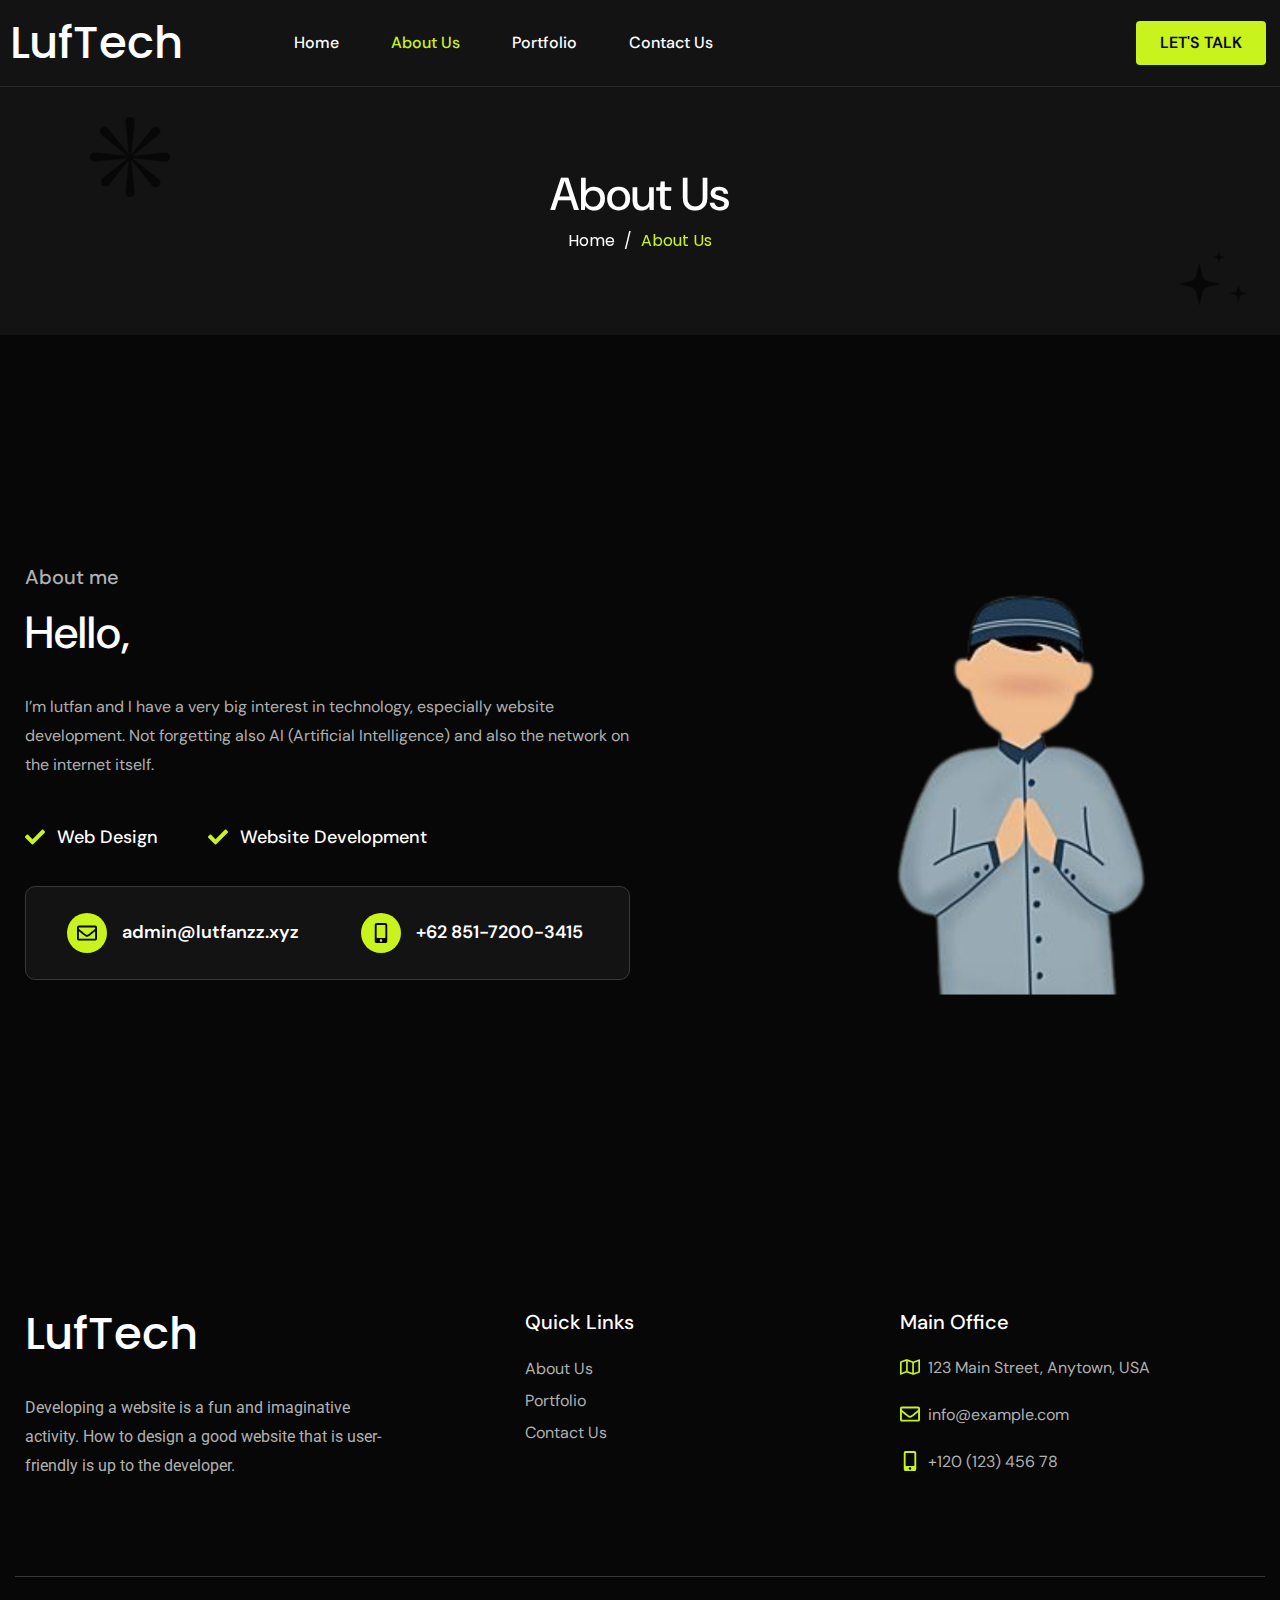
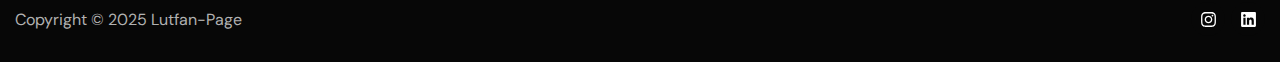
<file: about-us/index.html>
<!DOCTYPE html>
<html lang="en-US">
<head>
	<meta charset="UTF-8">
	<meta name="viewport" content="width=device-width, initial-scale=1.0, viewport-fit=cover">
		<title>About Us &#8211; Lutfan-Page</title>
<meta name="robots" content="max-image-preview:large">
<link rel="dns-prefetch" href="//fonts.googleapis.com">
<link rel="preconnect" href="https://fonts.gstatic.com/" crossorigin>
<link rel="alternate" type="application/rss+xml" title="Lutfan-Page &raquo; Feed" href="/feed/">
<link rel="alternate" type="application/rss+xml" title="Lutfan-Page &raquo; Comments Feed" href="/comments/feed/">
<script>
window._wpemojiSettings = {"baseUrl":"https:\/\/s.w.org\/images\/core\/emoji\/15.0.3\/72x72\/","ext":".png","svgUrl":"https:\/\/s.w.org\/images\/core\/emoji\/15.0.3\/svg\/","svgExt":".svg","source":{"concatemoji":"http:\/\/lfnprojek.xyz\/wp-includes\/js\/wp-emoji-release.min.js?ver=6.7.2"}};
/*! This file is auto-generated */
!function(i,n){var o,s,e;function c(e){try{var t={supportTests:e,timestamp:(new Date).valueOf()};sessionStorage.setItem(o,JSON.stringify(t))}catch(e){}}function p(e,t,n){e.clearRect(0,0,e.canvas.width,e.canvas.height),e.fillText(t,0,0);var t=new Uint32Array(e.getImageData(0,0,e.canvas.width,e.canvas.height).data),r=(e.clearRect(0,0,e.canvas.width,e.canvas.height),e.fillText(n,0,0),new Uint32Array(e.getImageData(0,0,e.canvas.width,e.canvas.height).data));return t.every(function(e,t){return e===r[t]})}function u(e,t,n){switch(t){case"flag":return n(e,"🏳️‍⚧️","🏳️​⚧️")?!1:!n(e,"🇺🇳","🇺​🇳")&&!n(e,"🏴󠁧󠁢󠁥󠁮󠁧󠁿","🏴​󠁧​󠁢​󠁥​󠁮​󠁧​󠁿");case"emoji":return!n(e,"🐦‍⬛","🐦​⬛")}return!1}function f(e,t,n){var r="undefined"!=typeof WorkerGlobalScope&&self instanceof WorkerGlobalScope?new OffscreenCanvas(300,150):i.createElement("canvas"),a=r.getContext("2d",{willReadFrequently:!0}),o=(a.textBaseline="top",a.font="600 32px Arial",{});return e.forEach(function(e){o[e]=t(a,e,n)}),o}function t(e){var t=i.createElement("script");t.src=e,t.defer=!0,i.head.appendChild(t)}"undefined"!=typeof Promise&&(o="wpEmojiSettingsSupports",s=["flag","emoji"],n.supports={everything:!0,everythingExceptFlag:!0},e=new Promise(function(e){i.addEventListener("DOMContentLoaded",e,{once:!0})}),new Promise(function(t){var n=function(){try{var e=JSON.parse(sessionStorage.getItem(o));if("object"==typeof e&&"number"==typeof e.timestamp&&(new Date).valueOf()<e.timestamp+604800&&"object"==typeof e.supportTests)return e.supportTests}catch(e){}return null}();if(!n){if("undefined"!=typeof Worker&&"undefined"!=typeof OffscreenCanvas&&"undefined"!=typeof URL&&URL.createObjectURL&&"undefined"!=typeof Blob)try{var e="postMessage("+f.toString()+"("+[JSON.stringify(s),u.toString(),p.toString()].join(",")+"));",r=new Blob([e],{type:"text/javascript"}),a=new Worker(URL.createObjectURL(r),{name:"wpTestEmojiSupports"});return void(a.onmessage=function(e){c(n=e.data),a.terminate(),t(n)})}catch(e){}c(n=f(s,u,p))}t(n)}).then(function(e){for(var t in e)n.supports[t]=e[t],n.supports.everything=n.supports.everything&&n.supports[t],"flag"!==t&&(n.supports.everythingExceptFlag=n.supports.everythingExceptFlag&&n.supports[t]);n.supports.everythingExceptFlag=n.supports.everythingExceptFlag&&!n.supports.flag,n.DOMReady=!1,n.readyCallback=function(){n.DOMReady=!0}}).then(function(){return e}).then(function(){var e;n.supports.everything||(n.readyCallback(),(e=n.source||{}).concatemoji?t(e.concatemoji):e.wpemoji&&e.twemoji&&(t(e.twemoji),t(e.wpemoji)))}))}((window,document),window._wpemojiSettings);
</script>
<style id="wp-emoji-styles-inline-css">img.wp-smiley, img.emoji {
		display: inline !important;
		border: none !important;
		box-shadow: none !important;
		height: 1em !important;
		width: 1em !important;
		margin: 0 0.07em !important;
		vertical-align: -0.1em !important;
		background: none !important;
		padding: 0 !important;
	}</style>
<link rel="stylesheet" id="contact-form-7-css" href="/wp-content/plugins/contact-form-7/includes/css/styles.css?ver=6.0.5" media="all">
<link rel="stylesheet" id="elementor-frontend-css" href="/wp-content/plugins/elementor/assets/css/frontend.min.css?ver=3.28.3" media="all">
<link rel="stylesheet" id="elementor-post-10-css" href="/wp-content/uploads/elementor/css/post-10.css?ver=1744357369" media="all">
<link rel="stylesheet" id="e-animation-fadeInUp-css" href="/wp-content/plugins/elementor/assets/lib/animations/styles/fadeInUp.min.css?ver=3.28.3" media="all">
<link rel="stylesheet" id="widget-heading-css" href="/wp-content/plugins/elementor/assets/css/widget-heading.min.css?ver=3.28.3" media="all">
<link rel="stylesheet" id="widget-icon-list-css" href="/wp-content/plugins/elementor/assets/css/widget-icon-list.min.css?ver=3.28.3" media="all">
<link rel="stylesheet" id="widget-icon-box-css" href="/wp-content/plugins/elementor/assets/css/widget-icon-box.min.css?ver=3.28.3" media="all">
<link rel="stylesheet" id="e-animation-fadeInLeft-css" href="/wp-content/plugins/elementor/assets/lib/animations/styles/fadeInLeft.min.css?ver=3.28.3" media="all">
<link rel="stylesheet" id="widget-image-css" href="/wp-content/plugins/elementor/assets/css/widget-image.min.css?ver=3.28.3" media="all">
<link rel="stylesheet" id="elementor-post-26-css" href="/wp-content/uploads/elementor/css/post-26.css?ver=1744357963" media="all">
<link rel="stylesheet" id="elementor-post-1365-css" href="/wp-content/uploads/elementor/css/post-1365.css?ver=1744357370" media="all">
<link rel="stylesheet" id="spexo-elementor-addons-1365-css" href="/wp-content/uploads/spexo-addons/css/tmpcoder-1365.css?ver=1.0.20.1744290618" media="all">
<link rel="stylesheet" id="widget-social-icons-css" href="/wp-content/plugins/elementor/assets/css/widget-social-icons.min.css?ver=3.28.3" media="all">
<link rel="stylesheet" id="e-apple-webkit-css" href="/wp-content/plugins/elementor/assets/css/conditionals/apple-webkit.min.css?ver=3.28.3" media="all">
<link rel="stylesheet" id="elementor-post-869-css" href="/wp-content/uploads/elementor/css/post-869.css?ver=1744357370" media="all">
<link rel="stylesheet" id="spexo-elementor-addons-869-css" href="/wp-content/uploads/spexo-addons/css/tmpcoder-869.css?ver=1.0.20.1744290618" media="all">
<link rel="stylesheet" id="tmpcoder-theme-css" href="/wp-content/themes/spexo/assets/css/tmpcoder-theme.min.css?ver=2.0.2" media="">
<link rel="stylesheet" id="tmpcoder-style-css" href="/wp-content/themes/spexo/assets/css/style.min.css?ver=2.0.2" media="all">
<link rel="stylesheet" id="tmpcoder-wc-style-css" href="/wp-content/themes/spexo/assets/css/tmpcoder-wc-style.min.css?ver=2.0.2" media="">
<link rel="preload" as="style" href="https://fonts.googleapis.com/css?family=DM%20Sans:100,200,300,400,500,600,700,800,900,100italic,200italic,300italic,400italic,500italic,600italic,700italic,800italic,900italic&#038;display=swap&#038;ver=1744252875">
<link rel="stylesheet" href="https://fonts.googleapis.com/css?family=DM%20Sans:100,200,300,400,500,600,700,800,900,100italic,200italic,300italic,400italic,500italic,600italic,700italic,800italic,900italic&#038;display=swap&#038;ver=1744252875" media="print" onload="this.media='all'">
<noscript><link rel="stylesheet" href="https://fonts.googleapis.com/css?family=DM%20Sans:100,200,300,400,500,600,700,800,900,100italic,200italic,300italic,400italic,500italic,600italic,700italic,800italic,900italic&#038;display=swap&#038;ver=1744252875"></noscript>
<link rel="stylesheet" id="elementor-icons-css" href="/wp-content/plugins/elementor/assets/lib/eicons/css/elementor-icons.min.css?ver=5.36.0" media="all">
<link rel="stylesheet" id="tmpcoder-woo-grid-css-css" href="/wp-content/plugins/sastra-essential-addons-for-elementor/assets/grid-widgets/frontend.min.css?ver=1.0.20" media="all">
<link rel="stylesheet" id="tmpcoder-link-animations-css-css" href="/wp-content/plugins/sastra-essential-addons-for-elementor/assets/grid-widgets/lib/tmpcoder-link-animations.min.css?ver=1.0.20" media="all">
<link rel="stylesheet" id="font-awesome-5-all-css" href="/wp-content/plugins/elementor/assets/lib/font-awesome/css/all.min.css?ver=1.0.20" media="all">
<link rel="stylesheet" id="animations-css" href="/wp-content/plugins/elementor/assets/lib/animations/animations.min.css?ver=1.0.20" media="all">
<link rel="stylesheet" id="tmpcoder-frontend-style-css" href="/wp-content/plugins/sastra-essential-addons-for-elementor/assets/css/frontend.min.css?ver=1.0.20" media="">
<style id="tmpcoder-frontend-global-options-inline-css">h1,.entry-content h1,h1.elementor-heading-title {font-size: var(--heading1-font-size);font-family: var(--heading1-font-family);font-weight: var(--heading1-font-weight);color: var(--heading1-text-color);line-height: var(--heading1-line-height);text-transform: var(--heading1-text-transform); letter-spacing: var(--heading1-letter-spacing); }h2,.entry-content h2,h2.elementor-heading-title {font-size: var(--heading2-font-size); font-family: var(--heading2-font-family);font-weight: var(--heading2-font-weight);color: var(--heading2-text-color);line-height: var(--heading2-line-height);text-transform: var(--heading2-text-transform); letter-spacing: var(--heading2-letter-spacing); }h3,.entry-content h3,h3.elementor-heading-title {font-size: var(--heading3-font-size); font-family: var(--heading3-font-family);font-weight: var(--heading3-font-weight);color: var(--heading3-text-color);line-height: var(--heading3-line-height);text-transform: var(--heading3-text-transform); letter-spacing: var(--heading3-letter-spacing); }h4,.entry-content h4,h4.elementor-heading-title {font-size: var(--heading4-font-size); font-family: var(--heading4-font-family);font-weight: var(--heading4-font-weight);color: var(--heading4-text-color);line-height: var(--heading4-line-height);text-transform: var(--heading4-text-transform); letter-spacing: var(--heading4-letter-spacing); }h5,.entry-content h5,h5.elementor-heading-title {font-size: var(--heading5-font-size); font-family: var(--heading5-font-family);font-weight: var(--heading5-font-weight);color: var(--heading5-text-color);line-height: var(--heading5-line-height);text-transform: var(--heading5-text-transform); letter-spacing: var(--heading5-letter-spacing); }h6,.entry-content h6,h6.elementor-heading-title {font-size: var(--heading6-font-size); font-family: var(--heading6-font-family);font-weight: var(--heading6-font-weight);color: var(--heading6-text-color);line-height: var(--heading6-line-height);text-transform: var(--heading6-text-transform); letter-spacing: var(--heading6-letter-spacing); }.elementor-button-wrapper .elementor-button,.elementor-widget-tmpcoder-button .tmpcoder-button,.elementor-widget-tmpcoder-dual-button .tmpcoder-dual-button .tmpcoder-button-a,.elementor-widget-tmpcoder-dual-button .tmpcoder-dual-button .tmpcoder-button-b {color:var(--button-text-color); background-color:var(--theme-button-background);border-color:var(--button-border-color);border-style:var(--button-border-type);border-top-width: var(--button-border-top);border-right-width:var(--button-border-right);border-bottom-width:var(--button-border-bottom);border-left-width:var(--button-border-left);font-family:var(--button-font-family); font-weight:var(--button-font-weight); text-align:var(--button-text-align); text-transform:var(--button-text-transform); font-size:var(--button-font-size); line-height:var(--button-line-height); letter-spacing:var(--button-letter-spacing); border-radius:var(--button-border-radius); padding-top:var(--button-padding-top);padding-right:var(--button-padding-right);padding-left:var(--button-padding-left);padding-bottom:var(--button-padding-bottom);}.elementor-widget-tmpcoder-button .tmpcoder-button:after{padding-top:var(--button-padding-top);padding-right:var(--button-padding-right);padding-left:var(--button-padding-left);padding-bottom:var(--button-padding-bottom);}.elementor-widget-tmpcoder-button .tmpcoder-button .tmpcoder-button-icon{fill:var(--button-text-color);}.elementor .elementor-widget-tmpcoder-button .tmpcoder-button-text,.elementor-widget-tmpcoder-dual-button .tmpcoder-dual-button .tmpcoder-button-a .tmpcoder-button-text-a,.elementor-widget-tmpcoder-dual-button .tmpcoder-dual-button .tmpcoder-button-b .tmpcoder-button-text-b {font-size: unset;font-weight: unset;}.elementor-widget-tmpcoder-button .tmpcoder-button-none:hover,.elementor-widget-tmpcoder-button [class*="elementor-animation"]:hover,.elementor-widget-tmpcoder-button .tmpcoder-button::before,.elementor-widget-tmpcoder-button .tmpcoder-button::after,.elementor-widget-tmpcoder-dual-button .tmpcoder-dual-button .tmpcoder-button-none:hover,.elementor-widget-tmpcoder-dual-button .tmpcoder-dual-button [class*="elementor-animation"]:hover,.elementor-widget-tmpcoder-dual-button .tmpcoder-dual-button .tmpcoder-button-effect::before,.elementor-widget-tmpcoder-dual-button .tmpcoder-dual-button .tmpcoder-button-effect::after {background-color: unset;}.elementor-button-wrapper .elementor-button:hover,.elementor-widget-tmpcoder-button .tmpcoder-button:hover {background-color:var(--theme-button-background-hover);border-color:var(--button-border-hover-color);color: var(--button-text-hover-color);border-style:var(--button-border-hover-type);border-top-width: var(--button-border-hover-top);border-right-width:var(--button-border-hover-right);border-bottom-width:var(--button-border-hover-bottom);border-left-width:var(--button-border-hover-left);}.elementor-widget-tmpcoder-button .tmpcoder-button:hover:after{}.elementor-widget-tmpcoder-button .tmpcoder-button:hover .tmpcoder-button-icon{fill:var(--button-text-hover-color);}@media (max-width: 1025px) {body {font-size: var(--theme-font-size-tablet);line-height: var(--theme-line-height-tablet);letter-spacing: var(--theme-letter-spacing-tablet)}h1,.entry-content h1,h1.elementor-heading-title {font-size: var(--heading1-font-size-tablet);line-height: var(--heading1-line-height-tablet);letter-spacing: var(--heading1-letter-spacing-tablet); }h2,.entry-content h2,h2.elementor-heading-title {font-size: var(--heading2-font-size-tablet);line-height: var(--heading2-line-height-tablet);letter-spacing: var(--heading2-letter-spacing-tablet); }h3,.entry-content h3,h3.elementor-heading-title {font-size: var(--heading3-font-size-tablet);line-height: var(--heading3-line-height-tablet);letter-spacing: var(--heading3-letter-spacing-tablet); }h4,.entry-content h4,h4.elementor-heading-title {font-size: var(--heading4-font-size-tablet);line-height: var(--heading4-line-height-tablet);letter-spacing: var(--heading4-letter-spacing-tablet); }h5,.entry-content h5,h5.elementor-heading-title {font-size: var(--heading5-font-size-tablet);line-height: var(--heading5-line-height-tablet);letter-spacing: var(--heading5-letter-spacing-tablet); }h6,.entry-content h6,h6.elementor-heading-title {font-size: var(--heading6-font-size-tablet);line-height: var(--heading6-line-height-tablet);letter-spacing: var(--heading6-letter-spacing-tablet); }button,.elementor-button-wrapper .elementor-button,.elementor-widget-tmpcoder-button .tmpcoder-button,.elementor-widget-tmpcoder-dual-button .tmpcoder-dual-button .tmpcoder-button-a,.elementor-widget-tmpcoder-dual-button .tmpcoder-dual-button .tmpcoder-button-b { font-size:var(--button-font-size-tablet); line-height:var(--button-line-height-tablet); letter-spacing:var(--button-letter-spacing-tablet); padding-top:var(--button-tablet-padding-top);padding-right:var(--button-tablet-padding-right);padding-left:var(--button-tablet-padding-left);padding-bottom:var(--button-tablet-padding-bottom);}.tmpcoder-navigation-menu__align-tablet-center nav ul {display: grid;text-align: center;align-items: center;justify-content: center!important;}.tmpcoder-navigation-menu__align-tablet-right nav ul {display: grid;text-align: right;align-items: right;justify-content: right!important;}.tmpcoder-navigation-menu__align-tablet-left nav ul {display: grid;text-align: left;align-items: left;justify-content: left!important;}}@media (max-width: 768px) {body {font-size: var(--theme-font-size-mobile);line-height: var(--theme-line-height-mobile);letter-spacing: var(--theme-letter-spacing-mobile)}h1,.entry-content h1,h1.elementor-heading-title {font-size: var(--heading1-font-size-mobile);line-height: var(--heading1-line-height-mobile);letter-spacing: var(--heading1-letter-spacing-mobile); }h2,.entry-content h2,h2.elementor-heading-title {font-size: var(--heading2-font-size-mobile);line-height: var(--heading2-line-height-mobile);letter-spacing: var(--heading2-letter-spacing-mobile); }h3,.entry-content h3,h3.elementor-heading-title {font-size: var(--heading3-font-size-mobile);line-height: var(--heading3-line-height-mobile);letter-spacing: var(--heading3-letter-spacing-mobile); }h4,.entry-content h4,h4.elementor-heading-title {font-size: var(--heading4-font-size-mobile);line-height: var(--heading4-line-height-mobile);letter-spacing: var(--heading4-letter-spacing-mobile); }h5,.entry-content h5,h5.elementor-heading-title {font-size: var(--heading5-font-size-mobile);line-height: var(--heading5-line-height-mobile);letter-spacing: var(--heading5-letter-spacing-mobile); }h6,.entry-content h6,h6.elementor-heading-title {font-size: var(--heading6-font-size-mobile);line-height: var(--heading6-line-height-mobile);letter-spacing: var(--heading6-letter-spacing-mobile); }button,.elementor-button-wrapper .elementor-button,.elementor-widget-tmpcoder-button .tmpcoder-button,.elementor-widget-tmpcoder-dual-button .tmpcoder-dual-button .tmpcoder-button-a,.elementor-widget-tmpcoder-dual-button .tmpcoder-dual-button .tmpcoder-button-b { font-size:var(--button-font-size-mobile); line-height:var(--button-line-height-mobile); letter-spacing:var(--button-letter-spacing-mobile); padding-top:var(--button-mobile-padding-top);padding-right:var(--button-mobile-padding-right);padding-left:var(--button-mobile-padding-left);padding-bottom:var(--button-mobile-padding-bottom);}.tmpcoder-navigation-menu__align-mobile-center nav ul {display: grid;text-align: center;align-items: center;justify-content: center!important;}.tmpcoder-navigation-menu__align-mobile-right nav ul {display: grid;text-align: right;align-items: right;justify-content: right!important;}.tmpcoder-navigation-menu__align-mobile-left nav ul {display: grid;text-align: left;align-items: left;justify-content: left!important;}}.wp-block-button .wp-block-button__link,.elementor-button-wrapper .elementor-button,.elementor-button-wrapper .elementor-button:visited {color:var(--button-text-color);fill:var(--button-text-color);},.elementor-button:hover{color:var(--button-text-hover-color);fill:var(--button-text-hover-color);}</style>
<style id="tmpcoder-theme-variable-inline-css">:root, .editor-styles-wrapper {
--tmpcoder-container-width: 1200px;
--tmpcoder-tablet-container-width: 1024px;
--tmpcoder-mobile-container-width: 767px;
--theme-primary-color:#131313;
--theme-secondary-color:#070707;
--theme-accent-color:#FFFFFF;
--theme-background-color:#131313;
--theme-button-background:#C9F31D;
--theme-button-background-hover:#070707;
--theme-link-color:#B1B1B1;
--theme-link-hover-color:#C9F31D;
--theme-global-border-color:#393939;
--theme-global-color-1:#FFFFFF;
--theme-global-color-2:#FFFFFF;
--theme-global-color-3:#FFFFFF;
--theme-global-color-4:#ffffff;
--theme-font-family:DM Sans;
--theme-font-weight:400;
--theme-font-size:16px;
--theme-line-height:29px;
--theme-letter-spacing:0px;
--theme-font-size-tablet:16px;
--theme-line-height-tablet:29px;
--theme-letter-spacing-tablet:0px;
--theme-font-size-mobile:14px;
--theme-line-height-mobile:24px;
--theme-letter-spacing-mobile:0px;
--theme-text-color:#b1b1b1;
--heading1-font-family:DM Sans;
--heading1-font-weight:500;
--heading1-font-style: normal;
--heading1-text-align: initial;
--heading1-text-transform: initial;
--heading1-font-size:60px;
--heading1-line-height:54px;
--heading1-letter-spacing:0px;
--heading1-text-color:#ffffff;
--heading2-font-family:DM Sans;
--heading2-font-weight:500;
--heading2-font-style: normal;
--heading2-text-align: initial;
--heading2-text-transform: initial;
--heading2-font-size:45px;
--heading2-line-height:50px;
--heading2-letter-spacing:0px;
--heading2-text-color:#ffffff;
--heading3-font-family:DM Sans;
--heading3-font-weight:500;
--heading3-font-style: normal;
--heading3-text-align: initial;
--heading3-text-transform: initial;
--heading3-font-size:40px;
--heading3-line-height:46px;
--heading3-letter-spacing:0px;
--heading3-text-color:#ffffff;
--heading4-font-family:DM Sans;
--heading4-font-weight:500;
--heading4-font-style: normal;
--heading4-text-align: initial;
--heading4-text-transform: initial;
--heading4-font-size:35px;
--heading4-line-height:40px;
--heading4-letter-spacing:0px;
--heading4-text-color:#ffffff;
--heading5-font-family:DM Sans;
--heading5-font-weight:500;
--heading5-font-style: normal;
--heading5-text-align: initial;
--heading5-text-transform: initial;
--heading5-font-size:30px;
--heading5-line-height:36px;
--heading5-letter-spacing:0px;
--heading5-text-color:#ffffff;
--heading6-font-family:DM Sans;
--heading6-font-weight:500;
--heading6-font-style: normal;
--heading6-text-align: initial;
--heading6-text-transform: initial;
--heading6-font-size:20px;
--heading6-line-height:26px;
--heading6-letter-spacing:0px;
--heading6-text-color:#ffffff;
--heading1-font-size-tablet:46px;
--heading1-line-height-tablet:50px;
--heading1-letter-spacing-tablet:0px;
--heading2-font-size-tablet:38px;
--heading2-line-height-tablet:45px;
--heading2-letter-spacing-tablet:0px;
--heading3-font-size-tablet:36px;
--heading3-line-height-tablet:41px;
--heading3-letter-spacing-tablet:0px;
--heading4-font-size-tablet:32px;
--heading4-line-height-tablet:36px;
--heading4-letter-spacing-tablet:0px;
--heading5-font-size-tablet:26px;
--heading5-line-height-tablet:30px;
--heading5-letter-spacing-tablet:0px;
--heading6-font-size-tablet:20px;
--heading6-line-height-tablet:26px;
--heading6-letter-spacing-tablet:0px;
--heading1-font-size-mobile:38px;
--heading1-line-height-mobile:44px;
--heading1-letter-spacing-mobile:0px;
--heading2-font-size-mobile:30px;
--heading2-line-height-mobile:40px;
--heading2-letter-spacing-mobile:0px;
--heading3-font-size-mobile:26px;
--heading3-line-height-mobile:29px;
--heading3-letter-spacing-mobile:0px;
--heading4-font-size-mobile:24px;
--heading4-line-height-mobile:27px;
--heading4-letter-spacing-mobile:0px;
--heading5-font-size-mobile:22px;
--heading5-line-height-mobile:27px;
--heading5-letter-spacing-mobile:0px;
--heading6-font-size-mobile:18px;
--heading6-line-height-mobile:22px;
--heading6-letter-spacing-mobile:0px;
--button-font-family:DM Sans;
--button-font-weight:600;
--button-text-align: initial;
--button-text-transform:uppercase;
--button-font-size:16px;
--button-line-height:20px;
--button-letter-spacing:0px;
--button-text-color:#070707;
--button-text-hover-color:#C9F31D;
--button-border-radius:4px;
--button-padding-top:11px;
--button-padding-right:25px;
--button-padding-bottom:11px;
--button-padding-left:25px;
--button-border-color:#c9f31d;
--button-border-hover-color:#c9f31d;
--button-border-type:solid;
--button-border-top:2px;
--button-border-right:2px;
--button-border-bottom:2px;
--button-border-left:2px;
--button-border-hover-type:solid;
--button-border-hover-top:2px;
--button-border-hover-right:2px;
--button-border-hover-bottom:2px;
--button-border-hover-left:2px;
--button-font-size-tablet:16px;
--button-line-height-tablet:20px;
--button-letter-spacing-tablet:0px;
--button-tablet-padding-top:11px;
--button-tablet-padding-right:25px;
--button-tablet-padding-bottom:11px;
--button-tablet-padding-left:25px;
--button-font-size-mobile:16px;
--button-line-height-mobile:20px;
--button-letter-spacing-mobile:0px;
--button-mobile-padding-top:11px;
--button-mobile-padding-right:25px;
--button-mobile-padding-bottom:11px;
--button-mobile-padding-left:25px;
}</style>
<style id="tmpcoder-elementor-globle-variables-inline-css">:root{--e-global-color-tmpcoderprimarycolor:#131313;--e-global-color-tmpcodersecondarycolor:#070707;--e-global-color-tmpcoderaccentcolor:#FFFFFF;--e-global-color-tmpcoderbodybackgroundcolor:#FFFFFF;--e-global-color-tmpcoderthemecolor1:#FFFFFF;--e-global-color-tmpcoderthemecolor2:#FFFFFF;--e-global-color-tmpcoderthemecolor4:#131313;--e-global-color-tmpcoderlinkcolor:#B1B1B1;--e-global-color-tmpcoderlinkhovercolor:#C9F31D;--e-global-color-tmpcoderglobalbordercolor:#393939;--e-global-color-tmpcodersitefontscolor:#b1b1b1;--e-global-color-tmpcoderbuttonfontscolor:#070707;--e-global-color-tmpcoderbuttonfontshovercolor:#C9F31D;--e-global-color-tmpcoderbuttonbackgroundcolor:#C9F31D;--e-global-color-tmpcoderbuttonbackgroundhovercolor:#070707;--e-global-color-tmpcoderbuttonbordercolor:#c9f31d;--e-global-color-tmpcoderbuttonborderhovercolor:#c9f31d;}</style>
<link rel="stylesheet" id="elementor-gf-local-roboto-css" href="/wp-content/uploads/elementor/google-fonts/css/roboto.css?ver=1744251928" media="all">
<link rel="stylesheet" id="elementor-gf-local-robotoslab-css" href="/wp-content/uploads/elementor/google-fonts/css/robotoslab.css?ver=1744251940" media="all">
<link rel="stylesheet" id="elementor-gf-local-poppins-css" href="/wp-content/uploads/elementor/google-fonts/css/poppins.css?ver=1744254148" media="all">
<script src="/wp-includes/js/jquery/jquery.min.js?ver=3.7.1" id="jquery-core-js"></script>
<script src="/wp-includes/js/jquery/jquery-migrate.min.js?ver=3.4.1" id="jquery-migrate-js"></script>
<script src="/wp-content/plugins/sastra-essential-addons-for-elementor/assets/js/utils.min.js?ver=1.0.20" id="tmpcoder-redirect-url-utils-script-js"></script>
<link rel="https://api.w.org/" href="/wp-json/">
<link rel="alternate" title="JSON" type="application/json" href="/wp-json/wp/v2/pages/26">
<link rel="EditURI" type="application/rsd+xml" title="RSD" href="/xmlrpc.php?rsd">
<meta name="generator" content="WordPress 6.7.2">
<link rel="canonical" href="/about-us/">
<link rel="shortlink" href="/?p=26">
<link rel="alternate" title="oEmbed (JSON)" type="application/json+oembed" href="/wp-json/oembed/1.0/embed?url=https%3A%2F%2F%2Fabout-us%2F">
<link rel="alternate" title="oEmbed (XML)" type="text/xml+oembed" href="/wp-json/oembed/1.0/embed?url=https%3A%2F%2F%2Fabout-us%2F#038;format=xml">
<meta name="generator" content="Redux 4.5.7">
<meta name="generator" content="Elementor 3.28.3; features: e_font_icon_svg, additional_custom_breakpoints, e_local_google_fonts, e_element_cache; settings: css_print_method-external, google_font-enabled, font_display-swap">
			<style>.e-con.e-parent:nth-of-type(n+4):not(.e-lazyloaded):not(.e-no-lazyload),
				.e-con.e-parent:nth-of-type(n+4):not(.e-lazyloaded):not(.e-no-lazyload) * {
					background-image: none !important;
				}
				@media screen and (max-height: 1024px) {
					.e-con.e-parent:nth-of-type(n+3):not(.e-lazyloaded):not(.e-no-lazyload),
					.e-con.e-parent:nth-of-type(n+3):not(.e-lazyloaded):not(.e-no-lazyload) * {
						background-image: none !important;
					}
				}
				@media screen and (max-height: 640px) {
					.e-con.e-parent:nth-of-type(n+2):not(.e-lazyloaded):not(.e-no-lazyload),
					.e-con.e-parent:nth-of-type(n+2):not(.e-lazyloaded):not(.e-no-lazyload) * {
						background-image: none !important;
					}
				}</style>
			<link rel="icon" href="/wp-content/uploads/2024/01/favicon.png" sizes="32x32">
<link rel="icon" href="/wp-content/uploads/2024/01/favicon.png" sizes="192x192">
<link rel="apple-touch-icon" href="/wp-content/uploads/2024/01/favicon.png">
<meta name="msapplication-TileImage" content="/wp-content/uploads/2024/01/favicon.png">
</head>

<body class="page-template page-template-elementor_header_footer page page-id-26 wp-embed-responsive demo-03 no-sidebar elementor-default elementor-template-full-width elementor-kit-10 elementor-page elementor-page-26">

 <div class="tmpcoder-video-popup"></div> <div id="page-wrap">		<div data-elementor-type="wp-post" data-elementor-id="1365" class="elementor elementor-1365">
						<section data-tmpcoder-sticky-section="yes" data-tmpcoder-position-type="sticky" data-tmpcoder-position-offset="0" data-tmpcoder-position-location="top" data-tmpcoder-sticky-devices="mobile_sticky tablet_sticky desktop_sticky" data-tmpcoder-custom-breakpoints="" data-tmpcoder-active-breakpoints="mobile_sticky tablet_sticky desktop_sticky" data-tmpcoder-z-index="" data-tmpcoder-sticky-hide="" data-tmpcoder-replace-header="" data-tmpcoder-animation-duration="" data-tmpcoder-sticky-type="fixed" class="elementor-section elementor-top-section elementor-element elementor-element-2b3e6e4 elementor-section-content-middle tmpcoder-sticky-section-yes elementor-section-boxed elementor-section-height-default elementor-section-height-default tmpcoder-jarallax-no tmpcoder-parallax-no tmpcoder-particle-no" data-id="2b3e6e4" data-element_type="section" data-settings="{&quot;background_background&quot;:&quot;classic&quot;,&quot;position_offset&quot;:0,&quot;position_offset_tablet&quot;:0,&quot;position_offset_mobile&quot;:0}">
						<div class="elementor-container elementor-column-gap-default">
					<div class="elementor-column elementor-col-33 elementor-top-column elementor-element elementor-element-a116ba3" data-id="a116ba3" data-element_type="column">
			<div class="elementor-widget-wrap elementor-element-populated">
						<div class="elementor-element elementor-element-421fb97 elementor-widget elementor-widget-heading" data-id="421fb97" data-element_type="widget" data-widget_type="heading.default">
				<div class="elementor-widget-container">
					<h2 class="elementor-heading-title elementor-size-default"><a href="/">LufTech</a></h2>				</div>
				</div>
					</div>
		</div>
				<div class="elementor-column elementor-col-33 elementor-top-column elementor-element elementor-element-9ef249e" data-id="9ef249e" data-element_type="column">
			<div class="elementor-widget-wrap elementor-element-populated">
						<div class="elementor-element elementor-element-abff71f tmpcoder-main-nav-menu-align-center tmpcoder-main-nav-menu-align--tabletright elementor-widget__width-initial tmpcoder-main-nav-menu-align--mobileleft tmpcoder-pointer-underline tmpcoder-pointer-line-fx tmpcoder-pointer-fx-fade tmpcoder-sub-icon-caret-down tmpcoder-sub-menu-fx-fade tmpcoder-nav-menu-bp-mobile tmpcoder-mobile-menu-full-width tmpcoder-mobile-menu-item-align-center tmpcoder-mobile-toggle-v1 tmpcoder-sub-divider-yes tmpcoder-mobile-divider-yes elementor-widget elementor-widget-tmpcoder-nav-menu" data-id="abff71f" data-element_type="widget" data-settings="{&quot;menu_layout&quot;:&quot;horizontal&quot;}" data-widget_type="tmpcoder-nav-menu.default">
				<div class="elementor-widget-container">
					<nav class="tmpcoder-nav-menu-container tmpcoder-nav-menu-horizontal" data-trigger="hover"><ul id="menu-1-abff71f" class="tmpcoder-nav-menu">
<li class="menu-item menu-item-type-post_type menu-item-object-page menu-item-home menu-item-41"><a href="/" class="tmpcoder-menu-item tmpcoder-pointer-item">Home</a></li>
<li class="menu-item menu-item-type-post_type menu-item-object-page current-menu-item page_item page-item-26 current_page_item menu-item-40"><a href="/about-us/" aria-current="page" class="tmpcoder-menu-item tmpcoder-pointer-item tmpcoder-active-menu-item">About Us</a></li>
<li class="menu-item menu-item-type-post_type menu-item-object-page menu-item-38"><a href="/portfolio/" class="tmpcoder-menu-item tmpcoder-pointer-item">Portfolio</a></li>
<li class="menu-item menu-item-type-post_type menu-item-object-page menu-item-527"><a href="/contact-us/" class="tmpcoder-menu-item tmpcoder-pointer-item">Contact Us</a></li>
</ul></nav><nav class="tmpcoder-mobile-nav-menu-container"><div class="tmpcoder-mobile-toggle-wrap"><div class="tmpcoder-mobile-toggle">
<span class="tmpcoder-mobile-toggle-line"></span><span class="tmpcoder-mobile-toggle-line"></span><span class="tmpcoder-mobile-toggle-line"></span>
</div></div>
<ul id="mobile-menu-2-abff71f" class="tmpcoder-mobile-nav-menu">
<li class="menu-item menu-item-type-post_type menu-item-object-page menu-item-home menu-item-41"><a href="/" class="tmpcoder-mobile-menu-item">Home</a></li>
<li class="menu-item menu-item-type-post_type menu-item-object-page current-menu-item page_item page-item-26 current_page_item menu-item-40"><a href="/about-us/" aria-current="page" class="tmpcoder-mobile-menu-item tmpcoder-active-menu-item">About Us</a></li>
<li class="menu-item menu-item-type-post_type menu-item-object-page menu-item-38"><a href="/portfolio/" class="tmpcoder-mobile-menu-item">Portfolio</a></li>
<li class="menu-item menu-item-type-post_type menu-item-object-page menu-item-527"><a href="/contact-us/" class="tmpcoder-mobile-menu-item">Contact Us</a></li>
</ul></nav>				</div>
				</div>
					</div>
		</div>
				<div class="elementor-column elementor-col-33 elementor-top-column elementor-element elementor-element-52c036c" data-id="52c036c" data-element_type="column">
			<div class="elementor-widget-wrap elementor-element-populated">
						<div class="elementor-element elementor-element-29fd0dd tmpcoder-offcanvas-align-right elementor-hidden-tablet elementor-hidden-mobile tmpcoder-offcanvas-entrance-animation-fade elementor-widget elementor-widget-tmpcoder-offcanvas" data-id="29fd0dd" data-element_type="widget" data-widget_type="tmpcoder-offcanvas.default">
				<div class="elementor-widget-container">
					
		<div class="tmpcoder-offcanvas-container" data-offcanvas-open="no">			<button class="tmpcoder-offcanvas-trigger">
													<span>Let&#039;s Talk</span>
							</button>

			<div class="tmpcoder-offcanvas-wrap tmpcoder-offcanvas-wrap-right">
				<div class="tmpcoder-offcanvas-content tmpcoder-offcanvas-content-right">
					<div class="tmpcoder-offcanvas-header">
						<span class="tmpcoder-close-offcanvas">
							<i class="fa fa-times" aria-hidden="true"></i>
						</span>
											</div>
							<div data-elementor-type="page" data-elementor-id="102" class="elementor elementor-102">
						<section class="elementor-section elementor-top-section elementor-element elementor-element-4e41236 elementor-section-content-middle elementor-section-boxed elementor-section-height-default elementor-section-height-default tmpcoder-jarallax-no tmpcoder-parallax-no tmpcoder-particle-no" data-id="4e41236" data-element_type="section" data-settings="{&quot;background_background&quot;:&quot;classic&quot;}">
						<div class="elementor-container elementor-column-gap-default">
					<div class="elementor-column elementor-col-100 elementor-top-column elementor-element elementor-element-83e7caa" data-id="83e7caa" data-element_type="column" data-settings="{&quot;background_background&quot;:&quot;classic&quot;}">
			<div class="elementor-widget-wrap elementor-element-populated">
						<div class="elementor-element elementor-element-274117b elementor-widget elementor-widget-image" data-id="274117b" data-element_type="widget" data-widget_type="image.default">
				<div class="elementor-widget-container">
															<img width="167" height="32" src="/wp-content/uploads/2024/01/logo.png" class="attachment-full size-full wp-image-8" alt="">															</div>
				</div>
				<div class="elementor-element elementor-element-7a740dd elementor-widget elementor-widget-heading" data-id="7a740dd" data-element_type="widget" data-widget_type="heading.default">
				<div class="elementor-widget-container">
					<h3 class="elementor-heading-title elementor-size-default">Unique Digital Ideas for Business
</h3>				</div>
				</div>
				<div class="elementor-element elementor-element-b52feca elementor-widget elementor-widget-text-editor" data-id="b52feca" data-element_type="widget" data-widget_type="text-editor.default">
				<div class="elementor-widget-container">
									Develop a blockchain-based loyalty program that offers secure and transparent rewards, fostering customer trust and creating a competitive edge in the market.								</div>
				</div>
				<div class="elementor-element elementor-element-b3130e8 elementor-widget elementor-widget-heading" data-id="b3130e8" data-element_type="widget" data-widget_type="heading.default">
				<div class="elementor-widget-container">
					<h3 class="elementor-heading-title elementor-size-default">Main Office</h3>				</div>
				</div>
				<div class="elementor-element elementor-element-82be69a elementor-position-left elementor-vertical-align-middle elementor-view-default elementor-mobile-position-top elementor-widget elementor-widget-icon-box" data-id="82be69a" data-element_type="widget" data-widget_type="icon-box.default">
				<div class="elementor-widget-container">
							<div class="elementor-icon-box-wrapper">

						<div class="elementor-icon-box-icon">
				<span class="elementor-icon">
				<svg aria-hidden="true" class="e-font-icon-svg e-far-map" viewbox="0 0 576 512" xmlns="http://www.w3.org/2000/svg"><path d="M560.02 32c-1.96 0-3.98.37-5.96 1.16L384.01 96H384L212 35.28A64.252 64.252 0 0 0 191.76 32c-6.69 0-13.37 1.05-19.81 3.14L20.12 87.95A32.006 32.006 0 0 0 0 117.66v346.32C0 473.17 7.53 480 15.99 480c1.96 0 3.97-.37 5.96-1.16L192 416l172 60.71a63.98 63.98 0 0 0 40.05.15l151.83-52.81A31.996 31.996 0 0 0 576 394.34V48.02c0-9.19-7.53-16.02-15.98-16.02zM224 90.42l128 45.19v285.97l-128-45.19V90.42zM48 418.05V129.07l128-44.53v286.2l-.64.23L48 418.05zm480-35.13l-128 44.53V141.26l.64-.24L528 93.95v288.97z"></path></svg>				</span>
			</div>
			
						<div class="elementor-icon-box-content">

									<span class="elementor-icon-box-title">
						<span>
							123 Main Street, Anytown, USA 						</span>
					</span>
				
				
			</div>
			
		</div>
						</div>
				</div>
				<div class="elementor-element elementor-element-b36d189 elementor-position-left elementor-vertical-align-middle elementor-view-default elementor-mobile-position-top elementor-widget elementor-widget-icon-box" data-id="b36d189" data-element_type="widget" data-widget_type="icon-box.default">
				<div class="elementor-widget-container">
							<div class="elementor-icon-box-wrapper">

						<div class="elementor-icon-box-icon">
				<a href="mailto:info@example.com" class="elementor-icon" aria-label="info@example.com">
				<svg aria-hidden="true" class="e-font-icon-svg e-far-envelope" viewbox="0 0 512 512" xmlns="http://www.w3.org/2000/svg"><path d="M464 64H48C21.49 64 0 85.49 0 112v288c0 26.51 21.49 48 48 48h416c26.51 0 48-21.49 48-48V112c0-26.51-21.49-48-48-48zm0 48v40.805c-22.422 18.259-58.168 46.651-134.587 106.49-16.841 13.247-50.201 45.072-73.413 44.701-23.208.375-56.579-31.459-73.413-44.701C106.18 199.465 70.425 171.067 48 152.805V112h416zM48 400V214.398c22.914 18.251 55.409 43.862 104.938 82.646 21.857 17.205 60.134 55.186 103.062 54.955 42.717.231 80.509-37.199 103.053-54.947 49.528-38.783 82.032-64.401 104.947-82.653V400H48z"></path></svg>				</a>
			</div>
			
						<div class="elementor-icon-box-content">

									<span class="elementor-icon-box-title">
						<a href="mailto:info@example.com">
							info@example.com						</a>
					</span>
				
				
			</div>
			
		</div>
						</div>
				</div>
				<div class="elementor-element elementor-element-51a4c5b elementor-position-left elementor-vertical-align-middle elementor-view-default elementor-mobile-position-top elementor-widget elementor-widget-icon-box" data-id="51a4c5b" data-element_type="widget" data-widget_type="icon-box.default">
				<div class="elementor-widget-container">
							<div class="elementor-icon-box-wrapper">

						<div class="elementor-icon-box-icon">
				<a href="tel:+12012345678" class="elementor-icon" aria-label="+120 (123) 456 78">
				<svg aria-hidden="true" class="e-font-icon-svg e-fas-mobile-alt" viewbox="0 0 320 512" xmlns="http://www.w3.org/2000/svg"><path d="M272 0H48C21.5 0 0 21.5 0 48v416c0 26.5 21.5 48 48 48h224c26.5 0 48-21.5 48-48V48c0-26.5-21.5-48-48-48zM160 480c-17.7 0-32-14.3-32-32s14.3-32 32-32 32 14.3 32 32-14.3 32-32 32zm112-108c0 6.6-5.4 12-12 12H60c-6.6 0-12-5.4-12-12V60c0-6.6 5.4-12 12-12h200c6.6 0 12 5.4 12 12v312z"></path></svg>				</a>
			</div>
			
						<div class="elementor-icon-box-content">

									<span class="elementor-icon-box-title">
						<a href="tel:+12012345678">
							+120 (123) 456 78						</a>
					</span>
				
				
			</div>
			
		</div>
						</div>
				</div>
				<div class="elementor-element elementor-element-960e520 elementor-widget elementor-widget-heading" data-id="960e520" data-element_type="widget" data-widget_type="heading.default">
				<div class="elementor-widget-container">
					<h3 class="elementor-heading-title elementor-size-default">Follow Us</h3>				</div>
				</div>
				<div class="elementor-element elementor-element-50b18b7 elementor-shape-circle e-grid-align-left elementor-grid-0 elementor-widget elementor-widget-social-icons" data-id="50b18b7" data-element_type="widget" data-widget_type="social-icons.default">
				<div class="elementor-widget-container">
							<div class="elementor-social-icons-wrapper elementor-grid">
							<span class="elementor-grid-item">
					<a class="elementor-icon elementor-social-icon elementor-social-icon-facebook elementor-repeater-item-1cfdef5" target="_blank">
						<span class="elementor-screen-only">Facebook</span>
						<svg class="e-font-icon-svg e-fab-facebook" viewbox="0 0 512 512" xmlns="http://www.w3.org/2000/svg"><path d="M504 256C504 119 393 8 256 8S8 119 8 256c0 123.78 90.69 226.38 209.25 245V327.69h-63V256h63v-54.64c0-62.15 37-96.48 93.67-96.48 27.14 0 55.52 4.84 55.52 4.84v61h-31.28c-30.8 0-40.41 19.12-40.41 38.73V256h68.78l-11 71.69h-57.78V501C413.31 482.38 504 379.78 504 256z"></path></svg>					</a>
				</span>
							<span class="elementor-grid-item">
					<a class="elementor-icon elementor-social-icon elementor-social-icon-twitter elementor-repeater-item-c020a71" target="_blank">
						<span class="elementor-screen-only">Twitter</span>
						<svg class="e-font-icon-svg e-fab-twitter" viewbox="0 0 512 512" xmlns="http://www.w3.org/2000/svg"><path d="M459.37 151.716c.325 4.548.325 9.097.325 13.645 0 138.72-105.583 298.558-298.558 298.558-59.452 0-114.68-17.219-161.137-47.106 8.447.974 16.568 1.299 25.34 1.299 49.055 0 94.213-16.568 130.274-44.832-46.132-.975-84.792-31.188-98.112-72.772 6.498.974 12.995 1.624 19.818 1.624 9.421 0 18.843-1.3 27.614-3.573-48.081-9.747-84.143-51.98-84.143-102.985v-1.299c13.969 7.797 30.214 12.67 47.431 13.319-28.264-18.843-46.781-51.005-46.781-87.391 0-19.492 5.197-37.36 14.294-52.954 51.655 63.675 129.3 105.258 216.365 109.807-1.624-7.797-2.599-15.918-2.599-24.04 0-57.828 46.782-104.934 104.934-104.934 30.213 0 57.502 12.67 76.67 33.137 23.715-4.548 46.456-13.32 66.599-25.34-7.798 24.366-24.366 44.833-46.132 57.827 21.117-2.273 41.584-8.122 60.426-16.243-14.292 20.791-32.161 39.308-52.628 54.253z"></path></svg>					</a>
				</span>
							<span class="elementor-grid-item">
					<a class="elementor-icon elementor-social-icon elementor-social-icon-youtube elementor-repeater-item-ebe3fc6" target="_blank">
						<span class="elementor-screen-only">Youtube</span>
						<svg class="e-font-icon-svg e-fab-youtube" viewbox="0 0 576 512" xmlns="http://www.w3.org/2000/svg"><path d="M549.655 124.083c-6.281-23.65-24.787-42.276-48.284-48.597C458.781 64 288 64 288 64S117.22 64 74.629 75.486c-23.497 6.322-42.003 24.947-48.284 48.597-11.412 42.867-11.412 132.305-11.412 132.305s0 89.438 11.412 132.305c6.281 23.65 24.787 41.5 48.284 47.821C117.22 448 288 448 288 448s170.78 0 213.371-11.486c23.497-6.321 42.003-24.171 48.284-47.821 11.412-42.867 11.412-132.305 11.412-132.305s0-89.438-11.412-132.305zm-317.51 213.508V175.185l142.739 81.205-142.739 81.201z"></path></svg>					</a>
				</span>
							<span class="elementor-grid-item">
					<a class="elementor-icon elementor-social-icon elementor-social-icon-instagram elementor-repeater-item-b417253" target="_blank">
						<span class="elementor-screen-only">Instagram</span>
						<svg class="e-font-icon-svg e-fab-instagram" viewbox="0 0 448 512" xmlns="http://www.w3.org/2000/svg"><path d="M224.1 141c-63.6 0-114.9 51.3-114.9 114.9s51.3 114.9 114.9 114.9S339 319.5 339 255.9 287.7 141 224.1 141zm0 189.6c-41.1 0-74.7-33.5-74.7-74.7s33.5-74.7 74.7-74.7 74.7 33.5 74.7 74.7-33.6 74.7-74.7 74.7zm146.4-194.3c0 14.9-12 26.8-26.8 26.8-14.9 0-26.8-12-26.8-26.8s12-26.8 26.8-26.8 26.8 12 26.8 26.8zm76.1 27.2c-1.7-35.9-9.9-67.7-36.2-93.9-26.2-26.2-58-34.4-93.9-36.2-37-2.1-147.9-2.1-184.9 0-35.8 1.7-67.6 9.9-93.9 36.1s-34.4 58-36.2 93.9c-2.1 37-2.1 147.9 0 184.9 1.7 35.9 9.9 67.7 36.2 93.9s58 34.4 93.9 36.2c37 2.1 147.9 2.1 184.9 0 35.9-1.7 67.7-9.9 93.9-36.2 26.2-26.2 34.4-58 36.2-93.9 2.1-37 2.1-147.8 0-184.8zM398.8 388c-7.8 19.6-22.9 34.7-42.6 42.6-29.5 11.7-99.5 9-132.1 9s-102.7 2.6-132.1-9c-19.6-7.8-34.7-22.9-42.6-42.6-11.7-29.5-9-99.5-9-132.1s-2.6-102.7 9-132.1c7.8-19.6 22.9-34.7 42.6-42.6 29.5-11.7 99.5-9 132.1-9s102.7-2.6 132.1 9c19.6 7.8 34.7 22.9 42.6 42.6 11.7 29.5 9 99.5 9 132.1s2.7 102.7-9 132.1z"></path></svg>					</a>
				</span>
					</div>
						</div>
				</div>
					</div>
		</div>
					</div>
		</section>
				</div>
		<span class="tmpcoder-template-edit-btn" data-permalink="/?elementor_library=sidebar">Edit Template</span>				</div>
			</div>
		</div>
        
    				</div>
				</div>
					</div>
		</div>
					</div>
		</section>
				</div>
		<div class="page-content">		<div data-elementor-type="wp-page" data-elementor-id="26" class="elementor elementor-26">
				<div class="tmpcoder-parallax-multi-layer" scalar-speed="5" direction="no" style="overflow: hidden;">
<div data-depth="0.4" style-top="12%" style-left="7%" class="tmpcoder-parallax-ml-children elementor-repeater-item-8bbdfb5"><img decoding="async" src="/wp-content/uploads/2024/01/p2.png"></div>
<div data-depth="0.4" style-top="66%" style-left="92%" class="tmpcoder-parallax-ml-children elementor-repeater-item-c99f4b0"><img decoding="async" src="/wp-content/uploads/2024/01/p1.png"></div>
</div>		<section class="elementor-section elementor-top-section elementor-element elementor-element-1bc5e53 tmpcoder-parallax-yes elementor-section-boxed elementor-section-height-default elementor-section-height-default tmpcoder-particle-no tmpcoder-sticky-section-no" data-id="1bc5e53" data-element_type="section" data-settings="{&quot;background_background&quot;:&quot;classic&quot;}">
						<div class="elementor-container elementor-column-gap-default">
					<div class="elementor-column elementor-col-100 elementor-top-column elementor-element elementor-element-3b0d6bb elementor-invisible" data-id="3b0d6bb" data-element_type="column" data-settings="{&quot;animation&quot;:&quot;fadeInUp&quot;}">
			<div class="elementor-widget-wrap elementor-element-populated">
						<div class="elementor-element elementor-element-9ee5bd7 elementor-widget-tablet__width-inherit elementor-widget elementor-widget-tmpcoder_breadcrumb" data-id="9ee5bd7" data-element_type="widget" data-widget_type="tmpcoder_breadcrumb.default">
				<div class="elementor-widget-container">
					
        <div class="row">
            <div class="col-md-12">
                <div class="page-banner">
                    <h1 class="sub-banner-title yes">About Us</h1>
<label><a href="/">Home</a></label><span class="custom-delimiter">  /  </span><label class="current-item-name">About Us</label>
                </div>
            </div>
        </div>

        				</div>
				</div>
					</div>
		</div>
					</div>
		</section>
				<section class="elementor-section elementor-top-section elementor-element elementor-element-de43210 elementor-section-content-middle elementor-section-boxed elementor-section-height-default elementor-section-height-default tmpcoder-sticky-section-no" data-id="de43210" data-element_type="section" data-settings="{&quot;background_background&quot;:&quot;classic&quot;}">
						<div class="elementor-container elementor-column-gap-default">
					<div class="elementor-column elementor-col-50 elementor-top-column elementor-element elementor-element-da70c1b elementor-invisible" data-id="da70c1b" data-element_type="column" data-settings="{&quot;animation&quot;:&quot;fadeInLeft&quot;}">
			<div class="elementor-widget-wrap elementor-element-populated">
						<div class="elementor-element elementor-element-7d3ca6f elementor-widget elementor-widget-heading" data-id="7d3ca6f" data-element_type="widget" data-widget_type="heading.default">
				<div class="elementor-widget-container">
					<h6 class="elementor-heading-title elementor-size-default">About me</h6>				</div>
				</div>
				<div class="elementor-element elementor-element-e610648 elementor-widget elementor-widget-heading" data-id="e610648" data-element_type="widget" data-widget_type="heading.default">
				<div class="elementor-widget-container">
					<h2 class="elementor-heading-title elementor-size-default">Hello,</h2>				</div>
				</div>
				<div class="elementor-element elementor-element-dfda208 elementor-widget elementor-widget-text-editor" data-id="dfda208" data-element_type="widget" data-widget_type="text-editor.default">
				<div class="elementor-widget-container">
									<p>I&#8217;m lutfan and I have a very big interest in technology, especially website development. Not forgetting also AI (Artificial Intelligence) and also the network on the internet itself. </p>								</div>
				</div>
				<div class="elementor-element elementor-element-f831158 elementor-icon-list--layout-inline elementor-list-item-link-full_width elementor-widget elementor-widget-icon-list" data-id="f831158" data-element_type="widget" data-widget_type="icon-list.default">
				<div class="elementor-widget-container">
							<ul class="elementor-icon-list-items elementor-inline-items">
							<li class="elementor-icon-list-item elementor-inline-item">
											<span class="elementor-icon-list-icon">
							<svg aria-hidden="true" class="e-font-icon-svg e-fas-check" viewbox="0 0 512 512" xmlns="http://www.w3.org/2000/svg"><path d="M173.898 439.404l-166.4-166.4c-9.997-9.997-9.997-26.206 0-36.204l36.203-36.204c9.997-9.998 26.207-9.998 36.204 0L192 312.69 432.095 72.596c9.997-9.997 26.207-9.997 36.204 0l36.203 36.204c9.997 9.997 9.997 26.206 0 36.204l-294.4 294.401c-9.998 9.997-26.207 9.997-36.204-.001z"></path></svg>						</span>
										<span class="elementor-icon-list-text">Web Design</span>
									</li>
								<li class="elementor-icon-list-item elementor-inline-item">
											<span class="elementor-icon-list-icon">
							<svg aria-hidden="true" class="e-font-icon-svg e-fas-check" viewbox="0 0 512 512" xmlns="http://www.w3.org/2000/svg"><path d="M173.898 439.404l-166.4-166.4c-9.997-9.997-9.997-26.206 0-36.204l36.203-36.204c9.997-9.998 26.207-9.998 36.204 0L192 312.69 432.095 72.596c9.997-9.997 26.207-9.997 36.204 0l36.203 36.204c9.997 9.997 9.997 26.206 0 36.204l-294.4 294.401c-9.998 9.997-26.207 9.997-36.204-.001z"></path></svg>						</span>
										<span class="elementor-icon-list-text">Website Development</span>
									</li>
						</ul>
						</div>
				</div>
				<section class="elementor-section elementor-inner-section elementor-element elementor-element-29f2961 elementor-section-boxed elementor-section-height-default elementor-section-height-default tmpcoder-jarallax-no tmpcoder-parallax-no tmpcoder-particle-no tmpcoder-sticky-section-no" data-id="29f2961" data-element_type="section" data-settings="{&quot;background_background&quot;:&quot;classic&quot;}">
						<div class="elementor-container elementor-column-gap-default">
					<div class="elementor-column elementor-col-50 elementor-inner-column elementor-element elementor-element-405d192" data-id="405d192" data-element_type="column">
			<div class="elementor-widget-wrap elementor-element-populated">
						<div class="elementor-element elementor-element-5a1ae46 elementor-position-left elementor-vertical-align-middle elementor-widget__width-initial elementor-mobile-position-left elementor-view-stacked elementor-shape-circle elementor-widget elementor-widget-icon-box" data-id="5a1ae46" data-element_type="widget" data-widget_type="icon-box.default">
				<div class="elementor-widget-container">
							<div class="elementor-icon-box-wrapper">

						<div class="elementor-icon-box-icon">
				<a href="mailto:info@example.com" class="elementor-icon" tabindex="-1" aria-label="admin@lutfanzz.xyz">
				<svg aria-hidden="true" class="e-font-icon-svg e-far-envelope" viewbox="0 0 512 512" xmlns="http://www.w3.org/2000/svg"><path d="M464 64H48C21.49 64 0 85.49 0 112v288c0 26.51 21.49 48 48 48h416c26.51 0 48-21.49 48-48V112c0-26.51-21.49-48-48-48zm0 48v40.805c-22.422 18.259-58.168 46.651-134.587 106.49-16.841 13.247-50.201 45.072-73.413 44.701-23.208.375-56.579-31.459-73.413-44.701C106.18 199.465 70.425 171.067 48 152.805V112h416zM48 400V214.398c22.914 18.251 55.409 43.862 104.938 82.646 21.857 17.205 60.134 55.186 103.062 54.955 42.717.231 80.509-37.199 103.053-54.947 49.528-38.783 82.032-64.401 104.947-82.653V400H48z"></path></svg>				</a>
			</div>
			
						<div class="elementor-icon-box-content">

									<span class="elementor-icon-box-title">
						<a href="mailto:info@example.com">
							admin@lutfanzz.xyz						</a>
					</span>
				
				
			</div>
			
		</div>
						</div>
				</div>
					</div>
		</div>
				<div class="elementor-column elementor-col-50 elementor-inner-column elementor-element elementor-element-a5f11d7" data-id="a5f11d7" data-element_type="column">
			<div class="elementor-widget-wrap elementor-element-populated">
						<div class="elementor-element elementor-element-95bc26d elementor-position-left elementor-vertical-align-middle elementor-widget__width-initial elementor-mobile-position-left elementor-view-stacked elementor-shape-circle elementor-widget elementor-widget-icon-box" data-id="95bc26d" data-element_type="widget" data-widget_type="icon-box.default">
				<div class="elementor-widget-container">
							<div class="elementor-icon-box-wrapper">

						<div class="elementor-icon-box-icon">
				<a href="tel:+12012345678" class="elementor-icon" tabindex="-1" aria-label="+62 851-7200-3415">
				<svg aria-hidden="true" class="e-font-icon-svg e-fas-mobile-alt" viewbox="0 0 320 512" xmlns="http://www.w3.org/2000/svg"><path d="M272 0H48C21.5 0 0 21.5 0 48v416c0 26.5 21.5 48 48 48h224c26.5 0 48-21.5 48-48V48c0-26.5-21.5-48-48-48zM160 480c-17.7 0-32-14.3-32-32s14.3-32 32-32 32 14.3 32 32-14.3 32-32 32zm112-108c0 6.6-5.4 12-12 12H60c-6.6 0-12-5.4-12-12V60c0-6.6 5.4-12 12-12h200c6.6 0 12 5.4 12 12v312z"></path></svg>				</a>
			</div>
			
						<div class="elementor-icon-box-content">

									<span class="elementor-icon-box-title">
						<a href="tel:+12012345678">
							+62 851-7200-3415						</a>
					</span>
				
				
			</div>
			
		</div>
						</div>
				</div>
					</div>
		</div>
					</div>
		</section>
					</div>
		</div>
				<div class="elementor-column elementor-col-50 elementor-top-column elementor-element elementor-element-01b8806 elementor-invisible" data-id="01b8806" data-element_type="column" data-settings="{&quot;animation&quot;:&quot;fadeInUp&quot;}">
			<div class="elementor-widget-wrap elementor-element-populated">
						<div class="elementor-element elementor-element-8efbd23 elementor-widget__width-initial elementor-widget elementor-widget-image" data-id="8efbd23" data-element_type="widget" data-widget_type="image.default">
				<div class="elementor-widget-container">
															<img fetchpriority="high" decoding="async" width="854" height="1177" src="/wp-content/uploads/2025/04/Untitled-design-2.png" class="attachment-full size-full wp-image-1394" alt="" srcset="/wp-content/uploads/2025/04/Untitled-design-2.png 854w, /wp-content/uploads/2025/04/Untitled-design-2-218x300.png 218w, /wp-content/uploads/2025/04/Untitled-design-2-743x1024.png 743w, /wp-content/uploads/2025/04/Untitled-design-2-768x1058.png 768w" sizes="(max-width: 854px) 100vw, 854px">															</div>
				</div>
					</div>
		</div>
					</div>
		</section>
				</div>
		<div class="footer-width-fixer">		<div data-elementor-type="wp-post" data-elementor-id="869" class="elementor elementor-869">
						<section class="elementor-section elementor-top-section elementor-element elementor-element-2cb24c0 elementor-section-content-top elementor-section-boxed elementor-section-height-default elementor-section-height-default tmpcoder-particle-no tmpcoder-sticky-section-no" data-id="2cb24c0" data-element_type="section" data-settings="{&quot;background_background&quot;:&quot;classic&quot;}">
							<div class="elementor-background-overlay"></div>
							<div class="elementor-container elementor-column-gap-default">
					<div class="elementor-column elementor-col-100 elementor-top-column elementor-element elementor-element-a00068f" data-id="a00068f" data-element_type="column" data-settings="{&quot;animation&quot;:&quot;none&quot;}">
			<div class="elementor-widget-wrap elementor-element-populated">
						<section class="elementor-section elementor-inner-section elementor-element elementor-element-ad54fa4 elementor-section-boxed elementor-section-height-default elementor-section-height-default tmpcoder-jarallax-no tmpcoder-parallax-no tmpcoder-particle-no tmpcoder-sticky-section-no" data-id="ad54fa4" data-element_type="section">
						<div class="elementor-container elementor-column-gap-default">
					<div class="elementor-column elementor-col-33 elementor-inner-column elementor-element elementor-element-353fca7" data-id="353fca7" data-element_type="column" data-settings="{&quot;animation&quot;:&quot;none&quot;}">
			<div class="elementor-widget-wrap elementor-element-populated">
						<div class="elementor-element elementor-element-c1291b0 elementor-widget elementor-widget-heading" data-id="c1291b0" data-element_type="widget" data-widget_type="heading.default">
				<div class="elementor-widget-container">
					<h2 class="elementor-heading-title elementor-size-default">LufTech</h2>				</div>
				</div>
				<div class="elementor-element elementor-element-71345e2 elementor-widget__width-initial elementor-widget elementor-widget-text-editor" data-id="71345e2" data-element_type="widget" data-widget_type="text-editor.default">
				<div class="elementor-widget-container">
									<p>Developing a website is a fun and imaginative activity. How to design a good website that is user-friendly is up to the developer.</p>								</div>
				</div>
					</div>
		</div>
				<div class="elementor-column elementor-col-33 elementor-inner-column elementor-element elementor-element-e019082" data-id="e019082" data-element_type="column" data-settings="{&quot;animation&quot;:&quot;none&quot;}">
			<div class="elementor-widget-wrap elementor-element-populated">
						<div class="elementor-element elementor-element-2805f27 elementor-widget elementor-widget-heading" data-id="2805f27" data-element_type="widget" data-widget_type="heading.default">
				<div class="elementor-widget-container">
					<h6 class="elementor-heading-title elementor-size-default">Quick Links</h6>				</div>
				</div>
				<div class="elementor-element elementor-element-038ac42 tmpcoder-page-list-vertical tmpcoder-pl-badge-center tmpcoder-pl-icon-center elementor-widget elementor-widget-tmpcoder-page-list" data-id="038ac42" data-element_type="widget" data-widget_type="tmpcoder-page-list.default">
				<div class="elementor-widget-container">
					<div class="tmpcoder-page-list-wrap"><ul class="tmpcoder-page-list">
<li class="tmpcoder-page-list-item elementor-repeater-item-09335e9 tmpcoder-pointer-none tmpcoder-pointer-line-fx tmpcoder-pointer-fx-fade"><div><a href="/about-us" target="_blank" rel="nofollow" class="tmpcoder-no-pointer">About Us</a></div></li>
<li class="tmpcoder-page-list-item elementor-repeater-item-de492bf tmpcoder-pointer-none tmpcoder-pointer-line-fx tmpcoder-pointer-fx-fade"><div><a href="/portfolio/" target="_blank" rel="nofollow" class="tmpcoder-no-pointer">Portfolio</a></div></li>
<li class="tmpcoder-page-list-item elementor-repeater-item-52dbe86 tmpcoder-pointer-none tmpcoder-pointer-line-fx tmpcoder-pointer-fx-fade"><div><a href="/contact-us" target="_blank" rel="nofollow" class="tmpcoder-no-pointer">Contact Us</a></div></li>
</ul></div>				</div>
				</div>
					</div>
		</div>
				<div class="elementor-column elementor-col-33 elementor-inner-column elementor-element elementor-element-c57444a" data-id="c57444a" data-element_type="column" data-settings="{&quot;animation&quot;:&quot;none&quot;}">
			<div class="elementor-widget-wrap elementor-element-populated">
						<div class="elementor-element elementor-element-04ae1c4 elementor-widget elementor-widget-heading" data-id="04ae1c4" data-element_type="widget" data-widget_type="heading.default">
				<div class="elementor-widget-container">
					<h6 class="elementor-heading-title elementor-size-default">Main Office</h6>				</div>
				</div>
				<div class="elementor-element elementor-element-d60703f elementor-position-left elementor-mobile-position-left elementor-vertical-align-middle elementor-view-default elementor-widget elementor-widget-icon-box" data-id="d60703f" data-element_type="widget" data-widget_type="icon-box.default">
				<div class="elementor-widget-container">
							<div class="elementor-icon-box-wrapper">

						<div class="elementor-icon-box-icon">
				<span class="elementor-icon">
				<svg aria-hidden="true" class="e-font-icon-svg e-far-map" viewbox="0 0 576 512" xmlns="http://www.w3.org/2000/svg"><path d="M560.02 32c-1.96 0-3.98.37-5.96 1.16L384.01 96H384L212 35.28A64.252 64.252 0 0 0 191.76 32c-6.69 0-13.37 1.05-19.81 3.14L20.12 87.95A32.006 32.006 0 0 0 0 117.66v346.32C0 473.17 7.53 480 15.99 480c1.96 0 3.97-.37 5.96-1.16L192 416l172 60.71a63.98 63.98 0 0 0 40.05.15l151.83-52.81A31.996 31.996 0 0 0 576 394.34V48.02c0-9.19-7.53-16.02-15.98-16.02zM224 90.42l128 45.19v285.97l-128-45.19V90.42zM48 418.05V129.07l128-44.53v286.2l-.64.23L48 418.05zm480-35.13l-128 44.53V141.26l.64-.24L528 93.95v288.97z"></path></svg>				</span>
			</div>
			
						<div class="elementor-icon-box-content">

									<span class="elementor-icon-box-title">
						<span>
							123 Main Street, Anytown, USA 						</span>
					</span>
				
				
			</div>
			
		</div>
						</div>
				</div>
				<div class="elementor-element elementor-element-051ce5d elementor-position-left elementor-mobile-position-left elementor-vertical-align-middle elementor-view-default elementor-widget elementor-widget-icon-box" data-id="051ce5d" data-element_type="widget" data-widget_type="icon-box.default">
				<div class="elementor-widget-container">
							<div class="elementor-icon-box-wrapper">

						<div class="elementor-icon-box-icon">
				<a href="mailto:info@example.com" class="elementor-icon" aria-label="info@example.com">
				<svg aria-hidden="true" class="e-font-icon-svg e-far-envelope" viewbox="0 0 512 512" xmlns="http://www.w3.org/2000/svg"><path d="M464 64H48C21.49 64 0 85.49 0 112v288c0 26.51 21.49 48 48 48h416c26.51 0 48-21.49 48-48V112c0-26.51-21.49-48-48-48zm0 48v40.805c-22.422 18.259-58.168 46.651-134.587 106.49-16.841 13.247-50.201 45.072-73.413 44.701-23.208.375-56.579-31.459-73.413-44.701C106.18 199.465 70.425 171.067 48 152.805V112h416zM48 400V214.398c22.914 18.251 55.409 43.862 104.938 82.646 21.857 17.205 60.134 55.186 103.062 54.955 42.717.231 80.509-37.199 103.053-54.947 49.528-38.783 82.032-64.401 104.947-82.653V400H48z"></path></svg>				</a>
			</div>
			
						<div class="elementor-icon-box-content">

									<span class="elementor-icon-box-title">
						<a href="mailto:info@example.com">
							info@example.com						</a>
					</span>
				
				
			</div>
			
		</div>
						</div>
				</div>
				<div class="elementor-element elementor-element-0491241 elementor-position-left elementor-mobile-position-left elementor-vertical-align-middle elementor-view-default elementor-widget elementor-widget-icon-box" data-id="0491241" data-element_type="widget" data-widget_type="icon-box.default">
				<div class="elementor-widget-container">
							<div class="elementor-icon-box-wrapper">

						<div class="elementor-icon-box-icon">
				<a href="tel:+12012345678" class="elementor-icon" aria-label="+120 (123) 456 78">
				<svg aria-hidden="true" class="e-font-icon-svg e-fas-mobile-alt" viewbox="0 0 320 512" xmlns="http://www.w3.org/2000/svg"><path d="M272 0H48C21.5 0 0 21.5 0 48v416c0 26.5 21.5 48 48 48h224c26.5 0 48-21.5 48-48V48c0-26.5-21.5-48-48-48zM160 480c-17.7 0-32-14.3-32-32s14.3-32 32-32 32 14.3 32 32-14.3 32-32 32zm112-108c0 6.6-5.4 12-12 12H60c-6.6 0-12-5.4-12-12V60c0-6.6 5.4-12 12-12h200c6.6 0 12 5.4 12 12v312z"></path></svg>				</a>
			</div>
			
						<div class="elementor-icon-box-content">

									<span class="elementor-icon-box-title">
						<a href="tel:+12012345678">
							+120 (123) 456 78						</a>
					</span>
				
				
			</div>
			
		</div>
						</div>
				</div>
					</div>
		</div>
					</div>
		</section>
				<section class="elementor-section elementor-inner-section elementor-element elementor-element-f717aea elementor-section-content-middle elementor-section-boxed elementor-section-height-default elementor-section-height-default tmpcoder-jarallax-no tmpcoder-parallax-no tmpcoder-particle-no tmpcoder-sticky-section-no" data-id="f717aea" data-element_type="section">
						<div class="elementor-container elementor-column-gap-default">
					<div class="elementor-column elementor-col-50 elementor-inner-column elementor-element elementor-element-8360fdf" data-id="8360fdf" data-element_type="column" data-settings="{&quot;animation&quot;:&quot;none&quot;}">
			<div class="elementor-widget-wrap elementor-element-populated">
						<div class="elementor-element elementor-element-c2f1136 elementor-widget__width-inherit elementor-widget elementor-widget-text-editor" data-id="c2f1136" data-element_type="widget" data-widget_type="text-editor.default">
				<div class="elementor-widget-container">
									<p>Copyright &copy; 2025 Lutfan-Page</p>								</div>
				</div>
					</div>
		</div>
				<div class="elementor-column elementor-col-50 elementor-inner-column elementor-element elementor-element-af9d04e" data-id="af9d04e" data-element_type="column" data-settings="{&quot;animation&quot;:&quot;none&quot;}">
			<div class="elementor-widget-wrap elementor-element-populated">
						<div class="elementor-element elementor-element-6af9165 elementor-shape-circle e-grid-align-right e-grid-align-mobile-center elementor-grid-0 elementor-widget elementor-widget-social-icons" data-id="6af9165" data-element_type="widget" data-widget_type="social-icons.default">
				<div class="elementor-widget-container">
							<div class="elementor-social-icons-wrapper elementor-grid">
							<span class="elementor-grid-item">
					<a class="elementor-icon elementor-social-icon elementor-social-icon-instagram elementor-repeater-item-b417253" href="http://instagram.com/lutfan_017" target="_blank">
						<span class="elementor-screen-only">Instagram</span>
						<svg class="e-font-icon-svg e-fab-instagram" viewbox="0 0 448 512" xmlns="http://www.w3.org/2000/svg"><path d="M224.1 141c-63.6 0-114.9 51.3-114.9 114.9s51.3 114.9 114.9 114.9S339 319.5 339 255.9 287.7 141 224.1 141zm0 189.6c-41.1 0-74.7-33.5-74.7-74.7s33.5-74.7 74.7-74.7 74.7 33.5 74.7 74.7-33.6 74.7-74.7 74.7zm146.4-194.3c0 14.9-12 26.8-26.8 26.8-14.9 0-26.8-12-26.8-26.8s12-26.8 26.8-26.8 26.8 12 26.8 26.8zm76.1 27.2c-1.7-35.9-9.9-67.7-36.2-93.9-26.2-26.2-58-34.4-93.9-36.2-37-2.1-147.9-2.1-184.9 0-35.8 1.7-67.6 9.9-93.9 36.1s-34.4 58-36.2 93.9c-2.1 37-2.1 147.9 0 184.9 1.7 35.9 9.9 67.7 36.2 93.9s58 34.4 93.9 36.2c37 2.1 147.9 2.1 184.9 0 35.9-1.7 67.7-9.9 93.9-36.2 26.2-26.2 34.4-58 36.2-93.9 2.1-37 2.1-147.8 0-184.8zM398.8 388c-7.8 19.6-22.9 34.7-42.6 42.6-29.5 11.7-99.5 9-132.1 9s-102.7 2.6-132.1-9c-19.6-7.8-34.7-22.9-42.6-42.6-11.7-29.5-9-99.5-9-132.1s-2.6-102.7 9-132.1c7.8-19.6 22.9-34.7 42.6-42.6 29.5-11.7 99.5-9 132.1-9s102.7-2.6 132.1 9c19.6 7.8 34.7 22.9 42.6 42.6 11.7 29.5 9 99.5 9 132.1s2.7 102.7-9 132.1z"></path></svg>					</a>
				</span>
							<span class="elementor-grid-item">
					<a class="elementor-icon elementor-social-icon elementor-social-icon-linkedin elementor-repeater-item-b7979f5" href="http://linkedin.com/in/lutfanzz/" target="_blank">
						<span class="elementor-screen-only">Linkedin</span>
						<svg class="e-font-icon-svg e-fab-linkedin" viewbox="0 0 448 512" xmlns="http://www.w3.org/2000/svg"><path d="M416 32H31.9C14.3 32 0 46.5 0 64.3v383.4C0 465.5 14.3 480 31.9 480H416c17.6 0 32-14.5 32-32.3V64.3c0-17.8-14.4-32.3-32-32.3zM135.4 416H69V202.2h66.5V416zm-33.2-243c-21.3 0-38.5-17.3-38.5-38.5S80.9 96 102.2 96c21.2 0 38.5 17.3 38.5 38.5 0 21.3-17.2 38.5-38.5 38.5zm282.1 243h-66.4V312c0-24.8-.5-56.7-34.5-56.7-34.6 0-39.9 27-39.9 54.9V416h-66.4V202.2h63.7v29.2h.9c8.9-16.8 30.6-34.5 62.9-34.5 67.2 0 79.7 44.3 79.7 101.9V416z"></path></svg>					</a>
				</span>
					</div>
						</div>
				</div>
					</div>
		</div>
					</div>
		</section>
					</div>
		</div>
					</div>
		</section>
				</div>
		</div>			<script>const lazyloadRunObserver = () => {
					const lazyloadBackgrounds = document.querySelectorAll( `.e-con.e-parent:not(.e-lazyloaded)` );
					const lazyloadBackgroundObserver = new IntersectionObserver( ( entries ) => {
						entries.forEach( ( entry ) => {
							if ( entry.isIntersecting ) {
								let lazyloadBackground = entry.target;
								if( lazyloadBackground ) {
									lazyloadBackground.classList.add( 'e-lazyloaded' );
								}
								lazyloadBackgroundObserver.unobserve( entry.target );
							}
						});
					}, { rootMargin: '200px 0px 200px 0px' } );
					lazyloadBackgrounds.forEach( ( lazyloadBackground ) => {
						lazyloadBackgroundObserver.observe( lazyloadBackground );
					} );
				};
				const events = [
					'DOMContentLoaded',
					'elementor/lazyload/observe',
				];
				events.forEach( ( event ) => {
					document.addEventListener( event, lazyloadRunObserver );
				} );</script>
			<link rel="stylesheet" id="elementor-post-102-css" href="/wp-content/uploads/elementor/css/post-102.css?ver=1744357370" media="all">
<script src="/wp-includes/js/dist/hooks.min.js?ver=4d63a3d491d11ffd8ac6" id="wp-hooks-js"></script>
<script src="/wp-includes/js/dist/i18n.min.js?ver=5e580eb46a90c2b997e6" id="wp-i18n-js"></script>
<script id="wp-i18n-js-after">
wp.i18n.setLocaleData( { 'text directionltr': [ 'ltr' ] } );
</script>
<script src="/wp-content/plugins/contact-form-7/includes/swv/js/index.js?ver=6.0.5" id="swv-js"></script>
<script id="contact-form-7-js-before">var wpcf7 = {
    "api": {
        "root": "\/wp-json\/",
        "namespace": "contact-form-7\/v1"
    }
};</script>
<script src="/wp-content/plugins/contact-form-7/includes/js/index.js?ver=6.0.5" id="contact-form-7-js"></script>
<script src="/wp-content/plugins/sastra-essential-addons-for-elementor/assets/js/widgets/nav-menu.min.js?ver=1.0.20" id="tmpcoder-nav-menu-js"></script>
<script src="/wp-content/plugins/sastra-essential-addons-for-elementor/assets/js/widgets/offcanvas.min.js?ver=1.0.20" id="tmpcoder-offcanvas-js"></script>
<script id="tmpcoder-theme-script-js-js-extra">var tmpcoderAjaxObject = {"ajax_url":"\/wp-admin\/admin-ajax.php"};</script>
<script src="/wp-content/themes/spexo/assets/js/tmpcoder-theme-script.min.js?ver=2.0.2" id="tmpcoder-theme-script-js-js"></script>
<script src="/wp-content/plugins/sastra-essential-addons-for-elementor/assets/js/lib/jarallax/jarallax.min.js?ver=1.0.20" id="tmpcoder-jarallax-js"></script>
<script src="/wp-content/plugins/sastra-essential-addons-for-elementor/assets/js/lib/parallax/parallax.min.js?ver=1.0.20" id="tmpcoder-parallax-hover-js"></script>
<script src="/wp-content/plugins/elementor/assets/js/webpack.runtime.min.js?ver=3.28.3" id="elementor-webpack-runtime-js"></script>
<script src="/wp-content/plugins/elementor/assets/js/frontend-modules.min.js?ver=3.28.3" id="elementor-frontend-modules-js"></script>
<script src="/wp-includes/js/jquery/ui/core.min.js?ver=1.13.3" id="jquery-ui-core-js"></script>
<script id="elementor-frontend-js-before">var elementorFrontendConfig = {"environmentMode":{"edit":false,"wpPreview":false,"isScriptDebug":false},"i18n":{"shareOnFacebook":"Share on Facebook","shareOnTwitter":"Share on Twitter","pinIt":"Pin it","download":"Download","downloadImage":"Download image","fullscreen":"Fullscreen","zoom":"Zoom","share":"Share","playVideo":"Play Video","previous":"Previous","next":"Next","close":"Close","a11yCarouselPrevSlideMessage":"Previous slide","a11yCarouselNextSlideMessage":"Next slide","a11yCarouselFirstSlideMessage":"This is the first slide","a11yCarouselLastSlideMessage":"This is the last slide","a11yCarouselPaginationBulletMessage":"Go to slide"},"is_rtl":false,"breakpoints":{"xs":0,"sm":480,"md":768,"lg":1025,"xl":1440,"xxl":1600},"responsive":{"breakpoints":{"mobile":{"label":"Mobile Portrait","value":767,"default_value":767,"direction":"max","is_enabled":true},"mobile_extra":{"label":"Mobile Landscape","value":880,"default_value":880,"direction":"max","is_enabled":false},"tablet":{"label":"Tablet Portrait","value":1024,"default_value":1024,"direction":"max","is_enabled":true},"tablet_extra":{"label":"Tablet Landscape","value":1200,"default_value":1200,"direction":"max","is_enabled":false},"laptop":{"label":"Laptop","value":1366,"default_value":1366,"direction":"max","is_enabled":false},"widescreen":{"label":"Widescreen","value":2400,"default_value":2400,"direction":"min","is_enabled":false}},"hasCustomBreakpoints":false},"version":"3.28.3","is_static":false,"experimentalFeatures":{"e_font_icon_svg":true,"additional_custom_breakpoints":true,"container":true,"e_local_google_fonts":true,"nested-elements":true,"editor_v2":true,"e_element_cache":true,"home_screen":true,"launchpad-checklist":true},"urls":{"assets":"http:\/\/lfnprojek.xyz\/wp-content\/plugins\/elementor\/assets\/","ajaxurl":"\/wp-admin\/admin-ajax.php","uploadUrl":"\/wp-content\/uploads"},"nonces":{"floatingButtonsClickTracking":"7a7287ad31"},"swiperClass":"swiper","settings":{"page":[],"editorPreferences":[]},"kit":{"active_breakpoints":["viewport_mobile","viewport_tablet"],"global_image_lightbox":"yes","lightbox_enable_counter":"yes","lightbox_enable_fullscreen":"yes","lightbox_enable_zoom":"yes","lightbox_enable_share":"yes","lightbox_title_src":"title","lightbox_description_src":"description"},"post":{"id":26,"title":"About%20Us%20%E2%80%93%20Lutfan-Page","excerpt":"","featuredImage":"\/wp-content\/uploads\/2024\/01\/home-personal-portfolio-about-011-1-893x1024.jpg"}};</script>
<script src="/wp-content/plugins/elementor/assets/js/frontend.min.js?ver=3.28.3" id="elementor-frontend-js"></script>
<script id="tmpcoder-script-js-js-extra">
var tmpcoder_plugin_script = {"ajax_url":"\/wp-admin\/admin-ajax.php","resturl":"\/wp-json\/tmpcoderaddons\/v1","nonce":"4208d23d30","addedToCartText":"was added to cart","viewCart":"View Cart","comparePageID":"","comparePageURL":"\/about-us\/","wishlistPageID":"","wishlistPageURL":"\/about-us\/","chooseQuantityText":"Please select the required number of items.","site_key":"","is_admin":"","input_empty":"Please fill out this field","select_empty":"Nothing selected","file_empty":"Please upload a file","recaptcha_error":"Recaptcha Error","tmpcoder_site_settings":{"last_tab":"","primany_color":"#131313","secondary_color":"#070707","accent_color":"#FFFFFF","theme_color_1":"#FFFFFF","theme_color_2":"#FFFFFF","theme_color_3":"#FFFFFF","theme_color_4":{"color":"","alpha":"1","rgba":""},"site_background_color":{"background-color":"#131313"},"link_color":"#B1B1B1","link_hover_color":"#C9F31D","global_border_color":"#393939","button_style":{"font-family":"DM Sans","font-options":"","google":"1","font-weight":"600","font-style":"","text-transform":"uppercase","font-size":"16px","line-height":"20px","letter-spacing":"0px","color":"#070707"},"site_button_text_hover":"#C9F31D","site_button_color":"#C9F31D","site_button_color_hover":"#070707","button_border":{"border-top":"2px","border-right":"2px","border-bottom":"2px","border-left":"2px","border-style":"solid","border-color":"#c9f31d"},"button_border_hover":{"border-top":"2px","border-right":"2px","border-bottom":"2px","border-left":"2px","border-style":"solid","border-color":"#c9f31d"},"button_border_radius":"4","button_padding":{"border-top":"11px","border-right":"25px","border-bottom":"11px","border-left":"25px","border-style":"","border-color":""},"button_style_tablet":{"font-size":"16px","line-height":"20px","letter-spacing":"0px"},"button_padding_tablet":{"border-top":"11px","border-right":"25px","border-bottom":"11px","border-left":"25px","border-style":"","border-color":""},"button_style_mobile":{"font-size":"16px","line-height":"20px","letter-spacing":"0px"},"button_padding_mobile":{"border-top":"11px","border-right":"25px","border-bottom":"11px","border-left":"25px","border-style":"","border-color":""},"site_fonts_options":{"font-family":"DM Sans","font-options":"","google":"1","font-weight":"400","font-style":"","font-size":"16px","line-height":"29px","letter-spacing":"0px","color":"#b1b1b1"},"heading_1":{"font-family":"DM Sans","font-options":"","google":"1","font-weight":"500","font-style":"","text-transform":"","font-size":"60px","line-height":"54px","letter-spacing":"0px","color":"#ffffff"},"heading_2":{"font-family":"DM Sans","font-options":"","google":"1","font-weight":"500","font-style":"","text-transform":"","font-size":"45px","line-height":"50px","letter-spacing":"0px","color":"#ffffff"},"heading_3":{"font-family":"DM Sans","font-options":"","google":"1","font-weight":"500","font-style":"","text-transform":"","font-size":"40px","line-height":"46px","letter-spacing":"0px","color":"#ffffff"},"heading_4":{"font-family":"DM Sans","font-options":"","google":"1","font-weight":"500","font-style":"","text-transform":"","font-size":"35px","line-height":"40px","letter-spacing":"0px","color":"#ffffff"},"heading_5":{"font-family":"DM Sans","font-options":"","google":"1","font-weight":"500","font-style":"","text-transform":"","font-size":"30px","line-height":"36px","letter-spacing":"0px","color":"#ffffff"},"heading_6":{"font-family":"DM Sans","font-options":"","google":"1","font-weight":"500","font-style":"","text-transform":"","font-size":"20px","line-height":"26px","letter-spacing":"0px","color":"#ffffff"},"site_fonts_options_tablet":{"font-size":"16px","line-height":"29px","letter-spacing":"0px"},"heading_1_tablet":{"font-size":"46px","line-height":"50px","letter-spacing":"0px"},"heading_2_tablet":{"font-size":"38px","line-height":"45px","letter-spacing":"0px"},"heading_3_tablet":{"font-size":"36px","line-height":"41px","letter-spacing":"0px"},"heading_4_tablet":{"font-size":"32px","line-height":"36px","letter-spacing":"0px"},"heading_5_tablet":{"font-size":"26px","line-height":"30px","letter-spacing":"0px"},"heading_6_tablet":{"font-size":"20px","line-height":"26px","letter-spacing":"0px"},"site_fonts_options_mobile":{"font-size":"14px","line-height":"24px","letter-spacing":"0px"},"heading_1_mobile":{"font-size":"38px","line-height":"44px","letter-spacing":"0px"},"heading_2_mobile":{"font-size":"30px","line-height":"40px","letter-spacing":"0px"},"heading_3_mobile":{"font-size":"26px","line-height":"29px","letter-spacing":"0px"},"heading_4_mobile":{"font-size":"24px","line-height":"27px","letter-spacing":"0px"},"heading_5_mobile":{"font-size":"22px","line-height":"27px","letter-spacing":"0px"},"heading_6_mobile":{"font-size":"18px","line-height":"22px","letter-spacing":"0px"},"tmpcoder_logo_image":{"url":"\/wp-content\/uploads\/2024\/06\/logo-1.png","id":"1363","height":"32","width":"167","thumbnail":"\/wp-content\/uploads\/2024\/06\/logo-1-150x32.png"},"tmpcoder_logo_text":"Michal","tmpcoder_fav_site_icon":{"url":"\/wp-content\/uploads\/2024\/01\/favicon.png","id":"9","height":"44","width":"44","thumbnail":"\/wp-content\/uploads\/2024\/01\/favicon.png"},"tmpcoder_pre_loder":"","tmpcoder_preloder_custom_html":"","tmpcoder_footer_copyright_text":"Copyright [COPYRIGHT] [CURRENT_YEAR] [SITE_TITLE] | Powered by <a href=\"https:\/\/spexoaddons.com\/\" target=\"_blank\" rel=\"noopener\">Spexo WordPress Theme<\/a>","tmpcoder_custom_css":""}};
</script>
<script src="/wp-content/plugins/sastra-essential-addons-for-elementor/assets/js/script.min.js?ver=1.0.20" id="tmpcoder-script-js-js"></script>
</div>
</div>
</body>
</html>
</file>
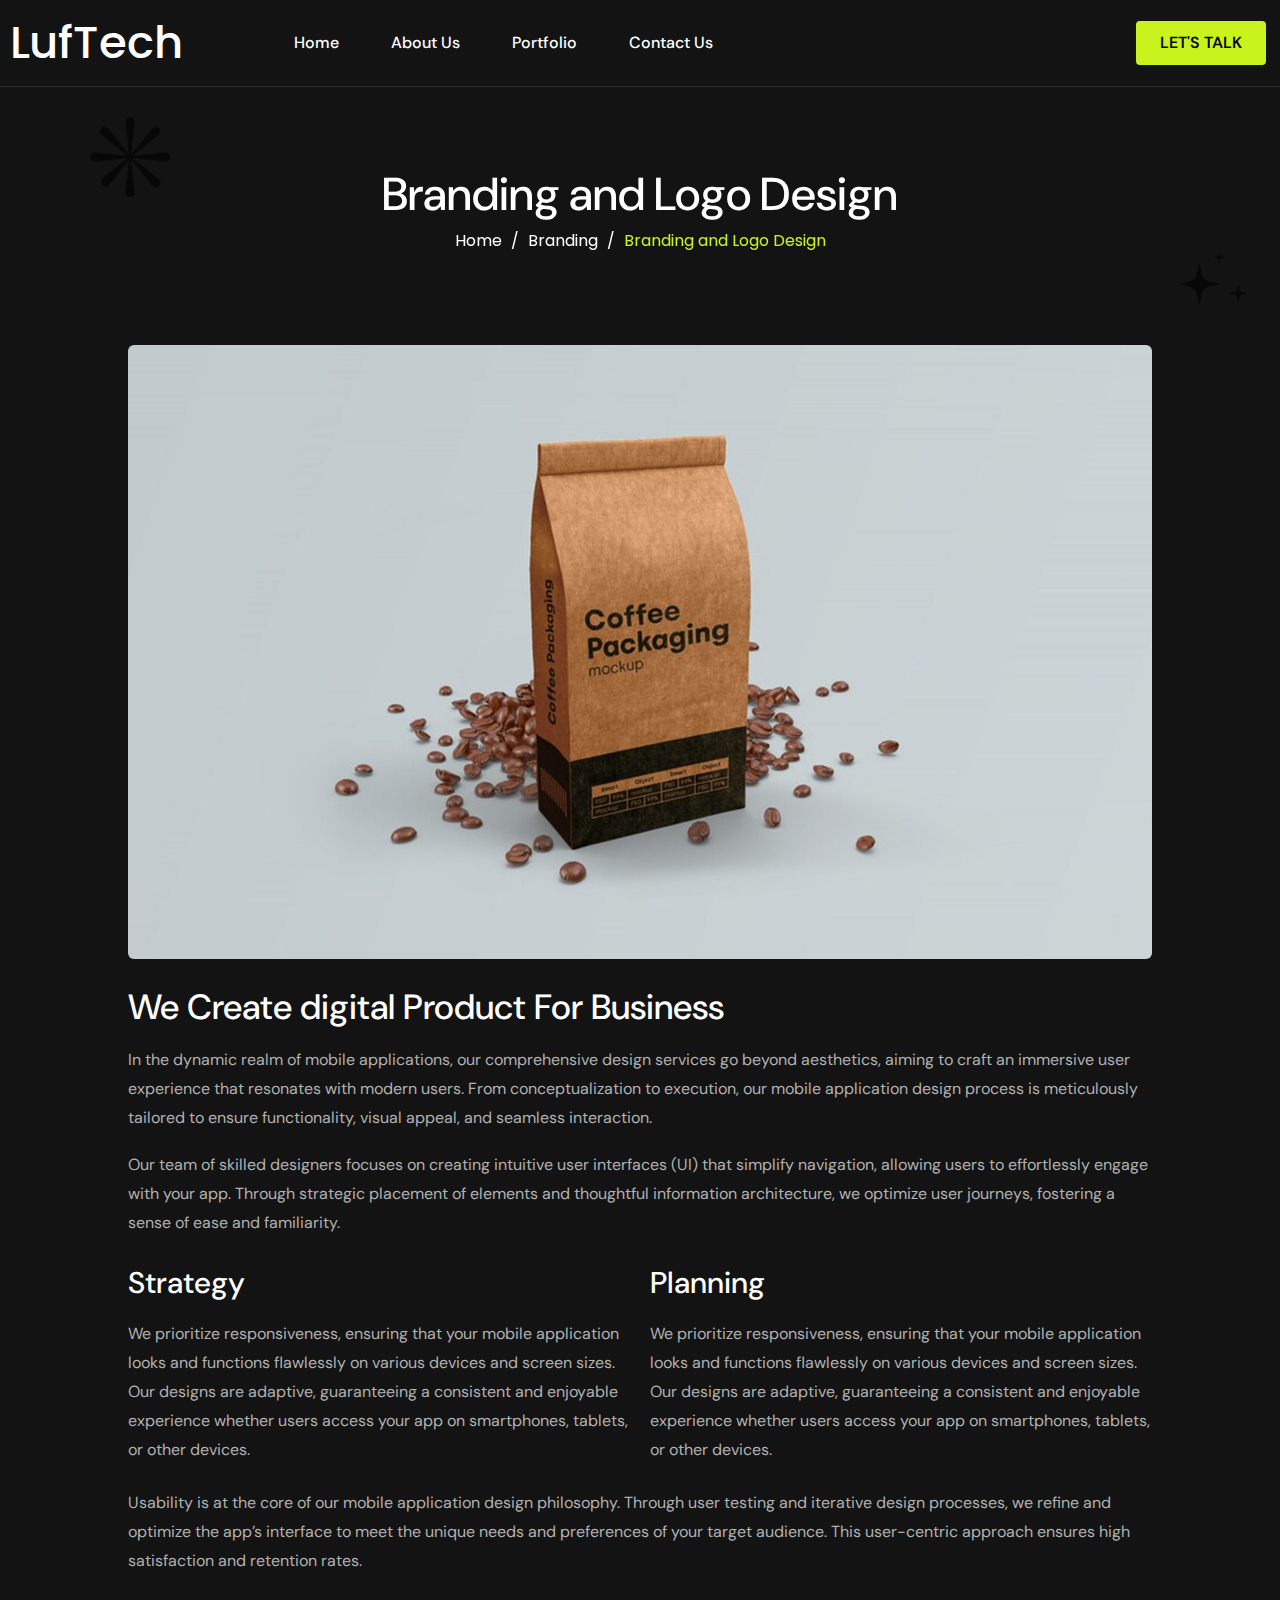
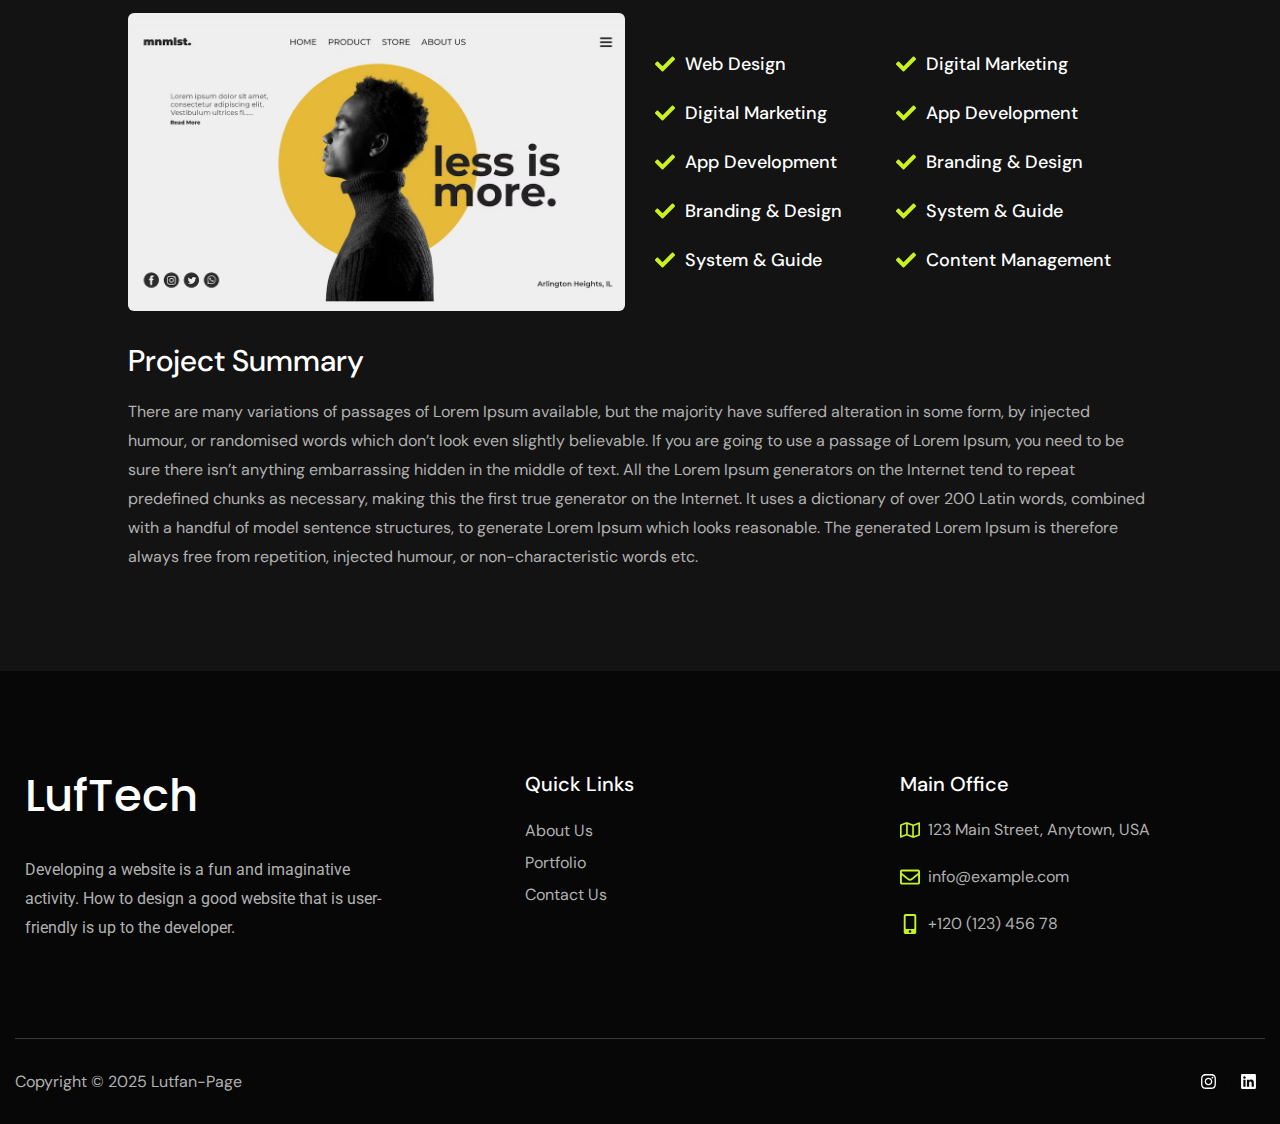
<file: branding-and-logo-design/index.html>
<!DOCTYPE html>
<html lang="en-US">
<head>
	<meta charset="UTF-8">
		<title>Branding and Logo Design &#8211; Lutfan-Page</title>
<meta name="robots" content="max-image-preview:large">
<link rel="dns-prefetch" href="//fonts.googleapis.com">
<link rel="preconnect" href="https://fonts.gstatic.com/" crossorigin>
<link rel="alternate" type="application/rss+xml" title="Lutfan-Page &raquo; Feed" href="/feed/">
<link rel="alternate" type="application/rss+xml" title="Lutfan-Page &raquo; Comments Feed" href="/comments/feed/">
<link rel="alternate" type="application/rss+xml" title="Lutfan-Page &raquo; Branding and Logo Design Comments Feed" href="/branding-and-logo-design/feed/">
<script>
window._wpemojiSettings = {"baseUrl":"https:\/\/s.w.org\/images\/core\/emoji\/15.0.3\/72x72\/","ext":".png","svgUrl":"https:\/\/s.w.org\/images\/core\/emoji\/15.0.3\/svg\/","svgExt":".svg","source":{"concatemoji":"\/wp-includes\/js\/wp-emoji-release.min.js?ver=6.7.2"}};
/*! This file is auto-generated */
!function(i,n){var o,s,e;function c(e){try{var t={supportTests:e,timestamp:(new Date).valueOf()};sessionStorage.setItem(o,JSON.stringify(t))}catch(e){}}function p(e,t,n){e.clearRect(0,0,e.canvas.width,e.canvas.height),e.fillText(t,0,0);var t=new Uint32Array(e.getImageData(0,0,e.canvas.width,e.canvas.height).data),r=(e.clearRect(0,0,e.canvas.width,e.canvas.height),e.fillText(n,0,0),new Uint32Array(e.getImageData(0,0,e.canvas.width,e.canvas.height).data));return t.every(function(e,t){return e===r[t]})}function u(e,t,n){switch(t){case"flag":return n(e,"🏳️‍⚧️","🏳️​⚧️")?!1:!n(e,"🇺🇳","🇺​🇳")&&!n(e,"🏴󠁧󠁢󠁥󠁮󠁧󠁿","🏴​󠁧​󠁢​󠁥​󠁮​󠁧​󠁿");case"emoji":return!n(e,"🐦‍⬛","🐦​⬛")}return!1}function f(e,t,n){var r="undefined"!=typeof WorkerGlobalScope&&self instanceof WorkerGlobalScope?new OffscreenCanvas(300,150):i.createElement("canvas"),a=r.getContext("2d",{willReadFrequently:!0}),o=(a.textBaseline="top",a.font="600 32px Arial",{});return e.forEach(function(e){o[e]=t(a,e,n)}),o}function t(e){var t=i.createElement("script");t.src=e,t.defer=!0,i.head.appendChild(t)}"undefined"!=typeof Promise&&(o="wpEmojiSettingsSupports",s=["flag","emoji"],n.supports={everything:!0,everythingExceptFlag:!0},e=new Promise(function(e){i.addEventListener("DOMContentLoaded",e,{once:!0})}),new Promise(function(t){var n=function(){try{var e=JSON.parse(sessionStorage.getItem(o));if("object"==typeof e&&"number"==typeof e.timestamp&&(new Date).valueOf()<e.timestamp+604800&&"object"==typeof e.supportTests)return e.supportTests}catch(e){}return null}();if(!n){if("undefined"!=typeof Worker&&"undefined"!=typeof OffscreenCanvas&&"undefined"!=typeof URL&&URL.createObjectURL&&"undefined"!=typeof Blob)try{var e="postMessage("+f.toString()+"("+[JSON.stringify(s),u.toString(),p.toString()].join(",")+"));",r=new Blob([e],{type:"text/javascript"}),a=new Worker(URL.createObjectURL(r),{name:"wpTestEmojiSupports"});return void(a.onmessage=function(e){c(n=e.data),a.terminate(),t(n)})}catch(e){}c(n=f(s,u,p))}t(n)}).then(function(e){for(var t in e)n.supports[t]=e[t],n.supports.everything=n.supports.everything&&n.supports[t],"flag"!==t&&(n.supports.everythingExceptFlag=n.supports.everythingExceptFlag&&n.supports[t]);n.supports.everythingExceptFlag=n.supports.everythingExceptFlag&&!n.supports.flag,n.DOMReady=!1,n.readyCallback=function(){n.DOMReady=!0}}).then(function(){return e}).then(function(){var e;n.supports.everything||(n.readyCallback(),(e=n.source||{}).concatemoji?t(e.concatemoji):e.wpemoji&&e.twemoji&&(t(e.twemoji),t(e.wpemoji)))}))}((window,document),window._wpemojiSettings);
</script>
<style id="wp-emoji-styles-inline-css">img.wp-smiley, img.emoji {
		display: inline !important;
		border: none !important;
		box-shadow: none !important;
		height: 1em !important;
		width: 1em !important;
		margin: 0 0.07em !important;
		vertical-align: -0.1em !important;
		background: none !important;
		padding: 0 !important;
	}</style>
<link rel="stylesheet" id="contact-form-7-css" href="/wp-content/plugins/contact-form-7/includes/css/styles.css?ver=6.0.5" media="all">
<link rel="stylesheet" id="elementor-frontend-css" href="/wp-content/plugins/elementor/assets/css/frontend.min.css?ver=3.28.3" media="all">
<link rel="stylesheet" id="elementor-post-10-css" href="/wp-content/uploads/elementor/css/post-10.css?ver=1744357369" media="all">
<link rel="stylesheet" id="widget-heading-css" href="/wp-content/plugins/elementor/assets/css/widget-heading.min.css?ver=3.28.3" media="all">
<link rel="stylesheet" id="widget-image-css" href="/wp-content/plugins/elementor/assets/css/widget-image.min.css?ver=3.28.3" media="all">
<link rel="stylesheet" id="widget-icon-list-css" href="/wp-content/plugins/elementor/assets/css/widget-icon-list.min.css?ver=3.28.3" media="all">
<link rel="stylesheet" id="elementor-post-543-css" href="/wp-content/uploads/elementor/css/post-543.css?ver=1744357967" media="all">
<link rel="stylesheet" id="elementor-post-1365-css" href="/wp-content/uploads/elementor/css/post-1365.css?ver=1744357370" media="all">
<link rel="stylesheet" id="spexo-elementor-addons-1365-css" href="/wp-content/uploads/spexo-addons/css/tmpcoder-1365.css?ver=1.0.20.1704192121" media="all">
<link rel="stylesheet" id="widget-icon-box-css" href="/wp-content/plugins/elementor/assets/css/widget-icon-box.min.css?ver=3.28.3" media="all">
<link rel="stylesheet" id="widget-social-icons-css" href="/wp-content/plugins/elementor/assets/css/widget-social-icons.min.css?ver=3.28.3" media="all">
<link rel="stylesheet" id="e-apple-webkit-css" href="/wp-content/plugins/elementor/assets/css/conditionals/apple-webkit.min.css?ver=3.28.3" media="all">
<link rel="stylesheet" id="elementor-post-869-css" href="/wp-content/uploads/elementor/css/post-869.css?ver=1744357370" media="all">
<link rel="stylesheet" id="spexo-elementor-addons-869-css" href="/wp-content/uploads/spexo-addons/css/tmpcoder-869.css?ver=1.0.20.1704192121" media="all">
<link rel="stylesheet" id="elementor-post-1123-css" href="/wp-content/uploads/elementor/css/post-1123.css?ver=1744357965" media="all">
<link rel="stylesheet" id="tmpcoder-theme-css" href="/wp-content/themes/spexo/assets/css/tmpcoder-theme.min.css?ver=2.0.2" media="">
<link rel="stylesheet" id="tmpcoder-style-css" href="/wp-content/themes/spexo/assets/css/style.min.css?ver=2.0.2" media="all">
<link rel="stylesheet" id="tmpcoder-wc-style-css" href="/wp-content/themes/spexo/assets/css/tmpcoder-wc-style.min.css?ver=2.0.2" media="">
<link rel="preload" as="style" href="https://fonts.googleapis.com/css?family=DM%20Sans:100,200,300,400,500,600,700,800,900,100italic,200italic,300italic,400italic,500italic,600italic,700italic,800italic,900italic&#038;display=swap&#038;ver=1744252875">
<link rel="stylesheet" href="https://fonts.googleapis.com/css?family=DM%20Sans:100,200,300,400,500,600,700,800,900,100italic,200italic,300italic,400italic,500italic,600italic,700italic,800italic,900italic&#038;display=swap&#038;ver=1744252875" media="print" onload="this.media='all'">
<noscript><link rel="stylesheet" href="https://fonts.googleapis.com/css?family=DM%20Sans:100,200,300,400,500,600,700,800,900,100italic,200italic,300italic,400italic,500italic,600italic,700italic,800italic,900italic&#038;display=swap&#038;ver=1744252875"></noscript>
<link rel="stylesheet" id="elementor-icons-css" href="/wp-content/plugins/elementor/assets/lib/eicons/css/elementor-icons.min.css?ver=5.36.0" media="all">
<link rel="stylesheet" id="tmpcoder-woo-grid-css-css" href="/wp-content/plugins/sastra-essential-addons-for-elementor/assets/grid-widgets/frontend.min.css?ver=1.0.20" media="all">
<link rel="stylesheet" id="tmpcoder-link-animations-css-css" href="/wp-content/plugins/sastra-essential-addons-for-elementor/assets/grid-widgets/lib/tmpcoder-link-animations.min.css?ver=1.0.20" media="all">
<link rel="stylesheet" id="font-awesome-5-all-css" href="/wp-content/plugins/elementor/assets/lib/font-awesome/css/all.min.css?ver=1.0.20" media="all">
<link rel="stylesheet" id="animations-css" href="/wp-content/plugins/elementor/assets/lib/animations/animations.min.css?ver=1.0.20" media="all">
<link rel="stylesheet" id="tmpcoder-frontend-style-css" href="/wp-content/plugins/sastra-essential-addons-for-elementor/assets/css/frontend.min.css?ver=1.0.20" media="">
<style id="tmpcoder-frontend-global-options-inline-css">h1,.entry-content h1,h1.elementor-heading-title {font-size: var(--heading1-font-size);font-family: var(--heading1-font-family);font-weight: var(--heading1-font-weight);color: var(--heading1-text-color);line-height: var(--heading1-line-height);text-transform: var(--heading1-text-transform); letter-spacing: var(--heading1-letter-spacing); }h2,.entry-content h2,h2.elementor-heading-title {font-size: var(--heading2-font-size); font-family: var(--heading2-font-family);font-weight: var(--heading2-font-weight);color: var(--heading2-text-color);line-height: var(--heading2-line-height);text-transform: var(--heading2-text-transform); letter-spacing: var(--heading2-letter-spacing); }h3,.entry-content h3,h3.elementor-heading-title {font-size: var(--heading3-font-size); font-family: var(--heading3-font-family);font-weight: var(--heading3-font-weight);color: var(--heading3-text-color);line-height: var(--heading3-line-height);text-transform: var(--heading3-text-transform); letter-spacing: var(--heading3-letter-spacing); }h4,.entry-content h4,h4.elementor-heading-title {font-size: var(--heading4-font-size); font-family: var(--heading4-font-family);font-weight: var(--heading4-font-weight);color: var(--heading4-text-color);line-height: var(--heading4-line-height);text-transform: var(--heading4-text-transform); letter-spacing: var(--heading4-letter-spacing); }h5,.entry-content h5,h5.elementor-heading-title {font-size: var(--heading5-font-size); font-family: var(--heading5-font-family);font-weight: var(--heading5-font-weight);color: var(--heading5-text-color);line-height: var(--heading5-line-height);text-transform: var(--heading5-text-transform); letter-spacing: var(--heading5-letter-spacing); }h6,.entry-content h6,h6.elementor-heading-title {font-size: var(--heading6-font-size); font-family: var(--heading6-font-family);font-weight: var(--heading6-font-weight);color: var(--heading6-text-color);line-height: var(--heading6-line-height);text-transform: var(--heading6-text-transform); letter-spacing: var(--heading6-letter-spacing); }.elementor-button-wrapper .elementor-button,.elementor-widget-tmpcoder-button .tmpcoder-button,.elementor-widget-tmpcoder-dual-button .tmpcoder-dual-button .tmpcoder-button-a,.elementor-widget-tmpcoder-dual-button .tmpcoder-dual-button .tmpcoder-button-b {color:var(--button-text-color); background-color:var(--theme-button-background);border-color:var(--button-border-color);border-style:var(--button-border-type);border-top-width: var(--button-border-top);border-right-width:var(--button-border-right);border-bottom-width:var(--button-border-bottom);border-left-width:var(--button-border-left);font-family:var(--button-font-family); font-weight:var(--button-font-weight); text-align:var(--button-text-align); text-transform:var(--button-text-transform); font-size:var(--button-font-size); line-height:var(--button-line-height); letter-spacing:var(--button-letter-spacing); border-radius:var(--button-border-radius); padding-top:var(--button-padding-top);padding-right:var(--button-padding-right);padding-left:var(--button-padding-left);padding-bottom:var(--button-padding-bottom);}.elementor-widget-tmpcoder-button .tmpcoder-button:after{padding-top:var(--button-padding-top);padding-right:var(--button-padding-right);padding-left:var(--button-padding-left);padding-bottom:var(--button-padding-bottom);}.elementor-widget-tmpcoder-button .tmpcoder-button .tmpcoder-button-icon{fill:var(--button-text-color);}.elementor .elementor-widget-tmpcoder-button .tmpcoder-button-text,.elementor-widget-tmpcoder-dual-button .tmpcoder-dual-button .tmpcoder-button-a .tmpcoder-button-text-a,.elementor-widget-tmpcoder-dual-button .tmpcoder-dual-button .tmpcoder-button-b .tmpcoder-button-text-b {font-size: unset;font-weight: unset;}.elementor-widget-tmpcoder-button .tmpcoder-button-none:hover,.elementor-widget-tmpcoder-button [class*="elementor-animation"]:hover,.elementor-widget-tmpcoder-button .tmpcoder-button::before,.elementor-widget-tmpcoder-button .tmpcoder-button::after,.elementor-widget-tmpcoder-dual-button .tmpcoder-dual-button .tmpcoder-button-none:hover,.elementor-widget-tmpcoder-dual-button .tmpcoder-dual-button [class*="elementor-animation"]:hover,.elementor-widget-tmpcoder-dual-button .tmpcoder-dual-button .tmpcoder-button-effect::before,.elementor-widget-tmpcoder-dual-button .tmpcoder-dual-button .tmpcoder-button-effect::after {background-color: unset;}.elementor-button-wrapper .elementor-button:hover,.elementor-widget-tmpcoder-button .tmpcoder-button:hover {background-color:var(--theme-button-background-hover);border-color:var(--button-border-hover-color);color: var(--button-text-hover-color);border-style:var(--button-border-hover-type);border-top-width: var(--button-border-hover-top);border-right-width:var(--button-border-hover-right);border-bottom-width:var(--button-border-hover-bottom);border-left-width:var(--button-border-hover-left);}.elementor-widget-tmpcoder-button .tmpcoder-button:hover:after{}.elementor-widget-tmpcoder-button .tmpcoder-button:hover .tmpcoder-button-icon{fill:var(--button-text-hover-color);}@media (max-width: 1025px) {body {font-size: var(--theme-font-size-tablet);line-height: var(--theme-line-height-tablet);letter-spacing: var(--theme-letter-spacing-tablet)}h1,.entry-content h1,h1.elementor-heading-title {font-size: var(--heading1-font-size-tablet);line-height: var(--heading1-line-height-tablet);letter-spacing: var(--heading1-letter-spacing-tablet); }h2,.entry-content h2,h2.elementor-heading-title {font-size: var(--heading2-font-size-tablet);line-height: var(--heading2-line-height-tablet);letter-spacing: var(--heading2-letter-spacing-tablet); }h3,.entry-content h3,h3.elementor-heading-title {font-size: var(--heading3-font-size-tablet);line-height: var(--heading3-line-height-tablet);letter-spacing: var(--heading3-letter-spacing-tablet); }h4,.entry-content h4,h4.elementor-heading-title {font-size: var(--heading4-font-size-tablet);line-height: var(--heading4-line-height-tablet);letter-spacing: var(--heading4-letter-spacing-tablet); }h5,.entry-content h5,h5.elementor-heading-title {font-size: var(--heading5-font-size-tablet);line-height: var(--heading5-line-height-tablet);letter-spacing: var(--heading5-letter-spacing-tablet); }h6,.entry-content h6,h6.elementor-heading-title {font-size: var(--heading6-font-size-tablet);line-height: var(--heading6-line-height-tablet);letter-spacing: var(--heading6-letter-spacing-tablet); }button,.elementor-button-wrapper .elementor-button,.elementor-widget-tmpcoder-button .tmpcoder-button,.elementor-widget-tmpcoder-dual-button .tmpcoder-dual-button .tmpcoder-button-a,.elementor-widget-tmpcoder-dual-button .tmpcoder-dual-button .tmpcoder-button-b { font-size:var(--button-font-size-tablet); line-height:var(--button-line-height-tablet); letter-spacing:var(--button-letter-spacing-tablet); padding-top:var(--button-tablet-padding-top);padding-right:var(--button-tablet-padding-right);padding-left:var(--button-tablet-padding-left);padding-bottom:var(--button-tablet-padding-bottom);}.tmpcoder-navigation-menu__align-tablet-center nav ul {display: grid;text-align: center;align-items: center;justify-content: center!important;}.tmpcoder-navigation-menu__align-tablet-right nav ul {display: grid;text-align: right;align-items: right;justify-content: right!important;}.tmpcoder-navigation-menu__align-tablet-left nav ul {display: grid;text-align: left;align-items: left;justify-content: left!important;}}@media (max-width: 768px) {body {font-size: var(--theme-font-size-mobile);line-height: var(--theme-line-height-mobile);letter-spacing: var(--theme-letter-spacing-mobile)}h1,.entry-content h1,h1.elementor-heading-title {font-size: var(--heading1-font-size-mobile);line-height: var(--heading1-line-height-mobile);letter-spacing: var(--heading1-letter-spacing-mobile); }h2,.entry-content h2,h2.elementor-heading-title {font-size: var(--heading2-font-size-mobile);line-height: var(--heading2-line-height-mobile);letter-spacing: var(--heading2-letter-spacing-mobile); }h3,.entry-content h3,h3.elementor-heading-title {font-size: var(--heading3-font-size-mobile);line-height: var(--heading3-line-height-mobile);letter-spacing: var(--heading3-letter-spacing-mobile); }h4,.entry-content h4,h4.elementor-heading-title {font-size: var(--heading4-font-size-mobile);line-height: var(--heading4-line-height-mobile);letter-spacing: var(--heading4-letter-spacing-mobile); }h5,.entry-content h5,h5.elementor-heading-title {font-size: var(--heading5-font-size-mobile);line-height: var(--heading5-line-height-mobile);letter-spacing: var(--heading5-letter-spacing-mobile); }h6,.entry-content h6,h6.elementor-heading-title {font-size: var(--heading6-font-size-mobile);line-height: var(--heading6-line-height-mobile);letter-spacing: var(--heading6-letter-spacing-mobile); }button,.elementor-button-wrapper .elementor-button,.elementor-widget-tmpcoder-button .tmpcoder-button,.elementor-widget-tmpcoder-dual-button .tmpcoder-dual-button .tmpcoder-button-a,.elementor-widget-tmpcoder-dual-button .tmpcoder-dual-button .tmpcoder-button-b { font-size:var(--button-font-size-mobile); line-height:var(--button-line-height-mobile); letter-spacing:var(--button-letter-spacing-mobile); padding-top:var(--button-mobile-padding-top);padding-right:var(--button-mobile-padding-right);padding-left:var(--button-mobile-padding-left);padding-bottom:var(--button-mobile-padding-bottom);}.tmpcoder-navigation-menu__align-mobile-center nav ul {display: grid;text-align: center;align-items: center;justify-content: center!important;}.tmpcoder-navigation-menu__align-mobile-right nav ul {display: grid;text-align: right;align-items: right;justify-content: right!important;}.tmpcoder-navigation-menu__align-mobile-left nav ul {display: grid;text-align: left;align-items: left;justify-content: left!important;}}.wp-block-button .wp-block-button__link,.elementor-button-wrapper .elementor-button,.elementor-button-wrapper .elementor-button:visited {color:var(--button-text-color);fill:var(--button-text-color);},.elementor-button:hover{color:var(--button-text-hover-color);fill:var(--button-text-hover-color);}</style>
<style id="tmpcoder-theme-variable-inline-css">:root, .editor-styles-wrapper {
--tmpcoder-container-width: 1200px;
--tmpcoder-tablet-container-width: 1024px;
--tmpcoder-mobile-container-width: 767px;
--theme-primary-color:#131313;
--theme-secondary-color:#070707;
--theme-accent-color:#FFFFFF;
--theme-background-color:#131313;
--theme-button-background:#C9F31D;
--theme-button-background-hover:#070707;
--theme-link-color:#B1B1B1;
--theme-link-hover-color:#C9F31D;
--theme-global-border-color:#393939;
--theme-global-color-1:#FFFFFF;
--theme-global-color-2:#FFFFFF;
--theme-global-color-3:#FFFFFF;
--theme-global-color-4:#ffffff;
--theme-font-family:DM Sans;
--theme-font-weight:400;
--theme-font-size:16px;
--theme-line-height:29px;
--theme-letter-spacing:0px;
--theme-font-size-tablet:16px;
--theme-line-height-tablet:29px;
--theme-letter-spacing-tablet:0px;
--theme-font-size-mobile:14px;
--theme-line-height-mobile:24px;
--theme-letter-spacing-mobile:0px;
--theme-text-color:#b1b1b1;
--heading1-font-family:DM Sans;
--heading1-font-weight:500;
--heading1-font-style: normal;
--heading1-text-align: initial;
--heading1-text-transform: initial;
--heading1-font-size:60px;
--heading1-line-height:54px;
--heading1-letter-spacing:0px;
--heading1-text-color:#ffffff;
--heading2-font-family:DM Sans;
--heading2-font-weight:500;
--heading2-font-style: normal;
--heading2-text-align: initial;
--heading2-text-transform: initial;
--heading2-font-size:45px;
--heading2-line-height:50px;
--heading2-letter-spacing:0px;
--heading2-text-color:#ffffff;
--heading3-font-family:DM Sans;
--heading3-font-weight:500;
--heading3-font-style: normal;
--heading3-text-align: initial;
--heading3-text-transform: initial;
--heading3-font-size:40px;
--heading3-line-height:46px;
--heading3-letter-spacing:0px;
--heading3-text-color:#ffffff;
--heading4-font-family:DM Sans;
--heading4-font-weight:500;
--heading4-font-style: normal;
--heading4-text-align: initial;
--heading4-text-transform: initial;
--heading4-font-size:35px;
--heading4-line-height:40px;
--heading4-letter-spacing:0px;
--heading4-text-color:#ffffff;
--heading5-font-family:DM Sans;
--heading5-font-weight:500;
--heading5-font-style: normal;
--heading5-text-align: initial;
--heading5-text-transform: initial;
--heading5-font-size:30px;
--heading5-line-height:36px;
--heading5-letter-spacing:0px;
--heading5-text-color:#ffffff;
--heading6-font-family:DM Sans;
--heading6-font-weight:500;
--heading6-font-style: normal;
--heading6-text-align: initial;
--heading6-text-transform: initial;
--heading6-font-size:20px;
--heading6-line-height:26px;
--heading6-letter-spacing:0px;
--heading6-text-color:#ffffff;
--heading1-font-size-tablet:46px;
--heading1-line-height-tablet:50px;
--heading1-letter-spacing-tablet:0px;
--heading2-font-size-tablet:38px;
--heading2-line-height-tablet:45px;
--heading2-letter-spacing-tablet:0px;
--heading3-font-size-tablet:36px;
--heading3-line-height-tablet:41px;
--heading3-letter-spacing-tablet:0px;
--heading4-font-size-tablet:32px;
--heading4-line-height-tablet:36px;
--heading4-letter-spacing-tablet:0px;
--heading5-font-size-tablet:26px;
--heading5-line-height-tablet:30px;
--heading5-letter-spacing-tablet:0px;
--heading6-font-size-tablet:20px;
--heading6-line-height-tablet:26px;
--heading6-letter-spacing-tablet:0px;
--heading1-font-size-mobile:38px;
--heading1-line-height-mobile:44px;
--heading1-letter-spacing-mobile:0px;
--heading2-font-size-mobile:30px;
--heading2-line-height-mobile:40px;
--heading2-letter-spacing-mobile:0px;
--heading3-font-size-mobile:26px;
--heading3-line-height-mobile:29px;
--heading3-letter-spacing-mobile:0px;
--heading4-font-size-mobile:24px;
--heading4-line-height-mobile:27px;
--heading4-letter-spacing-mobile:0px;
--heading5-font-size-mobile:22px;
--heading5-line-height-mobile:27px;
--heading5-letter-spacing-mobile:0px;
--heading6-font-size-mobile:18px;
--heading6-line-height-mobile:22px;
--heading6-letter-spacing-mobile:0px;
--button-font-family:DM Sans;
--button-font-weight:600;
--button-text-align: initial;
--button-text-transform:uppercase;
--button-font-size:16px;
--button-line-height:20px;
--button-letter-spacing:0px;
--button-text-color:#070707;
--button-text-hover-color:#C9F31D;
--button-border-radius:4px;
--button-padding-top:11px;
--button-padding-right:25px;
--button-padding-bottom:11px;
--button-padding-left:25px;
--button-border-color:#c9f31d;
--button-border-hover-color:#c9f31d;
--button-border-type:solid;
--button-border-top:2px;
--button-border-right:2px;
--button-border-bottom:2px;
--button-border-left:2px;
--button-border-hover-type:solid;
--button-border-hover-top:2px;
--button-border-hover-right:2px;
--button-border-hover-bottom:2px;
--button-border-hover-left:2px;
--button-font-size-tablet:16px;
--button-line-height-tablet:20px;
--button-letter-spacing-tablet:0px;
--button-tablet-padding-top:11px;
--button-tablet-padding-right:25px;
--button-tablet-padding-bottom:11px;
--button-tablet-padding-left:25px;
--button-font-size-mobile:16px;
--button-line-height-mobile:20px;
--button-letter-spacing-mobile:0px;
--button-mobile-padding-top:11px;
--button-mobile-padding-right:25px;
--button-mobile-padding-bottom:11px;
--button-mobile-padding-left:25px;
}</style>
<style id="tmpcoder-elementor-globle-variables-inline-css">:root{--e-global-color-tmpcoderprimarycolor:#131313;--e-global-color-tmpcodersecondarycolor:#070707;--e-global-color-tmpcoderaccentcolor:#FFFFFF;--e-global-color-tmpcoderbodybackgroundcolor:#FFFFFF;--e-global-color-tmpcoderthemecolor1:#FFFFFF;--e-global-color-tmpcoderthemecolor2:#FFFFFF;--e-global-color-tmpcoderthemecolor4:#131313;--e-global-color-tmpcoderlinkcolor:#B1B1B1;--e-global-color-tmpcoderlinkhovercolor:#C9F31D;--e-global-color-tmpcoderglobalbordercolor:#393939;--e-global-color-tmpcodersitefontscolor:#b1b1b1;--e-global-color-tmpcoderbuttonfontscolor:#070707;--e-global-color-tmpcoderbuttonfontshovercolor:#C9F31D;--e-global-color-tmpcoderbuttonbackgroundcolor:#C9F31D;--e-global-color-tmpcoderbuttonbackgroundhovercolor:#070707;--e-global-color-tmpcoderbuttonbordercolor:#c9f31d;--e-global-color-tmpcoderbuttonborderhovercolor:#c9f31d;}</style>
<link rel="stylesheet" id="elementor-gf-local-roboto-css" href="/wp-content/uploads/elementor/google-fonts/css/roboto.css?ver=1744251928" media="all">
<link rel="stylesheet" id="elementor-gf-local-robotoslab-css" href="/wp-content/uploads/elementor/google-fonts/css/robotoslab.css?ver=1744251940" media="all">
<link rel="stylesheet" id="elementor-gf-local-poppins-css" href="/wp-content/uploads/elementor/google-fonts/css/poppins.css?ver=1744254148" media="all">
<script src="/wp-includes/js/jquery/jquery.min.js?ver=3.7.1" id="jquery-core-js"></script>
<script src="/wp-includes/js/jquery/jquery-migrate.min.js?ver=3.4.1" id="jquery-migrate-js"></script>
<script src="/wp-content/plugins/sastra-essential-addons-for-elementor/assets/js/utils.min.js?ver=1.0.20" id="tmpcoder-redirect-url-utils-script-js"></script>
<link rel="https://api.w.org/" href="/wp-json/">
<link rel="alternate" title="JSON" type="application/json" href="/wp-json/wp/v2/posts/543">
<link rel="EditURI" type="application/rsd+xml" title="RSD" href="/xmlrpc.php?rsd">
<meta name="generator" content="WordPress 6.7.2">
<link rel="canonical" href="/branding-and-logo-design/">
<link rel="shortlink" href="/?p=543">
<link rel="alternate" title="oEmbed (JSON)" type="application/json+oembed" href="/wp-json/oembed/1.0/embed?url=https%3A%2F%2F%2Fbranding-and-logo-design%2F">
<link rel="alternate" title="oEmbed (XML)" type="text/xml+oembed" href="/wp-json/oembed/1.0/embed?url=https%3A%2F%2F%2Fbranding-and-logo-design%2F#038;format=xml">
<meta name="generator" content="Redux 4.5.7">
<link rel="pingback" href="/xmlrpc.php">
<meta name="generator" content="Elementor 3.28.3; features: e_font_icon_svg, additional_custom_breakpoints, e_local_google_fonts, e_element_cache; settings: css_print_method-external, google_font-enabled, font_display-swap">
			<style>.e-con.e-parent:nth-of-type(n+4):not(.e-lazyloaded):not(.e-no-lazyload),
				.e-con.e-parent:nth-of-type(n+4):not(.e-lazyloaded):not(.e-no-lazyload) * {
					background-image: none !important;
				}
				@media screen and (max-height: 1024px) {
					.e-con.e-parent:nth-of-type(n+3):not(.e-lazyloaded):not(.e-no-lazyload),
					.e-con.e-parent:nth-of-type(n+3):not(.e-lazyloaded):not(.e-no-lazyload) * {
						background-image: none !important;
					}
				}
				@media screen and (max-height: 640px) {
					.e-con.e-parent:nth-of-type(n+2):not(.e-lazyloaded):not(.e-no-lazyload),
					.e-con.e-parent:nth-of-type(n+2):not(.e-lazyloaded):not(.e-no-lazyload) * {
						background-image: none !important;
					}
				}</style>
			<link rel="icon" href="/wp-content/uploads/2024/01/favicon.png" sizes="32x32">
<link rel="icon" href="/wp-content/uploads/2024/01/favicon.png" sizes="192x192">
<link rel="apple-touch-icon" href="/wp-content/uploads/2024/01/favicon.png">
<meta name="msapplication-TileImage" content="/wp-content/uploads/2024/01/favicon.png">
	<meta name="viewport" content="width=device-width, initial-scale=1.0, viewport-fit=cover">
</head>

<body class="post-template post-template-elementor_header_footer single single-post postid-543 single-format-standard wp-embed-responsive demo-03 no-sidebar elementor-default elementor-template-canvas elementor-kit-10 elementor-page elementor-page-543">
	 <div class="tmpcoder-video-popup"></div>  <div class="tmpcoder-video-popup"></div> 		<div data-elementor-type="wp-post" data-elementor-id="1365" class="elementor elementor-1365">
						<section data-tmpcoder-sticky-section="yes" data-tmpcoder-position-type="sticky" data-tmpcoder-position-offset="0" data-tmpcoder-position-location="top" data-tmpcoder-sticky-devices="mobile_sticky tablet_sticky desktop_sticky" data-tmpcoder-custom-breakpoints="" data-tmpcoder-active-breakpoints="mobile_sticky tablet_sticky desktop_sticky" data-tmpcoder-z-index="" data-tmpcoder-sticky-hide="" data-tmpcoder-replace-header="" data-tmpcoder-animation-duration="" data-tmpcoder-sticky-type="fixed" class="elementor-section elementor-top-section elementor-element elementor-element-2b3e6e4 elementor-section-content-middle tmpcoder-sticky-section-yes elementor-section-boxed elementor-section-height-default elementor-section-height-default tmpcoder-jarallax-no tmpcoder-parallax-no tmpcoder-particle-no" data-id="2b3e6e4" data-element_type="section" data-settings="{&quot;background_background&quot;:&quot;classic&quot;,&quot;position_offset&quot;:0,&quot;position_offset_tablet&quot;:0,&quot;position_offset_mobile&quot;:0}">
						<div class="elementor-container elementor-column-gap-default">
					<div class="elementor-column elementor-col-33 elementor-top-column elementor-element elementor-element-a116ba3" data-id="a116ba3" data-element_type="column">
			<div class="elementor-widget-wrap elementor-element-populated">
						<div class="elementor-element elementor-element-421fb97 elementor-widget elementor-widget-heading" data-id="421fb97" data-element_type="widget" data-widget_type="heading.default">
				<div class="elementor-widget-container">
					<h2 class="elementor-heading-title elementor-size-default"><a href="/">LufTech</a></h2>				</div>
				</div>
					</div>
		</div>
				<div class="elementor-column elementor-col-33 elementor-top-column elementor-element elementor-element-9ef249e" data-id="9ef249e" data-element_type="column">
			<div class="elementor-widget-wrap elementor-element-populated">
						<div class="elementor-element elementor-element-abff71f tmpcoder-main-nav-menu-align-center tmpcoder-main-nav-menu-align--tabletright elementor-widget__width-initial tmpcoder-main-nav-menu-align--mobileleft tmpcoder-pointer-underline tmpcoder-pointer-line-fx tmpcoder-pointer-fx-fade tmpcoder-sub-icon-caret-down tmpcoder-sub-menu-fx-fade tmpcoder-nav-menu-bp-mobile tmpcoder-mobile-menu-full-width tmpcoder-mobile-menu-item-align-center tmpcoder-mobile-toggle-v1 tmpcoder-sub-divider-yes tmpcoder-mobile-divider-yes elementor-widget elementor-widget-tmpcoder-nav-menu" data-id="abff71f" data-element_type="widget" data-settings="{&quot;menu_layout&quot;:&quot;horizontal&quot;}" data-widget_type="tmpcoder-nav-menu.default">
				<div class="elementor-widget-container">
					<nav class="tmpcoder-nav-menu-container tmpcoder-nav-menu-horizontal" data-trigger="hover"><ul id="menu-1-abff71f" class="tmpcoder-nav-menu">
<li class="menu-item menu-item-type-post_type menu-item-object-page menu-item-home menu-item-41"><a href="/" class="tmpcoder-menu-item tmpcoder-pointer-item">Home</a></li>
<li class="menu-item menu-item-type-post_type menu-item-object-page menu-item-40"><a href="/about-us/" class="tmpcoder-menu-item tmpcoder-pointer-item">About Us</a></li>
<li class="menu-item menu-item-type-post_type menu-item-object-page menu-item-38"><a href="/portfolio/" class="tmpcoder-menu-item tmpcoder-pointer-item">Portfolio</a></li>
<li class="menu-item menu-item-type-post_type menu-item-object-page menu-item-527"><a href="/contact-us/" class="tmpcoder-menu-item tmpcoder-pointer-item">Contact Us</a></li>
</ul></nav><nav class="tmpcoder-mobile-nav-menu-container"><div class="tmpcoder-mobile-toggle-wrap"><div class="tmpcoder-mobile-toggle">
<span class="tmpcoder-mobile-toggle-line"></span><span class="tmpcoder-mobile-toggle-line"></span><span class="tmpcoder-mobile-toggle-line"></span>
</div></div>
<ul id="mobile-menu-2-abff71f" class="tmpcoder-mobile-nav-menu">
<li class="menu-item menu-item-type-post_type menu-item-object-page menu-item-home menu-item-41"><a href="/" class="tmpcoder-mobile-menu-item">Home</a></li>
<li class="menu-item menu-item-type-post_type menu-item-object-page menu-item-40"><a href="/about-us/" class="tmpcoder-mobile-menu-item">About Us</a></li>
<li class="menu-item menu-item-type-post_type menu-item-object-page menu-item-38"><a href="/portfolio/" class="tmpcoder-mobile-menu-item">Portfolio</a></li>
<li class="menu-item menu-item-type-post_type menu-item-object-page menu-item-527"><a href="/contact-us/" class="tmpcoder-mobile-menu-item">Contact Us</a></li>
</ul></nav>				</div>
				</div>
					</div>
		</div>
				<div class="elementor-column elementor-col-33 elementor-top-column elementor-element elementor-element-52c036c" data-id="52c036c" data-element_type="column">
			<div class="elementor-widget-wrap elementor-element-populated">
						<div class="elementor-element elementor-element-29fd0dd tmpcoder-offcanvas-align-right elementor-hidden-tablet elementor-hidden-mobile tmpcoder-offcanvas-entrance-animation-fade elementor-widget elementor-widget-tmpcoder-offcanvas" data-id="29fd0dd" data-element_type="widget" data-widget_type="tmpcoder-offcanvas.default">
				<div class="elementor-widget-container">
					
		<div class="tmpcoder-offcanvas-container" data-offcanvas-open="no">			<button class="tmpcoder-offcanvas-trigger">
													<span>Let&#039;s Talk</span>
							</button>

			<div class="tmpcoder-offcanvas-wrap tmpcoder-offcanvas-wrap-right">
				<div class="tmpcoder-offcanvas-content tmpcoder-offcanvas-content-right">
					<div class="tmpcoder-offcanvas-header">
						<span class="tmpcoder-close-offcanvas">
							<i class="fa fa-times" aria-hidden="true"></i>
						</span>
											</div>
							<div data-elementor-type="page" data-elementor-id="102" class="elementor elementor-102">
						<section class="elementor-section elementor-top-section elementor-element elementor-element-4e41236 elementor-section-content-middle elementor-section-boxed elementor-section-height-default elementor-section-height-default tmpcoder-jarallax-no tmpcoder-parallax-no tmpcoder-particle-no" data-id="4e41236" data-element_type="section" data-settings="{&quot;background_background&quot;:&quot;classic&quot;}">
						<div class="elementor-container elementor-column-gap-default">
					<div class="elementor-column elementor-col-100 elementor-top-column elementor-element elementor-element-83e7caa" data-id="83e7caa" data-element_type="column" data-settings="{&quot;background_background&quot;:&quot;classic&quot;}">
			<div class="elementor-widget-wrap elementor-element-populated">
						<div class="elementor-element elementor-element-274117b elementor-widget elementor-widget-image" data-id="274117b" data-element_type="widget" data-widget_type="image.default">
				<div class="elementor-widget-container">
															<img width="167" height="32" src="/wp-content/uploads/2024/01/logo.png" class="attachment-full size-full wp-image-8" alt="">															</div>
				</div>
				<div class="elementor-element elementor-element-7a740dd elementor-widget elementor-widget-heading" data-id="7a740dd" data-element_type="widget" data-widget_type="heading.default">
				<div class="elementor-widget-container">
					<h3 class="elementor-heading-title elementor-size-default">Unique Digital Ideas for Business
</h3>				</div>
				</div>
				<div class="elementor-element elementor-element-b52feca elementor-widget elementor-widget-text-editor" data-id="b52feca" data-element_type="widget" data-widget_type="text-editor.default">
				<div class="elementor-widget-container">
									Develop a blockchain-based loyalty program that offers secure and transparent rewards, fostering customer trust and creating a competitive edge in the market.								</div>
				</div>
				<div class="elementor-element elementor-element-b3130e8 elementor-widget elementor-widget-heading" data-id="b3130e8" data-element_type="widget" data-widget_type="heading.default">
				<div class="elementor-widget-container">
					<h3 class="elementor-heading-title elementor-size-default">Main Office</h3>				</div>
				</div>
				<div class="elementor-element elementor-element-82be69a elementor-position-left elementor-vertical-align-middle elementor-view-default elementor-mobile-position-top elementor-widget elementor-widget-icon-box" data-id="82be69a" data-element_type="widget" data-widget_type="icon-box.default">
				<div class="elementor-widget-container">
							<div class="elementor-icon-box-wrapper">

						<div class="elementor-icon-box-icon">
				<span class="elementor-icon">
				<svg aria-hidden="true" class="e-font-icon-svg e-far-map" viewbox="0 0 576 512" xmlns="http://www.w3.org/2000/svg"><path d="M560.02 32c-1.96 0-3.98.37-5.96 1.16L384.01 96H384L212 35.28A64.252 64.252 0 0 0 191.76 32c-6.69 0-13.37 1.05-19.81 3.14L20.12 87.95A32.006 32.006 0 0 0 0 117.66v346.32C0 473.17 7.53 480 15.99 480c1.96 0 3.97-.37 5.96-1.16L192 416l172 60.71a63.98 63.98 0 0 0 40.05.15l151.83-52.81A31.996 31.996 0 0 0 576 394.34V48.02c0-9.19-7.53-16.02-15.98-16.02zM224 90.42l128 45.19v285.97l-128-45.19V90.42zM48 418.05V129.07l128-44.53v286.2l-.64.23L48 418.05zm480-35.13l-128 44.53V141.26l.64-.24L528 93.95v288.97z"></path></svg>				</span>
			</div>
			
						<div class="elementor-icon-box-content">

									<span class="elementor-icon-box-title">
						<span>
							123 Main Street, Anytown, USA 						</span>
					</span>
				
				
			</div>
			
		</div>
						</div>
				</div>
				<div class="elementor-element elementor-element-b36d189 elementor-position-left elementor-vertical-align-middle elementor-view-default elementor-mobile-position-top elementor-widget elementor-widget-icon-box" data-id="b36d189" data-element_type="widget" data-widget_type="icon-box.default">
				<div class="elementor-widget-container">
							<div class="elementor-icon-box-wrapper">

						<div class="elementor-icon-box-icon">
				<a href="mailto:info@example.com" class="elementor-icon" aria-label="info@example.com">
				<svg aria-hidden="true" class="e-font-icon-svg e-far-envelope" viewbox="0 0 512 512" xmlns="http://www.w3.org/2000/svg"><path d="M464 64H48C21.49 64 0 85.49 0 112v288c0 26.51 21.49 48 48 48h416c26.51 0 48-21.49 48-48V112c0-26.51-21.49-48-48-48zm0 48v40.805c-22.422 18.259-58.168 46.651-134.587 106.49-16.841 13.247-50.201 45.072-73.413 44.701-23.208.375-56.579-31.459-73.413-44.701C106.18 199.465 70.425 171.067 48 152.805V112h416zM48 400V214.398c22.914 18.251 55.409 43.862 104.938 82.646 21.857 17.205 60.134 55.186 103.062 54.955 42.717.231 80.509-37.199 103.053-54.947 49.528-38.783 82.032-64.401 104.947-82.653V400H48z"></path></svg>				</a>
			</div>
			
						<div class="elementor-icon-box-content">

									<span class="elementor-icon-box-title">
						<a href="mailto:info@example.com">
							info@example.com						</a>
					</span>
				
				
			</div>
			
		</div>
						</div>
				</div>
				<div class="elementor-element elementor-element-51a4c5b elementor-position-left elementor-vertical-align-middle elementor-view-default elementor-mobile-position-top elementor-widget elementor-widget-icon-box" data-id="51a4c5b" data-element_type="widget" data-widget_type="icon-box.default">
				<div class="elementor-widget-container">
							<div class="elementor-icon-box-wrapper">

						<div class="elementor-icon-box-icon">
				<a href="tel:+12012345678" class="elementor-icon" aria-label="+120 (123) 456 78">
				<svg aria-hidden="true" class="e-font-icon-svg e-fas-mobile-alt" viewbox="0 0 320 512" xmlns="http://www.w3.org/2000/svg"><path d="M272 0H48C21.5 0 0 21.5 0 48v416c0 26.5 21.5 48 48 48h224c26.5 0 48-21.5 48-48V48c0-26.5-21.5-48-48-48zM160 480c-17.7 0-32-14.3-32-32s14.3-32 32-32 32 14.3 32 32-14.3 32-32 32zm112-108c0 6.6-5.4 12-12 12H60c-6.6 0-12-5.4-12-12V60c0-6.6 5.4-12 12-12h200c6.6 0 12 5.4 12 12v312z"></path></svg>				</a>
			</div>
			
						<div class="elementor-icon-box-content">

									<span class="elementor-icon-box-title">
						<a href="tel:+12012345678">
							+120 (123) 456 78						</a>
					</span>
				
				
			</div>
			
		</div>
						</div>
				</div>
				<div class="elementor-element elementor-element-960e520 elementor-widget elementor-widget-heading" data-id="960e520" data-element_type="widget" data-widget_type="heading.default">
				<div class="elementor-widget-container">
					<h3 class="elementor-heading-title elementor-size-default">Follow Us</h3>				</div>
				</div>
				<div class="elementor-element elementor-element-50b18b7 elementor-shape-circle e-grid-align-left elementor-grid-0 elementor-widget elementor-widget-social-icons" data-id="50b18b7" data-element_type="widget" data-widget_type="social-icons.default">
				<div class="elementor-widget-container">
							<div class="elementor-social-icons-wrapper elementor-grid">
							<span class="elementor-grid-item">
					<a class="elementor-icon elementor-social-icon elementor-social-icon-facebook elementor-repeater-item-1cfdef5" target="_blank">
						<span class="elementor-screen-only">Facebook</span>
						<svg class="e-font-icon-svg e-fab-facebook" viewbox="0 0 512 512" xmlns="http://www.w3.org/2000/svg"><path d="M504 256C504 119 393 8 256 8S8 119 8 256c0 123.78 90.69 226.38 209.25 245V327.69h-63V256h63v-54.64c0-62.15 37-96.48 93.67-96.48 27.14 0 55.52 4.84 55.52 4.84v61h-31.28c-30.8 0-40.41 19.12-40.41 38.73V256h68.78l-11 71.69h-57.78V501C413.31 482.38 504 379.78 504 256z"></path></svg>					</a>
				</span>
							<span class="elementor-grid-item">
					<a class="elementor-icon elementor-social-icon elementor-social-icon-twitter elementor-repeater-item-c020a71" target="_blank">
						<span class="elementor-screen-only">Twitter</span>
						<svg class="e-font-icon-svg e-fab-twitter" viewbox="0 0 512 512" xmlns="http://www.w3.org/2000/svg"><path d="M459.37 151.716c.325 4.548.325 9.097.325 13.645 0 138.72-105.583 298.558-298.558 298.558-59.452 0-114.68-17.219-161.137-47.106 8.447.974 16.568 1.299 25.34 1.299 49.055 0 94.213-16.568 130.274-44.832-46.132-.975-84.792-31.188-98.112-72.772 6.498.974 12.995 1.624 19.818 1.624 9.421 0 18.843-1.3 27.614-3.573-48.081-9.747-84.143-51.98-84.143-102.985v-1.299c13.969 7.797 30.214 12.67 47.431 13.319-28.264-18.843-46.781-51.005-46.781-87.391 0-19.492 5.197-37.36 14.294-52.954 51.655 63.675 129.3 105.258 216.365 109.807-1.624-7.797-2.599-15.918-2.599-24.04 0-57.828 46.782-104.934 104.934-104.934 30.213 0 57.502 12.67 76.67 33.137 23.715-4.548 46.456-13.32 66.599-25.34-7.798 24.366-24.366 44.833-46.132 57.827 21.117-2.273 41.584-8.122 60.426-16.243-14.292 20.791-32.161 39.308-52.628 54.253z"></path></svg>					</a>
				</span>
							<span class="elementor-grid-item">
					<a class="elementor-icon elementor-social-icon elementor-social-icon-youtube elementor-repeater-item-ebe3fc6" target="_blank">
						<span class="elementor-screen-only">Youtube</span>
						<svg class="e-font-icon-svg e-fab-youtube" viewbox="0 0 576 512" xmlns="http://www.w3.org/2000/svg"><path d="M549.655 124.083c-6.281-23.65-24.787-42.276-48.284-48.597C458.781 64 288 64 288 64S117.22 64 74.629 75.486c-23.497 6.322-42.003 24.947-48.284 48.597-11.412 42.867-11.412 132.305-11.412 132.305s0 89.438 11.412 132.305c6.281 23.65 24.787 41.5 48.284 47.821C117.22 448 288 448 288 448s170.78 0 213.371-11.486c23.497-6.321 42.003-24.171 48.284-47.821 11.412-42.867 11.412-132.305 11.412-132.305s0-89.438-11.412-132.305zm-317.51 213.508V175.185l142.739 81.205-142.739 81.201z"></path></svg>					</a>
				</span>
							<span class="elementor-grid-item">
					<a class="elementor-icon elementor-social-icon elementor-social-icon-instagram elementor-repeater-item-b417253" target="_blank">
						<span class="elementor-screen-only">Instagram</span>
						<svg class="e-font-icon-svg e-fab-instagram" viewbox="0 0 448 512" xmlns="http://www.w3.org/2000/svg"><path d="M224.1 141c-63.6 0-114.9 51.3-114.9 114.9s51.3 114.9 114.9 114.9S339 319.5 339 255.9 287.7 141 224.1 141zm0 189.6c-41.1 0-74.7-33.5-74.7-74.7s33.5-74.7 74.7-74.7 74.7 33.5 74.7 74.7-33.6 74.7-74.7 74.7zm146.4-194.3c0 14.9-12 26.8-26.8 26.8-14.9 0-26.8-12-26.8-26.8s12-26.8 26.8-26.8 26.8 12 26.8 26.8zm76.1 27.2c-1.7-35.9-9.9-67.7-36.2-93.9-26.2-26.2-58-34.4-93.9-36.2-37-2.1-147.9-2.1-184.9 0-35.8 1.7-67.6 9.9-93.9 36.1s-34.4 58-36.2 93.9c-2.1 37-2.1 147.9 0 184.9 1.7 35.9 9.9 67.7 36.2 93.9s58 34.4 93.9 36.2c37 2.1 147.9 2.1 184.9 0 35.9-1.7 67.7-9.9 93.9-36.2 26.2-26.2 34.4-58 36.2-93.9 2.1-37 2.1-147.8 0-184.8zM398.8 388c-7.8 19.6-22.9 34.7-42.6 42.6-29.5 11.7-99.5 9-132.1 9s-102.7 2.6-132.1-9c-19.6-7.8-34.7-22.9-42.6-42.6-11.7-29.5-9-99.5-9-132.1s-2.6-102.7 9-132.1c7.8-19.6 22.9-34.7 42.6-42.6 29.5-11.7 99.5-9 132.1-9s102.7-2.6 132.1 9c19.6 7.8 34.7 22.9 42.6 42.6 11.7 29.5 9 99.5 9 132.1s2.7 102.7-9 132.1z"></path></svg>					</a>
				</span>
					</div>
						</div>
				</div>
					</div>
		</div>
					</div>
		</section>
				</div>
		<span class="tmpcoder-template-edit-btn" data-permalink="/?elementor_library=sidebar">Edit Template</span>				</div>
			</div>
		</div>
        
    				</div>
				</div>
					</div>
		</div>
					</div>
		</section>
				</div>
				<div data-elementor-type="wp-post" data-elementor-id="1123" class="elementor elementor-1123">
				<div class="tmpcoder-parallax-multi-layer" scalar-speed="5" direction="no" style="overflow: hidden">
<div data-depth="0.4" style-top="12%" style-left="7%" class="tmpcoder-parallax-ml-children elementor-repeater-item-8bbdfb5"><img src="/wp-content/uploads/2024/01/p2.png"></div>
<div data-depth="0.4" style-top="66%" style-left="92%" class="tmpcoder-parallax-ml-children elementor-repeater-item-c99f4b0"><img src="/wp-content/uploads/2024/01/p1.png"></div>
</div>		<section class="elementor-section elementor-top-section elementor-element elementor-element-e687c68 tmpcoder-parallax-yes elementor-section-boxed elementor-section-height-default elementor-section-height-default tmpcoder-particle-no tmpcoder-sticky-section-no" data-id="e687c68" data-element_type="section" data-settings="{&quot;background_background&quot;:&quot;classic&quot;}">
						<div class="elementor-container elementor-column-gap-default">
					<div class="elementor-column elementor-col-100 elementor-top-column elementor-element elementor-element-4dd3dc1 elementor-invisible" data-id="4dd3dc1" data-element_type="column" data-settings="{&quot;animation&quot;:&quot;fadeInUp&quot;}">
			<div class="elementor-widget-wrap elementor-element-populated">
						<div class="elementor-element elementor-element-49b44dc elementor-widget-tablet__width-inherit elementor-widget elementor-widget-tmpcoder_breadcrumb" data-id="49b44dc" data-element_type="widget" data-widget_type="tmpcoder_breadcrumb.default">
				<div class="elementor-widget-container">
					
        <div class="row">
            <div class="col-md-12">
                <div class="page-banner">
                    <h1 class="sub-banner-title yes">Branding and Logo Design</h1>
<label><a href="/">Home</a></label><span class="custom-delimiter">  /  </span><label><a href="/category/branding/">Branding</a></label><span class="custom-delimiter">  /  </span><label class="current-item-name">Branding and Logo Design</label>
                </div>
            </div>
        </div>

        				</div>
				</div>
					</div>
		</div>
					</div>
		</section>
				<section class="elementor-section elementor-top-section elementor-element elementor-element-73b649f elementor-section-content-middle elementor-section-boxed elementor-section-height-default elementor-section-height-default tmpcoder-sticky-section-no" data-id="73b649f" data-element_type="section" data-settings="{&quot;background_background&quot;:&quot;classic&quot;}">
						<div class="elementor-container elementor-column-gap-default">
					<div class="elementor-column elementor-col-100 elementor-top-column elementor-element elementor-element-dbed0ed" data-id="dbed0ed" data-element_type="column" data-settings="{&quot;animation&quot;:&quot;none&quot;}">
			<div class="elementor-widget-wrap elementor-element-populated">
						<div class="elementor-element elementor-element-496af77 elementor-widget elementor-widget-tmpcoder-post-media" data-id="496af77" data-element_type="widget" data-widget_type="tmpcoder-post-media.default">
				<div class="elementor-widget-container">
					<div class="tmpcoder-featured-media-wrap" data-caption="standard"><div class="tmpcoder-featured-media-image " data-src="/wp-content/uploads/2024/01/pro-3.jpg"><img width="1024" height="614" src="/wp-content/uploads/2024/01/pro-3.jpg" class="attachment-full size-full wp-image-539" alt=""></div></div>				</div>
				</div>
				<div class="elementor-element elementor-element-e3d5a58 elementor-widget__width-initial elementor-widget elementor-widget-tmpcoder-post-content" data-id="e3d5a58" data-element_type="widget" data-widget_type="tmpcoder-post-content.default">
				<div class="elementor-widget-container">
					<div class="tmpcoder-post-content">		<div data-elementor-type="wp-post" data-elementor-id="543" class="elementor elementor-543">
						<section class="elementor-section elementor-top-section elementor-element elementor-element-8c55afe elementor-section-content-middle elementor-section-boxed elementor-section-height-default elementor-section-height-default tmpcoder-sticky-section-no" data-id="8c55afe" data-element_type="section" data-settings="{&quot;background_background&quot;:&quot;classic&quot;}">
						<div class="elementor-container elementor-column-gap-default">
					<div class="elementor-column elementor-col-100 elementor-top-column elementor-element elementor-element-655942d" data-id="655942d" data-element_type="column" data-settings="{&quot;animation&quot;:&quot;none&quot;}">
			<div class="elementor-widget-wrap elementor-element-populated">
						<div class="elementor-element elementor-element-625da71 elementor-widget elementor-widget-heading" data-id="625da71" data-element_type="widget" data-widget_type="heading.default">
				<div class="elementor-widget-container">
					<h4 class="elementor-heading-title elementor-size-default">We Create digital Product For Business</h4>				</div>
				</div>
				<div class="elementor-element elementor-element-a445114 elementor-widget elementor-widget-text-editor" data-id="a445114" data-element_type="widget" data-widget_type="text-editor.default">
				<div class="elementor-widget-container">
									In the dynamic realm of mobile applications, our comprehensive design services go beyond aesthetics, aiming to craft an immersive user experience that resonates with modern users. From conceptualization to execution, our mobile application design process is meticulously tailored to ensure functionality, visual appeal, and seamless interaction.								</div>
				</div>
				<div class="elementor-element elementor-element-15fc63a elementor-widget elementor-widget-text-editor" data-id="15fc63a" data-element_type="widget" data-widget_type="text-editor.default">
				<div class="elementor-widget-container">
									Our team of skilled designers focuses on creating intuitive user interfaces (UI) that simplify navigation, allowing users to effortlessly engage with your app. Through strategic placement of elements and thoughtful information architecture, we optimize user journeys, fostering a sense of ease and familiarity.								</div>
				</div>
				<section class="elementor-section elementor-inner-section elementor-element elementor-element-65d869a elementor-section-boxed elementor-section-height-default elementor-section-height-default tmpcoder-jarallax-no tmpcoder-parallax-no tmpcoder-particle-no tmpcoder-sticky-section-no" data-id="65d869a" data-element_type="section">
						<div class="elementor-container elementor-column-gap-default">
					<div class="elementor-column elementor-col-50 elementor-inner-column elementor-element elementor-element-c57c8b6" data-id="c57c8b6" data-element_type="column">
			<div class="elementor-widget-wrap elementor-element-populated">
						<div class="elementor-element elementor-element-175e716 elementor-widget elementor-widget-heading" data-id="175e716" data-element_type="widget" data-widget_type="heading.default">
				<div class="elementor-widget-container">
					<h5 class="elementor-heading-title elementor-size-default">Strategy</h5>				</div>
				</div>
				<div class="elementor-element elementor-element-274663e elementor-widget elementor-widget-text-editor" data-id="274663e" data-element_type="widget" data-widget_type="text-editor.default">
				<div class="elementor-widget-container">
									We prioritize responsiveness, ensuring that your mobile application looks and functions flawlessly on various devices and screen sizes. Our designs are adaptive, guaranteeing a consistent and enjoyable experience whether users access your app on smartphones, tablets, or other devices.								</div>
				</div>
					</div>
		</div>
				<div class="elementor-column elementor-col-50 elementor-inner-column elementor-element elementor-element-c91e95f" data-id="c91e95f" data-element_type="column">
			<div class="elementor-widget-wrap elementor-element-populated">
						<div class="elementor-element elementor-element-2e9dfd8 elementor-widget elementor-widget-heading" data-id="2e9dfd8" data-element_type="widget" data-widget_type="heading.default">
				<div class="elementor-widget-container">
					<h5 class="elementor-heading-title elementor-size-default">Planning</h5>				</div>
				</div>
				<div class="elementor-element elementor-element-2c37e99 elementor-widget elementor-widget-text-editor" data-id="2c37e99" data-element_type="widget" data-widget_type="text-editor.default">
				<div class="elementor-widget-container">
									We prioritize responsiveness, ensuring that your mobile application looks and functions flawlessly on various devices and screen sizes. Our designs are adaptive, guaranteeing a consistent and enjoyable experience whether users access your app on smartphones, tablets, or other devices.								</div>
				</div>
					</div>
		</div>
					</div>
		</section>
				<div class="elementor-element elementor-element-77e034e elementor-widget elementor-widget-text-editor" data-id="77e034e" data-element_type="widget" data-widget_type="text-editor.default">
				<div class="elementor-widget-container">
									Usability is at the core of our mobile application design philosophy. Through user testing and iterative design processes, we refine and optimize the app&#8217;s interface to meet the unique needs and preferences of your target audience. This user-centric approach ensures high satisfaction and retention rates.								</div>
				</div>
				<section class="elementor-section elementor-inner-section elementor-element elementor-element-e967c76 elementor-section-content-middle elementor-section-boxed elementor-section-height-default elementor-section-height-default tmpcoder-jarallax-no tmpcoder-parallax-no tmpcoder-particle-no tmpcoder-sticky-section-no" data-id="e967c76" data-element_type="section">
						<div class="elementor-container elementor-column-gap-default">
					<div class="elementor-column elementor-col-33 elementor-inner-column elementor-element elementor-element-7bea6fc" data-id="7bea6fc" data-element_type="column">
			<div class="elementor-widget-wrap elementor-element-populated">
						<div class="elementor-element elementor-element-0ad7753 elementor-widget-mobile__width-inherit elementor-widget elementor-widget-image" data-id="0ad7753" data-element_type="widget" data-widget_type="image.default">
				<div class="elementor-widget-container">
															<img width="1024" height="614" src="/wp-content/uploads/2024/01/web.jpg" class="attachment-full size-full wp-image-1168" alt="">															</div>
				</div>
					</div>
		</div>
				<div class="elementor-column elementor-col-33 elementor-inner-column elementor-element elementor-element-258912a" data-id="258912a" data-element_type="column">
			<div class="elementor-widget-wrap elementor-element-populated">
						<div class="elementor-element elementor-element-eefa798 elementor-icon-list--layout-traditional elementor-list-item-link-full_width elementor-widget elementor-widget-icon-list" data-id="eefa798" data-element_type="widget" data-widget_type="icon-list.default">
				<div class="elementor-widget-container">
							<ul class="elementor-icon-list-items">
							<li class="elementor-icon-list-item">
											<span class="elementor-icon-list-icon">
							<svg aria-hidden="true" class="e-font-icon-svg e-fas-check" viewbox="0 0 512 512" xmlns="http://www.w3.org/2000/svg"><path d="M173.898 439.404l-166.4-166.4c-9.997-9.997-9.997-26.206 0-36.204l36.203-36.204c9.997-9.998 26.207-9.998 36.204 0L192 312.69 432.095 72.596c9.997-9.997 26.207-9.997 36.204 0l36.203 36.204c9.997 9.997 9.997 26.206 0 36.204l-294.4 294.401c-9.998 9.997-26.207 9.997-36.204-.001z"></path></svg>						</span>
										<span class="elementor-icon-list-text">Web Design</span>
									</li>
								<li class="elementor-icon-list-item">
											<span class="elementor-icon-list-icon">
							<svg aria-hidden="true" class="e-font-icon-svg e-fas-check" viewbox="0 0 512 512" xmlns="http://www.w3.org/2000/svg"><path d="M173.898 439.404l-166.4-166.4c-9.997-9.997-9.997-26.206 0-36.204l36.203-36.204c9.997-9.998 26.207-9.998 36.204 0L192 312.69 432.095 72.596c9.997-9.997 26.207-9.997 36.204 0l36.203 36.204c9.997 9.997 9.997 26.206 0 36.204l-294.4 294.401c-9.998 9.997-26.207 9.997-36.204-.001z"></path></svg>						</span>
										<span class="elementor-icon-list-text">Digital Marketing</span>
									</li>
								<li class="elementor-icon-list-item">
											<span class="elementor-icon-list-icon">
							<svg aria-hidden="true" class="e-font-icon-svg e-fas-check" viewbox="0 0 512 512" xmlns="http://www.w3.org/2000/svg"><path d="M173.898 439.404l-166.4-166.4c-9.997-9.997-9.997-26.206 0-36.204l36.203-36.204c9.997-9.998 26.207-9.998 36.204 0L192 312.69 432.095 72.596c9.997-9.997 26.207-9.997 36.204 0l36.203 36.204c9.997 9.997 9.997 26.206 0 36.204l-294.4 294.401c-9.998 9.997-26.207 9.997-36.204-.001z"></path></svg>						</span>
										<span class="elementor-icon-list-text">App Development</span>
									</li>
								<li class="elementor-icon-list-item">
											<span class="elementor-icon-list-icon">
							<svg aria-hidden="true" class="e-font-icon-svg e-fas-check" viewbox="0 0 512 512" xmlns="http://www.w3.org/2000/svg"><path d="M173.898 439.404l-166.4-166.4c-9.997-9.997-9.997-26.206 0-36.204l36.203-36.204c9.997-9.998 26.207-9.998 36.204 0L192 312.69 432.095 72.596c9.997-9.997 26.207-9.997 36.204 0l36.203 36.204c9.997 9.997 9.997 26.206 0 36.204l-294.4 294.401c-9.998 9.997-26.207 9.997-36.204-.001z"></path></svg>						</span>
										<span class="elementor-icon-list-text">Branding &amp; Design</span>
									</li>
								<li class="elementor-icon-list-item">
											<span class="elementor-icon-list-icon">
							<svg aria-hidden="true" class="e-font-icon-svg e-fas-check" viewbox="0 0 512 512" xmlns="http://www.w3.org/2000/svg"><path d="M173.898 439.404l-166.4-166.4c-9.997-9.997-9.997-26.206 0-36.204l36.203-36.204c9.997-9.998 26.207-9.998 36.204 0L192 312.69 432.095 72.596c9.997-9.997 26.207-9.997 36.204 0l36.203 36.204c9.997 9.997 9.997 26.206 0 36.204l-294.4 294.401c-9.998 9.997-26.207 9.997-36.204-.001z"></path></svg>						</span>
										<span class="elementor-icon-list-text">System &amp; Guide</span>
									</li>
						</ul>
						</div>
				</div>
					</div>
		</div>
				<div class="elementor-column elementor-col-33 elementor-inner-column elementor-element elementor-element-bd8ad2e" data-id="bd8ad2e" data-element_type="column">
			<div class="elementor-widget-wrap elementor-element-populated">
						<div class="elementor-element elementor-element-cefd733 elementor-icon-list--layout-traditional elementor-list-item-link-full_width elementor-widget elementor-widget-icon-list" data-id="cefd733" data-element_type="widget" data-widget_type="icon-list.default">
				<div class="elementor-widget-container">
							<ul class="elementor-icon-list-items">
							<li class="elementor-icon-list-item">
											<span class="elementor-icon-list-icon">
							<svg aria-hidden="true" class="e-font-icon-svg e-fas-check" viewbox="0 0 512 512" xmlns="http://www.w3.org/2000/svg"><path d="M173.898 439.404l-166.4-166.4c-9.997-9.997-9.997-26.206 0-36.204l36.203-36.204c9.997-9.998 26.207-9.998 36.204 0L192 312.69 432.095 72.596c9.997-9.997 26.207-9.997 36.204 0l36.203 36.204c9.997 9.997 9.997 26.206 0 36.204l-294.4 294.401c-9.998 9.997-26.207 9.997-36.204-.001z"></path></svg>						</span>
										<span class="elementor-icon-list-text">Digital Marketing</span>
									</li>
								<li class="elementor-icon-list-item">
											<span class="elementor-icon-list-icon">
							<svg aria-hidden="true" class="e-font-icon-svg e-fas-check" viewbox="0 0 512 512" xmlns="http://www.w3.org/2000/svg"><path d="M173.898 439.404l-166.4-166.4c-9.997-9.997-9.997-26.206 0-36.204l36.203-36.204c9.997-9.998 26.207-9.998 36.204 0L192 312.69 432.095 72.596c9.997-9.997 26.207-9.997 36.204 0l36.203 36.204c9.997 9.997 9.997 26.206 0 36.204l-294.4 294.401c-9.998 9.997-26.207 9.997-36.204-.001z"></path></svg>						</span>
										<span class="elementor-icon-list-text">App Development</span>
									</li>
								<li class="elementor-icon-list-item">
											<span class="elementor-icon-list-icon">
							<svg aria-hidden="true" class="e-font-icon-svg e-fas-check" viewbox="0 0 512 512" xmlns="http://www.w3.org/2000/svg"><path d="M173.898 439.404l-166.4-166.4c-9.997-9.997-9.997-26.206 0-36.204l36.203-36.204c9.997-9.998 26.207-9.998 36.204 0L192 312.69 432.095 72.596c9.997-9.997 26.207-9.997 36.204 0l36.203 36.204c9.997 9.997 9.997 26.206 0 36.204l-294.4 294.401c-9.998 9.997-26.207 9.997-36.204-.001z"></path></svg>						</span>
										<span class="elementor-icon-list-text">Branding &amp; Design</span>
									</li>
								<li class="elementor-icon-list-item">
											<span class="elementor-icon-list-icon">
							<svg aria-hidden="true" class="e-font-icon-svg e-fas-check" viewbox="0 0 512 512" xmlns="http://www.w3.org/2000/svg"><path d="M173.898 439.404l-166.4-166.4c-9.997-9.997-9.997-26.206 0-36.204l36.203-36.204c9.997-9.998 26.207-9.998 36.204 0L192 312.69 432.095 72.596c9.997-9.997 26.207-9.997 36.204 0l36.203 36.204c9.997 9.997 9.997 26.206 0 36.204l-294.4 294.401c-9.998 9.997-26.207 9.997-36.204-.001z"></path></svg>						</span>
										<span class="elementor-icon-list-text">System &amp; Guide</span>
									</li>
								<li class="elementor-icon-list-item">
											<span class="elementor-icon-list-icon">
							<svg aria-hidden="true" class="e-font-icon-svg e-fas-check" viewbox="0 0 512 512" xmlns="http://www.w3.org/2000/svg"><path d="M173.898 439.404l-166.4-166.4c-9.997-9.997-9.997-26.206 0-36.204l36.203-36.204c9.997-9.998 26.207-9.998 36.204 0L192 312.69 432.095 72.596c9.997-9.997 26.207-9.997 36.204 0l36.203 36.204c9.997 9.997 9.997 26.206 0 36.204l-294.4 294.401c-9.998 9.997-26.207 9.997-36.204-.001z"></path></svg>						</span>
										<span class="elementor-icon-list-text">Content Management</span>
									</li>
						</ul>
						</div>
				</div>
					</div>
		</div>
					</div>
		</section>
				<div class="elementor-element elementor-element-7f5a4c1 elementor-widget elementor-widget-heading" data-id="7f5a4c1" data-element_type="widget" data-widget_type="heading.default">
				<div class="elementor-widget-container">
					<h5 class="elementor-heading-title elementor-size-default">Project Summary</h5>				</div>
				</div>
				<div class="elementor-element elementor-element-a134302 elementor-widget elementor-widget-text-editor" data-id="a134302" data-element_type="widget" data-widget_type="text-editor.default">
				<div class="elementor-widget-container">
									There are many variations of passages of Lorem Ipsum available, but the majority have suffered alteration in some form, by injected humour, or randomised words which don’t look even slightly believable. If you are going to use a passage of Lorem Ipsum, you need to be sure there isn’t anything embarrassing hidden in the middle of text. All the Lorem Ipsum generators on the Internet tend to repeat predefined chunks as necessary, making this the first true generator on the Internet. It uses a dictionary of over 200 Latin words, combined with a handful of model sentence structures, to generate Lorem Ipsum which looks reasonable. The generated Lorem Ipsum is therefore always free from repetition, injected humour, or non-characteristic words etc.								</div>
				</div>
					</div>
		</div>
					</div>
		</section>
				</div>
		</div>				</div>
				</div>
					</div>
		</div>
					</div>
		</section>
				</div>
		<div class="footer-width-fixer">		<div data-elementor-type="wp-post" data-elementor-id="869" class="elementor elementor-869">
						<section class="elementor-section elementor-top-section elementor-element elementor-element-2cb24c0 elementor-section-content-top elementor-section-boxed elementor-section-height-default elementor-section-height-default tmpcoder-particle-no tmpcoder-sticky-section-no" data-id="2cb24c0" data-element_type="section" data-settings="{&quot;background_background&quot;:&quot;classic&quot;}">
							<div class="elementor-background-overlay"></div>
							<div class="elementor-container elementor-column-gap-default">
					<div class="elementor-column elementor-col-100 elementor-top-column elementor-element elementor-element-a00068f" data-id="a00068f" data-element_type="column" data-settings="{&quot;animation&quot;:&quot;none&quot;}">
			<div class="elementor-widget-wrap elementor-element-populated">
						<section class="elementor-section elementor-inner-section elementor-element elementor-element-ad54fa4 elementor-section-boxed elementor-section-height-default elementor-section-height-default tmpcoder-jarallax-no tmpcoder-parallax-no tmpcoder-particle-no tmpcoder-sticky-section-no" data-id="ad54fa4" data-element_type="section">
						<div class="elementor-container elementor-column-gap-default">
					<div class="elementor-column elementor-col-33 elementor-inner-column elementor-element elementor-element-353fca7" data-id="353fca7" data-element_type="column" data-settings="{&quot;animation&quot;:&quot;none&quot;}">
			<div class="elementor-widget-wrap elementor-element-populated">
						<div class="elementor-element elementor-element-c1291b0 elementor-widget elementor-widget-heading" data-id="c1291b0" data-element_type="widget" data-widget_type="heading.default">
				<div class="elementor-widget-container">
					<h2 class="elementor-heading-title elementor-size-default">LufTech</h2>				</div>
				</div>
				<div class="elementor-element elementor-element-71345e2 elementor-widget__width-initial elementor-widget elementor-widget-text-editor" data-id="71345e2" data-element_type="widget" data-widget_type="text-editor.default">
				<div class="elementor-widget-container">
									<p>Developing a website is a fun and imaginative activity. How to design a good website that is user-friendly is up to the developer.</p>								</div>
				</div>
					</div>
		</div>
				<div class="elementor-column elementor-col-33 elementor-inner-column elementor-element elementor-element-e019082" data-id="e019082" data-element_type="column" data-settings="{&quot;animation&quot;:&quot;none&quot;}">
			<div class="elementor-widget-wrap elementor-element-populated">
						<div class="elementor-element elementor-element-2805f27 elementor-widget elementor-widget-heading" data-id="2805f27" data-element_type="widget" data-widget_type="heading.default">
				<div class="elementor-widget-container">
					<h6 class="elementor-heading-title elementor-size-default">Quick Links</h6>				</div>
				</div>
				<div class="elementor-element elementor-element-038ac42 tmpcoder-page-list-vertical tmpcoder-pl-badge-center tmpcoder-pl-icon-center elementor-widget elementor-widget-tmpcoder-page-list" data-id="038ac42" data-element_type="widget" data-widget_type="tmpcoder-page-list.default">
				<div class="elementor-widget-container">
					<div class="tmpcoder-page-list-wrap"><ul class="tmpcoder-page-list">
<li class="tmpcoder-page-list-item elementor-repeater-item-09335e9 tmpcoder-pointer-none tmpcoder-pointer-line-fx tmpcoder-pointer-fx-fade"><div><a href="/about-us" target="_blank" rel="nofollow" class="tmpcoder-no-pointer">About Us</a></div></li>
<li class="tmpcoder-page-list-item elementor-repeater-item-de492bf tmpcoder-pointer-none tmpcoder-pointer-line-fx tmpcoder-pointer-fx-fade"><div><a href="/portfolio/" target="_blank" rel="nofollow" class="tmpcoder-no-pointer">Portfolio</a></div></li>
<li class="tmpcoder-page-list-item elementor-repeater-item-52dbe86 tmpcoder-pointer-none tmpcoder-pointer-line-fx tmpcoder-pointer-fx-fade"><div><a href="/contact-us" target="_blank" rel="nofollow" class="tmpcoder-no-pointer">Contact Us</a></div></li>
</ul></div>				</div>
				</div>
					</div>
		</div>
				<div class="elementor-column elementor-col-33 elementor-inner-column elementor-element elementor-element-c57444a" data-id="c57444a" data-element_type="column" data-settings="{&quot;animation&quot;:&quot;none&quot;}">
			<div class="elementor-widget-wrap elementor-element-populated">
						<div class="elementor-element elementor-element-04ae1c4 elementor-widget elementor-widget-heading" data-id="04ae1c4" data-element_type="widget" data-widget_type="heading.default">
				<div class="elementor-widget-container">
					<h6 class="elementor-heading-title elementor-size-default">Main Office</h6>				</div>
				</div>
				<div class="elementor-element elementor-element-d60703f elementor-position-left elementor-mobile-position-left elementor-vertical-align-middle elementor-view-default elementor-widget elementor-widget-icon-box" data-id="d60703f" data-element_type="widget" data-widget_type="icon-box.default">
				<div class="elementor-widget-container">
							<div class="elementor-icon-box-wrapper">

						<div class="elementor-icon-box-icon">
				<span class="elementor-icon">
				<svg aria-hidden="true" class="e-font-icon-svg e-far-map" viewbox="0 0 576 512" xmlns="http://www.w3.org/2000/svg"><path d="M560.02 32c-1.96 0-3.98.37-5.96 1.16L384.01 96H384L212 35.28A64.252 64.252 0 0 0 191.76 32c-6.69 0-13.37 1.05-19.81 3.14L20.12 87.95A32.006 32.006 0 0 0 0 117.66v346.32C0 473.17 7.53 480 15.99 480c1.96 0 3.97-.37 5.96-1.16L192 416l172 60.71a63.98 63.98 0 0 0 40.05.15l151.83-52.81A31.996 31.996 0 0 0 576 394.34V48.02c0-9.19-7.53-16.02-15.98-16.02zM224 90.42l128 45.19v285.97l-128-45.19V90.42zM48 418.05V129.07l128-44.53v286.2l-.64.23L48 418.05zm480-35.13l-128 44.53V141.26l.64-.24L528 93.95v288.97z"></path></svg>				</span>
			</div>
			
						<div class="elementor-icon-box-content">

									<span class="elementor-icon-box-title">
						<span>
							123 Main Street, Anytown, USA 						</span>
					</span>
				
				
			</div>
			
		</div>
						</div>
				</div>
				<div class="elementor-element elementor-element-051ce5d elementor-position-left elementor-mobile-position-left elementor-vertical-align-middle elementor-view-default elementor-widget elementor-widget-icon-box" data-id="051ce5d" data-element_type="widget" data-widget_type="icon-box.default">
				<div class="elementor-widget-container">
							<div class="elementor-icon-box-wrapper">

						<div class="elementor-icon-box-icon">
				<a href="mailto:info@example.com" class="elementor-icon" aria-label="info@example.com">
				<svg aria-hidden="true" class="e-font-icon-svg e-far-envelope" viewbox="0 0 512 512" xmlns="http://www.w3.org/2000/svg"><path d="M464 64H48C21.49 64 0 85.49 0 112v288c0 26.51 21.49 48 48 48h416c26.51 0 48-21.49 48-48V112c0-26.51-21.49-48-48-48zm0 48v40.805c-22.422 18.259-58.168 46.651-134.587 106.49-16.841 13.247-50.201 45.072-73.413 44.701-23.208.375-56.579-31.459-73.413-44.701C106.18 199.465 70.425 171.067 48 152.805V112h416zM48 400V214.398c22.914 18.251 55.409 43.862 104.938 82.646 21.857 17.205 60.134 55.186 103.062 54.955 42.717.231 80.509-37.199 103.053-54.947 49.528-38.783 82.032-64.401 104.947-82.653V400H48z"></path></svg>				</a>
			</div>
			
						<div class="elementor-icon-box-content">

									<span class="elementor-icon-box-title">
						<a href="mailto:info@example.com">
							info@example.com						</a>
					</span>
				
				
			</div>
			
		</div>
						</div>
				</div>
				<div class="elementor-element elementor-element-0491241 elementor-position-left elementor-mobile-position-left elementor-vertical-align-middle elementor-view-default elementor-widget elementor-widget-icon-box" data-id="0491241" data-element_type="widget" data-widget_type="icon-box.default">
				<div class="elementor-widget-container">
							<div class="elementor-icon-box-wrapper">

						<div class="elementor-icon-box-icon">
				<a href="tel:+12012345678" class="elementor-icon" aria-label="+120 (123) 456 78">
				<svg aria-hidden="true" class="e-font-icon-svg e-fas-mobile-alt" viewbox="0 0 320 512" xmlns="http://www.w3.org/2000/svg"><path d="M272 0H48C21.5 0 0 21.5 0 48v416c0 26.5 21.5 48 48 48h224c26.5 0 48-21.5 48-48V48c0-26.5-21.5-48-48-48zM160 480c-17.7 0-32-14.3-32-32s14.3-32 32-32 32 14.3 32 32-14.3 32-32 32zm112-108c0 6.6-5.4 12-12 12H60c-6.6 0-12-5.4-12-12V60c0-6.6 5.4-12 12-12h200c6.6 0 12 5.4 12 12v312z"></path></svg>				</a>
			</div>
			
						<div class="elementor-icon-box-content">

									<span class="elementor-icon-box-title">
						<a href="tel:+12012345678">
							+120 (123) 456 78						</a>
					</span>
				
				
			</div>
			
		</div>
						</div>
				</div>
					</div>
		</div>
					</div>
		</section>
				<section class="elementor-section elementor-inner-section elementor-element elementor-element-f717aea elementor-section-content-middle elementor-section-boxed elementor-section-height-default elementor-section-height-default tmpcoder-jarallax-no tmpcoder-parallax-no tmpcoder-particle-no tmpcoder-sticky-section-no" data-id="f717aea" data-element_type="section">
						<div class="elementor-container elementor-column-gap-default">
					<div class="elementor-column elementor-col-50 elementor-inner-column elementor-element elementor-element-8360fdf" data-id="8360fdf" data-element_type="column" data-settings="{&quot;animation&quot;:&quot;none&quot;}">
			<div class="elementor-widget-wrap elementor-element-populated">
						<div class="elementor-element elementor-element-c2f1136 elementor-widget__width-inherit elementor-widget elementor-widget-text-editor" data-id="c2f1136" data-element_type="widget" data-widget_type="text-editor.default">
				<div class="elementor-widget-container">
									<p>Copyright &copy; 2025 Lutfan-Page</p>								</div>
				</div>
					</div>
		</div>
				<div class="elementor-column elementor-col-50 elementor-inner-column elementor-element elementor-element-af9d04e" data-id="af9d04e" data-element_type="column" data-settings="{&quot;animation&quot;:&quot;none&quot;}">
			<div class="elementor-widget-wrap elementor-element-populated">
						<div class="elementor-element elementor-element-6af9165 elementor-shape-circle e-grid-align-right e-grid-align-mobile-center elementor-grid-0 elementor-widget elementor-widget-social-icons" data-id="6af9165" data-element_type="widget" data-widget_type="social-icons.default">
				<div class="elementor-widget-container">
							<div class="elementor-social-icons-wrapper elementor-grid">
							<span class="elementor-grid-item">
					<a class="elementor-icon elementor-social-icon elementor-social-icon-instagram elementor-repeater-item-b417253" href="http://instagram.com/lutfan_017" target="_blank">
						<span class="elementor-screen-only">Instagram</span>
						<svg class="e-font-icon-svg e-fab-instagram" viewbox="0 0 448 512" xmlns="http://www.w3.org/2000/svg"><path d="M224.1 141c-63.6 0-114.9 51.3-114.9 114.9s51.3 114.9 114.9 114.9S339 319.5 339 255.9 287.7 141 224.1 141zm0 189.6c-41.1 0-74.7-33.5-74.7-74.7s33.5-74.7 74.7-74.7 74.7 33.5 74.7 74.7-33.6 74.7-74.7 74.7zm146.4-194.3c0 14.9-12 26.8-26.8 26.8-14.9 0-26.8-12-26.8-26.8s12-26.8 26.8-26.8 26.8 12 26.8 26.8zm76.1 27.2c-1.7-35.9-9.9-67.7-36.2-93.9-26.2-26.2-58-34.4-93.9-36.2-37-2.1-147.9-2.1-184.9 0-35.8 1.7-67.6 9.9-93.9 36.1s-34.4 58-36.2 93.9c-2.1 37-2.1 147.9 0 184.9 1.7 35.9 9.9 67.7 36.2 93.9s58 34.4 93.9 36.2c37 2.1 147.9 2.1 184.9 0 35.9-1.7 67.7-9.9 93.9-36.2 26.2-26.2 34.4-58 36.2-93.9 2.1-37 2.1-147.8 0-184.8zM398.8 388c-7.8 19.6-22.9 34.7-42.6 42.6-29.5 11.7-99.5 9-132.1 9s-102.7 2.6-132.1-9c-19.6-7.8-34.7-22.9-42.6-42.6-11.7-29.5-9-99.5-9-132.1s-2.6-102.7 9-132.1c7.8-19.6 22.9-34.7 42.6-42.6 29.5-11.7 99.5-9 132.1-9s102.7-2.6 132.1 9c19.6 7.8 34.7 22.9 42.6 42.6 11.7 29.5 9 99.5 9 132.1s2.7 102.7-9 132.1z"></path></svg>					</a>
				</span>
							<span class="elementor-grid-item">
					<a class="elementor-icon elementor-social-icon elementor-social-icon-linkedin elementor-repeater-item-b7979f5" href="http://linkedin.com/in/lutfanzz/" target="_blank">
						<span class="elementor-screen-only">Linkedin</span>
						<svg class="e-font-icon-svg e-fab-linkedin" viewbox="0 0 448 512" xmlns="http://www.w3.org/2000/svg"><path d="M416 32H31.9C14.3 32 0 46.5 0 64.3v383.4C0 465.5 14.3 480 31.9 480H416c17.6 0 32-14.5 32-32.3V64.3c0-17.8-14.4-32.3-32-32.3zM135.4 416H69V202.2h66.5V416zm-33.2-243c-21.3 0-38.5-17.3-38.5-38.5S80.9 96 102.2 96c21.2 0 38.5 17.3 38.5 38.5 0 21.3-17.2 38.5-38.5 38.5zm282.1 243h-66.4V312c0-24.8-.5-56.7-34.5-56.7-34.6 0-39.9 27-39.9 54.9V416h-66.4V202.2h63.7v29.2h.9c8.9-16.8 30.6-34.5 62.9-34.5 67.2 0 79.7 44.3 79.7 101.9V416z"></path></svg>					</a>
				</span>
					</div>
						</div>
				</div>
					</div>
		</div>
					</div>
		</section>
					</div>
		</div>
					</div>
		</section>
				</div>
		</div>			<script>const lazyloadRunObserver = () => {
					const lazyloadBackgrounds = document.querySelectorAll( `.e-con.e-parent:not(.e-lazyloaded)` );
					const lazyloadBackgroundObserver = new IntersectionObserver( ( entries ) => {
						entries.forEach( ( entry ) => {
							if ( entry.isIntersecting ) {
								let lazyloadBackground = entry.target;
								if( lazyloadBackground ) {
									lazyloadBackground.classList.add( 'e-lazyloaded' );
								}
								lazyloadBackgroundObserver.unobserve( entry.target );
							}
						});
					}, { rootMargin: '200px 0px 200px 0px' } );
					lazyloadBackgrounds.forEach( ( lazyloadBackground ) => {
						lazyloadBackgroundObserver.observe( lazyloadBackground );
					} );
				};
				const events = [
					'DOMContentLoaded',
					'elementor/lazyload/observe',
				];
				events.forEach( ( event ) => {
					document.addEventListener( event, lazyloadRunObserver );
				} );</script>
			<link rel="stylesheet" id="elementor-post-102-css" href="/wp-content/uploads/elementor/css/post-102.css?ver=1744357370" media="all">
<link rel="stylesheet" id="e-animation-fadeInUp-css" href="/wp-content/plugins/elementor/assets/lib/animations/styles/fadeInUp.min.css?ver=3.28.3" media="all">
<script src="/wp-includes/js/dist/hooks.min.js?ver=4d63a3d491d11ffd8ac6" id="wp-hooks-js"></script>
<script src="/wp-includes/js/dist/i18n.min.js?ver=5e580eb46a90c2b997e6" id="wp-i18n-js"></script>
<script id="wp-i18n-js-after">
wp.i18n.setLocaleData( { 'text directionltr': [ 'ltr' ] } );
</script>
<script src="/wp-content/plugins/contact-form-7/includes/swv/js/index.js?ver=6.0.5" id="swv-js"></script>
<script id="contact-form-7-js-before">var wpcf7 = {
    "api": {
        "root": "\/wp-json\/",
        "namespace": "contact-form-7\/v1"
    }
};</script>
<script src="/wp-content/plugins/contact-form-7/includes/js/index.js?ver=6.0.5" id="contact-form-7-js"></script>
<script src="/wp-content/plugins/sastra-essential-addons-for-elementor/assets/js/widgets/nav-menu.min.js?ver=1.0.20" id="tmpcoder-nav-menu-js"></script>
<script src="/wp-content/plugins/sastra-essential-addons-for-elementor/assets/js/widgets/offcanvas.min.js?ver=1.0.20" id="tmpcoder-offcanvas-js"></script>
<script id="tmpcoder-theme-script-js-js-extra">var tmpcoderAjaxObject = {"ajax_url":"\/wp-admin\/admin-ajax.php"};</script>
<script src="/wp-content/themes/spexo/assets/js/tmpcoder-theme-script.min.js?ver=2.0.2" id="tmpcoder-theme-script-js-js"></script>
<script src="/wp-includes/js/comment-reply.min.js?ver=6.7.2" id="comment-reply-js" async data-wp-strategy="async"></script>
<script src="/wp-content/plugins/sastra-essential-addons-for-elementor/assets/js/lib/jarallax/jarallax.min.js?ver=1.0.20" id="tmpcoder-jarallax-js"></script>
<script src="/wp-content/plugins/sastra-essential-addons-for-elementor/assets/js/lib/parallax/parallax.min.js?ver=1.0.20" id="tmpcoder-parallax-hover-js"></script>
<script src="/wp-content/plugins/elementor/assets/js/webpack.runtime.min.js?ver=3.28.3" id="elementor-webpack-runtime-js"></script>
<script src="/wp-content/plugins/elementor/assets/js/frontend-modules.min.js?ver=3.28.3" id="elementor-frontend-modules-js"></script>
<script src="/wp-includes/js/jquery/ui/core.min.js?ver=1.13.3" id="jquery-ui-core-js"></script>
<script id="elementor-frontend-js-before">var elementorFrontendConfig = {"environmentMode":{"edit":false,"wpPreview":false,"isScriptDebug":false},"i18n":{"shareOnFacebook":"Share on Facebook","shareOnTwitter":"Share on Twitter","pinIt":"Pin it","download":"Download","downloadImage":"Download image","fullscreen":"Fullscreen","zoom":"Zoom","share":"Share","playVideo":"Play Video","previous":"Previous","next":"Next","close":"Close","a11yCarouselPrevSlideMessage":"Previous slide","a11yCarouselNextSlideMessage":"Next slide","a11yCarouselFirstSlideMessage":"This is the first slide","a11yCarouselLastSlideMessage":"This is the last slide","a11yCarouselPaginationBulletMessage":"Go to slide"},"is_rtl":false,"breakpoints":{"xs":0,"sm":480,"md":768,"lg":1025,"xl":1440,"xxl":1600},"responsive":{"breakpoints":{"mobile":{"label":"Mobile Portrait","value":767,"default_value":767,"direction":"max","is_enabled":true},"mobile_extra":{"label":"Mobile Landscape","value":880,"default_value":880,"direction":"max","is_enabled":false},"tablet":{"label":"Tablet Portrait","value":1024,"default_value":1024,"direction":"max","is_enabled":true},"tablet_extra":{"label":"Tablet Landscape","value":1200,"default_value":1200,"direction":"max","is_enabled":false},"laptop":{"label":"Laptop","value":1366,"default_value":1366,"direction":"max","is_enabled":false},"widescreen":{"label":"Widescreen","value":2400,"default_value":2400,"direction":"min","is_enabled":false}},"hasCustomBreakpoints":false},"version":"3.28.3","is_static":false,"experimentalFeatures":{"e_font_icon_svg":true,"additional_custom_breakpoints":true,"container":true,"e_local_google_fonts":true,"nested-elements":true,"editor_v2":true,"e_element_cache":true,"home_screen":true,"launchpad-checklist":true},"urls":{"assets":"\/wp-content\/plugins\/elementor\/assets\/","ajaxurl":"\/wp-admin\/admin-ajax.php","uploadUrl":"\/wp-content\/uploads"},"nonces":{"floatingButtonsClickTracking":"7a7287ad31"},"swiperClass":"swiper","settings":{"page":[],"editorPreferences":[]},"kit":{"active_breakpoints":["viewport_mobile","viewport_tablet"],"global_image_lightbox":"yes","lightbox_enable_counter":"yes","lightbox_enable_fullscreen":"yes","lightbox_enable_zoom":"yes","lightbox_enable_share":"yes","lightbox_title_src":"title","lightbox_description_src":"description"},"post":{"id":543,"title":"Branding%20and%20Logo%20Design%20%E2%80%93%20Lutfan-Page","excerpt":"","featuredImage":"\/wp-content\/uploads\/2024\/01\/pro-3.jpg"}};</script>
<script src="/wp-content/plugins/elementor/assets/js/frontend.min.js?ver=3.28.3" id="elementor-frontend-js"></script>
<script id="tmpcoder-script-js-js-extra">
var tmpcoder_plugin_script = {"ajax_url":"\/wp-admin\/admin-ajax.php","resturl":"\/wp-json\/tmpcoderaddons\/v1","nonce":"4208d23d30","addedToCartText":"was added to cart","viewCart":"View Cart","comparePageID":"","comparePageURL":"\/branding-and-logo-design\/","wishlistPageID":"","wishlistPageURL":"\/branding-and-logo-design\/","chooseQuantityText":"Please select the required number of items.","site_key":"","is_admin":"","input_empty":"Please fill out this field","select_empty":"Nothing selected","file_empty":"Please upload a file","recaptcha_error":"Recaptcha Error","tmpcoder_site_settings":{"last_tab":"","primany_color":"#131313","secondary_color":"#070707","accent_color":"#FFFFFF","theme_color_1":"#FFFFFF","theme_color_2":"#FFFFFF","theme_color_3":"#FFFFFF","theme_color_4":{"color":"","alpha":"1","rgba":""},"site_background_color":{"background-color":"#131313"},"link_color":"#B1B1B1","link_hover_color":"#C9F31D","global_border_color":"#393939","button_style":{"font-family":"DM Sans","font-options":"","google":"1","font-weight":"600","font-style":"","text-transform":"uppercase","font-size":"16px","line-height":"20px","letter-spacing":"0px","color":"#070707"},"site_button_text_hover":"#C9F31D","site_button_color":"#C9F31D","site_button_color_hover":"#070707","button_border":{"border-top":"2px","border-right":"2px","border-bottom":"2px","border-left":"2px","border-style":"solid","border-color":"#c9f31d"},"button_border_hover":{"border-top":"2px","border-right":"2px","border-bottom":"2px","border-left":"2px","border-style":"solid","border-color":"#c9f31d"},"button_border_radius":"4","button_padding":{"border-top":"11px","border-right":"25px","border-bottom":"11px","border-left":"25px","border-style":"","border-color":""},"button_style_tablet":{"font-size":"16px","line-height":"20px","letter-spacing":"0px"},"button_padding_tablet":{"border-top":"11px","border-right":"25px","border-bottom":"11px","border-left":"25px","border-style":"","border-color":""},"button_style_mobile":{"font-size":"16px","line-height":"20px","letter-spacing":"0px"},"button_padding_mobile":{"border-top":"11px","border-right":"25px","border-bottom":"11px","border-left":"25px","border-style":"","border-color":""},"site_fonts_options":{"font-family":"DM Sans","font-options":"","google":"1","font-weight":"400","font-style":"","font-size":"16px","line-height":"29px","letter-spacing":"0px","color":"#b1b1b1"},"heading_1":{"font-family":"DM Sans","font-options":"","google":"1","font-weight":"500","font-style":"","text-transform":"","font-size":"60px","line-height":"54px","letter-spacing":"0px","color":"#ffffff"},"heading_2":{"font-family":"DM Sans","font-options":"","google":"1","font-weight":"500","font-style":"","text-transform":"","font-size":"45px","line-height":"50px","letter-spacing":"0px","color":"#ffffff"},"heading_3":{"font-family":"DM Sans","font-options":"","google":"1","font-weight":"500","font-style":"","text-transform":"","font-size":"40px","line-height":"46px","letter-spacing":"0px","color":"#ffffff"},"heading_4":{"font-family":"DM Sans","font-options":"","google":"1","font-weight":"500","font-style":"","text-transform":"","font-size":"35px","line-height":"40px","letter-spacing":"0px","color":"#ffffff"},"heading_5":{"font-family":"DM Sans","font-options":"","google":"1","font-weight":"500","font-style":"","text-transform":"","font-size":"30px","line-height":"36px","letter-spacing":"0px","color":"#ffffff"},"heading_6":{"font-family":"DM Sans","font-options":"","google":"1","font-weight":"500","font-style":"","text-transform":"","font-size":"20px","line-height":"26px","letter-spacing":"0px","color":"#ffffff"},"site_fonts_options_tablet":{"font-size":"16px","line-height":"29px","letter-spacing":"0px"},"heading_1_tablet":{"font-size":"46px","line-height":"50px","letter-spacing":"0px"},"heading_2_tablet":{"font-size":"38px","line-height":"45px","letter-spacing":"0px"},"heading_3_tablet":{"font-size":"36px","line-height":"41px","letter-spacing":"0px"},"heading_4_tablet":{"font-size":"32px","line-height":"36px","letter-spacing":"0px"},"heading_5_tablet":{"font-size":"26px","line-height":"30px","letter-spacing":"0px"},"heading_6_tablet":{"font-size":"20px","line-height":"26px","letter-spacing":"0px"},"site_fonts_options_mobile":{"font-size":"14px","line-height":"24px","letter-spacing":"0px"},"heading_1_mobile":{"font-size":"38px","line-height":"44px","letter-spacing":"0px"},"heading_2_mobile":{"font-size":"30px","line-height":"40px","letter-spacing":"0px"},"heading_3_mobile":{"font-size":"26px","line-height":"29px","letter-spacing":"0px"},"heading_4_mobile":{"font-size":"24px","line-height":"27px","letter-spacing":"0px"},"heading_5_mobile":{"font-size":"22px","line-height":"27px","letter-spacing":"0px"},"heading_6_mobile":{"font-size":"18px","line-height":"22px","letter-spacing":"0px"},"tmpcoder_logo_image":{"url":"\/wp-content\/uploads\/2024\/06\/logo-1.png","id":"1363","height":"32","width":"167","thumbnail":"\/wp-content\/uploads\/2024\/06\/logo-1-150x32.png"},"tmpcoder_logo_text":"Michal","tmpcoder_fav_site_icon":{"url":"\/wp-content\/uploads\/2024\/01\/favicon.png","id":"9","height":"44","width":"44","thumbnail":"\/wp-content\/uploads\/2024\/01\/favicon.png"},"tmpcoder_pre_loder":"","tmpcoder_preloder_custom_html":"","tmpcoder_footer_copyright_text":"Copyright [COPYRIGHT] [CURRENT_YEAR] [SITE_TITLE] | Powered by <a href=\"https:\/\/spexoaddons.com\/\" target=\"_blank\" rel=\"noopener\">Spexo WordPress Theme<\/a>","tmpcoder_custom_css":""}};
</script>
<script src="/wp-content/plugins/sastra-essential-addons-for-elementor/assets/js/script.min.js?ver=1.0.20" id="tmpcoder-script-js-js"></script>
	</body>
</html>
</file>
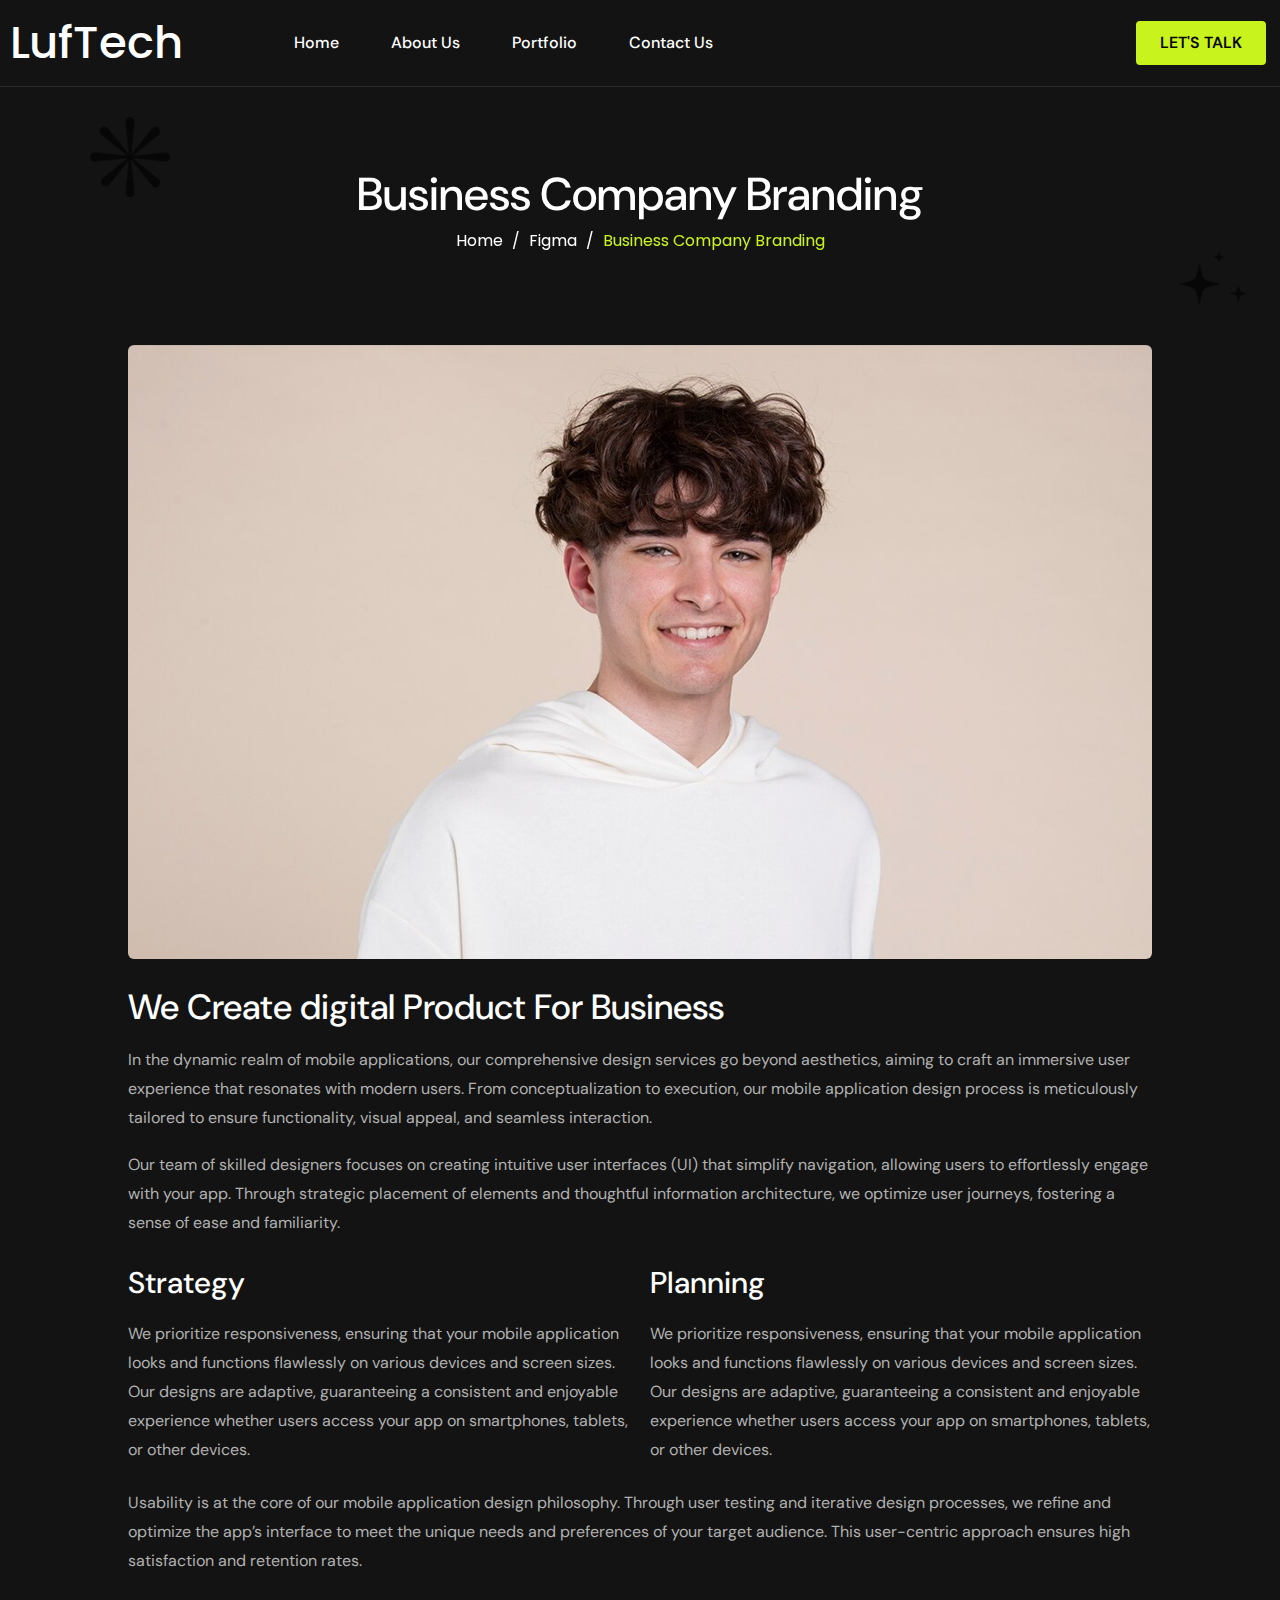
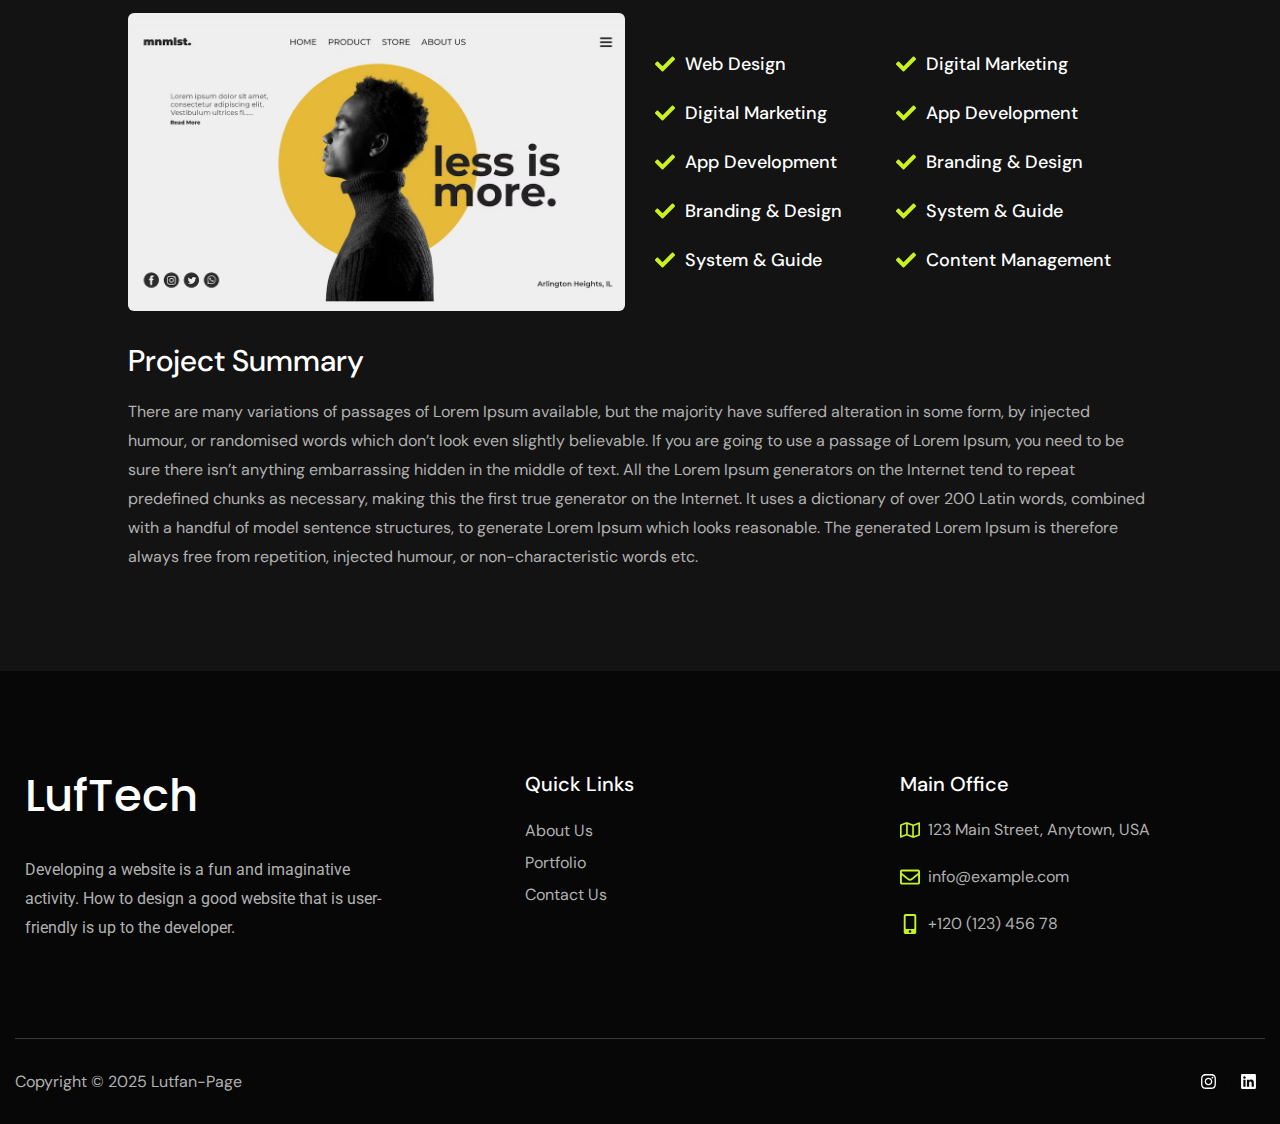
<file: business-company-branding/index.html>
<!DOCTYPE html>
<html lang="en-US">
<head>
	<meta charset="UTF-8">
		<title>Business Company Branding &#8211; Lutfan-Page</title>
<meta name="robots" content="max-image-preview:large">
<link rel="dns-prefetch" href="//fonts.googleapis.com">
<link rel="preconnect" href="https://fonts.gstatic.com/" crossorigin>
<link rel="alternate" type="application/rss+xml" title="Lutfan-Page &raquo; Feed" href="/feed/">
<link rel="alternate" type="application/rss+xml" title="Lutfan-Page &raquo; Comments Feed" href="/comments/feed/">
<link rel="alternate" type="application/rss+xml" title="Lutfan-Page &raquo; Business Company Branding Comments Feed" href="/business-company-branding/feed/">
<script>
window._wpemojiSettings = {"baseUrl":"https:\/\/s.w.org\/images\/core\/emoji\/15.0.3\/72x72\/","ext":".png","svgUrl":"https:\/\/s.w.org\/images\/core\/emoji\/15.0.3\/svg\/","svgExt":".svg","source":{"concatemoji":"\/wp-includes\/js\/wp-emoji-release.min.js?ver=6.7.2"}};
/*! This file is auto-generated */
!function(i,n){var o,s,e;function c(e){try{var t={supportTests:e,timestamp:(new Date).valueOf()};sessionStorage.setItem(o,JSON.stringify(t))}catch(e){}}function p(e,t,n){e.clearRect(0,0,e.canvas.width,e.canvas.height),e.fillText(t,0,0);var t=new Uint32Array(e.getImageData(0,0,e.canvas.width,e.canvas.height).data),r=(e.clearRect(0,0,e.canvas.width,e.canvas.height),e.fillText(n,0,0),new Uint32Array(e.getImageData(0,0,e.canvas.width,e.canvas.height).data));return t.every(function(e,t){return e===r[t]})}function u(e,t,n){switch(t){case"flag":return n(e,"🏳️‍⚧️","🏳️​⚧️")?!1:!n(e,"🇺🇳","🇺​🇳")&&!n(e,"🏴󠁧󠁢󠁥󠁮󠁧󠁿","🏴​󠁧​󠁢​󠁥​󠁮​󠁧​󠁿");case"emoji":return!n(e,"🐦‍⬛","🐦​⬛")}return!1}function f(e,t,n){var r="undefined"!=typeof WorkerGlobalScope&&self instanceof WorkerGlobalScope?new OffscreenCanvas(300,150):i.createElement("canvas"),a=r.getContext("2d",{willReadFrequently:!0}),o=(a.textBaseline="top",a.font="600 32px Arial",{});return e.forEach(function(e){o[e]=t(a,e,n)}),o}function t(e){var t=i.createElement("script");t.src=e,t.defer=!0,i.head.appendChild(t)}"undefined"!=typeof Promise&&(o="wpEmojiSettingsSupports",s=["flag","emoji"],n.supports={everything:!0,everythingExceptFlag:!0},e=new Promise(function(e){i.addEventListener("DOMContentLoaded",e,{once:!0})}),new Promise(function(t){var n=function(){try{var e=JSON.parse(sessionStorage.getItem(o));if("object"==typeof e&&"number"==typeof e.timestamp&&(new Date).valueOf()<e.timestamp+604800&&"object"==typeof e.supportTests)return e.supportTests}catch(e){}return null}();if(!n){if("undefined"!=typeof Worker&&"undefined"!=typeof OffscreenCanvas&&"undefined"!=typeof URL&&URL.createObjectURL&&"undefined"!=typeof Blob)try{var e="postMessage("+f.toString()+"("+[JSON.stringify(s),u.toString(),p.toString()].join(",")+"));",r=new Blob([e],{type:"text/javascript"}),a=new Worker(URL.createObjectURL(r),{name:"wpTestEmojiSupports"});return void(a.onmessage=function(e){c(n=e.data),a.terminate(),t(n)})}catch(e){}c(n=f(s,u,p))}t(n)}).then(function(e){for(var t in e)n.supports[t]=e[t],n.supports.everything=n.supports.everything&&n.supports[t],"flag"!==t&&(n.supports.everythingExceptFlag=n.supports.everythingExceptFlag&&n.supports[t]);n.supports.everythingExceptFlag=n.supports.everythingExceptFlag&&!n.supports.flag,n.DOMReady=!1,n.readyCallback=function(){n.DOMReady=!0}}).then(function(){return e}).then(function(){var e;n.supports.everything||(n.readyCallback(),(e=n.source||{}).concatemoji?t(e.concatemoji):e.wpemoji&&e.twemoji&&(t(e.twemoji),t(e.wpemoji)))}))}((window,document),window._wpemojiSettings);
</script>
<style id="wp-emoji-styles-inline-css">img.wp-smiley, img.emoji {
		display: inline !important;
		border: none !important;
		box-shadow: none !important;
		height: 1em !important;
		width: 1em !important;
		margin: 0 0.07em !important;
		vertical-align: -0.1em !important;
		background: none !important;
		padding: 0 !important;
	}</style>
<link rel="stylesheet" id="contact-form-7-css" href="/wp-content/plugins/contact-form-7/includes/css/styles.css?ver=6.0.5" media="all">
<link rel="stylesheet" id="elementor-frontend-css" href="/wp-content/plugins/elementor/assets/css/frontend.min.css?ver=3.28.3" media="all">
<link rel="stylesheet" id="elementor-post-10-css" href="/wp-content/uploads/elementor/css/post-10.css?ver=1744357369" media="all">
<link rel="stylesheet" id="widget-heading-css" href="/wp-content/plugins/elementor/assets/css/widget-heading.min.css?ver=3.28.3" media="all">
<link rel="stylesheet" id="widget-image-css" href="/wp-content/plugins/elementor/assets/css/widget-image.min.css?ver=3.28.3" media="all">
<link rel="stylesheet" id="widget-icon-list-css" href="/wp-content/plugins/elementor/assets/css/widget-icon-list.min.css?ver=3.28.3" media="all">
<link rel="stylesheet" id="elementor-post-549-css" href="/wp-content/uploads/elementor/css/post-549.css?ver=1744357965" media="all">
<link rel="stylesheet" id="elementor-post-1365-css" href="/wp-content/uploads/elementor/css/post-1365.css?ver=1744357370" media="all">
<link rel="stylesheet" id="spexo-elementor-addons-1365-css" href="/wp-content/uploads/spexo-addons/css/tmpcoder-1365.css?ver=1.0.20.1704192325" media="all">
<link rel="stylesheet" id="widget-icon-box-css" href="/wp-content/plugins/elementor/assets/css/widget-icon-box.min.css?ver=3.28.3" media="all">
<link rel="stylesheet" id="widget-social-icons-css" href="/wp-content/plugins/elementor/assets/css/widget-social-icons.min.css?ver=3.28.3" media="all">
<link rel="stylesheet" id="e-apple-webkit-css" href="/wp-content/plugins/elementor/assets/css/conditionals/apple-webkit.min.css?ver=3.28.3" media="all">
<link rel="stylesheet" id="elementor-post-869-css" href="/wp-content/uploads/elementor/css/post-869.css?ver=1744357370" media="all">
<link rel="stylesheet" id="spexo-elementor-addons-869-css" href="/wp-content/uploads/spexo-addons/css/tmpcoder-869.css?ver=1.0.20.1704192325" media="all">
<link rel="stylesheet" id="elementor-post-1123-css" href="/wp-content/uploads/elementor/css/post-1123.css?ver=1744357965" media="all">
<link rel="stylesheet" id="tmpcoder-theme-css" href="/wp-content/themes/spexo/assets/css/tmpcoder-theme.min.css?ver=2.0.2" media="">
<link rel="stylesheet" id="tmpcoder-style-css" href="/wp-content/themes/spexo/assets/css/style.min.css?ver=2.0.2" media="all">
<link rel="stylesheet" id="tmpcoder-wc-style-css" href="/wp-content/themes/spexo/assets/css/tmpcoder-wc-style.min.css?ver=2.0.2" media="">
<link rel="preload" as="style" href="https://fonts.googleapis.com/css?family=DM%20Sans:100,200,300,400,500,600,700,800,900,100italic,200italic,300italic,400italic,500italic,600italic,700italic,800italic,900italic&#038;display=swap&#038;ver=1744252875">
<link rel="stylesheet" href="https://fonts.googleapis.com/css?family=DM%20Sans:100,200,300,400,500,600,700,800,900,100italic,200italic,300italic,400italic,500italic,600italic,700italic,800italic,900italic&#038;display=swap&#038;ver=1744252875" media="print" onload="this.media='all'">
<noscript><link rel="stylesheet" href="https://fonts.googleapis.com/css?family=DM%20Sans:100,200,300,400,500,600,700,800,900,100italic,200italic,300italic,400italic,500italic,600italic,700italic,800italic,900italic&#038;display=swap&#038;ver=1744252875"></noscript>
<link rel="stylesheet" id="elementor-icons-css" href="/wp-content/plugins/elementor/assets/lib/eicons/css/elementor-icons.min.css?ver=5.36.0" media="all">
<link rel="stylesheet" id="tmpcoder-woo-grid-css-css" href="/wp-content/plugins/sastra-essential-addons-for-elementor/assets/grid-widgets/frontend.min.css?ver=1.0.20" media="all">
<link rel="stylesheet" id="tmpcoder-link-animations-css-css" href="/wp-content/plugins/sastra-essential-addons-for-elementor/assets/grid-widgets/lib/tmpcoder-link-animations.min.css?ver=1.0.20" media="all">
<link rel="stylesheet" id="font-awesome-5-all-css" href="/wp-content/plugins/elementor/assets/lib/font-awesome/css/all.min.css?ver=1.0.20" media="all">
<link rel="stylesheet" id="animations-css" href="/wp-content/plugins/elementor/assets/lib/animations/animations.min.css?ver=1.0.20" media="all">
<link rel="stylesheet" id="tmpcoder-frontend-style-css" href="/wp-content/plugins/sastra-essential-addons-for-elementor/assets/css/frontend.min.css?ver=1.0.20" media="">
<style id="tmpcoder-frontend-global-options-inline-css">h1,.entry-content h1,h1.elementor-heading-title {font-size: var(--heading1-font-size);font-family: var(--heading1-font-family);font-weight: var(--heading1-font-weight);color: var(--heading1-text-color);line-height: var(--heading1-line-height);text-transform: var(--heading1-text-transform); letter-spacing: var(--heading1-letter-spacing); }h2,.entry-content h2,h2.elementor-heading-title {font-size: var(--heading2-font-size); font-family: var(--heading2-font-family);font-weight: var(--heading2-font-weight);color: var(--heading2-text-color);line-height: var(--heading2-line-height);text-transform: var(--heading2-text-transform); letter-spacing: var(--heading2-letter-spacing); }h3,.entry-content h3,h3.elementor-heading-title {font-size: var(--heading3-font-size); font-family: var(--heading3-font-family);font-weight: var(--heading3-font-weight);color: var(--heading3-text-color);line-height: var(--heading3-line-height);text-transform: var(--heading3-text-transform); letter-spacing: var(--heading3-letter-spacing); }h4,.entry-content h4,h4.elementor-heading-title {font-size: var(--heading4-font-size); font-family: var(--heading4-font-family);font-weight: var(--heading4-font-weight);color: var(--heading4-text-color);line-height: var(--heading4-line-height);text-transform: var(--heading4-text-transform); letter-spacing: var(--heading4-letter-spacing); }h5,.entry-content h5,h5.elementor-heading-title {font-size: var(--heading5-font-size); font-family: var(--heading5-font-family);font-weight: var(--heading5-font-weight);color: var(--heading5-text-color);line-height: var(--heading5-line-height);text-transform: var(--heading5-text-transform); letter-spacing: var(--heading5-letter-spacing); }h6,.entry-content h6,h6.elementor-heading-title {font-size: var(--heading6-font-size); font-family: var(--heading6-font-family);font-weight: var(--heading6-font-weight);color: var(--heading6-text-color);line-height: var(--heading6-line-height);text-transform: var(--heading6-text-transform); letter-spacing: var(--heading6-letter-spacing); }.elementor-button-wrapper .elementor-button,.elementor-widget-tmpcoder-button .tmpcoder-button,.elementor-widget-tmpcoder-dual-button .tmpcoder-dual-button .tmpcoder-button-a,.elementor-widget-tmpcoder-dual-button .tmpcoder-dual-button .tmpcoder-button-b {color:var(--button-text-color); background-color:var(--theme-button-background);border-color:var(--button-border-color);border-style:var(--button-border-type);border-top-width: var(--button-border-top);border-right-width:var(--button-border-right);border-bottom-width:var(--button-border-bottom);border-left-width:var(--button-border-left);font-family:var(--button-font-family); font-weight:var(--button-font-weight); text-align:var(--button-text-align); text-transform:var(--button-text-transform); font-size:var(--button-font-size); line-height:var(--button-line-height); letter-spacing:var(--button-letter-spacing); border-radius:var(--button-border-radius); padding-top:var(--button-padding-top);padding-right:var(--button-padding-right);padding-left:var(--button-padding-left);padding-bottom:var(--button-padding-bottom);}.elementor-widget-tmpcoder-button .tmpcoder-button:after{padding-top:var(--button-padding-top);padding-right:var(--button-padding-right);padding-left:var(--button-padding-left);padding-bottom:var(--button-padding-bottom);}.elementor-widget-tmpcoder-button .tmpcoder-button .tmpcoder-button-icon{fill:var(--button-text-color);}.elementor .elementor-widget-tmpcoder-button .tmpcoder-button-text,.elementor-widget-tmpcoder-dual-button .tmpcoder-dual-button .tmpcoder-button-a .tmpcoder-button-text-a,.elementor-widget-tmpcoder-dual-button .tmpcoder-dual-button .tmpcoder-button-b .tmpcoder-button-text-b {font-size: unset;font-weight: unset;}.elementor-widget-tmpcoder-button .tmpcoder-button-none:hover,.elementor-widget-tmpcoder-button [class*="elementor-animation"]:hover,.elementor-widget-tmpcoder-button .tmpcoder-button::before,.elementor-widget-tmpcoder-button .tmpcoder-button::after,.elementor-widget-tmpcoder-dual-button .tmpcoder-dual-button .tmpcoder-button-none:hover,.elementor-widget-tmpcoder-dual-button .tmpcoder-dual-button [class*="elementor-animation"]:hover,.elementor-widget-tmpcoder-dual-button .tmpcoder-dual-button .tmpcoder-button-effect::before,.elementor-widget-tmpcoder-dual-button .tmpcoder-dual-button .tmpcoder-button-effect::after {background-color: unset;}.elementor-button-wrapper .elementor-button:hover,.elementor-widget-tmpcoder-button .tmpcoder-button:hover {background-color:var(--theme-button-background-hover);border-color:var(--button-border-hover-color);color: var(--button-text-hover-color);border-style:var(--button-border-hover-type);border-top-width: var(--button-border-hover-top);border-right-width:var(--button-border-hover-right);border-bottom-width:var(--button-border-hover-bottom);border-left-width:var(--button-border-hover-left);}.elementor-widget-tmpcoder-button .tmpcoder-button:hover:after{}.elementor-widget-tmpcoder-button .tmpcoder-button:hover .tmpcoder-button-icon{fill:var(--button-text-hover-color);}@media (max-width: 1025px) {body {font-size: var(--theme-font-size-tablet);line-height: var(--theme-line-height-tablet);letter-spacing: var(--theme-letter-spacing-tablet)}h1,.entry-content h1,h1.elementor-heading-title {font-size: var(--heading1-font-size-tablet);line-height: var(--heading1-line-height-tablet);letter-spacing: var(--heading1-letter-spacing-tablet); }h2,.entry-content h2,h2.elementor-heading-title {font-size: var(--heading2-font-size-tablet);line-height: var(--heading2-line-height-tablet);letter-spacing: var(--heading2-letter-spacing-tablet); }h3,.entry-content h3,h3.elementor-heading-title {font-size: var(--heading3-font-size-tablet);line-height: var(--heading3-line-height-tablet);letter-spacing: var(--heading3-letter-spacing-tablet); }h4,.entry-content h4,h4.elementor-heading-title {font-size: var(--heading4-font-size-tablet);line-height: var(--heading4-line-height-tablet);letter-spacing: var(--heading4-letter-spacing-tablet); }h5,.entry-content h5,h5.elementor-heading-title {font-size: var(--heading5-font-size-tablet);line-height: var(--heading5-line-height-tablet);letter-spacing: var(--heading5-letter-spacing-tablet); }h6,.entry-content h6,h6.elementor-heading-title {font-size: var(--heading6-font-size-tablet);line-height: var(--heading6-line-height-tablet);letter-spacing: var(--heading6-letter-spacing-tablet); }button,.elementor-button-wrapper .elementor-button,.elementor-widget-tmpcoder-button .tmpcoder-button,.elementor-widget-tmpcoder-dual-button .tmpcoder-dual-button .tmpcoder-button-a,.elementor-widget-tmpcoder-dual-button .tmpcoder-dual-button .tmpcoder-button-b { font-size:var(--button-font-size-tablet); line-height:var(--button-line-height-tablet); letter-spacing:var(--button-letter-spacing-tablet); padding-top:var(--button-tablet-padding-top);padding-right:var(--button-tablet-padding-right);padding-left:var(--button-tablet-padding-left);padding-bottom:var(--button-tablet-padding-bottom);}.tmpcoder-navigation-menu__align-tablet-center nav ul {display: grid;text-align: center;align-items: center;justify-content: center!important;}.tmpcoder-navigation-menu__align-tablet-right nav ul {display: grid;text-align: right;align-items: right;justify-content: right!important;}.tmpcoder-navigation-menu__align-tablet-left nav ul {display: grid;text-align: left;align-items: left;justify-content: left!important;}}@media (max-width: 768px) {body {font-size: var(--theme-font-size-mobile);line-height: var(--theme-line-height-mobile);letter-spacing: var(--theme-letter-spacing-mobile)}h1,.entry-content h1,h1.elementor-heading-title {font-size: var(--heading1-font-size-mobile);line-height: var(--heading1-line-height-mobile);letter-spacing: var(--heading1-letter-spacing-mobile); }h2,.entry-content h2,h2.elementor-heading-title {font-size: var(--heading2-font-size-mobile);line-height: var(--heading2-line-height-mobile);letter-spacing: var(--heading2-letter-spacing-mobile); }h3,.entry-content h3,h3.elementor-heading-title {font-size: var(--heading3-font-size-mobile);line-height: var(--heading3-line-height-mobile);letter-spacing: var(--heading3-letter-spacing-mobile); }h4,.entry-content h4,h4.elementor-heading-title {font-size: var(--heading4-font-size-mobile);line-height: var(--heading4-line-height-mobile);letter-spacing: var(--heading4-letter-spacing-mobile); }h5,.entry-content h5,h5.elementor-heading-title {font-size: var(--heading5-font-size-mobile);line-height: var(--heading5-line-height-mobile);letter-spacing: var(--heading5-letter-spacing-mobile); }h6,.entry-content h6,h6.elementor-heading-title {font-size: var(--heading6-font-size-mobile);line-height: var(--heading6-line-height-mobile);letter-spacing: var(--heading6-letter-spacing-mobile); }button,.elementor-button-wrapper .elementor-button,.elementor-widget-tmpcoder-button .tmpcoder-button,.elementor-widget-tmpcoder-dual-button .tmpcoder-dual-button .tmpcoder-button-a,.elementor-widget-tmpcoder-dual-button .tmpcoder-dual-button .tmpcoder-button-b { font-size:var(--button-font-size-mobile); line-height:var(--button-line-height-mobile); letter-spacing:var(--button-letter-spacing-mobile); padding-top:var(--button-mobile-padding-top);padding-right:var(--button-mobile-padding-right);padding-left:var(--button-mobile-padding-left);padding-bottom:var(--button-mobile-padding-bottom);}.tmpcoder-navigation-menu__align-mobile-center nav ul {display: grid;text-align: center;align-items: center;justify-content: center!important;}.tmpcoder-navigation-menu__align-mobile-right nav ul {display: grid;text-align: right;align-items: right;justify-content: right!important;}.tmpcoder-navigation-menu__align-mobile-left nav ul {display: grid;text-align: left;align-items: left;justify-content: left!important;}}.wp-block-button .wp-block-button__link,.elementor-button-wrapper .elementor-button,.elementor-button-wrapper .elementor-button:visited {color:var(--button-text-color);fill:var(--button-text-color);},.elementor-button:hover{color:var(--button-text-hover-color);fill:var(--button-text-hover-color);}</style>
<style id="tmpcoder-theme-variable-inline-css">:root, .editor-styles-wrapper {
--tmpcoder-container-width: 1200px;
--tmpcoder-tablet-container-width: 1024px;
--tmpcoder-mobile-container-width: 767px;
--theme-primary-color:#131313;
--theme-secondary-color:#070707;
--theme-accent-color:#FFFFFF;
--theme-background-color:#131313;
--theme-button-background:#C9F31D;
--theme-button-background-hover:#070707;
--theme-link-color:#B1B1B1;
--theme-link-hover-color:#C9F31D;
--theme-global-border-color:#393939;
--theme-global-color-1:#FFFFFF;
--theme-global-color-2:#FFFFFF;
--theme-global-color-3:#FFFFFF;
--theme-global-color-4:#ffffff;
--theme-font-family:DM Sans;
--theme-font-weight:400;
--theme-font-size:16px;
--theme-line-height:29px;
--theme-letter-spacing:0px;
--theme-font-size-tablet:16px;
--theme-line-height-tablet:29px;
--theme-letter-spacing-tablet:0px;
--theme-font-size-mobile:14px;
--theme-line-height-mobile:24px;
--theme-letter-spacing-mobile:0px;
--theme-text-color:#b1b1b1;
--heading1-font-family:DM Sans;
--heading1-font-weight:500;
--heading1-font-style: normal;
--heading1-text-align: initial;
--heading1-text-transform: initial;
--heading1-font-size:60px;
--heading1-line-height:54px;
--heading1-letter-spacing:0px;
--heading1-text-color:#ffffff;
--heading2-font-family:DM Sans;
--heading2-font-weight:500;
--heading2-font-style: normal;
--heading2-text-align: initial;
--heading2-text-transform: initial;
--heading2-font-size:45px;
--heading2-line-height:50px;
--heading2-letter-spacing:0px;
--heading2-text-color:#ffffff;
--heading3-font-family:DM Sans;
--heading3-font-weight:500;
--heading3-font-style: normal;
--heading3-text-align: initial;
--heading3-text-transform: initial;
--heading3-font-size:40px;
--heading3-line-height:46px;
--heading3-letter-spacing:0px;
--heading3-text-color:#ffffff;
--heading4-font-family:DM Sans;
--heading4-font-weight:500;
--heading4-font-style: normal;
--heading4-text-align: initial;
--heading4-text-transform: initial;
--heading4-font-size:35px;
--heading4-line-height:40px;
--heading4-letter-spacing:0px;
--heading4-text-color:#ffffff;
--heading5-font-family:DM Sans;
--heading5-font-weight:500;
--heading5-font-style: normal;
--heading5-text-align: initial;
--heading5-text-transform: initial;
--heading5-font-size:30px;
--heading5-line-height:36px;
--heading5-letter-spacing:0px;
--heading5-text-color:#ffffff;
--heading6-font-family:DM Sans;
--heading6-font-weight:500;
--heading6-font-style: normal;
--heading6-text-align: initial;
--heading6-text-transform: initial;
--heading6-font-size:20px;
--heading6-line-height:26px;
--heading6-letter-spacing:0px;
--heading6-text-color:#ffffff;
--heading1-font-size-tablet:46px;
--heading1-line-height-tablet:50px;
--heading1-letter-spacing-tablet:0px;
--heading2-font-size-tablet:38px;
--heading2-line-height-tablet:45px;
--heading2-letter-spacing-tablet:0px;
--heading3-font-size-tablet:36px;
--heading3-line-height-tablet:41px;
--heading3-letter-spacing-tablet:0px;
--heading4-font-size-tablet:32px;
--heading4-line-height-tablet:36px;
--heading4-letter-spacing-tablet:0px;
--heading5-font-size-tablet:26px;
--heading5-line-height-tablet:30px;
--heading5-letter-spacing-tablet:0px;
--heading6-font-size-tablet:20px;
--heading6-line-height-tablet:26px;
--heading6-letter-spacing-tablet:0px;
--heading1-font-size-mobile:38px;
--heading1-line-height-mobile:44px;
--heading1-letter-spacing-mobile:0px;
--heading2-font-size-mobile:30px;
--heading2-line-height-mobile:40px;
--heading2-letter-spacing-mobile:0px;
--heading3-font-size-mobile:26px;
--heading3-line-height-mobile:29px;
--heading3-letter-spacing-mobile:0px;
--heading4-font-size-mobile:24px;
--heading4-line-height-mobile:27px;
--heading4-letter-spacing-mobile:0px;
--heading5-font-size-mobile:22px;
--heading5-line-height-mobile:27px;
--heading5-letter-spacing-mobile:0px;
--heading6-font-size-mobile:18px;
--heading6-line-height-mobile:22px;
--heading6-letter-spacing-mobile:0px;
--button-font-family:DM Sans;
--button-font-weight:600;
--button-text-align: initial;
--button-text-transform:uppercase;
--button-font-size:16px;
--button-line-height:20px;
--button-letter-spacing:0px;
--button-text-color:#070707;
--button-text-hover-color:#C9F31D;
--button-border-radius:4px;
--button-padding-top:11px;
--button-padding-right:25px;
--button-padding-bottom:11px;
--button-padding-left:25px;
--button-border-color:#c9f31d;
--button-border-hover-color:#c9f31d;
--button-border-type:solid;
--button-border-top:2px;
--button-border-right:2px;
--button-border-bottom:2px;
--button-border-left:2px;
--button-border-hover-type:solid;
--button-border-hover-top:2px;
--button-border-hover-right:2px;
--button-border-hover-bottom:2px;
--button-border-hover-left:2px;
--button-font-size-tablet:16px;
--button-line-height-tablet:20px;
--button-letter-spacing-tablet:0px;
--button-tablet-padding-top:11px;
--button-tablet-padding-right:25px;
--button-tablet-padding-bottom:11px;
--button-tablet-padding-left:25px;
--button-font-size-mobile:16px;
--button-line-height-mobile:20px;
--button-letter-spacing-mobile:0px;
--button-mobile-padding-top:11px;
--button-mobile-padding-right:25px;
--button-mobile-padding-bottom:11px;
--button-mobile-padding-left:25px;
}</style>
<style id="tmpcoder-elementor-globle-variables-inline-css">:root{--e-global-color-tmpcoderprimarycolor:#131313;--e-global-color-tmpcodersecondarycolor:#070707;--e-global-color-tmpcoderaccentcolor:#FFFFFF;--e-global-color-tmpcoderbodybackgroundcolor:#FFFFFF;--e-global-color-tmpcoderthemecolor1:#FFFFFF;--e-global-color-tmpcoderthemecolor2:#FFFFFF;--e-global-color-tmpcoderthemecolor4:#131313;--e-global-color-tmpcoderlinkcolor:#B1B1B1;--e-global-color-tmpcoderlinkhovercolor:#C9F31D;--e-global-color-tmpcoderglobalbordercolor:#393939;--e-global-color-tmpcodersitefontscolor:#b1b1b1;--e-global-color-tmpcoderbuttonfontscolor:#070707;--e-global-color-tmpcoderbuttonfontshovercolor:#C9F31D;--e-global-color-tmpcoderbuttonbackgroundcolor:#C9F31D;--e-global-color-tmpcoderbuttonbackgroundhovercolor:#070707;--e-global-color-tmpcoderbuttonbordercolor:#c9f31d;--e-global-color-tmpcoderbuttonborderhovercolor:#c9f31d;}</style>
<link rel="stylesheet" id="elementor-gf-local-roboto-css" href="/wp-content/uploads/elementor/google-fonts/css/roboto.css?ver=1744251928" media="all">
<link rel="stylesheet" id="elementor-gf-local-robotoslab-css" href="/wp-content/uploads/elementor/google-fonts/css/robotoslab.css?ver=1744251940" media="all">
<link rel="stylesheet" id="elementor-gf-local-poppins-css" href="/wp-content/uploads/elementor/google-fonts/css/poppins.css?ver=1744254148" media="all">
<script src="/wp-includes/js/jquery/jquery.min.js?ver=3.7.1" id="jquery-core-js"></script>
<script src="/wp-includes/js/jquery/jquery-migrate.min.js?ver=3.4.1" id="jquery-migrate-js"></script>
<script src="/wp-content/plugins/sastra-essential-addons-for-elementor/assets/js/utils.min.js?ver=1.0.20" id="tmpcoder-redirect-url-utils-script-js"></script>
<link rel="https://api.w.org/" href="/wp-json/">
<link rel="alternate" title="JSON" type="application/json" href="/wp-json/wp/v2/posts/549">
<link rel="EditURI" type="application/rsd+xml" title="RSD" href="/xmlrpc.php?rsd">
<meta name="generator" content="WordPress 6.7.2">
<link rel="canonical" href="/business-company-branding/">
<link rel="shortlink" href="/?p=549">
<link rel="alternate" title="oEmbed (JSON)" type="application/json+oembed" href="/wp-json/oembed/1.0/embed?url=https%3A%2F%2F%2Fbusiness-company-branding%2F">
<link rel="alternate" title="oEmbed (XML)" type="text/xml+oembed" href="/wp-json/oembed/1.0/embed?url=https%3A%2F%2F%2Fbusiness-company-branding%2F#038;format=xml">
<meta name="generator" content="Redux 4.5.7">
<link rel="pingback" href="/xmlrpc.php">
<meta name="generator" content="Elementor 3.28.3; features: e_font_icon_svg, additional_custom_breakpoints, e_local_google_fonts, e_element_cache; settings: css_print_method-external, google_font-enabled, font_display-swap">
			<style>.e-con.e-parent:nth-of-type(n+4):not(.e-lazyloaded):not(.e-no-lazyload),
				.e-con.e-parent:nth-of-type(n+4):not(.e-lazyloaded):not(.e-no-lazyload) * {
					background-image: none !important;
				}
				@media screen and (max-height: 1024px) {
					.e-con.e-parent:nth-of-type(n+3):not(.e-lazyloaded):not(.e-no-lazyload),
					.e-con.e-parent:nth-of-type(n+3):not(.e-lazyloaded):not(.e-no-lazyload) * {
						background-image: none !important;
					}
				}
				@media screen and (max-height: 640px) {
					.e-con.e-parent:nth-of-type(n+2):not(.e-lazyloaded):not(.e-no-lazyload),
					.e-con.e-parent:nth-of-type(n+2):not(.e-lazyloaded):not(.e-no-lazyload) * {
						background-image: none !important;
					}
				}</style>
			<link rel="icon" href="/wp-content/uploads/2024/01/favicon.png" sizes="32x32">
<link rel="icon" href="/wp-content/uploads/2024/01/favicon.png" sizes="192x192">
<link rel="apple-touch-icon" href="/wp-content/uploads/2024/01/favicon.png">
<meta name="msapplication-TileImage" content="/wp-content/uploads/2024/01/favicon.png">
	<meta name="viewport" content="width=device-width, initial-scale=1.0, viewport-fit=cover">
</head>

<body class="post-template post-template-elementor_header_footer single single-post postid-549 single-format-standard wp-embed-responsive demo-03 no-sidebar elementor-default elementor-template-canvas elementor-kit-10 elementor-page elementor-page-549">
	 <div class="tmpcoder-video-popup"></div>  <div class="tmpcoder-video-popup"></div> 		<div data-elementor-type="wp-post" data-elementor-id="1365" class="elementor elementor-1365">
						<section data-tmpcoder-sticky-section="yes" data-tmpcoder-position-type="sticky" data-tmpcoder-position-offset="0" data-tmpcoder-position-location="top" data-tmpcoder-sticky-devices="mobile_sticky tablet_sticky desktop_sticky" data-tmpcoder-custom-breakpoints="" data-tmpcoder-active-breakpoints="mobile_sticky tablet_sticky desktop_sticky" data-tmpcoder-z-index="" data-tmpcoder-sticky-hide="" data-tmpcoder-replace-header="" data-tmpcoder-animation-duration="" data-tmpcoder-sticky-type="fixed" class="elementor-section elementor-top-section elementor-element elementor-element-2b3e6e4 elementor-section-content-middle tmpcoder-sticky-section-yes elementor-section-boxed elementor-section-height-default elementor-section-height-default tmpcoder-jarallax-no tmpcoder-parallax-no tmpcoder-particle-no" data-id="2b3e6e4" data-element_type="section" data-settings="{&quot;background_background&quot;:&quot;classic&quot;,&quot;position_offset&quot;:0,&quot;position_offset_tablet&quot;:0,&quot;position_offset_mobile&quot;:0}">
						<div class="elementor-container elementor-column-gap-default">
					<div class="elementor-column elementor-col-33 elementor-top-column elementor-element elementor-element-a116ba3" data-id="a116ba3" data-element_type="column">
			<div class="elementor-widget-wrap elementor-element-populated">
						<div class="elementor-element elementor-element-421fb97 elementor-widget elementor-widget-heading" data-id="421fb97" data-element_type="widget" data-widget_type="heading.default">
				<div class="elementor-widget-container">
					<h2 class="elementor-heading-title elementor-size-default"><a href="/">LufTech</a></h2>				</div>
				</div>
					</div>
		</div>
				<div class="elementor-column elementor-col-33 elementor-top-column elementor-element elementor-element-9ef249e" data-id="9ef249e" data-element_type="column">
			<div class="elementor-widget-wrap elementor-element-populated">
						<div class="elementor-element elementor-element-abff71f tmpcoder-main-nav-menu-align-center tmpcoder-main-nav-menu-align--tabletright elementor-widget__width-initial tmpcoder-main-nav-menu-align--mobileleft tmpcoder-pointer-underline tmpcoder-pointer-line-fx tmpcoder-pointer-fx-fade tmpcoder-sub-icon-caret-down tmpcoder-sub-menu-fx-fade tmpcoder-nav-menu-bp-mobile tmpcoder-mobile-menu-full-width tmpcoder-mobile-menu-item-align-center tmpcoder-mobile-toggle-v1 tmpcoder-sub-divider-yes tmpcoder-mobile-divider-yes elementor-widget elementor-widget-tmpcoder-nav-menu" data-id="abff71f" data-element_type="widget" data-settings="{&quot;menu_layout&quot;:&quot;horizontal&quot;}" data-widget_type="tmpcoder-nav-menu.default">
				<div class="elementor-widget-container">
					<nav class="tmpcoder-nav-menu-container tmpcoder-nav-menu-horizontal" data-trigger="hover"><ul id="menu-1-abff71f" class="tmpcoder-nav-menu">
<li class="menu-item menu-item-type-post_type menu-item-object-page menu-item-home menu-item-41"><a href="/" class="tmpcoder-menu-item tmpcoder-pointer-item">Home</a></li>
<li class="menu-item menu-item-type-post_type menu-item-object-page menu-item-40"><a href="/about-us/" class="tmpcoder-menu-item tmpcoder-pointer-item">About Us</a></li>
<li class="menu-item menu-item-type-post_type menu-item-object-page menu-item-38"><a href="/portfolio/" class="tmpcoder-menu-item tmpcoder-pointer-item">Portfolio</a></li>
<li class="menu-item menu-item-type-post_type menu-item-object-page menu-item-527"><a href="/contact-us/" class="tmpcoder-menu-item tmpcoder-pointer-item">Contact Us</a></li>
</ul></nav><nav class="tmpcoder-mobile-nav-menu-container"><div class="tmpcoder-mobile-toggle-wrap"><div class="tmpcoder-mobile-toggle">
<span class="tmpcoder-mobile-toggle-line"></span><span class="tmpcoder-mobile-toggle-line"></span><span class="tmpcoder-mobile-toggle-line"></span>
</div></div>
<ul id="mobile-menu-2-abff71f" class="tmpcoder-mobile-nav-menu">
<li class="menu-item menu-item-type-post_type menu-item-object-page menu-item-home menu-item-41"><a href="/" class="tmpcoder-mobile-menu-item">Home</a></li>
<li class="menu-item menu-item-type-post_type menu-item-object-page menu-item-40"><a href="/about-us/" class="tmpcoder-mobile-menu-item">About Us</a></li>
<li class="menu-item menu-item-type-post_type menu-item-object-page menu-item-38"><a href="/portfolio/" class="tmpcoder-mobile-menu-item">Portfolio</a></li>
<li class="menu-item menu-item-type-post_type menu-item-object-page menu-item-527"><a href="/contact-us/" class="tmpcoder-mobile-menu-item">Contact Us</a></li>
</ul></nav>				</div>
				</div>
					</div>
		</div>
				<div class="elementor-column elementor-col-33 elementor-top-column elementor-element elementor-element-52c036c" data-id="52c036c" data-element_type="column">
			<div class="elementor-widget-wrap elementor-element-populated">
						<div class="elementor-element elementor-element-29fd0dd tmpcoder-offcanvas-align-right elementor-hidden-tablet elementor-hidden-mobile tmpcoder-offcanvas-entrance-animation-fade elementor-widget elementor-widget-tmpcoder-offcanvas" data-id="29fd0dd" data-element_type="widget" data-widget_type="tmpcoder-offcanvas.default">
				<div class="elementor-widget-container">
					
		<div class="tmpcoder-offcanvas-container" data-offcanvas-open="no">			<button class="tmpcoder-offcanvas-trigger">
													<span>Let&#039;s Talk</span>
							</button>

			<div class="tmpcoder-offcanvas-wrap tmpcoder-offcanvas-wrap-right">
				<div class="tmpcoder-offcanvas-content tmpcoder-offcanvas-content-right">
					<div class="tmpcoder-offcanvas-header">
						<span class="tmpcoder-close-offcanvas">
							<i class="fa fa-times" aria-hidden="true"></i>
						</span>
											</div>
							<div data-elementor-type="page" data-elementor-id="102" class="elementor elementor-102">
						<section class="elementor-section elementor-top-section elementor-element elementor-element-4e41236 elementor-section-content-middle elementor-section-boxed elementor-section-height-default elementor-section-height-default tmpcoder-jarallax-no tmpcoder-parallax-no tmpcoder-particle-no" data-id="4e41236" data-element_type="section" data-settings="{&quot;background_background&quot;:&quot;classic&quot;}">
						<div class="elementor-container elementor-column-gap-default">
					<div class="elementor-column elementor-col-100 elementor-top-column elementor-element elementor-element-83e7caa" data-id="83e7caa" data-element_type="column" data-settings="{&quot;background_background&quot;:&quot;classic&quot;}">
			<div class="elementor-widget-wrap elementor-element-populated">
						<div class="elementor-element elementor-element-274117b elementor-widget elementor-widget-image" data-id="274117b" data-element_type="widget" data-widget_type="image.default">
				<div class="elementor-widget-container">
															<img width="167" height="32" src="/wp-content/uploads/2024/01/logo.png" class="attachment-full size-full wp-image-8" alt="">															</div>
				</div>
				<div class="elementor-element elementor-element-7a740dd elementor-widget elementor-widget-heading" data-id="7a740dd" data-element_type="widget" data-widget_type="heading.default">
				<div class="elementor-widget-container">
					<h3 class="elementor-heading-title elementor-size-default">Unique Digital Ideas for Business
</h3>				</div>
				</div>
				<div class="elementor-element elementor-element-b52feca elementor-widget elementor-widget-text-editor" data-id="b52feca" data-element_type="widget" data-widget_type="text-editor.default">
				<div class="elementor-widget-container">
									Develop a blockchain-based loyalty program that offers secure and transparent rewards, fostering customer trust and creating a competitive edge in the market.								</div>
				</div>
				<div class="elementor-element elementor-element-b3130e8 elementor-widget elementor-widget-heading" data-id="b3130e8" data-element_type="widget" data-widget_type="heading.default">
				<div class="elementor-widget-container">
					<h3 class="elementor-heading-title elementor-size-default">Main Office</h3>				</div>
				</div>
				<div class="elementor-element elementor-element-82be69a elementor-position-left elementor-vertical-align-middle elementor-view-default elementor-mobile-position-top elementor-widget elementor-widget-icon-box" data-id="82be69a" data-element_type="widget" data-widget_type="icon-box.default">
				<div class="elementor-widget-container">
							<div class="elementor-icon-box-wrapper">

						<div class="elementor-icon-box-icon">
				<span class="elementor-icon">
				<svg aria-hidden="true" class="e-font-icon-svg e-far-map" viewbox="0 0 576 512" xmlns="http://www.w3.org/2000/svg"><path d="M560.02 32c-1.96 0-3.98.37-5.96 1.16L384.01 96H384L212 35.28A64.252 64.252 0 0 0 191.76 32c-6.69 0-13.37 1.05-19.81 3.14L20.12 87.95A32.006 32.006 0 0 0 0 117.66v346.32C0 473.17 7.53 480 15.99 480c1.96 0 3.97-.37 5.96-1.16L192 416l172 60.71a63.98 63.98 0 0 0 40.05.15l151.83-52.81A31.996 31.996 0 0 0 576 394.34V48.02c0-9.19-7.53-16.02-15.98-16.02zM224 90.42l128 45.19v285.97l-128-45.19V90.42zM48 418.05V129.07l128-44.53v286.2l-.64.23L48 418.05zm480-35.13l-128 44.53V141.26l.64-.24L528 93.95v288.97z"></path></svg>				</span>
			</div>
			
						<div class="elementor-icon-box-content">

									<span class="elementor-icon-box-title">
						<span>
							123 Main Street, Anytown, USA 						</span>
					</span>
				
				
			</div>
			
		</div>
						</div>
				</div>
				<div class="elementor-element elementor-element-b36d189 elementor-position-left elementor-vertical-align-middle elementor-view-default elementor-mobile-position-top elementor-widget elementor-widget-icon-box" data-id="b36d189" data-element_type="widget" data-widget_type="icon-box.default">
				<div class="elementor-widget-container">
							<div class="elementor-icon-box-wrapper">

						<div class="elementor-icon-box-icon">
				<a href="mailto:info@example.com" class="elementor-icon" aria-label="info@example.com">
				<svg aria-hidden="true" class="e-font-icon-svg e-far-envelope" viewbox="0 0 512 512" xmlns="http://www.w3.org/2000/svg"><path d="M464 64H48C21.49 64 0 85.49 0 112v288c0 26.51 21.49 48 48 48h416c26.51 0 48-21.49 48-48V112c0-26.51-21.49-48-48-48zm0 48v40.805c-22.422 18.259-58.168 46.651-134.587 106.49-16.841 13.247-50.201 45.072-73.413 44.701-23.208.375-56.579-31.459-73.413-44.701C106.18 199.465 70.425 171.067 48 152.805V112h416zM48 400V214.398c22.914 18.251 55.409 43.862 104.938 82.646 21.857 17.205 60.134 55.186 103.062 54.955 42.717.231 80.509-37.199 103.053-54.947 49.528-38.783 82.032-64.401 104.947-82.653V400H48z"></path></svg>				</a>
			</div>
			
						<div class="elementor-icon-box-content">

									<span class="elementor-icon-box-title">
						<a href="mailto:info@example.com">
							info@example.com						</a>
					</span>
				
				
			</div>
			
		</div>
						</div>
				</div>
				<div class="elementor-element elementor-element-51a4c5b elementor-position-left elementor-vertical-align-middle elementor-view-default elementor-mobile-position-top elementor-widget elementor-widget-icon-box" data-id="51a4c5b" data-element_type="widget" data-widget_type="icon-box.default">
				<div class="elementor-widget-container">
							<div class="elementor-icon-box-wrapper">

						<div class="elementor-icon-box-icon">
				<a href="tel:+12012345678" class="elementor-icon" aria-label="+120 (123) 456 78">
				<svg aria-hidden="true" class="e-font-icon-svg e-fas-mobile-alt" viewbox="0 0 320 512" xmlns="http://www.w3.org/2000/svg"><path d="M272 0H48C21.5 0 0 21.5 0 48v416c0 26.5 21.5 48 48 48h224c26.5 0 48-21.5 48-48V48c0-26.5-21.5-48-48-48zM160 480c-17.7 0-32-14.3-32-32s14.3-32 32-32 32 14.3 32 32-14.3 32-32 32zm112-108c0 6.6-5.4 12-12 12H60c-6.6 0-12-5.4-12-12V60c0-6.6 5.4-12 12-12h200c6.6 0 12 5.4 12 12v312z"></path></svg>				</a>
			</div>
			
						<div class="elementor-icon-box-content">

									<span class="elementor-icon-box-title">
						<a href="tel:+12012345678">
							+120 (123) 456 78						</a>
					</span>
				
				
			</div>
			
		</div>
						</div>
				</div>
				<div class="elementor-element elementor-element-960e520 elementor-widget elementor-widget-heading" data-id="960e520" data-element_type="widget" data-widget_type="heading.default">
				<div class="elementor-widget-container">
					<h3 class="elementor-heading-title elementor-size-default">Follow Us</h3>				</div>
				</div>
				<div class="elementor-element elementor-element-50b18b7 elementor-shape-circle e-grid-align-left elementor-grid-0 elementor-widget elementor-widget-social-icons" data-id="50b18b7" data-element_type="widget" data-widget_type="social-icons.default">
				<div class="elementor-widget-container">
							<div class="elementor-social-icons-wrapper elementor-grid">
							<span class="elementor-grid-item">
					<a class="elementor-icon elementor-social-icon elementor-social-icon-facebook elementor-repeater-item-1cfdef5" target="_blank">
						<span class="elementor-screen-only">Facebook</span>
						<svg class="e-font-icon-svg e-fab-facebook" viewbox="0 0 512 512" xmlns="http://www.w3.org/2000/svg"><path d="M504 256C504 119 393 8 256 8S8 119 8 256c0 123.78 90.69 226.38 209.25 245V327.69h-63V256h63v-54.64c0-62.15 37-96.48 93.67-96.48 27.14 0 55.52 4.84 55.52 4.84v61h-31.28c-30.8 0-40.41 19.12-40.41 38.73V256h68.78l-11 71.69h-57.78V501C413.31 482.38 504 379.78 504 256z"></path></svg>					</a>
				</span>
							<span class="elementor-grid-item">
					<a class="elementor-icon elementor-social-icon elementor-social-icon-twitter elementor-repeater-item-c020a71" target="_blank">
						<span class="elementor-screen-only">Twitter</span>
						<svg class="e-font-icon-svg e-fab-twitter" viewbox="0 0 512 512" xmlns="http://www.w3.org/2000/svg"><path d="M459.37 151.716c.325 4.548.325 9.097.325 13.645 0 138.72-105.583 298.558-298.558 298.558-59.452 0-114.68-17.219-161.137-47.106 8.447.974 16.568 1.299 25.34 1.299 49.055 0 94.213-16.568 130.274-44.832-46.132-.975-84.792-31.188-98.112-72.772 6.498.974 12.995 1.624 19.818 1.624 9.421 0 18.843-1.3 27.614-3.573-48.081-9.747-84.143-51.98-84.143-102.985v-1.299c13.969 7.797 30.214 12.67 47.431 13.319-28.264-18.843-46.781-51.005-46.781-87.391 0-19.492 5.197-37.36 14.294-52.954 51.655 63.675 129.3 105.258 216.365 109.807-1.624-7.797-2.599-15.918-2.599-24.04 0-57.828 46.782-104.934 104.934-104.934 30.213 0 57.502 12.67 76.67 33.137 23.715-4.548 46.456-13.32 66.599-25.34-7.798 24.366-24.366 44.833-46.132 57.827 21.117-2.273 41.584-8.122 60.426-16.243-14.292 20.791-32.161 39.308-52.628 54.253z"></path></svg>					</a>
				</span>
							<span class="elementor-grid-item">
					<a class="elementor-icon elementor-social-icon elementor-social-icon-youtube elementor-repeater-item-ebe3fc6" target="_blank">
						<span class="elementor-screen-only">Youtube</span>
						<svg class="e-font-icon-svg e-fab-youtube" viewbox="0 0 576 512" xmlns="http://www.w3.org/2000/svg"><path d="M549.655 124.083c-6.281-23.65-24.787-42.276-48.284-48.597C458.781 64 288 64 288 64S117.22 64 74.629 75.486c-23.497 6.322-42.003 24.947-48.284 48.597-11.412 42.867-11.412 132.305-11.412 132.305s0 89.438 11.412 132.305c6.281 23.65 24.787 41.5 48.284 47.821C117.22 448 288 448 288 448s170.78 0 213.371-11.486c23.497-6.321 42.003-24.171 48.284-47.821 11.412-42.867 11.412-132.305 11.412-132.305s0-89.438-11.412-132.305zm-317.51 213.508V175.185l142.739 81.205-142.739 81.201z"></path></svg>					</a>
				</span>
							<span class="elementor-grid-item">
					<a class="elementor-icon elementor-social-icon elementor-social-icon-instagram elementor-repeater-item-b417253" target="_blank">
						<span class="elementor-screen-only">Instagram</span>
						<svg class="e-font-icon-svg e-fab-instagram" viewbox="0 0 448 512" xmlns="http://www.w3.org/2000/svg"><path d="M224.1 141c-63.6 0-114.9 51.3-114.9 114.9s51.3 114.9 114.9 114.9S339 319.5 339 255.9 287.7 141 224.1 141zm0 189.6c-41.1 0-74.7-33.5-74.7-74.7s33.5-74.7 74.7-74.7 74.7 33.5 74.7 74.7-33.6 74.7-74.7 74.7zm146.4-194.3c0 14.9-12 26.8-26.8 26.8-14.9 0-26.8-12-26.8-26.8s12-26.8 26.8-26.8 26.8 12 26.8 26.8zm76.1 27.2c-1.7-35.9-9.9-67.7-36.2-93.9-26.2-26.2-58-34.4-93.9-36.2-37-2.1-147.9-2.1-184.9 0-35.8 1.7-67.6 9.9-93.9 36.1s-34.4 58-36.2 93.9c-2.1 37-2.1 147.9 0 184.9 1.7 35.9 9.9 67.7 36.2 93.9s58 34.4 93.9 36.2c37 2.1 147.9 2.1 184.9 0 35.9-1.7 67.7-9.9 93.9-36.2 26.2-26.2 34.4-58 36.2-93.9 2.1-37 2.1-147.8 0-184.8zM398.8 388c-7.8 19.6-22.9 34.7-42.6 42.6-29.5 11.7-99.5 9-132.1 9s-102.7 2.6-132.1-9c-19.6-7.8-34.7-22.9-42.6-42.6-11.7-29.5-9-99.5-9-132.1s-2.6-102.7 9-132.1c7.8-19.6 22.9-34.7 42.6-42.6 29.5-11.7 99.5-9 132.1-9s102.7-2.6 132.1 9c19.6 7.8 34.7 22.9 42.6 42.6 11.7 29.5 9 99.5 9 132.1s2.7 102.7-9 132.1z"></path></svg>					</a>
				</span>
					</div>
						</div>
				</div>
					</div>
		</div>
					</div>
		</section>
				</div>
		<span class="tmpcoder-template-edit-btn" data-permalink="/?elementor_library=sidebar">Edit Template</span>				</div>
			</div>
		</div>
        
    				</div>
				</div>
					</div>
		</div>
					</div>
		</section>
				</div>
				<div data-elementor-type="wp-post" data-elementor-id="1123" class="elementor elementor-1123">
				<div class="tmpcoder-parallax-multi-layer" scalar-speed="5" direction="no" style="overflow: hidden">
<div data-depth="0.4" style-top="12%" style-left="7%" class="tmpcoder-parallax-ml-children elementor-repeater-item-8bbdfb5"><img src="/wp-content/uploads/2024/01/p2.png"></div>
<div data-depth="0.4" style-top="66%" style-left="92%" class="tmpcoder-parallax-ml-children elementor-repeater-item-c99f4b0"><img src="/wp-content/uploads/2024/01/p1.png"></div>
</div>		<section class="elementor-section elementor-top-section elementor-element elementor-element-e687c68 tmpcoder-parallax-yes elementor-section-boxed elementor-section-height-default elementor-section-height-default tmpcoder-particle-no tmpcoder-sticky-section-no" data-id="e687c68" data-element_type="section" data-settings="{&quot;background_background&quot;:&quot;classic&quot;}">
						<div class="elementor-container elementor-column-gap-default">
					<div class="elementor-column elementor-col-100 elementor-top-column elementor-element elementor-element-4dd3dc1 elementor-invisible" data-id="4dd3dc1" data-element_type="column" data-settings="{&quot;animation&quot;:&quot;fadeInUp&quot;}">
			<div class="elementor-widget-wrap elementor-element-populated">
						<div class="elementor-element elementor-element-49b44dc elementor-widget-tablet__width-inherit elementor-widget elementor-widget-tmpcoder_breadcrumb" data-id="49b44dc" data-element_type="widget" data-widget_type="tmpcoder_breadcrumb.default">
				<div class="elementor-widget-container">
					
        <div class="row">
            <div class="col-md-12">
                <div class="page-banner">
                    <h1 class="sub-banner-title yes">Business Company Branding</h1>
<label><a href="/">Home</a></label><span class="custom-delimiter">  /  </span><label><a href="/category/figma/">Figma</a></label><span class="custom-delimiter">  /  </span><label class="current-item-name">Business Company Branding</label>
                </div>
            </div>
        </div>

        				</div>
				</div>
					</div>
		</div>
					</div>
		</section>
				<section class="elementor-section elementor-top-section elementor-element elementor-element-73b649f elementor-section-content-middle elementor-section-boxed elementor-section-height-default elementor-section-height-default tmpcoder-sticky-section-no" data-id="73b649f" data-element_type="section" data-settings="{&quot;background_background&quot;:&quot;classic&quot;}">
						<div class="elementor-container elementor-column-gap-default">
					<div class="elementor-column elementor-col-100 elementor-top-column elementor-element elementor-element-dbed0ed" data-id="dbed0ed" data-element_type="column" data-settings="{&quot;animation&quot;:&quot;none&quot;}">
			<div class="elementor-widget-wrap elementor-element-populated">
						<div class="elementor-element elementor-element-496af77 elementor-widget elementor-widget-tmpcoder-post-media" data-id="496af77" data-element_type="widget" data-widget_type="tmpcoder-post-media.default">
				<div class="elementor-widget-container">
					<div class="tmpcoder-featured-media-wrap" data-caption="standard"><div class="tmpcoder-featured-media-image " data-src="/wp-content/uploads/2024/01/pro-6.jpg"><img width="1024" height="614" src="/wp-content/uploads/2024/01/pro-6.jpg" class="attachment-full size-full wp-image-536" alt=""></div></div>				</div>
				</div>
				<div class="elementor-element elementor-element-e3d5a58 elementor-widget__width-initial elementor-widget elementor-widget-tmpcoder-post-content" data-id="e3d5a58" data-element_type="widget" data-widget_type="tmpcoder-post-content.default">
				<div class="elementor-widget-container">
					<div class="tmpcoder-post-content">		<div data-elementor-type="wp-post" data-elementor-id="549" class="elementor elementor-549">
						<section class="elementor-section elementor-top-section elementor-element elementor-element-bcfdee3 elementor-section-content-middle elementor-section-boxed elementor-section-height-default elementor-section-height-default tmpcoder-sticky-section-no" data-id="bcfdee3" data-element_type="section" data-settings="{&quot;background_background&quot;:&quot;classic&quot;}">
						<div class="elementor-container elementor-column-gap-default">
					<div class="elementor-column elementor-col-100 elementor-top-column elementor-element elementor-element-5ed2053" data-id="5ed2053" data-element_type="column" data-settings="{&quot;animation&quot;:&quot;none&quot;}">
			<div class="elementor-widget-wrap elementor-element-populated">
						<div class="elementor-element elementor-element-b96c5f2 elementor-widget elementor-widget-heading" data-id="b96c5f2" data-element_type="widget" data-widget_type="heading.default">
				<div class="elementor-widget-container">
					<h4 class="elementor-heading-title elementor-size-default">We Create digital Product For Business</h4>				</div>
				</div>
				<div class="elementor-element elementor-element-5de97e6 elementor-widget elementor-widget-text-editor" data-id="5de97e6" data-element_type="widget" data-widget_type="text-editor.default">
				<div class="elementor-widget-container">
									In the dynamic realm of mobile applications, our comprehensive design services go beyond aesthetics, aiming to craft an immersive user experience that resonates with modern users. From conceptualization to execution, our mobile application design process is meticulously tailored to ensure functionality, visual appeal, and seamless interaction.								</div>
				</div>
				<div class="elementor-element elementor-element-bd6844a elementor-widget elementor-widget-text-editor" data-id="bd6844a" data-element_type="widget" data-widget_type="text-editor.default">
				<div class="elementor-widget-container">
									Our team of skilled designers focuses on creating intuitive user interfaces (UI) that simplify navigation, allowing users to effortlessly engage with your app. Through strategic placement of elements and thoughtful information architecture, we optimize user journeys, fostering a sense of ease and familiarity.								</div>
				</div>
				<section class="elementor-section elementor-inner-section elementor-element elementor-element-6f83cdb elementor-section-boxed elementor-section-height-default elementor-section-height-default tmpcoder-jarallax-no tmpcoder-parallax-no tmpcoder-particle-no tmpcoder-sticky-section-no" data-id="6f83cdb" data-element_type="section">
						<div class="elementor-container elementor-column-gap-default">
					<div class="elementor-column elementor-col-50 elementor-inner-column elementor-element elementor-element-84ed68b" data-id="84ed68b" data-element_type="column">
			<div class="elementor-widget-wrap elementor-element-populated">
						<div class="elementor-element elementor-element-0b245aa elementor-widget elementor-widget-heading" data-id="0b245aa" data-element_type="widget" data-widget_type="heading.default">
				<div class="elementor-widget-container">
					<h5 class="elementor-heading-title elementor-size-default">Strategy</h5>				</div>
				</div>
				<div class="elementor-element elementor-element-f7a6349 elementor-widget elementor-widget-text-editor" data-id="f7a6349" data-element_type="widget" data-widget_type="text-editor.default">
				<div class="elementor-widget-container">
									We prioritize responsiveness, ensuring that your mobile application looks and functions flawlessly on various devices and screen sizes. Our designs are adaptive, guaranteeing a consistent and enjoyable experience whether users access your app on smartphones, tablets, or other devices.								</div>
				</div>
					</div>
		</div>
				<div class="elementor-column elementor-col-50 elementor-inner-column elementor-element elementor-element-9a99c76" data-id="9a99c76" data-element_type="column">
			<div class="elementor-widget-wrap elementor-element-populated">
						<div class="elementor-element elementor-element-534f0b8 elementor-widget elementor-widget-heading" data-id="534f0b8" data-element_type="widget" data-widget_type="heading.default">
				<div class="elementor-widget-container">
					<h5 class="elementor-heading-title elementor-size-default">Planning</h5>				</div>
				</div>
				<div class="elementor-element elementor-element-3a17d7b elementor-widget elementor-widget-text-editor" data-id="3a17d7b" data-element_type="widget" data-widget_type="text-editor.default">
				<div class="elementor-widget-container">
									We prioritize responsiveness, ensuring that your mobile application looks and functions flawlessly on various devices and screen sizes. Our designs are adaptive, guaranteeing a consistent and enjoyable experience whether users access your app on smartphones, tablets, or other devices.								</div>
				</div>
					</div>
		</div>
					</div>
		</section>
				<div class="elementor-element elementor-element-8d1b548 elementor-widget elementor-widget-text-editor" data-id="8d1b548" data-element_type="widget" data-widget_type="text-editor.default">
				<div class="elementor-widget-container">
									Usability is at the core of our mobile application design philosophy. Through user testing and iterative design processes, we refine and optimize the app&#8217;s interface to meet the unique needs and preferences of your target audience. This user-centric approach ensures high satisfaction and retention rates.								</div>
				</div>
				<section class="elementor-section elementor-inner-section elementor-element elementor-element-d17d7dd elementor-section-content-middle elementor-section-boxed elementor-section-height-default elementor-section-height-default tmpcoder-jarallax-no tmpcoder-parallax-no tmpcoder-particle-no tmpcoder-sticky-section-no" data-id="d17d7dd" data-element_type="section">
						<div class="elementor-container elementor-column-gap-default">
					<div class="elementor-column elementor-col-33 elementor-inner-column elementor-element elementor-element-01b57fe" data-id="01b57fe" data-element_type="column">
			<div class="elementor-widget-wrap elementor-element-populated">
						<div class="elementor-element elementor-element-fb91f10 elementor-widget-mobile__width-inherit elementor-widget elementor-widget-image" data-id="fb91f10" data-element_type="widget" data-widget_type="image.default">
				<div class="elementor-widget-container">
															<img width="1024" height="614" src="/wp-content/uploads/2024/01/web.jpg" class="attachment-full size-full wp-image-1168" alt="">															</div>
				</div>
					</div>
		</div>
				<div class="elementor-column elementor-col-33 elementor-inner-column elementor-element elementor-element-d338e1a" data-id="d338e1a" data-element_type="column">
			<div class="elementor-widget-wrap elementor-element-populated">
						<div class="elementor-element elementor-element-cf06dd5 elementor-icon-list--layout-traditional elementor-list-item-link-full_width elementor-widget elementor-widget-icon-list" data-id="cf06dd5" data-element_type="widget" data-widget_type="icon-list.default">
				<div class="elementor-widget-container">
							<ul class="elementor-icon-list-items">
							<li class="elementor-icon-list-item">
											<span class="elementor-icon-list-icon">
							<svg aria-hidden="true" class="e-font-icon-svg e-fas-check" viewbox="0 0 512 512" xmlns="http://www.w3.org/2000/svg"><path d="M173.898 439.404l-166.4-166.4c-9.997-9.997-9.997-26.206 0-36.204l36.203-36.204c9.997-9.998 26.207-9.998 36.204 0L192 312.69 432.095 72.596c9.997-9.997 26.207-9.997 36.204 0l36.203 36.204c9.997 9.997 9.997 26.206 0 36.204l-294.4 294.401c-9.998 9.997-26.207 9.997-36.204-.001z"></path></svg>						</span>
										<span class="elementor-icon-list-text">Web Design</span>
									</li>
								<li class="elementor-icon-list-item">
											<span class="elementor-icon-list-icon">
							<svg aria-hidden="true" class="e-font-icon-svg e-fas-check" viewbox="0 0 512 512" xmlns="http://www.w3.org/2000/svg"><path d="M173.898 439.404l-166.4-166.4c-9.997-9.997-9.997-26.206 0-36.204l36.203-36.204c9.997-9.998 26.207-9.998 36.204 0L192 312.69 432.095 72.596c9.997-9.997 26.207-9.997 36.204 0l36.203 36.204c9.997 9.997 9.997 26.206 0 36.204l-294.4 294.401c-9.998 9.997-26.207 9.997-36.204-.001z"></path></svg>						</span>
										<span class="elementor-icon-list-text">Digital Marketing</span>
									</li>
								<li class="elementor-icon-list-item">
											<span class="elementor-icon-list-icon">
							<svg aria-hidden="true" class="e-font-icon-svg e-fas-check" viewbox="0 0 512 512" xmlns="http://www.w3.org/2000/svg"><path d="M173.898 439.404l-166.4-166.4c-9.997-9.997-9.997-26.206 0-36.204l36.203-36.204c9.997-9.998 26.207-9.998 36.204 0L192 312.69 432.095 72.596c9.997-9.997 26.207-9.997 36.204 0l36.203 36.204c9.997 9.997 9.997 26.206 0 36.204l-294.4 294.401c-9.998 9.997-26.207 9.997-36.204-.001z"></path></svg>						</span>
										<span class="elementor-icon-list-text">App Development</span>
									</li>
								<li class="elementor-icon-list-item">
											<span class="elementor-icon-list-icon">
							<svg aria-hidden="true" class="e-font-icon-svg e-fas-check" viewbox="0 0 512 512" xmlns="http://www.w3.org/2000/svg"><path d="M173.898 439.404l-166.4-166.4c-9.997-9.997-9.997-26.206 0-36.204l36.203-36.204c9.997-9.998 26.207-9.998 36.204 0L192 312.69 432.095 72.596c9.997-9.997 26.207-9.997 36.204 0l36.203 36.204c9.997 9.997 9.997 26.206 0 36.204l-294.4 294.401c-9.998 9.997-26.207 9.997-36.204-.001z"></path></svg>						</span>
										<span class="elementor-icon-list-text">Branding &amp; Design</span>
									</li>
								<li class="elementor-icon-list-item">
											<span class="elementor-icon-list-icon">
							<svg aria-hidden="true" class="e-font-icon-svg e-fas-check" viewbox="0 0 512 512" xmlns="http://www.w3.org/2000/svg"><path d="M173.898 439.404l-166.4-166.4c-9.997-9.997-9.997-26.206 0-36.204l36.203-36.204c9.997-9.998 26.207-9.998 36.204 0L192 312.69 432.095 72.596c9.997-9.997 26.207-9.997 36.204 0l36.203 36.204c9.997 9.997 9.997 26.206 0 36.204l-294.4 294.401c-9.998 9.997-26.207 9.997-36.204-.001z"></path></svg>						</span>
										<span class="elementor-icon-list-text">System &amp; Guide</span>
									</li>
						</ul>
						</div>
				</div>
					</div>
		</div>
				<div class="elementor-column elementor-col-33 elementor-inner-column elementor-element elementor-element-1e02d88" data-id="1e02d88" data-element_type="column">
			<div class="elementor-widget-wrap elementor-element-populated">
						<div class="elementor-element elementor-element-8d92deb elementor-icon-list--layout-traditional elementor-list-item-link-full_width elementor-widget elementor-widget-icon-list" data-id="8d92deb" data-element_type="widget" data-widget_type="icon-list.default">
				<div class="elementor-widget-container">
							<ul class="elementor-icon-list-items">
							<li class="elementor-icon-list-item">
											<span class="elementor-icon-list-icon">
							<svg aria-hidden="true" class="e-font-icon-svg e-fas-check" viewbox="0 0 512 512" xmlns="http://www.w3.org/2000/svg"><path d="M173.898 439.404l-166.4-166.4c-9.997-9.997-9.997-26.206 0-36.204l36.203-36.204c9.997-9.998 26.207-9.998 36.204 0L192 312.69 432.095 72.596c9.997-9.997 26.207-9.997 36.204 0l36.203 36.204c9.997 9.997 9.997 26.206 0 36.204l-294.4 294.401c-9.998 9.997-26.207 9.997-36.204-.001z"></path></svg>						</span>
										<span class="elementor-icon-list-text">Digital Marketing</span>
									</li>
								<li class="elementor-icon-list-item">
											<span class="elementor-icon-list-icon">
							<svg aria-hidden="true" class="e-font-icon-svg e-fas-check" viewbox="0 0 512 512" xmlns="http://www.w3.org/2000/svg"><path d="M173.898 439.404l-166.4-166.4c-9.997-9.997-9.997-26.206 0-36.204l36.203-36.204c9.997-9.998 26.207-9.998 36.204 0L192 312.69 432.095 72.596c9.997-9.997 26.207-9.997 36.204 0l36.203 36.204c9.997 9.997 9.997 26.206 0 36.204l-294.4 294.401c-9.998 9.997-26.207 9.997-36.204-.001z"></path></svg>						</span>
										<span class="elementor-icon-list-text">App Development</span>
									</li>
								<li class="elementor-icon-list-item">
											<span class="elementor-icon-list-icon">
							<svg aria-hidden="true" class="e-font-icon-svg e-fas-check" viewbox="0 0 512 512" xmlns="http://www.w3.org/2000/svg"><path d="M173.898 439.404l-166.4-166.4c-9.997-9.997-9.997-26.206 0-36.204l36.203-36.204c9.997-9.998 26.207-9.998 36.204 0L192 312.69 432.095 72.596c9.997-9.997 26.207-9.997 36.204 0l36.203 36.204c9.997 9.997 9.997 26.206 0 36.204l-294.4 294.401c-9.998 9.997-26.207 9.997-36.204-.001z"></path></svg>						</span>
										<span class="elementor-icon-list-text">Branding &amp; Design</span>
									</li>
								<li class="elementor-icon-list-item">
											<span class="elementor-icon-list-icon">
							<svg aria-hidden="true" class="e-font-icon-svg e-fas-check" viewbox="0 0 512 512" xmlns="http://www.w3.org/2000/svg"><path d="M173.898 439.404l-166.4-166.4c-9.997-9.997-9.997-26.206 0-36.204l36.203-36.204c9.997-9.998 26.207-9.998 36.204 0L192 312.69 432.095 72.596c9.997-9.997 26.207-9.997 36.204 0l36.203 36.204c9.997 9.997 9.997 26.206 0 36.204l-294.4 294.401c-9.998 9.997-26.207 9.997-36.204-.001z"></path></svg>						</span>
										<span class="elementor-icon-list-text">System &amp; Guide</span>
									</li>
								<li class="elementor-icon-list-item">
											<span class="elementor-icon-list-icon">
							<svg aria-hidden="true" class="e-font-icon-svg e-fas-check" viewbox="0 0 512 512" xmlns="http://www.w3.org/2000/svg"><path d="M173.898 439.404l-166.4-166.4c-9.997-9.997-9.997-26.206 0-36.204l36.203-36.204c9.997-9.998 26.207-9.998 36.204 0L192 312.69 432.095 72.596c9.997-9.997 26.207-9.997 36.204 0l36.203 36.204c9.997 9.997 9.997 26.206 0 36.204l-294.4 294.401c-9.998 9.997-26.207 9.997-36.204-.001z"></path></svg>						</span>
										<span class="elementor-icon-list-text">Content Management</span>
									</li>
						</ul>
						</div>
				</div>
					</div>
		</div>
					</div>
		</section>
				<div class="elementor-element elementor-element-fe7b46a elementor-widget elementor-widget-heading" data-id="fe7b46a" data-element_type="widget" data-widget_type="heading.default">
				<div class="elementor-widget-container">
					<h5 class="elementor-heading-title elementor-size-default">Project Summary</h5>				</div>
				</div>
				<div class="elementor-element elementor-element-597eebb elementor-widget elementor-widget-text-editor" data-id="597eebb" data-element_type="widget" data-widget_type="text-editor.default">
				<div class="elementor-widget-container">
									There are many variations of passages of Lorem Ipsum available, but the majority have suffered alteration in some form, by injected humour, or randomised words which don’t look even slightly believable. If you are going to use a passage of Lorem Ipsum, you need to be sure there isn’t anything embarrassing hidden in the middle of text. All the Lorem Ipsum generators on the Internet tend to repeat predefined chunks as necessary, making this the first true generator on the Internet. It uses a dictionary of over 200 Latin words, combined with a handful of model sentence structures, to generate Lorem Ipsum which looks reasonable. The generated Lorem Ipsum is therefore always free from repetition, injected humour, or non-characteristic words etc.								</div>
				</div>
					</div>
		</div>
					</div>
		</section>
				</div>
		</div>				</div>
				</div>
					</div>
		</div>
					</div>
		</section>
				</div>
		<div class="footer-width-fixer">		<div data-elementor-type="wp-post" data-elementor-id="869" class="elementor elementor-869">
						<section class="elementor-section elementor-top-section elementor-element elementor-element-2cb24c0 elementor-section-content-top elementor-section-boxed elementor-section-height-default elementor-section-height-default tmpcoder-particle-no tmpcoder-sticky-section-no" data-id="2cb24c0" data-element_type="section" data-settings="{&quot;background_background&quot;:&quot;classic&quot;}">
							<div class="elementor-background-overlay"></div>
							<div class="elementor-container elementor-column-gap-default">
					<div class="elementor-column elementor-col-100 elementor-top-column elementor-element elementor-element-a00068f" data-id="a00068f" data-element_type="column" data-settings="{&quot;animation&quot;:&quot;none&quot;}">
			<div class="elementor-widget-wrap elementor-element-populated">
						<section class="elementor-section elementor-inner-section elementor-element elementor-element-ad54fa4 elementor-section-boxed elementor-section-height-default elementor-section-height-default tmpcoder-jarallax-no tmpcoder-parallax-no tmpcoder-particle-no tmpcoder-sticky-section-no" data-id="ad54fa4" data-element_type="section">
						<div class="elementor-container elementor-column-gap-default">
					<div class="elementor-column elementor-col-33 elementor-inner-column elementor-element elementor-element-353fca7" data-id="353fca7" data-element_type="column" data-settings="{&quot;animation&quot;:&quot;none&quot;}">
			<div class="elementor-widget-wrap elementor-element-populated">
						<div class="elementor-element elementor-element-c1291b0 elementor-widget elementor-widget-heading" data-id="c1291b0" data-element_type="widget" data-widget_type="heading.default">
				<div class="elementor-widget-container">
					<h2 class="elementor-heading-title elementor-size-default">LufTech</h2>				</div>
				</div>
				<div class="elementor-element elementor-element-71345e2 elementor-widget__width-initial elementor-widget elementor-widget-text-editor" data-id="71345e2" data-element_type="widget" data-widget_type="text-editor.default">
				<div class="elementor-widget-container">
									<p>Developing a website is a fun and imaginative activity. How to design a good website that is user-friendly is up to the developer.</p>								</div>
				</div>
					</div>
		</div>
				<div class="elementor-column elementor-col-33 elementor-inner-column elementor-element elementor-element-e019082" data-id="e019082" data-element_type="column" data-settings="{&quot;animation&quot;:&quot;none&quot;}">
			<div class="elementor-widget-wrap elementor-element-populated">
						<div class="elementor-element elementor-element-2805f27 elementor-widget elementor-widget-heading" data-id="2805f27" data-element_type="widget" data-widget_type="heading.default">
				<div class="elementor-widget-container">
					<h6 class="elementor-heading-title elementor-size-default">Quick Links</h6>				</div>
				</div>
				<div class="elementor-element elementor-element-038ac42 tmpcoder-page-list-vertical tmpcoder-pl-badge-center tmpcoder-pl-icon-center elementor-widget elementor-widget-tmpcoder-page-list" data-id="038ac42" data-element_type="widget" data-widget_type="tmpcoder-page-list.default">
				<div class="elementor-widget-container">
					<div class="tmpcoder-page-list-wrap"><ul class="tmpcoder-page-list">
<li class="tmpcoder-page-list-item elementor-repeater-item-09335e9 tmpcoder-pointer-none tmpcoder-pointer-line-fx tmpcoder-pointer-fx-fade"><div><a href="/about-us" target="_blank" rel="nofollow" class="tmpcoder-no-pointer">About Us</a></div></li>
<li class="tmpcoder-page-list-item elementor-repeater-item-de492bf tmpcoder-pointer-none tmpcoder-pointer-line-fx tmpcoder-pointer-fx-fade"><div><a href="/portfolio/" target="_blank" rel="nofollow" class="tmpcoder-no-pointer">Portfolio</a></div></li>
<li class="tmpcoder-page-list-item elementor-repeater-item-52dbe86 tmpcoder-pointer-none tmpcoder-pointer-line-fx tmpcoder-pointer-fx-fade"><div><a href="/contact-us" target="_blank" rel="nofollow" class="tmpcoder-no-pointer">Contact Us</a></div></li>
</ul></div>				</div>
				</div>
					</div>
		</div>
				<div class="elementor-column elementor-col-33 elementor-inner-column elementor-element elementor-element-c57444a" data-id="c57444a" data-element_type="column" data-settings="{&quot;animation&quot;:&quot;none&quot;}">
			<div class="elementor-widget-wrap elementor-element-populated">
						<div class="elementor-element elementor-element-04ae1c4 elementor-widget elementor-widget-heading" data-id="04ae1c4" data-element_type="widget" data-widget_type="heading.default">
				<div class="elementor-widget-container">
					<h6 class="elementor-heading-title elementor-size-default">Main Office</h6>				</div>
				</div>
				<div class="elementor-element elementor-element-d60703f elementor-position-left elementor-mobile-position-left elementor-vertical-align-middle elementor-view-default elementor-widget elementor-widget-icon-box" data-id="d60703f" data-element_type="widget" data-widget_type="icon-box.default">
				<div class="elementor-widget-container">
							<div class="elementor-icon-box-wrapper">

						<div class="elementor-icon-box-icon">
				<span class="elementor-icon">
				<svg aria-hidden="true" class="e-font-icon-svg e-far-map" viewbox="0 0 576 512" xmlns="http://www.w3.org/2000/svg"><path d="M560.02 32c-1.96 0-3.98.37-5.96 1.16L384.01 96H384L212 35.28A64.252 64.252 0 0 0 191.76 32c-6.69 0-13.37 1.05-19.81 3.14L20.12 87.95A32.006 32.006 0 0 0 0 117.66v346.32C0 473.17 7.53 480 15.99 480c1.96 0 3.97-.37 5.96-1.16L192 416l172 60.71a63.98 63.98 0 0 0 40.05.15l151.83-52.81A31.996 31.996 0 0 0 576 394.34V48.02c0-9.19-7.53-16.02-15.98-16.02zM224 90.42l128 45.19v285.97l-128-45.19V90.42zM48 418.05V129.07l128-44.53v286.2l-.64.23L48 418.05zm480-35.13l-128 44.53V141.26l.64-.24L528 93.95v288.97z"></path></svg>				</span>
			</div>
			
						<div class="elementor-icon-box-content">

									<span class="elementor-icon-box-title">
						<span>
							123 Main Street, Anytown, USA 						</span>
					</span>
				
				
			</div>
			
		</div>
						</div>
				</div>
				<div class="elementor-element elementor-element-051ce5d elementor-position-left elementor-mobile-position-left elementor-vertical-align-middle elementor-view-default elementor-widget elementor-widget-icon-box" data-id="051ce5d" data-element_type="widget" data-widget_type="icon-box.default">
				<div class="elementor-widget-container">
							<div class="elementor-icon-box-wrapper">

						<div class="elementor-icon-box-icon">
				<a href="mailto:info@example.com" class="elementor-icon" aria-label="info@example.com">
				<svg aria-hidden="true" class="e-font-icon-svg e-far-envelope" viewbox="0 0 512 512" xmlns="http://www.w3.org/2000/svg"><path d="M464 64H48C21.49 64 0 85.49 0 112v288c0 26.51 21.49 48 48 48h416c26.51 0 48-21.49 48-48V112c0-26.51-21.49-48-48-48zm0 48v40.805c-22.422 18.259-58.168 46.651-134.587 106.49-16.841 13.247-50.201 45.072-73.413 44.701-23.208.375-56.579-31.459-73.413-44.701C106.18 199.465 70.425 171.067 48 152.805V112h416zM48 400V214.398c22.914 18.251 55.409 43.862 104.938 82.646 21.857 17.205 60.134 55.186 103.062 54.955 42.717.231 80.509-37.199 103.053-54.947 49.528-38.783 82.032-64.401 104.947-82.653V400H48z"></path></svg>				</a>
			</div>
			
						<div class="elementor-icon-box-content">

									<span class="elementor-icon-box-title">
						<a href="mailto:info@example.com">
							info@example.com						</a>
					</span>
				
				
			</div>
			
		</div>
						</div>
				</div>
				<div class="elementor-element elementor-element-0491241 elementor-position-left elementor-mobile-position-left elementor-vertical-align-middle elementor-view-default elementor-widget elementor-widget-icon-box" data-id="0491241" data-element_type="widget" data-widget_type="icon-box.default">
				<div class="elementor-widget-container">
							<div class="elementor-icon-box-wrapper">

						<div class="elementor-icon-box-icon">
				<a href="tel:+12012345678" class="elementor-icon" aria-label="+120 (123) 456 78">
				<svg aria-hidden="true" class="e-font-icon-svg e-fas-mobile-alt" viewbox="0 0 320 512" xmlns="http://www.w3.org/2000/svg"><path d="M272 0H48C21.5 0 0 21.5 0 48v416c0 26.5 21.5 48 48 48h224c26.5 0 48-21.5 48-48V48c0-26.5-21.5-48-48-48zM160 480c-17.7 0-32-14.3-32-32s14.3-32 32-32 32 14.3 32 32-14.3 32-32 32zm112-108c0 6.6-5.4 12-12 12H60c-6.6 0-12-5.4-12-12V60c0-6.6 5.4-12 12-12h200c6.6 0 12 5.4 12 12v312z"></path></svg>				</a>
			</div>
			
						<div class="elementor-icon-box-content">

									<span class="elementor-icon-box-title">
						<a href="tel:+12012345678">
							+120 (123) 456 78						</a>
					</span>
				
				
			</div>
			
		</div>
						</div>
				</div>
					</div>
		</div>
					</div>
		</section>
				<section class="elementor-section elementor-inner-section elementor-element elementor-element-f717aea elementor-section-content-middle elementor-section-boxed elementor-section-height-default elementor-section-height-default tmpcoder-jarallax-no tmpcoder-parallax-no tmpcoder-particle-no tmpcoder-sticky-section-no" data-id="f717aea" data-element_type="section">
						<div class="elementor-container elementor-column-gap-default">
					<div class="elementor-column elementor-col-50 elementor-inner-column elementor-element elementor-element-8360fdf" data-id="8360fdf" data-element_type="column" data-settings="{&quot;animation&quot;:&quot;none&quot;}">
			<div class="elementor-widget-wrap elementor-element-populated">
						<div class="elementor-element elementor-element-c2f1136 elementor-widget__width-inherit elementor-widget elementor-widget-text-editor" data-id="c2f1136" data-element_type="widget" data-widget_type="text-editor.default">
				<div class="elementor-widget-container">
									<p>Copyright &copy; 2025 Lutfan-Page</p>								</div>
				</div>
					</div>
		</div>
				<div class="elementor-column elementor-col-50 elementor-inner-column elementor-element elementor-element-af9d04e" data-id="af9d04e" data-element_type="column" data-settings="{&quot;animation&quot;:&quot;none&quot;}">
			<div class="elementor-widget-wrap elementor-element-populated">
						<div class="elementor-element elementor-element-6af9165 elementor-shape-circle e-grid-align-right e-grid-align-mobile-center elementor-grid-0 elementor-widget elementor-widget-social-icons" data-id="6af9165" data-element_type="widget" data-widget_type="social-icons.default">
				<div class="elementor-widget-container">
							<div class="elementor-social-icons-wrapper elementor-grid">
							<span class="elementor-grid-item">
					<a class="elementor-icon elementor-social-icon elementor-social-icon-instagram elementor-repeater-item-b417253" href="http://instagram.com/lutfan_017" target="_blank">
						<span class="elementor-screen-only">Instagram</span>
						<svg class="e-font-icon-svg e-fab-instagram" viewbox="0 0 448 512" xmlns="http://www.w3.org/2000/svg"><path d="M224.1 141c-63.6 0-114.9 51.3-114.9 114.9s51.3 114.9 114.9 114.9S339 319.5 339 255.9 287.7 141 224.1 141zm0 189.6c-41.1 0-74.7-33.5-74.7-74.7s33.5-74.7 74.7-74.7 74.7 33.5 74.7 74.7-33.6 74.7-74.7 74.7zm146.4-194.3c0 14.9-12 26.8-26.8 26.8-14.9 0-26.8-12-26.8-26.8s12-26.8 26.8-26.8 26.8 12 26.8 26.8zm76.1 27.2c-1.7-35.9-9.9-67.7-36.2-93.9-26.2-26.2-58-34.4-93.9-36.2-37-2.1-147.9-2.1-184.9 0-35.8 1.7-67.6 9.9-93.9 36.1s-34.4 58-36.2 93.9c-2.1 37-2.1 147.9 0 184.9 1.7 35.9 9.9 67.7 36.2 93.9s58 34.4 93.9 36.2c37 2.1 147.9 2.1 184.9 0 35.9-1.7 67.7-9.9 93.9-36.2 26.2-26.2 34.4-58 36.2-93.9 2.1-37 2.1-147.8 0-184.8zM398.8 388c-7.8 19.6-22.9 34.7-42.6 42.6-29.5 11.7-99.5 9-132.1 9s-102.7 2.6-132.1-9c-19.6-7.8-34.7-22.9-42.6-42.6-11.7-29.5-9-99.5-9-132.1s-2.6-102.7 9-132.1c7.8-19.6 22.9-34.7 42.6-42.6 29.5-11.7 99.5-9 132.1-9s102.7-2.6 132.1 9c19.6 7.8 34.7 22.9 42.6 42.6 11.7 29.5 9 99.5 9 132.1s2.7 102.7-9 132.1z"></path></svg>					</a>
				</span>
							<span class="elementor-grid-item">
					<a class="elementor-icon elementor-social-icon elementor-social-icon-linkedin elementor-repeater-item-b7979f5" href="http://linkedin.com/in/lutfanzz/" target="_blank">
						<span class="elementor-screen-only">Linkedin</span>
						<svg class="e-font-icon-svg e-fab-linkedin" viewbox="0 0 448 512" xmlns="http://www.w3.org/2000/svg"><path d="M416 32H31.9C14.3 32 0 46.5 0 64.3v383.4C0 465.5 14.3 480 31.9 480H416c17.6 0 32-14.5 32-32.3V64.3c0-17.8-14.4-32.3-32-32.3zM135.4 416H69V202.2h66.5V416zm-33.2-243c-21.3 0-38.5-17.3-38.5-38.5S80.9 96 102.2 96c21.2 0 38.5 17.3 38.5 38.5 0 21.3-17.2 38.5-38.5 38.5zm282.1 243h-66.4V312c0-24.8-.5-56.7-34.5-56.7-34.6 0-39.9 27-39.9 54.9V416h-66.4V202.2h63.7v29.2h.9c8.9-16.8 30.6-34.5 62.9-34.5 67.2 0 79.7 44.3 79.7 101.9V416z"></path></svg>					</a>
				</span>
					</div>
						</div>
				</div>
					</div>
		</div>
					</div>
		</section>
					</div>
		</div>
					</div>
		</section>
				</div>
		</div>			<script>const lazyloadRunObserver = () => {
					const lazyloadBackgrounds = document.querySelectorAll( `.e-con.e-parent:not(.e-lazyloaded)` );
					const lazyloadBackgroundObserver = new IntersectionObserver( ( entries ) => {
						entries.forEach( ( entry ) => {
							if ( entry.isIntersecting ) {
								let lazyloadBackground = entry.target;
								if( lazyloadBackground ) {
									lazyloadBackground.classList.add( 'e-lazyloaded' );
								}
								lazyloadBackgroundObserver.unobserve( entry.target );
							}
						});
					}, { rootMargin: '200px 0px 200px 0px' } );
					lazyloadBackgrounds.forEach( ( lazyloadBackground ) => {
						lazyloadBackgroundObserver.observe( lazyloadBackground );
					} );
				};
				const events = [
					'DOMContentLoaded',
					'elementor/lazyload/observe',
				];
				events.forEach( ( event ) => {
					document.addEventListener( event, lazyloadRunObserver );
				} );</script>
			<link rel="stylesheet" id="elementor-post-102-css" href="/wp-content/uploads/elementor/css/post-102.css?ver=1744357370" media="all">
<link rel="stylesheet" id="e-animation-fadeInUp-css" href="/wp-content/plugins/elementor/assets/lib/animations/styles/fadeInUp.min.css?ver=3.28.3" media="all">
<script src="/wp-includes/js/dist/hooks.min.js?ver=4d63a3d491d11ffd8ac6" id="wp-hooks-js"></script>
<script src="/wp-includes/js/dist/i18n.min.js?ver=5e580eb46a90c2b997e6" id="wp-i18n-js"></script>
<script id="wp-i18n-js-after">
wp.i18n.setLocaleData( { 'text directionltr': [ 'ltr' ] } );
</script>
<script src="/wp-content/plugins/contact-form-7/includes/swv/js/index.js?ver=6.0.5" id="swv-js"></script>
<script id="contact-form-7-js-before">var wpcf7 = {
    "api": {
        "root": "\/wp-json\/",
        "namespace": "contact-form-7\/v1"
    }
};</script>
<script src="/wp-content/plugins/contact-form-7/includes/js/index.js?ver=6.0.5" id="contact-form-7-js"></script>
<script src="/wp-content/plugins/sastra-essential-addons-for-elementor/assets/js/widgets/nav-menu.min.js?ver=1.0.20" id="tmpcoder-nav-menu-js"></script>
<script src="/wp-content/plugins/sastra-essential-addons-for-elementor/assets/js/widgets/offcanvas.min.js?ver=1.0.20" id="tmpcoder-offcanvas-js"></script>
<script id="tmpcoder-theme-script-js-js-extra">var tmpcoderAjaxObject = {"ajax_url":"\/wp-admin\/admin-ajax.php"};</script>
<script src="/wp-content/themes/spexo/assets/js/tmpcoder-theme-script.min.js?ver=2.0.2" id="tmpcoder-theme-script-js-js"></script>
<script src="/wp-includes/js/comment-reply.min.js?ver=6.7.2" id="comment-reply-js" async data-wp-strategy="async"></script>
<script src="/wp-content/plugins/sastra-essential-addons-for-elementor/assets/js/lib/jarallax/jarallax.min.js?ver=1.0.20" id="tmpcoder-jarallax-js"></script>
<script src="/wp-content/plugins/sastra-essential-addons-for-elementor/assets/js/lib/parallax/parallax.min.js?ver=1.0.20" id="tmpcoder-parallax-hover-js"></script>
<script src="/wp-content/plugins/elementor/assets/js/webpack.runtime.min.js?ver=3.28.3" id="elementor-webpack-runtime-js"></script>
<script src="/wp-content/plugins/elementor/assets/js/frontend-modules.min.js?ver=3.28.3" id="elementor-frontend-modules-js"></script>
<script src="/wp-includes/js/jquery/ui/core.min.js?ver=1.13.3" id="jquery-ui-core-js"></script>
<script id="elementor-frontend-js-before">var elementorFrontendConfig = {"environmentMode":{"edit":false,"wpPreview":false,"isScriptDebug":false},"i18n":{"shareOnFacebook":"Share on Facebook","shareOnTwitter":"Share on Twitter","pinIt":"Pin it","download":"Download","downloadImage":"Download image","fullscreen":"Fullscreen","zoom":"Zoom","share":"Share","playVideo":"Play Video","previous":"Previous","next":"Next","close":"Close","a11yCarouselPrevSlideMessage":"Previous slide","a11yCarouselNextSlideMessage":"Next slide","a11yCarouselFirstSlideMessage":"This is the first slide","a11yCarouselLastSlideMessage":"This is the last slide","a11yCarouselPaginationBulletMessage":"Go to slide"},"is_rtl":false,"breakpoints":{"xs":0,"sm":480,"md":768,"lg":1025,"xl":1440,"xxl":1600},"responsive":{"breakpoints":{"mobile":{"label":"Mobile Portrait","value":767,"default_value":767,"direction":"max","is_enabled":true},"mobile_extra":{"label":"Mobile Landscape","value":880,"default_value":880,"direction":"max","is_enabled":false},"tablet":{"label":"Tablet Portrait","value":1024,"default_value":1024,"direction":"max","is_enabled":true},"tablet_extra":{"label":"Tablet Landscape","value":1200,"default_value":1200,"direction":"max","is_enabled":false},"laptop":{"label":"Laptop","value":1366,"default_value":1366,"direction":"max","is_enabled":false},"widescreen":{"label":"Widescreen","value":2400,"default_value":2400,"direction":"min","is_enabled":false}},"hasCustomBreakpoints":false},"version":"3.28.3","is_static":false,"experimentalFeatures":{"e_font_icon_svg":true,"additional_custom_breakpoints":true,"container":true,"e_local_google_fonts":true,"nested-elements":true,"editor_v2":true,"e_element_cache":true,"home_screen":true,"launchpad-checklist":true},"urls":{"assets":"\/wp-content\/plugins\/elementor\/assets\/","ajaxurl":"\/wp-admin\/admin-ajax.php","uploadUrl":"\/wp-content\/uploads"},"nonces":{"floatingButtonsClickTracking":"7a7287ad31"},"swiperClass":"swiper","settings":{"page":[],"editorPreferences":[]},"kit":{"active_breakpoints":["viewport_mobile","viewport_tablet"],"global_image_lightbox":"yes","lightbox_enable_counter":"yes","lightbox_enable_fullscreen":"yes","lightbox_enable_zoom":"yes","lightbox_enable_share":"yes","lightbox_title_src":"title","lightbox_description_src":"description"},"post":{"id":549,"title":"Business%20Company%20Branding%20%E2%80%93%20Lutfan-Page","excerpt":"","featuredImage":"\/wp-content\/uploads\/2024\/01\/pro-6.jpg"}};</script>
<script src="/wp-content/plugins/elementor/assets/js/frontend.min.js?ver=3.28.3" id="elementor-frontend-js"></script>
<script id="tmpcoder-script-js-js-extra">
var tmpcoder_plugin_script = {"ajax_url":"\/wp-admin\/admin-ajax.php","resturl":"\/wp-json\/tmpcoderaddons\/v1","nonce":"4208d23d30","addedToCartText":"was added to cart","viewCart":"View Cart","comparePageID":"","comparePageURL":"\/business-company-branding\/","wishlistPageID":"","wishlistPageURL":"\/business-company-branding\/","chooseQuantityText":"Please select the required number of items.","site_key":"","is_admin":"","input_empty":"Please fill out this field","select_empty":"Nothing selected","file_empty":"Please upload a file","recaptcha_error":"Recaptcha Error","tmpcoder_site_settings":{"last_tab":"","primany_color":"#131313","secondary_color":"#070707","accent_color":"#FFFFFF","theme_color_1":"#FFFFFF","theme_color_2":"#FFFFFF","theme_color_3":"#FFFFFF","theme_color_4":{"color":"","alpha":"1","rgba":""},"site_background_color":{"background-color":"#131313"},"link_color":"#B1B1B1","link_hover_color":"#C9F31D","global_border_color":"#393939","button_style":{"font-family":"DM Sans","font-options":"","google":"1","font-weight":"600","font-style":"","text-transform":"uppercase","font-size":"16px","line-height":"20px","letter-spacing":"0px","color":"#070707"},"site_button_text_hover":"#C9F31D","site_button_color":"#C9F31D","site_button_color_hover":"#070707","button_border":{"border-top":"2px","border-right":"2px","border-bottom":"2px","border-left":"2px","border-style":"solid","border-color":"#c9f31d"},"button_border_hover":{"border-top":"2px","border-right":"2px","border-bottom":"2px","border-left":"2px","border-style":"solid","border-color":"#c9f31d"},"button_border_radius":"4","button_padding":{"border-top":"11px","border-right":"25px","border-bottom":"11px","border-left":"25px","border-style":"","border-color":""},"button_style_tablet":{"font-size":"16px","line-height":"20px","letter-spacing":"0px"},"button_padding_tablet":{"border-top":"11px","border-right":"25px","border-bottom":"11px","border-left":"25px","border-style":"","border-color":""},"button_style_mobile":{"font-size":"16px","line-height":"20px","letter-spacing":"0px"},"button_padding_mobile":{"border-top":"11px","border-right":"25px","border-bottom":"11px","border-left":"25px","border-style":"","border-color":""},"site_fonts_options":{"font-family":"DM Sans","font-options":"","google":"1","font-weight":"400","font-style":"","font-size":"16px","line-height":"29px","letter-spacing":"0px","color":"#b1b1b1"},"heading_1":{"font-family":"DM Sans","font-options":"","google":"1","font-weight":"500","font-style":"","text-transform":"","font-size":"60px","line-height":"54px","letter-spacing":"0px","color":"#ffffff"},"heading_2":{"font-family":"DM Sans","font-options":"","google":"1","font-weight":"500","font-style":"","text-transform":"","font-size":"45px","line-height":"50px","letter-spacing":"0px","color":"#ffffff"},"heading_3":{"font-family":"DM Sans","font-options":"","google":"1","font-weight":"500","font-style":"","text-transform":"","font-size":"40px","line-height":"46px","letter-spacing":"0px","color":"#ffffff"},"heading_4":{"font-family":"DM Sans","font-options":"","google":"1","font-weight":"500","font-style":"","text-transform":"","font-size":"35px","line-height":"40px","letter-spacing":"0px","color":"#ffffff"},"heading_5":{"font-family":"DM Sans","font-options":"","google":"1","font-weight":"500","font-style":"","text-transform":"","font-size":"30px","line-height":"36px","letter-spacing":"0px","color":"#ffffff"},"heading_6":{"font-family":"DM Sans","font-options":"","google":"1","font-weight":"500","font-style":"","text-transform":"","font-size":"20px","line-height":"26px","letter-spacing":"0px","color":"#ffffff"},"site_fonts_options_tablet":{"font-size":"16px","line-height":"29px","letter-spacing":"0px"},"heading_1_tablet":{"font-size":"46px","line-height":"50px","letter-spacing":"0px"},"heading_2_tablet":{"font-size":"38px","line-height":"45px","letter-spacing":"0px"},"heading_3_tablet":{"font-size":"36px","line-height":"41px","letter-spacing":"0px"},"heading_4_tablet":{"font-size":"32px","line-height":"36px","letter-spacing":"0px"},"heading_5_tablet":{"font-size":"26px","line-height":"30px","letter-spacing":"0px"},"heading_6_tablet":{"font-size":"20px","line-height":"26px","letter-spacing":"0px"},"site_fonts_options_mobile":{"font-size":"14px","line-height":"24px","letter-spacing":"0px"},"heading_1_mobile":{"font-size":"38px","line-height":"44px","letter-spacing":"0px"},"heading_2_mobile":{"font-size":"30px","line-height":"40px","letter-spacing":"0px"},"heading_3_mobile":{"font-size":"26px","line-height":"29px","letter-spacing":"0px"},"heading_4_mobile":{"font-size":"24px","line-height":"27px","letter-spacing":"0px"},"heading_5_mobile":{"font-size":"22px","line-height":"27px","letter-spacing":"0px"},"heading_6_mobile":{"font-size":"18px","line-height":"22px","letter-spacing":"0px"},"tmpcoder_logo_image":{"url":"\/wp-content\/uploads\/2024\/06\/logo-1.png","id":"1363","height":"32","width":"167","thumbnail":"\/wp-content\/uploads\/2024\/06\/logo-1-150x32.png"},"tmpcoder_logo_text":"Michal","tmpcoder_fav_site_icon":{"url":"\/wp-content\/uploads\/2024\/01\/favicon.png","id":"9","height":"44","width":"44","thumbnail":"\/wp-content\/uploads\/2024\/01\/favicon.png"},"tmpcoder_pre_loder":"","tmpcoder_preloder_custom_html":"","tmpcoder_footer_copyright_text":"Copyright [COPYRIGHT] [CURRENT_YEAR] [SITE_TITLE] | Powered by <a href=\"https:\/\/spexoaddons.com\/\" target=\"_blank\" rel=\"noopener\">Spexo WordPress Theme<\/a>","tmpcoder_custom_css":""}};
</script>
<script src="/wp-content/plugins/sastra-essential-addons-for-elementor/assets/js/script.min.js?ver=1.0.20" id="tmpcoder-script-js-js"></script>
	</body>
</html>
</file>
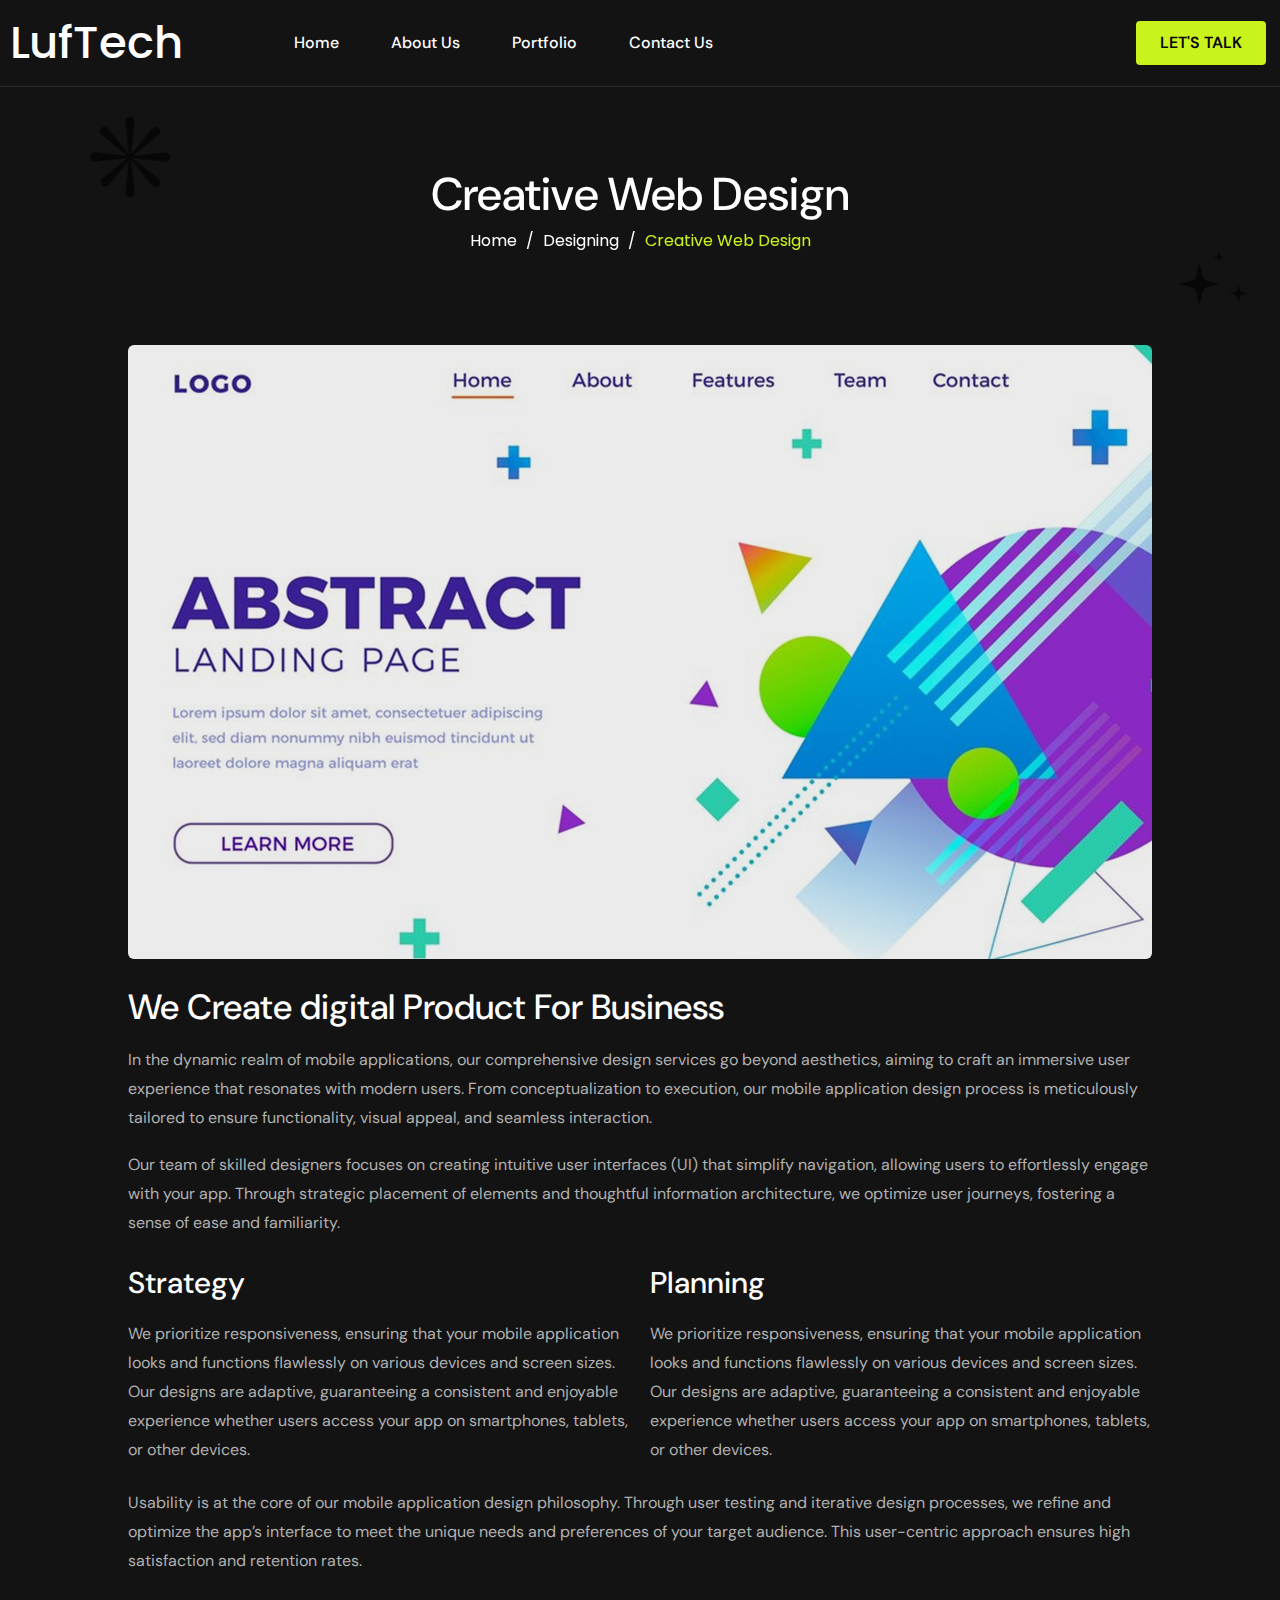
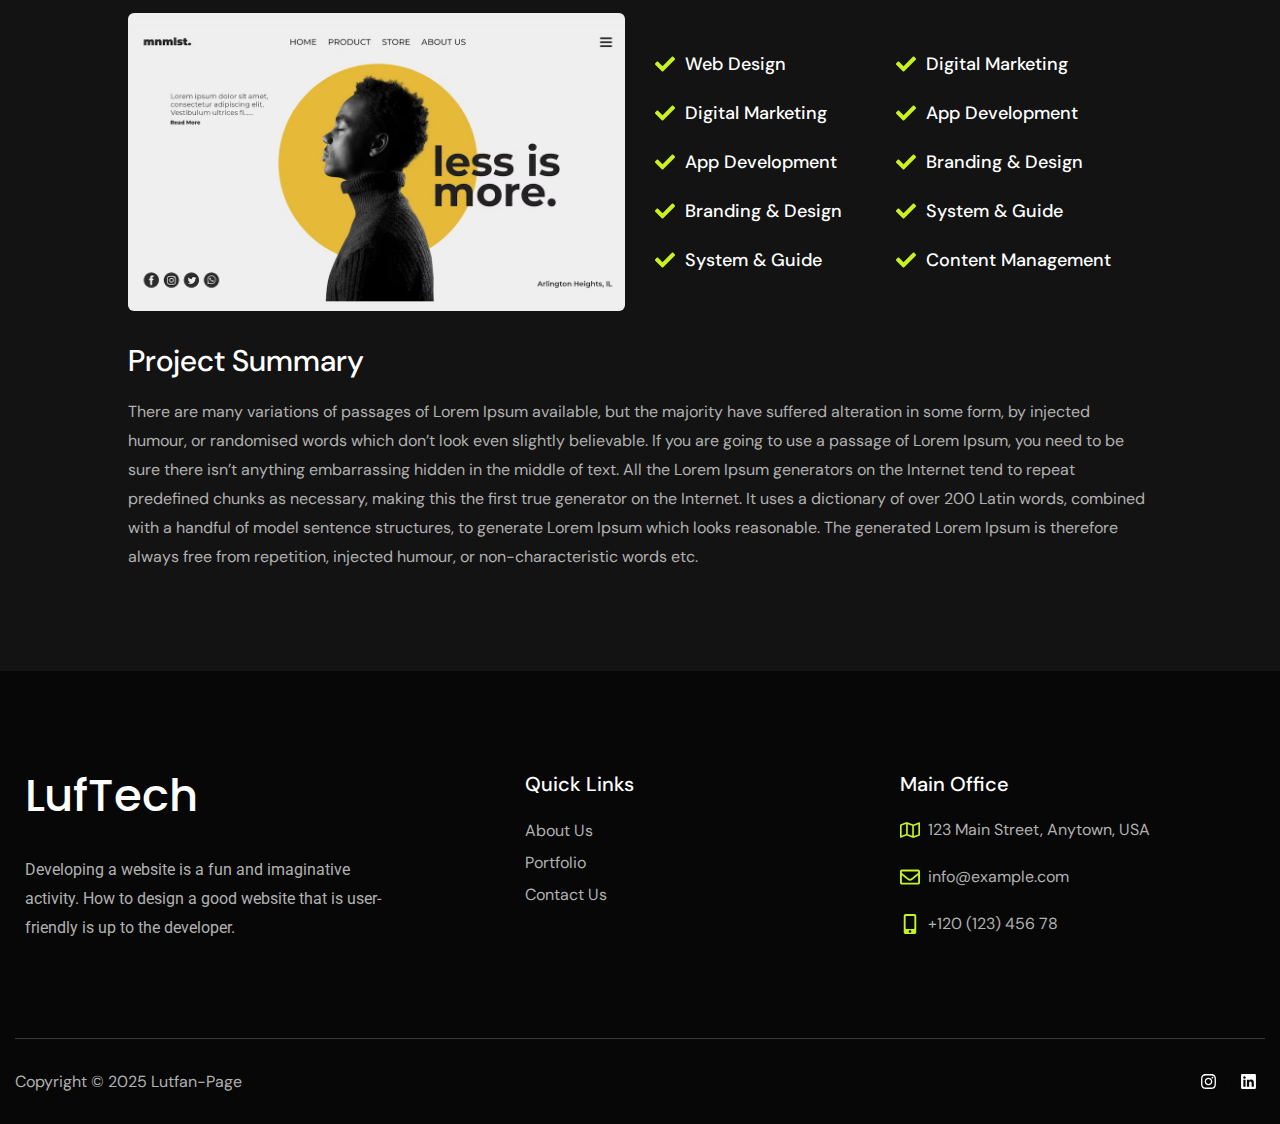
<file: creative-web-design/index.html>
<!DOCTYPE html>
<html lang="en-US">
<head>
	<meta charset="UTF-8">
		<title>Creative Web Design &#8211; Lutfan-Page</title>
<meta name="robots" content="max-image-preview:large">
<link rel="dns-prefetch" href="//fonts.googleapis.com">
<link rel="preconnect" href="https://fonts.gstatic.com/" crossorigin>
<link rel="alternate" type="application/rss+xml" title="Lutfan-Page &raquo; Feed" href="/feed/">
<link rel="alternate" type="application/rss+xml" title="Lutfan-Page &raquo; Comments Feed" href="/comments/feed/">
<link rel="alternate" type="application/rss+xml" title="Lutfan-Page &raquo; Creative Web Design Comments Feed" href="/creative-web-design/feed/">
<script>
window._wpemojiSettings = {"baseUrl":"https:\/\/s.w.org\/images\/core\/emoji\/15.0.3\/72x72\/","ext":".png","svgUrl":"https:\/\/s.w.org\/images\/core\/emoji\/15.0.3\/svg\/","svgExt":".svg","source":{"concatemoji":"\/wp-includes\/js\/wp-emoji-release.min.js?ver=6.7.2"}};
/*! This file is auto-generated */
!function(i,n){var o,s,e;function c(e){try{var t={supportTests:e,timestamp:(new Date).valueOf()};sessionStorage.setItem(o,JSON.stringify(t))}catch(e){}}function p(e,t,n){e.clearRect(0,0,e.canvas.width,e.canvas.height),e.fillText(t,0,0);var t=new Uint32Array(e.getImageData(0,0,e.canvas.width,e.canvas.height).data),r=(e.clearRect(0,0,e.canvas.width,e.canvas.height),e.fillText(n,0,0),new Uint32Array(e.getImageData(0,0,e.canvas.width,e.canvas.height).data));return t.every(function(e,t){return e===r[t]})}function u(e,t,n){switch(t){case"flag":return n(e,"🏳️‍⚧️","🏳️​⚧️")?!1:!n(e,"🇺🇳","🇺​🇳")&&!n(e,"🏴󠁧󠁢󠁥󠁮󠁧󠁿","🏴​󠁧​󠁢​󠁥​󠁮​󠁧​󠁿");case"emoji":return!n(e,"🐦‍⬛","🐦​⬛")}return!1}function f(e,t,n){var r="undefined"!=typeof WorkerGlobalScope&&self instanceof WorkerGlobalScope?new OffscreenCanvas(300,150):i.createElement("canvas"),a=r.getContext("2d",{willReadFrequently:!0}),o=(a.textBaseline="top",a.font="600 32px Arial",{});return e.forEach(function(e){o[e]=t(a,e,n)}),o}function t(e){var t=i.createElement("script");t.src=e,t.defer=!0,i.head.appendChild(t)}"undefined"!=typeof Promise&&(o="wpEmojiSettingsSupports",s=["flag","emoji"],n.supports={everything:!0,everythingExceptFlag:!0},e=new Promise(function(e){i.addEventListener("DOMContentLoaded",e,{once:!0})}),new Promise(function(t){var n=function(){try{var e=JSON.parse(sessionStorage.getItem(o));if("object"==typeof e&&"number"==typeof e.timestamp&&(new Date).valueOf()<e.timestamp+604800&&"object"==typeof e.supportTests)return e.supportTests}catch(e){}return null}();if(!n){if("undefined"!=typeof Worker&&"undefined"!=typeof OffscreenCanvas&&"undefined"!=typeof URL&&URL.createObjectURL&&"undefined"!=typeof Blob)try{var e="postMessage("+f.toString()+"("+[JSON.stringify(s),u.toString(),p.toString()].join(",")+"));",r=new Blob([e],{type:"text/javascript"}),a=new Worker(URL.createObjectURL(r),{name:"wpTestEmojiSupports"});return void(a.onmessage=function(e){c(n=e.data),a.terminate(),t(n)})}catch(e){}c(n=f(s,u,p))}t(n)}).then(function(e){for(var t in e)n.supports[t]=e[t],n.supports.everything=n.supports.everything&&n.supports[t],"flag"!==t&&(n.supports.everythingExceptFlag=n.supports.everythingExceptFlag&&n.supports[t]);n.supports.everythingExceptFlag=n.supports.everythingExceptFlag&&!n.supports.flag,n.DOMReady=!1,n.readyCallback=function(){n.DOMReady=!0}}).then(function(){return e}).then(function(){var e;n.supports.everything||(n.readyCallback(),(e=n.source||{}).concatemoji?t(e.concatemoji):e.wpemoji&&e.twemoji&&(t(e.twemoji),t(e.wpemoji)))}))}((window,document),window._wpemojiSettings);
</script>
<style id="wp-emoji-styles-inline-css">img.wp-smiley, img.emoji {
		display: inline !important;
		border: none !important;
		box-shadow: none !important;
		height: 1em !important;
		width: 1em !important;
		margin: 0 0.07em !important;
		vertical-align: -0.1em !important;
		background: none !important;
		padding: 0 !important;
	}</style>
<link rel="stylesheet" id="contact-form-7-css" href="/wp-content/plugins/contact-form-7/includes/css/styles.css?ver=6.0.5" media="all">
<link rel="stylesheet" id="elementor-frontend-css" href="/wp-content/plugins/elementor/assets/css/frontend.min.css?ver=3.28.3" media="all">
<link rel="stylesheet" id="elementor-post-10-css" href="/wp-content/uploads/elementor/css/post-10.css?ver=1744357369" media="all">
<link rel="stylesheet" id="widget-heading-css" href="/wp-content/plugins/elementor/assets/css/widget-heading.min.css?ver=3.28.3" media="all">
<link rel="stylesheet" id="widget-image-css" href="/wp-content/plugins/elementor/assets/css/widget-image.min.css?ver=3.28.3" media="all">
<link rel="stylesheet" id="widget-icon-list-css" href="/wp-content/plugins/elementor/assets/css/widget-icon-list.min.css?ver=3.28.3" media="all">
<link rel="stylesheet" id="elementor-post-531-css" href="/wp-content/uploads/elementor/css/post-531.css?ver=1744357969" media="all">
<link rel="stylesheet" id="elementor-post-1365-css" href="/wp-content/uploads/elementor/css/post-1365.css?ver=1744357370" media="all">
<link rel="stylesheet" id="spexo-elementor-addons-1365-css" href="/wp-content/uploads/spexo-addons/css/tmpcoder-1365.css?ver=1.0.20.1704191440" media="all">
<link rel="stylesheet" id="widget-icon-box-css" href="/wp-content/plugins/elementor/assets/css/widget-icon-box.min.css?ver=3.28.3" media="all">
<link rel="stylesheet" id="widget-social-icons-css" href="/wp-content/plugins/elementor/assets/css/widget-social-icons.min.css?ver=3.28.3" media="all">
<link rel="stylesheet" id="e-apple-webkit-css" href="/wp-content/plugins/elementor/assets/css/conditionals/apple-webkit.min.css?ver=3.28.3" media="all">
<link rel="stylesheet" id="elementor-post-869-css" href="/wp-content/uploads/elementor/css/post-869.css?ver=1744357370" media="all">
<link rel="stylesheet" id="spexo-elementor-addons-869-css" href="/wp-content/uploads/spexo-addons/css/tmpcoder-869.css?ver=1.0.20.1704191440" media="all">
<link rel="stylesheet" id="elementor-post-1123-css" href="/wp-content/uploads/elementor/css/post-1123.css?ver=1744357965" media="all">
<link rel="stylesheet" id="tmpcoder-theme-css" href="/wp-content/themes/spexo/assets/css/tmpcoder-theme.min.css?ver=2.0.2" media="">
<link rel="stylesheet" id="tmpcoder-style-css" href="/wp-content/themes/spexo/assets/css/style.min.css?ver=2.0.2" media="all">
<link rel="stylesheet" id="tmpcoder-wc-style-css" href="/wp-content/themes/spexo/assets/css/tmpcoder-wc-style.min.css?ver=2.0.2" media="">
<link rel="preload" as="style" href="https://fonts.googleapis.com/css?family=DM%20Sans:100,200,300,400,500,600,700,800,900,100italic,200italic,300italic,400italic,500italic,600italic,700italic,800italic,900italic&#038;display=swap&#038;ver=1744252875">
<link rel="stylesheet" href="https://fonts.googleapis.com/css?family=DM%20Sans:100,200,300,400,500,600,700,800,900,100italic,200italic,300italic,400italic,500italic,600italic,700italic,800italic,900italic&#038;display=swap&#038;ver=1744252875" media="print" onload="this.media='all'">
<noscript><link rel="stylesheet" href="https://fonts.googleapis.com/css?family=DM%20Sans:100,200,300,400,500,600,700,800,900,100italic,200italic,300italic,400italic,500italic,600italic,700italic,800italic,900italic&#038;display=swap&#038;ver=1744252875"></noscript>
<link rel="stylesheet" id="elementor-icons-css" href="/wp-content/plugins/elementor/assets/lib/eicons/css/elementor-icons.min.css?ver=5.36.0" media="all">
<link rel="stylesheet" id="tmpcoder-woo-grid-css-css" href="/wp-content/plugins/sastra-essential-addons-for-elementor/assets/grid-widgets/frontend.min.css?ver=1.0.20" media="all">
<link rel="stylesheet" id="tmpcoder-link-animations-css-css" href="/wp-content/plugins/sastra-essential-addons-for-elementor/assets/grid-widgets/lib/tmpcoder-link-animations.min.css?ver=1.0.20" media="all">
<link rel="stylesheet" id="font-awesome-5-all-css" href="/wp-content/plugins/elementor/assets/lib/font-awesome/css/all.min.css?ver=1.0.20" media="all">
<link rel="stylesheet" id="animations-css" href="/wp-content/plugins/elementor/assets/lib/animations/animations.min.css?ver=1.0.20" media="all">
<link rel="stylesheet" id="tmpcoder-frontend-style-css" href="/wp-content/plugins/sastra-essential-addons-for-elementor/assets/css/frontend.min.css?ver=1.0.20" media="">
<style id="tmpcoder-frontend-global-options-inline-css">h1,.entry-content h1,h1.elementor-heading-title {font-size: var(--heading1-font-size);font-family: var(--heading1-font-family);font-weight: var(--heading1-font-weight);color: var(--heading1-text-color);line-height: var(--heading1-line-height);text-transform: var(--heading1-text-transform); letter-spacing: var(--heading1-letter-spacing); }h2,.entry-content h2,h2.elementor-heading-title {font-size: var(--heading2-font-size); font-family: var(--heading2-font-family);font-weight: var(--heading2-font-weight);color: var(--heading2-text-color);line-height: var(--heading2-line-height);text-transform: var(--heading2-text-transform); letter-spacing: var(--heading2-letter-spacing); }h3,.entry-content h3,h3.elementor-heading-title {font-size: var(--heading3-font-size); font-family: var(--heading3-font-family);font-weight: var(--heading3-font-weight);color: var(--heading3-text-color);line-height: var(--heading3-line-height);text-transform: var(--heading3-text-transform); letter-spacing: var(--heading3-letter-spacing); }h4,.entry-content h4,h4.elementor-heading-title {font-size: var(--heading4-font-size); font-family: var(--heading4-font-family);font-weight: var(--heading4-font-weight);color: var(--heading4-text-color);line-height: var(--heading4-line-height);text-transform: var(--heading4-text-transform); letter-spacing: var(--heading4-letter-spacing); }h5,.entry-content h5,h5.elementor-heading-title {font-size: var(--heading5-font-size); font-family: var(--heading5-font-family);font-weight: var(--heading5-font-weight);color: var(--heading5-text-color);line-height: var(--heading5-line-height);text-transform: var(--heading5-text-transform); letter-spacing: var(--heading5-letter-spacing); }h6,.entry-content h6,h6.elementor-heading-title {font-size: var(--heading6-font-size); font-family: var(--heading6-font-family);font-weight: var(--heading6-font-weight);color: var(--heading6-text-color);line-height: var(--heading6-line-height);text-transform: var(--heading6-text-transform); letter-spacing: var(--heading6-letter-spacing); }.elementor-button-wrapper .elementor-button,.elementor-widget-tmpcoder-button .tmpcoder-button,.elementor-widget-tmpcoder-dual-button .tmpcoder-dual-button .tmpcoder-button-a,.elementor-widget-tmpcoder-dual-button .tmpcoder-dual-button .tmpcoder-button-b {color:var(--button-text-color); background-color:var(--theme-button-background);border-color:var(--button-border-color);border-style:var(--button-border-type);border-top-width: var(--button-border-top);border-right-width:var(--button-border-right);border-bottom-width:var(--button-border-bottom);border-left-width:var(--button-border-left);font-family:var(--button-font-family); font-weight:var(--button-font-weight); text-align:var(--button-text-align); text-transform:var(--button-text-transform); font-size:var(--button-font-size); line-height:var(--button-line-height); letter-spacing:var(--button-letter-spacing); border-radius:var(--button-border-radius); padding-top:var(--button-padding-top);padding-right:var(--button-padding-right);padding-left:var(--button-padding-left);padding-bottom:var(--button-padding-bottom);}.elementor-widget-tmpcoder-button .tmpcoder-button:after{padding-top:var(--button-padding-top);padding-right:var(--button-padding-right);padding-left:var(--button-padding-left);padding-bottom:var(--button-padding-bottom);}.elementor-widget-tmpcoder-button .tmpcoder-button .tmpcoder-button-icon{fill:var(--button-text-color);}.elementor .elementor-widget-tmpcoder-button .tmpcoder-button-text,.elementor-widget-tmpcoder-dual-button .tmpcoder-dual-button .tmpcoder-button-a .tmpcoder-button-text-a,.elementor-widget-tmpcoder-dual-button .tmpcoder-dual-button .tmpcoder-button-b .tmpcoder-button-text-b {font-size: unset;font-weight: unset;}.elementor-widget-tmpcoder-button .tmpcoder-button-none:hover,.elementor-widget-tmpcoder-button [class*="elementor-animation"]:hover,.elementor-widget-tmpcoder-button .tmpcoder-button::before,.elementor-widget-tmpcoder-button .tmpcoder-button::after,.elementor-widget-tmpcoder-dual-button .tmpcoder-dual-button .tmpcoder-button-none:hover,.elementor-widget-tmpcoder-dual-button .tmpcoder-dual-button [class*="elementor-animation"]:hover,.elementor-widget-tmpcoder-dual-button .tmpcoder-dual-button .tmpcoder-button-effect::before,.elementor-widget-tmpcoder-dual-button .tmpcoder-dual-button .tmpcoder-button-effect::after {background-color: unset;}.elementor-button-wrapper .elementor-button:hover,.elementor-widget-tmpcoder-button .tmpcoder-button:hover {background-color:var(--theme-button-background-hover);border-color:var(--button-border-hover-color);color: var(--button-text-hover-color);border-style:var(--button-border-hover-type);border-top-width: var(--button-border-hover-top);border-right-width:var(--button-border-hover-right);border-bottom-width:var(--button-border-hover-bottom);border-left-width:var(--button-border-hover-left);}.elementor-widget-tmpcoder-button .tmpcoder-button:hover:after{}.elementor-widget-tmpcoder-button .tmpcoder-button:hover .tmpcoder-button-icon{fill:var(--button-text-hover-color);}@media (max-width: 1025px) {body {font-size: var(--theme-font-size-tablet);line-height: var(--theme-line-height-tablet);letter-spacing: var(--theme-letter-spacing-tablet)}h1,.entry-content h1,h1.elementor-heading-title {font-size: var(--heading1-font-size-tablet);line-height: var(--heading1-line-height-tablet);letter-spacing: var(--heading1-letter-spacing-tablet); }h2,.entry-content h2,h2.elementor-heading-title {font-size: var(--heading2-font-size-tablet);line-height: var(--heading2-line-height-tablet);letter-spacing: var(--heading2-letter-spacing-tablet); }h3,.entry-content h3,h3.elementor-heading-title {font-size: var(--heading3-font-size-tablet);line-height: var(--heading3-line-height-tablet);letter-spacing: var(--heading3-letter-spacing-tablet); }h4,.entry-content h4,h4.elementor-heading-title {font-size: var(--heading4-font-size-tablet);line-height: var(--heading4-line-height-tablet);letter-spacing: var(--heading4-letter-spacing-tablet); }h5,.entry-content h5,h5.elementor-heading-title {font-size: var(--heading5-font-size-tablet);line-height: var(--heading5-line-height-tablet);letter-spacing: var(--heading5-letter-spacing-tablet); }h6,.entry-content h6,h6.elementor-heading-title {font-size: var(--heading6-font-size-tablet);line-height: var(--heading6-line-height-tablet);letter-spacing: var(--heading6-letter-spacing-tablet); }button,.elementor-button-wrapper .elementor-button,.elementor-widget-tmpcoder-button .tmpcoder-button,.elementor-widget-tmpcoder-dual-button .tmpcoder-dual-button .tmpcoder-button-a,.elementor-widget-tmpcoder-dual-button .tmpcoder-dual-button .tmpcoder-button-b { font-size:var(--button-font-size-tablet); line-height:var(--button-line-height-tablet); letter-spacing:var(--button-letter-spacing-tablet); padding-top:var(--button-tablet-padding-top);padding-right:var(--button-tablet-padding-right);padding-left:var(--button-tablet-padding-left);padding-bottom:var(--button-tablet-padding-bottom);}.tmpcoder-navigation-menu__align-tablet-center nav ul {display: grid;text-align: center;align-items: center;justify-content: center!important;}.tmpcoder-navigation-menu__align-tablet-right nav ul {display: grid;text-align: right;align-items: right;justify-content: right!important;}.tmpcoder-navigation-menu__align-tablet-left nav ul {display: grid;text-align: left;align-items: left;justify-content: left!important;}}@media (max-width: 768px) {body {font-size: var(--theme-font-size-mobile);line-height: var(--theme-line-height-mobile);letter-spacing: var(--theme-letter-spacing-mobile)}h1,.entry-content h1,h1.elementor-heading-title {font-size: var(--heading1-font-size-mobile);line-height: var(--heading1-line-height-mobile);letter-spacing: var(--heading1-letter-spacing-mobile); }h2,.entry-content h2,h2.elementor-heading-title {font-size: var(--heading2-font-size-mobile);line-height: var(--heading2-line-height-mobile);letter-spacing: var(--heading2-letter-spacing-mobile); }h3,.entry-content h3,h3.elementor-heading-title {font-size: var(--heading3-font-size-mobile);line-height: var(--heading3-line-height-mobile);letter-spacing: var(--heading3-letter-spacing-mobile); }h4,.entry-content h4,h4.elementor-heading-title {font-size: var(--heading4-font-size-mobile);line-height: var(--heading4-line-height-mobile);letter-spacing: var(--heading4-letter-spacing-mobile); }h5,.entry-content h5,h5.elementor-heading-title {font-size: var(--heading5-font-size-mobile);line-height: var(--heading5-line-height-mobile);letter-spacing: var(--heading5-letter-spacing-mobile); }h6,.entry-content h6,h6.elementor-heading-title {font-size: var(--heading6-font-size-mobile);line-height: var(--heading6-line-height-mobile);letter-spacing: var(--heading6-letter-spacing-mobile); }button,.elementor-button-wrapper .elementor-button,.elementor-widget-tmpcoder-button .tmpcoder-button,.elementor-widget-tmpcoder-dual-button .tmpcoder-dual-button .tmpcoder-button-a,.elementor-widget-tmpcoder-dual-button .tmpcoder-dual-button .tmpcoder-button-b { font-size:var(--button-font-size-mobile); line-height:var(--button-line-height-mobile); letter-spacing:var(--button-letter-spacing-mobile); padding-top:var(--button-mobile-padding-top);padding-right:var(--button-mobile-padding-right);padding-left:var(--button-mobile-padding-left);padding-bottom:var(--button-mobile-padding-bottom);}.tmpcoder-navigation-menu__align-mobile-center nav ul {display: grid;text-align: center;align-items: center;justify-content: center!important;}.tmpcoder-navigation-menu__align-mobile-right nav ul {display: grid;text-align: right;align-items: right;justify-content: right!important;}.tmpcoder-navigation-menu__align-mobile-left nav ul {display: grid;text-align: left;align-items: left;justify-content: left!important;}}.wp-block-button .wp-block-button__link,.elementor-button-wrapper .elementor-button,.elementor-button-wrapper .elementor-button:visited {color:var(--button-text-color);fill:var(--button-text-color);},.elementor-button:hover{color:var(--button-text-hover-color);fill:var(--button-text-hover-color);}</style>
<style id="tmpcoder-theme-variable-inline-css">:root, .editor-styles-wrapper {
--tmpcoder-container-width: 1200px;
--tmpcoder-tablet-container-width: 1024px;
--tmpcoder-mobile-container-width: 767px;
--theme-primary-color:#131313;
--theme-secondary-color:#070707;
--theme-accent-color:#FFFFFF;
--theme-background-color:#131313;
--theme-button-background:#C9F31D;
--theme-button-background-hover:#070707;
--theme-link-color:#B1B1B1;
--theme-link-hover-color:#C9F31D;
--theme-global-border-color:#393939;
--theme-global-color-1:#FFFFFF;
--theme-global-color-2:#FFFFFF;
--theme-global-color-3:#FFFFFF;
--theme-global-color-4:#ffffff;
--theme-font-family:DM Sans;
--theme-font-weight:400;
--theme-font-size:16px;
--theme-line-height:29px;
--theme-letter-spacing:0px;
--theme-font-size-tablet:16px;
--theme-line-height-tablet:29px;
--theme-letter-spacing-tablet:0px;
--theme-font-size-mobile:14px;
--theme-line-height-mobile:24px;
--theme-letter-spacing-mobile:0px;
--theme-text-color:#b1b1b1;
--heading1-font-family:DM Sans;
--heading1-font-weight:500;
--heading1-font-style: normal;
--heading1-text-align: initial;
--heading1-text-transform: initial;
--heading1-font-size:60px;
--heading1-line-height:54px;
--heading1-letter-spacing:0px;
--heading1-text-color:#ffffff;
--heading2-font-family:DM Sans;
--heading2-font-weight:500;
--heading2-font-style: normal;
--heading2-text-align: initial;
--heading2-text-transform: initial;
--heading2-font-size:45px;
--heading2-line-height:50px;
--heading2-letter-spacing:0px;
--heading2-text-color:#ffffff;
--heading3-font-family:DM Sans;
--heading3-font-weight:500;
--heading3-font-style: normal;
--heading3-text-align: initial;
--heading3-text-transform: initial;
--heading3-font-size:40px;
--heading3-line-height:46px;
--heading3-letter-spacing:0px;
--heading3-text-color:#ffffff;
--heading4-font-family:DM Sans;
--heading4-font-weight:500;
--heading4-font-style: normal;
--heading4-text-align: initial;
--heading4-text-transform: initial;
--heading4-font-size:35px;
--heading4-line-height:40px;
--heading4-letter-spacing:0px;
--heading4-text-color:#ffffff;
--heading5-font-family:DM Sans;
--heading5-font-weight:500;
--heading5-font-style: normal;
--heading5-text-align: initial;
--heading5-text-transform: initial;
--heading5-font-size:30px;
--heading5-line-height:36px;
--heading5-letter-spacing:0px;
--heading5-text-color:#ffffff;
--heading6-font-family:DM Sans;
--heading6-font-weight:500;
--heading6-font-style: normal;
--heading6-text-align: initial;
--heading6-text-transform: initial;
--heading6-font-size:20px;
--heading6-line-height:26px;
--heading6-letter-spacing:0px;
--heading6-text-color:#ffffff;
--heading1-font-size-tablet:46px;
--heading1-line-height-tablet:50px;
--heading1-letter-spacing-tablet:0px;
--heading2-font-size-tablet:38px;
--heading2-line-height-tablet:45px;
--heading2-letter-spacing-tablet:0px;
--heading3-font-size-tablet:36px;
--heading3-line-height-tablet:41px;
--heading3-letter-spacing-tablet:0px;
--heading4-font-size-tablet:32px;
--heading4-line-height-tablet:36px;
--heading4-letter-spacing-tablet:0px;
--heading5-font-size-tablet:26px;
--heading5-line-height-tablet:30px;
--heading5-letter-spacing-tablet:0px;
--heading6-font-size-tablet:20px;
--heading6-line-height-tablet:26px;
--heading6-letter-spacing-tablet:0px;
--heading1-font-size-mobile:38px;
--heading1-line-height-mobile:44px;
--heading1-letter-spacing-mobile:0px;
--heading2-font-size-mobile:30px;
--heading2-line-height-mobile:40px;
--heading2-letter-spacing-mobile:0px;
--heading3-font-size-mobile:26px;
--heading3-line-height-mobile:29px;
--heading3-letter-spacing-mobile:0px;
--heading4-font-size-mobile:24px;
--heading4-line-height-mobile:27px;
--heading4-letter-spacing-mobile:0px;
--heading5-font-size-mobile:22px;
--heading5-line-height-mobile:27px;
--heading5-letter-spacing-mobile:0px;
--heading6-font-size-mobile:18px;
--heading6-line-height-mobile:22px;
--heading6-letter-spacing-mobile:0px;
--button-font-family:DM Sans;
--button-font-weight:600;
--button-text-align: initial;
--button-text-transform:uppercase;
--button-font-size:16px;
--button-line-height:20px;
--button-letter-spacing:0px;
--button-text-color:#070707;
--button-text-hover-color:#C9F31D;
--button-border-radius:4px;
--button-padding-top:11px;
--button-padding-right:25px;
--button-padding-bottom:11px;
--button-padding-left:25px;
--button-border-color:#c9f31d;
--button-border-hover-color:#c9f31d;
--button-border-type:solid;
--button-border-top:2px;
--button-border-right:2px;
--button-border-bottom:2px;
--button-border-left:2px;
--button-border-hover-type:solid;
--button-border-hover-top:2px;
--button-border-hover-right:2px;
--button-border-hover-bottom:2px;
--button-border-hover-left:2px;
--button-font-size-tablet:16px;
--button-line-height-tablet:20px;
--button-letter-spacing-tablet:0px;
--button-tablet-padding-top:11px;
--button-tablet-padding-right:25px;
--button-tablet-padding-bottom:11px;
--button-tablet-padding-left:25px;
--button-font-size-mobile:16px;
--button-line-height-mobile:20px;
--button-letter-spacing-mobile:0px;
--button-mobile-padding-top:11px;
--button-mobile-padding-right:25px;
--button-mobile-padding-bottom:11px;
--button-mobile-padding-left:25px;
}</style>
<style id="tmpcoder-elementor-globle-variables-inline-css">:root{--e-global-color-tmpcoderprimarycolor:#131313;--e-global-color-tmpcodersecondarycolor:#070707;--e-global-color-tmpcoderaccentcolor:#FFFFFF;--e-global-color-tmpcoderbodybackgroundcolor:#FFFFFF;--e-global-color-tmpcoderthemecolor1:#FFFFFF;--e-global-color-tmpcoderthemecolor2:#FFFFFF;--e-global-color-tmpcoderthemecolor4:#131313;--e-global-color-tmpcoderlinkcolor:#B1B1B1;--e-global-color-tmpcoderlinkhovercolor:#C9F31D;--e-global-color-tmpcoderglobalbordercolor:#393939;--e-global-color-tmpcodersitefontscolor:#b1b1b1;--e-global-color-tmpcoderbuttonfontscolor:#070707;--e-global-color-tmpcoderbuttonfontshovercolor:#C9F31D;--e-global-color-tmpcoderbuttonbackgroundcolor:#C9F31D;--e-global-color-tmpcoderbuttonbackgroundhovercolor:#070707;--e-global-color-tmpcoderbuttonbordercolor:#c9f31d;--e-global-color-tmpcoderbuttonborderhovercolor:#c9f31d;}</style>
<link rel="stylesheet" id="elementor-gf-local-roboto-css" href="/wp-content/uploads/elementor/google-fonts/css/roboto.css?ver=1744251928" media="all">
<link rel="stylesheet" id="elementor-gf-local-robotoslab-css" href="/wp-content/uploads/elementor/google-fonts/css/robotoslab.css?ver=1744251940" media="all">
<link rel="stylesheet" id="elementor-gf-local-poppins-css" href="/wp-content/uploads/elementor/google-fonts/css/poppins.css?ver=1744254148" media="all">
<script src="/wp-includes/js/jquery/jquery.min.js?ver=3.7.1" id="jquery-core-js"></script>
<script src="/wp-includes/js/jquery/jquery-migrate.min.js?ver=3.4.1" id="jquery-migrate-js"></script>
<script src="/wp-content/plugins/sastra-essential-addons-for-elementor/assets/js/utils.min.js?ver=1.0.20" id="tmpcoder-redirect-url-utils-script-js"></script>
<link rel="https://api.w.org/" href="/wp-json/">
<link rel="alternate" title="JSON" type="application/json" href="/wp-json/wp/v2/posts/531">
<link rel="EditURI" type="application/rsd+xml" title="RSD" href="/xmlrpc.php?rsd">
<meta name="generator" content="WordPress 6.7.2">
<link rel="canonical" href="/creative-web-design/">
<link rel="shortlink" href="/?p=531">
<link rel="alternate" title="oEmbed (JSON)" type="application/json+oembed" href="/wp-json/oembed/1.0/embed?url=https%3A%2F%2F%2Fcreative-web-design%2F">
<link rel="alternate" title="oEmbed (XML)" type="text/xml+oembed" href="/wp-json/oembed/1.0/embed?url=https%3A%2F%2F%2Fcreative-web-design%2F#038;format=xml">
<meta name="generator" content="Redux 4.5.7">
<link rel="pingback" href="/xmlrpc.php">
<meta name="generator" content="Elementor 3.28.3; features: e_font_icon_svg, additional_custom_breakpoints, e_local_google_fonts, e_element_cache; settings: css_print_method-external, google_font-enabled, font_display-swap">
			<style>.e-con.e-parent:nth-of-type(n+4):not(.e-lazyloaded):not(.e-no-lazyload),
				.e-con.e-parent:nth-of-type(n+4):not(.e-lazyloaded):not(.e-no-lazyload) * {
					background-image: none !important;
				}
				@media screen and (max-height: 1024px) {
					.e-con.e-parent:nth-of-type(n+3):not(.e-lazyloaded):not(.e-no-lazyload),
					.e-con.e-parent:nth-of-type(n+3):not(.e-lazyloaded):not(.e-no-lazyload) * {
						background-image: none !important;
					}
				}
				@media screen and (max-height: 640px) {
					.e-con.e-parent:nth-of-type(n+2):not(.e-lazyloaded):not(.e-no-lazyload),
					.e-con.e-parent:nth-of-type(n+2):not(.e-lazyloaded):not(.e-no-lazyload) * {
						background-image: none !important;
					}
				}</style>
			<link rel="icon" href="/wp-content/uploads/2024/01/favicon.png" sizes="32x32">
<link rel="icon" href="/wp-content/uploads/2024/01/favicon.png" sizes="192x192">
<link rel="apple-touch-icon" href="/wp-content/uploads/2024/01/favicon.png">
<meta name="msapplication-TileImage" content="/wp-content/uploads/2024/01/favicon.png">
	<meta name="viewport" content="width=device-width, initial-scale=1.0, viewport-fit=cover">
</head>

<body class="post-template post-template-elementor_header_footer single single-post postid-531 single-format-standard wp-embed-responsive demo-03 no-sidebar elementor-default elementor-template-canvas elementor-kit-10 elementor-page elementor-page-531">
	 <div class="tmpcoder-video-popup"></div>  <div class="tmpcoder-video-popup"></div> 		<div data-elementor-type="wp-post" data-elementor-id="1365" class="elementor elementor-1365">
						<section data-tmpcoder-sticky-section="yes" data-tmpcoder-position-type="sticky" data-tmpcoder-position-offset="0" data-tmpcoder-position-location="top" data-tmpcoder-sticky-devices="mobile_sticky tablet_sticky desktop_sticky" data-tmpcoder-custom-breakpoints="" data-tmpcoder-active-breakpoints="mobile_sticky tablet_sticky desktop_sticky" data-tmpcoder-z-index="" data-tmpcoder-sticky-hide="" data-tmpcoder-replace-header="" data-tmpcoder-animation-duration="" data-tmpcoder-sticky-type="fixed" class="elementor-section elementor-top-section elementor-element elementor-element-2b3e6e4 elementor-section-content-middle tmpcoder-sticky-section-yes elementor-section-boxed elementor-section-height-default elementor-section-height-default tmpcoder-jarallax-no tmpcoder-parallax-no tmpcoder-particle-no" data-id="2b3e6e4" data-element_type="section" data-settings="{&quot;background_background&quot;:&quot;classic&quot;,&quot;position_offset&quot;:0,&quot;position_offset_tablet&quot;:0,&quot;position_offset_mobile&quot;:0}">
						<div class="elementor-container elementor-column-gap-default">
					<div class="elementor-column elementor-col-33 elementor-top-column elementor-element elementor-element-a116ba3" data-id="a116ba3" data-element_type="column">
			<div class="elementor-widget-wrap elementor-element-populated">
						<div class="elementor-element elementor-element-421fb97 elementor-widget elementor-widget-heading" data-id="421fb97" data-element_type="widget" data-widget_type="heading.default">
				<div class="elementor-widget-container">
					<h2 class="elementor-heading-title elementor-size-default"><a href="/">LufTech</a></h2>				</div>
				</div>
					</div>
		</div>
				<div class="elementor-column elementor-col-33 elementor-top-column elementor-element elementor-element-9ef249e" data-id="9ef249e" data-element_type="column">
			<div class="elementor-widget-wrap elementor-element-populated">
						<div class="elementor-element elementor-element-abff71f tmpcoder-main-nav-menu-align-center tmpcoder-main-nav-menu-align--tabletright elementor-widget__width-initial tmpcoder-main-nav-menu-align--mobileleft tmpcoder-pointer-underline tmpcoder-pointer-line-fx tmpcoder-pointer-fx-fade tmpcoder-sub-icon-caret-down tmpcoder-sub-menu-fx-fade tmpcoder-nav-menu-bp-mobile tmpcoder-mobile-menu-full-width tmpcoder-mobile-menu-item-align-center tmpcoder-mobile-toggle-v1 tmpcoder-sub-divider-yes tmpcoder-mobile-divider-yes elementor-widget elementor-widget-tmpcoder-nav-menu" data-id="abff71f" data-element_type="widget" data-settings="{&quot;menu_layout&quot;:&quot;horizontal&quot;}" data-widget_type="tmpcoder-nav-menu.default">
				<div class="elementor-widget-container">
					<nav class="tmpcoder-nav-menu-container tmpcoder-nav-menu-horizontal" data-trigger="hover"><ul id="menu-1-abff71f" class="tmpcoder-nav-menu">
<li class="menu-item menu-item-type-post_type menu-item-object-page menu-item-home menu-item-41"><a href="/" class="tmpcoder-menu-item tmpcoder-pointer-item">Home</a></li>
<li class="menu-item menu-item-type-post_type menu-item-object-page menu-item-40"><a href="/about-us/" class="tmpcoder-menu-item tmpcoder-pointer-item">About Us</a></li>
<li class="menu-item menu-item-type-post_type menu-item-object-page menu-item-38"><a href="/portfolio/" class="tmpcoder-menu-item tmpcoder-pointer-item">Portfolio</a></li>
<li class="menu-item menu-item-type-post_type menu-item-object-page menu-item-527"><a href="/contact-us/" class="tmpcoder-menu-item tmpcoder-pointer-item">Contact Us</a></li>
</ul></nav><nav class="tmpcoder-mobile-nav-menu-container"><div class="tmpcoder-mobile-toggle-wrap"><div class="tmpcoder-mobile-toggle">
<span class="tmpcoder-mobile-toggle-line"></span><span class="tmpcoder-mobile-toggle-line"></span><span class="tmpcoder-mobile-toggle-line"></span>
</div></div>
<ul id="mobile-menu-2-abff71f" class="tmpcoder-mobile-nav-menu">
<li class="menu-item menu-item-type-post_type menu-item-object-page menu-item-home menu-item-41"><a href="/" class="tmpcoder-mobile-menu-item">Home</a></li>
<li class="menu-item menu-item-type-post_type menu-item-object-page menu-item-40"><a href="/about-us/" class="tmpcoder-mobile-menu-item">About Us</a></li>
<li class="menu-item menu-item-type-post_type menu-item-object-page menu-item-38"><a href="/portfolio/" class="tmpcoder-mobile-menu-item">Portfolio</a></li>
<li class="menu-item menu-item-type-post_type menu-item-object-page menu-item-527"><a href="/contact-us/" class="tmpcoder-mobile-menu-item">Contact Us</a></li>
</ul></nav>				</div>
				</div>
					</div>
		</div>
				<div class="elementor-column elementor-col-33 elementor-top-column elementor-element elementor-element-52c036c" data-id="52c036c" data-element_type="column">
			<div class="elementor-widget-wrap elementor-element-populated">
						<div class="elementor-element elementor-element-29fd0dd tmpcoder-offcanvas-align-right elementor-hidden-tablet elementor-hidden-mobile tmpcoder-offcanvas-entrance-animation-fade elementor-widget elementor-widget-tmpcoder-offcanvas" data-id="29fd0dd" data-element_type="widget" data-widget_type="tmpcoder-offcanvas.default">
				<div class="elementor-widget-container">
					
		<div class="tmpcoder-offcanvas-container" data-offcanvas-open="no">			<button class="tmpcoder-offcanvas-trigger">
													<span>Let&#039;s Talk</span>
							</button>

			<div class="tmpcoder-offcanvas-wrap tmpcoder-offcanvas-wrap-right">
				<div class="tmpcoder-offcanvas-content tmpcoder-offcanvas-content-right">
					<div class="tmpcoder-offcanvas-header">
						<span class="tmpcoder-close-offcanvas">
							<i class="fa fa-times" aria-hidden="true"></i>
						</span>
											</div>
							<div data-elementor-type="page" data-elementor-id="102" class="elementor elementor-102">
						<section class="elementor-section elementor-top-section elementor-element elementor-element-4e41236 elementor-section-content-middle elementor-section-boxed elementor-section-height-default elementor-section-height-default tmpcoder-jarallax-no tmpcoder-parallax-no tmpcoder-particle-no" data-id="4e41236" data-element_type="section" data-settings="{&quot;background_background&quot;:&quot;classic&quot;}">
						<div class="elementor-container elementor-column-gap-default">
					<div class="elementor-column elementor-col-100 elementor-top-column elementor-element elementor-element-83e7caa" data-id="83e7caa" data-element_type="column" data-settings="{&quot;background_background&quot;:&quot;classic&quot;}">
			<div class="elementor-widget-wrap elementor-element-populated">
						<div class="elementor-element elementor-element-274117b elementor-widget elementor-widget-image" data-id="274117b" data-element_type="widget" data-widget_type="image.default">
				<div class="elementor-widget-container">
															<img width="167" height="32" src="/wp-content/uploads/2024/01/logo.png" class="attachment-full size-full wp-image-8" alt="">															</div>
				</div>
				<div class="elementor-element elementor-element-7a740dd elementor-widget elementor-widget-heading" data-id="7a740dd" data-element_type="widget" data-widget_type="heading.default">
				<div class="elementor-widget-container">
					<h3 class="elementor-heading-title elementor-size-default">Unique Digital Ideas for Business
</h3>				</div>
				</div>
				<div class="elementor-element elementor-element-b52feca elementor-widget elementor-widget-text-editor" data-id="b52feca" data-element_type="widget" data-widget_type="text-editor.default">
				<div class="elementor-widget-container">
									Develop a blockchain-based loyalty program that offers secure and transparent rewards, fostering customer trust and creating a competitive edge in the market.								</div>
				</div>
				<div class="elementor-element elementor-element-b3130e8 elementor-widget elementor-widget-heading" data-id="b3130e8" data-element_type="widget" data-widget_type="heading.default">
				<div class="elementor-widget-container">
					<h3 class="elementor-heading-title elementor-size-default">Main Office</h3>				</div>
				</div>
				<div class="elementor-element elementor-element-82be69a elementor-position-left elementor-vertical-align-middle elementor-view-default elementor-mobile-position-top elementor-widget elementor-widget-icon-box" data-id="82be69a" data-element_type="widget" data-widget_type="icon-box.default">
				<div class="elementor-widget-container">
							<div class="elementor-icon-box-wrapper">

						<div class="elementor-icon-box-icon">
				<span class="elementor-icon">
				<svg aria-hidden="true" class="e-font-icon-svg e-far-map" viewbox="0 0 576 512" xmlns="http://www.w3.org/2000/svg"><path d="M560.02 32c-1.96 0-3.98.37-5.96 1.16L384.01 96H384L212 35.28A64.252 64.252 0 0 0 191.76 32c-6.69 0-13.37 1.05-19.81 3.14L20.12 87.95A32.006 32.006 0 0 0 0 117.66v346.32C0 473.17 7.53 480 15.99 480c1.96 0 3.97-.37 5.96-1.16L192 416l172 60.71a63.98 63.98 0 0 0 40.05.15l151.83-52.81A31.996 31.996 0 0 0 576 394.34V48.02c0-9.19-7.53-16.02-15.98-16.02zM224 90.42l128 45.19v285.97l-128-45.19V90.42zM48 418.05V129.07l128-44.53v286.2l-.64.23L48 418.05zm480-35.13l-128 44.53V141.26l.64-.24L528 93.95v288.97z"></path></svg>				</span>
			</div>
			
						<div class="elementor-icon-box-content">

									<span class="elementor-icon-box-title">
						<span>
							123 Main Street, Anytown, USA 						</span>
					</span>
				
				
			</div>
			
		</div>
						</div>
				</div>
				<div class="elementor-element elementor-element-b36d189 elementor-position-left elementor-vertical-align-middle elementor-view-default elementor-mobile-position-top elementor-widget elementor-widget-icon-box" data-id="b36d189" data-element_type="widget" data-widget_type="icon-box.default">
				<div class="elementor-widget-container">
							<div class="elementor-icon-box-wrapper">

						<div class="elementor-icon-box-icon">
				<a href="mailto:info@example.com" class="elementor-icon" aria-label="info@example.com">
				<svg aria-hidden="true" class="e-font-icon-svg e-far-envelope" viewbox="0 0 512 512" xmlns="http://www.w3.org/2000/svg"><path d="M464 64H48C21.49 64 0 85.49 0 112v288c0 26.51 21.49 48 48 48h416c26.51 0 48-21.49 48-48V112c0-26.51-21.49-48-48-48zm0 48v40.805c-22.422 18.259-58.168 46.651-134.587 106.49-16.841 13.247-50.201 45.072-73.413 44.701-23.208.375-56.579-31.459-73.413-44.701C106.18 199.465 70.425 171.067 48 152.805V112h416zM48 400V214.398c22.914 18.251 55.409 43.862 104.938 82.646 21.857 17.205 60.134 55.186 103.062 54.955 42.717.231 80.509-37.199 103.053-54.947 49.528-38.783 82.032-64.401 104.947-82.653V400H48z"></path></svg>				</a>
			</div>
			
						<div class="elementor-icon-box-content">

									<span class="elementor-icon-box-title">
						<a href="mailto:info@example.com">
							info@example.com						</a>
					</span>
				
				
			</div>
			
		</div>
						</div>
				</div>
				<div class="elementor-element elementor-element-51a4c5b elementor-position-left elementor-vertical-align-middle elementor-view-default elementor-mobile-position-top elementor-widget elementor-widget-icon-box" data-id="51a4c5b" data-element_type="widget" data-widget_type="icon-box.default">
				<div class="elementor-widget-container">
							<div class="elementor-icon-box-wrapper">

						<div class="elementor-icon-box-icon">
				<a href="tel:+12012345678" class="elementor-icon" aria-label="+120 (123) 456 78">
				<svg aria-hidden="true" class="e-font-icon-svg e-fas-mobile-alt" viewbox="0 0 320 512" xmlns="http://www.w3.org/2000/svg"><path d="M272 0H48C21.5 0 0 21.5 0 48v416c0 26.5 21.5 48 48 48h224c26.5 0 48-21.5 48-48V48c0-26.5-21.5-48-48-48zM160 480c-17.7 0-32-14.3-32-32s14.3-32 32-32 32 14.3 32 32-14.3 32-32 32zm112-108c0 6.6-5.4 12-12 12H60c-6.6 0-12-5.4-12-12V60c0-6.6 5.4-12 12-12h200c6.6 0 12 5.4 12 12v312z"></path></svg>				</a>
			</div>
			
						<div class="elementor-icon-box-content">

									<span class="elementor-icon-box-title">
						<a href="tel:+12012345678">
							+120 (123) 456 78						</a>
					</span>
				
				
			</div>
			
		</div>
						</div>
				</div>
				<div class="elementor-element elementor-element-960e520 elementor-widget elementor-widget-heading" data-id="960e520" data-element_type="widget" data-widget_type="heading.default">
				<div class="elementor-widget-container">
					<h3 class="elementor-heading-title elementor-size-default">Follow Us</h3>				</div>
				</div>
				<div class="elementor-element elementor-element-50b18b7 elementor-shape-circle e-grid-align-left elementor-grid-0 elementor-widget elementor-widget-social-icons" data-id="50b18b7" data-element_type="widget" data-widget_type="social-icons.default">
				<div class="elementor-widget-container">
							<div class="elementor-social-icons-wrapper elementor-grid">
							<span class="elementor-grid-item">
					<a class="elementor-icon elementor-social-icon elementor-social-icon-facebook elementor-repeater-item-1cfdef5" target="_blank">
						<span class="elementor-screen-only">Facebook</span>
						<svg class="e-font-icon-svg e-fab-facebook" viewbox="0 0 512 512" xmlns="http://www.w3.org/2000/svg"><path d="M504 256C504 119 393 8 256 8S8 119 8 256c0 123.78 90.69 226.38 209.25 245V327.69h-63V256h63v-54.64c0-62.15 37-96.48 93.67-96.48 27.14 0 55.52 4.84 55.52 4.84v61h-31.28c-30.8 0-40.41 19.12-40.41 38.73V256h68.78l-11 71.69h-57.78V501C413.31 482.38 504 379.78 504 256z"></path></svg>					</a>
				</span>
							<span class="elementor-grid-item">
					<a class="elementor-icon elementor-social-icon elementor-social-icon-twitter elementor-repeater-item-c020a71" target="_blank">
						<span class="elementor-screen-only">Twitter</span>
						<svg class="e-font-icon-svg e-fab-twitter" viewbox="0 0 512 512" xmlns="http://www.w3.org/2000/svg"><path d="M459.37 151.716c.325 4.548.325 9.097.325 13.645 0 138.72-105.583 298.558-298.558 298.558-59.452 0-114.68-17.219-161.137-47.106 8.447.974 16.568 1.299 25.34 1.299 49.055 0 94.213-16.568 130.274-44.832-46.132-.975-84.792-31.188-98.112-72.772 6.498.974 12.995 1.624 19.818 1.624 9.421 0 18.843-1.3 27.614-3.573-48.081-9.747-84.143-51.98-84.143-102.985v-1.299c13.969 7.797 30.214 12.67 47.431 13.319-28.264-18.843-46.781-51.005-46.781-87.391 0-19.492 5.197-37.36 14.294-52.954 51.655 63.675 129.3 105.258 216.365 109.807-1.624-7.797-2.599-15.918-2.599-24.04 0-57.828 46.782-104.934 104.934-104.934 30.213 0 57.502 12.67 76.67 33.137 23.715-4.548 46.456-13.32 66.599-25.34-7.798 24.366-24.366 44.833-46.132 57.827 21.117-2.273 41.584-8.122 60.426-16.243-14.292 20.791-32.161 39.308-52.628 54.253z"></path></svg>					</a>
				</span>
							<span class="elementor-grid-item">
					<a class="elementor-icon elementor-social-icon elementor-social-icon-youtube elementor-repeater-item-ebe3fc6" target="_blank">
						<span class="elementor-screen-only">Youtube</span>
						<svg class="e-font-icon-svg e-fab-youtube" viewbox="0 0 576 512" xmlns="http://www.w3.org/2000/svg"><path d="M549.655 124.083c-6.281-23.65-24.787-42.276-48.284-48.597C458.781 64 288 64 288 64S117.22 64 74.629 75.486c-23.497 6.322-42.003 24.947-48.284 48.597-11.412 42.867-11.412 132.305-11.412 132.305s0 89.438 11.412 132.305c6.281 23.65 24.787 41.5 48.284 47.821C117.22 448 288 448 288 448s170.78 0 213.371-11.486c23.497-6.321 42.003-24.171 48.284-47.821 11.412-42.867 11.412-132.305 11.412-132.305s0-89.438-11.412-132.305zm-317.51 213.508V175.185l142.739 81.205-142.739 81.201z"></path></svg>					</a>
				</span>
							<span class="elementor-grid-item">
					<a class="elementor-icon elementor-social-icon elementor-social-icon-instagram elementor-repeater-item-b417253" target="_blank">
						<span class="elementor-screen-only">Instagram</span>
						<svg class="e-font-icon-svg e-fab-instagram" viewbox="0 0 448 512" xmlns="http://www.w3.org/2000/svg"><path d="M224.1 141c-63.6 0-114.9 51.3-114.9 114.9s51.3 114.9 114.9 114.9S339 319.5 339 255.9 287.7 141 224.1 141zm0 189.6c-41.1 0-74.7-33.5-74.7-74.7s33.5-74.7 74.7-74.7 74.7 33.5 74.7 74.7-33.6 74.7-74.7 74.7zm146.4-194.3c0 14.9-12 26.8-26.8 26.8-14.9 0-26.8-12-26.8-26.8s12-26.8 26.8-26.8 26.8 12 26.8 26.8zm76.1 27.2c-1.7-35.9-9.9-67.7-36.2-93.9-26.2-26.2-58-34.4-93.9-36.2-37-2.1-147.9-2.1-184.9 0-35.8 1.7-67.6 9.9-93.9 36.1s-34.4 58-36.2 93.9c-2.1 37-2.1 147.9 0 184.9 1.7 35.9 9.9 67.7 36.2 93.9s58 34.4 93.9 36.2c37 2.1 147.9 2.1 184.9 0 35.9-1.7 67.7-9.9 93.9-36.2 26.2-26.2 34.4-58 36.2-93.9 2.1-37 2.1-147.8 0-184.8zM398.8 388c-7.8 19.6-22.9 34.7-42.6 42.6-29.5 11.7-99.5 9-132.1 9s-102.7 2.6-132.1-9c-19.6-7.8-34.7-22.9-42.6-42.6-11.7-29.5-9-99.5-9-132.1s-2.6-102.7 9-132.1c7.8-19.6 22.9-34.7 42.6-42.6 29.5-11.7 99.5-9 132.1-9s102.7-2.6 132.1 9c19.6 7.8 34.7 22.9 42.6 42.6 11.7 29.5 9 99.5 9 132.1s2.7 102.7-9 132.1z"></path></svg>					</a>
				</span>
					</div>
						</div>
				</div>
					</div>
		</div>
					</div>
		</section>
				</div>
		<span class="tmpcoder-template-edit-btn" data-permalink="/?elementor_library=sidebar">Edit Template</span>				</div>
			</div>
		</div>
        
    				</div>
				</div>
					</div>
		</div>
					</div>
		</section>
				</div>
				<div data-elementor-type="wp-post" data-elementor-id="1123" class="elementor elementor-1123">
				<div class="tmpcoder-parallax-multi-layer" scalar-speed="5" direction="no" style="overflow: hidden">
<div data-depth="0.4" style-top="12%" style-left="7%" class="tmpcoder-parallax-ml-children elementor-repeater-item-8bbdfb5"><img src="/wp-content/uploads/2024/01/p2.png"></div>
<div data-depth="0.4" style-top="66%" style-left="92%" class="tmpcoder-parallax-ml-children elementor-repeater-item-c99f4b0"><img src="/wp-content/uploads/2024/01/p1.png"></div>
</div>		<section class="elementor-section elementor-top-section elementor-element elementor-element-e687c68 tmpcoder-parallax-yes elementor-section-boxed elementor-section-height-default elementor-section-height-default tmpcoder-particle-no tmpcoder-sticky-section-no" data-id="e687c68" data-element_type="section" data-settings="{&quot;background_background&quot;:&quot;classic&quot;}">
						<div class="elementor-container elementor-column-gap-default">
					<div class="elementor-column elementor-col-100 elementor-top-column elementor-element elementor-element-4dd3dc1 elementor-invisible" data-id="4dd3dc1" data-element_type="column" data-settings="{&quot;animation&quot;:&quot;fadeInUp&quot;}">
			<div class="elementor-widget-wrap elementor-element-populated">
						<div class="elementor-element elementor-element-49b44dc elementor-widget-tablet__width-inherit elementor-widget elementor-widget-tmpcoder_breadcrumb" data-id="49b44dc" data-element_type="widget" data-widget_type="tmpcoder_breadcrumb.default">
				<div class="elementor-widget-container">
					
        <div class="row">
            <div class="col-md-12">
                <div class="page-banner">
                    <h1 class="sub-banner-title yes">Creative Web Design</h1>
<label><a href="/">Home</a></label><span class="custom-delimiter">  /  </span><label><a href="/category/designing/">Designing</a></label><span class="custom-delimiter">  /  </span><label class="current-item-name">Creative Web Design</label>
                </div>
            </div>
        </div>

        				</div>
				</div>
					</div>
		</div>
					</div>
		</section>
				<section class="elementor-section elementor-top-section elementor-element elementor-element-73b649f elementor-section-content-middle elementor-section-boxed elementor-section-height-default elementor-section-height-default tmpcoder-sticky-section-no" data-id="73b649f" data-element_type="section" data-settings="{&quot;background_background&quot;:&quot;classic&quot;}">
						<div class="elementor-container elementor-column-gap-default">
					<div class="elementor-column elementor-col-100 elementor-top-column elementor-element elementor-element-dbed0ed" data-id="dbed0ed" data-element_type="column" data-settings="{&quot;animation&quot;:&quot;none&quot;}">
			<div class="elementor-widget-wrap elementor-element-populated">
						<div class="elementor-element elementor-element-496af77 elementor-widget elementor-widget-tmpcoder-post-media" data-id="496af77" data-element_type="widget" data-widget_type="tmpcoder-post-media.default">
				<div class="elementor-widget-container">
					<div class="tmpcoder-featured-media-wrap" data-caption="standard"><div class="tmpcoder-featured-media-image " data-src="/wp-content/uploads/2024/01/pro-1.jpg"><img width="1024" height="614" src="/wp-content/uploads/2024/01/pro-1.jpg" class="attachment-full size-full wp-image-537" alt=""></div></div>				</div>
				</div>
				<div class="elementor-element elementor-element-e3d5a58 elementor-widget__width-initial elementor-widget elementor-widget-tmpcoder-post-content" data-id="e3d5a58" data-element_type="widget" data-widget_type="tmpcoder-post-content.default">
				<div class="elementor-widget-container">
					<div class="tmpcoder-post-content">		<div data-elementor-type="wp-post" data-elementor-id="531" class="elementor elementor-531">
						<section class="elementor-section elementor-top-section elementor-element elementor-element-84006ce elementor-section-content-middle elementor-section-boxed elementor-section-height-default elementor-section-height-default tmpcoder-sticky-section-no" data-id="84006ce" data-element_type="section" data-settings="{&quot;background_background&quot;:&quot;classic&quot;}">
						<div class="elementor-container elementor-column-gap-default">
					<div class="elementor-column elementor-col-100 elementor-top-column elementor-element elementor-element-d438435" data-id="d438435" data-element_type="column" data-settings="{&quot;animation&quot;:&quot;none&quot;}">
			<div class="elementor-widget-wrap elementor-element-populated">
						<div class="elementor-element elementor-element-a8f007f elementor-widget elementor-widget-heading" data-id="a8f007f" data-element_type="widget" data-widget_type="heading.default">
				<div class="elementor-widget-container">
					<h4 class="elementor-heading-title elementor-size-default">We Create digital Product For Business</h4>				</div>
				</div>
				<div class="elementor-element elementor-element-48b99e6 elementor-widget elementor-widget-text-editor" data-id="48b99e6" data-element_type="widget" data-widget_type="text-editor.default">
				<div class="elementor-widget-container">
									In the dynamic realm of mobile applications, our comprehensive design services go beyond aesthetics, aiming to craft an immersive user experience that resonates with modern users. From conceptualization to execution, our mobile application design process is meticulously tailored to ensure functionality, visual appeal, and seamless interaction.								</div>
				</div>
				<div class="elementor-element elementor-element-55c0156 elementor-widget elementor-widget-text-editor" data-id="55c0156" data-element_type="widget" data-widget_type="text-editor.default">
				<div class="elementor-widget-container">
									Our team of skilled designers focuses on creating intuitive user interfaces (UI) that simplify navigation, allowing users to effortlessly engage with your app. Through strategic placement of elements and thoughtful information architecture, we optimize user journeys, fostering a sense of ease and familiarity.								</div>
				</div>
				<section class="elementor-section elementor-inner-section elementor-element elementor-element-f7b335d elementor-section-boxed elementor-section-height-default elementor-section-height-default tmpcoder-jarallax-no tmpcoder-parallax-no tmpcoder-particle-no tmpcoder-sticky-section-no" data-id="f7b335d" data-element_type="section">
						<div class="elementor-container elementor-column-gap-default">
					<div class="elementor-column elementor-col-50 elementor-inner-column elementor-element elementor-element-25a4f50" data-id="25a4f50" data-element_type="column">
			<div class="elementor-widget-wrap elementor-element-populated">
						<div class="elementor-element elementor-element-1b0cb59 elementor-widget elementor-widget-heading" data-id="1b0cb59" data-element_type="widget" data-widget_type="heading.default">
				<div class="elementor-widget-container">
					<h5 class="elementor-heading-title elementor-size-default">Strategy</h5>				</div>
				</div>
				<div class="elementor-element elementor-element-1168a25 elementor-widget elementor-widget-text-editor" data-id="1168a25" data-element_type="widget" data-widget_type="text-editor.default">
				<div class="elementor-widget-container">
									We prioritize responsiveness, ensuring that your mobile application looks and functions flawlessly on various devices and screen sizes. Our designs are adaptive, guaranteeing a consistent and enjoyable experience whether users access your app on smartphones, tablets, or other devices.								</div>
				</div>
					</div>
		</div>
				<div class="elementor-column elementor-col-50 elementor-inner-column elementor-element elementor-element-c3de599" data-id="c3de599" data-element_type="column">
			<div class="elementor-widget-wrap elementor-element-populated">
						<div class="elementor-element elementor-element-8d6306b elementor-widget elementor-widget-heading" data-id="8d6306b" data-element_type="widget" data-widget_type="heading.default">
				<div class="elementor-widget-container">
					<h5 class="elementor-heading-title elementor-size-default">Planning</h5>				</div>
				</div>
				<div class="elementor-element elementor-element-9288d3b elementor-widget elementor-widget-text-editor" data-id="9288d3b" data-element_type="widget" data-widget_type="text-editor.default">
				<div class="elementor-widget-container">
									We prioritize responsiveness, ensuring that your mobile application looks and functions flawlessly on various devices and screen sizes. Our designs are adaptive, guaranteeing a consistent and enjoyable experience whether users access your app on smartphones, tablets, or other devices.								</div>
				</div>
					</div>
		</div>
					</div>
		</section>
				<div class="elementor-element elementor-element-66168af elementor-widget elementor-widget-text-editor" data-id="66168af" data-element_type="widget" data-widget_type="text-editor.default">
				<div class="elementor-widget-container">
									Usability is at the core of our mobile application design philosophy. Through user testing and iterative design processes, we refine and optimize the app&#8217;s interface to meet the unique needs and preferences of your target audience. This user-centric approach ensures high satisfaction and retention rates.								</div>
				</div>
				<section class="elementor-section elementor-inner-section elementor-element elementor-element-938acec elementor-section-content-middle elementor-section-boxed elementor-section-height-default elementor-section-height-default tmpcoder-jarallax-no tmpcoder-parallax-no tmpcoder-particle-no tmpcoder-sticky-section-no" data-id="938acec" data-element_type="section">
						<div class="elementor-container elementor-column-gap-default">
					<div class="elementor-column elementor-col-33 elementor-inner-column elementor-element elementor-element-6c116f3" data-id="6c116f3" data-element_type="column">
			<div class="elementor-widget-wrap elementor-element-populated">
						<div class="elementor-element elementor-element-79cc850 elementor-widget-mobile__width-inherit elementor-widget elementor-widget-image" data-id="79cc850" data-element_type="widget" data-widget_type="image.default">
				<div class="elementor-widget-container">
															<img width="1024" height="614" src="/wp-content/uploads/2024/01/web.jpg" class="attachment-full size-full wp-image-1168" alt="">															</div>
				</div>
					</div>
		</div>
				<div class="elementor-column elementor-col-33 elementor-inner-column elementor-element elementor-element-a5c7896" data-id="a5c7896" data-element_type="column">
			<div class="elementor-widget-wrap elementor-element-populated">
						<div class="elementor-element elementor-element-254b31f elementor-icon-list--layout-traditional elementor-list-item-link-full_width elementor-widget elementor-widget-icon-list" data-id="254b31f" data-element_type="widget" data-widget_type="icon-list.default">
				<div class="elementor-widget-container">
							<ul class="elementor-icon-list-items">
							<li class="elementor-icon-list-item">
											<span class="elementor-icon-list-icon">
							<svg aria-hidden="true" class="e-font-icon-svg e-fas-check" viewbox="0 0 512 512" xmlns="http://www.w3.org/2000/svg"><path d="M173.898 439.404l-166.4-166.4c-9.997-9.997-9.997-26.206 0-36.204l36.203-36.204c9.997-9.998 26.207-9.998 36.204 0L192 312.69 432.095 72.596c9.997-9.997 26.207-9.997 36.204 0l36.203 36.204c9.997 9.997 9.997 26.206 0 36.204l-294.4 294.401c-9.998 9.997-26.207 9.997-36.204-.001z"></path></svg>						</span>
										<span class="elementor-icon-list-text">Web Design</span>
									</li>
								<li class="elementor-icon-list-item">
											<span class="elementor-icon-list-icon">
							<svg aria-hidden="true" class="e-font-icon-svg e-fas-check" viewbox="0 0 512 512" xmlns="http://www.w3.org/2000/svg"><path d="M173.898 439.404l-166.4-166.4c-9.997-9.997-9.997-26.206 0-36.204l36.203-36.204c9.997-9.998 26.207-9.998 36.204 0L192 312.69 432.095 72.596c9.997-9.997 26.207-9.997 36.204 0l36.203 36.204c9.997 9.997 9.997 26.206 0 36.204l-294.4 294.401c-9.998 9.997-26.207 9.997-36.204-.001z"></path></svg>						</span>
										<span class="elementor-icon-list-text">Digital Marketing</span>
									</li>
								<li class="elementor-icon-list-item">
											<span class="elementor-icon-list-icon">
							<svg aria-hidden="true" class="e-font-icon-svg e-fas-check" viewbox="0 0 512 512" xmlns="http://www.w3.org/2000/svg"><path d="M173.898 439.404l-166.4-166.4c-9.997-9.997-9.997-26.206 0-36.204l36.203-36.204c9.997-9.998 26.207-9.998 36.204 0L192 312.69 432.095 72.596c9.997-9.997 26.207-9.997 36.204 0l36.203 36.204c9.997 9.997 9.997 26.206 0 36.204l-294.4 294.401c-9.998 9.997-26.207 9.997-36.204-.001z"></path></svg>						</span>
										<span class="elementor-icon-list-text">App Development</span>
									</li>
								<li class="elementor-icon-list-item">
											<span class="elementor-icon-list-icon">
							<svg aria-hidden="true" class="e-font-icon-svg e-fas-check" viewbox="0 0 512 512" xmlns="http://www.w3.org/2000/svg"><path d="M173.898 439.404l-166.4-166.4c-9.997-9.997-9.997-26.206 0-36.204l36.203-36.204c9.997-9.998 26.207-9.998 36.204 0L192 312.69 432.095 72.596c9.997-9.997 26.207-9.997 36.204 0l36.203 36.204c9.997 9.997 9.997 26.206 0 36.204l-294.4 294.401c-9.998 9.997-26.207 9.997-36.204-.001z"></path></svg>						</span>
										<span class="elementor-icon-list-text">Branding &amp; Design</span>
									</li>
								<li class="elementor-icon-list-item">
											<span class="elementor-icon-list-icon">
							<svg aria-hidden="true" class="e-font-icon-svg e-fas-check" viewbox="0 0 512 512" xmlns="http://www.w3.org/2000/svg"><path d="M173.898 439.404l-166.4-166.4c-9.997-9.997-9.997-26.206 0-36.204l36.203-36.204c9.997-9.998 26.207-9.998 36.204 0L192 312.69 432.095 72.596c9.997-9.997 26.207-9.997 36.204 0l36.203 36.204c9.997 9.997 9.997 26.206 0 36.204l-294.4 294.401c-9.998 9.997-26.207 9.997-36.204-.001z"></path></svg>						</span>
										<span class="elementor-icon-list-text">System &amp; Guide</span>
									</li>
						</ul>
						</div>
				</div>
					</div>
		</div>
				<div class="elementor-column elementor-col-33 elementor-inner-column elementor-element elementor-element-4cdf939" data-id="4cdf939" data-element_type="column">
			<div class="elementor-widget-wrap elementor-element-populated">
						<div class="elementor-element elementor-element-191930e elementor-icon-list--layout-traditional elementor-list-item-link-full_width elementor-widget elementor-widget-icon-list" data-id="191930e" data-element_type="widget" data-widget_type="icon-list.default">
				<div class="elementor-widget-container">
							<ul class="elementor-icon-list-items">
							<li class="elementor-icon-list-item">
											<span class="elementor-icon-list-icon">
							<svg aria-hidden="true" class="e-font-icon-svg e-fas-check" viewbox="0 0 512 512" xmlns="http://www.w3.org/2000/svg"><path d="M173.898 439.404l-166.4-166.4c-9.997-9.997-9.997-26.206 0-36.204l36.203-36.204c9.997-9.998 26.207-9.998 36.204 0L192 312.69 432.095 72.596c9.997-9.997 26.207-9.997 36.204 0l36.203 36.204c9.997 9.997 9.997 26.206 0 36.204l-294.4 294.401c-9.998 9.997-26.207 9.997-36.204-.001z"></path></svg>						</span>
										<span class="elementor-icon-list-text">Digital Marketing</span>
									</li>
								<li class="elementor-icon-list-item">
											<span class="elementor-icon-list-icon">
							<svg aria-hidden="true" class="e-font-icon-svg e-fas-check" viewbox="0 0 512 512" xmlns="http://www.w3.org/2000/svg"><path d="M173.898 439.404l-166.4-166.4c-9.997-9.997-9.997-26.206 0-36.204l36.203-36.204c9.997-9.998 26.207-9.998 36.204 0L192 312.69 432.095 72.596c9.997-9.997 26.207-9.997 36.204 0l36.203 36.204c9.997 9.997 9.997 26.206 0 36.204l-294.4 294.401c-9.998 9.997-26.207 9.997-36.204-.001z"></path></svg>						</span>
										<span class="elementor-icon-list-text">App Development</span>
									</li>
								<li class="elementor-icon-list-item">
											<span class="elementor-icon-list-icon">
							<svg aria-hidden="true" class="e-font-icon-svg e-fas-check" viewbox="0 0 512 512" xmlns="http://www.w3.org/2000/svg"><path d="M173.898 439.404l-166.4-166.4c-9.997-9.997-9.997-26.206 0-36.204l36.203-36.204c9.997-9.998 26.207-9.998 36.204 0L192 312.69 432.095 72.596c9.997-9.997 26.207-9.997 36.204 0l36.203 36.204c9.997 9.997 9.997 26.206 0 36.204l-294.4 294.401c-9.998 9.997-26.207 9.997-36.204-.001z"></path></svg>						</span>
										<span class="elementor-icon-list-text">Branding &amp; Design</span>
									</li>
								<li class="elementor-icon-list-item">
											<span class="elementor-icon-list-icon">
							<svg aria-hidden="true" class="e-font-icon-svg e-fas-check" viewbox="0 0 512 512" xmlns="http://www.w3.org/2000/svg"><path d="M173.898 439.404l-166.4-166.4c-9.997-9.997-9.997-26.206 0-36.204l36.203-36.204c9.997-9.998 26.207-9.998 36.204 0L192 312.69 432.095 72.596c9.997-9.997 26.207-9.997 36.204 0l36.203 36.204c9.997 9.997 9.997 26.206 0 36.204l-294.4 294.401c-9.998 9.997-26.207 9.997-36.204-.001z"></path></svg>						</span>
										<span class="elementor-icon-list-text">System &amp; Guide</span>
									</li>
								<li class="elementor-icon-list-item">
											<span class="elementor-icon-list-icon">
							<svg aria-hidden="true" class="e-font-icon-svg e-fas-check" viewbox="0 0 512 512" xmlns="http://www.w3.org/2000/svg"><path d="M173.898 439.404l-166.4-166.4c-9.997-9.997-9.997-26.206 0-36.204l36.203-36.204c9.997-9.998 26.207-9.998 36.204 0L192 312.69 432.095 72.596c9.997-9.997 26.207-9.997 36.204 0l36.203 36.204c9.997 9.997 9.997 26.206 0 36.204l-294.4 294.401c-9.998 9.997-26.207 9.997-36.204-.001z"></path></svg>						</span>
										<span class="elementor-icon-list-text">Content Management</span>
									</li>
						</ul>
						</div>
				</div>
					</div>
		</div>
					</div>
		</section>
				<div class="elementor-element elementor-element-89d545b elementor-widget elementor-widget-heading" data-id="89d545b" data-element_type="widget" data-widget_type="heading.default">
				<div class="elementor-widget-container">
					<h5 class="elementor-heading-title elementor-size-default">Project Summary</h5>				</div>
				</div>
				<div class="elementor-element elementor-element-d468388 elementor-widget elementor-widget-text-editor" data-id="d468388" data-element_type="widget" data-widget_type="text-editor.default">
				<div class="elementor-widget-container">
									There are many variations of passages of Lorem Ipsum available, but the majority have suffered alteration in some form, by injected humour, or randomised words which don’t look even slightly believable. If you are going to use a passage of Lorem Ipsum, you need to be sure there isn’t anything embarrassing hidden in the middle of text. All the Lorem Ipsum generators on the Internet tend to repeat predefined chunks as necessary, making this the first true generator on the Internet. It uses a dictionary of over 200 Latin words, combined with a handful of model sentence structures, to generate Lorem Ipsum which looks reasonable. The generated Lorem Ipsum is therefore always free from repetition, injected humour, or non-characteristic words etc.								</div>
				</div>
					</div>
		</div>
					</div>
		</section>
				</div>
		</div>				</div>
				</div>
					</div>
		</div>
					</div>
		</section>
				</div>
		<div class="footer-width-fixer">		<div data-elementor-type="wp-post" data-elementor-id="869" class="elementor elementor-869">
						<section class="elementor-section elementor-top-section elementor-element elementor-element-2cb24c0 elementor-section-content-top elementor-section-boxed elementor-section-height-default elementor-section-height-default tmpcoder-particle-no tmpcoder-sticky-section-no" data-id="2cb24c0" data-element_type="section" data-settings="{&quot;background_background&quot;:&quot;classic&quot;}">
							<div class="elementor-background-overlay"></div>
							<div class="elementor-container elementor-column-gap-default">
					<div class="elementor-column elementor-col-100 elementor-top-column elementor-element elementor-element-a00068f" data-id="a00068f" data-element_type="column" data-settings="{&quot;animation&quot;:&quot;none&quot;}">
			<div class="elementor-widget-wrap elementor-element-populated">
						<section class="elementor-section elementor-inner-section elementor-element elementor-element-ad54fa4 elementor-section-boxed elementor-section-height-default elementor-section-height-default tmpcoder-jarallax-no tmpcoder-parallax-no tmpcoder-particle-no tmpcoder-sticky-section-no" data-id="ad54fa4" data-element_type="section">
						<div class="elementor-container elementor-column-gap-default">
					<div class="elementor-column elementor-col-33 elementor-inner-column elementor-element elementor-element-353fca7" data-id="353fca7" data-element_type="column" data-settings="{&quot;animation&quot;:&quot;none&quot;}">
			<div class="elementor-widget-wrap elementor-element-populated">
						<div class="elementor-element elementor-element-c1291b0 elementor-widget elementor-widget-heading" data-id="c1291b0" data-element_type="widget" data-widget_type="heading.default">
				<div class="elementor-widget-container">
					<h2 class="elementor-heading-title elementor-size-default">LufTech</h2>				</div>
				</div>
				<div class="elementor-element elementor-element-71345e2 elementor-widget__width-initial elementor-widget elementor-widget-text-editor" data-id="71345e2" data-element_type="widget" data-widget_type="text-editor.default">
				<div class="elementor-widget-container">
									<p>Developing a website is a fun and imaginative activity. How to design a good website that is user-friendly is up to the developer.</p>								</div>
				</div>
					</div>
		</div>
				<div class="elementor-column elementor-col-33 elementor-inner-column elementor-element elementor-element-e019082" data-id="e019082" data-element_type="column" data-settings="{&quot;animation&quot;:&quot;none&quot;}">
			<div class="elementor-widget-wrap elementor-element-populated">
						<div class="elementor-element elementor-element-2805f27 elementor-widget elementor-widget-heading" data-id="2805f27" data-element_type="widget" data-widget_type="heading.default">
				<div class="elementor-widget-container">
					<h6 class="elementor-heading-title elementor-size-default">Quick Links</h6>				</div>
				</div>
				<div class="elementor-element elementor-element-038ac42 tmpcoder-page-list-vertical tmpcoder-pl-badge-center tmpcoder-pl-icon-center elementor-widget elementor-widget-tmpcoder-page-list" data-id="038ac42" data-element_type="widget" data-widget_type="tmpcoder-page-list.default">
				<div class="elementor-widget-container">
					<div class="tmpcoder-page-list-wrap"><ul class="tmpcoder-page-list">
<li class="tmpcoder-page-list-item elementor-repeater-item-09335e9 tmpcoder-pointer-none tmpcoder-pointer-line-fx tmpcoder-pointer-fx-fade"><div><a href="/about-us" target="_blank" rel="nofollow" class="tmpcoder-no-pointer">About Us</a></div></li>
<li class="tmpcoder-page-list-item elementor-repeater-item-de492bf tmpcoder-pointer-none tmpcoder-pointer-line-fx tmpcoder-pointer-fx-fade"><div><a href="/portfolio/" target="_blank" rel="nofollow" class="tmpcoder-no-pointer">Portfolio</a></div></li>
<li class="tmpcoder-page-list-item elementor-repeater-item-52dbe86 tmpcoder-pointer-none tmpcoder-pointer-line-fx tmpcoder-pointer-fx-fade"><div><a href="/contact-us" target="_blank" rel="nofollow" class="tmpcoder-no-pointer">Contact Us</a></div></li>
</ul></div>				</div>
				</div>
					</div>
		</div>
				<div class="elementor-column elementor-col-33 elementor-inner-column elementor-element elementor-element-c57444a" data-id="c57444a" data-element_type="column" data-settings="{&quot;animation&quot;:&quot;none&quot;}">
			<div class="elementor-widget-wrap elementor-element-populated">
						<div class="elementor-element elementor-element-04ae1c4 elementor-widget elementor-widget-heading" data-id="04ae1c4" data-element_type="widget" data-widget_type="heading.default">
				<div class="elementor-widget-container">
					<h6 class="elementor-heading-title elementor-size-default">Main Office</h6>				</div>
				</div>
				<div class="elementor-element elementor-element-d60703f elementor-position-left elementor-mobile-position-left elementor-vertical-align-middle elementor-view-default elementor-widget elementor-widget-icon-box" data-id="d60703f" data-element_type="widget" data-widget_type="icon-box.default">
				<div class="elementor-widget-container">
							<div class="elementor-icon-box-wrapper">

						<div class="elementor-icon-box-icon">
				<span class="elementor-icon">
				<svg aria-hidden="true" class="e-font-icon-svg e-far-map" viewbox="0 0 576 512" xmlns="http://www.w3.org/2000/svg"><path d="M560.02 32c-1.96 0-3.98.37-5.96 1.16L384.01 96H384L212 35.28A64.252 64.252 0 0 0 191.76 32c-6.69 0-13.37 1.05-19.81 3.14L20.12 87.95A32.006 32.006 0 0 0 0 117.66v346.32C0 473.17 7.53 480 15.99 480c1.96 0 3.97-.37 5.96-1.16L192 416l172 60.71a63.98 63.98 0 0 0 40.05.15l151.83-52.81A31.996 31.996 0 0 0 576 394.34V48.02c0-9.19-7.53-16.02-15.98-16.02zM224 90.42l128 45.19v285.97l-128-45.19V90.42zM48 418.05V129.07l128-44.53v286.2l-.64.23L48 418.05zm480-35.13l-128 44.53V141.26l.64-.24L528 93.95v288.97z"></path></svg>				</span>
			</div>
			
						<div class="elementor-icon-box-content">

									<span class="elementor-icon-box-title">
						<span>
							123 Main Street, Anytown, USA 						</span>
					</span>
				
				
			</div>
			
		</div>
						</div>
				</div>
				<div class="elementor-element elementor-element-051ce5d elementor-position-left elementor-mobile-position-left elementor-vertical-align-middle elementor-view-default elementor-widget elementor-widget-icon-box" data-id="051ce5d" data-element_type="widget" data-widget_type="icon-box.default">
				<div class="elementor-widget-container">
							<div class="elementor-icon-box-wrapper">

						<div class="elementor-icon-box-icon">
				<a href="mailto:info@example.com" class="elementor-icon" aria-label="info@example.com">
				<svg aria-hidden="true" class="e-font-icon-svg e-far-envelope" viewbox="0 0 512 512" xmlns="http://www.w3.org/2000/svg"><path d="M464 64H48C21.49 64 0 85.49 0 112v288c0 26.51 21.49 48 48 48h416c26.51 0 48-21.49 48-48V112c0-26.51-21.49-48-48-48zm0 48v40.805c-22.422 18.259-58.168 46.651-134.587 106.49-16.841 13.247-50.201 45.072-73.413 44.701-23.208.375-56.579-31.459-73.413-44.701C106.18 199.465 70.425 171.067 48 152.805V112h416zM48 400V214.398c22.914 18.251 55.409 43.862 104.938 82.646 21.857 17.205 60.134 55.186 103.062 54.955 42.717.231 80.509-37.199 103.053-54.947 49.528-38.783 82.032-64.401 104.947-82.653V400H48z"></path></svg>				</a>
			</div>
			
						<div class="elementor-icon-box-content">

									<span class="elementor-icon-box-title">
						<a href="mailto:info@example.com">
							info@example.com						</a>
					</span>
				
				
			</div>
			
		</div>
						</div>
				</div>
				<div class="elementor-element elementor-element-0491241 elementor-position-left elementor-mobile-position-left elementor-vertical-align-middle elementor-view-default elementor-widget elementor-widget-icon-box" data-id="0491241" data-element_type="widget" data-widget_type="icon-box.default">
				<div class="elementor-widget-container">
							<div class="elementor-icon-box-wrapper">

						<div class="elementor-icon-box-icon">
				<a href="tel:+12012345678" class="elementor-icon" aria-label="+120 (123) 456 78">
				<svg aria-hidden="true" class="e-font-icon-svg e-fas-mobile-alt" viewbox="0 0 320 512" xmlns="http://www.w3.org/2000/svg"><path d="M272 0H48C21.5 0 0 21.5 0 48v416c0 26.5 21.5 48 48 48h224c26.5 0 48-21.5 48-48V48c0-26.5-21.5-48-48-48zM160 480c-17.7 0-32-14.3-32-32s14.3-32 32-32 32 14.3 32 32-14.3 32-32 32zm112-108c0 6.6-5.4 12-12 12H60c-6.6 0-12-5.4-12-12V60c0-6.6 5.4-12 12-12h200c6.6 0 12 5.4 12 12v312z"></path></svg>				</a>
			</div>
			
						<div class="elementor-icon-box-content">

									<span class="elementor-icon-box-title">
						<a href="tel:+12012345678">
							+120 (123) 456 78						</a>
					</span>
				
				
			</div>
			
		</div>
						</div>
				</div>
					</div>
		</div>
					</div>
		</section>
				<section class="elementor-section elementor-inner-section elementor-element elementor-element-f717aea elementor-section-content-middle elementor-section-boxed elementor-section-height-default elementor-section-height-default tmpcoder-jarallax-no tmpcoder-parallax-no tmpcoder-particle-no tmpcoder-sticky-section-no" data-id="f717aea" data-element_type="section">
						<div class="elementor-container elementor-column-gap-default">
					<div class="elementor-column elementor-col-50 elementor-inner-column elementor-element elementor-element-8360fdf" data-id="8360fdf" data-element_type="column" data-settings="{&quot;animation&quot;:&quot;none&quot;}">
			<div class="elementor-widget-wrap elementor-element-populated">
						<div class="elementor-element elementor-element-c2f1136 elementor-widget__width-inherit elementor-widget elementor-widget-text-editor" data-id="c2f1136" data-element_type="widget" data-widget_type="text-editor.default">
				<div class="elementor-widget-container">
									<p>Copyright &copy; 2025 Lutfan-Page</p>								</div>
				</div>
					</div>
		</div>
				<div class="elementor-column elementor-col-50 elementor-inner-column elementor-element elementor-element-af9d04e" data-id="af9d04e" data-element_type="column" data-settings="{&quot;animation&quot;:&quot;none&quot;}">
			<div class="elementor-widget-wrap elementor-element-populated">
						<div class="elementor-element elementor-element-6af9165 elementor-shape-circle e-grid-align-right e-grid-align-mobile-center elementor-grid-0 elementor-widget elementor-widget-social-icons" data-id="6af9165" data-element_type="widget" data-widget_type="social-icons.default">
				<div class="elementor-widget-container">
							<div class="elementor-social-icons-wrapper elementor-grid">
							<span class="elementor-grid-item">
					<a class="elementor-icon elementor-social-icon elementor-social-icon-instagram elementor-repeater-item-b417253" href="http://instagram.com/lutfan_017" target="_blank">
						<span class="elementor-screen-only">Instagram</span>
						<svg class="e-font-icon-svg e-fab-instagram" viewbox="0 0 448 512" xmlns="http://www.w3.org/2000/svg"><path d="M224.1 141c-63.6 0-114.9 51.3-114.9 114.9s51.3 114.9 114.9 114.9S339 319.5 339 255.9 287.7 141 224.1 141zm0 189.6c-41.1 0-74.7-33.5-74.7-74.7s33.5-74.7 74.7-74.7 74.7 33.5 74.7 74.7-33.6 74.7-74.7 74.7zm146.4-194.3c0 14.9-12 26.8-26.8 26.8-14.9 0-26.8-12-26.8-26.8s12-26.8 26.8-26.8 26.8 12 26.8 26.8zm76.1 27.2c-1.7-35.9-9.9-67.7-36.2-93.9-26.2-26.2-58-34.4-93.9-36.2-37-2.1-147.9-2.1-184.9 0-35.8 1.7-67.6 9.9-93.9 36.1s-34.4 58-36.2 93.9c-2.1 37-2.1 147.9 0 184.9 1.7 35.9 9.9 67.7 36.2 93.9s58 34.4 93.9 36.2c37 2.1 147.9 2.1 184.9 0 35.9-1.7 67.7-9.9 93.9-36.2 26.2-26.2 34.4-58 36.2-93.9 2.1-37 2.1-147.8 0-184.8zM398.8 388c-7.8 19.6-22.9 34.7-42.6 42.6-29.5 11.7-99.5 9-132.1 9s-102.7 2.6-132.1-9c-19.6-7.8-34.7-22.9-42.6-42.6-11.7-29.5-9-99.5-9-132.1s-2.6-102.7 9-132.1c7.8-19.6 22.9-34.7 42.6-42.6 29.5-11.7 99.5-9 132.1-9s102.7-2.6 132.1 9c19.6 7.8 34.7 22.9 42.6 42.6 11.7 29.5 9 99.5 9 132.1s2.7 102.7-9 132.1z"></path></svg>					</a>
				</span>
							<span class="elementor-grid-item">
					<a class="elementor-icon elementor-social-icon elementor-social-icon-linkedin elementor-repeater-item-b7979f5" href="http://linkedin.com/in/lutfanzz/" target="_blank">
						<span class="elementor-screen-only">Linkedin</span>
						<svg class="e-font-icon-svg e-fab-linkedin" viewbox="0 0 448 512" xmlns="http://www.w3.org/2000/svg"><path d="M416 32H31.9C14.3 32 0 46.5 0 64.3v383.4C0 465.5 14.3 480 31.9 480H416c17.6 0 32-14.5 32-32.3V64.3c0-17.8-14.4-32.3-32-32.3zM135.4 416H69V202.2h66.5V416zm-33.2-243c-21.3 0-38.5-17.3-38.5-38.5S80.9 96 102.2 96c21.2 0 38.5 17.3 38.5 38.5 0 21.3-17.2 38.5-38.5 38.5zm282.1 243h-66.4V312c0-24.8-.5-56.7-34.5-56.7-34.6 0-39.9 27-39.9 54.9V416h-66.4V202.2h63.7v29.2h.9c8.9-16.8 30.6-34.5 62.9-34.5 67.2 0 79.7 44.3 79.7 101.9V416z"></path></svg>					</a>
				</span>
					</div>
						</div>
				</div>
					</div>
		</div>
					</div>
		</section>
					</div>
		</div>
					</div>
		</section>
				</div>
		</div>			<script>const lazyloadRunObserver = () => {
					const lazyloadBackgrounds = document.querySelectorAll( `.e-con.e-parent:not(.e-lazyloaded)` );
					const lazyloadBackgroundObserver = new IntersectionObserver( ( entries ) => {
						entries.forEach( ( entry ) => {
							if ( entry.isIntersecting ) {
								let lazyloadBackground = entry.target;
								if( lazyloadBackground ) {
									lazyloadBackground.classList.add( 'e-lazyloaded' );
								}
								lazyloadBackgroundObserver.unobserve( entry.target );
							}
						});
					}, { rootMargin: '200px 0px 200px 0px' } );
					lazyloadBackgrounds.forEach( ( lazyloadBackground ) => {
						lazyloadBackgroundObserver.observe( lazyloadBackground );
					} );
				};
				const events = [
					'DOMContentLoaded',
					'elementor/lazyload/observe',
				];
				events.forEach( ( event ) => {
					document.addEventListener( event, lazyloadRunObserver );
				} );</script>
			<link rel="stylesheet" id="elementor-post-102-css" href="/wp-content/uploads/elementor/css/post-102.css?ver=1744357370" media="all">
<link rel="stylesheet" id="e-animation-fadeInUp-css" href="/wp-content/plugins/elementor/assets/lib/animations/styles/fadeInUp.min.css?ver=3.28.3" media="all">
<script src="/wp-includes/js/dist/hooks.min.js?ver=4d63a3d491d11ffd8ac6" id="wp-hooks-js"></script>
<script src="/wp-includes/js/dist/i18n.min.js?ver=5e580eb46a90c2b997e6" id="wp-i18n-js"></script>
<script id="wp-i18n-js-after">
wp.i18n.setLocaleData( { 'text directionltr': [ 'ltr' ] } );
</script>
<script src="/wp-content/plugins/contact-form-7/includes/swv/js/index.js?ver=6.0.5" id="swv-js"></script>
<script id="contact-form-7-js-before">var wpcf7 = {
    "api": {
        "root": "\/wp-json\/",
        "namespace": "contact-form-7\/v1"
    }
};</script>
<script src="/wp-content/plugins/contact-form-7/includes/js/index.js?ver=6.0.5" id="contact-form-7-js"></script>
<script src="/wp-content/plugins/sastra-essential-addons-for-elementor/assets/js/widgets/nav-menu.min.js?ver=1.0.20" id="tmpcoder-nav-menu-js"></script>
<script src="/wp-content/plugins/sastra-essential-addons-for-elementor/assets/js/widgets/offcanvas.min.js?ver=1.0.20" id="tmpcoder-offcanvas-js"></script>
<script id="tmpcoder-theme-script-js-js-extra">var tmpcoderAjaxObject = {"ajax_url":"\/wp-admin\/admin-ajax.php"};</script>
<script src="/wp-content/themes/spexo/assets/js/tmpcoder-theme-script.min.js?ver=2.0.2" id="tmpcoder-theme-script-js-js"></script>
<script src="/wp-includes/js/comment-reply.min.js?ver=6.7.2" id="comment-reply-js" async data-wp-strategy="async"></script>
<script src="/wp-content/plugins/sastra-essential-addons-for-elementor/assets/js/lib/jarallax/jarallax.min.js?ver=1.0.20" id="tmpcoder-jarallax-js"></script>
<script src="/wp-content/plugins/sastra-essential-addons-for-elementor/assets/js/lib/parallax/parallax.min.js?ver=1.0.20" id="tmpcoder-parallax-hover-js"></script>
<script src="/wp-content/plugins/elementor/assets/js/webpack.runtime.min.js?ver=3.28.3" id="elementor-webpack-runtime-js"></script>
<script src="/wp-content/plugins/elementor/assets/js/frontend-modules.min.js?ver=3.28.3" id="elementor-frontend-modules-js"></script>
<script src="/wp-includes/js/jquery/ui/core.min.js?ver=1.13.3" id="jquery-ui-core-js"></script>
<script id="elementor-frontend-js-before">var elementorFrontendConfig = {"environmentMode":{"edit":false,"wpPreview":false,"isScriptDebug":false},"i18n":{"shareOnFacebook":"Share on Facebook","shareOnTwitter":"Share on Twitter","pinIt":"Pin it","download":"Download","downloadImage":"Download image","fullscreen":"Fullscreen","zoom":"Zoom","share":"Share","playVideo":"Play Video","previous":"Previous","next":"Next","close":"Close","a11yCarouselPrevSlideMessage":"Previous slide","a11yCarouselNextSlideMessage":"Next slide","a11yCarouselFirstSlideMessage":"This is the first slide","a11yCarouselLastSlideMessage":"This is the last slide","a11yCarouselPaginationBulletMessage":"Go to slide"},"is_rtl":false,"breakpoints":{"xs":0,"sm":480,"md":768,"lg":1025,"xl":1440,"xxl":1600},"responsive":{"breakpoints":{"mobile":{"label":"Mobile Portrait","value":767,"default_value":767,"direction":"max","is_enabled":true},"mobile_extra":{"label":"Mobile Landscape","value":880,"default_value":880,"direction":"max","is_enabled":false},"tablet":{"label":"Tablet Portrait","value":1024,"default_value":1024,"direction":"max","is_enabled":true},"tablet_extra":{"label":"Tablet Landscape","value":1200,"default_value":1200,"direction":"max","is_enabled":false},"laptop":{"label":"Laptop","value":1366,"default_value":1366,"direction":"max","is_enabled":false},"widescreen":{"label":"Widescreen","value":2400,"default_value":2400,"direction":"min","is_enabled":false}},"hasCustomBreakpoints":false},"version":"3.28.3","is_static":false,"experimentalFeatures":{"e_font_icon_svg":true,"additional_custom_breakpoints":true,"container":true,"e_local_google_fonts":true,"nested-elements":true,"editor_v2":true,"e_element_cache":true,"home_screen":true,"launchpad-checklist":true},"urls":{"assets":"\/wp-content\/plugins\/elementor\/assets\/","ajaxurl":"\/wp-admin\/admin-ajax.php","uploadUrl":"\/wp-content\/uploads"},"nonces":{"floatingButtonsClickTracking":"7a7287ad31"},"swiperClass":"swiper","settings":{"page":[],"editorPreferences":[]},"kit":{"active_breakpoints":["viewport_mobile","viewport_tablet"],"global_image_lightbox":"yes","lightbox_enable_counter":"yes","lightbox_enable_fullscreen":"yes","lightbox_enable_zoom":"yes","lightbox_enable_share":"yes","lightbox_title_src":"title","lightbox_description_src":"description"},"post":{"id":531,"title":"Creative%20Web%20Design%20%E2%80%93%20Lutfan-Page","excerpt":"","featuredImage":"\/wp-content\/uploads\/2024\/01\/pro-1.jpg"}};</script>
<script src="/wp-content/plugins/elementor/assets/js/frontend.min.js?ver=3.28.3" id="elementor-frontend-js"></script>
<script id="tmpcoder-script-js-js-extra">
var tmpcoder_plugin_script = {"ajax_url":"\/wp-admin\/admin-ajax.php","resturl":"\/wp-json\/tmpcoderaddons\/v1","nonce":"4208d23d30","addedToCartText":"was added to cart","viewCart":"View Cart","comparePageID":"","comparePageURL":"\/creative-web-design\/","wishlistPageID":"","wishlistPageURL":"\/creative-web-design\/","chooseQuantityText":"Please select the required number of items.","site_key":"","is_admin":"","input_empty":"Please fill out this field","select_empty":"Nothing selected","file_empty":"Please upload a file","recaptcha_error":"Recaptcha Error","tmpcoder_site_settings":{"last_tab":"","primany_color":"#131313","secondary_color":"#070707","accent_color":"#FFFFFF","theme_color_1":"#FFFFFF","theme_color_2":"#FFFFFF","theme_color_3":"#FFFFFF","theme_color_4":{"color":"","alpha":"1","rgba":""},"site_background_color":{"background-color":"#131313"},"link_color":"#B1B1B1","link_hover_color":"#C9F31D","global_border_color":"#393939","button_style":{"font-family":"DM Sans","font-options":"","google":"1","font-weight":"600","font-style":"","text-transform":"uppercase","font-size":"16px","line-height":"20px","letter-spacing":"0px","color":"#070707"},"site_button_text_hover":"#C9F31D","site_button_color":"#C9F31D","site_button_color_hover":"#070707","button_border":{"border-top":"2px","border-right":"2px","border-bottom":"2px","border-left":"2px","border-style":"solid","border-color":"#c9f31d"},"button_border_hover":{"border-top":"2px","border-right":"2px","border-bottom":"2px","border-left":"2px","border-style":"solid","border-color":"#c9f31d"},"button_border_radius":"4","button_padding":{"border-top":"11px","border-right":"25px","border-bottom":"11px","border-left":"25px","border-style":"","border-color":""},"button_style_tablet":{"font-size":"16px","line-height":"20px","letter-spacing":"0px"},"button_padding_tablet":{"border-top":"11px","border-right":"25px","border-bottom":"11px","border-left":"25px","border-style":"","border-color":""},"button_style_mobile":{"font-size":"16px","line-height":"20px","letter-spacing":"0px"},"button_padding_mobile":{"border-top":"11px","border-right":"25px","border-bottom":"11px","border-left":"25px","border-style":"","border-color":""},"site_fonts_options":{"font-family":"DM Sans","font-options":"","google":"1","font-weight":"400","font-style":"","font-size":"16px","line-height":"29px","letter-spacing":"0px","color":"#b1b1b1"},"heading_1":{"font-family":"DM Sans","font-options":"","google":"1","font-weight":"500","font-style":"","text-transform":"","font-size":"60px","line-height":"54px","letter-spacing":"0px","color":"#ffffff"},"heading_2":{"font-family":"DM Sans","font-options":"","google":"1","font-weight":"500","font-style":"","text-transform":"","font-size":"45px","line-height":"50px","letter-spacing":"0px","color":"#ffffff"},"heading_3":{"font-family":"DM Sans","font-options":"","google":"1","font-weight":"500","font-style":"","text-transform":"","font-size":"40px","line-height":"46px","letter-spacing":"0px","color":"#ffffff"},"heading_4":{"font-family":"DM Sans","font-options":"","google":"1","font-weight":"500","font-style":"","text-transform":"","font-size":"35px","line-height":"40px","letter-spacing":"0px","color":"#ffffff"},"heading_5":{"font-family":"DM Sans","font-options":"","google":"1","font-weight":"500","font-style":"","text-transform":"","font-size":"30px","line-height":"36px","letter-spacing":"0px","color":"#ffffff"},"heading_6":{"font-family":"DM Sans","font-options":"","google":"1","font-weight":"500","font-style":"","text-transform":"","font-size":"20px","line-height":"26px","letter-spacing":"0px","color":"#ffffff"},"site_fonts_options_tablet":{"font-size":"16px","line-height":"29px","letter-spacing":"0px"},"heading_1_tablet":{"font-size":"46px","line-height":"50px","letter-spacing":"0px"},"heading_2_tablet":{"font-size":"38px","line-height":"45px","letter-spacing":"0px"},"heading_3_tablet":{"font-size":"36px","line-height":"41px","letter-spacing":"0px"},"heading_4_tablet":{"font-size":"32px","line-height":"36px","letter-spacing":"0px"},"heading_5_tablet":{"font-size":"26px","line-height":"30px","letter-spacing":"0px"},"heading_6_tablet":{"font-size":"20px","line-height":"26px","letter-spacing":"0px"},"site_fonts_options_mobile":{"font-size":"14px","line-height":"24px","letter-spacing":"0px"},"heading_1_mobile":{"font-size":"38px","line-height":"44px","letter-spacing":"0px"},"heading_2_mobile":{"font-size":"30px","line-height":"40px","letter-spacing":"0px"},"heading_3_mobile":{"font-size":"26px","line-height":"29px","letter-spacing":"0px"},"heading_4_mobile":{"font-size":"24px","line-height":"27px","letter-spacing":"0px"},"heading_5_mobile":{"font-size":"22px","line-height":"27px","letter-spacing":"0px"},"heading_6_mobile":{"font-size":"18px","line-height":"22px","letter-spacing":"0px"},"tmpcoder_logo_image":{"url":"\/wp-content\/uploads\/2024\/06\/logo-1.png","id":"1363","height":"32","width":"167","thumbnail":"\/wp-content\/uploads\/2024\/06\/logo-1-150x32.png"},"tmpcoder_logo_text":"Michal","tmpcoder_fav_site_icon":{"url":"\/wp-content\/uploads\/2024\/01\/favicon.png","id":"9","height":"44","width":"44","thumbnail":"\/wp-content\/uploads\/2024\/01\/favicon.png"},"tmpcoder_pre_loder":"","tmpcoder_preloder_custom_html":"","tmpcoder_footer_copyright_text":"Copyright [COPYRIGHT] [CURRENT_YEAR] [SITE_TITLE] | Powered by <a href=\"https:\/\/spexoaddons.com\/\" target=\"_blank\" rel=\"noopener\">Spexo WordPress Theme<\/a>","tmpcoder_custom_css":""}};
</script>
<script src="/wp-content/plugins/sastra-essential-addons-for-elementor/assets/js/script.min.js?ver=1.0.20" id="tmpcoder-script-js-js"></script>
	</body>
</html>
</file>
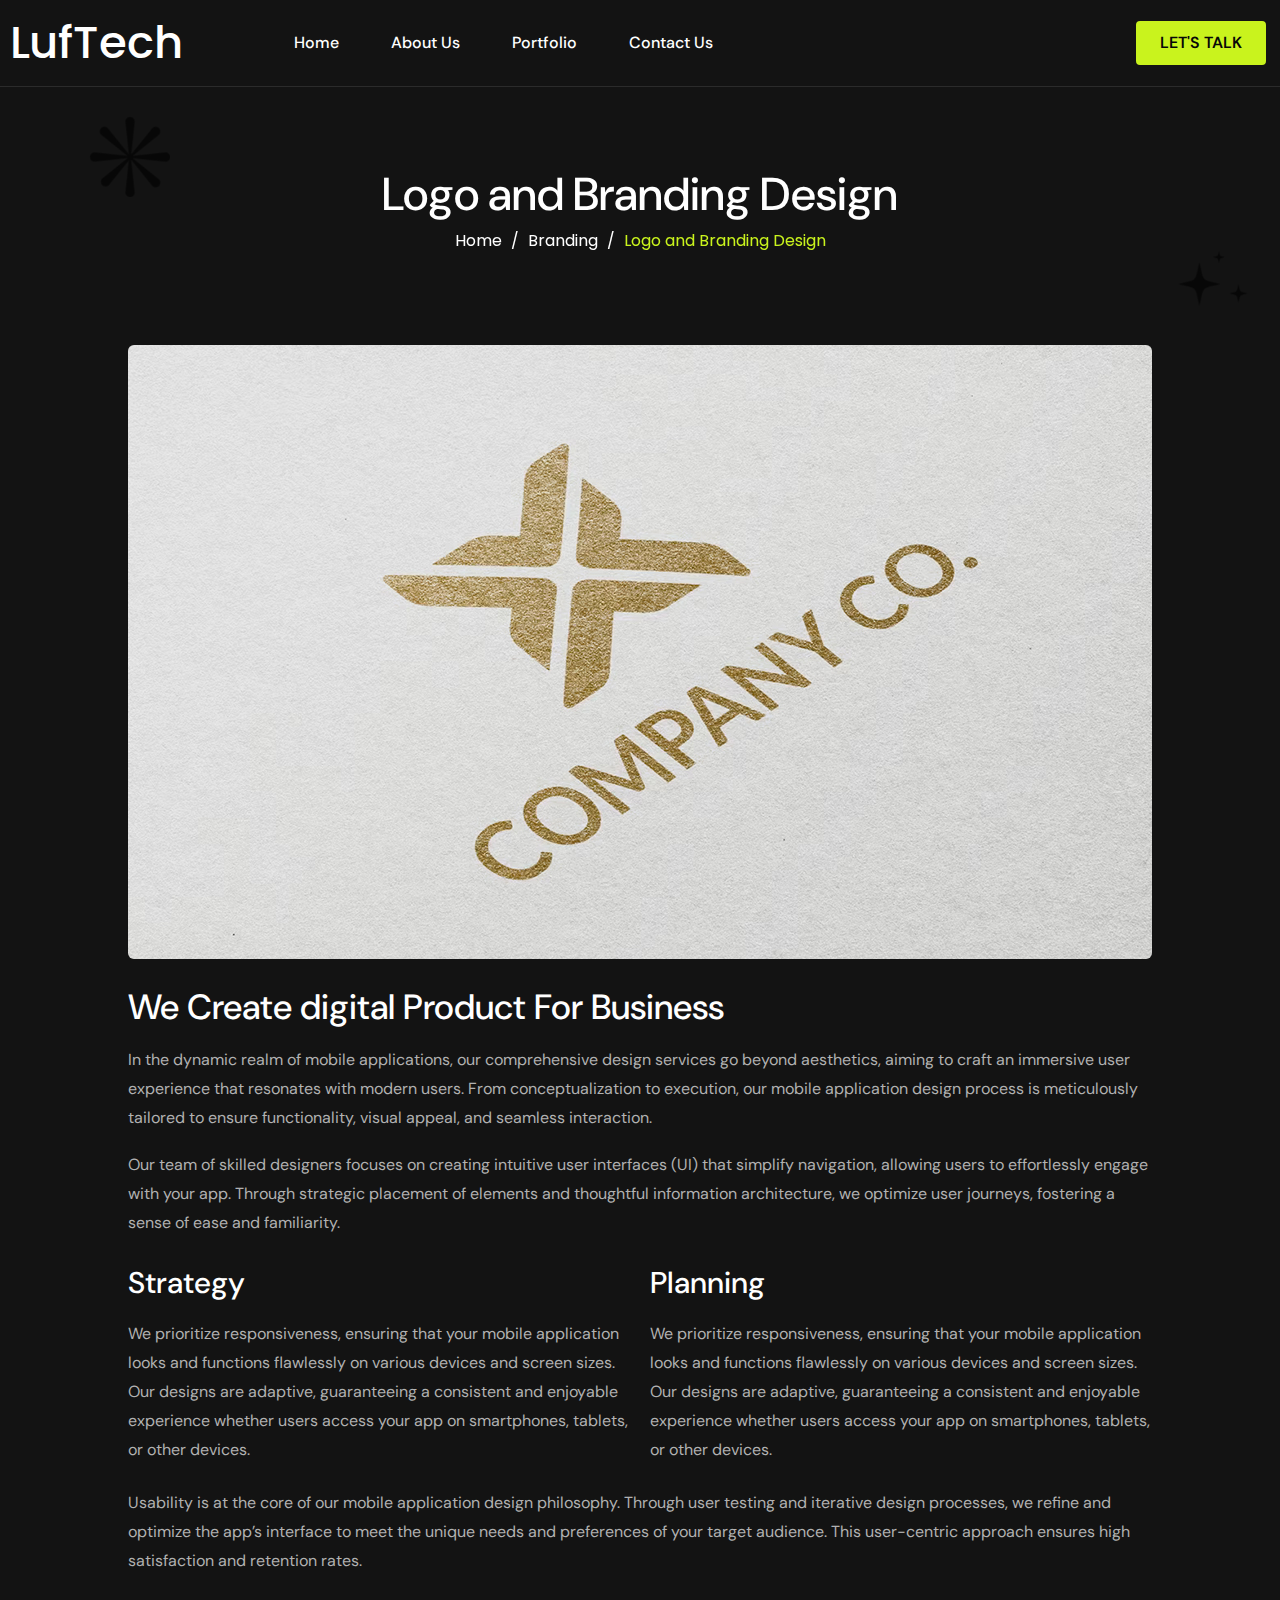
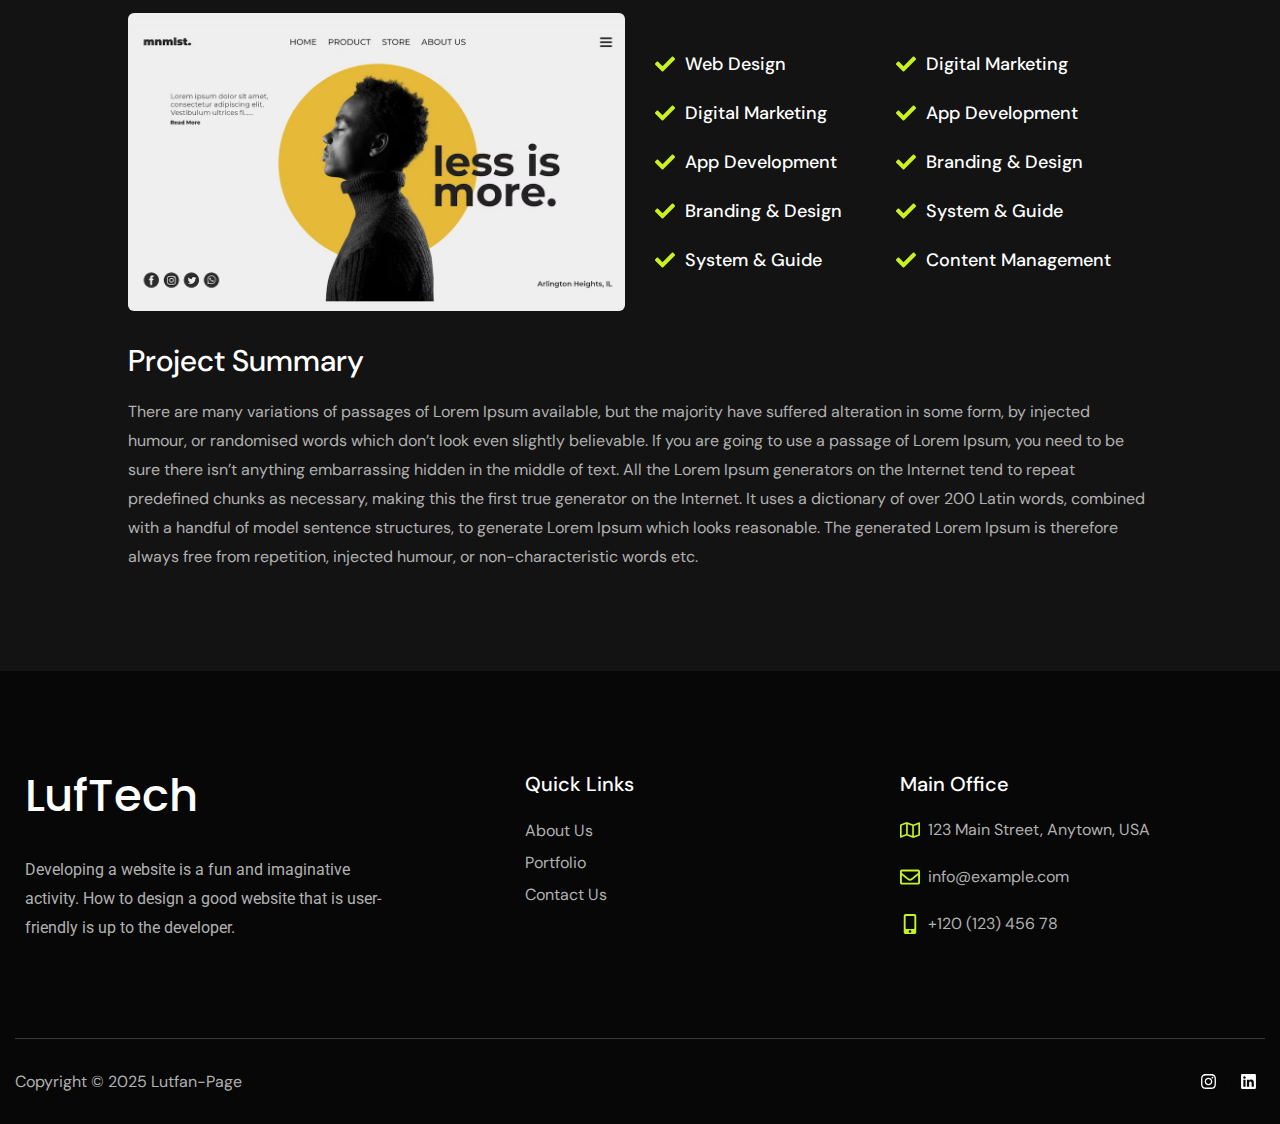
<file: logo-and-branding-design/index.html>
<!DOCTYPE html>
<html lang="en-US">
<head>
	<meta charset="UTF-8">
		<title>Logo and Branding Design &#8211; Lutfan-Page</title>
<meta name="robots" content="max-image-preview:large">
<link rel="dns-prefetch" href="//fonts.googleapis.com">
<link rel="preconnect" href="https://fonts.gstatic.com/" crossorigin>
<link rel="alternate" type="application/rss+xml" title="Lutfan-Page &raquo; Feed" href="/feed/">
<link rel="alternate" type="application/rss+xml" title="Lutfan-Page &raquo; Comments Feed" href="/comments/feed/">
<link rel="alternate" type="application/rss+xml" title="Lutfan-Page &raquo; Logo and Branding Design Comments Feed" href="/logo-and-branding-design/feed/">
<script>
window._wpemojiSettings = {"baseUrl":"https:\/\/s.w.org\/images\/core\/emoji\/15.0.3\/72x72\/","ext":".png","svgUrl":"https:\/\/s.w.org\/images\/core\/emoji\/15.0.3\/svg\/","svgExt":".svg","source":{"concatemoji":"\/wp-includes\/js\/wp-emoji-release.min.js?ver=6.7.2"}};
/*! This file is auto-generated */
!function(i,n){var o,s,e;function c(e){try{var t={supportTests:e,timestamp:(new Date).valueOf()};sessionStorage.setItem(o,JSON.stringify(t))}catch(e){}}function p(e,t,n){e.clearRect(0,0,e.canvas.width,e.canvas.height),e.fillText(t,0,0);var t=new Uint32Array(e.getImageData(0,0,e.canvas.width,e.canvas.height).data),r=(e.clearRect(0,0,e.canvas.width,e.canvas.height),e.fillText(n,0,0),new Uint32Array(e.getImageData(0,0,e.canvas.width,e.canvas.height).data));return t.every(function(e,t){return e===r[t]})}function u(e,t,n){switch(t){case"flag":return n(e,"🏳️‍⚧️","🏳️​⚧️")?!1:!n(e,"🇺🇳","🇺​🇳")&&!n(e,"🏴󠁧󠁢󠁥󠁮󠁧󠁿","🏴​󠁧​󠁢​󠁥​󠁮​󠁧​󠁿");case"emoji":return!n(e,"🐦‍⬛","🐦​⬛")}return!1}function f(e,t,n){var r="undefined"!=typeof WorkerGlobalScope&&self instanceof WorkerGlobalScope?new OffscreenCanvas(300,150):i.createElement("canvas"),a=r.getContext("2d",{willReadFrequently:!0}),o=(a.textBaseline="top",a.font="600 32px Arial",{});return e.forEach(function(e){o[e]=t(a,e,n)}),o}function t(e){var t=i.createElement("script");t.src=e,t.defer=!0,i.head.appendChild(t)}"undefined"!=typeof Promise&&(o="wpEmojiSettingsSupports",s=["flag","emoji"],n.supports={everything:!0,everythingExceptFlag:!0},e=new Promise(function(e){i.addEventListener("DOMContentLoaded",e,{once:!0})}),new Promise(function(t){var n=function(){try{var e=JSON.parse(sessionStorage.getItem(o));if("object"==typeof e&&"number"==typeof e.timestamp&&(new Date).valueOf()<e.timestamp+604800&&"object"==typeof e.supportTests)return e.supportTests}catch(e){}return null}();if(!n){if("undefined"!=typeof Worker&&"undefined"!=typeof OffscreenCanvas&&"undefined"!=typeof URL&&URL.createObjectURL&&"undefined"!=typeof Blob)try{var e="postMessage("+f.toString()+"("+[JSON.stringify(s),u.toString(),p.toString()].join(",")+"));",r=new Blob([e],{type:"text/javascript"}),a=new Worker(URL.createObjectURL(r),{name:"wpTestEmojiSupports"});return void(a.onmessage=function(e){c(n=e.data),a.terminate(),t(n)})}catch(e){}c(n=f(s,u,p))}t(n)}).then(function(e){for(var t in e)n.supports[t]=e[t],n.supports.everything=n.supports.everything&&n.supports[t],"flag"!==t&&(n.supports.everythingExceptFlag=n.supports.everythingExceptFlag&&n.supports[t]);n.supports.everythingExceptFlag=n.supports.everythingExceptFlag&&!n.supports.flag,n.DOMReady=!1,n.readyCallback=function(){n.DOMReady=!0}}).then(function(){return e}).then(function(){var e;n.supports.everything||(n.readyCallback(),(e=n.source||{}).concatemoji?t(e.concatemoji):e.wpemoji&&e.twemoji&&(t(e.twemoji),t(e.wpemoji)))}))}((window,document),window._wpemojiSettings);
</script>
<style id="wp-emoji-styles-inline-css">img.wp-smiley, img.emoji {
		display: inline !important;
		border: none !important;
		box-shadow: none !important;
		height: 1em !important;
		width: 1em !important;
		margin: 0 0.07em !important;
		vertical-align: -0.1em !important;
		background: none !important;
		padding: 0 !important;
	}</style>
<link rel="stylesheet" id="contact-form-7-css" href="/wp-content/plugins/contact-form-7/includes/css/styles.css?ver=6.0.5" media="all">
<link rel="stylesheet" id="elementor-frontend-css" href="/wp-content/plugins/elementor/assets/css/frontend.min.css?ver=3.28.3" media="all">
<link rel="stylesheet" id="elementor-post-10-css" href="/wp-content/uploads/elementor/css/post-10.css?ver=1744357369" media="all">
<link rel="stylesheet" id="widget-heading-css" href="/wp-content/plugins/elementor/assets/css/widget-heading.min.css?ver=3.28.3" media="all">
<link rel="stylesheet" id="widget-image-css" href="/wp-content/plugins/elementor/assets/css/widget-image.min.css?ver=3.28.3" media="all">
<link rel="stylesheet" id="widget-icon-list-css" href="/wp-content/plugins/elementor/assets/css/widget-icon-list.min.css?ver=3.28.3" media="all">
<link rel="stylesheet" id="elementor-post-547-css" href="/wp-content/uploads/elementor/css/post-547.css?ver=1744357966" media="all">
<link rel="stylesheet" id="elementor-post-1365-css" href="/wp-content/uploads/elementor/css/post-1365.css?ver=1744357370" media="all">
<link rel="stylesheet" id="spexo-elementor-addons-1365-css" href="/wp-content/uploads/spexo-addons/css/tmpcoder-1365.css?ver=1.0.20.1704192260" media="all">
<link rel="stylesheet" id="widget-icon-box-css" href="/wp-content/plugins/elementor/assets/css/widget-icon-box.min.css?ver=3.28.3" media="all">
<link rel="stylesheet" id="widget-social-icons-css" href="/wp-content/plugins/elementor/assets/css/widget-social-icons.min.css?ver=3.28.3" media="all">
<link rel="stylesheet" id="e-apple-webkit-css" href="/wp-content/plugins/elementor/assets/css/conditionals/apple-webkit.min.css?ver=3.28.3" media="all">
<link rel="stylesheet" id="elementor-post-869-css" href="/wp-content/uploads/elementor/css/post-869.css?ver=1744357370" media="all">
<link rel="stylesheet" id="spexo-elementor-addons-869-css" href="/wp-content/uploads/spexo-addons/css/tmpcoder-869.css?ver=1.0.20.1704192260" media="all">
<link rel="stylesheet" id="elementor-post-1123-css" href="/wp-content/uploads/elementor/css/post-1123.css?ver=1744357965" media="all">
<link rel="stylesheet" id="tmpcoder-theme-css" href="/wp-content/themes/spexo/assets/css/tmpcoder-theme.min.css?ver=2.0.2" media="">
<link rel="stylesheet" id="tmpcoder-style-css" href="/wp-content/themes/spexo/assets/css/style.min.css?ver=2.0.2" media="all">
<link rel="stylesheet" id="tmpcoder-wc-style-css" href="/wp-content/themes/spexo/assets/css/tmpcoder-wc-style.min.css?ver=2.0.2" media="">
<link rel="preload" as="style" href="https://fonts.googleapis.com/css?family=DM%20Sans:100,200,300,400,500,600,700,800,900,100italic,200italic,300italic,400italic,500italic,600italic,700italic,800italic,900italic&#038;display=swap&#038;ver=1744252875">
<link rel="stylesheet" href="https://fonts.googleapis.com/css?family=DM%20Sans:100,200,300,400,500,600,700,800,900,100italic,200italic,300italic,400italic,500italic,600italic,700italic,800italic,900italic&#038;display=swap&#038;ver=1744252875" media="print" onload="this.media='all'">
<noscript><link rel="stylesheet" href="https://fonts.googleapis.com/css?family=DM%20Sans:100,200,300,400,500,600,700,800,900,100italic,200italic,300italic,400italic,500italic,600italic,700italic,800italic,900italic&#038;display=swap&#038;ver=1744252875"></noscript>
<link rel="stylesheet" id="elementor-icons-css" href="/wp-content/plugins/elementor/assets/lib/eicons/css/elementor-icons.min.css?ver=5.36.0" media="all">
<link rel="stylesheet" id="tmpcoder-woo-grid-css-css" href="/wp-content/plugins/sastra-essential-addons-for-elementor/assets/grid-widgets/frontend.min.css?ver=1.0.20" media="all">
<link rel="stylesheet" id="tmpcoder-link-animations-css-css" href="/wp-content/plugins/sastra-essential-addons-for-elementor/assets/grid-widgets/lib/tmpcoder-link-animations.min.css?ver=1.0.20" media="all">
<link rel="stylesheet" id="font-awesome-5-all-css" href="/wp-content/plugins/elementor/assets/lib/font-awesome/css/all.min.css?ver=1.0.20" media="all">
<link rel="stylesheet" id="animations-css" href="/wp-content/plugins/elementor/assets/lib/animations/animations.min.css?ver=1.0.20" media="all">
<link rel="stylesheet" id="tmpcoder-frontend-style-css" href="/wp-content/plugins/sastra-essential-addons-for-elementor/assets/css/frontend.min.css?ver=1.0.20" media="">
<style id="tmpcoder-frontend-global-options-inline-css">h1,.entry-content h1,h1.elementor-heading-title {font-size: var(--heading1-font-size);font-family: var(--heading1-font-family);font-weight: var(--heading1-font-weight);color: var(--heading1-text-color);line-height: var(--heading1-line-height);text-transform: var(--heading1-text-transform); letter-spacing: var(--heading1-letter-spacing); }h2,.entry-content h2,h2.elementor-heading-title {font-size: var(--heading2-font-size); font-family: var(--heading2-font-family);font-weight: var(--heading2-font-weight);color: var(--heading2-text-color);line-height: var(--heading2-line-height);text-transform: var(--heading2-text-transform); letter-spacing: var(--heading2-letter-spacing); }h3,.entry-content h3,h3.elementor-heading-title {font-size: var(--heading3-font-size); font-family: var(--heading3-font-family);font-weight: var(--heading3-font-weight);color: var(--heading3-text-color);line-height: var(--heading3-line-height);text-transform: var(--heading3-text-transform); letter-spacing: var(--heading3-letter-spacing); }h4,.entry-content h4,h4.elementor-heading-title {font-size: var(--heading4-font-size); font-family: var(--heading4-font-family);font-weight: var(--heading4-font-weight);color: var(--heading4-text-color);line-height: var(--heading4-line-height);text-transform: var(--heading4-text-transform); letter-spacing: var(--heading4-letter-spacing); }h5,.entry-content h5,h5.elementor-heading-title {font-size: var(--heading5-font-size); font-family: var(--heading5-font-family);font-weight: var(--heading5-font-weight);color: var(--heading5-text-color);line-height: var(--heading5-line-height);text-transform: var(--heading5-text-transform); letter-spacing: var(--heading5-letter-spacing); }h6,.entry-content h6,h6.elementor-heading-title {font-size: var(--heading6-font-size); font-family: var(--heading6-font-family);font-weight: var(--heading6-font-weight);color: var(--heading6-text-color);line-height: var(--heading6-line-height);text-transform: var(--heading6-text-transform); letter-spacing: var(--heading6-letter-spacing); }.elementor-button-wrapper .elementor-button,.elementor-widget-tmpcoder-button .tmpcoder-button,.elementor-widget-tmpcoder-dual-button .tmpcoder-dual-button .tmpcoder-button-a,.elementor-widget-tmpcoder-dual-button .tmpcoder-dual-button .tmpcoder-button-b {color:var(--button-text-color); background-color:var(--theme-button-background);border-color:var(--button-border-color);border-style:var(--button-border-type);border-top-width: var(--button-border-top);border-right-width:var(--button-border-right);border-bottom-width:var(--button-border-bottom);border-left-width:var(--button-border-left);font-family:var(--button-font-family); font-weight:var(--button-font-weight); text-align:var(--button-text-align); text-transform:var(--button-text-transform); font-size:var(--button-font-size); line-height:var(--button-line-height); letter-spacing:var(--button-letter-spacing); border-radius:var(--button-border-radius); padding-top:var(--button-padding-top);padding-right:var(--button-padding-right);padding-left:var(--button-padding-left);padding-bottom:var(--button-padding-bottom);}.elementor-widget-tmpcoder-button .tmpcoder-button:after{padding-top:var(--button-padding-top);padding-right:var(--button-padding-right);padding-left:var(--button-padding-left);padding-bottom:var(--button-padding-bottom);}.elementor-widget-tmpcoder-button .tmpcoder-button .tmpcoder-button-icon{fill:var(--button-text-color);}.elementor .elementor-widget-tmpcoder-button .tmpcoder-button-text,.elementor-widget-tmpcoder-dual-button .tmpcoder-dual-button .tmpcoder-button-a .tmpcoder-button-text-a,.elementor-widget-tmpcoder-dual-button .tmpcoder-dual-button .tmpcoder-button-b .tmpcoder-button-text-b {font-size: unset;font-weight: unset;}.elementor-widget-tmpcoder-button .tmpcoder-button-none:hover,.elementor-widget-tmpcoder-button [class*="elementor-animation"]:hover,.elementor-widget-tmpcoder-button .tmpcoder-button::before,.elementor-widget-tmpcoder-button .tmpcoder-button::after,.elementor-widget-tmpcoder-dual-button .tmpcoder-dual-button .tmpcoder-button-none:hover,.elementor-widget-tmpcoder-dual-button .tmpcoder-dual-button [class*="elementor-animation"]:hover,.elementor-widget-tmpcoder-dual-button .tmpcoder-dual-button .tmpcoder-button-effect::before,.elementor-widget-tmpcoder-dual-button .tmpcoder-dual-button .tmpcoder-button-effect::after {background-color: unset;}.elementor-button-wrapper .elementor-button:hover,.elementor-widget-tmpcoder-button .tmpcoder-button:hover {background-color:var(--theme-button-background-hover);border-color:var(--button-border-hover-color);color: var(--button-text-hover-color);border-style:var(--button-border-hover-type);border-top-width: var(--button-border-hover-top);border-right-width:var(--button-border-hover-right);border-bottom-width:var(--button-border-hover-bottom);border-left-width:var(--button-border-hover-left);}.elementor-widget-tmpcoder-button .tmpcoder-button:hover:after{}.elementor-widget-tmpcoder-button .tmpcoder-button:hover .tmpcoder-button-icon{fill:var(--button-text-hover-color);}@media (max-width: 1025px) {body {font-size: var(--theme-font-size-tablet);line-height: var(--theme-line-height-tablet);letter-spacing: var(--theme-letter-spacing-tablet)}h1,.entry-content h1,h1.elementor-heading-title {font-size: var(--heading1-font-size-tablet);line-height: var(--heading1-line-height-tablet);letter-spacing: var(--heading1-letter-spacing-tablet); }h2,.entry-content h2,h2.elementor-heading-title {font-size: var(--heading2-font-size-tablet);line-height: var(--heading2-line-height-tablet);letter-spacing: var(--heading2-letter-spacing-tablet); }h3,.entry-content h3,h3.elementor-heading-title {font-size: var(--heading3-font-size-tablet);line-height: var(--heading3-line-height-tablet);letter-spacing: var(--heading3-letter-spacing-tablet); }h4,.entry-content h4,h4.elementor-heading-title {font-size: var(--heading4-font-size-tablet);line-height: var(--heading4-line-height-tablet);letter-spacing: var(--heading4-letter-spacing-tablet); }h5,.entry-content h5,h5.elementor-heading-title {font-size: var(--heading5-font-size-tablet);line-height: var(--heading5-line-height-tablet);letter-spacing: var(--heading5-letter-spacing-tablet); }h6,.entry-content h6,h6.elementor-heading-title {font-size: var(--heading6-font-size-tablet);line-height: var(--heading6-line-height-tablet);letter-spacing: var(--heading6-letter-spacing-tablet); }button,.elementor-button-wrapper .elementor-button,.elementor-widget-tmpcoder-button .tmpcoder-button,.elementor-widget-tmpcoder-dual-button .tmpcoder-dual-button .tmpcoder-button-a,.elementor-widget-tmpcoder-dual-button .tmpcoder-dual-button .tmpcoder-button-b { font-size:var(--button-font-size-tablet); line-height:var(--button-line-height-tablet); letter-spacing:var(--button-letter-spacing-tablet); padding-top:var(--button-tablet-padding-top);padding-right:var(--button-tablet-padding-right);padding-left:var(--button-tablet-padding-left);padding-bottom:var(--button-tablet-padding-bottom);}.tmpcoder-navigation-menu__align-tablet-center nav ul {display: grid;text-align: center;align-items: center;justify-content: center!important;}.tmpcoder-navigation-menu__align-tablet-right nav ul {display: grid;text-align: right;align-items: right;justify-content: right!important;}.tmpcoder-navigation-menu__align-tablet-left nav ul {display: grid;text-align: left;align-items: left;justify-content: left!important;}}@media (max-width: 768px) {body {font-size: var(--theme-font-size-mobile);line-height: var(--theme-line-height-mobile);letter-spacing: var(--theme-letter-spacing-mobile)}h1,.entry-content h1,h1.elementor-heading-title {font-size: var(--heading1-font-size-mobile);line-height: var(--heading1-line-height-mobile);letter-spacing: var(--heading1-letter-spacing-mobile); }h2,.entry-content h2,h2.elementor-heading-title {font-size: var(--heading2-font-size-mobile);line-height: var(--heading2-line-height-mobile);letter-spacing: var(--heading2-letter-spacing-mobile); }h3,.entry-content h3,h3.elementor-heading-title {font-size: var(--heading3-font-size-mobile);line-height: var(--heading3-line-height-mobile);letter-spacing: var(--heading3-letter-spacing-mobile); }h4,.entry-content h4,h4.elementor-heading-title {font-size: var(--heading4-font-size-mobile);line-height: var(--heading4-line-height-mobile);letter-spacing: var(--heading4-letter-spacing-mobile); }h5,.entry-content h5,h5.elementor-heading-title {font-size: var(--heading5-font-size-mobile);line-height: var(--heading5-line-height-mobile);letter-spacing: var(--heading5-letter-spacing-mobile); }h6,.entry-content h6,h6.elementor-heading-title {font-size: var(--heading6-font-size-mobile);line-height: var(--heading6-line-height-mobile);letter-spacing: var(--heading6-letter-spacing-mobile); }button,.elementor-button-wrapper .elementor-button,.elementor-widget-tmpcoder-button .tmpcoder-button,.elementor-widget-tmpcoder-dual-button .tmpcoder-dual-button .tmpcoder-button-a,.elementor-widget-tmpcoder-dual-button .tmpcoder-dual-button .tmpcoder-button-b { font-size:var(--button-font-size-mobile); line-height:var(--button-line-height-mobile); letter-spacing:var(--button-letter-spacing-mobile); padding-top:var(--button-mobile-padding-top);padding-right:var(--button-mobile-padding-right);padding-left:var(--button-mobile-padding-left);padding-bottom:var(--button-mobile-padding-bottom);}.tmpcoder-navigation-menu__align-mobile-center nav ul {display: grid;text-align: center;align-items: center;justify-content: center!important;}.tmpcoder-navigation-menu__align-mobile-right nav ul {display: grid;text-align: right;align-items: right;justify-content: right!important;}.tmpcoder-navigation-menu__align-mobile-left nav ul {display: grid;text-align: left;align-items: left;justify-content: left!important;}}.wp-block-button .wp-block-button__link,.elementor-button-wrapper .elementor-button,.elementor-button-wrapper .elementor-button:visited {color:var(--button-text-color);fill:var(--button-text-color);},.elementor-button:hover{color:var(--button-text-hover-color);fill:var(--button-text-hover-color);}</style>
<style id="tmpcoder-theme-variable-inline-css">:root, .editor-styles-wrapper {
--tmpcoder-container-width: 1200px;
--tmpcoder-tablet-container-width: 1024px;
--tmpcoder-mobile-container-width: 767px;
--theme-primary-color:#131313;
--theme-secondary-color:#070707;
--theme-accent-color:#FFFFFF;
--theme-background-color:#131313;
--theme-button-background:#C9F31D;
--theme-button-background-hover:#070707;
--theme-link-color:#B1B1B1;
--theme-link-hover-color:#C9F31D;
--theme-global-border-color:#393939;
--theme-global-color-1:#FFFFFF;
--theme-global-color-2:#FFFFFF;
--theme-global-color-3:#FFFFFF;
--theme-global-color-4:#ffffff;
--theme-font-family:DM Sans;
--theme-font-weight:400;
--theme-font-size:16px;
--theme-line-height:29px;
--theme-letter-spacing:0px;
--theme-font-size-tablet:16px;
--theme-line-height-tablet:29px;
--theme-letter-spacing-tablet:0px;
--theme-font-size-mobile:14px;
--theme-line-height-mobile:24px;
--theme-letter-spacing-mobile:0px;
--theme-text-color:#b1b1b1;
--heading1-font-family:DM Sans;
--heading1-font-weight:500;
--heading1-font-style: normal;
--heading1-text-align: initial;
--heading1-text-transform: initial;
--heading1-font-size:60px;
--heading1-line-height:54px;
--heading1-letter-spacing:0px;
--heading1-text-color:#ffffff;
--heading2-font-family:DM Sans;
--heading2-font-weight:500;
--heading2-font-style: normal;
--heading2-text-align: initial;
--heading2-text-transform: initial;
--heading2-font-size:45px;
--heading2-line-height:50px;
--heading2-letter-spacing:0px;
--heading2-text-color:#ffffff;
--heading3-font-family:DM Sans;
--heading3-font-weight:500;
--heading3-font-style: normal;
--heading3-text-align: initial;
--heading3-text-transform: initial;
--heading3-font-size:40px;
--heading3-line-height:46px;
--heading3-letter-spacing:0px;
--heading3-text-color:#ffffff;
--heading4-font-family:DM Sans;
--heading4-font-weight:500;
--heading4-font-style: normal;
--heading4-text-align: initial;
--heading4-text-transform: initial;
--heading4-font-size:35px;
--heading4-line-height:40px;
--heading4-letter-spacing:0px;
--heading4-text-color:#ffffff;
--heading5-font-family:DM Sans;
--heading5-font-weight:500;
--heading5-font-style: normal;
--heading5-text-align: initial;
--heading5-text-transform: initial;
--heading5-font-size:30px;
--heading5-line-height:36px;
--heading5-letter-spacing:0px;
--heading5-text-color:#ffffff;
--heading6-font-family:DM Sans;
--heading6-font-weight:500;
--heading6-font-style: normal;
--heading6-text-align: initial;
--heading6-text-transform: initial;
--heading6-font-size:20px;
--heading6-line-height:26px;
--heading6-letter-spacing:0px;
--heading6-text-color:#ffffff;
--heading1-font-size-tablet:46px;
--heading1-line-height-tablet:50px;
--heading1-letter-spacing-tablet:0px;
--heading2-font-size-tablet:38px;
--heading2-line-height-tablet:45px;
--heading2-letter-spacing-tablet:0px;
--heading3-font-size-tablet:36px;
--heading3-line-height-tablet:41px;
--heading3-letter-spacing-tablet:0px;
--heading4-font-size-tablet:32px;
--heading4-line-height-tablet:36px;
--heading4-letter-spacing-tablet:0px;
--heading5-font-size-tablet:26px;
--heading5-line-height-tablet:30px;
--heading5-letter-spacing-tablet:0px;
--heading6-font-size-tablet:20px;
--heading6-line-height-tablet:26px;
--heading6-letter-spacing-tablet:0px;
--heading1-font-size-mobile:38px;
--heading1-line-height-mobile:44px;
--heading1-letter-spacing-mobile:0px;
--heading2-font-size-mobile:30px;
--heading2-line-height-mobile:40px;
--heading2-letter-spacing-mobile:0px;
--heading3-font-size-mobile:26px;
--heading3-line-height-mobile:29px;
--heading3-letter-spacing-mobile:0px;
--heading4-font-size-mobile:24px;
--heading4-line-height-mobile:27px;
--heading4-letter-spacing-mobile:0px;
--heading5-font-size-mobile:22px;
--heading5-line-height-mobile:27px;
--heading5-letter-spacing-mobile:0px;
--heading6-font-size-mobile:18px;
--heading6-line-height-mobile:22px;
--heading6-letter-spacing-mobile:0px;
--button-font-family:DM Sans;
--button-font-weight:600;
--button-text-align: initial;
--button-text-transform:uppercase;
--button-font-size:16px;
--button-line-height:20px;
--button-letter-spacing:0px;
--button-text-color:#070707;
--button-text-hover-color:#C9F31D;
--button-border-radius:4px;
--button-padding-top:11px;
--button-padding-right:25px;
--button-padding-bottom:11px;
--button-padding-left:25px;
--button-border-color:#c9f31d;
--button-border-hover-color:#c9f31d;
--button-border-type:solid;
--button-border-top:2px;
--button-border-right:2px;
--button-border-bottom:2px;
--button-border-left:2px;
--button-border-hover-type:solid;
--button-border-hover-top:2px;
--button-border-hover-right:2px;
--button-border-hover-bottom:2px;
--button-border-hover-left:2px;
--button-font-size-tablet:16px;
--button-line-height-tablet:20px;
--button-letter-spacing-tablet:0px;
--button-tablet-padding-top:11px;
--button-tablet-padding-right:25px;
--button-tablet-padding-bottom:11px;
--button-tablet-padding-left:25px;
--button-font-size-mobile:16px;
--button-line-height-mobile:20px;
--button-letter-spacing-mobile:0px;
--button-mobile-padding-top:11px;
--button-mobile-padding-right:25px;
--button-mobile-padding-bottom:11px;
--button-mobile-padding-left:25px;
}</style>
<style id="tmpcoder-elementor-globle-variables-inline-css">:root{--e-global-color-tmpcoderprimarycolor:#131313;--e-global-color-tmpcodersecondarycolor:#070707;--e-global-color-tmpcoderaccentcolor:#FFFFFF;--e-global-color-tmpcoderbodybackgroundcolor:#FFFFFF;--e-global-color-tmpcoderthemecolor1:#FFFFFF;--e-global-color-tmpcoderthemecolor2:#FFFFFF;--e-global-color-tmpcoderthemecolor4:#131313;--e-global-color-tmpcoderlinkcolor:#B1B1B1;--e-global-color-tmpcoderlinkhovercolor:#C9F31D;--e-global-color-tmpcoderglobalbordercolor:#393939;--e-global-color-tmpcodersitefontscolor:#b1b1b1;--e-global-color-tmpcoderbuttonfontscolor:#070707;--e-global-color-tmpcoderbuttonfontshovercolor:#C9F31D;--e-global-color-tmpcoderbuttonbackgroundcolor:#C9F31D;--e-global-color-tmpcoderbuttonbackgroundhovercolor:#070707;--e-global-color-tmpcoderbuttonbordercolor:#c9f31d;--e-global-color-tmpcoderbuttonborderhovercolor:#c9f31d;}</style>
<link rel="stylesheet" id="elementor-gf-local-roboto-css" href="/wp-content/uploads/elementor/google-fonts/css/roboto.css?ver=1744251928" media="all">
<link rel="stylesheet" id="elementor-gf-local-robotoslab-css" href="/wp-content/uploads/elementor/google-fonts/css/robotoslab.css?ver=1744251940" media="all">
<link rel="stylesheet" id="elementor-gf-local-poppins-css" href="/wp-content/uploads/elementor/google-fonts/css/poppins.css?ver=1744254148" media="all">
<script src="/wp-includes/js/jquery/jquery.min.js?ver=3.7.1" id="jquery-core-js"></script>
<script src="/wp-includes/js/jquery/jquery-migrate.min.js?ver=3.4.1" id="jquery-migrate-js"></script>
<script src="/wp-content/plugins/sastra-essential-addons-for-elementor/assets/js/utils.min.js?ver=1.0.20" id="tmpcoder-redirect-url-utils-script-js"></script>
<link rel="https://api.w.org/" href="/wp-json/">
<link rel="alternate" title="JSON" type="application/json" href="/wp-json/wp/v2/posts/547">
<link rel="EditURI" type="application/rsd+xml" title="RSD" href="/xmlrpc.php?rsd">
<meta name="generator" content="WordPress 6.7.2">
<link rel="canonical" href="/logo-and-branding-design/">
<link rel="shortlink" href="/?p=547">
<link rel="alternate" title="oEmbed (JSON)" type="application/json+oembed" href="/wp-json/oembed/1.0/embed?url=https%3A%2F%2F%2Flogo-and-branding-design%2F">
<link rel="alternate" title="oEmbed (XML)" type="text/xml+oembed" href="/wp-json/oembed/1.0/embed?url=https%3A%2F%2F%2Flogo-and-branding-design%2F#038;format=xml">
<meta name="generator" content="Redux 4.5.7">
<link rel="pingback" href="/xmlrpc.php">
<meta name="generator" content="Elementor 3.28.3; features: e_font_icon_svg, additional_custom_breakpoints, e_local_google_fonts, e_element_cache; settings: css_print_method-external, google_font-enabled, font_display-swap">
			<style>.e-con.e-parent:nth-of-type(n+4):not(.e-lazyloaded):not(.e-no-lazyload),
				.e-con.e-parent:nth-of-type(n+4):not(.e-lazyloaded):not(.e-no-lazyload) * {
					background-image: none !important;
				}
				@media screen and (max-height: 1024px) {
					.e-con.e-parent:nth-of-type(n+3):not(.e-lazyloaded):not(.e-no-lazyload),
					.e-con.e-parent:nth-of-type(n+3):not(.e-lazyloaded):not(.e-no-lazyload) * {
						background-image: none !important;
					}
				}
				@media screen and (max-height: 640px) {
					.e-con.e-parent:nth-of-type(n+2):not(.e-lazyloaded):not(.e-no-lazyload),
					.e-con.e-parent:nth-of-type(n+2):not(.e-lazyloaded):not(.e-no-lazyload) * {
						background-image: none !important;
					}
				}</style>
			<link rel="icon" href="/wp-content/uploads/2024/01/favicon.png" sizes="32x32">
<link rel="icon" href="/wp-content/uploads/2024/01/favicon.png" sizes="192x192">
<link rel="apple-touch-icon" href="/wp-content/uploads/2024/01/favicon.png">
<meta name="msapplication-TileImage" content="/wp-content/uploads/2024/01/favicon.png">
	<meta name="viewport" content="width=device-width, initial-scale=1.0, viewport-fit=cover">
</head>

<body class="post-template post-template-elementor_header_footer single single-post postid-547 single-format-standard wp-embed-responsive demo-03 no-sidebar elementor-default elementor-template-canvas elementor-kit-10 elementor-page elementor-page-547">
	 <div class="tmpcoder-video-popup"></div>  <div class="tmpcoder-video-popup"></div> 		<div data-elementor-type="wp-post" data-elementor-id="1365" class="elementor elementor-1365">
						<section data-tmpcoder-sticky-section="yes" data-tmpcoder-position-type="sticky" data-tmpcoder-position-offset="0" data-tmpcoder-position-location="top" data-tmpcoder-sticky-devices="mobile_sticky tablet_sticky desktop_sticky" data-tmpcoder-custom-breakpoints="" data-tmpcoder-active-breakpoints="mobile_sticky tablet_sticky desktop_sticky" data-tmpcoder-z-index="" data-tmpcoder-sticky-hide="" data-tmpcoder-replace-header="" data-tmpcoder-animation-duration="" data-tmpcoder-sticky-type="fixed" class="elementor-section elementor-top-section elementor-element elementor-element-2b3e6e4 elementor-section-content-middle tmpcoder-sticky-section-yes elementor-section-boxed elementor-section-height-default elementor-section-height-default tmpcoder-jarallax-no tmpcoder-parallax-no tmpcoder-particle-no" data-id="2b3e6e4" data-element_type="section" data-settings="{&quot;background_background&quot;:&quot;classic&quot;,&quot;position_offset&quot;:0,&quot;position_offset_tablet&quot;:0,&quot;position_offset_mobile&quot;:0}">
						<div class="elementor-container elementor-column-gap-default">
					<div class="elementor-column elementor-col-33 elementor-top-column elementor-element elementor-element-a116ba3" data-id="a116ba3" data-element_type="column">
			<div class="elementor-widget-wrap elementor-element-populated">
						<div class="elementor-element elementor-element-421fb97 elementor-widget elementor-widget-heading" data-id="421fb97" data-element_type="widget" data-widget_type="heading.default">
				<div class="elementor-widget-container">
					<h2 class="elementor-heading-title elementor-size-default"><a href="/">LufTech</a></h2>				</div>
				</div>
					</div>
		</div>
				<div class="elementor-column elementor-col-33 elementor-top-column elementor-element elementor-element-9ef249e" data-id="9ef249e" data-element_type="column">
			<div class="elementor-widget-wrap elementor-element-populated">
						<div class="elementor-element elementor-element-abff71f tmpcoder-main-nav-menu-align-center tmpcoder-main-nav-menu-align--tabletright elementor-widget__width-initial tmpcoder-main-nav-menu-align--mobileleft tmpcoder-pointer-underline tmpcoder-pointer-line-fx tmpcoder-pointer-fx-fade tmpcoder-sub-icon-caret-down tmpcoder-sub-menu-fx-fade tmpcoder-nav-menu-bp-mobile tmpcoder-mobile-menu-full-width tmpcoder-mobile-menu-item-align-center tmpcoder-mobile-toggle-v1 tmpcoder-sub-divider-yes tmpcoder-mobile-divider-yes elementor-widget elementor-widget-tmpcoder-nav-menu" data-id="abff71f" data-element_type="widget" data-settings="{&quot;menu_layout&quot;:&quot;horizontal&quot;}" data-widget_type="tmpcoder-nav-menu.default">
				<div class="elementor-widget-container">
					<nav class="tmpcoder-nav-menu-container tmpcoder-nav-menu-horizontal" data-trigger="hover"><ul id="menu-1-abff71f" class="tmpcoder-nav-menu">
<li class="menu-item menu-item-type-post_type menu-item-object-page menu-item-home menu-item-41"><a href="/" class="tmpcoder-menu-item tmpcoder-pointer-item">Home</a></li>
<li class="menu-item menu-item-type-post_type menu-item-object-page menu-item-40"><a href="/about-us/" class="tmpcoder-menu-item tmpcoder-pointer-item">About Us</a></li>
<li class="menu-item menu-item-type-post_type menu-item-object-page menu-item-38"><a href="/portfolio/" class="tmpcoder-menu-item tmpcoder-pointer-item">Portfolio</a></li>
<li class="menu-item menu-item-type-post_type menu-item-object-page menu-item-527"><a href="/contact-us/" class="tmpcoder-menu-item tmpcoder-pointer-item">Contact Us</a></li>
</ul></nav><nav class="tmpcoder-mobile-nav-menu-container"><div class="tmpcoder-mobile-toggle-wrap"><div class="tmpcoder-mobile-toggle">
<span class="tmpcoder-mobile-toggle-line"></span><span class="tmpcoder-mobile-toggle-line"></span><span class="tmpcoder-mobile-toggle-line"></span>
</div></div>
<ul id="mobile-menu-2-abff71f" class="tmpcoder-mobile-nav-menu">
<li class="menu-item menu-item-type-post_type menu-item-object-page menu-item-home menu-item-41"><a href="/" class="tmpcoder-mobile-menu-item">Home</a></li>
<li class="menu-item menu-item-type-post_type menu-item-object-page menu-item-40"><a href="/about-us/" class="tmpcoder-mobile-menu-item">About Us</a></li>
<li class="menu-item menu-item-type-post_type menu-item-object-page menu-item-38"><a href="/portfolio/" class="tmpcoder-mobile-menu-item">Portfolio</a></li>
<li class="menu-item menu-item-type-post_type menu-item-object-page menu-item-527"><a href="/contact-us/" class="tmpcoder-mobile-menu-item">Contact Us</a></li>
</ul></nav>				</div>
				</div>
					</div>
		</div>
				<div class="elementor-column elementor-col-33 elementor-top-column elementor-element elementor-element-52c036c" data-id="52c036c" data-element_type="column">
			<div class="elementor-widget-wrap elementor-element-populated">
						<div class="elementor-element elementor-element-29fd0dd tmpcoder-offcanvas-align-right elementor-hidden-tablet elementor-hidden-mobile tmpcoder-offcanvas-entrance-animation-fade elementor-widget elementor-widget-tmpcoder-offcanvas" data-id="29fd0dd" data-element_type="widget" data-widget_type="tmpcoder-offcanvas.default">
				<div class="elementor-widget-container">
					
		<div class="tmpcoder-offcanvas-container" data-offcanvas-open="no">			<button class="tmpcoder-offcanvas-trigger">
													<span>Let&#039;s Talk</span>
							</button>

			<div class="tmpcoder-offcanvas-wrap tmpcoder-offcanvas-wrap-right">
				<div class="tmpcoder-offcanvas-content tmpcoder-offcanvas-content-right">
					<div class="tmpcoder-offcanvas-header">
						<span class="tmpcoder-close-offcanvas">
							<i class="fa fa-times" aria-hidden="true"></i>
						</span>
											</div>
							<div data-elementor-type="page" data-elementor-id="102" class="elementor elementor-102">
						<section class="elementor-section elementor-top-section elementor-element elementor-element-4e41236 elementor-section-content-middle elementor-section-boxed elementor-section-height-default elementor-section-height-default tmpcoder-jarallax-no tmpcoder-parallax-no tmpcoder-particle-no" data-id="4e41236" data-element_type="section" data-settings="{&quot;background_background&quot;:&quot;classic&quot;}">
						<div class="elementor-container elementor-column-gap-default">
					<div class="elementor-column elementor-col-100 elementor-top-column elementor-element elementor-element-83e7caa" data-id="83e7caa" data-element_type="column" data-settings="{&quot;background_background&quot;:&quot;classic&quot;}">
			<div class="elementor-widget-wrap elementor-element-populated">
						<div class="elementor-element elementor-element-274117b elementor-widget elementor-widget-image" data-id="274117b" data-element_type="widget" data-widget_type="image.default">
				<div class="elementor-widget-container">
															<img width="167" height="32" src="/wp-content/uploads/2024/01/logo.png" class="attachment-full size-full wp-image-8" alt="">															</div>
				</div>
				<div class="elementor-element elementor-element-7a740dd elementor-widget elementor-widget-heading" data-id="7a740dd" data-element_type="widget" data-widget_type="heading.default">
				<div class="elementor-widget-container">
					<h3 class="elementor-heading-title elementor-size-default">Unique Digital Ideas for Business
</h3>				</div>
				</div>
				<div class="elementor-element elementor-element-b52feca elementor-widget elementor-widget-text-editor" data-id="b52feca" data-element_type="widget" data-widget_type="text-editor.default">
				<div class="elementor-widget-container">
									Develop a blockchain-based loyalty program that offers secure and transparent rewards, fostering customer trust and creating a competitive edge in the market.								</div>
				</div>
				<div class="elementor-element elementor-element-b3130e8 elementor-widget elementor-widget-heading" data-id="b3130e8" data-element_type="widget" data-widget_type="heading.default">
				<div class="elementor-widget-container">
					<h3 class="elementor-heading-title elementor-size-default">Main Office</h3>				</div>
				</div>
				<div class="elementor-element elementor-element-82be69a elementor-position-left elementor-vertical-align-middle elementor-view-default elementor-mobile-position-top elementor-widget elementor-widget-icon-box" data-id="82be69a" data-element_type="widget" data-widget_type="icon-box.default">
				<div class="elementor-widget-container">
							<div class="elementor-icon-box-wrapper">

						<div class="elementor-icon-box-icon">
				<span class="elementor-icon">
				<svg aria-hidden="true" class="e-font-icon-svg e-far-map" viewbox="0 0 576 512" xmlns="http://www.w3.org/2000/svg"><path d="M560.02 32c-1.96 0-3.98.37-5.96 1.16L384.01 96H384L212 35.28A64.252 64.252 0 0 0 191.76 32c-6.69 0-13.37 1.05-19.81 3.14L20.12 87.95A32.006 32.006 0 0 0 0 117.66v346.32C0 473.17 7.53 480 15.99 480c1.96 0 3.97-.37 5.96-1.16L192 416l172 60.71a63.98 63.98 0 0 0 40.05.15l151.83-52.81A31.996 31.996 0 0 0 576 394.34V48.02c0-9.19-7.53-16.02-15.98-16.02zM224 90.42l128 45.19v285.97l-128-45.19V90.42zM48 418.05V129.07l128-44.53v286.2l-.64.23L48 418.05zm480-35.13l-128 44.53V141.26l.64-.24L528 93.95v288.97z"></path></svg>				</span>
			</div>
			
						<div class="elementor-icon-box-content">

									<span class="elementor-icon-box-title">
						<span>
							123 Main Street, Anytown, USA 						</span>
					</span>
				
				
			</div>
			
		</div>
						</div>
				</div>
				<div class="elementor-element elementor-element-b36d189 elementor-position-left elementor-vertical-align-middle elementor-view-default elementor-mobile-position-top elementor-widget elementor-widget-icon-box" data-id="b36d189" data-element_type="widget" data-widget_type="icon-box.default">
				<div class="elementor-widget-container">
							<div class="elementor-icon-box-wrapper">

						<div class="elementor-icon-box-icon">
				<a href="mailto:info@example.com" class="elementor-icon" aria-label="info@example.com">
				<svg aria-hidden="true" class="e-font-icon-svg e-far-envelope" viewbox="0 0 512 512" xmlns="http://www.w3.org/2000/svg"><path d="M464 64H48C21.49 64 0 85.49 0 112v288c0 26.51 21.49 48 48 48h416c26.51 0 48-21.49 48-48V112c0-26.51-21.49-48-48-48zm0 48v40.805c-22.422 18.259-58.168 46.651-134.587 106.49-16.841 13.247-50.201 45.072-73.413 44.701-23.208.375-56.579-31.459-73.413-44.701C106.18 199.465 70.425 171.067 48 152.805V112h416zM48 400V214.398c22.914 18.251 55.409 43.862 104.938 82.646 21.857 17.205 60.134 55.186 103.062 54.955 42.717.231 80.509-37.199 103.053-54.947 49.528-38.783 82.032-64.401 104.947-82.653V400H48z"></path></svg>				</a>
			</div>
			
						<div class="elementor-icon-box-content">

									<span class="elementor-icon-box-title">
						<a href="mailto:info@example.com">
							info@example.com						</a>
					</span>
				
				
			</div>
			
		</div>
						</div>
				</div>
				<div class="elementor-element elementor-element-51a4c5b elementor-position-left elementor-vertical-align-middle elementor-view-default elementor-mobile-position-top elementor-widget elementor-widget-icon-box" data-id="51a4c5b" data-element_type="widget" data-widget_type="icon-box.default">
				<div class="elementor-widget-container">
							<div class="elementor-icon-box-wrapper">

						<div class="elementor-icon-box-icon">
				<a href="tel:+12012345678" class="elementor-icon" aria-label="+120 (123) 456 78">
				<svg aria-hidden="true" class="e-font-icon-svg e-fas-mobile-alt" viewbox="0 0 320 512" xmlns="http://www.w3.org/2000/svg"><path d="M272 0H48C21.5 0 0 21.5 0 48v416c0 26.5 21.5 48 48 48h224c26.5 0 48-21.5 48-48V48c0-26.5-21.5-48-48-48zM160 480c-17.7 0-32-14.3-32-32s14.3-32 32-32 32 14.3 32 32-14.3 32-32 32zm112-108c0 6.6-5.4 12-12 12H60c-6.6 0-12-5.4-12-12V60c0-6.6 5.4-12 12-12h200c6.6 0 12 5.4 12 12v312z"></path></svg>				</a>
			</div>
			
						<div class="elementor-icon-box-content">

									<span class="elementor-icon-box-title">
						<a href="tel:+12012345678">
							+120 (123) 456 78						</a>
					</span>
				
				
			</div>
			
		</div>
						</div>
				</div>
				<div class="elementor-element elementor-element-960e520 elementor-widget elementor-widget-heading" data-id="960e520" data-element_type="widget" data-widget_type="heading.default">
				<div class="elementor-widget-container">
					<h3 class="elementor-heading-title elementor-size-default">Follow Us</h3>				</div>
				</div>
				<div class="elementor-element elementor-element-50b18b7 elementor-shape-circle e-grid-align-left elementor-grid-0 elementor-widget elementor-widget-social-icons" data-id="50b18b7" data-element_type="widget" data-widget_type="social-icons.default">
				<div class="elementor-widget-container">
							<div class="elementor-social-icons-wrapper elementor-grid">
							<span class="elementor-grid-item">
					<a class="elementor-icon elementor-social-icon elementor-social-icon-facebook elementor-repeater-item-1cfdef5" target="_blank">
						<span class="elementor-screen-only">Facebook</span>
						<svg class="e-font-icon-svg e-fab-facebook" viewbox="0 0 512 512" xmlns="http://www.w3.org/2000/svg"><path d="M504 256C504 119 393 8 256 8S8 119 8 256c0 123.78 90.69 226.38 209.25 245V327.69h-63V256h63v-54.64c0-62.15 37-96.48 93.67-96.48 27.14 0 55.52 4.84 55.52 4.84v61h-31.28c-30.8 0-40.41 19.12-40.41 38.73V256h68.78l-11 71.69h-57.78V501C413.31 482.38 504 379.78 504 256z"></path></svg>					</a>
				</span>
							<span class="elementor-grid-item">
					<a class="elementor-icon elementor-social-icon elementor-social-icon-twitter elementor-repeater-item-c020a71" target="_blank">
						<span class="elementor-screen-only">Twitter</span>
						<svg class="e-font-icon-svg e-fab-twitter" viewbox="0 0 512 512" xmlns="http://www.w3.org/2000/svg"><path d="M459.37 151.716c.325 4.548.325 9.097.325 13.645 0 138.72-105.583 298.558-298.558 298.558-59.452 0-114.68-17.219-161.137-47.106 8.447.974 16.568 1.299 25.34 1.299 49.055 0 94.213-16.568 130.274-44.832-46.132-.975-84.792-31.188-98.112-72.772 6.498.974 12.995 1.624 19.818 1.624 9.421 0 18.843-1.3 27.614-3.573-48.081-9.747-84.143-51.98-84.143-102.985v-1.299c13.969 7.797 30.214 12.67 47.431 13.319-28.264-18.843-46.781-51.005-46.781-87.391 0-19.492 5.197-37.36 14.294-52.954 51.655 63.675 129.3 105.258 216.365 109.807-1.624-7.797-2.599-15.918-2.599-24.04 0-57.828 46.782-104.934 104.934-104.934 30.213 0 57.502 12.67 76.67 33.137 23.715-4.548 46.456-13.32 66.599-25.34-7.798 24.366-24.366 44.833-46.132 57.827 21.117-2.273 41.584-8.122 60.426-16.243-14.292 20.791-32.161 39.308-52.628 54.253z"></path></svg>					</a>
				</span>
							<span class="elementor-grid-item">
					<a class="elementor-icon elementor-social-icon elementor-social-icon-youtube elementor-repeater-item-ebe3fc6" target="_blank">
						<span class="elementor-screen-only">Youtube</span>
						<svg class="e-font-icon-svg e-fab-youtube" viewbox="0 0 576 512" xmlns="http://www.w3.org/2000/svg"><path d="M549.655 124.083c-6.281-23.65-24.787-42.276-48.284-48.597C458.781 64 288 64 288 64S117.22 64 74.629 75.486c-23.497 6.322-42.003 24.947-48.284 48.597-11.412 42.867-11.412 132.305-11.412 132.305s0 89.438 11.412 132.305c6.281 23.65 24.787 41.5 48.284 47.821C117.22 448 288 448 288 448s170.78 0 213.371-11.486c23.497-6.321 42.003-24.171 48.284-47.821 11.412-42.867 11.412-132.305 11.412-132.305s0-89.438-11.412-132.305zm-317.51 213.508V175.185l142.739 81.205-142.739 81.201z"></path></svg>					</a>
				</span>
							<span class="elementor-grid-item">
					<a class="elementor-icon elementor-social-icon elementor-social-icon-instagram elementor-repeater-item-b417253" target="_blank">
						<span class="elementor-screen-only">Instagram</span>
						<svg class="e-font-icon-svg e-fab-instagram" viewbox="0 0 448 512" xmlns="http://www.w3.org/2000/svg"><path d="M224.1 141c-63.6 0-114.9 51.3-114.9 114.9s51.3 114.9 114.9 114.9S339 319.5 339 255.9 287.7 141 224.1 141zm0 189.6c-41.1 0-74.7-33.5-74.7-74.7s33.5-74.7 74.7-74.7 74.7 33.5 74.7 74.7-33.6 74.7-74.7 74.7zm146.4-194.3c0 14.9-12 26.8-26.8 26.8-14.9 0-26.8-12-26.8-26.8s12-26.8 26.8-26.8 26.8 12 26.8 26.8zm76.1 27.2c-1.7-35.9-9.9-67.7-36.2-93.9-26.2-26.2-58-34.4-93.9-36.2-37-2.1-147.9-2.1-184.9 0-35.8 1.7-67.6 9.9-93.9 36.1s-34.4 58-36.2 93.9c-2.1 37-2.1 147.9 0 184.9 1.7 35.9 9.9 67.7 36.2 93.9s58 34.4 93.9 36.2c37 2.1 147.9 2.1 184.9 0 35.9-1.7 67.7-9.9 93.9-36.2 26.2-26.2 34.4-58 36.2-93.9 2.1-37 2.1-147.8 0-184.8zM398.8 388c-7.8 19.6-22.9 34.7-42.6 42.6-29.5 11.7-99.5 9-132.1 9s-102.7 2.6-132.1-9c-19.6-7.8-34.7-22.9-42.6-42.6-11.7-29.5-9-99.5-9-132.1s-2.6-102.7 9-132.1c7.8-19.6 22.9-34.7 42.6-42.6 29.5-11.7 99.5-9 132.1-9s102.7-2.6 132.1 9c19.6 7.8 34.7 22.9 42.6 42.6 11.7 29.5 9 99.5 9 132.1s2.7 102.7-9 132.1z"></path></svg>					</a>
				</span>
					</div>
						</div>
				</div>
					</div>
		</div>
					</div>
		</section>
				</div>
		<span class="tmpcoder-template-edit-btn" data-permalink="/?elementor_library=sidebar">Edit Template</span>				</div>
			</div>
		</div>
        
    				</div>
				</div>
					</div>
		</div>
					</div>
		</section>
				</div>
				<div data-elementor-type="wp-post" data-elementor-id="1123" class="elementor elementor-1123">
				<div class="tmpcoder-parallax-multi-layer" scalar-speed="5" direction="no" style="overflow: hidden">
<div data-depth="0.4" style-top="12%" style-left="7%" class="tmpcoder-parallax-ml-children elementor-repeater-item-8bbdfb5"><img src="/wp-content/uploads/2024/01/p2.png"></div>
<div data-depth="0.4" style-top="66%" style-left="92%" class="tmpcoder-parallax-ml-children elementor-repeater-item-c99f4b0"><img src="/wp-content/uploads/2024/01/p1.png"></div>
</div>		<section class="elementor-section elementor-top-section elementor-element elementor-element-e687c68 tmpcoder-parallax-yes elementor-section-boxed elementor-section-height-default elementor-section-height-default tmpcoder-particle-no tmpcoder-sticky-section-no" data-id="e687c68" data-element_type="section" data-settings="{&quot;background_background&quot;:&quot;classic&quot;}">
						<div class="elementor-container elementor-column-gap-default">
					<div class="elementor-column elementor-col-100 elementor-top-column elementor-element elementor-element-4dd3dc1 elementor-invisible" data-id="4dd3dc1" data-element_type="column" data-settings="{&quot;animation&quot;:&quot;fadeInUp&quot;}">
			<div class="elementor-widget-wrap elementor-element-populated">
						<div class="elementor-element elementor-element-49b44dc elementor-widget-tablet__width-inherit elementor-widget elementor-widget-tmpcoder_breadcrumb" data-id="49b44dc" data-element_type="widget" data-widget_type="tmpcoder_breadcrumb.default">
				<div class="elementor-widget-container">
					
        <div class="row">
            <div class="col-md-12">
                <div class="page-banner">
                    <h1 class="sub-banner-title yes">Logo and Branding Design</h1>
<label><a href="/">Home</a></label><span class="custom-delimiter">  /  </span><label><a href="/category/branding/">Branding</a></label><span class="custom-delimiter">  /  </span><label class="current-item-name">Logo and Branding Design</label>
                </div>
            </div>
        </div>

        				</div>
				</div>
					</div>
		</div>
					</div>
		</section>
				<section class="elementor-section elementor-top-section elementor-element elementor-element-73b649f elementor-section-content-middle elementor-section-boxed elementor-section-height-default elementor-section-height-default tmpcoder-sticky-section-no" data-id="73b649f" data-element_type="section" data-settings="{&quot;background_background&quot;:&quot;classic&quot;}">
						<div class="elementor-container elementor-column-gap-default">
					<div class="elementor-column elementor-col-100 elementor-top-column elementor-element elementor-element-dbed0ed" data-id="dbed0ed" data-element_type="column" data-settings="{&quot;animation&quot;:&quot;none&quot;}">
			<div class="elementor-widget-wrap elementor-element-populated">
						<div class="elementor-element elementor-element-496af77 elementor-widget elementor-widget-tmpcoder-post-media" data-id="496af77" data-element_type="widget" data-widget_type="tmpcoder-post-media.default">
				<div class="elementor-widget-container">
					<div class="tmpcoder-featured-media-wrap" data-caption="standard"><div class="tmpcoder-featured-media-image " data-src="/wp-content/uploads/2024/01/pro-5.jpg"><img width="1024" height="614" src="/wp-content/uploads/2024/01/pro-5.jpg" class="attachment-full size-full wp-image-541" alt=""></div></div>				</div>
				</div>
				<div class="elementor-element elementor-element-e3d5a58 elementor-widget__width-initial elementor-widget elementor-widget-tmpcoder-post-content" data-id="e3d5a58" data-element_type="widget" data-widget_type="tmpcoder-post-content.default">
				<div class="elementor-widget-container">
					<div class="tmpcoder-post-content">		<div data-elementor-type="wp-post" data-elementor-id="547" class="elementor elementor-547">
						<section class="elementor-section elementor-top-section elementor-element elementor-element-496cd58 elementor-section-content-middle elementor-section-boxed elementor-section-height-default elementor-section-height-default tmpcoder-sticky-section-no" data-id="496cd58" data-element_type="section" data-settings="{&quot;background_background&quot;:&quot;classic&quot;}">
						<div class="elementor-container elementor-column-gap-default">
					<div class="elementor-column elementor-col-100 elementor-top-column elementor-element elementor-element-c8da941" data-id="c8da941" data-element_type="column" data-settings="{&quot;animation&quot;:&quot;none&quot;}">
			<div class="elementor-widget-wrap elementor-element-populated">
						<div class="elementor-element elementor-element-861e5a0 elementor-widget elementor-widget-heading" data-id="861e5a0" data-element_type="widget" data-widget_type="heading.default">
				<div class="elementor-widget-container">
					<h4 class="elementor-heading-title elementor-size-default">We Create digital Product For Business</h4>				</div>
				</div>
				<div class="elementor-element elementor-element-b9e53de elementor-widget elementor-widget-text-editor" data-id="b9e53de" data-element_type="widget" data-widget_type="text-editor.default">
				<div class="elementor-widget-container">
									In the dynamic realm of mobile applications, our comprehensive design services go beyond aesthetics, aiming to craft an immersive user experience that resonates with modern users. From conceptualization to execution, our mobile application design process is meticulously tailored to ensure functionality, visual appeal, and seamless interaction.								</div>
				</div>
				<div class="elementor-element elementor-element-427c9cf elementor-widget elementor-widget-text-editor" data-id="427c9cf" data-element_type="widget" data-widget_type="text-editor.default">
				<div class="elementor-widget-container">
									Our team of skilled designers focuses on creating intuitive user interfaces (UI) that simplify navigation, allowing users to effortlessly engage with your app. Through strategic placement of elements and thoughtful information architecture, we optimize user journeys, fostering a sense of ease and familiarity.								</div>
				</div>
				<section class="elementor-section elementor-inner-section elementor-element elementor-element-4fe84d6 elementor-section-boxed elementor-section-height-default elementor-section-height-default tmpcoder-jarallax-no tmpcoder-parallax-no tmpcoder-particle-no tmpcoder-sticky-section-no" data-id="4fe84d6" data-element_type="section">
						<div class="elementor-container elementor-column-gap-default">
					<div class="elementor-column elementor-col-50 elementor-inner-column elementor-element elementor-element-858c391" data-id="858c391" data-element_type="column">
			<div class="elementor-widget-wrap elementor-element-populated">
						<div class="elementor-element elementor-element-645a735 elementor-widget elementor-widget-heading" data-id="645a735" data-element_type="widget" data-widget_type="heading.default">
				<div class="elementor-widget-container">
					<h5 class="elementor-heading-title elementor-size-default">Strategy</h5>				</div>
				</div>
				<div class="elementor-element elementor-element-752d572 elementor-widget elementor-widget-text-editor" data-id="752d572" data-element_type="widget" data-widget_type="text-editor.default">
				<div class="elementor-widget-container">
									We prioritize responsiveness, ensuring that your mobile application looks and functions flawlessly on various devices and screen sizes. Our designs are adaptive, guaranteeing a consistent and enjoyable experience whether users access your app on smartphones, tablets, or other devices.								</div>
				</div>
					</div>
		</div>
				<div class="elementor-column elementor-col-50 elementor-inner-column elementor-element elementor-element-b09d7d4" data-id="b09d7d4" data-element_type="column">
			<div class="elementor-widget-wrap elementor-element-populated">
						<div class="elementor-element elementor-element-99297cb elementor-widget elementor-widget-heading" data-id="99297cb" data-element_type="widget" data-widget_type="heading.default">
				<div class="elementor-widget-container">
					<h5 class="elementor-heading-title elementor-size-default">Planning</h5>				</div>
				</div>
				<div class="elementor-element elementor-element-6e7e9e8 elementor-widget elementor-widget-text-editor" data-id="6e7e9e8" data-element_type="widget" data-widget_type="text-editor.default">
				<div class="elementor-widget-container">
									We prioritize responsiveness, ensuring that your mobile application looks and functions flawlessly on various devices and screen sizes. Our designs are adaptive, guaranteeing a consistent and enjoyable experience whether users access your app on smartphones, tablets, or other devices.								</div>
				</div>
					</div>
		</div>
					</div>
		</section>
				<div class="elementor-element elementor-element-d547944 elementor-widget elementor-widget-text-editor" data-id="d547944" data-element_type="widget" data-widget_type="text-editor.default">
				<div class="elementor-widget-container">
									Usability is at the core of our mobile application design philosophy. Through user testing and iterative design processes, we refine and optimize the app&#8217;s interface to meet the unique needs and preferences of your target audience. This user-centric approach ensures high satisfaction and retention rates.								</div>
				</div>
				<section class="elementor-section elementor-inner-section elementor-element elementor-element-22447b3 elementor-section-content-middle elementor-section-boxed elementor-section-height-default elementor-section-height-default tmpcoder-jarallax-no tmpcoder-parallax-no tmpcoder-particle-no tmpcoder-sticky-section-no" data-id="22447b3" data-element_type="section">
						<div class="elementor-container elementor-column-gap-default">
					<div class="elementor-column elementor-col-33 elementor-inner-column elementor-element elementor-element-02f845e" data-id="02f845e" data-element_type="column">
			<div class="elementor-widget-wrap elementor-element-populated">
						<div class="elementor-element elementor-element-6b25fa9 elementor-widget-mobile__width-inherit elementor-widget elementor-widget-image" data-id="6b25fa9" data-element_type="widget" data-widget_type="image.default">
				<div class="elementor-widget-container">
															<img width="1024" height="614" src="/wp-content/uploads/2024/01/web.jpg" class="attachment-full size-full wp-image-1168" alt="">															</div>
				</div>
					</div>
		</div>
				<div class="elementor-column elementor-col-33 elementor-inner-column elementor-element elementor-element-9fac13e" data-id="9fac13e" data-element_type="column">
			<div class="elementor-widget-wrap elementor-element-populated">
						<div class="elementor-element elementor-element-6222db2 elementor-icon-list--layout-traditional elementor-list-item-link-full_width elementor-widget elementor-widget-icon-list" data-id="6222db2" data-element_type="widget" data-widget_type="icon-list.default">
				<div class="elementor-widget-container">
							<ul class="elementor-icon-list-items">
							<li class="elementor-icon-list-item">
											<span class="elementor-icon-list-icon">
							<svg aria-hidden="true" class="e-font-icon-svg e-fas-check" viewbox="0 0 512 512" xmlns="http://www.w3.org/2000/svg"><path d="M173.898 439.404l-166.4-166.4c-9.997-9.997-9.997-26.206 0-36.204l36.203-36.204c9.997-9.998 26.207-9.998 36.204 0L192 312.69 432.095 72.596c9.997-9.997 26.207-9.997 36.204 0l36.203 36.204c9.997 9.997 9.997 26.206 0 36.204l-294.4 294.401c-9.998 9.997-26.207 9.997-36.204-.001z"></path></svg>						</span>
										<span class="elementor-icon-list-text">Web Design</span>
									</li>
								<li class="elementor-icon-list-item">
											<span class="elementor-icon-list-icon">
							<svg aria-hidden="true" class="e-font-icon-svg e-fas-check" viewbox="0 0 512 512" xmlns="http://www.w3.org/2000/svg"><path d="M173.898 439.404l-166.4-166.4c-9.997-9.997-9.997-26.206 0-36.204l36.203-36.204c9.997-9.998 26.207-9.998 36.204 0L192 312.69 432.095 72.596c9.997-9.997 26.207-9.997 36.204 0l36.203 36.204c9.997 9.997 9.997 26.206 0 36.204l-294.4 294.401c-9.998 9.997-26.207 9.997-36.204-.001z"></path></svg>						</span>
										<span class="elementor-icon-list-text">Digital Marketing</span>
									</li>
								<li class="elementor-icon-list-item">
											<span class="elementor-icon-list-icon">
							<svg aria-hidden="true" class="e-font-icon-svg e-fas-check" viewbox="0 0 512 512" xmlns="http://www.w3.org/2000/svg"><path d="M173.898 439.404l-166.4-166.4c-9.997-9.997-9.997-26.206 0-36.204l36.203-36.204c9.997-9.998 26.207-9.998 36.204 0L192 312.69 432.095 72.596c9.997-9.997 26.207-9.997 36.204 0l36.203 36.204c9.997 9.997 9.997 26.206 0 36.204l-294.4 294.401c-9.998 9.997-26.207 9.997-36.204-.001z"></path></svg>						</span>
										<span class="elementor-icon-list-text">App Development</span>
									</li>
								<li class="elementor-icon-list-item">
											<span class="elementor-icon-list-icon">
							<svg aria-hidden="true" class="e-font-icon-svg e-fas-check" viewbox="0 0 512 512" xmlns="http://www.w3.org/2000/svg"><path d="M173.898 439.404l-166.4-166.4c-9.997-9.997-9.997-26.206 0-36.204l36.203-36.204c9.997-9.998 26.207-9.998 36.204 0L192 312.69 432.095 72.596c9.997-9.997 26.207-9.997 36.204 0l36.203 36.204c9.997 9.997 9.997 26.206 0 36.204l-294.4 294.401c-9.998 9.997-26.207 9.997-36.204-.001z"></path></svg>						</span>
										<span class="elementor-icon-list-text">Branding &amp; Design</span>
									</li>
								<li class="elementor-icon-list-item">
											<span class="elementor-icon-list-icon">
							<svg aria-hidden="true" class="e-font-icon-svg e-fas-check" viewbox="0 0 512 512" xmlns="http://www.w3.org/2000/svg"><path d="M173.898 439.404l-166.4-166.4c-9.997-9.997-9.997-26.206 0-36.204l36.203-36.204c9.997-9.998 26.207-9.998 36.204 0L192 312.69 432.095 72.596c9.997-9.997 26.207-9.997 36.204 0l36.203 36.204c9.997 9.997 9.997 26.206 0 36.204l-294.4 294.401c-9.998 9.997-26.207 9.997-36.204-.001z"></path></svg>						</span>
										<span class="elementor-icon-list-text">System &amp; Guide</span>
									</li>
						</ul>
						</div>
				</div>
					</div>
		</div>
				<div class="elementor-column elementor-col-33 elementor-inner-column elementor-element elementor-element-a46c7ab" data-id="a46c7ab" data-element_type="column">
			<div class="elementor-widget-wrap elementor-element-populated">
						<div class="elementor-element elementor-element-742e6d6 elementor-icon-list--layout-traditional elementor-list-item-link-full_width elementor-widget elementor-widget-icon-list" data-id="742e6d6" data-element_type="widget" data-widget_type="icon-list.default">
				<div class="elementor-widget-container">
							<ul class="elementor-icon-list-items">
							<li class="elementor-icon-list-item">
											<span class="elementor-icon-list-icon">
							<svg aria-hidden="true" class="e-font-icon-svg e-fas-check" viewbox="0 0 512 512" xmlns="http://www.w3.org/2000/svg"><path d="M173.898 439.404l-166.4-166.4c-9.997-9.997-9.997-26.206 0-36.204l36.203-36.204c9.997-9.998 26.207-9.998 36.204 0L192 312.69 432.095 72.596c9.997-9.997 26.207-9.997 36.204 0l36.203 36.204c9.997 9.997 9.997 26.206 0 36.204l-294.4 294.401c-9.998 9.997-26.207 9.997-36.204-.001z"></path></svg>						</span>
										<span class="elementor-icon-list-text">Digital Marketing</span>
									</li>
								<li class="elementor-icon-list-item">
											<span class="elementor-icon-list-icon">
							<svg aria-hidden="true" class="e-font-icon-svg e-fas-check" viewbox="0 0 512 512" xmlns="http://www.w3.org/2000/svg"><path d="M173.898 439.404l-166.4-166.4c-9.997-9.997-9.997-26.206 0-36.204l36.203-36.204c9.997-9.998 26.207-9.998 36.204 0L192 312.69 432.095 72.596c9.997-9.997 26.207-9.997 36.204 0l36.203 36.204c9.997 9.997 9.997 26.206 0 36.204l-294.4 294.401c-9.998 9.997-26.207 9.997-36.204-.001z"></path></svg>						</span>
										<span class="elementor-icon-list-text">App Development</span>
									</li>
								<li class="elementor-icon-list-item">
											<span class="elementor-icon-list-icon">
							<svg aria-hidden="true" class="e-font-icon-svg e-fas-check" viewbox="0 0 512 512" xmlns="http://www.w3.org/2000/svg"><path d="M173.898 439.404l-166.4-166.4c-9.997-9.997-9.997-26.206 0-36.204l36.203-36.204c9.997-9.998 26.207-9.998 36.204 0L192 312.69 432.095 72.596c9.997-9.997 26.207-9.997 36.204 0l36.203 36.204c9.997 9.997 9.997 26.206 0 36.204l-294.4 294.401c-9.998 9.997-26.207 9.997-36.204-.001z"></path></svg>						</span>
										<span class="elementor-icon-list-text">Branding &amp; Design</span>
									</li>
								<li class="elementor-icon-list-item">
											<span class="elementor-icon-list-icon">
							<svg aria-hidden="true" class="e-font-icon-svg e-fas-check" viewbox="0 0 512 512" xmlns="http://www.w3.org/2000/svg"><path d="M173.898 439.404l-166.4-166.4c-9.997-9.997-9.997-26.206 0-36.204l36.203-36.204c9.997-9.998 26.207-9.998 36.204 0L192 312.69 432.095 72.596c9.997-9.997 26.207-9.997 36.204 0l36.203 36.204c9.997 9.997 9.997 26.206 0 36.204l-294.4 294.401c-9.998 9.997-26.207 9.997-36.204-.001z"></path></svg>						</span>
										<span class="elementor-icon-list-text">System &amp; Guide</span>
									</li>
								<li class="elementor-icon-list-item">
											<span class="elementor-icon-list-icon">
							<svg aria-hidden="true" class="e-font-icon-svg e-fas-check" viewbox="0 0 512 512" xmlns="http://www.w3.org/2000/svg"><path d="M173.898 439.404l-166.4-166.4c-9.997-9.997-9.997-26.206 0-36.204l36.203-36.204c9.997-9.998 26.207-9.998 36.204 0L192 312.69 432.095 72.596c9.997-9.997 26.207-9.997 36.204 0l36.203 36.204c9.997 9.997 9.997 26.206 0 36.204l-294.4 294.401c-9.998 9.997-26.207 9.997-36.204-.001z"></path></svg>						</span>
										<span class="elementor-icon-list-text">Content Management</span>
									</li>
						</ul>
						</div>
				</div>
					</div>
		</div>
					</div>
		</section>
				<div class="elementor-element elementor-element-3946ebd elementor-widget elementor-widget-heading" data-id="3946ebd" data-element_type="widget" data-widget_type="heading.default">
				<div class="elementor-widget-container">
					<h5 class="elementor-heading-title elementor-size-default">Project Summary</h5>				</div>
				</div>
				<div class="elementor-element elementor-element-899d458 elementor-widget elementor-widget-text-editor" data-id="899d458" data-element_type="widget" data-widget_type="text-editor.default">
				<div class="elementor-widget-container">
									There are many variations of passages of Lorem Ipsum available, but the majority have suffered alteration in some form, by injected humour, or randomised words which don’t look even slightly believable. If you are going to use a passage of Lorem Ipsum, you need to be sure there isn’t anything embarrassing hidden in the middle of text. All the Lorem Ipsum generators on the Internet tend to repeat predefined chunks as necessary, making this the first true generator on the Internet. It uses a dictionary of over 200 Latin words, combined with a handful of model sentence structures, to generate Lorem Ipsum which looks reasonable. The generated Lorem Ipsum is therefore always free from repetition, injected humour, or non-characteristic words etc.								</div>
				</div>
					</div>
		</div>
					</div>
		</section>
				</div>
		</div>				</div>
				</div>
					</div>
		</div>
					</div>
		</section>
				</div>
		<div class="footer-width-fixer">		<div data-elementor-type="wp-post" data-elementor-id="869" class="elementor elementor-869">
						<section class="elementor-section elementor-top-section elementor-element elementor-element-2cb24c0 elementor-section-content-top elementor-section-boxed elementor-section-height-default elementor-section-height-default tmpcoder-particle-no tmpcoder-sticky-section-no" data-id="2cb24c0" data-element_type="section" data-settings="{&quot;background_background&quot;:&quot;classic&quot;}">
							<div class="elementor-background-overlay"></div>
							<div class="elementor-container elementor-column-gap-default">
					<div class="elementor-column elementor-col-100 elementor-top-column elementor-element elementor-element-a00068f" data-id="a00068f" data-element_type="column" data-settings="{&quot;animation&quot;:&quot;none&quot;}">
			<div class="elementor-widget-wrap elementor-element-populated">
						<section class="elementor-section elementor-inner-section elementor-element elementor-element-ad54fa4 elementor-section-boxed elementor-section-height-default elementor-section-height-default tmpcoder-jarallax-no tmpcoder-parallax-no tmpcoder-particle-no tmpcoder-sticky-section-no" data-id="ad54fa4" data-element_type="section">
						<div class="elementor-container elementor-column-gap-default">
					<div class="elementor-column elementor-col-33 elementor-inner-column elementor-element elementor-element-353fca7" data-id="353fca7" data-element_type="column" data-settings="{&quot;animation&quot;:&quot;none&quot;}">
			<div class="elementor-widget-wrap elementor-element-populated">
						<div class="elementor-element elementor-element-c1291b0 elementor-widget elementor-widget-heading" data-id="c1291b0" data-element_type="widget" data-widget_type="heading.default">
				<div class="elementor-widget-container">
					<h2 class="elementor-heading-title elementor-size-default">LufTech</h2>				</div>
				</div>
				<div class="elementor-element elementor-element-71345e2 elementor-widget__width-initial elementor-widget elementor-widget-text-editor" data-id="71345e2" data-element_type="widget" data-widget_type="text-editor.default">
				<div class="elementor-widget-container">
									<p>Developing a website is a fun and imaginative activity. How to design a good website that is user-friendly is up to the developer.</p>								</div>
				</div>
					</div>
		</div>
				<div class="elementor-column elementor-col-33 elementor-inner-column elementor-element elementor-element-e019082" data-id="e019082" data-element_type="column" data-settings="{&quot;animation&quot;:&quot;none&quot;}">
			<div class="elementor-widget-wrap elementor-element-populated">
						<div class="elementor-element elementor-element-2805f27 elementor-widget elementor-widget-heading" data-id="2805f27" data-element_type="widget" data-widget_type="heading.default">
				<div class="elementor-widget-container">
					<h6 class="elementor-heading-title elementor-size-default">Quick Links</h6>				</div>
				</div>
				<div class="elementor-element elementor-element-038ac42 tmpcoder-page-list-vertical tmpcoder-pl-badge-center tmpcoder-pl-icon-center elementor-widget elementor-widget-tmpcoder-page-list" data-id="038ac42" data-element_type="widget" data-widget_type="tmpcoder-page-list.default">
				<div class="elementor-widget-container">
					<div class="tmpcoder-page-list-wrap"><ul class="tmpcoder-page-list">
<li class="tmpcoder-page-list-item elementor-repeater-item-09335e9 tmpcoder-pointer-none tmpcoder-pointer-line-fx tmpcoder-pointer-fx-fade"><div><a href="/about-us" target="_blank" rel="nofollow" class="tmpcoder-no-pointer">About Us</a></div></li>
<li class="tmpcoder-page-list-item elementor-repeater-item-de492bf tmpcoder-pointer-none tmpcoder-pointer-line-fx tmpcoder-pointer-fx-fade"><div><a href="/portfolio/" target="_blank" rel="nofollow" class="tmpcoder-no-pointer">Portfolio</a></div></li>
<li class="tmpcoder-page-list-item elementor-repeater-item-52dbe86 tmpcoder-pointer-none tmpcoder-pointer-line-fx tmpcoder-pointer-fx-fade"><div><a href="/contact-us" target="_blank" rel="nofollow" class="tmpcoder-no-pointer">Contact Us</a></div></li>
</ul></div>				</div>
				</div>
					</div>
		</div>
				<div class="elementor-column elementor-col-33 elementor-inner-column elementor-element elementor-element-c57444a" data-id="c57444a" data-element_type="column" data-settings="{&quot;animation&quot;:&quot;none&quot;}">
			<div class="elementor-widget-wrap elementor-element-populated">
						<div class="elementor-element elementor-element-04ae1c4 elementor-widget elementor-widget-heading" data-id="04ae1c4" data-element_type="widget" data-widget_type="heading.default">
				<div class="elementor-widget-container">
					<h6 class="elementor-heading-title elementor-size-default">Main Office</h6>				</div>
				</div>
				<div class="elementor-element elementor-element-d60703f elementor-position-left elementor-mobile-position-left elementor-vertical-align-middle elementor-view-default elementor-widget elementor-widget-icon-box" data-id="d60703f" data-element_type="widget" data-widget_type="icon-box.default">
				<div class="elementor-widget-container">
							<div class="elementor-icon-box-wrapper">

						<div class="elementor-icon-box-icon">
				<span class="elementor-icon">
				<svg aria-hidden="true" class="e-font-icon-svg e-far-map" viewbox="0 0 576 512" xmlns="http://www.w3.org/2000/svg"><path d="M560.02 32c-1.96 0-3.98.37-5.96 1.16L384.01 96H384L212 35.28A64.252 64.252 0 0 0 191.76 32c-6.69 0-13.37 1.05-19.81 3.14L20.12 87.95A32.006 32.006 0 0 0 0 117.66v346.32C0 473.17 7.53 480 15.99 480c1.96 0 3.97-.37 5.96-1.16L192 416l172 60.71a63.98 63.98 0 0 0 40.05.15l151.83-52.81A31.996 31.996 0 0 0 576 394.34V48.02c0-9.19-7.53-16.02-15.98-16.02zM224 90.42l128 45.19v285.97l-128-45.19V90.42zM48 418.05V129.07l128-44.53v286.2l-.64.23L48 418.05zm480-35.13l-128 44.53V141.26l.64-.24L528 93.95v288.97z"></path></svg>				</span>
			</div>
			
						<div class="elementor-icon-box-content">

									<span class="elementor-icon-box-title">
						<span>
							123 Main Street, Anytown, USA 						</span>
					</span>
				
				
			</div>
			
		</div>
						</div>
				</div>
				<div class="elementor-element elementor-element-051ce5d elementor-position-left elementor-mobile-position-left elementor-vertical-align-middle elementor-view-default elementor-widget elementor-widget-icon-box" data-id="051ce5d" data-element_type="widget" data-widget_type="icon-box.default">
				<div class="elementor-widget-container">
							<div class="elementor-icon-box-wrapper">

						<div class="elementor-icon-box-icon">
				<a href="mailto:info@example.com" class="elementor-icon" aria-label="info@example.com">
				<svg aria-hidden="true" class="e-font-icon-svg e-far-envelope" viewbox="0 0 512 512" xmlns="http://www.w3.org/2000/svg"><path d="M464 64H48C21.49 64 0 85.49 0 112v288c0 26.51 21.49 48 48 48h416c26.51 0 48-21.49 48-48V112c0-26.51-21.49-48-48-48zm0 48v40.805c-22.422 18.259-58.168 46.651-134.587 106.49-16.841 13.247-50.201 45.072-73.413 44.701-23.208.375-56.579-31.459-73.413-44.701C106.18 199.465 70.425 171.067 48 152.805V112h416zM48 400V214.398c22.914 18.251 55.409 43.862 104.938 82.646 21.857 17.205 60.134 55.186 103.062 54.955 42.717.231 80.509-37.199 103.053-54.947 49.528-38.783 82.032-64.401 104.947-82.653V400H48z"></path></svg>				</a>
			</div>
			
						<div class="elementor-icon-box-content">

									<span class="elementor-icon-box-title">
						<a href="mailto:info@example.com">
							info@example.com						</a>
					</span>
				
				
			</div>
			
		</div>
						</div>
				</div>
				<div class="elementor-element elementor-element-0491241 elementor-position-left elementor-mobile-position-left elementor-vertical-align-middle elementor-view-default elementor-widget elementor-widget-icon-box" data-id="0491241" data-element_type="widget" data-widget_type="icon-box.default">
				<div class="elementor-widget-container">
							<div class="elementor-icon-box-wrapper">

						<div class="elementor-icon-box-icon">
				<a href="tel:+12012345678" class="elementor-icon" aria-label="+120 (123) 456 78">
				<svg aria-hidden="true" class="e-font-icon-svg e-fas-mobile-alt" viewbox="0 0 320 512" xmlns="http://www.w3.org/2000/svg"><path d="M272 0H48C21.5 0 0 21.5 0 48v416c0 26.5 21.5 48 48 48h224c26.5 0 48-21.5 48-48V48c0-26.5-21.5-48-48-48zM160 480c-17.7 0-32-14.3-32-32s14.3-32 32-32 32 14.3 32 32-14.3 32-32 32zm112-108c0 6.6-5.4 12-12 12H60c-6.6 0-12-5.4-12-12V60c0-6.6 5.4-12 12-12h200c6.6 0 12 5.4 12 12v312z"></path></svg>				</a>
			</div>
			
						<div class="elementor-icon-box-content">

									<span class="elementor-icon-box-title">
						<a href="tel:+12012345678">
							+120 (123) 456 78						</a>
					</span>
				
				
			</div>
			
		</div>
						</div>
				</div>
					</div>
		</div>
					</div>
		</section>
				<section class="elementor-section elementor-inner-section elementor-element elementor-element-f717aea elementor-section-content-middle elementor-section-boxed elementor-section-height-default elementor-section-height-default tmpcoder-jarallax-no tmpcoder-parallax-no tmpcoder-particle-no tmpcoder-sticky-section-no" data-id="f717aea" data-element_type="section">
						<div class="elementor-container elementor-column-gap-default">
					<div class="elementor-column elementor-col-50 elementor-inner-column elementor-element elementor-element-8360fdf" data-id="8360fdf" data-element_type="column" data-settings="{&quot;animation&quot;:&quot;none&quot;}">
			<div class="elementor-widget-wrap elementor-element-populated">
						<div class="elementor-element elementor-element-c2f1136 elementor-widget__width-inherit elementor-widget elementor-widget-text-editor" data-id="c2f1136" data-element_type="widget" data-widget_type="text-editor.default">
				<div class="elementor-widget-container">
									<p>Copyright &copy; 2025 Lutfan-Page</p>								</div>
				</div>
					</div>
		</div>
				<div class="elementor-column elementor-col-50 elementor-inner-column elementor-element elementor-element-af9d04e" data-id="af9d04e" data-element_type="column" data-settings="{&quot;animation&quot;:&quot;none&quot;}">
			<div class="elementor-widget-wrap elementor-element-populated">
						<div class="elementor-element elementor-element-6af9165 elementor-shape-circle e-grid-align-right e-grid-align-mobile-center elementor-grid-0 elementor-widget elementor-widget-social-icons" data-id="6af9165" data-element_type="widget" data-widget_type="social-icons.default">
				<div class="elementor-widget-container">
							<div class="elementor-social-icons-wrapper elementor-grid">
							<span class="elementor-grid-item">
					<a class="elementor-icon elementor-social-icon elementor-social-icon-instagram elementor-repeater-item-b417253" href="http://instagram.com/lutfan_017" target="_blank">
						<span class="elementor-screen-only">Instagram</span>
						<svg class="e-font-icon-svg e-fab-instagram" viewbox="0 0 448 512" xmlns="http://www.w3.org/2000/svg"><path d="M224.1 141c-63.6 0-114.9 51.3-114.9 114.9s51.3 114.9 114.9 114.9S339 319.5 339 255.9 287.7 141 224.1 141zm0 189.6c-41.1 0-74.7-33.5-74.7-74.7s33.5-74.7 74.7-74.7 74.7 33.5 74.7 74.7-33.6 74.7-74.7 74.7zm146.4-194.3c0 14.9-12 26.8-26.8 26.8-14.9 0-26.8-12-26.8-26.8s12-26.8 26.8-26.8 26.8 12 26.8 26.8zm76.1 27.2c-1.7-35.9-9.9-67.7-36.2-93.9-26.2-26.2-58-34.4-93.9-36.2-37-2.1-147.9-2.1-184.9 0-35.8 1.7-67.6 9.9-93.9 36.1s-34.4 58-36.2 93.9c-2.1 37-2.1 147.9 0 184.9 1.7 35.9 9.9 67.7 36.2 93.9s58 34.4 93.9 36.2c37 2.1 147.9 2.1 184.9 0 35.9-1.7 67.7-9.9 93.9-36.2 26.2-26.2 34.4-58 36.2-93.9 2.1-37 2.1-147.8 0-184.8zM398.8 388c-7.8 19.6-22.9 34.7-42.6 42.6-29.5 11.7-99.5 9-132.1 9s-102.7 2.6-132.1-9c-19.6-7.8-34.7-22.9-42.6-42.6-11.7-29.5-9-99.5-9-132.1s-2.6-102.7 9-132.1c7.8-19.6 22.9-34.7 42.6-42.6 29.5-11.7 99.5-9 132.1-9s102.7-2.6 132.1 9c19.6 7.8 34.7 22.9 42.6 42.6 11.7 29.5 9 99.5 9 132.1s2.7 102.7-9 132.1z"></path></svg>					</a>
				</span>
							<span class="elementor-grid-item">
					<a class="elementor-icon elementor-social-icon elementor-social-icon-linkedin elementor-repeater-item-b7979f5" href="http://linkedin.com/in/lutfanzz/" target="_blank">
						<span class="elementor-screen-only">Linkedin</span>
						<svg class="e-font-icon-svg e-fab-linkedin" viewbox="0 0 448 512" xmlns="http://www.w3.org/2000/svg"><path d="M416 32H31.9C14.3 32 0 46.5 0 64.3v383.4C0 465.5 14.3 480 31.9 480H416c17.6 0 32-14.5 32-32.3V64.3c0-17.8-14.4-32.3-32-32.3zM135.4 416H69V202.2h66.5V416zm-33.2-243c-21.3 0-38.5-17.3-38.5-38.5S80.9 96 102.2 96c21.2 0 38.5 17.3 38.5 38.5 0 21.3-17.2 38.5-38.5 38.5zm282.1 243h-66.4V312c0-24.8-.5-56.7-34.5-56.7-34.6 0-39.9 27-39.9 54.9V416h-66.4V202.2h63.7v29.2h.9c8.9-16.8 30.6-34.5 62.9-34.5 67.2 0 79.7 44.3 79.7 101.9V416z"></path></svg>					</a>
				</span>
					</div>
						</div>
				</div>
					</div>
		</div>
					</div>
		</section>
					</div>
		</div>
					</div>
		</section>
				</div>
		</div>			<script>const lazyloadRunObserver = () => {
					const lazyloadBackgrounds = document.querySelectorAll( `.e-con.e-parent:not(.e-lazyloaded)` );
					const lazyloadBackgroundObserver = new IntersectionObserver( ( entries ) => {
						entries.forEach( ( entry ) => {
							if ( entry.isIntersecting ) {
								let lazyloadBackground = entry.target;
								if( lazyloadBackground ) {
									lazyloadBackground.classList.add( 'e-lazyloaded' );
								}
								lazyloadBackgroundObserver.unobserve( entry.target );
							}
						});
					}, { rootMargin: '200px 0px 200px 0px' } );
					lazyloadBackgrounds.forEach( ( lazyloadBackground ) => {
						lazyloadBackgroundObserver.observe( lazyloadBackground );
					} );
				};
				const events = [
					'DOMContentLoaded',
					'elementor/lazyload/observe',
				];
				events.forEach( ( event ) => {
					document.addEventListener( event, lazyloadRunObserver );
				} );</script>
			<link rel="stylesheet" id="elementor-post-102-css" href="/wp-content/uploads/elementor/css/post-102.css?ver=1744357370" media="all">
<link rel="stylesheet" id="e-animation-fadeInUp-css" href="/wp-content/plugins/elementor/assets/lib/animations/styles/fadeInUp.min.css?ver=3.28.3" media="all">
<script src="/wp-includes/js/dist/hooks.min.js?ver=4d63a3d491d11ffd8ac6" id="wp-hooks-js"></script>
<script src="/wp-includes/js/dist/i18n.min.js?ver=5e580eb46a90c2b997e6" id="wp-i18n-js"></script>
<script id="wp-i18n-js-after">
wp.i18n.setLocaleData( { 'text directionltr': [ 'ltr' ] } );
</script>
<script src="/wp-content/plugins/contact-form-7/includes/swv/js/index.js?ver=6.0.5" id="swv-js"></script>
<script id="contact-form-7-js-before">var wpcf7 = {
    "api": {
        "root": "\/wp-json\/",
        "namespace": "contact-form-7\/v1"
    }
};</script>
<script src="/wp-content/plugins/contact-form-7/includes/js/index.js?ver=6.0.5" id="contact-form-7-js"></script>
<script src="/wp-content/plugins/sastra-essential-addons-for-elementor/assets/js/widgets/nav-menu.min.js?ver=1.0.20" id="tmpcoder-nav-menu-js"></script>
<script src="/wp-content/plugins/sastra-essential-addons-for-elementor/assets/js/widgets/offcanvas.min.js?ver=1.0.20" id="tmpcoder-offcanvas-js"></script>
<script id="tmpcoder-theme-script-js-js-extra">var tmpcoderAjaxObject = {"ajax_url":"\/wp-admin\/admin-ajax.php"};</script>
<script src="/wp-content/themes/spexo/assets/js/tmpcoder-theme-script.min.js?ver=2.0.2" id="tmpcoder-theme-script-js-js"></script>
<script src="/wp-includes/js/comment-reply.min.js?ver=6.7.2" id="comment-reply-js" async data-wp-strategy="async"></script>
<script src="/wp-content/plugins/sastra-essential-addons-for-elementor/assets/js/lib/jarallax/jarallax.min.js?ver=1.0.20" id="tmpcoder-jarallax-js"></script>
<script src="/wp-content/plugins/sastra-essential-addons-for-elementor/assets/js/lib/parallax/parallax.min.js?ver=1.0.20" id="tmpcoder-parallax-hover-js"></script>
<script src="/wp-content/plugins/elementor/assets/js/webpack.runtime.min.js?ver=3.28.3" id="elementor-webpack-runtime-js"></script>
<script src="/wp-content/plugins/elementor/assets/js/frontend-modules.min.js?ver=3.28.3" id="elementor-frontend-modules-js"></script>
<script src="/wp-includes/js/jquery/ui/core.min.js?ver=1.13.3" id="jquery-ui-core-js"></script>
<script id="elementor-frontend-js-before">var elementorFrontendConfig = {"environmentMode":{"edit":false,"wpPreview":false,"isScriptDebug":false},"i18n":{"shareOnFacebook":"Share on Facebook","shareOnTwitter":"Share on Twitter","pinIt":"Pin it","download":"Download","downloadImage":"Download image","fullscreen":"Fullscreen","zoom":"Zoom","share":"Share","playVideo":"Play Video","previous":"Previous","next":"Next","close":"Close","a11yCarouselPrevSlideMessage":"Previous slide","a11yCarouselNextSlideMessage":"Next slide","a11yCarouselFirstSlideMessage":"This is the first slide","a11yCarouselLastSlideMessage":"This is the last slide","a11yCarouselPaginationBulletMessage":"Go to slide"},"is_rtl":false,"breakpoints":{"xs":0,"sm":480,"md":768,"lg":1025,"xl":1440,"xxl":1600},"responsive":{"breakpoints":{"mobile":{"label":"Mobile Portrait","value":767,"default_value":767,"direction":"max","is_enabled":true},"mobile_extra":{"label":"Mobile Landscape","value":880,"default_value":880,"direction":"max","is_enabled":false},"tablet":{"label":"Tablet Portrait","value":1024,"default_value":1024,"direction":"max","is_enabled":true},"tablet_extra":{"label":"Tablet Landscape","value":1200,"default_value":1200,"direction":"max","is_enabled":false},"laptop":{"label":"Laptop","value":1366,"default_value":1366,"direction":"max","is_enabled":false},"widescreen":{"label":"Widescreen","value":2400,"default_value":2400,"direction":"min","is_enabled":false}},"hasCustomBreakpoints":false},"version":"3.28.3","is_static":false,"experimentalFeatures":{"e_font_icon_svg":true,"additional_custom_breakpoints":true,"container":true,"e_local_google_fonts":true,"nested-elements":true,"editor_v2":true,"e_element_cache":true,"home_screen":true,"launchpad-checklist":true},"urls":{"assets":"\/wp-content\/plugins\/elementor\/assets\/","ajaxurl":"\/wp-admin\/admin-ajax.php","uploadUrl":"\/wp-content\/uploads"},"nonces":{"floatingButtonsClickTracking":"7a7287ad31"},"swiperClass":"swiper","settings":{"page":[],"editorPreferences":[]},"kit":{"active_breakpoints":["viewport_mobile","viewport_tablet"],"global_image_lightbox":"yes","lightbox_enable_counter":"yes","lightbox_enable_fullscreen":"yes","lightbox_enable_zoom":"yes","lightbox_enable_share":"yes","lightbox_title_src":"title","lightbox_description_src":"description"},"post":{"id":547,"title":"Logo%20and%20Branding%20Design%20%E2%80%93%20Lutfan-Page","excerpt":"","featuredImage":"\/wp-content\/uploads\/2024\/01\/pro-5.jpg"}};</script>
<script src="/wp-content/plugins/elementor/assets/js/frontend.min.js?ver=3.28.3" id="elementor-frontend-js"></script>
<script id="tmpcoder-script-js-js-extra">
var tmpcoder_plugin_script = {"ajax_url":"\/wp-admin\/admin-ajax.php","resturl":"\/wp-json\/tmpcoderaddons\/v1","nonce":"4208d23d30","addedToCartText":"was added to cart","viewCart":"View Cart","comparePageID":"","comparePageURL":"\/logo-and-branding-design\/","wishlistPageID":"","wishlistPageURL":"\/logo-and-branding-design\/","chooseQuantityText":"Please select the required number of items.","site_key":"","is_admin":"","input_empty":"Please fill out this field","select_empty":"Nothing selected","file_empty":"Please upload a file","recaptcha_error":"Recaptcha Error","tmpcoder_site_settings":{"last_tab":"","primany_color":"#131313","secondary_color":"#070707","accent_color":"#FFFFFF","theme_color_1":"#FFFFFF","theme_color_2":"#FFFFFF","theme_color_3":"#FFFFFF","theme_color_4":{"color":"","alpha":"1","rgba":""},"site_background_color":{"background-color":"#131313"},"link_color":"#B1B1B1","link_hover_color":"#C9F31D","global_border_color":"#393939","button_style":{"font-family":"DM Sans","font-options":"","google":"1","font-weight":"600","font-style":"","text-transform":"uppercase","font-size":"16px","line-height":"20px","letter-spacing":"0px","color":"#070707"},"site_button_text_hover":"#C9F31D","site_button_color":"#C9F31D","site_button_color_hover":"#070707","button_border":{"border-top":"2px","border-right":"2px","border-bottom":"2px","border-left":"2px","border-style":"solid","border-color":"#c9f31d"},"button_border_hover":{"border-top":"2px","border-right":"2px","border-bottom":"2px","border-left":"2px","border-style":"solid","border-color":"#c9f31d"},"button_border_radius":"4","button_padding":{"border-top":"11px","border-right":"25px","border-bottom":"11px","border-left":"25px","border-style":"","border-color":""},"button_style_tablet":{"font-size":"16px","line-height":"20px","letter-spacing":"0px"},"button_padding_tablet":{"border-top":"11px","border-right":"25px","border-bottom":"11px","border-left":"25px","border-style":"","border-color":""},"button_style_mobile":{"font-size":"16px","line-height":"20px","letter-spacing":"0px"},"button_padding_mobile":{"border-top":"11px","border-right":"25px","border-bottom":"11px","border-left":"25px","border-style":"","border-color":""},"site_fonts_options":{"font-family":"DM Sans","font-options":"","google":"1","font-weight":"400","font-style":"","font-size":"16px","line-height":"29px","letter-spacing":"0px","color":"#b1b1b1"},"heading_1":{"font-family":"DM Sans","font-options":"","google":"1","font-weight":"500","font-style":"","text-transform":"","font-size":"60px","line-height":"54px","letter-spacing":"0px","color":"#ffffff"},"heading_2":{"font-family":"DM Sans","font-options":"","google":"1","font-weight":"500","font-style":"","text-transform":"","font-size":"45px","line-height":"50px","letter-spacing":"0px","color":"#ffffff"},"heading_3":{"font-family":"DM Sans","font-options":"","google":"1","font-weight":"500","font-style":"","text-transform":"","font-size":"40px","line-height":"46px","letter-spacing":"0px","color":"#ffffff"},"heading_4":{"font-family":"DM Sans","font-options":"","google":"1","font-weight":"500","font-style":"","text-transform":"","font-size":"35px","line-height":"40px","letter-spacing":"0px","color":"#ffffff"},"heading_5":{"font-family":"DM Sans","font-options":"","google":"1","font-weight":"500","font-style":"","text-transform":"","font-size":"30px","line-height":"36px","letter-spacing":"0px","color":"#ffffff"},"heading_6":{"font-family":"DM Sans","font-options":"","google":"1","font-weight":"500","font-style":"","text-transform":"","font-size":"20px","line-height":"26px","letter-spacing":"0px","color":"#ffffff"},"site_fonts_options_tablet":{"font-size":"16px","line-height":"29px","letter-spacing":"0px"},"heading_1_tablet":{"font-size":"46px","line-height":"50px","letter-spacing":"0px"},"heading_2_tablet":{"font-size":"38px","line-height":"45px","letter-spacing":"0px"},"heading_3_tablet":{"font-size":"36px","line-height":"41px","letter-spacing":"0px"},"heading_4_tablet":{"font-size":"32px","line-height":"36px","letter-spacing":"0px"},"heading_5_tablet":{"font-size":"26px","line-height":"30px","letter-spacing":"0px"},"heading_6_tablet":{"font-size":"20px","line-height":"26px","letter-spacing":"0px"},"site_fonts_options_mobile":{"font-size":"14px","line-height":"24px","letter-spacing":"0px"},"heading_1_mobile":{"font-size":"38px","line-height":"44px","letter-spacing":"0px"},"heading_2_mobile":{"font-size":"30px","line-height":"40px","letter-spacing":"0px"},"heading_3_mobile":{"font-size":"26px","line-height":"29px","letter-spacing":"0px"},"heading_4_mobile":{"font-size":"24px","line-height":"27px","letter-spacing":"0px"},"heading_5_mobile":{"font-size":"22px","line-height":"27px","letter-spacing":"0px"},"heading_6_mobile":{"font-size":"18px","line-height":"22px","letter-spacing":"0px"},"tmpcoder_logo_image":{"url":"\/wp-content\/uploads\/2024\/06\/logo-1.png","id":"1363","height":"32","width":"167","thumbnail":"\/wp-content\/uploads\/2024\/06\/logo-1-150x32.png"},"tmpcoder_logo_text":"Michal","tmpcoder_fav_site_icon":{"url":"\/wp-content\/uploads\/2024\/01\/favicon.png","id":"9","height":"44","width":"44","thumbnail":"\/wp-content\/uploads\/2024\/01\/favicon.png"},"tmpcoder_pre_loder":"","tmpcoder_preloder_custom_html":"","tmpcoder_footer_copyright_text":"Copyright [COPYRIGHT] [CURRENT_YEAR] [SITE_TITLE] | Powered by <a href=\"https:\/\/spexoaddons.com\/\" target=\"_blank\" rel=\"noopener\">Spexo WordPress Theme<\/a>","tmpcoder_custom_css":""}};
</script>
<script src="/wp-content/plugins/sastra-essential-addons-for-elementor/assets/js/script.min.js?ver=1.0.20" id="tmpcoder-script-js-js"></script>
	</body>
</html>
</file>
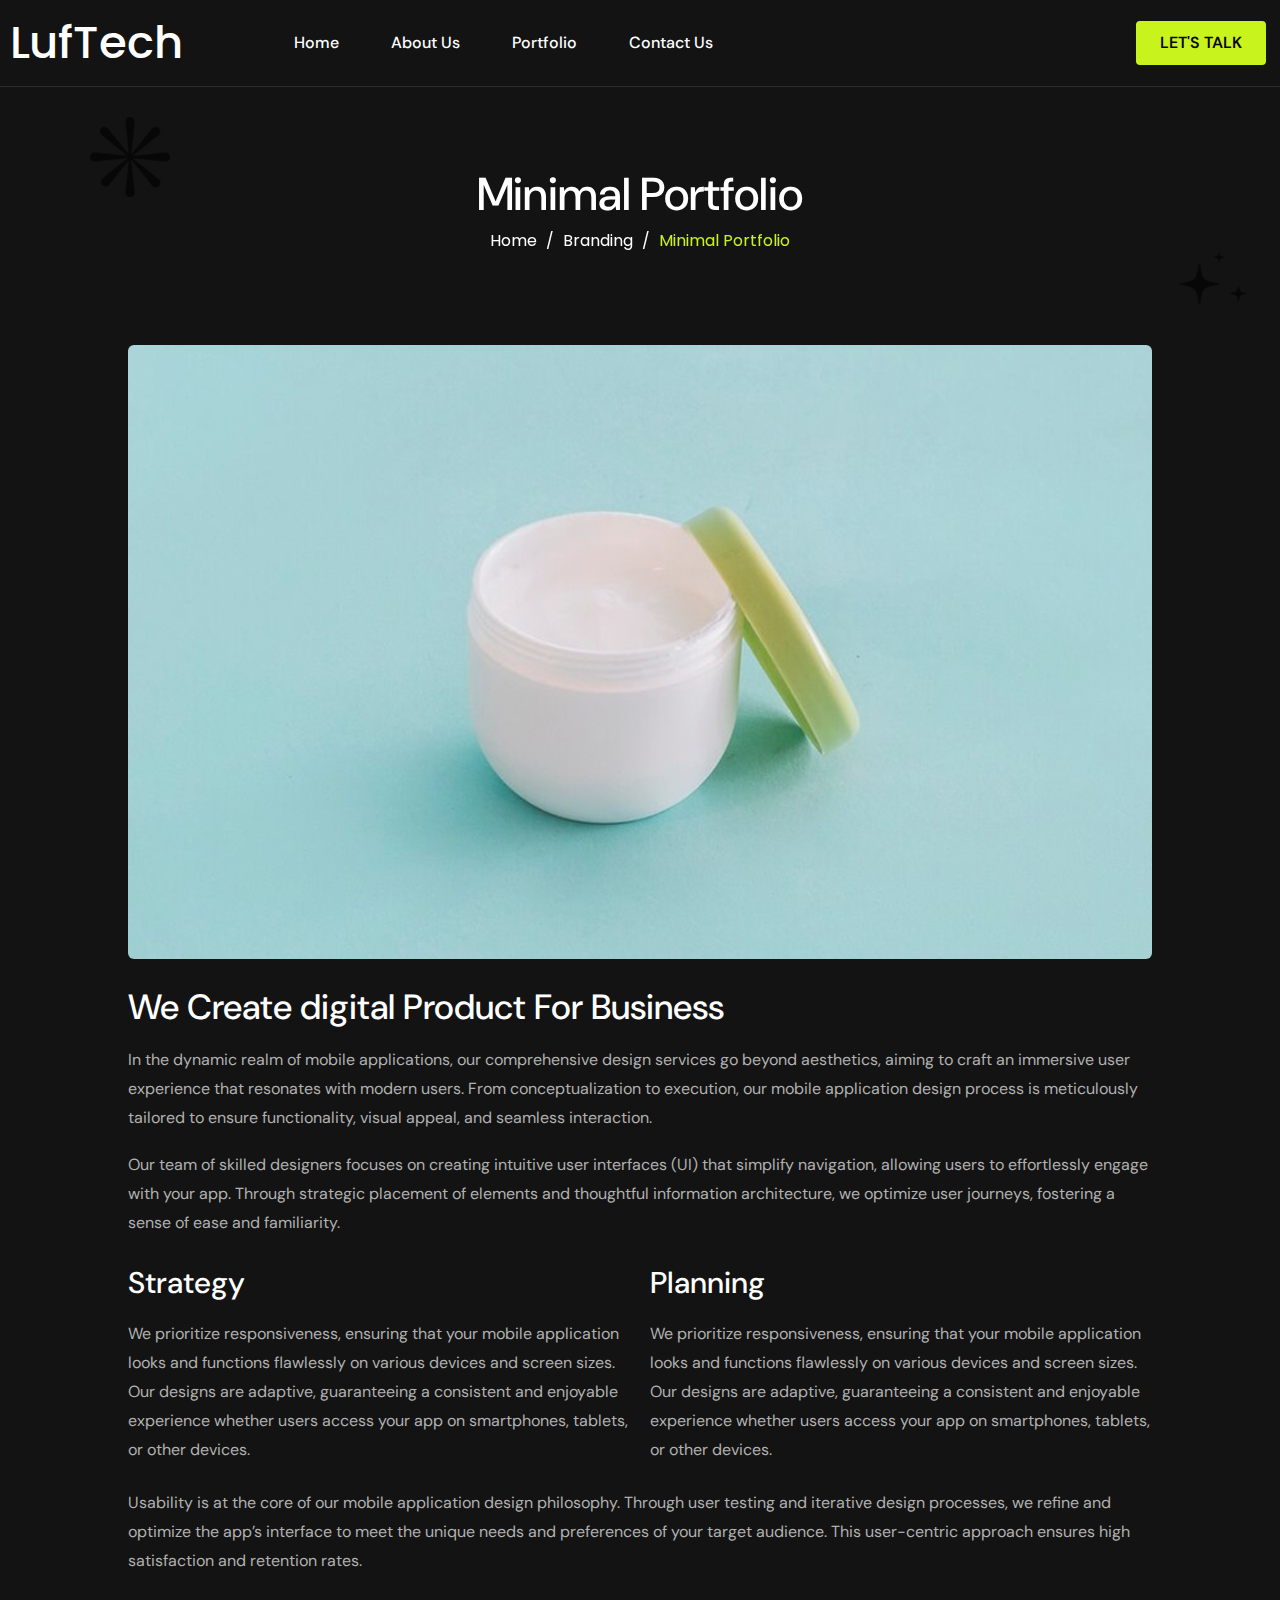
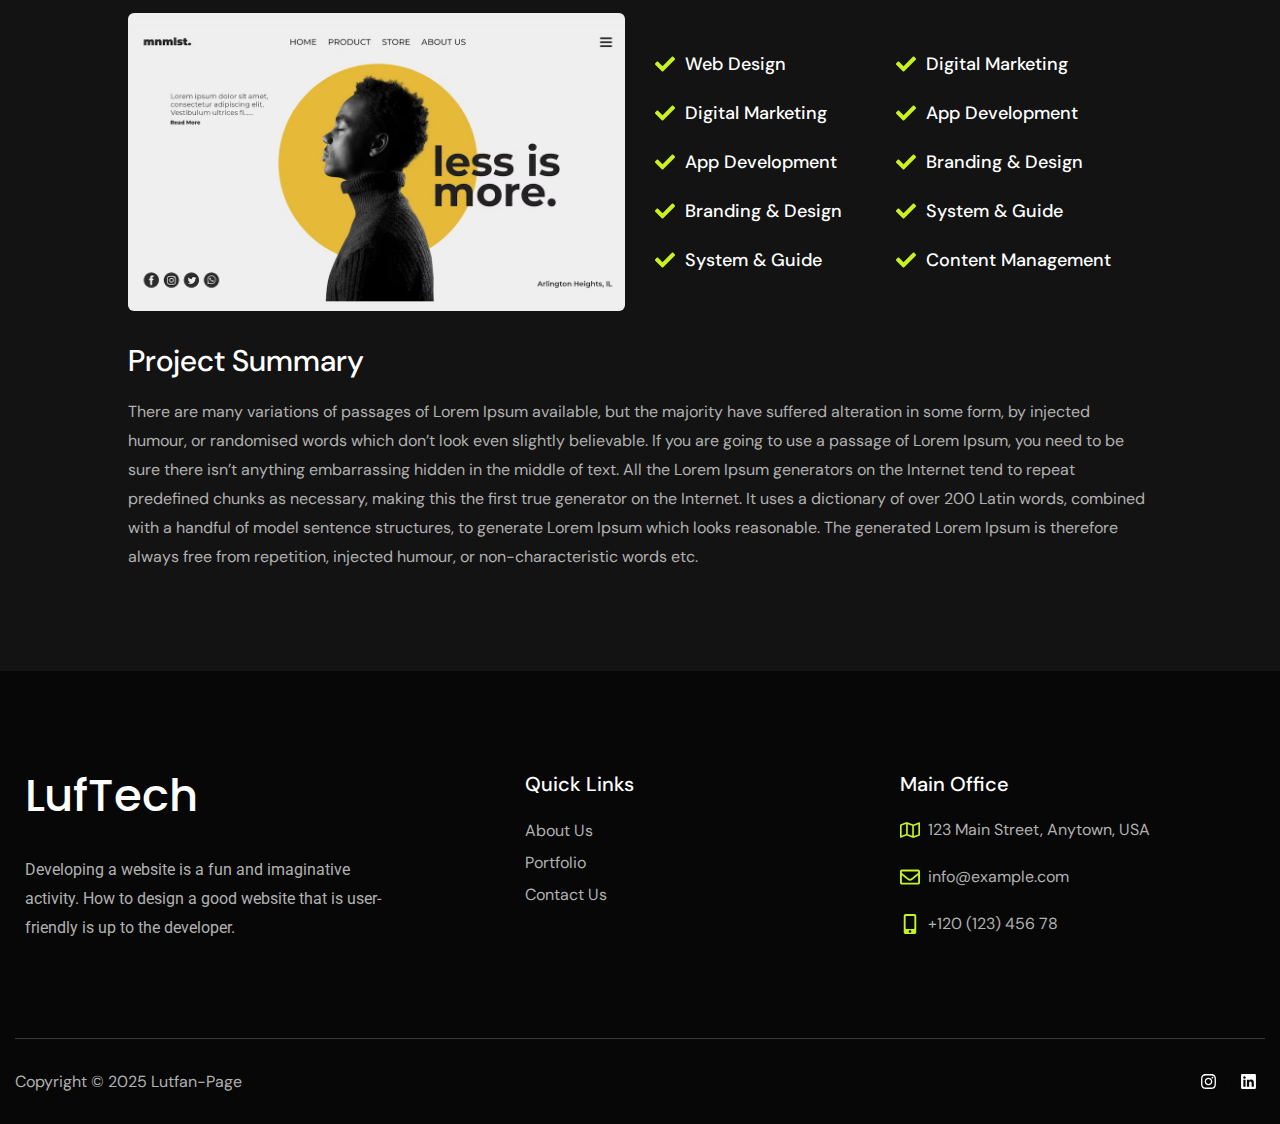
<file: minimal-portfolio/index.html>
<!DOCTYPE html>
<html lang="en-US">
<head>
	<meta charset="UTF-8">
		<title>Minimal Portfolio &#8211; Lutfan-Page</title>
<meta name="robots" content="max-image-preview:large">
<link rel="dns-prefetch" href="//fonts.googleapis.com">
<link rel="preconnect" href="https://fonts.gstatic.com/" crossorigin>
<link rel="alternate" type="application/rss+xml" title="Lutfan-Page &raquo; Feed" href="/feed/">
<link rel="alternate" type="application/rss+xml" title="Lutfan-Page &raquo; Comments Feed" href="/comments/feed/">
<link rel="alternate" type="application/rss+xml" title="Lutfan-Page &raquo; Minimal Portfolio Comments Feed" href="/minimal-portfolio/feed/">
<script>
window._wpemojiSettings = {"baseUrl":"https:\/\/s.w.org\/images\/core\/emoji\/15.0.3\/72x72\/","ext":".png","svgUrl":"https:\/\/s.w.org\/images\/core\/emoji\/15.0.3\/svg\/","svgExt":".svg","source":{"concatemoji":"\/wp-includes\/js\/wp-emoji-release.min.js?ver=6.7.2"}};
/*! This file is auto-generated */
!function(i,n){var o,s,e;function c(e){try{var t={supportTests:e,timestamp:(new Date).valueOf()};sessionStorage.setItem(o,JSON.stringify(t))}catch(e){}}function p(e,t,n){e.clearRect(0,0,e.canvas.width,e.canvas.height),e.fillText(t,0,0);var t=new Uint32Array(e.getImageData(0,0,e.canvas.width,e.canvas.height).data),r=(e.clearRect(0,0,e.canvas.width,e.canvas.height),e.fillText(n,0,0),new Uint32Array(e.getImageData(0,0,e.canvas.width,e.canvas.height).data));return t.every(function(e,t){return e===r[t]})}function u(e,t,n){switch(t){case"flag":return n(e,"🏳️‍⚧️","🏳️​⚧️")?!1:!n(e,"🇺🇳","🇺​🇳")&&!n(e,"🏴󠁧󠁢󠁥󠁮󠁧󠁿","🏴​󠁧​󠁢​󠁥​󠁮​󠁧​󠁿");case"emoji":return!n(e,"🐦‍⬛","🐦​⬛")}return!1}function f(e,t,n){var r="undefined"!=typeof WorkerGlobalScope&&self instanceof WorkerGlobalScope?new OffscreenCanvas(300,150):i.createElement("canvas"),a=r.getContext("2d",{willReadFrequently:!0}),o=(a.textBaseline="top",a.font="600 32px Arial",{});return e.forEach(function(e){o[e]=t(a,e,n)}),o}function t(e){var t=i.createElement("script");t.src=e,t.defer=!0,i.head.appendChild(t)}"undefined"!=typeof Promise&&(o="wpEmojiSettingsSupports",s=["flag","emoji"],n.supports={everything:!0,everythingExceptFlag:!0},e=new Promise(function(e){i.addEventListener("DOMContentLoaded",e,{once:!0})}),new Promise(function(t){var n=function(){try{var e=JSON.parse(sessionStorage.getItem(o));if("object"==typeof e&&"number"==typeof e.timestamp&&(new Date).valueOf()<e.timestamp+604800&&"object"==typeof e.supportTests)return e.supportTests}catch(e){}return null}();if(!n){if("undefined"!=typeof Worker&&"undefined"!=typeof OffscreenCanvas&&"undefined"!=typeof URL&&URL.createObjectURL&&"undefined"!=typeof Blob)try{var e="postMessage("+f.toString()+"("+[JSON.stringify(s),u.toString(),p.toString()].join(",")+"));",r=new Blob([e],{type:"text/javascript"}),a=new Worker(URL.createObjectURL(r),{name:"wpTestEmojiSupports"});return void(a.onmessage=function(e){c(n=e.data),a.terminate(),t(n)})}catch(e){}c(n=f(s,u,p))}t(n)}).then(function(e){for(var t in e)n.supports[t]=e[t],n.supports.everything=n.supports.everything&&n.supports[t],"flag"!==t&&(n.supports.everythingExceptFlag=n.supports.everythingExceptFlag&&n.supports[t]);n.supports.everythingExceptFlag=n.supports.everythingExceptFlag&&!n.supports.flag,n.DOMReady=!1,n.readyCallback=function(){n.DOMReady=!0}}).then(function(){return e}).then(function(){var e;n.supports.everything||(n.readyCallback(),(e=n.source||{}).concatemoji?t(e.concatemoji):e.wpemoji&&e.twemoji&&(t(e.twemoji),t(e.wpemoji)))}))}((window,document),window._wpemojiSettings);
</script>
<style id="wp-emoji-styles-inline-css">img.wp-smiley, img.emoji {
		display: inline !important;
		border: none !important;
		box-shadow: none !important;
		height: 1em !important;
		width: 1em !important;
		margin: 0 0.07em !important;
		vertical-align: -0.1em !important;
		background: none !important;
		padding: 0 !important;
	}</style>
<link rel="stylesheet" id="contact-form-7-css" href="/wp-content/plugins/contact-form-7/includes/css/styles.css?ver=6.0.5" media="all">
<link rel="stylesheet" id="elementor-frontend-css" href="/wp-content/plugins/elementor/assets/css/frontend.min.css?ver=3.28.3" media="all">
<link rel="stylesheet" id="elementor-post-10-css" href="/wp-content/uploads/elementor/css/post-10.css?ver=1744357369" media="all">
<link rel="stylesheet" id="widget-heading-css" href="/wp-content/plugins/elementor/assets/css/widget-heading.min.css?ver=3.28.3" media="all">
<link rel="stylesheet" id="widget-image-css" href="/wp-content/plugins/elementor/assets/css/widget-image.min.css?ver=3.28.3" media="all">
<link rel="stylesheet" id="widget-icon-list-css" href="/wp-content/plugins/elementor/assets/css/widget-icon-list.min.css?ver=3.28.3" media="all">
<link rel="stylesheet" id="elementor-post-545-css" href="/wp-content/uploads/elementor/css/post-545.css?ver=1744357967" media="all">
<link rel="stylesheet" id="elementor-post-1365-css" href="/wp-content/uploads/elementor/css/post-1365.css?ver=1744357370" media="all">
<link rel="stylesheet" id="spexo-elementor-addons-1365-css" href="/wp-content/uploads/spexo-addons/css/tmpcoder-1365.css?ver=1.0.20.1704192204" media="all">
<link rel="stylesheet" id="widget-icon-box-css" href="/wp-content/plugins/elementor/assets/css/widget-icon-box.min.css?ver=3.28.3" media="all">
<link rel="stylesheet" id="widget-social-icons-css" href="/wp-content/plugins/elementor/assets/css/widget-social-icons.min.css?ver=3.28.3" media="all">
<link rel="stylesheet" id="e-apple-webkit-css" href="/wp-content/plugins/elementor/assets/css/conditionals/apple-webkit.min.css?ver=3.28.3" media="all">
<link rel="stylesheet" id="elementor-post-869-css" href="/wp-content/uploads/elementor/css/post-869.css?ver=1744357370" media="all">
<link rel="stylesheet" id="spexo-elementor-addons-869-css" href="/wp-content/uploads/spexo-addons/css/tmpcoder-869.css?ver=1.0.20.1704192204" media="all">
<link rel="stylesheet" id="elementor-post-1123-css" href="/wp-content/uploads/elementor/css/post-1123.css?ver=1744357965" media="all">
<link rel="stylesheet" id="tmpcoder-theme-css" href="/wp-content/themes/spexo/assets/css/tmpcoder-theme.min.css?ver=2.0.2" media="">
<link rel="stylesheet" id="tmpcoder-style-css" href="/wp-content/themes/spexo/assets/css/style.min.css?ver=2.0.2" media="all">
<link rel="stylesheet" id="tmpcoder-wc-style-css" href="/wp-content/themes/spexo/assets/css/tmpcoder-wc-style.min.css?ver=2.0.2" media="">
<link rel="preload" as="style" href="https://fonts.googleapis.com/css?family=DM%20Sans:100,200,300,400,500,600,700,800,900,100italic,200italic,300italic,400italic,500italic,600italic,700italic,800italic,900italic&#038;display=swap&#038;ver=1744252875">
<link rel="stylesheet" href="https://fonts.googleapis.com/css?family=DM%20Sans:100,200,300,400,500,600,700,800,900,100italic,200italic,300italic,400italic,500italic,600italic,700italic,800italic,900italic&#038;display=swap&#038;ver=1744252875" media="print" onload="this.media='all'">
<noscript><link rel="stylesheet" href="https://fonts.googleapis.com/css?family=DM%20Sans:100,200,300,400,500,600,700,800,900,100italic,200italic,300italic,400italic,500italic,600italic,700italic,800italic,900italic&#038;display=swap&#038;ver=1744252875"></noscript>
<link rel="stylesheet" id="elementor-icons-css" href="/wp-content/plugins/elementor/assets/lib/eicons/css/elementor-icons.min.css?ver=5.36.0" media="all">
<link rel="stylesheet" id="tmpcoder-woo-grid-css-css" href="/wp-content/plugins/sastra-essential-addons-for-elementor/assets/grid-widgets/frontend.min.css?ver=1.0.20" media="all">
<link rel="stylesheet" id="tmpcoder-link-animations-css-css" href="/wp-content/plugins/sastra-essential-addons-for-elementor/assets/grid-widgets/lib/tmpcoder-link-animations.min.css?ver=1.0.20" media="all">
<link rel="stylesheet" id="font-awesome-5-all-css" href="/wp-content/plugins/elementor/assets/lib/font-awesome/css/all.min.css?ver=1.0.20" media="all">
<link rel="stylesheet" id="animations-css" href="/wp-content/plugins/elementor/assets/lib/animations/animations.min.css?ver=1.0.20" media="all">
<link rel="stylesheet" id="tmpcoder-frontend-style-css" href="/wp-content/plugins/sastra-essential-addons-for-elementor/assets/css/frontend.min.css?ver=1.0.20" media="">
<style id="tmpcoder-frontend-global-options-inline-css">h1,.entry-content h1,h1.elementor-heading-title {font-size: var(--heading1-font-size);font-family: var(--heading1-font-family);font-weight: var(--heading1-font-weight);color: var(--heading1-text-color);line-height: var(--heading1-line-height);text-transform: var(--heading1-text-transform); letter-spacing: var(--heading1-letter-spacing); }h2,.entry-content h2,h2.elementor-heading-title {font-size: var(--heading2-font-size); font-family: var(--heading2-font-family);font-weight: var(--heading2-font-weight);color: var(--heading2-text-color);line-height: var(--heading2-line-height);text-transform: var(--heading2-text-transform); letter-spacing: var(--heading2-letter-spacing); }h3,.entry-content h3,h3.elementor-heading-title {font-size: var(--heading3-font-size); font-family: var(--heading3-font-family);font-weight: var(--heading3-font-weight);color: var(--heading3-text-color);line-height: var(--heading3-line-height);text-transform: var(--heading3-text-transform); letter-spacing: var(--heading3-letter-spacing); }h4,.entry-content h4,h4.elementor-heading-title {font-size: var(--heading4-font-size); font-family: var(--heading4-font-family);font-weight: var(--heading4-font-weight);color: var(--heading4-text-color);line-height: var(--heading4-line-height);text-transform: var(--heading4-text-transform); letter-spacing: var(--heading4-letter-spacing); }h5,.entry-content h5,h5.elementor-heading-title {font-size: var(--heading5-font-size); font-family: var(--heading5-font-family);font-weight: var(--heading5-font-weight);color: var(--heading5-text-color);line-height: var(--heading5-line-height);text-transform: var(--heading5-text-transform); letter-spacing: var(--heading5-letter-spacing); }h6,.entry-content h6,h6.elementor-heading-title {font-size: var(--heading6-font-size); font-family: var(--heading6-font-family);font-weight: var(--heading6-font-weight);color: var(--heading6-text-color);line-height: var(--heading6-line-height);text-transform: var(--heading6-text-transform); letter-spacing: var(--heading6-letter-spacing); }.elementor-button-wrapper .elementor-button,.elementor-widget-tmpcoder-button .tmpcoder-button,.elementor-widget-tmpcoder-dual-button .tmpcoder-dual-button .tmpcoder-button-a,.elementor-widget-tmpcoder-dual-button .tmpcoder-dual-button .tmpcoder-button-b {color:var(--button-text-color); background-color:var(--theme-button-background);border-color:var(--button-border-color);border-style:var(--button-border-type);border-top-width: var(--button-border-top);border-right-width:var(--button-border-right);border-bottom-width:var(--button-border-bottom);border-left-width:var(--button-border-left);font-family:var(--button-font-family); font-weight:var(--button-font-weight); text-align:var(--button-text-align); text-transform:var(--button-text-transform); font-size:var(--button-font-size); line-height:var(--button-line-height); letter-spacing:var(--button-letter-spacing); border-radius:var(--button-border-radius); padding-top:var(--button-padding-top);padding-right:var(--button-padding-right);padding-left:var(--button-padding-left);padding-bottom:var(--button-padding-bottom);}.elementor-widget-tmpcoder-button .tmpcoder-button:after{padding-top:var(--button-padding-top);padding-right:var(--button-padding-right);padding-left:var(--button-padding-left);padding-bottom:var(--button-padding-bottom);}.elementor-widget-tmpcoder-button .tmpcoder-button .tmpcoder-button-icon{fill:var(--button-text-color);}.elementor .elementor-widget-tmpcoder-button .tmpcoder-button-text,.elementor-widget-tmpcoder-dual-button .tmpcoder-dual-button .tmpcoder-button-a .tmpcoder-button-text-a,.elementor-widget-tmpcoder-dual-button .tmpcoder-dual-button .tmpcoder-button-b .tmpcoder-button-text-b {font-size: unset;font-weight: unset;}.elementor-widget-tmpcoder-button .tmpcoder-button-none:hover,.elementor-widget-tmpcoder-button [class*="elementor-animation"]:hover,.elementor-widget-tmpcoder-button .tmpcoder-button::before,.elementor-widget-tmpcoder-button .tmpcoder-button::after,.elementor-widget-tmpcoder-dual-button .tmpcoder-dual-button .tmpcoder-button-none:hover,.elementor-widget-tmpcoder-dual-button .tmpcoder-dual-button [class*="elementor-animation"]:hover,.elementor-widget-tmpcoder-dual-button .tmpcoder-dual-button .tmpcoder-button-effect::before,.elementor-widget-tmpcoder-dual-button .tmpcoder-dual-button .tmpcoder-button-effect::after {background-color: unset;}.elementor-button-wrapper .elementor-button:hover,.elementor-widget-tmpcoder-button .tmpcoder-button:hover {background-color:var(--theme-button-background-hover);border-color:var(--button-border-hover-color);color: var(--button-text-hover-color);border-style:var(--button-border-hover-type);border-top-width: var(--button-border-hover-top);border-right-width:var(--button-border-hover-right);border-bottom-width:var(--button-border-hover-bottom);border-left-width:var(--button-border-hover-left);}.elementor-widget-tmpcoder-button .tmpcoder-button:hover:after{}.elementor-widget-tmpcoder-button .tmpcoder-button:hover .tmpcoder-button-icon{fill:var(--button-text-hover-color);}@media (max-width: 1025px) {body {font-size: var(--theme-font-size-tablet);line-height: var(--theme-line-height-tablet);letter-spacing: var(--theme-letter-spacing-tablet)}h1,.entry-content h1,h1.elementor-heading-title {font-size: var(--heading1-font-size-tablet);line-height: var(--heading1-line-height-tablet);letter-spacing: var(--heading1-letter-spacing-tablet); }h2,.entry-content h2,h2.elementor-heading-title {font-size: var(--heading2-font-size-tablet);line-height: var(--heading2-line-height-tablet);letter-spacing: var(--heading2-letter-spacing-tablet); }h3,.entry-content h3,h3.elementor-heading-title {font-size: var(--heading3-font-size-tablet);line-height: var(--heading3-line-height-tablet);letter-spacing: var(--heading3-letter-spacing-tablet); }h4,.entry-content h4,h4.elementor-heading-title {font-size: var(--heading4-font-size-tablet);line-height: var(--heading4-line-height-tablet);letter-spacing: var(--heading4-letter-spacing-tablet); }h5,.entry-content h5,h5.elementor-heading-title {font-size: var(--heading5-font-size-tablet);line-height: var(--heading5-line-height-tablet);letter-spacing: var(--heading5-letter-spacing-tablet); }h6,.entry-content h6,h6.elementor-heading-title {font-size: var(--heading6-font-size-tablet);line-height: var(--heading6-line-height-tablet);letter-spacing: var(--heading6-letter-spacing-tablet); }button,.elementor-button-wrapper .elementor-button,.elementor-widget-tmpcoder-button .tmpcoder-button,.elementor-widget-tmpcoder-dual-button .tmpcoder-dual-button .tmpcoder-button-a,.elementor-widget-tmpcoder-dual-button .tmpcoder-dual-button .tmpcoder-button-b { font-size:var(--button-font-size-tablet); line-height:var(--button-line-height-tablet); letter-spacing:var(--button-letter-spacing-tablet); padding-top:var(--button-tablet-padding-top);padding-right:var(--button-tablet-padding-right);padding-left:var(--button-tablet-padding-left);padding-bottom:var(--button-tablet-padding-bottom);}.tmpcoder-navigation-menu__align-tablet-center nav ul {display: grid;text-align: center;align-items: center;justify-content: center!important;}.tmpcoder-navigation-menu__align-tablet-right nav ul {display: grid;text-align: right;align-items: right;justify-content: right!important;}.tmpcoder-navigation-menu__align-tablet-left nav ul {display: grid;text-align: left;align-items: left;justify-content: left!important;}}@media (max-width: 768px) {body {font-size: var(--theme-font-size-mobile);line-height: var(--theme-line-height-mobile);letter-spacing: var(--theme-letter-spacing-mobile)}h1,.entry-content h1,h1.elementor-heading-title {font-size: var(--heading1-font-size-mobile);line-height: var(--heading1-line-height-mobile);letter-spacing: var(--heading1-letter-spacing-mobile); }h2,.entry-content h2,h2.elementor-heading-title {font-size: var(--heading2-font-size-mobile);line-height: var(--heading2-line-height-mobile);letter-spacing: var(--heading2-letter-spacing-mobile); }h3,.entry-content h3,h3.elementor-heading-title {font-size: var(--heading3-font-size-mobile);line-height: var(--heading3-line-height-mobile);letter-spacing: var(--heading3-letter-spacing-mobile); }h4,.entry-content h4,h4.elementor-heading-title {font-size: var(--heading4-font-size-mobile);line-height: var(--heading4-line-height-mobile);letter-spacing: var(--heading4-letter-spacing-mobile); }h5,.entry-content h5,h5.elementor-heading-title {font-size: var(--heading5-font-size-mobile);line-height: var(--heading5-line-height-mobile);letter-spacing: var(--heading5-letter-spacing-mobile); }h6,.entry-content h6,h6.elementor-heading-title {font-size: var(--heading6-font-size-mobile);line-height: var(--heading6-line-height-mobile);letter-spacing: var(--heading6-letter-spacing-mobile); }button,.elementor-button-wrapper .elementor-button,.elementor-widget-tmpcoder-button .tmpcoder-button,.elementor-widget-tmpcoder-dual-button .tmpcoder-dual-button .tmpcoder-button-a,.elementor-widget-tmpcoder-dual-button .tmpcoder-dual-button .tmpcoder-button-b { font-size:var(--button-font-size-mobile); line-height:var(--button-line-height-mobile); letter-spacing:var(--button-letter-spacing-mobile); padding-top:var(--button-mobile-padding-top);padding-right:var(--button-mobile-padding-right);padding-left:var(--button-mobile-padding-left);padding-bottom:var(--button-mobile-padding-bottom);}.tmpcoder-navigation-menu__align-mobile-center nav ul {display: grid;text-align: center;align-items: center;justify-content: center!important;}.tmpcoder-navigation-menu__align-mobile-right nav ul {display: grid;text-align: right;align-items: right;justify-content: right!important;}.tmpcoder-navigation-menu__align-mobile-left nav ul {display: grid;text-align: left;align-items: left;justify-content: left!important;}}.wp-block-button .wp-block-button__link,.elementor-button-wrapper .elementor-button,.elementor-button-wrapper .elementor-button:visited {color:var(--button-text-color);fill:var(--button-text-color);},.elementor-button:hover{color:var(--button-text-hover-color);fill:var(--button-text-hover-color);}</style>
<style id="tmpcoder-theme-variable-inline-css">:root, .editor-styles-wrapper {
--tmpcoder-container-width: 1200px;
--tmpcoder-tablet-container-width: 1024px;
--tmpcoder-mobile-container-width: 767px;
--theme-primary-color:#131313;
--theme-secondary-color:#070707;
--theme-accent-color:#FFFFFF;
--theme-background-color:#131313;
--theme-button-background:#C9F31D;
--theme-button-background-hover:#070707;
--theme-link-color:#B1B1B1;
--theme-link-hover-color:#C9F31D;
--theme-global-border-color:#393939;
--theme-global-color-1:#FFFFFF;
--theme-global-color-2:#FFFFFF;
--theme-global-color-3:#FFFFFF;
--theme-global-color-4:#ffffff;
--theme-font-family:DM Sans;
--theme-font-weight:400;
--theme-font-size:16px;
--theme-line-height:29px;
--theme-letter-spacing:0px;
--theme-font-size-tablet:16px;
--theme-line-height-tablet:29px;
--theme-letter-spacing-tablet:0px;
--theme-font-size-mobile:14px;
--theme-line-height-mobile:24px;
--theme-letter-spacing-mobile:0px;
--theme-text-color:#b1b1b1;
--heading1-font-family:DM Sans;
--heading1-font-weight:500;
--heading1-font-style: normal;
--heading1-text-align: initial;
--heading1-text-transform: initial;
--heading1-font-size:60px;
--heading1-line-height:54px;
--heading1-letter-spacing:0px;
--heading1-text-color:#ffffff;
--heading2-font-family:DM Sans;
--heading2-font-weight:500;
--heading2-font-style: normal;
--heading2-text-align: initial;
--heading2-text-transform: initial;
--heading2-font-size:45px;
--heading2-line-height:50px;
--heading2-letter-spacing:0px;
--heading2-text-color:#ffffff;
--heading3-font-family:DM Sans;
--heading3-font-weight:500;
--heading3-font-style: normal;
--heading3-text-align: initial;
--heading3-text-transform: initial;
--heading3-font-size:40px;
--heading3-line-height:46px;
--heading3-letter-spacing:0px;
--heading3-text-color:#ffffff;
--heading4-font-family:DM Sans;
--heading4-font-weight:500;
--heading4-font-style: normal;
--heading4-text-align: initial;
--heading4-text-transform: initial;
--heading4-font-size:35px;
--heading4-line-height:40px;
--heading4-letter-spacing:0px;
--heading4-text-color:#ffffff;
--heading5-font-family:DM Sans;
--heading5-font-weight:500;
--heading5-font-style: normal;
--heading5-text-align: initial;
--heading5-text-transform: initial;
--heading5-font-size:30px;
--heading5-line-height:36px;
--heading5-letter-spacing:0px;
--heading5-text-color:#ffffff;
--heading6-font-family:DM Sans;
--heading6-font-weight:500;
--heading6-font-style: normal;
--heading6-text-align: initial;
--heading6-text-transform: initial;
--heading6-font-size:20px;
--heading6-line-height:26px;
--heading6-letter-spacing:0px;
--heading6-text-color:#ffffff;
--heading1-font-size-tablet:46px;
--heading1-line-height-tablet:50px;
--heading1-letter-spacing-tablet:0px;
--heading2-font-size-tablet:38px;
--heading2-line-height-tablet:45px;
--heading2-letter-spacing-tablet:0px;
--heading3-font-size-tablet:36px;
--heading3-line-height-tablet:41px;
--heading3-letter-spacing-tablet:0px;
--heading4-font-size-tablet:32px;
--heading4-line-height-tablet:36px;
--heading4-letter-spacing-tablet:0px;
--heading5-font-size-tablet:26px;
--heading5-line-height-tablet:30px;
--heading5-letter-spacing-tablet:0px;
--heading6-font-size-tablet:20px;
--heading6-line-height-tablet:26px;
--heading6-letter-spacing-tablet:0px;
--heading1-font-size-mobile:38px;
--heading1-line-height-mobile:44px;
--heading1-letter-spacing-mobile:0px;
--heading2-font-size-mobile:30px;
--heading2-line-height-mobile:40px;
--heading2-letter-spacing-mobile:0px;
--heading3-font-size-mobile:26px;
--heading3-line-height-mobile:29px;
--heading3-letter-spacing-mobile:0px;
--heading4-font-size-mobile:24px;
--heading4-line-height-mobile:27px;
--heading4-letter-spacing-mobile:0px;
--heading5-font-size-mobile:22px;
--heading5-line-height-mobile:27px;
--heading5-letter-spacing-mobile:0px;
--heading6-font-size-mobile:18px;
--heading6-line-height-mobile:22px;
--heading6-letter-spacing-mobile:0px;
--button-font-family:DM Sans;
--button-font-weight:600;
--button-text-align: initial;
--button-text-transform:uppercase;
--button-font-size:16px;
--button-line-height:20px;
--button-letter-spacing:0px;
--button-text-color:#070707;
--button-text-hover-color:#C9F31D;
--button-border-radius:4px;
--button-padding-top:11px;
--button-padding-right:25px;
--button-padding-bottom:11px;
--button-padding-left:25px;
--button-border-color:#c9f31d;
--button-border-hover-color:#c9f31d;
--button-border-type:solid;
--button-border-top:2px;
--button-border-right:2px;
--button-border-bottom:2px;
--button-border-left:2px;
--button-border-hover-type:solid;
--button-border-hover-top:2px;
--button-border-hover-right:2px;
--button-border-hover-bottom:2px;
--button-border-hover-left:2px;
--button-font-size-tablet:16px;
--button-line-height-tablet:20px;
--button-letter-spacing-tablet:0px;
--button-tablet-padding-top:11px;
--button-tablet-padding-right:25px;
--button-tablet-padding-bottom:11px;
--button-tablet-padding-left:25px;
--button-font-size-mobile:16px;
--button-line-height-mobile:20px;
--button-letter-spacing-mobile:0px;
--button-mobile-padding-top:11px;
--button-mobile-padding-right:25px;
--button-mobile-padding-bottom:11px;
--button-mobile-padding-left:25px;
}</style>
<style id="tmpcoder-elementor-globle-variables-inline-css">:root{--e-global-color-tmpcoderprimarycolor:#131313;--e-global-color-tmpcodersecondarycolor:#070707;--e-global-color-tmpcoderaccentcolor:#FFFFFF;--e-global-color-tmpcoderbodybackgroundcolor:#FFFFFF;--e-global-color-tmpcoderthemecolor1:#FFFFFF;--e-global-color-tmpcoderthemecolor2:#FFFFFF;--e-global-color-tmpcoderthemecolor4:#131313;--e-global-color-tmpcoderlinkcolor:#B1B1B1;--e-global-color-tmpcoderlinkhovercolor:#C9F31D;--e-global-color-tmpcoderglobalbordercolor:#393939;--e-global-color-tmpcodersitefontscolor:#b1b1b1;--e-global-color-tmpcoderbuttonfontscolor:#070707;--e-global-color-tmpcoderbuttonfontshovercolor:#C9F31D;--e-global-color-tmpcoderbuttonbackgroundcolor:#C9F31D;--e-global-color-tmpcoderbuttonbackgroundhovercolor:#070707;--e-global-color-tmpcoderbuttonbordercolor:#c9f31d;--e-global-color-tmpcoderbuttonborderhovercolor:#c9f31d;}</style>
<link rel="stylesheet" id="elementor-gf-local-roboto-css" href="/wp-content/uploads/elementor/google-fonts/css/roboto.css?ver=1744251928" media="all">
<link rel="stylesheet" id="elementor-gf-local-robotoslab-css" href="/wp-content/uploads/elementor/google-fonts/css/robotoslab.css?ver=1744251940" media="all">
<link rel="stylesheet" id="elementor-gf-local-poppins-css" href="/wp-content/uploads/elementor/google-fonts/css/poppins.css?ver=1744254148" media="all">
<script src="/wp-includes/js/jquery/jquery.min.js?ver=3.7.1" id="jquery-core-js"></script>
<script src="/wp-includes/js/jquery/jquery-migrate.min.js?ver=3.4.1" id="jquery-migrate-js"></script>
<script src="/wp-content/plugins/sastra-essential-addons-for-elementor/assets/js/utils.min.js?ver=1.0.20" id="tmpcoder-redirect-url-utils-script-js"></script>
<link rel="https://api.w.org/" href="/wp-json/">
<link rel="alternate" title="JSON" type="application/json" href="/wp-json/wp/v2/posts/545">
<link rel="EditURI" type="application/rsd+xml" title="RSD" href="/xmlrpc.php?rsd">
<meta name="generator" content="WordPress 6.7.2">
<link rel="canonical" href="/minimal-portfolio/">
<link rel="shortlink" href="/?p=545">
<link rel="alternate" title="oEmbed (JSON)" type="application/json+oembed" href="/wp-json/oembed/1.0/embed?url=https%3A%2F%2F%2Fminimal-portfolio%2F">
<link rel="alternate" title="oEmbed (XML)" type="text/xml+oembed" href="/wp-json/oembed/1.0/embed?url=https%3A%2F%2F%2Fminimal-portfolio%2F#038;format=xml">
<meta name="generator" content="Redux 4.5.7">
<link rel="pingback" href="/xmlrpc.php">
<meta name="generator" content="Elementor 3.28.3; features: e_font_icon_svg, additional_custom_breakpoints, e_local_google_fonts, e_element_cache; settings: css_print_method-external, google_font-enabled, font_display-swap">
			<style>.e-con.e-parent:nth-of-type(n+4):not(.e-lazyloaded):not(.e-no-lazyload),
				.e-con.e-parent:nth-of-type(n+4):not(.e-lazyloaded):not(.e-no-lazyload) * {
					background-image: none !important;
				}
				@media screen and (max-height: 1024px) {
					.e-con.e-parent:nth-of-type(n+3):not(.e-lazyloaded):not(.e-no-lazyload),
					.e-con.e-parent:nth-of-type(n+3):not(.e-lazyloaded):not(.e-no-lazyload) * {
						background-image: none !important;
					}
				}
				@media screen and (max-height: 640px) {
					.e-con.e-parent:nth-of-type(n+2):not(.e-lazyloaded):not(.e-no-lazyload),
					.e-con.e-parent:nth-of-type(n+2):not(.e-lazyloaded):not(.e-no-lazyload) * {
						background-image: none !important;
					}
				}</style>
			<link rel="icon" href="/wp-content/uploads/2024/01/favicon.png" sizes="32x32">
<link rel="icon" href="/wp-content/uploads/2024/01/favicon.png" sizes="192x192">
<link rel="apple-touch-icon" href="/wp-content/uploads/2024/01/favicon.png">
<meta name="msapplication-TileImage" content="/wp-content/uploads/2024/01/favicon.png">
	<meta name="viewport" content="width=device-width, initial-scale=1.0, viewport-fit=cover">
</head>

<body class="post-template post-template-elementor_header_footer single single-post postid-545 single-format-standard wp-embed-responsive demo-03 no-sidebar elementor-default elementor-template-canvas elementor-kit-10 elementor-page elementor-page-545">
	 <div class="tmpcoder-video-popup"></div>  <div class="tmpcoder-video-popup"></div> 		<div data-elementor-type="wp-post" data-elementor-id="1365" class="elementor elementor-1365">
						<section data-tmpcoder-sticky-section="yes" data-tmpcoder-position-type="sticky" data-tmpcoder-position-offset="0" data-tmpcoder-position-location="top" data-tmpcoder-sticky-devices="mobile_sticky tablet_sticky desktop_sticky" data-tmpcoder-custom-breakpoints="" data-tmpcoder-active-breakpoints="mobile_sticky tablet_sticky desktop_sticky" data-tmpcoder-z-index="" data-tmpcoder-sticky-hide="" data-tmpcoder-replace-header="" data-tmpcoder-animation-duration="" data-tmpcoder-sticky-type="fixed" class="elementor-section elementor-top-section elementor-element elementor-element-2b3e6e4 elementor-section-content-middle tmpcoder-sticky-section-yes elementor-section-boxed elementor-section-height-default elementor-section-height-default tmpcoder-jarallax-no tmpcoder-parallax-no tmpcoder-particle-no" data-id="2b3e6e4" data-element_type="section" data-settings="{&quot;background_background&quot;:&quot;classic&quot;,&quot;position_offset&quot;:0,&quot;position_offset_tablet&quot;:0,&quot;position_offset_mobile&quot;:0}">
						<div class="elementor-container elementor-column-gap-default">
					<div class="elementor-column elementor-col-33 elementor-top-column elementor-element elementor-element-a116ba3" data-id="a116ba3" data-element_type="column">
			<div class="elementor-widget-wrap elementor-element-populated">
						<div class="elementor-element elementor-element-421fb97 elementor-widget elementor-widget-heading" data-id="421fb97" data-element_type="widget" data-widget_type="heading.default">
				<div class="elementor-widget-container">
					<h2 class="elementor-heading-title elementor-size-default"><a href="/">LufTech</a></h2>				</div>
				</div>
					</div>
		</div>
				<div class="elementor-column elementor-col-33 elementor-top-column elementor-element elementor-element-9ef249e" data-id="9ef249e" data-element_type="column">
			<div class="elementor-widget-wrap elementor-element-populated">
						<div class="elementor-element elementor-element-abff71f tmpcoder-main-nav-menu-align-center tmpcoder-main-nav-menu-align--tabletright elementor-widget__width-initial tmpcoder-main-nav-menu-align--mobileleft tmpcoder-pointer-underline tmpcoder-pointer-line-fx tmpcoder-pointer-fx-fade tmpcoder-sub-icon-caret-down tmpcoder-sub-menu-fx-fade tmpcoder-nav-menu-bp-mobile tmpcoder-mobile-menu-full-width tmpcoder-mobile-menu-item-align-center tmpcoder-mobile-toggle-v1 tmpcoder-sub-divider-yes tmpcoder-mobile-divider-yes elementor-widget elementor-widget-tmpcoder-nav-menu" data-id="abff71f" data-element_type="widget" data-settings="{&quot;menu_layout&quot;:&quot;horizontal&quot;}" data-widget_type="tmpcoder-nav-menu.default">
				<div class="elementor-widget-container">
					<nav class="tmpcoder-nav-menu-container tmpcoder-nav-menu-horizontal" data-trigger="hover"><ul id="menu-1-abff71f" class="tmpcoder-nav-menu">
<li class="menu-item menu-item-type-post_type menu-item-object-page menu-item-home menu-item-41"><a href="/" class="tmpcoder-menu-item tmpcoder-pointer-item">Home</a></li>
<li class="menu-item menu-item-type-post_type menu-item-object-page menu-item-40"><a href="/about-us/" class="tmpcoder-menu-item tmpcoder-pointer-item">About Us</a></li>
<li class="menu-item menu-item-type-post_type menu-item-object-page menu-item-38"><a href="/portfolio/" class="tmpcoder-menu-item tmpcoder-pointer-item">Portfolio</a></li>
<li class="menu-item menu-item-type-post_type menu-item-object-page menu-item-527"><a href="/contact-us/" class="tmpcoder-menu-item tmpcoder-pointer-item">Contact Us</a></li>
</ul></nav><nav class="tmpcoder-mobile-nav-menu-container"><div class="tmpcoder-mobile-toggle-wrap"><div class="tmpcoder-mobile-toggle">
<span class="tmpcoder-mobile-toggle-line"></span><span class="tmpcoder-mobile-toggle-line"></span><span class="tmpcoder-mobile-toggle-line"></span>
</div></div>
<ul id="mobile-menu-2-abff71f" class="tmpcoder-mobile-nav-menu">
<li class="menu-item menu-item-type-post_type menu-item-object-page menu-item-home menu-item-41"><a href="/" class="tmpcoder-mobile-menu-item">Home</a></li>
<li class="menu-item menu-item-type-post_type menu-item-object-page menu-item-40"><a href="/about-us/" class="tmpcoder-mobile-menu-item">About Us</a></li>
<li class="menu-item menu-item-type-post_type menu-item-object-page menu-item-38"><a href="/portfolio/" class="tmpcoder-mobile-menu-item">Portfolio</a></li>
<li class="menu-item menu-item-type-post_type menu-item-object-page menu-item-527"><a href="/contact-us/" class="tmpcoder-mobile-menu-item">Contact Us</a></li>
</ul></nav>				</div>
				</div>
					</div>
		</div>
				<div class="elementor-column elementor-col-33 elementor-top-column elementor-element elementor-element-52c036c" data-id="52c036c" data-element_type="column">
			<div class="elementor-widget-wrap elementor-element-populated">
						<div class="elementor-element elementor-element-29fd0dd tmpcoder-offcanvas-align-right elementor-hidden-tablet elementor-hidden-mobile tmpcoder-offcanvas-entrance-animation-fade elementor-widget elementor-widget-tmpcoder-offcanvas" data-id="29fd0dd" data-element_type="widget" data-widget_type="tmpcoder-offcanvas.default">
				<div class="elementor-widget-container">
					
		<div class="tmpcoder-offcanvas-container" data-offcanvas-open="no">			<button class="tmpcoder-offcanvas-trigger">
													<span>Let&#039;s Talk</span>
							</button>

			<div class="tmpcoder-offcanvas-wrap tmpcoder-offcanvas-wrap-right">
				<div class="tmpcoder-offcanvas-content tmpcoder-offcanvas-content-right">
					<div class="tmpcoder-offcanvas-header">
						<span class="tmpcoder-close-offcanvas">
							<i class="fa fa-times" aria-hidden="true"></i>
						</span>
											</div>
							<div data-elementor-type="page" data-elementor-id="102" class="elementor elementor-102">
						<section class="elementor-section elementor-top-section elementor-element elementor-element-4e41236 elementor-section-content-middle elementor-section-boxed elementor-section-height-default elementor-section-height-default tmpcoder-jarallax-no tmpcoder-parallax-no tmpcoder-particle-no" data-id="4e41236" data-element_type="section" data-settings="{&quot;background_background&quot;:&quot;classic&quot;}">
						<div class="elementor-container elementor-column-gap-default">
					<div class="elementor-column elementor-col-100 elementor-top-column elementor-element elementor-element-83e7caa" data-id="83e7caa" data-element_type="column" data-settings="{&quot;background_background&quot;:&quot;classic&quot;}">
			<div class="elementor-widget-wrap elementor-element-populated">
						<div class="elementor-element elementor-element-274117b elementor-widget elementor-widget-image" data-id="274117b" data-element_type="widget" data-widget_type="image.default">
				<div class="elementor-widget-container">
															<img width="167" height="32" src="/wp-content/uploads/2024/01/logo.png" class="attachment-full size-full wp-image-8" alt="">															</div>
				</div>
				<div class="elementor-element elementor-element-7a740dd elementor-widget elementor-widget-heading" data-id="7a740dd" data-element_type="widget" data-widget_type="heading.default">
				<div class="elementor-widget-container">
					<h3 class="elementor-heading-title elementor-size-default">Unique Digital Ideas for Business
</h3>				</div>
				</div>
				<div class="elementor-element elementor-element-b52feca elementor-widget elementor-widget-text-editor" data-id="b52feca" data-element_type="widget" data-widget_type="text-editor.default">
				<div class="elementor-widget-container">
									Develop a blockchain-based loyalty program that offers secure and transparent rewards, fostering customer trust and creating a competitive edge in the market.								</div>
				</div>
				<div class="elementor-element elementor-element-b3130e8 elementor-widget elementor-widget-heading" data-id="b3130e8" data-element_type="widget" data-widget_type="heading.default">
				<div class="elementor-widget-container">
					<h3 class="elementor-heading-title elementor-size-default">Main Office</h3>				</div>
				</div>
				<div class="elementor-element elementor-element-82be69a elementor-position-left elementor-vertical-align-middle elementor-view-default elementor-mobile-position-top elementor-widget elementor-widget-icon-box" data-id="82be69a" data-element_type="widget" data-widget_type="icon-box.default">
				<div class="elementor-widget-container">
							<div class="elementor-icon-box-wrapper">

						<div class="elementor-icon-box-icon">
				<span class="elementor-icon">
				<svg aria-hidden="true" class="e-font-icon-svg e-far-map" viewbox="0 0 576 512" xmlns="http://www.w3.org/2000/svg"><path d="M560.02 32c-1.96 0-3.98.37-5.96 1.16L384.01 96H384L212 35.28A64.252 64.252 0 0 0 191.76 32c-6.69 0-13.37 1.05-19.81 3.14L20.12 87.95A32.006 32.006 0 0 0 0 117.66v346.32C0 473.17 7.53 480 15.99 480c1.96 0 3.97-.37 5.96-1.16L192 416l172 60.71a63.98 63.98 0 0 0 40.05.15l151.83-52.81A31.996 31.996 0 0 0 576 394.34V48.02c0-9.19-7.53-16.02-15.98-16.02zM224 90.42l128 45.19v285.97l-128-45.19V90.42zM48 418.05V129.07l128-44.53v286.2l-.64.23L48 418.05zm480-35.13l-128 44.53V141.26l.64-.24L528 93.95v288.97z"></path></svg>				</span>
			</div>
			
						<div class="elementor-icon-box-content">

									<span class="elementor-icon-box-title">
						<span>
							123 Main Street, Anytown, USA 						</span>
					</span>
				
				
			</div>
			
		</div>
						</div>
				</div>
				<div class="elementor-element elementor-element-b36d189 elementor-position-left elementor-vertical-align-middle elementor-view-default elementor-mobile-position-top elementor-widget elementor-widget-icon-box" data-id="b36d189" data-element_type="widget" data-widget_type="icon-box.default">
				<div class="elementor-widget-container">
							<div class="elementor-icon-box-wrapper">

						<div class="elementor-icon-box-icon">
				<a href="mailto:info@example.com" class="elementor-icon" aria-label="info@example.com">
				<svg aria-hidden="true" class="e-font-icon-svg e-far-envelope" viewbox="0 0 512 512" xmlns="http://www.w3.org/2000/svg"><path d="M464 64H48C21.49 64 0 85.49 0 112v288c0 26.51 21.49 48 48 48h416c26.51 0 48-21.49 48-48V112c0-26.51-21.49-48-48-48zm0 48v40.805c-22.422 18.259-58.168 46.651-134.587 106.49-16.841 13.247-50.201 45.072-73.413 44.701-23.208.375-56.579-31.459-73.413-44.701C106.18 199.465 70.425 171.067 48 152.805V112h416zM48 400V214.398c22.914 18.251 55.409 43.862 104.938 82.646 21.857 17.205 60.134 55.186 103.062 54.955 42.717.231 80.509-37.199 103.053-54.947 49.528-38.783 82.032-64.401 104.947-82.653V400H48z"></path></svg>				</a>
			</div>
			
						<div class="elementor-icon-box-content">

									<span class="elementor-icon-box-title">
						<a href="mailto:info@example.com">
							info@example.com						</a>
					</span>
				
				
			</div>
			
		</div>
						</div>
				</div>
				<div class="elementor-element elementor-element-51a4c5b elementor-position-left elementor-vertical-align-middle elementor-view-default elementor-mobile-position-top elementor-widget elementor-widget-icon-box" data-id="51a4c5b" data-element_type="widget" data-widget_type="icon-box.default">
				<div class="elementor-widget-container">
							<div class="elementor-icon-box-wrapper">

						<div class="elementor-icon-box-icon">
				<a href="tel:+12012345678" class="elementor-icon" aria-label="+120 (123) 456 78">
				<svg aria-hidden="true" class="e-font-icon-svg e-fas-mobile-alt" viewbox="0 0 320 512" xmlns="http://www.w3.org/2000/svg"><path d="M272 0H48C21.5 0 0 21.5 0 48v416c0 26.5 21.5 48 48 48h224c26.5 0 48-21.5 48-48V48c0-26.5-21.5-48-48-48zM160 480c-17.7 0-32-14.3-32-32s14.3-32 32-32 32 14.3 32 32-14.3 32-32 32zm112-108c0 6.6-5.4 12-12 12H60c-6.6 0-12-5.4-12-12V60c0-6.6 5.4-12 12-12h200c6.6 0 12 5.4 12 12v312z"></path></svg>				</a>
			</div>
			
						<div class="elementor-icon-box-content">

									<span class="elementor-icon-box-title">
						<a href="tel:+12012345678">
							+120 (123) 456 78						</a>
					</span>
				
				
			</div>
			
		</div>
						</div>
				</div>
				<div class="elementor-element elementor-element-960e520 elementor-widget elementor-widget-heading" data-id="960e520" data-element_type="widget" data-widget_type="heading.default">
				<div class="elementor-widget-container">
					<h3 class="elementor-heading-title elementor-size-default">Follow Us</h3>				</div>
				</div>
				<div class="elementor-element elementor-element-50b18b7 elementor-shape-circle e-grid-align-left elementor-grid-0 elementor-widget elementor-widget-social-icons" data-id="50b18b7" data-element_type="widget" data-widget_type="social-icons.default">
				<div class="elementor-widget-container">
							<div class="elementor-social-icons-wrapper elementor-grid">
							<span class="elementor-grid-item">
					<a class="elementor-icon elementor-social-icon elementor-social-icon-facebook elementor-repeater-item-1cfdef5" target="_blank">
						<span class="elementor-screen-only">Facebook</span>
						<svg class="e-font-icon-svg e-fab-facebook" viewbox="0 0 512 512" xmlns="http://www.w3.org/2000/svg"><path d="M504 256C504 119 393 8 256 8S8 119 8 256c0 123.78 90.69 226.38 209.25 245V327.69h-63V256h63v-54.64c0-62.15 37-96.48 93.67-96.48 27.14 0 55.52 4.84 55.52 4.84v61h-31.28c-30.8 0-40.41 19.12-40.41 38.73V256h68.78l-11 71.69h-57.78V501C413.31 482.38 504 379.78 504 256z"></path></svg>					</a>
				</span>
							<span class="elementor-grid-item">
					<a class="elementor-icon elementor-social-icon elementor-social-icon-twitter elementor-repeater-item-c020a71" target="_blank">
						<span class="elementor-screen-only">Twitter</span>
						<svg class="e-font-icon-svg e-fab-twitter" viewbox="0 0 512 512" xmlns="http://www.w3.org/2000/svg"><path d="M459.37 151.716c.325 4.548.325 9.097.325 13.645 0 138.72-105.583 298.558-298.558 298.558-59.452 0-114.68-17.219-161.137-47.106 8.447.974 16.568 1.299 25.34 1.299 49.055 0 94.213-16.568 130.274-44.832-46.132-.975-84.792-31.188-98.112-72.772 6.498.974 12.995 1.624 19.818 1.624 9.421 0 18.843-1.3 27.614-3.573-48.081-9.747-84.143-51.98-84.143-102.985v-1.299c13.969 7.797 30.214 12.67 47.431 13.319-28.264-18.843-46.781-51.005-46.781-87.391 0-19.492 5.197-37.36 14.294-52.954 51.655 63.675 129.3 105.258 216.365 109.807-1.624-7.797-2.599-15.918-2.599-24.04 0-57.828 46.782-104.934 104.934-104.934 30.213 0 57.502 12.67 76.67 33.137 23.715-4.548 46.456-13.32 66.599-25.34-7.798 24.366-24.366 44.833-46.132 57.827 21.117-2.273 41.584-8.122 60.426-16.243-14.292 20.791-32.161 39.308-52.628 54.253z"></path></svg>					</a>
				</span>
							<span class="elementor-grid-item">
					<a class="elementor-icon elementor-social-icon elementor-social-icon-youtube elementor-repeater-item-ebe3fc6" target="_blank">
						<span class="elementor-screen-only">Youtube</span>
						<svg class="e-font-icon-svg e-fab-youtube" viewbox="0 0 576 512" xmlns="http://www.w3.org/2000/svg"><path d="M549.655 124.083c-6.281-23.65-24.787-42.276-48.284-48.597C458.781 64 288 64 288 64S117.22 64 74.629 75.486c-23.497 6.322-42.003 24.947-48.284 48.597-11.412 42.867-11.412 132.305-11.412 132.305s0 89.438 11.412 132.305c6.281 23.65 24.787 41.5 48.284 47.821C117.22 448 288 448 288 448s170.78 0 213.371-11.486c23.497-6.321 42.003-24.171 48.284-47.821 11.412-42.867 11.412-132.305 11.412-132.305s0-89.438-11.412-132.305zm-317.51 213.508V175.185l142.739 81.205-142.739 81.201z"></path></svg>					</a>
				</span>
							<span class="elementor-grid-item">
					<a class="elementor-icon elementor-social-icon elementor-social-icon-instagram elementor-repeater-item-b417253" target="_blank">
						<span class="elementor-screen-only">Instagram</span>
						<svg class="e-font-icon-svg e-fab-instagram" viewbox="0 0 448 512" xmlns="http://www.w3.org/2000/svg"><path d="M224.1 141c-63.6 0-114.9 51.3-114.9 114.9s51.3 114.9 114.9 114.9S339 319.5 339 255.9 287.7 141 224.1 141zm0 189.6c-41.1 0-74.7-33.5-74.7-74.7s33.5-74.7 74.7-74.7 74.7 33.5 74.7 74.7-33.6 74.7-74.7 74.7zm146.4-194.3c0 14.9-12 26.8-26.8 26.8-14.9 0-26.8-12-26.8-26.8s12-26.8 26.8-26.8 26.8 12 26.8 26.8zm76.1 27.2c-1.7-35.9-9.9-67.7-36.2-93.9-26.2-26.2-58-34.4-93.9-36.2-37-2.1-147.9-2.1-184.9 0-35.8 1.7-67.6 9.9-93.9 36.1s-34.4 58-36.2 93.9c-2.1 37-2.1 147.9 0 184.9 1.7 35.9 9.9 67.7 36.2 93.9s58 34.4 93.9 36.2c37 2.1 147.9 2.1 184.9 0 35.9-1.7 67.7-9.9 93.9-36.2 26.2-26.2 34.4-58 36.2-93.9 2.1-37 2.1-147.8 0-184.8zM398.8 388c-7.8 19.6-22.9 34.7-42.6 42.6-29.5 11.7-99.5 9-132.1 9s-102.7 2.6-132.1-9c-19.6-7.8-34.7-22.9-42.6-42.6-11.7-29.5-9-99.5-9-132.1s-2.6-102.7 9-132.1c7.8-19.6 22.9-34.7 42.6-42.6 29.5-11.7 99.5-9 132.1-9s102.7-2.6 132.1 9c19.6 7.8 34.7 22.9 42.6 42.6 11.7 29.5 9 99.5 9 132.1s2.7 102.7-9 132.1z"></path></svg>					</a>
				</span>
					</div>
						</div>
				</div>
					</div>
		</div>
					</div>
		</section>
				</div>
		<span class="tmpcoder-template-edit-btn" data-permalink="/?elementor_library=sidebar">Edit Template</span>				</div>
			</div>
		</div>
        
    				</div>
				</div>
					</div>
		</div>
					</div>
		</section>
				</div>
				<div data-elementor-type="wp-post" data-elementor-id="1123" class="elementor elementor-1123">
				<div class="tmpcoder-parallax-multi-layer" scalar-speed="5" direction="no" style="overflow: hidden">
<div data-depth="0.4" style-top="12%" style-left="7%" class="tmpcoder-parallax-ml-children elementor-repeater-item-8bbdfb5"><img src="/wp-content/uploads/2024/01/p2.png"></div>
<div data-depth="0.4" style-top="66%" style-left="92%" class="tmpcoder-parallax-ml-children elementor-repeater-item-c99f4b0"><img src="/wp-content/uploads/2024/01/p1.png"></div>
</div>		<section class="elementor-section elementor-top-section elementor-element elementor-element-e687c68 tmpcoder-parallax-yes elementor-section-boxed elementor-section-height-default elementor-section-height-default tmpcoder-particle-no tmpcoder-sticky-section-no" data-id="e687c68" data-element_type="section" data-settings="{&quot;background_background&quot;:&quot;classic&quot;}">
						<div class="elementor-container elementor-column-gap-default">
					<div class="elementor-column elementor-col-100 elementor-top-column elementor-element elementor-element-4dd3dc1 elementor-invisible" data-id="4dd3dc1" data-element_type="column" data-settings="{&quot;animation&quot;:&quot;fadeInUp&quot;}">
			<div class="elementor-widget-wrap elementor-element-populated">
						<div class="elementor-element elementor-element-49b44dc elementor-widget-tablet__width-inherit elementor-widget elementor-widget-tmpcoder_breadcrumb" data-id="49b44dc" data-element_type="widget" data-widget_type="tmpcoder_breadcrumb.default">
				<div class="elementor-widget-container">
					
        <div class="row">
            <div class="col-md-12">
                <div class="page-banner">
                    <h1 class="sub-banner-title yes">Minimal Portfolio</h1>
<label><a href="/">Home</a></label><span class="custom-delimiter">  /  </span><label><a href="/category/branding/">Branding</a></label><span class="custom-delimiter">  /  </span><label class="current-item-name">Minimal Portfolio</label>
                </div>
            </div>
        </div>

        				</div>
				</div>
					</div>
		</div>
					</div>
		</section>
				<section class="elementor-section elementor-top-section elementor-element elementor-element-73b649f elementor-section-content-middle elementor-section-boxed elementor-section-height-default elementor-section-height-default tmpcoder-sticky-section-no" data-id="73b649f" data-element_type="section" data-settings="{&quot;background_background&quot;:&quot;classic&quot;}">
						<div class="elementor-container elementor-column-gap-default">
					<div class="elementor-column elementor-col-100 elementor-top-column elementor-element elementor-element-dbed0ed" data-id="dbed0ed" data-element_type="column" data-settings="{&quot;animation&quot;:&quot;none&quot;}">
			<div class="elementor-widget-wrap elementor-element-populated">
						<div class="elementor-element elementor-element-496af77 elementor-widget elementor-widget-tmpcoder-post-media" data-id="496af77" data-element_type="widget" data-widget_type="tmpcoder-post-media.default">
				<div class="elementor-widget-container">
					<div class="tmpcoder-featured-media-wrap" data-caption="standard"><div class="tmpcoder-featured-media-image " data-src="/wp-content/uploads/2024/01/pro-4.jpg"><img width="1024" height="614" src="/wp-content/uploads/2024/01/pro-4.jpg" class="attachment-full size-full wp-image-540" alt=""></div></div>				</div>
				</div>
				<div class="elementor-element elementor-element-e3d5a58 elementor-widget__width-initial elementor-widget elementor-widget-tmpcoder-post-content" data-id="e3d5a58" data-element_type="widget" data-widget_type="tmpcoder-post-content.default">
				<div class="elementor-widget-container">
					<div class="tmpcoder-post-content">		<div data-elementor-type="wp-post" data-elementor-id="545" class="elementor elementor-545">
						<section class="elementor-section elementor-top-section elementor-element elementor-element-da2ae9c elementor-section-content-middle elementor-section-boxed elementor-section-height-default elementor-section-height-default tmpcoder-sticky-section-no" data-id="da2ae9c" data-element_type="section" data-settings="{&quot;background_background&quot;:&quot;classic&quot;}">
						<div class="elementor-container elementor-column-gap-default">
					<div class="elementor-column elementor-col-100 elementor-top-column elementor-element elementor-element-b316847" data-id="b316847" data-element_type="column" data-settings="{&quot;animation&quot;:&quot;none&quot;}">
			<div class="elementor-widget-wrap elementor-element-populated">
						<div class="elementor-element elementor-element-6356221 elementor-widget elementor-widget-heading" data-id="6356221" data-element_type="widget" data-widget_type="heading.default">
				<div class="elementor-widget-container">
					<h4 class="elementor-heading-title elementor-size-default">We Create digital Product For Business</h4>				</div>
				</div>
				<div class="elementor-element elementor-element-f32e804 elementor-widget elementor-widget-text-editor" data-id="f32e804" data-element_type="widget" data-widget_type="text-editor.default">
				<div class="elementor-widget-container">
									In the dynamic realm of mobile applications, our comprehensive design services go beyond aesthetics, aiming to craft an immersive user experience that resonates with modern users. From conceptualization to execution, our mobile application design process is meticulously tailored to ensure functionality, visual appeal, and seamless interaction.								</div>
				</div>
				<div class="elementor-element elementor-element-68fe9bf elementor-widget elementor-widget-text-editor" data-id="68fe9bf" data-element_type="widget" data-widget_type="text-editor.default">
				<div class="elementor-widget-container">
									Our team of skilled designers focuses on creating intuitive user interfaces (UI) that simplify navigation, allowing users to effortlessly engage with your app. Through strategic placement of elements and thoughtful information architecture, we optimize user journeys, fostering a sense of ease and familiarity.								</div>
				</div>
				<section class="elementor-section elementor-inner-section elementor-element elementor-element-62a22bf elementor-section-boxed elementor-section-height-default elementor-section-height-default tmpcoder-jarallax-no tmpcoder-parallax-no tmpcoder-particle-no tmpcoder-sticky-section-no" data-id="62a22bf" data-element_type="section">
						<div class="elementor-container elementor-column-gap-default">
					<div class="elementor-column elementor-col-50 elementor-inner-column elementor-element elementor-element-86f3f11" data-id="86f3f11" data-element_type="column">
			<div class="elementor-widget-wrap elementor-element-populated">
						<div class="elementor-element elementor-element-134097e elementor-widget elementor-widget-heading" data-id="134097e" data-element_type="widget" data-widget_type="heading.default">
				<div class="elementor-widget-container">
					<h5 class="elementor-heading-title elementor-size-default">Strategy</h5>				</div>
				</div>
				<div class="elementor-element elementor-element-294e8f7 elementor-widget elementor-widget-text-editor" data-id="294e8f7" data-element_type="widget" data-widget_type="text-editor.default">
				<div class="elementor-widget-container">
									We prioritize responsiveness, ensuring that your mobile application looks and functions flawlessly on various devices and screen sizes. Our designs are adaptive, guaranteeing a consistent and enjoyable experience whether users access your app on smartphones, tablets, or other devices.								</div>
				</div>
					</div>
		</div>
				<div class="elementor-column elementor-col-50 elementor-inner-column elementor-element elementor-element-7e47ee8" data-id="7e47ee8" data-element_type="column">
			<div class="elementor-widget-wrap elementor-element-populated">
						<div class="elementor-element elementor-element-e1c8a56 elementor-widget elementor-widget-heading" data-id="e1c8a56" data-element_type="widget" data-widget_type="heading.default">
				<div class="elementor-widget-container">
					<h5 class="elementor-heading-title elementor-size-default">Planning</h5>				</div>
				</div>
				<div class="elementor-element elementor-element-92c0921 elementor-widget elementor-widget-text-editor" data-id="92c0921" data-element_type="widget" data-widget_type="text-editor.default">
				<div class="elementor-widget-container">
									We prioritize responsiveness, ensuring that your mobile application looks and functions flawlessly on various devices and screen sizes. Our designs are adaptive, guaranteeing a consistent and enjoyable experience whether users access your app on smartphones, tablets, or other devices.								</div>
				</div>
					</div>
		</div>
					</div>
		</section>
				<div class="elementor-element elementor-element-4fd3d07 elementor-widget elementor-widget-text-editor" data-id="4fd3d07" data-element_type="widget" data-widget_type="text-editor.default">
				<div class="elementor-widget-container">
									Usability is at the core of our mobile application design philosophy. Through user testing and iterative design processes, we refine and optimize the app&#8217;s interface to meet the unique needs and preferences of your target audience. This user-centric approach ensures high satisfaction and retention rates.								</div>
				</div>
				<section class="elementor-section elementor-inner-section elementor-element elementor-element-d85fe00 elementor-section-content-middle elementor-section-boxed elementor-section-height-default elementor-section-height-default tmpcoder-jarallax-no tmpcoder-parallax-no tmpcoder-particle-no tmpcoder-sticky-section-no" data-id="d85fe00" data-element_type="section">
						<div class="elementor-container elementor-column-gap-default">
					<div class="elementor-column elementor-col-33 elementor-inner-column elementor-element elementor-element-18c3b51" data-id="18c3b51" data-element_type="column">
			<div class="elementor-widget-wrap elementor-element-populated">
						<div class="elementor-element elementor-element-8dcf169 elementor-widget-mobile__width-inherit elementor-widget elementor-widget-image" data-id="8dcf169" data-element_type="widget" data-widget_type="image.default">
				<div class="elementor-widget-container">
															<img width="1024" height="614" src="/wp-content/uploads/2024/01/web.jpg" class="attachment-full size-full wp-image-1168" alt="">															</div>
				</div>
					</div>
		</div>
				<div class="elementor-column elementor-col-33 elementor-inner-column elementor-element elementor-element-e660eee" data-id="e660eee" data-element_type="column">
			<div class="elementor-widget-wrap elementor-element-populated">
						<div class="elementor-element elementor-element-0c6310c elementor-icon-list--layout-traditional elementor-list-item-link-full_width elementor-widget elementor-widget-icon-list" data-id="0c6310c" data-element_type="widget" data-widget_type="icon-list.default">
				<div class="elementor-widget-container">
							<ul class="elementor-icon-list-items">
							<li class="elementor-icon-list-item">
											<span class="elementor-icon-list-icon">
							<svg aria-hidden="true" class="e-font-icon-svg e-fas-check" viewbox="0 0 512 512" xmlns="http://www.w3.org/2000/svg"><path d="M173.898 439.404l-166.4-166.4c-9.997-9.997-9.997-26.206 0-36.204l36.203-36.204c9.997-9.998 26.207-9.998 36.204 0L192 312.69 432.095 72.596c9.997-9.997 26.207-9.997 36.204 0l36.203 36.204c9.997 9.997 9.997 26.206 0 36.204l-294.4 294.401c-9.998 9.997-26.207 9.997-36.204-.001z"></path></svg>						</span>
										<span class="elementor-icon-list-text">Web Design</span>
									</li>
								<li class="elementor-icon-list-item">
											<span class="elementor-icon-list-icon">
							<svg aria-hidden="true" class="e-font-icon-svg e-fas-check" viewbox="0 0 512 512" xmlns="http://www.w3.org/2000/svg"><path d="M173.898 439.404l-166.4-166.4c-9.997-9.997-9.997-26.206 0-36.204l36.203-36.204c9.997-9.998 26.207-9.998 36.204 0L192 312.69 432.095 72.596c9.997-9.997 26.207-9.997 36.204 0l36.203 36.204c9.997 9.997 9.997 26.206 0 36.204l-294.4 294.401c-9.998 9.997-26.207 9.997-36.204-.001z"></path></svg>						</span>
										<span class="elementor-icon-list-text">Digital Marketing</span>
									</li>
								<li class="elementor-icon-list-item">
											<span class="elementor-icon-list-icon">
							<svg aria-hidden="true" class="e-font-icon-svg e-fas-check" viewbox="0 0 512 512" xmlns="http://www.w3.org/2000/svg"><path d="M173.898 439.404l-166.4-166.4c-9.997-9.997-9.997-26.206 0-36.204l36.203-36.204c9.997-9.998 26.207-9.998 36.204 0L192 312.69 432.095 72.596c9.997-9.997 26.207-9.997 36.204 0l36.203 36.204c9.997 9.997 9.997 26.206 0 36.204l-294.4 294.401c-9.998 9.997-26.207 9.997-36.204-.001z"></path></svg>						</span>
										<span class="elementor-icon-list-text">App Development</span>
									</li>
								<li class="elementor-icon-list-item">
											<span class="elementor-icon-list-icon">
							<svg aria-hidden="true" class="e-font-icon-svg e-fas-check" viewbox="0 0 512 512" xmlns="http://www.w3.org/2000/svg"><path d="M173.898 439.404l-166.4-166.4c-9.997-9.997-9.997-26.206 0-36.204l36.203-36.204c9.997-9.998 26.207-9.998 36.204 0L192 312.69 432.095 72.596c9.997-9.997 26.207-9.997 36.204 0l36.203 36.204c9.997 9.997 9.997 26.206 0 36.204l-294.4 294.401c-9.998 9.997-26.207 9.997-36.204-.001z"></path></svg>						</span>
										<span class="elementor-icon-list-text">Branding &amp; Design</span>
									</li>
								<li class="elementor-icon-list-item">
											<span class="elementor-icon-list-icon">
							<svg aria-hidden="true" class="e-font-icon-svg e-fas-check" viewbox="0 0 512 512" xmlns="http://www.w3.org/2000/svg"><path d="M173.898 439.404l-166.4-166.4c-9.997-9.997-9.997-26.206 0-36.204l36.203-36.204c9.997-9.998 26.207-9.998 36.204 0L192 312.69 432.095 72.596c9.997-9.997 26.207-9.997 36.204 0l36.203 36.204c9.997 9.997 9.997 26.206 0 36.204l-294.4 294.401c-9.998 9.997-26.207 9.997-36.204-.001z"></path></svg>						</span>
										<span class="elementor-icon-list-text">System &amp; Guide</span>
									</li>
						</ul>
						</div>
				</div>
					</div>
		</div>
				<div class="elementor-column elementor-col-33 elementor-inner-column elementor-element elementor-element-4d97394" data-id="4d97394" data-element_type="column">
			<div class="elementor-widget-wrap elementor-element-populated">
						<div class="elementor-element elementor-element-c74c9b0 elementor-icon-list--layout-traditional elementor-list-item-link-full_width elementor-widget elementor-widget-icon-list" data-id="c74c9b0" data-element_type="widget" data-widget_type="icon-list.default">
				<div class="elementor-widget-container">
							<ul class="elementor-icon-list-items">
							<li class="elementor-icon-list-item">
											<span class="elementor-icon-list-icon">
							<svg aria-hidden="true" class="e-font-icon-svg e-fas-check" viewbox="0 0 512 512" xmlns="http://www.w3.org/2000/svg"><path d="M173.898 439.404l-166.4-166.4c-9.997-9.997-9.997-26.206 0-36.204l36.203-36.204c9.997-9.998 26.207-9.998 36.204 0L192 312.69 432.095 72.596c9.997-9.997 26.207-9.997 36.204 0l36.203 36.204c9.997 9.997 9.997 26.206 0 36.204l-294.4 294.401c-9.998 9.997-26.207 9.997-36.204-.001z"></path></svg>						</span>
										<span class="elementor-icon-list-text">Digital Marketing</span>
									</li>
								<li class="elementor-icon-list-item">
											<span class="elementor-icon-list-icon">
							<svg aria-hidden="true" class="e-font-icon-svg e-fas-check" viewbox="0 0 512 512" xmlns="http://www.w3.org/2000/svg"><path d="M173.898 439.404l-166.4-166.4c-9.997-9.997-9.997-26.206 0-36.204l36.203-36.204c9.997-9.998 26.207-9.998 36.204 0L192 312.69 432.095 72.596c9.997-9.997 26.207-9.997 36.204 0l36.203 36.204c9.997 9.997 9.997 26.206 0 36.204l-294.4 294.401c-9.998 9.997-26.207 9.997-36.204-.001z"></path></svg>						</span>
										<span class="elementor-icon-list-text">App Development</span>
									</li>
								<li class="elementor-icon-list-item">
											<span class="elementor-icon-list-icon">
							<svg aria-hidden="true" class="e-font-icon-svg e-fas-check" viewbox="0 0 512 512" xmlns="http://www.w3.org/2000/svg"><path d="M173.898 439.404l-166.4-166.4c-9.997-9.997-9.997-26.206 0-36.204l36.203-36.204c9.997-9.998 26.207-9.998 36.204 0L192 312.69 432.095 72.596c9.997-9.997 26.207-9.997 36.204 0l36.203 36.204c9.997 9.997 9.997 26.206 0 36.204l-294.4 294.401c-9.998 9.997-26.207 9.997-36.204-.001z"></path></svg>						</span>
										<span class="elementor-icon-list-text">Branding &amp; Design</span>
									</li>
								<li class="elementor-icon-list-item">
											<span class="elementor-icon-list-icon">
							<svg aria-hidden="true" class="e-font-icon-svg e-fas-check" viewbox="0 0 512 512" xmlns="http://www.w3.org/2000/svg"><path d="M173.898 439.404l-166.4-166.4c-9.997-9.997-9.997-26.206 0-36.204l36.203-36.204c9.997-9.998 26.207-9.998 36.204 0L192 312.69 432.095 72.596c9.997-9.997 26.207-9.997 36.204 0l36.203 36.204c9.997 9.997 9.997 26.206 0 36.204l-294.4 294.401c-9.998 9.997-26.207 9.997-36.204-.001z"></path></svg>						</span>
										<span class="elementor-icon-list-text">System &amp; Guide</span>
									</li>
								<li class="elementor-icon-list-item">
											<span class="elementor-icon-list-icon">
							<svg aria-hidden="true" class="e-font-icon-svg e-fas-check" viewbox="0 0 512 512" xmlns="http://www.w3.org/2000/svg"><path d="M173.898 439.404l-166.4-166.4c-9.997-9.997-9.997-26.206 0-36.204l36.203-36.204c9.997-9.998 26.207-9.998 36.204 0L192 312.69 432.095 72.596c9.997-9.997 26.207-9.997 36.204 0l36.203 36.204c9.997 9.997 9.997 26.206 0 36.204l-294.4 294.401c-9.998 9.997-26.207 9.997-36.204-.001z"></path></svg>						</span>
										<span class="elementor-icon-list-text">Content Management</span>
									</li>
						</ul>
						</div>
				</div>
					</div>
		</div>
					</div>
		</section>
				<div class="elementor-element elementor-element-7a2713e elementor-widget elementor-widget-heading" data-id="7a2713e" data-element_type="widget" data-widget_type="heading.default">
				<div class="elementor-widget-container">
					<h5 class="elementor-heading-title elementor-size-default">Project Summary</h5>				</div>
				</div>
				<div class="elementor-element elementor-element-1054c35 elementor-widget elementor-widget-text-editor" data-id="1054c35" data-element_type="widget" data-widget_type="text-editor.default">
				<div class="elementor-widget-container">
									There are many variations of passages of Lorem Ipsum available, but the majority have suffered alteration in some form, by injected humour, or randomised words which don’t look even slightly believable. If you are going to use a passage of Lorem Ipsum, you need to be sure there isn’t anything embarrassing hidden in the middle of text. All the Lorem Ipsum generators on the Internet tend to repeat predefined chunks as necessary, making this the first true generator on the Internet. It uses a dictionary of over 200 Latin words, combined with a handful of model sentence structures, to generate Lorem Ipsum which looks reasonable. The generated Lorem Ipsum is therefore always free from repetition, injected humour, or non-characteristic words etc.								</div>
				</div>
					</div>
		</div>
					</div>
		</section>
				</div>
		</div>				</div>
				</div>
					</div>
		</div>
					</div>
		</section>
				</div>
		<div class="footer-width-fixer">		<div data-elementor-type="wp-post" data-elementor-id="869" class="elementor elementor-869">
						<section class="elementor-section elementor-top-section elementor-element elementor-element-2cb24c0 elementor-section-content-top elementor-section-boxed elementor-section-height-default elementor-section-height-default tmpcoder-particle-no tmpcoder-sticky-section-no" data-id="2cb24c0" data-element_type="section" data-settings="{&quot;background_background&quot;:&quot;classic&quot;}">
							<div class="elementor-background-overlay"></div>
							<div class="elementor-container elementor-column-gap-default">
					<div class="elementor-column elementor-col-100 elementor-top-column elementor-element elementor-element-a00068f" data-id="a00068f" data-element_type="column" data-settings="{&quot;animation&quot;:&quot;none&quot;}">
			<div class="elementor-widget-wrap elementor-element-populated">
						<section class="elementor-section elementor-inner-section elementor-element elementor-element-ad54fa4 elementor-section-boxed elementor-section-height-default elementor-section-height-default tmpcoder-jarallax-no tmpcoder-parallax-no tmpcoder-particle-no tmpcoder-sticky-section-no" data-id="ad54fa4" data-element_type="section">
						<div class="elementor-container elementor-column-gap-default">
					<div class="elementor-column elementor-col-33 elementor-inner-column elementor-element elementor-element-353fca7" data-id="353fca7" data-element_type="column" data-settings="{&quot;animation&quot;:&quot;none&quot;}">
			<div class="elementor-widget-wrap elementor-element-populated">
						<div class="elementor-element elementor-element-c1291b0 elementor-widget elementor-widget-heading" data-id="c1291b0" data-element_type="widget" data-widget_type="heading.default">
				<div class="elementor-widget-container">
					<h2 class="elementor-heading-title elementor-size-default">LufTech</h2>				</div>
				</div>
				<div class="elementor-element elementor-element-71345e2 elementor-widget__width-initial elementor-widget elementor-widget-text-editor" data-id="71345e2" data-element_type="widget" data-widget_type="text-editor.default">
				<div class="elementor-widget-container">
									<p>Developing a website is a fun and imaginative activity. How to design a good website that is user-friendly is up to the developer.</p>								</div>
				</div>
					</div>
		</div>
				<div class="elementor-column elementor-col-33 elementor-inner-column elementor-element elementor-element-e019082" data-id="e019082" data-element_type="column" data-settings="{&quot;animation&quot;:&quot;none&quot;}">
			<div class="elementor-widget-wrap elementor-element-populated">
						<div class="elementor-element elementor-element-2805f27 elementor-widget elementor-widget-heading" data-id="2805f27" data-element_type="widget" data-widget_type="heading.default">
				<div class="elementor-widget-container">
					<h6 class="elementor-heading-title elementor-size-default">Quick Links</h6>				</div>
				</div>
				<div class="elementor-element elementor-element-038ac42 tmpcoder-page-list-vertical tmpcoder-pl-badge-center tmpcoder-pl-icon-center elementor-widget elementor-widget-tmpcoder-page-list" data-id="038ac42" data-element_type="widget" data-widget_type="tmpcoder-page-list.default">
				<div class="elementor-widget-container">
					<div class="tmpcoder-page-list-wrap"><ul class="tmpcoder-page-list">
<li class="tmpcoder-page-list-item elementor-repeater-item-09335e9 tmpcoder-pointer-none tmpcoder-pointer-line-fx tmpcoder-pointer-fx-fade"><div><a href="/about-us" target="_blank" rel="nofollow" class="tmpcoder-no-pointer">About Us</a></div></li>
<li class="tmpcoder-page-list-item elementor-repeater-item-de492bf tmpcoder-pointer-none tmpcoder-pointer-line-fx tmpcoder-pointer-fx-fade"><div><a href="/portfolio/" target="_blank" rel="nofollow" class="tmpcoder-no-pointer">Portfolio</a></div></li>
<li class="tmpcoder-page-list-item elementor-repeater-item-52dbe86 tmpcoder-pointer-none tmpcoder-pointer-line-fx tmpcoder-pointer-fx-fade"><div><a href="/contact-us" target="_blank" rel="nofollow" class="tmpcoder-no-pointer">Contact Us</a></div></li>
</ul></div>				</div>
				</div>
					</div>
		</div>
				<div class="elementor-column elementor-col-33 elementor-inner-column elementor-element elementor-element-c57444a" data-id="c57444a" data-element_type="column" data-settings="{&quot;animation&quot;:&quot;none&quot;}">
			<div class="elementor-widget-wrap elementor-element-populated">
						<div class="elementor-element elementor-element-04ae1c4 elementor-widget elementor-widget-heading" data-id="04ae1c4" data-element_type="widget" data-widget_type="heading.default">
				<div class="elementor-widget-container">
					<h6 class="elementor-heading-title elementor-size-default">Main Office</h6>				</div>
				</div>
				<div class="elementor-element elementor-element-d60703f elementor-position-left elementor-mobile-position-left elementor-vertical-align-middle elementor-view-default elementor-widget elementor-widget-icon-box" data-id="d60703f" data-element_type="widget" data-widget_type="icon-box.default">
				<div class="elementor-widget-container">
							<div class="elementor-icon-box-wrapper">

						<div class="elementor-icon-box-icon">
				<span class="elementor-icon">
				<svg aria-hidden="true" class="e-font-icon-svg e-far-map" viewbox="0 0 576 512" xmlns="http://www.w3.org/2000/svg"><path d="M560.02 32c-1.96 0-3.98.37-5.96 1.16L384.01 96H384L212 35.28A64.252 64.252 0 0 0 191.76 32c-6.69 0-13.37 1.05-19.81 3.14L20.12 87.95A32.006 32.006 0 0 0 0 117.66v346.32C0 473.17 7.53 480 15.99 480c1.96 0 3.97-.37 5.96-1.16L192 416l172 60.71a63.98 63.98 0 0 0 40.05.15l151.83-52.81A31.996 31.996 0 0 0 576 394.34V48.02c0-9.19-7.53-16.02-15.98-16.02zM224 90.42l128 45.19v285.97l-128-45.19V90.42zM48 418.05V129.07l128-44.53v286.2l-.64.23L48 418.05zm480-35.13l-128 44.53V141.26l.64-.24L528 93.95v288.97z"></path></svg>				</span>
			</div>
			
						<div class="elementor-icon-box-content">

									<span class="elementor-icon-box-title">
						<span>
							123 Main Street, Anytown, USA 						</span>
					</span>
				
				
			</div>
			
		</div>
						</div>
				</div>
				<div class="elementor-element elementor-element-051ce5d elementor-position-left elementor-mobile-position-left elementor-vertical-align-middle elementor-view-default elementor-widget elementor-widget-icon-box" data-id="051ce5d" data-element_type="widget" data-widget_type="icon-box.default">
				<div class="elementor-widget-container">
							<div class="elementor-icon-box-wrapper">

						<div class="elementor-icon-box-icon">
				<a href="mailto:info@example.com" class="elementor-icon" aria-label="info@example.com">
				<svg aria-hidden="true" class="e-font-icon-svg e-far-envelope" viewbox="0 0 512 512" xmlns="http://www.w3.org/2000/svg"><path d="M464 64H48C21.49 64 0 85.49 0 112v288c0 26.51 21.49 48 48 48h416c26.51 0 48-21.49 48-48V112c0-26.51-21.49-48-48-48zm0 48v40.805c-22.422 18.259-58.168 46.651-134.587 106.49-16.841 13.247-50.201 45.072-73.413 44.701-23.208.375-56.579-31.459-73.413-44.701C106.18 199.465 70.425 171.067 48 152.805V112h416zM48 400V214.398c22.914 18.251 55.409 43.862 104.938 82.646 21.857 17.205 60.134 55.186 103.062 54.955 42.717.231 80.509-37.199 103.053-54.947 49.528-38.783 82.032-64.401 104.947-82.653V400H48z"></path></svg>				</a>
			</div>
			
						<div class="elementor-icon-box-content">

									<span class="elementor-icon-box-title">
						<a href="mailto:info@example.com">
							info@example.com						</a>
					</span>
				
				
			</div>
			
		</div>
						</div>
				</div>
				<div class="elementor-element elementor-element-0491241 elementor-position-left elementor-mobile-position-left elementor-vertical-align-middle elementor-view-default elementor-widget elementor-widget-icon-box" data-id="0491241" data-element_type="widget" data-widget_type="icon-box.default">
				<div class="elementor-widget-container">
							<div class="elementor-icon-box-wrapper">

						<div class="elementor-icon-box-icon">
				<a href="tel:+12012345678" class="elementor-icon" aria-label="+120 (123) 456 78">
				<svg aria-hidden="true" class="e-font-icon-svg e-fas-mobile-alt" viewbox="0 0 320 512" xmlns="http://www.w3.org/2000/svg"><path d="M272 0H48C21.5 0 0 21.5 0 48v416c0 26.5 21.5 48 48 48h224c26.5 0 48-21.5 48-48V48c0-26.5-21.5-48-48-48zM160 480c-17.7 0-32-14.3-32-32s14.3-32 32-32 32 14.3 32 32-14.3 32-32 32zm112-108c0 6.6-5.4 12-12 12H60c-6.6 0-12-5.4-12-12V60c0-6.6 5.4-12 12-12h200c6.6 0 12 5.4 12 12v312z"></path></svg>				</a>
			</div>
			
						<div class="elementor-icon-box-content">

									<span class="elementor-icon-box-title">
						<a href="tel:+12012345678">
							+120 (123) 456 78						</a>
					</span>
				
				
			</div>
			
		</div>
						</div>
				</div>
					</div>
		</div>
					</div>
		</section>
				<section class="elementor-section elementor-inner-section elementor-element elementor-element-f717aea elementor-section-content-middle elementor-section-boxed elementor-section-height-default elementor-section-height-default tmpcoder-jarallax-no tmpcoder-parallax-no tmpcoder-particle-no tmpcoder-sticky-section-no" data-id="f717aea" data-element_type="section">
						<div class="elementor-container elementor-column-gap-default">
					<div class="elementor-column elementor-col-50 elementor-inner-column elementor-element elementor-element-8360fdf" data-id="8360fdf" data-element_type="column" data-settings="{&quot;animation&quot;:&quot;none&quot;}">
			<div class="elementor-widget-wrap elementor-element-populated">
						<div class="elementor-element elementor-element-c2f1136 elementor-widget__width-inherit elementor-widget elementor-widget-text-editor" data-id="c2f1136" data-element_type="widget" data-widget_type="text-editor.default">
				<div class="elementor-widget-container">
									<p>Copyright &copy; 2025 Lutfan-Page</p>								</div>
				</div>
					</div>
		</div>
				<div class="elementor-column elementor-col-50 elementor-inner-column elementor-element elementor-element-af9d04e" data-id="af9d04e" data-element_type="column" data-settings="{&quot;animation&quot;:&quot;none&quot;}">
			<div class="elementor-widget-wrap elementor-element-populated">
						<div class="elementor-element elementor-element-6af9165 elementor-shape-circle e-grid-align-right e-grid-align-mobile-center elementor-grid-0 elementor-widget elementor-widget-social-icons" data-id="6af9165" data-element_type="widget" data-widget_type="social-icons.default">
				<div class="elementor-widget-container">
							<div class="elementor-social-icons-wrapper elementor-grid">
							<span class="elementor-grid-item">
					<a class="elementor-icon elementor-social-icon elementor-social-icon-instagram elementor-repeater-item-b417253" href="http://instagram.com/lutfan_017" target="_blank">
						<span class="elementor-screen-only">Instagram</span>
						<svg class="e-font-icon-svg e-fab-instagram" viewbox="0 0 448 512" xmlns="http://www.w3.org/2000/svg"><path d="M224.1 141c-63.6 0-114.9 51.3-114.9 114.9s51.3 114.9 114.9 114.9S339 319.5 339 255.9 287.7 141 224.1 141zm0 189.6c-41.1 0-74.7-33.5-74.7-74.7s33.5-74.7 74.7-74.7 74.7 33.5 74.7 74.7-33.6 74.7-74.7 74.7zm146.4-194.3c0 14.9-12 26.8-26.8 26.8-14.9 0-26.8-12-26.8-26.8s12-26.8 26.8-26.8 26.8 12 26.8 26.8zm76.1 27.2c-1.7-35.9-9.9-67.7-36.2-93.9-26.2-26.2-58-34.4-93.9-36.2-37-2.1-147.9-2.1-184.9 0-35.8 1.7-67.6 9.9-93.9 36.1s-34.4 58-36.2 93.9c-2.1 37-2.1 147.9 0 184.9 1.7 35.9 9.9 67.7 36.2 93.9s58 34.4 93.9 36.2c37 2.1 147.9 2.1 184.9 0 35.9-1.7 67.7-9.9 93.9-36.2 26.2-26.2 34.4-58 36.2-93.9 2.1-37 2.1-147.8 0-184.8zM398.8 388c-7.8 19.6-22.9 34.7-42.6 42.6-29.5 11.7-99.5 9-132.1 9s-102.7 2.6-132.1-9c-19.6-7.8-34.7-22.9-42.6-42.6-11.7-29.5-9-99.5-9-132.1s-2.6-102.7 9-132.1c7.8-19.6 22.9-34.7 42.6-42.6 29.5-11.7 99.5-9 132.1-9s102.7-2.6 132.1 9c19.6 7.8 34.7 22.9 42.6 42.6 11.7 29.5 9 99.5 9 132.1s2.7 102.7-9 132.1z"></path></svg>					</a>
				</span>
							<span class="elementor-grid-item">
					<a class="elementor-icon elementor-social-icon elementor-social-icon-linkedin elementor-repeater-item-b7979f5" href="http://linkedin.com/in/lutfanzz/" target="_blank">
						<span class="elementor-screen-only">Linkedin</span>
						<svg class="e-font-icon-svg e-fab-linkedin" viewbox="0 0 448 512" xmlns="http://www.w3.org/2000/svg"><path d="M416 32H31.9C14.3 32 0 46.5 0 64.3v383.4C0 465.5 14.3 480 31.9 480H416c17.6 0 32-14.5 32-32.3V64.3c0-17.8-14.4-32.3-32-32.3zM135.4 416H69V202.2h66.5V416zm-33.2-243c-21.3 0-38.5-17.3-38.5-38.5S80.9 96 102.2 96c21.2 0 38.5 17.3 38.5 38.5 0 21.3-17.2 38.5-38.5 38.5zm282.1 243h-66.4V312c0-24.8-.5-56.7-34.5-56.7-34.6 0-39.9 27-39.9 54.9V416h-66.4V202.2h63.7v29.2h.9c8.9-16.8 30.6-34.5 62.9-34.5 67.2 0 79.7 44.3 79.7 101.9V416z"></path></svg>					</a>
				</span>
					</div>
						</div>
				</div>
					</div>
		</div>
					</div>
		</section>
					</div>
		</div>
					</div>
		</section>
				</div>
		</div>			<script>const lazyloadRunObserver = () => {
					const lazyloadBackgrounds = document.querySelectorAll( `.e-con.e-parent:not(.e-lazyloaded)` );
					const lazyloadBackgroundObserver = new IntersectionObserver( ( entries ) => {
						entries.forEach( ( entry ) => {
							if ( entry.isIntersecting ) {
								let lazyloadBackground = entry.target;
								if( lazyloadBackground ) {
									lazyloadBackground.classList.add( 'e-lazyloaded' );
								}
								lazyloadBackgroundObserver.unobserve( entry.target );
							}
						});
					}, { rootMargin: '200px 0px 200px 0px' } );
					lazyloadBackgrounds.forEach( ( lazyloadBackground ) => {
						lazyloadBackgroundObserver.observe( lazyloadBackground );
					} );
				};
				const events = [
					'DOMContentLoaded',
					'elementor/lazyload/observe',
				];
				events.forEach( ( event ) => {
					document.addEventListener( event, lazyloadRunObserver );
				} );</script>
			<link rel="stylesheet" id="elementor-post-102-css" href="/wp-content/uploads/elementor/css/post-102.css?ver=1744357370" media="all">
<link rel="stylesheet" id="e-animation-fadeInUp-css" href="/wp-content/plugins/elementor/assets/lib/animations/styles/fadeInUp.min.css?ver=3.28.3" media="all">
<script src="/wp-includes/js/dist/hooks.min.js?ver=4d63a3d491d11ffd8ac6" id="wp-hooks-js"></script>
<script src="/wp-includes/js/dist/i18n.min.js?ver=5e580eb46a90c2b997e6" id="wp-i18n-js"></script>
<script id="wp-i18n-js-after">
wp.i18n.setLocaleData( { 'text directionltr': [ 'ltr' ] } );
</script>
<script src="/wp-content/plugins/contact-form-7/includes/swv/js/index.js?ver=6.0.5" id="swv-js"></script>
<script id="contact-form-7-js-before">var wpcf7 = {
    "api": {
        "root": "\/wp-json\/",
        "namespace": "contact-form-7\/v1"
    }
};</script>
<script src="/wp-content/plugins/contact-form-7/includes/js/index.js?ver=6.0.5" id="contact-form-7-js"></script>
<script src="/wp-content/plugins/sastra-essential-addons-for-elementor/assets/js/widgets/nav-menu.min.js?ver=1.0.20" id="tmpcoder-nav-menu-js"></script>
<script src="/wp-content/plugins/sastra-essential-addons-for-elementor/assets/js/widgets/offcanvas.min.js?ver=1.0.20" id="tmpcoder-offcanvas-js"></script>
<script id="tmpcoder-theme-script-js-js-extra">var tmpcoderAjaxObject = {"ajax_url":"\/wp-admin\/admin-ajax.php"};</script>
<script src="/wp-content/themes/spexo/assets/js/tmpcoder-theme-script.min.js?ver=2.0.2" id="tmpcoder-theme-script-js-js"></script>
<script src="/wp-includes/js/comment-reply.min.js?ver=6.7.2" id="comment-reply-js" async data-wp-strategy="async"></script>
<script src="/wp-content/plugins/sastra-essential-addons-for-elementor/assets/js/lib/jarallax/jarallax.min.js?ver=1.0.20" id="tmpcoder-jarallax-js"></script>
<script src="/wp-content/plugins/sastra-essential-addons-for-elementor/assets/js/lib/parallax/parallax.min.js?ver=1.0.20" id="tmpcoder-parallax-hover-js"></script>
<script src="/wp-content/plugins/elementor/assets/js/webpack.runtime.min.js?ver=3.28.3" id="elementor-webpack-runtime-js"></script>
<script src="/wp-content/plugins/elementor/assets/js/frontend-modules.min.js?ver=3.28.3" id="elementor-frontend-modules-js"></script>
<script src="/wp-includes/js/jquery/ui/core.min.js?ver=1.13.3" id="jquery-ui-core-js"></script>
<script id="elementor-frontend-js-before">var elementorFrontendConfig = {"environmentMode":{"edit":false,"wpPreview":false,"isScriptDebug":false},"i18n":{"shareOnFacebook":"Share on Facebook","shareOnTwitter":"Share on Twitter","pinIt":"Pin it","download":"Download","downloadImage":"Download image","fullscreen":"Fullscreen","zoom":"Zoom","share":"Share","playVideo":"Play Video","previous":"Previous","next":"Next","close":"Close","a11yCarouselPrevSlideMessage":"Previous slide","a11yCarouselNextSlideMessage":"Next slide","a11yCarouselFirstSlideMessage":"This is the first slide","a11yCarouselLastSlideMessage":"This is the last slide","a11yCarouselPaginationBulletMessage":"Go to slide"},"is_rtl":false,"breakpoints":{"xs":0,"sm":480,"md":768,"lg":1025,"xl":1440,"xxl":1600},"responsive":{"breakpoints":{"mobile":{"label":"Mobile Portrait","value":767,"default_value":767,"direction":"max","is_enabled":true},"mobile_extra":{"label":"Mobile Landscape","value":880,"default_value":880,"direction":"max","is_enabled":false},"tablet":{"label":"Tablet Portrait","value":1024,"default_value":1024,"direction":"max","is_enabled":true},"tablet_extra":{"label":"Tablet Landscape","value":1200,"default_value":1200,"direction":"max","is_enabled":false},"laptop":{"label":"Laptop","value":1366,"default_value":1366,"direction":"max","is_enabled":false},"widescreen":{"label":"Widescreen","value":2400,"default_value":2400,"direction":"min","is_enabled":false}},"hasCustomBreakpoints":false},"version":"3.28.3","is_static":false,"experimentalFeatures":{"e_font_icon_svg":true,"additional_custom_breakpoints":true,"container":true,"e_local_google_fonts":true,"nested-elements":true,"editor_v2":true,"e_element_cache":true,"home_screen":true,"launchpad-checklist":true},"urls":{"assets":"\/wp-content\/plugins\/elementor\/assets\/","ajaxurl":"\/wp-admin\/admin-ajax.php","uploadUrl":"\/wp-content\/uploads"},"nonces":{"floatingButtonsClickTracking":"7a7287ad31"},"swiperClass":"swiper","settings":{"page":[],"editorPreferences":[]},"kit":{"active_breakpoints":["viewport_mobile","viewport_tablet"],"global_image_lightbox":"yes","lightbox_enable_counter":"yes","lightbox_enable_fullscreen":"yes","lightbox_enable_zoom":"yes","lightbox_enable_share":"yes","lightbox_title_src":"title","lightbox_description_src":"description"},"post":{"id":545,"title":"Minimal%20Portfolio%20%E2%80%93%20Lutfan-Page","excerpt":"","featuredImage":"\/wp-content\/uploads\/2024\/01\/pro-4.jpg"}};</script>
<script src="/wp-content/plugins/elementor/assets/js/frontend.min.js?ver=3.28.3" id="elementor-frontend-js"></script>
<script id="tmpcoder-script-js-js-extra">
var tmpcoder_plugin_script = {"ajax_url":"\/wp-admin\/admin-ajax.php","resturl":"\/wp-json\/tmpcoderaddons\/v1","nonce":"4208d23d30","addedToCartText":"was added to cart","viewCart":"View Cart","comparePageID":"","comparePageURL":"\/minimal-portfolio\/","wishlistPageID":"","wishlistPageURL":"\/minimal-portfolio\/","chooseQuantityText":"Please select the required number of items.","site_key":"","is_admin":"","input_empty":"Please fill out this field","select_empty":"Nothing selected","file_empty":"Please upload a file","recaptcha_error":"Recaptcha Error","tmpcoder_site_settings":{"last_tab":"","primany_color":"#131313","secondary_color":"#070707","accent_color":"#FFFFFF","theme_color_1":"#FFFFFF","theme_color_2":"#FFFFFF","theme_color_3":"#FFFFFF","theme_color_4":{"color":"","alpha":"1","rgba":""},"site_background_color":{"background-color":"#131313"},"link_color":"#B1B1B1","link_hover_color":"#C9F31D","global_border_color":"#393939","button_style":{"font-family":"DM Sans","font-options":"","google":"1","font-weight":"600","font-style":"","text-transform":"uppercase","font-size":"16px","line-height":"20px","letter-spacing":"0px","color":"#070707"},"site_button_text_hover":"#C9F31D","site_button_color":"#C9F31D","site_button_color_hover":"#070707","button_border":{"border-top":"2px","border-right":"2px","border-bottom":"2px","border-left":"2px","border-style":"solid","border-color":"#c9f31d"},"button_border_hover":{"border-top":"2px","border-right":"2px","border-bottom":"2px","border-left":"2px","border-style":"solid","border-color":"#c9f31d"},"button_border_radius":"4","button_padding":{"border-top":"11px","border-right":"25px","border-bottom":"11px","border-left":"25px","border-style":"","border-color":""},"button_style_tablet":{"font-size":"16px","line-height":"20px","letter-spacing":"0px"},"button_padding_tablet":{"border-top":"11px","border-right":"25px","border-bottom":"11px","border-left":"25px","border-style":"","border-color":""},"button_style_mobile":{"font-size":"16px","line-height":"20px","letter-spacing":"0px"},"button_padding_mobile":{"border-top":"11px","border-right":"25px","border-bottom":"11px","border-left":"25px","border-style":"","border-color":""},"site_fonts_options":{"font-family":"DM Sans","font-options":"","google":"1","font-weight":"400","font-style":"","font-size":"16px","line-height":"29px","letter-spacing":"0px","color":"#b1b1b1"},"heading_1":{"font-family":"DM Sans","font-options":"","google":"1","font-weight":"500","font-style":"","text-transform":"","font-size":"60px","line-height":"54px","letter-spacing":"0px","color":"#ffffff"},"heading_2":{"font-family":"DM Sans","font-options":"","google":"1","font-weight":"500","font-style":"","text-transform":"","font-size":"45px","line-height":"50px","letter-spacing":"0px","color":"#ffffff"},"heading_3":{"font-family":"DM Sans","font-options":"","google":"1","font-weight":"500","font-style":"","text-transform":"","font-size":"40px","line-height":"46px","letter-spacing":"0px","color":"#ffffff"},"heading_4":{"font-family":"DM Sans","font-options":"","google":"1","font-weight":"500","font-style":"","text-transform":"","font-size":"35px","line-height":"40px","letter-spacing":"0px","color":"#ffffff"},"heading_5":{"font-family":"DM Sans","font-options":"","google":"1","font-weight":"500","font-style":"","text-transform":"","font-size":"30px","line-height":"36px","letter-spacing":"0px","color":"#ffffff"},"heading_6":{"font-family":"DM Sans","font-options":"","google":"1","font-weight":"500","font-style":"","text-transform":"","font-size":"20px","line-height":"26px","letter-spacing":"0px","color":"#ffffff"},"site_fonts_options_tablet":{"font-size":"16px","line-height":"29px","letter-spacing":"0px"},"heading_1_tablet":{"font-size":"46px","line-height":"50px","letter-spacing":"0px"},"heading_2_tablet":{"font-size":"38px","line-height":"45px","letter-spacing":"0px"},"heading_3_tablet":{"font-size":"36px","line-height":"41px","letter-spacing":"0px"},"heading_4_tablet":{"font-size":"32px","line-height":"36px","letter-spacing":"0px"},"heading_5_tablet":{"font-size":"26px","line-height":"30px","letter-spacing":"0px"},"heading_6_tablet":{"font-size":"20px","line-height":"26px","letter-spacing":"0px"},"site_fonts_options_mobile":{"font-size":"14px","line-height":"24px","letter-spacing":"0px"},"heading_1_mobile":{"font-size":"38px","line-height":"44px","letter-spacing":"0px"},"heading_2_mobile":{"font-size":"30px","line-height":"40px","letter-spacing":"0px"},"heading_3_mobile":{"font-size":"26px","line-height":"29px","letter-spacing":"0px"},"heading_4_mobile":{"font-size":"24px","line-height":"27px","letter-spacing":"0px"},"heading_5_mobile":{"font-size":"22px","line-height":"27px","letter-spacing":"0px"},"heading_6_mobile":{"font-size":"18px","line-height":"22px","letter-spacing":"0px"},"tmpcoder_logo_image":{"url":"\/wp-content\/uploads\/2024\/06\/logo-1.png","id":"1363","height":"32","width":"167","thumbnail":"\/wp-content\/uploads\/2024\/06\/logo-1-150x32.png"},"tmpcoder_logo_text":"Michal","tmpcoder_fav_site_icon":{"url":"\/wp-content\/uploads\/2024\/01\/favicon.png","id":"9","height":"44","width":"44","thumbnail":"\/wp-content\/uploads\/2024\/01\/favicon.png"},"tmpcoder_pre_loder":"","tmpcoder_preloder_custom_html":"","tmpcoder_footer_copyright_text":"Copyright [COPYRIGHT] [CURRENT_YEAR] [SITE_TITLE] | Powered by <a href=\"https:\/\/spexoaddons.com\/\" target=\"_blank\" rel=\"noopener\">Spexo WordPress Theme<\/a>","tmpcoder_custom_css":""}};
</script>
<script src="/wp-content/plugins/sastra-essential-addons-for-elementor/assets/js/script.min.js?ver=1.0.20" id="tmpcoder-script-js-js"></script>
	</body>
</html>
</file>
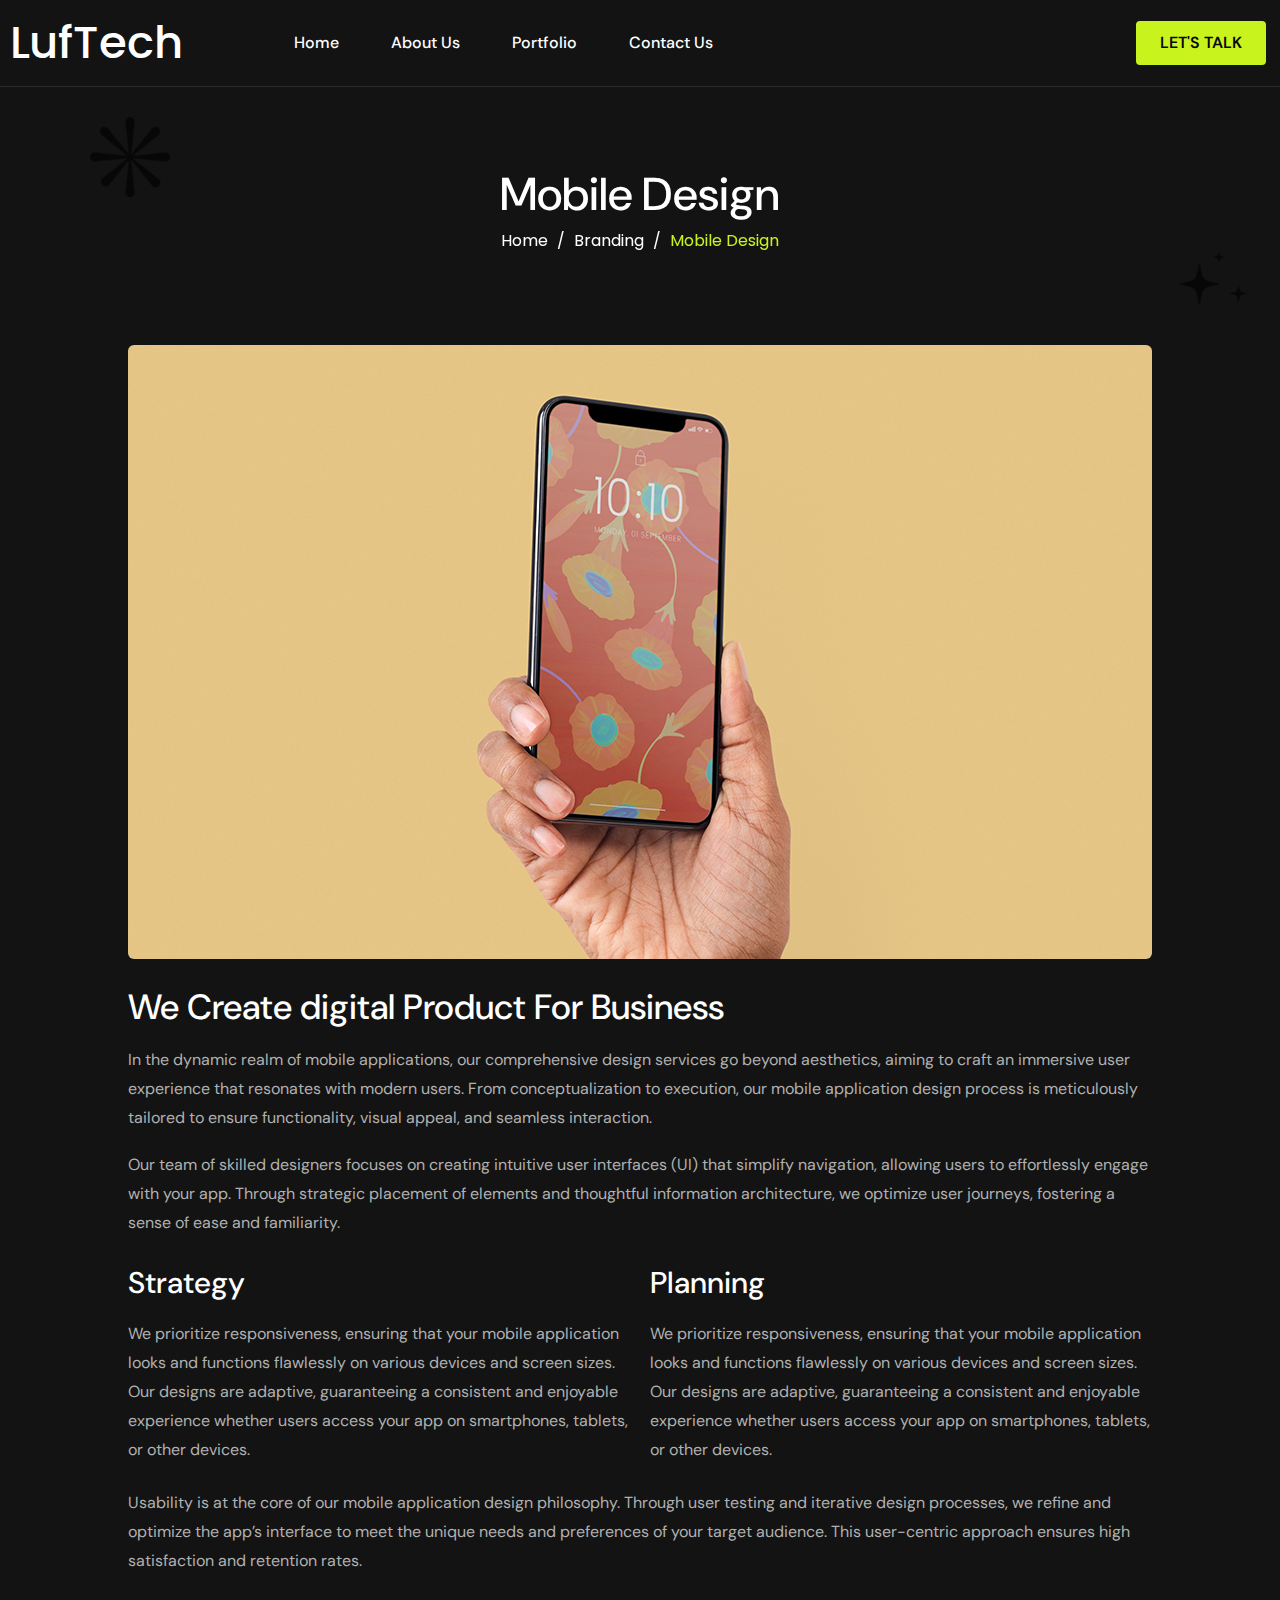
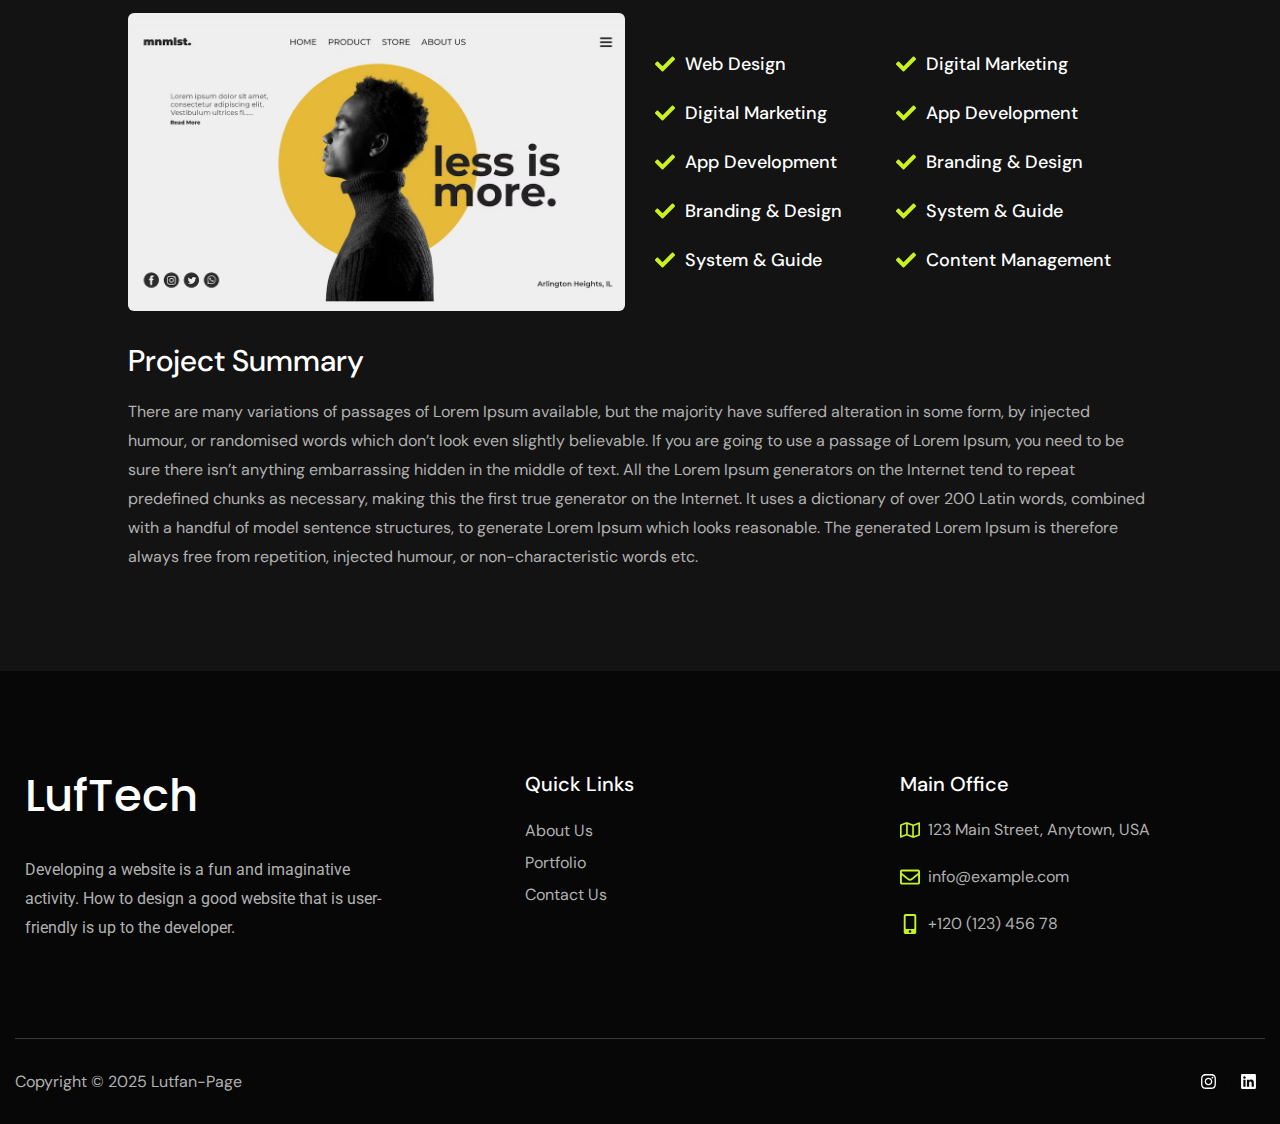
<file: mobile-design/index.html>
<!DOCTYPE html>
<html lang="en-US">
<head>
	<meta charset="UTF-8">
		<title>Mobile Design &#8211; Lutfan-Page</title>
<meta name="robots" content="max-image-preview:large">
<link rel="dns-prefetch" href="//fonts.googleapis.com">
<link rel="preconnect" href="https://fonts.gstatic.com/" crossorigin>
<link rel="alternate" type="application/rss+xml" title="Lutfan-Page &raquo; Feed" href="/feed/">
<link rel="alternate" type="application/rss+xml" title="Lutfan-Page &raquo; Comments Feed" href="/comments/feed/">
<link rel="alternate" type="application/rss+xml" title="Lutfan-Page &raquo; Mobile Design Comments Feed" href="/mobile-design/feed/">
<script>
window._wpemojiSettings = {"baseUrl":"https:\/\/s.w.org\/images\/core\/emoji\/15.0.3\/72x72\/","ext":".png","svgUrl":"https:\/\/s.w.org\/images\/core\/emoji\/15.0.3\/svg\/","svgExt":".svg","source":{"concatemoji":"\/wp-includes\/js\/wp-emoji-release.min.js?ver=6.7.2"}};
/*! This file is auto-generated */
!function(i,n){var o,s,e;function c(e){try{var t={supportTests:e,timestamp:(new Date).valueOf()};sessionStorage.setItem(o,JSON.stringify(t))}catch(e){}}function p(e,t,n){e.clearRect(0,0,e.canvas.width,e.canvas.height),e.fillText(t,0,0);var t=new Uint32Array(e.getImageData(0,0,e.canvas.width,e.canvas.height).data),r=(e.clearRect(0,0,e.canvas.width,e.canvas.height),e.fillText(n,0,0),new Uint32Array(e.getImageData(0,0,e.canvas.width,e.canvas.height).data));return t.every(function(e,t){return e===r[t]})}function u(e,t,n){switch(t){case"flag":return n(e,"🏳️‍⚧️","🏳️​⚧️")?!1:!n(e,"🇺🇳","🇺​🇳")&&!n(e,"🏴󠁧󠁢󠁥󠁮󠁧󠁿","🏴​󠁧​󠁢​󠁥​󠁮​󠁧​󠁿");case"emoji":return!n(e,"🐦‍⬛","🐦​⬛")}return!1}function f(e,t,n){var r="undefined"!=typeof WorkerGlobalScope&&self instanceof WorkerGlobalScope?new OffscreenCanvas(300,150):i.createElement("canvas"),a=r.getContext("2d",{willReadFrequently:!0}),o=(a.textBaseline="top",a.font="600 32px Arial",{});return e.forEach(function(e){o[e]=t(a,e,n)}),o}function t(e){var t=i.createElement("script");t.src=e,t.defer=!0,i.head.appendChild(t)}"undefined"!=typeof Promise&&(o="wpEmojiSettingsSupports",s=["flag","emoji"],n.supports={everything:!0,everythingExceptFlag:!0},e=new Promise(function(e){i.addEventListener("DOMContentLoaded",e,{once:!0})}),new Promise(function(t){var n=function(){try{var e=JSON.parse(sessionStorage.getItem(o));if("object"==typeof e&&"number"==typeof e.timestamp&&(new Date).valueOf()<e.timestamp+604800&&"object"==typeof e.supportTests)return e.supportTests}catch(e){}return null}();if(!n){if("undefined"!=typeof Worker&&"undefined"!=typeof OffscreenCanvas&&"undefined"!=typeof URL&&URL.createObjectURL&&"undefined"!=typeof Blob)try{var e="postMessage("+f.toString()+"("+[JSON.stringify(s),u.toString(),p.toString()].join(",")+"));",r=new Blob([e],{type:"text/javascript"}),a=new Worker(URL.createObjectURL(r),{name:"wpTestEmojiSupports"});return void(a.onmessage=function(e){c(n=e.data),a.terminate(),t(n)})}catch(e){}c(n=f(s,u,p))}t(n)}).then(function(e){for(var t in e)n.supports[t]=e[t],n.supports.everything=n.supports.everything&&n.supports[t],"flag"!==t&&(n.supports.everythingExceptFlag=n.supports.everythingExceptFlag&&n.supports[t]);n.supports.everythingExceptFlag=n.supports.everythingExceptFlag&&!n.supports.flag,n.DOMReady=!1,n.readyCallback=function(){n.DOMReady=!0}}).then(function(){return e}).then(function(){var e;n.supports.everything||(n.readyCallback(),(e=n.source||{}).concatemoji?t(e.concatemoji):e.wpemoji&&e.twemoji&&(t(e.twemoji),t(e.wpemoji)))}))}((window,document),window._wpemojiSettings);
</script>
<style id="wp-emoji-styles-inline-css">img.wp-smiley, img.emoji {
		display: inline !important;
		border: none !important;
		box-shadow: none !important;
		height: 1em !important;
		width: 1em !important;
		margin: 0 0.07em !important;
		vertical-align: -0.1em !important;
		background: none !important;
		padding: 0 !important;
	}</style>
<link rel="stylesheet" id="contact-form-7-css" href="/wp-content/plugins/contact-form-7/includes/css/styles.css?ver=6.0.5" media="all">
<link rel="stylesheet" id="elementor-frontend-css" href="/wp-content/plugins/elementor/assets/css/frontend.min.css?ver=3.28.3" media="all">
<link rel="stylesheet" id="elementor-post-10-css" href="/wp-content/uploads/elementor/css/post-10.css?ver=1744357369" media="all">
<link rel="stylesheet" id="widget-heading-css" href="/wp-content/plugins/elementor/assets/css/widget-heading.min.css?ver=3.28.3" media="all">
<link rel="stylesheet" id="widget-image-css" href="/wp-content/plugins/elementor/assets/css/widget-image.min.css?ver=3.28.3" media="all">
<link rel="stylesheet" id="widget-icon-list-css" href="/wp-content/plugins/elementor/assets/css/widget-icon-list.min.css?ver=3.28.3" media="all">
<link rel="stylesheet" id="elementor-post-535-css" href="/wp-content/uploads/elementor/css/post-535.css?ver=1744357968" media="all">
<link rel="stylesheet" id="elementor-post-1365-css" href="/wp-content/uploads/elementor/css/post-1365.css?ver=1744357370" media="all">
<link rel="stylesheet" id="spexo-elementor-addons-1365-css" href="/wp-content/uploads/spexo-addons/css/tmpcoder-1365.css?ver=1.0.20.1704192069" media="all">
<link rel="stylesheet" id="widget-icon-box-css" href="/wp-content/plugins/elementor/assets/css/widget-icon-box.min.css?ver=3.28.3" media="all">
<link rel="stylesheet" id="widget-social-icons-css" href="/wp-content/plugins/elementor/assets/css/widget-social-icons.min.css?ver=3.28.3" media="all">
<link rel="stylesheet" id="e-apple-webkit-css" href="/wp-content/plugins/elementor/assets/css/conditionals/apple-webkit.min.css?ver=3.28.3" media="all">
<link rel="stylesheet" id="elementor-post-869-css" href="/wp-content/uploads/elementor/css/post-869.css?ver=1744357370" media="all">
<link rel="stylesheet" id="spexo-elementor-addons-869-css" href="/wp-content/uploads/spexo-addons/css/tmpcoder-869.css?ver=1.0.20.1704192069" media="all">
<link rel="stylesheet" id="elementor-post-1123-css" href="/wp-content/uploads/elementor/css/post-1123.css?ver=1744357965" media="all">
<link rel="stylesheet" id="tmpcoder-theme-css" href="/wp-content/themes/spexo/assets/css/tmpcoder-theme.min.css?ver=2.0.2" media="">
<link rel="stylesheet" id="tmpcoder-style-css" href="/wp-content/themes/spexo/assets/css/style.min.css?ver=2.0.2" media="all">
<link rel="stylesheet" id="tmpcoder-wc-style-css" href="/wp-content/themes/spexo/assets/css/tmpcoder-wc-style.min.css?ver=2.0.2" media="">
<link rel="preload" as="style" href="https://fonts.googleapis.com/css?family=DM%20Sans:100,200,300,400,500,600,700,800,900,100italic,200italic,300italic,400italic,500italic,600italic,700italic,800italic,900italic&#038;display=swap&#038;ver=1744252875">
<link rel="stylesheet" href="https://fonts.googleapis.com/css?family=DM%20Sans:100,200,300,400,500,600,700,800,900,100italic,200italic,300italic,400italic,500italic,600italic,700italic,800italic,900italic&#038;display=swap&#038;ver=1744252875" media="print" onload="this.media='all'">
<noscript><link rel="stylesheet" href="https://fonts.googleapis.com/css?family=DM%20Sans:100,200,300,400,500,600,700,800,900,100italic,200italic,300italic,400italic,500italic,600italic,700italic,800italic,900italic&#038;display=swap&#038;ver=1744252875"></noscript>
<link rel="stylesheet" id="elementor-icons-css" href="/wp-content/plugins/elementor/assets/lib/eicons/css/elementor-icons.min.css?ver=5.36.0" media="all">
<link rel="stylesheet" id="tmpcoder-woo-grid-css-css" href="/wp-content/plugins/sastra-essential-addons-for-elementor/assets/grid-widgets/frontend.min.css?ver=1.0.20" media="all">
<link rel="stylesheet" id="tmpcoder-link-animations-css-css" href="/wp-content/plugins/sastra-essential-addons-for-elementor/assets/grid-widgets/lib/tmpcoder-link-animations.min.css?ver=1.0.20" media="all">
<link rel="stylesheet" id="font-awesome-5-all-css" href="/wp-content/plugins/elementor/assets/lib/font-awesome/css/all.min.css?ver=1.0.20" media="all">
<link rel="stylesheet" id="animations-css" href="/wp-content/plugins/elementor/assets/lib/animations/animations.min.css?ver=1.0.20" media="all">
<link rel="stylesheet" id="tmpcoder-frontend-style-css" href="/wp-content/plugins/sastra-essential-addons-for-elementor/assets/css/frontend.min.css?ver=1.0.20" media="">
<style id="tmpcoder-frontend-global-options-inline-css">h1,.entry-content h1,h1.elementor-heading-title {font-size: var(--heading1-font-size);font-family: var(--heading1-font-family);font-weight: var(--heading1-font-weight);color: var(--heading1-text-color);line-height: var(--heading1-line-height);text-transform: var(--heading1-text-transform); letter-spacing: var(--heading1-letter-spacing); }h2,.entry-content h2,h2.elementor-heading-title {font-size: var(--heading2-font-size); font-family: var(--heading2-font-family);font-weight: var(--heading2-font-weight);color: var(--heading2-text-color);line-height: var(--heading2-line-height);text-transform: var(--heading2-text-transform); letter-spacing: var(--heading2-letter-spacing); }h3,.entry-content h3,h3.elementor-heading-title {font-size: var(--heading3-font-size); font-family: var(--heading3-font-family);font-weight: var(--heading3-font-weight);color: var(--heading3-text-color);line-height: var(--heading3-line-height);text-transform: var(--heading3-text-transform); letter-spacing: var(--heading3-letter-spacing); }h4,.entry-content h4,h4.elementor-heading-title {font-size: var(--heading4-font-size); font-family: var(--heading4-font-family);font-weight: var(--heading4-font-weight);color: var(--heading4-text-color);line-height: var(--heading4-line-height);text-transform: var(--heading4-text-transform); letter-spacing: var(--heading4-letter-spacing); }h5,.entry-content h5,h5.elementor-heading-title {font-size: var(--heading5-font-size); font-family: var(--heading5-font-family);font-weight: var(--heading5-font-weight);color: var(--heading5-text-color);line-height: var(--heading5-line-height);text-transform: var(--heading5-text-transform); letter-spacing: var(--heading5-letter-spacing); }h6,.entry-content h6,h6.elementor-heading-title {font-size: var(--heading6-font-size); font-family: var(--heading6-font-family);font-weight: var(--heading6-font-weight);color: var(--heading6-text-color);line-height: var(--heading6-line-height);text-transform: var(--heading6-text-transform); letter-spacing: var(--heading6-letter-spacing); }.elementor-button-wrapper .elementor-button,.elementor-widget-tmpcoder-button .tmpcoder-button,.elementor-widget-tmpcoder-dual-button .tmpcoder-dual-button .tmpcoder-button-a,.elementor-widget-tmpcoder-dual-button .tmpcoder-dual-button .tmpcoder-button-b {color:var(--button-text-color); background-color:var(--theme-button-background);border-color:var(--button-border-color);border-style:var(--button-border-type);border-top-width: var(--button-border-top);border-right-width:var(--button-border-right);border-bottom-width:var(--button-border-bottom);border-left-width:var(--button-border-left);font-family:var(--button-font-family); font-weight:var(--button-font-weight); text-align:var(--button-text-align); text-transform:var(--button-text-transform); font-size:var(--button-font-size); line-height:var(--button-line-height); letter-spacing:var(--button-letter-spacing); border-radius:var(--button-border-radius); padding-top:var(--button-padding-top);padding-right:var(--button-padding-right);padding-left:var(--button-padding-left);padding-bottom:var(--button-padding-bottom);}.elementor-widget-tmpcoder-button .tmpcoder-button:after{padding-top:var(--button-padding-top);padding-right:var(--button-padding-right);padding-left:var(--button-padding-left);padding-bottom:var(--button-padding-bottom);}.elementor-widget-tmpcoder-button .tmpcoder-button .tmpcoder-button-icon{fill:var(--button-text-color);}.elementor .elementor-widget-tmpcoder-button .tmpcoder-button-text,.elementor-widget-tmpcoder-dual-button .tmpcoder-dual-button .tmpcoder-button-a .tmpcoder-button-text-a,.elementor-widget-tmpcoder-dual-button .tmpcoder-dual-button .tmpcoder-button-b .tmpcoder-button-text-b {font-size: unset;font-weight: unset;}.elementor-widget-tmpcoder-button .tmpcoder-button-none:hover,.elementor-widget-tmpcoder-button [class*="elementor-animation"]:hover,.elementor-widget-tmpcoder-button .tmpcoder-button::before,.elementor-widget-tmpcoder-button .tmpcoder-button::after,.elementor-widget-tmpcoder-dual-button .tmpcoder-dual-button .tmpcoder-button-none:hover,.elementor-widget-tmpcoder-dual-button .tmpcoder-dual-button [class*="elementor-animation"]:hover,.elementor-widget-tmpcoder-dual-button .tmpcoder-dual-button .tmpcoder-button-effect::before,.elementor-widget-tmpcoder-dual-button .tmpcoder-dual-button .tmpcoder-button-effect::after {background-color: unset;}.elementor-button-wrapper .elementor-button:hover,.elementor-widget-tmpcoder-button .tmpcoder-button:hover {background-color:var(--theme-button-background-hover);border-color:var(--button-border-hover-color);color: var(--button-text-hover-color);border-style:var(--button-border-hover-type);border-top-width: var(--button-border-hover-top);border-right-width:var(--button-border-hover-right);border-bottom-width:var(--button-border-hover-bottom);border-left-width:var(--button-border-hover-left);}.elementor-widget-tmpcoder-button .tmpcoder-button:hover:after{}.elementor-widget-tmpcoder-button .tmpcoder-button:hover .tmpcoder-button-icon{fill:var(--button-text-hover-color);}@media (max-width: 1025px) {body {font-size: var(--theme-font-size-tablet);line-height: var(--theme-line-height-tablet);letter-spacing: var(--theme-letter-spacing-tablet)}h1,.entry-content h1,h1.elementor-heading-title {font-size: var(--heading1-font-size-tablet);line-height: var(--heading1-line-height-tablet);letter-spacing: var(--heading1-letter-spacing-tablet); }h2,.entry-content h2,h2.elementor-heading-title {font-size: var(--heading2-font-size-tablet);line-height: var(--heading2-line-height-tablet);letter-spacing: var(--heading2-letter-spacing-tablet); }h3,.entry-content h3,h3.elementor-heading-title {font-size: var(--heading3-font-size-tablet);line-height: var(--heading3-line-height-tablet);letter-spacing: var(--heading3-letter-spacing-tablet); }h4,.entry-content h4,h4.elementor-heading-title {font-size: var(--heading4-font-size-tablet);line-height: var(--heading4-line-height-tablet);letter-spacing: var(--heading4-letter-spacing-tablet); }h5,.entry-content h5,h5.elementor-heading-title {font-size: var(--heading5-font-size-tablet);line-height: var(--heading5-line-height-tablet);letter-spacing: var(--heading5-letter-spacing-tablet); }h6,.entry-content h6,h6.elementor-heading-title {font-size: var(--heading6-font-size-tablet);line-height: var(--heading6-line-height-tablet);letter-spacing: var(--heading6-letter-spacing-tablet); }button,.elementor-button-wrapper .elementor-button,.elementor-widget-tmpcoder-button .tmpcoder-button,.elementor-widget-tmpcoder-dual-button .tmpcoder-dual-button .tmpcoder-button-a,.elementor-widget-tmpcoder-dual-button .tmpcoder-dual-button .tmpcoder-button-b { font-size:var(--button-font-size-tablet); line-height:var(--button-line-height-tablet); letter-spacing:var(--button-letter-spacing-tablet); padding-top:var(--button-tablet-padding-top);padding-right:var(--button-tablet-padding-right);padding-left:var(--button-tablet-padding-left);padding-bottom:var(--button-tablet-padding-bottom);}.tmpcoder-navigation-menu__align-tablet-center nav ul {display: grid;text-align: center;align-items: center;justify-content: center!important;}.tmpcoder-navigation-menu__align-tablet-right nav ul {display: grid;text-align: right;align-items: right;justify-content: right!important;}.tmpcoder-navigation-menu__align-tablet-left nav ul {display: grid;text-align: left;align-items: left;justify-content: left!important;}}@media (max-width: 768px) {body {font-size: var(--theme-font-size-mobile);line-height: var(--theme-line-height-mobile);letter-spacing: var(--theme-letter-spacing-mobile)}h1,.entry-content h1,h1.elementor-heading-title {font-size: var(--heading1-font-size-mobile);line-height: var(--heading1-line-height-mobile);letter-spacing: var(--heading1-letter-spacing-mobile); }h2,.entry-content h2,h2.elementor-heading-title {font-size: var(--heading2-font-size-mobile);line-height: var(--heading2-line-height-mobile);letter-spacing: var(--heading2-letter-spacing-mobile); }h3,.entry-content h3,h3.elementor-heading-title {font-size: var(--heading3-font-size-mobile);line-height: var(--heading3-line-height-mobile);letter-spacing: var(--heading3-letter-spacing-mobile); }h4,.entry-content h4,h4.elementor-heading-title {font-size: var(--heading4-font-size-mobile);line-height: var(--heading4-line-height-mobile);letter-spacing: var(--heading4-letter-spacing-mobile); }h5,.entry-content h5,h5.elementor-heading-title {font-size: var(--heading5-font-size-mobile);line-height: var(--heading5-line-height-mobile);letter-spacing: var(--heading5-letter-spacing-mobile); }h6,.entry-content h6,h6.elementor-heading-title {font-size: var(--heading6-font-size-mobile);line-height: var(--heading6-line-height-mobile);letter-spacing: var(--heading6-letter-spacing-mobile); }button,.elementor-button-wrapper .elementor-button,.elementor-widget-tmpcoder-button .tmpcoder-button,.elementor-widget-tmpcoder-dual-button .tmpcoder-dual-button .tmpcoder-button-a,.elementor-widget-tmpcoder-dual-button .tmpcoder-dual-button .tmpcoder-button-b { font-size:var(--button-font-size-mobile); line-height:var(--button-line-height-mobile); letter-spacing:var(--button-letter-spacing-mobile); padding-top:var(--button-mobile-padding-top);padding-right:var(--button-mobile-padding-right);padding-left:var(--button-mobile-padding-left);padding-bottom:var(--button-mobile-padding-bottom);}.tmpcoder-navigation-menu__align-mobile-center nav ul {display: grid;text-align: center;align-items: center;justify-content: center!important;}.tmpcoder-navigation-menu__align-mobile-right nav ul {display: grid;text-align: right;align-items: right;justify-content: right!important;}.tmpcoder-navigation-menu__align-mobile-left nav ul {display: grid;text-align: left;align-items: left;justify-content: left!important;}}.wp-block-button .wp-block-button__link,.elementor-button-wrapper .elementor-button,.elementor-button-wrapper .elementor-button:visited {color:var(--button-text-color);fill:var(--button-text-color);},.elementor-button:hover{color:var(--button-text-hover-color);fill:var(--button-text-hover-color);}</style>
<style id="tmpcoder-theme-variable-inline-css">:root, .editor-styles-wrapper {
--tmpcoder-container-width: 1200px;
--tmpcoder-tablet-container-width: 1024px;
--tmpcoder-mobile-container-width: 767px;
--theme-primary-color:#131313;
--theme-secondary-color:#070707;
--theme-accent-color:#FFFFFF;
--theme-background-color:#131313;
--theme-button-background:#C9F31D;
--theme-button-background-hover:#070707;
--theme-link-color:#B1B1B1;
--theme-link-hover-color:#C9F31D;
--theme-global-border-color:#393939;
--theme-global-color-1:#FFFFFF;
--theme-global-color-2:#FFFFFF;
--theme-global-color-3:#FFFFFF;
--theme-global-color-4:#ffffff;
--theme-font-family:DM Sans;
--theme-font-weight:400;
--theme-font-size:16px;
--theme-line-height:29px;
--theme-letter-spacing:0px;
--theme-font-size-tablet:16px;
--theme-line-height-tablet:29px;
--theme-letter-spacing-tablet:0px;
--theme-font-size-mobile:14px;
--theme-line-height-mobile:24px;
--theme-letter-spacing-mobile:0px;
--theme-text-color:#b1b1b1;
--heading1-font-family:DM Sans;
--heading1-font-weight:500;
--heading1-font-style: normal;
--heading1-text-align: initial;
--heading1-text-transform: initial;
--heading1-font-size:60px;
--heading1-line-height:54px;
--heading1-letter-spacing:0px;
--heading1-text-color:#ffffff;
--heading2-font-family:DM Sans;
--heading2-font-weight:500;
--heading2-font-style: normal;
--heading2-text-align: initial;
--heading2-text-transform: initial;
--heading2-font-size:45px;
--heading2-line-height:50px;
--heading2-letter-spacing:0px;
--heading2-text-color:#ffffff;
--heading3-font-family:DM Sans;
--heading3-font-weight:500;
--heading3-font-style: normal;
--heading3-text-align: initial;
--heading3-text-transform: initial;
--heading3-font-size:40px;
--heading3-line-height:46px;
--heading3-letter-spacing:0px;
--heading3-text-color:#ffffff;
--heading4-font-family:DM Sans;
--heading4-font-weight:500;
--heading4-font-style: normal;
--heading4-text-align: initial;
--heading4-text-transform: initial;
--heading4-font-size:35px;
--heading4-line-height:40px;
--heading4-letter-spacing:0px;
--heading4-text-color:#ffffff;
--heading5-font-family:DM Sans;
--heading5-font-weight:500;
--heading5-font-style: normal;
--heading5-text-align: initial;
--heading5-text-transform: initial;
--heading5-font-size:30px;
--heading5-line-height:36px;
--heading5-letter-spacing:0px;
--heading5-text-color:#ffffff;
--heading6-font-family:DM Sans;
--heading6-font-weight:500;
--heading6-font-style: normal;
--heading6-text-align: initial;
--heading6-text-transform: initial;
--heading6-font-size:20px;
--heading6-line-height:26px;
--heading6-letter-spacing:0px;
--heading6-text-color:#ffffff;
--heading1-font-size-tablet:46px;
--heading1-line-height-tablet:50px;
--heading1-letter-spacing-tablet:0px;
--heading2-font-size-tablet:38px;
--heading2-line-height-tablet:45px;
--heading2-letter-spacing-tablet:0px;
--heading3-font-size-tablet:36px;
--heading3-line-height-tablet:41px;
--heading3-letter-spacing-tablet:0px;
--heading4-font-size-tablet:32px;
--heading4-line-height-tablet:36px;
--heading4-letter-spacing-tablet:0px;
--heading5-font-size-tablet:26px;
--heading5-line-height-tablet:30px;
--heading5-letter-spacing-tablet:0px;
--heading6-font-size-tablet:20px;
--heading6-line-height-tablet:26px;
--heading6-letter-spacing-tablet:0px;
--heading1-font-size-mobile:38px;
--heading1-line-height-mobile:44px;
--heading1-letter-spacing-mobile:0px;
--heading2-font-size-mobile:30px;
--heading2-line-height-mobile:40px;
--heading2-letter-spacing-mobile:0px;
--heading3-font-size-mobile:26px;
--heading3-line-height-mobile:29px;
--heading3-letter-spacing-mobile:0px;
--heading4-font-size-mobile:24px;
--heading4-line-height-mobile:27px;
--heading4-letter-spacing-mobile:0px;
--heading5-font-size-mobile:22px;
--heading5-line-height-mobile:27px;
--heading5-letter-spacing-mobile:0px;
--heading6-font-size-mobile:18px;
--heading6-line-height-mobile:22px;
--heading6-letter-spacing-mobile:0px;
--button-font-family:DM Sans;
--button-font-weight:600;
--button-text-align: initial;
--button-text-transform:uppercase;
--button-font-size:16px;
--button-line-height:20px;
--button-letter-spacing:0px;
--button-text-color:#070707;
--button-text-hover-color:#C9F31D;
--button-border-radius:4px;
--button-padding-top:11px;
--button-padding-right:25px;
--button-padding-bottom:11px;
--button-padding-left:25px;
--button-border-color:#c9f31d;
--button-border-hover-color:#c9f31d;
--button-border-type:solid;
--button-border-top:2px;
--button-border-right:2px;
--button-border-bottom:2px;
--button-border-left:2px;
--button-border-hover-type:solid;
--button-border-hover-top:2px;
--button-border-hover-right:2px;
--button-border-hover-bottom:2px;
--button-border-hover-left:2px;
--button-font-size-tablet:16px;
--button-line-height-tablet:20px;
--button-letter-spacing-tablet:0px;
--button-tablet-padding-top:11px;
--button-tablet-padding-right:25px;
--button-tablet-padding-bottom:11px;
--button-tablet-padding-left:25px;
--button-font-size-mobile:16px;
--button-line-height-mobile:20px;
--button-letter-spacing-mobile:0px;
--button-mobile-padding-top:11px;
--button-mobile-padding-right:25px;
--button-mobile-padding-bottom:11px;
--button-mobile-padding-left:25px;
}</style>
<style id="tmpcoder-elementor-globle-variables-inline-css">:root{--e-global-color-tmpcoderprimarycolor:#131313;--e-global-color-tmpcodersecondarycolor:#070707;--e-global-color-tmpcoderaccentcolor:#FFFFFF;--e-global-color-tmpcoderbodybackgroundcolor:#FFFFFF;--e-global-color-tmpcoderthemecolor1:#FFFFFF;--e-global-color-tmpcoderthemecolor2:#FFFFFF;--e-global-color-tmpcoderthemecolor4:#131313;--e-global-color-tmpcoderlinkcolor:#B1B1B1;--e-global-color-tmpcoderlinkhovercolor:#C9F31D;--e-global-color-tmpcoderglobalbordercolor:#393939;--e-global-color-tmpcodersitefontscolor:#b1b1b1;--e-global-color-tmpcoderbuttonfontscolor:#070707;--e-global-color-tmpcoderbuttonfontshovercolor:#C9F31D;--e-global-color-tmpcoderbuttonbackgroundcolor:#C9F31D;--e-global-color-tmpcoderbuttonbackgroundhovercolor:#070707;--e-global-color-tmpcoderbuttonbordercolor:#c9f31d;--e-global-color-tmpcoderbuttonborderhovercolor:#c9f31d;}</style>
<link rel="stylesheet" id="elementor-gf-local-roboto-css" href="/wp-content/uploads/elementor/google-fonts/css/roboto.css?ver=1744251928" media="all">
<link rel="stylesheet" id="elementor-gf-local-robotoslab-css" href="/wp-content/uploads/elementor/google-fonts/css/robotoslab.css?ver=1744251940" media="all">
<link rel="stylesheet" id="elementor-gf-local-poppins-css" href="/wp-content/uploads/elementor/google-fonts/css/poppins.css?ver=1744254148" media="all">
<script src="/wp-includes/js/jquery/jquery.min.js?ver=3.7.1" id="jquery-core-js"></script>
<script src="/wp-includes/js/jquery/jquery-migrate.min.js?ver=3.4.1" id="jquery-migrate-js"></script>
<script src="/wp-content/plugins/sastra-essential-addons-for-elementor/assets/js/utils.min.js?ver=1.0.20" id="tmpcoder-redirect-url-utils-script-js"></script>
<link rel="https://api.w.org/" href="/wp-json/">
<link rel="alternate" title="JSON" type="application/json" href="/wp-json/wp/v2/posts/535">
<link rel="EditURI" type="application/rsd+xml" title="RSD" href="/xmlrpc.php?rsd">
<meta name="generator" content="WordPress 6.7.2">
<link rel="canonical" href="/mobile-design/">
<link rel="shortlink" href="/?p=535">
<link rel="alternate" title="oEmbed (JSON)" type="application/json+oembed" href="/wp-json/oembed/1.0/embed?url=https%3A%2F%2F%2Fmobile-design%2F">
<link rel="alternate" title="oEmbed (XML)" type="text/xml+oembed" href="/wp-json/oembed/1.0/embed?url=https%3A%2F%2F%2Fmobile-design%2F#038;format=xml">
<meta name="generator" content="Redux 4.5.7">
<link rel="pingback" href="/xmlrpc.php">
<meta name="generator" content="Elementor 3.28.3; features: e_font_icon_svg, additional_custom_breakpoints, e_local_google_fonts, e_element_cache; settings: css_print_method-external, google_font-enabled, font_display-swap">
			<style>.e-con.e-parent:nth-of-type(n+4):not(.e-lazyloaded):not(.e-no-lazyload),
				.e-con.e-parent:nth-of-type(n+4):not(.e-lazyloaded):not(.e-no-lazyload) * {
					background-image: none !important;
				}
				@media screen and (max-height: 1024px) {
					.e-con.e-parent:nth-of-type(n+3):not(.e-lazyloaded):not(.e-no-lazyload),
					.e-con.e-parent:nth-of-type(n+3):not(.e-lazyloaded):not(.e-no-lazyload) * {
						background-image: none !important;
					}
				}
				@media screen and (max-height: 640px) {
					.e-con.e-parent:nth-of-type(n+2):not(.e-lazyloaded):not(.e-no-lazyload),
					.e-con.e-parent:nth-of-type(n+2):not(.e-lazyloaded):not(.e-no-lazyload) * {
						background-image: none !important;
					}
				}</style>
			<link rel="icon" href="/wp-content/uploads/2024/01/favicon.png" sizes="32x32">
<link rel="icon" href="/wp-content/uploads/2024/01/favicon.png" sizes="192x192">
<link rel="apple-touch-icon" href="/wp-content/uploads/2024/01/favicon.png">
<meta name="msapplication-TileImage" content="/wp-content/uploads/2024/01/favicon.png">
	<meta name="viewport" content="width=device-width, initial-scale=1.0, viewport-fit=cover">
</head>

<body class="post-template post-template-elementor_header_footer single single-post postid-535 single-format-standard wp-embed-responsive demo-03 no-sidebar elementor-default elementor-template-canvas elementor-kit-10 elementor-page elementor-page-535">
	 <div class="tmpcoder-video-popup"></div>  <div class="tmpcoder-video-popup"></div> 		<div data-elementor-type="wp-post" data-elementor-id="1365" class="elementor elementor-1365">
						<section data-tmpcoder-sticky-section="yes" data-tmpcoder-position-type="sticky" data-tmpcoder-position-offset="0" data-tmpcoder-position-location="top" data-tmpcoder-sticky-devices="mobile_sticky tablet_sticky desktop_sticky" data-tmpcoder-custom-breakpoints="" data-tmpcoder-active-breakpoints="mobile_sticky tablet_sticky desktop_sticky" data-tmpcoder-z-index="" data-tmpcoder-sticky-hide="" data-tmpcoder-replace-header="" data-tmpcoder-animation-duration="" data-tmpcoder-sticky-type="fixed" class="elementor-section elementor-top-section elementor-element elementor-element-2b3e6e4 elementor-section-content-middle tmpcoder-sticky-section-yes elementor-section-boxed elementor-section-height-default elementor-section-height-default tmpcoder-jarallax-no tmpcoder-parallax-no tmpcoder-particle-no" data-id="2b3e6e4" data-element_type="section" data-settings="{&quot;background_background&quot;:&quot;classic&quot;,&quot;position_offset&quot;:0,&quot;position_offset_tablet&quot;:0,&quot;position_offset_mobile&quot;:0}">
						<div class="elementor-container elementor-column-gap-default">
					<div class="elementor-column elementor-col-33 elementor-top-column elementor-element elementor-element-a116ba3" data-id="a116ba3" data-element_type="column">
			<div class="elementor-widget-wrap elementor-element-populated">
						<div class="elementor-element elementor-element-421fb97 elementor-widget elementor-widget-heading" data-id="421fb97" data-element_type="widget" data-widget_type="heading.default">
				<div class="elementor-widget-container">
					<h2 class="elementor-heading-title elementor-size-default"><a href="/">LufTech</a></h2>				</div>
				</div>
					</div>
		</div>
				<div class="elementor-column elementor-col-33 elementor-top-column elementor-element elementor-element-9ef249e" data-id="9ef249e" data-element_type="column">
			<div class="elementor-widget-wrap elementor-element-populated">
						<div class="elementor-element elementor-element-abff71f tmpcoder-main-nav-menu-align-center tmpcoder-main-nav-menu-align--tabletright elementor-widget__width-initial tmpcoder-main-nav-menu-align--mobileleft tmpcoder-pointer-underline tmpcoder-pointer-line-fx tmpcoder-pointer-fx-fade tmpcoder-sub-icon-caret-down tmpcoder-sub-menu-fx-fade tmpcoder-nav-menu-bp-mobile tmpcoder-mobile-menu-full-width tmpcoder-mobile-menu-item-align-center tmpcoder-mobile-toggle-v1 tmpcoder-sub-divider-yes tmpcoder-mobile-divider-yes elementor-widget elementor-widget-tmpcoder-nav-menu" data-id="abff71f" data-element_type="widget" data-settings="{&quot;menu_layout&quot;:&quot;horizontal&quot;}" data-widget_type="tmpcoder-nav-menu.default">
				<div class="elementor-widget-container">
					<nav class="tmpcoder-nav-menu-container tmpcoder-nav-menu-horizontal" data-trigger="hover"><ul id="menu-1-abff71f" class="tmpcoder-nav-menu">
<li class="menu-item menu-item-type-post_type menu-item-object-page menu-item-home menu-item-41"><a href="/" class="tmpcoder-menu-item tmpcoder-pointer-item">Home</a></li>
<li class="menu-item menu-item-type-post_type menu-item-object-page menu-item-40"><a href="/about-us/" class="tmpcoder-menu-item tmpcoder-pointer-item">About Us</a></li>
<li class="menu-item menu-item-type-post_type menu-item-object-page menu-item-38"><a href="/portfolio/" class="tmpcoder-menu-item tmpcoder-pointer-item">Portfolio</a></li>
<li class="menu-item menu-item-type-post_type menu-item-object-page menu-item-527"><a href="/contact-us/" class="tmpcoder-menu-item tmpcoder-pointer-item">Contact Us</a></li>
</ul></nav><nav class="tmpcoder-mobile-nav-menu-container"><div class="tmpcoder-mobile-toggle-wrap"><div class="tmpcoder-mobile-toggle">
<span class="tmpcoder-mobile-toggle-line"></span><span class="tmpcoder-mobile-toggle-line"></span><span class="tmpcoder-mobile-toggle-line"></span>
</div></div>
<ul id="mobile-menu-2-abff71f" class="tmpcoder-mobile-nav-menu">
<li class="menu-item menu-item-type-post_type menu-item-object-page menu-item-home menu-item-41"><a href="/" class="tmpcoder-mobile-menu-item">Home</a></li>
<li class="menu-item menu-item-type-post_type menu-item-object-page menu-item-40"><a href="/about-us/" class="tmpcoder-mobile-menu-item">About Us</a></li>
<li class="menu-item menu-item-type-post_type menu-item-object-page menu-item-38"><a href="/portfolio/" class="tmpcoder-mobile-menu-item">Portfolio</a></li>
<li class="menu-item menu-item-type-post_type menu-item-object-page menu-item-527"><a href="/contact-us/" class="tmpcoder-mobile-menu-item">Contact Us</a></li>
</ul></nav>				</div>
				</div>
					</div>
		</div>
				<div class="elementor-column elementor-col-33 elementor-top-column elementor-element elementor-element-52c036c" data-id="52c036c" data-element_type="column">
			<div class="elementor-widget-wrap elementor-element-populated">
						<div class="elementor-element elementor-element-29fd0dd tmpcoder-offcanvas-align-right elementor-hidden-tablet elementor-hidden-mobile tmpcoder-offcanvas-entrance-animation-fade elementor-widget elementor-widget-tmpcoder-offcanvas" data-id="29fd0dd" data-element_type="widget" data-widget_type="tmpcoder-offcanvas.default">
				<div class="elementor-widget-container">
					
		<div class="tmpcoder-offcanvas-container" data-offcanvas-open="no">			<button class="tmpcoder-offcanvas-trigger">
													<span>Let&#039;s Talk</span>
							</button>

			<div class="tmpcoder-offcanvas-wrap tmpcoder-offcanvas-wrap-right">
				<div class="tmpcoder-offcanvas-content tmpcoder-offcanvas-content-right">
					<div class="tmpcoder-offcanvas-header">
						<span class="tmpcoder-close-offcanvas">
							<i class="fa fa-times" aria-hidden="true"></i>
						</span>
											</div>
							<div data-elementor-type="page" data-elementor-id="102" class="elementor elementor-102">
						<section class="elementor-section elementor-top-section elementor-element elementor-element-4e41236 elementor-section-content-middle elementor-section-boxed elementor-section-height-default elementor-section-height-default tmpcoder-jarallax-no tmpcoder-parallax-no tmpcoder-particle-no" data-id="4e41236" data-element_type="section" data-settings="{&quot;background_background&quot;:&quot;classic&quot;}">
						<div class="elementor-container elementor-column-gap-default">
					<div class="elementor-column elementor-col-100 elementor-top-column elementor-element elementor-element-83e7caa" data-id="83e7caa" data-element_type="column" data-settings="{&quot;background_background&quot;:&quot;classic&quot;}">
			<div class="elementor-widget-wrap elementor-element-populated">
						<div class="elementor-element elementor-element-274117b elementor-widget elementor-widget-image" data-id="274117b" data-element_type="widget" data-widget_type="image.default">
				<div class="elementor-widget-container">
															<img width="167" height="32" src="/wp-content/uploads/2024/01/logo.png" class="attachment-full size-full wp-image-8" alt="">															</div>
				</div>
				<div class="elementor-element elementor-element-7a740dd elementor-widget elementor-widget-heading" data-id="7a740dd" data-element_type="widget" data-widget_type="heading.default">
				<div class="elementor-widget-container">
					<h3 class="elementor-heading-title elementor-size-default">Unique Digital Ideas for Business
</h3>				</div>
				</div>
				<div class="elementor-element elementor-element-b52feca elementor-widget elementor-widget-text-editor" data-id="b52feca" data-element_type="widget" data-widget_type="text-editor.default">
				<div class="elementor-widget-container">
									Develop a blockchain-based loyalty program that offers secure and transparent rewards, fostering customer trust and creating a competitive edge in the market.								</div>
				</div>
				<div class="elementor-element elementor-element-b3130e8 elementor-widget elementor-widget-heading" data-id="b3130e8" data-element_type="widget" data-widget_type="heading.default">
				<div class="elementor-widget-container">
					<h3 class="elementor-heading-title elementor-size-default">Main Office</h3>				</div>
				</div>
				<div class="elementor-element elementor-element-82be69a elementor-position-left elementor-vertical-align-middle elementor-view-default elementor-mobile-position-top elementor-widget elementor-widget-icon-box" data-id="82be69a" data-element_type="widget" data-widget_type="icon-box.default">
				<div class="elementor-widget-container">
							<div class="elementor-icon-box-wrapper">

						<div class="elementor-icon-box-icon">
				<span class="elementor-icon">
				<svg aria-hidden="true" class="e-font-icon-svg e-far-map" viewbox="0 0 576 512" xmlns="http://www.w3.org/2000/svg"><path d="M560.02 32c-1.96 0-3.98.37-5.96 1.16L384.01 96H384L212 35.28A64.252 64.252 0 0 0 191.76 32c-6.69 0-13.37 1.05-19.81 3.14L20.12 87.95A32.006 32.006 0 0 0 0 117.66v346.32C0 473.17 7.53 480 15.99 480c1.96 0 3.97-.37 5.96-1.16L192 416l172 60.71a63.98 63.98 0 0 0 40.05.15l151.83-52.81A31.996 31.996 0 0 0 576 394.34V48.02c0-9.19-7.53-16.02-15.98-16.02zM224 90.42l128 45.19v285.97l-128-45.19V90.42zM48 418.05V129.07l128-44.53v286.2l-.64.23L48 418.05zm480-35.13l-128 44.53V141.26l.64-.24L528 93.95v288.97z"></path></svg>				</span>
			</div>
			
						<div class="elementor-icon-box-content">

									<span class="elementor-icon-box-title">
						<span>
							123 Main Street, Anytown, USA 						</span>
					</span>
				
				
			</div>
			
		</div>
						</div>
				</div>
				<div class="elementor-element elementor-element-b36d189 elementor-position-left elementor-vertical-align-middle elementor-view-default elementor-mobile-position-top elementor-widget elementor-widget-icon-box" data-id="b36d189" data-element_type="widget" data-widget_type="icon-box.default">
				<div class="elementor-widget-container">
							<div class="elementor-icon-box-wrapper">

						<div class="elementor-icon-box-icon">
				<a href="mailto:info@example.com" class="elementor-icon" aria-label="info@example.com">
				<svg aria-hidden="true" class="e-font-icon-svg e-far-envelope" viewbox="0 0 512 512" xmlns="http://www.w3.org/2000/svg"><path d="M464 64H48C21.49 64 0 85.49 0 112v288c0 26.51 21.49 48 48 48h416c26.51 0 48-21.49 48-48V112c0-26.51-21.49-48-48-48zm0 48v40.805c-22.422 18.259-58.168 46.651-134.587 106.49-16.841 13.247-50.201 45.072-73.413 44.701-23.208.375-56.579-31.459-73.413-44.701C106.18 199.465 70.425 171.067 48 152.805V112h416zM48 400V214.398c22.914 18.251 55.409 43.862 104.938 82.646 21.857 17.205 60.134 55.186 103.062 54.955 42.717.231 80.509-37.199 103.053-54.947 49.528-38.783 82.032-64.401 104.947-82.653V400H48z"></path></svg>				</a>
			</div>
			
						<div class="elementor-icon-box-content">

									<span class="elementor-icon-box-title">
						<a href="mailto:info@example.com">
							info@example.com						</a>
					</span>
				
				
			</div>
			
		</div>
						</div>
				</div>
				<div class="elementor-element elementor-element-51a4c5b elementor-position-left elementor-vertical-align-middle elementor-view-default elementor-mobile-position-top elementor-widget elementor-widget-icon-box" data-id="51a4c5b" data-element_type="widget" data-widget_type="icon-box.default">
				<div class="elementor-widget-container">
							<div class="elementor-icon-box-wrapper">

						<div class="elementor-icon-box-icon">
				<a href="tel:+12012345678" class="elementor-icon" aria-label="+120 (123) 456 78">
				<svg aria-hidden="true" class="e-font-icon-svg e-fas-mobile-alt" viewbox="0 0 320 512" xmlns="http://www.w3.org/2000/svg"><path d="M272 0H48C21.5 0 0 21.5 0 48v416c0 26.5 21.5 48 48 48h224c26.5 0 48-21.5 48-48V48c0-26.5-21.5-48-48-48zM160 480c-17.7 0-32-14.3-32-32s14.3-32 32-32 32 14.3 32 32-14.3 32-32 32zm112-108c0 6.6-5.4 12-12 12H60c-6.6 0-12-5.4-12-12V60c0-6.6 5.4-12 12-12h200c6.6 0 12 5.4 12 12v312z"></path></svg>				</a>
			</div>
			
						<div class="elementor-icon-box-content">

									<span class="elementor-icon-box-title">
						<a href="tel:+12012345678">
							+120 (123) 456 78						</a>
					</span>
				
				
			</div>
			
		</div>
						</div>
				</div>
				<div class="elementor-element elementor-element-960e520 elementor-widget elementor-widget-heading" data-id="960e520" data-element_type="widget" data-widget_type="heading.default">
				<div class="elementor-widget-container">
					<h3 class="elementor-heading-title elementor-size-default">Follow Us</h3>				</div>
				</div>
				<div class="elementor-element elementor-element-50b18b7 elementor-shape-circle e-grid-align-left elementor-grid-0 elementor-widget elementor-widget-social-icons" data-id="50b18b7" data-element_type="widget" data-widget_type="social-icons.default">
				<div class="elementor-widget-container">
							<div class="elementor-social-icons-wrapper elementor-grid">
							<span class="elementor-grid-item">
					<a class="elementor-icon elementor-social-icon elementor-social-icon-facebook elementor-repeater-item-1cfdef5" target="_blank">
						<span class="elementor-screen-only">Facebook</span>
						<svg class="e-font-icon-svg e-fab-facebook" viewbox="0 0 512 512" xmlns="http://www.w3.org/2000/svg"><path d="M504 256C504 119 393 8 256 8S8 119 8 256c0 123.78 90.69 226.38 209.25 245V327.69h-63V256h63v-54.64c0-62.15 37-96.48 93.67-96.48 27.14 0 55.52 4.84 55.52 4.84v61h-31.28c-30.8 0-40.41 19.12-40.41 38.73V256h68.78l-11 71.69h-57.78V501C413.31 482.38 504 379.78 504 256z"></path></svg>					</a>
				</span>
							<span class="elementor-grid-item">
					<a class="elementor-icon elementor-social-icon elementor-social-icon-twitter elementor-repeater-item-c020a71" target="_blank">
						<span class="elementor-screen-only">Twitter</span>
						<svg class="e-font-icon-svg e-fab-twitter" viewbox="0 0 512 512" xmlns="http://www.w3.org/2000/svg"><path d="M459.37 151.716c.325 4.548.325 9.097.325 13.645 0 138.72-105.583 298.558-298.558 298.558-59.452 0-114.68-17.219-161.137-47.106 8.447.974 16.568 1.299 25.34 1.299 49.055 0 94.213-16.568 130.274-44.832-46.132-.975-84.792-31.188-98.112-72.772 6.498.974 12.995 1.624 19.818 1.624 9.421 0 18.843-1.3 27.614-3.573-48.081-9.747-84.143-51.98-84.143-102.985v-1.299c13.969 7.797 30.214 12.67 47.431 13.319-28.264-18.843-46.781-51.005-46.781-87.391 0-19.492 5.197-37.36 14.294-52.954 51.655 63.675 129.3 105.258 216.365 109.807-1.624-7.797-2.599-15.918-2.599-24.04 0-57.828 46.782-104.934 104.934-104.934 30.213 0 57.502 12.67 76.67 33.137 23.715-4.548 46.456-13.32 66.599-25.34-7.798 24.366-24.366 44.833-46.132 57.827 21.117-2.273 41.584-8.122 60.426-16.243-14.292 20.791-32.161 39.308-52.628 54.253z"></path></svg>					</a>
				</span>
							<span class="elementor-grid-item">
					<a class="elementor-icon elementor-social-icon elementor-social-icon-youtube elementor-repeater-item-ebe3fc6" target="_blank">
						<span class="elementor-screen-only">Youtube</span>
						<svg class="e-font-icon-svg e-fab-youtube" viewbox="0 0 576 512" xmlns="http://www.w3.org/2000/svg"><path d="M549.655 124.083c-6.281-23.65-24.787-42.276-48.284-48.597C458.781 64 288 64 288 64S117.22 64 74.629 75.486c-23.497 6.322-42.003 24.947-48.284 48.597-11.412 42.867-11.412 132.305-11.412 132.305s0 89.438 11.412 132.305c6.281 23.65 24.787 41.5 48.284 47.821C117.22 448 288 448 288 448s170.78 0 213.371-11.486c23.497-6.321 42.003-24.171 48.284-47.821 11.412-42.867 11.412-132.305 11.412-132.305s0-89.438-11.412-132.305zm-317.51 213.508V175.185l142.739 81.205-142.739 81.201z"></path></svg>					</a>
				</span>
							<span class="elementor-grid-item">
					<a class="elementor-icon elementor-social-icon elementor-social-icon-instagram elementor-repeater-item-b417253" target="_blank">
						<span class="elementor-screen-only">Instagram</span>
						<svg class="e-font-icon-svg e-fab-instagram" viewbox="0 0 448 512" xmlns="http://www.w3.org/2000/svg"><path d="M224.1 141c-63.6 0-114.9 51.3-114.9 114.9s51.3 114.9 114.9 114.9S339 319.5 339 255.9 287.7 141 224.1 141zm0 189.6c-41.1 0-74.7-33.5-74.7-74.7s33.5-74.7 74.7-74.7 74.7 33.5 74.7 74.7-33.6 74.7-74.7 74.7zm146.4-194.3c0 14.9-12 26.8-26.8 26.8-14.9 0-26.8-12-26.8-26.8s12-26.8 26.8-26.8 26.8 12 26.8 26.8zm76.1 27.2c-1.7-35.9-9.9-67.7-36.2-93.9-26.2-26.2-58-34.4-93.9-36.2-37-2.1-147.9-2.1-184.9 0-35.8 1.7-67.6 9.9-93.9 36.1s-34.4 58-36.2 93.9c-2.1 37-2.1 147.9 0 184.9 1.7 35.9 9.9 67.7 36.2 93.9s58 34.4 93.9 36.2c37 2.1 147.9 2.1 184.9 0 35.9-1.7 67.7-9.9 93.9-36.2 26.2-26.2 34.4-58 36.2-93.9 2.1-37 2.1-147.8 0-184.8zM398.8 388c-7.8 19.6-22.9 34.7-42.6 42.6-29.5 11.7-99.5 9-132.1 9s-102.7 2.6-132.1-9c-19.6-7.8-34.7-22.9-42.6-42.6-11.7-29.5-9-99.5-9-132.1s-2.6-102.7 9-132.1c7.8-19.6 22.9-34.7 42.6-42.6 29.5-11.7 99.5-9 132.1-9s102.7-2.6 132.1 9c19.6 7.8 34.7 22.9 42.6 42.6 11.7 29.5 9 99.5 9 132.1s2.7 102.7-9 132.1z"></path></svg>					</a>
				</span>
					</div>
						</div>
				</div>
					</div>
		</div>
					</div>
		</section>
				</div>
		<span class="tmpcoder-template-edit-btn" data-permalink="/?elementor_library=sidebar">Edit Template</span>				</div>
			</div>
		</div>
        
    				</div>
				</div>
					</div>
		</div>
					</div>
		</section>
				</div>
				<div data-elementor-type="wp-post" data-elementor-id="1123" class="elementor elementor-1123">
				<div class="tmpcoder-parallax-multi-layer" scalar-speed="5" direction="no" style="overflow: hidden">
<div data-depth="0.4" style-top="12%" style-left="7%" class="tmpcoder-parallax-ml-children elementor-repeater-item-8bbdfb5"><img src="/wp-content/uploads/2024/01/p2.png"></div>
<div data-depth="0.4" style-top="66%" style-left="92%" class="tmpcoder-parallax-ml-children elementor-repeater-item-c99f4b0"><img src="/wp-content/uploads/2024/01/p1.png"></div>
</div>		<section class="elementor-section elementor-top-section elementor-element elementor-element-e687c68 tmpcoder-parallax-yes elementor-section-boxed elementor-section-height-default elementor-section-height-default tmpcoder-particle-no tmpcoder-sticky-section-no" data-id="e687c68" data-element_type="section" data-settings="{&quot;background_background&quot;:&quot;classic&quot;}">
						<div class="elementor-container elementor-column-gap-default">
					<div class="elementor-column elementor-col-100 elementor-top-column elementor-element elementor-element-4dd3dc1 elementor-invisible" data-id="4dd3dc1" data-element_type="column" data-settings="{&quot;animation&quot;:&quot;fadeInUp&quot;}">
			<div class="elementor-widget-wrap elementor-element-populated">
						<div class="elementor-element elementor-element-49b44dc elementor-widget-tablet__width-inherit elementor-widget elementor-widget-tmpcoder_breadcrumb" data-id="49b44dc" data-element_type="widget" data-widget_type="tmpcoder_breadcrumb.default">
				<div class="elementor-widget-container">
					
        <div class="row">
            <div class="col-md-12">
                <div class="page-banner">
                    <h1 class="sub-banner-title yes">Mobile Design</h1>
<label><a href="/">Home</a></label><span class="custom-delimiter">  /  </span><label><a href="/category/branding/">Branding</a></label><span class="custom-delimiter">  /  </span><label class="current-item-name">Mobile Design</label>
                </div>
            </div>
        </div>

        				</div>
				</div>
					</div>
		</div>
					</div>
		</section>
				<section class="elementor-section elementor-top-section elementor-element elementor-element-73b649f elementor-section-content-middle elementor-section-boxed elementor-section-height-default elementor-section-height-default tmpcoder-sticky-section-no" data-id="73b649f" data-element_type="section" data-settings="{&quot;background_background&quot;:&quot;classic&quot;}">
						<div class="elementor-container elementor-column-gap-default">
					<div class="elementor-column elementor-col-100 elementor-top-column elementor-element elementor-element-dbed0ed" data-id="dbed0ed" data-element_type="column" data-settings="{&quot;animation&quot;:&quot;none&quot;}">
			<div class="elementor-widget-wrap elementor-element-populated">
						<div class="elementor-element elementor-element-496af77 elementor-widget elementor-widget-tmpcoder-post-media" data-id="496af77" data-element_type="widget" data-widget_type="tmpcoder-post-media.default">
				<div class="elementor-widget-container">
					<div class="tmpcoder-featured-media-wrap" data-caption="standard"><div class="tmpcoder-featured-media-image " data-src="/wp-content/uploads/2024/01/pro-2.jpg"><img width="1024" height="614" src="/wp-content/uploads/2024/01/pro-2.jpg" class="attachment-full size-full wp-image-538" alt=""></div></div>				</div>
				</div>
				<div class="elementor-element elementor-element-e3d5a58 elementor-widget__width-initial elementor-widget elementor-widget-tmpcoder-post-content" data-id="e3d5a58" data-element_type="widget" data-widget_type="tmpcoder-post-content.default">
				<div class="elementor-widget-container">
					<div class="tmpcoder-post-content">		<div data-elementor-type="wp-post" data-elementor-id="535" class="elementor elementor-535">
						<section class="elementor-section elementor-top-section elementor-element elementor-element-5c9c36f elementor-section-content-middle elementor-section-boxed elementor-section-height-default elementor-section-height-default tmpcoder-sticky-section-no" data-id="5c9c36f" data-element_type="section" data-settings="{&quot;background_background&quot;:&quot;classic&quot;}">
						<div class="elementor-container elementor-column-gap-default">
					<div class="elementor-column elementor-col-100 elementor-top-column elementor-element elementor-element-93bf05a" data-id="93bf05a" data-element_type="column" data-settings="{&quot;animation&quot;:&quot;none&quot;}">
			<div class="elementor-widget-wrap elementor-element-populated">
						<div class="elementor-element elementor-element-6881a54 elementor-widget elementor-widget-heading" data-id="6881a54" data-element_type="widget" data-widget_type="heading.default">
				<div class="elementor-widget-container">
					<h4 class="elementor-heading-title elementor-size-default">We Create digital Product For Business</h4>				</div>
				</div>
				<div class="elementor-element elementor-element-a31b3eb elementor-widget elementor-widget-text-editor" data-id="a31b3eb" data-element_type="widget" data-widget_type="text-editor.default">
				<div class="elementor-widget-container">
									In the dynamic realm of mobile applications, our comprehensive design services go beyond aesthetics, aiming to craft an immersive user experience that resonates with modern users. From conceptualization to execution, our mobile application design process is meticulously tailored to ensure functionality, visual appeal, and seamless interaction.								</div>
				</div>
				<div class="elementor-element elementor-element-462e0d1 elementor-widget elementor-widget-text-editor" data-id="462e0d1" data-element_type="widget" data-widget_type="text-editor.default">
				<div class="elementor-widget-container">
									Our team of skilled designers focuses on creating intuitive user interfaces (UI) that simplify navigation, allowing users to effortlessly engage with your app. Through strategic placement of elements and thoughtful information architecture, we optimize user journeys, fostering a sense of ease and familiarity.								</div>
				</div>
				<section class="elementor-section elementor-inner-section elementor-element elementor-element-cba3185 elementor-section-boxed elementor-section-height-default elementor-section-height-default tmpcoder-jarallax-no tmpcoder-parallax-no tmpcoder-particle-no tmpcoder-sticky-section-no" data-id="cba3185" data-element_type="section">
						<div class="elementor-container elementor-column-gap-default">
					<div class="elementor-column elementor-col-50 elementor-inner-column elementor-element elementor-element-afa9364" data-id="afa9364" data-element_type="column">
			<div class="elementor-widget-wrap elementor-element-populated">
						<div class="elementor-element elementor-element-ae3fcb9 elementor-widget elementor-widget-heading" data-id="ae3fcb9" data-element_type="widget" data-widget_type="heading.default">
				<div class="elementor-widget-container">
					<h5 class="elementor-heading-title elementor-size-default">Strategy</h5>				</div>
				</div>
				<div class="elementor-element elementor-element-102b3a2 elementor-widget elementor-widget-text-editor" data-id="102b3a2" data-element_type="widget" data-widget_type="text-editor.default">
				<div class="elementor-widget-container">
									We prioritize responsiveness, ensuring that your mobile application looks and functions flawlessly on various devices and screen sizes. Our designs are adaptive, guaranteeing a consistent and enjoyable experience whether users access your app on smartphones, tablets, or other devices.								</div>
				</div>
					</div>
		</div>
				<div class="elementor-column elementor-col-50 elementor-inner-column elementor-element elementor-element-3112b71" data-id="3112b71" data-element_type="column">
			<div class="elementor-widget-wrap elementor-element-populated">
						<div class="elementor-element elementor-element-63eb7e8 elementor-widget elementor-widget-heading" data-id="63eb7e8" data-element_type="widget" data-widget_type="heading.default">
				<div class="elementor-widget-container">
					<h5 class="elementor-heading-title elementor-size-default">Planning</h5>				</div>
				</div>
				<div class="elementor-element elementor-element-76944a4 elementor-widget elementor-widget-text-editor" data-id="76944a4" data-element_type="widget" data-widget_type="text-editor.default">
				<div class="elementor-widget-container">
									We prioritize responsiveness, ensuring that your mobile application looks and functions flawlessly on various devices and screen sizes. Our designs are adaptive, guaranteeing a consistent and enjoyable experience whether users access your app on smartphones, tablets, or other devices.								</div>
				</div>
					</div>
		</div>
					</div>
		</section>
				<div class="elementor-element elementor-element-a156256 elementor-widget elementor-widget-text-editor" data-id="a156256" data-element_type="widget" data-widget_type="text-editor.default">
				<div class="elementor-widget-container">
									Usability is at the core of our mobile application design philosophy. Through user testing and iterative design processes, we refine and optimize the app&#8217;s interface to meet the unique needs and preferences of your target audience. This user-centric approach ensures high satisfaction and retention rates.								</div>
				</div>
				<section class="elementor-section elementor-inner-section elementor-element elementor-element-164ccb8 elementor-section-content-middle elementor-section-boxed elementor-section-height-default elementor-section-height-default tmpcoder-jarallax-no tmpcoder-parallax-no tmpcoder-particle-no tmpcoder-sticky-section-no" data-id="164ccb8" data-element_type="section">
						<div class="elementor-container elementor-column-gap-default">
					<div class="elementor-column elementor-col-33 elementor-inner-column elementor-element elementor-element-f8c7e09" data-id="f8c7e09" data-element_type="column">
			<div class="elementor-widget-wrap elementor-element-populated">
						<div class="elementor-element elementor-element-788ca32 elementor-widget-mobile__width-inherit elementor-widget elementor-widget-image" data-id="788ca32" data-element_type="widget" data-widget_type="image.default">
				<div class="elementor-widget-container">
															<img width="1024" height="614" src="/wp-content/uploads/2024/01/web.jpg" class="attachment-full size-full wp-image-1168" alt="">															</div>
				</div>
					</div>
		</div>
				<div class="elementor-column elementor-col-33 elementor-inner-column elementor-element elementor-element-2ff2df5" data-id="2ff2df5" data-element_type="column">
			<div class="elementor-widget-wrap elementor-element-populated">
						<div class="elementor-element elementor-element-7a171e5 elementor-icon-list--layout-traditional elementor-list-item-link-full_width elementor-widget elementor-widget-icon-list" data-id="7a171e5" data-element_type="widget" data-widget_type="icon-list.default">
				<div class="elementor-widget-container">
							<ul class="elementor-icon-list-items">
							<li class="elementor-icon-list-item">
											<span class="elementor-icon-list-icon">
							<svg aria-hidden="true" class="e-font-icon-svg e-fas-check" viewbox="0 0 512 512" xmlns="http://www.w3.org/2000/svg"><path d="M173.898 439.404l-166.4-166.4c-9.997-9.997-9.997-26.206 0-36.204l36.203-36.204c9.997-9.998 26.207-9.998 36.204 0L192 312.69 432.095 72.596c9.997-9.997 26.207-9.997 36.204 0l36.203 36.204c9.997 9.997 9.997 26.206 0 36.204l-294.4 294.401c-9.998 9.997-26.207 9.997-36.204-.001z"></path></svg>						</span>
										<span class="elementor-icon-list-text">Web Design</span>
									</li>
								<li class="elementor-icon-list-item">
											<span class="elementor-icon-list-icon">
							<svg aria-hidden="true" class="e-font-icon-svg e-fas-check" viewbox="0 0 512 512" xmlns="http://www.w3.org/2000/svg"><path d="M173.898 439.404l-166.4-166.4c-9.997-9.997-9.997-26.206 0-36.204l36.203-36.204c9.997-9.998 26.207-9.998 36.204 0L192 312.69 432.095 72.596c9.997-9.997 26.207-9.997 36.204 0l36.203 36.204c9.997 9.997 9.997 26.206 0 36.204l-294.4 294.401c-9.998 9.997-26.207 9.997-36.204-.001z"></path></svg>						</span>
										<span class="elementor-icon-list-text">Digital Marketing</span>
									</li>
								<li class="elementor-icon-list-item">
											<span class="elementor-icon-list-icon">
							<svg aria-hidden="true" class="e-font-icon-svg e-fas-check" viewbox="0 0 512 512" xmlns="http://www.w3.org/2000/svg"><path d="M173.898 439.404l-166.4-166.4c-9.997-9.997-9.997-26.206 0-36.204l36.203-36.204c9.997-9.998 26.207-9.998 36.204 0L192 312.69 432.095 72.596c9.997-9.997 26.207-9.997 36.204 0l36.203 36.204c9.997 9.997 9.997 26.206 0 36.204l-294.4 294.401c-9.998 9.997-26.207 9.997-36.204-.001z"></path></svg>						</span>
										<span class="elementor-icon-list-text">App Development</span>
									</li>
								<li class="elementor-icon-list-item">
											<span class="elementor-icon-list-icon">
							<svg aria-hidden="true" class="e-font-icon-svg e-fas-check" viewbox="0 0 512 512" xmlns="http://www.w3.org/2000/svg"><path d="M173.898 439.404l-166.4-166.4c-9.997-9.997-9.997-26.206 0-36.204l36.203-36.204c9.997-9.998 26.207-9.998 36.204 0L192 312.69 432.095 72.596c9.997-9.997 26.207-9.997 36.204 0l36.203 36.204c9.997 9.997 9.997 26.206 0 36.204l-294.4 294.401c-9.998 9.997-26.207 9.997-36.204-.001z"></path></svg>						</span>
										<span class="elementor-icon-list-text">Branding &amp; Design</span>
									</li>
								<li class="elementor-icon-list-item">
											<span class="elementor-icon-list-icon">
							<svg aria-hidden="true" class="e-font-icon-svg e-fas-check" viewbox="0 0 512 512" xmlns="http://www.w3.org/2000/svg"><path d="M173.898 439.404l-166.4-166.4c-9.997-9.997-9.997-26.206 0-36.204l36.203-36.204c9.997-9.998 26.207-9.998 36.204 0L192 312.69 432.095 72.596c9.997-9.997 26.207-9.997 36.204 0l36.203 36.204c9.997 9.997 9.997 26.206 0 36.204l-294.4 294.401c-9.998 9.997-26.207 9.997-36.204-.001z"></path></svg>						</span>
										<span class="elementor-icon-list-text">System &amp; Guide</span>
									</li>
						</ul>
						</div>
				</div>
					</div>
		</div>
				<div class="elementor-column elementor-col-33 elementor-inner-column elementor-element elementor-element-db8da71" data-id="db8da71" data-element_type="column">
			<div class="elementor-widget-wrap elementor-element-populated">
						<div class="elementor-element elementor-element-0816b75 elementor-icon-list--layout-traditional elementor-list-item-link-full_width elementor-widget elementor-widget-icon-list" data-id="0816b75" data-element_type="widget" data-widget_type="icon-list.default">
				<div class="elementor-widget-container">
							<ul class="elementor-icon-list-items">
							<li class="elementor-icon-list-item">
											<span class="elementor-icon-list-icon">
							<svg aria-hidden="true" class="e-font-icon-svg e-fas-check" viewbox="0 0 512 512" xmlns="http://www.w3.org/2000/svg"><path d="M173.898 439.404l-166.4-166.4c-9.997-9.997-9.997-26.206 0-36.204l36.203-36.204c9.997-9.998 26.207-9.998 36.204 0L192 312.69 432.095 72.596c9.997-9.997 26.207-9.997 36.204 0l36.203 36.204c9.997 9.997 9.997 26.206 0 36.204l-294.4 294.401c-9.998 9.997-26.207 9.997-36.204-.001z"></path></svg>						</span>
										<span class="elementor-icon-list-text">Digital Marketing</span>
									</li>
								<li class="elementor-icon-list-item">
											<span class="elementor-icon-list-icon">
							<svg aria-hidden="true" class="e-font-icon-svg e-fas-check" viewbox="0 0 512 512" xmlns="http://www.w3.org/2000/svg"><path d="M173.898 439.404l-166.4-166.4c-9.997-9.997-9.997-26.206 0-36.204l36.203-36.204c9.997-9.998 26.207-9.998 36.204 0L192 312.69 432.095 72.596c9.997-9.997 26.207-9.997 36.204 0l36.203 36.204c9.997 9.997 9.997 26.206 0 36.204l-294.4 294.401c-9.998 9.997-26.207 9.997-36.204-.001z"></path></svg>						</span>
										<span class="elementor-icon-list-text">App Development</span>
									</li>
								<li class="elementor-icon-list-item">
											<span class="elementor-icon-list-icon">
							<svg aria-hidden="true" class="e-font-icon-svg e-fas-check" viewbox="0 0 512 512" xmlns="http://www.w3.org/2000/svg"><path d="M173.898 439.404l-166.4-166.4c-9.997-9.997-9.997-26.206 0-36.204l36.203-36.204c9.997-9.998 26.207-9.998 36.204 0L192 312.69 432.095 72.596c9.997-9.997 26.207-9.997 36.204 0l36.203 36.204c9.997 9.997 9.997 26.206 0 36.204l-294.4 294.401c-9.998 9.997-26.207 9.997-36.204-.001z"></path></svg>						</span>
										<span class="elementor-icon-list-text">Branding &amp; Design</span>
									</li>
								<li class="elementor-icon-list-item">
											<span class="elementor-icon-list-icon">
							<svg aria-hidden="true" class="e-font-icon-svg e-fas-check" viewbox="0 0 512 512" xmlns="http://www.w3.org/2000/svg"><path d="M173.898 439.404l-166.4-166.4c-9.997-9.997-9.997-26.206 0-36.204l36.203-36.204c9.997-9.998 26.207-9.998 36.204 0L192 312.69 432.095 72.596c9.997-9.997 26.207-9.997 36.204 0l36.203 36.204c9.997 9.997 9.997 26.206 0 36.204l-294.4 294.401c-9.998 9.997-26.207 9.997-36.204-.001z"></path></svg>						</span>
										<span class="elementor-icon-list-text">System &amp; Guide</span>
									</li>
								<li class="elementor-icon-list-item">
											<span class="elementor-icon-list-icon">
							<svg aria-hidden="true" class="e-font-icon-svg e-fas-check" viewbox="0 0 512 512" xmlns="http://www.w3.org/2000/svg"><path d="M173.898 439.404l-166.4-166.4c-9.997-9.997-9.997-26.206 0-36.204l36.203-36.204c9.997-9.998 26.207-9.998 36.204 0L192 312.69 432.095 72.596c9.997-9.997 26.207-9.997 36.204 0l36.203 36.204c9.997 9.997 9.997 26.206 0 36.204l-294.4 294.401c-9.998 9.997-26.207 9.997-36.204-.001z"></path></svg>						</span>
										<span class="elementor-icon-list-text">Content Management</span>
									</li>
						</ul>
						</div>
				</div>
					</div>
		</div>
					</div>
		</section>
				<div class="elementor-element elementor-element-657d1d6 elementor-widget elementor-widget-heading" data-id="657d1d6" data-element_type="widget" data-widget_type="heading.default">
				<div class="elementor-widget-container">
					<h5 class="elementor-heading-title elementor-size-default">Project Summary</h5>				</div>
				</div>
				<div class="elementor-element elementor-element-bba2e1a elementor-widget elementor-widget-text-editor" data-id="bba2e1a" data-element_type="widget" data-widget_type="text-editor.default">
				<div class="elementor-widget-container">
									There are many variations of passages of Lorem Ipsum available, but the majority have suffered alteration in some form, by injected humour, or randomised words which don’t look even slightly believable. If you are going to use a passage of Lorem Ipsum, you need to be sure there isn’t anything embarrassing hidden in the middle of text. All the Lorem Ipsum generators on the Internet tend to repeat predefined chunks as necessary, making this the first true generator on the Internet. It uses a dictionary of over 200 Latin words, combined with a handful of model sentence structures, to generate Lorem Ipsum which looks reasonable. The generated Lorem Ipsum is therefore always free from repetition, injected humour, or non-characteristic words etc.								</div>
				</div>
					</div>
		</div>
					</div>
		</section>
				</div>
		</div>				</div>
				</div>
					</div>
		</div>
					</div>
		</section>
				</div>
		<div class="footer-width-fixer">		<div data-elementor-type="wp-post" data-elementor-id="869" class="elementor elementor-869">
						<section class="elementor-section elementor-top-section elementor-element elementor-element-2cb24c0 elementor-section-content-top elementor-section-boxed elementor-section-height-default elementor-section-height-default tmpcoder-particle-no tmpcoder-sticky-section-no" data-id="2cb24c0" data-element_type="section" data-settings="{&quot;background_background&quot;:&quot;classic&quot;}">
							<div class="elementor-background-overlay"></div>
							<div class="elementor-container elementor-column-gap-default">
					<div class="elementor-column elementor-col-100 elementor-top-column elementor-element elementor-element-a00068f" data-id="a00068f" data-element_type="column" data-settings="{&quot;animation&quot;:&quot;none&quot;}">
			<div class="elementor-widget-wrap elementor-element-populated">
						<section class="elementor-section elementor-inner-section elementor-element elementor-element-ad54fa4 elementor-section-boxed elementor-section-height-default elementor-section-height-default tmpcoder-jarallax-no tmpcoder-parallax-no tmpcoder-particle-no tmpcoder-sticky-section-no" data-id="ad54fa4" data-element_type="section">
						<div class="elementor-container elementor-column-gap-default">
					<div class="elementor-column elementor-col-33 elementor-inner-column elementor-element elementor-element-353fca7" data-id="353fca7" data-element_type="column" data-settings="{&quot;animation&quot;:&quot;none&quot;}">
			<div class="elementor-widget-wrap elementor-element-populated">
						<div class="elementor-element elementor-element-c1291b0 elementor-widget elementor-widget-heading" data-id="c1291b0" data-element_type="widget" data-widget_type="heading.default">
				<div class="elementor-widget-container">
					<h2 class="elementor-heading-title elementor-size-default">LufTech</h2>				</div>
				</div>
				<div class="elementor-element elementor-element-71345e2 elementor-widget__width-initial elementor-widget elementor-widget-text-editor" data-id="71345e2" data-element_type="widget" data-widget_type="text-editor.default">
				<div class="elementor-widget-container">
									<p>Developing a website is a fun and imaginative activity. How to design a good website that is user-friendly is up to the developer.</p>								</div>
				</div>
					</div>
		</div>
				<div class="elementor-column elementor-col-33 elementor-inner-column elementor-element elementor-element-e019082" data-id="e019082" data-element_type="column" data-settings="{&quot;animation&quot;:&quot;none&quot;}">
			<div class="elementor-widget-wrap elementor-element-populated">
						<div class="elementor-element elementor-element-2805f27 elementor-widget elementor-widget-heading" data-id="2805f27" data-element_type="widget" data-widget_type="heading.default">
				<div class="elementor-widget-container">
					<h6 class="elementor-heading-title elementor-size-default">Quick Links</h6>				</div>
				</div>
				<div class="elementor-element elementor-element-038ac42 tmpcoder-page-list-vertical tmpcoder-pl-badge-center tmpcoder-pl-icon-center elementor-widget elementor-widget-tmpcoder-page-list" data-id="038ac42" data-element_type="widget" data-widget_type="tmpcoder-page-list.default">
				<div class="elementor-widget-container">
					<div class="tmpcoder-page-list-wrap"><ul class="tmpcoder-page-list">
<li class="tmpcoder-page-list-item elementor-repeater-item-09335e9 tmpcoder-pointer-none tmpcoder-pointer-line-fx tmpcoder-pointer-fx-fade"><div><a href="/about-us" target="_blank" rel="nofollow" class="tmpcoder-no-pointer">About Us</a></div></li>
<li class="tmpcoder-page-list-item elementor-repeater-item-de492bf tmpcoder-pointer-none tmpcoder-pointer-line-fx tmpcoder-pointer-fx-fade"><div><a href="/portfolio/" target="_blank" rel="nofollow" class="tmpcoder-no-pointer">Portfolio</a></div></li>
<li class="tmpcoder-page-list-item elementor-repeater-item-52dbe86 tmpcoder-pointer-none tmpcoder-pointer-line-fx tmpcoder-pointer-fx-fade"><div><a href="/contact-us" target="_blank" rel="nofollow" class="tmpcoder-no-pointer">Contact Us</a></div></li>
</ul></div>				</div>
				</div>
					</div>
		</div>
				<div class="elementor-column elementor-col-33 elementor-inner-column elementor-element elementor-element-c57444a" data-id="c57444a" data-element_type="column" data-settings="{&quot;animation&quot;:&quot;none&quot;}">
			<div class="elementor-widget-wrap elementor-element-populated">
						<div class="elementor-element elementor-element-04ae1c4 elementor-widget elementor-widget-heading" data-id="04ae1c4" data-element_type="widget" data-widget_type="heading.default">
				<div class="elementor-widget-container">
					<h6 class="elementor-heading-title elementor-size-default">Main Office</h6>				</div>
				</div>
				<div class="elementor-element elementor-element-d60703f elementor-position-left elementor-mobile-position-left elementor-vertical-align-middle elementor-view-default elementor-widget elementor-widget-icon-box" data-id="d60703f" data-element_type="widget" data-widget_type="icon-box.default">
				<div class="elementor-widget-container">
							<div class="elementor-icon-box-wrapper">

						<div class="elementor-icon-box-icon">
				<span class="elementor-icon">
				<svg aria-hidden="true" class="e-font-icon-svg e-far-map" viewbox="0 0 576 512" xmlns="http://www.w3.org/2000/svg"><path d="M560.02 32c-1.96 0-3.98.37-5.96 1.16L384.01 96H384L212 35.28A64.252 64.252 0 0 0 191.76 32c-6.69 0-13.37 1.05-19.81 3.14L20.12 87.95A32.006 32.006 0 0 0 0 117.66v346.32C0 473.17 7.53 480 15.99 480c1.96 0 3.97-.37 5.96-1.16L192 416l172 60.71a63.98 63.98 0 0 0 40.05.15l151.83-52.81A31.996 31.996 0 0 0 576 394.34V48.02c0-9.19-7.53-16.02-15.98-16.02zM224 90.42l128 45.19v285.97l-128-45.19V90.42zM48 418.05V129.07l128-44.53v286.2l-.64.23L48 418.05zm480-35.13l-128 44.53V141.26l.64-.24L528 93.95v288.97z"></path></svg>				</span>
			</div>
			
						<div class="elementor-icon-box-content">

									<span class="elementor-icon-box-title">
						<span>
							123 Main Street, Anytown, USA 						</span>
					</span>
				
				
			</div>
			
		</div>
						</div>
				</div>
				<div class="elementor-element elementor-element-051ce5d elementor-position-left elementor-mobile-position-left elementor-vertical-align-middle elementor-view-default elementor-widget elementor-widget-icon-box" data-id="051ce5d" data-element_type="widget" data-widget_type="icon-box.default">
				<div class="elementor-widget-container">
							<div class="elementor-icon-box-wrapper">

						<div class="elementor-icon-box-icon">
				<a href="mailto:info@example.com" class="elementor-icon" aria-label="info@example.com">
				<svg aria-hidden="true" class="e-font-icon-svg e-far-envelope" viewbox="0 0 512 512" xmlns="http://www.w3.org/2000/svg"><path d="M464 64H48C21.49 64 0 85.49 0 112v288c0 26.51 21.49 48 48 48h416c26.51 0 48-21.49 48-48V112c0-26.51-21.49-48-48-48zm0 48v40.805c-22.422 18.259-58.168 46.651-134.587 106.49-16.841 13.247-50.201 45.072-73.413 44.701-23.208.375-56.579-31.459-73.413-44.701C106.18 199.465 70.425 171.067 48 152.805V112h416zM48 400V214.398c22.914 18.251 55.409 43.862 104.938 82.646 21.857 17.205 60.134 55.186 103.062 54.955 42.717.231 80.509-37.199 103.053-54.947 49.528-38.783 82.032-64.401 104.947-82.653V400H48z"></path></svg>				</a>
			</div>
			
						<div class="elementor-icon-box-content">

									<span class="elementor-icon-box-title">
						<a href="mailto:info@example.com">
							info@example.com						</a>
					</span>
				
				
			</div>
			
		</div>
						</div>
				</div>
				<div class="elementor-element elementor-element-0491241 elementor-position-left elementor-mobile-position-left elementor-vertical-align-middle elementor-view-default elementor-widget elementor-widget-icon-box" data-id="0491241" data-element_type="widget" data-widget_type="icon-box.default">
				<div class="elementor-widget-container">
							<div class="elementor-icon-box-wrapper">

						<div class="elementor-icon-box-icon">
				<a href="tel:+12012345678" class="elementor-icon" aria-label="+120 (123) 456 78">
				<svg aria-hidden="true" class="e-font-icon-svg e-fas-mobile-alt" viewbox="0 0 320 512" xmlns="http://www.w3.org/2000/svg"><path d="M272 0H48C21.5 0 0 21.5 0 48v416c0 26.5 21.5 48 48 48h224c26.5 0 48-21.5 48-48V48c0-26.5-21.5-48-48-48zM160 480c-17.7 0-32-14.3-32-32s14.3-32 32-32 32 14.3 32 32-14.3 32-32 32zm112-108c0 6.6-5.4 12-12 12H60c-6.6 0-12-5.4-12-12V60c0-6.6 5.4-12 12-12h200c6.6 0 12 5.4 12 12v312z"></path></svg>				</a>
			</div>
			
						<div class="elementor-icon-box-content">

									<span class="elementor-icon-box-title">
						<a href="tel:+12012345678">
							+120 (123) 456 78						</a>
					</span>
				
				
			</div>
			
		</div>
						</div>
				</div>
					</div>
		</div>
					</div>
		</section>
				<section class="elementor-section elementor-inner-section elementor-element elementor-element-f717aea elementor-section-content-middle elementor-section-boxed elementor-section-height-default elementor-section-height-default tmpcoder-jarallax-no tmpcoder-parallax-no tmpcoder-particle-no tmpcoder-sticky-section-no" data-id="f717aea" data-element_type="section">
						<div class="elementor-container elementor-column-gap-default">
					<div class="elementor-column elementor-col-50 elementor-inner-column elementor-element elementor-element-8360fdf" data-id="8360fdf" data-element_type="column" data-settings="{&quot;animation&quot;:&quot;none&quot;}">
			<div class="elementor-widget-wrap elementor-element-populated">
						<div class="elementor-element elementor-element-c2f1136 elementor-widget__width-inherit elementor-widget elementor-widget-text-editor" data-id="c2f1136" data-element_type="widget" data-widget_type="text-editor.default">
				<div class="elementor-widget-container">
									<p>Copyright &copy; 2025 Lutfan-Page</p>								</div>
				</div>
					</div>
		</div>
				<div class="elementor-column elementor-col-50 elementor-inner-column elementor-element elementor-element-af9d04e" data-id="af9d04e" data-element_type="column" data-settings="{&quot;animation&quot;:&quot;none&quot;}">
			<div class="elementor-widget-wrap elementor-element-populated">
						<div class="elementor-element elementor-element-6af9165 elementor-shape-circle e-grid-align-right e-grid-align-mobile-center elementor-grid-0 elementor-widget elementor-widget-social-icons" data-id="6af9165" data-element_type="widget" data-widget_type="social-icons.default">
				<div class="elementor-widget-container">
							<div class="elementor-social-icons-wrapper elementor-grid">
							<span class="elementor-grid-item">
					<a class="elementor-icon elementor-social-icon elementor-social-icon-instagram elementor-repeater-item-b417253" href="http://instagram.com/lutfan_017" target="_blank">
						<span class="elementor-screen-only">Instagram</span>
						<svg class="e-font-icon-svg e-fab-instagram" viewbox="0 0 448 512" xmlns="http://www.w3.org/2000/svg"><path d="M224.1 141c-63.6 0-114.9 51.3-114.9 114.9s51.3 114.9 114.9 114.9S339 319.5 339 255.9 287.7 141 224.1 141zm0 189.6c-41.1 0-74.7-33.5-74.7-74.7s33.5-74.7 74.7-74.7 74.7 33.5 74.7 74.7-33.6 74.7-74.7 74.7zm146.4-194.3c0 14.9-12 26.8-26.8 26.8-14.9 0-26.8-12-26.8-26.8s12-26.8 26.8-26.8 26.8 12 26.8 26.8zm76.1 27.2c-1.7-35.9-9.9-67.7-36.2-93.9-26.2-26.2-58-34.4-93.9-36.2-37-2.1-147.9-2.1-184.9 0-35.8 1.7-67.6 9.9-93.9 36.1s-34.4 58-36.2 93.9c-2.1 37-2.1 147.9 0 184.9 1.7 35.9 9.9 67.7 36.2 93.9s58 34.4 93.9 36.2c37 2.1 147.9 2.1 184.9 0 35.9-1.7 67.7-9.9 93.9-36.2 26.2-26.2 34.4-58 36.2-93.9 2.1-37 2.1-147.8 0-184.8zM398.8 388c-7.8 19.6-22.9 34.7-42.6 42.6-29.5 11.7-99.5 9-132.1 9s-102.7 2.6-132.1-9c-19.6-7.8-34.7-22.9-42.6-42.6-11.7-29.5-9-99.5-9-132.1s-2.6-102.7 9-132.1c7.8-19.6 22.9-34.7 42.6-42.6 29.5-11.7 99.5-9 132.1-9s102.7-2.6 132.1 9c19.6 7.8 34.7 22.9 42.6 42.6 11.7 29.5 9 99.5 9 132.1s2.7 102.7-9 132.1z"></path></svg>					</a>
				</span>
							<span class="elementor-grid-item">
					<a class="elementor-icon elementor-social-icon elementor-social-icon-linkedin elementor-repeater-item-b7979f5" href="http://linkedin.com/in/lutfanzz/" target="_blank">
						<span class="elementor-screen-only">Linkedin</span>
						<svg class="e-font-icon-svg e-fab-linkedin" viewbox="0 0 448 512" xmlns="http://www.w3.org/2000/svg"><path d="M416 32H31.9C14.3 32 0 46.5 0 64.3v383.4C0 465.5 14.3 480 31.9 480H416c17.6 0 32-14.5 32-32.3V64.3c0-17.8-14.4-32.3-32-32.3zM135.4 416H69V202.2h66.5V416zm-33.2-243c-21.3 0-38.5-17.3-38.5-38.5S80.9 96 102.2 96c21.2 0 38.5 17.3 38.5 38.5 0 21.3-17.2 38.5-38.5 38.5zm282.1 243h-66.4V312c0-24.8-.5-56.7-34.5-56.7-34.6 0-39.9 27-39.9 54.9V416h-66.4V202.2h63.7v29.2h.9c8.9-16.8 30.6-34.5 62.9-34.5 67.2 0 79.7 44.3 79.7 101.9V416z"></path></svg>					</a>
				</span>
					</div>
						</div>
				</div>
					</div>
		</div>
					</div>
		</section>
					</div>
		</div>
					</div>
		</section>
				</div>
		</div>			<script>const lazyloadRunObserver = () => {
					const lazyloadBackgrounds = document.querySelectorAll( `.e-con.e-parent:not(.e-lazyloaded)` );
					const lazyloadBackgroundObserver = new IntersectionObserver( ( entries ) => {
						entries.forEach( ( entry ) => {
							if ( entry.isIntersecting ) {
								let lazyloadBackground = entry.target;
								if( lazyloadBackground ) {
									lazyloadBackground.classList.add( 'e-lazyloaded' );
								}
								lazyloadBackgroundObserver.unobserve( entry.target );
							}
						});
					}, { rootMargin: '200px 0px 200px 0px' } );
					lazyloadBackgrounds.forEach( ( lazyloadBackground ) => {
						lazyloadBackgroundObserver.observe( lazyloadBackground );
					} );
				};
				const events = [
					'DOMContentLoaded',
					'elementor/lazyload/observe',
				];
				events.forEach( ( event ) => {
					document.addEventListener( event, lazyloadRunObserver );
				} );</script>
			<link rel="stylesheet" id="elementor-post-102-css" href="/wp-content/uploads/elementor/css/post-102.css?ver=1744357370" media="all">
<link rel="stylesheet" id="e-animation-fadeInUp-css" href="/wp-content/plugins/elementor/assets/lib/animations/styles/fadeInUp.min.css?ver=3.28.3" media="all">
<script src="/wp-includes/js/dist/hooks.min.js?ver=4d63a3d491d11ffd8ac6" id="wp-hooks-js"></script>
<script src="/wp-includes/js/dist/i18n.min.js?ver=5e580eb46a90c2b997e6" id="wp-i18n-js"></script>
<script id="wp-i18n-js-after">
wp.i18n.setLocaleData( { 'text directionltr': [ 'ltr' ] } );
</script>
<script src="/wp-content/plugins/contact-form-7/includes/swv/js/index.js?ver=6.0.5" id="swv-js"></script>
<script id="contact-form-7-js-before">var wpcf7 = {
    "api": {
        "root": "\/wp-json\/",
        "namespace": "contact-form-7\/v1"
    }
};</script>
<script src="/wp-content/plugins/contact-form-7/includes/js/index.js?ver=6.0.5" id="contact-form-7-js"></script>
<script src="/wp-content/plugins/sastra-essential-addons-for-elementor/assets/js/widgets/nav-menu.min.js?ver=1.0.20" id="tmpcoder-nav-menu-js"></script>
<script src="/wp-content/plugins/sastra-essential-addons-for-elementor/assets/js/widgets/offcanvas.min.js?ver=1.0.20" id="tmpcoder-offcanvas-js"></script>
<script id="tmpcoder-theme-script-js-js-extra">var tmpcoderAjaxObject = {"ajax_url":"\/wp-admin\/admin-ajax.php"};</script>
<script src="/wp-content/themes/spexo/assets/js/tmpcoder-theme-script.min.js?ver=2.0.2" id="tmpcoder-theme-script-js-js"></script>
<script src="/wp-includes/js/comment-reply.min.js?ver=6.7.2" id="comment-reply-js" async data-wp-strategy="async"></script>
<script src="/wp-content/plugins/sastra-essential-addons-for-elementor/assets/js/lib/jarallax/jarallax.min.js?ver=1.0.20" id="tmpcoder-jarallax-js"></script>
<script src="/wp-content/plugins/sastra-essential-addons-for-elementor/assets/js/lib/parallax/parallax.min.js?ver=1.0.20" id="tmpcoder-parallax-hover-js"></script>
<script src="/wp-content/plugins/elementor/assets/js/webpack.runtime.min.js?ver=3.28.3" id="elementor-webpack-runtime-js"></script>
<script src="/wp-content/plugins/elementor/assets/js/frontend-modules.min.js?ver=3.28.3" id="elementor-frontend-modules-js"></script>
<script src="/wp-includes/js/jquery/ui/core.min.js?ver=1.13.3" id="jquery-ui-core-js"></script>
<script id="elementor-frontend-js-before">var elementorFrontendConfig = {"environmentMode":{"edit":false,"wpPreview":false,"isScriptDebug":false},"i18n":{"shareOnFacebook":"Share on Facebook","shareOnTwitter":"Share on Twitter","pinIt":"Pin it","download":"Download","downloadImage":"Download image","fullscreen":"Fullscreen","zoom":"Zoom","share":"Share","playVideo":"Play Video","previous":"Previous","next":"Next","close":"Close","a11yCarouselPrevSlideMessage":"Previous slide","a11yCarouselNextSlideMessage":"Next slide","a11yCarouselFirstSlideMessage":"This is the first slide","a11yCarouselLastSlideMessage":"This is the last slide","a11yCarouselPaginationBulletMessage":"Go to slide"},"is_rtl":false,"breakpoints":{"xs":0,"sm":480,"md":768,"lg":1025,"xl":1440,"xxl":1600},"responsive":{"breakpoints":{"mobile":{"label":"Mobile Portrait","value":767,"default_value":767,"direction":"max","is_enabled":true},"mobile_extra":{"label":"Mobile Landscape","value":880,"default_value":880,"direction":"max","is_enabled":false},"tablet":{"label":"Tablet Portrait","value":1024,"default_value":1024,"direction":"max","is_enabled":true},"tablet_extra":{"label":"Tablet Landscape","value":1200,"default_value":1200,"direction":"max","is_enabled":false},"laptop":{"label":"Laptop","value":1366,"default_value":1366,"direction":"max","is_enabled":false},"widescreen":{"label":"Widescreen","value":2400,"default_value":2400,"direction":"min","is_enabled":false}},"hasCustomBreakpoints":false},"version":"3.28.3","is_static":false,"experimentalFeatures":{"e_font_icon_svg":true,"additional_custom_breakpoints":true,"container":true,"e_local_google_fonts":true,"nested-elements":true,"editor_v2":true,"e_element_cache":true,"home_screen":true,"launchpad-checklist":true},"urls":{"assets":"\/wp-content\/plugins\/elementor\/assets\/","ajaxurl":"\/wp-admin\/admin-ajax.php","uploadUrl":"\/wp-content\/uploads"},"nonces":{"floatingButtonsClickTracking":"7a7287ad31"},"swiperClass":"swiper","settings":{"page":[],"editorPreferences":[]},"kit":{"active_breakpoints":["viewport_mobile","viewport_tablet"],"global_image_lightbox":"yes","lightbox_enable_counter":"yes","lightbox_enable_fullscreen":"yes","lightbox_enable_zoom":"yes","lightbox_enable_share":"yes","lightbox_title_src":"title","lightbox_description_src":"description"},"post":{"id":535,"title":"Mobile%20Design%20%E2%80%93%20Lutfan-Page","excerpt":"","featuredImage":"\/wp-content\/uploads\/2024\/01\/pro-2.jpg"}};</script>
<script src="/wp-content/plugins/elementor/assets/js/frontend.min.js?ver=3.28.3" id="elementor-frontend-js"></script>
<script id="tmpcoder-script-js-js-extra">
var tmpcoder_plugin_script = {"ajax_url":"\/wp-admin\/admin-ajax.php","resturl":"\/wp-json\/tmpcoderaddons\/v1","nonce":"4208d23d30","addedToCartText":"was added to cart","viewCart":"View Cart","comparePageID":"","comparePageURL":"\/mobile-design\/","wishlistPageID":"","wishlistPageURL":"\/mobile-design\/","chooseQuantityText":"Please select the required number of items.","site_key":"","is_admin":"","input_empty":"Please fill out this field","select_empty":"Nothing selected","file_empty":"Please upload a file","recaptcha_error":"Recaptcha Error","tmpcoder_site_settings":{"last_tab":"","primany_color":"#131313","secondary_color":"#070707","accent_color":"#FFFFFF","theme_color_1":"#FFFFFF","theme_color_2":"#FFFFFF","theme_color_3":"#FFFFFF","theme_color_4":{"color":"","alpha":"1","rgba":""},"site_background_color":{"background-color":"#131313"},"link_color":"#B1B1B1","link_hover_color":"#C9F31D","global_border_color":"#393939","button_style":{"font-family":"DM Sans","font-options":"","google":"1","font-weight":"600","font-style":"","text-transform":"uppercase","font-size":"16px","line-height":"20px","letter-spacing":"0px","color":"#070707"},"site_button_text_hover":"#C9F31D","site_button_color":"#C9F31D","site_button_color_hover":"#070707","button_border":{"border-top":"2px","border-right":"2px","border-bottom":"2px","border-left":"2px","border-style":"solid","border-color":"#c9f31d"},"button_border_hover":{"border-top":"2px","border-right":"2px","border-bottom":"2px","border-left":"2px","border-style":"solid","border-color":"#c9f31d"},"button_border_radius":"4","button_padding":{"border-top":"11px","border-right":"25px","border-bottom":"11px","border-left":"25px","border-style":"","border-color":""},"button_style_tablet":{"font-size":"16px","line-height":"20px","letter-spacing":"0px"},"button_padding_tablet":{"border-top":"11px","border-right":"25px","border-bottom":"11px","border-left":"25px","border-style":"","border-color":""},"button_style_mobile":{"font-size":"16px","line-height":"20px","letter-spacing":"0px"},"button_padding_mobile":{"border-top":"11px","border-right":"25px","border-bottom":"11px","border-left":"25px","border-style":"","border-color":""},"site_fonts_options":{"font-family":"DM Sans","font-options":"","google":"1","font-weight":"400","font-style":"","font-size":"16px","line-height":"29px","letter-spacing":"0px","color":"#b1b1b1"},"heading_1":{"font-family":"DM Sans","font-options":"","google":"1","font-weight":"500","font-style":"","text-transform":"","font-size":"60px","line-height":"54px","letter-spacing":"0px","color":"#ffffff"},"heading_2":{"font-family":"DM Sans","font-options":"","google":"1","font-weight":"500","font-style":"","text-transform":"","font-size":"45px","line-height":"50px","letter-spacing":"0px","color":"#ffffff"},"heading_3":{"font-family":"DM Sans","font-options":"","google":"1","font-weight":"500","font-style":"","text-transform":"","font-size":"40px","line-height":"46px","letter-spacing":"0px","color":"#ffffff"},"heading_4":{"font-family":"DM Sans","font-options":"","google":"1","font-weight":"500","font-style":"","text-transform":"","font-size":"35px","line-height":"40px","letter-spacing":"0px","color":"#ffffff"},"heading_5":{"font-family":"DM Sans","font-options":"","google":"1","font-weight":"500","font-style":"","text-transform":"","font-size":"30px","line-height":"36px","letter-spacing":"0px","color":"#ffffff"},"heading_6":{"font-family":"DM Sans","font-options":"","google":"1","font-weight":"500","font-style":"","text-transform":"","font-size":"20px","line-height":"26px","letter-spacing":"0px","color":"#ffffff"},"site_fonts_options_tablet":{"font-size":"16px","line-height":"29px","letter-spacing":"0px"},"heading_1_tablet":{"font-size":"46px","line-height":"50px","letter-spacing":"0px"},"heading_2_tablet":{"font-size":"38px","line-height":"45px","letter-spacing":"0px"},"heading_3_tablet":{"font-size":"36px","line-height":"41px","letter-spacing":"0px"},"heading_4_tablet":{"font-size":"32px","line-height":"36px","letter-spacing":"0px"},"heading_5_tablet":{"font-size":"26px","line-height":"30px","letter-spacing":"0px"},"heading_6_tablet":{"font-size":"20px","line-height":"26px","letter-spacing":"0px"},"site_fonts_options_mobile":{"font-size":"14px","line-height":"24px","letter-spacing":"0px"},"heading_1_mobile":{"font-size":"38px","line-height":"44px","letter-spacing":"0px"},"heading_2_mobile":{"font-size":"30px","line-height":"40px","letter-spacing":"0px"},"heading_3_mobile":{"font-size":"26px","line-height":"29px","letter-spacing":"0px"},"heading_4_mobile":{"font-size":"24px","line-height":"27px","letter-spacing":"0px"},"heading_5_mobile":{"font-size":"22px","line-height":"27px","letter-spacing":"0px"},"heading_6_mobile":{"font-size":"18px","line-height":"22px","letter-spacing":"0px"},"tmpcoder_logo_image":{"url":"\/wp-content\/uploads\/2024\/06\/logo-1.png","id":"1363","height":"32","width":"167","thumbnail":"\/wp-content\/uploads\/2024\/06\/logo-1-150x32.png"},"tmpcoder_logo_text":"Michal","tmpcoder_fav_site_icon":{"url":"\/wp-content\/uploads\/2024\/01\/favicon.png","id":"9","height":"44","width":"44","thumbnail":"\/wp-content\/uploads\/2024\/01\/favicon.png"},"tmpcoder_pre_loder":"","tmpcoder_preloder_custom_html":"","tmpcoder_footer_copyright_text":"Copyright [COPYRIGHT] [CURRENT_YEAR] [SITE_TITLE] | Powered by <a href=\"https:\/\/spexoaddons.com\/\" target=\"_blank\" rel=\"noopener\">Spexo WordPress Theme<\/a>","tmpcoder_custom_css":""}};
</script>
<script src="/wp-content/plugins/sastra-essential-addons-for-elementor/assets/js/script.min.js?ver=1.0.20" id="tmpcoder-script-js-js"></script>
	</body>
</html>
</file>
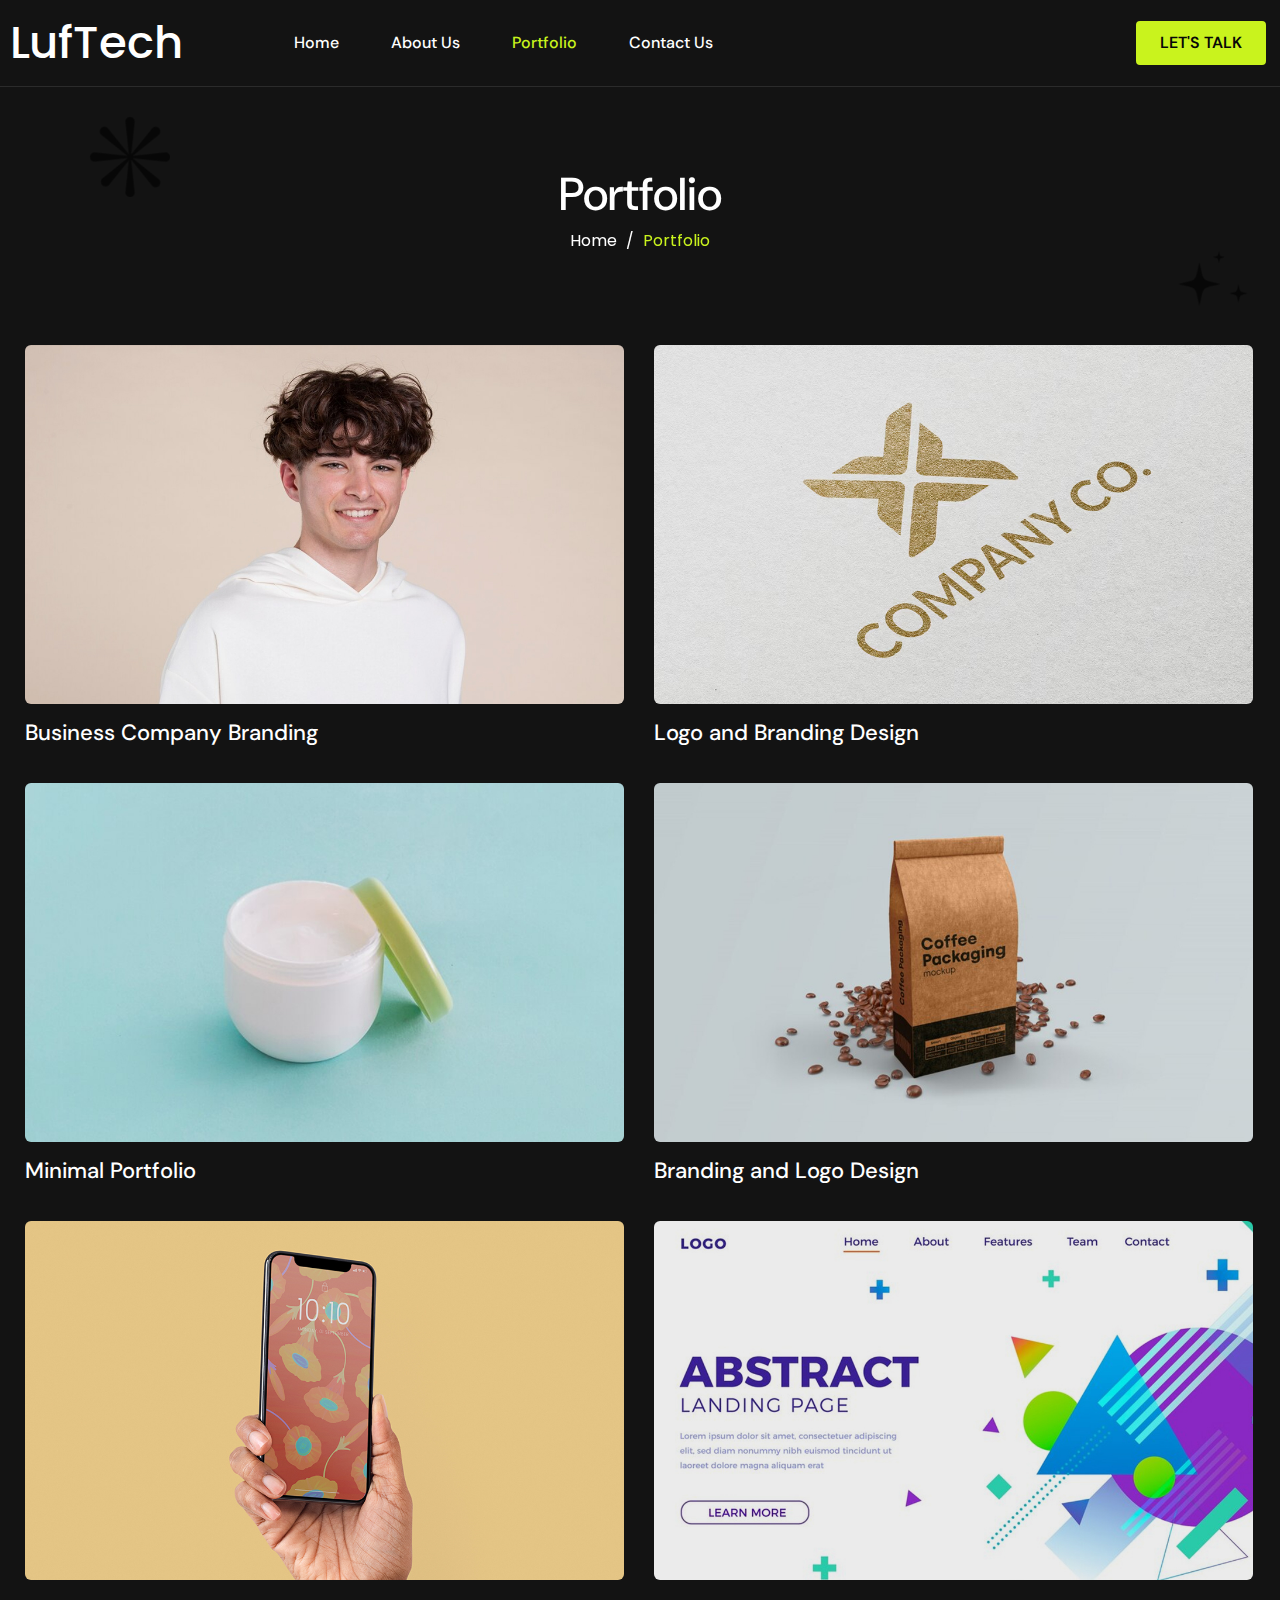
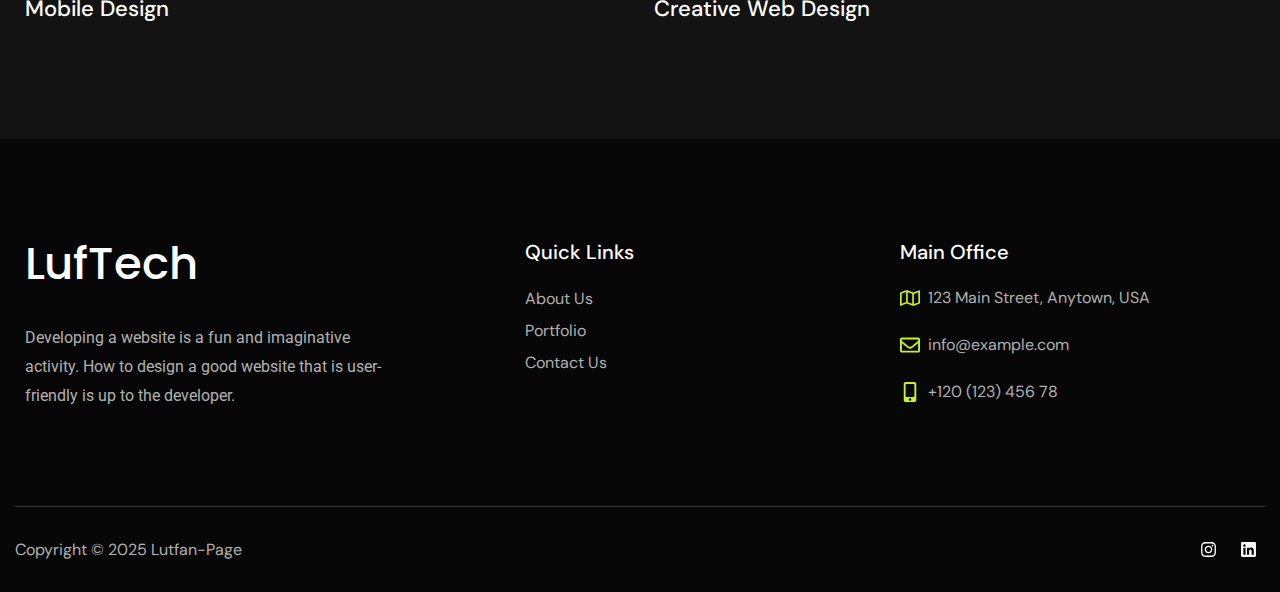
<file: portfolio/index.html>
<!DOCTYPE html>
<html lang="en-US">
<head>
	<meta charset="UTF-8">
	<meta name="viewport" content="width=device-width, initial-scale=1.0, viewport-fit=cover">
		<title>Portfolio &#8211; Lutfan-Page</title>
<meta name="robots" content="max-image-preview:large">
<link rel="dns-prefetch" href="//fonts.googleapis.com">
<link rel="preconnect" href="https://fonts.gstatic.com/" crossorigin>
<link rel="alternate" type="application/rss+xml" title="Lutfan-Page &raquo; Feed" href="/feed/">
<link rel="alternate" type="application/rss+xml" title="Lutfan-Page &raquo; Comments Feed" href="/comments/feed/">
<script>
window._wpemojiSettings = {"baseUrl":"https:\/\/s.w.org\/images\/core\/emoji\/15.0.3\/72x72\/","ext":".png","svgUrl":"https:\/\/s.w.org\/images\/core\/emoji\/15.0.3\/svg\/","svgExt":".svg","source":{"concatemoji":"http:\/\/lfnprojek.xyz\/wp-includes\/js\/wp-emoji-release.min.js?ver=6.7.2"}};
/*! This file is auto-generated */
!function(i,n){var o,s,e;function c(e){try{var t={supportTests:e,timestamp:(new Date).valueOf()};sessionStorage.setItem(o,JSON.stringify(t))}catch(e){}}function p(e,t,n){e.clearRect(0,0,e.canvas.width,e.canvas.height),e.fillText(t,0,0);var t=new Uint32Array(e.getImageData(0,0,e.canvas.width,e.canvas.height).data),r=(e.clearRect(0,0,e.canvas.width,e.canvas.height),e.fillText(n,0,0),new Uint32Array(e.getImageData(0,0,e.canvas.width,e.canvas.height).data));return t.every(function(e,t){return e===r[t]})}function u(e,t,n){switch(t){case"flag":return n(e,"🏳️‍⚧️","🏳️​⚧️")?!1:!n(e,"🇺🇳","🇺​🇳")&&!n(e,"🏴󠁧󠁢󠁥󠁮󠁧󠁿","🏴​󠁧​󠁢​󠁥​󠁮​󠁧​󠁿");case"emoji":return!n(e,"🐦‍⬛","🐦​⬛")}return!1}function f(e,t,n){var r="undefined"!=typeof WorkerGlobalScope&&self instanceof WorkerGlobalScope?new OffscreenCanvas(300,150):i.createElement("canvas"),a=r.getContext("2d",{willReadFrequently:!0}),o=(a.textBaseline="top",a.font="600 32px Arial",{});return e.forEach(function(e){o[e]=t(a,e,n)}),o}function t(e){var t=i.createElement("script");t.src=e,t.defer=!0,i.head.appendChild(t)}"undefined"!=typeof Promise&&(o="wpEmojiSettingsSupports",s=["flag","emoji"],n.supports={everything:!0,everythingExceptFlag:!0},e=new Promise(function(e){i.addEventListener("DOMContentLoaded",e,{once:!0})}),new Promise(function(t){var n=function(){try{var e=JSON.parse(sessionStorage.getItem(o));if("object"==typeof e&&"number"==typeof e.timestamp&&(new Date).valueOf()<e.timestamp+604800&&"object"==typeof e.supportTests)return e.supportTests}catch(e){}return null}();if(!n){if("undefined"!=typeof Worker&&"undefined"!=typeof OffscreenCanvas&&"undefined"!=typeof URL&&URL.createObjectURL&&"undefined"!=typeof Blob)try{var e="postMessage("+f.toString()+"("+[JSON.stringify(s),u.toString(),p.toString()].join(",")+"));",r=new Blob([e],{type:"text/javascript"}),a=new Worker(URL.createObjectURL(r),{name:"wpTestEmojiSupports"});return void(a.onmessage=function(e){c(n=e.data),a.terminate(),t(n)})}catch(e){}c(n=f(s,u,p))}t(n)}).then(function(e){for(var t in e)n.supports[t]=e[t],n.supports.everything=n.supports.everything&&n.supports[t],"flag"!==t&&(n.supports.everythingExceptFlag=n.supports.everythingExceptFlag&&n.supports[t]);n.supports.everythingExceptFlag=n.supports.everythingExceptFlag&&!n.supports.flag,n.DOMReady=!1,n.readyCallback=function(){n.DOMReady=!0}}).then(function(){return e}).then(function(){var e;n.supports.everything||(n.readyCallback(),(e=n.source||{}).concatemoji?t(e.concatemoji):e.wpemoji&&e.twemoji&&(t(e.twemoji),t(e.wpemoji)))}))}((window,document),window._wpemojiSettings);
</script>
<style id="wp-emoji-styles-inline-css">img.wp-smiley, img.emoji {
		display: inline !important;
		border: none !important;
		box-shadow: none !important;
		height: 1em !important;
		width: 1em !important;
		margin: 0 0.07em !important;
		vertical-align: -0.1em !important;
		background: none !important;
		padding: 0 !important;
	}</style>
<link rel="stylesheet" id="contact-form-7-css" href="/wp-content/plugins/contact-form-7/includes/css/styles.css?ver=6.0.5" media="all">
<link rel="stylesheet" id="elementor-frontend-css" href="/wp-content/plugins/elementor/assets/css/frontend.min.css?ver=3.28.3" media="all">
<link rel="stylesheet" id="elementor-post-10-css" href="/wp-content/uploads/elementor/css/post-10.css?ver=1744357369" media="all">
<link rel="stylesheet" id="e-animation-fadeInUp-css" href="/wp-content/plugins/elementor/assets/lib/animations/styles/fadeInUp.min.css?ver=3.28.3" media="all">
<link rel="stylesheet" id="elementor-post-30-css" href="/wp-content/uploads/elementor/css/post-30.css?ver=1744357964" media="all">
<link rel="stylesheet" id="widget-heading-css" href="/wp-content/plugins/elementor/assets/css/widget-heading.min.css?ver=3.28.3" media="all">
<link rel="stylesheet" id="elementor-post-1365-css" href="/wp-content/uploads/elementor/css/post-1365.css?ver=1744357370" media="all">
<link rel="stylesheet" id="spexo-elementor-addons-1365-css" href="/wp-content/uploads/spexo-addons/css/tmpcoder-1365.css?ver=1.0.20.1744319375" media="all">
<link rel="stylesheet" id="widget-icon-box-css" href="/wp-content/plugins/elementor/assets/css/widget-icon-box.min.css?ver=3.28.3" media="all">
<link rel="stylesheet" id="widget-social-icons-css" href="/wp-content/plugins/elementor/assets/css/widget-social-icons.min.css?ver=3.28.3" media="all">
<link rel="stylesheet" id="e-apple-webkit-css" href="/wp-content/plugins/elementor/assets/css/conditionals/apple-webkit.min.css?ver=3.28.3" media="all">
<link rel="stylesheet" id="elementor-post-869-css" href="/wp-content/uploads/elementor/css/post-869.css?ver=1744357370" media="all">
<link rel="stylesheet" id="spexo-elementor-addons-869-css" href="/wp-content/uploads/spexo-addons/css/tmpcoder-869.css?ver=1.0.20.1744319375" media="all">
<link rel="stylesheet" id="tmpcoder-theme-css" href="/wp-content/themes/spexo/assets/css/tmpcoder-theme.min.css?ver=2.0.2" media="">
<link rel="stylesheet" id="tmpcoder-style-css" href="/wp-content/themes/spexo/assets/css/style.min.css?ver=2.0.2" media="all">
<link rel="stylesheet" id="tmpcoder-wc-style-css" href="/wp-content/themes/spexo/assets/css/tmpcoder-wc-style.min.css?ver=2.0.2" media="">
<link rel="preload" as="style" href="https://fonts.googleapis.com/css?family=DM%20Sans:100,200,300,400,500,600,700,800,900,100italic,200italic,300italic,400italic,500italic,600italic,700italic,800italic,900italic&#038;display=swap&#038;ver=1744252875">
<link rel="stylesheet" href="https://fonts.googleapis.com/css?family=DM%20Sans:100,200,300,400,500,600,700,800,900,100italic,200italic,300italic,400italic,500italic,600italic,700italic,800italic,900italic&#038;display=swap&#038;ver=1744252875" media="print" onload="this.media='all'">
<noscript><link rel="stylesheet" href="https://fonts.googleapis.com/css?family=DM%20Sans:100,200,300,400,500,600,700,800,900,100italic,200italic,300italic,400italic,500italic,600italic,700italic,800italic,900italic&#038;display=swap&#038;ver=1744252875"></noscript>
<link rel="stylesheet" id="spexo-elementor-addons-30-css" href="/wp-content/uploads/spexo-addons/css/tmpcoder-30.css?ver=1.0.20.1744319375" media="all">
<link rel="stylesheet" id="tmpcoder-animations-css-css" href="/wp-content/plugins/sastra-essential-addons-for-elementor/assets/css/lib/animations/tmpcoder-animations.min.css?ver=1.0.20" media="all">
<link rel="stylesheet" id="elementor-icons-css" href="/wp-content/plugins/elementor/assets/lib/eicons/css/elementor-icons.min.css?ver=5.36.0" media="all">
<link rel="stylesheet" id="tmpcoder-woo-grid-css-css" href="/wp-content/plugins/sastra-essential-addons-for-elementor/assets/grid-widgets/frontend.min.css?ver=1.0.20" media="all">
<link rel="stylesheet" id="tmpcoder-link-animations-css-css" href="/wp-content/plugins/sastra-essential-addons-for-elementor/assets/grid-widgets/lib/tmpcoder-link-animations.min.css?ver=1.0.20" media="all">
<link rel="stylesheet" id="tmpcoder-button-animations-css-css" href="/wp-content/plugins/sastra-essential-addons-for-elementor/assets/grid-widgets/lib/button-animations.min.css?ver=1.0.20" media="all">
<link rel="stylesheet" id="tmpcoder-loading-animations-css-css" href="/wp-content/plugins/sastra-essential-addons-for-elementor/assets/grid-widgets/lib/loading-animations.min.css?ver=1.0.20" media="all">
<link rel="stylesheet" id="font-awesome-5-all-css" href="/wp-content/plugins/elementor/assets/lib/font-awesome/css/all.min.css?ver=1.0.20" media="all">
<link rel="stylesheet" id="animations-css" href="/wp-content/plugins/elementor/assets/lib/animations/animations.min.css?ver=1.0.20" media="all">
<link rel="stylesheet" id="tmpcoder-frontend-style-css" href="/wp-content/plugins/sastra-essential-addons-for-elementor/assets/css/frontend.min.css?ver=1.0.20" media="">
<style id="tmpcoder-frontend-global-options-inline-css">h1,.entry-content h1,h1.elementor-heading-title {font-size: var(--heading1-font-size);font-family: var(--heading1-font-family);font-weight: var(--heading1-font-weight);color: var(--heading1-text-color);line-height: var(--heading1-line-height);text-transform: var(--heading1-text-transform); letter-spacing: var(--heading1-letter-spacing); }h2,.entry-content h2,h2.elementor-heading-title {font-size: var(--heading2-font-size); font-family: var(--heading2-font-family);font-weight: var(--heading2-font-weight);color: var(--heading2-text-color);line-height: var(--heading2-line-height);text-transform: var(--heading2-text-transform); letter-spacing: var(--heading2-letter-spacing); }h3,.entry-content h3,h3.elementor-heading-title {font-size: var(--heading3-font-size); font-family: var(--heading3-font-family);font-weight: var(--heading3-font-weight);color: var(--heading3-text-color);line-height: var(--heading3-line-height);text-transform: var(--heading3-text-transform); letter-spacing: var(--heading3-letter-spacing); }h4,.entry-content h4,h4.elementor-heading-title {font-size: var(--heading4-font-size); font-family: var(--heading4-font-family);font-weight: var(--heading4-font-weight);color: var(--heading4-text-color);line-height: var(--heading4-line-height);text-transform: var(--heading4-text-transform); letter-spacing: var(--heading4-letter-spacing); }h5,.entry-content h5,h5.elementor-heading-title {font-size: var(--heading5-font-size); font-family: var(--heading5-font-family);font-weight: var(--heading5-font-weight);color: var(--heading5-text-color);line-height: var(--heading5-line-height);text-transform: var(--heading5-text-transform); letter-spacing: var(--heading5-letter-spacing); }h6,.entry-content h6,h6.elementor-heading-title {font-size: var(--heading6-font-size); font-family: var(--heading6-font-family);font-weight: var(--heading6-font-weight);color: var(--heading6-text-color);line-height: var(--heading6-line-height);text-transform: var(--heading6-text-transform); letter-spacing: var(--heading6-letter-spacing); }.elementor-button-wrapper .elementor-button,.elementor-widget-tmpcoder-button .tmpcoder-button,.elementor-widget-tmpcoder-dual-button .tmpcoder-dual-button .tmpcoder-button-a,.elementor-widget-tmpcoder-dual-button .tmpcoder-dual-button .tmpcoder-button-b {color:var(--button-text-color); background-color:var(--theme-button-background);border-color:var(--button-border-color);border-style:var(--button-border-type);border-top-width: var(--button-border-top);border-right-width:var(--button-border-right);border-bottom-width:var(--button-border-bottom);border-left-width:var(--button-border-left);font-family:var(--button-font-family); font-weight:var(--button-font-weight); text-align:var(--button-text-align); text-transform:var(--button-text-transform); font-size:var(--button-font-size); line-height:var(--button-line-height); letter-spacing:var(--button-letter-spacing); border-radius:var(--button-border-radius); padding-top:var(--button-padding-top);padding-right:var(--button-padding-right);padding-left:var(--button-padding-left);padding-bottom:var(--button-padding-bottom);}.elementor-widget-tmpcoder-button .tmpcoder-button:after{padding-top:var(--button-padding-top);padding-right:var(--button-padding-right);padding-left:var(--button-padding-left);padding-bottom:var(--button-padding-bottom);}.elementor-widget-tmpcoder-button .tmpcoder-button .tmpcoder-button-icon{fill:var(--button-text-color);}.elementor .elementor-widget-tmpcoder-button .tmpcoder-button-text,.elementor-widget-tmpcoder-dual-button .tmpcoder-dual-button .tmpcoder-button-a .tmpcoder-button-text-a,.elementor-widget-tmpcoder-dual-button .tmpcoder-dual-button .tmpcoder-button-b .tmpcoder-button-text-b {font-size: unset;font-weight: unset;}.elementor-widget-tmpcoder-button .tmpcoder-button-none:hover,.elementor-widget-tmpcoder-button [class*="elementor-animation"]:hover,.elementor-widget-tmpcoder-button .tmpcoder-button::before,.elementor-widget-tmpcoder-button .tmpcoder-button::after,.elementor-widget-tmpcoder-dual-button .tmpcoder-dual-button .tmpcoder-button-none:hover,.elementor-widget-tmpcoder-dual-button .tmpcoder-dual-button [class*="elementor-animation"]:hover,.elementor-widget-tmpcoder-dual-button .tmpcoder-dual-button .tmpcoder-button-effect::before,.elementor-widget-tmpcoder-dual-button .tmpcoder-dual-button .tmpcoder-button-effect::after {background-color: unset;}.elementor-button-wrapper .elementor-button:hover,.elementor-widget-tmpcoder-button .tmpcoder-button:hover {background-color:var(--theme-button-background-hover);border-color:var(--button-border-hover-color);color: var(--button-text-hover-color);border-style:var(--button-border-hover-type);border-top-width: var(--button-border-hover-top);border-right-width:var(--button-border-hover-right);border-bottom-width:var(--button-border-hover-bottom);border-left-width:var(--button-border-hover-left);}.elementor-widget-tmpcoder-button .tmpcoder-button:hover:after{}.elementor-widget-tmpcoder-button .tmpcoder-button:hover .tmpcoder-button-icon{fill:var(--button-text-hover-color);}@media (max-width: 1025px) {body {font-size: var(--theme-font-size-tablet);line-height: var(--theme-line-height-tablet);letter-spacing: var(--theme-letter-spacing-tablet)}h1,.entry-content h1,h1.elementor-heading-title {font-size: var(--heading1-font-size-tablet);line-height: var(--heading1-line-height-tablet);letter-spacing: var(--heading1-letter-spacing-tablet); }h2,.entry-content h2,h2.elementor-heading-title {font-size: var(--heading2-font-size-tablet);line-height: var(--heading2-line-height-tablet);letter-spacing: var(--heading2-letter-spacing-tablet); }h3,.entry-content h3,h3.elementor-heading-title {font-size: var(--heading3-font-size-tablet);line-height: var(--heading3-line-height-tablet);letter-spacing: var(--heading3-letter-spacing-tablet); }h4,.entry-content h4,h4.elementor-heading-title {font-size: var(--heading4-font-size-tablet);line-height: var(--heading4-line-height-tablet);letter-spacing: var(--heading4-letter-spacing-tablet); }h5,.entry-content h5,h5.elementor-heading-title {font-size: var(--heading5-font-size-tablet);line-height: var(--heading5-line-height-tablet);letter-spacing: var(--heading5-letter-spacing-tablet); }h6,.entry-content h6,h6.elementor-heading-title {font-size: var(--heading6-font-size-tablet);line-height: var(--heading6-line-height-tablet);letter-spacing: var(--heading6-letter-spacing-tablet); }button,.elementor-button-wrapper .elementor-button,.elementor-widget-tmpcoder-button .tmpcoder-button,.elementor-widget-tmpcoder-dual-button .tmpcoder-dual-button .tmpcoder-button-a,.elementor-widget-tmpcoder-dual-button .tmpcoder-dual-button .tmpcoder-button-b { font-size:var(--button-font-size-tablet); line-height:var(--button-line-height-tablet); letter-spacing:var(--button-letter-spacing-tablet); padding-top:var(--button-tablet-padding-top);padding-right:var(--button-tablet-padding-right);padding-left:var(--button-tablet-padding-left);padding-bottom:var(--button-tablet-padding-bottom);}.tmpcoder-navigation-menu__align-tablet-center nav ul {display: grid;text-align: center;align-items: center;justify-content: center!important;}.tmpcoder-navigation-menu__align-tablet-right nav ul {display: grid;text-align: right;align-items: right;justify-content: right!important;}.tmpcoder-navigation-menu__align-tablet-left nav ul {display: grid;text-align: left;align-items: left;justify-content: left!important;}}@media (max-width: 768px) {body {font-size: var(--theme-font-size-mobile);line-height: var(--theme-line-height-mobile);letter-spacing: var(--theme-letter-spacing-mobile)}h1,.entry-content h1,h1.elementor-heading-title {font-size: var(--heading1-font-size-mobile);line-height: var(--heading1-line-height-mobile);letter-spacing: var(--heading1-letter-spacing-mobile); }h2,.entry-content h2,h2.elementor-heading-title {font-size: var(--heading2-font-size-mobile);line-height: var(--heading2-line-height-mobile);letter-spacing: var(--heading2-letter-spacing-mobile); }h3,.entry-content h3,h3.elementor-heading-title {font-size: var(--heading3-font-size-mobile);line-height: var(--heading3-line-height-mobile);letter-spacing: var(--heading3-letter-spacing-mobile); }h4,.entry-content h4,h4.elementor-heading-title {font-size: var(--heading4-font-size-mobile);line-height: var(--heading4-line-height-mobile);letter-spacing: var(--heading4-letter-spacing-mobile); }h5,.entry-content h5,h5.elementor-heading-title {font-size: var(--heading5-font-size-mobile);line-height: var(--heading5-line-height-mobile);letter-spacing: var(--heading5-letter-spacing-mobile); }h6,.entry-content h6,h6.elementor-heading-title {font-size: var(--heading6-font-size-mobile);line-height: var(--heading6-line-height-mobile);letter-spacing: var(--heading6-letter-spacing-mobile); }button,.elementor-button-wrapper .elementor-button,.elementor-widget-tmpcoder-button .tmpcoder-button,.elementor-widget-tmpcoder-dual-button .tmpcoder-dual-button .tmpcoder-button-a,.elementor-widget-tmpcoder-dual-button .tmpcoder-dual-button .tmpcoder-button-b { font-size:var(--button-font-size-mobile); line-height:var(--button-line-height-mobile); letter-spacing:var(--button-letter-spacing-mobile); padding-top:var(--button-mobile-padding-top);padding-right:var(--button-mobile-padding-right);padding-left:var(--button-mobile-padding-left);padding-bottom:var(--button-mobile-padding-bottom);}.tmpcoder-navigation-menu__align-mobile-center nav ul {display: grid;text-align: center;align-items: center;justify-content: center!important;}.tmpcoder-navigation-menu__align-mobile-right nav ul {display: grid;text-align: right;align-items: right;justify-content: right!important;}.tmpcoder-navigation-menu__align-mobile-left nav ul {display: grid;text-align: left;align-items: left;justify-content: left!important;}}.wp-block-button .wp-block-button__link,.elementor-button-wrapper .elementor-button,.elementor-button-wrapper .elementor-button:visited {color:var(--button-text-color);fill:var(--button-text-color);},.elementor-button:hover{color:var(--button-text-hover-color);fill:var(--button-text-hover-color);}</style>
<style id="tmpcoder-theme-variable-inline-css">:root, .editor-styles-wrapper {
--tmpcoder-container-width: 1200px;
--tmpcoder-tablet-container-width: 1024px;
--tmpcoder-mobile-container-width: 767px;
--theme-primary-color:#131313;
--theme-secondary-color:#070707;
--theme-accent-color:#FFFFFF;
--theme-background-color:#131313;
--theme-button-background:#C9F31D;
--theme-button-background-hover:#070707;
--theme-link-color:#B1B1B1;
--theme-link-hover-color:#C9F31D;
--theme-global-border-color:#393939;
--theme-global-color-1:#FFFFFF;
--theme-global-color-2:#FFFFFF;
--theme-global-color-3:#FFFFFF;
--theme-global-color-4:#ffffff;
--theme-font-family:DM Sans;
--theme-font-weight:400;
--theme-font-size:16px;
--theme-line-height:29px;
--theme-letter-spacing:0px;
--theme-font-size-tablet:16px;
--theme-line-height-tablet:29px;
--theme-letter-spacing-tablet:0px;
--theme-font-size-mobile:14px;
--theme-line-height-mobile:24px;
--theme-letter-spacing-mobile:0px;
--theme-text-color:#b1b1b1;
--heading1-font-family:DM Sans;
--heading1-font-weight:500;
--heading1-font-style: normal;
--heading1-text-align: initial;
--heading1-text-transform: initial;
--heading1-font-size:60px;
--heading1-line-height:54px;
--heading1-letter-spacing:0px;
--heading1-text-color:#ffffff;
--heading2-font-family:DM Sans;
--heading2-font-weight:500;
--heading2-font-style: normal;
--heading2-text-align: initial;
--heading2-text-transform: initial;
--heading2-font-size:45px;
--heading2-line-height:50px;
--heading2-letter-spacing:0px;
--heading2-text-color:#ffffff;
--heading3-font-family:DM Sans;
--heading3-font-weight:500;
--heading3-font-style: normal;
--heading3-text-align: initial;
--heading3-text-transform: initial;
--heading3-font-size:40px;
--heading3-line-height:46px;
--heading3-letter-spacing:0px;
--heading3-text-color:#ffffff;
--heading4-font-family:DM Sans;
--heading4-font-weight:500;
--heading4-font-style: normal;
--heading4-text-align: initial;
--heading4-text-transform: initial;
--heading4-font-size:35px;
--heading4-line-height:40px;
--heading4-letter-spacing:0px;
--heading4-text-color:#ffffff;
--heading5-font-family:DM Sans;
--heading5-font-weight:500;
--heading5-font-style: normal;
--heading5-text-align: initial;
--heading5-text-transform: initial;
--heading5-font-size:30px;
--heading5-line-height:36px;
--heading5-letter-spacing:0px;
--heading5-text-color:#ffffff;
--heading6-font-family:DM Sans;
--heading6-font-weight:500;
--heading6-font-style: normal;
--heading6-text-align: initial;
--heading6-text-transform: initial;
--heading6-font-size:20px;
--heading6-line-height:26px;
--heading6-letter-spacing:0px;
--heading6-text-color:#ffffff;
--heading1-font-size-tablet:46px;
--heading1-line-height-tablet:50px;
--heading1-letter-spacing-tablet:0px;
--heading2-font-size-tablet:38px;
--heading2-line-height-tablet:45px;
--heading2-letter-spacing-tablet:0px;
--heading3-font-size-tablet:36px;
--heading3-line-height-tablet:41px;
--heading3-letter-spacing-tablet:0px;
--heading4-font-size-tablet:32px;
--heading4-line-height-tablet:36px;
--heading4-letter-spacing-tablet:0px;
--heading5-font-size-tablet:26px;
--heading5-line-height-tablet:30px;
--heading5-letter-spacing-tablet:0px;
--heading6-font-size-tablet:20px;
--heading6-line-height-tablet:26px;
--heading6-letter-spacing-tablet:0px;
--heading1-font-size-mobile:38px;
--heading1-line-height-mobile:44px;
--heading1-letter-spacing-mobile:0px;
--heading2-font-size-mobile:30px;
--heading2-line-height-mobile:40px;
--heading2-letter-spacing-mobile:0px;
--heading3-font-size-mobile:26px;
--heading3-line-height-mobile:29px;
--heading3-letter-spacing-mobile:0px;
--heading4-font-size-mobile:24px;
--heading4-line-height-mobile:27px;
--heading4-letter-spacing-mobile:0px;
--heading5-font-size-mobile:22px;
--heading5-line-height-mobile:27px;
--heading5-letter-spacing-mobile:0px;
--heading6-font-size-mobile:18px;
--heading6-line-height-mobile:22px;
--heading6-letter-spacing-mobile:0px;
--button-font-family:DM Sans;
--button-font-weight:600;
--button-text-align: initial;
--button-text-transform:uppercase;
--button-font-size:16px;
--button-line-height:20px;
--button-letter-spacing:0px;
--button-text-color:#070707;
--button-text-hover-color:#C9F31D;
--button-border-radius:4px;
--button-padding-top:11px;
--button-padding-right:25px;
--button-padding-bottom:11px;
--button-padding-left:25px;
--button-border-color:#c9f31d;
--button-border-hover-color:#c9f31d;
--button-border-type:solid;
--button-border-top:2px;
--button-border-right:2px;
--button-border-bottom:2px;
--button-border-left:2px;
--button-border-hover-type:solid;
--button-border-hover-top:2px;
--button-border-hover-right:2px;
--button-border-hover-bottom:2px;
--button-border-hover-left:2px;
--button-font-size-tablet:16px;
--button-line-height-tablet:20px;
--button-letter-spacing-tablet:0px;
--button-tablet-padding-top:11px;
--button-tablet-padding-right:25px;
--button-tablet-padding-bottom:11px;
--button-tablet-padding-left:25px;
--button-font-size-mobile:16px;
--button-line-height-mobile:20px;
--button-letter-spacing-mobile:0px;
--button-mobile-padding-top:11px;
--button-mobile-padding-right:25px;
--button-mobile-padding-bottom:11px;
--button-mobile-padding-left:25px;
}</style>
<style id="tmpcoder-elementor-globle-variables-inline-css">:root{--e-global-color-tmpcoderprimarycolor:#131313;--e-global-color-tmpcodersecondarycolor:#070707;--e-global-color-tmpcoderaccentcolor:#FFFFFF;--e-global-color-tmpcoderbodybackgroundcolor:#FFFFFF;--e-global-color-tmpcoderthemecolor1:#FFFFFF;--e-global-color-tmpcoderthemecolor2:#FFFFFF;--e-global-color-tmpcoderthemecolor4:#131313;--e-global-color-tmpcoderlinkcolor:#B1B1B1;--e-global-color-tmpcoderlinkhovercolor:#C9F31D;--e-global-color-tmpcoderglobalbordercolor:#393939;--e-global-color-tmpcodersitefontscolor:#b1b1b1;--e-global-color-tmpcoderbuttonfontscolor:#070707;--e-global-color-tmpcoderbuttonfontshovercolor:#C9F31D;--e-global-color-tmpcoderbuttonbackgroundcolor:#C9F31D;--e-global-color-tmpcoderbuttonbackgroundhovercolor:#070707;--e-global-color-tmpcoderbuttonbordercolor:#c9f31d;--e-global-color-tmpcoderbuttonborderhovercolor:#c9f31d;}</style>
<link rel="stylesheet" id="elementor-gf-local-roboto-css" href="/wp-content/uploads/elementor/google-fonts/css/roboto.css?ver=1744251928" media="all">
<link rel="stylesheet" id="elementor-gf-local-robotoslab-css" href="/wp-content/uploads/elementor/google-fonts/css/robotoslab.css?ver=1744251940" media="all">
<link rel="stylesheet" id="elementor-gf-local-poppins-css" href="/wp-content/uploads/elementor/google-fonts/css/poppins.css?ver=1744254148" media="all">
<script src="/wp-includes/js/jquery/jquery.min.js?ver=3.7.1" id="jquery-core-js"></script>
<script src="/wp-includes/js/jquery/jquery-migrate.min.js?ver=3.4.1" id="jquery-migrate-js"></script>
<script src="/wp-content/plugins/sastra-essential-addons-for-elementor/assets/js/utils.min.js?ver=1.0.20" id="tmpcoder-redirect-url-utils-script-js"></script>
<link rel="https://api.w.org/" href="/wp-json/">
<link rel="alternate" title="JSON" type="application/json" href="/wp-json/wp/v2/pages/30">
<link rel="EditURI" type="application/rsd+xml" title="RSD" href="/xmlrpc.php?rsd">
<meta name="generator" content="WordPress 6.7.2">
<link rel="canonical" href="/portfolio/">
<link rel="shortlink" href="/?p=30">
<link rel="alternate" title="oEmbed (JSON)" type="application/json+oembed" href="/wp-json/oembed/1.0/embed?url=https%3A%2F%2F%2Fportfolio%2F">
<link rel="alternate" title="oEmbed (XML)" type="text/xml+oembed" href="/wp-json/oembed/1.0/embed?url=https%3A%2F%2F%2Fportfolio%2F#038;format=xml">
<meta name="generator" content="Redux 4.5.7">
<meta name="generator" content="Elementor 3.28.3; features: e_font_icon_svg, additional_custom_breakpoints, e_local_google_fonts, e_element_cache; settings: css_print_method-external, google_font-enabled, font_display-swap">
			<style>.e-con.e-parent:nth-of-type(n+4):not(.e-lazyloaded):not(.e-no-lazyload),
				.e-con.e-parent:nth-of-type(n+4):not(.e-lazyloaded):not(.e-no-lazyload) * {
					background-image: none !important;
				}
				@media screen and (max-height: 1024px) {
					.e-con.e-parent:nth-of-type(n+3):not(.e-lazyloaded):not(.e-no-lazyload),
					.e-con.e-parent:nth-of-type(n+3):not(.e-lazyloaded):not(.e-no-lazyload) * {
						background-image: none !important;
					}
				}
				@media screen and (max-height: 640px) {
					.e-con.e-parent:nth-of-type(n+2):not(.e-lazyloaded):not(.e-no-lazyload),
					.e-con.e-parent:nth-of-type(n+2):not(.e-lazyloaded):not(.e-no-lazyload) * {
						background-image: none !important;
					}
				}</style>
			<link rel="icon" href="/wp-content/uploads/2024/01/favicon.png" sizes="32x32">
<link rel="icon" href="/wp-content/uploads/2024/01/favicon.png" sizes="192x192">
<link rel="apple-touch-icon" href="/wp-content/uploads/2024/01/favicon.png">
<meta name="msapplication-TileImage" content="/wp-content/uploads/2024/01/favicon.png">
</head>

<body class="page-template page-template-elementor_header_footer page page-id-30 wp-embed-responsive demo-03 no-sidebar elementor-default elementor-template-full-width elementor-kit-10 elementor-page elementor-page-30">

 <div class="tmpcoder-video-popup"></div> <div id="page-wrap">		<div data-elementor-type="wp-post" data-elementor-id="1365" class="elementor elementor-1365">
						<section data-tmpcoder-sticky-section="yes" data-tmpcoder-position-type="sticky" data-tmpcoder-position-offset="0" data-tmpcoder-position-location="top" data-tmpcoder-sticky-devices="mobile_sticky tablet_sticky desktop_sticky" data-tmpcoder-custom-breakpoints="" data-tmpcoder-active-breakpoints="mobile_sticky tablet_sticky desktop_sticky" data-tmpcoder-z-index="" data-tmpcoder-sticky-hide="" data-tmpcoder-replace-header="" data-tmpcoder-animation-duration="" data-tmpcoder-sticky-type="fixed" class="elementor-section elementor-top-section elementor-element elementor-element-2b3e6e4 elementor-section-content-middle tmpcoder-sticky-section-yes elementor-section-boxed elementor-section-height-default elementor-section-height-default tmpcoder-jarallax-no tmpcoder-parallax-no tmpcoder-particle-no" data-id="2b3e6e4" data-element_type="section" data-settings="{&quot;background_background&quot;:&quot;classic&quot;,&quot;position_offset&quot;:0,&quot;position_offset_tablet&quot;:0,&quot;position_offset_mobile&quot;:0}">
						<div class="elementor-container elementor-column-gap-default">
					<div class="elementor-column elementor-col-33 elementor-top-column elementor-element elementor-element-a116ba3" data-id="a116ba3" data-element_type="column">
			<div class="elementor-widget-wrap elementor-element-populated">
						<div class="elementor-element elementor-element-421fb97 elementor-widget elementor-widget-heading" data-id="421fb97" data-element_type="widget" data-widget_type="heading.default">
				<div class="elementor-widget-container">
					<h2 class="elementor-heading-title elementor-size-default"><a href="/">LufTech</a></h2>				</div>
				</div>
					</div>
		</div>
				<div class="elementor-column elementor-col-33 elementor-top-column elementor-element elementor-element-9ef249e" data-id="9ef249e" data-element_type="column">
			<div class="elementor-widget-wrap elementor-element-populated">
						<div class="elementor-element elementor-element-abff71f tmpcoder-main-nav-menu-align-center tmpcoder-main-nav-menu-align--tabletright elementor-widget__width-initial tmpcoder-main-nav-menu-align--mobileleft tmpcoder-pointer-underline tmpcoder-pointer-line-fx tmpcoder-pointer-fx-fade tmpcoder-sub-icon-caret-down tmpcoder-sub-menu-fx-fade tmpcoder-nav-menu-bp-mobile tmpcoder-mobile-menu-full-width tmpcoder-mobile-menu-item-align-center tmpcoder-mobile-toggle-v1 tmpcoder-sub-divider-yes tmpcoder-mobile-divider-yes elementor-widget elementor-widget-tmpcoder-nav-menu" data-id="abff71f" data-element_type="widget" data-settings="{&quot;menu_layout&quot;:&quot;horizontal&quot;}" data-widget_type="tmpcoder-nav-menu.default">
				<div class="elementor-widget-container">
					<nav class="tmpcoder-nav-menu-container tmpcoder-nav-menu-horizontal" data-trigger="hover"><ul id="menu-1-abff71f" class="tmpcoder-nav-menu">
<li class="menu-item menu-item-type-post_type menu-item-object-page menu-item-home menu-item-41"><a href="/" class="tmpcoder-menu-item tmpcoder-pointer-item">Home</a></li>
<li class="menu-item menu-item-type-post_type menu-item-object-page menu-item-40"><a href="/about-us/" class="tmpcoder-menu-item tmpcoder-pointer-item">About Us</a></li>
<li class="menu-item menu-item-type-post_type menu-item-object-page current-menu-item page_item page-item-30 current_page_item menu-item-38"><a href="/portfolio/" aria-current="page" class="tmpcoder-menu-item tmpcoder-pointer-item tmpcoder-active-menu-item">Portfolio</a></li>
<li class="menu-item menu-item-type-post_type menu-item-object-page menu-item-527"><a href="/contact-us/" class="tmpcoder-menu-item tmpcoder-pointer-item">Contact Us</a></li>
</ul></nav><nav class="tmpcoder-mobile-nav-menu-container"><div class="tmpcoder-mobile-toggle-wrap"><div class="tmpcoder-mobile-toggle">
<span class="tmpcoder-mobile-toggle-line"></span><span class="tmpcoder-mobile-toggle-line"></span><span class="tmpcoder-mobile-toggle-line"></span>
</div></div>
<ul id="mobile-menu-2-abff71f" class="tmpcoder-mobile-nav-menu">
<li class="menu-item menu-item-type-post_type menu-item-object-page menu-item-home menu-item-41"><a href="/" class="tmpcoder-mobile-menu-item">Home</a></li>
<li class="menu-item menu-item-type-post_type menu-item-object-page menu-item-40"><a href="/about-us/" class="tmpcoder-mobile-menu-item">About Us</a></li>
<li class="menu-item menu-item-type-post_type menu-item-object-page current-menu-item page_item page-item-30 current_page_item menu-item-38"><a href="/portfolio/" aria-current="page" class="tmpcoder-mobile-menu-item tmpcoder-active-menu-item">Portfolio</a></li>
<li class="menu-item menu-item-type-post_type menu-item-object-page menu-item-527"><a href="/contact-us/" class="tmpcoder-mobile-menu-item">Contact Us</a></li>
</ul></nav>				</div>
				</div>
					</div>
		</div>
				<div class="elementor-column elementor-col-33 elementor-top-column elementor-element elementor-element-52c036c" data-id="52c036c" data-element_type="column">
			<div class="elementor-widget-wrap elementor-element-populated">
						<div class="elementor-element elementor-element-29fd0dd tmpcoder-offcanvas-align-right elementor-hidden-tablet elementor-hidden-mobile tmpcoder-offcanvas-entrance-animation-fade elementor-widget elementor-widget-tmpcoder-offcanvas" data-id="29fd0dd" data-element_type="widget" data-widget_type="tmpcoder-offcanvas.default">
				<div class="elementor-widget-container">
					
		<div class="tmpcoder-offcanvas-container" data-offcanvas-open="no">			<button class="tmpcoder-offcanvas-trigger">
													<span>Let&#039;s Talk</span>
							</button>

			<div class="tmpcoder-offcanvas-wrap tmpcoder-offcanvas-wrap-right">
				<div class="tmpcoder-offcanvas-content tmpcoder-offcanvas-content-right">
					<div class="tmpcoder-offcanvas-header">
						<span class="tmpcoder-close-offcanvas">
							<i class="fa fa-times" aria-hidden="true"></i>
						</span>
											</div>
							<div data-elementor-type="page" data-elementor-id="102" class="elementor elementor-102">
						<section class="elementor-section elementor-top-section elementor-element elementor-element-4e41236 elementor-section-content-middle elementor-section-boxed elementor-section-height-default elementor-section-height-default tmpcoder-jarallax-no tmpcoder-parallax-no tmpcoder-particle-no" data-id="4e41236" data-element_type="section" data-settings="{&quot;background_background&quot;:&quot;classic&quot;}">
						<div class="elementor-container elementor-column-gap-default">
					<div class="elementor-column elementor-col-100 elementor-top-column elementor-element elementor-element-83e7caa" data-id="83e7caa" data-element_type="column" data-settings="{&quot;background_background&quot;:&quot;classic&quot;}">
			<div class="elementor-widget-wrap elementor-element-populated">
						<div class="elementor-element elementor-element-274117b elementor-widget elementor-widget-image" data-id="274117b" data-element_type="widget" data-widget_type="image.default">
				<div class="elementor-widget-container">
															<img width="167" height="32" src="/wp-content/uploads/2024/01/logo.png" class="attachment-full size-full wp-image-8" alt="">															</div>
				</div>
				<div class="elementor-element elementor-element-7a740dd elementor-widget elementor-widget-heading" data-id="7a740dd" data-element_type="widget" data-widget_type="heading.default">
				<div class="elementor-widget-container">
					<h3 class="elementor-heading-title elementor-size-default">Unique Digital Ideas for Business
</h3>				</div>
				</div>
				<div class="elementor-element elementor-element-b52feca elementor-widget elementor-widget-text-editor" data-id="b52feca" data-element_type="widget" data-widget_type="text-editor.default">
				<div class="elementor-widget-container">
									Develop a blockchain-based loyalty program that offers secure and transparent rewards, fostering customer trust and creating a competitive edge in the market.								</div>
				</div>
				<div class="elementor-element elementor-element-b3130e8 elementor-widget elementor-widget-heading" data-id="b3130e8" data-element_type="widget" data-widget_type="heading.default">
				<div class="elementor-widget-container">
					<h3 class="elementor-heading-title elementor-size-default">Main Office</h3>				</div>
				</div>
				<div class="elementor-element elementor-element-82be69a elementor-position-left elementor-vertical-align-middle elementor-view-default elementor-mobile-position-top elementor-widget elementor-widget-icon-box" data-id="82be69a" data-element_type="widget" data-widget_type="icon-box.default">
				<div class="elementor-widget-container">
							<div class="elementor-icon-box-wrapper">

						<div class="elementor-icon-box-icon">
				<span class="elementor-icon">
				<svg aria-hidden="true" class="e-font-icon-svg e-far-map" viewbox="0 0 576 512" xmlns="http://www.w3.org/2000/svg"><path d="M560.02 32c-1.96 0-3.98.37-5.96 1.16L384.01 96H384L212 35.28A64.252 64.252 0 0 0 191.76 32c-6.69 0-13.37 1.05-19.81 3.14L20.12 87.95A32.006 32.006 0 0 0 0 117.66v346.32C0 473.17 7.53 480 15.99 480c1.96 0 3.97-.37 5.96-1.16L192 416l172 60.71a63.98 63.98 0 0 0 40.05.15l151.83-52.81A31.996 31.996 0 0 0 576 394.34V48.02c0-9.19-7.53-16.02-15.98-16.02zM224 90.42l128 45.19v285.97l-128-45.19V90.42zM48 418.05V129.07l128-44.53v286.2l-.64.23L48 418.05zm480-35.13l-128 44.53V141.26l.64-.24L528 93.95v288.97z"></path></svg>				</span>
			</div>
			
						<div class="elementor-icon-box-content">

									<span class="elementor-icon-box-title">
						<span>
							123 Main Street, Anytown, USA 						</span>
					</span>
				
				
			</div>
			
		</div>
						</div>
				</div>
				<div class="elementor-element elementor-element-b36d189 elementor-position-left elementor-vertical-align-middle elementor-view-default elementor-mobile-position-top elementor-widget elementor-widget-icon-box" data-id="b36d189" data-element_type="widget" data-widget_type="icon-box.default">
				<div class="elementor-widget-container">
							<div class="elementor-icon-box-wrapper">

						<div class="elementor-icon-box-icon">
				<a href="mailto:info@example.com" class="elementor-icon" aria-label="info@example.com">
				<svg aria-hidden="true" class="e-font-icon-svg e-far-envelope" viewbox="0 0 512 512" xmlns="http://www.w3.org/2000/svg"><path d="M464 64H48C21.49 64 0 85.49 0 112v288c0 26.51 21.49 48 48 48h416c26.51 0 48-21.49 48-48V112c0-26.51-21.49-48-48-48zm0 48v40.805c-22.422 18.259-58.168 46.651-134.587 106.49-16.841 13.247-50.201 45.072-73.413 44.701-23.208.375-56.579-31.459-73.413-44.701C106.18 199.465 70.425 171.067 48 152.805V112h416zM48 400V214.398c22.914 18.251 55.409 43.862 104.938 82.646 21.857 17.205 60.134 55.186 103.062 54.955 42.717.231 80.509-37.199 103.053-54.947 49.528-38.783 82.032-64.401 104.947-82.653V400H48z"></path></svg>				</a>
			</div>
			
						<div class="elementor-icon-box-content">

									<span class="elementor-icon-box-title">
						<a href="mailto:info@example.com">
							info@example.com						</a>
					</span>
				
				
			</div>
			
		</div>
						</div>
				</div>
				<div class="elementor-element elementor-element-51a4c5b elementor-position-left elementor-vertical-align-middle elementor-view-default elementor-mobile-position-top elementor-widget elementor-widget-icon-box" data-id="51a4c5b" data-element_type="widget" data-widget_type="icon-box.default">
				<div class="elementor-widget-container">
							<div class="elementor-icon-box-wrapper">

						<div class="elementor-icon-box-icon">
				<a href="tel:+12012345678" class="elementor-icon" aria-label="+120 (123) 456 78">
				<svg aria-hidden="true" class="e-font-icon-svg e-fas-mobile-alt" viewbox="0 0 320 512" xmlns="http://www.w3.org/2000/svg"><path d="M272 0H48C21.5 0 0 21.5 0 48v416c0 26.5 21.5 48 48 48h224c26.5 0 48-21.5 48-48V48c0-26.5-21.5-48-48-48zM160 480c-17.7 0-32-14.3-32-32s14.3-32 32-32 32 14.3 32 32-14.3 32-32 32zm112-108c0 6.6-5.4 12-12 12H60c-6.6 0-12-5.4-12-12V60c0-6.6 5.4-12 12-12h200c6.6 0 12 5.4 12 12v312z"></path></svg>				</a>
			</div>
			
						<div class="elementor-icon-box-content">

									<span class="elementor-icon-box-title">
						<a href="tel:+12012345678">
							+120 (123) 456 78						</a>
					</span>
				
				
			</div>
			
		</div>
						</div>
				</div>
				<div class="elementor-element elementor-element-960e520 elementor-widget elementor-widget-heading" data-id="960e520" data-element_type="widget" data-widget_type="heading.default">
				<div class="elementor-widget-container">
					<h3 class="elementor-heading-title elementor-size-default">Follow Us</h3>				</div>
				</div>
				<div class="elementor-element elementor-element-50b18b7 elementor-shape-circle e-grid-align-left elementor-grid-0 elementor-widget elementor-widget-social-icons" data-id="50b18b7" data-element_type="widget" data-widget_type="social-icons.default">
				<div class="elementor-widget-container">
							<div class="elementor-social-icons-wrapper elementor-grid">
							<span class="elementor-grid-item">
					<a class="elementor-icon elementor-social-icon elementor-social-icon-facebook elementor-repeater-item-1cfdef5" target="_blank">
						<span class="elementor-screen-only">Facebook</span>
						<svg class="e-font-icon-svg e-fab-facebook" viewbox="0 0 512 512" xmlns="http://www.w3.org/2000/svg"><path d="M504 256C504 119 393 8 256 8S8 119 8 256c0 123.78 90.69 226.38 209.25 245V327.69h-63V256h63v-54.64c0-62.15 37-96.48 93.67-96.48 27.14 0 55.52 4.84 55.52 4.84v61h-31.28c-30.8 0-40.41 19.12-40.41 38.73V256h68.78l-11 71.69h-57.78V501C413.31 482.38 504 379.78 504 256z"></path></svg>					</a>
				</span>
							<span class="elementor-grid-item">
					<a class="elementor-icon elementor-social-icon elementor-social-icon-twitter elementor-repeater-item-c020a71" target="_blank">
						<span class="elementor-screen-only">Twitter</span>
						<svg class="e-font-icon-svg e-fab-twitter" viewbox="0 0 512 512" xmlns="http://www.w3.org/2000/svg"><path d="M459.37 151.716c.325 4.548.325 9.097.325 13.645 0 138.72-105.583 298.558-298.558 298.558-59.452 0-114.68-17.219-161.137-47.106 8.447.974 16.568 1.299 25.34 1.299 49.055 0 94.213-16.568 130.274-44.832-46.132-.975-84.792-31.188-98.112-72.772 6.498.974 12.995 1.624 19.818 1.624 9.421 0 18.843-1.3 27.614-3.573-48.081-9.747-84.143-51.98-84.143-102.985v-1.299c13.969 7.797 30.214 12.67 47.431 13.319-28.264-18.843-46.781-51.005-46.781-87.391 0-19.492 5.197-37.36 14.294-52.954 51.655 63.675 129.3 105.258 216.365 109.807-1.624-7.797-2.599-15.918-2.599-24.04 0-57.828 46.782-104.934 104.934-104.934 30.213 0 57.502 12.67 76.67 33.137 23.715-4.548 46.456-13.32 66.599-25.34-7.798 24.366-24.366 44.833-46.132 57.827 21.117-2.273 41.584-8.122 60.426-16.243-14.292 20.791-32.161 39.308-52.628 54.253z"></path></svg>					</a>
				</span>
							<span class="elementor-grid-item">
					<a class="elementor-icon elementor-social-icon elementor-social-icon-youtube elementor-repeater-item-ebe3fc6" target="_blank">
						<span class="elementor-screen-only">Youtube</span>
						<svg class="e-font-icon-svg e-fab-youtube" viewbox="0 0 576 512" xmlns="http://www.w3.org/2000/svg"><path d="M549.655 124.083c-6.281-23.65-24.787-42.276-48.284-48.597C458.781 64 288 64 288 64S117.22 64 74.629 75.486c-23.497 6.322-42.003 24.947-48.284 48.597-11.412 42.867-11.412 132.305-11.412 132.305s0 89.438 11.412 132.305c6.281 23.65 24.787 41.5 48.284 47.821C117.22 448 288 448 288 448s170.78 0 213.371-11.486c23.497-6.321 42.003-24.171 48.284-47.821 11.412-42.867 11.412-132.305 11.412-132.305s0-89.438-11.412-132.305zm-317.51 213.508V175.185l142.739 81.205-142.739 81.201z"></path></svg>					</a>
				</span>
							<span class="elementor-grid-item">
					<a class="elementor-icon elementor-social-icon elementor-social-icon-instagram elementor-repeater-item-b417253" target="_blank">
						<span class="elementor-screen-only">Instagram</span>
						<svg class="e-font-icon-svg e-fab-instagram" viewbox="0 0 448 512" xmlns="http://www.w3.org/2000/svg"><path d="M224.1 141c-63.6 0-114.9 51.3-114.9 114.9s51.3 114.9 114.9 114.9S339 319.5 339 255.9 287.7 141 224.1 141zm0 189.6c-41.1 0-74.7-33.5-74.7-74.7s33.5-74.7 74.7-74.7 74.7 33.5 74.7 74.7-33.6 74.7-74.7 74.7zm146.4-194.3c0 14.9-12 26.8-26.8 26.8-14.9 0-26.8-12-26.8-26.8s12-26.8 26.8-26.8 26.8 12 26.8 26.8zm76.1 27.2c-1.7-35.9-9.9-67.7-36.2-93.9-26.2-26.2-58-34.4-93.9-36.2-37-2.1-147.9-2.1-184.9 0-35.8 1.7-67.6 9.9-93.9 36.1s-34.4 58-36.2 93.9c-2.1 37-2.1 147.9 0 184.9 1.7 35.9 9.9 67.7 36.2 93.9s58 34.4 93.9 36.2c37 2.1 147.9 2.1 184.9 0 35.9-1.7 67.7-9.9 93.9-36.2 26.2-26.2 34.4-58 36.2-93.9 2.1-37 2.1-147.8 0-184.8zM398.8 388c-7.8 19.6-22.9 34.7-42.6 42.6-29.5 11.7-99.5 9-132.1 9s-102.7 2.6-132.1-9c-19.6-7.8-34.7-22.9-42.6-42.6-11.7-29.5-9-99.5-9-132.1s-2.6-102.7 9-132.1c7.8-19.6 22.9-34.7 42.6-42.6 29.5-11.7 99.5-9 132.1-9s102.7-2.6 132.1 9c19.6 7.8 34.7 22.9 42.6 42.6 11.7 29.5 9 99.5 9 132.1s2.7 102.7-9 132.1z"></path></svg>					</a>
				</span>
					</div>
						</div>
				</div>
					</div>
		</div>
					</div>
		</section>
				</div>
		<span class="tmpcoder-template-edit-btn" data-permalink="/?elementor_library=sidebar">Edit Template</span>				</div>
			</div>
		</div>
        
    				</div>
				</div>
					</div>
		</div>
					</div>
		</section>
				</div>
		<div class="page-content">		<div data-elementor-type="wp-page" data-elementor-id="30" class="elementor elementor-30">
				<div class="tmpcoder-parallax-multi-layer" scalar-speed="5" direction="no" style="overflow: hidden;">
<div data-depth="0.4" style-top="12%" style-left="7%" class="tmpcoder-parallax-ml-children elementor-repeater-item-8bbdfb5"><img decoding="async" src="/wp-content/uploads/2024/01/p2.png"></div>
<div data-depth="0.4" style-top="66%" style-left="92%" class="tmpcoder-parallax-ml-children elementor-repeater-item-c99f4b0"><img decoding="async" src="/wp-content/uploads/2024/01/p1.png"></div>
</div>		<section class="elementor-section elementor-top-section elementor-element elementor-element-b83d103 tmpcoder-parallax-yes elementor-section-boxed elementor-section-height-default elementor-section-height-default tmpcoder-particle-no tmpcoder-sticky-section-no" data-id="b83d103" data-element_type="section" data-settings="{&quot;background_background&quot;:&quot;classic&quot;}">
						<div class="elementor-container elementor-column-gap-default">
					<div class="elementor-column elementor-col-100 elementor-top-column elementor-element elementor-element-7a4fe44 elementor-invisible" data-id="7a4fe44" data-element_type="column" data-settings="{&quot;animation&quot;:&quot;fadeInUp&quot;}">
			<div class="elementor-widget-wrap elementor-element-populated">
						<div class="elementor-element elementor-element-34b5d5e elementor-widget-tablet__width-inherit elementor-widget elementor-widget-tmpcoder_breadcrumb" data-id="34b5d5e" data-element_type="widget" data-widget_type="tmpcoder_breadcrumb.default">
				<div class="elementor-widget-container">
					
        <div class="row">
            <div class="col-md-12">
                <div class="page-banner">
                    <h1 class="sub-banner-title yes">Portfolio</h1>
<label><a href="/">Home</a></label><span class="custom-delimiter">  /  </span><label class="current-item-name">Portfolio</label>
                </div>
            </div>
        </div>

        				</div>
				</div>
					</div>
		</div>
					</div>
		</section>
				<section class="elementor-section elementor-top-section elementor-element elementor-element-66fecd9 elementor-section-content-middle elementor-section-boxed elementor-section-height-default elementor-section-height-default tmpcoder-sticky-section-no" data-id="66fecd9" data-element_type="section" data-settings="{&quot;background_background&quot;:&quot;classic&quot;}">
						<div class="elementor-container elementor-column-gap-default">
					<div class="elementor-column elementor-col-100 elementor-top-column elementor-element elementor-element-1a25f3c elementor-invisible" data-id="1a25f3c" data-element_type="column" data-settings="{&quot;animation&quot;:&quot;fadeInUp&quot;}">
			<div class="elementor-widget-wrap elementor-element-populated">
						<div class="elementor-element elementor-element-6675a70 tmpcoder-grid-columns-2 tmpcoder-grid-columns--tablet2 tmpcoder-grid-columns--mobile1 tmpcoder-grid-pagination-center tmpcoder-item-styles-inner elementor-widget elementor-widget-tmpcoder-post-grid" data-id="6675a70" data-element_type="widget" data-settings="{&quot;layout_gutter_vr&quot;:{&quot;unit&quot;:&quot;px&quot;,&quot;size&quot;:34,&quot;sizes&quot;:[]},&quot;layout_gutter_vr_tablet&quot;:{&quot;unit&quot;:&quot;px&quot;,&quot;size&quot;:35,&quot;sizes&quot;:[]},&quot;layout_columns&quot;:&quot;2&quot;,&quot;layout_select&quot;:&quot;fitRows&quot;,&quot;layout_columns_tablet&quot;:2,&quot;layout_columns_mobile&quot;:1,&quot;layout_gutter_vr_mobile&quot;:{&quot;unit&quot;:&quot;px&quot;,&quot;size&quot;:&quot;&quot;,&quot;sizes&quot;:[]}}" data-widget_type="tmpcoder-post-grid.default">
				<div class="elementor-widget-container">
					<ul class="tmpcoder-grid-filters elementor-clearfix tmpcoder-grid-filters-sep-right">
<li class=" tmpcoder-pointer-none tmpcoder-pointer-line-fx tmpcoder-pointer-fx-none">
<span data-filter="*" class="tmpcoder-active-filter ">All Posts</span><em class="tmpcoder-grid-filters-sep"></em>
</li>
<li class=" tmpcoder-pointer-none tmpcoder-pointer-line-fx tmpcoder-pointer-fx-none">
<span data-filter=".category-branding">Branding</span><em class="tmpcoder-grid-filters-sep"></em>
</li>
<li class=" tmpcoder-pointer-none tmpcoder-pointer-line-fx tmpcoder-pointer-fx-none">
<span data-filter=".category-designing">Designing</span><em class="tmpcoder-grid-filters-sep"></em>
</li>
<li class=" tmpcoder-pointer-none tmpcoder-pointer-line-fx tmpcoder-pointer-fx-none">
<span data-filter=".category-figma">Figma</span><em class="tmpcoder-grid-filters-sep"></em>
</li>
<li class=" tmpcoder-pointer-none tmpcoder-pointer-line-fx tmpcoder-pointer-fx-none">
<span data-filter=".category-wordpress">WordPress</span><em class="tmpcoder-grid-filters-sep"></em>
</li>
</ul>
<section class="tmpcoder-grid elementor-clearfix" data-settings="{&quot;layout&quot;:&quot;fitRows&quot;,&quot;stick_last_element_to_bottom&quot;:&quot;&quot;,&quot;columns_desktop&quot;:&quot;2&quot;,&quot;gutter_hr&quot;:30,&quot;gutter_hr_mobile&quot;:24,&quot;gutter_hr_mobile_extra&quot;:24,&quot;gutter_hr_tablet&quot;:24,&quot;gutter_hr_tablet_extra&quot;:30,&quot;gutter_hr_laptop&quot;:30,&quot;gutter_hr_widescreen&quot;:30,&quot;gutter_vr&quot;:34,&quot;gutter_vr_mobile&quot;:&quot;&quot;,&quot;gutter_vr_mobile_extra&quot;:35,&quot;gutter_vr_tablet&quot;:35,&quot;gutter_vr_tablet_extra&quot;:34,&quot;gutter_vr_laptop&quot;:34,&quot;gutter_vr_widescreen&quot;:34,&quot;animation&quot;:&quot;default&quot;,&quot;animation_duration&quot;:0.299999999999999988897769753748434595763683319091796875,&quot;animation_delay&quot;:0.1000000000000000055511151231257827021181583404541015625,&quot;deeplinking&quot;:&quot;&quot;,&quot;filters_linkable&quot;:&quot;no&quot;,&quot;filters_default_filter&quot;:&quot;&quot;,&quot;filters_count&quot;:&quot;&quot;,&quot;filters_hide_empty&quot;:&quot;no&quot;,&quot;filters_animation&quot;:&quot;default&quot;,&quot;filters_animation_duration&quot;:0.299999999999999988897769753748434595763683319091796875,&quot;filters_animation_delay&quot;:0.1000000000000000055511151231257827021181583404541015625,&quot;pagination_type&quot;:&quot;load-more&quot;,&quot;pagination_max_pages&quot;:1,&quot;lightbox&quot;:{&quot;selector&quot;:&quot;.tmpcoder-grid-image-wrap&quot;,&quot;iframeMaxWidth&quot;:&quot;60%&quot;,&quot;hash&quot;:false,&quot;autoplay&quot;:&quot;true&quot;,&quot;pause&quot;:5000,&quot;progressBar&quot;:&quot;true&quot;,&quot;counter&quot;:&quot;true&quot;,&quot;controls&quot;:&quot;true&quot;,&quot;getCaptionFromTitleOrAlt&quot;:&quot;true&quot;,&quot;thumbnail&quot;:&quot;&quot;,&quot;showThumbByDefault&quot;:&quot;&quot;,&quot;share&quot;:&quot;&quot;,&quot;zoom&quot;:&quot;true&quot;,&quot;fullScreen&quot;:&quot;true&quot;,&quot;download&quot;:&quot;true&quot;},&quot;query&quot;:{&quot;query_source&quot;:&quot;post&quot;,&quot;query_selection&quot;:&quot;dynamic&quot;,&quot;order_posts&quot;:&quot;date&quot;,&quot;order_direction&quot;:&quot;DESC&quot;,&quot;query_posts_per_page&quot;:6,&quot;query_offset&quot;:0}}"><article class="tmpcoder-grid-item elementor-clearfix post-549 post type-post status-publish format-standard has-post-thumbnail hentry category-figma category-wordpress"><div class="tmpcoder-grid-item-inner">
<div class="tmpcoder-grid-media-wrap tmpcoder-effect-size-medium " data-overlay-link="yes">
<a target="_self" class="tmpcoder-grid-media-link" href="/business-company-branding/"></a><div class="tmpcoder-grid-image-wrap" data-src="/wp-content/uploads/2024/01/pro-6.jpg" data-img-on-hover="" data-src-secondary=""><img fetchpriority="high" decoding="async" width="1024" height="614" src="/wp-content/uploads/2024/01/pro-6.jpg" class="attachment-full size-full wp-image-536 grid-main-image tmpcoder-anim-timing-ease-default" alt="" srcset="/wp-content/uploads/2024/01/pro-6.jpg 1024w, /wp-content/uploads/2024/01/pro-6-300x180.jpg 300w, /wp-content/uploads/2024/01/pro-6-768x461.jpg 768w" sizes="(max-width: 1024px) 100vw, 1024px"></div>
<div class="tmpcoder-grid-media-hover tmpcoder-animation-wrap"><div class="tmpcoder-grid-media-hover-bg  tmpcoder-overlay-fade-in tmpcoder-anim-size-large tmpcoder-anim-timing-ease-default tmpcoder-anim-transparency" data-url="/business-company-branding/"></div></div>
</div>
<div class="tmpcoder-grid-item-below-content elementor-clearfix"><div class="tmpcoder-grid-item-title elementor-repeater-item-52cc2dc tmpcoder-grid-item-display-block tmpcoder-grid-item-align-left tmpcoder-pointer-none tmpcoder-pointer-line-fx tmpcoder-pointer-fx-fade"><div class="inner-block"><a target="_self" href="/business-company-branding/">Business Company Branding</a></div></div></div>
</div></article><article class="tmpcoder-grid-item elementor-clearfix post-547 post type-post status-publish format-standard has-post-thumbnail hentry category-branding category-figma"><div class="tmpcoder-grid-item-inner">
<div class="tmpcoder-grid-media-wrap tmpcoder-effect-size-medium " data-overlay-link="yes">
<a target="_self" class="tmpcoder-grid-media-link" href="/logo-and-branding-design/"></a><div class="tmpcoder-grid-image-wrap" data-src="/wp-content/uploads/2024/01/pro-5.jpg" data-img-on-hover="" data-src-secondary=""><img decoding="async" width="1024" height="614" src="/wp-content/uploads/2024/01/pro-5.jpg" class="attachment-full size-full wp-image-541 grid-main-image tmpcoder-anim-timing-ease-default" alt="" srcset="/wp-content/uploads/2024/01/pro-5.jpg 1024w, /wp-content/uploads/2024/01/pro-5-300x180.jpg 300w, /wp-content/uploads/2024/01/pro-5-768x461.jpg 768w" sizes="(max-width: 1024px) 100vw, 1024px"></div>
<div class="tmpcoder-grid-media-hover tmpcoder-animation-wrap"><div class="tmpcoder-grid-media-hover-bg  tmpcoder-overlay-fade-in tmpcoder-anim-size-large tmpcoder-anim-timing-ease-default tmpcoder-anim-transparency" data-url="/logo-and-branding-design/"></div></div>
</div>
<div class="tmpcoder-grid-item-below-content elementor-clearfix"><div class="tmpcoder-grid-item-title elementor-repeater-item-52cc2dc tmpcoder-grid-item-display-block tmpcoder-grid-item-align-left tmpcoder-pointer-none tmpcoder-pointer-line-fx tmpcoder-pointer-fx-fade"><div class="inner-block"><a target="_self" href="/logo-and-branding-design/">Logo and Branding Design</a></div></div></div>
</div></article><article class="tmpcoder-grid-item elementor-clearfix post-545 post type-post status-publish format-standard has-post-thumbnail hentry category-branding category-figma"><div class="tmpcoder-grid-item-inner">
<div class="tmpcoder-grid-media-wrap tmpcoder-effect-size-medium " data-overlay-link="yes">
<a target="_self" class="tmpcoder-grid-media-link" href="/minimal-portfolio/"></a><div class="tmpcoder-grid-image-wrap" data-src="/wp-content/uploads/2024/01/pro-4.jpg" data-img-on-hover="" data-src-secondary=""><img loading="lazy" decoding="async" width="1024" height="614" src="/wp-content/uploads/2024/01/pro-4.jpg" class="attachment-full size-full wp-image-540 grid-main-image tmpcoder-anim-timing-ease-default" alt="" srcset="/wp-content/uploads/2024/01/pro-4.jpg 1024w, /wp-content/uploads/2024/01/pro-4-300x180.jpg 300w, /wp-content/uploads/2024/01/pro-4-768x461.jpg 768w" sizes="(max-width: 1024px) 100vw, 1024px"></div>
<div class="tmpcoder-grid-media-hover tmpcoder-animation-wrap"><div class="tmpcoder-grid-media-hover-bg  tmpcoder-overlay-fade-in tmpcoder-anim-size-large tmpcoder-anim-timing-ease-default tmpcoder-anim-transparency" data-url="/minimal-portfolio/"></div></div>
</div>
<div class="tmpcoder-grid-item-below-content elementor-clearfix"><div class="tmpcoder-grid-item-title elementor-repeater-item-52cc2dc tmpcoder-grid-item-display-block tmpcoder-grid-item-align-left tmpcoder-pointer-none tmpcoder-pointer-line-fx tmpcoder-pointer-fx-fade"><div class="inner-block"><a target="_self" href="/minimal-portfolio/">Minimal Portfolio</a></div></div></div>
</div></article><article class="tmpcoder-grid-item elementor-clearfix post-543 post type-post status-publish format-standard has-post-thumbnail hentry category-branding category-designing"><div class="tmpcoder-grid-item-inner">
<div class="tmpcoder-grid-media-wrap tmpcoder-effect-size-medium " data-overlay-link="yes">
<a target="_self" class="tmpcoder-grid-media-link" href="/branding-and-logo-design/"></a><div class="tmpcoder-grid-image-wrap" data-src="/wp-content/uploads/2024/01/pro-3.jpg" data-img-on-hover="" data-src-secondary=""><img loading="lazy" decoding="async" width="1024" height="614" src="/wp-content/uploads/2024/01/pro-3.jpg" class="attachment-full size-full wp-image-539 grid-main-image tmpcoder-anim-timing-ease-default" alt="" srcset="/wp-content/uploads/2024/01/pro-3.jpg 1024w, /wp-content/uploads/2024/01/pro-3-300x180.jpg 300w, /wp-content/uploads/2024/01/pro-3-768x461.jpg 768w" sizes="(max-width: 1024px) 100vw, 1024px"></div>
<div class="tmpcoder-grid-media-hover tmpcoder-animation-wrap"><div class="tmpcoder-grid-media-hover-bg  tmpcoder-overlay-fade-in tmpcoder-anim-size-large tmpcoder-anim-timing-ease-default tmpcoder-anim-transparency" data-url="/branding-and-logo-design/"></div></div>
</div>
<div class="tmpcoder-grid-item-below-content elementor-clearfix"><div class="tmpcoder-grid-item-title elementor-repeater-item-52cc2dc tmpcoder-grid-item-display-block tmpcoder-grid-item-align-left tmpcoder-pointer-none tmpcoder-pointer-line-fx tmpcoder-pointer-fx-fade"><div class="inner-block"><a target="_self" href="/branding-and-logo-design/">Branding and Logo Design</a></div></div></div>
</div></article><article class="tmpcoder-grid-item elementor-clearfix post-535 post type-post status-publish format-standard has-post-thumbnail hentry category-branding category-figma"><div class="tmpcoder-grid-item-inner">
<div class="tmpcoder-grid-media-wrap tmpcoder-effect-size-medium " data-overlay-link="yes">
<a target="_self" class="tmpcoder-grid-media-link" href="/mobile-design/"></a><div class="tmpcoder-grid-image-wrap" data-src="/wp-content/uploads/2024/01/pro-2.jpg" data-img-on-hover="" data-src-secondary=""><img loading="lazy" decoding="async" width="1024" height="614" src="/wp-content/uploads/2024/01/pro-2.jpg" class="attachment-full size-full wp-image-538 grid-main-image tmpcoder-anim-timing-ease-default" alt="" srcset="/wp-content/uploads/2024/01/pro-2.jpg 1024w, /wp-content/uploads/2024/01/pro-2-300x180.jpg 300w, /wp-content/uploads/2024/01/pro-2-768x461.jpg 768w" sizes="(max-width: 1024px) 100vw, 1024px"></div>
<div class="tmpcoder-grid-media-hover tmpcoder-animation-wrap"><div class="tmpcoder-grid-media-hover-bg  tmpcoder-overlay-fade-in tmpcoder-anim-size-large tmpcoder-anim-timing-ease-default tmpcoder-anim-transparency" data-url="/mobile-design/"></div></div>
</div>
<div class="tmpcoder-grid-item-below-content elementor-clearfix"><div class="tmpcoder-grid-item-title elementor-repeater-item-52cc2dc tmpcoder-grid-item-display-block tmpcoder-grid-item-align-left tmpcoder-pointer-none tmpcoder-pointer-line-fx tmpcoder-pointer-fx-fade"><div class="inner-block"><a target="_self" href="/mobile-design/">Mobile Design</a></div></div></div>
</div></article><article class="tmpcoder-grid-item elementor-clearfix post-531 post type-post status-publish format-standard has-post-thumbnail hentry category-designing category-wordpress"><div class="tmpcoder-grid-item-inner">
<div class="tmpcoder-grid-media-wrap tmpcoder-effect-size-medium " data-overlay-link="yes">
<a target="_self" class="tmpcoder-grid-media-link" href="/creative-web-design/"></a><div class="tmpcoder-grid-image-wrap" data-src="/wp-content/uploads/2024/01/pro-1.jpg" data-img-on-hover="" data-src-secondary=""><img loading="lazy" decoding="async" width="1024" height="614" src="/wp-content/uploads/2024/01/pro-1.jpg" class="attachment-full size-full wp-image-537 grid-main-image tmpcoder-anim-timing-ease-default" alt="" srcset="/wp-content/uploads/2024/01/pro-1.jpg 1024w, /wp-content/uploads/2024/01/pro-1-300x180.jpg 300w, /wp-content/uploads/2024/01/pro-1-768x461.jpg 768w" sizes="(max-width: 1024px) 100vw, 1024px"></div>
<div class="tmpcoder-grid-media-hover tmpcoder-animation-wrap"><div class="tmpcoder-grid-media-hover-bg  tmpcoder-overlay-fade-in tmpcoder-anim-size-large tmpcoder-anim-timing-ease-default tmpcoder-anim-transparency" data-url="/creative-web-design/"></div></div>
</div>
<div class="tmpcoder-grid-item-below-content elementor-clearfix"><div class="tmpcoder-grid-item-title elementor-repeater-item-52cc2dc tmpcoder-grid-item-display-block tmpcoder-grid-item-align-left tmpcoder-pointer-none tmpcoder-pointer-line-fx tmpcoder-pointer-fx-fade"><div class="inner-block"><a target="_self" href="/creative-web-design/">Creative Web Design</a></div></div></div>
</div></article></section>				</div>
				</div>
					</div>
		</div>
					</div>
		</section>
				</div>
		<div class="footer-width-fixer">		<div data-elementor-type="wp-post" data-elementor-id="869" class="elementor elementor-869">
						<section class="elementor-section elementor-top-section elementor-element elementor-element-2cb24c0 elementor-section-content-top elementor-section-boxed elementor-section-height-default elementor-section-height-default tmpcoder-particle-no tmpcoder-sticky-section-no" data-id="2cb24c0" data-element_type="section" data-settings="{&quot;background_background&quot;:&quot;classic&quot;}">
							<div class="elementor-background-overlay"></div>
							<div class="elementor-container elementor-column-gap-default">
					<div class="elementor-column elementor-col-100 elementor-top-column elementor-element elementor-element-a00068f" data-id="a00068f" data-element_type="column" data-settings="{&quot;animation&quot;:&quot;none&quot;}">
			<div class="elementor-widget-wrap elementor-element-populated">
						<section class="elementor-section elementor-inner-section elementor-element elementor-element-ad54fa4 elementor-section-boxed elementor-section-height-default elementor-section-height-default tmpcoder-jarallax-no tmpcoder-parallax-no tmpcoder-particle-no tmpcoder-sticky-section-no" data-id="ad54fa4" data-element_type="section">
						<div class="elementor-container elementor-column-gap-default">
					<div class="elementor-column elementor-col-33 elementor-inner-column elementor-element elementor-element-353fca7" data-id="353fca7" data-element_type="column" data-settings="{&quot;animation&quot;:&quot;none&quot;}">
			<div class="elementor-widget-wrap elementor-element-populated">
						<div class="elementor-element elementor-element-c1291b0 elementor-widget elementor-widget-heading" data-id="c1291b0" data-element_type="widget" data-widget_type="heading.default">
				<div class="elementor-widget-container">
					<h2 class="elementor-heading-title elementor-size-default">LufTech</h2>				</div>
				</div>
				<div class="elementor-element elementor-element-71345e2 elementor-widget__width-initial elementor-widget elementor-widget-text-editor" data-id="71345e2" data-element_type="widget" data-widget_type="text-editor.default">
				<div class="elementor-widget-container">
									<p>Developing a website is a fun and imaginative activity. How to design a good website that is user-friendly is up to the developer.</p>								</div>
				</div>
					</div>
		</div>
				<div class="elementor-column elementor-col-33 elementor-inner-column elementor-element elementor-element-e019082" data-id="e019082" data-element_type="column" data-settings="{&quot;animation&quot;:&quot;none&quot;}">
			<div class="elementor-widget-wrap elementor-element-populated">
						<div class="elementor-element elementor-element-2805f27 elementor-widget elementor-widget-heading" data-id="2805f27" data-element_type="widget" data-widget_type="heading.default">
				<div class="elementor-widget-container">
					<h6 class="elementor-heading-title elementor-size-default">Quick Links</h6>				</div>
				</div>
				<div class="elementor-element elementor-element-038ac42 tmpcoder-page-list-vertical tmpcoder-pl-badge-center tmpcoder-pl-icon-center elementor-widget elementor-widget-tmpcoder-page-list" data-id="038ac42" data-element_type="widget" data-widget_type="tmpcoder-page-list.default">
				<div class="elementor-widget-container">
					<div class="tmpcoder-page-list-wrap"><ul class="tmpcoder-page-list">
<li class="tmpcoder-page-list-item elementor-repeater-item-09335e9 tmpcoder-pointer-none tmpcoder-pointer-line-fx tmpcoder-pointer-fx-fade"><div><a href="/about-us" target="_blank" rel="nofollow" class="tmpcoder-no-pointer">About Us</a></div></li>
<li class="tmpcoder-page-list-item elementor-repeater-item-de492bf tmpcoder-pointer-none tmpcoder-pointer-line-fx tmpcoder-pointer-fx-fade"><div><a href="/portfolio/" target="_blank" rel="nofollow" class="tmpcoder-no-pointer">Portfolio</a></div></li>
<li class="tmpcoder-page-list-item elementor-repeater-item-52dbe86 tmpcoder-pointer-none tmpcoder-pointer-line-fx tmpcoder-pointer-fx-fade"><div><a href="/contact-us" target="_blank" rel="nofollow" class="tmpcoder-no-pointer">Contact Us</a></div></li>
</ul></div>				</div>
				</div>
					</div>
		</div>
				<div class="elementor-column elementor-col-33 elementor-inner-column elementor-element elementor-element-c57444a" data-id="c57444a" data-element_type="column" data-settings="{&quot;animation&quot;:&quot;none&quot;}">
			<div class="elementor-widget-wrap elementor-element-populated">
						<div class="elementor-element elementor-element-04ae1c4 elementor-widget elementor-widget-heading" data-id="04ae1c4" data-element_type="widget" data-widget_type="heading.default">
				<div class="elementor-widget-container">
					<h6 class="elementor-heading-title elementor-size-default">Main Office</h6>				</div>
				</div>
				<div class="elementor-element elementor-element-d60703f elementor-position-left elementor-mobile-position-left elementor-vertical-align-middle elementor-view-default elementor-widget elementor-widget-icon-box" data-id="d60703f" data-element_type="widget" data-widget_type="icon-box.default">
				<div class="elementor-widget-container">
							<div class="elementor-icon-box-wrapper">

						<div class="elementor-icon-box-icon">
				<span class="elementor-icon">
				<svg aria-hidden="true" class="e-font-icon-svg e-far-map" viewbox="0 0 576 512" xmlns="http://www.w3.org/2000/svg"><path d="M560.02 32c-1.96 0-3.98.37-5.96 1.16L384.01 96H384L212 35.28A64.252 64.252 0 0 0 191.76 32c-6.69 0-13.37 1.05-19.81 3.14L20.12 87.95A32.006 32.006 0 0 0 0 117.66v346.32C0 473.17 7.53 480 15.99 480c1.96 0 3.97-.37 5.96-1.16L192 416l172 60.71a63.98 63.98 0 0 0 40.05.15l151.83-52.81A31.996 31.996 0 0 0 576 394.34V48.02c0-9.19-7.53-16.02-15.98-16.02zM224 90.42l128 45.19v285.97l-128-45.19V90.42zM48 418.05V129.07l128-44.53v286.2l-.64.23L48 418.05zm480-35.13l-128 44.53V141.26l.64-.24L528 93.95v288.97z"></path></svg>				</span>
			</div>
			
						<div class="elementor-icon-box-content">

									<span class="elementor-icon-box-title">
						<span>
							123 Main Street, Anytown, USA 						</span>
					</span>
				
				
			</div>
			
		</div>
						</div>
				</div>
				<div class="elementor-element elementor-element-051ce5d elementor-position-left elementor-mobile-position-left elementor-vertical-align-middle elementor-view-default elementor-widget elementor-widget-icon-box" data-id="051ce5d" data-element_type="widget" data-widget_type="icon-box.default">
				<div class="elementor-widget-container">
							<div class="elementor-icon-box-wrapper">

						<div class="elementor-icon-box-icon">
				<a href="mailto:info@example.com" class="elementor-icon" aria-label="info@example.com">
				<svg aria-hidden="true" class="e-font-icon-svg e-far-envelope" viewbox="0 0 512 512" xmlns="http://www.w3.org/2000/svg"><path d="M464 64H48C21.49 64 0 85.49 0 112v288c0 26.51 21.49 48 48 48h416c26.51 0 48-21.49 48-48V112c0-26.51-21.49-48-48-48zm0 48v40.805c-22.422 18.259-58.168 46.651-134.587 106.49-16.841 13.247-50.201 45.072-73.413 44.701-23.208.375-56.579-31.459-73.413-44.701C106.18 199.465 70.425 171.067 48 152.805V112h416zM48 400V214.398c22.914 18.251 55.409 43.862 104.938 82.646 21.857 17.205 60.134 55.186 103.062 54.955 42.717.231 80.509-37.199 103.053-54.947 49.528-38.783 82.032-64.401 104.947-82.653V400H48z"></path></svg>				</a>
			</div>
			
						<div class="elementor-icon-box-content">

									<span class="elementor-icon-box-title">
						<a href="mailto:info@example.com">
							info@example.com						</a>
					</span>
				
				
			</div>
			
		</div>
						</div>
				</div>
				<div class="elementor-element elementor-element-0491241 elementor-position-left elementor-mobile-position-left elementor-vertical-align-middle elementor-view-default elementor-widget elementor-widget-icon-box" data-id="0491241" data-element_type="widget" data-widget_type="icon-box.default">
				<div class="elementor-widget-container">
							<div class="elementor-icon-box-wrapper">

						<div class="elementor-icon-box-icon">
				<a href="tel:+12012345678" class="elementor-icon" aria-label="+120 (123) 456 78">
				<svg aria-hidden="true" class="e-font-icon-svg e-fas-mobile-alt" viewbox="0 0 320 512" xmlns="http://www.w3.org/2000/svg"><path d="M272 0H48C21.5 0 0 21.5 0 48v416c0 26.5 21.5 48 48 48h224c26.5 0 48-21.5 48-48V48c0-26.5-21.5-48-48-48zM160 480c-17.7 0-32-14.3-32-32s14.3-32 32-32 32 14.3 32 32-14.3 32-32 32zm112-108c0 6.6-5.4 12-12 12H60c-6.6 0-12-5.4-12-12V60c0-6.6 5.4-12 12-12h200c6.6 0 12 5.4 12 12v312z"></path></svg>				</a>
			</div>
			
						<div class="elementor-icon-box-content">

									<span class="elementor-icon-box-title">
						<a href="tel:+12012345678">
							+120 (123) 456 78						</a>
					</span>
				
				
			</div>
			
		</div>
						</div>
				</div>
					</div>
		</div>
					</div>
		</section>
				<section class="elementor-section elementor-inner-section elementor-element elementor-element-f717aea elementor-section-content-middle elementor-section-boxed elementor-section-height-default elementor-section-height-default tmpcoder-jarallax-no tmpcoder-parallax-no tmpcoder-particle-no tmpcoder-sticky-section-no" data-id="f717aea" data-element_type="section">
						<div class="elementor-container elementor-column-gap-default">
					<div class="elementor-column elementor-col-50 elementor-inner-column elementor-element elementor-element-8360fdf" data-id="8360fdf" data-element_type="column" data-settings="{&quot;animation&quot;:&quot;none&quot;}">
			<div class="elementor-widget-wrap elementor-element-populated">
						<div class="elementor-element elementor-element-c2f1136 elementor-widget__width-inherit elementor-widget elementor-widget-text-editor" data-id="c2f1136" data-element_type="widget" data-widget_type="text-editor.default">
				<div class="elementor-widget-container">
									<p>Copyright &copy; 2025 Lutfan-Page</p>								</div>
				</div>
					</div>
		</div>
				<div class="elementor-column elementor-col-50 elementor-inner-column elementor-element elementor-element-af9d04e" data-id="af9d04e" data-element_type="column" data-settings="{&quot;animation&quot;:&quot;none&quot;}">
			<div class="elementor-widget-wrap elementor-element-populated">
						<div class="elementor-element elementor-element-6af9165 elementor-shape-circle e-grid-align-right e-grid-align-mobile-center elementor-grid-0 elementor-widget elementor-widget-social-icons" data-id="6af9165" data-element_type="widget" data-widget_type="social-icons.default">
				<div class="elementor-widget-container">
							<div class="elementor-social-icons-wrapper elementor-grid">
							<span class="elementor-grid-item">
					<a class="elementor-icon elementor-social-icon elementor-social-icon-instagram elementor-repeater-item-b417253" href="http://instagram.com/lutfan_017" target="_blank">
						<span class="elementor-screen-only">Instagram</span>
						<svg class="e-font-icon-svg e-fab-instagram" viewbox="0 0 448 512" xmlns="http://www.w3.org/2000/svg"><path d="M224.1 141c-63.6 0-114.9 51.3-114.9 114.9s51.3 114.9 114.9 114.9S339 319.5 339 255.9 287.7 141 224.1 141zm0 189.6c-41.1 0-74.7-33.5-74.7-74.7s33.5-74.7 74.7-74.7 74.7 33.5 74.7 74.7-33.6 74.7-74.7 74.7zm146.4-194.3c0 14.9-12 26.8-26.8 26.8-14.9 0-26.8-12-26.8-26.8s12-26.8 26.8-26.8 26.8 12 26.8 26.8zm76.1 27.2c-1.7-35.9-9.9-67.7-36.2-93.9-26.2-26.2-58-34.4-93.9-36.2-37-2.1-147.9-2.1-184.9 0-35.8 1.7-67.6 9.9-93.9 36.1s-34.4 58-36.2 93.9c-2.1 37-2.1 147.9 0 184.9 1.7 35.9 9.9 67.7 36.2 93.9s58 34.4 93.9 36.2c37 2.1 147.9 2.1 184.9 0 35.9-1.7 67.7-9.9 93.9-36.2 26.2-26.2 34.4-58 36.2-93.9 2.1-37 2.1-147.8 0-184.8zM398.8 388c-7.8 19.6-22.9 34.7-42.6 42.6-29.5 11.7-99.5 9-132.1 9s-102.7 2.6-132.1-9c-19.6-7.8-34.7-22.9-42.6-42.6-11.7-29.5-9-99.5-9-132.1s-2.6-102.7 9-132.1c7.8-19.6 22.9-34.7 42.6-42.6 29.5-11.7 99.5-9 132.1-9s102.7-2.6 132.1 9c19.6 7.8 34.7 22.9 42.6 42.6 11.7 29.5 9 99.5 9 132.1s2.7 102.7-9 132.1z"></path></svg>					</a>
				</span>
							<span class="elementor-grid-item">
					<a class="elementor-icon elementor-social-icon elementor-social-icon-linkedin elementor-repeater-item-b7979f5" href="http://linkedin.com/in/lutfanzz/" target="_blank">
						<span class="elementor-screen-only">Linkedin</span>
						<svg class="e-font-icon-svg e-fab-linkedin" viewbox="0 0 448 512" xmlns="http://www.w3.org/2000/svg"><path d="M416 32H31.9C14.3 32 0 46.5 0 64.3v383.4C0 465.5 14.3 480 31.9 480H416c17.6 0 32-14.5 32-32.3V64.3c0-17.8-14.4-32.3-32-32.3zM135.4 416H69V202.2h66.5V416zm-33.2-243c-21.3 0-38.5-17.3-38.5-38.5S80.9 96 102.2 96c21.2 0 38.5 17.3 38.5 38.5 0 21.3-17.2 38.5-38.5 38.5zm282.1 243h-66.4V312c0-24.8-.5-56.7-34.5-56.7-34.6 0-39.9 27-39.9 54.9V416h-66.4V202.2h63.7v29.2h.9c8.9-16.8 30.6-34.5 62.9-34.5 67.2 0 79.7 44.3 79.7 101.9V416z"></path></svg>					</a>
				</span>
					</div>
						</div>
				</div>
					</div>
		</div>
					</div>
		</section>
					</div>
		</div>
					</div>
		</section>
				</div>
		</div>			<script>const lazyloadRunObserver = () => {
					const lazyloadBackgrounds = document.querySelectorAll( `.e-con.e-parent:not(.e-lazyloaded)` );
					const lazyloadBackgroundObserver = new IntersectionObserver( ( entries ) => {
						entries.forEach( ( entry ) => {
							if ( entry.isIntersecting ) {
								let lazyloadBackground = entry.target;
								if( lazyloadBackground ) {
									lazyloadBackground.classList.add( 'e-lazyloaded' );
								}
								lazyloadBackgroundObserver.unobserve( entry.target );
							}
						});
					}, { rootMargin: '200px 0px 200px 0px' } );
					lazyloadBackgrounds.forEach( ( lazyloadBackground ) => {
						lazyloadBackgroundObserver.observe( lazyloadBackground );
					} );
				};
				const events = [
					'DOMContentLoaded',
					'elementor/lazyload/observe',
				];
				events.forEach( ( event ) => {
					document.addEventListener( event, lazyloadRunObserver );
				} );</script>
			<link rel="stylesheet" id="elementor-post-102-css" href="/wp-content/uploads/elementor/css/post-102.css?ver=1744357370" media="all">
<link rel="stylesheet" id="widget-image-css" href="/wp-content/plugins/elementor/assets/css/widget-image.min.css?ver=3.28.3" media="all">
<script src="/wp-includes/js/dist/hooks.min.js?ver=4d63a3d491d11ffd8ac6" id="wp-hooks-js"></script>
<script src="/wp-includes/js/dist/i18n.min.js?ver=5e580eb46a90c2b997e6" id="wp-i18n-js"></script>
<script id="wp-i18n-js-after">
wp.i18n.setLocaleData( { 'text directionltr': [ 'ltr' ] } );
</script>
<script src="/wp-content/plugins/contact-form-7/includes/swv/js/index.js?ver=6.0.5" id="swv-js"></script>
<script id="contact-form-7-js-before">var wpcf7 = {
    "api": {
        "root": "\/wp-json\/",
        "namespace": "contact-form-7\/v1"
    }
};</script>
<script src="/wp-content/plugins/contact-form-7/includes/js/index.js?ver=6.0.5" id="contact-form-7-js"></script>
<script src="/wp-content/plugins/sastra-essential-addons-for-elementor/assets/grid-widgets/lib/isotope/isotope.min.js?ver=1.0.20" id="tmpcoder-isotope-js"></script>
<script src="/wp-content/plugins/sastra-essential-addons-for-elementor/assets/js/widgets/grid-widgets.min.js?ver=1.0.20" id="tmpcoder-grid-widgets-js"></script>
<script src="/wp-content/plugins/sastra-essential-addons-for-elementor/assets/js/widgets/nav-menu.min.js?ver=1.0.20" id="tmpcoder-nav-menu-js"></script>
<script src="/wp-content/plugins/sastra-essential-addons-for-elementor/assets/js/widgets/offcanvas.min.js?ver=1.0.20" id="tmpcoder-offcanvas-js"></script>
<script id="tmpcoder-theme-script-js-js-extra">var tmpcoderAjaxObject = {"ajax_url":"\/wp-admin\/admin-ajax.php"};</script>
<script src="/wp-content/themes/spexo/assets/js/tmpcoder-theme-script.min.js?ver=2.0.2" id="tmpcoder-theme-script-js-js"></script>
<script src="/wp-content/plugins/sastra-essential-addons-for-elementor/assets/js/lib/jarallax/jarallax.min.js?ver=1.0.20" id="tmpcoder-jarallax-js"></script>
<script src="/wp-content/plugins/sastra-essential-addons-for-elementor/assets/js/lib/parallax/parallax.min.js?ver=1.0.20" id="tmpcoder-parallax-hover-js"></script>
<script src="/wp-content/plugins/elementor/assets/js/webpack.runtime.min.js?ver=3.28.3" id="elementor-webpack-runtime-js"></script>
<script src="/wp-content/plugins/elementor/assets/js/frontend-modules.min.js?ver=3.28.3" id="elementor-frontend-modules-js"></script>
<script src="/wp-includes/js/jquery/ui/core.min.js?ver=1.13.3" id="jquery-ui-core-js"></script>
<script id="elementor-frontend-js-before">var elementorFrontendConfig = {"environmentMode":{"edit":false,"wpPreview":false,"isScriptDebug":false},"i18n":{"shareOnFacebook":"Share on Facebook","shareOnTwitter":"Share on Twitter","pinIt":"Pin it","download":"Download","downloadImage":"Download image","fullscreen":"Fullscreen","zoom":"Zoom","share":"Share","playVideo":"Play Video","previous":"Previous","next":"Next","close":"Close","a11yCarouselPrevSlideMessage":"Previous slide","a11yCarouselNextSlideMessage":"Next slide","a11yCarouselFirstSlideMessage":"This is the first slide","a11yCarouselLastSlideMessage":"This is the last slide","a11yCarouselPaginationBulletMessage":"Go to slide"},"is_rtl":false,"breakpoints":{"xs":0,"sm":480,"md":768,"lg":1025,"xl":1440,"xxl":1600},"responsive":{"breakpoints":{"mobile":{"label":"Mobile Portrait","value":767,"default_value":767,"direction":"max","is_enabled":true},"mobile_extra":{"label":"Mobile Landscape","value":880,"default_value":880,"direction":"max","is_enabled":false},"tablet":{"label":"Tablet Portrait","value":1024,"default_value":1024,"direction":"max","is_enabled":true},"tablet_extra":{"label":"Tablet Landscape","value":1200,"default_value":1200,"direction":"max","is_enabled":false},"laptop":{"label":"Laptop","value":1366,"default_value":1366,"direction":"max","is_enabled":false},"widescreen":{"label":"Widescreen","value":2400,"default_value":2400,"direction":"min","is_enabled":false}},"hasCustomBreakpoints":false},"version":"3.28.3","is_static":false,"experimentalFeatures":{"e_font_icon_svg":true,"additional_custom_breakpoints":true,"container":true,"e_local_google_fonts":true,"nested-elements":true,"editor_v2":true,"e_element_cache":true,"home_screen":true,"launchpad-checklist":true},"urls":{"assets":"http:\/\/lfnprojek.xyz\/wp-content\/plugins\/elementor\/assets\/","ajaxurl":"\/wp-admin\/admin-ajax.php","uploadUrl":"\/wp-content\/uploads"},"nonces":{"floatingButtonsClickTracking":"7a7287ad31"},"swiperClass":"swiper","settings":{"page":[],"editorPreferences":[]},"kit":{"active_breakpoints":["viewport_mobile","viewport_tablet"],"global_image_lightbox":"yes","lightbox_enable_counter":"yes","lightbox_enable_fullscreen":"yes","lightbox_enable_zoom":"yes","lightbox_enable_share":"yes","lightbox_title_src":"title","lightbox_description_src":"description"},"post":{"id":30,"title":"Portfolio%20%E2%80%93%20Lutfan-Page","excerpt":"","featuredImage":"\/wp-content\/uploads\/2024\/01\/home-personal-portfolio-portfoilio-013-1-1-893x1024.jpg"}};</script>
<script src="/wp-content/plugins/elementor/assets/js/frontend.min.js?ver=3.28.3" id="elementor-frontend-js"></script>
<script id="tmpcoder-script-js-js-extra">
var tmpcoder_plugin_script = {"ajax_url":"\/wp-admin\/admin-ajax.php","resturl":"\/wp-json\/tmpcoderaddons\/v1","nonce":"4208d23d30","addedToCartText":"was added to cart","viewCart":"View Cart","comparePageID":"","comparePageURL":"\/portfolio\/","wishlistPageID":"","wishlistPageURL":"\/portfolio\/","chooseQuantityText":"Please select the required number of items.","site_key":"","is_admin":"","input_empty":"Please fill out this field","select_empty":"Nothing selected","file_empty":"Please upload a file","recaptcha_error":"Recaptcha Error","tmpcoder_site_settings":{"last_tab":"","primany_color":"#131313","secondary_color":"#070707","accent_color":"#FFFFFF","theme_color_1":"#FFFFFF","theme_color_2":"#FFFFFF","theme_color_3":"#FFFFFF","theme_color_4":{"color":"","alpha":"1","rgba":""},"site_background_color":{"background-color":"#131313"},"link_color":"#B1B1B1","link_hover_color":"#C9F31D","global_border_color":"#393939","button_style":{"font-family":"DM Sans","font-options":"","google":"1","font-weight":"600","font-style":"","text-transform":"uppercase","font-size":"16px","line-height":"20px","letter-spacing":"0px","color":"#070707"},"site_button_text_hover":"#C9F31D","site_button_color":"#C9F31D","site_button_color_hover":"#070707","button_border":{"border-top":"2px","border-right":"2px","border-bottom":"2px","border-left":"2px","border-style":"solid","border-color":"#c9f31d"},"button_border_hover":{"border-top":"2px","border-right":"2px","border-bottom":"2px","border-left":"2px","border-style":"solid","border-color":"#c9f31d"},"button_border_radius":"4","button_padding":{"border-top":"11px","border-right":"25px","border-bottom":"11px","border-left":"25px","border-style":"","border-color":""},"button_style_tablet":{"font-size":"16px","line-height":"20px","letter-spacing":"0px"},"button_padding_tablet":{"border-top":"11px","border-right":"25px","border-bottom":"11px","border-left":"25px","border-style":"","border-color":""},"button_style_mobile":{"font-size":"16px","line-height":"20px","letter-spacing":"0px"},"button_padding_mobile":{"border-top":"11px","border-right":"25px","border-bottom":"11px","border-left":"25px","border-style":"","border-color":""},"site_fonts_options":{"font-family":"DM Sans","font-options":"","google":"1","font-weight":"400","font-style":"","font-size":"16px","line-height":"29px","letter-spacing":"0px","color":"#b1b1b1"},"heading_1":{"font-family":"DM Sans","font-options":"","google":"1","font-weight":"500","font-style":"","text-transform":"","font-size":"60px","line-height":"54px","letter-spacing":"0px","color":"#ffffff"},"heading_2":{"font-family":"DM Sans","font-options":"","google":"1","font-weight":"500","font-style":"","text-transform":"","font-size":"45px","line-height":"50px","letter-spacing":"0px","color":"#ffffff"},"heading_3":{"font-family":"DM Sans","font-options":"","google":"1","font-weight":"500","font-style":"","text-transform":"","font-size":"40px","line-height":"46px","letter-spacing":"0px","color":"#ffffff"},"heading_4":{"font-family":"DM Sans","font-options":"","google":"1","font-weight":"500","font-style":"","text-transform":"","font-size":"35px","line-height":"40px","letter-spacing":"0px","color":"#ffffff"},"heading_5":{"font-family":"DM Sans","font-options":"","google":"1","font-weight":"500","font-style":"","text-transform":"","font-size":"30px","line-height":"36px","letter-spacing":"0px","color":"#ffffff"},"heading_6":{"font-family":"DM Sans","font-options":"","google":"1","font-weight":"500","font-style":"","text-transform":"","font-size":"20px","line-height":"26px","letter-spacing":"0px","color":"#ffffff"},"site_fonts_options_tablet":{"font-size":"16px","line-height":"29px","letter-spacing":"0px"},"heading_1_tablet":{"font-size":"46px","line-height":"50px","letter-spacing":"0px"},"heading_2_tablet":{"font-size":"38px","line-height":"45px","letter-spacing":"0px"},"heading_3_tablet":{"font-size":"36px","line-height":"41px","letter-spacing":"0px"},"heading_4_tablet":{"font-size":"32px","line-height":"36px","letter-spacing":"0px"},"heading_5_tablet":{"font-size":"26px","line-height":"30px","letter-spacing":"0px"},"heading_6_tablet":{"font-size":"20px","line-height":"26px","letter-spacing":"0px"},"site_fonts_options_mobile":{"font-size":"14px","line-height":"24px","letter-spacing":"0px"},"heading_1_mobile":{"font-size":"38px","line-height":"44px","letter-spacing":"0px"},"heading_2_mobile":{"font-size":"30px","line-height":"40px","letter-spacing":"0px"},"heading_3_mobile":{"font-size":"26px","line-height":"29px","letter-spacing":"0px"},"heading_4_mobile":{"font-size":"24px","line-height":"27px","letter-spacing":"0px"},"heading_5_mobile":{"font-size":"22px","line-height":"27px","letter-spacing":"0px"},"heading_6_mobile":{"font-size":"18px","line-height":"22px","letter-spacing":"0px"},"tmpcoder_logo_image":{"url":"\/wp-content\/uploads\/2024\/06\/logo-1.png","id":"1363","height":"32","width":"167","thumbnail":"\/wp-content\/uploads\/2024\/06\/logo-1-150x32.png"},"tmpcoder_logo_text":"Michal","tmpcoder_fav_site_icon":{"url":"\/wp-content\/uploads\/2024\/01\/favicon.png","id":"9","height":"44","width":"44","thumbnail":"\/wp-content\/uploads\/2024\/01\/favicon.png"},"tmpcoder_pre_loder":"","tmpcoder_preloder_custom_html":"","tmpcoder_footer_copyright_text":"Copyright [COPYRIGHT] [CURRENT_YEAR] [SITE_TITLE] | Powered by <a href=\"https:\/\/spexoaddons.com\/\" target=\"_blank\" rel=\"noopener\">Spexo WordPress Theme<\/a>","tmpcoder_custom_css":""}};
</script>
<script src="/wp-content/plugins/sastra-essential-addons-for-elementor/assets/js/script.min.js?ver=1.0.20" id="tmpcoder-script-js-js"></script>
</div>
</div>
</body>
</html>
</file>
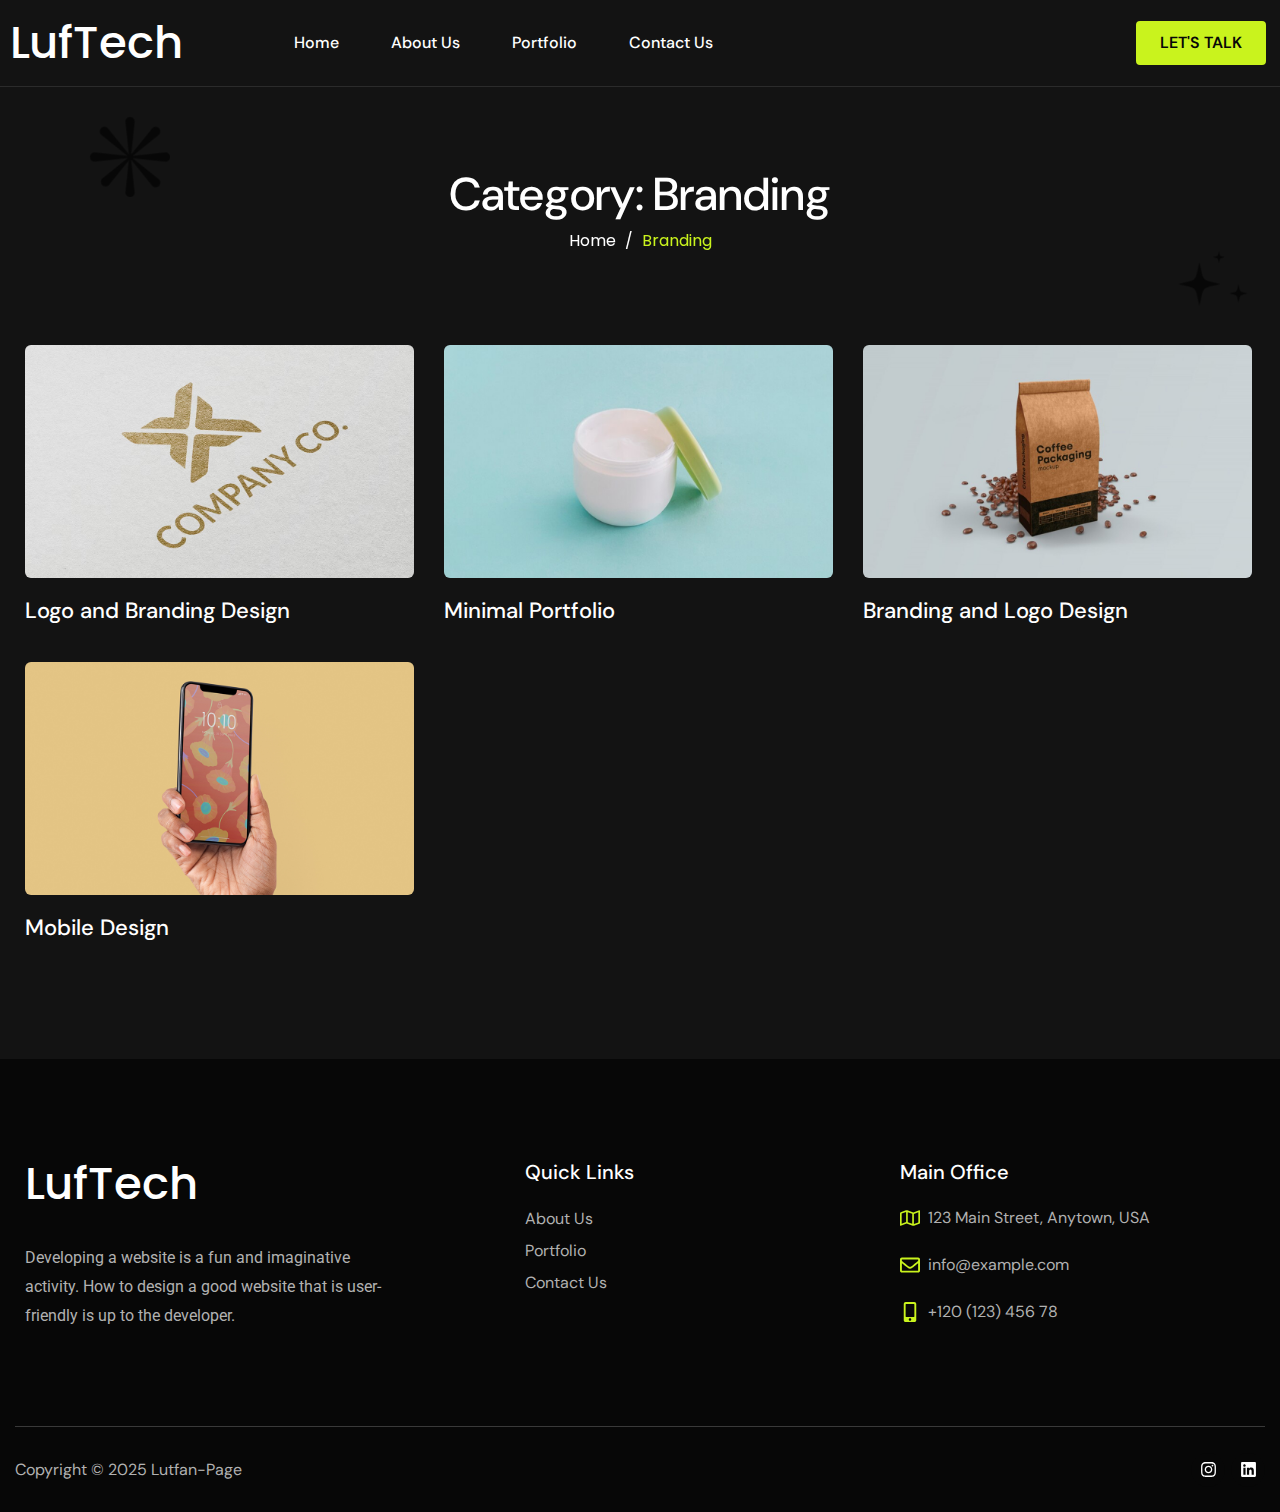
<file: category/branding/index.html>
<!DOCTYPE html>
<html lang="en-US">
<head>
	<meta charset="UTF-8">
		<title>Branding &#8211; Lutfan-Page</title>
<meta name="robots" content="max-image-preview:large">
<link rel="dns-prefetch" href="//fonts.googleapis.com">
<link rel="preconnect" href="https://fonts.gstatic.com/" crossorigin>
<link rel="alternate" type="application/rss+xml" title="Lutfan-Page &raquo; Feed" href="/feed/">
<link rel="alternate" type="application/rss+xml" title="Lutfan-Page &raquo; Comments Feed" href="/comments/feed/">
<link rel="alternate" type="application/rss+xml" title="Lutfan-Page &raquo; Branding Category Feed" href="/category/branding/feed/">
<script>
window._wpemojiSettings = {"baseUrl":"https:\/\/s.w.org\/images\/core\/emoji\/15.0.3\/72x72\/","ext":".png","svgUrl":"https:\/\/s.w.org\/images\/core\/emoji\/15.0.3\/svg\/","svgExt":".svg","source":{"concatemoji":"\/wp-includes\/js\/wp-emoji-release.min.js?ver=6.7.2"}};
/*! This file is auto-generated */
!function(i,n){var o,s,e;function c(e){try{var t={supportTests:e,timestamp:(new Date).valueOf()};sessionStorage.setItem(o,JSON.stringify(t))}catch(e){}}function p(e,t,n){e.clearRect(0,0,e.canvas.width,e.canvas.height),e.fillText(t,0,0);var t=new Uint32Array(e.getImageData(0,0,e.canvas.width,e.canvas.height).data),r=(e.clearRect(0,0,e.canvas.width,e.canvas.height),e.fillText(n,0,0),new Uint32Array(e.getImageData(0,0,e.canvas.width,e.canvas.height).data));return t.every(function(e,t){return e===r[t]})}function u(e,t,n){switch(t){case"flag":return n(e,"🏳️‍⚧️","🏳️​⚧️")?!1:!n(e,"🇺🇳","🇺​🇳")&&!n(e,"🏴󠁧󠁢󠁥󠁮󠁧󠁿","🏴​󠁧​󠁢​󠁥​󠁮​󠁧​󠁿");case"emoji":return!n(e,"🐦‍⬛","🐦​⬛")}return!1}function f(e,t,n){var r="undefined"!=typeof WorkerGlobalScope&&self instanceof WorkerGlobalScope?new OffscreenCanvas(300,150):i.createElement("canvas"),a=r.getContext("2d",{willReadFrequently:!0}),o=(a.textBaseline="top",a.font="600 32px Arial",{});return e.forEach(function(e){o[e]=t(a,e,n)}),o}function t(e){var t=i.createElement("script");t.src=e,t.defer=!0,i.head.appendChild(t)}"undefined"!=typeof Promise&&(o="wpEmojiSettingsSupports",s=["flag","emoji"],n.supports={everything:!0,everythingExceptFlag:!0},e=new Promise(function(e){i.addEventListener("DOMContentLoaded",e,{once:!0})}),new Promise(function(t){var n=function(){try{var e=JSON.parse(sessionStorage.getItem(o));if("object"==typeof e&&"number"==typeof e.timestamp&&(new Date).valueOf()<e.timestamp+604800&&"object"==typeof e.supportTests)return e.supportTests}catch(e){}return null}();if(!n){if("undefined"!=typeof Worker&&"undefined"!=typeof OffscreenCanvas&&"undefined"!=typeof URL&&URL.createObjectURL&&"undefined"!=typeof Blob)try{var e="postMessage("+f.toString()+"("+[JSON.stringify(s),u.toString(),p.toString()].join(",")+"));",r=new Blob([e],{type:"text/javascript"}),a=new Worker(URL.createObjectURL(r),{name:"wpTestEmojiSupports"});return void(a.onmessage=function(e){c(n=e.data),a.terminate(),t(n)})}catch(e){}c(n=f(s,u,p))}t(n)}).then(function(e){for(var t in e)n.supports[t]=e[t],n.supports.everything=n.supports.everything&&n.supports[t],"flag"!==t&&(n.supports.everythingExceptFlag=n.supports.everythingExceptFlag&&n.supports[t]);n.supports.everythingExceptFlag=n.supports.everythingExceptFlag&&!n.supports.flag,n.DOMReady=!1,n.readyCallback=function(){n.DOMReady=!0}}).then(function(){return e}).then(function(){var e;n.supports.everything||(n.readyCallback(),(e=n.source||{}).concatemoji?t(e.concatemoji):e.wpemoji&&e.twemoji&&(t(e.twemoji),t(e.wpemoji)))}))}((window,document),window._wpemojiSettings);
</script>
<style id="wp-emoji-styles-inline-css">img.wp-smiley, img.emoji {
		display: inline !important;
		border: none !important;
		box-shadow: none !important;
		height: 1em !important;
		width: 1em !important;
		margin: 0 0.07em !important;
		vertical-align: -0.1em !important;
		background: none !important;
		padding: 0 !important;
	}</style>
<link rel="stylesheet" id="contact-form-7-css" href="/wp-content/plugins/contact-form-7/includes/css/styles.css?ver=6.0.5" media="all">
<link rel="stylesheet" id="elementor-frontend-css" href="/wp-content/plugins/elementor/assets/css/frontend.min.css?ver=3.28.3" media="all">
<link rel="stylesheet" id="elementor-post-10-css" href="/wp-content/uploads/elementor/css/post-10.css?ver=1744357369" media="all">
<link rel="stylesheet" id="widget-heading-css" href="/wp-content/plugins/elementor/assets/css/widget-heading.min.css?ver=3.28.3" media="all">
<link rel="stylesheet" id="elementor-post-547-css" href="/wp-content/uploads/elementor/css/post-547.css?ver=1744357966" media="all">
<link rel="stylesheet" id="elementor-post-1365-css" href="/wp-content/uploads/elementor/css/post-1365.css?ver=1744357370" media="all">
<link rel="stylesheet" id="spexo-elementor-addons-1365-css" href="/wp-content/uploads/spexo-addons/css/tmpcoder-1365.css?ver=1.0.20.1704192260" media="all">
<link rel="stylesheet" id="widget-icon-box-css" href="/wp-content/plugins/elementor/assets/css/widget-icon-box.min.css?ver=3.28.3" media="all">
<link rel="stylesheet" id="widget-social-icons-css" href="/wp-content/plugins/elementor/assets/css/widget-social-icons.min.css?ver=3.28.3" media="all">
<link rel="stylesheet" id="e-apple-webkit-css" href="/wp-content/plugins/elementor/assets/css/conditionals/apple-webkit.min.css?ver=3.28.3" media="all">
<link rel="stylesheet" id="elementor-post-869-css" href="/wp-content/uploads/elementor/css/post-869.css?ver=1744357370" media="all">
<link rel="stylesheet" id="spexo-elementor-addons-869-css" href="/wp-content/uploads/spexo-addons/css/tmpcoder-869.css?ver=1.0.20.1704192260" media="all">
<link rel="stylesheet" id="elementor-post-1246-css" href="/wp-content/uploads/elementor/css/post-1246.css?ver=1744357980" media="all">
<link rel="stylesheet" id="spexo-elementor-addons-1246-css" href="/wp-content/uploads/spexo-addons/css/tmpcoder-1246.css?ver=1.0.20.1704192260" media="all">
<link rel="stylesheet" id="tmpcoder-theme-css" href="/wp-content/themes/spexo/assets/css/tmpcoder-theme.min.css?ver=2.0.2" media="">
<link rel="stylesheet" id="tmpcoder-style-css" href="/wp-content/themes/spexo/assets/css/style.min.css?ver=2.0.2" media="all">
<link rel="stylesheet" id="tmpcoder-wc-style-css" href="/wp-content/themes/spexo/assets/css/tmpcoder-wc-style.min.css?ver=2.0.2" media="">
<link rel="preload" as="style" href="https://fonts.googleapis.com/css?family=DM%20Sans:100,200,300,400,500,600,700,800,900,100italic,200italic,300italic,400italic,500italic,600italic,700italic,800italic,900italic&#038;display=swap&#038;ver=1744252875">
<link rel="stylesheet" href="https://fonts.googleapis.com/css?family=DM%20Sans:100,200,300,400,500,600,700,800,900,100italic,200italic,300italic,400italic,500italic,600italic,700italic,800italic,900italic&#038;display=swap&#038;ver=1744252875" media="print" onload="this.media='all'">
<noscript><link rel="stylesheet" href="https://fonts.googleapis.com/css?family=DM%20Sans:100,200,300,400,500,600,700,800,900,100italic,200italic,300italic,400italic,500italic,600italic,700italic,800italic,900italic&#038;display=swap&#038;ver=1744252875"></noscript>
<link rel="stylesheet" id="elementor-icons-css" href="/wp-content/plugins/elementor/assets/lib/eicons/css/elementor-icons.min.css?ver=5.36.0" media="all">
<link rel="stylesheet" id="tmpcoder-woo-grid-css-css" href="/wp-content/plugins/sastra-essential-addons-for-elementor/assets/grid-widgets/frontend.min.css?ver=1.0.20" media="all">
<link rel="stylesheet" id="tmpcoder-link-animations-css-css" href="/wp-content/plugins/sastra-essential-addons-for-elementor/assets/grid-widgets/lib/tmpcoder-link-animations.min.css?ver=1.0.20" media="all">
<link rel="stylesheet" id="font-awesome-5-all-css" href="/wp-content/plugins/elementor/assets/lib/font-awesome/css/all.min.css?ver=1.0.20" media="all">
<link rel="stylesheet" id="animations-css" href="/wp-content/plugins/elementor/assets/lib/animations/animations.min.css?ver=1.0.20" media="all">
<link rel="stylesheet" id="tmpcoder-frontend-style-css" href="/wp-content/plugins/sastra-essential-addons-for-elementor/assets/css/frontend.min.css?ver=1.0.20" media="">
<style id="tmpcoder-frontend-global-options-inline-css">h1,.entry-content h1,h1.elementor-heading-title {font-size: var(--heading1-font-size);font-family: var(--heading1-font-family);font-weight: var(--heading1-font-weight);color: var(--heading1-text-color);line-height: var(--heading1-line-height);text-transform: var(--heading1-text-transform); letter-spacing: var(--heading1-letter-spacing); }h2,.entry-content h2,h2.elementor-heading-title {font-size: var(--heading2-font-size); font-family: var(--heading2-font-family);font-weight: var(--heading2-font-weight);color: var(--heading2-text-color);line-height: var(--heading2-line-height);text-transform: var(--heading2-text-transform); letter-spacing: var(--heading2-letter-spacing); }h3,.entry-content h3,h3.elementor-heading-title {font-size: var(--heading3-font-size); font-family: var(--heading3-font-family);font-weight: var(--heading3-font-weight);color: var(--heading3-text-color);line-height: var(--heading3-line-height);text-transform: var(--heading3-text-transform); letter-spacing: var(--heading3-letter-spacing); }h4,.entry-content h4,h4.elementor-heading-title {font-size: var(--heading4-font-size); font-family: var(--heading4-font-family);font-weight: var(--heading4-font-weight);color: var(--heading4-text-color);line-height: var(--heading4-line-height);text-transform: var(--heading4-text-transform); letter-spacing: var(--heading4-letter-spacing); }h5,.entry-content h5,h5.elementor-heading-title {font-size: var(--heading5-font-size); font-family: var(--heading5-font-family);font-weight: var(--heading5-font-weight);color: var(--heading5-text-color);line-height: var(--heading5-line-height);text-transform: var(--heading5-text-transform); letter-spacing: var(--heading5-letter-spacing); }h6,.entry-content h6,h6.elementor-heading-title {font-size: var(--heading6-font-size); font-family: var(--heading6-font-family);font-weight: var(--heading6-font-weight);color: var(--heading6-text-color);line-height: var(--heading6-line-height);text-transform: var(--heading6-text-transform); letter-spacing: var(--heading6-letter-spacing); }.elementor-button-wrapper .elementor-button,.elementor-widget-tmpcoder-button .tmpcoder-button,.elementor-widget-tmpcoder-dual-button .tmpcoder-dual-button .tmpcoder-button-a,.elementor-widget-tmpcoder-dual-button .tmpcoder-dual-button .tmpcoder-button-b {color:var(--button-text-color); background-color:var(--theme-button-background);border-color:var(--button-border-color);border-style:var(--button-border-type);border-top-width: var(--button-border-top);border-right-width:var(--button-border-right);border-bottom-width:var(--button-border-bottom);border-left-width:var(--button-border-left);font-family:var(--button-font-family); font-weight:var(--button-font-weight); text-align:var(--button-text-align); text-transform:var(--button-text-transform); font-size:var(--button-font-size); line-height:var(--button-line-height); letter-spacing:var(--button-letter-spacing); border-radius:var(--button-border-radius); padding-top:var(--button-padding-top);padding-right:var(--button-padding-right);padding-left:var(--button-padding-left);padding-bottom:var(--button-padding-bottom);}.elementor-widget-tmpcoder-button .tmpcoder-button:after{padding-top:var(--button-padding-top);padding-right:var(--button-padding-right);padding-left:var(--button-padding-left);padding-bottom:var(--button-padding-bottom);}.elementor-widget-tmpcoder-button .tmpcoder-button .tmpcoder-button-icon{fill:var(--button-text-color);}.elementor .elementor-widget-tmpcoder-button .tmpcoder-button-text,.elementor-widget-tmpcoder-dual-button .tmpcoder-dual-button .tmpcoder-button-a .tmpcoder-button-text-a,.elementor-widget-tmpcoder-dual-button .tmpcoder-dual-button .tmpcoder-button-b .tmpcoder-button-text-b {font-size: unset;font-weight: unset;}.elementor-widget-tmpcoder-button .tmpcoder-button-none:hover,.elementor-widget-tmpcoder-button [class*="elementor-animation"]:hover,.elementor-widget-tmpcoder-button .tmpcoder-button::before,.elementor-widget-tmpcoder-button .tmpcoder-button::after,.elementor-widget-tmpcoder-dual-button .tmpcoder-dual-button .tmpcoder-button-none:hover,.elementor-widget-tmpcoder-dual-button .tmpcoder-dual-button [class*="elementor-animation"]:hover,.elementor-widget-tmpcoder-dual-button .tmpcoder-dual-button .tmpcoder-button-effect::before,.elementor-widget-tmpcoder-dual-button .tmpcoder-dual-button .tmpcoder-button-effect::after {background-color: unset;}.elementor-button-wrapper .elementor-button:hover,.elementor-widget-tmpcoder-button .tmpcoder-button:hover {background-color:var(--theme-button-background-hover);border-color:var(--button-border-hover-color);color: var(--button-text-hover-color);border-style:var(--button-border-hover-type);border-top-width: var(--button-border-hover-top);border-right-width:var(--button-border-hover-right);border-bottom-width:var(--button-border-hover-bottom);border-left-width:var(--button-border-hover-left);}.elementor-widget-tmpcoder-button .tmpcoder-button:hover:after{}.elementor-widget-tmpcoder-button .tmpcoder-button:hover .tmpcoder-button-icon{fill:var(--button-text-hover-color);}@media (max-width: 1025px) {body {font-size: var(--theme-font-size-tablet);line-height: var(--theme-line-height-tablet);letter-spacing: var(--theme-letter-spacing-tablet)}h1,.entry-content h1,h1.elementor-heading-title {font-size: var(--heading1-font-size-tablet);line-height: var(--heading1-line-height-tablet);letter-spacing: var(--heading1-letter-spacing-tablet); }h2,.entry-content h2,h2.elementor-heading-title {font-size: var(--heading2-font-size-tablet);line-height: var(--heading2-line-height-tablet);letter-spacing: var(--heading2-letter-spacing-tablet); }h3,.entry-content h3,h3.elementor-heading-title {font-size: var(--heading3-font-size-tablet);line-height: var(--heading3-line-height-tablet);letter-spacing: var(--heading3-letter-spacing-tablet); }h4,.entry-content h4,h4.elementor-heading-title {font-size: var(--heading4-font-size-tablet);line-height: var(--heading4-line-height-tablet);letter-spacing: var(--heading4-letter-spacing-tablet); }h5,.entry-content h5,h5.elementor-heading-title {font-size: var(--heading5-font-size-tablet);line-height: var(--heading5-line-height-tablet);letter-spacing: var(--heading5-letter-spacing-tablet); }h6,.entry-content h6,h6.elementor-heading-title {font-size: var(--heading6-font-size-tablet);line-height: var(--heading6-line-height-tablet);letter-spacing: var(--heading6-letter-spacing-tablet); }button,.elementor-button-wrapper .elementor-button,.elementor-widget-tmpcoder-button .tmpcoder-button,.elementor-widget-tmpcoder-dual-button .tmpcoder-dual-button .tmpcoder-button-a,.elementor-widget-tmpcoder-dual-button .tmpcoder-dual-button .tmpcoder-button-b { font-size:var(--button-font-size-tablet); line-height:var(--button-line-height-tablet); letter-spacing:var(--button-letter-spacing-tablet); padding-top:var(--button-tablet-padding-top);padding-right:var(--button-tablet-padding-right);padding-left:var(--button-tablet-padding-left);padding-bottom:var(--button-tablet-padding-bottom);}.tmpcoder-navigation-menu__align-tablet-center nav ul {display: grid;text-align: center;align-items: center;justify-content: center!important;}.tmpcoder-navigation-menu__align-tablet-right nav ul {display: grid;text-align: right;align-items: right;justify-content: right!important;}.tmpcoder-navigation-menu__align-tablet-left nav ul {display: grid;text-align: left;align-items: left;justify-content: left!important;}}@media (max-width: 768px) {body {font-size: var(--theme-font-size-mobile);line-height: var(--theme-line-height-mobile);letter-spacing: var(--theme-letter-spacing-mobile)}h1,.entry-content h1,h1.elementor-heading-title {font-size: var(--heading1-font-size-mobile);line-height: var(--heading1-line-height-mobile);letter-spacing: var(--heading1-letter-spacing-mobile); }h2,.entry-content h2,h2.elementor-heading-title {font-size: var(--heading2-font-size-mobile);line-height: var(--heading2-line-height-mobile);letter-spacing: var(--heading2-letter-spacing-mobile); }h3,.entry-content h3,h3.elementor-heading-title {font-size: var(--heading3-font-size-mobile);line-height: var(--heading3-line-height-mobile);letter-spacing: var(--heading3-letter-spacing-mobile); }h4,.entry-content h4,h4.elementor-heading-title {font-size: var(--heading4-font-size-mobile);line-height: var(--heading4-line-height-mobile);letter-spacing: var(--heading4-letter-spacing-mobile); }h5,.entry-content h5,h5.elementor-heading-title {font-size: var(--heading5-font-size-mobile);line-height: var(--heading5-line-height-mobile);letter-spacing: var(--heading5-letter-spacing-mobile); }h6,.entry-content h6,h6.elementor-heading-title {font-size: var(--heading6-font-size-mobile);line-height: var(--heading6-line-height-mobile);letter-spacing: var(--heading6-letter-spacing-mobile); }button,.elementor-button-wrapper .elementor-button,.elementor-widget-tmpcoder-button .tmpcoder-button,.elementor-widget-tmpcoder-dual-button .tmpcoder-dual-button .tmpcoder-button-a,.elementor-widget-tmpcoder-dual-button .tmpcoder-dual-button .tmpcoder-button-b { font-size:var(--button-font-size-mobile); line-height:var(--button-line-height-mobile); letter-spacing:var(--button-letter-spacing-mobile); padding-top:var(--button-mobile-padding-top);padding-right:var(--button-mobile-padding-right);padding-left:var(--button-mobile-padding-left);padding-bottom:var(--button-mobile-padding-bottom);}.tmpcoder-navigation-menu__align-mobile-center nav ul {display: grid;text-align: center;align-items: center;justify-content: center!important;}.tmpcoder-navigation-menu__align-mobile-right nav ul {display: grid;text-align: right;align-items: right;justify-content: right!important;}.tmpcoder-navigation-menu__align-mobile-left nav ul {display: grid;text-align: left;align-items: left;justify-content: left!important;}}.wp-block-button .wp-block-button__link,.elementor-button-wrapper .elementor-button,.elementor-button-wrapper .elementor-button:visited {color:var(--button-text-color);fill:var(--button-text-color);},.elementor-button:hover{color:var(--button-text-hover-color);fill:var(--button-text-hover-color);}</style>
<style id="tmpcoder-theme-variable-inline-css">:root, .editor-styles-wrapper {
--tmpcoder-container-width: 1200px;
--tmpcoder-tablet-container-width: 1024px;
--tmpcoder-mobile-container-width: 767px;
--theme-primary-color:#131313;
--theme-secondary-color:#070707;
--theme-accent-color:#FFFFFF;
--theme-background-color:#131313;
--theme-button-background:#C9F31D;
--theme-button-background-hover:#070707;
--theme-link-color:#B1B1B1;
--theme-link-hover-color:#C9F31D;
--theme-global-border-color:#393939;
--theme-global-color-1:#FFFFFF;
--theme-global-color-2:#FFFFFF;
--theme-global-color-3:#FFFFFF;
--theme-global-color-4:#ffffff;
--theme-font-family:DM Sans;
--theme-font-weight:400;
--theme-font-size:16px;
--theme-line-height:29px;
--theme-letter-spacing:0px;
--theme-font-size-tablet:16px;
--theme-line-height-tablet:29px;
--theme-letter-spacing-tablet:0px;
--theme-font-size-mobile:14px;
--theme-line-height-mobile:24px;
--theme-letter-spacing-mobile:0px;
--theme-text-color:#b1b1b1;
--heading1-font-family:DM Sans;
--heading1-font-weight:500;
--heading1-font-style: normal;
--heading1-text-align: initial;
--heading1-text-transform: initial;
--heading1-font-size:60px;
--heading1-line-height:54px;
--heading1-letter-spacing:0px;
--heading1-text-color:#ffffff;
--heading2-font-family:DM Sans;
--heading2-font-weight:500;
--heading2-font-style: normal;
--heading2-text-align: initial;
--heading2-text-transform: initial;
--heading2-font-size:45px;
--heading2-line-height:50px;
--heading2-letter-spacing:0px;
--heading2-text-color:#ffffff;
--heading3-font-family:DM Sans;
--heading3-font-weight:500;
--heading3-font-style: normal;
--heading3-text-align: initial;
--heading3-text-transform: initial;
--heading3-font-size:40px;
--heading3-line-height:46px;
--heading3-letter-spacing:0px;
--heading3-text-color:#ffffff;
--heading4-font-family:DM Sans;
--heading4-font-weight:500;
--heading4-font-style: normal;
--heading4-text-align: initial;
--heading4-text-transform: initial;
--heading4-font-size:35px;
--heading4-line-height:40px;
--heading4-letter-spacing:0px;
--heading4-text-color:#ffffff;
--heading5-font-family:DM Sans;
--heading5-font-weight:500;
--heading5-font-style: normal;
--heading5-text-align: initial;
--heading5-text-transform: initial;
--heading5-font-size:30px;
--heading5-line-height:36px;
--heading5-letter-spacing:0px;
--heading5-text-color:#ffffff;
--heading6-font-family:DM Sans;
--heading6-font-weight:500;
--heading6-font-style: normal;
--heading6-text-align: initial;
--heading6-text-transform: initial;
--heading6-font-size:20px;
--heading6-line-height:26px;
--heading6-letter-spacing:0px;
--heading6-text-color:#ffffff;
--heading1-font-size-tablet:46px;
--heading1-line-height-tablet:50px;
--heading1-letter-spacing-tablet:0px;
--heading2-font-size-tablet:38px;
--heading2-line-height-tablet:45px;
--heading2-letter-spacing-tablet:0px;
--heading3-font-size-tablet:36px;
--heading3-line-height-tablet:41px;
--heading3-letter-spacing-tablet:0px;
--heading4-font-size-tablet:32px;
--heading4-line-height-tablet:36px;
--heading4-letter-spacing-tablet:0px;
--heading5-font-size-tablet:26px;
--heading5-line-height-tablet:30px;
--heading5-letter-spacing-tablet:0px;
--heading6-font-size-tablet:20px;
--heading6-line-height-tablet:26px;
--heading6-letter-spacing-tablet:0px;
--heading1-font-size-mobile:38px;
--heading1-line-height-mobile:44px;
--heading1-letter-spacing-mobile:0px;
--heading2-font-size-mobile:30px;
--heading2-line-height-mobile:40px;
--heading2-letter-spacing-mobile:0px;
--heading3-font-size-mobile:26px;
--heading3-line-height-mobile:29px;
--heading3-letter-spacing-mobile:0px;
--heading4-font-size-mobile:24px;
--heading4-line-height-mobile:27px;
--heading4-letter-spacing-mobile:0px;
--heading5-font-size-mobile:22px;
--heading5-line-height-mobile:27px;
--heading5-letter-spacing-mobile:0px;
--heading6-font-size-mobile:18px;
--heading6-line-height-mobile:22px;
--heading6-letter-spacing-mobile:0px;
--button-font-family:DM Sans;
--button-font-weight:600;
--button-text-align: initial;
--button-text-transform:uppercase;
--button-font-size:16px;
--button-line-height:20px;
--button-letter-spacing:0px;
--button-text-color:#070707;
--button-text-hover-color:#C9F31D;
--button-border-radius:4px;
--button-padding-top:11px;
--button-padding-right:25px;
--button-padding-bottom:11px;
--button-padding-left:25px;
--button-border-color:#c9f31d;
--button-border-hover-color:#c9f31d;
--button-border-type:solid;
--button-border-top:2px;
--button-border-right:2px;
--button-border-bottom:2px;
--button-border-left:2px;
--button-border-hover-type:solid;
--button-border-hover-top:2px;
--button-border-hover-right:2px;
--button-border-hover-bottom:2px;
--button-border-hover-left:2px;
--button-font-size-tablet:16px;
--button-line-height-tablet:20px;
--button-letter-spacing-tablet:0px;
--button-tablet-padding-top:11px;
--button-tablet-padding-right:25px;
--button-tablet-padding-bottom:11px;
--button-tablet-padding-left:25px;
--button-font-size-mobile:16px;
--button-line-height-mobile:20px;
--button-letter-spacing-mobile:0px;
--button-mobile-padding-top:11px;
--button-mobile-padding-right:25px;
--button-mobile-padding-bottom:11px;
--button-mobile-padding-left:25px;
}</style>
<style id="tmpcoder-elementor-globle-variables-inline-css">:root{--e-global-color-tmpcoderprimarycolor:#131313;--e-global-color-tmpcodersecondarycolor:#070707;--e-global-color-tmpcoderaccentcolor:#FFFFFF;--e-global-color-tmpcoderbodybackgroundcolor:#FFFFFF;--e-global-color-tmpcoderthemecolor1:#FFFFFF;--e-global-color-tmpcoderthemecolor2:#FFFFFF;--e-global-color-tmpcoderthemecolor4:#131313;--e-global-color-tmpcoderlinkcolor:#B1B1B1;--e-global-color-tmpcoderlinkhovercolor:#C9F31D;--e-global-color-tmpcoderglobalbordercolor:#393939;--e-global-color-tmpcodersitefontscolor:#b1b1b1;--e-global-color-tmpcoderbuttonfontscolor:#070707;--e-global-color-tmpcoderbuttonfontshovercolor:#C9F31D;--e-global-color-tmpcoderbuttonbackgroundcolor:#C9F31D;--e-global-color-tmpcoderbuttonbackgroundhovercolor:#070707;--e-global-color-tmpcoderbuttonbordercolor:#c9f31d;--e-global-color-tmpcoderbuttonborderhovercolor:#c9f31d;}</style>
<link rel="stylesheet" id="elementor-gf-local-roboto-css" href="/wp-content/uploads/elementor/google-fonts/css/roboto.css?ver=1744251928" media="all">
<link rel="stylesheet" id="elementor-gf-local-robotoslab-css" href="/wp-content/uploads/elementor/google-fonts/css/robotoslab.css?ver=1744251940" media="all">
<link rel="stylesheet" id="elementor-gf-local-poppins-css" href="/wp-content/uploads/elementor/google-fonts/css/poppins.css?ver=1744254148" media="all">
<script src="/wp-includes/js/jquery/jquery.min.js?ver=3.7.1" id="jquery-core-js"></script>
<script src="/wp-includes/js/jquery/jquery-migrate.min.js?ver=3.4.1" id="jquery-migrate-js"></script>
<script src="/wp-content/plugins/sastra-essential-addons-for-elementor/assets/js/utils.min.js?ver=1.0.20" id="tmpcoder-redirect-url-utils-script-js"></script>
<link rel="https://api.w.org/" href="/wp-json/">
<link rel="alternate" title="JSON" type="application/json" href="/wp-json/wp/v2/categories/2">
<link rel="EditURI" type="application/rsd+xml" title="RSD" href="/xmlrpc.php?rsd">
<meta name="generator" content="WordPress 6.7.2">
<meta name="generator" content="Redux 4.5.7">
<meta name="generator" content="Elementor 3.28.3; features: e_font_icon_svg, additional_custom_breakpoints, e_local_google_fonts, e_element_cache; settings: css_print_method-external, google_font-enabled, font_display-swap">
			<style>.e-con.e-parent:nth-of-type(n+4):not(.e-lazyloaded):not(.e-no-lazyload),
				.e-con.e-parent:nth-of-type(n+4):not(.e-lazyloaded):not(.e-no-lazyload) * {
					background-image: none !important;
				}
				@media screen and (max-height: 1024px) {
					.e-con.e-parent:nth-of-type(n+3):not(.e-lazyloaded):not(.e-no-lazyload),
					.e-con.e-parent:nth-of-type(n+3):not(.e-lazyloaded):not(.e-no-lazyload) * {
						background-image: none !important;
					}
				}
				@media screen and (max-height: 640px) {
					.e-con.e-parent:nth-of-type(n+2):not(.e-lazyloaded):not(.e-no-lazyload),
					.e-con.e-parent:nth-of-type(n+2):not(.e-lazyloaded):not(.e-no-lazyload) * {
						background-image: none !important;
					}
				}</style>
			<link rel="icon" href="/wp-content/uploads/2024/01/favicon.png" sizes="32x32">
<link rel="icon" href="/wp-content/uploads/2024/01/favicon.png" sizes="192x192">
<link rel="apple-touch-icon" href="/wp-content/uploads/2024/01/favicon.png">
<meta name="msapplication-TileImage" content="/wp-content/uploads/2024/01/favicon.png">
	<meta name="viewport" content="width=device-width, initial-scale=1.0, viewport-fit=cover">
</head>

<body class="archive category category-branding category-2 wp-embed-responsive demo-03 hfeed no-sidebar elementor-default elementor-template-canvas elementor-kit-10">
	 <div class="tmpcoder-video-popup"></div>  <div class="tmpcoder-video-popup"></div> 		<div data-elementor-type="wp-post" data-elementor-id="1365" class="elementor elementor-1365">
						<section data-tmpcoder-sticky-section="yes" data-tmpcoder-position-type="sticky" data-tmpcoder-position-offset="0" data-tmpcoder-position-location="top" data-tmpcoder-sticky-devices="mobile_sticky tablet_sticky desktop_sticky" data-tmpcoder-custom-breakpoints="" data-tmpcoder-active-breakpoints="mobile_sticky tablet_sticky desktop_sticky" data-tmpcoder-z-index="" data-tmpcoder-sticky-hide="" data-tmpcoder-replace-header="" data-tmpcoder-animation-duration="" data-tmpcoder-sticky-type="fixed" class="elementor-section elementor-top-section elementor-element elementor-element-2b3e6e4 elementor-section-content-middle tmpcoder-sticky-section-yes elementor-section-boxed elementor-section-height-default elementor-section-height-default tmpcoder-jarallax-no tmpcoder-parallax-no tmpcoder-particle-no" data-id="2b3e6e4" data-element_type="section" data-settings="{&quot;background_background&quot;:&quot;classic&quot;,&quot;position_offset&quot;:0,&quot;position_offset_tablet&quot;:0,&quot;position_offset_mobile&quot;:0}">
						<div class="elementor-container elementor-column-gap-default">
					<div class="elementor-column elementor-col-33 elementor-top-column elementor-element elementor-element-a116ba3" data-id="a116ba3" data-element_type="column">
			<div class="elementor-widget-wrap elementor-element-populated">
						<div class="elementor-element elementor-element-421fb97 elementor-widget elementor-widget-heading" data-id="421fb97" data-element_type="widget" data-widget_type="heading.default">
				<div class="elementor-widget-container">
					<h2 class="elementor-heading-title elementor-size-default"><a href="/">LufTech</a></h2>				</div>
				</div>
					</div>
		</div>
				<div class="elementor-column elementor-col-33 elementor-top-column elementor-element elementor-element-9ef249e" data-id="9ef249e" data-element_type="column">
			<div class="elementor-widget-wrap elementor-element-populated">
						<div class="elementor-element elementor-element-abff71f tmpcoder-main-nav-menu-align-center tmpcoder-main-nav-menu-align--tabletright elementor-widget__width-initial tmpcoder-main-nav-menu-align--mobileleft tmpcoder-pointer-underline tmpcoder-pointer-line-fx tmpcoder-pointer-fx-fade tmpcoder-sub-icon-caret-down tmpcoder-sub-menu-fx-fade tmpcoder-nav-menu-bp-mobile tmpcoder-mobile-menu-full-width tmpcoder-mobile-menu-item-align-center tmpcoder-mobile-toggle-v1 tmpcoder-sub-divider-yes tmpcoder-mobile-divider-yes elementor-widget elementor-widget-tmpcoder-nav-menu" data-id="abff71f" data-element_type="widget" data-settings="{&quot;menu_layout&quot;:&quot;horizontal&quot;}" data-widget_type="tmpcoder-nav-menu.default">
				<div class="elementor-widget-container">
					<nav class="tmpcoder-nav-menu-container tmpcoder-nav-menu-horizontal" data-trigger="hover"><ul id="menu-1-abff71f" class="tmpcoder-nav-menu">
<li class="menu-item menu-item-type-post_type menu-item-object-page menu-item-home menu-item-41"><a href="/" class="tmpcoder-menu-item tmpcoder-pointer-item">Home</a></li>
<li class="menu-item menu-item-type-post_type menu-item-object-page menu-item-40"><a href="/about-us/" class="tmpcoder-menu-item tmpcoder-pointer-item">About Us</a></li>
<li class="menu-item menu-item-type-post_type menu-item-object-page menu-item-38"><a href="/portfolio/" class="tmpcoder-menu-item tmpcoder-pointer-item">Portfolio</a></li>
<li class="menu-item menu-item-type-post_type menu-item-object-page menu-item-527"><a href="/contact-us/" class="tmpcoder-menu-item tmpcoder-pointer-item">Contact Us</a></li>
</ul></nav><nav class="tmpcoder-mobile-nav-menu-container"><div class="tmpcoder-mobile-toggle-wrap"><div class="tmpcoder-mobile-toggle">
<span class="tmpcoder-mobile-toggle-line"></span><span class="tmpcoder-mobile-toggle-line"></span><span class="tmpcoder-mobile-toggle-line"></span>
</div></div>
<ul id="mobile-menu-2-abff71f" class="tmpcoder-mobile-nav-menu">
<li class="menu-item menu-item-type-post_type menu-item-object-page menu-item-home menu-item-41"><a href="/" class="tmpcoder-mobile-menu-item">Home</a></li>
<li class="menu-item menu-item-type-post_type menu-item-object-page menu-item-40"><a href="/about-us/" class="tmpcoder-mobile-menu-item">About Us</a></li>
<li class="menu-item menu-item-type-post_type menu-item-object-page menu-item-38"><a href="/portfolio/" class="tmpcoder-mobile-menu-item">Portfolio</a></li>
<li class="menu-item menu-item-type-post_type menu-item-object-page menu-item-527"><a href="/contact-us/" class="tmpcoder-mobile-menu-item">Contact Us</a></li>
</ul></nav>				</div>
				</div>
					</div>
		</div>
				<div class="elementor-column elementor-col-33 elementor-top-column elementor-element elementor-element-52c036c" data-id="52c036c" data-element_type="column">
			<div class="elementor-widget-wrap elementor-element-populated">
						<div class="elementor-element elementor-element-29fd0dd tmpcoder-offcanvas-align-right elementor-hidden-tablet elementor-hidden-mobile tmpcoder-offcanvas-entrance-animation-fade elementor-widget elementor-widget-tmpcoder-offcanvas" data-id="29fd0dd" data-element_type="widget" data-widget_type="tmpcoder-offcanvas.default">
				<div class="elementor-widget-container">
					
		<div class="tmpcoder-offcanvas-container" data-offcanvas-open="no">			<button class="tmpcoder-offcanvas-trigger">
													<span>Let&#039;s Talk</span>
							</button>

			<div class="tmpcoder-offcanvas-wrap tmpcoder-offcanvas-wrap-right">
				<div class="tmpcoder-offcanvas-content tmpcoder-offcanvas-content-right">
					<div class="tmpcoder-offcanvas-header">
						<span class="tmpcoder-close-offcanvas">
							<i class="fa fa-times" aria-hidden="true"></i>
						</span>
											</div>
							<div data-elementor-type="page" data-elementor-id="102" class="elementor elementor-102">
						<section class="elementor-section elementor-top-section elementor-element elementor-element-4e41236 elementor-section-content-middle elementor-section-boxed elementor-section-height-default elementor-section-height-default tmpcoder-jarallax-no tmpcoder-parallax-no tmpcoder-particle-no" data-id="4e41236" data-element_type="section" data-settings="{&quot;background_background&quot;:&quot;classic&quot;}">
						<div class="elementor-container elementor-column-gap-default">
					<div class="elementor-column elementor-col-100 elementor-top-column elementor-element elementor-element-83e7caa" data-id="83e7caa" data-element_type="column" data-settings="{&quot;background_background&quot;:&quot;classic&quot;}">
			<div class="elementor-widget-wrap elementor-element-populated">
						<div class="elementor-element elementor-element-274117b elementor-widget elementor-widget-image" data-id="274117b" data-element_type="widget" data-widget_type="image.default">
				<div class="elementor-widget-container">
															<img width="167" height="32" src="/wp-content/uploads/2024/01/logo.png" class="attachment-full size-full wp-image-8" alt="">															</div>
				</div>
				<div class="elementor-element elementor-element-7a740dd elementor-widget elementor-widget-heading" data-id="7a740dd" data-element_type="widget" data-widget_type="heading.default">
				<div class="elementor-widget-container">
					<h3 class="elementor-heading-title elementor-size-default">Unique Digital Ideas for Business
</h3>				</div>
				</div>
				<div class="elementor-element elementor-element-b52feca elementor-widget elementor-widget-text-editor" data-id="b52feca" data-element_type="widget" data-widget_type="text-editor.default">
				<div class="elementor-widget-container">
									Develop a blockchain-based loyalty program that offers secure and transparent rewards, fostering customer trust and creating a competitive edge in the market.								</div>
				</div>
				<div class="elementor-element elementor-element-b3130e8 elementor-widget elementor-widget-heading" data-id="b3130e8" data-element_type="widget" data-widget_type="heading.default">
				<div class="elementor-widget-container">
					<h3 class="elementor-heading-title elementor-size-default">Main Office</h3>				</div>
				</div>
				<div class="elementor-element elementor-element-82be69a elementor-position-left elementor-vertical-align-middle elementor-view-default elementor-mobile-position-top elementor-widget elementor-widget-icon-box" data-id="82be69a" data-element_type="widget" data-widget_type="icon-box.default">
				<div class="elementor-widget-container">
							<div class="elementor-icon-box-wrapper">

						<div class="elementor-icon-box-icon">
				<span class="elementor-icon">
				<svg aria-hidden="true" class="e-font-icon-svg e-far-map" viewbox="0 0 576 512" xmlns="http://www.w3.org/2000/svg"><path d="M560.02 32c-1.96 0-3.98.37-5.96 1.16L384.01 96H384L212 35.28A64.252 64.252 0 0 0 191.76 32c-6.69 0-13.37 1.05-19.81 3.14L20.12 87.95A32.006 32.006 0 0 0 0 117.66v346.32C0 473.17 7.53 480 15.99 480c1.96 0 3.97-.37 5.96-1.16L192 416l172 60.71a63.98 63.98 0 0 0 40.05.15l151.83-52.81A31.996 31.996 0 0 0 576 394.34V48.02c0-9.19-7.53-16.02-15.98-16.02zM224 90.42l128 45.19v285.97l-128-45.19V90.42zM48 418.05V129.07l128-44.53v286.2l-.64.23L48 418.05zm480-35.13l-128 44.53V141.26l.64-.24L528 93.95v288.97z"></path></svg>				</span>
			</div>
			
						<div class="elementor-icon-box-content">

									<span class="elementor-icon-box-title">
						<span>
							123 Main Street, Anytown, USA 						</span>
					</span>
				
				
			</div>
			
		</div>
						</div>
				</div>
				<div class="elementor-element elementor-element-b36d189 elementor-position-left elementor-vertical-align-middle elementor-view-default elementor-mobile-position-top elementor-widget elementor-widget-icon-box" data-id="b36d189" data-element_type="widget" data-widget_type="icon-box.default">
				<div class="elementor-widget-container">
							<div class="elementor-icon-box-wrapper">

						<div class="elementor-icon-box-icon">
				<a href="mailto:info@example.com" class="elementor-icon" aria-label="info@example.com">
				<svg aria-hidden="true" class="e-font-icon-svg e-far-envelope" viewbox="0 0 512 512" xmlns="http://www.w3.org/2000/svg"><path d="M464 64H48C21.49 64 0 85.49 0 112v288c0 26.51 21.49 48 48 48h416c26.51 0 48-21.49 48-48V112c0-26.51-21.49-48-48-48zm0 48v40.805c-22.422 18.259-58.168 46.651-134.587 106.49-16.841 13.247-50.201 45.072-73.413 44.701-23.208.375-56.579-31.459-73.413-44.701C106.18 199.465 70.425 171.067 48 152.805V112h416zM48 400V214.398c22.914 18.251 55.409 43.862 104.938 82.646 21.857 17.205 60.134 55.186 103.062 54.955 42.717.231 80.509-37.199 103.053-54.947 49.528-38.783 82.032-64.401 104.947-82.653V400H48z"></path></svg>				</a>
			</div>
			
						<div class="elementor-icon-box-content">

									<span class="elementor-icon-box-title">
						<a href="mailto:info@example.com">
							info@example.com						</a>
					</span>
				
				
			</div>
			
		</div>
						</div>
				</div>
				<div class="elementor-element elementor-element-51a4c5b elementor-position-left elementor-vertical-align-middle elementor-view-default elementor-mobile-position-top elementor-widget elementor-widget-icon-box" data-id="51a4c5b" data-element_type="widget" data-widget_type="icon-box.default">
				<div class="elementor-widget-container">
							<div class="elementor-icon-box-wrapper">

						<div class="elementor-icon-box-icon">
				<a href="tel:+12012345678" class="elementor-icon" aria-label="+120 (123) 456 78">
				<svg aria-hidden="true" class="e-font-icon-svg e-fas-mobile-alt" viewbox="0 0 320 512" xmlns="http://www.w3.org/2000/svg"><path d="M272 0H48C21.5 0 0 21.5 0 48v416c0 26.5 21.5 48 48 48h224c26.5 0 48-21.5 48-48V48c0-26.5-21.5-48-48-48zM160 480c-17.7 0-32-14.3-32-32s14.3-32 32-32 32 14.3 32 32-14.3 32-32 32zm112-108c0 6.6-5.4 12-12 12H60c-6.6 0-12-5.4-12-12V60c0-6.6 5.4-12 12-12h200c6.6 0 12 5.4 12 12v312z"></path></svg>				</a>
			</div>
			
						<div class="elementor-icon-box-content">

									<span class="elementor-icon-box-title">
						<a href="tel:+12012345678">
							+120 (123) 456 78						</a>
					</span>
				
				
			</div>
			
		</div>
						</div>
				</div>
				<div class="elementor-element elementor-element-960e520 elementor-widget elementor-widget-heading" data-id="960e520" data-element_type="widget" data-widget_type="heading.default">
				<div class="elementor-widget-container">
					<h3 class="elementor-heading-title elementor-size-default">Follow Us</h3>				</div>
				</div>
				<div class="elementor-element elementor-element-50b18b7 elementor-shape-circle e-grid-align-left elementor-grid-0 elementor-widget elementor-widget-social-icons" data-id="50b18b7" data-element_type="widget" data-widget_type="social-icons.default">
				<div class="elementor-widget-container">
							<div class="elementor-social-icons-wrapper elementor-grid">
							<span class="elementor-grid-item">
					<a class="elementor-icon elementor-social-icon elementor-social-icon-facebook elementor-repeater-item-1cfdef5" target="_blank">
						<span class="elementor-screen-only">Facebook</span>
						<svg class="e-font-icon-svg e-fab-facebook" viewbox="0 0 512 512" xmlns="http://www.w3.org/2000/svg"><path d="M504 256C504 119 393 8 256 8S8 119 8 256c0 123.78 90.69 226.38 209.25 245V327.69h-63V256h63v-54.64c0-62.15 37-96.48 93.67-96.48 27.14 0 55.52 4.84 55.52 4.84v61h-31.28c-30.8 0-40.41 19.12-40.41 38.73V256h68.78l-11 71.69h-57.78V501C413.31 482.38 504 379.78 504 256z"></path></svg>					</a>
				</span>
							<span class="elementor-grid-item">
					<a class="elementor-icon elementor-social-icon elementor-social-icon-twitter elementor-repeater-item-c020a71" target="_blank">
						<span class="elementor-screen-only">Twitter</span>
						<svg class="e-font-icon-svg e-fab-twitter" viewbox="0 0 512 512" xmlns="http://www.w3.org/2000/svg"><path d="M459.37 151.716c.325 4.548.325 9.097.325 13.645 0 138.72-105.583 298.558-298.558 298.558-59.452 0-114.68-17.219-161.137-47.106 8.447.974 16.568 1.299 25.34 1.299 49.055 0 94.213-16.568 130.274-44.832-46.132-.975-84.792-31.188-98.112-72.772 6.498.974 12.995 1.624 19.818 1.624 9.421 0 18.843-1.3 27.614-3.573-48.081-9.747-84.143-51.98-84.143-102.985v-1.299c13.969 7.797 30.214 12.67 47.431 13.319-28.264-18.843-46.781-51.005-46.781-87.391 0-19.492 5.197-37.36 14.294-52.954 51.655 63.675 129.3 105.258 216.365 109.807-1.624-7.797-2.599-15.918-2.599-24.04 0-57.828 46.782-104.934 104.934-104.934 30.213 0 57.502 12.67 76.67 33.137 23.715-4.548 46.456-13.32 66.599-25.34-7.798 24.366-24.366 44.833-46.132 57.827 21.117-2.273 41.584-8.122 60.426-16.243-14.292 20.791-32.161 39.308-52.628 54.253z"></path></svg>					</a>
				</span>
							<span class="elementor-grid-item">
					<a class="elementor-icon elementor-social-icon elementor-social-icon-youtube elementor-repeater-item-ebe3fc6" target="_blank">
						<span class="elementor-screen-only">Youtube</span>
						<svg class="e-font-icon-svg e-fab-youtube" viewbox="0 0 576 512" xmlns="http://www.w3.org/2000/svg"><path d="M549.655 124.083c-6.281-23.65-24.787-42.276-48.284-48.597C458.781 64 288 64 288 64S117.22 64 74.629 75.486c-23.497 6.322-42.003 24.947-48.284 48.597-11.412 42.867-11.412 132.305-11.412 132.305s0 89.438 11.412 132.305c6.281 23.65 24.787 41.5 48.284 47.821C117.22 448 288 448 288 448s170.78 0 213.371-11.486c23.497-6.321 42.003-24.171 48.284-47.821 11.412-42.867 11.412-132.305 11.412-132.305s0-89.438-11.412-132.305zm-317.51 213.508V175.185l142.739 81.205-142.739 81.201z"></path></svg>					</a>
				</span>
							<span class="elementor-grid-item">
					<a class="elementor-icon elementor-social-icon elementor-social-icon-instagram elementor-repeater-item-b417253" target="_blank">
						<span class="elementor-screen-only">Instagram</span>
						<svg class="e-font-icon-svg e-fab-instagram" viewbox="0 0 448 512" xmlns="http://www.w3.org/2000/svg"><path d="M224.1 141c-63.6 0-114.9 51.3-114.9 114.9s51.3 114.9 114.9 114.9S339 319.5 339 255.9 287.7 141 224.1 141zm0 189.6c-41.1 0-74.7-33.5-74.7-74.7s33.5-74.7 74.7-74.7 74.7 33.5 74.7 74.7-33.6 74.7-74.7 74.7zm146.4-194.3c0 14.9-12 26.8-26.8 26.8-14.9 0-26.8-12-26.8-26.8s12-26.8 26.8-26.8 26.8 12 26.8 26.8zm76.1 27.2c-1.7-35.9-9.9-67.7-36.2-93.9-26.2-26.2-58-34.4-93.9-36.2-37-2.1-147.9-2.1-184.9 0-35.8 1.7-67.6 9.9-93.9 36.1s-34.4 58-36.2 93.9c-2.1 37-2.1 147.9 0 184.9 1.7 35.9 9.9 67.7 36.2 93.9s58 34.4 93.9 36.2c37 2.1 147.9 2.1 184.9 0 35.9-1.7 67.7-9.9 93.9-36.2 26.2-26.2 34.4-58 36.2-93.9 2.1-37 2.1-147.8 0-184.8zM398.8 388c-7.8 19.6-22.9 34.7-42.6 42.6-29.5 11.7-99.5 9-132.1 9s-102.7 2.6-132.1-9c-19.6-7.8-34.7-22.9-42.6-42.6-11.7-29.5-9-99.5-9-132.1s-2.6-102.7 9-132.1c7.8-19.6 22.9-34.7 42.6-42.6 29.5-11.7 99.5-9 132.1-9s102.7-2.6 132.1 9c19.6 7.8 34.7 22.9 42.6 42.6 11.7 29.5 9 99.5 9 132.1s2.7 102.7-9 132.1z"></path></svg>					</a>
				</span>
					</div>
						</div>
				</div>
					</div>
		</div>
					</div>
		</section>
				</div>
		<span class="tmpcoder-template-edit-btn" data-permalink="/?elementor_library=sidebar">Edit Template</span>				</div>
			</div>
		</div>
        
    				</div>
				</div>
					</div>
		</div>
					</div>
		</section>
				</div>
				<div data-elementor-type="wp-post" data-elementor-id="1246" class="elementor elementor-1246">
				<div class="tmpcoder-parallax-multi-layer" scalar-speed="5" direction="no" style="overflow: hidden">
<div data-depth="0.4" style-top="12%" style-left="7%" class="tmpcoder-parallax-ml-children elementor-repeater-item-8bbdfb5"><img src="/wp-content/uploads/2024/01/p2.png"></div>
<div data-depth="0.4" style-top="66%" style-left="92%" class="tmpcoder-parallax-ml-children elementor-repeater-item-c99f4b0"><img src="/wp-content/uploads/2024/01/p1.png"></div>
</div>		<section class="elementor-section elementor-top-section elementor-element elementor-element-618f143 tmpcoder-parallax-yes elementor-section-boxed elementor-section-height-default elementor-section-height-default tmpcoder-particle-no tmpcoder-sticky-section-no" data-id="618f143" data-element_type="section" data-settings="{&quot;background_background&quot;:&quot;classic&quot;}">
						<div class="elementor-container elementor-column-gap-default">
					<div class="elementor-column elementor-col-100 elementor-top-column elementor-element elementor-element-96842e5 elementor-invisible" data-id="96842e5" data-element_type="column" data-settings="{&quot;animation&quot;:&quot;fadeInUp&quot;}">
			<div class="elementor-widget-wrap elementor-element-populated">
						<div class="elementor-element elementor-element-cd36a47 elementor-widget-tablet__width-inherit elementor-widget elementor-widget-tmpcoder_breadcrumb" data-id="cd36a47" data-element_type="widget" data-widget_type="tmpcoder_breadcrumb.default">
				<div class="elementor-widget-container">
					
        <div class="row">
            <div class="col-md-12">
                <div class="page-banner">
                    <h1 class="sub-banner-title yes">Category: Branding</h1>
<label><a href="/">Home</a></label><span class="custom-delimiter">  /  </span><label class="current-item-name">Branding</label>
                </div>
            </div>
        </div>

        				</div>
				</div>
					</div>
		</div>
					</div>
		</section>
				<section class="elementor-section elementor-top-section elementor-element elementor-element-3792409 elementor-section-content-middle elementor-section-boxed elementor-section-height-default elementor-section-height-default tmpcoder-sticky-section-no" data-id="3792409" data-element_type="section" data-settings="{&quot;background_background&quot;:&quot;classic&quot;}">
						<div class="elementor-container elementor-column-gap-default">
					<div class="elementor-column elementor-col-100 elementor-top-column elementor-element elementor-element-a26dca7 elementor-invisible" data-id="a26dca7" data-element_type="column" data-settings="{&quot;animation&quot;:&quot;fadeInUp&quot;}">
			<div class="elementor-widget-wrap elementor-element-populated">
						<div class="elementor-element elementor-element-c016e3d tmpcoder-grid-columns-3 tmpcoder-grid-columns--tablet2 tmpcoder-grid-columns--mobile1 tmpcoder-grid-pagination-center tmpcoder-item-styles-inner elementor-widget elementor-widget-tmpcoder-post-grid" data-id="c016e3d" data-element_type="widget" data-settings="{&quot;layout_gutter_vr&quot;:{&quot;unit&quot;:&quot;px&quot;,&quot;size&quot;:34,&quot;sizes&quot;:[]},&quot;layout_gutter_vr_tablet&quot;:{&quot;unit&quot;:&quot;px&quot;,&quot;size&quot;:35,&quot;sizes&quot;:[]},&quot;layout_select&quot;:&quot;fitRows&quot;,&quot;layout_columns&quot;:3,&quot;layout_columns_tablet&quot;:2,&quot;layout_columns_mobile&quot;:1,&quot;layout_gutter_vr_mobile&quot;:{&quot;unit&quot;:&quot;px&quot;,&quot;size&quot;:&quot;&quot;,&quot;sizes&quot;:[]}}" data-widget_type="tmpcoder-post-grid.default">
				<div class="elementor-widget-container">
					<ul class="tmpcoder-grid-filters elementor-clearfix tmpcoder-grid-filters-sep-right">
<li class=" tmpcoder-pointer-none tmpcoder-pointer-line-fx tmpcoder-pointer-fx-none">
<span data-filter="*" class="tmpcoder-active-filter ">All Posts</span><em class="tmpcoder-grid-filters-sep"></em>
</li>
<li class=" tmpcoder-pointer-none tmpcoder-pointer-line-fx tmpcoder-pointer-fx-none">
<span data-filter=".category-branding">Branding</span><em class="tmpcoder-grid-filters-sep"></em>
</li>
<li class=" tmpcoder-pointer-none tmpcoder-pointer-line-fx tmpcoder-pointer-fx-none">
<span data-filter=".category-designing">Designing</span><em class="tmpcoder-grid-filters-sep"></em>
</li>
<li class=" tmpcoder-pointer-none tmpcoder-pointer-line-fx tmpcoder-pointer-fx-none">
<span data-filter=".category-figma">Figma</span><em class="tmpcoder-grid-filters-sep"></em>
</li>
<li class=" tmpcoder-pointer-none tmpcoder-pointer-line-fx tmpcoder-pointer-fx-none">
<span data-filter=".category-wordpress">Wordpress</span><em class="tmpcoder-grid-filters-sep"></em>
</li>
</ul>
<section class="tmpcoder-grid elementor-clearfix" data-settings="{&quot;layout&quot;:&quot;fitRows&quot;,&quot;stick_last_element_to_bottom&quot;:&quot;&quot;,&quot;columns_desktop&quot;:3,&quot;gutter_hr&quot;:30,&quot;gutter_hr_mobile&quot;:24,&quot;gutter_hr_mobile_extra&quot;:24,&quot;gutter_hr_tablet&quot;:24,&quot;gutter_hr_tablet_extra&quot;:30,&quot;gutter_hr_laptop&quot;:30,&quot;gutter_hr_widescreen&quot;:30,&quot;gutter_vr&quot;:34,&quot;gutter_vr_mobile&quot;:&quot;&quot;,&quot;gutter_vr_mobile_extra&quot;:35,&quot;gutter_vr_tablet&quot;:35,&quot;gutter_vr_tablet_extra&quot;:34,&quot;gutter_vr_laptop&quot;:34,&quot;gutter_vr_widescreen&quot;:34,&quot;animation&quot;:&quot;default&quot;,&quot;animation_duration&quot;:0.299999999999999988897769753748434595763683319091796875,&quot;animation_delay&quot;:0.1000000000000000055511151231257827021181583404541015625,&quot;deeplinking&quot;:&quot;&quot;,&quot;filters_linkable&quot;:&quot;no&quot;,&quot;filters_default_filter&quot;:&quot;&quot;,&quot;filters_count&quot;:&quot;&quot;,&quot;filters_hide_empty&quot;:&quot;no&quot;,&quot;filters_animation&quot;:&quot;default&quot;,&quot;filters_animation_duration&quot;:0.299999999999999988897769753748434595763683319091796875,&quot;filters_animation_delay&quot;:0.1000000000000000055511151231257827021181583404541015625,&quot;pagination_type&quot;:&quot;load-more&quot;,&quot;pagination_max_pages&quot;:1,&quot;lightbox&quot;:{&quot;selector&quot;:&quot;.tmpcoder-grid-image-wrap&quot;,&quot;iframeMaxWidth&quot;:&quot;60%&quot;,&quot;hash&quot;:false,&quot;autoplay&quot;:&quot;true&quot;,&quot;pause&quot;:5000,&quot;progressBar&quot;:&quot;true&quot;,&quot;counter&quot;:&quot;true&quot;,&quot;controls&quot;:&quot;true&quot;,&quot;getCaptionFromTitleOrAlt&quot;:&quot;true&quot;,&quot;thumbnail&quot;:&quot;&quot;,&quot;showThumbByDefault&quot;:&quot;&quot;,&quot;share&quot;:&quot;&quot;,&quot;zoom&quot;:&quot;true&quot;,&quot;fullScreen&quot;:&quot;true&quot;,&quot;download&quot;:&quot;true&quot;},&quot;query&quot;:{&quot;query_source&quot;:&quot;current&quot;,&quot;query_selection&quot;:&quot;dynamic&quot;,&quot;order_posts&quot;:&quot;date&quot;,&quot;order_direction&quot;:&quot;DESC&quot;,&quot;query_posts_per_page&quot;:9,&quot;query_offset&quot;:0}}"><article class="tmpcoder-grid-item elementor-clearfix post-547 post type-post status-publish format-standard has-post-thumbnail hentry category-branding category-figma"><div class="tmpcoder-grid-item-inner">
<div class="tmpcoder-grid-media-wrap tmpcoder-effect-size-medium " data-overlay-link="yes">
<a target="_self" class="tmpcoder-grid-media-link" href="/logo-and-branding-design/"></a><div class="tmpcoder-grid-image-wrap" data-src="/wp-content/uploads/2024/01/pro-5.jpg" data-img-on-hover="" data-src-secondary=""><img width="1024" height="614" src="/wp-content/uploads/2024/01/pro-5.jpg" class="attachment-full size-full wp-image-541 grid-main-image tmpcoder-anim-timing-ease-default" alt=""></div>
<div class="tmpcoder-grid-media-hover tmpcoder-animation-wrap"><div class="tmpcoder-grid-media-hover-bg  tmpcoder-overlay-fade-in tmpcoder-anim-size-large tmpcoder-anim-timing-ease-default tmpcoder-anim-transparency" data-url="/logo-and-branding-design/"></div></div>
</div>
<div class="tmpcoder-grid-item-below-content elementor-clearfix"><h2 class="tmpcoder-grid-item-title elementor-repeater-item-52cc2dc tmpcoder-grid-item-display-block tmpcoder-grid-item-align-left tmpcoder-pointer-none tmpcoder-pointer-line-fx tmpcoder-pointer-fx-fade"><div class="inner-block"><a target="_self" href="/logo-and-branding-design/">Logo and Branding Design</a></div></h2></div>
</div></article><article class="tmpcoder-grid-item elementor-clearfix post-545 post type-post status-publish format-standard has-post-thumbnail hentry category-branding category-figma"><div class="tmpcoder-grid-item-inner">
<div class="tmpcoder-grid-media-wrap tmpcoder-effect-size-medium " data-overlay-link="yes">
<a target="_self" class="tmpcoder-grid-media-link" href="/minimal-portfolio/"></a><div class="tmpcoder-grid-image-wrap" data-src="/wp-content/uploads/2024/01/pro-4.jpg" data-img-on-hover="" data-src-secondary=""><img width="1024" height="614" src="/wp-content/uploads/2024/01/pro-4.jpg" class="attachment-full size-full wp-image-540 grid-main-image tmpcoder-anim-timing-ease-default" alt=""></div>
<div class="tmpcoder-grid-media-hover tmpcoder-animation-wrap"><div class="tmpcoder-grid-media-hover-bg  tmpcoder-overlay-fade-in tmpcoder-anim-size-large tmpcoder-anim-timing-ease-default tmpcoder-anim-transparency" data-url="/minimal-portfolio/"></div></div>
</div>
<div class="tmpcoder-grid-item-below-content elementor-clearfix"><h2 class="tmpcoder-grid-item-title elementor-repeater-item-52cc2dc tmpcoder-grid-item-display-block tmpcoder-grid-item-align-left tmpcoder-pointer-none tmpcoder-pointer-line-fx tmpcoder-pointer-fx-fade"><div class="inner-block"><a target="_self" href="/minimal-portfolio/">Minimal Portfolio</a></div></h2></div>
</div></article><article class="tmpcoder-grid-item elementor-clearfix post-543 post type-post status-publish format-standard has-post-thumbnail hentry category-branding category-designing"><div class="tmpcoder-grid-item-inner">
<div class="tmpcoder-grid-media-wrap tmpcoder-effect-size-medium " data-overlay-link="yes">
<a target="_self" class="tmpcoder-grid-media-link" href="/branding-and-logo-design/"></a><div class="tmpcoder-grid-image-wrap" data-src="/wp-content/uploads/2024/01/pro-3.jpg" data-img-on-hover="" data-src-secondary=""><img width="1024" height="614" src="/wp-content/uploads/2024/01/pro-3.jpg" class="attachment-full size-full wp-image-539 grid-main-image tmpcoder-anim-timing-ease-default" alt=""></div>
<div class="tmpcoder-grid-media-hover tmpcoder-animation-wrap"><div class="tmpcoder-grid-media-hover-bg  tmpcoder-overlay-fade-in tmpcoder-anim-size-large tmpcoder-anim-timing-ease-default tmpcoder-anim-transparency" data-url="/branding-and-logo-design/"></div></div>
</div>
<div class="tmpcoder-grid-item-below-content elementor-clearfix"><h2 class="tmpcoder-grid-item-title elementor-repeater-item-52cc2dc tmpcoder-grid-item-display-block tmpcoder-grid-item-align-left tmpcoder-pointer-none tmpcoder-pointer-line-fx tmpcoder-pointer-fx-fade"><div class="inner-block"><a target="_self" href="/branding-and-logo-design/">Branding and Logo Design</a></div></h2></div>
</div></article><article class="tmpcoder-grid-item elementor-clearfix post-535 post type-post status-publish format-standard has-post-thumbnail hentry category-branding category-figma"><div class="tmpcoder-grid-item-inner">
<div class="tmpcoder-grid-media-wrap tmpcoder-effect-size-medium " data-overlay-link="yes">
<a target="_self" class="tmpcoder-grid-media-link" href="/mobile-design/"></a><div class="tmpcoder-grid-image-wrap" data-src="/wp-content/uploads/2024/01/pro-2.jpg" data-img-on-hover="" data-src-secondary=""><img width="1024" height="614" src="/wp-content/uploads/2024/01/pro-2.jpg" class="attachment-full size-full wp-image-538 grid-main-image tmpcoder-anim-timing-ease-default" alt=""></div>
<div class="tmpcoder-grid-media-hover tmpcoder-animation-wrap"><div class="tmpcoder-grid-media-hover-bg  tmpcoder-overlay-fade-in tmpcoder-anim-size-large tmpcoder-anim-timing-ease-default tmpcoder-anim-transparency" data-url="/mobile-design/"></div></div>
</div>
<div class="tmpcoder-grid-item-below-content elementor-clearfix"><h2 class="tmpcoder-grid-item-title elementor-repeater-item-52cc2dc tmpcoder-grid-item-display-block tmpcoder-grid-item-align-left tmpcoder-pointer-none tmpcoder-pointer-line-fx tmpcoder-pointer-fx-fade"><div class="inner-block"><a target="_self" href="/mobile-design/">Mobile Design</a></div></h2></div>
</div></article></section>				</div>
				</div>
					</div>
		</div>
					</div>
		</section>
				</div>
		<div class="footer-width-fixer">		<div data-elementor-type="wp-post" data-elementor-id="869" class="elementor elementor-869">
						<section class="elementor-section elementor-top-section elementor-element elementor-element-2cb24c0 elementor-section-content-top elementor-section-boxed elementor-section-height-default elementor-section-height-default tmpcoder-particle-no tmpcoder-sticky-section-no" data-id="2cb24c0" data-element_type="section" data-settings="{&quot;background_background&quot;:&quot;classic&quot;}">
							<div class="elementor-background-overlay"></div>
							<div class="elementor-container elementor-column-gap-default">
					<div class="elementor-column elementor-col-100 elementor-top-column elementor-element elementor-element-a00068f" data-id="a00068f" data-element_type="column" data-settings="{&quot;animation&quot;:&quot;none&quot;}">
			<div class="elementor-widget-wrap elementor-element-populated">
						<section class="elementor-section elementor-inner-section elementor-element elementor-element-ad54fa4 elementor-section-boxed elementor-section-height-default elementor-section-height-default tmpcoder-jarallax-no tmpcoder-parallax-no tmpcoder-particle-no tmpcoder-sticky-section-no" data-id="ad54fa4" data-element_type="section">
						<div class="elementor-container elementor-column-gap-default">
					<div class="elementor-column elementor-col-33 elementor-inner-column elementor-element elementor-element-353fca7" data-id="353fca7" data-element_type="column" data-settings="{&quot;animation&quot;:&quot;none&quot;}">
			<div class="elementor-widget-wrap elementor-element-populated">
						<div class="elementor-element elementor-element-c1291b0 elementor-widget elementor-widget-heading" data-id="c1291b0" data-element_type="widget" data-widget_type="heading.default">
				<div class="elementor-widget-container">
					<h2 class="elementor-heading-title elementor-size-default">LufTech</h2>				</div>
				</div>
				<div class="elementor-element elementor-element-71345e2 elementor-widget__width-initial elementor-widget elementor-widget-text-editor" data-id="71345e2" data-element_type="widget" data-widget_type="text-editor.default">
				<div class="elementor-widget-container">
									<p>Developing a website is a fun and imaginative activity. How to design a good website that is user-friendly is up to the developer.</p>								</div>
				</div>
					</div>
		</div>
				<div class="elementor-column elementor-col-33 elementor-inner-column elementor-element elementor-element-e019082" data-id="e019082" data-element_type="column" data-settings="{&quot;animation&quot;:&quot;none&quot;}">
			<div class="elementor-widget-wrap elementor-element-populated">
						<div class="elementor-element elementor-element-2805f27 elementor-widget elementor-widget-heading" data-id="2805f27" data-element_type="widget" data-widget_type="heading.default">
				<div class="elementor-widget-container">
					<h6 class="elementor-heading-title elementor-size-default">Quick Links</h6>				</div>
				</div>
				<div class="elementor-element elementor-element-038ac42 tmpcoder-page-list-vertical tmpcoder-pl-badge-center tmpcoder-pl-icon-center elementor-widget elementor-widget-tmpcoder-page-list" data-id="038ac42" data-element_type="widget" data-widget_type="tmpcoder-page-list.default">
				<div class="elementor-widget-container">
					<div class="tmpcoder-page-list-wrap"><ul class="tmpcoder-page-list">
<li class="tmpcoder-page-list-item elementor-repeater-item-09335e9 tmpcoder-pointer-none tmpcoder-pointer-line-fx tmpcoder-pointer-fx-fade"><div><a href="/about-us" target="_blank" rel="nofollow" class="tmpcoder-no-pointer">About Us</a></div></li>
<li class="tmpcoder-page-list-item elementor-repeater-item-de492bf tmpcoder-pointer-none tmpcoder-pointer-line-fx tmpcoder-pointer-fx-fade"><div><a href="/portfolio/" target="_blank" rel="nofollow" class="tmpcoder-no-pointer">Portfolio</a></div></li>
<li class="tmpcoder-page-list-item elementor-repeater-item-52dbe86 tmpcoder-pointer-none tmpcoder-pointer-line-fx tmpcoder-pointer-fx-fade"><div><a href="/contact-us" target="_blank" rel="nofollow" class="tmpcoder-no-pointer">Contact Us</a></div></li>
</ul></div>				</div>
				</div>
					</div>
		</div>
				<div class="elementor-column elementor-col-33 elementor-inner-column elementor-element elementor-element-c57444a" data-id="c57444a" data-element_type="column" data-settings="{&quot;animation&quot;:&quot;none&quot;}">
			<div class="elementor-widget-wrap elementor-element-populated">
						<div class="elementor-element elementor-element-04ae1c4 elementor-widget elementor-widget-heading" data-id="04ae1c4" data-element_type="widget" data-widget_type="heading.default">
				<div class="elementor-widget-container">
					<h6 class="elementor-heading-title elementor-size-default">Main Office</h6>				</div>
				</div>
				<div class="elementor-element elementor-element-d60703f elementor-position-left elementor-mobile-position-left elementor-vertical-align-middle elementor-view-default elementor-widget elementor-widget-icon-box" data-id="d60703f" data-element_type="widget" data-widget_type="icon-box.default">
				<div class="elementor-widget-container">
							<div class="elementor-icon-box-wrapper">

						<div class="elementor-icon-box-icon">
				<span class="elementor-icon">
				<svg aria-hidden="true" class="e-font-icon-svg e-far-map" viewbox="0 0 576 512" xmlns="http://www.w3.org/2000/svg"><path d="M560.02 32c-1.96 0-3.98.37-5.96 1.16L384.01 96H384L212 35.28A64.252 64.252 0 0 0 191.76 32c-6.69 0-13.37 1.05-19.81 3.14L20.12 87.95A32.006 32.006 0 0 0 0 117.66v346.32C0 473.17 7.53 480 15.99 480c1.96 0 3.97-.37 5.96-1.16L192 416l172 60.71a63.98 63.98 0 0 0 40.05.15l151.83-52.81A31.996 31.996 0 0 0 576 394.34V48.02c0-9.19-7.53-16.02-15.98-16.02zM224 90.42l128 45.19v285.97l-128-45.19V90.42zM48 418.05V129.07l128-44.53v286.2l-.64.23L48 418.05zm480-35.13l-128 44.53V141.26l.64-.24L528 93.95v288.97z"></path></svg>				</span>
			</div>
			
						<div class="elementor-icon-box-content">

									<span class="elementor-icon-box-title">
						<span>
							123 Main Street, Anytown, USA 						</span>
					</span>
				
				
			</div>
			
		</div>
						</div>
				</div>
				<div class="elementor-element elementor-element-051ce5d elementor-position-left elementor-mobile-position-left elementor-vertical-align-middle elementor-view-default elementor-widget elementor-widget-icon-box" data-id="051ce5d" data-element_type="widget" data-widget_type="icon-box.default">
				<div class="elementor-widget-container">
							<div class="elementor-icon-box-wrapper">

						<div class="elementor-icon-box-icon">
				<a href="mailto:info@example.com" class="elementor-icon" aria-label="info@example.com">
				<svg aria-hidden="true" class="e-font-icon-svg e-far-envelope" viewbox="0 0 512 512" xmlns="http://www.w3.org/2000/svg"><path d="M464 64H48C21.49 64 0 85.49 0 112v288c0 26.51 21.49 48 48 48h416c26.51 0 48-21.49 48-48V112c0-26.51-21.49-48-48-48zm0 48v40.805c-22.422 18.259-58.168 46.651-134.587 106.49-16.841 13.247-50.201 45.072-73.413 44.701-23.208.375-56.579-31.459-73.413-44.701C106.18 199.465 70.425 171.067 48 152.805V112h416zM48 400V214.398c22.914 18.251 55.409 43.862 104.938 82.646 21.857 17.205 60.134 55.186 103.062 54.955 42.717.231 80.509-37.199 103.053-54.947 49.528-38.783 82.032-64.401 104.947-82.653V400H48z"></path></svg>				</a>
			</div>
			
						<div class="elementor-icon-box-content">

									<span class="elementor-icon-box-title">
						<a href="mailto:info@example.com">
							info@example.com						</a>
					</span>
				
				
			</div>
			
		</div>
						</div>
				</div>
				<div class="elementor-element elementor-element-0491241 elementor-position-left elementor-mobile-position-left elementor-vertical-align-middle elementor-view-default elementor-widget elementor-widget-icon-box" data-id="0491241" data-element_type="widget" data-widget_type="icon-box.default">
				<div class="elementor-widget-container">
							<div class="elementor-icon-box-wrapper">

						<div class="elementor-icon-box-icon">
				<a href="tel:+12012345678" class="elementor-icon" aria-label="+120 (123) 456 78">
				<svg aria-hidden="true" class="e-font-icon-svg e-fas-mobile-alt" viewbox="0 0 320 512" xmlns="http://www.w3.org/2000/svg"><path d="M272 0H48C21.5 0 0 21.5 0 48v416c0 26.5 21.5 48 48 48h224c26.5 0 48-21.5 48-48V48c0-26.5-21.5-48-48-48zM160 480c-17.7 0-32-14.3-32-32s14.3-32 32-32 32 14.3 32 32-14.3 32-32 32zm112-108c0 6.6-5.4 12-12 12H60c-6.6 0-12-5.4-12-12V60c0-6.6 5.4-12 12-12h200c6.6 0 12 5.4 12 12v312z"></path></svg>				</a>
			</div>
			
						<div class="elementor-icon-box-content">

									<span class="elementor-icon-box-title">
						<a href="tel:+12012345678">
							+120 (123) 456 78						</a>
					</span>
				
				
			</div>
			
		</div>
						</div>
				</div>
					</div>
		</div>
					</div>
		</section>
				<section class="elementor-section elementor-inner-section elementor-element elementor-element-f717aea elementor-section-content-middle elementor-section-boxed elementor-section-height-default elementor-section-height-default tmpcoder-jarallax-no tmpcoder-parallax-no tmpcoder-particle-no tmpcoder-sticky-section-no" data-id="f717aea" data-element_type="section">
						<div class="elementor-container elementor-column-gap-default">
					<div class="elementor-column elementor-col-50 elementor-inner-column elementor-element elementor-element-8360fdf" data-id="8360fdf" data-element_type="column" data-settings="{&quot;animation&quot;:&quot;none&quot;}">
			<div class="elementor-widget-wrap elementor-element-populated">
						<div class="elementor-element elementor-element-c2f1136 elementor-widget__width-inherit elementor-widget elementor-widget-text-editor" data-id="c2f1136" data-element_type="widget" data-widget_type="text-editor.default">
				<div class="elementor-widget-container">
									<p>Copyright &copy; 2025 Lutfan-Page</p>								</div>
				</div>
					</div>
		</div>
				<div class="elementor-column elementor-col-50 elementor-inner-column elementor-element elementor-element-af9d04e" data-id="af9d04e" data-element_type="column" data-settings="{&quot;animation&quot;:&quot;none&quot;}">
			<div class="elementor-widget-wrap elementor-element-populated">
						<div class="elementor-element elementor-element-6af9165 elementor-shape-circle e-grid-align-right e-grid-align-mobile-center elementor-grid-0 elementor-widget elementor-widget-social-icons" data-id="6af9165" data-element_type="widget" data-widget_type="social-icons.default">
				<div class="elementor-widget-container">
							<div class="elementor-social-icons-wrapper elementor-grid">
							<span class="elementor-grid-item">
					<a class="elementor-icon elementor-social-icon elementor-social-icon-instagram elementor-repeater-item-b417253" href="http://instagram.com/lutfan_017" target="_blank">
						<span class="elementor-screen-only">Instagram</span>
						<svg class="e-font-icon-svg e-fab-instagram" viewbox="0 0 448 512" xmlns="http://www.w3.org/2000/svg"><path d="M224.1 141c-63.6 0-114.9 51.3-114.9 114.9s51.3 114.9 114.9 114.9S339 319.5 339 255.9 287.7 141 224.1 141zm0 189.6c-41.1 0-74.7-33.5-74.7-74.7s33.5-74.7 74.7-74.7 74.7 33.5 74.7 74.7-33.6 74.7-74.7 74.7zm146.4-194.3c0 14.9-12 26.8-26.8 26.8-14.9 0-26.8-12-26.8-26.8s12-26.8 26.8-26.8 26.8 12 26.8 26.8zm76.1 27.2c-1.7-35.9-9.9-67.7-36.2-93.9-26.2-26.2-58-34.4-93.9-36.2-37-2.1-147.9-2.1-184.9 0-35.8 1.7-67.6 9.9-93.9 36.1s-34.4 58-36.2 93.9c-2.1 37-2.1 147.9 0 184.9 1.7 35.9 9.9 67.7 36.2 93.9s58 34.4 93.9 36.2c37 2.1 147.9 2.1 184.9 0 35.9-1.7 67.7-9.9 93.9-36.2 26.2-26.2 34.4-58 36.2-93.9 2.1-37 2.1-147.8 0-184.8zM398.8 388c-7.8 19.6-22.9 34.7-42.6 42.6-29.5 11.7-99.5 9-132.1 9s-102.7 2.6-132.1-9c-19.6-7.8-34.7-22.9-42.6-42.6-11.7-29.5-9-99.5-9-132.1s-2.6-102.7 9-132.1c7.8-19.6 22.9-34.7 42.6-42.6 29.5-11.7 99.5-9 132.1-9s102.7-2.6 132.1 9c19.6 7.8 34.7 22.9 42.6 42.6 11.7 29.5 9 99.5 9 132.1s2.7 102.7-9 132.1z"></path></svg>					</a>
				</span>
							<span class="elementor-grid-item">
					<a class="elementor-icon elementor-social-icon elementor-social-icon-linkedin elementor-repeater-item-b7979f5" href="http://linkedin.com/in/lutfanzz/" target="_blank">
						<span class="elementor-screen-only">Linkedin</span>
						<svg class="e-font-icon-svg e-fab-linkedin" viewbox="0 0 448 512" xmlns="http://www.w3.org/2000/svg"><path d="M416 32H31.9C14.3 32 0 46.5 0 64.3v383.4C0 465.5 14.3 480 31.9 480H416c17.6 0 32-14.5 32-32.3V64.3c0-17.8-14.4-32.3-32-32.3zM135.4 416H69V202.2h66.5V416zm-33.2-243c-21.3 0-38.5-17.3-38.5-38.5S80.9 96 102.2 96c21.2 0 38.5 17.3 38.5 38.5 0 21.3-17.2 38.5-38.5 38.5zm282.1 243h-66.4V312c0-24.8-.5-56.7-34.5-56.7-34.6 0-39.9 27-39.9 54.9V416h-66.4V202.2h63.7v29.2h.9c8.9-16.8 30.6-34.5 62.9-34.5 67.2 0 79.7 44.3 79.7 101.9V416z"></path></svg>					</a>
				</span>
					</div>
						</div>
				</div>
					</div>
		</div>
					</div>
		</section>
					</div>
		</div>
					</div>
		</section>
				</div>
		</div>			<script>const lazyloadRunObserver = () => {
					const lazyloadBackgrounds = document.querySelectorAll( `.e-con.e-parent:not(.e-lazyloaded)` );
					const lazyloadBackgroundObserver = new IntersectionObserver( ( entries ) => {
						entries.forEach( ( entry ) => {
							if ( entry.isIntersecting ) {
								let lazyloadBackground = entry.target;
								if( lazyloadBackground ) {
									lazyloadBackground.classList.add( 'e-lazyloaded' );
								}
								lazyloadBackgroundObserver.unobserve( entry.target );
							}
						});
					}, { rootMargin: '200px 0px 200px 0px' } );
					lazyloadBackgrounds.forEach( ( lazyloadBackground ) => {
						lazyloadBackgroundObserver.observe( lazyloadBackground );
					} );
				};
				const events = [
					'DOMContentLoaded',
					'elementor/lazyload/observe',
				];
				events.forEach( ( event ) => {
					document.addEventListener( event, lazyloadRunObserver );
				} );</script>
			<link rel="stylesheet" id="elementor-post-102-css" href="/wp-content/uploads/elementor/css/post-102.css?ver=1744357370" media="all">
<link rel="stylesheet" id="widget-image-css" href="/wp-content/plugins/elementor/assets/css/widget-image.min.css?ver=3.28.3" media="all">
<link rel="stylesheet" id="e-animation-fadeInUp-css" href="/wp-content/plugins/elementor/assets/lib/animations/styles/fadeInUp.min.css?ver=3.28.3" media="all">
<link rel="stylesheet" id="tmpcoder-animations-css-css" href="/wp-content/plugins/sastra-essential-addons-for-elementor/assets/css/lib/animations/tmpcoder-animations.min.css?ver=1.0.20" media="all">
<link rel="stylesheet" id="tmpcoder-button-animations-css-css" href="/wp-content/plugins/sastra-essential-addons-for-elementor/assets/grid-widgets/lib/button-animations.min.css?ver=1.0.20" media="all">
<link rel="stylesheet" id="tmpcoder-loading-animations-css-css" href="/wp-content/plugins/sastra-essential-addons-for-elementor/assets/grid-widgets/lib/loading-animations.min.css?ver=1.0.20" media="all">
<script src="/wp-includes/js/dist/hooks.min.js?ver=4d63a3d491d11ffd8ac6" id="wp-hooks-js"></script>
<script src="/wp-includes/js/dist/i18n.min.js?ver=5e580eb46a90c2b997e6" id="wp-i18n-js"></script>
<script id="wp-i18n-js-after">
wp.i18n.setLocaleData( { 'text directionltr': [ 'ltr' ] } );
</script>
<script src="/wp-content/plugins/contact-form-7/includes/swv/js/index.js?ver=6.0.5" id="swv-js"></script>
<script id="contact-form-7-js-before">var wpcf7 = {
    "api": {
        "root": "\/wp-json\/",
        "namespace": "contact-form-7\/v1"
    }
};</script>
<script src="/wp-content/plugins/contact-form-7/includes/js/index.js?ver=6.0.5" id="contact-form-7-js"></script>
<script src="/wp-content/plugins/sastra-essential-addons-for-elementor/assets/js/widgets/nav-menu.min.js?ver=1.0.20" id="tmpcoder-nav-menu-js"></script>
<script src="/wp-content/plugins/sastra-essential-addons-for-elementor/assets/js/widgets/offcanvas.min.js?ver=1.0.20" id="tmpcoder-offcanvas-js"></script>
<script id="tmpcoder-theme-script-js-js-extra">var tmpcoderAjaxObject = {"ajax_url":"\/wp-admin\/admin-ajax.php"};</script>
<script src="/wp-content/themes/spexo/assets/js/tmpcoder-theme-script.min.js?ver=2.0.2" id="tmpcoder-theme-script-js-js"></script>
<script src="/wp-content/plugins/sastra-essential-addons-for-elementor/assets/grid-widgets/lib/isotope/isotope.min.js?ver=1.0.20" id="tmpcoder-isotope-js"></script>
<script src="/wp-content/plugins/sastra-essential-addons-for-elementor/assets/js/widgets/grid-widgets.min.js?ver=1.0.20" id="tmpcoder-grid-widgets-js"></script>
<script src="/wp-content/plugins/sastra-essential-addons-for-elementor/assets/js/lib/jarallax/jarallax.min.js?ver=1.0.20" id="tmpcoder-jarallax-js"></script>
<script src="/wp-content/plugins/sastra-essential-addons-for-elementor/assets/js/lib/parallax/parallax.min.js?ver=1.0.20" id="tmpcoder-parallax-hover-js"></script>
<script src="/wp-content/plugins/elementor/assets/js/webpack.runtime.min.js?ver=3.28.3" id="elementor-webpack-runtime-js"></script>
<script src="/wp-content/plugins/elementor/assets/js/frontend-modules.min.js?ver=3.28.3" id="elementor-frontend-modules-js"></script>
<script src="/wp-includes/js/jquery/ui/core.min.js?ver=1.13.3" id="jquery-ui-core-js"></script>
<script id="elementor-frontend-js-before">var elementorFrontendConfig = {"environmentMode":{"edit":false,"wpPreview":false,"isScriptDebug":false},"i18n":{"shareOnFacebook":"Share on Facebook","shareOnTwitter":"Share on Twitter","pinIt":"Pin it","download":"Download","downloadImage":"Download image","fullscreen":"Fullscreen","zoom":"Zoom","share":"Share","playVideo":"Play Video","previous":"Previous","next":"Next","close":"Close","a11yCarouselPrevSlideMessage":"Previous slide","a11yCarouselNextSlideMessage":"Next slide","a11yCarouselFirstSlideMessage":"This is the first slide","a11yCarouselLastSlideMessage":"This is the last slide","a11yCarouselPaginationBulletMessage":"Go to slide"},"is_rtl":false,"breakpoints":{"xs":0,"sm":480,"md":768,"lg":1025,"xl":1440,"xxl":1600},"responsive":{"breakpoints":{"mobile":{"label":"Mobile Portrait","value":767,"default_value":767,"direction":"max","is_enabled":true},"mobile_extra":{"label":"Mobile Landscape","value":880,"default_value":880,"direction":"max","is_enabled":false},"tablet":{"label":"Tablet Portrait","value":1024,"default_value":1024,"direction":"max","is_enabled":true},"tablet_extra":{"label":"Tablet Landscape","value":1200,"default_value":1200,"direction":"max","is_enabled":false},"laptop":{"label":"Laptop","value":1366,"default_value":1366,"direction":"max","is_enabled":false},"widescreen":{"label":"Widescreen","value":2400,"default_value":2400,"direction":"min","is_enabled":false}},"hasCustomBreakpoints":false},"version":"3.28.3","is_static":false,"experimentalFeatures":{"e_font_icon_svg":true,"additional_custom_breakpoints":true,"container":true,"e_local_google_fonts":true,"nested-elements":true,"editor_v2":true,"e_element_cache":true,"home_screen":true,"launchpad-checklist":true},"urls":{"assets":"\/wp-content\/plugins\/elementor\/assets\/","ajaxurl":"\/wp-admin\/admin-ajax.php","uploadUrl":"\/wp-content\/uploads"},"nonces":{"floatingButtonsClickTracking":"7a7287ad31"},"swiperClass":"swiper","settings":{"editorPreferences":[]},"kit":{"active_breakpoints":["viewport_mobile","viewport_tablet"],"global_image_lightbox":"yes","lightbox_enable_counter":"yes","lightbox_enable_fullscreen":"yes","lightbox_enable_zoom":"yes","lightbox_enable_share":"yes","lightbox_title_src":"title","lightbox_description_src":"description"},"post":{"id":0,"title":"Branding – Lutfan-Page","excerpt":""}};</script>
<script src="/wp-content/plugins/elementor/assets/js/frontend.min.js?ver=3.28.3" id="elementor-frontend-js"></script>
<script id="tmpcoder-script-js-js-extra">
var tmpcoder_plugin_script = {"ajax_url":"\/wp-admin\/admin-ajax.php","resturl":"\/wp-json\/tmpcoderaddons\/v1","nonce":"4208d23d30","addedToCartText":"was added to cart","viewCart":"View Cart","comparePageID":"","comparePageURL":"\/logo-and-branding-design\/","wishlistPageID":"","wishlistPageURL":"\/logo-and-branding-design\/","chooseQuantityText":"Please select the required number of items.","site_key":"","is_admin":"","input_empty":"Please fill out this field","select_empty":"Nothing selected","file_empty":"Please upload a file","recaptcha_error":"Recaptcha Error","tmpcoder_site_settings":{"last_tab":"","primany_color":"#131313","secondary_color":"#070707","accent_color":"#FFFFFF","theme_color_1":"#FFFFFF","theme_color_2":"#FFFFFF","theme_color_3":"#FFFFFF","theme_color_4":{"color":"","alpha":"1","rgba":""},"site_background_color":{"background-color":"#131313"},"link_color":"#B1B1B1","link_hover_color":"#C9F31D","global_border_color":"#393939","button_style":{"font-family":"DM Sans","font-options":"","google":"1","font-weight":"600","font-style":"","text-transform":"uppercase","font-size":"16px","line-height":"20px","letter-spacing":"0px","color":"#070707"},"site_button_text_hover":"#C9F31D","site_button_color":"#C9F31D","site_button_color_hover":"#070707","button_border":{"border-top":"2px","border-right":"2px","border-bottom":"2px","border-left":"2px","border-style":"solid","border-color":"#c9f31d"},"button_border_hover":{"border-top":"2px","border-right":"2px","border-bottom":"2px","border-left":"2px","border-style":"solid","border-color":"#c9f31d"},"button_border_radius":"4","button_padding":{"border-top":"11px","border-right":"25px","border-bottom":"11px","border-left":"25px","border-style":"","border-color":""},"button_style_tablet":{"font-size":"16px","line-height":"20px","letter-spacing":"0px"},"button_padding_tablet":{"border-top":"11px","border-right":"25px","border-bottom":"11px","border-left":"25px","border-style":"","border-color":""},"button_style_mobile":{"font-size":"16px","line-height":"20px","letter-spacing":"0px"},"button_padding_mobile":{"border-top":"11px","border-right":"25px","border-bottom":"11px","border-left":"25px","border-style":"","border-color":""},"site_fonts_options":{"font-family":"DM Sans","font-options":"","google":"1","font-weight":"400","font-style":"","font-size":"16px","line-height":"29px","letter-spacing":"0px","color":"#b1b1b1"},"heading_1":{"font-family":"DM Sans","font-options":"","google":"1","font-weight":"500","font-style":"","text-transform":"","font-size":"60px","line-height":"54px","letter-spacing":"0px","color":"#ffffff"},"heading_2":{"font-family":"DM Sans","font-options":"","google":"1","font-weight":"500","font-style":"","text-transform":"","font-size":"45px","line-height":"50px","letter-spacing":"0px","color":"#ffffff"},"heading_3":{"font-family":"DM Sans","font-options":"","google":"1","font-weight":"500","font-style":"","text-transform":"","font-size":"40px","line-height":"46px","letter-spacing":"0px","color":"#ffffff"},"heading_4":{"font-family":"DM Sans","font-options":"","google":"1","font-weight":"500","font-style":"","text-transform":"","font-size":"35px","line-height":"40px","letter-spacing":"0px","color":"#ffffff"},"heading_5":{"font-family":"DM Sans","font-options":"","google":"1","font-weight":"500","font-style":"","text-transform":"","font-size":"30px","line-height":"36px","letter-spacing":"0px","color":"#ffffff"},"heading_6":{"font-family":"DM Sans","font-options":"","google":"1","font-weight":"500","font-style":"","text-transform":"","font-size":"20px","line-height":"26px","letter-spacing":"0px","color":"#ffffff"},"site_fonts_options_tablet":{"font-size":"16px","line-height":"29px","letter-spacing":"0px"},"heading_1_tablet":{"font-size":"46px","line-height":"50px","letter-spacing":"0px"},"heading_2_tablet":{"font-size":"38px","line-height":"45px","letter-spacing":"0px"},"heading_3_tablet":{"font-size":"36px","line-height":"41px","letter-spacing":"0px"},"heading_4_tablet":{"font-size":"32px","line-height":"36px","letter-spacing":"0px"},"heading_5_tablet":{"font-size":"26px","line-height":"30px","letter-spacing":"0px"},"heading_6_tablet":{"font-size":"20px","line-height":"26px","letter-spacing":"0px"},"site_fonts_options_mobile":{"font-size":"14px","line-height":"24px","letter-spacing":"0px"},"heading_1_mobile":{"font-size":"38px","line-height":"44px","letter-spacing":"0px"},"heading_2_mobile":{"font-size":"30px","line-height":"40px","letter-spacing":"0px"},"heading_3_mobile":{"font-size":"26px","line-height":"29px","letter-spacing":"0px"},"heading_4_mobile":{"font-size":"24px","line-height":"27px","letter-spacing":"0px"},"heading_5_mobile":{"font-size":"22px","line-height":"27px","letter-spacing":"0px"},"heading_6_mobile":{"font-size":"18px","line-height":"22px","letter-spacing":"0px"},"tmpcoder_logo_image":{"url":"\/wp-content\/uploads\/2024\/06\/logo-1.png","id":"1363","height":"32","width":"167","thumbnail":"\/wp-content\/uploads\/2024\/06\/logo-1-150x32.png"},"tmpcoder_logo_text":"Michal","tmpcoder_fav_site_icon":{"url":"\/wp-content\/uploads\/2024\/01\/favicon.png","id":"9","height":"44","width":"44","thumbnail":"\/wp-content\/uploads\/2024\/01\/favicon.png"},"tmpcoder_pre_loder":"","tmpcoder_preloder_custom_html":"","tmpcoder_footer_copyright_text":"Copyright [COPYRIGHT] [CURRENT_YEAR] [SITE_TITLE] | Powered by <a href=\"https:\/\/spexoaddons.com\/\" target=\"_blank\" rel=\"noopener\">Spexo WordPress Theme<\/a>","tmpcoder_custom_css":""}};
</script>
<script src="/wp-content/plugins/sastra-essential-addons-for-elementor/assets/js/script.min.js?ver=1.0.20" id="tmpcoder-script-js-js"></script>
	</body>
</html>
</file>
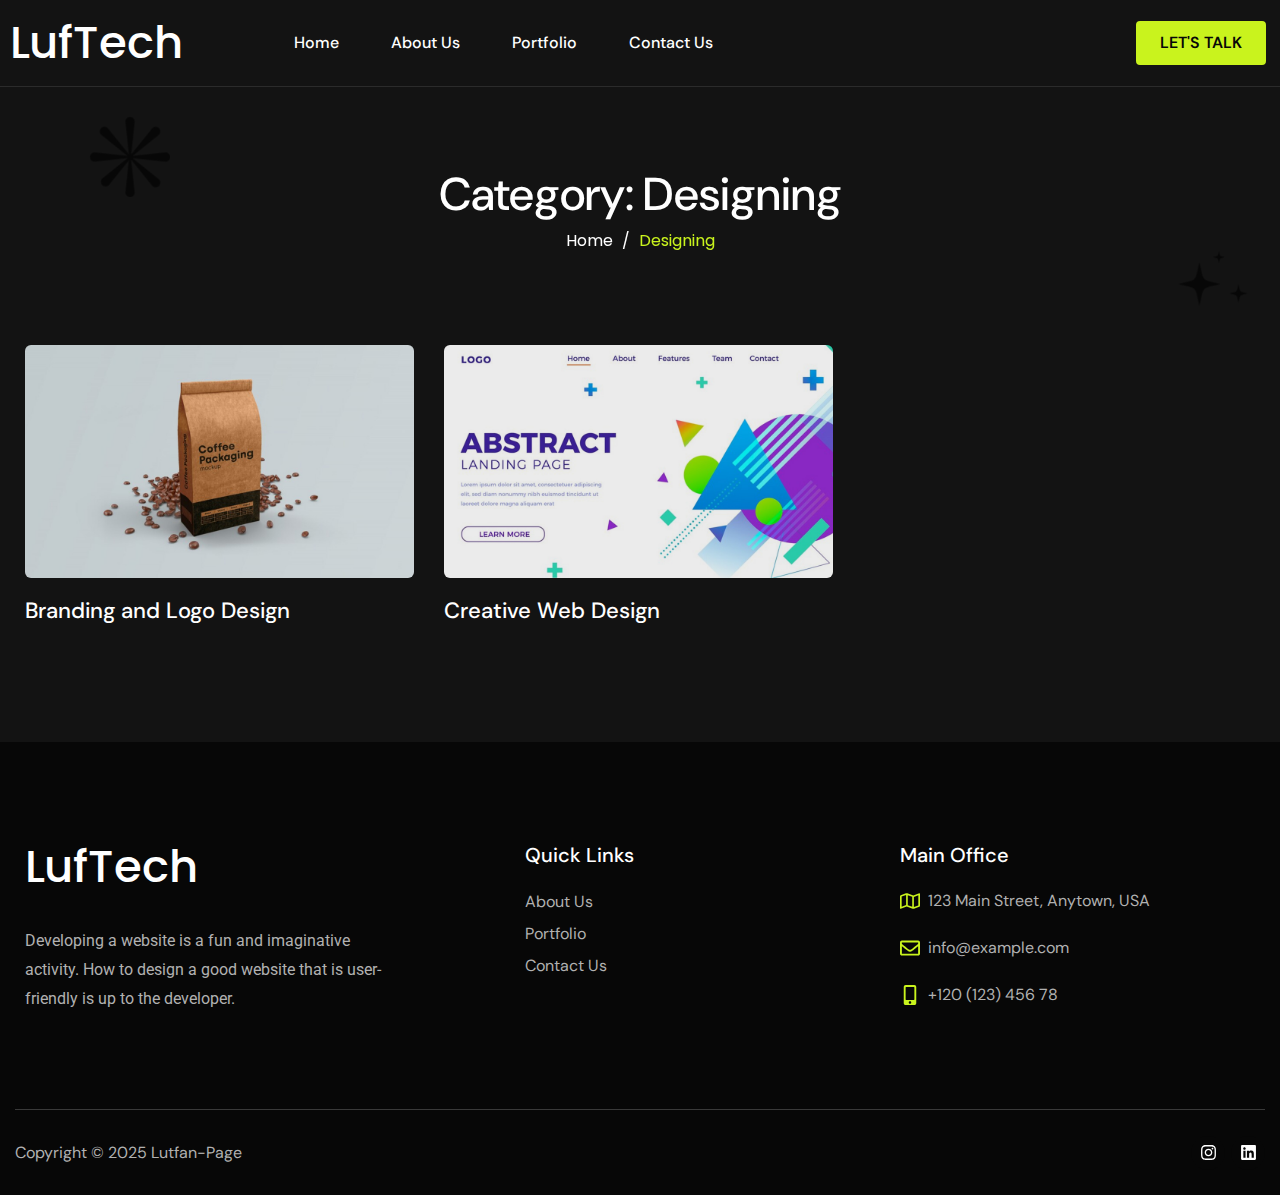
<file: category/designing/index.html>
<!DOCTYPE html>
<html lang="en-US">
<head>
	<meta charset="UTF-8">
		<title>Designing &#8211; Lutfan-Page</title>
<meta name="robots" content="max-image-preview:large">
<link rel="dns-prefetch" href="//fonts.googleapis.com">
<link rel="preconnect" href="https://fonts.gstatic.com/" crossorigin>
<link rel="alternate" type="application/rss+xml" title="Lutfan-Page &raquo; Feed" href="/feed/">
<link rel="alternate" type="application/rss+xml" title="Lutfan-Page &raquo; Comments Feed" href="/comments/feed/">
<link rel="alternate" type="application/rss+xml" title="Lutfan-Page &raquo; Designing Category Feed" href="/category/designing/feed/">
<script>
window._wpemojiSettings = {"baseUrl":"https:\/\/s.w.org\/images\/core\/emoji\/15.0.3\/72x72\/","ext":".png","svgUrl":"https:\/\/s.w.org\/images\/core\/emoji\/15.0.3\/svg\/","svgExt":".svg","source":{"concatemoji":"\/wp-includes\/js\/wp-emoji-release.min.js?ver=6.7.2"}};
/*! This file is auto-generated */
!function(i,n){var o,s,e;function c(e){try{var t={supportTests:e,timestamp:(new Date).valueOf()};sessionStorage.setItem(o,JSON.stringify(t))}catch(e){}}function p(e,t,n){e.clearRect(0,0,e.canvas.width,e.canvas.height),e.fillText(t,0,0);var t=new Uint32Array(e.getImageData(0,0,e.canvas.width,e.canvas.height).data),r=(e.clearRect(0,0,e.canvas.width,e.canvas.height),e.fillText(n,0,0),new Uint32Array(e.getImageData(0,0,e.canvas.width,e.canvas.height).data));return t.every(function(e,t){return e===r[t]})}function u(e,t,n){switch(t){case"flag":return n(e,"🏳️‍⚧️","🏳️​⚧️")?!1:!n(e,"🇺🇳","🇺​🇳")&&!n(e,"🏴󠁧󠁢󠁥󠁮󠁧󠁿","🏴​󠁧​󠁢​󠁥​󠁮​󠁧​󠁿");case"emoji":return!n(e,"🐦‍⬛","🐦​⬛")}return!1}function f(e,t,n){var r="undefined"!=typeof WorkerGlobalScope&&self instanceof WorkerGlobalScope?new OffscreenCanvas(300,150):i.createElement("canvas"),a=r.getContext("2d",{willReadFrequently:!0}),o=(a.textBaseline="top",a.font="600 32px Arial",{});return e.forEach(function(e){o[e]=t(a,e,n)}),o}function t(e){var t=i.createElement("script");t.src=e,t.defer=!0,i.head.appendChild(t)}"undefined"!=typeof Promise&&(o="wpEmojiSettingsSupports",s=["flag","emoji"],n.supports={everything:!0,everythingExceptFlag:!0},e=new Promise(function(e){i.addEventListener("DOMContentLoaded",e,{once:!0})}),new Promise(function(t){var n=function(){try{var e=JSON.parse(sessionStorage.getItem(o));if("object"==typeof e&&"number"==typeof e.timestamp&&(new Date).valueOf()<e.timestamp+604800&&"object"==typeof e.supportTests)return e.supportTests}catch(e){}return null}();if(!n){if("undefined"!=typeof Worker&&"undefined"!=typeof OffscreenCanvas&&"undefined"!=typeof URL&&URL.createObjectURL&&"undefined"!=typeof Blob)try{var e="postMessage("+f.toString()+"("+[JSON.stringify(s),u.toString(),p.toString()].join(",")+"));",r=new Blob([e],{type:"text/javascript"}),a=new Worker(URL.createObjectURL(r),{name:"wpTestEmojiSupports"});return void(a.onmessage=function(e){c(n=e.data),a.terminate(),t(n)})}catch(e){}c(n=f(s,u,p))}t(n)}).then(function(e){for(var t in e)n.supports[t]=e[t],n.supports.everything=n.supports.everything&&n.supports[t],"flag"!==t&&(n.supports.everythingExceptFlag=n.supports.everythingExceptFlag&&n.supports[t]);n.supports.everythingExceptFlag=n.supports.everythingExceptFlag&&!n.supports.flag,n.DOMReady=!1,n.readyCallback=function(){n.DOMReady=!0}}).then(function(){return e}).then(function(){var e;n.supports.everything||(n.readyCallback(),(e=n.source||{}).concatemoji?t(e.concatemoji):e.wpemoji&&e.twemoji&&(t(e.twemoji),t(e.wpemoji)))}))}((window,document),window._wpemojiSettings);
</script>
<style id="wp-emoji-styles-inline-css">img.wp-smiley, img.emoji {
		display: inline !important;
		border: none !important;
		box-shadow: none !important;
		height: 1em !important;
		width: 1em !important;
		margin: 0 0.07em !important;
		vertical-align: -0.1em !important;
		background: none !important;
		padding: 0 !important;
	}</style>
<link rel="stylesheet" id="contact-form-7-css" href="/wp-content/plugins/contact-form-7/includes/css/styles.css?ver=6.0.5" media="all">
<link rel="stylesheet" id="elementor-frontend-css" href="/wp-content/plugins/elementor/assets/css/frontend.min.css?ver=3.28.3" media="all">
<link rel="stylesheet" id="elementor-post-10-css" href="/wp-content/uploads/elementor/css/post-10.css?ver=1744357369" media="all">
<link rel="stylesheet" id="widget-heading-css" href="/wp-content/plugins/elementor/assets/css/widget-heading.min.css?ver=3.28.3" media="all">
<link rel="stylesheet" id="elementor-post-543-css" href="/wp-content/uploads/elementor/css/post-543.css?ver=1744357967" media="all">
<link rel="stylesheet" id="elementor-post-1365-css" href="/wp-content/uploads/elementor/css/post-1365.css?ver=1744357370" media="all">
<link rel="stylesheet" id="spexo-elementor-addons-1365-css" href="/wp-content/uploads/spexo-addons/css/tmpcoder-1365.css?ver=1.0.20.1704192121" media="all">
<link rel="stylesheet" id="widget-icon-box-css" href="/wp-content/plugins/elementor/assets/css/widget-icon-box.min.css?ver=3.28.3" media="all">
<link rel="stylesheet" id="widget-social-icons-css" href="/wp-content/plugins/elementor/assets/css/widget-social-icons.min.css?ver=3.28.3" media="all">
<link rel="stylesheet" id="e-apple-webkit-css" href="/wp-content/plugins/elementor/assets/css/conditionals/apple-webkit.min.css?ver=3.28.3" media="all">
<link rel="stylesheet" id="elementor-post-869-css" href="/wp-content/uploads/elementor/css/post-869.css?ver=1744357370" media="all">
<link rel="stylesheet" id="spexo-elementor-addons-869-css" href="/wp-content/uploads/spexo-addons/css/tmpcoder-869.css?ver=1.0.20.1704192121" media="all">
<link rel="stylesheet" id="elementor-post-1246-css" href="/wp-content/uploads/elementor/css/post-1246.css?ver=1744357980" media="all">
<link rel="stylesheet" id="spexo-elementor-addons-1246-css" href="/wp-content/uploads/spexo-addons/css/tmpcoder-1246.css?ver=1.0.20.1704192121" media="all">
<link rel="stylesheet" id="tmpcoder-theme-css" href="/wp-content/themes/spexo/assets/css/tmpcoder-theme.min.css?ver=2.0.2" media="">
<link rel="stylesheet" id="tmpcoder-style-css" href="/wp-content/themes/spexo/assets/css/style.min.css?ver=2.0.2" media="all">
<link rel="stylesheet" id="tmpcoder-wc-style-css" href="/wp-content/themes/spexo/assets/css/tmpcoder-wc-style.min.css?ver=2.0.2" media="">
<link rel="preload" as="style" href="https://fonts.googleapis.com/css?family=DM%20Sans:100,200,300,400,500,600,700,800,900,100italic,200italic,300italic,400italic,500italic,600italic,700italic,800italic,900italic&#038;display=swap&#038;ver=1744252875">
<link rel="stylesheet" href="https://fonts.googleapis.com/css?family=DM%20Sans:100,200,300,400,500,600,700,800,900,100italic,200italic,300italic,400italic,500italic,600italic,700italic,800italic,900italic&#038;display=swap&#038;ver=1744252875" media="print" onload="this.media='all'">
<noscript><link rel="stylesheet" href="https://fonts.googleapis.com/css?family=DM%20Sans:100,200,300,400,500,600,700,800,900,100italic,200italic,300italic,400italic,500italic,600italic,700italic,800italic,900italic&#038;display=swap&#038;ver=1744252875"></noscript>
<link rel="stylesheet" id="elementor-icons-css" href="/wp-content/plugins/elementor/assets/lib/eicons/css/elementor-icons.min.css?ver=5.36.0" media="all">
<link rel="stylesheet" id="tmpcoder-woo-grid-css-css" href="/wp-content/plugins/sastra-essential-addons-for-elementor/assets/grid-widgets/frontend.min.css?ver=1.0.20" media="all">
<link rel="stylesheet" id="tmpcoder-link-animations-css-css" href="/wp-content/plugins/sastra-essential-addons-for-elementor/assets/grid-widgets/lib/tmpcoder-link-animations.min.css?ver=1.0.20" media="all">
<link rel="stylesheet" id="font-awesome-5-all-css" href="/wp-content/plugins/elementor/assets/lib/font-awesome/css/all.min.css?ver=1.0.20" media="all">
<link rel="stylesheet" id="animations-css" href="/wp-content/plugins/elementor/assets/lib/animations/animations.min.css?ver=1.0.20" media="all">
<link rel="stylesheet" id="tmpcoder-frontend-style-css" href="/wp-content/plugins/sastra-essential-addons-for-elementor/assets/css/frontend.min.css?ver=1.0.20" media="">
<style id="tmpcoder-frontend-global-options-inline-css">h1,.entry-content h1,h1.elementor-heading-title {font-size: var(--heading1-font-size);font-family: var(--heading1-font-family);font-weight: var(--heading1-font-weight);color: var(--heading1-text-color);line-height: var(--heading1-line-height);text-transform: var(--heading1-text-transform); letter-spacing: var(--heading1-letter-spacing); }h2,.entry-content h2,h2.elementor-heading-title {font-size: var(--heading2-font-size); font-family: var(--heading2-font-family);font-weight: var(--heading2-font-weight);color: var(--heading2-text-color);line-height: var(--heading2-line-height);text-transform: var(--heading2-text-transform); letter-spacing: var(--heading2-letter-spacing); }h3,.entry-content h3,h3.elementor-heading-title {font-size: var(--heading3-font-size); font-family: var(--heading3-font-family);font-weight: var(--heading3-font-weight);color: var(--heading3-text-color);line-height: var(--heading3-line-height);text-transform: var(--heading3-text-transform); letter-spacing: var(--heading3-letter-spacing); }h4,.entry-content h4,h4.elementor-heading-title {font-size: var(--heading4-font-size); font-family: var(--heading4-font-family);font-weight: var(--heading4-font-weight);color: var(--heading4-text-color);line-height: var(--heading4-line-height);text-transform: var(--heading4-text-transform); letter-spacing: var(--heading4-letter-spacing); }h5,.entry-content h5,h5.elementor-heading-title {font-size: var(--heading5-font-size); font-family: var(--heading5-font-family);font-weight: var(--heading5-font-weight);color: var(--heading5-text-color);line-height: var(--heading5-line-height);text-transform: var(--heading5-text-transform); letter-spacing: var(--heading5-letter-spacing); }h6,.entry-content h6,h6.elementor-heading-title {font-size: var(--heading6-font-size); font-family: var(--heading6-font-family);font-weight: var(--heading6-font-weight);color: var(--heading6-text-color);line-height: var(--heading6-line-height);text-transform: var(--heading6-text-transform); letter-spacing: var(--heading6-letter-spacing); }.elementor-button-wrapper .elementor-button,.elementor-widget-tmpcoder-button .tmpcoder-button,.elementor-widget-tmpcoder-dual-button .tmpcoder-dual-button .tmpcoder-button-a,.elementor-widget-tmpcoder-dual-button .tmpcoder-dual-button .tmpcoder-button-b {color:var(--button-text-color); background-color:var(--theme-button-background);border-color:var(--button-border-color);border-style:var(--button-border-type);border-top-width: var(--button-border-top);border-right-width:var(--button-border-right);border-bottom-width:var(--button-border-bottom);border-left-width:var(--button-border-left);font-family:var(--button-font-family); font-weight:var(--button-font-weight); text-align:var(--button-text-align); text-transform:var(--button-text-transform); font-size:var(--button-font-size); line-height:var(--button-line-height); letter-spacing:var(--button-letter-spacing); border-radius:var(--button-border-radius); padding-top:var(--button-padding-top);padding-right:var(--button-padding-right);padding-left:var(--button-padding-left);padding-bottom:var(--button-padding-bottom);}.elementor-widget-tmpcoder-button .tmpcoder-button:after{padding-top:var(--button-padding-top);padding-right:var(--button-padding-right);padding-left:var(--button-padding-left);padding-bottom:var(--button-padding-bottom);}.elementor-widget-tmpcoder-button .tmpcoder-button .tmpcoder-button-icon{fill:var(--button-text-color);}.elementor .elementor-widget-tmpcoder-button .tmpcoder-button-text,.elementor-widget-tmpcoder-dual-button .tmpcoder-dual-button .tmpcoder-button-a .tmpcoder-button-text-a,.elementor-widget-tmpcoder-dual-button .tmpcoder-dual-button .tmpcoder-button-b .tmpcoder-button-text-b {font-size: unset;font-weight: unset;}.elementor-widget-tmpcoder-button .tmpcoder-button-none:hover,.elementor-widget-tmpcoder-button [class*="elementor-animation"]:hover,.elementor-widget-tmpcoder-button .tmpcoder-button::before,.elementor-widget-tmpcoder-button .tmpcoder-button::after,.elementor-widget-tmpcoder-dual-button .tmpcoder-dual-button .tmpcoder-button-none:hover,.elementor-widget-tmpcoder-dual-button .tmpcoder-dual-button [class*="elementor-animation"]:hover,.elementor-widget-tmpcoder-dual-button .tmpcoder-dual-button .tmpcoder-button-effect::before,.elementor-widget-tmpcoder-dual-button .tmpcoder-dual-button .tmpcoder-button-effect::after {background-color: unset;}.elementor-button-wrapper .elementor-button:hover,.elementor-widget-tmpcoder-button .tmpcoder-button:hover {background-color:var(--theme-button-background-hover);border-color:var(--button-border-hover-color);color: var(--button-text-hover-color);border-style:var(--button-border-hover-type);border-top-width: var(--button-border-hover-top);border-right-width:var(--button-border-hover-right);border-bottom-width:var(--button-border-hover-bottom);border-left-width:var(--button-border-hover-left);}.elementor-widget-tmpcoder-button .tmpcoder-button:hover:after{}.elementor-widget-tmpcoder-button .tmpcoder-button:hover .tmpcoder-button-icon{fill:var(--button-text-hover-color);}@media (max-width: 1025px) {body {font-size: var(--theme-font-size-tablet);line-height: var(--theme-line-height-tablet);letter-spacing: var(--theme-letter-spacing-tablet)}h1,.entry-content h1,h1.elementor-heading-title {font-size: var(--heading1-font-size-tablet);line-height: var(--heading1-line-height-tablet);letter-spacing: var(--heading1-letter-spacing-tablet); }h2,.entry-content h2,h2.elementor-heading-title {font-size: var(--heading2-font-size-tablet);line-height: var(--heading2-line-height-tablet);letter-spacing: var(--heading2-letter-spacing-tablet); }h3,.entry-content h3,h3.elementor-heading-title {font-size: var(--heading3-font-size-tablet);line-height: var(--heading3-line-height-tablet);letter-spacing: var(--heading3-letter-spacing-tablet); }h4,.entry-content h4,h4.elementor-heading-title {font-size: var(--heading4-font-size-tablet);line-height: var(--heading4-line-height-tablet);letter-spacing: var(--heading4-letter-spacing-tablet); }h5,.entry-content h5,h5.elementor-heading-title {font-size: var(--heading5-font-size-tablet);line-height: var(--heading5-line-height-tablet);letter-spacing: var(--heading5-letter-spacing-tablet); }h6,.entry-content h6,h6.elementor-heading-title {font-size: var(--heading6-font-size-tablet);line-height: var(--heading6-line-height-tablet);letter-spacing: var(--heading6-letter-spacing-tablet); }button,.elementor-button-wrapper .elementor-button,.elementor-widget-tmpcoder-button .tmpcoder-button,.elementor-widget-tmpcoder-dual-button .tmpcoder-dual-button .tmpcoder-button-a,.elementor-widget-tmpcoder-dual-button .tmpcoder-dual-button .tmpcoder-button-b { font-size:var(--button-font-size-tablet); line-height:var(--button-line-height-tablet); letter-spacing:var(--button-letter-spacing-tablet); padding-top:var(--button-tablet-padding-top);padding-right:var(--button-tablet-padding-right);padding-left:var(--button-tablet-padding-left);padding-bottom:var(--button-tablet-padding-bottom);}.tmpcoder-navigation-menu__align-tablet-center nav ul {display: grid;text-align: center;align-items: center;justify-content: center!important;}.tmpcoder-navigation-menu__align-tablet-right nav ul {display: grid;text-align: right;align-items: right;justify-content: right!important;}.tmpcoder-navigation-menu__align-tablet-left nav ul {display: grid;text-align: left;align-items: left;justify-content: left!important;}}@media (max-width: 768px) {body {font-size: var(--theme-font-size-mobile);line-height: var(--theme-line-height-mobile);letter-spacing: var(--theme-letter-spacing-mobile)}h1,.entry-content h1,h1.elementor-heading-title {font-size: var(--heading1-font-size-mobile);line-height: var(--heading1-line-height-mobile);letter-spacing: var(--heading1-letter-spacing-mobile); }h2,.entry-content h2,h2.elementor-heading-title {font-size: var(--heading2-font-size-mobile);line-height: var(--heading2-line-height-mobile);letter-spacing: var(--heading2-letter-spacing-mobile); }h3,.entry-content h3,h3.elementor-heading-title {font-size: var(--heading3-font-size-mobile);line-height: var(--heading3-line-height-mobile);letter-spacing: var(--heading3-letter-spacing-mobile); }h4,.entry-content h4,h4.elementor-heading-title {font-size: var(--heading4-font-size-mobile);line-height: var(--heading4-line-height-mobile);letter-spacing: var(--heading4-letter-spacing-mobile); }h5,.entry-content h5,h5.elementor-heading-title {font-size: var(--heading5-font-size-mobile);line-height: var(--heading5-line-height-mobile);letter-spacing: var(--heading5-letter-spacing-mobile); }h6,.entry-content h6,h6.elementor-heading-title {font-size: var(--heading6-font-size-mobile);line-height: var(--heading6-line-height-mobile);letter-spacing: var(--heading6-letter-spacing-mobile); }button,.elementor-button-wrapper .elementor-button,.elementor-widget-tmpcoder-button .tmpcoder-button,.elementor-widget-tmpcoder-dual-button .tmpcoder-dual-button .tmpcoder-button-a,.elementor-widget-tmpcoder-dual-button .tmpcoder-dual-button .tmpcoder-button-b { font-size:var(--button-font-size-mobile); line-height:var(--button-line-height-mobile); letter-spacing:var(--button-letter-spacing-mobile); padding-top:var(--button-mobile-padding-top);padding-right:var(--button-mobile-padding-right);padding-left:var(--button-mobile-padding-left);padding-bottom:var(--button-mobile-padding-bottom);}.tmpcoder-navigation-menu__align-mobile-center nav ul {display: grid;text-align: center;align-items: center;justify-content: center!important;}.tmpcoder-navigation-menu__align-mobile-right nav ul {display: grid;text-align: right;align-items: right;justify-content: right!important;}.tmpcoder-navigation-menu__align-mobile-left nav ul {display: grid;text-align: left;align-items: left;justify-content: left!important;}}.wp-block-button .wp-block-button__link,.elementor-button-wrapper .elementor-button,.elementor-button-wrapper .elementor-button:visited {color:var(--button-text-color);fill:var(--button-text-color);},.elementor-button:hover{color:var(--button-text-hover-color);fill:var(--button-text-hover-color);}</style>
<style id="tmpcoder-theme-variable-inline-css">:root, .editor-styles-wrapper {
--tmpcoder-container-width: 1200px;
--tmpcoder-tablet-container-width: 1024px;
--tmpcoder-mobile-container-width: 767px;
--theme-primary-color:#131313;
--theme-secondary-color:#070707;
--theme-accent-color:#FFFFFF;
--theme-background-color:#131313;
--theme-button-background:#C9F31D;
--theme-button-background-hover:#070707;
--theme-link-color:#B1B1B1;
--theme-link-hover-color:#C9F31D;
--theme-global-border-color:#393939;
--theme-global-color-1:#FFFFFF;
--theme-global-color-2:#FFFFFF;
--theme-global-color-3:#FFFFFF;
--theme-global-color-4:#ffffff;
--theme-font-family:DM Sans;
--theme-font-weight:400;
--theme-font-size:16px;
--theme-line-height:29px;
--theme-letter-spacing:0px;
--theme-font-size-tablet:16px;
--theme-line-height-tablet:29px;
--theme-letter-spacing-tablet:0px;
--theme-font-size-mobile:14px;
--theme-line-height-mobile:24px;
--theme-letter-spacing-mobile:0px;
--theme-text-color:#b1b1b1;
--heading1-font-family:DM Sans;
--heading1-font-weight:500;
--heading1-font-style: normal;
--heading1-text-align: initial;
--heading1-text-transform: initial;
--heading1-font-size:60px;
--heading1-line-height:54px;
--heading1-letter-spacing:0px;
--heading1-text-color:#ffffff;
--heading2-font-family:DM Sans;
--heading2-font-weight:500;
--heading2-font-style: normal;
--heading2-text-align: initial;
--heading2-text-transform: initial;
--heading2-font-size:45px;
--heading2-line-height:50px;
--heading2-letter-spacing:0px;
--heading2-text-color:#ffffff;
--heading3-font-family:DM Sans;
--heading3-font-weight:500;
--heading3-font-style: normal;
--heading3-text-align: initial;
--heading3-text-transform: initial;
--heading3-font-size:40px;
--heading3-line-height:46px;
--heading3-letter-spacing:0px;
--heading3-text-color:#ffffff;
--heading4-font-family:DM Sans;
--heading4-font-weight:500;
--heading4-font-style: normal;
--heading4-text-align: initial;
--heading4-text-transform: initial;
--heading4-font-size:35px;
--heading4-line-height:40px;
--heading4-letter-spacing:0px;
--heading4-text-color:#ffffff;
--heading5-font-family:DM Sans;
--heading5-font-weight:500;
--heading5-font-style: normal;
--heading5-text-align: initial;
--heading5-text-transform: initial;
--heading5-font-size:30px;
--heading5-line-height:36px;
--heading5-letter-spacing:0px;
--heading5-text-color:#ffffff;
--heading6-font-family:DM Sans;
--heading6-font-weight:500;
--heading6-font-style: normal;
--heading6-text-align: initial;
--heading6-text-transform: initial;
--heading6-font-size:20px;
--heading6-line-height:26px;
--heading6-letter-spacing:0px;
--heading6-text-color:#ffffff;
--heading1-font-size-tablet:46px;
--heading1-line-height-tablet:50px;
--heading1-letter-spacing-tablet:0px;
--heading2-font-size-tablet:38px;
--heading2-line-height-tablet:45px;
--heading2-letter-spacing-tablet:0px;
--heading3-font-size-tablet:36px;
--heading3-line-height-tablet:41px;
--heading3-letter-spacing-tablet:0px;
--heading4-font-size-tablet:32px;
--heading4-line-height-tablet:36px;
--heading4-letter-spacing-tablet:0px;
--heading5-font-size-tablet:26px;
--heading5-line-height-tablet:30px;
--heading5-letter-spacing-tablet:0px;
--heading6-font-size-tablet:20px;
--heading6-line-height-tablet:26px;
--heading6-letter-spacing-tablet:0px;
--heading1-font-size-mobile:38px;
--heading1-line-height-mobile:44px;
--heading1-letter-spacing-mobile:0px;
--heading2-font-size-mobile:30px;
--heading2-line-height-mobile:40px;
--heading2-letter-spacing-mobile:0px;
--heading3-font-size-mobile:26px;
--heading3-line-height-mobile:29px;
--heading3-letter-spacing-mobile:0px;
--heading4-font-size-mobile:24px;
--heading4-line-height-mobile:27px;
--heading4-letter-spacing-mobile:0px;
--heading5-font-size-mobile:22px;
--heading5-line-height-mobile:27px;
--heading5-letter-spacing-mobile:0px;
--heading6-font-size-mobile:18px;
--heading6-line-height-mobile:22px;
--heading6-letter-spacing-mobile:0px;
--button-font-family:DM Sans;
--button-font-weight:600;
--button-text-align: initial;
--button-text-transform:uppercase;
--button-font-size:16px;
--button-line-height:20px;
--button-letter-spacing:0px;
--button-text-color:#070707;
--button-text-hover-color:#C9F31D;
--button-border-radius:4px;
--button-padding-top:11px;
--button-padding-right:25px;
--button-padding-bottom:11px;
--button-padding-left:25px;
--button-border-color:#c9f31d;
--button-border-hover-color:#c9f31d;
--button-border-type:solid;
--button-border-top:2px;
--button-border-right:2px;
--button-border-bottom:2px;
--button-border-left:2px;
--button-border-hover-type:solid;
--button-border-hover-top:2px;
--button-border-hover-right:2px;
--button-border-hover-bottom:2px;
--button-border-hover-left:2px;
--button-font-size-tablet:16px;
--button-line-height-tablet:20px;
--button-letter-spacing-tablet:0px;
--button-tablet-padding-top:11px;
--button-tablet-padding-right:25px;
--button-tablet-padding-bottom:11px;
--button-tablet-padding-left:25px;
--button-font-size-mobile:16px;
--button-line-height-mobile:20px;
--button-letter-spacing-mobile:0px;
--button-mobile-padding-top:11px;
--button-mobile-padding-right:25px;
--button-mobile-padding-bottom:11px;
--button-mobile-padding-left:25px;
}</style>
<style id="tmpcoder-elementor-globle-variables-inline-css">:root{--e-global-color-tmpcoderprimarycolor:#131313;--e-global-color-tmpcodersecondarycolor:#070707;--e-global-color-tmpcoderaccentcolor:#FFFFFF;--e-global-color-tmpcoderbodybackgroundcolor:#FFFFFF;--e-global-color-tmpcoderthemecolor1:#FFFFFF;--e-global-color-tmpcoderthemecolor2:#FFFFFF;--e-global-color-tmpcoderthemecolor4:#131313;--e-global-color-tmpcoderlinkcolor:#B1B1B1;--e-global-color-tmpcoderlinkhovercolor:#C9F31D;--e-global-color-tmpcoderglobalbordercolor:#393939;--e-global-color-tmpcodersitefontscolor:#b1b1b1;--e-global-color-tmpcoderbuttonfontscolor:#070707;--e-global-color-tmpcoderbuttonfontshovercolor:#C9F31D;--e-global-color-tmpcoderbuttonbackgroundcolor:#C9F31D;--e-global-color-tmpcoderbuttonbackgroundhovercolor:#070707;--e-global-color-tmpcoderbuttonbordercolor:#c9f31d;--e-global-color-tmpcoderbuttonborderhovercolor:#c9f31d;}</style>
<link rel="stylesheet" id="elementor-gf-local-roboto-css" href="/wp-content/uploads/elementor/google-fonts/css/roboto.css?ver=1744251928" media="all">
<link rel="stylesheet" id="elementor-gf-local-robotoslab-css" href="/wp-content/uploads/elementor/google-fonts/css/robotoslab.css?ver=1744251940" media="all">
<link rel="stylesheet" id="elementor-gf-local-poppins-css" href="/wp-content/uploads/elementor/google-fonts/css/poppins.css?ver=1744254148" media="all">
<script src="/wp-includes/js/jquery/jquery.min.js?ver=3.7.1" id="jquery-core-js"></script>
<script src="/wp-includes/js/jquery/jquery-migrate.min.js?ver=3.4.1" id="jquery-migrate-js"></script>
<script src="/wp-content/plugins/sastra-essential-addons-for-elementor/assets/js/utils.min.js?ver=1.0.20" id="tmpcoder-redirect-url-utils-script-js"></script>
<link rel="https://api.w.org/" href="/wp-json/">
<link rel="alternate" title="JSON" type="application/json" href="/wp-json/wp/v2/categories/3">
<link rel="EditURI" type="application/rsd+xml" title="RSD" href="/xmlrpc.php?rsd">
<meta name="generator" content="WordPress 6.7.2">
<meta name="generator" content="Redux 4.5.7">
<meta name="generator" content="Elementor 3.28.3; features: e_font_icon_svg, additional_custom_breakpoints, e_local_google_fonts, e_element_cache; settings: css_print_method-external, google_font-enabled, font_display-swap">
			<style>.e-con.e-parent:nth-of-type(n+4):not(.e-lazyloaded):not(.e-no-lazyload),
				.e-con.e-parent:nth-of-type(n+4):not(.e-lazyloaded):not(.e-no-lazyload) * {
					background-image: none !important;
				}
				@media screen and (max-height: 1024px) {
					.e-con.e-parent:nth-of-type(n+3):not(.e-lazyloaded):not(.e-no-lazyload),
					.e-con.e-parent:nth-of-type(n+3):not(.e-lazyloaded):not(.e-no-lazyload) * {
						background-image: none !important;
					}
				}
				@media screen and (max-height: 640px) {
					.e-con.e-parent:nth-of-type(n+2):not(.e-lazyloaded):not(.e-no-lazyload),
					.e-con.e-parent:nth-of-type(n+2):not(.e-lazyloaded):not(.e-no-lazyload) * {
						background-image: none !important;
					}
				}</style>
			<link rel="icon" href="/wp-content/uploads/2024/01/favicon.png" sizes="32x32">
<link rel="icon" href="/wp-content/uploads/2024/01/favicon.png" sizes="192x192">
<link rel="apple-touch-icon" href="/wp-content/uploads/2024/01/favicon.png">
<meta name="msapplication-TileImage" content="/wp-content/uploads/2024/01/favicon.png">
	<meta name="viewport" content="width=device-width, initial-scale=1.0, viewport-fit=cover">
</head>

<body class="archive category category-designing category-3 wp-embed-responsive demo-03 hfeed no-sidebar elementor-default elementor-template-canvas elementor-kit-10">
	 <div class="tmpcoder-video-popup"></div>  <div class="tmpcoder-video-popup"></div> 		<div data-elementor-type="wp-post" data-elementor-id="1365" class="elementor elementor-1365">
						<section data-tmpcoder-sticky-section="yes" data-tmpcoder-position-type="sticky" data-tmpcoder-position-offset="0" data-tmpcoder-position-location="top" data-tmpcoder-sticky-devices="mobile_sticky tablet_sticky desktop_sticky" data-tmpcoder-custom-breakpoints="" data-tmpcoder-active-breakpoints="mobile_sticky tablet_sticky desktop_sticky" data-tmpcoder-z-index="" data-tmpcoder-sticky-hide="" data-tmpcoder-replace-header="" data-tmpcoder-animation-duration="" data-tmpcoder-sticky-type="fixed" class="elementor-section elementor-top-section elementor-element elementor-element-2b3e6e4 elementor-section-content-middle tmpcoder-sticky-section-yes elementor-section-boxed elementor-section-height-default elementor-section-height-default tmpcoder-jarallax-no tmpcoder-parallax-no tmpcoder-particle-no" data-id="2b3e6e4" data-element_type="section" data-settings="{&quot;background_background&quot;:&quot;classic&quot;,&quot;position_offset&quot;:0,&quot;position_offset_tablet&quot;:0,&quot;position_offset_mobile&quot;:0}">
						<div class="elementor-container elementor-column-gap-default">
					<div class="elementor-column elementor-col-33 elementor-top-column elementor-element elementor-element-a116ba3" data-id="a116ba3" data-element_type="column">
			<div class="elementor-widget-wrap elementor-element-populated">
						<div class="elementor-element elementor-element-421fb97 elementor-widget elementor-widget-heading" data-id="421fb97" data-element_type="widget" data-widget_type="heading.default">
				<div class="elementor-widget-container">
					<h2 class="elementor-heading-title elementor-size-default"><a href="/">LufTech</a></h2>				</div>
				</div>
					</div>
		</div>
				<div class="elementor-column elementor-col-33 elementor-top-column elementor-element elementor-element-9ef249e" data-id="9ef249e" data-element_type="column">
			<div class="elementor-widget-wrap elementor-element-populated">
						<div class="elementor-element elementor-element-abff71f tmpcoder-main-nav-menu-align-center tmpcoder-main-nav-menu-align--tabletright elementor-widget__width-initial tmpcoder-main-nav-menu-align--mobileleft tmpcoder-pointer-underline tmpcoder-pointer-line-fx tmpcoder-pointer-fx-fade tmpcoder-sub-icon-caret-down tmpcoder-sub-menu-fx-fade tmpcoder-nav-menu-bp-mobile tmpcoder-mobile-menu-full-width tmpcoder-mobile-menu-item-align-center tmpcoder-mobile-toggle-v1 tmpcoder-sub-divider-yes tmpcoder-mobile-divider-yes elementor-widget elementor-widget-tmpcoder-nav-menu" data-id="abff71f" data-element_type="widget" data-settings="{&quot;menu_layout&quot;:&quot;horizontal&quot;}" data-widget_type="tmpcoder-nav-menu.default">
				<div class="elementor-widget-container">
					<nav class="tmpcoder-nav-menu-container tmpcoder-nav-menu-horizontal" data-trigger="hover"><ul id="menu-1-abff71f" class="tmpcoder-nav-menu">
<li class="menu-item menu-item-type-post_type menu-item-object-page menu-item-home menu-item-41"><a href="/" class="tmpcoder-menu-item tmpcoder-pointer-item">Home</a></li>
<li class="menu-item menu-item-type-post_type menu-item-object-page menu-item-40"><a href="/about-us/" class="tmpcoder-menu-item tmpcoder-pointer-item">About Us</a></li>
<li class="menu-item menu-item-type-post_type menu-item-object-page menu-item-38"><a href="/portfolio/" class="tmpcoder-menu-item tmpcoder-pointer-item">Portfolio</a></li>
<li class="menu-item menu-item-type-post_type menu-item-object-page menu-item-527"><a href="/contact-us/" class="tmpcoder-menu-item tmpcoder-pointer-item">Contact Us</a></li>
</ul></nav><nav class="tmpcoder-mobile-nav-menu-container"><div class="tmpcoder-mobile-toggle-wrap"><div class="tmpcoder-mobile-toggle">
<span class="tmpcoder-mobile-toggle-line"></span><span class="tmpcoder-mobile-toggle-line"></span><span class="tmpcoder-mobile-toggle-line"></span>
</div></div>
<ul id="mobile-menu-2-abff71f" class="tmpcoder-mobile-nav-menu">
<li class="menu-item menu-item-type-post_type menu-item-object-page menu-item-home menu-item-41"><a href="/" class="tmpcoder-mobile-menu-item">Home</a></li>
<li class="menu-item menu-item-type-post_type menu-item-object-page menu-item-40"><a href="/about-us/" class="tmpcoder-mobile-menu-item">About Us</a></li>
<li class="menu-item menu-item-type-post_type menu-item-object-page menu-item-38"><a href="/portfolio/" class="tmpcoder-mobile-menu-item">Portfolio</a></li>
<li class="menu-item menu-item-type-post_type menu-item-object-page menu-item-527"><a href="/contact-us/" class="tmpcoder-mobile-menu-item">Contact Us</a></li>
</ul></nav>				</div>
				</div>
					</div>
		</div>
				<div class="elementor-column elementor-col-33 elementor-top-column elementor-element elementor-element-52c036c" data-id="52c036c" data-element_type="column">
			<div class="elementor-widget-wrap elementor-element-populated">
						<div class="elementor-element elementor-element-29fd0dd tmpcoder-offcanvas-align-right elementor-hidden-tablet elementor-hidden-mobile tmpcoder-offcanvas-entrance-animation-fade elementor-widget elementor-widget-tmpcoder-offcanvas" data-id="29fd0dd" data-element_type="widget" data-widget_type="tmpcoder-offcanvas.default">
				<div class="elementor-widget-container">
					
		<div class="tmpcoder-offcanvas-container" data-offcanvas-open="no">			<button class="tmpcoder-offcanvas-trigger">
													<span>Let&#039;s Talk</span>
							</button>

			<div class="tmpcoder-offcanvas-wrap tmpcoder-offcanvas-wrap-right">
				<div class="tmpcoder-offcanvas-content tmpcoder-offcanvas-content-right">
					<div class="tmpcoder-offcanvas-header">
						<span class="tmpcoder-close-offcanvas">
							<i class="fa fa-times" aria-hidden="true"></i>
						</span>
											</div>
							<div data-elementor-type="page" data-elementor-id="102" class="elementor elementor-102">
						<section class="elementor-section elementor-top-section elementor-element elementor-element-4e41236 elementor-section-content-middle elementor-section-boxed elementor-section-height-default elementor-section-height-default tmpcoder-jarallax-no tmpcoder-parallax-no tmpcoder-particle-no" data-id="4e41236" data-element_type="section" data-settings="{&quot;background_background&quot;:&quot;classic&quot;}">
						<div class="elementor-container elementor-column-gap-default">
					<div class="elementor-column elementor-col-100 elementor-top-column elementor-element elementor-element-83e7caa" data-id="83e7caa" data-element_type="column" data-settings="{&quot;background_background&quot;:&quot;classic&quot;}">
			<div class="elementor-widget-wrap elementor-element-populated">
						<div class="elementor-element elementor-element-274117b elementor-widget elementor-widget-image" data-id="274117b" data-element_type="widget" data-widget_type="image.default">
				<div class="elementor-widget-container">
															<img width="167" height="32" src="/wp-content/uploads/2024/01/logo.png" class="attachment-full size-full wp-image-8" alt="">															</div>
				</div>
				<div class="elementor-element elementor-element-7a740dd elementor-widget elementor-widget-heading" data-id="7a740dd" data-element_type="widget" data-widget_type="heading.default">
				<div class="elementor-widget-container">
					<h3 class="elementor-heading-title elementor-size-default">Unique Digital Ideas for Business
</h3>				</div>
				</div>
				<div class="elementor-element elementor-element-b52feca elementor-widget elementor-widget-text-editor" data-id="b52feca" data-element_type="widget" data-widget_type="text-editor.default">
				<div class="elementor-widget-container">
									Develop a blockchain-based loyalty program that offers secure and transparent rewards, fostering customer trust and creating a competitive edge in the market.								</div>
				</div>
				<div class="elementor-element elementor-element-b3130e8 elementor-widget elementor-widget-heading" data-id="b3130e8" data-element_type="widget" data-widget_type="heading.default">
				<div class="elementor-widget-container">
					<h3 class="elementor-heading-title elementor-size-default">Main Office</h3>				</div>
				</div>
				<div class="elementor-element elementor-element-82be69a elementor-position-left elementor-vertical-align-middle elementor-view-default elementor-mobile-position-top elementor-widget elementor-widget-icon-box" data-id="82be69a" data-element_type="widget" data-widget_type="icon-box.default">
				<div class="elementor-widget-container">
							<div class="elementor-icon-box-wrapper">

						<div class="elementor-icon-box-icon">
				<span class="elementor-icon">
				<svg aria-hidden="true" class="e-font-icon-svg e-far-map" viewbox="0 0 576 512" xmlns="http://www.w3.org/2000/svg"><path d="M560.02 32c-1.96 0-3.98.37-5.96 1.16L384.01 96H384L212 35.28A64.252 64.252 0 0 0 191.76 32c-6.69 0-13.37 1.05-19.81 3.14L20.12 87.95A32.006 32.006 0 0 0 0 117.66v346.32C0 473.17 7.53 480 15.99 480c1.96 0 3.97-.37 5.96-1.16L192 416l172 60.71a63.98 63.98 0 0 0 40.05.15l151.83-52.81A31.996 31.996 0 0 0 576 394.34V48.02c0-9.19-7.53-16.02-15.98-16.02zM224 90.42l128 45.19v285.97l-128-45.19V90.42zM48 418.05V129.07l128-44.53v286.2l-.64.23L48 418.05zm480-35.13l-128 44.53V141.26l.64-.24L528 93.95v288.97z"></path></svg>				</span>
			</div>
			
						<div class="elementor-icon-box-content">

									<span class="elementor-icon-box-title">
						<span>
							123 Main Street, Anytown, USA 						</span>
					</span>
				
				
			</div>
			
		</div>
						</div>
				</div>
				<div class="elementor-element elementor-element-b36d189 elementor-position-left elementor-vertical-align-middle elementor-view-default elementor-mobile-position-top elementor-widget elementor-widget-icon-box" data-id="b36d189" data-element_type="widget" data-widget_type="icon-box.default">
				<div class="elementor-widget-container">
							<div class="elementor-icon-box-wrapper">

						<div class="elementor-icon-box-icon">
				<a href="mailto:info@example.com" class="elementor-icon" aria-label="info@example.com">
				<svg aria-hidden="true" class="e-font-icon-svg e-far-envelope" viewbox="0 0 512 512" xmlns="http://www.w3.org/2000/svg"><path d="M464 64H48C21.49 64 0 85.49 0 112v288c0 26.51 21.49 48 48 48h416c26.51 0 48-21.49 48-48V112c0-26.51-21.49-48-48-48zm0 48v40.805c-22.422 18.259-58.168 46.651-134.587 106.49-16.841 13.247-50.201 45.072-73.413 44.701-23.208.375-56.579-31.459-73.413-44.701C106.18 199.465 70.425 171.067 48 152.805V112h416zM48 400V214.398c22.914 18.251 55.409 43.862 104.938 82.646 21.857 17.205 60.134 55.186 103.062 54.955 42.717.231 80.509-37.199 103.053-54.947 49.528-38.783 82.032-64.401 104.947-82.653V400H48z"></path></svg>				</a>
			</div>
			
						<div class="elementor-icon-box-content">

									<span class="elementor-icon-box-title">
						<a href="mailto:info@example.com">
							info@example.com						</a>
					</span>
				
				
			</div>
			
		</div>
						</div>
				</div>
				<div class="elementor-element elementor-element-51a4c5b elementor-position-left elementor-vertical-align-middle elementor-view-default elementor-mobile-position-top elementor-widget elementor-widget-icon-box" data-id="51a4c5b" data-element_type="widget" data-widget_type="icon-box.default">
				<div class="elementor-widget-container">
							<div class="elementor-icon-box-wrapper">

						<div class="elementor-icon-box-icon">
				<a href="tel:+12012345678" class="elementor-icon" aria-label="+120 (123) 456 78">
				<svg aria-hidden="true" class="e-font-icon-svg e-fas-mobile-alt" viewbox="0 0 320 512" xmlns="http://www.w3.org/2000/svg"><path d="M272 0H48C21.5 0 0 21.5 0 48v416c0 26.5 21.5 48 48 48h224c26.5 0 48-21.5 48-48V48c0-26.5-21.5-48-48-48zM160 480c-17.7 0-32-14.3-32-32s14.3-32 32-32 32 14.3 32 32-14.3 32-32 32zm112-108c0 6.6-5.4 12-12 12H60c-6.6 0-12-5.4-12-12V60c0-6.6 5.4-12 12-12h200c6.6 0 12 5.4 12 12v312z"></path></svg>				</a>
			</div>
			
						<div class="elementor-icon-box-content">

									<span class="elementor-icon-box-title">
						<a href="tel:+12012345678">
							+120 (123) 456 78						</a>
					</span>
				
				
			</div>
			
		</div>
						</div>
				</div>
				<div class="elementor-element elementor-element-960e520 elementor-widget elementor-widget-heading" data-id="960e520" data-element_type="widget" data-widget_type="heading.default">
				<div class="elementor-widget-container">
					<h3 class="elementor-heading-title elementor-size-default">Follow Us</h3>				</div>
				</div>
				<div class="elementor-element elementor-element-50b18b7 elementor-shape-circle e-grid-align-left elementor-grid-0 elementor-widget elementor-widget-social-icons" data-id="50b18b7" data-element_type="widget" data-widget_type="social-icons.default">
				<div class="elementor-widget-container">
							<div class="elementor-social-icons-wrapper elementor-grid">
							<span class="elementor-grid-item">
					<a class="elementor-icon elementor-social-icon elementor-social-icon-facebook elementor-repeater-item-1cfdef5" target="_blank">
						<span class="elementor-screen-only">Facebook</span>
						<svg class="e-font-icon-svg e-fab-facebook" viewbox="0 0 512 512" xmlns="http://www.w3.org/2000/svg"><path d="M504 256C504 119 393 8 256 8S8 119 8 256c0 123.78 90.69 226.38 209.25 245V327.69h-63V256h63v-54.64c0-62.15 37-96.48 93.67-96.48 27.14 0 55.52 4.84 55.52 4.84v61h-31.28c-30.8 0-40.41 19.12-40.41 38.73V256h68.78l-11 71.69h-57.78V501C413.31 482.38 504 379.78 504 256z"></path></svg>					</a>
				</span>
							<span class="elementor-grid-item">
					<a class="elementor-icon elementor-social-icon elementor-social-icon-twitter elementor-repeater-item-c020a71" target="_blank">
						<span class="elementor-screen-only">Twitter</span>
						<svg class="e-font-icon-svg e-fab-twitter" viewbox="0 0 512 512" xmlns="http://www.w3.org/2000/svg"><path d="M459.37 151.716c.325 4.548.325 9.097.325 13.645 0 138.72-105.583 298.558-298.558 298.558-59.452 0-114.68-17.219-161.137-47.106 8.447.974 16.568 1.299 25.34 1.299 49.055 0 94.213-16.568 130.274-44.832-46.132-.975-84.792-31.188-98.112-72.772 6.498.974 12.995 1.624 19.818 1.624 9.421 0 18.843-1.3 27.614-3.573-48.081-9.747-84.143-51.98-84.143-102.985v-1.299c13.969 7.797 30.214 12.67 47.431 13.319-28.264-18.843-46.781-51.005-46.781-87.391 0-19.492 5.197-37.36 14.294-52.954 51.655 63.675 129.3 105.258 216.365 109.807-1.624-7.797-2.599-15.918-2.599-24.04 0-57.828 46.782-104.934 104.934-104.934 30.213 0 57.502 12.67 76.67 33.137 23.715-4.548 46.456-13.32 66.599-25.34-7.798 24.366-24.366 44.833-46.132 57.827 21.117-2.273 41.584-8.122 60.426-16.243-14.292 20.791-32.161 39.308-52.628 54.253z"></path></svg>					</a>
				</span>
							<span class="elementor-grid-item">
					<a class="elementor-icon elementor-social-icon elementor-social-icon-youtube elementor-repeater-item-ebe3fc6" target="_blank">
						<span class="elementor-screen-only">Youtube</span>
						<svg class="e-font-icon-svg e-fab-youtube" viewbox="0 0 576 512" xmlns="http://www.w3.org/2000/svg"><path d="M549.655 124.083c-6.281-23.65-24.787-42.276-48.284-48.597C458.781 64 288 64 288 64S117.22 64 74.629 75.486c-23.497 6.322-42.003 24.947-48.284 48.597-11.412 42.867-11.412 132.305-11.412 132.305s0 89.438 11.412 132.305c6.281 23.65 24.787 41.5 48.284 47.821C117.22 448 288 448 288 448s170.78 0 213.371-11.486c23.497-6.321 42.003-24.171 48.284-47.821 11.412-42.867 11.412-132.305 11.412-132.305s0-89.438-11.412-132.305zm-317.51 213.508V175.185l142.739 81.205-142.739 81.201z"></path></svg>					</a>
				</span>
							<span class="elementor-grid-item">
					<a class="elementor-icon elementor-social-icon elementor-social-icon-instagram elementor-repeater-item-b417253" target="_blank">
						<span class="elementor-screen-only">Instagram</span>
						<svg class="e-font-icon-svg e-fab-instagram" viewbox="0 0 448 512" xmlns="http://www.w3.org/2000/svg"><path d="M224.1 141c-63.6 0-114.9 51.3-114.9 114.9s51.3 114.9 114.9 114.9S339 319.5 339 255.9 287.7 141 224.1 141zm0 189.6c-41.1 0-74.7-33.5-74.7-74.7s33.5-74.7 74.7-74.7 74.7 33.5 74.7 74.7-33.6 74.7-74.7 74.7zm146.4-194.3c0 14.9-12 26.8-26.8 26.8-14.9 0-26.8-12-26.8-26.8s12-26.8 26.8-26.8 26.8 12 26.8 26.8zm76.1 27.2c-1.7-35.9-9.9-67.7-36.2-93.9-26.2-26.2-58-34.4-93.9-36.2-37-2.1-147.9-2.1-184.9 0-35.8 1.7-67.6 9.9-93.9 36.1s-34.4 58-36.2 93.9c-2.1 37-2.1 147.9 0 184.9 1.7 35.9 9.9 67.7 36.2 93.9s58 34.4 93.9 36.2c37 2.1 147.9 2.1 184.9 0 35.9-1.7 67.7-9.9 93.9-36.2 26.2-26.2 34.4-58 36.2-93.9 2.1-37 2.1-147.8 0-184.8zM398.8 388c-7.8 19.6-22.9 34.7-42.6 42.6-29.5 11.7-99.5 9-132.1 9s-102.7 2.6-132.1-9c-19.6-7.8-34.7-22.9-42.6-42.6-11.7-29.5-9-99.5-9-132.1s-2.6-102.7 9-132.1c7.8-19.6 22.9-34.7 42.6-42.6 29.5-11.7 99.5-9 132.1-9s102.7-2.6 132.1 9c19.6 7.8 34.7 22.9 42.6 42.6 11.7 29.5 9 99.5 9 132.1s2.7 102.7-9 132.1z"></path></svg>					</a>
				</span>
					</div>
						</div>
				</div>
					</div>
		</div>
					</div>
		</section>
				</div>
		<span class="tmpcoder-template-edit-btn" data-permalink="/?elementor_library=sidebar">Edit Template</span>				</div>
			</div>
		</div>
        
    				</div>
				</div>
					</div>
		</div>
					</div>
		</section>
				</div>
				<div data-elementor-type="wp-post" data-elementor-id="1246" class="elementor elementor-1246">
				<div class="tmpcoder-parallax-multi-layer" scalar-speed="5" direction="no" style="overflow: hidden">
<div data-depth="0.4" style-top="12%" style-left="7%" class="tmpcoder-parallax-ml-children elementor-repeater-item-8bbdfb5"><img src="/wp-content/uploads/2024/01/p2.png"></div>
<div data-depth="0.4" style-top="66%" style-left="92%" class="tmpcoder-parallax-ml-children elementor-repeater-item-c99f4b0"><img src="/wp-content/uploads/2024/01/p1.png"></div>
</div>		<section class="elementor-section elementor-top-section elementor-element elementor-element-618f143 tmpcoder-parallax-yes elementor-section-boxed elementor-section-height-default elementor-section-height-default tmpcoder-particle-no tmpcoder-sticky-section-no" data-id="618f143" data-element_type="section" data-settings="{&quot;background_background&quot;:&quot;classic&quot;}">
						<div class="elementor-container elementor-column-gap-default">
					<div class="elementor-column elementor-col-100 elementor-top-column elementor-element elementor-element-96842e5 elementor-invisible" data-id="96842e5" data-element_type="column" data-settings="{&quot;animation&quot;:&quot;fadeInUp&quot;}">
			<div class="elementor-widget-wrap elementor-element-populated">
						<div class="elementor-element elementor-element-cd36a47 elementor-widget-tablet__width-inherit elementor-widget elementor-widget-tmpcoder_breadcrumb" data-id="cd36a47" data-element_type="widget" data-widget_type="tmpcoder_breadcrumb.default">
				<div class="elementor-widget-container">
					
        <div class="row">
            <div class="col-md-12">
                <div class="page-banner">
                    <h1 class="sub-banner-title yes">Category: Designing</h1>
<label><a href="/">Home</a></label><span class="custom-delimiter">  /  </span><label class="current-item-name">Designing</label>
                </div>
            </div>
        </div>

        				</div>
				</div>
					</div>
		</div>
					</div>
		</section>
				<section class="elementor-section elementor-top-section elementor-element elementor-element-3792409 elementor-section-content-middle elementor-section-boxed elementor-section-height-default elementor-section-height-default tmpcoder-sticky-section-no" data-id="3792409" data-element_type="section" data-settings="{&quot;background_background&quot;:&quot;classic&quot;}">
						<div class="elementor-container elementor-column-gap-default">
					<div class="elementor-column elementor-col-100 elementor-top-column elementor-element elementor-element-a26dca7 elementor-invisible" data-id="a26dca7" data-element_type="column" data-settings="{&quot;animation&quot;:&quot;fadeInUp&quot;}">
			<div class="elementor-widget-wrap elementor-element-populated">
						<div class="elementor-element elementor-element-c016e3d tmpcoder-grid-columns-3 tmpcoder-grid-columns--tablet2 tmpcoder-grid-columns--mobile1 tmpcoder-grid-pagination-center tmpcoder-item-styles-inner elementor-widget elementor-widget-tmpcoder-post-grid" data-id="c016e3d" data-element_type="widget" data-settings="{&quot;layout_gutter_vr&quot;:{&quot;unit&quot;:&quot;px&quot;,&quot;size&quot;:34,&quot;sizes&quot;:[]},&quot;layout_gutter_vr_tablet&quot;:{&quot;unit&quot;:&quot;px&quot;,&quot;size&quot;:35,&quot;sizes&quot;:[]},&quot;layout_select&quot;:&quot;fitRows&quot;,&quot;layout_columns&quot;:3,&quot;layout_columns_tablet&quot;:2,&quot;layout_columns_mobile&quot;:1,&quot;layout_gutter_vr_mobile&quot;:{&quot;unit&quot;:&quot;px&quot;,&quot;size&quot;:&quot;&quot;,&quot;sizes&quot;:[]}}" data-widget_type="tmpcoder-post-grid.default">
				<div class="elementor-widget-container">
					<ul class="tmpcoder-grid-filters elementor-clearfix tmpcoder-grid-filters-sep-right">
<li class=" tmpcoder-pointer-none tmpcoder-pointer-line-fx tmpcoder-pointer-fx-none">
<span data-filter="*" class="tmpcoder-active-filter ">All Posts</span><em class="tmpcoder-grid-filters-sep"></em>
</li>
<li class=" tmpcoder-pointer-none tmpcoder-pointer-line-fx tmpcoder-pointer-fx-none">
<span data-filter=".category-branding">Branding</span><em class="tmpcoder-grid-filters-sep"></em>
</li>
<li class=" tmpcoder-pointer-none tmpcoder-pointer-line-fx tmpcoder-pointer-fx-none">
<span data-filter=".category-designing">Designing</span><em class="tmpcoder-grid-filters-sep"></em>
</li>
<li class=" tmpcoder-pointer-none tmpcoder-pointer-line-fx tmpcoder-pointer-fx-none">
<span data-filter=".category-figma">Figma</span><em class="tmpcoder-grid-filters-sep"></em>
</li>
<li class=" tmpcoder-pointer-none tmpcoder-pointer-line-fx tmpcoder-pointer-fx-none">
<span data-filter=".category-wordpress">Wordpress</span><em class="tmpcoder-grid-filters-sep"></em>
</li>
</ul>
<section class="tmpcoder-grid elementor-clearfix" data-settings="{&quot;layout&quot;:&quot;fitRows&quot;,&quot;stick_last_element_to_bottom&quot;:&quot;&quot;,&quot;columns_desktop&quot;:3,&quot;gutter_hr&quot;:30,&quot;gutter_hr_mobile&quot;:24,&quot;gutter_hr_mobile_extra&quot;:24,&quot;gutter_hr_tablet&quot;:24,&quot;gutter_hr_tablet_extra&quot;:30,&quot;gutter_hr_laptop&quot;:30,&quot;gutter_hr_widescreen&quot;:30,&quot;gutter_vr&quot;:34,&quot;gutter_vr_mobile&quot;:&quot;&quot;,&quot;gutter_vr_mobile_extra&quot;:35,&quot;gutter_vr_tablet&quot;:35,&quot;gutter_vr_tablet_extra&quot;:34,&quot;gutter_vr_laptop&quot;:34,&quot;gutter_vr_widescreen&quot;:34,&quot;animation&quot;:&quot;default&quot;,&quot;animation_duration&quot;:0.299999999999999988897769753748434595763683319091796875,&quot;animation_delay&quot;:0.1000000000000000055511151231257827021181583404541015625,&quot;deeplinking&quot;:&quot;&quot;,&quot;filters_linkable&quot;:&quot;no&quot;,&quot;filters_default_filter&quot;:&quot;&quot;,&quot;filters_count&quot;:&quot;&quot;,&quot;filters_hide_empty&quot;:&quot;no&quot;,&quot;filters_animation&quot;:&quot;default&quot;,&quot;filters_animation_duration&quot;:0.299999999999999988897769753748434595763683319091796875,&quot;filters_animation_delay&quot;:0.1000000000000000055511151231257827021181583404541015625,&quot;pagination_type&quot;:&quot;load-more&quot;,&quot;pagination_max_pages&quot;:1,&quot;lightbox&quot;:{&quot;selector&quot;:&quot;.tmpcoder-grid-image-wrap&quot;,&quot;iframeMaxWidth&quot;:&quot;60%&quot;,&quot;hash&quot;:false,&quot;autoplay&quot;:&quot;true&quot;,&quot;pause&quot;:5000,&quot;progressBar&quot;:&quot;true&quot;,&quot;counter&quot;:&quot;true&quot;,&quot;controls&quot;:&quot;true&quot;,&quot;getCaptionFromTitleOrAlt&quot;:&quot;true&quot;,&quot;thumbnail&quot;:&quot;&quot;,&quot;showThumbByDefault&quot;:&quot;&quot;,&quot;share&quot;:&quot;&quot;,&quot;zoom&quot;:&quot;true&quot;,&quot;fullScreen&quot;:&quot;true&quot;,&quot;download&quot;:&quot;true&quot;},&quot;query&quot;:{&quot;query_source&quot;:&quot;current&quot;,&quot;query_selection&quot;:&quot;dynamic&quot;,&quot;order_posts&quot;:&quot;date&quot;,&quot;order_direction&quot;:&quot;DESC&quot;,&quot;query_posts_per_page&quot;:9,&quot;query_offset&quot;:0}}"><article class="tmpcoder-grid-item elementor-clearfix post-543 post type-post status-publish format-standard has-post-thumbnail hentry category-branding category-designing"><div class="tmpcoder-grid-item-inner">
<div class="tmpcoder-grid-media-wrap tmpcoder-effect-size-medium " data-overlay-link="yes">
<a target="_self" class="tmpcoder-grid-media-link" href="/branding-and-logo-design/"></a><div class="tmpcoder-grid-image-wrap" data-src="/wp-content/uploads/2024/01/pro-3.jpg" data-img-on-hover="" data-src-secondary=""><img width="1024" height="614" src="/wp-content/uploads/2024/01/pro-3.jpg" class="attachment-full size-full wp-image-539 grid-main-image tmpcoder-anim-timing-ease-default" alt=""></div>
<div class="tmpcoder-grid-media-hover tmpcoder-animation-wrap"><div class="tmpcoder-grid-media-hover-bg  tmpcoder-overlay-fade-in tmpcoder-anim-size-large tmpcoder-anim-timing-ease-default tmpcoder-anim-transparency" data-url="/branding-and-logo-design/"></div></div>
</div>
<div class="tmpcoder-grid-item-below-content elementor-clearfix"><h2 class="tmpcoder-grid-item-title elementor-repeater-item-52cc2dc tmpcoder-grid-item-display-block tmpcoder-grid-item-align-left tmpcoder-pointer-none tmpcoder-pointer-line-fx tmpcoder-pointer-fx-fade"><div class="inner-block"><a target="_self" href="/branding-and-logo-design/">Branding and Logo Design</a></div></h2></div>
</div></article><article class="tmpcoder-grid-item elementor-clearfix post-531 post type-post status-publish format-standard has-post-thumbnail hentry category-designing category-wordpress"><div class="tmpcoder-grid-item-inner">
<div class="tmpcoder-grid-media-wrap tmpcoder-effect-size-medium " data-overlay-link="yes">
<a target="_self" class="tmpcoder-grid-media-link" href="/creative-web-design/"></a><div class="tmpcoder-grid-image-wrap" data-src="/wp-content/uploads/2024/01/pro-1.jpg" data-img-on-hover="" data-src-secondary=""><img width="1024" height="614" src="/wp-content/uploads/2024/01/pro-1.jpg" class="attachment-full size-full wp-image-537 grid-main-image tmpcoder-anim-timing-ease-default" alt=""></div>
<div class="tmpcoder-grid-media-hover tmpcoder-animation-wrap"><div class="tmpcoder-grid-media-hover-bg  tmpcoder-overlay-fade-in tmpcoder-anim-size-large tmpcoder-anim-timing-ease-default tmpcoder-anim-transparency" data-url="/creative-web-design/"></div></div>
</div>
<div class="tmpcoder-grid-item-below-content elementor-clearfix"><h2 class="tmpcoder-grid-item-title elementor-repeater-item-52cc2dc tmpcoder-grid-item-display-block tmpcoder-grid-item-align-left tmpcoder-pointer-none tmpcoder-pointer-line-fx tmpcoder-pointer-fx-fade"><div class="inner-block"><a target="_self" href="/creative-web-design/">Creative Web Design</a></div></h2></div>
</div></article></section>				</div>
				</div>
					</div>
		</div>
					</div>
		</section>
				</div>
		<div class="footer-width-fixer">		<div data-elementor-type="wp-post" data-elementor-id="869" class="elementor elementor-869">
						<section class="elementor-section elementor-top-section elementor-element elementor-element-2cb24c0 elementor-section-content-top elementor-section-boxed elementor-section-height-default elementor-section-height-default tmpcoder-particle-no tmpcoder-sticky-section-no" data-id="2cb24c0" data-element_type="section" data-settings="{&quot;background_background&quot;:&quot;classic&quot;}">
							<div class="elementor-background-overlay"></div>
							<div class="elementor-container elementor-column-gap-default">
					<div class="elementor-column elementor-col-100 elementor-top-column elementor-element elementor-element-a00068f" data-id="a00068f" data-element_type="column" data-settings="{&quot;animation&quot;:&quot;none&quot;}">
			<div class="elementor-widget-wrap elementor-element-populated">
						<section class="elementor-section elementor-inner-section elementor-element elementor-element-ad54fa4 elementor-section-boxed elementor-section-height-default elementor-section-height-default tmpcoder-jarallax-no tmpcoder-parallax-no tmpcoder-particle-no tmpcoder-sticky-section-no" data-id="ad54fa4" data-element_type="section">
						<div class="elementor-container elementor-column-gap-default">
					<div class="elementor-column elementor-col-33 elementor-inner-column elementor-element elementor-element-353fca7" data-id="353fca7" data-element_type="column" data-settings="{&quot;animation&quot;:&quot;none&quot;}">
			<div class="elementor-widget-wrap elementor-element-populated">
						<div class="elementor-element elementor-element-c1291b0 elementor-widget elementor-widget-heading" data-id="c1291b0" data-element_type="widget" data-widget_type="heading.default">
				<div class="elementor-widget-container">
					<h2 class="elementor-heading-title elementor-size-default">LufTech</h2>				</div>
				</div>
				<div class="elementor-element elementor-element-71345e2 elementor-widget__width-initial elementor-widget elementor-widget-text-editor" data-id="71345e2" data-element_type="widget" data-widget_type="text-editor.default">
				<div class="elementor-widget-container">
									<p>Developing a website is a fun and imaginative activity. How to design a good website that is user-friendly is up to the developer.</p>								</div>
				</div>
					</div>
		</div>
				<div class="elementor-column elementor-col-33 elementor-inner-column elementor-element elementor-element-e019082" data-id="e019082" data-element_type="column" data-settings="{&quot;animation&quot;:&quot;none&quot;}">
			<div class="elementor-widget-wrap elementor-element-populated">
						<div class="elementor-element elementor-element-2805f27 elementor-widget elementor-widget-heading" data-id="2805f27" data-element_type="widget" data-widget_type="heading.default">
				<div class="elementor-widget-container">
					<h6 class="elementor-heading-title elementor-size-default">Quick Links</h6>				</div>
				</div>
				<div class="elementor-element elementor-element-038ac42 tmpcoder-page-list-vertical tmpcoder-pl-badge-center tmpcoder-pl-icon-center elementor-widget elementor-widget-tmpcoder-page-list" data-id="038ac42" data-element_type="widget" data-widget_type="tmpcoder-page-list.default">
				<div class="elementor-widget-container">
					<div class="tmpcoder-page-list-wrap"><ul class="tmpcoder-page-list">
<li class="tmpcoder-page-list-item elementor-repeater-item-09335e9 tmpcoder-pointer-none tmpcoder-pointer-line-fx tmpcoder-pointer-fx-fade"><div><a href="/about-us" target="_blank" rel="nofollow" class="tmpcoder-no-pointer">About Us</a></div></li>
<li class="tmpcoder-page-list-item elementor-repeater-item-de492bf tmpcoder-pointer-none tmpcoder-pointer-line-fx tmpcoder-pointer-fx-fade"><div><a href="/portfolio/" target="_blank" rel="nofollow" class="tmpcoder-no-pointer">Portfolio</a></div></li>
<li class="tmpcoder-page-list-item elementor-repeater-item-52dbe86 tmpcoder-pointer-none tmpcoder-pointer-line-fx tmpcoder-pointer-fx-fade"><div><a href="/contact-us" target="_blank" rel="nofollow" class="tmpcoder-no-pointer">Contact Us</a></div></li>
</ul></div>				</div>
				</div>
					</div>
		</div>
				<div class="elementor-column elementor-col-33 elementor-inner-column elementor-element elementor-element-c57444a" data-id="c57444a" data-element_type="column" data-settings="{&quot;animation&quot;:&quot;none&quot;}">
			<div class="elementor-widget-wrap elementor-element-populated">
						<div class="elementor-element elementor-element-04ae1c4 elementor-widget elementor-widget-heading" data-id="04ae1c4" data-element_type="widget" data-widget_type="heading.default">
				<div class="elementor-widget-container">
					<h6 class="elementor-heading-title elementor-size-default">Main Office</h6>				</div>
				</div>
				<div class="elementor-element elementor-element-d60703f elementor-position-left elementor-mobile-position-left elementor-vertical-align-middle elementor-view-default elementor-widget elementor-widget-icon-box" data-id="d60703f" data-element_type="widget" data-widget_type="icon-box.default">
				<div class="elementor-widget-container">
							<div class="elementor-icon-box-wrapper">

						<div class="elementor-icon-box-icon">
				<span class="elementor-icon">
				<svg aria-hidden="true" class="e-font-icon-svg e-far-map" viewbox="0 0 576 512" xmlns="http://www.w3.org/2000/svg"><path d="M560.02 32c-1.96 0-3.98.37-5.96 1.16L384.01 96H384L212 35.28A64.252 64.252 0 0 0 191.76 32c-6.69 0-13.37 1.05-19.81 3.14L20.12 87.95A32.006 32.006 0 0 0 0 117.66v346.32C0 473.17 7.53 480 15.99 480c1.96 0 3.97-.37 5.96-1.16L192 416l172 60.71a63.98 63.98 0 0 0 40.05.15l151.83-52.81A31.996 31.996 0 0 0 576 394.34V48.02c0-9.19-7.53-16.02-15.98-16.02zM224 90.42l128 45.19v285.97l-128-45.19V90.42zM48 418.05V129.07l128-44.53v286.2l-.64.23L48 418.05zm480-35.13l-128 44.53V141.26l.64-.24L528 93.95v288.97z"></path></svg>				</span>
			</div>
			
						<div class="elementor-icon-box-content">

									<span class="elementor-icon-box-title">
						<span>
							123 Main Street, Anytown, USA 						</span>
					</span>
				
				
			</div>
			
		</div>
						</div>
				</div>
				<div class="elementor-element elementor-element-051ce5d elementor-position-left elementor-mobile-position-left elementor-vertical-align-middle elementor-view-default elementor-widget elementor-widget-icon-box" data-id="051ce5d" data-element_type="widget" data-widget_type="icon-box.default">
				<div class="elementor-widget-container">
							<div class="elementor-icon-box-wrapper">

						<div class="elementor-icon-box-icon">
				<a href="mailto:info@example.com" class="elementor-icon" aria-label="info@example.com">
				<svg aria-hidden="true" class="e-font-icon-svg e-far-envelope" viewbox="0 0 512 512" xmlns="http://www.w3.org/2000/svg"><path d="M464 64H48C21.49 64 0 85.49 0 112v288c0 26.51 21.49 48 48 48h416c26.51 0 48-21.49 48-48V112c0-26.51-21.49-48-48-48zm0 48v40.805c-22.422 18.259-58.168 46.651-134.587 106.49-16.841 13.247-50.201 45.072-73.413 44.701-23.208.375-56.579-31.459-73.413-44.701C106.18 199.465 70.425 171.067 48 152.805V112h416zM48 400V214.398c22.914 18.251 55.409 43.862 104.938 82.646 21.857 17.205 60.134 55.186 103.062 54.955 42.717.231 80.509-37.199 103.053-54.947 49.528-38.783 82.032-64.401 104.947-82.653V400H48z"></path></svg>				</a>
			</div>
			
						<div class="elementor-icon-box-content">

									<span class="elementor-icon-box-title">
						<a href="mailto:info@example.com">
							info@example.com						</a>
					</span>
				
				
			</div>
			
		</div>
						</div>
				</div>
				<div class="elementor-element elementor-element-0491241 elementor-position-left elementor-mobile-position-left elementor-vertical-align-middle elementor-view-default elementor-widget elementor-widget-icon-box" data-id="0491241" data-element_type="widget" data-widget_type="icon-box.default">
				<div class="elementor-widget-container">
							<div class="elementor-icon-box-wrapper">

						<div class="elementor-icon-box-icon">
				<a href="tel:+12012345678" class="elementor-icon" aria-label="+120 (123) 456 78">
				<svg aria-hidden="true" class="e-font-icon-svg e-fas-mobile-alt" viewbox="0 0 320 512" xmlns="http://www.w3.org/2000/svg"><path d="M272 0H48C21.5 0 0 21.5 0 48v416c0 26.5 21.5 48 48 48h224c26.5 0 48-21.5 48-48V48c0-26.5-21.5-48-48-48zM160 480c-17.7 0-32-14.3-32-32s14.3-32 32-32 32 14.3 32 32-14.3 32-32 32zm112-108c0 6.6-5.4 12-12 12H60c-6.6 0-12-5.4-12-12V60c0-6.6 5.4-12 12-12h200c6.6 0 12 5.4 12 12v312z"></path></svg>				</a>
			</div>
			
						<div class="elementor-icon-box-content">

									<span class="elementor-icon-box-title">
						<a href="tel:+12012345678">
							+120 (123) 456 78						</a>
					</span>
				
				
			</div>
			
		</div>
						</div>
				</div>
					</div>
		</div>
					</div>
		</section>
				<section class="elementor-section elementor-inner-section elementor-element elementor-element-f717aea elementor-section-content-middle elementor-section-boxed elementor-section-height-default elementor-section-height-default tmpcoder-jarallax-no tmpcoder-parallax-no tmpcoder-particle-no tmpcoder-sticky-section-no" data-id="f717aea" data-element_type="section">
						<div class="elementor-container elementor-column-gap-default">
					<div class="elementor-column elementor-col-50 elementor-inner-column elementor-element elementor-element-8360fdf" data-id="8360fdf" data-element_type="column" data-settings="{&quot;animation&quot;:&quot;none&quot;}">
			<div class="elementor-widget-wrap elementor-element-populated">
						<div class="elementor-element elementor-element-c2f1136 elementor-widget__width-inherit elementor-widget elementor-widget-text-editor" data-id="c2f1136" data-element_type="widget" data-widget_type="text-editor.default">
				<div class="elementor-widget-container">
									<p>Copyright &copy; 2025 Lutfan-Page</p>								</div>
				</div>
					</div>
		</div>
				<div class="elementor-column elementor-col-50 elementor-inner-column elementor-element elementor-element-af9d04e" data-id="af9d04e" data-element_type="column" data-settings="{&quot;animation&quot;:&quot;none&quot;}">
			<div class="elementor-widget-wrap elementor-element-populated">
						<div class="elementor-element elementor-element-6af9165 elementor-shape-circle e-grid-align-right e-grid-align-mobile-center elementor-grid-0 elementor-widget elementor-widget-social-icons" data-id="6af9165" data-element_type="widget" data-widget_type="social-icons.default">
				<div class="elementor-widget-container">
							<div class="elementor-social-icons-wrapper elementor-grid">
							<span class="elementor-grid-item">
					<a class="elementor-icon elementor-social-icon elementor-social-icon-instagram elementor-repeater-item-b417253" href="http://instagram.com/lutfan_017" target="_blank">
						<span class="elementor-screen-only">Instagram</span>
						<svg class="e-font-icon-svg e-fab-instagram" viewbox="0 0 448 512" xmlns="http://www.w3.org/2000/svg"><path d="M224.1 141c-63.6 0-114.9 51.3-114.9 114.9s51.3 114.9 114.9 114.9S339 319.5 339 255.9 287.7 141 224.1 141zm0 189.6c-41.1 0-74.7-33.5-74.7-74.7s33.5-74.7 74.7-74.7 74.7 33.5 74.7 74.7-33.6 74.7-74.7 74.7zm146.4-194.3c0 14.9-12 26.8-26.8 26.8-14.9 0-26.8-12-26.8-26.8s12-26.8 26.8-26.8 26.8 12 26.8 26.8zm76.1 27.2c-1.7-35.9-9.9-67.7-36.2-93.9-26.2-26.2-58-34.4-93.9-36.2-37-2.1-147.9-2.1-184.9 0-35.8 1.7-67.6 9.9-93.9 36.1s-34.4 58-36.2 93.9c-2.1 37-2.1 147.9 0 184.9 1.7 35.9 9.9 67.7 36.2 93.9s58 34.4 93.9 36.2c37 2.1 147.9 2.1 184.9 0 35.9-1.7 67.7-9.9 93.9-36.2 26.2-26.2 34.4-58 36.2-93.9 2.1-37 2.1-147.8 0-184.8zM398.8 388c-7.8 19.6-22.9 34.7-42.6 42.6-29.5 11.7-99.5 9-132.1 9s-102.7 2.6-132.1-9c-19.6-7.8-34.7-22.9-42.6-42.6-11.7-29.5-9-99.5-9-132.1s-2.6-102.7 9-132.1c7.8-19.6 22.9-34.7 42.6-42.6 29.5-11.7 99.5-9 132.1-9s102.7-2.6 132.1 9c19.6 7.8 34.7 22.9 42.6 42.6 11.7 29.5 9 99.5 9 132.1s2.7 102.7-9 132.1z"></path></svg>					</a>
				</span>
							<span class="elementor-grid-item">
					<a class="elementor-icon elementor-social-icon elementor-social-icon-linkedin elementor-repeater-item-b7979f5" href="http://linkedin.com/in/lutfanzz/" target="_blank">
						<span class="elementor-screen-only">Linkedin</span>
						<svg class="e-font-icon-svg e-fab-linkedin" viewbox="0 0 448 512" xmlns="http://www.w3.org/2000/svg"><path d="M416 32H31.9C14.3 32 0 46.5 0 64.3v383.4C0 465.5 14.3 480 31.9 480H416c17.6 0 32-14.5 32-32.3V64.3c0-17.8-14.4-32.3-32-32.3zM135.4 416H69V202.2h66.5V416zm-33.2-243c-21.3 0-38.5-17.3-38.5-38.5S80.9 96 102.2 96c21.2 0 38.5 17.3 38.5 38.5 0 21.3-17.2 38.5-38.5 38.5zm282.1 243h-66.4V312c0-24.8-.5-56.7-34.5-56.7-34.6 0-39.9 27-39.9 54.9V416h-66.4V202.2h63.7v29.2h.9c8.9-16.8 30.6-34.5 62.9-34.5 67.2 0 79.7 44.3 79.7 101.9V416z"></path></svg>					</a>
				</span>
					</div>
						</div>
				</div>
					</div>
		</div>
					</div>
		</section>
					</div>
		</div>
					</div>
		</section>
				</div>
		</div>			<script>const lazyloadRunObserver = () => {
					const lazyloadBackgrounds = document.querySelectorAll( `.e-con.e-parent:not(.e-lazyloaded)` );
					const lazyloadBackgroundObserver = new IntersectionObserver( ( entries ) => {
						entries.forEach( ( entry ) => {
							if ( entry.isIntersecting ) {
								let lazyloadBackground = entry.target;
								if( lazyloadBackground ) {
									lazyloadBackground.classList.add( 'e-lazyloaded' );
								}
								lazyloadBackgroundObserver.unobserve( entry.target );
							}
						});
					}, { rootMargin: '200px 0px 200px 0px' } );
					lazyloadBackgrounds.forEach( ( lazyloadBackground ) => {
						lazyloadBackgroundObserver.observe( lazyloadBackground );
					} );
				};
				const events = [
					'DOMContentLoaded',
					'elementor/lazyload/observe',
				];
				events.forEach( ( event ) => {
					document.addEventListener( event, lazyloadRunObserver );
				} );</script>
			<link rel="stylesheet" id="elementor-post-102-css" href="/wp-content/uploads/elementor/css/post-102.css?ver=1744357370" media="all">
<link rel="stylesheet" id="widget-image-css" href="/wp-content/plugins/elementor/assets/css/widget-image.min.css?ver=3.28.3" media="all">
<link rel="stylesheet" id="e-animation-fadeInUp-css" href="/wp-content/plugins/elementor/assets/lib/animations/styles/fadeInUp.min.css?ver=3.28.3" media="all">
<link rel="stylesheet" id="tmpcoder-animations-css-css" href="/wp-content/plugins/sastra-essential-addons-for-elementor/assets/css/lib/animations/tmpcoder-animations.min.css?ver=1.0.20" media="all">
<link rel="stylesheet" id="tmpcoder-button-animations-css-css" href="/wp-content/plugins/sastra-essential-addons-for-elementor/assets/grid-widgets/lib/button-animations.min.css?ver=1.0.20" media="all">
<link rel="stylesheet" id="tmpcoder-loading-animations-css-css" href="/wp-content/plugins/sastra-essential-addons-for-elementor/assets/grid-widgets/lib/loading-animations.min.css?ver=1.0.20" media="all">
<script src="/wp-includes/js/dist/hooks.min.js?ver=4d63a3d491d11ffd8ac6" id="wp-hooks-js"></script>
<script src="/wp-includes/js/dist/i18n.min.js?ver=5e580eb46a90c2b997e6" id="wp-i18n-js"></script>
<script id="wp-i18n-js-after">
wp.i18n.setLocaleData( { 'text directionltr': [ 'ltr' ] } );
</script>
<script src="/wp-content/plugins/contact-form-7/includes/swv/js/index.js?ver=6.0.5" id="swv-js"></script>
<script id="contact-form-7-js-before">var wpcf7 = {
    "api": {
        "root": "\/wp-json\/",
        "namespace": "contact-form-7\/v1"
    }
};</script>
<script src="/wp-content/plugins/contact-form-7/includes/js/index.js?ver=6.0.5" id="contact-form-7-js"></script>
<script src="/wp-content/plugins/sastra-essential-addons-for-elementor/assets/js/widgets/nav-menu.min.js?ver=1.0.20" id="tmpcoder-nav-menu-js"></script>
<script src="/wp-content/plugins/sastra-essential-addons-for-elementor/assets/js/widgets/offcanvas.min.js?ver=1.0.20" id="tmpcoder-offcanvas-js"></script>
<script id="tmpcoder-theme-script-js-js-extra">var tmpcoderAjaxObject = {"ajax_url":"\/wp-admin\/admin-ajax.php"};</script>
<script src="/wp-content/themes/spexo/assets/js/tmpcoder-theme-script.min.js?ver=2.0.2" id="tmpcoder-theme-script-js-js"></script>
<script src="/wp-content/plugins/sastra-essential-addons-for-elementor/assets/grid-widgets/lib/isotope/isotope.min.js?ver=1.0.20" id="tmpcoder-isotope-js"></script>
<script src="/wp-content/plugins/sastra-essential-addons-for-elementor/assets/js/widgets/grid-widgets.min.js?ver=1.0.20" id="tmpcoder-grid-widgets-js"></script>
<script src="/wp-content/plugins/sastra-essential-addons-for-elementor/assets/js/lib/jarallax/jarallax.min.js?ver=1.0.20" id="tmpcoder-jarallax-js"></script>
<script src="/wp-content/plugins/sastra-essential-addons-for-elementor/assets/js/lib/parallax/parallax.min.js?ver=1.0.20" id="tmpcoder-parallax-hover-js"></script>
<script src="/wp-content/plugins/elementor/assets/js/webpack.runtime.min.js?ver=3.28.3" id="elementor-webpack-runtime-js"></script>
<script src="/wp-content/plugins/elementor/assets/js/frontend-modules.min.js?ver=3.28.3" id="elementor-frontend-modules-js"></script>
<script src="/wp-includes/js/jquery/ui/core.min.js?ver=1.13.3" id="jquery-ui-core-js"></script>
<script id="elementor-frontend-js-before">var elementorFrontendConfig = {"environmentMode":{"edit":false,"wpPreview":false,"isScriptDebug":false},"i18n":{"shareOnFacebook":"Share on Facebook","shareOnTwitter":"Share on Twitter","pinIt":"Pin it","download":"Download","downloadImage":"Download image","fullscreen":"Fullscreen","zoom":"Zoom","share":"Share","playVideo":"Play Video","previous":"Previous","next":"Next","close":"Close","a11yCarouselPrevSlideMessage":"Previous slide","a11yCarouselNextSlideMessage":"Next slide","a11yCarouselFirstSlideMessage":"This is the first slide","a11yCarouselLastSlideMessage":"This is the last slide","a11yCarouselPaginationBulletMessage":"Go to slide"},"is_rtl":false,"breakpoints":{"xs":0,"sm":480,"md":768,"lg":1025,"xl":1440,"xxl":1600},"responsive":{"breakpoints":{"mobile":{"label":"Mobile Portrait","value":767,"default_value":767,"direction":"max","is_enabled":true},"mobile_extra":{"label":"Mobile Landscape","value":880,"default_value":880,"direction":"max","is_enabled":false},"tablet":{"label":"Tablet Portrait","value":1024,"default_value":1024,"direction":"max","is_enabled":true},"tablet_extra":{"label":"Tablet Landscape","value":1200,"default_value":1200,"direction":"max","is_enabled":false},"laptop":{"label":"Laptop","value":1366,"default_value":1366,"direction":"max","is_enabled":false},"widescreen":{"label":"Widescreen","value":2400,"default_value":2400,"direction":"min","is_enabled":false}},"hasCustomBreakpoints":false},"version":"3.28.3","is_static":false,"experimentalFeatures":{"e_font_icon_svg":true,"additional_custom_breakpoints":true,"container":true,"e_local_google_fonts":true,"nested-elements":true,"editor_v2":true,"e_element_cache":true,"home_screen":true,"launchpad-checklist":true},"urls":{"assets":"\/wp-content\/plugins\/elementor\/assets\/","ajaxurl":"\/wp-admin\/admin-ajax.php","uploadUrl":"\/wp-content\/uploads"},"nonces":{"floatingButtonsClickTracking":"7a7287ad31"},"swiperClass":"swiper","settings":{"editorPreferences":[]},"kit":{"active_breakpoints":["viewport_mobile","viewport_tablet"],"global_image_lightbox":"yes","lightbox_enable_counter":"yes","lightbox_enable_fullscreen":"yes","lightbox_enable_zoom":"yes","lightbox_enable_share":"yes","lightbox_title_src":"title","lightbox_description_src":"description"},"post":{"id":0,"title":"Designing – Lutfan-Page","excerpt":""}};</script>
<script src="/wp-content/plugins/elementor/assets/js/frontend.min.js?ver=3.28.3" id="elementor-frontend-js"></script>
<script id="tmpcoder-script-js-js-extra">
var tmpcoder_plugin_script = {"ajax_url":"\/wp-admin\/admin-ajax.php","resturl":"\/wp-json\/tmpcoderaddons\/v1","nonce":"4208d23d30","addedToCartText":"was added to cart","viewCart":"View Cart","comparePageID":"","comparePageURL":"\/branding-and-logo-design\/","wishlistPageID":"","wishlistPageURL":"\/branding-and-logo-design\/","chooseQuantityText":"Please select the required number of items.","site_key":"","is_admin":"","input_empty":"Please fill out this field","select_empty":"Nothing selected","file_empty":"Please upload a file","recaptcha_error":"Recaptcha Error","tmpcoder_site_settings":{"last_tab":"","primany_color":"#131313","secondary_color":"#070707","accent_color":"#FFFFFF","theme_color_1":"#FFFFFF","theme_color_2":"#FFFFFF","theme_color_3":"#FFFFFF","theme_color_4":{"color":"","alpha":"1","rgba":""},"site_background_color":{"background-color":"#131313"},"link_color":"#B1B1B1","link_hover_color":"#C9F31D","global_border_color":"#393939","button_style":{"font-family":"DM Sans","font-options":"","google":"1","font-weight":"600","font-style":"","text-transform":"uppercase","font-size":"16px","line-height":"20px","letter-spacing":"0px","color":"#070707"},"site_button_text_hover":"#C9F31D","site_button_color":"#C9F31D","site_button_color_hover":"#070707","button_border":{"border-top":"2px","border-right":"2px","border-bottom":"2px","border-left":"2px","border-style":"solid","border-color":"#c9f31d"},"button_border_hover":{"border-top":"2px","border-right":"2px","border-bottom":"2px","border-left":"2px","border-style":"solid","border-color":"#c9f31d"},"button_border_radius":"4","button_padding":{"border-top":"11px","border-right":"25px","border-bottom":"11px","border-left":"25px","border-style":"","border-color":""},"button_style_tablet":{"font-size":"16px","line-height":"20px","letter-spacing":"0px"},"button_padding_tablet":{"border-top":"11px","border-right":"25px","border-bottom":"11px","border-left":"25px","border-style":"","border-color":""},"button_style_mobile":{"font-size":"16px","line-height":"20px","letter-spacing":"0px"},"button_padding_mobile":{"border-top":"11px","border-right":"25px","border-bottom":"11px","border-left":"25px","border-style":"","border-color":""},"site_fonts_options":{"font-family":"DM Sans","font-options":"","google":"1","font-weight":"400","font-style":"","font-size":"16px","line-height":"29px","letter-spacing":"0px","color":"#b1b1b1"},"heading_1":{"font-family":"DM Sans","font-options":"","google":"1","font-weight":"500","font-style":"","text-transform":"","font-size":"60px","line-height":"54px","letter-spacing":"0px","color":"#ffffff"},"heading_2":{"font-family":"DM Sans","font-options":"","google":"1","font-weight":"500","font-style":"","text-transform":"","font-size":"45px","line-height":"50px","letter-spacing":"0px","color":"#ffffff"},"heading_3":{"font-family":"DM Sans","font-options":"","google":"1","font-weight":"500","font-style":"","text-transform":"","font-size":"40px","line-height":"46px","letter-spacing":"0px","color":"#ffffff"},"heading_4":{"font-family":"DM Sans","font-options":"","google":"1","font-weight":"500","font-style":"","text-transform":"","font-size":"35px","line-height":"40px","letter-spacing":"0px","color":"#ffffff"},"heading_5":{"font-family":"DM Sans","font-options":"","google":"1","font-weight":"500","font-style":"","text-transform":"","font-size":"30px","line-height":"36px","letter-spacing":"0px","color":"#ffffff"},"heading_6":{"font-family":"DM Sans","font-options":"","google":"1","font-weight":"500","font-style":"","text-transform":"","font-size":"20px","line-height":"26px","letter-spacing":"0px","color":"#ffffff"},"site_fonts_options_tablet":{"font-size":"16px","line-height":"29px","letter-spacing":"0px"},"heading_1_tablet":{"font-size":"46px","line-height":"50px","letter-spacing":"0px"},"heading_2_tablet":{"font-size":"38px","line-height":"45px","letter-spacing":"0px"},"heading_3_tablet":{"font-size":"36px","line-height":"41px","letter-spacing":"0px"},"heading_4_tablet":{"font-size":"32px","line-height":"36px","letter-spacing":"0px"},"heading_5_tablet":{"font-size":"26px","line-height":"30px","letter-spacing":"0px"},"heading_6_tablet":{"font-size":"20px","line-height":"26px","letter-spacing":"0px"},"site_fonts_options_mobile":{"font-size":"14px","line-height":"24px","letter-spacing":"0px"},"heading_1_mobile":{"font-size":"38px","line-height":"44px","letter-spacing":"0px"},"heading_2_mobile":{"font-size":"30px","line-height":"40px","letter-spacing":"0px"},"heading_3_mobile":{"font-size":"26px","line-height":"29px","letter-spacing":"0px"},"heading_4_mobile":{"font-size":"24px","line-height":"27px","letter-spacing":"0px"},"heading_5_mobile":{"font-size":"22px","line-height":"27px","letter-spacing":"0px"},"heading_6_mobile":{"font-size":"18px","line-height":"22px","letter-spacing":"0px"},"tmpcoder_logo_image":{"url":"\/wp-content\/uploads\/2024\/06\/logo-1.png","id":"1363","height":"32","width":"167","thumbnail":"\/wp-content\/uploads\/2024\/06\/logo-1-150x32.png"},"tmpcoder_logo_text":"Michal","tmpcoder_fav_site_icon":{"url":"\/wp-content\/uploads\/2024\/01\/favicon.png","id":"9","height":"44","width":"44","thumbnail":"\/wp-content\/uploads\/2024\/01\/favicon.png"},"tmpcoder_pre_loder":"","tmpcoder_preloder_custom_html":"","tmpcoder_footer_copyright_text":"Copyright [COPYRIGHT] [CURRENT_YEAR] [SITE_TITLE] | Powered by <a href=\"https:\/\/spexoaddons.com\/\" target=\"_blank\" rel=\"noopener\">Spexo WordPress Theme<\/a>","tmpcoder_custom_css":""}};
</script>
<script src="/wp-content/plugins/sastra-essential-addons-for-elementor/assets/js/script.min.js?ver=1.0.20" id="tmpcoder-script-js-js"></script>
	</body>
</html>
</file>
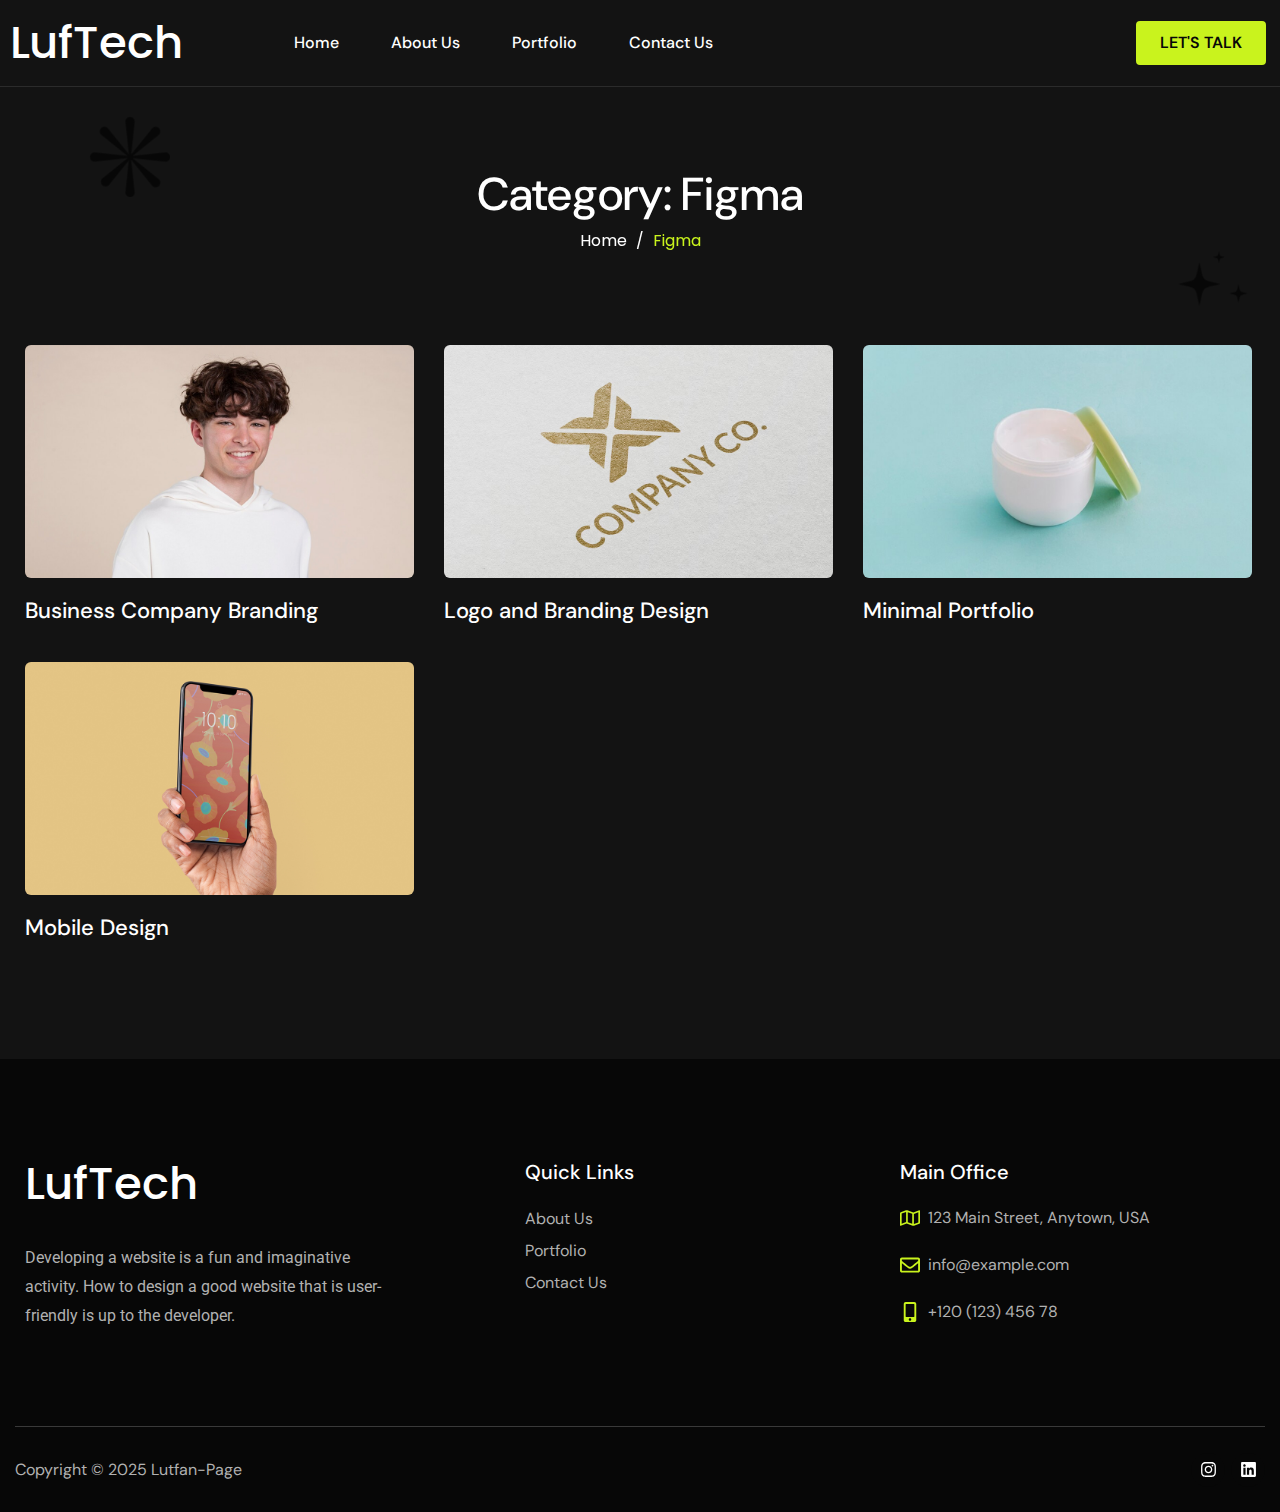
<file: category/figma/index.html>
<!DOCTYPE html>
<html lang="en-US">
<head>
	<meta charset="UTF-8">
		<title>Figma &#8211; Lutfan-Page</title>
<meta name="robots" content="max-image-preview:large">
<link rel="dns-prefetch" href="//fonts.googleapis.com">
<link rel="preconnect" href="https://fonts.gstatic.com/" crossorigin>
<link rel="alternate" type="application/rss+xml" title="Lutfan-Page &raquo; Feed" href="/feed/">
<link rel="alternate" type="application/rss+xml" title="Lutfan-Page &raquo; Comments Feed" href="/comments/feed/">
<link rel="alternate" type="application/rss+xml" title="Lutfan-Page &raquo; Figma Category Feed" href="/category/figma/feed/">
<script>
window._wpemojiSettings = {"baseUrl":"https:\/\/s.w.org\/images\/core\/emoji\/15.0.3\/72x72\/","ext":".png","svgUrl":"https:\/\/s.w.org\/images\/core\/emoji\/15.0.3\/svg\/","svgExt":".svg","source":{"concatemoji":"\/wp-includes\/js\/wp-emoji-release.min.js?ver=6.7.2"}};
/*! This file is auto-generated */
!function(i,n){var o,s,e;function c(e){try{var t={supportTests:e,timestamp:(new Date).valueOf()};sessionStorage.setItem(o,JSON.stringify(t))}catch(e){}}function p(e,t,n){e.clearRect(0,0,e.canvas.width,e.canvas.height),e.fillText(t,0,0);var t=new Uint32Array(e.getImageData(0,0,e.canvas.width,e.canvas.height).data),r=(e.clearRect(0,0,e.canvas.width,e.canvas.height),e.fillText(n,0,0),new Uint32Array(e.getImageData(0,0,e.canvas.width,e.canvas.height).data));return t.every(function(e,t){return e===r[t]})}function u(e,t,n){switch(t){case"flag":return n(e,"🏳️‍⚧️","🏳️​⚧️")?!1:!n(e,"🇺🇳","🇺​🇳")&&!n(e,"🏴󠁧󠁢󠁥󠁮󠁧󠁿","🏴​󠁧​󠁢​󠁥​󠁮​󠁧​󠁿");case"emoji":return!n(e,"🐦‍⬛","🐦​⬛")}return!1}function f(e,t,n){var r="undefined"!=typeof WorkerGlobalScope&&self instanceof WorkerGlobalScope?new OffscreenCanvas(300,150):i.createElement("canvas"),a=r.getContext("2d",{willReadFrequently:!0}),o=(a.textBaseline="top",a.font="600 32px Arial",{});return e.forEach(function(e){o[e]=t(a,e,n)}),o}function t(e){var t=i.createElement("script");t.src=e,t.defer=!0,i.head.appendChild(t)}"undefined"!=typeof Promise&&(o="wpEmojiSettingsSupports",s=["flag","emoji"],n.supports={everything:!0,everythingExceptFlag:!0},e=new Promise(function(e){i.addEventListener("DOMContentLoaded",e,{once:!0})}),new Promise(function(t){var n=function(){try{var e=JSON.parse(sessionStorage.getItem(o));if("object"==typeof e&&"number"==typeof e.timestamp&&(new Date).valueOf()<e.timestamp+604800&&"object"==typeof e.supportTests)return e.supportTests}catch(e){}return null}();if(!n){if("undefined"!=typeof Worker&&"undefined"!=typeof OffscreenCanvas&&"undefined"!=typeof URL&&URL.createObjectURL&&"undefined"!=typeof Blob)try{var e="postMessage("+f.toString()+"("+[JSON.stringify(s),u.toString(),p.toString()].join(",")+"));",r=new Blob([e],{type:"text/javascript"}),a=new Worker(URL.createObjectURL(r),{name:"wpTestEmojiSupports"});return void(a.onmessage=function(e){c(n=e.data),a.terminate(),t(n)})}catch(e){}c(n=f(s,u,p))}t(n)}).then(function(e){for(var t in e)n.supports[t]=e[t],n.supports.everything=n.supports.everything&&n.supports[t],"flag"!==t&&(n.supports.everythingExceptFlag=n.supports.everythingExceptFlag&&n.supports[t]);n.supports.everythingExceptFlag=n.supports.everythingExceptFlag&&!n.supports.flag,n.DOMReady=!1,n.readyCallback=function(){n.DOMReady=!0}}).then(function(){return e}).then(function(){var e;n.supports.everything||(n.readyCallback(),(e=n.source||{}).concatemoji?t(e.concatemoji):e.wpemoji&&e.twemoji&&(t(e.twemoji),t(e.wpemoji)))}))}((window,document),window._wpemojiSettings);
</script>
<style id="wp-emoji-styles-inline-css">img.wp-smiley, img.emoji {
		display: inline !important;
		border: none !important;
		box-shadow: none !important;
		height: 1em !important;
		width: 1em !important;
		margin: 0 0.07em !important;
		vertical-align: -0.1em !important;
		background: none !important;
		padding: 0 !important;
	}</style>
<link rel="stylesheet" id="contact-form-7-css" href="/wp-content/plugins/contact-form-7/includes/css/styles.css?ver=6.0.5" media="all">
<link rel="stylesheet" id="elementor-frontend-css" href="/wp-content/plugins/elementor/assets/css/frontend.min.css?ver=3.28.3" media="all">
<link rel="stylesheet" id="elementor-post-10-css" href="/wp-content/uploads/elementor/css/post-10.css?ver=1744357369" media="all">
<link rel="stylesheet" id="widget-heading-css" href="/wp-content/plugins/elementor/assets/css/widget-heading.min.css?ver=3.28.3" media="all">
<link rel="stylesheet" id="elementor-post-549-css" href="/wp-content/uploads/elementor/css/post-549.css?ver=1744357965" media="all">
<link rel="stylesheet" id="elementor-post-1365-css" href="/wp-content/uploads/elementor/css/post-1365.css?ver=1744357370" media="all">
<link rel="stylesheet" id="spexo-elementor-addons-1365-css" href="/wp-content/uploads/spexo-addons/css/tmpcoder-1365.css?ver=1.0.20.1704192325" media="all">
<link rel="stylesheet" id="widget-icon-box-css" href="/wp-content/plugins/elementor/assets/css/widget-icon-box.min.css?ver=3.28.3" media="all">
<link rel="stylesheet" id="widget-social-icons-css" href="/wp-content/plugins/elementor/assets/css/widget-social-icons.min.css?ver=3.28.3" media="all">
<link rel="stylesheet" id="e-apple-webkit-css" href="/wp-content/plugins/elementor/assets/css/conditionals/apple-webkit.min.css?ver=3.28.3" media="all">
<link rel="stylesheet" id="elementor-post-869-css" href="/wp-content/uploads/elementor/css/post-869.css?ver=1744357370" media="all">
<link rel="stylesheet" id="spexo-elementor-addons-869-css" href="/wp-content/uploads/spexo-addons/css/tmpcoder-869.css?ver=1.0.20.1704192325" media="all">
<link rel="stylesheet" id="elementor-post-1246-css" href="/wp-content/uploads/elementor/css/post-1246.css?ver=1744357980" media="all">
<link rel="stylesheet" id="spexo-elementor-addons-1246-css" href="/wp-content/uploads/spexo-addons/css/tmpcoder-1246.css?ver=1.0.20.1704192325" media="all">
<link rel="stylesheet" id="tmpcoder-theme-css" href="/wp-content/themes/spexo/assets/css/tmpcoder-theme.min.css?ver=2.0.2" media="">
<link rel="stylesheet" id="tmpcoder-style-css" href="/wp-content/themes/spexo/assets/css/style.min.css?ver=2.0.2" media="all">
<link rel="stylesheet" id="tmpcoder-wc-style-css" href="/wp-content/themes/spexo/assets/css/tmpcoder-wc-style.min.css?ver=2.0.2" media="">
<link rel="preload" as="style" href="https://fonts.googleapis.com/css?family=DM%20Sans:100,200,300,400,500,600,700,800,900,100italic,200italic,300italic,400italic,500italic,600italic,700italic,800italic,900italic&#038;display=swap&#038;ver=1744252875">
<link rel="stylesheet" href="https://fonts.googleapis.com/css?family=DM%20Sans:100,200,300,400,500,600,700,800,900,100italic,200italic,300italic,400italic,500italic,600italic,700italic,800italic,900italic&#038;display=swap&#038;ver=1744252875" media="print" onload="this.media='all'">
<noscript><link rel="stylesheet" href="https://fonts.googleapis.com/css?family=DM%20Sans:100,200,300,400,500,600,700,800,900,100italic,200italic,300italic,400italic,500italic,600italic,700italic,800italic,900italic&#038;display=swap&#038;ver=1744252875"></noscript>
<link rel="stylesheet" id="elementor-icons-css" href="/wp-content/plugins/elementor/assets/lib/eicons/css/elementor-icons.min.css?ver=5.36.0" media="all">
<link rel="stylesheet" id="tmpcoder-woo-grid-css-css" href="/wp-content/plugins/sastra-essential-addons-for-elementor/assets/grid-widgets/frontend.min.css?ver=1.0.20" media="all">
<link rel="stylesheet" id="tmpcoder-link-animations-css-css" href="/wp-content/plugins/sastra-essential-addons-for-elementor/assets/grid-widgets/lib/tmpcoder-link-animations.min.css?ver=1.0.20" media="all">
<link rel="stylesheet" id="font-awesome-5-all-css" href="/wp-content/plugins/elementor/assets/lib/font-awesome/css/all.min.css?ver=1.0.20" media="all">
<link rel="stylesheet" id="animations-css" href="/wp-content/plugins/elementor/assets/lib/animations/animations.min.css?ver=1.0.20" media="all">
<link rel="stylesheet" id="tmpcoder-frontend-style-css" href="/wp-content/plugins/sastra-essential-addons-for-elementor/assets/css/frontend.min.css?ver=1.0.20" media="">
<style id="tmpcoder-frontend-global-options-inline-css">h1,.entry-content h1,h1.elementor-heading-title {font-size: var(--heading1-font-size);font-family: var(--heading1-font-family);font-weight: var(--heading1-font-weight);color: var(--heading1-text-color);line-height: var(--heading1-line-height);text-transform: var(--heading1-text-transform); letter-spacing: var(--heading1-letter-spacing); }h2,.entry-content h2,h2.elementor-heading-title {font-size: var(--heading2-font-size); font-family: var(--heading2-font-family);font-weight: var(--heading2-font-weight);color: var(--heading2-text-color);line-height: var(--heading2-line-height);text-transform: var(--heading2-text-transform); letter-spacing: var(--heading2-letter-spacing); }h3,.entry-content h3,h3.elementor-heading-title {font-size: var(--heading3-font-size); font-family: var(--heading3-font-family);font-weight: var(--heading3-font-weight);color: var(--heading3-text-color);line-height: var(--heading3-line-height);text-transform: var(--heading3-text-transform); letter-spacing: var(--heading3-letter-spacing); }h4,.entry-content h4,h4.elementor-heading-title {font-size: var(--heading4-font-size); font-family: var(--heading4-font-family);font-weight: var(--heading4-font-weight);color: var(--heading4-text-color);line-height: var(--heading4-line-height);text-transform: var(--heading4-text-transform); letter-spacing: var(--heading4-letter-spacing); }h5,.entry-content h5,h5.elementor-heading-title {font-size: var(--heading5-font-size); font-family: var(--heading5-font-family);font-weight: var(--heading5-font-weight);color: var(--heading5-text-color);line-height: var(--heading5-line-height);text-transform: var(--heading5-text-transform); letter-spacing: var(--heading5-letter-spacing); }h6,.entry-content h6,h6.elementor-heading-title {font-size: var(--heading6-font-size); font-family: var(--heading6-font-family);font-weight: var(--heading6-font-weight);color: var(--heading6-text-color);line-height: var(--heading6-line-height);text-transform: var(--heading6-text-transform); letter-spacing: var(--heading6-letter-spacing); }.elementor-button-wrapper .elementor-button,.elementor-widget-tmpcoder-button .tmpcoder-button,.elementor-widget-tmpcoder-dual-button .tmpcoder-dual-button .tmpcoder-button-a,.elementor-widget-tmpcoder-dual-button .tmpcoder-dual-button .tmpcoder-button-b {color:var(--button-text-color); background-color:var(--theme-button-background);border-color:var(--button-border-color);border-style:var(--button-border-type);border-top-width: var(--button-border-top);border-right-width:var(--button-border-right);border-bottom-width:var(--button-border-bottom);border-left-width:var(--button-border-left);font-family:var(--button-font-family); font-weight:var(--button-font-weight); text-align:var(--button-text-align); text-transform:var(--button-text-transform); font-size:var(--button-font-size); line-height:var(--button-line-height); letter-spacing:var(--button-letter-spacing); border-radius:var(--button-border-radius); padding-top:var(--button-padding-top);padding-right:var(--button-padding-right);padding-left:var(--button-padding-left);padding-bottom:var(--button-padding-bottom);}.elementor-widget-tmpcoder-button .tmpcoder-button:after{padding-top:var(--button-padding-top);padding-right:var(--button-padding-right);padding-left:var(--button-padding-left);padding-bottom:var(--button-padding-bottom);}.elementor-widget-tmpcoder-button .tmpcoder-button .tmpcoder-button-icon{fill:var(--button-text-color);}.elementor .elementor-widget-tmpcoder-button .tmpcoder-button-text,.elementor-widget-tmpcoder-dual-button .tmpcoder-dual-button .tmpcoder-button-a .tmpcoder-button-text-a,.elementor-widget-tmpcoder-dual-button .tmpcoder-dual-button .tmpcoder-button-b .tmpcoder-button-text-b {font-size: unset;font-weight: unset;}.elementor-widget-tmpcoder-button .tmpcoder-button-none:hover,.elementor-widget-tmpcoder-button [class*="elementor-animation"]:hover,.elementor-widget-tmpcoder-button .tmpcoder-button::before,.elementor-widget-tmpcoder-button .tmpcoder-button::after,.elementor-widget-tmpcoder-dual-button .tmpcoder-dual-button .tmpcoder-button-none:hover,.elementor-widget-tmpcoder-dual-button .tmpcoder-dual-button [class*="elementor-animation"]:hover,.elementor-widget-tmpcoder-dual-button .tmpcoder-dual-button .tmpcoder-button-effect::before,.elementor-widget-tmpcoder-dual-button .tmpcoder-dual-button .tmpcoder-button-effect::after {background-color: unset;}.elementor-button-wrapper .elementor-button:hover,.elementor-widget-tmpcoder-button .tmpcoder-button:hover {background-color:var(--theme-button-background-hover);border-color:var(--button-border-hover-color);color: var(--button-text-hover-color);border-style:var(--button-border-hover-type);border-top-width: var(--button-border-hover-top);border-right-width:var(--button-border-hover-right);border-bottom-width:var(--button-border-hover-bottom);border-left-width:var(--button-border-hover-left);}.elementor-widget-tmpcoder-button .tmpcoder-button:hover:after{}.elementor-widget-tmpcoder-button .tmpcoder-button:hover .tmpcoder-button-icon{fill:var(--button-text-hover-color);}@media (max-width: 1025px) {body {font-size: var(--theme-font-size-tablet);line-height: var(--theme-line-height-tablet);letter-spacing: var(--theme-letter-spacing-tablet)}h1,.entry-content h1,h1.elementor-heading-title {font-size: var(--heading1-font-size-tablet);line-height: var(--heading1-line-height-tablet);letter-spacing: var(--heading1-letter-spacing-tablet); }h2,.entry-content h2,h2.elementor-heading-title {font-size: var(--heading2-font-size-tablet);line-height: var(--heading2-line-height-tablet);letter-spacing: var(--heading2-letter-spacing-tablet); }h3,.entry-content h3,h3.elementor-heading-title {font-size: var(--heading3-font-size-tablet);line-height: var(--heading3-line-height-tablet);letter-spacing: var(--heading3-letter-spacing-tablet); }h4,.entry-content h4,h4.elementor-heading-title {font-size: var(--heading4-font-size-tablet);line-height: var(--heading4-line-height-tablet);letter-spacing: var(--heading4-letter-spacing-tablet); }h5,.entry-content h5,h5.elementor-heading-title {font-size: var(--heading5-font-size-tablet);line-height: var(--heading5-line-height-tablet);letter-spacing: var(--heading5-letter-spacing-tablet); }h6,.entry-content h6,h6.elementor-heading-title {font-size: var(--heading6-font-size-tablet);line-height: var(--heading6-line-height-tablet);letter-spacing: var(--heading6-letter-spacing-tablet); }button,.elementor-button-wrapper .elementor-button,.elementor-widget-tmpcoder-button .tmpcoder-button,.elementor-widget-tmpcoder-dual-button .tmpcoder-dual-button .tmpcoder-button-a,.elementor-widget-tmpcoder-dual-button .tmpcoder-dual-button .tmpcoder-button-b { font-size:var(--button-font-size-tablet); line-height:var(--button-line-height-tablet); letter-spacing:var(--button-letter-spacing-tablet); padding-top:var(--button-tablet-padding-top);padding-right:var(--button-tablet-padding-right);padding-left:var(--button-tablet-padding-left);padding-bottom:var(--button-tablet-padding-bottom);}.tmpcoder-navigation-menu__align-tablet-center nav ul {display: grid;text-align: center;align-items: center;justify-content: center!important;}.tmpcoder-navigation-menu__align-tablet-right nav ul {display: grid;text-align: right;align-items: right;justify-content: right!important;}.tmpcoder-navigation-menu__align-tablet-left nav ul {display: grid;text-align: left;align-items: left;justify-content: left!important;}}@media (max-width: 768px) {body {font-size: var(--theme-font-size-mobile);line-height: var(--theme-line-height-mobile);letter-spacing: var(--theme-letter-spacing-mobile)}h1,.entry-content h1,h1.elementor-heading-title {font-size: var(--heading1-font-size-mobile);line-height: var(--heading1-line-height-mobile);letter-spacing: var(--heading1-letter-spacing-mobile); }h2,.entry-content h2,h2.elementor-heading-title {font-size: var(--heading2-font-size-mobile);line-height: var(--heading2-line-height-mobile);letter-spacing: var(--heading2-letter-spacing-mobile); }h3,.entry-content h3,h3.elementor-heading-title {font-size: var(--heading3-font-size-mobile);line-height: var(--heading3-line-height-mobile);letter-spacing: var(--heading3-letter-spacing-mobile); }h4,.entry-content h4,h4.elementor-heading-title {font-size: var(--heading4-font-size-mobile);line-height: var(--heading4-line-height-mobile);letter-spacing: var(--heading4-letter-spacing-mobile); }h5,.entry-content h5,h5.elementor-heading-title {font-size: var(--heading5-font-size-mobile);line-height: var(--heading5-line-height-mobile);letter-spacing: var(--heading5-letter-spacing-mobile); }h6,.entry-content h6,h6.elementor-heading-title {font-size: var(--heading6-font-size-mobile);line-height: var(--heading6-line-height-mobile);letter-spacing: var(--heading6-letter-spacing-mobile); }button,.elementor-button-wrapper .elementor-button,.elementor-widget-tmpcoder-button .tmpcoder-button,.elementor-widget-tmpcoder-dual-button .tmpcoder-dual-button .tmpcoder-button-a,.elementor-widget-tmpcoder-dual-button .tmpcoder-dual-button .tmpcoder-button-b { font-size:var(--button-font-size-mobile); line-height:var(--button-line-height-mobile); letter-spacing:var(--button-letter-spacing-mobile); padding-top:var(--button-mobile-padding-top);padding-right:var(--button-mobile-padding-right);padding-left:var(--button-mobile-padding-left);padding-bottom:var(--button-mobile-padding-bottom);}.tmpcoder-navigation-menu__align-mobile-center nav ul {display: grid;text-align: center;align-items: center;justify-content: center!important;}.tmpcoder-navigation-menu__align-mobile-right nav ul {display: grid;text-align: right;align-items: right;justify-content: right!important;}.tmpcoder-navigation-menu__align-mobile-left nav ul {display: grid;text-align: left;align-items: left;justify-content: left!important;}}.wp-block-button .wp-block-button__link,.elementor-button-wrapper .elementor-button,.elementor-button-wrapper .elementor-button:visited {color:var(--button-text-color);fill:var(--button-text-color);},.elementor-button:hover{color:var(--button-text-hover-color);fill:var(--button-text-hover-color);}</style>
<style id="tmpcoder-theme-variable-inline-css">:root, .editor-styles-wrapper {
--tmpcoder-container-width: 1200px;
--tmpcoder-tablet-container-width: 1024px;
--tmpcoder-mobile-container-width: 767px;
--theme-primary-color:#131313;
--theme-secondary-color:#070707;
--theme-accent-color:#FFFFFF;
--theme-background-color:#131313;
--theme-button-background:#C9F31D;
--theme-button-background-hover:#070707;
--theme-link-color:#B1B1B1;
--theme-link-hover-color:#C9F31D;
--theme-global-border-color:#393939;
--theme-global-color-1:#FFFFFF;
--theme-global-color-2:#FFFFFF;
--theme-global-color-3:#FFFFFF;
--theme-global-color-4:#ffffff;
--theme-font-family:DM Sans;
--theme-font-weight:400;
--theme-font-size:16px;
--theme-line-height:29px;
--theme-letter-spacing:0px;
--theme-font-size-tablet:16px;
--theme-line-height-tablet:29px;
--theme-letter-spacing-tablet:0px;
--theme-font-size-mobile:14px;
--theme-line-height-mobile:24px;
--theme-letter-spacing-mobile:0px;
--theme-text-color:#b1b1b1;
--heading1-font-family:DM Sans;
--heading1-font-weight:500;
--heading1-font-style: normal;
--heading1-text-align: initial;
--heading1-text-transform: initial;
--heading1-font-size:60px;
--heading1-line-height:54px;
--heading1-letter-spacing:0px;
--heading1-text-color:#ffffff;
--heading2-font-family:DM Sans;
--heading2-font-weight:500;
--heading2-font-style: normal;
--heading2-text-align: initial;
--heading2-text-transform: initial;
--heading2-font-size:45px;
--heading2-line-height:50px;
--heading2-letter-spacing:0px;
--heading2-text-color:#ffffff;
--heading3-font-family:DM Sans;
--heading3-font-weight:500;
--heading3-font-style: normal;
--heading3-text-align: initial;
--heading3-text-transform: initial;
--heading3-font-size:40px;
--heading3-line-height:46px;
--heading3-letter-spacing:0px;
--heading3-text-color:#ffffff;
--heading4-font-family:DM Sans;
--heading4-font-weight:500;
--heading4-font-style: normal;
--heading4-text-align: initial;
--heading4-text-transform: initial;
--heading4-font-size:35px;
--heading4-line-height:40px;
--heading4-letter-spacing:0px;
--heading4-text-color:#ffffff;
--heading5-font-family:DM Sans;
--heading5-font-weight:500;
--heading5-font-style: normal;
--heading5-text-align: initial;
--heading5-text-transform: initial;
--heading5-font-size:30px;
--heading5-line-height:36px;
--heading5-letter-spacing:0px;
--heading5-text-color:#ffffff;
--heading6-font-family:DM Sans;
--heading6-font-weight:500;
--heading6-font-style: normal;
--heading6-text-align: initial;
--heading6-text-transform: initial;
--heading6-font-size:20px;
--heading6-line-height:26px;
--heading6-letter-spacing:0px;
--heading6-text-color:#ffffff;
--heading1-font-size-tablet:46px;
--heading1-line-height-tablet:50px;
--heading1-letter-spacing-tablet:0px;
--heading2-font-size-tablet:38px;
--heading2-line-height-tablet:45px;
--heading2-letter-spacing-tablet:0px;
--heading3-font-size-tablet:36px;
--heading3-line-height-tablet:41px;
--heading3-letter-spacing-tablet:0px;
--heading4-font-size-tablet:32px;
--heading4-line-height-tablet:36px;
--heading4-letter-spacing-tablet:0px;
--heading5-font-size-tablet:26px;
--heading5-line-height-tablet:30px;
--heading5-letter-spacing-tablet:0px;
--heading6-font-size-tablet:20px;
--heading6-line-height-tablet:26px;
--heading6-letter-spacing-tablet:0px;
--heading1-font-size-mobile:38px;
--heading1-line-height-mobile:44px;
--heading1-letter-spacing-mobile:0px;
--heading2-font-size-mobile:30px;
--heading2-line-height-mobile:40px;
--heading2-letter-spacing-mobile:0px;
--heading3-font-size-mobile:26px;
--heading3-line-height-mobile:29px;
--heading3-letter-spacing-mobile:0px;
--heading4-font-size-mobile:24px;
--heading4-line-height-mobile:27px;
--heading4-letter-spacing-mobile:0px;
--heading5-font-size-mobile:22px;
--heading5-line-height-mobile:27px;
--heading5-letter-spacing-mobile:0px;
--heading6-font-size-mobile:18px;
--heading6-line-height-mobile:22px;
--heading6-letter-spacing-mobile:0px;
--button-font-family:DM Sans;
--button-font-weight:600;
--button-text-align: initial;
--button-text-transform:uppercase;
--button-font-size:16px;
--button-line-height:20px;
--button-letter-spacing:0px;
--button-text-color:#070707;
--button-text-hover-color:#C9F31D;
--button-border-radius:4px;
--button-padding-top:11px;
--button-padding-right:25px;
--button-padding-bottom:11px;
--button-padding-left:25px;
--button-border-color:#c9f31d;
--button-border-hover-color:#c9f31d;
--button-border-type:solid;
--button-border-top:2px;
--button-border-right:2px;
--button-border-bottom:2px;
--button-border-left:2px;
--button-border-hover-type:solid;
--button-border-hover-top:2px;
--button-border-hover-right:2px;
--button-border-hover-bottom:2px;
--button-border-hover-left:2px;
--button-font-size-tablet:16px;
--button-line-height-tablet:20px;
--button-letter-spacing-tablet:0px;
--button-tablet-padding-top:11px;
--button-tablet-padding-right:25px;
--button-tablet-padding-bottom:11px;
--button-tablet-padding-left:25px;
--button-font-size-mobile:16px;
--button-line-height-mobile:20px;
--button-letter-spacing-mobile:0px;
--button-mobile-padding-top:11px;
--button-mobile-padding-right:25px;
--button-mobile-padding-bottom:11px;
--button-mobile-padding-left:25px;
}</style>
<style id="tmpcoder-elementor-globle-variables-inline-css">:root{--e-global-color-tmpcoderprimarycolor:#131313;--e-global-color-tmpcodersecondarycolor:#070707;--e-global-color-tmpcoderaccentcolor:#FFFFFF;--e-global-color-tmpcoderbodybackgroundcolor:#FFFFFF;--e-global-color-tmpcoderthemecolor1:#FFFFFF;--e-global-color-tmpcoderthemecolor2:#FFFFFF;--e-global-color-tmpcoderthemecolor4:#131313;--e-global-color-tmpcoderlinkcolor:#B1B1B1;--e-global-color-tmpcoderlinkhovercolor:#C9F31D;--e-global-color-tmpcoderglobalbordercolor:#393939;--e-global-color-tmpcodersitefontscolor:#b1b1b1;--e-global-color-tmpcoderbuttonfontscolor:#070707;--e-global-color-tmpcoderbuttonfontshovercolor:#C9F31D;--e-global-color-tmpcoderbuttonbackgroundcolor:#C9F31D;--e-global-color-tmpcoderbuttonbackgroundhovercolor:#070707;--e-global-color-tmpcoderbuttonbordercolor:#c9f31d;--e-global-color-tmpcoderbuttonborderhovercolor:#c9f31d;}</style>
<link rel="stylesheet" id="elementor-gf-local-roboto-css" href="/wp-content/uploads/elementor/google-fonts/css/roboto.css?ver=1744251928" media="all">
<link rel="stylesheet" id="elementor-gf-local-robotoslab-css" href="/wp-content/uploads/elementor/google-fonts/css/robotoslab.css?ver=1744251940" media="all">
<link rel="stylesheet" id="elementor-gf-local-poppins-css" href="/wp-content/uploads/elementor/google-fonts/css/poppins.css?ver=1744254148" media="all">
<script src="/wp-includes/js/jquery/jquery.min.js?ver=3.7.1" id="jquery-core-js"></script>
<script src="/wp-includes/js/jquery/jquery-migrate.min.js?ver=3.4.1" id="jquery-migrate-js"></script>
<script src="/wp-content/plugins/sastra-essential-addons-for-elementor/assets/js/utils.min.js?ver=1.0.20" id="tmpcoder-redirect-url-utils-script-js"></script>
<link rel="https://api.w.org/" href="/wp-json/">
<link rel="alternate" title="JSON" type="application/json" href="/wp-json/wp/v2/categories/4">
<link rel="EditURI" type="application/rsd+xml" title="RSD" href="/xmlrpc.php?rsd">
<meta name="generator" content="WordPress 6.7.2">
<meta name="generator" content="Redux 4.5.7">
<meta name="generator" content="Elementor 3.28.3; features: e_font_icon_svg, additional_custom_breakpoints, e_local_google_fonts, e_element_cache; settings: css_print_method-external, google_font-enabled, font_display-swap">
			<style>.e-con.e-parent:nth-of-type(n+4):not(.e-lazyloaded):not(.e-no-lazyload),
				.e-con.e-parent:nth-of-type(n+4):not(.e-lazyloaded):not(.e-no-lazyload) * {
					background-image: none !important;
				}
				@media screen and (max-height: 1024px) {
					.e-con.e-parent:nth-of-type(n+3):not(.e-lazyloaded):not(.e-no-lazyload),
					.e-con.e-parent:nth-of-type(n+3):not(.e-lazyloaded):not(.e-no-lazyload) * {
						background-image: none !important;
					}
				}
				@media screen and (max-height: 640px) {
					.e-con.e-parent:nth-of-type(n+2):not(.e-lazyloaded):not(.e-no-lazyload),
					.e-con.e-parent:nth-of-type(n+2):not(.e-lazyloaded):not(.e-no-lazyload) * {
						background-image: none !important;
					}
				}</style>
			<link rel="icon" href="/wp-content/uploads/2024/01/favicon.png" sizes="32x32">
<link rel="icon" href="/wp-content/uploads/2024/01/favicon.png" sizes="192x192">
<link rel="apple-touch-icon" href="/wp-content/uploads/2024/01/favicon.png">
<meta name="msapplication-TileImage" content="/wp-content/uploads/2024/01/favicon.png">
	<meta name="viewport" content="width=device-width, initial-scale=1.0, viewport-fit=cover">
</head>

<body class="archive category category-figma category-4 wp-embed-responsive demo-03 hfeed no-sidebar elementor-default elementor-template-canvas elementor-kit-10">
	 <div class="tmpcoder-video-popup"></div>  <div class="tmpcoder-video-popup"></div> 		<div data-elementor-type="wp-post" data-elementor-id="1365" class="elementor elementor-1365">
						<section data-tmpcoder-sticky-section="yes" data-tmpcoder-position-type="sticky" data-tmpcoder-position-offset="0" data-tmpcoder-position-location="top" data-tmpcoder-sticky-devices="mobile_sticky tablet_sticky desktop_sticky" data-tmpcoder-custom-breakpoints="" data-tmpcoder-active-breakpoints="mobile_sticky tablet_sticky desktop_sticky" data-tmpcoder-z-index="" data-tmpcoder-sticky-hide="" data-tmpcoder-replace-header="" data-tmpcoder-animation-duration="" data-tmpcoder-sticky-type="fixed" class="elementor-section elementor-top-section elementor-element elementor-element-2b3e6e4 elementor-section-content-middle tmpcoder-sticky-section-yes elementor-section-boxed elementor-section-height-default elementor-section-height-default tmpcoder-jarallax-no tmpcoder-parallax-no tmpcoder-particle-no" data-id="2b3e6e4" data-element_type="section" data-settings="{&quot;background_background&quot;:&quot;classic&quot;,&quot;position_offset&quot;:0,&quot;position_offset_tablet&quot;:0,&quot;position_offset_mobile&quot;:0}">
						<div class="elementor-container elementor-column-gap-default">
					<div class="elementor-column elementor-col-33 elementor-top-column elementor-element elementor-element-a116ba3" data-id="a116ba3" data-element_type="column">
			<div class="elementor-widget-wrap elementor-element-populated">
						<div class="elementor-element elementor-element-421fb97 elementor-widget elementor-widget-heading" data-id="421fb97" data-element_type="widget" data-widget_type="heading.default">
				<div class="elementor-widget-container">
					<h2 class="elementor-heading-title elementor-size-default"><a href="/">LufTech</a></h2>				</div>
				</div>
					</div>
		</div>
				<div class="elementor-column elementor-col-33 elementor-top-column elementor-element elementor-element-9ef249e" data-id="9ef249e" data-element_type="column">
			<div class="elementor-widget-wrap elementor-element-populated">
						<div class="elementor-element elementor-element-abff71f tmpcoder-main-nav-menu-align-center tmpcoder-main-nav-menu-align--tabletright elementor-widget__width-initial tmpcoder-main-nav-menu-align--mobileleft tmpcoder-pointer-underline tmpcoder-pointer-line-fx tmpcoder-pointer-fx-fade tmpcoder-sub-icon-caret-down tmpcoder-sub-menu-fx-fade tmpcoder-nav-menu-bp-mobile tmpcoder-mobile-menu-full-width tmpcoder-mobile-menu-item-align-center tmpcoder-mobile-toggle-v1 tmpcoder-sub-divider-yes tmpcoder-mobile-divider-yes elementor-widget elementor-widget-tmpcoder-nav-menu" data-id="abff71f" data-element_type="widget" data-settings="{&quot;menu_layout&quot;:&quot;horizontal&quot;}" data-widget_type="tmpcoder-nav-menu.default">
				<div class="elementor-widget-container">
					<nav class="tmpcoder-nav-menu-container tmpcoder-nav-menu-horizontal" data-trigger="hover"><ul id="menu-1-abff71f" class="tmpcoder-nav-menu">
<li class="menu-item menu-item-type-post_type menu-item-object-page menu-item-home menu-item-41"><a href="/" class="tmpcoder-menu-item tmpcoder-pointer-item">Home</a></li>
<li class="menu-item menu-item-type-post_type menu-item-object-page menu-item-40"><a href="/about-us/" class="tmpcoder-menu-item tmpcoder-pointer-item">About Us</a></li>
<li class="menu-item menu-item-type-post_type menu-item-object-page menu-item-38"><a href="/portfolio/" class="tmpcoder-menu-item tmpcoder-pointer-item">Portfolio</a></li>
<li class="menu-item menu-item-type-post_type menu-item-object-page menu-item-527"><a href="/contact-us/" class="tmpcoder-menu-item tmpcoder-pointer-item">Contact Us</a></li>
</ul></nav><nav class="tmpcoder-mobile-nav-menu-container"><div class="tmpcoder-mobile-toggle-wrap"><div class="tmpcoder-mobile-toggle">
<span class="tmpcoder-mobile-toggle-line"></span><span class="tmpcoder-mobile-toggle-line"></span><span class="tmpcoder-mobile-toggle-line"></span>
</div></div>
<ul id="mobile-menu-2-abff71f" class="tmpcoder-mobile-nav-menu">
<li class="menu-item menu-item-type-post_type menu-item-object-page menu-item-home menu-item-41"><a href="/" class="tmpcoder-mobile-menu-item">Home</a></li>
<li class="menu-item menu-item-type-post_type menu-item-object-page menu-item-40"><a href="/about-us/" class="tmpcoder-mobile-menu-item">About Us</a></li>
<li class="menu-item menu-item-type-post_type menu-item-object-page menu-item-38"><a href="/portfolio/" class="tmpcoder-mobile-menu-item">Portfolio</a></li>
<li class="menu-item menu-item-type-post_type menu-item-object-page menu-item-527"><a href="/contact-us/" class="tmpcoder-mobile-menu-item">Contact Us</a></li>
</ul></nav>				</div>
				</div>
					</div>
		</div>
				<div class="elementor-column elementor-col-33 elementor-top-column elementor-element elementor-element-52c036c" data-id="52c036c" data-element_type="column">
			<div class="elementor-widget-wrap elementor-element-populated">
						<div class="elementor-element elementor-element-29fd0dd tmpcoder-offcanvas-align-right elementor-hidden-tablet elementor-hidden-mobile tmpcoder-offcanvas-entrance-animation-fade elementor-widget elementor-widget-tmpcoder-offcanvas" data-id="29fd0dd" data-element_type="widget" data-widget_type="tmpcoder-offcanvas.default">
				<div class="elementor-widget-container">
					
		<div class="tmpcoder-offcanvas-container" data-offcanvas-open="no">			<button class="tmpcoder-offcanvas-trigger">
													<span>Let&#039;s Talk</span>
							</button>

			<div class="tmpcoder-offcanvas-wrap tmpcoder-offcanvas-wrap-right">
				<div class="tmpcoder-offcanvas-content tmpcoder-offcanvas-content-right">
					<div class="tmpcoder-offcanvas-header">
						<span class="tmpcoder-close-offcanvas">
							<i class="fa fa-times" aria-hidden="true"></i>
						</span>
											</div>
							<div data-elementor-type="page" data-elementor-id="102" class="elementor elementor-102">
						<section class="elementor-section elementor-top-section elementor-element elementor-element-4e41236 elementor-section-content-middle elementor-section-boxed elementor-section-height-default elementor-section-height-default tmpcoder-jarallax-no tmpcoder-parallax-no tmpcoder-particle-no" data-id="4e41236" data-element_type="section" data-settings="{&quot;background_background&quot;:&quot;classic&quot;}">
						<div class="elementor-container elementor-column-gap-default">
					<div class="elementor-column elementor-col-100 elementor-top-column elementor-element elementor-element-83e7caa" data-id="83e7caa" data-element_type="column" data-settings="{&quot;background_background&quot;:&quot;classic&quot;}">
			<div class="elementor-widget-wrap elementor-element-populated">
						<div class="elementor-element elementor-element-274117b elementor-widget elementor-widget-image" data-id="274117b" data-element_type="widget" data-widget_type="image.default">
				<div class="elementor-widget-container">
															<img width="167" height="32" src="/wp-content/uploads/2024/01/logo.png" class="attachment-full size-full wp-image-8" alt="">															</div>
				</div>
				<div class="elementor-element elementor-element-7a740dd elementor-widget elementor-widget-heading" data-id="7a740dd" data-element_type="widget" data-widget_type="heading.default">
				<div class="elementor-widget-container">
					<h3 class="elementor-heading-title elementor-size-default">Unique Digital Ideas for Business
</h3>				</div>
				</div>
				<div class="elementor-element elementor-element-b52feca elementor-widget elementor-widget-text-editor" data-id="b52feca" data-element_type="widget" data-widget_type="text-editor.default">
				<div class="elementor-widget-container">
									Develop a blockchain-based loyalty program that offers secure and transparent rewards, fostering customer trust and creating a competitive edge in the market.								</div>
				</div>
				<div class="elementor-element elementor-element-b3130e8 elementor-widget elementor-widget-heading" data-id="b3130e8" data-element_type="widget" data-widget_type="heading.default">
				<div class="elementor-widget-container">
					<h3 class="elementor-heading-title elementor-size-default">Main Office</h3>				</div>
				</div>
				<div class="elementor-element elementor-element-82be69a elementor-position-left elementor-vertical-align-middle elementor-view-default elementor-mobile-position-top elementor-widget elementor-widget-icon-box" data-id="82be69a" data-element_type="widget" data-widget_type="icon-box.default">
				<div class="elementor-widget-container">
							<div class="elementor-icon-box-wrapper">

						<div class="elementor-icon-box-icon">
				<span class="elementor-icon">
				<svg aria-hidden="true" class="e-font-icon-svg e-far-map" viewbox="0 0 576 512" xmlns="http://www.w3.org/2000/svg"><path d="M560.02 32c-1.96 0-3.98.37-5.96 1.16L384.01 96H384L212 35.28A64.252 64.252 0 0 0 191.76 32c-6.69 0-13.37 1.05-19.81 3.14L20.12 87.95A32.006 32.006 0 0 0 0 117.66v346.32C0 473.17 7.53 480 15.99 480c1.96 0 3.97-.37 5.96-1.16L192 416l172 60.71a63.98 63.98 0 0 0 40.05.15l151.83-52.81A31.996 31.996 0 0 0 576 394.34V48.02c0-9.19-7.53-16.02-15.98-16.02zM224 90.42l128 45.19v285.97l-128-45.19V90.42zM48 418.05V129.07l128-44.53v286.2l-.64.23L48 418.05zm480-35.13l-128 44.53V141.26l.64-.24L528 93.95v288.97z"></path></svg>				</span>
			</div>
			
						<div class="elementor-icon-box-content">

									<span class="elementor-icon-box-title">
						<span>
							123 Main Street, Anytown, USA 						</span>
					</span>
				
				
			</div>
			
		</div>
						</div>
				</div>
				<div class="elementor-element elementor-element-b36d189 elementor-position-left elementor-vertical-align-middle elementor-view-default elementor-mobile-position-top elementor-widget elementor-widget-icon-box" data-id="b36d189" data-element_type="widget" data-widget_type="icon-box.default">
				<div class="elementor-widget-container">
							<div class="elementor-icon-box-wrapper">

						<div class="elementor-icon-box-icon">
				<a href="mailto:info@example.com" class="elementor-icon" aria-label="info@example.com">
				<svg aria-hidden="true" class="e-font-icon-svg e-far-envelope" viewbox="0 0 512 512" xmlns="http://www.w3.org/2000/svg"><path d="M464 64H48C21.49 64 0 85.49 0 112v288c0 26.51 21.49 48 48 48h416c26.51 0 48-21.49 48-48V112c0-26.51-21.49-48-48-48zm0 48v40.805c-22.422 18.259-58.168 46.651-134.587 106.49-16.841 13.247-50.201 45.072-73.413 44.701-23.208.375-56.579-31.459-73.413-44.701C106.18 199.465 70.425 171.067 48 152.805V112h416zM48 400V214.398c22.914 18.251 55.409 43.862 104.938 82.646 21.857 17.205 60.134 55.186 103.062 54.955 42.717.231 80.509-37.199 103.053-54.947 49.528-38.783 82.032-64.401 104.947-82.653V400H48z"></path></svg>				</a>
			</div>
			
						<div class="elementor-icon-box-content">

									<span class="elementor-icon-box-title">
						<a href="mailto:info@example.com">
							info@example.com						</a>
					</span>
				
				
			</div>
			
		</div>
						</div>
				</div>
				<div class="elementor-element elementor-element-51a4c5b elementor-position-left elementor-vertical-align-middle elementor-view-default elementor-mobile-position-top elementor-widget elementor-widget-icon-box" data-id="51a4c5b" data-element_type="widget" data-widget_type="icon-box.default">
				<div class="elementor-widget-container">
							<div class="elementor-icon-box-wrapper">

						<div class="elementor-icon-box-icon">
				<a href="tel:+12012345678" class="elementor-icon" aria-label="+120 (123) 456 78">
				<svg aria-hidden="true" class="e-font-icon-svg e-fas-mobile-alt" viewbox="0 0 320 512" xmlns="http://www.w3.org/2000/svg"><path d="M272 0H48C21.5 0 0 21.5 0 48v416c0 26.5 21.5 48 48 48h224c26.5 0 48-21.5 48-48V48c0-26.5-21.5-48-48-48zM160 480c-17.7 0-32-14.3-32-32s14.3-32 32-32 32 14.3 32 32-14.3 32-32 32zm112-108c0 6.6-5.4 12-12 12H60c-6.6 0-12-5.4-12-12V60c0-6.6 5.4-12 12-12h200c6.6 0 12 5.4 12 12v312z"></path></svg>				</a>
			</div>
			
						<div class="elementor-icon-box-content">

									<span class="elementor-icon-box-title">
						<a href="tel:+12012345678">
							+120 (123) 456 78						</a>
					</span>
				
				
			</div>
			
		</div>
						</div>
				</div>
				<div class="elementor-element elementor-element-960e520 elementor-widget elementor-widget-heading" data-id="960e520" data-element_type="widget" data-widget_type="heading.default">
				<div class="elementor-widget-container">
					<h3 class="elementor-heading-title elementor-size-default">Follow Us</h3>				</div>
				</div>
				<div class="elementor-element elementor-element-50b18b7 elementor-shape-circle e-grid-align-left elementor-grid-0 elementor-widget elementor-widget-social-icons" data-id="50b18b7" data-element_type="widget" data-widget_type="social-icons.default">
				<div class="elementor-widget-container">
							<div class="elementor-social-icons-wrapper elementor-grid">
							<span class="elementor-grid-item">
					<a class="elementor-icon elementor-social-icon elementor-social-icon-facebook elementor-repeater-item-1cfdef5" target="_blank">
						<span class="elementor-screen-only">Facebook</span>
						<svg class="e-font-icon-svg e-fab-facebook" viewbox="0 0 512 512" xmlns="http://www.w3.org/2000/svg"><path d="M504 256C504 119 393 8 256 8S8 119 8 256c0 123.78 90.69 226.38 209.25 245V327.69h-63V256h63v-54.64c0-62.15 37-96.48 93.67-96.48 27.14 0 55.52 4.84 55.52 4.84v61h-31.28c-30.8 0-40.41 19.12-40.41 38.73V256h68.78l-11 71.69h-57.78V501C413.31 482.38 504 379.78 504 256z"></path></svg>					</a>
				</span>
							<span class="elementor-grid-item">
					<a class="elementor-icon elementor-social-icon elementor-social-icon-twitter elementor-repeater-item-c020a71" target="_blank">
						<span class="elementor-screen-only">Twitter</span>
						<svg class="e-font-icon-svg e-fab-twitter" viewbox="0 0 512 512" xmlns="http://www.w3.org/2000/svg"><path d="M459.37 151.716c.325 4.548.325 9.097.325 13.645 0 138.72-105.583 298.558-298.558 298.558-59.452 0-114.68-17.219-161.137-47.106 8.447.974 16.568 1.299 25.34 1.299 49.055 0 94.213-16.568 130.274-44.832-46.132-.975-84.792-31.188-98.112-72.772 6.498.974 12.995 1.624 19.818 1.624 9.421 0 18.843-1.3 27.614-3.573-48.081-9.747-84.143-51.98-84.143-102.985v-1.299c13.969 7.797 30.214 12.67 47.431 13.319-28.264-18.843-46.781-51.005-46.781-87.391 0-19.492 5.197-37.36 14.294-52.954 51.655 63.675 129.3 105.258 216.365 109.807-1.624-7.797-2.599-15.918-2.599-24.04 0-57.828 46.782-104.934 104.934-104.934 30.213 0 57.502 12.67 76.67 33.137 23.715-4.548 46.456-13.32 66.599-25.34-7.798 24.366-24.366 44.833-46.132 57.827 21.117-2.273 41.584-8.122 60.426-16.243-14.292 20.791-32.161 39.308-52.628 54.253z"></path></svg>					</a>
				</span>
							<span class="elementor-grid-item">
					<a class="elementor-icon elementor-social-icon elementor-social-icon-youtube elementor-repeater-item-ebe3fc6" target="_blank">
						<span class="elementor-screen-only">Youtube</span>
						<svg class="e-font-icon-svg e-fab-youtube" viewbox="0 0 576 512" xmlns="http://www.w3.org/2000/svg"><path d="M549.655 124.083c-6.281-23.65-24.787-42.276-48.284-48.597C458.781 64 288 64 288 64S117.22 64 74.629 75.486c-23.497 6.322-42.003 24.947-48.284 48.597-11.412 42.867-11.412 132.305-11.412 132.305s0 89.438 11.412 132.305c6.281 23.65 24.787 41.5 48.284 47.821C117.22 448 288 448 288 448s170.78 0 213.371-11.486c23.497-6.321 42.003-24.171 48.284-47.821 11.412-42.867 11.412-132.305 11.412-132.305s0-89.438-11.412-132.305zm-317.51 213.508V175.185l142.739 81.205-142.739 81.201z"></path></svg>					</a>
				</span>
							<span class="elementor-grid-item">
					<a class="elementor-icon elementor-social-icon elementor-social-icon-instagram elementor-repeater-item-b417253" target="_blank">
						<span class="elementor-screen-only">Instagram</span>
						<svg class="e-font-icon-svg e-fab-instagram" viewbox="0 0 448 512" xmlns="http://www.w3.org/2000/svg"><path d="M224.1 141c-63.6 0-114.9 51.3-114.9 114.9s51.3 114.9 114.9 114.9S339 319.5 339 255.9 287.7 141 224.1 141zm0 189.6c-41.1 0-74.7-33.5-74.7-74.7s33.5-74.7 74.7-74.7 74.7 33.5 74.7 74.7-33.6 74.7-74.7 74.7zm146.4-194.3c0 14.9-12 26.8-26.8 26.8-14.9 0-26.8-12-26.8-26.8s12-26.8 26.8-26.8 26.8 12 26.8 26.8zm76.1 27.2c-1.7-35.9-9.9-67.7-36.2-93.9-26.2-26.2-58-34.4-93.9-36.2-37-2.1-147.9-2.1-184.9 0-35.8 1.7-67.6 9.9-93.9 36.1s-34.4 58-36.2 93.9c-2.1 37-2.1 147.9 0 184.9 1.7 35.9 9.9 67.7 36.2 93.9s58 34.4 93.9 36.2c37 2.1 147.9 2.1 184.9 0 35.9-1.7 67.7-9.9 93.9-36.2 26.2-26.2 34.4-58 36.2-93.9 2.1-37 2.1-147.8 0-184.8zM398.8 388c-7.8 19.6-22.9 34.7-42.6 42.6-29.5 11.7-99.5 9-132.1 9s-102.7 2.6-132.1-9c-19.6-7.8-34.7-22.9-42.6-42.6-11.7-29.5-9-99.5-9-132.1s-2.6-102.7 9-132.1c7.8-19.6 22.9-34.7 42.6-42.6 29.5-11.7 99.5-9 132.1-9s102.7-2.6 132.1 9c19.6 7.8 34.7 22.9 42.6 42.6 11.7 29.5 9 99.5 9 132.1s2.7 102.7-9 132.1z"></path></svg>					</a>
				</span>
					</div>
						</div>
				</div>
					</div>
		</div>
					</div>
		</section>
				</div>
		<span class="tmpcoder-template-edit-btn" data-permalink="/?elementor_library=sidebar">Edit Template</span>				</div>
			</div>
		</div>
        
    				</div>
				</div>
					</div>
		</div>
					</div>
		</section>
				</div>
				<div data-elementor-type="wp-post" data-elementor-id="1246" class="elementor elementor-1246">
				<div class="tmpcoder-parallax-multi-layer" scalar-speed="5" direction="no" style="overflow: hidden">
<div data-depth="0.4" style-top="12%" style-left="7%" class="tmpcoder-parallax-ml-children elementor-repeater-item-8bbdfb5"><img src="/wp-content/uploads/2024/01/p2.png"></div>
<div data-depth="0.4" style-top="66%" style-left="92%" class="tmpcoder-parallax-ml-children elementor-repeater-item-c99f4b0"><img src="/wp-content/uploads/2024/01/p1.png"></div>
</div>		<section class="elementor-section elementor-top-section elementor-element elementor-element-618f143 tmpcoder-parallax-yes elementor-section-boxed elementor-section-height-default elementor-section-height-default tmpcoder-particle-no tmpcoder-sticky-section-no" data-id="618f143" data-element_type="section" data-settings="{&quot;background_background&quot;:&quot;classic&quot;}">
						<div class="elementor-container elementor-column-gap-default">
					<div class="elementor-column elementor-col-100 elementor-top-column elementor-element elementor-element-96842e5 elementor-invisible" data-id="96842e5" data-element_type="column" data-settings="{&quot;animation&quot;:&quot;fadeInUp&quot;}">
			<div class="elementor-widget-wrap elementor-element-populated">
						<div class="elementor-element elementor-element-cd36a47 elementor-widget-tablet__width-inherit elementor-widget elementor-widget-tmpcoder_breadcrumb" data-id="cd36a47" data-element_type="widget" data-widget_type="tmpcoder_breadcrumb.default">
				<div class="elementor-widget-container">
					
        <div class="row">
            <div class="col-md-12">
                <div class="page-banner">
                    <h1 class="sub-banner-title yes">Category: Figma</h1>
<label><a href="/">Home</a></label><span class="custom-delimiter">  /  </span><label class="current-item-name">Figma</label>
                </div>
            </div>
        </div>

        				</div>
				</div>
					</div>
		</div>
					</div>
		</section>
				<section class="elementor-section elementor-top-section elementor-element elementor-element-3792409 elementor-section-content-middle elementor-section-boxed elementor-section-height-default elementor-section-height-default tmpcoder-sticky-section-no" data-id="3792409" data-element_type="section" data-settings="{&quot;background_background&quot;:&quot;classic&quot;}">
						<div class="elementor-container elementor-column-gap-default">
					<div class="elementor-column elementor-col-100 elementor-top-column elementor-element elementor-element-a26dca7 elementor-invisible" data-id="a26dca7" data-element_type="column" data-settings="{&quot;animation&quot;:&quot;fadeInUp&quot;}">
			<div class="elementor-widget-wrap elementor-element-populated">
						<div class="elementor-element elementor-element-c016e3d tmpcoder-grid-columns-3 tmpcoder-grid-columns--tablet2 tmpcoder-grid-columns--mobile1 tmpcoder-grid-pagination-center tmpcoder-item-styles-inner elementor-widget elementor-widget-tmpcoder-post-grid" data-id="c016e3d" data-element_type="widget" data-settings="{&quot;layout_gutter_vr&quot;:{&quot;unit&quot;:&quot;px&quot;,&quot;size&quot;:34,&quot;sizes&quot;:[]},&quot;layout_gutter_vr_tablet&quot;:{&quot;unit&quot;:&quot;px&quot;,&quot;size&quot;:35,&quot;sizes&quot;:[]},&quot;layout_select&quot;:&quot;fitRows&quot;,&quot;layout_columns&quot;:3,&quot;layout_columns_tablet&quot;:2,&quot;layout_columns_mobile&quot;:1,&quot;layout_gutter_vr_mobile&quot;:{&quot;unit&quot;:&quot;px&quot;,&quot;size&quot;:&quot;&quot;,&quot;sizes&quot;:[]}}" data-widget_type="tmpcoder-post-grid.default">
				<div class="elementor-widget-container">
					<ul class="tmpcoder-grid-filters elementor-clearfix tmpcoder-grid-filters-sep-right">
<li class=" tmpcoder-pointer-none tmpcoder-pointer-line-fx tmpcoder-pointer-fx-none">
<span data-filter="*" class="tmpcoder-active-filter ">All Posts</span><em class="tmpcoder-grid-filters-sep"></em>
</li>
<li class=" tmpcoder-pointer-none tmpcoder-pointer-line-fx tmpcoder-pointer-fx-none">
<span data-filter=".category-branding">Branding</span><em class="tmpcoder-grid-filters-sep"></em>
</li>
<li class=" tmpcoder-pointer-none tmpcoder-pointer-line-fx tmpcoder-pointer-fx-none">
<span data-filter=".category-designing">Designing</span><em class="tmpcoder-grid-filters-sep"></em>
</li>
<li class=" tmpcoder-pointer-none tmpcoder-pointer-line-fx tmpcoder-pointer-fx-none">
<span data-filter=".category-figma">Figma</span><em class="tmpcoder-grid-filters-sep"></em>
</li>
<li class=" tmpcoder-pointer-none tmpcoder-pointer-line-fx tmpcoder-pointer-fx-none">
<span data-filter=".category-wordpress">Wordpress</span><em class="tmpcoder-grid-filters-sep"></em>
</li>
</ul>
<section class="tmpcoder-grid elementor-clearfix" data-settings="{&quot;layout&quot;:&quot;fitRows&quot;,&quot;stick_last_element_to_bottom&quot;:&quot;&quot;,&quot;columns_desktop&quot;:3,&quot;gutter_hr&quot;:30,&quot;gutter_hr_mobile&quot;:15,&quot;gutter_hr_mobile_extra&quot;:24,&quot;gutter_hr_tablet&quot;:24,&quot;gutter_hr_tablet_extra&quot;:30,&quot;gutter_hr_laptop&quot;:30,&quot;gutter_hr_widescreen&quot;:30,&quot;gutter_vr&quot;:34,&quot;gutter_vr_mobile&quot;:&quot;&quot;,&quot;gutter_vr_mobile_extra&quot;:35,&quot;gutter_vr_tablet&quot;:35,&quot;gutter_vr_tablet_extra&quot;:34,&quot;gutter_vr_laptop&quot;:34,&quot;gutter_vr_widescreen&quot;:34,&quot;animation&quot;:&quot;default&quot;,&quot;animation_duration&quot;:0.299999999999999988897769753748434595763683319091796875,&quot;animation_delay&quot;:0.1000000000000000055511151231257827021181583404541015625,&quot;deeplinking&quot;:&quot;&quot;,&quot;filters_linkable&quot;:&quot;no&quot;,&quot;filters_default_filter&quot;:&quot;&quot;,&quot;filters_count&quot;:&quot;&quot;,&quot;filters_hide_empty&quot;:&quot;no&quot;,&quot;filters_animation&quot;:&quot;default&quot;,&quot;filters_animation_duration&quot;:0.299999999999999988897769753748434595763683319091796875,&quot;filters_animation_delay&quot;:0.1000000000000000055511151231257827021181583404541015625,&quot;pagination_type&quot;:&quot;load-more&quot;,&quot;pagination_max_pages&quot;:1,&quot;lightbox&quot;:{&quot;selector&quot;:&quot;.tmpcoder-grid-image-wrap&quot;,&quot;iframeMaxWidth&quot;:&quot;60%&quot;,&quot;hash&quot;:false,&quot;autoplay&quot;:&quot;true&quot;,&quot;pause&quot;:5000,&quot;progressBar&quot;:&quot;true&quot;,&quot;counter&quot;:&quot;true&quot;,&quot;controls&quot;:&quot;true&quot;,&quot;getCaptionFromTitleOrAlt&quot;:&quot;true&quot;,&quot;thumbnail&quot;:&quot;&quot;,&quot;showThumbByDefault&quot;:&quot;&quot;,&quot;share&quot;:&quot;&quot;,&quot;zoom&quot;:&quot;true&quot;,&quot;fullScreen&quot;:&quot;true&quot;,&quot;download&quot;:&quot;true&quot;},&quot;query&quot;:{&quot;query_source&quot;:&quot;current&quot;,&quot;query_selection&quot;:&quot;dynamic&quot;,&quot;order_posts&quot;:&quot;date&quot;,&quot;order_direction&quot;:&quot;DESC&quot;,&quot;query_posts_per_page&quot;:9,&quot;query_offset&quot;:0}}"><article class="tmpcoder-grid-item elementor-clearfix post-549 post type-post status-publish format-standard has-post-thumbnail hentry category-figma category-wordpress"><div class="tmpcoder-grid-item-inner">
<div class="tmpcoder-grid-media-wrap tmpcoder-effect-size-medium " data-overlay-link="yes">
<a target="_self" class="tmpcoder-grid-media-link" href="/business-company-branding/"></a><div class="tmpcoder-grid-image-wrap" data-src="/wp-content/uploads/2024/01/pro-6.jpg" data-img-on-hover="" data-src-secondary=""><img width="1024" height="614" src="/wp-content/uploads/2024/01/pro-6.jpg" class="attachment-full size-full wp-image-536 grid-main-image tmpcoder-anim-timing-ease-default" alt=""></div>
<div class="tmpcoder-grid-media-hover tmpcoder-animation-wrap"><div class="tmpcoder-grid-media-hover-bg  tmpcoder-overlay-fade-in tmpcoder-anim-size-large tmpcoder-anim-timing-ease-default tmpcoder-anim-transparency" data-url="/business-company-branding/"></div></div>
</div>
<div class="tmpcoder-grid-item-below-content elementor-clearfix"><h2 class="tmpcoder-grid-item-title elementor-repeater-item-52cc2dc tmpcoder-grid-item-display-block tmpcoder-grid-item-align-left tmpcoder-pointer-none tmpcoder-pointer-line-fx tmpcoder-pointer-fx-fade"><div class="inner-block"><a target="_self" href="/business-company-branding/">Business Company Branding</a></div></h2></div>
</div></article><article class="tmpcoder-grid-item elementor-clearfix post-547 post type-post status-publish format-standard has-post-thumbnail hentry category-branding category-figma"><div class="tmpcoder-grid-item-inner">
<div class="tmpcoder-grid-media-wrap tmpcoder-effect-size-medium " data-overlay-link="yes">
<a target="_self" class="tmpcoder-grid-media-link" href="/logo-and-branding-design/"></a><div class="tmpcoder-grid-image-wrap" data-src="/wp-content/uploads/2024/01/pro-5.jpg" data-img-on-hover="" data-src-secondary=""><img width="1024" height="614" src="/wp-content/uploads/2024/01/pro-5.jpg" class="attachment-full size-full wp-image-541 grid-main-image tmpcoder-anim-timing-ease-default" alt=""></div>
<div class="tmpcoder-grid-media-hover tmpcoder-animation-wrap"><div class="tmpcoder-grid-media-hover-bg  tmpcoder-overlay-fade-in tmpcoder-anim-size-large tmpcoder-anim-timing-ease-default tmpcoder-anim-transparency" data-url="/logo-and-branding-design/"></div></div>
</div>
<div class="tmpcoder-grid-item-below-content elementor-clearfix"><h2 class="tmpcoder-grid-item-title elementor-repeater-item-52cc2dc tmpcoder-grid-item-display-block tmpcoder-grid-item-align-left tmpcoder-pointer-none tmpcoder-pointer-line-fx tmpcoder-pointer-fx-fade"><div class="inner-block"><a target="_self" href="/logo-and-branding-design/">Logo and Branding Design</a></div></h2></div>
</div></article><article class="tmpcoder-grid-item elementor-clearfix post-545 post type-post status-publish format-standard has-post-thumbnail hentry category-branding category-figma"><div class="tmpcoder-grid-item-inner">
<div class="tmpcoder-grid-media-wrap tmpcoder-effect-size-medium " data-overlay-link="yes">
<a target="_self" class="tmpcoder-grid-media-link" href="/minimal-portfolio/"></a><div class="tmpcoder-grid-image-wrap" data-src="/wp-content/uploads/2024/01/pro-4.jpg" data-img-on-hover="" data-src-secondary=""><img width="1024" height="614" src="/wp-content/uploads/2024/01/pro-4.jpg" class="attachment-full size-full wp-image-540 grid-main-image tmpcoder-anim-timing-ease-default" alt=""></div>
<div class="tmpcoder-grid-media-hover tmpcoder-animation-wrap"><div class="tmpcoder-grid-media-hover-bg  tmpcoder-overlay-fade-in tmpcoder-anim-size-large tmpcoder-anim-timing-ease-default tmpcoder-anim-transparency" data-url="/minimal-portfolio/"></div></div>
</div>
<div class="tmpcoder-grid-item-below-content elementor-clearfix"><h2 class="tmpcoder-grid-item-title elementor-repeater-item-52cc2dc tmpcoder-grid-item-display-block tmpcoder-grid-item-align-left tmpcoder-pointer-none tmpcoder-pointer-line-fx tmpcoder-pointer-fx-fade"><div class="inner-block"><a target="_self" href="/minimal-portfolio/">Minimal Portfolio</a></div></h2></div>
</div></article><article class="tmpcoder-grid-item elementor-clearfix post-535 post type-post status-publish format-standard has-post-thumbnail hentry category-branding category-figma"><div class="tmpcoder-grid-item-inner">
<div class="tmpcoder-grid-media-wrap tmpcoder-effect-size-medium " data-overlay-link="yes">
<a target="_self" class="tmpcoder-grid-media-link" href="/mobile-design/"></a><div class="tmpcoder-grid-image-wrap" data-src="/wp-content/uploads/2024/01/pro-2.jpg" data-img-on-hover="" data-src-secondary=""><img width="1024" height="614" src="/wp-content/uploads/2024/01/pro-2.jpg" class="attachment-full size-full wp-image-538 grid-main-image tmpcoder-anim-timing-ease-default" alt=""></div>
<div class="tmpcoder-grid-media-hover tmpcoder-animation-wrap"><div class="tmpcoder-grid-media-hover-bg  tmpcoder-overlay-fade-in tmpcoder-anim-size-large tmpcoder-anim-timing-ease-default tmpcoder-anim-transparency" data-url="/mobile-design/"></div></div>
</div>
<div class="tmpcoder-grid-item-below-content elementor-clearfix"><h2 class="tmpcoder-grid-item-title elementor-repeater-item-52cc2dc tmpcoder-grid-item-display-block tmpcoder-grid-item-align-left tmpcoder-pointer-none tmpcoder-pointer-line-fx tmpcoder-pointer-fx-fade"><div class="inner-block"><a target="_self" href="/mobile-design/">Mobile Design</a></div></h2></div>
</div></article></section>				</div>
				</div>
					</div>
		</div>
					</div>
		</section>
				</div>
		<div class="footer-width-fixer">		<div data-elementor-type="wp-post" data-elementor-id="869" class="elementor elementor-869">
						<section class="elementor-section elementor-top-section elementor-element elementor-element-2cb24c0 elementor-section-content-top elementor-section-boxed elementor-section-height-default elementor-section-height-default tmpcoder-particle-no tmpcoder-sticky-section-no" data-id="2cb24c0" data-element_type="section" data-settings="{&quot;background_background&quot;:&quot;classic&quot;}">
							<div class="elementor-background-overlay"></div>
							<div class="elementor-container elementor-column-gap-default">
					<div class="elementor-column elementor-col-100 elementor-top-column elementor-element elementor-element-a00068f" data-id="a00068f" data-element_type="column" data-settings="{&quot;animation&quot;:&quot;none&quot;}">
			<div class="elementor-widget-wrap elementor-element-populated">
						<section class="elementor-section elementor-inner-section elementor-element elementor-element-ad54fa4 elementor-section-boxed elementor-section-height-default elementor-section-height-default tmpcoder-jarallax-no tmpcoder-parallax-no tmpcoder-particle-no tmpcoder-sticky-section-no" data-id="ad54fa4" data-element_type="section">
						<div class="elementor-container elementor-column-gap-default">
					<div class="elementor-column elementor-col-33 elementor-inner-column elementor-element elementor-element-353fca7" data-id="353fca7" data-element_type="column" data-settings="{&quot;animation&quot;:&quot;none&quot;}">
			<div class="elementor-widget-wrap elementor-element-populated">
						<div class="elementor-element elementor-element-c1291b0 elementor-widget elementor-widget-heading" data-id="c1291b0" data-element_type="widget" data-widget_type="heading.default">
				<div class="elementor-widget-container">
					<h2 class="elementor-heading-title elementor-size-default">LufTech</h2>				</div>
				</div>
				<div class="elementor-element elementor-element-71345e2 elementor-widget__width-initial elementor-widget elementor-widget-text-editor" data-id="71345e2" data-element_type="widget" data-widget_type="text-editor.default">
				<div class="elementor-widget-container">
									<p>Developing a website is a fun and imaginative activity. How to design a good website that is user-friendly is up to the developer.</p>								</div>
				</div>
					</div>
		</div>
				<div class="elementor-column elementor-col-33 elementor-inner-column elementor-element elementor-element-e019082" data-id="e019082" data-element_type="column" data-settings="{&quot;animation&quot;:&quot;none&quot;}">
			<div class="elementor-widget-wrap elementor-element-populated">
						<div class="elementor-element elementor-element-2805f27 elementor-widget elementor-widget-heading" data-id="2805f27" data-element_type="widget" data-widget_type="heading.default">
				<div class="elementor-widget-container">
					<h6 class="elementor-heading-title elementor-size-default">Quick Links</h6>				</div>
				</div>
				<div class="elementor-element elementor-element-038ac42 tmpcoder-page-list-vertical tmpcoder-pl-badge-center tmpcoder-pl-icon-center elementor-widget elementor-widget-tmpcoder-page-list" data-id="038ac42" data-element_type="widget" data-widget_type="tmpcoder-page-list.default">
				<div class="elementor-widget-container">
					<div class="tmpcoder-page-list-wrap"><ul class="tmpcoder-page-list">
<li class="tmpcoder-page-list-item elementor-repeater-item-09335e9 tmpcoder-pointer-none tmpcoder-pointer-line-fx tmpcoder-pointer-fx-fade"><div><a href="/about-us" target="_blank" rel="nofollow" class="tmpcoder-no-pointer">About Us</a></div></li>
<li class="tmpcoder-page-list-item elementor-repeater-item-de492bf tmpcoder-pointer-none tmpcoder-pointer-line-fx tmpcoder-pointer-fx-fade"><div><a href="/portfolio/" target="_blank" rel="nofollow" class="tmpcoder-no-pointer">Portfolio</a></div></li>
<li class="tmpcoder-page-list-item elementor-repeater-item-52dbe86 tmpcoder-pointer-none tmpcoder-pointer-line-fx tmpcoder-pointer-fx-fade"><div><a href="/contact-us" target="_blank" rel="nofollow" class="tmpcoder-no-pointer">Contact Us</a></div></li>
</ul></div>				</div>
				</div>
					</div>
		</div>
				<div class="elementor-column elementor-col-33 elementor-inner-column elementor-element elementor-element-c57444a" data-id="c57444a" data-element_type="column" data-settings="{&quot;animation&quot;:&quot;none&quot;}">
			<div class="elementor-widget-wrap elementor-element-populated">
						<div class="elementor-element elementor-element-04ae1c4 elementor-widget elementor-widget-heading" data-id="04ae1c4" data-element_type="widget" data-widget_type="heading.default">
				<div class="elementor-widget-container">
					<h6 class="elementor-heading-title elementor-size-default">Main Office</h6>				</div>
				</div>
				<div class="elementor-element elementor-element-d60703f elementor-position-left elementor-mobile-position-left elementor-vertical-align-middle elementor-view-default elementor-widget elementor-widget-icon-box" data-id="d60703f" data-element_type="widget" data-widget_type="icon-box.default">
				<div class="elementor-widget-container">
							<div class="elementor-icon-box-wrapper">

						<div class="elementor-icon-box-icon">
				<span class="elementor-icon">
				<svg aria-hidden="true" class="e-font-icon-svg e-far-map" viewbox="0 0 576 512" xmlns="http://www.w3.org/2000/svg"><path d="M560.02 32c-1.96 0-3.98.37-5.96 1.16L384.01 96H384L212 35.28A64.252 64.252 0 0 0 191.76 32c-6.69 0-13.37 1.05-19.81 3.14L20.12 87.95A32.006 32.006 0 0 0 0 117.66v346.32C0 473.17 7.53 480 15.99 480c1.96 0 3.97-.37 5.96-1.16L192 416l172 60.71a63.98 63.98 0 0 0 40.05.15l151.83-52.81A31.996 31.996 0 0 0 576 394.34V48.02c0-9.19-7.53-16.02-15.98-16.02zM224 90.42l128 45.19v285.97l-128-45.19V90.42zM48 418.05V129.07l128-44.53v286.2l-.64.23L48 418.05zm480-35.13l-128 44.53V141.26l.64-.24L528 93.95v288.97z"></path></svg>				</span>
			</div>
			
						<div class="elementor-icon-box-content">

									<span class="elementor-icon-box-title">
						<span>
							123 Main Street, Anytown, USA 						</span>
					</span>
				
				
			</div>
			
		</div>
						</div>
				</div>
				<div class="elementor-element elementor-element-051ce5d elementor-position-left elementor-mobile-position-left elementor-vertical-align-middle elementor-view-default elementor-widget elementor-widget-icon-box" data-id="051ce5d" data-element_type="widget" data-widget_type="icon-box.default">
				<div class="elementor-widget-container">
							<div class="elementor-icon-box-wrapper">

						<div class="elementor-icon-box-icon">
				<a href="mailto:info@example.com" class="elementor-icon" aria-label="info@example.com">
				<svg aria-hidden="true" class="e-font-icon-svg e-far-envelope" viewbox="0 0 512 512" xmlns="http://www.w3.org/2000/svg"><path d="M464 64H48C21.49 64 0 85.49 0 112v288c0 26.51 21.49 48 48 48h416c26.51 0 48-21.49 48-48V112c0-26.51-21.49-48-48-48zm0 48v40.805c-22.422 18.259-58.168 46.651-134.587 106.49-16.841 13.247-50.201 45.072-73.413 44.701-23.208.375-56.579-31.459-73.413-44.701C106.18 199.465 70.425 171.067 48 152.805V112h416zM48 400V214.398c22.914 18.251 55.409 43.862 104.938 82.646 21.857 17.205 60.134 55.186 103.062 54.955 42.717.231 80.509-37.199 103.053-54.947 49.528-38.783 82.032-64.401 104.947-82.653V400H48z"></path></svg>				</a>
			</div>
			
						<div class="elementor-icon-box-content">

									<span class="elementor-icon-box-title">
						<a href="mailto:info@example.com">
							info@example.com						</a>
					</span>
				
				
			</div>
			
		</div>
						</div>
				</div>
				<div class="elementor-element elementor-element-0491241 elementor-position-left elementor-mobile-position-left elementor-vertical-align-middle elementor-view-default elementor-widget elementor-widget-icon-box" data-id="0491241" data-element_type="widget" data-widget_type="icon-box.default">
				<div class="elementor-widget-container">
							<div class="elementor-icon-box-wrapper">

						<div class="elementor-icon-box-icon">
				<a href="tel:+12012345678" class="elementor-icon" aria-label="+120 (123) 456 78">
				<svg aria-hidden="true" class="e-font-icon-svg e-fas-mobile-alt" viewbox="0 0 320 512" xmlns="http://www.w3.org/2000/svg"><path d="M272 0H48C21.5 0 0 21.5 0 48v416c0 26.5 21.5 48 48 48h224c26.5 0 48-21.5 48-48V48c0-26.5-21.5-48-48-48zM160 480c-17.7 0-32-14.3-32-32s14.3-32 32-32 32 14.3 32 32-14.3 32-32 32zm112-108c0 6.6-5.4 12-12 12H60c-6.6 0-12-5.4-12-12V60c0-6.6 5.4-12 12-12h200c6.6 0 12 5.4 12 12v312z"></path></svg>				</a>
			</div>
			
						<div class="elementor-icon-box-content">

									<span class="elementor-icon-box-title">
						<a href="tel:+12012345678">
							+120 (123) 456 78						</a>
					</span>
				
				
			</div>
			
		</div>
						</div>
				</div>
					</div>
		</div>
					</div>
		</section>
				<section class="elementor-section elementor-inner-section elementor-element elementor-element-f717aea elementor-section-content-middle elementor-section-boxed elementor-section-height-default elementor-section-height-default tmpcoder-jarallax-no tmpcoder-parallax-no tmpcoder-particle-no tmpcoder-sticky-section-no" data-id="f717aea" data-element_type="section">
						<div class="elementor-container elementor-column-gap-default">
					<div class="elementor-column elementor-col-50 elementor-inner-column elementor-element elementor-element-8360fdf" data-id="8360fdf" data-element_type="column" data-settings="{&quot;animation&quot;:&quot;none&quot;}">
			<div class="elementor-widget-wrap elementor-element-populated">
						<div class="elementor-element elementor-element-c2f1136 elementor-widget__width-inherit elementor-widget elementor-widget-text-editor" data-id="c2f1136" data-element_type="widget" data-widget_type="text-editor.default">
				<div class="elementor-widget-container">
									<p>Copyright &copy; 2025 Lutfan-Page</p>								</div>
				</div>
					</div>
		</div>
				<div class="elementor-column elementor-col-50 elementor-inner-column elementor-element elementor-element-af9d04e" data-id="af9d04e" data-element_type="column" data-settings="{&quot;animation&quot;:&quot;none&quot;}">
			<div class="elementor-widget-wrap elementor-element-populated">
						<div class="elementor-element elementor-element-6af9165 elementor-shape-circle e-grid-align-right e-grid-align-mobile-center elementor-grid-0 elementor-widget elementor-widget-social-icons" data-id="6af9165" data-element_type="widget" data-widget_type="social-icons.default">
				<div class="elementor-widget-container">
							<div class="elementor-social-icons-wrapper elementor-grid">
							<span class="elementor-grid-item">
					<a class="elementor-icon elementor-social-icon elementor-social-icon-instagram elementor-repeater-item-b417253" href="http://instagram.com/lutfan_017" target="_blank">
						<span class="elementor-screen-only">Instagram</span>
						<svg class="e-font-icon-svg e-fab-instagram" viewbox="0 0 448 512" xmlns="http://www.w3.org/2000/svg"><path d="M224.1 141c-63.6 0-114.9 51.3-114.9 114.9s51.3 114.9 114.9 114.9S339 319.5 339 255.9 287.7 141 224.1 141zm0 189.6c-41.1 0-74.7-33.5-74.7-74.7s33.5-74.7 74.7-74.7 74.7 33.5 74.7 74.7-33.6 74.7-74.7 74.7zm146.4-194.3c0 14.9-12 26.8-26.8 26.8-14.9 0-26.8-12-26.8-26.8s12-26.8 26.8-26.8 26.8 12 26.8 26.8zm76.1 27.2c-1.7-35.9-9.9-67.7-36.2-93.9-26.2-26.2-58-34.4-93.9-36.2-37-2.1-147.9-2.1-184.9 0-35.8 1.7-67.6 9.9-93.9 36.1s-34.4 58-36.2 93.9c-2.1 37-2.1 147.9 0 184.9 1.7 35.9 9.9 67.7 36.2 93.9s58 34.4 93.9 36.2c37 2.1 147.9 2.1 184.9 0 35.9-1.7 67.7-9.9 93.9-36.2 26.2-26.2 34.4-58 36.2-93.9 2.1-37 2.1-147.8 0-184.8zM398.8 388c-7.8 19.6-22.9 34.7-42.6 42.6-29.5 11.7-99.5 9-132.1 9s-102.7 2.6-132.1-9c-19.6-7.8-34.7-22.9-42.6-42.6-11.7-29.5-9-99.5-9-132.1s-2.6-102.7 9-132.1c7.8-19.6 22.9-34.7 42.6-42.6 29.5-11.7 99.5-9 132.1-9s102.7-2.6 132.1 9c19.6 7.8 34.7 22.9 42.6 42.6 11.7 29.5 9 99.5 9 132.1s2.7 102.7-9 132.1z"></path></svg>					</a>
				</span>
							<span class="elementor-grid-item">
					<a class="elementor-icon elementor-social-icon elementor-social-icon-linkedin elementor-repeater-item-b7979f5" href="http://linkedin.com/in/lutfanzz/" target="_blank">
						<span class="elementor-screen-only">Linkedin</span>
						<svg class="e-font-icon-svg e-fab-linkedin" viewbox="0 0 448 512" xmlns="http://www.w3.org/2000/svg"><path d="M416 32H31.9C14.3 32 0 46.5 0 64.3v383.4C0 465.5 14.3 480 31.9 480H416c17.6 0 32-14.5 32-32.3V64.3c0-17.8-14.4-32.3-32-32.3zM135.4 416H69V202.2h66.5V416zm-33.2-243c-21.3 0-38.5-17.3-38.5-38.5S80.9 96 102.2 96c21.2 0 38.5 17.3 38.5 38.5 0 21.3-17.2 38.5-38.5 38.5zm282.1 243h-66.4V312c0-24.8-.5-56.7-34.5-56.7-34.6 0-39.9 27-39.9 54.9V416h-66.4V202.2h63.7v29.2h.9c8.9-16.8 30.6-34.5 62.9-34.5 67.2 0 79.7 44.3 79.7 101.9V416z"></path></svg>					</a>
				</span>
					</div>
						</div>
				</div>
					</div>
		</div>
					</div>
		</section>
					</div>
		</div>
					</div>
		</section>
				</div>
		</div>			<script>const lazyloadRunObserver = () => {
					const lazyloadBackgrounds = document.querySelectorAll( `.e-con.e-parent:not(.e-lazyloaded)` );
					const lazyloadBackgroundObserver = new IntersectionObserver( ( entries ) => {
						entries.forEach( ( entry ) => {
							if ( entry.isIntersecting ) {
								let lazyloadBackground = entry.target;
								if( lazyloadBackground ) {
									lazyloadBackground.classList.add( 'e-lazyloaded' );
								}
								lazyloadBackgroundObserver.unobserve( entry.target );
							}
						});
					}, { rootMargin: '200px 0px 200px 0px' } );
					lazyloadBackgrounds.forEach( ( lazyloadBackground ) => {
						lazyloadBackgroundObserver.observe( lazyloadBackground );
					} );
				};
				const events = [
					'DOMContentLoaded',
					'elementor/lazyload/observe',
				];
				events.forEach( ( event ) => {
					document.addEventListener( event, lazyloadRunObserver );
				} );</script>
			<link rel="stylesheet" id="elementor-post-102-css" href="/wp-content/uploads/elementor/css/post-102.css?ver=1744357370" media="all">
<link rel="stylesheet" id="widget-image-css" href="/wp-content/plugins/elementor/assets/css/widget-image.min.css?ver=3.28.3" media="all">
<link rel="stylesheet" id="e-animation-fadeInUp-css" href="/wp-content/plugins/elementor/assets/lib/animations/styles/fadeInUp.min.css?ver=3.28.3" media="all">
<link rel="stylesheet" id="tmpcoder-animations-css-css" href="/wp-content/plugins/sastra-essential-addons-for-elementor/assets/css/lib/animations/tmpcoder-animations.min.css?ver=1.0.20" media="all">
<link rel="stylesheet" id="tmpcoder-button-animations-css-css" href="/wp-content/plugins/sastra-essential-addons-for-elementor/assets/grid-widgets/lib/button-animations.min.css?ver=1.0.20" media="all">
<link rel="stylesheet" id="tmpcoder-loading-animations-css-css" href="/wp-content/plugins/sastra-essential-addons-for-elementor/assets/grid-widgets/lib/loading-animations.min.css?ver=1.0.20" media="all">
<script src="/wp-includes/js/dist/hooks.min.js?ver=4d63a3d491d11ffd8ac6" id="wp-hooks-js"></script>
<script src="/wp-includes/js/dist/i18n.min.js?ver=5e580eb46a90c2b997e6" id="wp-i18n-js"></script>
<script id="wp-i18n-js-after">
wp.i18n.setLocaleData( { 'text directionltr': [ 'ltr' ] } );
</script>
<script src="/wp-content/plugins/contact-form-7/includes/swv/js/index.js?ver=6.0.5" id="swv-js"></script>
<script id="contact-form-7-js-before">var wpcf7 = {
    "api": {
        "root": "\/wp-json\/",
        "namespace": "contact-form-7\/v1"
    }
};</script>
<script src="/wp-content/plugins/contact-form-7/includes/js/index.js?ver=6.0.5" id="contact-form-7-js"></script>
<script src="/wp-content/plugins/sastra-essential-addons-for-elementor/assets/js/widgets/nav-menu.min.js?ver=1.0.20" id="tmpcoder-nav-menu-js"></script>
<script src="/wp-content/plugins/sastra-essential-addons-for-elementor/assets/js/widgets/offcanvas.min.js?ver=1.0.20" id="tmpcoder-offcanvas-js"></script>
<script id="tmpcoder-theme-script-js-js-extra">var tmpcoderAjaxObject = {"ajax_url":"\/wp-admin\/admin-ajax.php"};</script>
<script src="/wp-content/themes/spexo/assets/js/tmpcoder-theme-script.min.js?ver=2.0.2" id="tmpcoder-theme-script-js-js"></script>
<script src="/wp-content/plugins/sastra-essential-addons-for-elementor/assets/grid-widgets/lib/isotope/isotope.min.js?ver=1.0.20" id="tmpcoder-isotope-js"></script>
<script src="/wp-content/plugins/sastra-essential-addons-for-elementor/assets/js/widgets/grid-widgets.min.js?ver=1.0.20" id="tmpcoder-grid-widgets-js"></script>
<script src="/wp-content/plugins/sastra-essential-addons-for-elementor/assets/js/lib/jarallax/jarallax.min.js?ver=1.0.20" id="tmpcoder-jarallax-js"></script>
<script src="/wp-content/plugins/sastra-essential-addons-for-elementor/assets/js/lib/parallax/parallax.min.js?ver=1.0.20" id="tmpcoder-parallax-hover-js"></script>
<script src="/wp-content/plugins/elementor/assets/js/webpack.runtime.min.js?ver=3.28.3" id="elementor-webpack-runtime-js"></script>
<script src="/wp-content/plugins/elementor/assets/js/frontend-modules.min.js?ver=3.28.3" id="elementor-frontend-modules-js"></script>
<script src="/wp-includes/js/jquery/ui/core.min.js?ver=1.13.3" id="jquery-ui-core-js"></script>
<script id="elementor-frontend-js-before">var elementorFrontendConfig = {"environmentMode":{"edit":false,"wpPreview":false,"isScriptDebug":false},"i18n":{"shareOnFacebook":"Share on Facebook","shareOnTwitter":"Share on Twitter","pinIt":"Pin it","download":"Download","downloadImage":"Download image","fullscreen":"Fullscreen","zoom":"Zoom","share":"Share","playVideo":"Play Video","previous":"Previous","next":"Next","close":"Close","a11yCarouselPrevSlideMessage":"Previous slide","a11yCarouselNextSlideMessage":"Next slide","a11yCarouselFirstSlideMessage":"This is the first slide","a11yCarouselLastSlideMessage":"This is the last slide","a11yCarouselPaginationBulletMessage":"Go to slide"},"is_rtl":false,"breakpoints":{"xs":0,"sm":480,"md":768,"lg":1025,"xl":1440,"xxl":1600},"responsive":{"breakpoints":{"mobile":{"label":"Mobile Portrait","value":767,"default_value":767,"direction":"max","is_enabled":true},"mobile_extra":{"label":"Mobile Landscape","value":880,"default_value":880,"direction":"max","is_enabled":false},"tablet":{"label":"Tablet Portrait","value":1024,"default_value":1024,"direction":"max","is_enabled":true},"tablet_extra":{"label":"Tablet Landscape","value":1200,"default_value":1200,"direction":"max","is_enabled":false},"laptop":{"label":"Laptop","value":1366,"default_value":1366,"direction":"max","is_enabled":false},"widescreen":{"label":"Widescreen","value":2400,"default_value":2400,"direction":"min","is_enabled":false}},"hasCustomBreakpoints":false},"version":"3.28.3","is_static":false,"experimentalFeatures":{"e_font_icon_svg":true,"additional_custom_breakpoints":true,"container":true,"e_local_google_fonts":true,"nested-elements":true,"editor_v2":true,"e_element_cache":true,"home_screen":true,"launchpad-checklist":true},"urls":{"assets":"\/wp-content\/plugins\/elementor\/assets\/","ajaxurl":"\/wp-admin\/admin-ajax.php","uploadUrl":"\/wp-content\/uploads"},"nonces":{"floatingButtonsClickTracking":"7a7287ad31"},"swiperClass":"swiper","settings":{"editorPreferences":[]},"kit":{"active_breakpoints":["viewport_mobile","viewport_tablet"],"global_image_lightbox":"yes","lightbox_enable_counter":"yes","lightbox_enable_fullscreen":"yes","lightbox_enable_zoom":"yes","lightbox_enable_share":"yes","lightbox_title_src":"title","lightbox_description_src":"description"},"post":{"id":0,"title":"Figma – Lutfan-Page","excerpt":""}};</script>
<script src="/wp-content/plugins/elementor/assets/js/frontend.min.js?ver=3.28.3" id="elementor-frontend-js"></script>
<script id="tmpcoder-script-js-js-extra">
var tmpcoder_plugin_script = {"ajax_url":"\/wp-admin\/admin-ajax.php","resturl":"\/wp-json\/tmpcoderaddons\/v1","nonce":"4208d23d30","addedToCartText":"was added to cart","viewCart":"View Cart","comparePageID":"","comparePageURL":"\/business-company-branding\/","wishlistPageID":"","wishlistPageURL":"\/business-company-branding\/","chooseQuantityText":"Please select the required number of items.","site_key":"","is_admin":"","input_empty":"Please fill out this field","select_empty":"Nothing selected","file_empty":"Please upload a file","recaptcha_error":"Recaptcha Error","tmpcoder_site_settings":{"last_tab":"","primany_color":"#131313","secondary_color":"#070707","accent_color":"#FFFFFF","theme_color_1":"#FFFFFF","theme_color_2":"#FFFFFF","theme_color_3":"#FFFFFF","theme_color_4":{"color":"","alpha":"1","rgba":""},"site_background_color":{"background-color":"#131313"},"link_color":"#B1B1B1","link_hover_color":"#C9F31D","global_border_color":"#393939","button_style":{"font-family":"DM Sans","font-options":"","google":"1","font-weight":"600","font-style":"","text-transform":"uppercase","font-size":"16px","line-height":"20px","letter-spacing":"0px","color":"#070707"},"site_button_text_hover":"#C9F31D","site_button_color":"#C9F31D","site_button_color_hover":"#070707","button_border":{"border-top":"2px","border-right":"2px","border-bottom":"2px","border-left":"2px","border-style":"solid","border-color":"#c9f31d"},"button_border_hover":{"border-top":"2px","border-right":"2px","border-bottom":"2px","border-left":"2px","border-style":"solid","border-color":"#c9f31d"},"button_border_radius":"4","button_padding":{"border-top":"11px","border-right":"25px","border-bottom":"11px","border-left":"25px","border-style":"","border-color":""},"button_style_tablet":{"font-size":"16px","line-height":"20px","letter-spacing":"0px"},"button_padding_tablet":{"border-top":"11px","border-right":"25px","border-bottom":"11px","border-left":"25px","border-style":"","border-color":""},"button_style_mobile":{"font-size":"16px","line-height":"20px","letter-spacing":"0px"},"button_padding_mobile":{"border-top":"11px","border-right":"25px","border-bottom":"11px","border-left":"25px","border-style":"","border-color":""},"site_fonts_options":{"font-family":"DM Sans","font-options":"","google":"1","font-weight":"400","font-style":"","font-size":"16px","line-height":"29px","letter-spacing":"0px","color":"#b1b1b1"},"heading_1":{"font-family":"DM Sans","font-options":"","google":"1","font-weight":"500","font-style":"","text-transform":"","font-size":"60px","line-height":"54px","letter-spacing":"0px","color":"#ffffff"},"heading_2":{"font-family":"DM Sans","font-options":"","google":"1","font-weight":"500","font-style":"","text-transform":"","font-size":"45px","line-height":"50px","letter-spacing":"0px","color":"#ffffff"},"heading_3":{"font-family":"DM Sans","font-options":"","google":"1","font-weight":"500","font-style":"","text-transform":"","font-size":"40px","line-height":"46px","letter-spacing":"0px","color":"#ffffff"},"heading_4":{"font-family":"DM Sans","font-options":"","google":"1","font-weight":"500","font-style":"","text-transform":"","font-size":"35px","line-height":"40px","letter-spacing":"0px","color":"#ffffff"},"heading_5":{"font-family":"DM Sans","font-options":"","google":"1","font-weight":"500","font-style":"","text-transform":"","font-size":"30px","line-height":"36px","letter-spacing":"0px","color":"#ffffff"},"heading_6":{"font-family":"DM Sans","font-options":"","google":"1","font-weight":"500","font-style":"","text-transform":"","font-size":"20px","line-height":"26px","letter-spacing":"0px","color":"#ffffff"},"site_fonts_options_tablet":{"font-size":"16px","line-height":"29px","letter-spacing":"0px"},"heading_1_tablet":{"font-size":"46px","line-height":"50px","letter-spacing":"0px"},"heading_2_tablet":{"font-size":"38px","line-height":"45px","letter-spacing":"0px"},"heading_3_tablet":{"font-size":"36px","line-height":"41px","letter-spacing":"0px"},"heading_4_tablet":{"font-size":"32px","line-height":"36px","letter-spacing":"0px"},"heading_5_tablet":{"font-size":"26px","line-height":"30px","letter-spacing":"0px"},"heading_6_tablet":{"font-size":"20px","line-height":"26px","letter-spacing":"0px"},"site_fonts_options_mobile":{"font-size":"14px","line-height":"24px","letter-spacing":"0px"},"heading_1_mobile":{"font-size":"38px","line-height":"44px","letter-spacing":"0px"},"heading_2_mobile":{"font-size":"30px","line-height":"40px","letter-spacing":"0px"},"heading_3_mobile":{"font-size":"26px","line-height":"29px","letter-spacing":"0px"},"heading_4_mobile":{"font-size":"24px","line-height":"27px","letter-spacing":"0px"},"heading_5_mobile":{"font-size":"22px","line-height":"27px","letter-spacing":"0px"},"heading_6_mobile":{"font-size":"18px","line-height":"22px","letter-spacing":"0px"},"tmpcoder_logo_image":{"url":"\/wp-content\/uploads\/2024\/06\/logo-1.png","id":"1363","height":"32","width":"167","thumbnail":"\/wp-content\/uploads\/2024\/06\/logo-1-150x32.png"},"tmpcoder_logo_text":"Michal","tmpcoder_fav_site_icon":{"url":"\/wp-content\/uploads\/2024\/01\/favicon.png","id":"9","height":"44","width":"44","thumbnail":"\/wp-content\/uploads\/2024\/01\/favicon.png"},"tmpcoder_pre_loder":"","tmpcoder_preloder_custom_html":"","tmpcoder_footer_copyright_text":"Copyright [COPYRIGHT] [CURRENT_YEAR] [SITE_TITLE] | Powered by <a href=\"https:\/\/spexoaddons.com\/\" target=\"_blank\" rel=\"noopener\">Spexo WordPress Theme<\/a>","tmpcoder_custom_css":""}};
</script>
<script src="/wp-content/plugins/sastra-essential-addons-for-elementor/assets/js/script.min.js?ver=1.0.20" id="tmpcoder-script-js-js"></script>
	</body>
</html>
</file>
<file: wp-content/plugins/contact-form-7/includes/css/styles.css>
.wpcf7 .screen-reader-response {
	position: absolute;
	overflow: hidden;
	clip: rect(1px, 1px, 1px, 1px);
	clip-path: inset(50%);
	height: 1px;
	width: 1px;
	margin: -1px;
	padding: 0;
	border: 0;
	word-wrap: normal !important;
}

.wpcf7 form .wpcf7-response-output {
	margin: 2em 0.5em 1em;
	padding: 0.2em 1em;
	border: 2px solid #00a0d2; /* Blue */
}

.wpcf7 form.init .wpcf7-response-output,
.wpcf7 form.resetting .wpcf7-response-output,
.wpcf7 form.submitting .wpcf7-response-output {
	display: none;
}

.wpcf7 form.sent .wpcf7-response-output {
	border-color: #46b450; /* Green */
}

.wpcf7 form.failed .wpcf7-response-output,
.wpcf7 form.aborted .wpcf7-response-output {
	border-color: #dc3232; /* Red */
}

.wpcf7 form.spam .wpcf7-response-output {
	border-color: #f56e28; /* Orange */
}

.wpcf7 form.invalid .wpcf7-response-output,
.wpcf7 form.unaccepted .wpcf7-response-output,
.wpcf7 form.payment-required .wpcf7-response-output {
	border-color: #ffb900; /* Yellow */
}

.wpcf7-form-control-wrap {
	position: relative;
}

.wpcf7-not-valid-tip {
	color: #dc3232; /* Red */
	font-size: 1em;
	font-weight: normal;
	display: block;
}

.use-floating-validation-tip .wpcf7-not-valid-tip {
	position: relative;
	top: -2ex;
	left: 1em;
	z-index: 100;
	border: 1px solid #dc3232;
	background: #fff;
	padding: .2em .8em;
	width: 24em;
}

.wpcf7-list-item {
	display: inline-block;
	margin: 0 0 0 1em;
}

.wpcf7-list-item-label::before,
.wpcf7-list-item-label::after {
	content: " ";
}

.wpcf7-spinner {
	visibility: hidden;
	display: inline-block;
	background-color: #23282d; /* Dark Gray 800 */
	opacity: 0.75;
	width: 24px;
	height: 24px;
	border: none;
	border-radius: 100%;
	padding: 0;
	margin: 0 24px;
	position: relative;
}

form.submitting .wpcf7-spinner {
	visibility: visible;
}

.wpcf7-spinner::before {
	content: '';
	position: absolute;
	background-color: #fbfbfc; /* Light Gray 100 */
	top: 4px;
	left: 4px;
	width: 6px;
	height: 6px;
	border: none;
	border-radius: 100%;
	transform-origin: 8px 8px;
	animation-name: spin;
	animation-duration: 1000ms;
	animation-timing-function: linear;
	animation-iteration-count: infinite;
}

@media (prefers-reduced-motion: reduce) {
	.wpcf7-spinner::before {
		animation-name: blink;
		animation-duration: 2000ms;
	}
}

@keyframes spin {
	from {
		transform: rotate(0deg);
	}

	to {
		transform: rotate(360deg);
	}
}

@keyframes blink {
	from {
		opacity: 0;
	}

	50% {
		opacity: 1;
	}

	to {
		opacity: 0;
	}
}

.wpcf7 [inert] {
	opacity: 0.5;
}

.wpcf7 input[type="file"] {
	cursor: pointer;
}

.wpcf7 input[type="file"]:disabled {
	cursor: default;
}

.wpcf7 .wpcf7-submit:disabled {
	cursor: not-allowed;
}

.wpcf7 input[type="url"],
.wpcf7 input[type="email"],
.wpcf7 input[type="tel"] {
	direction: ltr;
}

.wpcf7-reflection > output {
	display: list-item;
	list-style: none;
}

.wpcf7-reflection > output[hidden] {
	display: none;
}
</file>
<file: wp-content/uploads/elementor/css/post-10.css>
.elementor-kit-10{--e-global-color-primary:#6EC1E4;--e-global-color-secondary:#54595F;--e-global-color-text:#7A7A7A;--e-global-color-accent:#61CE70;--e-global-typography-primary-font-family:"Roboto";--e-global-typography-primary-font-weight:600;--e-global-typography-secondary-font-family:"Roboto Slab";--e-global-typography-secondary-font-weight:400;--e-global-typography-text-font-family:"Roboto";--e-global-typography-text-font-weight:400;--e-global-typography-accent-font-family:"Roboto";--e-global-typography-accent-font-weight:500;}.elementor-section.elementor-section-boxed > .elementor-container{max-width:1340px;}.e-con{--container-max-width:1340px;}.elementor-widget:not(:last-child){margin-block-end:18px;}.elementor-element{--widgets-spacing:18px 18px;--widgets-spacing-row:18px;--widgets-spacing-column:18px;}{}h1.entry-title{display:var(--page-title-display);}@media(max-width:1024px){.elementor-section.elementor-section-boxed > .elementor-container{max-width:1024px;}.e-con{--container-max-width:1024px;}}@media(max-width:767px){.elementor-section.elementor-section-boxed > .elementor-container{max-width:767px;}.e-con{--container-max-width:767px;}}
</file>
<file: wp-content/uploads/elementor/css/post-26.css>
.elementor-26 .elementor-element.elementor-element-1bc5e53:not(.elementor-motion-effects-element-type-background), .elementor-26 .elementor-element.elementor-element-1bc5e53 > .elementor-motion-effects-container > .elementor-motion-effects-layer{background-color:var( --e-global-color-tmpcoderprimarycolor );}.elementor-26 .elementor-element.elementor-element-1bc5e53 .elementor-repeater-item-8bbdfb5.tmpcoder-parallax-ml-children{width:80px !important;left:7% !important;top:12% !important;}.elementor-26 .elementor-element.elementor-element-3b0d6bb{z-index:99;}.elementor-26 .elementor-element.elementor-element-9ee5bd7 .page-banner{text-align:center;}.elementor-26 .elementor-element.elementor-element-9ee5bd7 .sub-banner-title,.elementor-26 .elementor-element.elementor-element-9ee5bd7 .page-banner .sub-banner-title span{color:var( --e-global-color-tmpcoderaccentcolor );}.elementor-26 .elementor-element.elementor-element-9ee5bd7 .sub-banner-title,.elementor-26 .elementor-element.elementor-element-9ee5bd7 .sub-banner-title span{font-size:46px;font-weight:500;line-height:54px;}.elementor-26 .elementor-element.elementor-element-9ee5bd7 .sub-banner-title{padding:0px 0px 5px 0px;}.elementor-26 .elementor-element.elementor-element-9ee5bd7 .page-banner label a{color:var( --e-global-color-tmpcoderaccentcolor );}.elementor-26 .elementor-element.elementor-element-9ee5bd7 .page-banner .custom-delimiter{color:var( --e-global-color-tmpcoderaccentcolor );}.elementor-26 .elementor-element.elementor-element-9ee5bd7 .page-banner a{color:var( --e-global-color-tmpcoderaccentcolor );}.elementor-26 .elementor-element.elementor-element-9ee5bd7 .page-banner span a{color:var( --e-global-color-tmpcoderaccentcolor );}.elementor-26 .elementor-element.elementor-element-9ee5bd7 .woocommerce-breadcrumb span a{color:var( --e-global-color-tmpcoderaccentcolor );}.elementor-26 .elementor-element.elementor-element-9ee5bd7 .woocommerce-breadcrumb{color:var( --e-global-color-tmpcoderaccentcolor );}.elementor-26 .elementor-element.elementor-element-9ee5bd7 .page-banner label a:hover{color:var( --e-global-color-tmpcoderlinkhovercolor );}.elementor-26 .elementor-element.elementor-element-9ee5bd7 .woocommerce-breadcrumb span a:hover{color:var( --e-global-color-tmpcoderlinkhovercolor );}.elementor-26 .elementor-element.elementor-element-9ee5bd7 .page-banner label{color:var( --e-global-color-tmpcoderlinkhovercolor );}.elementor-26 .elementor-element.elementor-element-9ee5bd7 .page-banner span{color:var( --e-global-color-tmpcoderlinkhovercolor );}.elementor-26 .elementor-element.elementor-element-9ee5bd7 .woocommerce-breadcrumb span{color:var( --e-global-color-tmpcoderlinkhovercolor );}.elementor-26 .elementor-element.elementor-element-9ee5bd7 .page-banner label a,.elementor-26 .elementor-element.elementor-element-9ee5bd7 .page-banner label, .elementor-26 .elementor-element.elementor-element-9ee5bd7 .page-banner .woocommerce-breadcrumb span, .elementor-26 .elementor-element.elementor-element-9ee5bd7.page-banner .current-item-name, .elementor-26 .elementor-element.elementor-element-9ee5bd7 .woocommerce-breadcrumb, .elementor-26 .elementor-element.elementor-element-9ee5bd7 .page-banner .custom-delimiter{font-family:"Poppins", Sans-serif;font-weight:400;}.elementor-26 .elementor-element.elementor-element-9ee5bd7 .page-banner label , .elementor-26 .elementor-element.elementor-element-9ee5bd7 .woocommerce-breadcrumb span{padding-right:5px !important;padding-left:5px!important;}.elementor-26 .elementor-element.elementor-element-1bc5e53 .elementor-repeater-item-c99f4b0.tmpcoder-parallax-ml-children{width:70px !important;left:92% !important;top:66% !important;}.elementor-26 .elementor-element.elementor-element-1bc5e53{overflow:hidden;transition:background 0.3s, border 0.3s, border-radius 0.3s, box-shadow 0.3s;padding:70px 15px 70px 15px;}.elementor-26 .elementor-element.elementor-element-1bc5e53 > .elementor-background-overlay{transition:background 0.3s, border-radius 0.3s, opacity 0.3s;}.elementor-26 .elementor-element.elementor-element-de43210 > .elementor-container > .elementor-column > .elementor-widget-wrap{align-content:center;align-items:center;}.elementor-26 .elementor-element.elementor-element-de43210:not(.elementor-motion-effects-element-type-background), .elementor-26 .elementor-element.elementor-element-de43210 > .elementor-motion-effects-container > .elementor-motion-effects-layer{background-color:var( --e-global-color-tmpcodersecondarycolor );}.elementor-26 .elementor-element.elementor-element-de43210 > .elementor-container{max-width:1340px;}.elementor-26 .elementor-element.elementor-element-de43210{overflow:hidden;transition:background 0.3s, border 0.3s, border-radius 0.3s, box-shadow 0.3s;padding:100px 15px 100px 15px;}.elementor-26 .elementor-element.elementor-element-de43210 > .elementor-background-overlay{transition:background 0.3s, border-radius 0.3s, opacity 0.3s;}.elementor-26 .elementor-element.elementor-element-da70c1b{z-index:99;}.elementor-26 .elementor-element.elementor-element-7d3ca6f > .elementor-widget-container{margin:0% 0% 0% 0%;padding:0px 0px 0px 0px;}.elementor-26 .elementor-element.elementor-element-7d3ca6f{text-align:left;}.elementor-26 .elementor-element.elementor-element-7d3ca6f .elementor-heading-title{letter-spacing:0px;color:var( --e-global-color-tmpcodersitefontscolor );}.elementor-26 .elementor-element.elementor-element-e610648 > .elementor-widget-container{margin:0% 0% 0% 0%;padding:0px 0px 0px 0px;}.elementor-26 .elementor-element.elementor-element-e610648{text-align:left;}.elementor-26 .elementor-element.elementor-element-e610648 .elementor-heading-title{letter-spacing:0px;}.elementor-26 .elementor-element.elementor-element-dfda208{text-align:left;font-weight:400;color:var( --e-global-color-tmpcodersitefontscolor );}.elementor-26 .elementor-element.elementor-element-f831158 > .elementor-widget-container{margin:10px 0px 0px 0px;}.elementor-26 .elementor-element.elementor-element-f831158 .elementor-icon-list-items:not(.elementor-inline-items) .elementor-icon-list-item:not(:last-child){padding-bottom:calc(50px/2);}.elementor-26 .elementor-element.elementor-element-f831158 .elementor-icon-list-items:not(.elementor-inline-items) .elementor-icon-list-item:not(:first-child){margin-top:calc(50px/2);}.elementor-26 .elementor-element.elementor-element-f831158 .elementor-icon-list-items.elementor-inline-items .elementor-icon-list-item{margin-right:calc(50px/2);margin-left:calc(50px/2);}.elementor-26 .elementor-element.elementor-element-f831158 .elementor-icon-list-items.elementor-inline-items{margin-right:calc(-50px/2);margin-left:calc(-50px/2);}body.rtl .elementor-26 .elementor-element.elementor-element-f831158 .elementor-icon-list-items.elementor-inline-items .elementor-icon-list-item:after{left:calc(-50px/2);}body:not(.rtl) .elementor-26 .elementor-element.elementor-element-f831158 .elementor-icon-list-items.elementor-inline-items .elementor-icon-list-item:after{right:calc(-50px/2);}.elementor-26 .elementor-element.elementor-element-f831158 .elementor-icon-list-icon i{color:var( --e-global-color-tmpcoderbuttonfontshovercolor );transition:color 0.3s;}.elementor-26 .elementor-element.elementor-element-f831158 .elementor-icon-list-icon svg{fill:var( --e-global-color-tmpcoderbuttonfontshovercolor );transition:fill 0.3s;}.elementor-26 .elementor-element.elementor-element-f831158{--e-icon-list-icon-size:20px;--icon-vertical-offset:0px;}.elementor-26 .elementor-element.elementor-element-f831158 .elementor-icon-list-icon{padding-right:2px;}.elementor-26 .elementor-element.elementor-element-f831158 .elementor-icon-list-item > .elementor-icon-list-text, .elementor-26 .elementor-element.elementor-element-f831158 .elementor-icon-list-item > a{font-size:18px;font-weight:500;}.elementor-26 .elementor-element.elementor-element-f831158 .elementor-icon-list-text{color:var( --e-global-color-tmpcoderaccentcolor );transition:color 0.3s;}.elementor-26 .elementor-element.elementor-element-29f2961:not(.elementor-motion-effects-element-type-background), .elementor-26 .elementor-element.elementor-element-29f2961 > .elementor-motion-effects-container > .elementor-motion-effects-layer{background-color:var( --e-global-color-tmpcoderprimarycolor );}.elementor-26 .elementor-element.elementor-element-29f2961{border-style:solid;border-width:1px 1px 1px 1px;border-color:var( --e-global-color-tmpcoderglobalbordercolor );transition:background 0.3s, border 0.3s, border-radius 0.3s, box-shadow 0.3s;margin-top:16px;margin-bottom:0px;padding:16px 13px 16px 13px;}.elementor-26 .elementor-element.elementor-element-29f2961, .elementor-26 .elementor-element.elementor-element-29f2961 > .elementor-background-overlay{border-radius:10px 10px 10px 10px;}.elementor-26 .elementor-element.elementor-element-29f2961 > .elementor-background-overlay{transition:background 0.3s, border-radius 0.3s, opacity 0.3s;}.elementor-26 .elementor-element.elementor-element-405d192.elementor-column > .elementor-widget-wrap{justify-content:center;}.elementor-26 .elementor-element.elementor-element-5a1ae46{width:initial;max-width:initial;align-self:flex-start;--icon-box-icon-margin:15px;}.elementor-26 .elementor-element.elementor-element-5a1ae46 .elementor-icon-box-wrapper{text-align:left;}.elementor-26 .elementor-element.elementor-element-5a1ae46.elementor-view-stacked .elementor-icon{background-color:var( --e-global-color-tmpcoderbuttonfontshovercolor );fill:var( --e-global-color-tmpcodersecondarycolor );color:var( --e-global-color-tmpcodersecondarycolor );}.elementor-26 .elementor-element.elementor-element-5a1ae46.elementor-view-framed .elementor-icon, .elementor-26 .elementor-element.elementor-element-5a1ae46.elementor-view-default .elementor-icon{fill:var( --e-global-color-tmpcoderbuttonfontshovercolor );color:var( --e-global-color-tmpcoderbuttonfontshovercolor );border-color:var( --e-global-color-tmpcoderbuttonfontshovercolor );}.elementor-26 .elementor-element.elementor-element-5a1ae46.elementor-view-framed .elementor-icon{background-color:var( --e-global-color-tmpcodersecondarycolor );}.elementor-26 .elementor-element.elementor-element-5a1ae46 .elementor-icon{font-size:20px;}.elementor-26 .elementor-element.elementor-element-5a1ae46 .elementor-icon-box-title{color:var( --e-global-color-tmpcoderaccentcolor );}.elementor-26 .elementor-element.elementor-element-5a1ae46 .elementor-icon-box-title, .elementor-26 .elementor-element.elementor-element-5a1ae46 .elementor-icon-box-title a{font-size:18px;font-weight:600;}.elementor-26 .elementor-element.elementor-element-a5f11d7.elementor-column > .elementor-widget-wrap{justify-content:center;}.elementor-26 .elementor-element.elementor-element-95bc26d{width:initial;max-width:initial;align-self:flex-start;--icon-box-icon-margin:15px;}.elementor-26 .elementor-element.elementor-element-95bc26d .elementor-icon-box-wrapper{text-align:left;}.elementor-26 .elementor-element.elementor-element-95bc26d.elementor-view-stacked .elementor-icon{background-color:var( --e-global-color-tmpcoderbuttonfontshovercolor );fill:var( --e-global-color-tmpcodersecondarycolor );color:var( --e-global-color-tmpcodersecondarycolor );}.elementor-26 .elementor-element.elementor-element-95bc26d.elementor-view-framed .elementor-icon, .elementor-26 .elementor-element.elementor-element-95bc26d.elementor-view-default .elementor-icon{fill:var( --e-global-color-tmpcoderbuttonfontshovercolor );color:var( --e-global-color-tmpcoderbuttonfontshovercolor );border-color:var( --e-global-color-tmpcoderbuttonfontshovercolor );}.elementor-26 .elementor-element.elementor-element-95bc26d.elementor-view-framed .elementor-icon{background-color:var( --e-global-color-tmpcodersecondarycolor );}.elementor-26 .elementor-element.elementor-element-95bc26d .elementor-icon{font-size:20px;}.elementor-26 .elementor-element.elementor-element-95bc26d .elementor-icon-box-title{color:var( --e-global-color-tmpcoderaccentcolor );}.elementor-26 .elementor-element.elementor-element-95bc26d .elementor-icon-box-title, .elementor-26 .elementor-element.elementor-element-95bc26d .elementor-icon-box-title a{font-size:18px;font-weight:600;}.elementor-26 .elementor-element.elementor-element-01b8806.elementor-column > .elementor-widget-wrap{justify-content:flex-end;}.elementor-26 .elementor-element.elementor-element-01b8806 > .elementor-element-populated{padding:0px 0px 0px 0px;}.elementor-26 .elementor-element.elementor-element-01b8806{z-index:99;}.elementor-26 .elementor-element.elementor-element-8efbd23{width:var( --container-widget-width, 489px );max-width:489px;--container-widget-width:489px;--container-widget-flex-grow:0;align-self:center;}.elementor-26 .elementor-element.elementor-element-8efbd23 > .elementor-widget-container{padding:0px 0px 0px 0px;}.elementor-26 .elementor-element.elementor-element-8efbd23.elementor-element{--flex-grow:0;--flex-shrink:0;}@media(min-width:768px){.elementor-26 .elementor-element.elementor-element-da70c1b{width:50%;}.elementor-26 .elementor-element.elementor-element-01b8806{width:50%;}}@media(max-width:1024px){.elementor-26 .elementor-element.elementor-element-1bc5e53 .elementor-repeater-item-8bbdfb5.tmpcoder-parallax-ml-children{left:27% !important;top:17% !important;}.elementor-26 .elementor-element.elementor-element-9ee5bd7{width:100%;max-width:100%;}.elementor-26 .elementor-element.elementor-element-9ee5bd7 .sub-banner-title,.elementor-26 .elementor-element.elementor-element-9ee5bd7 .sub-banner-title span{font-size:40px;line-height:45px;}.elementor-26 .elementor-element.elementor-element-9ee5bd7 .sub-banner-title{padding:0px 0px 10px 0px;}.elementor-26 .elementor-element.elementor-element-1bc5e53{padding:70px 15px 70px 15px;}.elementor-26 .elementor-element.elementor-element-de43210{padding:60px 15px 60px 15px;}.elementor-26 .elementor-element.elementor-element-da70c1b.elementor-column{-webkit-box-ordinal-group:calc(1 + 1 );-ms-flex-order:1;order:1;}.elementor-26 .elementor-element.elementor-element-da70c1b > .elementor-element-populated{margin:0px 0px 20px 0px;--e-column-margin-right:0px;--e-column-margin-left:0px;}.elementor-26 .elementor-element.elementor-element-01b8806.elementor-column > .elementor-widget-wrap{justify-content:center;}.elementor-26 .elementor-element.elementor-element-01b8806.elementor-column{-webkit-box-ordinal-group:calc(3 + 1 );-ms-flex-order:3;order:3;}.elementor-26 .elementor-element.elementor-element-8efbd23 > .elementor-widget-container{margin:20px 0px 0px 0px;}.elementor-26 .elementor-element.elementor-element-8efbd23{--container-widget-width:400px;--container-widget-flex-grow:0;width:var( --container-widget-width, 400px );max-width:400px;align-self:flex-end;}}@media(max-width:767px){.elementor-26 .elementor-element.elementor-element-1bc5e53 .elementor-repeater-item-8bbdfb5.tmpcoder-parallax-ml-children{left:-90% !important;top:5% !important;}.elementor-26 .elementor-element.elementor-element-9ee5bd7 .sub-banner-title,.elementor-26 .elementor-element.elementor-element-9ee5bd7 .sub-banner-title span{font-size:32px;line-height:38px;}.elementor-26 .elementor-element.elementor-element-9ee5bd7 .sub-banner-title{padding:0px 0px 7px 0px;}.elementor-26 .elementor-element.elementor-element-1bc5e53 .elementor-repeater-item-c99f4b0.tmpcoder-parallax-ml-children{left:-90% !important;}.elementor-26 .elementor-element.elementor-element-1bc5e53{padding:50px 10px 50px 10px;}.elementor-26 .elementor-element.elementor-element-de43210{padding:50px 10px 50px 10px;}.elementor-26 .elementor-element.elementor-element-da70c1b.elementor-column{-webkit-box-ordinal-group:calc(1 + 1 );-ms-flex-order:1;order:1;}.elementor-26 .elementor-element.elementor-element-f831158 > .elementor-widget-container{padding:0px 0px 0px 0px;}.elementor-26 .elementor-element.elementor-element-f831158 .elementor-icon-list-items:not(.elementor-inline-items) .elementor-icon-list-item:not(:last-child){padding-bottom:calc(50px/2);}.elementor-26 .elementor-element.elementor-element-f831158 .elementor-icon-list-items:not(.elementor-inline-items) .elementor-icon-list-item:not(:first-child){margin-top:calc(50px/2);}.elementor-26 .elementor-element.elementor-element-f831158 .elementor-icon-list-items.elementor-inline-items .elementor-icon-list-item{margin-right:calc(50px/2);margin-left:calc(50px/2);}.elementor-26 .elementor-element.elementor-element-f831158 .elementor-icon-list-items.elementor-inline-items{margin-right:calc(-50px/2);margin-left:calc(-50px/2);}body.rtl .elementor-26 .elementor-element.elementor-element-f831158 .elementor-icon-list-items.elementor-inline-items .elementor-icon-list-item:after{left:calc(-50px/2);}body:not(.rtl) .elementor-26 .elementor-element.elementor-element-f831158 .elementor-icon-list-items.elementor-inline-items .elementor-icon-list-item:after{right:calc(-50px/2);}.elementor-26 .elementor-element.elementor-element-f831158{--e-icon-list-icon-size:19px;--icon-vertical-offset:0px;}.elementor-26 .elementor-element.elementor-element-f831158 .elementor-icon-list-item > .elementor-icon-list-text, .elementor-26 .elementor-element.elementor-element-f831158 .elementor-icon-list-item > a{font-size:17px;line-height:30px;}.elementor-26 .elementor-element.elementor-element-29f2961{padding:13px 13px 13px 13px;}.elementor-bc-flex-widget .elementor-26 .elementor-element.elementor-element-405d192.elementor-column .elementor-widget-wrap{align-items:center;}.elementor-26 .elementor-element.elementor-element-405d192.elementor-column.elementor-element[data-element_type="column"] > .elementor-widget-wrap.elementor-element-populated{align-content:center;align-items:center;}.elementor-26 .elementor-element.elementor-element-405d192.elementor-column > .elementor-widget-wrap{justify-content:flex-start;}.elementor-26 .elementor-element.elementor-element-5a1ae46{align-self:flex-start;}.elementor-26 .elementor-element.elementor-element-5a1ae46 .elementor-icon-box-title{margin-bottom:0px;}.elementor-26 .elementor-element.elementor-element-5a1ae46 .elementor-icon i{transform:rotate(0deg);}.elementor-26 .elementor-element.elementor-element-5a1ae46 .elementor-icon-box-title, .elementor-26 .elementor-element.elementor-element-5a1ae46 .elementor-icon-box-title a{line-height:37px;}.elementor-26 .elementor-element.elementor-element-a5f11d7.elementor-column > .elementor-widget-wrap{justify-content:flex-start;}.elementor-26 .elementor-element.elementor-element-95bc26d{align-self:flex-start;}.elementor-26 .elementor-element.elementor-element-95bc26d .elementor-icon-box-title{margin-bottom:0px;}.elementor-26 .elementor-element.elementor-element-95bc26d .elementor-icon i{transform:rotate(0deg);}.elementor-26 .elementor-element.elementor-element-95bc26d .elementor-icon-box-title, .elementor-26 .elementor-element.elementor-element-95bc26d .elementor-icon-box-title a{line-height:37px;}.elementor-26 .elementor-element.elementor-element-01b8806.elementor-column{-webkit-box-ordinal-group:calc(2 + 1 );-ms-flex-order:2;order:2;}.elementor-26 .elementor-element.elementor-element-8efbd23 > .elementor-widget-container{padding:0px 10px 0px 10px;}}@media(max-width:1024px) and (min-width:768px){.elementor-26 .elementor-element.elementor-element-3b0d6bb{width:100%;}.elementor-26 .elementor-element.elementor-element-da70c1b{width:100%;}.elementor-26 .elementor-element.elementor-element-01b8806{width:100%;}}
</file>
<file: wp-content/uploads/elementor/css/post-1365.css>
.elementor-1365 .elementor-element.elementor-element-2b3e6e4 > .elementor-container > .elementor-column > .elementor-widget-wrap{align-content:center;align-items:center;}.elementor-1365 .elementor-element.elementor-element-2b3e6e4:not(.elementor-motion-effects-element-type-background), .elementor-1365 .elementor-element.elementor-element-2b3e6e4 > .elementor-motion-effects-container > .elementor-motion-effects-layer{background-color:var( --e-global-color-tmpcoderprimarycolor );}.elementor-1365 .elementor-element.elementor-element-2b3e6e4{top:0px;bottom:auto;z-index:999;border-style:solid;border-width:0px 0px 1px 0px;border-color:#FFFFFF1A;transition:background 0.3s, border 0.3s, border-radius 0.3s, box-shadow 0.3s;padding:5px 0px 5px 0px;}.elementor-1365 .elementor-element.elementor-element-2b3e6e4 + .tmpcoder-hidden-header{top:0px;}.elementor-1365 .elementor-element.elementor-element-2b3e6e4 > .elementor-container{max-width:1500px;}.elementor-1365 .elementor-element.elementor-element-2b3e6e4 .tmpcoder-sticky-replace-header-yes + .tmpcoder-hidden-header{z-index:999 !important;}.elementor-1365 .elementor-element.elementor-element-2b3e6e4 > .elementor-background-overlay{transition:background 0.3s, border-radius 0.3s, opacity 0.3s;}.elementor-1365 .elementor-element.elementor-element-421fb97 .elementor-heading-title{font-family:"Poppins", Sans-serif;}.elementor-1365 .elementor-element.elementor-element-abff71f{width:var( --container-widget-width, 74.327% );max-width:74.327%;--container-widget-width:74.327%;--container-widget-flex-grow:0;}.elementor-1365 .elementor-element.elementor-element-abff71f.elementor-element{--flex-grow:0;--flex-shrink:0;}.elementor-1365 .elementor-element.elementor-element-abff71f .tmpcoder-sub-icon{top:48%;}.elementor-1365 .elementor-element.elementor-element-abff71f .tmpcoder-menu-item.tmpcoder-pointer-item{transition-duration:0.2s;}.elementor-1365 .elementor-element.elementor-element-abff71f .tmpcoder-menu-item.tmpcoder-pointer-item:before{transition-duration:0.2s;}.elementor-1365 .elementor-element.elementor-element-abff71f .tmpcoder-menu-item.tmpcoder-pointer-item:after{transition-duration:0.2s;}.elementor-1365 .elementor-element.elementor-element-abff71f .tmpcoder-mobile-toggle-wrap{text-align:center;}.elementor-1365 .elementor-element.elementor-element-abff71f .tmpcoder-nav-menu .tmpcoder-menu-item,
					 .elementor-1365 .elementor-element.elementor-element-abff71f .tmpcoder-nav-menu > .menu-item-has-children > .tmpcoder-sub-icon{color:var( --e-global-color-tmpcoderaccentcolor );}.elementor-1365 .elementor-element.elementor-element-abff71f .tmpcoder-nav-menu .tmpcoder-menu-item:hover,
					 .elementor-1365 .elementor-element.elementor-element-abff71f .tmpcoder-nav-menu > .menu-item-has-children:hover > .tmpcoder-sub-icon,
					 .elementor-1365 .elementor-element.elementor-element-abff71f .tmpcoder-nav-menu .tmpcoder-menu-item.tmpcoder-active-menu-item,
					 .elementor-1365 .elementor-element.elementor-element-abff71f .tmpcoder-nav-menu > .menu-item-has-children.current_page_item > .tmpcoder-sub-icon{color:var( --e-global-color-tmpcoderbuttonbackgroundcolor );}.elementor-1365 .elementor-element.elementor-element-abff71f.tmpcoder-pointer-line-fx .tmpcoder-menu-item:before,
					 .elementor-1365 .elementor-element.elementor-element-abff71f.tmpcoder-pointer-line-fx .tmpcoder-menu-item:after{background-color:var( --e-global-color-tmpcoderbuttonbackgroundcolor );}.elementor-1365 .elementor-element.elementor-element-abff71f.tmpcoder-pointer-border-fx .tmpcoder-menu-item:before{border-color:var( --e-global-color-tmpcoderbuttonbackgroundcolor );border-width:0px;}.elementor-1365 .elementor-element.elementor-element-abff71f.tmpcoder-pointer-background-fx .tmpcoder-menu-item:before{background-color:var( --e-global-color-tmpcoderbuttonbackgroundcolor );}.elementor-1365 .elementor-element.elementor-element-abff71f .menu-item-has-children .tmpcoder-sub-icon{font-size:14px;}.elementor-1365 .elementor-element.elementor-element-abff71f.tmpcoder-pointer-background:not(.tmpcoder-sub-icon-none) .tmpcoder-nav-menu-horizontal .menu-item-has-children .tmpcoder-pointer-item{padding-right:calc(14px + 9px);}.elementor-1365 .elementor-element.elementor-element-abff71f.tmpcoder-pointer-border:not(.tmpcoder-sub-icon-none) .tmpcoder-nav-menu-horizontal .menu-item-has-children .tmpcoder-pointer-item{padding-right:calc(14px + 9px);}.elementor-1365 .elementor-element.elementor-element-abff71f .tmpcoder-nav-menu .tmpcoder-menu-item,.elementor-1365 .elementor-element.elementor-element-abff71f .tmpcoder-mobile-nav-menu a,.elementor-1365 .elementor-element.elementor-element-abff71f .tmpcoder-mobile-toggle-text{font-weight:500;text-transform:capitalize;}.elementor-1365 .elementor-element.elementor-element-abff71f.tmpcoder-pointer-underline .tmpcoder-menu-item:after,
					 .elementor-1365 .elementor-element.elementor-element-abff71f.tmpcoder-pointer-overline .tmpcoder-menu-item:before,
					 .elementor-1365 .elementor-element.elementor-element-abff71f.tmpcoder-pointer-double-line .tmpcoder-menu-item:before,
					 .elementor-1365 .elementor-element.elementor-element-abff71f.tmpcoder-pointer-double-line .tmpcoder-menu-item:after{height:0px;}.elementor-1365 .elementor-element.elementor-element-abff71f .tmpcoder-nav-menu .tmpcoder-menu-item{padding-left:9px;padding-right:9px;padding-top:15px;padding-bottom:15px;}.elementor-1365 .elementor-element.elementor-element-abff71f.tmpcoder-pointer-background:not(.tmpcoder-sub-icon-none) .tmpcoder-nav-menu-vertical .menu-item-has-children .tmpcoder-sub-icon{text-indent:-9px;}.elementor-1365 .elementor-element.elementor-element-abff71f.tmpcoder-pointer-border:not(.tmpcoder-sub-icon-none) .tmpcoder-nav-menu-vertical .menu-item-has-children .tmpcoder-sub-icon{text-indent:-9px;}.elementor-1365 .elementor-element.elementor-element-abff71f .tmpcoder-nav-menu > .menu-item{margin-left:17px;margin-right:17px;}.elementor-1365 .elementor-element.elementor-element-abff71f .tmpcoder-nav-menu-vertical .tmpcoder-nav-menu > li > .tmpcoder-sub-menu{margin-left:0px;}.elementor-1365 .elementor-element.elementor-element-abff71f.tmpcoder-main-nav-menu-align-left .tmpcoder-nav-menu-vertical .tmpcoder-nav-menu > li > .tmpcoder-sub-icon{right:17px;}.elementor-1365 .elementor-element.elementor-element-abff71f.tmpcoder-main-nav-menu-align-right .tmpcoder-nav-menu-vertical .tmpcoder-nav-menu > li > .tmpcoder-sub-icon{left:17px;}.elementor-1365 .elementor-element.elementor-element-abff71f .tmpcoder-sub-menu .tmpcoder-sub-menu-item,
					 .elementor-1365 .elementor-element.elementor-element-abff71f .tmpcoder-sub-menu > .menu-item-has-children .tmpcoder-sub-icon{color:#333333;}.elementor-1365 .elementor-element.elementor-element-abff71f .tmpcoder-sub-menu .tmpcoder-sub-menu-item{background-color:#ffffff;padding-left:15px;padding-right:15px;padding-top:13px;padding-bottom:13px;}.elementor-1365 .elementor-element.elementor-element-abff71f .tmpcoder-sub-menu .tmpcoder-sub-menu-item:hover,
					 .elementor-1365 .elementor-element.elementor-element-abff71f .tmpcoder-sub-menu > .menu-item-has-children .tmpcoder-sub-menu-item:hover .tmpcoder-sub-icon,
					 .elementor-1365 .elementor-element.elementor-element-abff71f .tmpcoder-sub-menu .tmpcoder-sub-menu-item.tmpcoder-active-menu-item,
					 .elementor-1365 .elementor-element.elementor-element-abff71f .tmpcoder-sub-menu > .menu-item-has-children.current_page_item .tmpcoder-sub-icon{color:#ffffff;}.elementor-1365 .elementor-element.elementor-element-abff71f .tmpcoder-sub-menu .tmpcoder-sub-menu-item:hover,
					 .elementor-1365 .elementor-element.elementor-element-abff71f .tmpcoder-sub-menu .tmpcoder-sub-menu-item.tmpcoder-active-menu-item{background-color:#5729d9;}.elementor-1365 .elementor-element.elementor-element-abff71f .tmpcoder-sub-menu .tmpcoder-sub-icon{right:15px;}.elementor-1365 .elementor-element.elementor-element-abff71f.tmpcoder-main-nav-menu-align-right .tmpcoder-nav-menu-vertical .tmpcoder-sub-menu .tmpcoder-sub-icon{left:15px;}.elementor-1365 .elementor-element.elementor-element-abff71f .tmpcoder-nav-menu-horizontal .tmpcoder-nav-menu > li > .tmpcoder-sub-menu{margin-top:0px;}.elementor-1365 .elementor-element.elementor-element-abff71f.tmpcoder-sub-divider-yes .tmpcoder-sub-menu li:not(:last-child){border-bottom-color:#e8e8e8;border-bottom-width:1px;}.elementor-1365 .elementor-element.elementor-element-abff71f .tmpcoder-sub-menu{border-style:solid;border-width:1px 1px 1px 1px;border-color:#E8E8E8;}.elementor-1365 .elementor-element.elementor-element-abff71f .tmpcoder-sub-menu li:first-child a{border-top-left-radius:0px;border-top-right-radius:0px;}.elementor-1365 .elementor-element.elementor-element-abff71f .tmpcoder-sub-menu li:last-child a{border-bottom-right-radius:0px;border-bottom-left-radius:0px;}.elementor-1365 .elementor-element.elementor-element-abff71f .tmpcoder-mobile-nav-menu a,
					 .elementor-1365 .elementor-element.elementor-element-abff71f .tmpcoder-mobile-nav-menu .menu-item-has-children > a:after{color:var( --e-global-color-tmpcodersecondarycolor );}.elementor-1365 .elementor-element.elementor-element-abff71f .tmpcoder-mobile-nav-menu li{background-color:var( --e-global-color-tmpcoderaccentcolor );}.elementor-1365 .elementor-element.elementor-element-abff71f .tmpcoder-mobile-nav-menu li a:hover,
					 .elementor-1365 .elementor-element.elementor-element-abff71f .tmpcoder-mobile-nav-menu .menu-item-has-children > a:hover:after,
					 .elementor-1365 .elementor-element.elementor-element-abff71f .tmpcoder-mobile-nav-menu li a.tmpcoder-active-menu-item,
					 .elementor-1365 .elementor-element.elementor-element-abff71f .tmpcoder-mobile-nav-menu .menu-item-has-children.current_page_item > a:hover:after{color:var( --e-global-color-tmpcodersecondarycolor );}.elementor-1365 .elementor-element.elementor-element-abff71f .tmpcoder-mobile-nav-menu a:hover,
					 .elementor-1365 .elementor-element.elementor-element-abff71f .tmpcoder-mobile-nav-menu a.tmpcoder-active-menu-item{background-color:var( --e-global-color-tmpcoderlinkhovercolor );}.elementor-1365 .elementor-element.elementor-element-abff71f .tmpcoder-mobile-nav-menu a{padding-left:0px;padding-right:0px;}.elementor-1365 .elementor-element.elementor-element-abff71f .tmpcoder-mobile-nav-menu .menu-item-has-children > a:after{margin-left:0px;margin-right:0px;}.elementor-1365 .elementor-element.elementor-element-abff71f .tmpcoder-mobile-nav-menu .tmpcoder-mobile-menu-item{padding-top:13px;padding-bottom:13px;}.elementor-1365 .elementor-element.elementor-element-abff71f.tmpcoder-mobile-divider-yes .tmpcoder-mobile-nav-menu a{border-bottom-color:#e8e8e8;border-bottom-width:1px;}.elementor-1365 .elementor-element.elementor-element-abff71f .tmpcoder-mobile-nav-menu .tmpcoder-mobile-sub-menu-item{font-size:12px;padding-top:5px;padding-bottom:5px;}.elementor-1365 .elementor-element.elementor-element-abff71f .tmpcoder-mobile-nav-menu{margin-top:10px;}.elementor-1365 .elementor-element.elementor-element-abff71f .tmpcoder-mobile-toggle{border-color:var( --e-global-color-tmpcoderaccentcolor );width:50px;border-width:0px;}.elementor-1365 .elementor-element.elementor-element-abff71f .tmpcoder-mobile-toggle-text{color:var( --e-global-color-tmpcoderaccentcolor );}.elementor-1365 .elementor-element.elementor-element-abff71f .tmpcoder-mobile-toggle-line{background-color:var( --e-global-color-tmpcoderaccentcolor );height:2px;margin-bottom:5px;}.elementor-1365 .elementor-element.elementor-element-abff71f .tmpcoder-mobile-toggle:hover{border-color:var( --e-global-color-tmpcoderlinkhovercolor );}.elementor-1365 .elementor-element.elementor-element-abff71f .tmpcoder-mobile-toggle:hover .tmpcoder-mobile-toggle-text{color:var( --e-global-color-tmpcoderlinkhovercolor );}.elementor-1365 .elementor-element.elementor-element-abff71f .tmpcoder-mobile-toggle:hover .tmpcoder-mobile-toggle-line{background-color:var( --e-global-color-tmpcoderlinkhovercolor );}.elementor-1365 .elementor-element.elementor-element-29fd0dd .tmpcoder-offcanvas-container{text-align:right;}.elementor-1365 .elementor-element.elementor-element-29fd0dd .tmpcoder-offcanvas-trigger{color:var( --e-global-color-tmpcodersecondarycolor );background-color:var( --e-global-color-tmpcoderbuttonbackgroundcolor );border-color:var( --e-global-color-tmpcoderbuttonbackgroundcolor );font-size:16px;font-weight:600;text-transform:uppercase;line-height:18px;padding:11px 22px 11px 22px;border-style:solid;border-width:2px 2px 2px 2px;border-radius:4px 4px 4px 4px;}.elementor-1365 .elementor-element.elementor-element-29fd0dd .tmpcoder-offcanvas-trigger svg{fill:var( --e-global-color-tmpcodersecondarycolor );width:0px;height:0px;}.elementor-1365 .elementor-element.elementor-element-29fd0dd .tmpcoder-offcanvas-trigger:hover{color:var( --e-global-color-tmpcoderlinkhovercolor );background-color:var( --e-global-color-tmpcodersecondarycolor );border-color:var( --e-global-color-tmpcoderbuttonbackgroundcolor );}.elementor-1365 .elementor-element.elementor-element-29fd0dd .tmpcoder-offcanvas-trigger:hover svg{fill:var( --e-global-color-tmpcoderlinkhovercolor );}.elementor-1365 .elementor-element.elementor-element-29fd0dd .tmpcoder-offcanvas-header{padding:10px 10px 10px 10px;}.tmpcoder-offcanvas-wrap-29fd0dd .tmpcoder-offcanvas-header{padding:10px 10px 10px 10px;}.elementor-1365 .elementor-element.elementor-element-29fd0dd .tmpcoder-close-offcanvas{color:var( --e-global-color-tmpcoderaccentcolor );}.tmpcoder-offcanvas-wrap-29fd0dd .tmpcoder-close-offcanvas{color:var( --e-global-color-tmpcoderaccentcolor );}.elementor-1365 .elementor-element.elementor-element-29fd0dd .tmpcoder-close-offcanvas:hover{color:#eb0000;}.tmpcoder-offcanvas-wrap-29fd0dd .tmpcoder-close-offcanvas:hover{color:#eb0000;}.elementor-1365 .elementor-element.elementor-element-29fd0dd .tmpcoder-close-offcanvas i{font-size:12px;}.tmpcoder-offcanvas-wrap-29fd0dd .tmpcoder-close-offcanvas i{font-size:12px;}.elementor-1365 .elementor-element.elementor-element-29fd0dd .tmpcoder-close-offcanvas svg{width:12px;height:12px;}.tmpcoder-offcanvas-wrap-29fd0dd .tmpcoder-close-offcanvas svg{width:12px;height:12px;}.elementor-1365 .elementor-element.elementor-element-29fd0dd .tmpcoder-offcanvas-title{color:var( --e-global-color-tmpcoderaccentcolor );}.tmpcoder-offcanvas-wrap-29fd0dd .tmpcoder-offcanvas-title{color:var( --e-global-color-tmpcoderaccentcolor );}.elementor-1365 .elementor-element.elementor-element-29fd0dd .tmpcoder-offcanvas-content{background-color:var( --e-global-color-tmpcodersecondarycolor );border-color:#000;border-style:none;border-radius:2px 2px 2px 2px;padding:10px 10px 10px 10px;}.tmpcoder-offcanvas-wrap-29fd0dd .tmpcoder-offcanvas-content{background-color:var( --e-global-color-tmpcodersecondarycolor );border-color:#000;border-style:none;border-radius:2px 2px 2px 2px;padding:10px 10px 10px 10px;}.elementor-1365 .elementor-element.elementor-element-29fd0dd .tmpcoder-offcanvas-content, .tmpcoder-offcanvas-wrap-29fd0dd .tmpcoder-offcanvas-content{box-shadow:0px 0px 5px 0px rgba(0,0,0,0.1);}.elementor-1365 .elementor-element.elementor-element-29fd0dd .tmpcoder-offcanvas-wrap{background-color:#07070733;}.tmpcoder-offcanvas-wrap-29fd0dd{background-color:#07070733;}.elementor-1365 .elementor-element.elementor-element-29fd0dd .tmpcoder-offcanvas-content::-webkit-scrollbar-thumb{background-color:#E8E8E8;border-left-width:3px;}.elementor-1365 .elementor-element.elementor-element-29fd0dd .tmpcoder-offcanvas-content::-webkit-scrollbar{width:calc(3px + 3px);}@media(max-width:1024px){.elementor-1365 .elementor-element.elementor-element-2b3e6e4{top:0px;bottom:auto;padding:0px 0px 0px 0px;}.elementor-1365 .elementor-element.elementor-element-2b3e6e4 + .tmpcoder-hidden-header{top:0px;}.elementor-1365 .elementor-element.elementor-element-52c036c > .elementor-element-populated{padding:0px 0px 0px 0px;}}@media(max-width:767px){.elementor-1365 .elementor-element.elementor-element-2b3e6e4{top:0px;bottom:auto;padding:6px 4px 6px 10px;}.elementor-1365 .elementor-element.elementor-element-2b3e6e4 + .tmpcoder-hidden-header{top:0px;}.elementor-1365 .elementor-element.elementor-element-a116ba3{width:50%;}.elementor-1365 .elementor-element.elementor-element-9ef249e{width:50%;}.elementor-bc-flex-widget .elementor-1365 .elementor-element.elementor-element-9ef249e.elementor-column .elementor-widget-wrap{align-items:center;}.elementor-1365 .elementor-element.elementor-element-9ef249e.elementor-column.elementor-element[data-element_type="column"] > .elementor-widget-wrap.elementor-element-populated{align-content:center;align-items:center;}.elementor-1365 .elementor-element.elementor-element-abff71f .tmpcoder-mobile-toggle-wrap{text-align:right;}.elementor-1365 .elementor-element.elementor-element-abff71f .tmpcoder-nav-menu-horizontal .tmpcoder-nav-menu > li > .tmpcoder-sub-menu{margin-top:25px;}.elementor-1365 .elementor-element.elementor-element-abff71f .tmpcoder-nav-menu-vertical .tmpcoder-nav-menu > li > .tmpcoder-sub-menu{margin-left:25px;}.elementor-1365 .elementor-element.elementor-element-abff71f .tmpcoder-mobile-nav-menu{margin-top:16px;}}@media(min-width:768px){.elementor-1365 .elementor-element.elementor-element-a116ba3{width:15.212%;}.elementor-1365 .elementor-element.elementor-element-9ef249e{width:64.452%;}.elementor-1365 .elementor-element.elementor-element-52c036c{width:20%;}}@media(max-width:1024px) and (min-width:768px){.elementor-1365 .elementor-element.elementor-element-a116ba3{width:20%;}.elementor-1365 .elementor-element.elementor-element-9ef249e{width:80%;}}
</file>
<file: wp-content/uploads/spexo-addons/css/tmpcoder-1365.css>
.tmpcoder-mobile-nav-menu,.tmpcoder-mobile-nav-menu ul,.tmpcoder-nav-menu,.tmpcoder-nav-menu ul{padding:0;margin:0;list-style:none;font-size:0}.tmpcoder-mega-menu,.tmpcoder-mobile-menu-display-offcanvas .tmpcoder-mobile-mega-menu,.tmpcoder-nav-menu li,.tmpcoder-sub-menu-position-inline .tmpcoder-sub-menu a{position:relative}.tmpcoder-nav-menu-horizontal .tmpcoder-nav-menu>li{display:inline-block}.tmpcoder-nav-menu .tmpcoder-menu-item{display:block;position:relative;z-index:1}.tmpcoder-mobile-nav-menu>li>a,.tmpcoder-nav-menu>li>a{font-size:16px;line-height:1}.tmpcoder-mobile-nav-menu li{margin:0}.tmpcoder-mobile-menu-display-dropdown .tmpcoder-mobile-mega-menu{max-height:calc(100vh - 60px);overflow-y:scroll}.tmpcoder-pointer-line-fx .tmpcoder-nav-menu-horizontal>li:first-child .tmpcoder-menu-item,.tmpcoder-pointer-none .tmpcoder-nav-menu-horizontal>li:first-child .tmpcoder-menu-item,body:not(.rtl) .tmpcoder-nav-menu-horizontal>.tmpcoder-nav-menu>li:first-child{padding-left:0!important;margin-left:0!important}.tmpcoder-pointer-line-fx .tmpcoder-nav-menu-horizontal>li:last-child .tmpcoder-menu-item,.tmpcoder-pointer-none .tmpcoder-nav-menu-horizontal>li:last-child .tmpcoder-menu-item,body:not(.rtl) .tmpcoder-nav-menu-horizontal>.tmpcoder-nav-menu>li:last-child{padding-right:0!important;margin-right:0!important}div[class*=tmpcoder-main-mega-menu-align-] .tmpcoder-nav-menu-vertical .tmpcoder-nav-menu>li>.tmpcoder-sub-mega-menu,div[class*=tmpcoder-main-mega-menu-align-] .tmpcoder-nav-menu-vertical .tmpcoder-nav-menu>li>.tmpcoder-sub-menu,div[class*=tmpcoder-main-nav-menu-align-] .tmpcoder-nav-menu-vertical .tmpcoder-nav-menu>li>.tmpcoder-sub-mega-menu,div[class*=tmpcoder-main-nav-menu-align-] .tmpcoder-nav-menu-vertical .tmpcoder-nav-menu>li>.tmpcoder-sub-menu{left:100%}.tmpcoder-main-mega-menu-align-center .tmpcoder-nav-menu-vertical .tmpcoder-menu-item .tmpcoder-sub-icon,.tmpcoder-main-mega-menu-align-left .tmpcoder-nav-menu-vertical .tmpcoder-menu-item .tmpcoder-sub-icon,.tmpcoder-main-nav-menu-align-center .tmpcoder-nav-menu-vertical .tmpcoder-menu-item .tmpcoder-sub-icon,.tmpcoder-main-nav-menu-align-left .tmpcoder-nav-menu-vertical .tmpcoder-menu-item .tmpcoder-sub-icon,.tmpcoder-mobile-menu-drdown-align-right .tmpcoder-mobile-mega-menu-wrap,.tmpcoder-mobile-menu-drdown-align-right .tmpcoder-mobile-nav-menu:not(.tmpcoder-mobile-mega-menu){right:0}.tmpcoder-main-mega-menu-align-right .tmpcoder-nav-menu-vertical .tmpcoder-sub-icon,.tmpcoder-main-nav-menu-align-right .tmpcoder-nav-menu-vertical .tmpcoder-sub-icon,.tmpcoder-mega-menu-pos-default .tmpcoder-sub-mega-menu,.tmpcoder-mobile-menu-display-offcanvas .tmpcoder-mobile-mega-menu>.tmpcoder-mobile-sub-open>.tmpcoder-mobile-sub-menu,.tmpcoder-mobile-menu-drdown-align-left .tmpcoder-mobile-mega-menu-wrap,.tmpcoder-mobile-menu-drdown-align-left .tmpcoder-mobile-nav-menu:not(.tmpcoder-mobile-mega-menu),.tmpcoder-mobile-sub-offcanvas-open .tmpcoder-mobile-sub-open>.tmpcoder-mobile-sub-mega-menu{left:0}.tmpcoder-main-mega-menu-align-left .tmpcoder-nav-menu-horizontal .tmpcoder-mega-menu,.tmpcoder-main-mega-menu-align-left .tmpcoder-nav-menu-vertical .tmpcoder-menu-item,.tmpcoder-main-mega-menu-align-left .tmpcoder-nav-menu-vertical .tmpcoder-sub-menu li a,.tmpcoder-main-nav-menu-align-left .tmpcoder-nav-menu-horizontal .tmpcoder-nav-menu,.tmpcoder-main-nav-menu-align-left .tmpcoder-nav-menu-vertical .tmpcoder-nav-menu,.tmpcoder-main-nav-menu-align-left .tmpcoder-nav-menu-vertical .tmpcoder-nav-menu .tmpcoder-sub-menu li a{text-align:left}.tmpcoder-main-mega-menu-align-center .tmpcoder-nav-menu-horizontal .tmpcoder-mega-menu,.tmpcoder-main-mega-menu-align-center .tmpcoder-nav-menu-vertical .tmpcoder-menu-item,.tmpcoder-main-nav-menu-align-center .tmpcoder-nav-menu-horizontal .tmpcoder-nav-menu,.tmpcoder-main-nav-menu-align-center .tmpcoder-nav-menu-vertical .tmpcoder-nav-menu,.tmpcoder-mobile-menu-item-align-center .tmpcoder-mobile-nav-menu{text-align:center}.tmpcoder-main-mega-menu-align-right .tmpcoder-nav-menu-horizontal .tmpcoder-mega-menu,.tmpcoder-main-mega-menu-align-right .tmpcoder-nav-menu-vertical .tmpcoder-menu-item,.tmpcoder-main-mega-menu-align-right .tmpcoder-nav-menu-vertical .tmpcoder-sub-menu li a,.tmpcoder-main-nav-menu-align-right .tmpcoder-nav-menu-horizontal .tmpcoder-nav-menu,.tmpcoder-main-nav-menu-align-right .tmpcoder-nav-menu-vertical .tmpcoder-nav-menu,.tmpcoder-main-nav-menu-align-right .tmpcoder-nav-menu-vertical .tmpcoder-sub-menu li a,.tmpcoder-mobile-menu-item-align-right .tmpcoder-mobile-nav-menu{text-align:right}@media screen and (min-width:2400px){.tmpcoder-main-mega-menu-align--widescreencenter .tmpcoder-nav-menu-vertical .tmpcoder-menu-item .tmpcoder-sub-icon,.tmpcoder-main-mega-menu-align--widescreenleft .tmpcoder-nav-menu-vertical .tmpcoder-menu-item .tmpcoder-sub-icon,.tmpcoder-main-nav-menu-align--widescreencenter .tmpcoder-nav-menu-vertical .tmpcoder-menu-item .tmpcoder-sub-icon,.tmpcoder-main-nav-menu-align--widescreenleft .tmpcoder-nav-menu-vertical .tmpcoder-menu-item .tmpcoder-sub-icon{right:0}.tmpcoder-main-mega-menu-align--widescreenleft .tmpcoder-nav-menu-horizontal .tmpcoder-mega-menu,.tmpcoder-main-mega-menu-align--widescreenleft .tmpcoder-nav-menu-vertical .tmpcoder-menu-item,.tmpcoder-main-nav-menu-align--widescreenleft .tmpcoder-nav-menu-horizontal .tmpcoder-nav-menu,.tmpcoder-main-nav-menu-align--widescreenleft .tmpcoder-nav-menu-vertical .tmpcoder-nav-menu{text-align:left}.tmpcoder-main-mega-menu-align--widescreencenter .tmpcoder-nav-menu-horizontal .tmpcoder-mega-menu .tmpcoder-main-mega-menu-align--widescreencenter .tmpcoder-nav-menu-vertical .tmpcoder-menu-item,.tmpcoder-main-nav-menu-align--widescreencenter .tmpcoder-nav-menu-vertical .tmpcoder-nav-menu,nav- .tmpcoder-main-nav-menu-align--widescreencenter .tmpcoder-nav-menu-horizontal .tmpcoder-nav-menu{text-align:center}.tmpcoder-main-nav-menu-align--widescreenright .tmpcoder-nav-menu-horizontal .tmpcoder-nav-menu,.tmpcoder-main-nav-menu-align--widescreenright .tmpcoder-nav-menu-vertical .tmpcoder-nav-menu{text-align:right}.tmpcoder-main-mega-menu-align--widescreenright .tmpcoder-nav-menu-horizontal .tmpcoder-mega-menu,.tmpcoder-main-mega-menu-align--widescreenright .tmpcoder-nav-menu-vertical .tmpcoder-menu-item{text-align:right}}@media screen and (max-width:1221px){.tmpcoder-main-nav-menu-align--laptopcenter .tmpcoder-nav-menu-vertical .tmpcoder-menu-item .tmpcoder-sub-icon,.tmpcoder-main-nav-menu-align--laptopleft .tmpcoder-nav-menu-vertical .tmpcoder-menu-item .tmpcoder-sub-icon{right:0}.tmpcoder-main-nav-menu-align--laptopleft .tmpcoder-nav-menu-horizontal .tmpcoder-nav-menu,.tmpcoder-main-nav-menu-align--laptopleft .tmpcoder-nav-menu-vertical .tmpcoder-nav-menu{text-align:left}.tmpcoder-main-nav-menu-align--laptopcenter .tmpcoder-nav-menu-horizontal .tmpcoder-nav-menu,.tmpcoder-main-nav-menu-align--laptopcenter .tmpcoder-nav-menu-vertical .tmpcoder-nav-menu{text-align:center}.tmpcoder-main-nav-menu-align--laptopright .tmpcoder-nav-menu-horizontal .tmpcoder-nav-menu,.tmpcoder-main-nav-menu-align--laptopright .tmpcoder-nav-menu-vertical .tmpcoder-nav-menu{text-align:right}}@media screen and (max-width:1200px){.tmpcoder-main-nav-menu-align--tablet_extracenter .tmpcoder-nav-menu-vertical .tmpcoder-menu-item .tmpcoder-sub-icon,.tmpcoder-main-nav-menu-align--tablet_extraleft .tmpcoder-nav-menu-vertical .tmpcoder-menu-item .tmpcoder-sub-icon{right:0}.tmpcoder-main-nav-menu-align--tablet_extraleft .tmpcoder-nav-menu-horizontal .tmpcoder-nav-menu,.tmpcoder-main-nav-menu-align--tablet_extraleft .tmpcoder-nav-menu-vertical .tmpcoder-nav-menu{text-align:left}.tmpcoder-main-nav-menu-align--tablet_extracenter .tmpcoder-nav-menu-horizontal .tmpcoder-nav-menu,.tmpcoder-main-nav-menu-align--tablet_extracenter .tmpcoder-nav-menu-vertical .tmpcoder-nav-menu{text-align:center}.tmpcoder-main-nav-menu-align--tablet_extraright .tmpcoder-nav-menu-horizontal .tmpcoder-nav-menu,.tmpcoder-main-nav-menu-align--tablet_extraright .tmpcoder-nav-menu-vertical .tmpcoder-nav-menu{text-align:right}}@media screen and (max-width:1024px){.tmpcoder-main-nav-menu-align--tabletcenter .tmpcoder-nav-menu-vertical .tmpcoder-menu-item .tmpcoder-sub-icon,.tmpcoder-main-nav-menu-align--tabletleft .tmpcoder-nav-menu-vertical .tmpcoder-menu-item .tmpcoder-sub-icon{right:0}.tmpcoder-main-nav-menu-align--tabletleft .tmpcoder-nav-menu-horizontal .tmpcoder-nav-menu,.tmpcoder-main-nav-menu-align--tabletleft .tmpcoder-nav-menu-vertical .tmpcoder-nav-menu{text-align:left}.tmpcoder-main-nav-menu-align--tabletcenter .tmpcoder-nav-menu-horizontal .tmpcoder-nav-menu,.tmpcoder-main-nav-menu-align--tabletcenter .tmpcoder-nav-menu-vertical .tmpcoder-nav-menu{text-align:center}.tmpcoder-main-nav-menu-align--tabletright .tmpcoder-nav-menu-horizontal .tmpcoder-nav-menu,.tmpcoder-main-nav-menu-align--tabletright .tmpcoder-nav-menu-vertical .tmpcoder-nav-menu{text-align:right}}@media screen and (max-width:1221px){.tmpcoder-main-mega-menu-align--laptopcenter .tmpcoder-nav-menu-vertical .tmpcoder-menu-item .tmpcoder-sub-icon,.tmpcoder-main-mega-menu-align--laptopleft .tmpcoder-nav-menu-vertical .tmpcoder-menu-item .tmpcoder-sub-icon{right:0}.tmpcoder-main-mega-menu-align--laptopleft .tmpcoder-nav-menu-horizontal .tmpcoder-mega-menu,.tmpcoder-main-mega-menu-align--laptopleft .tmpcoder-nav-menu-vertical .tmpcoder-menu-item{text-align:left}.tmpcoder-main-mega-menu-align--laptopcenter .tmpcoder-nav-menu-horizontal .tmpcoder-mega-menu,.tmpcoder-main-mega-menu-align--laptopcenter .tmpcoder-nav-menu-vertical .tmpcoder-menu-item{text-align:center}.tmpcoder-main-mega-menu-align--laptopright .tmpcoder-nav-menu-horizontal .tmpcoder-mega-menu,.tmpcoder-main-mega-menu-align--laptopright .tmpcoder-nav-menu-vertical .tmpcoder-menu-item{text-align:right}}@media screen and (max-width:1200px){.tmpcoder-main-mega-menu-align--tablet_extracenter .tmpcoder-nav-menu-vertical .tmpcoder-menu-item .tmpcoder-sub-icon,.tmpcoder-main-mega-menu-align--tablet_extraleft .tmpcoder-nav-menu-vertical .tmpcoder-menu-item .tmpcoder-sub-icon{right:0}.tmpcoder-main-mega-menu-align--tablet_extraleft .tmpcoder-nav-menu-horizontal .tmpcoder-mega-menu,.tmpcoder-main-mega-menu-align--tablet_extraleft .tmpcoder-nav-menu-vertical .tmpcoder-menu-item{text-align:left}.tmpcoder-main-mega-menu-align--tablet_extracenter .tmpcoder-nav-menu-horizontal .tmpcoder-mega-menu,.tmpcoder-main-mega-menu-align--tablet_extracenter .tmpcoder-nav-menu-vertical .tmpcoder-menu-item{text-align:center}.tmpcoder-main-mega-menu-align--tablet_extraright .tmpcoder-nav-menu-horizontal .tmpcoder-mega-menu,.tmpcoder-main-mega-menu-align--tablet_extraright .tmpcoder-nav-menu-vertical .tmpcoder-menu-item{text-align:right}}@media screen and (max-width:1024px){.tmpcoder-main-mega-menu-align--tabletcenter .tmpcoder-nav-menu-vertical .tmpcoder-menu-item .tmpcoder-sub-icon,.tmpcoder-main-mega-menu-align--tabletleft .tmpcoder-nav-menu-vertical .tmpcoder-menu-item .tmpcoder-sub-icon{right:0}.tmpcoder-main-mega-menu-align--tabletleft .tmpcoder-nav-menu-horizontal .tmpcoder-mega-menu,.tmpcoder-main-mega-menu-align--tabletleft .tmpcoder-nav-menu-vertical .tmpcoder-menu-item{text-align:left}.tmpcoder-main-mega-menu-align--tabletcenter .tmpcoder-nav-menu-horizontal .tmpcoder-mega-menu,.tmpcoder-main-mega-menu-align--tabletcenter .tmpcoder-nav-menu-vertical .tmpcoder-menu-item{text-align:center}.tmpcoder-main-mega-menu-align--tabletright .tmpcoder-nav-menu-horizontal .tmpcoder-mega-menu,.tmpcoder-main-mega-menu-align--tabletright .tmpcoder-nav-menu-vertical .tmpcoder-menu-item{text-align:right}.tmpcoder-nav-menu-bp-tablet>.elementor-widget-container>nav.tmpcoder-nav-menu-container{display:none!important}.tmpcoder-nav-menu-bp-tablet>.elementor-widget-container>nav.tmpcoder-mobile-nav-menu-container{display:block!important}.tmpcoder-nav-menu-bp-tablet .tmpcoder-nav-menu-container{display:block}.tmpcoder-nav-menu-bp-tablet .tmpcoder-mobile-nav-menu-container{display:none}}@media screen and (max-width:880px){.tmpcoder-main-mega-menu-align--mobile_extracenter .tmpcoder-nav-menu-vertical .tmpcoder-menu-item .tmpcoder-sub-icon,.tmpcoder-main-mega-menu-align--mobile_extraleft .tmpcoder-nav-menu-vertical .tmpcoder-menu-item .tmpcoder-sub-icon,.tmpcoder-main-nav-menu-align--mobile_extracenter .tmpcoder-nav-menu-vertical .tmpcoder-menu-item .tmpcoder-sub-icon,.tmpcoder-main-nav-menu-align--mobile_extraleft .tmpcoder-nav-menu-vertical .tmpcoder-menu-item .tmpcoder-sub-icon{right:0}.tmpcoder-main-mega-menu-align--mobile_extraleft .tmpcoder-nav-menu-horizontal .tmpcoder-nav-menu,.tmpcoder-main-mega-menu-align--mobile_extraleft .tmpcoder-nav-menu-vertical .tmpcoder-menu-item,.tmpcoder-main-nav-menu-align--mobile_extraleft .tmpcoder-nav-menu-horizontal .tmpcoder-nav-menu,.tmpcoder-main-nav-menu-align--mobile_extraleft .tmpcoder-nav-menu-vertical .tmpcoder-nav-menu{text-align:left}.tmpcoder-main-nav-menu-align--mobile_extracenter .tmpcoder-nav-menu-horizontal .tmpcoder-nav-menu,.tmpcoder-main-nav-menu-align--mobile_extracenter .tmpcoder-nav-menu-vertical .tmpcoder-nav-menu{text-align:center}.tmpcoder-main-nav-menu-align--mobile_extraright .tmpcoder-nav-menu-horizontal .tmpcoder-nav-menu,.tmpcoder-main-nav-menu-align--mobile_extraright .tmpcoder-nav-menu-vertical .tmpcoder-nav-menu{text-align:right}.tmpcoder-main-mega-menu-align--mobile_extracenter .tmpcoder-nav-menu-horizontal .tmpcoder-nav-menu,.tmpcoder-main-mega-menu-align--mobile_extracenter .tmpcoder-nav-menu-vertical .tmpcoder-menu-item{text-align:center}.tmpcoder-main-mega-menu-align--mobile_extraright .tmpcoder-nav-menu-horizontal .tmpcoder-nav-menu,.tmpcoder-main-mega-menu-align--mobile_extraright .tmpcoder-nav-menu-vertical .tmpcoder-menu-item{text-align:right}}.tmpcoder-nav-menu .tmpcoder-sub-menu{display:none;position:absolute;z-index:9999;width:180px;text-align:left;list-style:none;margin:0}.tmpcoder-nav-menu-vertical .tmpcoder-nav-menu>li>.tmpcoder-sub-mega-menu,.tmpcoder-nav-menu-vertical .tmpcoder-nav-menu>li>.tmpcoder-sub-menu,.tmpcoder-pointer-line-fx.tmpcoder-pointer-fx-drop .tmpcoder-active-menu-item:before{top:0}.tmpcoder-sub-menu-position-inline .tmpcoder-nav-menu-vertical .tmpcoder-sub-menu{position:static;width:100%!important;text-align:center!important;margin-left:0!important}.tmpcoder-mobile-sub-offcanvas-open .tmpcoder-mobile-sub-open .tmpcoder-mobile-sub-menu,.tmpcoder-nav-menu-bp-always .tmpcoder-mobile-nav-menu-container,.tmpcoder-sub-mega-menu .tmpcoder-sub-menu-position-inline .tmpcoder-nav-menu-vertical .tmpcoder-nav-menu>li{display:block}.tmpcoder-nav-menu .tmpcoder-sub-menu .tmpcoder-sub-menu{top:0;left:100%}.tmpcoder-sub-menu .tmpcoder-sub-menu-item{display:block;font-size:14px}.tmpcoder-nav-menu-horizontal .tmpcoder-menu-item .tmpcoder-sub-icon{margin-left:7px;text-indent:0}.tmpcoder-nav-menu:not(.tmpcoder-mega-menu) .tmpcoder-sub-icon{position:absolute;transform:translateY(-50%);-ms-transform:translateY(-50%);-webkit-transform:translateY(-50%)}.tmpcoder-nav-menu:not(.tmpcoder-mega-menu) .tmpcoder-sub-icon-rotate{-webkit-transform:rotate(-90deg) translateX(80%);-ms-transform:rotate(-90deg) translateX(80%);transform:rotate(-90deg) translateX(80%)}.tmpcoder-mobile-divider-yes .tmpcoder-mobile-menu-item,.tmpcoder-sub-divider-yes .tmpcoder-sub-menu li:not(:last-child){border-bottom-style:solid}.tmpcoder-menu-offcanvas-back,.tmpcoder-mobile-mega-menu a:after,.tmpcoder-mobile-menu-display-dropdown .tmpcoder-mobile-mega-menu li.tmpcoder-menu-offcanvas-back-wrap,.tmpcoder-mobile-nav-menu-container,.tmpcoder-mobile-nav-menu:not(.tmpcoder-mobile-mega-menu),.tmpcoder-mobile-sub-mega-menu,.tmpcoder-mobile-sub-menu,.tmpcoder-mobile-toggle-text:last-child,.tmpcoder-mobile-toggle-v5 .tmpcoder-mobile-toggle-line:first-child,.tmpcoder-nav-menu-bp-always .tmpcoder-nav-menu-container{display:none}.tmpcoder-mobile-nav-menu:not(.tmpcoder-mobile-mega-menu){position:absolute;z-index:9999}.tmpcoder-mobile-menu-drdown-align-center .tmpcoder-mobile-mega-menu-wrap,.tmpcoder-mobile-menu-drdown-align-center .tmpcoder-mobile-nav-menu:not(.tmpcoder-mobile-mega-menu){left:50%;-webkit-transform:translateX(-50%);-ms-transform:translateX(-50%);transform:translateX(-50%)}.tmpcoder-mobile-menu-item,.tmpcoder-mobile-sub-menu-item{position:relative;display:block}.tmpcoder-mobile-nav-menu .menu-item-has-children>a:after{position:absolute;right:0;top:50%;transform:translateY(-50%);-ms-transform:translateY(-50%);-webkit-transform:translateY(-50%)}.tmpcoder-mobile-menu-item-align-left .tmpcoder-mobile-sub-menu a:before{content:' ';display:inline-block;width:10px}.tmpcoder-mobile-menu-item-align-left .tmpcoder-mobile-sub-menu .tmpcoder-mobile-sub-menu a:before{width:20px}.tmpcoder-mobile-menu-item-align-right .tmpcoder-mobile-nav-menu .menu-item-has-children>a:after{right:auto!important;left:0}div[class*=tmpcoder-sub-icon-] .tmpcoder-mobile-nav-menu .menu-item-has-children>a:after{font-family:"Font Awesome 5 Free";font-size:12px;font-weight:900;font-style:normal;text-decoration:none;line-height:1;letter-spacing:0;text-rendering:auto;-webkit-font-smoothing:antialiased}.tmpcoder-sub-icon-caret-down .tmpcoder-mobile-nav-menu .menu-item-has-children>a:after,.tmpcoder-sub-icon-caret-down .tmpcoder-sub-icon:before{content:"\f0d7"}.tmpcoder-sub-icon-angle-down .tmpcoder-mobile-nav-menu .menu-item-has-children>a:after,.tmpcoder-sub-icon-angle-down .tmpcoder-sub-icon:before{content:"\f107"}.tmpcoder-sub-icon-chevron-down .tmpcoder-mobile-nav-menu .menu-item-has-children>a:after,.tmpcoder-sub-icon-chevron-down .tmpcoder-sub-icon:before{content:"\f078"}.tmpcoder-sub-icon-plus .tmpcoder-mobile-nav-menu .menu-item-has-children>a:after,.tmpcoder-sub-icon-plus .tmpcoder-sub-icon:before{content:"\f067"}.tmpcoder-mobile-toggle-wrap{font-size:0;line-height:0}.tmpcoder-mobile-toggle{display:inline-block;padding:7px;cursor:pointer;border-style:solid;text-align:center}.tmpcoder-mobile-toggle-line{display:block;width:100%}.tmpcoder-mobile-toggle-line:last-child{margin-bottom:0!important}.tmpcoder-mobile-toggle-text{font-size:16px;line-height:1!important}.tmpcoder-mobile-toggle-v2 .tmpcoder-mobile-toggle-line:nth-child(2){width:78%;margin-left:24%}.tmpcoder-mobile-toggle-v2 .tmpcoder-mobile-toggle-line:nth-child(3){width:45%;margin-left:57%}.tmpcoder-mobile-toggle-v3 .tmpcoder-mobile-toggle-line:nth-child(2){width:75%;margin-left:15%}.tmpcoder-mobile-toggle-v4 .tmpcoder-mobile-toggle-line:first-child,.tmpcoder-mobile-toggle-v4 .tmpcoder-mobile-toggle-line:nth-child(3){width:75%;margin-left:25%}.tmpcoder-mobile-toggle-v4 .tmpcoder-mobile-toggle-line:nth-child(2){width:75%;margin-right:25%}@media screen and (max-width:767px){.tmpcoder-main-mega-menu-align--mobilecenter .tmpcoder-nav-menu-vertical .tmpcoder-menu-item .tmpcoder-sub-icon,.tmpcoder-main-mega-menu-align--mobileleft .tmpcoder-nav-menu-vertical .tmpcoder-menu-item .tmpcoder-sub-icon,.tmpcoder-main-nav-menu-align--mobilecenter .tmpcoder-nav-menu-vertical .tmpcoder-menu-item .tmpcoder-sub-icon,.tmpcoder-main-nav-menu-align--mobileleft .tmpcoder-nav-menu-vertical .tmpcoder-menu-item .tmpcoder-sub-icon{right:0}.tmpcoder-main-mega-menu-align--mobileleft .tmpcoder-nav-menu-horizontal .tmpcoder-nav-menu,.tmpcoder-main-mega-menu-align--mobileleft .tmpcoder-nav-menu-vertical .tmpcoder-menu-item,.tmpcoder-main-nav-menu-align--mobileleft .tmpcoder-nav-menu-horizontal .tmpcoder-nav-menu,.tmpcoder-main-nav-menu-align--mobileleft .tmpcoder-nav-menu-vertical .tmpcoder-nav-menu{text-align:left}.tmpcoder-main-nav-menu-align--mobilecenter .tmpcoder-nav-menu-horizontal .tmpcoder-nav-menu,.tmpcoder-main-nav-menu-align--mobilecenter .tmpcoder-nav-menu-vertical .tmpcoder-nav-menu{text-align:center}.tmpcoder-main-nav-menu-align--mobileright .tmpcoder-nav-menu-horizontal .tmpcoder-nav-menu,.tmpcoder-main-nav-menu-align--mobileright .tmpcoder-nav-menu-vertical .tmpcoder-nav-menu{text-align:right}.tmpcoder-main-mega-menu-align--mobilecenter .tmpcoder-nav-menu-horizontal .tmpcoder-nav-menu,.tmpcoder-main-mega-menu-align--mobilecenter .tmpcoder-nav-menu-vertical .tmpcoder-menu-item{text-align:center}.tmpcoder-main-mega-menu-align--mobileright .tmpcoder-nav-menu-horizontal .tmpcoder-nav-menu,.tmpcoder-main-mega-menu-align--mobileright .tmpcoder-nav-menu-vertical .tmpcoder-menu-item{text-align:right}.tmpcoder-nav-menu-bp-mobile .tmpcoder-nav-menu-container,.tmpcoder-nav-menu-bp-pro-al .tmpcoder-nav-menu-container,.tmpcoder-nav-menu-bp-pro-nn .tmpcoder-nav-menu-container{display:none}.tmpcoder-nav-menu-bp-mobile .tmpcoder-mobile-nav-menu-container,.tmpcoder-nav-menu-bp-pro-al .tmpcoder-mobile-nav-menu-container,.tmpcoder-nav-menu-bp-pro-nn .tmpcoder-mobile-nav-menu-container{display:block}}.tmpcoder-pointer-background-fx .tmpcoder-active-menu-item:before,.tmpcoder-pointer-border-fx .tmpcoder-active-menu-item:before,.tmpcoder-pointer-line-fx .tmpcoder-active-menu-item:after,.tmpcoder-pointer-line-fx .tmpcoder-active-menu-item:before{opacity:1!important}.tmpcoder-pointer-fx-none{-webkit-transition-duration:0s!important;-o-transition-duration:0s!important;transition-duration:0s!important}.tmpcoder-pointer-double-line.tmpcoder-pointer-fx-grow .tmpcoder-pointer-item.tmpcoder-active-menu-item:after,.tmpcoder-pointer-double-line.tmpcoder-pointer-fx-grow .tmpcoder-pointer-item.tmpcoder-active-menu-item:before,.tmpcoder-pointer-double-line.tmpcoder-pointer-fx-slide .tmpcoder-pointer-item.tmpcoder-active-menu-item:after,.tmpcoder-pointer-double-line.tmpcoder-pointer-fx-slide .tmpcoder-pointer-item.tmpcoder-active-menu-item:before,.tmpcoder-pointer-overline.tmpcoder-pointer-fx-grow .tmpcoder-pointer-item.tmpcoder-active-menu-item:before,.tmpcoder-pointer-overline.tmpcoder-pointer-fx-slide .tmpcoder-pointer-item.tmpcoder-active-menu-item:before,.tmpcoder-pointer-underline.tmpcoder-pointer-fx-grow .tmpcoder-pointer-item.tmpcoder-active-menu-item:after,.tmpcoder-pointer-underline>.elementor-widget-container>nav.tmpcoder-nav-menu-container>ul>li>a.tmpcoder-active-menu-item:after{width:100%}.tmpcoder-pointer-line-fx.tmpcoder-pointer-fx-drop .tmpcoder-active-menu-item:after{bottom:0!important}.tmpcoder-pointer-background-fx.tmpcoder-pointer-fx-grow .tmpcoder-active-menu-item:before,.tmpcoder-pointer-background-fx.tmpcoder-pointer-fx-shrink .tmpcoder-active-menu-item:before,.tmpcoder-pointer-background-fx.tmpcoder-pointer-fx-sweep .tmpcoder-active-menu-item:before,.tmpcoder-pointer-border-fx.tmpcoder-pointer-fx-grow .tmpcoder-active-menu-item:before,.tmpcoder-pointer-border-fx.tmpcoder-pointer-fx-shrink .tmpcoder-active-menu-item:before{-webkit-transform:scale(1);-ms-transform:scale(1);transform:scale(1)}.tmpcoder-pointer-background-fx.tmpcoder-pointer-fx-skew .tmpcoder-active-menu-item:before{-webkit-transform:perspective(600px) rotateX(0);transform:perspective(600px) rotateX(0)}.tmpcoder-mobile-nav-menu .sub-menu-toggle{display:none!important}.elementor-widget-tmpcoder-nav-menu .tmpcoder-mobile-nav-menu a,.elementor-widget-tmpcoder-nav-menu .tmpcoder-mobile-toggle-text,.elementor-widget-tmpcoder-nav-menu .tmpcoder-nav-menu .tmpcoder-menu-item{line-height:26px}.elementor-widget-tmpcoder-nav-menu .tmpcoder-sub-menu .tmpcoder-sub-menu-item{font-size:14px}.tmpcoder-mega-menu a.tmpcoder-menu-item,.tmpcoder-mega-menu a.tmpcoder-sub-menu-item,.tmpcoder-mobile-mega-menu .tmpcoder-mobile-menu-item,.tmpcoder-mobile-mega-menu .tmpcoder-mobile-sub-menu-item{display:-webkit-box;display:-ms-flexbox;display:flex;-webkit-box-align:center;-ms-flex-align:center;align-items:center}.tmpcoder-mega-menu .tmpcoder-pointer-item:after,.tmpcoder-mega-menu .tmpcoder-pointer-item:before{position:absolute}.tmpcoder-mega-menu .tmpcoder-sub-icon{margin-left:auto}.tmpcoder-nav-menu-horizontal .tmpcoder-mega-menu .tmpcoder-sub-icon{margin-top:-1px}.tmpcoder-mega-menu .tmpcoder-sub-icon-rotate,.tmpcoder-mobile-menu-display-offcanvas .tmpcoder-mobile-mega-menu>li>a>.tmpcoder-mobile-sub-icon,.tmpcoder-nav-menu-vertical .tmpcoder-mega-menu .tmpcoder-sub-icon{-webkit-transform:rotate(-90deg);-ms-transform:rotate(-90deg);transform:rotate(-90deg)}.tmpcoder-sub-mega-menu{display:none;position:absolute;z-index:99999;overflow:hidden;width:100%;text-align:left}.tmpcoder-sub-mega-menu,.tmpcoder-sub-mega-menu ul{font-size:1rem}.tmpcoder-nav-menu-vertical .tmpcoder-sub-mega-menu{width:840px}.tmpcoder-mega-menu li.tmpcoder-mega-menu-pos-default{position:static}.tmpcoder-mega-menu-width-full .tmpcoder-sub-mega-menu{width:100vw;left:-110%}.tmpcoder-main-mega-menu-align-center .tmpcoder-nav-menu-horizontal .tmpcoder-mega-menu-pos-default.tmpcoder-mega-menu-width-custom .tmpcoder-sub-mega-menu,.tmpcoder-main-nav-menu-align-center .tmpcoder-nav-menu-horizontal .tmpcoder-mega-menu-pos-default.tmpcoder-mega-menu-width-custom .tmpcoder-sub-mega-menu{left:50%}.tmpcoder-mega-menu-icon{position:relative;top:-1px;margin-right:5px}.tmpcoder-mega-menu-badge{font-size:11px;padding:2px 5px;line-height:1}.tmpcoder-nav-menu-horizontal .tmpcoder-mega-menu-badge{position:absolute;top:-4px;right:0}.tmpcoder-nav-menu-horizontal .tmpcoder-mega-menu-badge:after{content:' ';position:absolute;top:100%;left:50%;-webkit-transform:translateX(-50%);-ms-transform:translateX(-50%);transform:translateX(-50%);border-left:3px solid transparent;border-right:3px solid transparent;border-top:3px solid;border-top-color:inherit}.tmpcoder-mobile-nav-menu .tmpcoder-mega-menu-badge,.tmpcoder-nav-menu-vertical .tmpcoder-mega-menu-badge{margin-left:5px}.tmpcoder-nav-menu-vertical .tmpcoder-mega-menu-badge{margin-left:5px;vertical-align:middle;position:relative;top:-1px}.tmpcoder-nav-menu-horizontal .tmpcoder-mega-menu-badge-animation{-webkit-animation:2s ease-in-out infinite badgeBounce;animation:2s ease-in-out infinite badgeBounce}.tmpcoder-nav-menu-vertical .tmpcoder-mega-menu-badge-animation{-webkit-animation:2s ease-in-out infinite badgeFade;animation:2s ease-in-out infinite badgeFade}div[class*=tmpcoder-sub-menu-fx] .tmpcoder-mega-menu .tmpcoder-sub-mega-menu,div[class*=tmpcoder-sub-menu-fx] .tmpcoder-mega-menu .tmpcoder-sub-menu{display:block;visibility:hidden;opacity:0;z-index:-1;-webkit-transition:.2s ease-in;-o-transition:.2s ease-in;transition:.2s ease-in}div[class*=tmpcoder-sub-menu-fx] .tmpcoder-mega-menu .tmpcoder-sub-mega-menu.tmpcoder-animate-sub,div[class*=tmpcoder-sub-menu-fx] .tmpcoder-mega-menu .tmpcoder-sub-menu.tmpcoder-animate-sub{visibility:visible;opacity:1;z-index:9999}.tmpcoder-sub-menu-fx-fade .tmpcoder-sub-mega-menu{-webkit-transition:.3s ease-in;-o-transition:.3s ease-in;transition:.3s ease-in}.tmpcoder-sub-menu-fx-move-up .tmpcoder-sub-mega-menu,.tmpcoder-sub-menu-fx-move-up .tmpcoder-sub-menu{margin-top:10px}.tmpcoder-sub-menu-fx-move-down .tmpcoder-sub-mega-menu,.tmpcoder-sub-menu-fx-move-down .tmpcoder-sub-menu{margin-top:-10px}.tmpcoder-sub-menu-fx-move-left .tmpcoder-sub-mega-menu,.tmpcoder-sub-menu-fx-move-left .tmpcoder-sub-menu{margin-left:10px}.tmpcoder-sub-menu-fx-move-right .tmpcoder-sub-mega-menu,.tmpcoder-sub-menu-fx-move-right .tmpcoder-sub-menu{margin-left:-10px}.tmpcoder-sub-menu-fx-move-down .tmpcoder-sub-mega-menu.tmpcoder-animate-sub,.tmpcoder-sub-menu-fx-move-down .tmpcoder-sub-menu.tmpcoder-animate-sub,.tmpcoder-sub-menu-fx-move-up .tmpcoder-sub-mega-menu.tmpcoder-animate-sub,.tmpcoder-sub-menu-fx-move-up .tmpcoder-sub-menu.tmpcoder-animate-sub{margin-top:0}.tmpcoder-sub-menu-fx-move-left .tmpcoder-sub-mega-menu.tmpcoder-animate-sub,.tmpcoder-sub-menu-fx-move-left .tmpcoder-sub-menu.tmpcoder-animate-sub,.tmpcoder-sub-menu-fx-move-right .tmpcoder-sub-mega-menu.tmpcoder-animate-sub,.tmpcoder-sub-menu-fx-move-right .tmpcoder-sub-menu.tmpcoder-animate-sub{margin-left:0}@-webkit-keyframes badgeBounce{50%{-webkit-transform:translateY(-25%);transform:translateY(-25%)}0%{-webkit-transform:translateY(0);transform:translateY(0)}}@keyframes badgeBounce{50%{-webkit-transform:translateY(-25%);transform:translateY(-25%)}0%{-webkit-transform:translateY(0);transform:translateY(0)}}@-webkit-keyframes badgeFade{50%{opacity:.5}0%{opacity:1}}@keyframes badgeFade{50%{opacity:.5}0%{opacity:1}}.tmpcoder-mobile-menu-display-dropdown .tmpcoder-mobile-mega-menu-wrap{display:none;position:absolute;z-index:9999}.tmpcoder-mobile-menu-display-offcanvas .tmpcoder-mobile-mega-menu-wrap{display:block;position:fixed;top:0;z-index:9999;height:100%;overflow:hidden;-webkit-transition-property:-webkit-transform;-o-transition-property:transform;transition-property:transform,-webkit-transform}.admin-bar .tmpcoder-mobile-menu-display-offcanvas .tmpcoder-mobile-mega-menu-wrap{top:32px}.tmpcoder-mobile-menu-offcanvas-slide-center .tmpcoder-mobile-mega-menu-wrap,.tmpcoder-mobile-menu-offcanvas-slide-left .tmpcoder-mobile-mega-menu-wrap{left:0;-webkit-transform:translateX(-100%);-ms-transform:translateX(-100%);transform:translateX(-100%)}.tmpcoder-mobile-menu-offcanvas-slide-right .tmpcoder-mobile-mega-menu-wrap{right:0;-webkit-transform:translateX(100%);-ms-transform:translateX(100%);transform:translateX(100%)}.tmpcoder-mobile-menu-display-offcanvas .tmpcoder-mobile-mega-menu-open{-webkit-transform:translateX(0);-ms-transform:translateX(0);transform:translateX(0)}.tmpcoder-mobile-mega-menu-overlay{opacity:0;visibility:hidden;position:fixed;top:0;left:0;z-index:9998;width:100%;height:100%;-webkit-transition:opacity .2s ease-in;-o-transition:opacity .2s ease-in;transition:opacity .2s ease-in}.tmpcoder-mobile-mega-menu-open+.tmpcoder-mobile-mega-menu-overlay{opacity:1;visibility:visible}.mobile-mega-menu-header{display:-webkit-box;display:-ms-flexbox;display:flex}.mobile-mega-menu-close{margin-left:auto;cursor:pointer}.tmpcoder-mobile-mega-menu .tmpcoder-mobile-sub-icon{margin-left:auto;font-size:13px}.tmpcoder-mobile-mega-menu>li>a>.tmpcoder-mobile-sub-icon{display:-webkit-box;display:-ms-flexbox;display:flex;-webkit-box-align:end;-ms-flex-align:end;align-items:flex-end;position:absolute;right:0}.tmpcoder-mobile-menu-display-offcanvas .tmpcoder-mobile-mega-menu li{overflow:hidden}.tmpcoder-mobile-mega-menu .tmpcoder-mobile-sub-menu>li>a,.tmpcoder-mobile-mega-menu>li>a{position:relative;left:0;-webkit-transition-property:left;-o-transition-property:left;transition-property:left}.tmpcoder-mobile-mega-menu.tmpcoder-mobile-sub-offcanvas-open>li>a{left:-100%;margin-right:20px}.tmpcoder-mobile-menu-display-offcanvas .tmpcoder-mobile-mega-menu>li>.tmpcoder-mobile-sub-menu,.tmpcoder-mobile-menu-display-offcanvas .tmpcoder-mobile-sub-mega-menu{display:block;position:absolute;width:100%;top:0;left:100%;z-index:1;-webkit-transition-property:left;-o-transition-property:left;transition-property:left}.tmpcoder-mobile-menu-display-offcanvas .tmpcoder-mobile-mega-menu>.tmpcoder-mobile-sub-open>.tmpcoder-mobile-sub-menu,.tmpcoder-mobile-menu-display-offcanvas .tmpcoder-mobile-sub-offcanvas-open .tmpcoder-mobile-sub-open .tmpcoder-mobile-sub-mega-menu{margin-left:0!important}.tmpcoder-mobile-menu-display-offcanvas .tmpcoder-mobile-mega-menu .tmpcoder-mobile-sub-menu .tmpcoder-mobile-sub-menu{padding-left:10px}.tmpcoder-mobile-menu-display-offcanvas .tmpcoder-menu-offcanvas-back{display:block;cursor:pointer}.tmpcoder-offcanvas-container .tmpcoder-template-edit-btn{top:10px;right:10px}.tmpcoder-offcanvas-body-overflow{overflow:hidden}.tmpcoder-offcanvas-wrap{position:fixed;top:0;right:0;width:100vw;height:100vh;display:none;z-index:9999}.tmpcoder-offcanvas-header{display:-webkit-box;display:-ms-flexbox;display:flex;-webkit-box-pack:justify;-ms-flex-pack:justify;justify-content:space-between;-webkit-box-align:center;-ms-flex-align:center;align-items:center}.tmpcoder-offcanvas-reverse-header-yes .tmpcoder-offcanvas-header{-webkit-box-orient:horizontal;-webkit-box-direction:reverse;-ms-flex-direction:row-reverse;flex-direction:row-reverse}.tmpcoder-offcanvas-content{width:300px;position:absolute;background-color:#FFF;text-align:center;overflow:hidden;overflow-y:auto}.tmpcoder-offcanvas-content .elementor-invisible{visibility:visible !important}.tmpcoder-offcanvas-content-top{top:0;left:0;bottom:auto;width:100%;height:auto;-webkit-transform:translateX(0) translateY(0);-ms-transform:translateX(0) translateY(0);transform:translateX(0) translateY(0)}.tmpcoder-offcanvas-content-left{top:0;left:0;right:auto;height:100%;width:auto;-webkit-transform:translateX(0) translateY(0);-ms-transform:translateX(0) translateY(0);transform:translateX(0) translateY(0)}.tmpcoder-offcanvas-content-right{top:0;right:0;left:auto;height:100%;width:300px;-webkit-transform:translateX(0) translateY(0);-ms-transform:translateX(0) translateY(0);transform:translateX(0) translateY(0)}.tmpcoder-offcanvas-content-bottom{bottom:0;left:0;top:auto;width:100%;height:auto;-webkit-transform:translateX(0) translateY(0);-ms-transform:translateX(0) translateY(0);transform:translateX(0) translateY(0)}.tmpcoder-offcanvas-content-middle{top:50%;left:50%;-webkit-transform:translateX(-50%) translateY(-50%);-ms-transform:translateX(-50%) translateY(-50%);transform:translateX(-50%) translateY(-50%);-webkit-transform-origin:top left;-ms-transform-origin:top left;transform-origin:top left;-webkit-transition-property:-webkit-transform;transition-property:-webkit-transform;-o-transition-property:transform;transition-property:transform;transition-property:transform,-webkit-transform;height:auto;width:auto}.tmpcoder-offcanvas-header{padding:10px}.tmpcoder-close-offcanvas{cursor:pointer;display:-webkit-inline-box;display:-ms-inline-flexbox;display:inline-flex;-webkit-box-align:center;-ms-flex-align:center;align-items:center}.tmpcoder-close-offcanvas::before{font-family:"Font Awesome 5 Free";font-weight:600}@-webkit-keyframes offcanvas-slide-in-align-left{0{-webkit-transform:translateX(-100%);transform:translateX(-100%)}100%{-webkit-transform:translateX(0);transform:translateX(0)}}@keyframes offcanvas-slide-in-align-left{0{-webkit-transform:translateX(-100%);transform:translateX(-100%)}100%{-webkit-transform:translateX(0);transform:translateX(0)}}@-webkit-keyframes offcanvas-slide-out-align-left{0{-webkit-transform:translateX(0);transform:translateX(0)}100%{-webkit-transform:translateX(-100%);transform:translateX(-100%)}}@keyframes offcanvas-slide-out-align-left{0{-webkit-transform:translateX(0);transform:translateX(0)}100%{-webkit-transform:translateX(-100%);transform:translateX(-100%)}}.tmpcoder-offcanvas-content-left.tmpcoder-offcanvas-slide-in{-webkit-transform:translateX(0);-ms-transform:translateX(0);transform:translateX(0);-webkit-animation-name:offcanvas-slide-in-align-left;animation-name:offcanvas-slide-in-align-left;-webkit-animation-duration:.6s;animation-duration:.6s;-webkit-animation-fill-mode:forwards;animation-fill-mode:forwards}.tmpcoder-offcanvas-content-left.tmpcoder-offcanvas-slide-out{-webkit-transform:translateX(100%);-ms-transform:translateX(100%);transform:translateX(100%);-webkit-animation-name:offcanvas-slide-out-align-left;animation-name:offcanvas-slide-out-align-left;-webkit-animation-duration:.6s;animation-duration:.6s;-webkit-animation-fill-mode:forwards;animation-fill-mode:forwards}@-webkit-keyframes offcanvas-slide-in-align-right{0{-webkit-transform:translateX(100%);transform:translateX(100%)}100%{-webkit-transform:translateX(0);transform:translateX(0)}}@keyframes offcanvas-slide-in-align-right{0{-webkit-transform:translateX(100%);transform:translateX(100%)}100%{-webkit-transform:translateX(0);transform:translateX(0)}}@-webkit-keyframes offcanvas-slide-out-align-right{0{-webkit-transform:translateX(0);transform:translateX(0)}100%{-webkit-transform:translateX(100%);transform:translateX(100%)}}@keyframes offcanvas-slide-out-align-right{0{-webkit-transform:translateX(0);transform:translateX(0)}100%{-webkit-transform:translateX(100%);transform:translateX(100%)}}.tmpcoder-offcanvas-content-right.tmpcoder-offcanvas-slide-in{-webkit-transform:translateX(0);-ms-transform:translateX(0);transform:translateX(0);-webkit-animation-name:offcanvas-slide-in-align-right;animation-name:offcanvas-slide-in-align-right;-webkit-animation-duration:.6s;animation-duration:.6s;-webkit-animation-fill-mode:forwards;animation-fill-mode:forwards}.tmpcoder-offcanvas-content-right.tmpcoder-offcanvas-slide-out{-webkit-transform:translateX(100%);-ms-transform:translateX(100%);transform:translateX(100%);-webkit-animation-name:offcanvas-slide-out-align-right;animation-name:offcanvas-slide-out-align-right;-webkit-animation-duration:.6s;animation-duration:.6s;-webkit-animation-fill-mode:forwards;animation-fill-mode:forwards}@-webkit-keyframes offcanvas-slide-in-align-top{0{-webkit-transform:translateY(-100%);transform:translateY(-100%)}100%{-webkit-transform:translateY(0);transform:translateY(0)}}@keyframes offcanvas-slide-in-align-top{0{-webkit-transform:translateY(-100%);transform:translateY(-100%)}100%{-webkit-transform:translateY(0);transform:translateY(0)}}@-webkit-keyframes offcanvas-slide-out-align-top{0{-webkit-transform:translateY(0);transform:translateY(0)}100%{-webkit-transform:translateY(-100%);transform:translateY(-100%)}}@keyframes offcanvas-slide-out-align-top{0{-webkit-transform:translateY(0);transform:translateY(0)}100%{-webkit-transform:translateY(-100%);transform:translateY(-100%)}}.tmpcoder-offcanvas-content-top.tmpcoder-offcanvas-slide-in{-webkit-transform:translateY(0);-ms-transform:translateY(0);transform:translateY(0);-webkit-animation-name:offcanvas-slide-in-align-top;animation-name:offcanvas-slide-in-align-top;-webkit-animation-duration:.6s;animation-duration:.6s;-webkit-animation-fill-mode:forwards;animation-fill-mode:forwards}.tmpcoder-offcanvas-content-top.tmpcoder-offcanvas-slide-out{-webkit-transform:translateY(100%);-ms-transform:translateY(100%);transform:translateY(100%);-webkit-animation-name:offcanvas-slide-out-align-top;animation-name:offcanvas-slide-out-align-top;-webkit-animation-duration:.6s;animation-duration:.6s;-webkit-animation-fill-mode:forwards;animation-fill-mode:forwards}@-webkit-keyframes offcanvas-slide-in-align-bottom{0{-webkit-transform:translateY(100%);transform:translateY(100%)}100%{-webkit-transform:translateY(0);transform:translateY(0)}}@keyframes offcanvas-slide-in-align-bottom{0{-webkit-transform:translateY(100%);transform:translateY(100%)}100%{-webkit-transform:translateY(0);transform:translateY(0)}}@-webkit-keyframes offcanvas-slide-out-align-bottom{0{-webkit-transform:translateY(0);transform:translateY(0)}100%{-webkit-transform:translateY(100%);transform:translateY(100%)}}@keyframes offcanvas-slide-out-align-bottom{0{-webkit-transform:translateY(0);transform:translateY(0)}100%{-webkit-transform:translateY(100%);transform:translateY(100%)}}.tmpcoder-offcanvas-content-bottom.tmpcoder-offcanvas-slide-in{-webkit-transform:translateY(0);-ms-transform:translateY(0);transform:translateY(0);-webkit-animation-name:offcanvas-slide-in-align-bottom;animation-name:offcanvas-slide-in-align-bottom;-webkit-animation-duration:.6s;animation-duration:.6s;-webkit-animation-fill-mode:forwards;animation-fill-mode:forwards}.tmpcoder-offcanvas-content-bottom.tmpcoder-offcanvas-slide-out{-webkit-transform:translateY(100%);-ms-transform:translateY(100%);transform:translateY(100%);-webkit-animation-name:offcanvas-slide-out-align-bottom;animation-name:offcanvas-slide-out-align-bottom;-webkit-animation-duration:.6s;animation-duration:.6s;-webkit-animation-fill-mode:forwards;animation-fill-mode:forwards}@-webkit-keyframes offcanvas-slide-in-align-middle{0{top:150%}100%{top:50%}}@keyframes offcanvas-slide-in-align-middle{0{top:150%}100%{top:50%}}@-webkit-keyframes offcanvas-slide-out-align-middle{0{top:50%}100%{top:150%}}@keyframes offcanvas-slide-out-align-middle{0{top:50%}100%{top:150%}}.tmpcoder-offcanvas-content-middle.tmpcoder-offcanvas-slide-in{top:50%;-webkit-animation-name:offcanvas-slide-in-align-middle;animation-name:offcanvas-slide-in-align-middle;-webkit-animation-duration:.6s;animation-duration:.6s;-webkit-animation-fill-mode:forwards;animation-fill-mode:forwards}.tmpcoder-offcanvas-content-middle.tmpcoder-offcanvas-slide-out{top:150%;-webkit-animation-name:offcanvas-slide-out-align-middle;animation-name:offcanvas-slide-out-align-middle;-webkit-animation-duration:.6s;animation-duration:.6s;-webkit-animation-fill-mode:forwards;animation-fill-mode:forwards}@-webkit-keyframes offcanvas-grow-in-align-bottom{0{-webkit-transform:scaleY(0);transform:scaleY(0);-webkit-transform-origin:bottom;transform-origin:bottom}100%{-webkit-transform:scaleY(1);transform:scaleY(1);-webkit-transform-origin:bottom;transform-origin:bottom}}@keyframes offcanvas-grow-in-align-bottom{0{-webkit-transform:scaleY(0);transform:scaleY(0);-webkit-transform-origin:bottom;transform-origin:bottom}100%{-webkit-transform:scaleY(1);transform:scaleY(1);-webkit-transform-origin:bottom;transform-origin:bottom}}@-webkit-keyframes offcanvas-grow-out-align-bottom{0{-webkit-transform:scaleY(1);transform:scaleY(1);-webkit-transform-origin:bottom;transform-origin:bottom}100%{-webkit-transform:scaleY(0);transform:scaleY(0);-webkit-transform-origin:bottom;transform-origin:bottom}}@keyframes offcanvas-grow-out-align-bottom{0{-webkit-transform:scaleY(1);transform:scaleY(1);-webkit-transform-origin:bottom;transform-origin:bottom}100%{-webkit-transform:scaleY(0);transform:scaleY(0);-webkit-transform-origin:bottom;transform-origin:bottom}}.tmpcoder-offcanvas-content-bottom.tmpcoder-offcanvas-grow-in{-webkit-transform:scaleY(1);-ms-transform:scaleY(1);transform:scaleY(1);-webkit-animation-name:offcanvas-grow-in-align-bottom;animation-name:offcanvas-grow-in-align-bottom;-webkit-animation-duration:.6s;animation-duration:.6s;-webkit-animation-fill-mode:forwards;animation-fill-mode:forwards}.tmpcoder-offcanvas-content-bottom.tmpcoder-offcanvas-grow-out{-webkit-transform:scaleY(0);-ms-transform:scaleY(0);transform:scaleY(0);-webkit-animation-name:offcanvas-grow-out-align-bottom;animation-name:offcanvas-grow-out-align-bottom;-webkit-animation-duration:.6s;animation-duration:.6s;-webkit-animation-fill-mode:forwards;animation-fill-mode:forwards}@-webkit-keyframes offcanvas-grow-in-align-bottom{0{-webkit-transform:scaleY(0);transform:scaleY(0);-webkit-transform-origin:bottom;transform-origin:bottom}100%{-webkit-transform:scaleY(1);transform:scaleY(1);-webkit-transform-origin:bottom;transform-origin:bottom}}@keyframes offcanvas-grow-in-align-bottom{0{-webkit-transform:scaleY(0);transform:scaleY(0);-webkit-transform-origin:bottom;transform-origin:bottom}100%{-webkit-transform:scaleY(1);transform:scaleY(1);-webkit-transform-origin:bottom;transform-origin:bottom}}@-webkit-keyframes offcanvas-grow-out-align-bottom{0{-webkit-transform:scaleY(1);transform:scaleY(1);-webkit-transform-origin:bottom;transform-origin:bottom}100%{-webkit-transform:scaleY(0);transform:scaleY(0);-webkit-transform-origin:bottom;transform-origin:bottom}}@keyframes offcanvas-grow-out-align-bottom{0{-webkit-transform:scaleY(1);transform:scaleY(1);-webkit-transform-origin:bottom;transform-origin:bottom}100%{-webkit-transform:scaleY(0);transform:scaleY(0);-webkit-transform-origin:bottom;transform-origin:bottom}}.tmpcoder-offcanvas-content-bottom.tmpcoder-offcanvas-grow-in{-webkit-transform:scaleY(1);-ms-transform:scaleY(1);transform:scaleY(1);-webkit-animation-name:offcanvas-grow-in-align-bottom;animation-name:offcanvas-grow-in-align-bottom;-webkit-animation-duration:.6s;animation-duration:.6s;-webkit-animation-fill-mode:forwards;animation-fill-mode:forwards}.tmpcoder-offcanvas-content-bottom.tmpcoder-offcanvas-grow-out{-webkit-transform:scaleY(0);-ms-transform:scaleY(0);transform:scaleY(0);-webkit-animation-name:offcanvas-grow-out-align-bottom;animation-name:offcanvas-grow-out-align-bottom;-webkit-animation-duration:.6s;animation-duration:.6s;-webkit-animation-fill-mode:forwards;animation-fill-mode:forwards}@-webkit-keyframes offcanvas-grow-in-align-top{0{-webkit-transform:scaleY(0);transform:scaleY(0);-webkit-transform-origin:top;transform-origin:top}100%{-webkit-transform:scaleY(1);transform:scaleY(1);-webkit-transform-origin:top;transform-origin:top}}@keyframes offcanvas-grow-in-align-top{0{-webkit-transform:scaleY(0);transform:scaleY(0);-webkit-transform-origin:top;transform-origin:top}100%{-webkit-transform:scaleY(1);transform:scaleY(1);-webkit-transform-origin:top;transform-origin:top}}@-webkit-keyframes offcanvas-grow-out-align-top{0{-webkit-transform:scaleY(1);transform:scaleY(1);-webkit-transform-origin:top;transform-origin:top}100%{-webkit-transform:scaleY(0);transform:scaleY(0);-webkit-transform-origin:top;transform-origin:top}}@keyframes offcanvas-grow-out-align-top{0{-webkit-transform:scaleY(1);transform:scaleY(1);-webkit-transform-origin:top;transform-origin:top}100%{-webkit-transform:scaleY(0);transform:scaleY(0);-webkit-transform-origin:top;transform-origin:top}}.tmpcoder-offcanvas-content-top.tmpcoder-offcanvas-grow-in{-webkit-transform:scaleY(1);-ms-transform:scaleY(1);transform:scaleY(1);-webkit-animation-name:offcanvas-grow-in-align-top;animation-name:offcanvas-grow-in-align-top;-webkit-animation-duration:.6s;animation-duration:.6s;-webkit-animation-fill-mode:forwards;animation-fill-mode:forwards}.tmpcoder-offcanvas-content-top.tmpcoder-offcanvas-grow-out{-webkit-transform:scaleY(0);-ms-transform:scaleY(0);transform:scaleY(0);-webkit-animation-name:offcanvas-grow-out-align-top;animation-name:offcanvas-grow-out-align-top;-webkit-animation-duration:.6s;animation-duration:.6s;-webkit-animation-fill-mode:forwards;animation-fill-mode:forwards}@-webkit-keyframes offcanvas-grow-in-align-left{0{-webkit-transform:scaleX(0);transform:scaleX(0);-webkit-transform-origin:left;transform-origin:left}100%{-webkit-transform:scaleX(1);transform:scaleX(1);-webkit-transform-origin:left;transform-origin:left}}@keyframes offcanvas-grow-in-align-left{0{-webkit-transform:scaleX(0);transform:scaleX(0);-webkit-transform-origin:left;transform-origin:left}100%{-webkit-transform:scaleX(1);transform:scaleX(1);-webkit-transform-origin:left;transform-origin:left}}@-webkit-keyframes offcanvas-grow-out-align-left{0{-webkit-transform:scaleX(1);transform:scaleX(1);-webkit-transform-origin:left;transform-origin:left}100%{-webkit-transform:scaleX(0);transform:scaleX(0);-webkit-transform-origin:left;transform-origin:left}}@keyframes offcanvas-grow-out-align-left{0{-webkit-transform:scaleX(1);transform:scaleX(1);-webkit-transform-origin:left;transform-origin:left}100%{-webkit-transform:scaleX(0);transform:scaleX(0);-webkit-transform-origin:left;transform-origin:left}}.tmpcoder-offcanvas-content-left.tmpcoder-offcanvas-grow-in{-webkit-transform:scaleX(1);-ms-transform:scaleX(1);transform:scaleX(1);-webkit-animation-name:offcanvas-grow-in-align-left;animation-name:offcanvas-grow-in-align-left;-webkit-animation-duration:.6s;animation-duration:.6s;-webkit-animation-fill-mode:forwards;animation-fill-mode:forwards}.tmpcoder-offcanvas-content-left.tmpcoder-offcanvas-grow-out{-webkit-transform:scaleX(0);-ms-transform:scaleX(0);transform:scaleX(0);-webkit-animation-name:offcanvas-grow-out-align-left;animation-name:offcanvas-grow-out-align-left;-webkit-animation-duration:.6s;animation-duration:.6s;-webkit-animation-fill-mode:forwards;animation-fill-mode:forwards}@-webkit-keyframes offcanvas-grow-in-align-middle{0{-webkit-transform:scale(0) translateX(-50%) translateY(-50%);transform:scale(0) translateX(-50%) translateY(-50%);-webkit-transform-origin:top left;transform-origin:top left}100%{-webkit-transform:scale(1) translateX(-50%) translateY(-50%);transform:scale(1) translateX(-50%) translateY(-50%);-webkit-transform-origin:top left;transform-origin:top left}}@keyframes offcanvas-grow-in-align-middle{0{-webkit-transform:scale(0) translateX(-50%) translateY(-50%);transform:scale(0) translateX(-50%) translateY(-50%);-webkit-transform-origin:top left;transform-origin:top left}100%{-webkit-transform:scale(1) translateX(-50%) translateY(-50%);transform:scale(1) translateX(-50%) translateY(-50%);-webkit-transform-origin:top left;transform-origin:top left}}@-webkit-keyframes offcanvas-grow-out-align-middle{0{-webkit-transform:scale(1) translateX(-50%) translateY(-50%);transform:scale(1) translateX(-50%) translateY(-50%);-webkit-transform-origin:top left;transform-origin:top left}100%{-webkit-transform:scale(0) translateX(-50%) translateY(-50%);transform:scale(0) translateX(-50%) translateY(-50%);-webkit-transform-origin:top left;transform-origin:top left}}@keyframes offcanvas-grow-out-align-middle{0{-webkit-transform:scale(1) translateX(-50%) translateY(-50%);transform:scale(1) translateX(-50%) translateY(-50%);-webkit-transform-origin:top left;transform-origin:top left}100%{-webkit-transform:scale(0) translateX(-50%) translateY(-50%);transform:scale(0) translateX(-50%) translateY(-50%);-webkit-transform-origin:top left;transform-origin:top left}}.tmpcoder-offcanvas-content-middle.tmpcoder-offcanvas-grow-in{-webkit-transform-origin:top left;-ms-transform-origin:top left;transform-origin:top left;-webkit-transition-property:-webkit-transform;transition-property:-webkit-transform;-o-transition-property:transform;transition-property:transform;transition-property:transform,-webkit-transform;-webkit-transform:scale(1);-ms-transform:scale(1);transform:scale(1) translateX(-50%) translateY(-50%);-webkit-animation-name:offcanvas-grow-in-align-middle;animation-name:offcanvas-grow-in-align-middle;-webkit-animation-duration:.6s;animation-duration:.6s;-webkit-animation-fill-mode:forwards;animation-fill-mode:forwards}.tmpcoder-offcanvas-content-middle.tmpcoder-offcanvas-grow-out{-webkit-transform-origin:top left;-ms-transform-origin:top left;transform-origin:top left;-webkit-transition-property:-webkit-transform;transition-property:-webkit-transform;-o-transition-property:transform;transition-property:transform;transition-property:transform,-webkit-transform;-webkit-transform:scale(0);-ms-transform:scale(0);transform:scale(0) translateX(-50%) translateY(-50%);-webkit-animation-name:offcanvas-grow-out-align-middle;animation-name:offcanvas-grow-out-align-middle;-webkit-animation-duration:.6s;animation-duration:.6s;-webkit-animation-fill-mode:forwards;animation-fill-mode:forwards}@-webkit-keyframes offcanvas-grow-in-align-right{0{-webkit-transform:scaleX(0);transform:scaleX(0);-webkit-transform-origin:right;transform-origin:right}100%{-webkit-transform:scaleX(1);transform:scaleX(1);-webkit-transform-origin:right;transform-origin:right}}@keyframes offcanvas-grow-in-align-right{0{-webkit-transform:scaleX(0);transform:scaleX(0);-webkit-transform-origin:right;transform-origin:right}100%{-webkit-transform:scaleX(1);transform:scaleX(1);-webkit-transform-origin:right;transform-origin:right}}@-webkit-keyframes offcanvas-grow-out-align-right{0{-webkit-transform:scaleX(1);transform:scaleX(1);-webkit-transform-origin:right;transform-origin:right}100%{-webkit-transform:scaleX(0);transform:scaleX(0);-webkit-transform-origin:right;transform-origin:right}}@keyframes offcanvas-grow-out-align-right{0{-webkit-transform:scaleX(1);transform:scaleX(1);-webkit-transform-origin:right;transform-origin:right}100%{-webkit-transform:scaleX(0);transform:scaleX(0);-webkit-transform-origin:right;transform-origin:right}}.tmpcoder-offcanvas-content-right.tmpcoder-offcanvas-grow-in{-webkit-transform:scaleX(1);-ms-transform:scaleX(1);transform:scaleX(1);-webkit-animation-name:offcanvas-grow-in-align-right;animation-name:offcanvas-grow-in-align-right;-webkit-animation-duration:.6s;animation-duration:.6s;-webkit-animation-fill-mode:forwards;animation-fill-mode:forwards}.tmpcoder-offcanvas-content-right.tmpcoder-offcanvas-grow-out{-webkit-transform:scaleX(0);-ms-transform:scaleX(0);transform:scaleX(0);-webkit-animation-name:offcanvas-grow-out-align-right;animation-name:offcanvas-grow-out-align-right;-webkit-animation-duration:.6s;animation-duration:.6s;-webkit-animation-fill-mode:forwards;animation-fill-mode:forwards}@-webkit-keyframes offcanvas-fade-in{0{opacity:0}100%{opacity:1}}@keyframes offcanvas-fade-in{0{opacity:0}100%{opacity:1}}@-webkit-keyframes offcanvas-fade-out{0{opacity:1}100%{opacity:0}}@keyframes offcanvas-fade-out{0{opacity:1}100%{opacity:0}}.tmpcoder-offcanvas-fade-in{opacity:1;-webkit-animation-name:offcanvas-fade-in;animation-name:offcanvas-fade-in;-webkit-animation-duration:.6s;animation-duration:.6s;-webkit-animation-fill-mode:forwards;animation-fill-mode:forwards}.tmpcoder-offcanvas-fade-out{opacity:0;-webkit-animation-name:offcanvas-fade-out;animation-name:offcanvas-fade-out;-webkit-animation-duration:.6s;animation-duration:.6s;-webkit-animation-fill-mode:forwards;animation-fill-mode:forwards}.tmpcoder-template-edit-btn{position:absolute;top:0;right:40px;display:none;line-height:1;padding:8px 13px;cursor:pointer;background:#333;color:#fff;border:1px solid #000}.elementor-editor-active .tmpcoder-template-edit-btn{display:inline-block;opacity:0;visibility:hidden}.elementor-editor-active .elementor-element-edit-mode:hover .tmpcoder-template-edit-btn{opacity:1;visibility:visible}/** Widgets: nav-menu, offcanvas **/
</file>
<file: wp-content/uploads/elementor/css/post-869.css>
.elementor-869 .elementor-element.elementor-element-2cb24c0 > .elementor-container > .elementor-column > .elementor-widget-wrap{align-content:flex-start;align-items:flex-start;}.elementor-869 .elementor-element.elementor-element-2cb24c0:not(.elementor-motion-effects-element-type-background), .elementor-869 .elementor-element.elementor-element-2cb24c0 > .elementor-motion-effects-container > .elementor-motion-effects-layer{background-color:var( --e-global-color-tmpcodersecondarycolor );}.elementor-869 .elementor-element.elementor-element-2cb24c0{overflow:hidden;transition:background 0.3s, border 0.3s, border-radius 0.3s, box-shadow 0.3s;padding:90px 15px 0px 15px;}.elementor-869 .elementor-element.elementor-element-2cb24c0 > .elementor-background-overlay{opacity:1;transition:background 0.3s, border-radius 0.3s, opacity 0.3s;}.elementor-869 .elementor-element.elementor-element-a00068f > .elementor-element-populated{padding:0px 0px 0px 0px;}.elementor-869 .elementor-element.elementor-element-a00068f{z-index:99;}.elementor-869 .elementor-element.elementor-element-ad54fa4{margin-top:0px;margin-bottom:70px;}.elementor-869 .elementor-element.elementor-element-353fca7{z-index:99;}.elementor-869 .elementor-element.elementor-element-c1291b0 .elementor-heading-title{font-family:"Poppins", Sans-serif;}.elementor-869 .elementor-element.elementor-element-71345e2{width:var( --container-widget-width, 75% );max-width:75%;--container-widget-width:75%;--container-widget-flex-grow:0;text-align:left;font-family:"Roboto", Sans-serif;font-size:16px;font-weight:400;color:var( --e-global-color-tmpcodersitefontscolor );}.elementor-869 .elementor-element.elementor-element-e019082{z-index:99;}.elementor-869 .elementor-element.elementor-element-2805f27{text-align:left;}.elementor-869 .elementor-element.elementor-element-2805f27 .elementor-heading-title{font-size:20px;font-weight:500;letter-spacing:0px;color:var( --e-global-color-tmpcoderaccentcolor );}.elementor-869 .elementor-element.elementor-element-038ac42 .tmpcoder-page-list-wrap .tmpcoder-page-list{justify-content:start;}.elementor-869 .elementor-element.elementor-element-038ac42 .tmpcoder-page-list-wrap .tmpcoder-page-list .tmpcoder-page-list-item{justify-content:start;}.elementor-869 .elementor-element.elementor-element-038ac42 .tmpcoder-page-list-item{padding:5px 0px 5px 0px;margin:5px 8px 0px 0px;border-style:none;border-radius:0px 0px 0px 0px;transition-duration:0.5s;}.elementor-869 .elementor-element.elementor-element-038ac42 .tmpcoder-page-list-item a{color:var( --e-global-color-tmpcodersitefontscolor );transition-duration:0.5s;font-size:16px;line-height:0.8em;}.elementor-869 .elementor-element.elementor-element-038ac42 .tmpcoder-page-list-item a:hover{color:var( --e-global-color-tmpcoderlinkhovercolor );}.elementor-869 .elementor-element.elementor-element-038ac42 .tmpcoder-page-list-item div a{margin-bottom:4px;}.elementor-869 .elementor-element.elementor-element-038ac42 .tmpcoder-page-list-item p{color:var( --e-global-color-text );font-size:12px;line-height:0.8em;}.elementor-869 .elementor-element.elementor-element-038ac42 .tmpcoder-page-list-item-badge{color:#FFFFFF;background-color:#5729d9;font-size:12px;margin-left:5px;padding:2px 5px 2px 5px;border-radius:0px 0px 0px 0px;}.elementor-869 .elementor-element.elementor-element-038ac42 .tmpcoder-page-list i{color:#5729d9;font-size:15px;max-height:15px;}.elementor-869 .elementor-element.elementor-element-038ac42 .tmpcoder-page-list svg{fill:#5729d9;width:15px;height:15px;}.elementor-869 .elementor-element.elementor-element-038ac42 .tmpcoder-page-list i:before{max-height:15px;}.elementor-869 .elementor-element.elementor-element-038ac42 .tmpcoder-page-list-item-icon{max-height:15px;}.elementor-869 .elementor-element.elementor-element-038ac42 .tmpcoder-page-list .tmpcoder-page-list-item-icon{margin-right:5px;}.elementor-869 .elementor-element.elementor-element-c57444a{z-index:99;}.elementor-869 .elementor-element.elementor-element-04ae1c4{text-align:left;}.elementor-869 .elementor-element.elementor-element-04ae1c4 .elementor-heading-title{font-size:20px;font-weight:500;letter-spacing:0px;color:var( --e-global-color-tmpcoderaccentcolor );}.elementor-869 .elementor-element.elementor-element-d60703f{--icon-box-icon-margin:8px;}.elementor-869 .elementor-element.elementor-element-d60703f.elementor-view-stacked .elementor-icon{background-color:var( --e-global-color-tmpcoderbuttonbackgroundcolor );}.elementor-869 .elementor-element.elementor-element-d60703f.elementor-view-framed .elementor-icon, .elementor-869 .elementor-element.elementor-element-d60703f.elementor-view-default .elementor-icon{fill:var( --e-global-color-tmpcoderbuttonbackgroundcolor );color:var( --e-global-color-tmpcoderbuttonbackgroundcolor );border-color:var( --e-global-color-tmpcoderbuttonbackgroundcolor );}.elementor-869 .elementor-element.elementor-element-d60703f .elementor-icon{font-size:20px;}.elementor-869 .elementor-element.elementor-element-d60703f .elementor-icon-box-title{color:var( --e-global-color-tmpcodersitefontscolor );}.elementor-869 .elementor-element.elementor-element-d60703f .elementor-icon-box-title, .elementor-869 .elementor-element.elementor-element-d60703f .elementor-icon-box-title a{font-size:16px;font-weight:400;line-height:19px;}.elementor-869 .elementor-element.elementor-element-051ce5d{--icon-box-icon-margin:8px;}.elementor-869 .elementor-element.elementor-element-051ce5d.elementor-view-stacked .elementor-icon{background-color:var( --e-global-color-tmpcoderbuttonbackgroundcolor );}.elementor-869 .elementor-element.elementor-element-051ce5d.elementor-view-framed .elementor-icon, .elementor-869 .elementor-element.elementor-element-051ce5d.elementor-view-default .elementor-icon{fill:var( --e-global-color-tmpcoderbuttonbackgroundcolor );color:var( --e-global-color-tmpcoderbuttonbackgroundcolor );border-color:var( --e-global-color-tmpcoderbuttonbackgroundcolor );}.elementor-869 .elementor-element.elementor-element-051ce5d .elementor-icon{font-size:20px;}.elementor-869 .elementor-element.elementor-element-051ce5d .elementor-icon-box-title{color:var( --e-global-color-tmpcodersitefontscolor );}.elementor-869 .elementor-element.elementor-element-051ce5d .elementor-icon-box-title, .elementor-869 .elementor-element.elementor-element-051ce5d .elementor-icon-box-title a{font-size:16px;font-weight:400;line-height:19px;}.elementor-869 .elementor-element.elementor-element-0491241{--icon-box-icon-margin:8px;}.elementor-869 .elementor-element.elementor-element-0491241.elementor-view-stacked .elementor-icon{background-color:var( --e-global-color-tmpcoderbuttonbackgroundcolor );}.elementor-869 .elementor-element.elementor-element-0491241.elementor-view-framed .elementor-icon, .elementor-869 .elementor-element.elementor-element-0491241.elementor-view-default .elementor-icon{fill:var( --e-global-color-tmpcoderbuttonbackgroundcolor );color:var( --e-global-color-tmpcoderbuttonbackgroundcolor );border-color:var( --e-global-color-tmpcoderbuttonbackgroundcolor );}.elementor-869 .elementor-element.elementor-element-0491241 .elementor-icon{font-size:20px;}.elementor-869 .elementor-element.elementor-element-0491241 .elementor-icon-box-title{color:var( --e-global-color-tmpcodersitefontscolor );}.elementor-869 .elementor-element.elementor-element-0491241 .elementor-icon-box-title, .elementor-869 .elementor-element.elementor-element-0491241 .elementor-icon-box-title a{font-size:16px;font-weight:400;line-height:19px;}.elementor-869 .elementor-element.elementor-element-f717aea > .elementor-container > .elementor-column > .elementor-widget-wrap{align-content:center;align-items:center;}.elementor-869 .elementor-element.elementor-element-f717aea{border-style:solid;border-width:1px 0px 0px 0px;border-color:var( --e-global-color-tmpcoderglobalbordercolor );padding:12px 0px 12px 0px;}.elementor-869 .elementor-element.elementor-element-8360fdf > .elementor-element-populated{padding:0px 0px 0px 0px;}.elementor-869 .elementor-element.elementor-element-8360fdf{z-index:99;}.elementor-869 .elementor-element.elementor-element-c2f1136{width:100%;max-width:100%;text-align:left;font-size:16px;font-weight:400;color:var( --e-global-color-tmpcodersitefontscolor );}.elementor-869 .elementor-element.elementor-element-c2f1136 > .elementor-widget-container{margin:0px 0px 0px 0px;padding:0px 0px 0px 0px;}.elementor-869 .elementor-element.elementor-element-af9d04e > .elementor-element-populated{padding:0px 0px 0px 0px;}.elementor-869 .elementor-element.elementor-element-af9d04e{z-index:99;}.elementor-869 .elementor-element.elementor-element-6af9165{--grid-template-columns:repeat(0, auto);--icon-size:17px;--grid-column-gap:6px;--grid-row-gap:0px;}.elementor-869 .elementor-element.elementor-element-6af9165 .elementor-widget-container{text-align:right;}.elementor-869 .elementor-element.elementor-element-6af9165 .elementor-social-icon{background-color:var( --e-global-color-tmpcodersecondarycolor );}.elementor-869 .elementor-element.elementor-element-6af9165 .elementor-social-icon i{color:var( --e-global-color-tmpcoderaccentcolor );}.elementor-869 .elementor-element.elementor-element-6af9165 .elementor-social-icon svg{fill:var( --e-global-color-tmpcoderaccentcolor );}.elementor-869 .elementor-element.elementor-element-6af9165 .elementor-social-icon:hover{background-color:var( --e-global-color-tmpcoderbuttonfontscolor );}.elementor-869 .elementor-element.elementor-element-6af9165 .elementor-social-icon:hover i{color:var( --e-global-color-tmpcoderbuttonfontshovercolor );}.elementor-869 .elementor-element.elementor-element-6af9165 .elementor-social-icon:hover svg{fill:var( --e-global-color-tmpcoderbuttonfontshovercolor );}@media(min-width:768px){.elementor-869 .elementor-element.elementor-element-a00068f{width:100%;}.elementor-869 .elementor-element.elementor-element-353fca7{width:40%;}.elementor-869 .elementor-element.elementor-element-e019082{width:30%;}.elementor-869 .elementor-element.elementor-element-c57444a{width:29.333%;}}@media(max-width:1024px){.elementor-869 .elementor-element.elementor-element-2cb24c0{padding:70px 15px 0px 15px;}.elementor-869 .elementor-element.elementor-element-ad54fa4{margin-top:0px;margin-bottom:50px;}}@media(max-width:767px){.elementor-869 .elementor-element.elementor-element-2cb24c0{padding:50px 10px 0px 10px;}.elementor-869 .elementor-element.elementor-element-a00068f > .elementor-element-populated{margin:0px 0px 0px 0px;--e-column-margin-right:0px;--e-column-margin-left:0px;}.elementor-869 .elementor-element.elementor-element-ad54fa4{margin-top:0px;margin-bottom:30px;}.elementor-869 .elementor-element.elementor-element-353fca7 > .elementor-element-populated{margin:0px 0px 0px 0px;--e-column-margin-right:0px;--e-column-margin-left:0px;}.elementor-869 .elementor-element.elementor-element-71345e2{--container-widget-width:100%;--container-widget-flex-grow:0;width:var( --container-widget-width, 100% );max-width:100%;font-size:16px;}.elementor-869 .elementor-element.elementor-element-e019082 > .elementor-element-populated{margin:20px 0px 0px 0px;--e-column-margin-right:0px;--e-column-margin-left:0px;}.elementor-869 .elementor-element.elementor-element-c57444a > .elementor-element-populated{margin:20px 0px 0px 0px;--e-column-margin-right:0px;--e-column-margin-left:0px;}.elementor-869 .elementor-element.elementor-element-f717aea{padding:15px 0px 15px 0px;}.elementor-869 .elementor-element.elementor-element-8360fdf > .elementor-element-populated{margin:0px 0px 0px 0px;--e-column-margin-right:0px;--e-column-margin-left:0px;}.elementor-869 .elementor-element.elementor-element-c2f1136 > .elementor-widget-container{padding:0px 0px 12px 0px;}.elementor-869 .elementor-element.elementor-element-c2f1136{text-align:center;}.elementor-869 .elementor-element.elementor-element-af9d04e > .elementor-element-populated{margin:0px 0px 0px 0px;--e-column-margin-right:0px;--e-column-margin-left:0px;}.elementor-869 .elementor-element.elementor-element-6af9165 .elementor-widget-container{text-align:center;}}/* Start custom CSS for social-icons, class: .elementor-element-6af9165 */.elementor-icon{
    display: inline-flex;
}/* End custom CSS */
</file>
<file: wp-content/uploads/spexo-addons/css/tmpcoder-869.css>
.tmpcoder-page-list{display:-webkit-box;display:-ms-flexbox;display:flex;list-style:none;padding:0;margin:0}.tmpcoder-page-list li{font-size:0;text-align:left}.tmpcoder-page-list li a{display:inline-block;text-decoration:none;cursor:pointer}.tmpcoder-page-list p{margin:0}.tmpcoder-page-list i,.tmpcoder-page-list i:before{width:100%;height:100%;display:-webkit-inline-box;display:-ms-inline-flexbox;display:inline-flex;-webkit-box-pack:center;-ms-flex-pack:center;justify-content:center;-webkit-box-align:start;-ms-flex-align:start;align-items:flex-start}.tmpcoder-page-list .tmpcoder-page-list-item{display:-webkit-inline-box;display:-ms-inline-flexbox;display:inline-flex;-webkit-box-align:center;-ms-flex-align:center;align-items:center;-webkit-box-pack:start;-ms-flex-pack:start;justify-content:flex-start}.tmpcoder-page-list-item{line-height:1.5}.tmpcoder-page-list-item-icon{margin-right:5px;display:-webkit-inline-box;display:-ms-inline-flexbox;display:inline-flex;-webkit-box-pack:center;-ms-flex-pack:center;justify-content:center;-webkit-box-align:center;-ms-flex-align:center;align-items:center}.tmpcoder-page-list-item-icon i{font-size:25px;display:-webkit-inline-box;display:-ms-inline-flexbox;display:inline-flex;-webkit-box-pack:center;-ms-flex-pack:center;justify-content:center;-webkit-box-align:center;-ms-flex-align:center;align-items:center}.tmpcoder-page-list-horizontal .tmpcoder-page-list{-ms-flex-wrap:wrap;flex-wrap:wrap}.tmpcoder-page-list-vertical .tmpcoder-page-list{-webkit-box-orient:vertical;-webkit-box-direction:normal;-ms-flex-direction:column;flex-direction:column}.tmpcoder-page-list-vertical .tmpcoder-sub-page{padding-left:20px}.tmpcoder-pl-icon-top .tmpcoder-page-list-item-icon{margin-bottom:auto}.tmpcoder-pl-icon-bottom .tmpcoder-page-list-item-icon{margin-top:auto}.tmpcoder-pl-badge-top .tmpcoder-page-list-item-badge{margin-bottom:auto}.tmpcoder-pl-badge-bottom .tmpcoder-page-list-item-badge{margin-top:auto}.tmpcoder-page-list-item-badge{background-color:#ff00b3;padding:3px 5px}.tmpcoder-pl-badge-anim-yes .tmpcoder-page-list-item-badge{-webkit-animation:badgeFade 2s ease-in-out infinite;animation:badgeFade 2s ease-in-out infinite}/** Widgets: page-list **/
</file>
<file: wp-content/uploads/elementor/google-fonts/css/roboto.css>
/* cyrillic-ext */
@font-face {
  font-family: 'Roboto';
  font-style: italic;
  font-weight: 100;
  font-stretch: 100%;
  font-display: swap;
  src: url(/wp-content/uploads/elementor/google-fonts/fonts/roboto-kfo5cnqeu92fr1mu53zec9_vu3r1gihoszmkc3kawzu.woff2) format('woff2');
  unicode-range: U+0460-052F, U+1C80-1C8A, U+20B4, U+2DE0-2DFF, U+A640-A69F, U+FE2E-FE2F;
}
/* cyrillic */
@font-face {
  font-family: 'Roboto';
  font-style: italic;
  font-weight: 100;
  font-stretch: 100%;
  font-display: swap;
  src: url(/wp-content/uploads/elementor/google-fonts/fonts/roboto-kfo5cnqeu92fr1mu53zec9_vu3r1gihoszmkankawzu.woff2) format('woff2');
  unicode-range: U+0301, U+0400-045F, U+0490-0491, U+04B0-04B1, U+2116;
}
/* greek-ext */
@font-face {
  font-family: 'Roboto';
  font-style: italic;
  font-weight: 100;
  font-stretch: 100%;
  font-display: swap;
  src: url(/wp-content/uploads/elementor/google-fonts/fonts/roboto-kfo5cnqeu92fr1mu53zec9_vu3r1gihoszmkcnkawzu.woff2) format('woff2');
  unicode-range: U+1F00-1FFF;
}
/* greek */
@font-face {
  font-family: 'Roboto';
  font-style: italic;
  font-weight: 100;
  font-stretch: 100%;
  font-display: swap;
  src: url(/wp-content/uploads/elementor/google-fonts/fonts/roboto-kfo5cnqeu92fr1mu53zec9_vu3r1gihoszmkbxkawzu.woff2) format('woff2');
  unicode-range: U+0370-0377, U+037A-037F, U+0384-038A, U+038C, U+038E-03A1, U+03A3-03FF;
}
/* math */
@font-face {
  font-family: 'Roboto';
  font-style: italic;
  font-weight: 100;
  font-stretch: 100%;
  font-display: swap;
  src: url(/wp-content/uploads/elementor/google-fonts/fonts/roboto-kfo5cnqeu92fr1mu53zec9_vu3r1gihoszmkenkawzu.woff2) format('woff2');
  unicode-range: U+0302-0303, U+0305, U+0307-0308, U+0310, U+0312, U+0315, U+031A, U+0326-0327, U+032C, U+032F-0330, U+0332-0333, U+0338, U+033A, U+0346, U+034D, U+0391-03A1, U+03A3-03A9, U+03B1-03C9, U+03D1, U+03D5-03D6, U+03F0-03F1, U+03F4-03F5, U+2016-2017, U+2034-2038, U+203C, U+2040, U+2043, U+2047, U+2050, U+2057, U+205F, U+2070-2071, U+2074-208E, U+2090-209C, U+20D0-20DC, U+20E1, U+20E5-20EF, U+2100-2112, U+2114-2115, U+2117-2121, U+2123-214F, U+2190, U+2192, U+2194-21AE, U+21B0-21E5, U+21F1-21F2, U+21F4-2211, U+2213-2214, U+2216-22FF, U+2308-230B, U+2310, U+2319, U+231C-2321, U+2336-237A, U+237C, U+2395, U+239B-23B7, U+23D0, U+23DC-23E1, U+2474-2475, U+25AF, U+25B3, U+25B7, U+25BD, U+25C1, U+25CA, U+25CC, U+25FB, U+266D-266F, U+27C0-27FF, U+2900-2AFF, U+2B0E-2B11, U+2B30-2B4C, U+2BFE, U+3030, U+FF5B, U+FF5D, U+1D400-1D7FF, U+1EE00-1EEFF;
}
/* symbols */
@font-face {
  font-family: 'Roboto';
  font-style: italic;
  font-weight: 100;
  font-stretch: 100%;
  font-display: swap;
  src: url(/wp-content/uploads/elementor/google-fonts/fonts/roboto-kfo5cnqeu92fr1mu53zec9_vu3r1gihoszmkahkawzu.woff2) format('woff2');
  unicode-range: U+0001-000C, U+000E-001F, U+007F-009F, U+20DD-20E0, U+20E2-20E4, U+2150-218F, U+2190, U+2192, U+2194-2199, U+21AF, U+21E6-21F0, U+21F3, U+2218-2219, U+2299, U+22C4-22C6, U+2300-243F, U+2440-244A, U+2460-24FF, U+25A0-27BF, U+2800-28FF, U+2921-2922, U+2981, U+29BF, U+29EB, U+2B00-2BFF, U+4DC0-4DFF, U+FFF9-FFFB, U+10140-1018E, U+10190-1019C, U+101A0, U+101D0-101FD, U+102E0-102FB, U+10E60-10E7E, U+1D2C0-1D2D3, U+1D2E0-1D37F, U+1F000-1F0FF, U+1F100-1F1AD, U+1F1E6-1F1FF, U+1F30D-1F30F, U+1F315, U+1F31C, U+1F31E, U+1F320-1F32C, U+1F336, U+1F378, U+1F37D, U+1F382, U+1F393-1F39F, U+1F3A7-1F3A8, U+1F3AC-1F3AF, U+1F3C2, U+1F3C4-1F3C6, U+1F3CA-1F3CE, U+1F3D4-1F3E0, U+1F3ED, U+1F3F1-1F3F3, U+1F3F5-1F3F7, U+1F408, U+1F415, U+1F41F, U+1F426, U+1F43F, U+1F441-1F442, U+1F444, U+1F446-1F449, U+1F44C-1F44E, U+1F453, U+1F46A, U+1F47D, U+1F4A3, U+1F4B0, U+1F4B3, U+1F4B9, U+1F4BB, U+1F4BF, U+1F4C8-1F4CB, U+1F4D6, U+1F4DA, U+1F4DF, U+1F4E3-1F4E6, U+1F4EA-1F4ED, U+1F4F7, U+1F4F9-1F4FB, U+1F4FD-1F4FE, U+1F503, U+1F507-1F50B, U+1F50D, U+1F512-1F513, U+1F53E-1F54A, U+1F54F-1F5FA, U+1F610, U+1F650-1F67F, U+1F687, U+1F68D, U+1F691, U+1F694, U+1F698, U+1F6AD, U+1F6B2, U+1F6B9-1F6BA, U+1F6BC, U+1F6C6-1F6CF, U+1F6D3-1F6D7, U+1F6E0-1F6EA, U+1F6F0-1F6F3, U+1F6F7-1F6FC, U+1F700-1F7FF, U+1F800-1F80B, U+1F810-1F847, U+1F850-1F859, U+1F860-1F887, U+1F890-1F8AD, U+1F8B0-1F8BB, U+1F8C0-1F8C1, U+1F900-1F90B, U+1F93B, U+1F946, U+1F984, U+1F996, U+1F9E9, U+1FA00-1FA6F, U+1FA70-1FA7C, U+1FA80-1FA89, U+1FA8F-1FAC6, U+1FACE-1FADC, U+1FADF-1FAE9, U+1FAF0-1FAF8, U+1FB00-1FBFF;
}
/* vietnamese */
@font-face {
  font-family: 'Roboto';
  font-style: italic;
  font-weight: 100;
  font-stretch: 100%;
  font-display: swap;
  src: url(/wp-content/uploads/elementor/google-fonts/fonts/roboto-kfo5cnqeu92fr1mu53zec9_vu3r1gihoszmkcxkawzu.woff2) format('woff2');
  unicode-range: U+0102-0103, U+0110-0111, U+0128-0129, U+0168-0169, U+01A0-01A1, U+01AF-01B0, U+0300-0301, U+0303-0304, U+0308-0309, U+0323, U+0329, U+1EA0-1EF9, U+20AB;
}
/* latin-ext */
@font-face {
  font-family: 'Roboto';
  font-style: italic;
  font-weight: 100;
  font-stretch: 100%;
  font-display: swap;
  src: url(/wp-content/uploads/elementor/google-fonts/fonts/roboto-kfo5cnqeu92fr1mu53zec9_vu3r1gihoszmkchkawzu.woff2) format('woff2');
  unicode-range: U+0100-02BA, U+02BD-02C5, U+02C7-02CC, U+02CE-02D7, U+02DD-02FF, U+0304, U+0308, U+0329, U+1D00-1DBF, U+1E00-1E9F, U+1EF2-1EFF, U+2020, U+20A0-20AB, U+20AD-20C0, U+2113, U+2C60-2C7F, U+A720-A7FF;
}
/* latin */
@font-face {
  font-family: 'Roboto';
  font-style: italic;
  font-weight: 100;
  font-stretch: 100%;
  font-display: swap;
  src: url(/wp-content/uploads/elementor/google-fonts/fonts/roboto-kfo5cnqeu92fr1mu53zec9_vu3r1gihoszmkbnka.woff2) format('woff2');
  unicode-range: U+0000-00FF, U+0131, U+0152-0153, U+02BB-02BC, U+02C6, U+02DA, U+02DC, U+0304, U+0308, U+0329, U+2000-206F, U+20AC, U+2122, U+2191, U+2193, U+2212, U+2215, U+FEFF, U+FFFD;
}
/* cyrillic-ext */
@font-face {
  font-family: 'Roboto';
  font-style: italic;
  font-weight: 200;
  font-stretch: 100%;
  font-display: swap;
  src: url(/wp-content/uploads/elementor/google-fonts/fonts/roboto-kfo5cnqeu92fr1mu53zec9_vu3r1gihoszmkc3kawzu.woff2) format('woff2');
  unicode-range: U+0460-052F, U+1C80-1C8A, U+20B4, U+2DE0-2DFF, U+A640-A69F, U+FE2E-FE2F;
}
/* cyrillic */
@font-face {
  font-family: 'Roboto';
  font-style: italic;
  font-weight: 200;
  font-stretch: 100%;
  font-display: swap;
  src: url(/wp-content/uploads/elementor/google-fonts/fonts/roboto-kfo5cnqeu92fr1mu53zec9_vu3r1gihoszmkankawzu.woff2) format('woff2');
  unicode-range: U+0301, U+0400-045F, U+0490-0491, U+04B0-04B1, U+2116;
}
/* greek-ext */
@font-face {
  font-family: 'Roboto';
  font-style: italic;
  font-weight: 200;
  font-stretch: 100%;
  font-display: swap;
  src: url(/wp-content/uploads/elementor/google-fonts/fonts/roboto-kfo5cnqeu92fr1mu53zec9_vu3r1gihoszmkcnkawzu.woff2) format('woff2');
  unicode-range: U+1F00-1FFF;
}
/* greek */
@font-face {
  font-family: 'Roboto';
  font-style: italic;
  font-weight: 200;
  font-stretch: 100%;
  font-display: swap;
  src: url(/wp-content/uploads/elementor/google-fonts/fonts/roboto-kfo5cnqeu92fr1mu53zec9_vu3r1gihoszmkbxkawzu.woff2) format('woff2');
  unicode-range: U+0370-0377, U+037A-037F, U+0384-038A, U+038C, U+038E-03A1, U+03A3-03FF;
}
/* math */
@font-face {
  font-family: 'Roboto';
  font-style: italic;
  font-weight: 200;
  font-stretch: 100%;
  font-display: swap;
  src: url(/wp-content/uploads/elementor/google-fonts/fonts/roboto-kfo5cnqeu92fr1mu53zec9_vu3r1gihoszmkenkawzu.woff2) format('woff2');
  unicode-range: U+0302-0303, U+0305, U+0307-0308, U+0310, U+0312, U+0315, U+031A, U+0326-0327, U+032C, U+032F-0330, U+0332-0333, U+0338, U+033A, U+0346, U+034D, U+0391-03A1, U+03A3-03A9, U+03B1-03C9, U+03D1, U+03D5-03D6, U+03F0-03F1, U+03F4-03F5, U+2016-2017, U+2034-2038, U+203C, U+2040, U+2043, U+2047, U+2050, U+2057, U+205F, U+2070-2071, U+2074-208E, U+2090-209C, U+20D0-20DC, U+20E1, U+20E5-20EF, U+2100-2112, U+2114-2115, U+2117-2121, U+2123-214F, U+2190, U+2192, U+2194-21AE, U+21B0-21E5, U+21F1-21F2, U+21F4-2211, U+2213-2214, U+2216-22FF, U+2308-230B, U+2310, U+2319, U+231C-2321, U+2336-237A, U+237C, U+2395, U+239B-23B7, U+23D0, U+23DC-23E1, U+2474-2475, U+25AF, U+25B3, U+25B7, U+25BD, U+25C1, U+25CA, U+25CC, U+25FB, U+266D-266F, U+27C0-27FF, U+2900-2AFF, U+2B0E-2B11, U+2B30-2B4C, U+2BFE, U+3030, U+FF5B, U+FF5D, U+1D400-1D7FF, U+1EE00-1EEFF;
}
/* symbols */
@font-face {
  font-family: 'Roboto';
  font-style: italic;
  font-weight: 200;
  font-stretch: 100%;
  font-display: swap;
  src: url(/wp-content/uploads/elementor/google-fonts/fonts/roboto-kfo5cnqeu92fr1mu53zec9_vu3r1gihoszmkahkawzu.woff2) format('woff2');
  unicode-range: U+0001-000C, U+000E-001F, U+007F-009F, U+20DD-20E0, U+20E2-20E4, U+2150-218F, U+2190, U+2192, U+2194-2199, U+21AF, U+21E6-21F0, U+21F3, U+2218-2219, U+2299, U+22C4-22C6, U+2300-243F, U+2440-244A, U+2460-24FF, U+25A0-27BF, U+2800-28FF, U+2921-2922, U+2981, U+29BF, U+29EB, U+2B00-2BFF, U+4DC0-4DFF, U+FFF9-FFFB, U+10140-1018E, U+10190-1019C, U+101A0, U+101D0-101FD, U+102E0-102FB, U+10E60-10E7E, U+1D2C0-1D2D3, U+1D2E0-1D37F, U+1F000-1F0FF, U+1F100-1F1AD, U+1F1E6-1F1FF, U+1F30D-1F30F, U+1F315, U+1F31C, U+1F31E, U+1F320-1F32C, U+1F336, U+1F378, U+1F37D, U+1F382, U+1F393-1F39F, U+1F3A7-1F3A8, U+1F3AC-1F3AF, U+1F3C2, U+1F3C4-1F3C6, U+1F3CA-1F3CE, U+1F3D4-1F3E0, U+1F3ED, U+1F3F1-1F3F3, U+1F3F5-1F3F7, U+1F408, U+1F415, U+1F41F, U+1F426, U+1F43F, U+1F441-1F442, U+1F444, U+1F446-1F449, U+1F44C-1F44E, U+1F453, U+1F46A, U+1F47D, U+1F4A3, U+1F4B0, U+1F4B3, U+1F4B9, U+1F4BB, U+1F4BF, U+1F4C8-1F4CB, U+1F4D6, U+1F4DA, U+1F4DF, U+1F4E3-1F4E6, U+1F4EA-1F4ED, U+1F4F7, U+1F4F9-1F4FB, U+1F4FD-1F4FE, U+1F503, U+1F507-1F50B, U+1F50D, U+1F512-1F513, U+1F53E-1F54A, U+1F54F-1F5FA, U+1F610, U+1F650-1F67F, U+1F687, U+1F68D, U+1F691, U+1F694, U+1F698, U+1F6AD, U+1F6B2, U+1F6B9-1F6BA, U+1F6BC, U+1F6C6-1F6CF, U+1F6D3-1F6D7, U+1F6E0-1F6EA, U+1F6F0-1F6F3, U+1F6F7-1F6FC, U+1F700-1F7FF, U+1F800-1F80B, U+1F810-1F847, U+1F850-1F859, U+1F860-1F887, U+1F890-1F8AD, U+1F8B0-1F8BB, U+1F8C0-1F8C1, U+1F900-1F90B, U+1F93B, U+1F946, U+1F984, U+1F996, U+1F9E9, U+1FA00-1FA6F, U+1FA70-1FA7C, U+1FA80-1FA89, U+1FA8F-1FAC6, U+1FACE-1FADC, U+1FADF-1FAE9, U+1FAF0-1FAF8, U+1FB00-1FBFF;
}
/* vietnamese */
@font-face {
  font-family: 'Roboto';
  font-style: italic;
  font-weight: 200;
  font-stretch: 100%;
  font-display: swap;
  src: url(/wp-content/uploads/elementor/google-fonts/fonts/roboto-kfo5cnqeu92fr1mu53zec9_vu3r1gihoszmkcxkawzu.woff2) format('woff2');
  unicode-range: U+0102-0103, U+0110-0111, U+0128-0129, U+0168-0169, U+01A0-01A1, U+01AF-01B0, U+0300-0301, U+0303-0304, U+0308-0309, U+0323, U+0329, U+1EA0-1EF9, U+20AB;
}
/* latin-ext */
@font-face {
  font-family: 'Roboto';
  font-style: italic;
  font-weight: 200;
  font-stretch: 100%;
  font-display: swap;
  src: url(/wp-content/uploads/elementor/google-fonts/fonts/roboto-kfo5cnqeu92fr1mu53zec9_vu3r1gihoszmkchkawzu.woff2) format('woff2');
  unicode-range: U+0100-02BA, U+02BD-02C5, U+02C7-02CC, U+02CE-02D7, U+02DD-02FF, U+0304, U+0308, U+0329, U+1D00-1DBF, U+1E00-1E9F, U+1EF2-1EFF, U+2020, U+20A0-20AB, U+20AD-20C0, U+2113, U+2C60-2C7F, U+A720-A7FF;
}
/* latin */
@font-face {
  font-family: 'Roboto';
  font-style: italic;
  font-weight: 200;
  font-stretch: 100%;
  font-display: swap;
  src: url(/wp-content/uploads/elementor/google-fonts/fonts/roboto-kfo5cnqeu92fr1mu53zec9_vu3r1gihoszmkbnka.woff2) format('woff2');
  unicode-range: U+0000-00FF, U+0131, U+0152-0153, U+02BB-02BC, U+02C6, U+02DA, U+02DC, U+0304, U+0308, U+0329, U+2000-206F, U+20AC, U+2122, U+2191, U+2193, U+2212, U+2215, U+FEFF, U+FFFD;
}
/* cyrillic-ext */
@font-face {
  font-family: 'Roboto';
  font-style: italic;
  font-weight: 300;
  font-stretch: 100%;
  font-display: swap;
  src: url(/wp-content/uploads/elementor/google-fonts/fonts/roboto-kfo5cnqeu92fr1mu53zec9_vu3r1gihoszmkc3kawzu.woff2) format('woff2');
  unicode-range: U+0460-052F, U+1C80-1C8A, U+20B4, U+2DE0-2DFF, U+A640-A69F, U+FE2E-FE2F;
}
/* cyrillic */
@font-face {
  font-family: 'Roboto';
  font-style: italic;
  font-weight: 300;
  font-stretch: 100%;
  font-display: swap;
  src: url(/wp-content/uploads/elementor/google-fonts/fonts/roboto-kfo5cnqeu92fr1mu53zec9_vu3r1gihoszmkankawzu.woff2) format('woff2');
  unicode-range: U+0301, U+0400-045F, U+0490-0491, U+04B0-04B1, U+2116;
}
/* greek-ext */
@font-face {
  font-family: 'Roboto';
  font-style: italic;
  font-weight: 300;
  font-stretch: 100%;
  font-display: swap;
  src: url(/wp-content/uploads/elementor/google-fonts/fonts/roboto-kfo5cnqeu92fr1mu53zec9_vu3r1gihoszmkcnkawzu.woff2) format('woff2');
  unicode-range: U+1F00-1FFF;
}
/* greek */
@font-face {
  font-family: 'Roboto';
  font-style: italic;
  font-weight: 300;
  font-stretch: 100%;
  font-display: swap;
  src: url(/wp-content/uploads/elementor/google-fonts/fonts/roboto-kfo5cnqeu92fr1mu53zec9_vu3r1gihoszmkbxkawzu.woff2) format('woff2');
  unicode-range: U+0370-0377, U+037A-037F, U+0384-038A, U+038C, U+038E-03A1, U+03A3-03FF;
}
/* math */
@font-face {
  font-family: 'Roboto';
  font-style: italic;
  font-weight: 300;
  font-stretch: 100%;
  font-display: swap;
  src: url(/wp-content/uploads/elementor/google-fonts/fonts/roboto-kfo5cnqeu92fr1mu53zec9_vu3r1gihoszmkenkawzu.woff2) format('woff2');
  unicode-range: U+0302-0303, U+0305, U+0307-0308, U+0310, U+0312, U+0315, U+031A, U+0326-0327, U+032C, U+032F-0330, U+0332-0333, U+0338, U+033A, U+0346, U+034D, U+0391-03A1, U+03A3-03A9, U+03B1-03C9, U+03D1, U+03D5-03D6, U+03F0-03F1, U+03F4-03F5, U+2016-2017, U+2034-2038, U+203C, U+2040, U+2043, U+2047, U+2050, U+2057, U+205F, U+2070-2071, U+2074-208E, U+2090-209C, U+20D0-20DC, U+20E1, U+20E5-20EF, U+2100-2112, U+2114-2115, U+2117-2121, U+2123-214F, U+2190, U+2192, U+2194-21AE, U+21B0-21E5, U+21F1-21F2, U+21F4-2211, U+2213-2214, U+2216-22FF, U+2308-230B, U+2310, U+2319, U+231C-2321, U+2336-237A, U+237C, U+2395, U+239B-23B7, U+23D0, U+23DC-23E1, U+2474-2475, U+25AF, U+25B3, U+25B7, U+25BD, U+25C1, U+25CA, U+25CC, U+25FB, U+266D-266F, U+27C0-27FF, U+2900-2AFF, U+2B0E-2B11, U+2B30-2B4C, U+2BFE, U+3030, U+FF5B, U+FF5D, U+1D400-1D7FF, U+1EE00-1EEFF;
}
/* symbols */
@font-face {
  font-family: 'Roboto';
  font-style: italic;
  font-weight: 300;
  font-stretch: 100%;
  font-display: swap;
  src: url(/wp-content/uploads/elementor/google-fonts/fonts/roboto-kfo5cnqeu92fr1mu53zec9_vu3r1gihoszmkahkawzu.woff2) format('woff2');
  unicode-range: U+0001-000C, U+000E-001F, U+007F-009F, U+20DD-20E0, U+20E2-20E4, U+2150-218F, U+2190, U+2192, U+2194-2199, U+21AF, U+21E6-21F0, U+21F3, U+2218-2219, U+2299, U+22C4-22C6, U+2300-243F, U+2440-244A, U+2460-24FF, U+25A0-27BF, U+2800-28FF, U+2921-2922, U+2981, U+29BF, U+29EB, U+2B00-2BFF, U+4DC0-4DFF, U+FFF9-FFFB, U+10140-1018E, U+10190-1019C, U+101A0, U+101D0-101FD, U+102E0-102FB, U+10E60-10E7E, U+1D2C0-1D2D3, U+1D2E0-1D37F, U+1F000-1F0FF, U+1F100-1F1AD, U+1F1E6-1F1FF, U+1F30D-1F30F, U+1F315, U+1F31C, U+1F31E, U+1F320-1F32C, U+1F336, U+1F378, U+1F37D, U+1F382, U+1F393-1F39F, U+1F3A7-1F3A8, U+1F3AC-1F3AF, U+1F3C2, U+1F3C4-1F3C6, U+1F3CA-1F3CE, U+1F3D4-1F3E0, U+1F3ED, U+1F3F1-1F3F3, U+1F3F5-1F3F7, U+1F408, U+1F415, U+1F41F, U+1F426, U+1F43F, U+1F441-1F442, U+1F444, U+1F446-1F449, U+1F44C-1F44E, U+1F453, U+1F46A, U+1F47D, U+1F4A3, U+1F4B0, U+1F4B3, U+1F4B9, U+1F4BB, U+1F4BF, U+1F4C8-1F4CB, U+1F4D6, U+1F4DA, U+1F4DF, U+1F4E3-1F4E6, U+1F4EA-1F4ED, U+1F4F7, U+1F4F9-1F4FB, U+1F4FD-1F4FE, U+1F503, U+1F507-1F50B, U+1F50D, U+1F512-1F513, U+1F53E-1F54A, U+1F54F-1F5FA, U+1F610, U+1F650-1F67F, U+1F687, U+1F68D, U+1F691, U+1F694, U+1F698, U+1F6AD, U+1F6B2, U+1F6B9-1F6BA, U+1F6BC, U+1F6C6-1F6CF, U+1F6D3-1F6D7, U+1F6E0-1F6EA, U+1F6F0-1F6F3, U+1F6F7-1F6FC, U+1F700-1F7FF, U+1F800-1F80B, U+1F810-1F847, U+1F850-1F859, U+1F860-1F887, U+1F890-1F8AD, U+1F8B0-1F8BB, U+1F8C0-1F8C1, U+1F900-1F90B, U+1F93B, U+1F946, U+1F984, U+1F996, U+1F9E9, U+1FA00-1FA6F, U+1FA70-1FA7C, U+1FA80-1FA89, U+1FA8F-1FAC6, U+1FACE-1FADC, U+1FADF-1FAE9, U+1FAF0-1FAF8, U+1FB00-1FBFF;
}
/* vietnamese */
@font-face {
  font-family: 'Roboto';
  font-style: italic;
  font-weight: 300;
  font-stretch: 100%;
  font-display: swap;
  src: url(/wp-content/uploads/elementor/google-fonts/fonts/roboto-kfo5cnqeu92fr1mu53zec9_vu3r1gihoszmkcxkawzu.woff2) format('woff2');
  unicode-range: U+0102-0103, U+0110-0111, U+0128-0129, U+0168-0169, U+01A0-01A1, U+01AF-01B0, U+0300-0301, U+0303-0304, U+0308-0309, U+0323, U+0329, U+1EA0-1EF9, U+20AB;
}
/* latin-ext */
@font-face {
  font-family: 'Roboto';
  font-style: italic;
  font-weight: 300;
  font-stretch: 100%;
  font-display: swap;
  src: url(/wp-content/uploads/elementor/google-fonts/fonts/roboto-kfo5cnqeu92fr1mu53zec9_vu3r1gihoszmkchkawzu.woff2) format('woff2');
  unicode-range: U+0100-02BA, U+02BD-02C5, U+02C7-02CC, U+02CE-02D7, U+02DD-02FF, U+0304, U+0308, U+0329, U+1D00-1DBF, U+1E00-1E9F, U+1EF2-1EFF, U+2020, U+20A0-20AB, U+20AD-20C0, U+2113, U+2C60-2C7F, U+A720-A7FF;
}
/* latin */
@font-face {
  font-family: 'Roboto';
  font-style: italic;
  font-weight: 300;
  font-stretch: 100%;
  font-display: swap;
  src: url(/wp-content/uploads/elementor/google-fonts/fonts/roboto-kfo5cnqeu92fr1mu53zec9_vu3r1gihoszmkbnka.woff2) format('woff2');
  unicode-range: U+0000-00FF, U+0131, U+0152-0153, U+02BB-02BC, U+02C6, U+02DA, U+02DC, U+0304, U+0308, U+0329, U+2000-206F, U+20AC, U+2122, U+2191, U+2193, U+2212, U+2215, U+FEFF, U+FFFD;
}
/* cyrillic-ext */
@font-face {
  font-family: 'Roboto';
  font-style: italic;
  font-weight: 400;
  font-stretch: 100%;
  font-display: swap;
  src: url(/wp-content/uploads/elementor/google-fonts/fonts/roboto-kfo5cnqeu92fr1mu53zec9_vu3r1gihoszmkc3kawzu.woff2) format('woff2');
  unicode-range: U+0460-052F, U+1C80-1C8A, U+20B4, U+2DE0-2DFF, U+A640-A69F, U+FE2E-FE2F;
}
/* cyrillic */
@font-face {
  font-family: 'Roboto';
  font-style: italic;
  font-weight: 400;
  font-stretch: 100%;
  font-display: swap;
  src: url(/wp-content/uploads/elementor/google-fonts/fonts/roboto-kfo5cnqeu92fr1mu53zec9_vu3r1gihoszmkankawzu.woff2) format('woff2');
  unicode-range: U+0301, U+0400-045F, U+0490-0491, U+04B0-04B1, U+2116;
}
/* greek-ext */
@font-face {
  font-family: 'Roboto';
  font-style: italic;
  font-weight: 400;
  font-stretch: 100%;
  font-display: swap;
  src: url(/wp-content/uploads/elementor/google-fonts/fonts/roboto-kfo5cnqeu92fr1mu53zec9_vu3r1gihoszmkcnkawzu.woff2) format('woff2');
  unicode-range: U+1F00-1FFF;
}
/* greek */
@font-face {
  font-family: 'Roboto';
  font-style: italic;
  font-weight: 400;
  font-stretch: 100%;
  font-display: swap;
  src: url(/wp-content/uploads/elementor/google-fonts/fonts/roboto-kfo5cnqeu92fr1mu53zec9_vu3r1gihoszmkbxkawzu.woff2) format('woff2');
  unicode-range: U+0370-0377, U+037A-037F, U+0384-038A, U+038C, U+038E-03A1, U+03A3-03FF;
}
/* math */
@font-face {
  font-family: 'Roboto';
  font-style: italic;
  font-weight: 400;
  font-stretch: 100%;
  font-display: swap;
  src: url(/wp-content/uploads/elementor/google-fonts/fonts/roboto-kfo5cnqeu92fr1mu53zec9_vu3r1gihoszmkenkawzu.woff2) format('woff2');
  unicode-range: U+0302-0303, U+0305, U+0307-0308, U+0310, U+0312, U+0315, U+031A, U+0326-0327, U+032C, U+032F-0330, U+0332-0333, U+0338, U+033A, U+0346, U+034D, U+0391-03A1, U+03A3-03A9, U+03B1-03C9, U+03D1, U+03D5-03D6, U+03F0-03F1, U+03F4-03F5, U+2016-2017, U+2034-2038, U+203C, U+2040, U+2043, U+2047, U+2050, U+2057, U+205F, U+2070-2071, U+2074-208E, U+2090-209C, U+20D0-20DC, U+20E1, U+20E5-20EF, U+2100-2112, U+2114-2115, U+2117-2121, U+2123-214F, U+2190, U+2192, U+2194-21AE, U+21B0-21E5, U+21F1-21F2, U+21F4-2211, U+2213-2214, U+2216-22FF, U+2308-230B, U+2310, U+2319, U+231C-2321, U+2336-237A, U+237C, U+2395, U+239B-23B7, U+23D0, U+23DC-23E1, U+2474-2475, U+25AF, U+25B3, U+25B7, U+25BD, U+25C1, U+25CA, U+25CC, U+25FB, U+266D-266F, U+27C0-27FF, U+2900-2AFF, U+2B0E-2B11, U+2B30-2B4C, U+2BFE, U+3030, U+FF5B, U+FF5D, U+1D400-1D7FF, U+1EE00-1EEFF;
}
/* symbols */
@font-face {
  font-family: 'Roboto';
  font-style: italic;
  font-weight: 400;
  font-stretch: 100%;
  font-display: swap;
  src: url(/wp-content/uploads/elementor/google-fonts/fonts/roboto-kfo5cnqeu92fr1mu53zec9_vu3r1gihoszmkahkawzu.woff2) format('woff2');
  unicode-range: U+0001-000C, U+000E-001F, U+007F-009F, U+20DD-20E0, U+20E2-20E4, U+2150-218F, U+2190, U+2192, U+2194-2199, U+21AF, U+21E6-21F0, U+21F3, U+2218-2219, U+2299, U+22C4-22C6, U+2300-243F, U+2440-244A, U+2460-24FF, U+25A0-27BF, U+2800-28FF, U+2921-2922, U+2981, U+29BF, U+29EB, U+2B00-2BFF, U+4DC0-4DFF, U+FFF9-FFFB, U+10140-1018E, U+10190-1019C, U+101A0, U+101D0-101FD, U+102E0-102FB, U+10E60-10E7E, U+1D2C0-1D2D3, U+1D2E0-1D37F, U+1F000-1F0FF, U+1F100-1F1AD, U+1F1E6-1F1FF, U+1F30D-1F30F, U+1F315, U+1F31C, U+1F31E, U+1F320-1F32C, U+1F336, U+1F378, U+1F37D, U+1F382, U+1F393-1F39F, U+1F3A7-1F3A8, U+1F3AC-1F3AF, U+1F3C2, U+1F3C4-1F3C6, U+1F3CA-1F3CE, U+1F3D4-1F3E0, U+1F3ED, U+1F3F1-1F3F3, U+1F3F5-1F3F7, U+1F408, U+1F415, U+1F41F, U+1F426, U+1F43F, U+1F441-1F442, U+1F444, U+1F446-1F449, U+1F44C-1F44E, U+1F453, U+1F46A, U+1F47D, U+1F4A3, U+1F4B0, U+1F4B3, U+1F4B9, U+1F4BB, U+1F4BF, U+1F4C8-1F4CB, U+1F4D6, U+1F4DA, U+1F4DF, U+1F4E3-1F4E6, U+1F4EA-1F4ED, U+1F4F7, U+1F4F9-1F4FB, U+1F4FD-1F4FE, U+1F503, U+1F507-1F50B, U+1F50D, U+1F512-1F513, U+1F53E-1F54A, U+1F54F-1F5FA, U+1F610, U+1F650-1F67F, U+1F687, U+1F68D, U+1F691, U+1F694, U+1F698, U+1F6AD, U+1F6B2, U+1F6B9-1F6BA, U+1F6BC, U+1F6C6-1F6CF, U+1F6D3-1F6D7, U+1F6E0-1F6EA, U+1F6F0-1F6F3, U+1F6F7-1F6FC, U+1F700-1F7FF, U+1F800-1F80B, U+1F810-1F847, U+1F850-1F859, U+1F860-1F887, U+1F890-1F8AD, U+1F8B0-1F8BB, U+1F8C0-1F8C1, U+1F900-1F90B, U+1F93B, U+1F946, U+1F984, U+1F996, U+1F9E9, U+1FA00-1FA6F, U+1FA70-1FA7C, U+1FA80-1FA89, U+1FA8F-1FAC6, U+1FACE-1FADC, U+1FADF-1FAE9, U+1FAF0-1FAF8, U+1FB00-1FBFF;
}
/* vietnamese */
@font-face {
  font-family: 'Roboto';
  font-style: italic;
  font-weight: 400;
  font-stretch: 100%;
  font-display: swap;
  src: url(/wp-content/uploads/elementor/google-fonts/fonts/roboto-kfo5cnqeu92fr1mu53zec9_vu3r1gihoszmkcxkawzu.woff2) format('woff2');
  unicode-range: U+0102-0103, U+0110-0111, U+0128-0129, U+0168-0169, U+01A0-01A1, U+01AF-01B0, U+0300-0301, U+0303-0304, U+0308-0309, U+0323, U+0329, U+1EA0-1EF9, U+20AB;
}
/* latin-ext */
@font-face {
  font-family: 'Roboto';
  font-style: italic;
  font-weight: 400;
  font-stretch: 100%;
  font-display: swap;
  src: url(/wp-content/uploads/elementor/google-fonts/fonts/roboto-kfo5cnqeu92fr1mu53zec9_vu3r1gihoszmkchkawzu.woff2) format('woff2');
  unicode-range: U+0100-02BA, U+02BD-02C5, U+02C7-02CC, U+02CE-02D7, U+02DD-02FF, U+0304, U+0308, U+0329, U+1D00-1DBF, U+1E00-1E9F, U+1EF2-1EFF, U+2020, U+20A0-20AB, U+20AD-20C0, U+2113, U+2C60-2C7F, U+A720-A7FF;
}
/* latin */
@font-face {
  font-family: 'Roboto';
  font-style: italic;
  font-weight: 400;
  font-stretch: 100%;
  font-display: swap;
  src: url(/wp-content/uploads/elementor/google-fonts/fonts/roboto-kfo5cnqeu92fr1mu53zec9_vu3r1gihoszmkbnka.woff2) format('woff2');
  unicode-range: U+0000-00FF, U+0131, U+0152-0153, U+02BB-02BC, U+02C6, U+02DA, U+02DC, U+0304, U+0308, U+0329, U+2000-206F, U+20AC, U+2122, U+2191, U+2193, U+2212, U+2215, U+FEFF, U+FFFD;
}
/* cyrillic-ext */
@font-face {
  font-family: 'Roboto';
  font-style: italic;
  font-weight: 500;
  font-stretch: 100%;
  font-display: swap;
  src: url(/wp-content/uploads/elementor/google-fonts/fonts/roboto-kfo5cnqeu92fr1mu53zec9_vu3r1gihoszmkc3kawzu.woff2) format('woff2');
  unicode-range: U+0460-052F, U+1C80-1C8A, U+20B4, U+2DE0-2DFF, U+A640-A69F, U+FE2E-FE2F;
}
/* cyrillic */
@font-face {
  font-family: 'Roboto';
  font-style: italic;
  font-weight: 500;
  font-stretch: 100%;
  font-display: swap;
  src: url(/wp-content/uploads/elementor/google-fonts/fonts/roboto-kfo5cnqeu92fr1mu53zec9_vu3r1gihoszmkankawzu.woff2) format('woff2');
  unicode-range: U+0301, U+0400-045F, U+0490-0491, U+04B0-04B1, U+2116;
}
/* greek-ext */
@font-face {
  font-family: 'Roboto';
  font-style: italic;
  font-weight: 500;
  font-stretch: 100%;
  font-display: swap;
  src: url(/wp-content/uploads/elementor/google-fonts/fonts/roboto-kfo5cnqeu92fr1mu53zec9_vu3r1gihoszmkcnkawzu.woff2) format('woff2');
  unicode-range: U+1F00-1FFF;
}
/* greek */
@font-face {
  font-family: 'Roboto';
  font-style: italic;
  font-weight: 500;
  font-stretch: 100%;
  font-display: swap;
  src: url(/wp-content/uploads/elementor/google-fonts/fonts/roboto-kfo5cnqeu92fr1mu53zec9_vu3r1gihoszmkbxkawzu.woff2) format('woff2');
  unicode-range: U+0370-0377, U+037A-037F, U+0384-038A, U+038C, U+038E-03A1, U+03A3-03FF;
}
/* math */
@font-face {
  font-family: 'Roboto';
  font-style: italic;
  font-weight: 500;
  font-stretch: 100%;
  font-display: swap;
  src: url(/wp-content/uploads/elementor/google-fonts/fonts/roboto-kfo5cnqeu92fr1mu53zec9_vu3r1gihoszmkenkawzu.woff2) format('woff2');
  unicode-range: U+0302-0303, U+0305, U+0307-0308, U+0310, U+0312, U+0315, U+031A, U+0326-0327, U+032C, U+032F-0330, U+0332-0333, U+0338, U+033A, U+0346, U+034D, U+0391-03A1, U+03A3-03A9, U+03B1-03C9, U+03D1, U+03D5-03D6, U+03F0-03F1, U+03F4-03F5, U+2016-2017, U+2034-2038, U+203C, U+2040, U+2043, U+2047, U+2050, U+2057, U+205F, U+2070-2071, U+2074-208E, U+2090-209C, U+20D0-20DC, U+20E1, U+20E5-20EF, U+2100-2112, U+2114-2115, U+2117-2121, U+2123-214F, U+2190, U+2192, U+2194-21AE, U+21B0-21E5, U+21F1-21F2, U+21F4-2211, U+2213-2214, U+2216-22FF, U+2308-230B, U+2310, U+2319, U+231C-2321, U+2336-237A, U+237C, U+2395, U+239B-23B7, U+23D0, U+23DC-23E1, U+2474-2475, U+25AF, U+25B3, U+25B7, U+25BD, U+25C1, U+25CA, U+25CC, U+25FB, U+266D-266F, U+27C0-27FF, U+2900-2AFF, U+2B0E-2B11, U+2B30-2B4C, U+2BFE, U+3030, U+FF5B, U+FF5D, U+1D400-1D7FF, U+1EE00-1EEFF;
}
/* symbols */
@font-face {
  font-family: 'Roboto';
  font-style: italic;
  font-weight: 500;
  font-stretch: 100%;
  font-display: swap;
  src: url(/wp-content/uploads/elementor/google-fonts/fonts/roboto-kfo5cnqeu92fr1mu53zec9_vu3r1gihoszmkahkawzu.woff2) format('woff2');
  unicode-range: U+0001-000C, U+000E-001F, U+007F-009F, U+20DD-20E0, U+20E2-20E4, U+2150-218F, U+2190, U+2192, U+2194-2199, U+21AF, U+21E6-21F0, U+21F3, U+2218-2219, U+2299, U+22C4-22C6, U+2300-243F, U+2440-244A, U+2460-24FF, U+25A0-27BF, U+2800-28FF, U+2921-2922, U+2981, U+29BF, U+29EB, U+2B00-2BFF, U+4DC0-4DFF, U+FFF9-FFFB, U+10140-1018E, U+10190-1019C, U+101A0, U+101D0-101FD, U+102E0-102FB, U+10E60-10E7E, U+1D2C0-1D2D3, U+1D2E0-1D37F, U+1F000-1F0FF, U+1F100-1F1AD, U+1F1E6-1F1FF, U+1F30D-1F30F, U+1F315, U+1F31C, U+1F31E, U+1F320-1F32C, U+1F336, U+1F378, U+1F37D, U+1F382, U+1F393-1F39F, U+1F3A7-1F3A8, U+1F3AC-1F3AF, U+1F3C2, U+1F3C4-1F3C6, U+1F3CA-1F3CE, U+1F3D4-1F3E0, U+1F3ED, U+1F3F1-1F3F3, U+1F3F5-1F3F7, U+1F408, U+1F415, U+1F41F, U+1F426, U+1F43F, U+1F441-1F442, U+1F444, U+1F446-1F449, U+1F44C-1F44E, U+1F453, U+1F46A, U+1F47D, U+1F4A3, U+1F4B0, U+1F4B3, U+1F4B9, U+1F4BB, U+1F4BF, U+1F4C8-1F4CB, U+1F4D6, U+1F4DA, U+1F4DF, U+1F4E3-1F4E6, U+1F4EA-1F4ED, U+1F4F7, U+1F4F9-1F4FB, U+1F4FD-1F4FE, U+1F503, U+1F507-1F50B, U+1F50D, U+1F512-1F513, U+1F53E-1F54A, U+1F54F-1F5FA, U+1F610, U+1F650-1F67F, U+1F687, U+1F68D, U+1F691, U+1F694, U+1F698, U+1F6AD, U+1F6B2, U+1F6B9-1F6BA, U+1F6BC, U+1F6C6-1F6CF, U+1F6D3-1F6D7, U+1F6E0-1F6EA, U+1F6F0-1F6F3, U+1F6F7-1F6FC, U+1F700-1F7FF, U+1F800-1F80B, U+1F810-1F847, U+1F850-1F859, U+1F860-1F887, U+1F890-1F8AD, U+1F8B0-1F8BB, U+1F8C0-1F8C1, U+1F900-1F90B, U+1F93B, U+1F946, U+1F984, U+1F996, U+1F9E9, U+1FA00-1FA6F, U+1FA70-1FA7C, U+1FA80-1FA89, U+1FA8F-1FAC6, U+1FACE-1FADC, U+1FADF-1FAE9, U+1FAF0-1FAF8, U+1FB00-1FBFF;
}
/* vietnamese */
@font-face {
  font-family: 'Roboto';
  font-style: italic;
  font-weight: 500;
  font-stretch: 100%;
  font-display: swap;
  src: url(/wp-content/uploads/elementor/google-fonts/fonts/roboto-kfo5cnqeu92fr1mu53zec9_vu3r1gihoszmkcxkawzu.woff2) format('woff2');
  unicode-range: U+0102-0103, U+0110-0111, U+0128-0129, U+0168-0169, U+01A0-01A1, U+01AF-01B0, U+0300-0301, U+0303-0304, U+0308-0309, U+0323, U+0329, U+1EA0-1EF9, U+20AB;
}
/* latin-ext */
@font-face {
  font-family: 'Roboto';
  font-style: italic;
  font-weight: 500;
  font-stretch: 100%;
  font-display: swap;
  src: url(/wp-content/uploads/elementor/google-fonts/fonts/roboto-kfo5cnqeu92fr1mu53zec9_vu3r1gihoszmkchkawzu.woff2) format('woff2');
  unicode-range: U+0100-02BA, U+02BD-02C5, U+02C7-02CC, U+02CE-02D7, U+02DD-02FF, U+0304, U+0308, U+0329, U+1D00-1DBF, U+1E00-1E9F, U+1EF2-1EFF, U+2020, U+20A0-20AB, U+20AD-20C0, U+2113, U+2C60-2C7F, U+A720-A7FF;
}
/* latin */
@font-face {
  font-family: 'Roboto';
  font-style: italic;
  font-weight: 500;
  font-stretch: 100%;
  font-display: swap;
  src: url(/wp-content/uploads/elementor/google-fonts/fonts/roboto-kfo5cnqeu92fr1mu53zec9_vu3r1gihoszmkbnka.woff2) format('woff2');
  unicode-range: U+0000-00FF, U+0131, U+0152-0153, U+02BB-02BC, U+02C6, U+02DA, U+02DC, U+0304, U+0308, U+0329, U+2000-206F, U+20AC, U+2122, U+2191, U+2193, U+2212, U+2215, U+FEFF, U+FFFD;
}
/* cyrillic-ext */
@font-face {
  font-family: 'Roboto';
  font-style: italic;
  font-weight: 600;
  font-stretch: 100%;
  font-display: swap;
  src: url(/wp-content/uploads/elementor/google-fonts/fonts/roboto-kfo5cnqeu92fr1mu53zec9_vu3r1gihoszmkc3kawzu.woff2) format('woff2');
  unicode-range: U+0460-052F, U+1C80-1C8A, U+20B4, U+2DE0-2DFF, U+A640-A69F, U+FE2E-FE2F;
}
/* cyrillic */
@font-face {
  font-family: 'Roboto';
  font-style: italic;
  font-weight: 600;
  font-stretch: 100%;
  font-display: swap;
  src: url(/wp-content/uploads/elementor/google-fonts/fonts/roboto-kfo5cnqeu92fr1mu53zec9_vu3r1gihoszmkankawzu.woff2) format('woff2');
  unicode-range: U+0301, U+0400-045F, U+0490-0491, U+04B0-04B1, U+2116;
}
/* greek-ext */
@font-face {
  font-family: 'Roboto';
  font-style: italic;
  font-weight: 600;
  font-stretch: 100%;
  font-display: swap;
  src: url(/wp-content/uploads/elementor/google-fonts/fonts/roboto-kfo5cnqeu92fr1mu53zec9_vu3r1gihoszmkcnkawzu.woff2) format('woff2');
  unicode-range: U+1F00-1FFF;
}
/* greek */
@font-face {
  font-family: 'Roboto';
  font-style: italic;
  font-weight: 600;
  font-stretch: 100%;
  font-display: swap;
  src: url(/wp-content/uploads/elementor/google-fonts/fonts/roboto-kfo5cnqeu92fr1mu53zec9_vu3r1gihoszmkbxkawzu.woff2) format('woff2');
  unicode-range: U+0370-0377, U+037A-037F, U+0384-038A, U+038C, U+038E-03A1, U+03A3-03FF;
}
/* math */
@font-face {
  font-family: 'Roboto';
  font-style: italic;
  font-weight: 600;
  font-stretch: 100%;
  font-display: swap;
  src: url(/wp-content/uploads/elementor/google-fonts/fonts/roboto-kfo5cnqeu92fr1mu53zec9_vu3r1gihoszmkenkawzu.woff2) format('woff2');
  unicode-range: U+0302-0303, U+0305, U+0307-0308, U+0310, U+0312, U+0315, U+031A, U+0326-0327, U+032C, U+032F-0330, U+0332-0333, U+0338, U+033A, U+0346, U+034D, U+0391-03A1, U+03A3-03A9, U+03B1-03C9, U+03D1, U+03D5-03D6, U+03F0-03F1, U+03F4-03F5, U+2016-2017, U+2034-2038, U+203C, U+2040, U+2043, U+2047, U+2050, U+2057, U+205F, U+2070-2071, U+2074-208E, U+2090-209C, U+20D0-20DC, U+20E1, U+20E5-20EF, U+2100-2112, U+2114-2115, U+2117-2121, U+2123-214F, U+2190, U+2192, U+2194-21AE, U+21B0-21E5, U+21F1-21F2, U+21F4-2211, U+2213-2214, U+2216-22FF, U+2308-230B, U+2310, U+2319, U+231C-2321, U+2336-237A, U+237C, U+2395, U+239B-23B7, U+23D0, U+23DC-23E1, U+2474-2475, U+25AF, U+25B3, U+25B7, U+25BD, U+25C1, U+25CA, U+25CC, U+25FB, U+266D-266F, U+27C0-27FF, U+2900-2AFF, U+2B0E-2B11, U+2B30-2B4C, U+2BFE, U+3030, U+FF5B, U+FF5D, U+1D400-1D7FF, U+1EE00-1EEFF;
}
/* symbols */
@font-face {
  font-family: 'Roboto';
  font-style: italic;
  font-weight: 600;
  font-stretch: 100%;
  font-display: swap;
  src: url(/wp-content/uploads/elementor/google-fonts/fonts/roboto-kfo5cnqeu92fr1mu53zec9_vu3r1gihoszmkahkawzu.woff2) format('woff2');
  unicode-range: U+0001-000C, U+000E-001F, U+007F-009F, U+20DD-20E0, U+20E2-20E4, U+2150-218F, U+2190, U+2192, U+2194-2199, U+21AF, U+21E6-21F0, U+21F3, U+2218-2219, U+2299, U+22C4-22C6, U+2300-243F, U+2440-244A, U+2460-24FF, U+25A0-27BF, U+2800-28FF, U+2921-2922, U+2981, U+29BF, U+29EB, U+2B00-2BFF, U+4DC0-4DFF, U+FFF9-FFFB, U+10140-1018E, U+10190-1019C, U+101A0, U+101D0-101FD, U+102E0-102FB, U+10E60-10E7E, U+1D2C0-1D2D3, U+1D2E0-1D37F, U+1F000-1F0FF, U+1F100-1F1AD, U+1F1E6-1F1FF, U+1F30D-1F30F, U+1F315, U+1F31C, U+1F31E, U+1F320-1F32C, U+1F336, U+1F378, U+1F37D, U+1F382, U+1F393-1F39F, U+1F3A7-1F3A8, U+1F3AC-1F3AF, U+1F3C2, U+1F3C4-1F3C6, U+1F3CA-1F3CE, U+1F3D4-1F3E0, U+1F3ED, U+1F3F1-1F3F3, U+1F3F5-1F3F7, U+1F408, U+1F415, U+1F41F, U+1F426, U+1F43F, U+1F441-1F442, U+1F444, U+1F446-1F449, U+1F44C-1F44E, U+1F453, U+1F46A, U+1F47D, U+1F4A3, U+1F4B0, U+1F4B3, U+1F4B9, U+1F4BB, U+1F4BF, U+1F4C8-1F4CB, U+1F4D6, U+1F4DA, U+1F4DF, U+1F4E3-1F4E6, U+1F4EA-1F4ED, U+1F4F7, U+1F4F9-1F4FB, U+1F4FD-1F4FE, U+1F503, U+1F507-1F50B, U+1F50D, U+1F512-1F513, U+1F53E-1F54A, U+1F54F-1F5FA, U+1F610, U+1F650-1F67F, U+1F687, U+1F68D, U+1F691, U+1F694, U+1F698, U+1F6AD, U+1F6B2, U+1F6B9-1F6BA, U+1F6BC, U+1F6C6-1F6CF, U+1F6D3-1F6D7, U+1F6E0-1F6EA, U+1F6F0-1F6F3, U+1F6F7-1F6FC, U+1F700-1F7FF, U+1F800-1F80B, U+1F810-1F847, U+1F850-1F859, U+1F860-1F887, U+1F890-1F8AD, U+1F8B0-1F8BB, U+1F8C0-1F8C1, U+1F900-1F90B, U+1F93B, U+1F946, U+1F984, U+1F996, U+1F9E9, U+1FA00-1FA6F, U+1FA70-1FA7C, U+1FA80-1FA89, U+1FA8F-1FAC6, U+1FACE-1FADC, U+1FADF-1FAE9, U+1FAF0-1FAF8, U+1FB00-1FBFF;
}
/* vietnamese */
@font-face {
  font-family: 'Roboto';
  font-style: italic;
  font-weight: 600;
  font-stretch: 100%;
  font-display: swap;
  src: url(/wp-content/uploads/elementor/google-fonts/fonts/roboto-kfo5cnqeu92fr1mu53zec9_vu3r1gihoszmkcxkawzu.woff2) format('woff2');
  unicode-range: U+0102-0103, U+0110-0111, U+0128-0129, U+0168-0169, U+01A0-01A1, U+01AF-01B0, U+0300-0301, U+0303-0304, U+0308-0309, U+0323, U+0329, U+1EA0-1EF9, U+20AB;
}
/* latin-ext */
@font-face {
  font-family: 'Roboto';
  font-style: italic;
  font-weight: 600;
  font-stretch: 100%;
  font-display: swap;
  src: url(/wp-content/uploads/elementor/google-fonts/fonts/roboto-kfo5cnqeu92fr1mu53zec9_vu3r1gihoszmkchkawzu.woff2) format('woff2');
  unicode-range: U+0100-02BA, U+02BD-02C5, U+02C7-02CC, U+02CE-02D7, U+02DD-02FF, U+0304, U+0308, U+0329, U+1D00-1DBF, U+1E00-1E9F, U+1EF2-1EFF, U+2020, U+20A0-20AB, U+20AD-20C0, U+2113, U+2C60-2C7F, U+A720-A7FF;
}
/* latin */
@font-face {
  font-family: 'Roboto';
  font-style: italic;
  font-weight: 600;
  font-stretch: 100%;
  font-display: swap;
  src: url(/wp-content/uploads/elementor/google-fonts/fonts/roboto-kfo5cnqeu92fr1mu53zec9_vu3r1gihoszmkbnka.woff2) format('woff2');
  unicode-range: U+0000-00FF, U+0131, U+0152-0153, U+02BB-02BC, U+02C6, U+02DA, U+02DC, U+0304, U+0308, U+0329, U+2000-206F, U+20AC, U+2122, U+2191, U+2193, U+2212, U+2215, U+FEFF, U+FFFD;
}
/* cyrillic-ext */
@font-face {
  font-family: 'Roboto';
  font-style: italic;
  font-weight: 700;
  font-stretch: 100%;
  font-display: swap;
  src: url(/wp-content/uploads/elementor/google-fonts/fonts/roboto-kfo5cnqeu92fr1mu53zec9_vu3r1gihoszmkc3kawzu.woff2) format('woff2');
  unicode-range: U+0460-052F, U+1C80-1C8A, U+20B4, U+2DE0-2DFF, U+A640-A69F, U+FE2E-FE2F;
}
/* cyrillic */
@font-face {
  font-family: 'Roboto';
  font-style: italic;
  font-weight: 700;
  font-stretch: 100%;
  font-display: swap;
  src: url(/wp-content/uploads/elementor/google-fonts/fonts/roboto-kfo5cnqeu92fr1mu53zec9_vu3r1gihoszmkankawzu.woff2) format('woff2');
  unicode-range: U+0301, U+0400-045F, U+0490-0491, U+04B0-04B1, U+2116;
}
/* greek-ext */
@font-face {
  font-family: 'Roboto';
  font-style: italic;
  font-weight: 700;
  font-stretch: 100%;
  font-display: swap;
  src: url(/wp-content/uploads/elementor/google-fonts/fonts/roboto-kfo5cnqeu92fr1mu53zec9_vu3r1gihoszmkcnkawzu.woff2) format('woff2');
  unicode-range: U+1F00-1FFF;
}
/* greek */
@font-face {
  font-family: 'Roboto';
  font-style: italic;
  font-weight: 700;
  font-stretch: 100%;
  font-display: swap;
  src: url(/wp-content/uploads/elementor/google-fonts/fonts/roboto-kfo5cnqeu92fr1mu53zec9_vu3r1gihoszmkbxkawzu.woff2) format('woff2');
  unicode-range: U+0370-0377, U+037A-037F, U+0384-038A, U+038C, U+038E-03A1, U+03A3-03FF;
}
/* math */
@font-face {
  font-family: 'Roboto';
  font-style: italic;
  font-weight: 700;
  font-stretch: 100%;
  font-display: swap;
  src: url(/wp-content/uploads/elementor/google-fonts/fonts/roboto-kfo5cnqeu92fr1mu53zec9_vu3r1gihoszmkenkawzu.woff2) format('woff2');
  unicode-range: U+0302-0303, U+0305, U+0307-0308, U+0310, U+0312, U+0315, U+031A, U+0326-0327, U+032C, U+032F-0330, U+0332-0333, U+0338, U+033A, U+0346, U+034D, U+0391-03A1, U+03A3-03A9, U+03B1-03C9, U+03D1, U+03D5-03D6, U+03F0-03F1, U+03F4-03F5, U+2016-2017, U+2034-2038, U+203C, U+2040, U+2043, U+2047, U+2050, U+2057, U+205F, U+2070-2071, U+2074-208E, U+2090-209C, U+20D0-20DC, U+20E1, U+20E5-20EF, U+2100-2112, U+2114-2115, U+2117-2121, U+2123-214F, U+2190, U+2192, U+2194-21AE, U+21B0-21E5, U+21F1-21F2, U+21F4-2211, U+2213-2214, U+2216-22FF, U+2308-230B, U+2310, U+2319, U+231C-2321, U+2336-237A, U+237C, U+2395, U+239B-23B7, U+23D0, U+23DC-23E1, U+2474-2475, U+25AF, U+25B3, U+25B7, U+25BD, U+25C1, U+25CA, U+25CC, U+25FB, U+266D-266F, U+27C0-27FF, U+2900-2AFF, U+2B0E-2B11, U+2B30-2B4C, U+2BFE, U+3030, U+FF5B, U+FF5D, U+1D400-1D7FF, U+1EE00-1EEFF;
}
/* symbols */
@font-face {
  font-family: 'Roboto';
  font-style: italic;
  font-weight: 700;
  font-stretch: 100%;
  font-display: swap;
  src: url(/wp-content/uploads/elementor/google-fonts/fonts/roboto-kfo5cnqeu92fr1mu53zec9_vu3r1gihoszmkahkawzu.woff2) format('woff2');
  unicode-range: U+0001-000C, U+000E-001F, U+007F-009F, U+20DD-20E0, U+20E2-20E4, U+2150-218F, U+2190, U+2192, U+2194-2199, U+21AF, U+21E6-21F0, U+21F3, U+2218-2219, U+2299, U+22C4-22C6, U+2300-243F, U+2440-244A, U+2460-24FF, U+25A0-27BF, U+2800-28FF, U+2921-2922, U+2981, U+29BF, U+29EB, U+2B00-2BFF, U+4DC0-4DFF, U+FFF9-FFFB, U+10140-1018E, U+10190-1019C, U+101A0, U+101D0-101FD, U+102E0-102FB, U+10E60-10E7E, U+1D2C0-1D2D3, U+1D2E0-1D37F, U+1F000-1F0FF, U+1F100-1F1AD, U+1F1E6-1F1FF, U+1F30D-1F30F, U+1F315, U+1F31C, U+1F31E, U+1F320-1F32C, U+1F336, U+1F378, U+1F37D, U+1F382, U+1F393-1F39F, U+1F3A7-1F3A8, U+1F3AC-1F3AF, U+1F3C2, U+1F3C4-1F3C6, U+1F3CA-1F3CE, U+1F3D4-1F3E0, U+1F3ED, U+1F3F1-1F3F3, U+1F3F5-1F3F7, U+1F408, U+1F415, U+1F41F, U+1F426, U+1F43F, U+1F441-1F442, U+1F444, U+1F446-1F449, U+1F44C-1F44E, U+1F453, U+1F46A, U+1F47D, U+1F4A3, U+1F4B0, U+1F4B3, U+1F4B9, U+1F4BB, U+1F4BF, U+1F4C8-1F4CB, U+1F4D6, U+1F4DA, U+1F4DF, U+1F4E3-1F4E6, U+1F4EA-1F4ED, U+1F4F7, U+1F4F9-1F4FB, U+1F4FD-1F4FE, U+1F503, U+1F507-1F50B, U+1F50D, U+1F512-1F513, U+1F53E-1F54A, U+1F54F-1F5FA, U+1F610, U+1F650-1F67F, U+1F687, U+1F68D, U+1F691, U+1F694, U+1F698, U+1F6AD, U+1F6B2, U+1F6B9-1F6BA, U+1F6BC, U+1F6C6-1F6CF, U+1F6D3-1F6D7, U+1F6E0-1F6EA, U+1F6F0-1F6F3, U+1F6F7-1F6FC, U+1F700-1F7FF, U+1F800-1F80B, U+1F810-1F847, U+1F850-1F859, U+1F860-1F887, U+1F890-1F8AD, U+1F8B0-1F8BB, U+1F8C0-1F8C1, U+1F900-1F90B, U+1F93B, U+1F946, U+1F984, U+1F996, U+1F9E9, U+1FA00-1FA6F, U+1FA70-1FA7C, U+1FA80-1FA89, U+1FA8F-1FAC6, U+1FACE-1FADC, U+1FADF-1FAE9, U+1FAF0-1FAF8, U+1FB00-1FBFF;
}
/* vietnamese */
@font-face {
  font-family: 'Roboto';
  font-style: italic;
  font-weight: 700;
  font-stretch: 100%;
  font-display: swap;
  src: url(/wp-content/uploads/elementor/google-fonts/fonts/roboto-kfo5cnqeu92fr1mu53zec9_vu3r1gihoszmkcxkawzu.woff2) format('woff2');
  unicode-range: U+0102-0103, U+0110-0111, U+0128-0129, U+0168-0169, U+01A0-01A1, U+01AF-01B0, U+0300-0301, U+0303-0304, U+0308-0309, U+0323, U+0329, U+1EA0-1EF9, U+20AB;
}
/* latin-ext */
@font-face {
  font-family: 'Roboto';
  font-style: italic;
  font-weight: 700;
  font-stretch: 100%;
  font-display: swap;
  src: url(/wp-content/uploads/elementor/google-fonts/fonts/roboto-kfo5cnqeu92fr1mu53zec9_vu3r1gihoszmkchkawzu.woff2) format('woff2');
  unicode-range: U+0100-02BA, U+02BD-02C5, U+02C7-02CC, U+02CE-02D7, U+02DD-02FF, U+0304, U+0308, U+0329, U+1D00-1DBF, U+1E00-1E9F, U+1EF2-1EFF, U+2020, U+20A0-20AB, U+20AD-20C0, U+2113, U+2C60-2C7F, U+A720-A7FF;
}
/* latin */
@font-face {
  font-family: 'Roboto';
  font-style: italic;
  font-weight: 700;
  font-stretch: 100%;
  font-display: swap;
  src: url(/wp-content/uploads/elementor/google-fonts/fonts/roboto-kfo5cnqeu92fr1mu53zec9_vu3r1gihoszmkbnka.woff2) format('woff2');
  unicode-range: U+0000-00FF, U+0131, U+0152-0153, U+02BB-02BC, U+02C6, U+02DA, U+02DC, U+0304, U+0308, U+0329, U+2000-206F, U+20AC, U+2122, U+2191, U+2193, U+2212, U+2215, U+FEFF, U+FFFD;
}
/* cyrillic-ext */
@font-face {
  font-family: 'Roboto';
  font-style: italic;
  font-weight: 800;
  font-stretch: 100%;
  font-display: swap;
  src: url(/wp-content/uploads/elementor/google-fonts/fonts/roboto-kfo5cnqeu92fr1mu53zec9_vu3r1gihoszmkc3kawzu.woff2) format('woff2');
  unicode-range: U+0460-052F, U+1C80-1C8A, U+20B4, U+2DE0-2DFF, U+A640-A69F, U+FE2E-FE2F;
}
/* cyrillic */
@font-face {
  font-family: 'Roboto';
  font-style: italic;
  font-weight: 800;
  font-stretch: 100%;
  font-display: swap;
  src: url(/wp-content/uploads/elementor/google-fonts/fonts/roboto-kfo5cnqeu92fr1mu53zec9_vu3r1gihoszmkankawzu.woff2) format('woff2');
  unicode-range: U+0301, U+0400-045F, U+0490-0491, U+04B0-04B1, U+2116;
}
/* greek-ext */
@font-face {
  font-family: 'Roboto';
  font-style: italic;
  font-weight: 800;
  font-stretch: 100%;
  font-display: swap;
  src: url(/wp-content/uploads/elementor/google-fonts/fonts/roboto-kfo5cnqeu92fr1mu53zec9_vu3r1gihoszmkcnkawzu.woff2) format('woff2');
  unicode-range: U+1F00-1FFF;
}
/* greek */
@font-face {
  font-family: 'Roboto';
  font-style: italic;
  font-weight: 800;
  font-stretch: 100%;
  font-display: swap;
  src: url(/wp-content/uploads/elementor/google-fonts/fonts/roboto-kfo5cnqeu92fr1mu53zec9_vu3r1gihoszmkbxkawzu.woff2) format('woff2');
  unicode-range: U+0370-0377, U+037A-037F, U+0384-038A, U+038C, U+038E-03A1, U+03A3-03FF;
}
/* math */
@font-face {
  font-family: 'Roboto';
  font-style: italic;
  font-weight: 800;
  font-stretch: 100%;
  font-display: swap;
  src: url(/wp-content/uploads/elementor/google-fonts/fonts/roboto-kfo5cnqeu92fr1mu53zec9_vu3r1gihoszmkenkawzu.woff2) format('woff2');
  unicode-range: U+0302-0303, U+0305, U+0307-0308, U+0310, U+0312, U+0315, U+031A, U+0326-0327, U+032C, U+032F-0330, U+0332-0333, U+0338, U+033A, U+0346, U+034D, U+0391-03A1, U+03A3-03A9, U+03B1-03C9, U+03D1, U+03D5-03D6, U+03F0-03F1, U+03F4-03F5, U+2016-2017, U+2034-2038, U+203C, U+2040, U+2043, U+2047, U+2050, U+2057, U+205F, U+2070-2071, U+2074-208E, U+2090-209C, U+20D0-20DC, U+20E1, U+20E5-20EF, U+2100-2112, U+2114-2115, U+2117-2121, U+2123-214F, U+2190, U+2192, U+2194-21AE, U+21B0-21E5, U+21F1-21F2, U+21F4-2211, U+2213-2214, U+2216-22FF, U+2308-230B, U+2310, U+2319, U+231C-2321, U+2336-237A, U+237C, U+2395, U+239B-23B7, U+23D0, U+23DC-23E1, U+2474-2475, U+25AF, U+25B3, U+25B7, U+25BD, U+25C1, U+25CA, U+25CC, U+25FB, U+266D-266F, U+27C0-27FF, U+2900-2AFF, U+2B0E-2B11, U+2B30-2B4C, U+2BFE, U+3030, U+FF5B, U+FF5D, U+1D400-1D7FF, U+1EE00-1EEFF;
}
/* symbols */
@font-face {
  font-family: 'Roboto';
  font-style: italic;
  font-weight: 800;
  font-stretch: 100%;
  font-display: swap;
  src: url(/wp-content/uploads/elementor/google-fonts/fonts/roboto-kfo5cnqeu92fr1mu53zec9_vu3r1gihoszmkahkawzu.woff2) format('woff2');
  unicode-range: U+0001-000C, U+000E-001F, U+007F-009F, U+20DD-20E0, U+20E2-20E4, U+2150-218F, U+2190, U+2192, U+2194-2199, U+21AF, U+21E6-21F0, U+21F3, U+2218-2219, U+2299, U+22C4-22C6, U+2300-243F, U+2440-244A, U+2460-24FF, U+25A0-27BF, U+2800-28FF, U+2921-2922, U+2981, U+29BF, U+29EB, U+2B00-2BFF, U+4DC0-4DFF, U+FFF9-FFFB, U+10140-1018E, U+10190-1019C, U+101A0, U+101D0-101FD, U+102E0-102FB, U+10E60-10E7E, U+1D2C0-1D2D3, U+1D2E0-1D37F, U+1F000-1F0FF, U+1F100-1F1AD, U+1F1E6-1F1FF, U+1F30D-1F30F, U+1F315, U+1F31C, U+1F31E, U+1F320-1F32C, U+1F336, U+1F378, U+1F37D, U+1F382, U+1F393-1F39F, U+1F3A7-1F3A8, U+1F3AC-1F3AF, U+1F3C2, U+1F3C4-1F3C6, U+1F3CA-1F3CE, U+1F3D4-1F3E0, U+1F3ED, U+1F3F1-1F3F3, U+1F3F5-1F3F7, U+1F408, U+1F415, U+1F41F, U+1F426, U+1F43F, U+1F441-1F442, U+1F444, U+1F446-1F449, U+1F44C-1F44E, U+1F453, U+1F46A, U+1F47D, U+1F4A3, U+1F4B0, U+1F4B3, U+1F4B9, U+1F4BB, U+1F4BF, U+1F4C8-1F4CB, U+1F4D6, U+1F4DA, U+1F4DF, U+1F4E3-1F4E6, U+1F4EA-1F4ED, U+1F4F7, U+1F4F9-1F4FB, U+1F4FD-1F4FE, U+1F503, U+1F507-1F50B, U+1F50D, U+1F512-1F513, U+1F53E-1F54A, U+1F54F-1F5FA, U+1F610, U+1F650-1F67F, U+1F687, U+1F68D, U+1F691, U+1F694, U+1F698, U+1F6AD, U+1F6B2, U+1F6B9-1F6BA, U+1F6BC, U+1F6C6-1F6CF, U+1F6D3-1F6D7, U+1F6E0-1F6EA, U+1F6F0-1F6F3, U+1F6F7-1F6FC, U+1F700-1F7FF, U+1F800-1F80B, U+1F810-1F847, U+1F850-1F859, U+1F860-1F887, U+1F890-1F8AD, U+1F8B0-1F8BB, U+1F8C0-1F8C1, U+1F900-1F90B, U+1F93B, U+1F946, U+1F984, U+1F996, U+1F9E9, U+1FA00-1FA6F, U+1FA70-1FA7C, U+1FA80-1FA89, U+1FA8F-1FAC6, U+1FACE-1FADC, U+1FADF-1FAE9, U+1FAF0-1FAF8, U+1FB00-1FBFF;
}
/* vietnamese */
@font-face {
  font-family: 'Roboto';
  font-style: italic;
  font-weight: 800;
  font-stretch: 100%;
  font-display: swap;
  src: url(/wp-content/uploads/elementor/google-fonts/fonts/roboto-kfo5cnqeu92fr1mu53zec9_vu3r1gihoszmkcxkawzu.woff2) format('woff2');
  unicode-range: U+0102-0103, U+0110-0111, U+0128-0129, U+0168-0169, U+01A0-01A1, U+01AF-01B0, U+0300-0301, U+0303-0304, U+0308-0309, U+0323, U+0329, U+1EA0-1EF9, U+20AB;
}
/* latin-ext */
@font-face {
  font-family: 'Roboto';
  font-style: italic;
  font-weight: 800;
  font-stretch: 100%;
  font-display: swap;
  src: url(/wp-content/uploads/elementor/google-fonts/fonts/roboto-kfo5cnqeu92fr1mu53zec9_vu3r1gihoszmkchkawzu.woff2) format('woff2');
  unicode-range: U+0100-02BA, U+02BD-02C5, U+02C7-02CC, U+02CE-02D7, U+02DD-02FF, U+0304, U+0308, U+0329, U+1D00-1DBF, U+1E00-1E9F, U+1EF2-1EFF, U+2020, U+20A0-20AB, U+20AD-20C0, U+2113, U+2C60-2C7F, U+A720-A7FF;
}
/* latin */
@font-face {
  font-family: 'Roboto';
  font-style: italic;
  font-weight: 800;
  font-stretch: 100%;
  font-display: swap;
  src: url(/wp-content/uploads/elementor/google-fonts/fonts/roboto-kfo5cnqeu92fr1mu53zec9_vu3r1gihoszmkbnka.woff2) format('woff2');
  unicode-range: U+0000-00FF, U+0131, U+0152-0153, U+02BB-02BC, U+02C6, U+02DA, U+02DC, U+0304, U+0308, U+0329, U+2000-206F, U+20AC, U+2122, U+2191, U+2193, U+2212, U+2215, U+FEFF, U+FFFD;
}
/* cyrillic-ext */
@font-face {
  font-family: 'Roboto';
  font-style: italic;
  font-weight: 900;
  font-stretch: 100%;
  font-display: swap;
  src: url(/wp-content/uploads/elementor/google-fonts/fonts/roboto-kfo5cnqeu92fr1mu53zec9_vu3r1gihoszmkc3kawzu.woff2) format('woff2');
  unicode-range: U+0460-052F, U+1C80-1C8A, U+20B4, U+2DE0-2DFF, U+A640-A69F, U+FE2E-FE2F;
}
/* cyrillic */
@font-face {
  font-family: 'Roboto';
  font-style: italic;
  font-weight: 900;
  font-stretch: 100%;
  font-display: swap;
  src: url(/wp-content/uploads/elementor/google-fonts/fonts/roboto-kfo5cnqeu92fr1mu53zec9_vu3r1gihoszmkankawzu.woff2) format('woff2');
  unicode-range: U+0301, U+0400-045F, U+0490-0491, U+04B0-04B1, U+2116;
}
/* greek-ext */
@font-face {
  font-family: 'Roboto';
  font-style: italic;
  font-weight: 900;
  font-stretch: 100%;
  font-display: swap;
  src: url(/wp-content/uploads/elementor/google-fonts/fonts/roboto-kfo5cnqeu92fr1mu53zec9_vu3r1gihoszmkcnkawzu.woff2) format('woff2');
  unicode-range: U+1F00-1FFF;
}
/* greek */
@font-face {
  font-family: 'Roboto';
  font-style: italic;
  font-weight: 900;
  font-stretch: 100%;
  font-display: swap;
  src: url(/wp-content/uploads/elementor/google-fonts/fonts/roboto-kfo5cnqeu92fr1mu53zec9_vu3r1gihoszmkbxkawzu.woff2) format('woff2');
  unicode-range: U+0370-0377, U+037A-037F, U+0384-038A, U+038C, U+038E-03A1, U+03A3-03FF;
}
/* math */
@font-face {
  font-family: 'Roboto';
  font-style: italic;
  font-weight: 900;
  font-stretch: 100%;
  font-display: swap;
  src: url(/wp-content/uploads/elementor/google-fonts/fonts/roboto-kfo5cnqeu92fr1mu53zec9_vu3r1gihoszmkenkawzu.woff2) format('woff2');
  unicode-range: U+0302-0303, U+0305, U+0307-0308, U+0310, U+0312, U+0315, U+031A, U+0326-0327, U+032C, U+032F-0330, U+0332-0333, U+0338, U+033A, U+0346, U+034D, U+0391-03A1, U+03A3-03A9, U+03B1-03C9, U+03D1, U+03D5-03D6, U+03F0-03F1, U+03F4-03F5, U+2016-2017, U+2034-2038, U+203C, U+2040, U+2043, U+2047, U+2050, U+2057, U+205F, U+2070-2071, U+2074-208E, U+2090-209C, U+20D0-20DC, U+20E1, U+20E5-20EF, U+2100-2112, U+2114-2115, U+2117-2121, U+2123-214F, U+2190, U+2192, U+2194-21AE, U+21B0-21E5, U+21F1-21F2, U+21F4-2211, U+2213-2214, U+2216-22FF, U+2308-230B, U+2310, U+2319, U+231C-2321, U+2336-237A, U+237C, U+2395, U+239B-23B7, U+23D0, U+23DC-23E1, U+2474-2475, U+25AF, U+25B3, U+25B7, U+25BD, U+25C1, U+25CA, U+25CC, U+25FB, U+266D-266F, U+27C0-27FF, U+2900-2AFF, U+2B0E-2B11, U+2B30-2B4C, U+2BFE, U+3030, U+FF5B, U+FF5D, U+1D400-1D7FF, U+1EE00-1EEFF;
}
/* symbols */
@font-face {
  font-family: 'Roboto';
  font-style: italic;
  font-weight: 900;
  font-stretch: 100%;
  font-display: swap;
  src: url(/wp-content/uploads/elementor/google-fonts/fonts/roboto-kfo5cnqeu92fr1mu53zec9_vu3r1gihoszmkahkawzu.woff2) format('woff2');
  unicode-range: U+0001-000C, U+000E-001F, U+007F-009F, U+20DD-20E0, U+20E2-20E4, U+2150-218F, U+2190, U+2192, U+2194-2199, U+21AF, U+21E6-21F0, U+21F3, U+2218-2219, U+2299, U+22C4-22C6, U+2300-243F, U+2440-244A, U+2460-24FF, U+25A0-27BF, U+2800-28FF, U+2921-2922, U+2981, U+29BF, U+29EB, U+2B00-2BFF, U+4DC0-4DFF, U+FFF9-FFFB, U+10140-1018E, U+10190-1019C, U+101A0, U+101D0-101FD, U+102E0-102FB, U+10E60-10E7E, U+1D2C0-1D2D3, U+1D2E0-1D37F, U+1F000-1F0FF, U+1F100-1F1AD, U+1F1E6-1F1FF, U+1F30D-1F30F, U+1F315, U+1F31C, U+1F31E, U+1F320-1F32C, U+1F336, U+1F378, U+1F37D, U+1F382, U+1F393-1F39F, U+1F3A7-1F3A8, U+1F3AC-1F3AF, U+1F3C2, U+1F3C4-1F3C6, U+1F3CA-1F3CE, U+1F3D4-1F3E0, U+1F3ED, U+1F3F1-1F3F3, U+1F3F5-1F3F7, U+1F408, U+1F415, U+1F41F, U+1F426, U+1F43F, U+1F441-1F442, U+1F444, U+1F446-1F449, U+1F44C-1F44E, U+1F453, U+1F46A, U+1F47D, U+1F4A3, U+1F4B0, U+1F4B3, U+1F4B9, U+1F4BB, U+1F4BF, U+1F4C8-1F4CB, U+1F4D6, U+1F4DA, U+1F4DF, U+1F4E3-1F4E6, U+1F4EA-1F4ED, U+1F4F7, U+1F4F9-1F4FB, U+1F4FD-1F4FE, U+1F503, U+1F507-1F50B, U+1F50D, U+1F512-1F513, U+1F53E-1F54A, U+1F54F-1F5FA, U+1F610, U+1F650-1F67F, U+1F687, U+1F68D, U+1F691, U+1F694, U+1F698, U+1F6AD, U+1F6B2, U+1F6B9-1F6BA, U+1F6BC, U+1F6C6-1F6CF, U+1F6D3-1F6D7, U+1F6E0-1F6EA, U+1F6F0-1F6F3, U+1F6F7-1F6FC, U+1F700-1F7FF, U+1F800-1F80B, U+1F810-1F847, U+1F850-1F859, U+1F860-1F887, U+1F890-1F8AD, U+1F8B0-1F8BB, U+1F8C0-1F8C1, U+1F900-1F90B, U+1F93B, U+1F946, U+1F984, U+1F996, U+1F9E9, U+1FA00-1FA6F, U+1FA70-1FA7C, U+1FA80-1FA89, U+1FA8F-1FAC6, U+1FACE-1FADC, U+1FADF-1FAE9, U+1FAF0-1FAF8, U+1FB00-1FBFF;
}
/* vietnamese */
@font-face {
  font-family: 'Roboto';
  font-style: italic;
  font-weight: 900;
  font-stretch: 100%;
  font-display: swap;
  src: url(/wp-content/uploads/elementor/google-fonts/fonts/roboto-kfo5cnqeu92fr1mu53zec9_vu3r1gihoszmkcxkawzu.woff2) format('woff2');
  unicode-range: U+0102-0103, U+0110-0111, U+0128-0129, U+0168-0169, U+01A0-01A1, U+01AF-01B0, U+0300-0301, U+0303-0304, U+0308-0309, U+0323, U+0329, U+1EA0-1EF9, U+20AB;
}
/* latin-ext */
@font-face {
  font-family: 'Roboto';
  font-style: italic;
  font-weight: 900;
  font-stretch: 100%;
  font-display: swap;
  src: url(/wp-content/uploads/elementor/google-fonts/fonts/roboto-kfo5cnqeu92fr1mu53zec9_vu3r1gihoszmkchkawzu.woff2) format('woff2');
  unicode-range: U+0100-02BA, U+02BD-02C5, U+02C7-02CC, U+02CE-02D7, U+02DD-02FF, U+0304, U+0308, U+0329, U+1D00-1DBF, U+1E00-1E9F, U+1EF2-1EFF, U+2020, U+20A0-20AB, U+20AD-20C0, U+2113, U+2C60-2C7F, U+A720-A7FF;
}
/* latin */
@font-face {
  font-family: 'Roboto';
  font-style: italic;
  font-weight: 900;
  font-stretch: 100%;
  font-display: swap;
  src: url(/wp-content/uploads/elementor/google-fonts/fonts/roboto-kfo5cnqeu92fr1mu53zec9_vu3r1gihoszmkbnka.woff2) format('woff2');
  unicode-range: U+0000-00FF, U+0131, U+0152-0153, U+02BB-02BC, U+02C6, U+02DA, U+02DC, U+0304, U+0308, U+0329, U+2000-206F, U+20AC, U+2122, U+2191, U+2193, U+2212, U+2215, U+FEFF, U+FFFD;
}
/* cyrillic-ext */
@font-face {
  font-family: 'Roboto';
  font-style: normal;
  font-weight: 100;
  font-stretch: 100%;
  font-display: swap;
  src: url(/wp-content/uploads/elementor/google-fonts/fonts/roboto-kfo7cnqeu92fr1me7ksn66agldtyluama3gubgee.woff2) format('woff2');
  unicode-range: U+0460-052F, U+1C80-1C8A, U+20B4, U+2DE0-2DFF, U+A640-A69F, U+FE2E-FE2F;
}
/* cyrillic */
@font-face {
  font-family: 'Roboto';
  font-style: normal;
  font-weight: 100;
  font-stretch: 100%;
  font-display: swap;
  src: url(/wp-content/uploads/elementor/google-fonts/fonts/roboto-kfo7cnqeu92fr1me7ksn66agldtyluama3iubgee.woff2) format('woff2');
  unicode-range: U+0301, U+0400-045F, U+0490-0491, U+04B0-04B1, U+2116;
}
/* greek-ext */
@font-face {
  font-family: 'Roboto';
  font-style: normal;
  font-weight: 100;
  font-stretch: 100%;
  font-display: swap;
  src: url(/wp-content/uploads/elementor/google-fonts/fonts/roboto-kfo7cnqeu92fr1me7ksn66agldtyluama3cubgee.woff2) format('woff2');
  unicode-range: U+1F00-1FFF;
}
/* greek */
@font-face {
  font-family: 'Roboto';
  font-style: normal;
  font-weight: 100;
  font-stretch: 100%;
  font-display: swap;
  src: url(/wp-content/uploads/elementor/google-fonts/fonts/roboto-kfo7cnqeu92fr1me7ksn66agldtyluama3-ubgee.woff2) format('woff2');
  unicode-range: U+0370-0377, U+037A-037F, U+0384-038A, U+038C, U+038E-03A1, U+03A3-03FF;
}
/* math */
@font-face {
  font-family: 'Roboto';
  font-style: normal;
  font-weight: 100;
  font-stretch: 100%;
  font-display: swap;
  src: url(/wp-content/uploads/elementor/google-fonts/fonts/roboto-kfo7cnqeu92fr1me7ksn66agldtyluamawcubgee.woff2) format('woff2');
  unicode-range: U+0302-0303, U+0305, U+0307-0308, U+0310, U+0312, U+0315, U+031A, U+0326-0327, U+032C, U+032F-0330, U+0332-0333, U+0338, U+033A, U+0346, U+034D, U+0391-03A1, U+03A3-03A9, U+03B1-03C9, U+03D1, U+03D5-03D6, U+03F0-03F1, U+03F4-03F5, U+2016-2017, U+2034-2038, U+203C, U+2040, U+2043, U+2047, U+2050, U+2057, U+205F, U+2070-2071, U+2074-208E, U+2090-209C, U+20D0-20DC, U+20E1, U+20E5-20EF, U+2100-2112, U+2114-2115, U+2117-2121, U+2123-214F, U+2190, U+2192, U+2194-21AE, U+21B0-21E5, U+21F1-21F2, U+21F4-2211, U+2213-2214, U+2216-22FF, U+2308-230B, U+2310, U+2319, U+231C-2321, U+2336-237A, U+237C, U+2395, U+239B-23B7, U+23D0, U+23DC-23E1, U+2474-2475, U+25AF, U+25B3, U+25B7, U+25BD, U+25C1, U+25CA, U+25CC, U+25FB, U+266D-266F, U+27C0-27FF, U+2900-2AFF, U+2B0E-2B11, U+2B30-2B4C, U+2BFE, U+3030, U+FF5B, U+FF5D, U+1D400-1D7FF, U+1EE00-1EEFF;
}
/* symbols */
@font-face {
  font-family: 'Roboto';
  font-style: normal;
  font-weight: 100;
  font-stretch: 100%;
  font-display: swap;
  src: url(/wp-content/uploads/elementor/google-fonts/fonts/roboto-kfo7cnqeu92fr1me7ksn66agldtyluamaxkubgee.woff2) format('woff2');
  unicode-range: U+0001-000C, U+000E-001F, U+007F-009F, U+20DD-20E0, U+20E2-20E4, U+2150-218F, U+2190, U+2192, U+2194-2199, U+21AF, U+21E6-21F0, U+21F3, U+2218-2219, U+2299, U+22C4-22C6, U+2300-243F, U+2440-244A, U+2460-24FF, U+25A0-27BF, U+2800-28FF, U+2921-2922, U+2981, U+29BF, U+29EB, U+2B00-2BFF, U+4DC0-4DFF, U+FFF9-FFFB, U+10140-1018E, U+10190-1019C, U+101A0, U+101D0-101FD, U+102E0-102FB, U+10E60-10E7E, U+1D2C0-1D2D3, U+1D2E0-1D37F, U+1F000-1F0FF, U+1F100-1F1AD, U+1F1E6-1F1FF, U+1F30D-1F30F, U+1F315, U+1F31C, U+1F31E, U+1F320-1F32C, U+1F336, U+1F378, U+1F37D, U+1F382, U+1F393-1F39F, U+1F3A7-1F3A8, U+1F3AC-1F3AF, U+1F3C2, U+1F3C4-1F3C6, U+1F3CA-1F3CE, U+1F3D4-1F3E0, U+1F3ED, U+1F3F1-1F3F3, U+1F3F5-1F3F7, U+1F408, U+1F415, U+1F41F, U+1F426, U+1F43F, U+1F441-1F442, U+1F444, U+1F446-1F449, U+1F44C-1F44E, U+1F453, U+1F46A, U+1F47D, U+1F4A3, U+1F4B0, U+1F4B3, U+1F4B9, U+1F4BB, U+1F4BF, U+1F4C8-1F4CB, U+1F4D6, U+1F4DA, U+1F4DF, U+1F4E3-1F4E6, U+1F4EA-1F4ED, U+1F4F7, U+1F4F9-1F4FB, U+1F4FD-1F4FE, U+1F503, U+1F507-1F50B, U+1F50D, U+1F512-1F513, U+1F53E-1F54A, U+1F54F-1F5FA, U+1F610, U+1F650-1F67F, U+1F687, U+1F68D, U+1F691, U+1F694, U+1F698, U+1F6AD, U+1F6B2, U+1F6B9-1F6BA, U+1F6BC, U+1F6C6-1F6CF, U+1F6D3-1F6D7, U+1F6E0-1F6EA, U+1F6F0-1F6F3, U+1F6F7-1F6FC, U+1F700-1F7FF, U+1F800-1F80B, U+1F810-1F847, U+1F850-1F859, U+1F860-1F887, U+1F890-1F8AD, U+1F8B0-1F8BB, U+1F8C0-1F8C1, U+1F900-1F90B, U+1F93B, U+1F946, U+1F984, U+1F996, U+1F9E9, U+1FA00-1FA6F, U+1FA70-1FA7C, U+1FA80-1FA89, U+1FA8F-1FAC6, U+1FACE-1FADC, U+1FADF-1FAE9, U+1FAF0-1FAF8, U+1FB00-1FBFF;
}
/* vietnamese */
@font-face {
  font-family: 'Roboto';
  font-style: normal;
  font-weight: 100;
  font-stretch: 100%;
  font-display: swap;
  src: url(/wp-content/uploads/elementor/google-fonts/fonts/roboto-kfo7cnqeu92fr1me7ksn66agldtyluama3oubgee.woff2) format('woff2');
  unicode-range: U+0102-0103, U+0110-0111, U+0128-0129, U+0168-0169, U+01A0-01A1, U+01AF-01B0, U+0300-0301, U+0303-0304, U+0308-0309, U+0323, U+0329, U+1EA0-1EF9, U+20AB;
}
/* latin-ext */
@font-face {
  font-family: 'Roboto';
  font-style: normal;
  font-weight: 100;
  font-stretch: 100%;
  font-display: swap;
  src: url(/wp-content/uploads/elementor/google-fonts/fonts/roboto-kfo7cnqeu92fr1me7ksn66agldtyluama3kubgee.woff2) format('woff2');
  unicode-range: U+0100-02BA, U+02BD-02C5, U+02C7-02CC, U+02CE-02D7, U+02DD-02FF, U+0304, U+0308, U+0329, U+1D00-1DBF, U+1E00-1E9F, U+1EF2-1EFF, U+2020, U+20A0-20AB, U+20AD-20C0, U+2113, U+2C60-2C7F, U+A720-A7FF;
}
/* latin */
@font-face {
  font-family: 'Roboto';
  font-style: normal;
  font-weight: 100;
  font-stretch: 100%;
  font-display: swap;
  src: url(/wp-content/uploads/elementor/google-fonts/fonts/roboto-kfo7cnqeu92fr1me7ksn66agldtyluama3yuba.woff2) format('woff2');
  unicode-range: U+0000-00FF, U+0131, U+0152-0153, U+02BB-02BC, U+02C6, U+02DA, U+02DC, U+0304, U+0308, U+0329, U+2000-206F, U+20AC, U+2122, U+2191, U+2193, U+2212, U+2215, U+FEFF, U+FFFD;
}
/* cyrillic-ext */
@font-face {
  font-family: 'Roboto';
  font-style: normal;
  font-weight: 200;
  font-stretch: 100%;
  font-display: swap;
  src: url(/wp-content/uploads/elementor/google-fonts/fonts/roboto-kfo7cnqeu92fr1me7ksn66agldtyluama3gubgee.woff2) format('woff2');
  unicode-range: U+0460-052F, U+1C80-1C8A, U+20B4, U+2DE0-2DFF, U+A640-A69F, U+FE2E-FE2F;
}
/* cyrillic */
@font-face {
  font-family: 'Roboto';
  font-style: normal;
  font-weight: 200;
  font-stretch: 100%;
  font-display: swap;
  src: url(/wp-content/uploads/elementor/google-fonts/fonts/roboto-kfo7cnqeu92fr1me7ksn66agldtyluama3iubgee.woff2) format('woff2');
  unicode-range: U+0301, U+0400-045F, U+0490-0491, U+04B0-04B1, U+2116;
}
/* greek-ext */
@font-face {
  font-family: 'Roboto';
  font-style: normal;
  font-weight: 200;
  font-stretch: 100%;
  font-display: swap;
  src: url(/wp-content/uploads/elementor/google-fonts/fonts/roboto-kfo7cnqeu92fr1me7ksn66agldtyluama3cubgee.woff2) format('woff2');
  unicode-range: U+1F00-1FFF;
}
/* greek */
@font-face {
  font-family: 'Roboto';
  font-style: normal;
  font-weight: 200;
  font-stretch: 100%;
  font-display: swap;
  src: url(/wp-content/uploads/elementor/google-fonts/fonts/roboto-kfo7cnqeu92fr1me7ksn66agldtyluama3-ubgee.woff2) format('woff2');
  unicode-range: U+0370-0377, U+037A-037F, U+0384-038A, U+038C, U+038E-03A1, U+03A3-03FF;
}
/* math */
@font-face {
  font-family: 'Roboto';
  font-style: normal;
  font-weight: 200;
  font-stretch: 100%;
  font-display: swap;
  src: url(/wp-content/uploads/elementor/google-fonts/fonts/roboto-kfo7cnqeu92fr1me7ksn66agldtyluamawcubgee.woff2) format('woff2');
  unicode-range: U+0302-0303, U+0305, U+0307-0308, U+0310, U+0312, U+0315, U+031A, U+0326-0327, U+032C, U+032F-0330, U+0332-0333, U+0338, U+033A, U+0346, U+034D, U+0391-03A1, U+03A3-03A9, U+03B1-03C9, U+03D1, U+03D5-03D6, U+03F0-03F1, U+03F4-03F5, U+2016-2017, U+2034-2038, U+203C, U+2040, U+2043, U+2047, U+2050, U+2057, U+205F, U+2070-2071, U+2074-208E, U+2090-209C, U+20D0-20DC, U+20E1, U+20E5-20EF, U+2100-2112, U+2114-2115, U+2117-2121, U+2123-214F, U+2190, U+2192, U+2194-21AE, U+21B0-21E5, U+21F1-21F2, U+21F4-2211, U+2213-2214, U+2216-22FF, U+2308-230B, U+2310, U+2319, U+231C-2321, U+2336-237A, U+237C, U+2395, U+239B-23B7, U+23D0, U+23DC-23E1, U+2474-2475, U+25AF, U+25B3, U+25B7, U+25BD, U+25C1, U+25CA, U+25CC, U+25FB, U+266D-266F, U+27C0-27FF, U+2900-2AFF, U+2B0E-2B11, U+2B30-2B4C, U+2BFE, U+3030, U+FF5B, U+FF5D, U+1D400-1D7FF, U+1EE00-1EEFF;
}
/* symbols */
@font-face {
  font-family: 'Roboto';
  font-style: normal;
  font-weight: 200;
  font-stretch: 100%;
  font-display: swap;
  src: url(/wp-content/uploads/elementor/google-fonts/fonts/roboto-kfo7cnqeu92fr1me7ksn66agldtyluamaxkubgee.woff2) format('woff2');
  unicode-range: U+0001-000C, U+000E-001F, U+007F-009F, U+20DD-20E0, U+20E2-20E4, U+2150-218F, U+2190, U+2192, U+2194-2199, U+21AF, U+21E6-21F0, U+21F3, U+2218-2219, U+2299, U+22C4-22C6, U+2300-243F, U+2440-244A, U+2460-24FF, U+25A0-27BF, U+2800-28FF, U+2921-2922, U+2981, U+29BF, U+29EB, U+2B00-2BFF, U+4DC0-4DFF, U+FFF9-FFFB, U+10140-1018E, U+10190-1019C, U+101A0, U+101D0-101FD, U+102E0-102FB, U+10E60-10E7E, U+1D2C0-1D2D3, U+1D2E0-1D37F, U+1F000-1F0FF, U+1F100-1F1AD, U+1F1E6-1F1FF, U+1F30D-1F30F, U+1F315, U+1F31C, U+1F31E, U+1F320-1F32C, U+1F336, U+1F378, U+1F37D, U+1F382, U+1F393-1F39F, U+1F3A7-1F3A8, U+1F3AC-1F3AF, U+1F3C2, U+1F3C4-1F3C6, U+1F3CA-1F3CE, U+1F3D4-1F3E0, U+1F3ED, U+1F3F1-1F3F3, U+1F3F5-1F3F7, U+1F408, U+1F415, U+1F41F, U+1F426, U+1F43F, U+1F441-1F442, U+1F444, U+1F446-1F449, U+1F44C-1F44E, U+1F453, U+1F46A, U+1F47D, U+1F4A3, U+1F4B0, U+1F4B3, U+1F4B9, U+1F4BB, U+1F4BF, U+1F4C8-1F4CB, U+1F4D6, U+1F4DA, U+1F4DF, U+1F4E3-1F4E6, U+1F4EA-1F4ED, U+1F4F7, U+1F4F9-1F4FB, U+1F4FD-1F4FE, U+1F503, U+1F507-1F50B, U+1F50D, U+1F512-1F513, U+1F53E-1F54A, U+1F54F-1F5FA, U+1F610, U+1F650-1F67F, U+1F687, U+1F68D, U+1F691, U+1F694, U+1F698, U+1F6AD, U+1F6B2, U+1F6B9-1F6BA, U+1F6BC, U+1F6C6-1F6CF, U+1F6D3-1F6D7, U+1F6E0-1F6EA, U+1F6F0-1F6F3, U+1F6F7-1F6FC, U+1F700-1F7FF, U+1F800-1F80B, U+1F810-1F847, U+1F850-1F859, U+1F860-1F887, U+1F890-1F8AD, U+1F8B0-1F8BB, U+1F8C0-1F8C1, U+1F900-1F90B, U+1F93B, U+1F946, U+1F984, U+1F996, U+1F9E9, U+1FA00-1FA6F, U+1FA70-1FA7C, U+1FA80-1FA89, U+1FA8F-1FAC6, U+1FACE-1FADC, U+1FADF-1FAE9, U+1FAF0-1FAF8, U+1FB00-1FBFF;
}
/* vietnamese */
@font-face {
  font-family: 'Roboto';
  font-style: normal;
  font-weight: 200;
  font-stretch: 100%;
  font-display: swap;
  src: url(/wp-content/uploads/elementor/google-fonts/fonts/roboto-kfo7cnqeu92fr1me7ksn66agldtyluama3oubgee.woff2) format('woff2');
  unicode-range: U+0102-0103, U+0110-0111, U+0128-0129, U+0168-0169, U+01A0-01A1, U+01AF-01B0, U+0300-0301, U+0303-0304, U+0308-0309, U+0323, U+0329, U+1EA0-1EF9, U+20AB;
}
/* latin-ext */
@font-face {
  font-family: 'Roboto';
  font-style: normal;
  font-weight: 200;
  font-stretch: 100%;
  font-display: swap;
  src: url(/wp-content/uploads/elementor/google-fonts/fonts/roboto-kfo7cnqeu92fr1me7ksn66agldtyluama3kubgee.woff2) format('woff2');
  unicode-range: U+0100-02BA, U+02BD-02C5, U+02C7-02CC, U+02CE-02D7, U+02DD-02FF, U+0304, U+0308, U+0329, U+1D00-1DBF, U+1E00-1E9F, U+1EF2-1EFF, U+2020, U+20A0-20AB, U+20AD-20C0, U+2113, U+2C60-2C7F, U+A720-A7FF;
}
/* latin */
@font-face {
  font-family: 'Roboto';
  font-style: normal;
  font-weight: 200;
  font-stretch: 100%;
  font-display: swap;
  src: url(/wp-content/uploads/elementor/google-fonts/fonts/roboto-kfo7cnqeu92fr1me7ksn66agldtyluama3yuba.woff2) format('woff2');
  unicode-range: U+0000-00FF, U+0131, U+0152-0153, U+02BB-02BC, U+02C6, U+02DA, U+02DC, U+0304, U+0308, U+0329, U+2000-206F, U+20AC, U+2122, U+2191, U+2193, U+2212, U+2215, U+FEFF, U+FFFD;
}
/* cyrillic-ext */
@font-face {
  font-family: 'Roboto';
  font-style: normal;
  font-weight: 300;
  font-stretch: 100%;
  font-display: swap;
  src: url(/wp-content/uploads/elementor/google-fonts/fonts/roboto-kfo7cnqeu92fr1me7ksn66agldtyluama3gubgee.woff2) format('woff2');
  unicode-range: U+0460-052F, U+1C80-1C8A, U+20B4, U+2DE0-2DFF, U+A640-A69F, U+FE2E-FE2F;
}
/* cyrillic */
@font-face {
  font-family: 'Roboto';
  font-style: normal;
  font-weight: 300;
  font-stretch: 100%;
  font-display: swap;
  src: url(/wp-content/uploads/elementor/google-fonts/fonts/roboto-kfo7cnqeu92fr1me7ksn66agldtyluama3iubgee.woff2) format('woff2');
  unicode-range: U+0301, U+0400-045F, U+0490-0491, U+04B0-04B1, U+2116;
}
/* greek-ext */
@font-face {
  font-family: 'Roboto';
  font-style: normal;
  font-weight: 300;
  font-stretch: 100%;
  font-display: swap;
  src: url(/wp-content/uploads/elementor/google-fonts/fonts/roboto-kfo7cnqeu92fr1me7ksn66agldtyluama3cubgee.woff2) format('woff2');
  unicode-range: U+1F00-1FFF;
}
/* greek */
@font-face {
  font-family: 'Roboto';
  font-style: normal;
  font-weight: 300;
  font-stretch: 100%;
  font-display: swap;
  src: url(/wp-content/uploads/elementor/google-fonts/fonts/roboto-kfo7cnqeu92fr1me7ksn66agldtyluama3-ubgee.woff2) format('woff2');
  unicode-range: U+0370-0377, U+037A-037F, U+0384-038A, U+038C, U+038E-03A1, U+03A3-03FF;
}
/* math */
@font-face {
  font-family: 'Roboto';
  font-style: normal;
  font-weight: 300;
  font-stretch: 100%;
  font-display: swap;
  src: url(/wp-content/uploads/elementor/google-fonts/fonts/roboto-kfo7cnqeu92fr1me7ksn66agldtyluamawcubgee.woff2) format('woff2');
  unicode-range: U+0302-0303, U+0305, U+0307-0308, U+0310, U+0312, U+0315, U+031A, U+0326-0327, U+032C, U+032F-0330, U+0332-0333, U+0338, U+033A, U+0346, U+034D, U+0391-03A1, U+03A3-03A9, U+03B1-03C9, U+03D1, U+03D5-03D6, U+03F0-03F1, U+03F4-03F5, U+2016-2017, U+2034-2038, U+203C, U+2040, U+2043, U+2047, U+2050, U+2057, U+205F, U+2070-2071, U+2074-208E, U+2090-209C, U+20D0-20DC, U+20E1, U+20E5-20EF, U+2100-2112, U+2114-2115, U+2117-2121, U+2123-214F, U+2190, U+2192, U+2194-21AE, U+21B0-21E5, U+21F1-21F2, U+21F4-2211, U+2213-2214, U+2216-22FF, U+2308-230B, U+2310, U+2319, U+231C-2321, U+2336-237A, U+237C, U+2395, U+239B-23B7, U+23D0, U+23DC-23E1, U+2474-2475, U+25AF, U+25B3, U+25B7, U+25BD, U+25C1, U+25CA, U+25CC, U+25FB, U+266D-266F, U+27C0-27FF, U+2900-2AFF, U+2B0E-2B11, U+2B30-2B4C, U+2BFE, U+3030, U+FF5B, U+FF5D, U+1D400-1D7FF, U+1EE00-1EEFF;
}
/* symbols */
@font-face {
  font-family: 'Roboto';
  font-style: normal;
  font-weight: 300;
  font-stretch: 100%;
  font-display: swap;
  src: url(/wp-content/uploads/elementor/google-fonts/fonts/roboto-kfo7cnqeu92fr1me7ksn66agldtyluamaxkubgee.woff2) format('woff2');
  unicode-range: U+0001-000C, U+000E-001F, U+007F-009F, U+20DD-20E0, U+20E2-20E4, U+2150-218F, U+2190, U+2192, U+2194-2199, U+21AF, U+21E6-21F0, U+21F3, U+2218-2219, U+2299, U+22C4-22C6, U+2300-243F, U+2440-244A, U+2460-24FF, U+25A0-27BF, U+2800-28FF, U+2921-2922, U+2981, U+29BF, U+29EB, U+2B00-2BFF, U+4DC0-4DFF, U+FFF9-FFFB, U+10140-1018E, U+10190-1019C, U+101A0, U+101D0-101FD, U+102E0-102FB, U+10E60-10E7E, U+1D2C0-1D2D3, U+1D2E0-1D37F, U+1F000-1F0FF, U+1F100-1F1AD, U+1F1E6-1F1FF, U+1F30D-1F30F, U+1F315, U+1F31C, U+1F31E, U+1F320-1F32C, U+1F336, U+1F378, U+1F37D, U+1F382, U+1F393-1F39F, U+1F3A7-1F3A8, U+1F3AC-1F3AF, U+1F3C2, U+1F3C4-1F3C6, U+1F3CA-1F3CE, U+1F3D4-1F3E0, U+1F3ED, U+1F3F1-1F3F3, U+1F3F5-1F3F7, U+1F408, U+1F415, U+1F41F, U+1F426, U+1F43F, U+1F441-1F442, U+1F444, U+1F446-1F449, U+1F44C-1F44E, U+1F453, U+1F46A, U+1F47D, U+1F4A3, U+1F4B0, U+1F4B3, U+1F4B9, U+1F4BB, U+1F4BF, U+1F4C8-1F4CB, U+1F4D6, U+1F4DA, U+1F4DF, U+1F4E3-1F4E6, U+1F4EA-1F4ED, U+1F4F7, U+1F4F9-1F4FB, U+1F4FD-1F4FE, U+1F503, U+1F507-1F50B, U+1F50D, U+1F512-1F513, U+1F53E-1F54A, U+1F54F-1F5FA, U+1F610, U+1F650-1F67F, U+1F687, U+1F68D, U+1F691, U+1F694, U+1F698, U+1F6AD, U+1F6B2, U+1F6B9-1F6BA, U+1F6BC, U+1F6C6-1F6CF, U+1F6D3-1F6D7, U+1F6E0-1F6EA, U+1F6F0-1F6F3, U+1F6F7-1F6FC, U+1F700-1F7FF, U+1F800-1F80B, U+1F810-1F847, U+1F850-1F859, U+1F860-1F887, U+1F890-1F8AD, U+1F8B0-1F8BB, U+1F8C0-1F8C1, U+1F900-1F90B, U+1F93B, U+1F946, U+1F984, U+1F996, U+1F9E9, U+1FA00-1FA6F, U+1FA70-1FA7C, U+1FA80-1FA89, U+1FA8F-1FAC6, U+1FACE-1FADC, U+1FADF-1FAE9, U+1FAF0-1FAF8, U+1FB00-1FBFF;
}
/* vietnamese */
@font-face {
  font-family: 'Roboto';
  font-style: normal;
  font-weight: 300;
  font-stretch: 100%;
  font-display: swap;
  src: url(/wp-content/uploads/elementor/google-fonts/fonts/roboto-kfo7cnqeu92fr1me7ksn66agldtyluama3oubgee.woff2) format('woff2');
  unicode-range: U+0102-0103, U+0110-0111, U+0128-0129, U+0168-0169, U+01A0-01A1, U+01AF-01B0, U+0300-0301, U+0303-0304, U+0308-0309, U+0323, U+0329, U+1EA0-1EF9, U+20AB;
}
/* latin-ext */
@font-face {
  font-family: 'Roboto';
  font-style: normal;
  font-weight: 300;
  font-stretch: 100%;
  font-display: swap;
  src: url(/wp-content/uploads/elementor/google-fonts/fonts/roboto-kfo7cnqeu92fr1me7ksn66agldtyluama3kubgee.woff2) format('woff2');
  unicode-range: U+0100-02BA, U+02BD-02C5, U+02C7-02CC, U+02CE-02D7, U+02DD-02FF, U+0304, U+0308, U+0329, U+1D00-1DBF, U+1E00-1E9F, U+1EF2-1EFF, U+2020, U+20A0-20AB, U+20AD-20C0, U+2113, U+2C60-2C7F, U+A720-A7FF;
}
/* latin */
@font-face {
  font-family: 'Roboto';
  font-style: normal;
  font-weight: 300;
  font-stretch: 100%;
  font-display: swap;
  src: url(/wp-content/uploads/elementor/google-fonts/fonts/roboto-kfo7cnqeu92fr1me7ksn66agldtyluama3yuba.woff2) format('woff2');
  unicode-range: U+0000-00FF, U+0131, U+0152-0153, U+02BB-02BC, U+02C6, U+02DA, U+02DC, U+0304, U+0308, U+0329, U+2000-206F, U+20AC, U+2122, U+2191, U+2193, U+2212, U+2215, U+FEFF, U+FFFD;
}
/* cyrillic-ext */
@font-face {
  font-family: 'Roboto';
  font-style: normal;
  font-weight: 400;
  font-stretch: 100%;
  font-display: swap;
  src: url(/wp-content/uploads/elementor/google-fonts/fonts/roboto-kfo7cnqeu92fr1me7ksn66agldtyluama3gubgee.woff2) format('woff2');
  unicode-range: U+0460-052F, U+1C80-1C8A, U+20B4, U+2DE0-2DFF, U+A640-A69F, U+FE2E-FE2F;
}
/* cyrillic */
@font-face {
  font-family: 'Roboto';
  font-style: normal;
  font-weight: 400;
  font-stretch: 100%;
  font-display: swap;
  src: url(/wp-content/uploads/elementor/google-fonts/fonts/roboto-kfo7cnqeu92fr1me7ksn66agldtyluama3iubgee.woff2) format('woff2');
  unicode-range: U+0301, U+0400-045F, U+0490-0491, U+04B0-04B1, U+2116;
}
/* greek-ext */
@font-face {
  font-family: 'Roboto';
  font-style: normal;
  font-weight: 400;
  font-stretch: 100%;
  font-display: swap;
  src: url(/wp-content/uploads/elementor/google-fonts/fonts/roboto-kfo7cnqeu92fr1me7ksn66agldtyluama3cubgee.woff2) format('woff2');
  unicode-range: U+1F00-1FFF;
}
/* greek */
@font-face {
  font-family: 'Roboto';
  font-style: normal;
  font-weight: 400;
  font-stretch: 100%;
  font-display: swap;
  src: url(/wp-content/uploads/elementor/google-fonts/fonts/roboto-kfo7cnqeu92fr1me7ksn66agldtyluama3-ubgee.woff2) format('woff2');
  unicode-range: U+0370-0377, U+037A-037F, U+0384-038A, U+038C, U+038E-03A1, U+03A3-03FF;
}
/* math */
@font-face {
  font-family: 'Roboto';
  font-style: normal;
  font-weight: 400;
  font-stretch: 100%;
  font-display: swap;
  src: url(/wp-content/uploads/elementor/google-fonts/fonts/roboto-kfo7cnqeu92fr1me7ksn66agldtyluamawcubgee.woff2) format('woff2');
  unicode-range: U+0302-0303, U+0305, U+0307-0308, U+0310, U+0312, U+0315, U+031A, U+0326-0327, U+032C, U+032F-0330, U+0332-0333, U+0338, U+033A, U+0346, U+034D, U+0391-03A1, U+03A3-03A9, U+03B1-03C9, U+03D1, U+03D5-03D6, U+03F0-03F1, U+03F4-03F5, U+2016-2017, U+2034-2038, U+203C, U+2040, U+2043, U+2047, U+2050, U+2057, U+205F, U+2070-2071, U+2074-208E, U+2090-209C, U+20D0-20DC, U+20E1, U+20E5-20EF, U+2100-2112, U+2114-2115, U+2117-2121, U+2123-214F, U+2190, U+2192, U+2194-21AE, U+21B0-21E5, U+21F1-21F2, U+21F4-2211, U+2213-2214, U+2216-22FF, U+2308-230B, U+2310, U+2319, U+231C-2321, U+2336-237A, U+237C, U+2395, U+239B-23B7, U+23D0, U+23DC-23E1, U+2474-2475, U+25AF, U+25B3, U+25B7, U+25BD, U+25C1, U+25CA, U+25CC, U+25FB, U+266D-266F, U+27C0-27FF, U+2900-2AFF, U+2B0E-2B11, U+2B30-2B4C, U+2BFE, U+3030, U+FF5B, U+FF5D, U+1D400-1D7FF, U+1EE00-1EEFF;
}
/* symbols */
@font-face {
  font-family: 'Roboto';
  font-style: normal;
  font-weight: 400;
  font-stretch: 100%;
  font-display: swap;
  src: url(/wp-content/uploads/elementor/google-fonts/fonts/roboto-kfo7cnqeu92fr1me7ksn66agldtyluamaxkubgee.woff2) format('woff2');
  unicode-range: U+0001-000C, U+000E-001F, U+007F-009F, U+20DD-20E0, U+20E2-20E4, U+2150-218F, U+2190, U+2192, U+2194-2199, U+21AF, U+21E6-21F0, U+21F3, U+2218-2219, U+2299, U+22C4-22C6, U+2300-243F, U+2440-244A, U+2460-24FF, U+25A0-27BF, U+2800-28FF, U+2921-2922, U+2981, U+29BF, U+29EB, U+2B00-2BFF, U+4DC0-4DFF, U+FFF9-FFFB, U+10140-1018E, U+10190-1019C, U+101A0, U+101D0-101FD, U+102E0-102FB, U+10E60-10E7E, U+1D2C0-1D2D3, U+1D2E0-1D37F, U+1F000-1F0FF, U+1F100-1F1AD, U+1F1E6-1F1FF, U+1F30D-1F30F, U+1F315, U+1F31C, U+1F31E, U+1F320-1F32C, U+1F336, U+1F378, U+1F37D, U+1F382, U+1F393-1F39F, U+1F3A7-1F3A8, U+1F3AC-1F3AF, U+1F3C2, U+1F3C4-1F3C6, U+1F3CA-1F3CE, U+1F3D4-1F3E0, U+1F3ED, U+1F3F1-1F3F3, U+1F3F5-1F3F7, U+1F408, U+1F415, U+1F41F, U+1F426, U+1F43F, U+1F441-1F442, U+1F444, U+1F446-1F449, U+1F44C-1F44E, U+1F453, U+1F46A, U+1F47D, U+1F4A3, U+1F4B0, U+1F4B3, U+1F4B9, U+1F4BB, U+1F4BF, U+1F4C8-1F4CB, U+1F4D6, U+1F4DA, U+1F4DF, U+1F4E3-1F4E6, U+1F4EA-1F4ED, U+1F4F7, U+1F4F9-1F4FB, U+1F4FD-1F4FE, U+1F503, U+1F507-1F50B, U+1F50D, U+1F512-1F513, U+1F53E-1F54A, U+1F54F-1F5FA, U+1F610, U+1F650-1F67F, U+1F687, U+1F68D, U+1F691, U+1F694, U+1F698, U+1F6AD, U+1F6B2, U+1F6B9-1F6BA, U+1F6BC, U+1F6C6-1F6CF, U+1F6D3-1F6D7, U+1F6E0-1F6EA, U+1F6F0-1F6F3, U+1F6F7-1F6FC, U+1F700-1F7FF, U+1F800-1F80B, U+1F810-1F847, U+1F850-1F859, U+1F860-1F887, U+1F890-1F8AD, U+1F8B0-1F8BB, U+1F8C0-1F8C1, U+1F900-1F90B, U+1F93B, U+1F946, U+1F984, U+1F996, U+1F9E9, U+1FA00-1FA6F, U+1FA70-1FA7C, U+1FA80-1FA89, U+1FA8F-1FAC6, U+1FACE-1FADC, U+1FADF-1FAE9, U+1FAF0-1FAF8, U+1FB00-1FBFF;
}
/* vietnamese */
@font-face {
  font-family: 'Roboto';
  font-style: normal;
  font-weight: 400;
  font-stretch: 100%;
  font-display: swap;
  src: url(/wp-content/uploads/elementor/google-fonts/fonts/roboto-kfo7cnqeu92fr1me7ksn66agldtyluama3oubgee.woff2) format('woff2');
  unicode-range: U+0102-0103, U+0110-0111, U+0128-0129, U+0168-0169, U+01A0-01A1, U+01AF-01B0, U+0300-0301, U+0303-0304, U+0308-0309, U+0323, U+0329, U+1EA0-1EF9, U+20AB;
}
/* latin-ext */
@font-face {
  font-family: 'Roboto';
  font-style: normal;
  font-weight: 400;
  font-stretch: 100%;
  font-display: swap;
  src: url(/wp-content/uploads/elementor/google-fonts/fonts/roboto-kfo7cnqeu92fr1me7ksn66agldtyluama3kubgee.woff2) format('woff2');
  unicode-range: U+0100-02BA, U+02BD-02C5, U+02C7-02CC, U+02CE-02D7, U+02DD-02FF, U+0304, U+0308, U+0329, U+1D00-1DBF, U+1E00-1E9F, U+1EF2-1EFF, U+2020, U+20A0-20AB, U+20AD-20C0, U+2113, U+2C60-2C7F, U+A720-A7FF;
}
/* latin */
@font-face {
  font-family: 'Roboto';
  font-style: normal;
  font-weight: 400;
  font-stretch: 100%;
  font-display: swap;
  src: url(/wp-content/uploads/elementor/google-fonts/fonts/roboto-kfo7cnqeu92fr1me7ksn66agldtyluama3yuba.woff2) format('woff2');
  unicode-range: U+0000-00FF, U+0131, U+0152-0153, U+02BB-02BC, U+02C6, U+02DA, U+02DC, U+0304, U+0308, U+0329, U+2000-206F, U+20AC, U+2122, U+2191, U+2193, U+2212, U+2215, U+FEFF, U+FFFD;
}
/* cyrillic-ext */
@font-face {
  font-family: 'Roboto';
  font-style: normal;
  font-weight: 500;
  font-stretch: 100%;
  font-display: swap;
  src: url(/wp-content/uploads/elementor/google-fonts/fonts/roboto-kfo7cnqeu92fr1me7ksn66agldtyluama3gubgee.woff2) format('woff2');
  unicode-range: U+0460-052F, U+1C80-1C8A, U+20B4, U+2DE0-2DFF, U+A640-A69F, U+FE2E-FE2F;
}
/* cyrillic */
@font-face {
  font-family: 'Roboto';
  font-style: normal;
  font-weight: 500;
  font-stretch: 100%;
  font-display: swap;
  src: url(/wp-content/uploads/elementor/google-fonts/fonts/roboto-kfo7cnqeu92fr1me7ksn66agldtyluama3iubgee.woff2) format('woff2');
  unicode-range: U+0301, U+0400-045F, U+0490-0491, U+04B0-04B1, U+2116;
}
/* greek-ext */
@font-face {
  font-family: 'Roboto';
  font-style: normal;
  font-weight: 500;
  font-stretch: 100%;
  font-display: swap;
  src: url(/wp-content/uploads/elementor/google-fonts/fonts/roboto-kfo7cnqeu92fr1me7ksn66agldtyluama3cubgee.woff2) format('woff2');
  unicode-range: U+1F00-1FFF;
}
/* greek */
@font-face {
  font-family: 'Roboto';
  font-style: normal;
  font-weight: 500;
  font-stretch: 100%;
  font-display: swap;
  src: url(/wp-content/uploads/elementor/google-fonts/fonts/roboto-kfo7cnqeu92fr1me7ksn66agldtyluama3-ubgee.woff2) format('woff2');
  unicode-range: U+0370-0377, U+037A-037F, U+0384-038A, U+038C, U+038E-03A1, U+03A3-03FF;
}
/* math */
@font-face {
  font-family: 'Roboto';
  font-style: normal;
  font-weight: 500;
  font-stretch: 100%;
  font-display: swap;
  src: url(/wp-content/uploads/elementor/google-fonts/fonts/roboto-kfo7cnqeu92fr1me7ksn66agldtyluamawcubgee.woff2) format('woff2');
  unicode-range: U+0302-0303, U+0305, U+0307-0308, U+0310, U+0312, U+0315, U+031A, U+0326-0327, U+032C, U+032F-0330, U+0332-0333, U+0338, U+033A, U+0346, U+034D, U+0391-03A1, U+03A3-03A9, U+03B1-03C9, U+03D1, U+03D5-03D6, U+03F0-03F1, U+03F4-03F5, U+2016-2017, U+2034-2038, U+203C, U+2040, U+2043, U+2047, U+2050, U+2057, U+205F, U+2070-2071, U+2074-208E, U+2090-209C, U+20D0-20DC, U+20E1, U+20E5-20EF, U+2100-2112, U+2114-2115, U+2117-2121, U+2123-214F, U+2190, U+2192, U+2194-21AE, U+21B0-21E5, U+21F1-21F2, U+21F4-2211, U+2213-2214, U+2216-22FF, U+2308-230B, U+2310, U+2319, U+231C-2321, U+2336-237A, U+237C, U+2395, U+239B-23B7, U+23D0, U+23DC-23E1, U+2474-2475, U+25AF, U+25B3, U+25B7, U+25BD, U+25C1, U+25CA, U+25CC, U+25FB, U+266D-266F, U+27C0-27FF, U+2900-2AFF, U+2B0E-2B11, U+2B30-2B4C, U+2BFE, U+3030, U+FF5B, U+FF5D, U+1D400-1D7FF, U+1EE00-1EEFF;
}
/* symbols */
@font-face {
  font-family: 'Roboto';
  font-style: normal;
  font-weight: 500;
  font-stretch: 100%;
  font-display: swap;
  src: url(/wp-content/uploads/elementor/google-fonts/fonts/roboto-kfo7cnqeu92fr1me7ksn66agldtyluamaxkubgee.woff2) format('woff2');
  unicode-range: U+0001-000C, U+000E-001F, U+007F-009F, U+20DD-20E0, U+20E2-20E4, U+2150-218F, U+2190, U+2192, U+2194-2199, U+21AF, U+21E6-21F0, U+21F3, U+2218-2219, U+2299, U+22C4-22C6, U+2300-243F, U+2440-244A, U+2460-24FF, U+25A0-27BF, U+2800-28FF, U+2921-2922, U+2981, U+29BF, U+29EB, U+2B00-2BFF, U+4DC0-4DFF, U+FFF9-FFFB, U+10140-1018E, U+10190-1019C, U+101A0, U+101D0-101FD, U+102E0-102FB, U+10E60-10E7E, U+1D2C0-1D2D3, U+1D2E0-1D37F, U+1F000-1F0FF, U+1F100-1F1AD, U+1F1E6-1F1FF, U+1F30D-1F30F, U+1F315, U+1F31C, U+1F31E, U+1F320-1F32C, U+1F336, U+1F378, U+1F37D, U+1F382, U+1F393-1F39F, U+1F3A7-1F3A8, U+1F3AC-1F3AF, U+1F3C2, U+1F3C4-1F3C6, U+1F3CA-1F3CE, U+1F3D4-1F3E0, U+1F3ED, U+1F3F1-1F3F3, U+1F3F5-1F3F7, U+1F408, U+1F415, U+1F41F, U+1F426, U+1F43F, U+1F441-1F442, U+1F444, U+1F446-1F449, U+1F44C-1F44E, U+1F453, U+1F46A, U+1F47D, U+1F4A3, U+1F4B0, U+1F4B3, U+1F4B9, U+1F4BB, U+1F4BF, U+1F4C8-1F4CB, U+1F4D6, U+1F4DA, U+1F4DF, U+1F4E3-1F4E6, U+1F4EA-1F4ED, U+1F4F7, U+1F4F9-1F4FB, U+1F4FD-1F4FE, U+1F503, U+1F507-1F50B, U+1F50D, U+1F512-1F513, U+1F53E-1F54A, U+1F54F-1F5FA, U+1F610, U+1F650-1F67F, U+1F687, U+1F68D, U+1F691, U+1F694, U+1F698, U+1F6AD, U+1F6B2, U+1F6B9-1F6BA, U+1F6BC, U+1F6C6-1F6CF, U+1F6D3-1F6D7, U+1F6E0-1F6EA, U+1F6F0-1F6F3, U+1F6F7-1F6FC, U+1F700-1F7FF, U+1F800-1F80B, U+1F810-1F847, U+1F850-1F859, U+1F860-1F887, U+1F890-1F8AD, U+1F8B0-1F8BB, U+1F8C0-1F8C1, U+1F900-1F90B, U+1F93B, U+1F946, U+1F984, U+1F996, U+1F9E9, U+1FA00-1FA6F, U+1FA70-1FA7C, U+1FA80-1FA89, U+1FA8F-1FAC6, U+1FACE-1FADC, U+1FADF-1FAE9, U+1FAF0-1FAF8, U+1FB00-1FBFF;
}
/* vietnamese */
@font-face {
  font-family: 'Roboto';
  font-style: normal;
  font-weight: 500;
  font-stretch: 100%;
  font-display: swap;
  src: url(/wp-content/uploads/elementor/google-fonts/fonts/roboto-kfo7cnqeu92fr1me7ksn66agldtyluama3oubgee.woff2) format('woff2');
  unicode-range: U+0102-0103, U+0110-0111, U+0128-0129, U+0168-0169, U+01A0-01A1, U+01AF-01B0, U+0300-0301, U+0303-0304, U+0308-0309, U+0323, U+0329, U+1EA0-1EF9, U+20AB;
}
/* latin-ext */
@font-face {
  font-family: 'Roboto';
  font-style: normal;
  font-weight: 500;
  font-stretch: 100%;
  font-display: swap;
  src: url(/wp-content/uploads/elementor/google-fonts/fonts/roboto-kfo7cnqeu92fr1me7ksn66agldtyluama3kubgee.woff2) format('woff2');
  unicode-range: U+0100-02BA, U+02BD-02C5, U+02C7-02CC, U+02CE-02D7, U+02DD-02FF, U+0304, U+0308, U+0329, U+1D00-1DBF, U+1E00-1E9F, U+1EF2-1EFF, U+2020, U+20A0-20AB, U+20AD-20C0, U+2113, U+2C60-2C7F, U+A720-A7FF;
}
/* latin */
@font-face {
  font-family: 'Roboto';
  font-style: normal;
  font-weight: 500;
  font-stretch: 100%;
  font-display: swap;
  src: url(/wp-content/uploads/elementor/google-fonts/fonts/roboto-kfo7cnqeu92fr1me7ksn66agldtyluama3yuba.woff2) format('woff2');
  unicode-range: U+0000-00FF, U+0131, U+0152-0153, U+02BB-02BC, U+02C6, U+02DA, U+02DC, U+0304, U+0308, U+0329, U+2000-206F, U+20AC, U+2122, U+2191, U+2193, U+2212, U+2215, U+FEFF, U+FFFD;
}
/* cyrillic-ext */
@font-face {
  font-family: 'Roboto';
  font-style: normal;
  font-weight: 600;
  font-stretch: 100%;
  font-display: swap;
  src: url(/wp-content/uploads/elementor/google-fonts/fonts/roboto-kfo7cnqeu92fr1me7ksn66agldtyluama3gubgee.woff2) format('woff2');
  unicode-range: U+0460-052F, U+1C80-1C8A, U+20B4, U+2DE0-2DFF, U+A640-A69F, U+FE2E-FE2F;
}
/* cyrillic */
@font-face {
  font-family: 'Roboto';
  font-style: normal;
  font-weight: 600;
  font-stretch: 100%;
  font-display: swap;
  src: url(/wp-content/uploads/elementor/google-fonts/fonts/roboto-kfo7cnqeu92fr1me7ksn66agldtyluama3iubgee.woff2) format('woff2');
  unicode-range: U+0301, U+0400-045F, U+0490-0491, U+04B0-04B1, U+2116;
}
/* greek-ext */
@font-face {
  font-family: 'Roboto';
  font-style: normal;
  font-weight: 600;
  font-stretch: 100%;
  font-display: swap;
  src: url(/wp-content/uploads/elementor/google-fonts/fonts/roboto-kfo7cnqeu92fr1me7ksn66agldtyluama3cubgee.woff2) format('woff2');
  unicode-range: U+1F00-1FFF;
}
/* greek */
@font-face {
  font-family: 'Roboto';
  font-style: normal;
  font-weight: 600;
  font-stretch: 100%;
  font-display: swap;
  src: url(/wp-content/uploads/elementor/google-fonts/fonts/roboto-kfo7cnqeu92fr1me7ksn66agldtyluama3-ubgee.woff2) format('woff2');
  unicode-range: U+0370-0377, U+037A-037F, U+0384-038A, U+038C, U+038E-03A1, U+03A3-03FF;
}
/* math */
@font-face {
  font-family: 'Roboto';
  font-style: normal;
  font-weight: 600;
  font-stretch: 100%;
  font-display: swap;
  src: url(/wp-content/uploads/elementor/google-fonts/fonts/roboto-kfo7cnqeu92fr1me7ksn66agldtyluamawcubgee.woff2) format('woff2');
  unicode-range: U+0302-0303, U+0305, U+0307-0308, U+0310, U+0312, U+0315, U+031A, U+0326-0327, U+032C, U+032F-0330, U+0332-0333, U+0338, U+033A, U+0346, U+034D, U+0391-03A1, U+03A3-03A9, U+03B1-03C9, U+03D1, U+03D5-03D6, U+03F0-03F1, U+03F4-03F5, U+2016-2017, U+2034-2038, U+203C, U+2040, U+2043, U+2047, U+2050, U+2057, U+205F, U+2070-2071, U+2074-208E, U+2090-209C, U+20D0-20DC, U+20E1, U+20E5-20EF, U+2100-2112, U+2114-2115, U+2117-2121, U+2123-214F, U+2190, U+2192, U+2194-21AE, U+21B0-21E5, U+21F1-21F2, U+21F4-2211, U+2213-2214, U+2216-22FF, U+2308-230B, U+2310, U+2319, U+231C-2321, U+2336-237A, U+237C, U+2395, U+239B-23B7, U+23D0, U+23DC-23E1, U+2474-2475, U+25AF, U+25B3, U+25B7, U+25BD, U+25C1, U+25CA, U+25CC, U+25FB, U+266D-266F, U+27C0-27FF, U+2900-2AFF, U+2B0E-2B11, U+2B30-2B4C, U+2BFE, U+3030, U+FF5B, U+FF5D, U+1D400-1D7FF, U+1EE00-1EEFF;
}
/* symbols */
@font-face {
  font-family: 'Roboto';
  font-style: normal;
  font-weight: 600;
  font-stretch: 100%;
  font-display: swap;
  src: url(/wp-content/uploads/elementor/google-fonts/fonts/roboto-kfo7cnqeu92fr1me7ksn66agldtyluamaxkubgee.woff2) format('woff2');
  unicode-range: U+0001-000C, U+000E-001F, U+007F-009F, U+20DD-20E0, U+20E2-20E4, U+2150-218F, U+2190, U+2192, U+2194-2199, U+21AF, U+21E6-21F0, U+21F3, U+2218-2219, U+2299, U+22C4-22C6, U+2300-243F, U+2440-244A, U+2460-24FF, U+25A0-27BF, U+2800-28FF, U+2921-2922, U+2981, U+29BF, U+29EB, U+2B00-2BFF, U+4DC0-4DFF, U+FFF9-FFFB, U+10140-1018E, U+10190-1019C, U+101A0, U+101D0-101FD, U+102E0-102FB, U+10E60-10E7E, U+1D2C0-1D2D3, U+1D2E0-1D37F, U+1F000-1F0FF, U+1F100-1F1AD, U+1F1E6-1F1FF, U+1F30D-1F30F, U+1F315, U+1F31C, U+1F31E, U+1F320-1F32C, U+1F336, U+1F378, U+1F37D, U+1F382, U+1F393-1F39F, U+1F3A7-1F3A8, U+1F3AC-1F3AF, U+1F3C2, U+1F3C4-1F3C6, U+1F3CA-1F3CE, U+1F3D4-1F3E0, U+1F3ED, U+1F3F1-1F3F3, U+1F3F5-1F3F7, U+1F408, U+1F415, U+1F41F, U+1F426, U+1F43F, U+1F441-1F442, U+1F444, U+1F446-1F449, U+1F44C-1F44E, U+1F453, U+1F46A, U+1F47D, U+1F4A3, U+1F4B0, U+1F4B3, U+1F4B9, U+1F4BB, U+1F4BF, U+1F4C8-1F4CB, U+1F4D6, U+1F4DA, U+1F4DF, U+1F4E3-1F4E6, U+1F4EA-1F4ED, U+1F4F7, U+1F4F9-1F4FB, U+1F4FD-1F4FE, U+1F503, U+1F507-1F50B, U+1F50D, U+1F512-1F513, U+1F53E-1F54A, U+1F54F-1F5FA, U+1F610, U+1F650-1F67F, U+1F687, U+1F68D, U+1F691, U+1F694, U+1F698, U+1F6AD, U+1F6B2, U+1F6B9-1F6BA, U+1F6BC, U+1F6C6-1F6CF, U+1F6D3-1F6D7, U+1F6E0-1F6EA, U+1F6F0-1F6F3, U+1F6F7-1F6FC, U+1F700-1F7FF, U+1F800-1F80B, U+1F810-1F847, U+1F850-1F859, U+1F860-1F887, U+1F890-1F8AD, U+1F8B0-1F8BB, U+1F8C0-1F8C1, U+1F900-1F90B, U+1F93B, U+1F946, U+1F984, U+1F996, U+1F9E9, U+1FA00-1FA6F, U+1FA70-1FA7C, U+1FA80-1FA89, U+1FA8F-1FAC6, U+1FACE-1FADC, U+1FADF-1FAE9, U+1FAF0-1FAF8, U+1FB00-1FBFF;
}
/* vietnamese */
@font-face {
  font-family: 'Roboto';
  font-style: normal;
  font-weight: 600;
  font-stretch: 100%;
  font-display: swap;
  src: url(/wp-content/uploads/elementor/google-fonts/fonts/roboto-kfo7cnqeu92fr1me7ksn66agldtyluama3oubgee.woff2) format('woff2');
  unicode-range: U+0102-0103, U+0110-0111, U+0128-0129, U+0168-0169, U+01A0-01A1, U+01AF-01B0, U+0300-0301, U+0303-0304, U+0308-0309, U+0323, U+0329, U+1EA0-1EF9, U+20AB;
}
/* latin-ext */
@font-face {
  font-family: 'Roboto';
  font-style: normal;
  font-weight: 600;
  font-stretch: 100%;
  font-display: swap;
  src: url(/wp-content/uploads/elementor/google-fonts/fonts/roboto-kfo7cnqeu92fr1me7ksn66agldtyluama3kubgee.woff2) format('woff2');
  unicode-range: U+0100-02BA, U+02BD-02C5, U+02C7-02CC, U+02CE-02D7, U+02DD-02FF, U+0304, U+0308, U+0329, U+1D00-1DBF, U+1E00-1E9F, U+1EF2-1EFF, U+2020, U+20A0-20AB, U+20AD-20C0, U+2113, U+2C60-2C7F, U+A720-A7FF;
}
/* latin */
@font-face {
  font-family: 'Roboto';
  font-style: normal;
  font-weight: 600;
  font-stretch: 100%;
  font-display: swap;
  src: url(/wp-content/uploads/elementor/google-fonts/fonts/roboto-kfo7cnqeu92fr1me7ksn66agldtyluama3yuba.woff2) format('woff2');
  unicode-range: U+0000-00FF, U+0131, U+0152-0153, U+02BB-02BC, U+02C6, U+02DA, U+02DC, U+0304, U+0308, U+0329, U+2000-206F, U+20AC, U+2122, U+2191, U+2193, U+2212, U+2215, U+FEFF, U+FFFD;
}
/* cyrillic-ext */
@font-face {
  font-family: 'Roboto';
  font-style: normal;
  font-weight: 700;
  font-stretch: 100%;
  font-display: swap;
  src: url(/wp-content/uploads/elementor/google-fonts/fonts/roboto-kfo7cnqeu92fr1me7ksn66agldtyluama3gubgee.woff2) format('woff2');
  unicode-range: U+0460-052F, U+1C80-1C8A, U+20B4, U+2DE0-2DFF, U+A640-A69F, U+FE2E-FE2F;
}
/* cyrillic */
@font-face {
  font-family: 'Roboto';
  font-style: normal;
  font-weight: 700;
  font-stretch: 100%;
  font-display: swap;
  src: url(/wp-content/uploads/elementor/google-fonts/fonts/roboto-kfo7cnqeu92fr1me7ksn66agldtyluama3iubgee.woff2) format('woff2');
  unicode-range: U+0301, U+0400-045F, U+0490-0491, U+04B0-04B1, U+2116;
}
/* greek-ext */
@font-face {
  font-family: 'Roboto';
  font-style: normal;
  font-weight: 700;
  font-stretch: 100%;
  font-display: swap;
  src: url(/wp-content/uploads/elementor/google-fonts/fonts/roboto-kfo7cnqeu92fr1me7ksn66agldtyluama3cubgee.woff2) format('woff2');
  unicode-range: U+1F00-1FFF;
}
/* greek */
@font-face {
  font-family: 'Roboto';
  font-style: normal;
  font-weight: 700;
  font-stretch: 100%;
  font-display: swap;
  src: url(/wp-content/uploads/elementor/google-fonts/fonts/roboto-kfo7cnqeu92fr1me7ksn66agldtyluama3-ubgee.woff2) format('woff2');
  unicode-range: U+0370-0377, U+037A-037F, U+0384-038A, U+038C, U+038E-03A1, U+03A3-03FF;
}
/* math */
@font-face {
  font-family: 'Roboto';
  font-style: normal;
  font-weight: 700;
  font-stretch: 100%;
  font-display: swap;
  src: url(/wp-content/uploads/elementor/google-fonts/fonts/roboto-kfo7cnqeu92fr1me7ksn66agldtyluamawcubgee.woff2) format('woff2');
  unicode-range: U+0302-0303, U+0305, U+0307-0308, U+0310, U+0312, U+0315, U+031A, U+0326-0327, U+032C, U+032F-0330, U+0332-0333, U+0338, U+033A, U+0346, U+034D, U+0391-03A1, U+03A3-03A9, U+03B1-03C9, U+03D1, U+03D5-03D6, U+03F0-03F1, U+03F4-03F5, U+2016-2017, U+2034-2038, U+203C, U+2040, U+2043, U+2047, U+2050, U+2057, U+205F, U+2070-2071, U+2074-208E, U+2090-209C, U+20D0-20DC, U+20E1, U+20E5-20EF, U+2100-2112, U+2114-2115, U+2117-2121, U+2123-214F, U+2190, U+2192, U+2194-21AE, U+21B0-21E5, U+21F1-21F2, U+21F4-2211, U+2213-2214, U+2216-22FF, U+2308-230B, U+2310, U+2319, U+231C-2321, U+2336-237A, U+237C, U+2395, U+239B-23B7, U+23D0, U+23DC-23E1, U+2474-2475, U+25AF, U+25B3, U+25B7, U+25BD, U+25C1, U+25CA, U+25CC, U+25FB, U+266D-266F, U+27C0-27FF, U+2900-2AFF, U+2B0E-2B11, U+2B30-2B4C, U+2BFE, U+3030, U+FF5B, U+FF5D, U+1D400-1D7FF, U+1EE00-1EEFF;
}
/* symbols */
@font-face {
  font-family: 'Roboto';
  font-style: normal;
  font-weight: 700;
  font-stretch: 100%;
  font-display: swap;
  src: url(/wp-content/uploads/elementor/google-fonts/fonts/roboto-kfo7cnqeu92fr1me7ksn66agldtyluamaxkubgee.woff2) format('woff2');
  unicode-range: U+0001-000C, U+000E-001F, U+007F-009F, U+20DD-20E0, U+20E2-20E4, U+2150-218F, U+2190, U+2192, U+2194-2199, U+21AF, U+21E6-21F0, U+21F3, U+2218-2219, U+2299, U+22C4-22C6, U+2300-243F, U+2440-244A, U+2460-24FF, U+25A0-27BF, U+2800-28FF, U+2921-2922, U+2981, U+29BF, U+29EB, U+2B00-2BFF, U+4DC0-4DFF, U+FFF9-FFFB, U+10140-1018E, U+10190-1019C, U+101A0, U+101D0-101FD, U+102E0-102FB, U+10E60-10E7E, U+1D2C0-1D2D3, U+1D2E0-1D37F, U+1F000-1F0FF, U+1F100-1F1AD, U+1F1E6-1F1FF, U+1F30D-1F30F, U+1F315, U+1F31C, U+1F31E, U+1F320-1F32C, U+1F336, U+1F378, U+1F37D, U+1F382, U+1F393-1F39F, U+1F3A7-1F3A8, U+1F3AC-1F3AF, U+1F3C2, U+1F3C4-1F3C6, U+1F3CA-1F3CE, U+1F3D4-1F3E0, U+1F3ED, U+1F3F1-1F3F3, U+1F3F5-1F3F7, U+1F408, U+1F415, U+1F41F, U+1F426, U+1F43F, U+1F441-1F442, U+1F444, U+1F446-1F449, U+1F44C-1F44E, U+1F453, U+1F46A, U+1F47D, U+1F4A3, U+1F4B0, U+1F4B3, U+1F4B9, U+1F4BB, U+1F4BF, U+1F4C8-1F4CB, U+1F4D6, U+1F4DA, U+1F4DF, U+1F4E3-1F4E6, U+1F4EA-1F4ED, U+1F4F7, U+1F4F9-1F4FB, U+1F4FD-1F4FE, U+1F503, U+1F507-1F50B, U+1F50D, U+1F512-1F513, U+1F53E-1F54A, U+1F54F-1F5FA, U+1F610, U+1F650-1F67F, U+1F687, U+1F68D, U+1F691, U+1F694, U+1F698, U+1F6AD, U+1F6B2, U+1F6B9-1F6BA, U+1F6BC, U+1F6C6-1F6CF, U+1F6D3-1F6D7, U+1F6E0-1F6EA, U+1F6F0-1F6F3, U+1F6F7-1F6FC, U+1F700-1F7FF, U+1F800-1F80B, U+1F810-1F847, U+1F850-1F859, U+1F860-1F887, U+1F890-1F8AD, U+1F8B0-1F8BB, U+1F8C0-1F8C1, U+1F900-1F90B, U+1F93B, U+1F946, U+1F984, U+1F996, U+1F9E9, U+1FA00-1FA6F, U+1FA70-1FA7C, U+1FA80-1FA89, U+1FA8F-1FAC6, U+1FACE-1FADC, U+1FADF-1FAE9, U+1FAF0-1FAF8, U+1FB00-1FBFF;
}
/* vietnamese */
@font-face {
  font-family: 'Roboto';
  font-style: normal;
  font-weight: 700;
  font-stretch: 100%;
  font-display: swap;
  src: url(/wp-content/uploads/elementor/google-fonts/fonts/roboto-kfo7cnqeu92fr1me7ksn66agldtyluama3oubgee.woff2) format('woff2');
  unicode-range: U+0102-0103, U+0110-0111, U+0128-0129, U+0168-0169, U+01A0-01A1, U+01AF-01B0, U+0300-0301, U+0303-0304, U+0308-0309, U+0323, U+0329, U+1EA0-1EF9, U+20AB;
}
/* latin-ext */
@font-face {
  font-family: 'Roboto';
  font-style: normal;
  font-weight: 700;
  font-stretch: 100%;
  font-display: swap;
  src: url(/wp-content/uploads/elementor/google-fonts/fonts/roboto-kfo7cnqeu92fr1me7ksn66agldtyluama3kubgee.woff2) format('woff2');
  unicode-range: U+0100-02BA, U+02BD-02C5, U+02C7-02CC, U+02CE-02D7, U+02DD-02FF, U+0304, U+0308, U+0329, U+1D00-1DBF, U+1E00-1E9F, U+1EF2-1EFF, U+2020, U+20A0-20AB, U+20AD-20C0, U+2113, U+2C60-2C7F, U+A720-A7FF;
}
/* latin */
@font-face {
  font-family: 'Roboto';
  font-style: normal;
  font-weight: 700;
  font-stretch: 100%;
  font-display: swap;
  src: url(/wp-content/uploads/elementor/google-fonts/fonts/roboto-kfo7cnqeu92fr1me7ksn66agldtyluama3yuba.woff2) format('woff2');
  unicode-range: U+0000-00FF, U+0131, U+0152-0153, U+02BB-02BC, U+02C6, U+02DA, U+02DC, U+0304, U+0308, U+0329, U+2000-206F, U+20AC, U+2122, U+2191, U+2193, U+2212, U+2215, U+FEFF, U+FFFD;
}
/* cyrillic-ext */
@font-face {
  font-family: 'Roboto';
  font-style: normal;
  font-weight: 800;
  font-stretch: 100%;
  font-display: swap;
  src: url(/wp-content/uploads/elementor/google-fonts/fonts/roboto-kfo7cnqeu92fr1me7ksn66agldtyluama3gubgee.woff2) format('woff2');
  unicode-range: U+0460-052F, U+1C80-1C8A, U+20B4, U+2DE0-2DFF, U+A640-A69F, U+FE2E-FE2F;
}
/* cyrillic */
@font-face {
  font-family: 'Roboto';
  font-style: normal;
  font-weight: 800;
  font-stretch: 100%;
  font-display: swap;
  src: url(/wp-content/uploads/elementor/google-fonts/fonts/roboto-kfo7cnqeu92fr1me7ksn66agldtyluama3iubgee.woff2) format('woff2');
  unicode-range: U+0301, U+0400-045F, U+0490-0491, U+04B0-04B1, U+2116;
}
/* greek-ext */
@font-face {
  font-family: 'Roboto';
  font-style: normal;
  font-weight: 800;
  font-stretch: 100%;
  font-display: swap;
  src: url(/wp-content/uploads/elementor/google-fonts/fonts/roboto-kfo7cnqeu92fr1me7ksn66agldtyluama3cubgee.woff2) format('woff2');
  unicode-range: U+1F00-1FFF;
}
/* greek */
@font-face {
  font-family: 'Roboto';
  font-style: normal;
  font-weight: 800;
  font-stretch: 100%;
  font-display: swap;
  src: url(/wp-content/uploads/elementor/google-fonts/fonts/roboto-kfo7cnqeu92fr1me7ksn66agldtyluama3-ubgee.woff2) format('woff2');
  unicode-range: U+0370-0377, U+037A-037F, U+0384-038A, U+038C, U+038E-03A1, U+03A3-03FF;
}
/* math */
@font-face {
  font-family: 'Roboto';
  font-style: normal;
  font-weight: 800;
  font-stretch: 100%;
  font-display: swap;
  src: url(/wp-content/uploads/elementor/google-fonts/fonts/roboto-kfo7cnqeu92fr1me7ksn66agldtyluamawcubgee.woff2) format('woff2');
  unicode-range: U+0302-0303, U+0305, U+0307-0308, U+0310, U+0312, U+0315, U+031A, U+0326-0327, U+032C, U+032F-0330, U+0332-0333, U+0338, U+033A, U+0346, U+034D, U+0391-03A1, U+03A3-03A9, U+03B1-03C9, U+03D1, U+03D5-03D6, U+03F0-03F1, U+03F4-03F5, U+2016-2017, U+2034-2038, U+203C, U+2040, U+2043, U+2047, U+2050, U+2057, U+205F, U+2070-2071, U+2074-208E, U+2090-209C, U+20D0-20DC, U+20E1, U+20E5-20EF, U+2100-2112, U+2114-2115, U+2117-2121, U+2123-214F, U+2190, U+2192, U+2194-21AE, U+21B0-21E5, U+21F1-21F2, U+21F4-2211, U+2213-2214, U+2216-22FF, U+2308-230B, U+2310, U+2319, U+231C-2321, U+2336-237A, U+237C, U+2395, U+239B-23B7, U+23D0, U+23DC-23E1, U+2474-2475, U+25AF, U+25B3, U+25B7, U+25BD, U+25C1, U+25CA, U+25CC, U+25FB, U+266D-266F, U+27C0-27FF, U+2900-2AFF, U+2B0E-2B11, U+2B30-2B4C, U+2BFE, U+3030, U+FF5B, U+FF5D, U+1D400-1D7FF, U+1EE00-1EEFF;
}
/* symbols */
@font-face {
  font-family: 'Roboto';
  font-style: normal;
  font-weight: 800;
  font-stretch: 100%;
  font-display: swap;
  src: url(/wp-content/uploads/elementor/google-fonts/fonts/roboto-kfo7cnqeu92fr1me7ksn66agldtyluamaxkubgee.woff2) format('woff2');
  unicode-range: U+0001-000C, U+000E-001F, U+007F-009F, U+20DD-20E0, U+20E2-20E4, U+2150-218F, U+2190, U+2192, U+2194-2199, U+21AF, U+21E6-21F0, U+21F3, U+2218-2219, U+2299, U+22C4-22C6, U+2300-243F, U+2440-244A, U+2460-24FF, U+25A0-27BF, U+2800-28FF, U+2921-2922, U+2981, U+29BF, U+29EB, U+2B00-2BFF, U+4DC0-4DFF, U+FFF9-FFFB, U+10140-1018E, U+10190-1019C, U+101A0, U+101D0-101FD, U+102E0-102FB, U+10E60-10E7E, U+1D2C0-1D2D3, U+1D2E0-1D37F, U+1F000-1F0FF, U+1F100-1F1AD, U+1F1E6-1F1FF, U+1F30D-1F30F, U+1F315, U+1F31C, U+1F31E, U+1F320-1F32C, U+1F336, U+1F378, U+1F37D, U+1F382, U+1F393-1F39F, U+1F3A7-1F3A8, U+1F3AC-1F3AF, U+1F3C2, U+1F3C4-1F3C6, U+1F3CA-1F3CE, U+1F3D4-1F3E0, U+1F3ED, U+1F3F1-1F3F3, U+1F3F5-1F3F7, U+1F408, U+1F415, U+1F41F, U+1F426, U+1F43F, U+1F441-1F442, U+1F444, U+1F446-1F449, U+1F44C-1F44E, U+1F453, U+1F46A, U+1F47D, U+1F4A3, U+1F4B0, U+1F4B3, U+1F4B9, U+1F4BB, U+1F4BF, U+1F4C8-1F4CB, U+1F4D6, U+1F4DA, U+1F4DF, U+1F4E3-1F4E6, U+1F4EA-1F4ED, U+1F4F7, U+1F4F9-1F4FB, U+1F4FD-1F4FE, U+1F503, U+1F507-1F50B, U+1F50D, U+1F512-1F513, U+1F53E-1F54A, U+1F54F-1F5FA, U+1F610, U+1F650-1F67F, U+1F687, U+1F68D, U+1F691, U+1F694, U+1F698, U+1F6AD, U+1F6B2, U+1F6B9-1F6BA, U+1F6BC, U+1F6C6-1F6CF, U+1F6D3-1F6D7, U+1F6E0-1F6EA, U+1F6F0-1F6F3, U+1F6F7-1F6FC, U+1F700-1F7FF, U+1F800-1F80B, U+1F810-1F847, U+1F850-1F859, U+1F860-1F887, U+1F890-1F8AD, U+1F8B0-1F8BB, U+1F8C0-1F8C1, U+1F900-1F90B, U+1F93B, U+1F946, U+1F984, U+1F996, U+1F9E9, U+1FA00-1FA6F, U+1FA70-1FA7C, U+1FA80-1FA89, U+1FA8F-1FAC6, U+1FACE-1FADC, U+1FADF-1FAE9, U+1FAF0-1FAF8, U+1FB00-1FBFF;
}
/* vietnamese */
@font-face {
  font-family: 'Roboto';
  font-style: normal;
  font-weight: 800;
  font-stretch: 100%;
  font-display: swap;
  src: url(/wp-content/uploads/elementor/google-fonts/fonts/roboto-kfo7cnqeu92fr1me7ksn66agldtyluama3oubgee.woff2) format('woff2');
  unicode-range: U+0102-0103, U+0110-0111, U+0128-0129, U+0168-0169, U+01A0-01A1, U+01AF-01B0, U+0300-0301, U+0303-0304, U+0308-0309, U+0323, U+0329, U+1EA0-1EF9, U+20AB;
}
/* latin-ext */
@font-face {
  font-family: 'Roboto';
  font-style: normal;
  font-weight: 800;
  font-stretch: 100%;
  font-display: swap;
  src: url(/wp-content/uploads/elementor/google-fonts/fonts/roboto-kfo7cnqeu92fr1me7ksn66agldtyluama3kubgee.woff2) format('woff2');
  unicode-range: U+0100-02BA, U+02BD-02C5, U+02C7-02CC, U+02CE-02D7, U+02DD-02FF, U+0304, U+0308, U+0329, U+1D00-1DBF, U+1E00-1E9F, U+1EF2-1EFF, U+2020, U+20A0-20AB, U+20AD-20C0, U+2113, U+2C60-2C7F, U+A720-A7FF;
}
/* latin */
@font-face {
  font-family: 'Roboto';
  font-style: normal;
  font-weight: 800;
  font-stretch: 100%;
  font-display: swap;
  src: url(/wp-content/uploads/elementor/google-fonts/fonts/roboto-kfo7cnqeu92fr1me7ksn66agldtyluama3yuba.woff2) format('woff2');
  unicode-range: U+0000-00FF, U+0131, U+0152-0153, U+02BB-02BC, U+02C6, U+02DA, U+02DC, U+0304, U+0308, U+0329, U+2000-206F, U+20AC, U+2122, U+2191, U+2193, U+2212, U+2215, U+FEFF, U+FFFD;
}
/* cyrillic-ext */
@font-face {
  font-family: 'Roboto';
  font-style: normal;
  font-weight: 900;
  font-stretch: 100%;
  font-display: swap;
  src: url(/wp-content/uploads/elementor/google-fonts/fonts/roboto-kfo7cnqeu92fr1me7ksn66agldtyluama3gubgee.woff2) format('woff2');
  unicode-range: U+0460-052F, U+1C80-1C8A, U+20B4, U+2DE0-2DFF, U+A640-A69F, U+FE2E-FE2F;
}
/* cyrillic */
@font-face {
  font-family: 'Roboto';
  font-style: normal;
  font-weight: 900;
  font-stretch: 100%;
  font-display: swap;
  src: url(/wp-content/uploads/elementor/google-fonts/fonts/roboto-kfo7cnqeu92fr1me7ksn66agldtyluama3iubgee.woff2) format('woff2');
  unicode-range: U+0301, U+0400-045F, U+0490-0491, U+04B0-04B1, U+2116;
}
/* greek-ext */
@font-face {
  font-family: 'Roboto';
  font-style: normal;
  font-weight: 900;
  font-stretch: 100%;
  font-display: swap;
  src: url(/wp-content/uploads/elementor/google-fonts/fonts/roboto-kfo7cnqeu92fr1me7ksn66agldtyluama3cubgee.woff2) format('woff2');
  unicode-range: U+1F00-1FFF;
}
/* greek */
@font-face {
  font-family: 'Roboto';
  font-style: normal;
  font-weight: 900;
  font-stretch: 100%;
  font-display: swap;
  src: url(/wp-content/uploads/elementor/google-fonts/fonts/roboto-kfo7cnqeu92fr1me7ksn66agldtyluama3-ubgee.woff2) format('woff2');
  unicode-range: U+0370-0377, U+037A-037F, U+0384-038A, U+038C, U+038E-03A1, U+03A3-03FF;
}
/* math */
@font-face {
  font-family: 'Roboto';
  font-style: normal;
  font-weight: 900;
  font-stretch: 100%;
  font-display: swap;
  src: url(/wp-content/uploads/elementor/google-fonts/fonts/roboto-kfo7cnqeu92fr1me7ksn66agldtyluamawcubgee.woff2) format('woff2');
  unicode-range: U+0302-0303, U+0305, U+0307-0308, U+0310, U+0312, U+0315, U+031A, U+0326-0327, U+032C, U+032F-0330, U+0332-0333, U+0338, U+033A, U+0346, U+034D, U+0391-03A1, U+03A3-03A9, U+03B1-03C9, U+03D1, U+03D5-03D6, U+03F0-03F1, U+03F4-03F5, U+2016-2017, U+2034-2038, U+203C, U+2040, U+2043, U+2047, U+2050, U+2057, U+205F, U+2070-2071, U+2074-208E, U+2090-209C, U+20D0-20DC, U+20E1, U+20E5-20EF, U+2100-2112, U+2114-2115, U+2117-2121, U+2123-214F, U+2190, U+2192, U+2194-21AE, U+21B0-21E5, U+21F1-21F2, U+21F4-2211, U+2213-2214, U+2216-22FF, U+2308-230B, U+2310, U+2319, U+231C-2321, U+2336-237A, U+237C, U+2395, U+239B-23B7, U+23D0, U+23DC-23E1, U+2474-2475, U+25AF, U+25B3, U+25B7, U+25BD, U+25C1, U+25CA, U+25CC, U+25FB, U+266D-266F, U+27C0-27FF, U+2900-2AFF, U+2B0E-2B11, U+2B30-2B4C, U+2BFE, U+3030, U+FF5B, U+FF5D, U+1D400-1D7FF, U+1EE00-1EEFF;
}
/* symbols */
@font-face {
  font-family: 'Roboto';
  font-style: normal;
  font-weight: 900;
  font-stretch: 100%;
  font-display: swap;
  src: url(/wp-content/uploads/elementor/google-fonts/fonts/roboto-kfo7cnqeu92fr1me7ksn66agldtyluamaxkubgee.woff2) format('woff2');
  unicode-range: U+0001-000C, U+000E-001F, U+007F-009F, U+20DD-20E0, U+20E2-20E4, U+2150-218F, U+2190, U+2192, U+2194-2199, U+21AF, U+21E6-21F0, U+21F3, U+2218-2219, U+2299, U+22C4-22C6, U+2300-243F, U+2440-244A, U+2460-24FF, U+25A0-27BF, U+2800-28FF, U+2921-2922, U+2981, U+29BF, U+29EB, U+2B00-2BFF, U+4DC0-4DFF, U+FFF9-FFFB, U+10140-1018E, U+10190-1019C, U+101A0, U+101D0-101FD, U+102E0-102FB, U+10E60-10E7E, U+1D2C0-1D2D3, U+1D2E0-1D37F, U+1F000-1F0FF, U+1F100-1F1AD, U+1F1E6-1F1FF, U+1F30D-1F30F, U+1F315, U+1F31C, U+1F31E, U+1F320-1F32C, U+1F336, U+1F378, U+1F37D, U+1F382, U+1F393-1F39F, U+1F3A7-1F3A8, U+1F3AC-1F3AF, U+1F3C2, U+1F3C4-1F3C6, U+1F3CA-1F3CE, U+1F3D4-1F3E0, U+1F3ED, U+1F3F1-1F3F3, U+1F3F5-1F3F7, U+1F408, U+1F415, U+1F41F, U+1F426, U+1F43F, U+1F441-1F442, U+1F444, U+1F446-1F449, U+1F44C-1F44E, U+1F453, U+1F46A, U+1F47D, U+1F4A3, U+1F4B0, U+1F4B3, U+1F4B9, U+1F4BB, U+1F4BF, U+1F4C8-1F4CB, U+1F4D6, U+1F4DA, U+1F4DF, U+1F4E3-1F4E6, U+1F4EA-1F4ED, U+1F4F7, U+1F4F9-1F4FB, U+1F4FD-1F4FE, U+1F503, U+1F507-1F50B, U+1F50D, U+1F512-1F513, U+1F53E-1F54A, U+1F54F-1F5FA, U+1F610, U+1F650-1F67F, U+1F687, U+1F68D, U+1F691, U+1F694, U+1F698, U+1F6AD, U+1F6B2, U+1F6B9-1F6BA, U+1F6BC, U+1F6C6-1F6CF, U+1F6D3-1F6D7, U+1F6E0-1F6EA, U+1F6F0-1F6F3, U+1F6F7-1F6FC, U+1F700-1F7FF, U+1F800-1F80B, U+1F810-1F847, U+1F850-1F859, U+1F860-1F887, U+1F890-1F8AD, U+1F8B0-1F8BB, U+1F8C0-1F8C1, U+1F900-1F90B, U+1F93B, U+1F946, U+1F984, U+1F996, U+1F9E9, U+1FA00-1FA6F, U+1FA70-1FA7C, U+1FA80-1FA89, U+1FA8F-1FAC6, U+1FACE-1FADC, U+1FADF-1FAE9, U+1FAF0-1FAF8, U+1FB00-1FBFF;
}
/* vietnamese */
@font-face {
  font-family: 'Roboto';
  font-style: normal;
  font-weight: 900;
  font-stretch: 100%;
  font-display: swap;
  src: url(/wp-content/uploads/elementor/google-fonts/fonts/roboto-kfo7cnqeu92fr1me7ksn66agldtyluama3oubgee.woff2) format('woff2');
  unicode-range: U+0102-0103, U+0110-0111, U+0128-0129, U+0168-0169, U+01A0-01A1, U+01AF-01B0, U+0300-0301, U+0303-0304, U+0308-0309, U+0323, U+0329, U+1EA0-1EF9, U+20AB;
}
/* latin-ext */
@font-face {
  font-family: 'Roboto';
  font-style: normal;
  font-weight: 900;
  font-stretch: 100%;
  font-display: swap;
  src: url(/wp-content/uploads/elementor/google-fonts/fonts/roboto-kfo7cnqeu92fr1me7ksn66agldtyluama3kubgee.woff2) format('woff2');
  unicode-range: U+0100-02BA, U+02BD-02C5, U+02C7-02CC, U+02CE-02D7, U+02DD-02FF, U+0304, U+0308, U+0329, U+1D00-1DBF, U+1E00-1E9F, U+1EF2-1EFF, U+2020, U+20A0-20AB, U+20AD-20C0, U+2113, U+2C60-2C7F, U+A720-A7FF;
}
/* latin */
@font-face {
  font-family: 'Roboto';
  font-style: normal;
  font-weight: 900;
  font-stretch: 100%;
  font-display: swap;
  src: url(/wp-content/uploads/elementor/google-fonts/fonts/roboto-kfo7cnqeu92fr1me7ksn66agldtyluama3yuba.woff2) format('woff2');
  unicode-range: U+0000-00FF, U+0131, U+0152-0153, U+02BB-02BC, U+02C6, U+02DA, U+02DC, U+0304, U+0308, U+0329, U+2000-206F, U+20AC, U+2122, U+2191, U+2193, U+2212, U+2215, U+FEFF, U+FFFD;
}
</file>
<file: wp-content/uploads/elementor/google-fonts/css/robotoslab.css>
/* cyrillic-ext */
@font-face {
  font-family: 'Roboto Slab';
  font-style: normal;
  font-weight: 100;
  font-display: swap;
  src: url(/wp-content/uploads/elementor/google-fonts/fonts/robotoslab-bngmuxzytxpivibgjjsb6ufa5qw54a.woff2) format('woff2');
  unicode-range: U+0460-052F, U+1C80-1C8A, U+20B4, U+2DE0-2DFF, U+A640-A69F, U+FE2E-FE2F;
}
/* cyrillic */
@font-face {
  font-family: 'Roboto Slab';
  font-style: normal;
  font-weight: 100;
  font-display: swap;
  src: url(/wp-content/uploads/elementor/google-fonts/fonts/robotoslab-bngmuxzytxpivibgjjsb6ufj5qw54a.woff2) format('woff2');
  unicode-range: U+0301, U+0400-045F, U+0490-0491, U+04B0-04B1, U+2116;
}
/* greek-ext */
@font-face {
  font-family: 'Roboto Slab';
  font-style: normal;
  font-weight: 100;
  font-display: swap;
  src: url(/wp-content/uploads/elementor/google-fonts/fonts/robotoslab-bngmuxzytxpivibgjjsb6ufb5qw54a.woff2) format('woff2');
  unicode-range: U+1F00-1FFF;
}
/* greek */
@font-face {
  font-family: 'Roboto Slab';
  font-style: normal;
  font-weight: 100;
  font-display: swap;
  src: url(/wp-content/uploads/elementor/google-fonts/fonts/robotoslab-bngmuxzytxpivibgjjsb6ufo5qw54a.woff2) format('woff2');
  unicode-range: U+0370-0377, U+037A-037F, U+0384-038A, U+038C, U+038E-03A1, U+03A3-03FF;
}
/* vietnamese */
@font-face {
  font-family: 'Roboto Slab';
  font-style: normal;
  font-weight: 100;
  font-display: swap;
  src: url(/wp-content/uploads/elementor/google-fonts/fonts/robotoslab-bngmuxzytxpivibgjjsb6ufc5qw54a.woff2) format('woff2');
  unicode-range: U+0102-0103, U+0110-0111, U+0128-0129, U+0168-0169, U+01A0-01A1, U+01AF-01B0, U+0300-0301, U+0303-0304, U+0308-0309, U+0323, U+0329, U+1EA0-1EF9, U+20AB;
}
/* latin-ext */
@font-face {
  font-family: 'Roboto Slab';
  font-style: normal;
  font-weight: 100;
  font-display: swap;
  src: url(/wp-content/uploads/elementor/google-fonts/fonts/robotoslab-bngmuxzytxpivibgjjsb6ufd5qw54a.woff2) format('woff2');
  unicode-range: U+0100-02BA, U+02BD-02C5, U+02C7-02CC, U+02CE-02D7, U+02DD-02FF, U+0304, U+0308, U+0329, U+1D00-1DBF, U+1E00-1E9F, U+1EF2-1EFF, U+2020, U+20A0-20AB, U+20AD-20C0, U+2113, U+2C60-2C7F, U+A720-A7FF;
}
/* latin */
@font-face {
  font-family: 'Roboto Slab';
  font-style: normal;
  font-weight: 100;
  font-display: swap;
  src: url(/wp-content/uploads/elementor/google-fonts/fonts/robotoslab-bngmuxzytxpivibgjjsb6ufn5qu.woff2) format('woff2');
  unicode-range: U+0000-00FF, U+0131, U+0152-0153, U+02BB-02BC, U+02C6, U+02DA, U+02DC, U+0304, U+0308, U+0329, U+2000-206F, U+20AC, U+2122, U+2191, U+2193, U+2212, U+2215, U+FEFF, U+FFFD;
}
/* cyrillic-ext */
@font-face {
  font-family: 'Roboto Slab';
  font-style: normal;
  font-weight: 200;
  font-display: swap;
  src: url(/wp-content/uploads/elementor/google-fonts/fonts/robotoslab-bngmuxzytxpivibgjjsb6ufa5qw54a.woff2) format('woff2');
  unicode-range: U+0460-052F, U+1C80-1C8A, U+20B4, U+2DE0-2DFF, U+A640-A69F, U+FE2E-FE2F;
}
/* cyrillic */
@font-face {
  font-family: 'Roboto Slab';
  font-style: normal;
  font-weight: 200;
  font-display: swap;
  src: url(/wp-content/uploads/elementor/google-fonts/fonts/robotoslab-bngmuxzytxpivibgjjsb6ufj5qw54a.woff2) format('woff2');
  unicode-range: U+0301, U+0400-045F, U+0490-0491, U+04B0-04B1, U+2116;
}
/* greek-ext */
@font-face {
  font-family: 'Roboto Slab';
  font-style: normal;
  font-weight: 200;
  font-display: swap;
  src: url(/wp-content/uploads/elementor/google-fonts/fonts/robotoslab-bngmuxzytxpivibgjjsb6ufb5qw54a.woff2) format('woff2');
  unicode-range: U+1F00-1FFF;
}
/* greek */
@font-face {
  font-family: 'Roboto Slab';
  font-style: normal;
  font-weight: 200;
  font-display: swap;
  src: url(/wp-content/uploads/elementor/google-fonts/fonts/robotoslab-bngmuxzytxpivibgjjsb6ufo5qw54a.woff2) format('woff2');
  unicode-range: U+0370-0377, U+037A-037F, U+0384-038A, U+038C, U+038E-03A1, U+03A3-03FF;
}
/* vietnamese */
@font-face {
  font-family: 'Roboto Slab';
  font-style: normal;
  font-weight: 200;
  font-display: swap;
  src: url(/wp-content/uploads/elementor/google-fonts/fonts/robotoslab-bngmuxzytxpivibgjjsb6ufc5qw54a.woff2) format('woff2');
  unicode-range: U+0102-0103, U+0110-0111, U+0128-0129, U+0168-0169, U+01A0-01A1, U+01AF-01B0, U+0300-0301, U+0303-0304, U+0308-0309, U+0323, U+0329, U+1EA0-1EF9, U+20AB;
}
/* latin-ext */
@font-face {
  font-family: 'Roboto Slab';
  font-style: normal;
  font-weight: 200;
  font-display: swap;
  src: url(/wp-content/uploads/elementor/google-fonts/fonts/robotoslab-bngmuxzytxpivibgjjsb6ufd5qw54a.woff2) format('woff2');
  unicode-range: U+0100-02BA, U+02BD-02C5, U+02C7-02CC, U+02CE-02D7, U+02DD-02FF, U+0304, U+0308, U+0329, U+1D00-1DBF, U+1E00-1E9F, U+1EF2-1EFF, U+2020, U+20A0-20AB, U+20AD-20C0, U+2113, U+2C60-2C7F, U+A720-A7FF;
}
/* latin */
@font-face {
  font-family: 'Roboto Slab';
  font-style: normal;
  font-weight: 200;
  font-display: swap;
  src: url(/wp-content/uploads/elementor/google-fonts/fonts/robotoslab-bngmuxzytxpivibgjjsb6ufn5qu.woff2) format('woff2');
  unicode-range: U+0000-00FF, U+0131, U+0152-0153, U+02BB-02BC, U+02C6, U+02DA, U+02DC, U+0304, U+0308, U+0329, U+2000-206F, U+20AC, U+2122, U+2191, U+2193, U+2212, U+2215, U+FEFF, U+FFFD;
}
/* cyrillic-ext */
@font-face {
  font-family: 'Roboto Slab';
  font-style: normal;
  font-weight: 300;
  font-display: swap;
  src: url(/wp-content/uploads/elementor/google-fonts/fonts/robotoslab-bngmuxzytxpivibgjjsb6ufa5qw54a.woff2) format('woff2');
  unicode-range: U+0460-052F, U+1C80-1C8A, U+20B4, U+2DE0-2DFF, U+A640-A69F, U+FE2E-FE2F;
}
/* cyrillic */
@font-face {
  font-family: 'Roboto Slab';
  font-style: normal;
  font-weight: 300;
  font-display: swap;
  src: url(/wp-content/uploads/elementor/google-fonts/fonts/robotoslab-bngmuxzytxpivibgjjsb6ufj5qw54a.woff2) format('woff2');
  unicode-range: U+0301, U+0400-045F, U+0490-0491, U+04B0-04B1, U+2116;
}
/* greek-ext */
@font-face {
  font-family: 'Roboto Slab';
  font-style: normal;
  font-weight: 300;
  font-display: swap;
  src: url(/wp-content/uploads/elementor/google-fonts/fonts/robotoslab-bngmuxzytxpivibgjjsb6ufb5qw54a.woff2) format('woff2');
  unicode-range: U+1F00-1FFF;
}
/* greek */
@font-face {
  font-family: 'Roboto Slab';
  font-style: normal;
  font-weight: 300;
  font-display: swap;
  src: url(/wp-content/uploads/elementor/google-fonts/fonts/robotoslab-bngmuxzytxpivibgjjsb6ufo5qw54a.woff2) format('woff2');
  unicode-range: U+0370-0377, U+037A-037F, U+0384-038A, U+038C, U+038E-03A1, U+03A3-03FF;
}
/* vietnamese */
@font-face {
  font-family: 'Roboto Slab';
  font-style: normal;
  font-weight: 300;
  font-display: swap;
  src: url(/wp-content/uploads/elementor/google-fonts/fonts/robotoslab-bngmuxzytxpivibgjjsb6ufc5qw54a.woff2) format('woff2');
  unicode-range: U+0102-0103, U+0110-0111, U+0128-0129, U+0168-0169, U+01A0-01A1, U+01AF-01B0, U+0300-0301, U+0303-0304, U+0308-0309, U+0323, U+0329, U+1EA0-1EF9, U+20AB;
}
/* latin-ext */
@font-face {
  font-family: 'Roboto Slab';
  font-style: normal;
  font-weight: 300;
  font-display: swap;
  src: url(/wp-content/uploads/elementor/google-fonts/fonts/robotoslab-bngmuxzytxpivibgjjsb6ufd5qw54a.woff2) format('woff2');
  unicode-range: U+0100-02BA, U+02BD-02C5, U+02C7-02CC, U+02CE-02D7, U+02DD-02FF, U+0304, U+0308, U+0329, U+1D00-1DBF, U+1E00-1E9F, U+1EF2-1EFF, U+2020, U+20A0-20AB, U+20AD-20C0, U+2113, U+2C60-2C7F, U+A720-A7FF;
}
/* latin */
@font-face {
  font-family: 'Roboto Slab';
  font-style: normal;
  font-weight: 300;
  font-display: swap;
  src: url(/wp-content/uploads/elementor/google-fonts/fonts/robotoslab-bngmuxzytxpivibgjjsb6ufn5qu.woff2) format('woff2');
  unicode-range: U+0000-00FF, U+0131, U+0152-0153, U+02BB-02BC, U+02C6, U+02DA, U+02DC, U+0304, U+0308, U+0329, U+2000-206F, U+20AC, U+2122, U+2191, U+2193, U+2212, U+2215, U+FEFF, U+FFFD;
}
/* cyrillic-ext */
@font-face {
  font-family: 'Roboto Slab';
  font-style: normal;
  font-weight: 400;
  font-display: swap;
  src: url(/wp-content/uploads/elementor/google-fonts/fonts/robotoslab-bngmuxzytxpivibgjjsb6ufa5qw54a.woff2) format('woff2');
  unicode-range: U+0460-052F, U+1C80-1C8A, U+20B4, U+2DE0-2DFF, U+A640-A69F, U+FE2E-FE2F;
}
/* cyrillic */
@font-face {
  font-family: 'Roboto Slab';
  font-style: normal;
  font-weight: 400;
  font-display: swap;
  src: url(/wp-content/uploads/elementor/google-fonts/fonts/robotoslab-bngmuxzytxpivibgjjsb6ufj5qw54a.woff2) format('woff2');
  unicode-range: U+0301, U+0400-045F, U+0490-0491, U+04B0-04B1, U+2116;
}
/* greek-ext */
@font-face {
  font-family: 'Roboto Slab';
  font-style: normal;
  font-weight: 400;
  font-display: swap;
  src: url(/wp-content/uploads/elementor/google-fonts/fonts/robotoslab-bngmuxzytxpivibgjjsb6ufb5qw54a.woff2) format('woff2');
  unicode-range: U+1F00-1FFF;
}
/* greek */
@font-face {
  font-family: 'Roboto Slab';
  font-style: normal;
  font-weight: 400;
  font-display: swap;
  src: url(/wp-content/uploads/elementor/google-fonts/fonts/robotoslab-bngmuxzytxpivibgjjsb6ufo5qw54a.woff2) format('woff2');
  unicode-range: U+0370-0377, U+037A-037F, U+0384-038A, U+038C, U+038E-03A1, U+03A3-03FF;
}
/* vietnamese */
@font-face {
  font-family: 'Roboto Slab';
  font-style: normal;
  font-weight: 400;
  font-display: swap;
  src: url(/wp-content/uploads/elementor/google-fonts/fonts/robotoslab-bngmuxzytxpivibgjjsb6ufc5qw54a.woff2) format('woff2');
  unicode-range: U+0102-0103, U+0110-0111, U+0128-0129, U+0168-0169, U+01A0-01A1, U+01AF-01B0, U+0300-0301, U+0303-0304, U+0308-0309, U+0323, U+0329, U+1EA0-1EF9, U+20AB;
}
/* latin-ext */
@font-face {
  font-family: 'Roboto Slab';
  font-style: normal;
  font-weight: 400;
  font-display: swap;
  src: url(/wp-content/uploads/elementor/google-fonts/fonts/robotoslab-bngmuxzytxpivibgjjsb6ufd5qw54a.woff2) format('woff2');
  unicode-range: U+0100-02BA, U+02BD-02C5, U+02C7-02CC, U+02CE-02D7, U+02DD-02FF, U+0304, U+0308, U+0329, U+1D00-1DBF, U+1E00-1E9F, U+1EF2-1EFF, U+2020, U+20A0-20AB, U+20AD-20C0, U+2113, U+2C60-2C7F, U+A720-A7FF;
}
/* latin */
@font-face {
  font-family: 'Roboto Slab';
  font-style: normal;
  font-weight: 400;
  font-display: swap;
  src: url(/wp-content/uploads/elementor/google-fonts/fonts/robotoslab-bngmuxzytxpivibgjjsb6ufn5qu.woff2) format('woff2');
  unicode-range: U+0000-00FF, U+0131, U+0152-0153, U+02BB-02BC, U+02C6, U+02DA, U+02DC, U+0304, U+0308, U+0329, U+2000-206F, U+20AC, U+2122, U+2191, U+2193, U+2212, U+2215, U+FEFF, U+FFFD;
}
/* cyrillic-ext */
@font-face {
  font-family: 'Roboto Slab';
  font-style: normal;
  font-weight: 500;
  font-display: swap;
  src: url(/wp-content/uploads/elementor/google-fonts/fonts/robotoslab-bngmuxzytxpivibgjjsb6ufa5qw54a.woff2) format('woff2');
  unicode-range: U+0460-052F, U+1C80-1C8A, U+20B4, U+2DE0-2DFF, U+A640-A69F, U+FE2E-FE2F;
}
/* cyrillic */
@font-face {
  font-family: 'Roboto Slab';
  font-style: normal;
  font-weight: 500;
  font-display: swap;
  src: url(/wp-content/uploads/elementor/google-fonts/fonts/robotoslab-bngmuxzytxpivibgjjsb6ufj5qw54a.woff2) format('woff2');
  unicode-range: U+0301, U+0400-045F, U+0490-0491, U+04B0-04B1, U+2116;
}
/* greek-ext */
@font-face {
  font-family: 'Roboto Slab';
  font-style: normal;
  font-weight: 500;
  font-display: swap;
  src: url(/wp-content/uploads/elementor/google-fonts/fonts/robotoslab-bngmuxzytxpivibgjjsb6ufb5qw54a.woff2) format('woff2');
  unicode-range: U+1F00-1FFF;
}
/* greek */
@font-face {
  font-family: 'Roboto Slab';
  font-style: normal;
  font-weight: 500;
  font-display: swap;
  src: url(/wp-content/uploads/elementor/google-fonts/fonts/robotoslab-bngmuxzytxpivibgjjsb6ufo5qw54a.woff2) format('woff2');
  unicode-range: U+0370-0377, U+037A-037F, U+0384-038A, U+038C, U+038E-03A1, U+03A3-03FF;
}
/* vietnamese */
@font-face {
  font-family: 'Roboto Slab';
  font-style: normal;
  font-weight: 500;
  font-display: swap;
  src: url(/wp-content/uploads/elementor/google-fonts/fonts/robotoslab-bngmuxzytxpivibgjjsb6ufc5qw54a.woff2) format('woff2');
  unicode-range: U+0102-0103, U+0110-0111, U+0128-0129, U+0168-0169, U+01A0-01A1, U+01AF-01B0, U+0300-0301, U+0303-0304, U+0308-0309, U+0323, U+0329, U+1EA0-1EF9, U+20AB;
}
/* latin-ext */
@font-face {
  font-family: 'Roboto Slab';
  font-style: normal;
  font-weight: 500;
  font-display: swap;
  src: url(/wp-content/uploads/elementor/google-fonts/fonts/robotoslab-bngmuxzytxpivibgjjsb6ufd5qw54a.woff2) format('woff2');
  unicode-range: U+0100-02BA, U+02BD-02C5, U+02C7-02CC, U+02CE-02D7, U+02DD-02FF, U+0304, U+0308, U+0329, U+1D00-1DBF, U+1E00-1E9F, U+1EF2-1EFF, U+2020, U+20A0-20AB, U+20AD-20C0, U+2113, U+2C60-2C7F, U+A720-A7FF;
}
/* latin */
@font-face {
  font-family: 'Roboto Slab';
  font-style: normal;
  font-weight: 500;
  font-display: swap;
  src: url(/wp-content/uploads/elementor/google-fonts/fonts/robotoslab-bngmuxzytxpivibgjjsb6ufn5qu.woff2) format('woff2');
  unicode-range: U+0000-00FF, U+0131, U+0152-0153, U+02BB-02BC, U+02C6, U+02DA, U+02DC, U+0304, U+0308, U+0329, U+2000-206F, U+20AC, U+2122, U+2191, U+2193, U+2212, U+2215, U+FEFF, U+FFFD;
}
/* cyrillic-ext */
@font-face {
  font-family: 'Roboto Slab';
  font-style: normal;
  font-weight: 600;
  font-display: swap;
  src: url(/wp-content/uploads/elementor/google-fonts/fonts/robotoslab-bngmuxzytxpivibgjjsb6ufa5qw54a.woff2) format('woff2');
  unicode-range: U+0460-052F, U+1C80-1C8A, U+20B4, U+2DE0-2DFF, U+A640-A69F, U+FE2E-FE2F;
}
/* cyrillic */
@font-face {
  font-family: 'Roboto Slab';
  font-style: normal;
  font-weight: 600;
  font-display: swap;
  src: url(/wp-content/uploads/elementor/google-fonts/fonts/robotoslab-bngmuxzytxpivibgjjsb6ufj5qw54a.woff2) format('woff2');
  unicode-range: U+0301, U+0400-045F, U+0490-0491, U+04B0-04B1, U+2116;
}
/* greek-ext */
@font-face {
  font-family: 'Roboto Slab';
  font-style: normal;
  font-weight: 600;
  font-display: swap;
  src: url(/wp-content/uploads/elementor/google-fonts/fonts/robotoslab-bngmuxzytxpivibgjjsb6ufb5qw54a.woff2) format('woff2');
  unicode-range: U+1F00-1FFF;
}
/* greek */
@font-face {
  font-family: 'Roboto Slab';
  font-style: normal;
  font-weight: 600;
  font-display: swap;
  src: url(/wp-content/uploads/elementor/google-fonts/fonts/robotoslab-bngmuxzytxpivibgjjsb6ufo5qw54a.woff2) format('woff2');
  unicode-range: U+0370-0377, U+037A-037F, U+0384-038A, U+038C, U+038E-03A1, U+03A3-03FF;
}
/* vietnamese */
@font-face {
  font-family: 'Roboto Slab';
  font-style: normal;
  font-weight: 600;
  font-display: swap;
  src: url(/wp-content/uploads/elementor/google-fonts/fonts/robotoslab-bngmuxzytxpivibgjjsb6ufc5qw54a.woff2) format('woff2');
  unicode-range: U+0102-0103, U+0110-0111, U+0128-0129, U+0168-0169, U+01A0-01A1, U+01AF-01B0, U+0300-0301, U+0303-0304, U+0308-0309, U+0323, U+0329, U+1EA0-1EF9, U+20AB;
}
/* latin-ext */
@font-face {
  font-family: 'Roboto Slab';
  font-style: normal;
  font-weight: 600;
  font-display: swap;
  src: url(/wp-content/uploads/elementor/google-fonts/fonts/robotoslab-bngmuxzytxpivibgjjsb6ufd5qw54a.woff2) format('woff2');
  unicode-range: U+0100-02BA, U+02BD-02C5, U+02C7-02CC, U+02CE-02D7, U+02DD-02FF, U+0304, U+0308, U+0329, U+1D00-1DBF, U+1E00-1E9F, U+1EF2-1EFF, U+2020, U+20A0-20AB, U+20AD-20C0, U+2113, U+2C60-2C7F, U+A720-A7FF;
}
/* latin */
@font-face {
  font-family: 'Roboto Slab';
  font-style: normal;
  font-weight: 600;
  font-display: swap;
  src: url(/wp-content/uploads/elementor/google-fonts/fonts/robotoslab-bngmuxzytxpivibgjjsb6ufn5qu.woff2) format('woff2');
  unicode-range: U+0000-00FF, U+0131, U+0152-0153, U+02BB-02BC, U+02C6, U+02DA, U+02DC, U+0304, U+0308, U+0329, U+2000-206F, U+20AC, U+2122, U+2191, U+2193, U+2212, U+2215, U+FEFF, U+FFFD;
}
/* cyrillic-ext */
@font-face {
  font-family: 'Roboto Slab';
  font-style: normal;
  font-weight: 700;
  font-display: swap;
  src: url(/wp-content/uploads/elementor/google-fonts/fonts/robotoslab-bngmuxzytxpivibgjjsb6ufa5qw54a.woff2) format('woff2');
  unicode-range: U+0460-052F, U+1C80-1C8A, U+20B4, U+2DE0-2DFF, U+A640-A69F, U+FE2E-FE2F;
}
/* cyrillic */
@font-face {
  font-family: 'Roboto Slab';
  font-style: normal;
  font-weight: 700;
  font-display: swap;
  src: url(/wp-content/uploads/elementor/google-fonts/fonts/robotoslab-bngmuxzytxpivibgjjsb6ufj5qw54a.woff2) format('woff2');
  unicode-range: U+0301, U+0400-045F, U+0490-0491, U+04B0-04B1, U+2116;
}
/* greek-ext */
@font-face {
  font-family: 'Roboto Slab';
  font-style: normal;
  font-weight: 700;
  font-display: swap;
  src: url(/wp-content/uploads/elementor/google-fonts/fonts/robotoslab-bngmuxzytxpivibgjjsb6ufb5qw54a.woff2) format('woff2');
  unicode-range: U+1F00-1FFF;
}
/* greek */
@font-face {
  font-family: 'Roboto Slab';
  font-style: normal;
  font-weight: 700;
  font-display: swap;
  src: url(/wp-content/uploads/elementor/google-fonts/fonts/robotoslab-bngmuxzytxpivibgjjsb6ufo5qw54a.woff2) format('woff2');
  unicode-range: U+0370-0377, U+037A-037F, U+0384-038A, U+038C, U+038E-03A1, U+03A3-03FF;
}
/* vietnamese */
@font-face {
  font-family: 'Roboto Slab';
  font-style: normal;
  font-weight: 700;
  font-display: swap;
  src: url(/wp-content/uploads/elementor/google-fonts/fonts/robotoslab-bngmuxzytxpivibgjjsb6ufc5qw54a.woff2) format('woff2');
  unicode-range: U+0102-0103, U+0110-0111, U+0128-0129, U+0168-0169, U+01A0-01A1, U+01AF-01B0, U+0300-0301, U+0303-0304, U+0308-0309, U+0323, U+0329, U+1EA0-1EF9, U+20AB;
}
/* latin-ext */
@font-face {
  font-family: 'Roboto Slab';
  font-style: normal;
  font-weight: 700;
  font-display: swap;
  src: url(/wp-content/uploads/elementor/google-fonts/fonts/robotoslab-bngmuxzytxpivibgjjsb6ufd5qw54a.woff2) format('woff2');
  unicode-range: U+0100-02BA, U+02BD-02C5, U+02C7-02CC, U+02CE-02D7, U+02DD-02FF, U+0304, U+0308, U+0329, U+1D00-1DBF, U+1E00-1E9F, U+1EF2-1EFF, U+2020, U+20A0-20AB, U+20AD-20C0, U+2113, U+2C60-2C7F, U+A720-A7FF;
}
/* latin */
@font-face {
  font-family: 'Roboto Slab';
  font-style: normal;
  font-weight: 700;
  font-display: swap;
  src: url(/wp-content/uploads/elementor/google-fonts/fonts/robotoslab-bngmuxzytxpivibgjjsb6ufn5qu.woff2) format('woff2');
  unicode-range: U+0000-00FF, U+0131, U+0152-0153, U+02BB-02BC, U+02C6, U+02DA, U+02DC, U+0304, U+0308, U+0329, U+2000-206F, U+20AC, U+2122, U+2191, U+2193, U+2212, U+2215, U+FEFF, U+FFFD;
}
/* cyrillic-ext */
@font-face {
  font-family: 'Roboto Slab';
  font-style: normal;
  font-weight: 800;
  font-display: swap;
  src: url(/wp-content/uploads/elementor/google-fonts/fonts/robotoslab-bngmuxzytxpivibgjjsb6ufa5qw54a.woff2) format('woff2');
  unicode-range: U+0460-052F, U+1C80-1C8A, U+20B4, U+2DE0-2DFF, U+A640-A69F, U+FE2E-FE2F;
}
/* cyrillic */
@font-face {
  font-family: 'Roboto Slab';
  font-style: normal;
  font-weight: 800;
  font-display: swap;
  src: url(/wp-content/uploads/elementor/google-fonts/fonts/robotoslab-bngmuxzytxpivibgjjsb6ufj5qw54a.woff2) format('woff2');
  unicode-range: U+0301, U+0400-045F, U+0490-0491, U+04B0-04B1, U+2116;
}
/* greek-ext */
@font-face {
  font-family: 'Roboto Slab';
  font-style: normal;
  font-weight: 800;
  font-display: swap;
  src: url(/wp-content/uploads/elementor/google-fonts/fonts/robotoslab-bngmuxzytxpivibgjjsb6ufb5qw54a.woff2) format('woff2');
  unicode-range: U+1F00-1FFF;
}
/* greek */
@font-face {
  font-family: 'Roboto Slab';
  font-style: normal;
  font-weight: 800;
  font-display: swap;
  src: url(/wp-content/uploads/elementor/google-fonts/fonts/robotoslab-bngmuxzytxpivibgjjsb6ufo5qw54a.woff2) format('woff2');
  unicode-range: U+0370-0377, U+037A-037F, U+0384-038A, U+038C, U+038E-03A1, U+03A3-03FF;
}
/* vietnamese */
@font-face {
  font-family: 'Roboto Slab';
  font-style: normal;
  font-weight: 800;
  font-display: swap;
  src: url(/wp-content/uploads/elementor/google-fonts/fonts/robotoslab-bngmuxzytxpivibgjjsb6ufc5qw54a.woff2) format('woff2');
  unicode-range: U+0102-0103, U+0110-0111, U+0128-0129, U+0168-0169, U+01A0-01A1, U+01AF-01B0, U+0300-0301, U+0303-0304, U+0308-0309, U+0323, U+0329, U+1EA0-1EF9, U+20AB;
}
/* latin-ext */
@font-face {
  font-family: 'Roboto Slab';
  font-style: normal;
  font-weight: 800;
  font-display: swap;
  src: url(/wp-content/uploads/elementor/google-fonts/fonts/robotoslab-bngmuxzytxpivibgjjsb6ufd5qw54a.woff2) format('woff2');
  unicode-range: U+0100-02BA, U+02BD-02C5, U+02C7-02CC, U+02CE-02D7, U+02DD-02FF, U+0304, U+0308, U+0329, U+1D00-1DBF, U+1E00-1E9F, U+1EF2-1EFF, U+2020, U+20A0-20AB, U+20AD-20C0, U+2113, U+2C60-2C7F, U+A720-A7FF;
}
/* latin */
@font-face {
  font-family: 'Roboto Slab';
  font-style: normal;
  font-weight: 800;
  font-display: swap;
  src: url(/wp-content/uploads/elementor/google-fonts/fonts/robotoslab-bngmuxzytxpivibgjjsb6ufn5qu.woff2) format('woff2');
  unicode-range: U+0000-00FF, U+0131, U+0152-0153, U+02BB-02BC, U+02C6, U+02DA, U+02DC, U+0304, U+0308, U+0329, U+2000-206F, U+20AC, U+2122, U+2191, U+2193, U+2212, U+2215, U+FEFF, U+FFFD;
}
/* cyrillic-ext */
@font-face {
  font-family: 'Roboto Slab';
  font-style: normal;
  font-weight: 900;
  font-display: swap;
  src: url(/wp-content/uploads/elementor/google-fonts/fonts/robotoslab-bngmuxzytxpivibgjjsb6ufa5qw54a.woff2) format('woff2');
  unicode-range: U+0460-052F, U+1C80-1C8A, U+20B4, U+2DE0-2DFF, U+A640-A69F, U+FE2E-FE2F;
}
/* cyrillic */
@font-face {
  font-family: 'Roboto Slab';
  font-style: normal;
  font-weight: 900;
  font-display: swap;
  src: url(/wp-content/uploads/elementor/google-fonts/fonts/robotoslab-bngmuxzytxpivibgjjsb6ufj5qw54a.woff2) format('woff2');
  unicode-range: U+0301, U+0400-045F, U+0490-0491, U+04B0-04B1, U+2116;
}
/* greek-ext */
@font-face {
  font-family: 'Roboto Slab';
  font-style: normal;
  font-weight: 900;
  font-display: swap;
  src: url(/wp-content/uploads/elementor/google-fonts/fonts/robotoslab-bngmuxzytxpivibgjjsb6ufb5qw54a.woff2) format('woff2');
  unicode-range: U+1F00-1FFF;
}
/* greek */
@font-face {
  font-family: 'Roboto Slab';
  font-style: normal;
  font-weight: 900;
  font-display: swap;
  src: url(/wp-content/uploads/elementor/google-fonts/fonts/robotoslab-bngmuxzytxpivibgjjsb6ufo5qw54a.woff2) format('woff2');
  unicode-range: U+0370-0377, U+037A-037F, U+0384-038A, U+038C, U+038E-03A1, U+03A3-03FF;
}
/* vietnamese */
@font-face {
  font-family: 'Roboto Slab';
  font-style: normal;
  font-weight: 900;
  font-display: swap;
  src: url(/wp-content/uploads/elementor/google-fonts/fonts/robotoslab-bngmuxzytxpivibgjjsb6ufc5qw54a.woff2) format('woff2');
  unicode-range: U+0102-0103, U+0110-0111, U+0128-0129, U+0168-0169, U+01A0-01A1, U+01AF-01B0, U+0300-0301, U+0303-0304, U+0308-0309, U+0323, U+0329, U+1EA0-1EF9, U+20AB;
}
/* latin-ext */
@font-face {
  font-family: 'Roboto Slab';
  font-style: normal;
  font-weight: 900;
  font-display: swap;
  src: url(/wp-content/uploads/elementor/google-fonts/fonts/robotoslab-bngmuxzytxpivibgjjsb6ufd5qw54a.woff2) format('woff2');
  unicode-range: U+0100-02BA, U+02BD-02C5, U+02C7-02CC, U+02CE-02D7, U+02DD-02FF, U+0304, U+0308, U+0329, U+1D00-1DBF, U+1E00-1E9F, U+1EF2-1EFF, U+2020, U+20A0-20AB, U+20AD-20C0, U+2113, U+2C60-2C7F, U+A720-A7FF;
}
/* latin */
@font-face {
  font-family: 'Roboto Slab';
  font-style: normal;
  font-weight: 900;
  font-display: swap;
  src: url(/wp-content/uploads/elementor/google-fonts/fonts/robotoslab-bngmuxzytxpivibgjjsb6ufn5qu.woff2) format('woff2');
  unicode-range: U+0000-00FF, U+0131, U+0152-0153, U+02BB-02BC, U+02C6, U+02DA, U+02DC, U+0304, U+0308, U+0329, U+2000-206F, U+20AC, U+2122, U+2191, U+2193, U+2212, U+2215, U+FEFF, U+FFFD;
}
</file>
<file: wp-content/uploads/elementor/google-fonts/css/poppins.css>
/* latin-ext */
@font-face {
  font-family: 'Poppins';
  font-style: italic;
  font-weight: 100;
  font-display: swap;
  src: url(/wp-content/uploads/elementor/google-fonts/fonts/poppins-pxiayp8kv8jhgfvrjjlme0tmmpkzsq.woff2) format('woff2');
  unicode-range: U+0100-02BA, U+02BD-02C5, U+02C7-02CC, U+02CE-02D7, U+02DD-02FF, U+0304, U+0308, U+0329, U+1D00-1DBF, U+1E00-1E9F, U+1EF2-1EFF, U+2020, U+20A0-20AB, U+20AD-20C0, U+2113, U+2C60-2C7F, U+A720-A7FF;
}
/* latin */
@font-face {
  font-family: 'Poppins';
  font-style: italic;
  font-weight: 100;
  font-display: swap;
  src: url(/wp-content/uploads/elementor/google-fonts/fonts/poppins-pxiayp8kv8jhgfvrjjlme0tcmpi.woff2) format('woff2');
  unicode-range: U+0000-00FF, U+0131, U+0152-0153, U+02BB-02BC, U+02C6, U+02DA, U+02DC, U+0304, U+0308, U+0329, U+2000-206F, U+20AC, U+2122, U+2191, U+2193, U+2212, U+2215, U+FEFF, U+FFFD;
}
/* latin-ext */
@font-face {
  font-family: 'Poppins';
  font-style: italic;
  font-weight: 200;
  font-display: swap;
  src: url(/wp-content/uploads/elementor/google-fonts/fonts/poppins-pxidyp8kv8jhgfvrjjlmv1pvgdeoceg.woff2) format('woff2');
  unicode-range: U+0100-02BA, U+02BD-02C5, U+02C7-02CC, U+02CE-02D7, U+02DD-02FF, U+0304, U+0308, U+0329, U+1D00-1DBF, U+1E00-1E9F, U+1EF2-1EFF, U+2020, U+20A0-20AB, U+20AD-20C0, U+2113, U+2C60-2C7F, U+A720-A7FF;
}
/* latin */
@font-face {
  font-family: 'Poppins';
  font-style: italic;
  font-weight: 200;
  font-display: swap;
  src: url(/wp-content/uploads/elementor/google-fonts/fonts/poppins-pxidyp8kv8jhgfvrjjlmv1pvf9eo.woff2) format('woff2');
  unicode-range: U+0000-00FF, U+0131, U+0152-0153, U+02BB-02BC, U+02C6, U+02DA, U+02DC, U+0304, U+0308, U+0329, U+2000-206F, U+20AC, U+2122, U+2191, U+2193, U+2212, U+2215, U+FEFF, U+FFFD;
}
/* latin-ext */
@font-face {
  font-family: 'Poppins';
  font-style: italic;
  font-weight: 300;
  font-display: swap;
  src: url(/wp-content/uploads/elementor/google-fonts/fonts/poppins-pxidyp8kv8jhgfvrjjlm21lvgdeoceg.woff2) format('woff2');
  unicode-range: U+0100-02BA, U+02BD-02C5, U+02C7-02CC, U+02CE-02D7, U+02DD-02FF, U+0304, U+0308, U+0329, U+1D00-1DBF, U+1E00-1E9F, U+1EF2-1EFF, U+2020, U+20A0-20AB, U+20AD-20C0, U+2113, U+2C60-2C7F, U+A720-A7FF;
}
/* latin */
@font-face {
  font-family: 'Poppins';
  font-style: italic;
  font-weight: 300;
  font-display: swap;
  src: url(/wp-content/uploads/elementor/google-fonts/fonts/poppins-pxidyp8kv8jhgfvrjjlm21lvf9eo.woff2) format('woff2');
  unicode-range: U+0000-00FF, U+0131, U+0152-0153, U+02BB-02BC, U+02C6, U+02DA, U+02DC, U+0304, U+0308, U+0329, U+2000-206F, U+20AC, U+2122, U+2191, U+2193, U+2212, U+2215, U+FEFF, U+FFFD;
}
/* latin-ext */
@font-face {
  font-family: 'Poppins';
  font-style: italic;
  font-weight: 400;
  font-display: swap;
  src: url(/wp-content/uploads/elementor/google-fonts/fonts/poppins-pxigyp8kv8jhgfvrjjlufntakpy.woff2) format('woff2');
  unicode-range: U+0100-02BA, U+02BD-02C5, U+02C7-02CC, U+02CE-02D7, U+02DD-02FF, U+0304, U+0308, U+0329, U+1D00-1DBF, U+1E00-1E9F, U+1EF2-1EFF, U+2020, U+20A0-20AB, U+20AD-20C0, U+2113, U+2C60-2C7F, U+A720-A7FF;
}
/* latin */
@font-face {
  font-family: 'Poppins';
  font-style: italic;
  font-weight: 400;
  font-display: swap;
  src: url(/wp-content/uploads/elementor/google-fonts/fonts/poppins-pxigyp8kv8jhgfvrjjluchta.woff2) format('woff2');
  unicode-range: U+0000-00FF, U+0131, U+0152-0153, U+02BB-02BC, U+02C6, U+02DA, U+02DC, U+0304, U+0308, U+0329, U+2000-206F, U+20AC, U+2122, U+2191, U+2193, U+2212, U+2215, U+FEFF, U+FFFD;
}
/* latin-ext */
@font-face {
  font-family: 'Poppins';
  font-style: italic;
  font-weight: 500;
  font-display: swap;
  src: url(/wp-content/uploads/elementor/google-fonts/fonts/poppins-pxidyp8kv8jhgfvrjjlmg1hvgdeoceg.woff2) format('woff2');
  unicode-range: U+0100-02BA, U+02BD-02C5, U+02C7-02CC, U+02CE-02D7, U+02DD-02FF, U+0304, U+0308, U+0329, U+1D00-1DBF, U+1E00-1E9F, U+1EF2-1EFF, U+2020, U+20A0-20AB, U+20AD-20C0, U+2113, U+2C60-2C7F, U+A720-A7FF;
}
/* latin */
@font-face {
  font-family: 'Poppins';
  font-style: italic;
  font-weight: 500;
  font-display: swap;
  src: url(/wp-content/uploads/elementor/google-fonts/fonts/poppins-pxidyp8kv8jhgfvrjjlmg1hvf9eo.woff2) format('woff2');
  unicode-range: U+0000-00FF, U+0131, U+0152-0153, U+02BB-02BC, U+02C6, U+02DA, U+02DC, U+0304, U+0308, U+0329, U+2000-206F, U+20AC, U+2122, U+2191, U+2193, U+2212, U+2215, U+FEFF, U+FFFD;
}
/* latin-ext */
@font-face {
  font-family: 'Poppins';
  font-style: italic;
  font-weight: 600;
  font-display: swap;
  src: url(/wp-content/uploads/elementor/google-fonts/fonts/poppins-pxidyp8kv8jhgfvrjjlmr19vgdeoceg.woff2) format('woff2');
  unicode-range: U+0100-02BA, U+02BD-02C5, U+02C7-02CC, U+02CE-02D7, U+02DD-02FF, U+0304, U+0308, U+0329, U+1D00-1DBF, U+1E00-1E9F, U+1EF2-1EFF, U+2020, U+20A0-20AB, U+20AD-20C0, U+2113, U+2C60-2C7F, U+A720-A7FF;
}
/* latin */
@font-face {
  font-family: 'Poppins';
  font-style: italic;
  font-weight: 600;
  font-display: swap;
  src: url(/wp-content/uploads/elementor/google-fonts/fonts/poppins-pxidyp8kv8jhgfvrjjlmr19vf9eo.woff2) format('woff2');
  unicode-range: U+0000-00FF, U+0131, U+0152-0153, U+02BB-02BC, U+02C6, U+02DA, U+02DC, U+0304, U+0308, U+0329, U+2000-206F, U+20AC, U+2122, U+2191, U+2193, U+2212, U+2215, U+FEFF, U+FFFD;
}
/* latin-ext */
@font-face {
  font-family: 'Poppins';
  font-style: italic;
  font-weight: 700;
  font-display: swap;
  src: url(/wp-content/uploads/elementor/google-fonts/fonts/poppins-pxidyp8kv8jhgfvrjjlmy15vgdeoceg.woff2) format('woff2');
  unicode-range: U+0100-02BA, U+02BD-02C5, U+02C7-02CC, U+02CE-02D7, U+02DD-02FF, U+0304, U+0308, U+0329, U+1D00-1DBF, U+1E00-1E9F, U+1EF2-1EFF, U+2020, U+20A0-20AB, U+20AD-20C0, U+2113, U+2C60-2C7F, U+A720-A7FF;
}
/* latin */
@font-face {
  font-family: 'Poppins';
  font-style: italic;
  font-weight: 700;
  font-display: swap;
  src: url(/wp-content/uploads/elementor/google-fonts/fonts/poppins-pxidyp8kv8jhgfvrjjlmy15vf9eo.woff2) format('woff2');
  unicode-range: U+0000-00FF, U+0131, U+0152-0153, U+02BB-02BC, U+02C6, U+02DA, U+02DC, U+0304, U+0308, U+0329, U+2000-206F, U+20AC, U+2122, U+2191, U+2193, U+2212, U+2215, U+FEFF, U+FFFD;
}
/* latin-ext */
@font-face {
  font-family: 'Poppins';
  font-style: italic;
  font-weight: 800;
  font-display: swap;
  src: url(/wp-content/uploads/elementor/google-fonts/fonts/poppins-pxidyp8kv8jhgfvrjjlm111vgdeoceg.woff2) format('woff2');
  unicode-range: U+0100-02BA, U+02BD-02C5, U+02C7-02CC, U+02CE-02D7, U+02DD-02FF, U+0304, U+0308, U+0329, U+1D00-1DBF, U+1E00-1E9F, U+1EF2-1EFF, U+2020, U+20A0-20AB, U+20AD-20C0, U+2113, U+2C60-2C7F, U+A720-A7FF;
}
/* latin */
@font-face {
  font-family: 'Poppins';
  font-style: italic;
  font-weight: 800;
  font-display: swap;
  src: url(/wp-content/uploads/elementor/google-fonts/fonts/poppins-pxidyp8kv8jhgfvrjjlm111vf9eo.woff2) format('woff2');
  unicode-range: U+0000-00FF, U+0131, U+0152-0153, U+02BB-02BC, U+02C6, U+02DA, U+02DC, U+0304, U+0308, U+0329, U+2000-206F, U+20AC, U+2122, U+2191, U+2193, U+2212, U+2215, U+FEFF, U+FFFD;
}
/* latin-ext */
@font-face {
  font-family: 'Poppins';
  font-style: italic;
  font-weight: 900;
  font-display: swap;
  src: url(/wp-content/uploads/elementor/google-fonts/fonts/poppins-pxidyp8kv8jhgfvrjjlm81xvgdeoceg.woff2) format('woff2');
  unicode-range: U+0100-02BA, U+02BD-02C5, U+02C7-02CC, U+02CE-02D7, U+02DD-02FF, U+0304, U+0308, U+0329, U+1D00-1DBF, U+1E00-1E9F, U+1EF2-1EFF, U+2020, U+20A0-20AB, U+20AD-20C0, U+2113, U+2C60-2C7F, U+A720-A7FF;
}
/* latin */
@font-face {
  font-family: 'Poppins';
  font-style: italic;
  font-weight: 900;
  font-display: swap;
  src: url(/wp-content/uploads/elementor/google-fonts/fonts/poppins-pxidyp8kv8jhgfvrjjlm81xvf9eo.woff2) format('woff2');
  unicode-range: U+0000-00FF, U+0131, U+0152-0153, U+02BB-02BC, U+02C6, U+02DA, U+02DC, U+0304, U+0308, U+0329, U+2000-206F, U+20AC, U+2122, U+2191, U+2193, U+2212, U+2215, U+FEFF, U+FFFD;
}
/* latin-ext */
@font-face {
  font-family: 'Poppins';
  font-style: normal;
  font-weight: 100;
  font-display: swap;
  src: url(/wp-content/uploads/elementor/google-fonts/fonts/poppins-pxigyp8kv8jhgfvrlptufntakpy.woff2) format('woff2');
  unicode-range: U+0100-02BA, U+02BD-02C5, U+02C7-02CC, U+02CE-02D7, U+02DD-02FF, U+0304, U+0308, U+0329, U+1D00-1DBF, U+1E00-1E9F, U+1EF2-1EFF, U+2020, U+20A0-20AB, U+20AD-20C0, U+2113, U+2C60-2C7F, U+A720-A7FF;
}
/* latin */
@font-face {
  font-family: 'Poppins';
  font-style: normal;
  font-weight: 100;
  font-display: swap;
  src: url(/wp-content/uploads/elementor/google-fonts/fonts/poppins-pxigyp8kv8jhgfvrlptuchta.woff2) format('woff2');
  unicode-range: U+0000-00FF, U+0131, U+0152-0153, U+02BB-02BC, U+02C6, U+02DA, U+02DC, U+0304, U+0308, U+0329, U+2000-206F, U+20AC, U+2122, U+2191, U+2193, U+2212, U+2215, U+FEFF, U+FFFD;
}
/* latin-ext */
@font-face {
  font-family: 'Poppins';
  font-style: normal;
  font-weight: 200;
  font-display: swap;
  src: url(/wp-content/uploads/elementor/google-fonts/fonts/poppins-pxibyp8kv8jhgfvrlfj_z1jlfc-k.woff2) format('woff2');
  unicode-range: U+0100-02BA, U+02BD-02C5, U+02C7-02CC, U+02CE-02D7, U+02DD-02FF, U+0304, U+0308, U+0329, U+1D00-1DBF, U+1E00-1E9F, U+1EF2-1EFF, U+2020, U+20A0-20AB, U+20AD-20C0, U+2113, U+2C60-2C7F, U+A720-A7FF;
}
/* latin */
@font-face {
  font-family: 'Poppins';
  font-style: normal;
  font-weight: 200;
  font-display: swap;
  src: url(/wp-content/uploads/elementor/google-fonts/fonts/poppins-pxibyp8kv8jhgfvrlfj_z1xlfq.woff2) format('woff2');
  unicode-range: U+0000-00FF, U+0131, U+0152-0153, U+02BB-02BC, U+02C6, U+02DA, U+02DC, U+0304, U+0308, U+0329, U+2000-206F, U+20AC, U+2122, U+2191, U+2193, U+2212, U+2215, U+FEFF, U+FFFD;
}
/* latin-ext */
@font-face {
  font-family: 'Poppins';
  font-style: normal;
  font-weight: 300;
  font-display: swap;
  src: url(/wp-content/uploads/elementor/google-fonts/fonts/poppins-pxibyp8kv8jhgfvrldz8z1jlfc-k.woff2) format('woff2');
  unicode-range: U+0100-02BA, U+02BD-02C5, U+02C7-02CC, U+02CE-02D7, U+02DD-02FF, U+0304, U+0308, U+0329, U+1D00-1DBF, U+1E00-1E9F, U+1EF2-1EFF, U+2020, U+20A0-20AB, U+20AD-20C0, U+2113, U+2C60-2C7F, U+A720-A7FF;
}
/* latin */
@font-face {
  font-family: 'Poppins';
  font-style: normal;
  font-weight: 300;
  font-display: swap;
  src: url(/wp-content/uploads/elementor/google-fonts/fonts/poppins-pxibyp8kv8jhgfvrldz8z1xlfq.woff2) format('woff2');
  unicode-range: U+0000-00FF, U+0131, U+0152-0153, U+02BB-02BC, U+02C6, U+02DA, U+02DC, U+0304, U+0308, U+0329, U+2000-206F, U+20AC, U+2122, U+2191, U+2193, U+2212, U+2215, U+FEFF, U+FFFD;
}
/* latin-ext */
@font-face {
  font-family: 'Poppins';
  font-style: normal;
  font-weight: 400;
  font-display: swap;
  src: url(/wp-content/uploads/elementor/google-fonts/fonts/poppins-pxieyp8kv8jhgfvrjjnecmne.woff2) format('woff2');
  unicode-range: U+0100-02BA, U+02BD-02C5, U+02C7-02CC, U+02CE-02D7, U+02DD-02FF, U+0304, U+0308, U+0329, U+1D00-1DBF, U+1E00-1E9F, U+1EF2-1EFF, U+2020, U+20A0-20AB, U+20AD-20C0, U+2113, U+2C60-2C7F, U+A720-A7FF;
}
/* latin */
@font-face {
  font-family: 'Poppins';
  font-style: normal;
  font-weight: 400;
  font-display: swap;
  src: url(/wp-content/uploads/elementor/google-fonts/fonts/poppins-pxieyp8kv8jhgfvrjjfecg.woff2) format('woff2');
  unicode-range: U+0000-00FF, U+0131, U+0152-0153, U+02BB-02BC, U+02C6, U+02DA, U+02DC, U+0304, U+0308, U+0329, U+2000-206F, U+20AC, U+2122, U+2191, U+2193, U+2212, U+2215, U+FEFF, U+FFFD;
}
/* latin-ext */
@font-face {
  font-family: 'Poppins';
  font-style: normal;
  font-weight: 500;
  font-display: swap;
  src: url(/wp-content/uploads/elementor/google-fonts/fonts/poppins-pxibyp8kv8jhgfvrlgt9z1jlfc-k.woff2) format('woff2');
  unicode-range: U+0100-02BA, U+02BD-02C5, U+02C7-02CC, U+02CE-02D7, U+02DD-02FF, U+0304, U+0308, U+0329, U+1D00-1DBF, U+1E00-1E9F, U+1EF2-1EFF, U+2020, U+20A0-20AB, U+20AD-20C0, U+2113, U+2C60-2C7F, U+A720-A7FF;
}
/* latin */
@font-face {
  font-family: 'Poppins';
  font-style: normal;
  font-weight: 500;
  font-display: swap;
  src: url(/wp-content/uploads/elementor/google-fonts/fonts/poppins-pxibyp8kv8jhgfvrlgt9z1xlfq.woff2) format('woff2');
  unicode-range: U+0000-00FF, U+0131, U+0152-0153, U+02BB-02BC, U+02C6, U+02DA, U+02DC, U+0304, U+0308, U+0329, U+2000-206F, U+20AC, U+2122, U+2191, U+2193, U+2212, U+2215, U+FEFF, U+FFFD;
}
/* latin-ext */
@font-face {
  font-family: 'Poppins';
  font-style: normal;
  font-weight: 600;
  font-display: swap;
  src: url(/wp-content/uploads/elementor/google-fonts/fonts/poppins-pxibyp8kv8jhgfvrlej6z1jlfc-k.woff2) format('woff2');
  unicode-range: U+0100-02BA, U+02BD-02C5, U+02C7-02CC, U+02CE-02D7, U+02DD-02FF, U+0304, U+0308, U+0329, U+1D00-1DBF, U+1E00-1E9F, U+1EF2-1EFF, U+2020, U+20A0-20AB, U+20AD-20C0, U+2113, U+2C60-2C7F, U+A720-A7FF;
}
/* latin */
@font-face {
  font-family: 'Poppins';
  font-style: normal;
  font-weight: 600;
  font-display: swap;
  src: url(/wp-content/uploads/elementor/google-fonts/fonts/poppins-pxibyp8kv8jhgfvrlej6z1xlfq.woff2) format('woff2');
  unicode-range: U+0000-00FF, U+0131, U+0152-0153, U+02BB-02BC, U+02C6, U+02DA, U+02DC, U+0304, U+0308, U+0329, U+2000-206F, U+20AC, U+2122, U+2191, U+2193, U+2212, U+2215, U+FEFF, U+FFFD;
}
/* latin-ext */
@font-face {
  font-family: 'Poppins';
  font-style: normal;
  font-weight: 700;
  font-display: swap;
  src: url(/wp-content/uploads/elementor/google-fonts/fonts/poppins-pxibyp8kv8jhgfvrlcz7z1jlfc-k.woff2) format('woff2');
  unicode-range: U+0100-02BA, U+02BD-02C5, U+02C7-02CC, U+02CE-02D7, U+02DD-02FF, U+0304, U+0308, U+0329, U+1D00-1DBF, U+1E00-1E9F, U+1EF2-1EFF, U+2020, U+20A0-20AB, U+20AD-20C0, U+2113, U+2C60-2C7F, U+A720-A7FF;
}
/* latin */
@font-face {
  font-family: 'Poppins';
  font-style: normal;
  font-weight: 700;
  font-display: swap;
  src: url(/wp-content/uploads/elementor/google-fonts/fonts/poppins-pxibyp8kv8jhgfvrlcz7z1xlfq.woff2) format('woff2');
  unicode-range: U+0000-00FF, U+0131, U+0152-0153, U+02BB-02BC, U+02C6, U+02DA, U+02DC, U+0304, U+0308, U+0329, U+2000-206F, U+20AC, U+2122, U+2191, U+2193, U+2212, U+2215, U+FEFF, U+FFFD;
}
/* latin-ext */
@font-face {
  font-family: 'Poppins';
  font-style: normal;
  font-weight: 800;
  font-display: swap;
  src: url(/wp-content/uploads/elementor/google-fonts/fonts/poppins-pxibyp8kv8jhgfvrldd4z1jlfc-k.woff2) format('woff2');
  unicode-range: U+0100-02BA, U+02BD-02C5, U+02C7-02CC, U+02CE-02D7, U+02DD-02FF, U+0304, U+0308, U+0329, U+1D00-1DBF, U+1E00-1E9F, U+1EF2-1EFF, U+2020, U+20A0-20AB, U+20AD-20C0, U+2113, U+2C60-2C7F, U+A720-A7FF;
}
/* latin */
@font-face {
  font-family: 'Poppins';
  font-style: normal;
  font-weight: 800;
  font-display: swap;
  src: url(/wp-content/uploads/elementor/google-fonts/fonts/poppins-pxibyp8kv8jhgfvrldd4z1xlfq.woff2) format('woff2');
  unicode-range: U+0000-00FF, U+0131, U+0152-0153, U+02BB-02BC, U+02C6, U+02DA, U+02DC, U+0304, U+0308, U+0329, U+2000-206F, U+20AC, U+2122, U+2191, U+2193, U+2212, U+2215, U+FEFF, U+FFFD;
}
/* latin-ext */
@font-face {
  font-family: 'Poppins';
  font-style: normal;
  font-weight: 900;
  font-display: swap;
  src: url(/wp-content/uploads/elementor/google-fonts/fonts/poppins-pxibyp8kv8jhgfvrlbt5z1jlfc-k.woff2) format('woff2');
  unicode-range: U+0100-02BA, U+02BD-02C5, U+02C7-02CC, U+02CE-02D7, U+02DD-02FF, U+0304, U+0308, U+0329, U+1D00-1DBF, U+1E00-1E9F, U+1EF2-1EFF, U+2020, U+20A0-20AB, U+20AD-20C0, U+2113, U+2C60-2C7F, U+A720-A7FF;
}
/* latin */
@font-face {
  font-family: 'Poppins';
  font-style: normal;
  font-weight: 900;
  font-display: swap;
  src: url(/wp-content/uploads/elementor/google-fonts/fonts/poppins-pxibyp8kv8jhgfvrlbt5z1xlfq.woff2) format('woff2');
  unicode-range: U+0000-00FF, U+0131, U+0152-0153, U+02BB-02BC, U+02C6, U+02DA, U+02DC, U+0304, U+0308, U+0329, U+2000-206F, U+20AC, U+2122, U+2191, U+2193, U+2212, U+2215, U+FEFF, U+FFFD;
}
</file>
<file: wp-content/uploads/elementor/css/post-102.css>
.elementor-102 .elementor-element.elementor-element-4e41236 > .elementor-container > .elementor-column > .elementor-widget-wrap{align-content:center;align-items:center;}.elementor-102 .elementor-element.elementor-element-4e41236 > .elementor-container{max-width:1500px;}.elementor-102 .elementor-element.elementor-element-4e41236{border-style:solid;border-width:0px 0px 00px 0px;border-color:#FFFFFF30;transition:background 0.3s, border 0.3s, border-radius 0.3s, box-shadow 0.3s;padding:5px 0px 5px 0px;}.elementor-102 .elementor-element.elementor-element-4e41236 > .elementor-background-overlay{transition:background 0.3s, border-radius 0.3s, opacity 0.3s;}.elementor-102 .elementor-element.elementor-element-83e7caa > .elementor-element-populated{transition:background 0.3s, border 0.3s, border-radius 0.3s, box-shadow 0.3s;padding:14px 14px 14px 14px;}.elementor-102 .elementor-element.elementor-element-83e7caa > .elementor-element-populated > .elementor-background-overlay{transition:background 0.3s, border-radius 0.3s, opacity 0.3s;}.elementor-102 .elementor-element.elementor-element-274117b > .elementor-widget-container{margin:14px 0px 0px 0px;}.elementor-102 .elementor-element.elementor-element-274117b{text-align:left;}.elementor-102 .elementor-element.elementor-element-7a740dd > .elementor-widget-container{margin:16px 0px 0px 0px;}.elementor-102 .elementor-element.elementor-element-7a740dd{text-align:left;}.elementor-102 .elementor-element.elementor-element-7a740dd .elementor-heading-title{font-size:24px;font-weight:500;line-height:34px;color:var( --e-global-color-tmpcoderaccentcolor );}.elementor-102 .elementor-element.elementor-element-b52feca{text-align:left;color:var( --e-global-color-tmpcodersitefontscolor );}.elementor-102 .elementor-element.elementor-element-b3130e8 > .elementor-widget-container{margin:22px 0px 0px 0px;}.elementor-102 .elementor-element.elementor-element-b3130e8{text-align:left;}.elementor-102 .elementor-element.elementor-element-b3130e8 .elementor-heading-title{font-size:24px;font-weight:500;line-height:32px;color:var( --e-global-color-tmpcoderaccentcolor );}.elementor-102 .elementor-element.elementor-element-82be69a{--icon-box-icon-margin:8px;}.elementor-102 .elementor-element.elementor-element-82be69a.elementor-view-stacked .elementor-icon{background-color:var( --e-global-color-tmpcoderbuttonbackgroundcolor );}.elementor-102 .elementor-element.elementor-element-82be69a.elementor-view-framed .elementor-icon, .elementor-102 .elementor-element.elementor-element-82be69a.elementor-view-default .elementor-icon{fill:var( --e-global-color-tmpcoderbuttonbackgroundcolor );color:var( --e-global-color-tmpcoderbuttonbackgroundcolor );border-color:var( --e-global-color-tmpcoderbuttonbackgroundcolor );}.elementor-102 .elementor-element.elementor-element-82be69a .elementor-icon{font-size:20px;}.elementor-102 .elementor-element.elementor-element-82be69a .elementor-icon-box-title{color:var( --e-global-color-tmpcodersitefontscolor );}.elementor-102 .elementor-element.elementor-element-82be69a .elementor-icon-box-title, .elementor-102 .elementor-element.elementor-element-82be69a .elementor-icon-box-title a{font-size:16px;font-weight:400;line-height:19px;}.elementor-102 .elementor-element.elementor-element-b36d189{--icon-box-icon-margin:8px;}.elementor-102 .elementor-element.elementor-element-b36d189.elementor-view-stacked .elementor-icon{background-color:var( --e-global-color-tmpcoderbuttonbackgroundcolor );}.elementor-102 .elementor-element.elementor-element-b36d189.elementor-view-framed .elementor-icon, .elementor-102 .elementor-element.elementor-element-b36d189.elementor-view-default .elementor-icon{fill:var( --e-global-color-tmpcoderbuttonbackgroundcolor );color:var( --e-global-color-tmpcoderbuttonbackgroundcolor );border-color:var( --e-global-color-tmpcoderbuttonbackgroundcolor );}.elementor-102 .elementor-element.elementor-element-b36d189 .elementor-icon{font-size:20px;}.elementor-102 .elementor-element.elementor-element-b36d189 .elementor-icon-box-title{color:var( --e-global-color-tmpcodersitefontscolor );}.elementor-102 .elementor-element.elementor-element-b36d189 .elementor-icon-box-title, .elementor-102 .elementor-element.elementor-element-b36d189 .elementor-icon-box-title a{font-size:16px;font-weight:400;line-height:19px;}.elementor-102 .elementor-element.elementor-element-51a4c5b{--icon-box-icon-margin:8px;}.elementor-102 .elementor-element.elementor-element-51a4c5b.elementor-view-stacked .elementor-icon{background-color:var( --e-global-color-tmpcoderbuttonbackgroundcolor );}.elementor-102 .elementor-element.elementor-element-51a4c5b.elementor-view-framed .elementor-icon, .elementor-102 .elementor-element.elementor-element-51a4c5b.elementor-view-default .elementor-icon{fill:var( --e-global-color-tmpcoderbuttonbackgroundcolor );color:var( --e-global-color-tmpcoderbuttonbackgroundcolor );border-color:var( --e-global-color-tmpcoderbuttonbackgroundcolor );}.elementor-102 .elementor-element.elementor-element-51a4c5b .elementor-icon{font-size:20px;}.elementor-102 .elementor-element.elementor-element-51a4c5b .elementor-icon-box-title{color:var( --e-global-color-tmpcodersitefontscolor );}.elementor-102 .elementor-element.elementor-element-51a4c5b .elementor-icon-box-title, .elementor-102 .elementor-element.elementor-element-51a4c5b .elementor-icon-box-title a{font-size:16px;font-weight:400;line-height:19px;}.elementor-102 .elementor-element.elementor-element-960e520 > .elementor-widget-container{margin:22px 0px 0px 0px;}.elementor-102 .elementor-element.elementor-element-960e520{text-align:left;}.elementor-102 .elementor-element.elementor-element-960e520 .elementor-heading-title{font-size:24px;font-weight:500;line-height:32px;color:var( --e-global-color-tmpcoderaccentcolor );}.elementor-102 .elementor-element.elementor-element-50b18b7{--grid-template-columns:repeat(0, auto);--icon-size:20px;--grid-column-gap:10px;--grid-row-gap:0px;}.elementor-102 .elementor-element.elementor-element-50b18b7 .elementor-widget-container{text-align:left;}.elementor-102 .elementor-element.elementor-element-50b18b7 .elementor-social-icon{background-color:var( --e-global-color-tmpcoderaccentcolor );}.elementor-102 .elementor-element.elementor-element-50b18b7 .elementor-social-icon i{color:var( --e-global-color-tmpcodersecondarycolor );}.elementor-102 .elementor-element.elementor-element-50b18b7 .elementor-social-icon svg{fill:var( --e-global-color-tmpcodersecondarycolor );}.elementor-102 .elementor-element.elementor-element-50b18b7 .elementor-social-icon:hover{background-color:var( --e-global-color-tmpcoderlinkhovercolor );}@media(max-width:1024px){.elementor-102 .elementor-element.elementor-element-4e41236{padding:0px 0px 0px 0px;}}@media(max-width:767px){.elementor-102 .elementor-element.elementor-element-4e41236{padding:0px 0px 0px 0px;}.elementor-102 .elementor-element.elementor-element-83e7caa{width:50%;}}/* Start custom CSS for social-icons, class: .elementor-element-50b18b7 */.elementor-icon{
    display: inline-flex;
}/* End custom CSS */
</file>
<file: wp-content/uploads/elementor/css/post-543.css>
.elementor-543 .elementor-element.elementor-element-8c55afe > .elementor-container > .elementor-column > .elementor-widget-wrap{align-content:center;align-items:center;}.elementor-543 .elementor-element.elementor-element-8c55afe:not(.elementor-motion-effects-element-type-background), .elementor-543 .elementor-element.elementor-element-8c55afe > .elementor-motion-effects-container > .elementor-motion-effects-layer{background-color:var( --e-global-color-tmpcoderprimarycolor );}.elementor-543 .elementor-element.elementor-element-8c55afe > .elementor-container{max-width:1340px;}.elementor-543 .elementor-element.elementor-element-8c55afe{overflow:hidden;transition:background 0.3s, border 0.3s, border-radius 0.3s, box-shadow 0.3s;padding:0px 0px 0px 0px;}.elementor-543 .elementor-element.elementor-element-8c55afe > .elementor-background-overlay{transition:background 0.3s, border-radius 0.3s, opacity 0.3s;}.elementor-543 .elementor-element.elementor-element-655942d > .elementor-element-populated{padding:0px 0px 0px 0px;}.elementor-543 .elementor-element.elementor-element-655942d{z-index:99;}.elementor-543 .elementor-element.elementor-element-625da71 > .elementor-widget-container{margin:10px 0px 0px 0px;}.elementor-543 .elementor-element.elementor-element-a445114{font-size:16px;font-weight:400;color:var( --e-global-color-tmpcodersitefontscolor );}.elementor-543 .elementor-element.elementor-element-15fc63a{font-size:16px;font-weight:400;color:var( --e-global-color-tmpcodersitefontscolor );}.elementor-543 .elementor-element.elementor-element-c57c8b6 > .elementor-element-populated{padding:0px 10px 0px 0px;}.elementor-543 .elementor-element.elementor-element-175e716 > .elementor-widget-container{margin:10px 0px 0px 0px;}.elementor-543 .elementor-element.elementor-element-274663e{font-size:16px;font-weight:400;color:var( --e-global-color-tmpcodersitefontscolor );}.elementor-543 .elementor-element.elementor-element-c91e95f > .elementor-element-populated{padding:0px 0px 0px 10px;}.elementor-543 .elementor-element.elementor-element-2e9dfd8 > .elementor-widget-container{margin:10px 0px 0px 0px;}.elementor-543 .elementor-element.elementor-element-2c37e99{font-size:16px;font-weight:400;color:var( --e-global-color-tmpcodersitefontscolor );}.elementor-543 .elementor-element.elementor-element-77e034e > .elementor-widget-container{padding:24px 0px 20px 0px;}.elementor-543 .elementor-element.elementor-element-77e034e{font-size:16px;font-weight:400;color:var( --e-global-color-tmpcodersitefontscolor );}.elementor-543 .elementor-element.elementor-element-e967c76 > .elementor-container > .elementor-column > .elementor-widget-wrap{align-content:center;align-items:center;}.elementor-543 .elementor-element.elementor-element-7bea6fc > .elementor-element-populated{padding:0px 15px 0px 0px;}.elementor-543 .elementor-element.elementor-element-0ad7753{text-align:left;}.elementor-543 .elementor-element.elementor-element-0ad7753 img{border-radius:6px 6px 6px 6px;}.elementor-543 .elementor-element.elementor-element-258912a > .elementor-element-populated{padding:0px 0px 0px 15px;}.elementor-543 .elementor-element.elementor-element-eefa798 > .elementor-widget-container{margin:10px 10px 10px 0px;}.elementor-543 .elementor-element.elementor-element-eefa798 .elementor-icon-list-items:not(.elementor-inline-items) .elementor-icon-list-item:not(:last-child){padding-bottom:calc(20px/2);}.elementor-543 .elementor-element.elementor-element-eefa798 .elementor-icon-list-items:not(.elementor-inline-items) .elementor-icon-list-item:not(:first-child){margin-top:calc(20px/2);}.elementor-543 .elementor-element.elementor-element-eefa798 .elementor-icon-list-items.elementor-inline-items .elementor-icon-list-item{margin-right:calc(20px/2);margin-left:calc(20px/2);}.elementor-543 .elementor-element.elementor-element-eefa798 .elementor-icon-list-items.elementor-inline-items{margin-right:calc(-20px/2);margin-left:calc(-20px/2);}body.rtl .elementor-543 .elementor-element.elementor-element-eefa798 .elementor-icon-list-items.elementor-inline-items .elementor-icon-list-item:after{left:calc(-20px/2);}body:not(.rtl) .elementor-543 .elementor-element.elementor-element-eefa798 .elementor-icon-list-items.elementor-inline-items .elementor-icon-list-item:after{right:calc(-20px/2);}.elementor-543 .elementor-element.elementor-element-eefa798 .elementor-icon-list-icon i{color:var( --e-global-color-tmpcoderbuttonfontshovercolor );transition:color 0.3s;}.elementor-543 .elementor-element.elementor-element-eefa798 .elementor-icon-list-icon svg{fill:var( --e-global-color-tmpcoderbuttonfontshovercolor );transition:fill 0.3s;}.elementor-543 .elementor-element.elementor-element-eefa798{--e-icon-list-icon-size:20px;--icon-vertical-offset:0px;}.elementor-543 .elementor-element.elementor-element-eefa798 .elementor-icon-list-item > .elementor-icon-list-text, .elementor-543 .elementor-element.elementor-element-eefa798 .elementor-icon-list-item > a{font-size:18px;font-weight:500;}.elementor-543 .elementor-element.elementor-element-eefa798 .elementor-icon-list-text{color:var( --e-global-color-tmpcoderaccentcolor );transition:color 0.3s;}.elementor-543 .elementor-element.elementor-element-bd8ad2e > .elementor-element-populated{padding:0px 15px 0px 0px;}.elementor-543 .elementor-element.elementor-element-cefd733 > .elementor-widget-container{margin:10px 10px 10px 0px;}.elementor-543 .elementor-element.elementor-element-cefd733 .elementor-icon-list-items:not(.elementor-inline-items) .elementor-icon-list-item:not(:last-child){padding-bottom:calc(20px/2);}.elementor-543 .elementor-element.elementor-element-cefd733 .elementor-icon-list-items:not(.elementor-inline-items) .elementor-icon-list-item:not(:first-child){margin-top:calc(20px/2);}.elementor-543 .elementor-element.elementor-element-cefd733 .elementor-icon-list-items.elementor-inline-items .elementor-icon-list-item{margin-right:calc(20px/2);margin-left:calc(20px/2);}.elementor-543 .elementor-element.elementor-element-cefd733 .elementor-icon-list-items.elementor-inline-items{margin-right:calc(-20px/2);margin-left:calc(-20px/2);}body.rtl .elementor-543 .elementor-element.elementor-element-cefd733 .elementor-icon-list-items.elementor-inline-items .elementor-icon-list-item:after{left:calc(-20px/2);}body:not(.rtl) .elementor-543 .elementor-element.elementor-element-cefd733 .elementor-icon-list-items.elementor-inline-items .elementor-icon-list-item:after{right:calc(-20px/2);}.elementor-543 .elementor-element.elementor-element-cefd733 .elementor-icon-list-icon i{color:var( --e-global-color-tmpcoderbuttonfontshovercolor );transition:color 0.3s;}.elementor-543 .elementor-element.elementor-element-cefd733 .elementor-icon-list-icon svg{fill:var( --e-global-color-tmpcoderbuttonfontshovercolor );transition:fill 0.3s;}.elementor-543 .elementor-element.elementor-element-cefd733{--e-icon-list-icon-size:20px;--icon-vertical-offset:0px;}.elementor-543 .elementor-element.elementor-element-cefd733 .elementor-icon-list-item > .elementor-icon-list-text, .elementor-543 .elementor-element.elementor-element-cefd733 .elementor-icon-list-item > a{font-size:18px;font-weight:500;}.elementor-543 .elementor-element.elementor-element-cefd733 .elementor-icon-list-text{color:var( --e-global-color-tmpcoderaccentcolor );transition:color 0.3s;}.elementor-543 .elementor-element.elementor-element-7f5a4c1 > .elementor-widget-container{margin:32px 0px 0px 0px;}.elementor-543 .elementor-element.elementor-element-a134302{font-size:16px;font-weight:400;color:var( --e-global-color-tmpcodersitefontscolor );}@media(min-width:768px){.elementor-543 .elementor-element.elementor-element-7bea6fc{width:50%;}.elementor-543 .elementor-element.elementor-element-258912a{width:25%;}.elementor-543 .elementor-element.elementor-element-bd8ad2e{width:24.666%;}}@media(max-width:1024px){.elementor-543 .elementor-element.elementor-element-8c55afe{padding:0px 0px 0px 0px;}.elementor-543 .elementor-element.elementor-element-655942d.elementor-column{-webkit-box-ordinal-group:calc(1 + 1 );-ms-flex-order:1;order:1;}.elementor-543 .elementor-element.elementor-element-655942d > .elementor-element-populated{margin:0px 0px 20px 0px;--e-column-margin-right:0px;--e-column-margin-left:0px;}.elementor-bc-flex-widget .elementor-543 .elementor-element.elementor-element-7bea6fc.elementor-column .elementor-widget-wrap{align-items:center;}.elementor-543 .elementor-element.elementor-element-7bea6fc.elementor-column.elementor-element[data-element_type="column"] > .elementor-widget-wrap.elementor-element-populated{align-content:center;align-items:center;}.elementor-543 .elementor-element.elementor-element-7bea6fc.elementor-column > .elementor-widget-wrap{justify-content:center;}.elementor-543 .elementor-element.elementor-element-7bea6fc > .elementor-element-populated{padding:0px 0px 0px 0px;}.elementor-543 .elementor-element.elementor-element-0ad7753 > .elementor-widget-container{margin:0px 0px 24px 0px;}.elementor-543 .elementor-element.elementor-element-0ad7753{text-align:center;}}@media(max-width:767px){.elementor-543 .elementor-element.elementor-element-8c55afe{padding:0px 0px 0px 0px;}.elementor-543 .elementor-element.elementor-element-655942d.elementor-column{-webkit-box-ordinal-group:calc(1 + 1 );-ms-flex-order:1;order:1;}.elementor-543 .elementor-element.elementor-element-c57c8b6 > .elementor-element-populated{padding:0px 0px 0px 0px;}.elementor-543 .elementor-element.elementor-element-c91e95f > .elementor-element-populated{padding:0px 0px 0px 0px;}.elementor-543 .elementor-element.elementor-element-2e9dfd8 > .elementor-widget-container{margin:24px 0px 0px 0px;}.elementor-543 .elementor-element.elementor-element-7bea6fc > .elementor-element-populated{padding:0px 0px 0px 0px;}.elementor-543 .elementor-element.elementor-element-0ad7753{width:100%;max-width:100%;align-self:center;}.elementor-543 .elementor-element.elementor-element-0ad7753 > .elementor-widget-container{padding:0px 0px 0px 0px;}.elementor-543 .elementor-element.elementor-element-258912a > .elementor-element-populated{padding:0px 0px 0px 0px;}.elementor-543 .elementor-element.elementor-element-eefa798 > .elementor-widget-container{padding:0px 0px 0px 0px;}.elementor-543 .elementor-element.elementor-element-eefa798 .elementor-icon-list-items:not(.elementor-inline-items) .elementor-icon-list-item:not(:last-child){padding-bottom:calc(10px/2);}.elementor-543 .elementor-element.elementor-element-eefa798 .elementor-icon-list-items:not(.elementor-inline-items) .elementor-icon-list-item:not(:first-child){margin-top:calc(10px/2);}.elementor-543 .elementor-element.elementor-element-eefa798 .elementor-icon-list-items.elementor-inline-items .elementor-icon-list-item{margin-right:calc(10px/2);margin-left:calc(10px/2);}.elementor-543 .elementor-element.elementor-element-eefa798 .elementor-icon-list-items.elementor-inline-items{margin-right:calc(-10px/2);margin-left:calc(-10px/2);}body.rtl .elementor-543 .elementor-element.elementor-element-eefa798 .elementor-icon-list-items.elementor-inline-items .elementor-icon-list-item:after{left:calc(-10px/2);}body:not(.rtl) .elementor-543 .elementor-element.elementor-element-eefa798 .elementor-icon-list-items.elementor-inline-items .elementor-icon-list-item:after{right:calc(-10px/2);}.elementor-543 .elementor-element.elementor-element-eefa798 .elementor-icon-list-item > .elementor-icon-list-text, .elementor-543 .elementor-element.elementor-element-eefa798 .elementor-icon-list-item > a{font-size:17px;line-height:30px;}.elementor-543 .elementor-element.elementor-element-bd8ad2e > .elementor-element-populated{padding:0px 0px 0px 0px;}.elementor-543 .elementor-element.elementor-element-cefd733 > .elementor-widget-container{padding:0px 0px 0px 0px;}.elementor-543 .elementor-element.elementor-element-cefd733 .elementor-icon-list-items:not(.elementor-inline-items) .elementor-icon-list-item:not(:last-child){padding-bottom:calc(10px/2);}.elementor-543 .elementor-element.elementor-element-cefd733 .elementor-icon-list-items:not(.elementor-inline-items) .elementor-icon-list-item:not(:first-child){margin-top:calc(10px/2);}.elementor-543 .elementor-element.elementor-element-cefd733 .elementor-icon-list-items.elementor-inline-items .elementor-icon-list-item{margin-right:calc(10px/2);margin-left:calc(10px/2);}.elementor-543 .elementor-element.elementor-element-cefd733 .elementor-icon-list-items.elementor-inline-items{margin-right:calc(-10px/2);margin-left:calc(-10px/2);}body.rtl .elementor-543 .elementor-element.elementor-element-cefd733 .elementor-icon-list-items.elementor-inline-items .elementor-icon-list-item:after{left:calc(-10px/2);}body:not(.rtl) .elementor-543 .elementor-element.elementor-element-cefd733 .elementor-icon-list-items.elementor-inline-items .elementor-icon-list-item:after{right:calc(-10px/2);}.elementor-543 .elementor-element.elementor-element-cefd733 .elementor-icon-list-item > .elementor-icon-list-text, .elementor-543 .elementor-element.elementor-element-cefd733 .elementor-icon-list-item > a{font-size:17px;line-height:30px;}}@media(max-width:1024px) and (min-width:768px){.elementor-543 .elementor-element.elementor-element-655942d{width:100%;}.elementor-543 .elementor-element.elementor-element-7bea6fc{width:100%;}.elementor-543 .elementor-element.elementor-element-258912a{width:50%;}.elementor-543 .elementor-element.elementor-element-bd8ad2e{width:50%;}}
</file>
<file: wp-content/uploads/elementor/css/post-1123.css>
.elementor-1123 .elementor-element.elementor-element-e687c68:not(.elementor-motion-effects-element-type-background), .elementor-1123 .elementor-element.elementor-element-e687c68 > .elementor-motion-effects-container > .elementor-motion-effects-layer{background-color:var( --e-global-color-tmpcoderprimarycolor );}.elementor-1123 .elementor-element.elementor-element-e687c68 .elementor-repeater-item-8bbdfb5.tmpcoder-parallax-ml-children{width:80px !important;left:7% !important;top:12% !important;}.elementor-1123 .elementor-element.elementor-element-4dd3dc1{z-index:99;}.elementor-1123 .elementor-element.elementor-element-49b44dc .page-banner{text-align:center;}.elementor-1123 .elementor-element.elementor-element-49b44dc .sub-banner-title,.elementor-1123 .elementor-element.elementor-element-49b44dc .page-banner .sub-banner-title span{color:var( --e-global-color-tmpcoderaccentcolor );}.elementor-1123 .elementor-element.elementor-element-49b44dc .sub-banner-title,.elementor-1123 .elementor-element.elementor-element-49b44dc .sub-banner-title span{font-size:46px;font-weight:500;line-height:54px;}.elementor-1123 .elementor-element.elementor-element-49b44dc .sub-banner-title{padding:0px 0px 5px 0px;}.elementor-1123 .elementor-element.elementor-element-49b44dc .page-banner label a{color:var( --e-global-color-tmpcoderaccentcolor );}.elementor-1123 .elementor-element.elementor-element-49b44dc .page-banner .custom-delimiter{color:var( --e-global-color-tmpcoderaccentcolor );}.elementor-1123 .elementor-element.elementor-element-49b44dc .page-banner a{color:var( --e-global-color-tmpcoderaccentcolor );}.elementor-1123 .elementor-element.elementor-element-49b44dc .page-banner span a{color:var( --e-global-color-tmpcoderaccentcolor );}.elementor-1123 .elementor-element.elementor-element-49b44dc .woocommerce-breadcrumb span a{color:var( --e-global-color-tmpcoderaccentcolor );}.elementor-1123 .elementor-element.elementor-element-49b44dc .woocommerce-breadcrumb{color:var( --e-global-color-tmpcoderaccentcolor );}.elementor-1123 .elementor-element.elementor-element-49b44dc .page-banner label a:hover{color:var( --e-global-color-tmpcoderlinkhovercolor );}.elementor-1123 .elementor-element.elementor-element-49b44dc .woocommerce-breadcrumb span a:hover{color:var( --e-global-color-tmpcoderlinkhovercolor );}.elementor-1123 .elementor-element.elementor-element-49b44dc .page-banner label{color:var( --e-global-color-tmpcoderlinkhovercolor );}.elementor-1123 .elementor-element.elementor-element-49b44dc .page-banner span{color:var( --e-global-color-tmpcoderlinkhovercolor );}.elementor-1123 .elementor-element.elementor-element-49b44dc .woocommerce-breadcrumb span{color:var( --e-global-color-tmpcoderlinkhovercolor );}.elementor-1123 .elementor-element.elementor-element-49b44dc .page-banner label a,.elementor-1123 .elementor-element.elementor-element-49b44dc .page-banner label, .elementor-1123 .elementor-element.elementor-element-49b44dc .page-banner .woocommerce-breadcrumb span, .elementor-1123 .elementor-element.elementor-element-49b44dc.page-banner .current-item-name, .elementor-1123 .elementor-element.elementor-element-49b44dc .woocommerce-breadcrumb, .elementor-1123 .elementor-element.elementor-element-49b44dc .page-banner .custom-delimiter{font-family:"Poppins", Sans-serif;font-weight:400;}.elementor-1123 .elementor-element.elementor-element-49b44dc .page-banner label , .elementor-1123 .elementor-element.elementor-element-49b44dc .woocommerce-breadcrumb span{padding-right:5px !important;padding-left:5px!important;}.elementor-1123 .elementor-element.elementor-element-e687c68 .elementor-repeater-item-c99f4b0.tmpcoder-parallax-ml-children{width:70px !important;left:92% !important;top:66% !important;}.elementor-1123 .elementor-element.elementor-element-e687c68{overflow:hidden;transition:background 0.3s, border 0.3s, border-radius 0.3s, box-shadow 0.3s;padding:70px 15px 70px 15px;}.elementor-1123 .elementor-element.elementor-element-e687c68 > .elementor-background-overlay{transition:background 0.3s, border-radius 0.3s, opacity 0.3s;}.elementor-1123 .elementor-element.elementor-element-73b649f > .elementor-container > .elementor-column > .elementor-widget-wrap{align-content:center;align-items:center;}.elementor-1123 .elementor-element.elementor-element-73b649f:not(.elementor-motion-effects-element-type-background), .elementor-1123 .elementor-element.elementor-element-73b649f > .elementor-motion-effects-container > .elementor-motion-effects-layer{background-color:var( --e-global-color-tmpcoderprimarycolor );}.elementor-1123 .elementor-element.elementor-element-73b649f > .elementor-container{max-width:1340px;}.elementor-1123 .elementor-element.elementor-element-73b649f{overflow:hidden;transition:background 0.3s, border 0.3s, border-radius 0.3s, box-shadow 0.3s;padding:0px 15px 90px 15px;}.elementor-1123 .elementor-element.elementor-element-73b649f > .elementor-background-overlay{transition:background 0.3s, border-radius 0.3s, opacity 0.3s;}.elementor-1123 .elementor-element.elementor-element-dbed0ed.elementor-column > .elementor-widget-wrap{justify-content:center;}.elementor-1123 .elementor-element.elementor-element-dbed0ed{z-index:99;}.elementor-1123 .elementor-element.elementor-element-496af77 > .elementor-widget-container{border-radius:0px 0px 0px 0px;}.elementor-1123 .elementor-element.elementor-element-496af77 .tmpcoder-featured-media-wrap{text-align:center;}.elementor-1123 .elementor-element.elementor-element-496af77 .tmpcoder-featured-media-image{width:auto;}.elementor-1123 .elementor-element.elementor-element-496af77 img{border-radius:6px 6px 6px 6px;}.elementor-1123 .elementor-element.elementor-element-496af77 .tmpcoder-featured-media-caption span{color:#333333;background-color:#ffffff;padding:5px 10px 5px 10px;margin:10px 10px 10px 10px;border-style:none;border-radius:3px 3px 3px 3px;}.elementor-1123 .elementor-element.elementor-element-496af77 .tmpcoder-featured-media-caption{align-items:flex-end;justify-content:center;}.elementor-1123 .elementor-element.elementor-element-e3d5a58{width:var( --container-widget-width, 1024px );max-width:1024px;--container-widget-width:1024px;--container-widget-flex-grow:0;}.elementor-1123 .elementor-element.elementor-element-e3d5a58 .tmpcoder-post-content{text-align:left;color:#777777;font-size:14px;}.elementor-1123 .elementor-element.elementor-element-e3d5a58 .tmpcoder-post-content a{transition-duration:0.1s;}@media(max-width:1024px) and (min-width:768px){.elementor-1123 .elementor-element.elementor-element-4dd3dc1{width:100%;}.elementor-1123 .elementor-element.elementor-element-dbed0ed{width:100%;}}@media(max-width:1024px){.elementor-1123 .elementor-element.elementor-element-e687c68 .elementor-repeater-item-8bbdfb5.tmpcoder-parallax-ml-children{left:27% !important;top:17% !important;}.elementor-1123 .elementor-element.elementor-element-49b44dc{width:100%;max-width:100%;}.elementor-1123 .elementor-element.elementor-element-49b44dc .sub-banner-title,.elementor-1123 .elementor-element.elementor-element-49b44dc .sub-banner-title span{font-size:40px;line-height:45px;}.elementor-1123 .elementor-element.elementor-element-49b44dc .sub-banner-title{padding:0px 0px 10px 0px;}.elementor-1123 .elementor-element.elementor-element-e687c68{padding:70px 15px 70px 15px;}.elementor-1123 .elementor-element.elementor-element-73b649f{padding:0px 15px 30px 15px;}.elementor-1123 .elementor-element.elementor-element-dbed0ed.elementor-column{-webkit-box-ordinal-group:calc(1 + 1 );-ms-flex-order:1;order:1;}.elementor-1123 .elementor-element.elementor-element-dbed0ed > .elementor-element-populated{margin:0px 0px 20px 0px;--e-column-margin-right:0px;--e-column-margin-left:0px;}}@media(max-width:767px){.elementor-1123 .elementor-element.elementor-element-e687c68 .elementor-repeater-item-8bbdfb5.tmpcoder-parallax-ml-children{left:-90% !important;top:5% !important;}.elementor-1123 .elementor-element.elementor-element-49b44dc .sub-banner-title,.elementor-1123 .elementor-element.elementor-element-49b44dc .sub-banner-title span{font-size:32px;line-height:38px;}.elementor-1123 .elementor-element.elementor-element-49b44dc .sub-banner-title{padding:0px 0px 7px 0px;}.elementor-1123 .elementor-element.elementor-element-e687c68 .elementor-repeater-item-c99f4b0.tmpcoder-parallax-ml-children{left:-90% !important;}.elementor-1123 .elementor-element.elementor-element-e687c68{padding:50px 10px 50px 10px;}.elementor-1123 .elementor-element.elementor-element-73b649f{padding:0px 10px 0px 10px;}.elementor-1123 .elementor-element.elementor-element-dbed0ed.elementor-column{-webkit-box-ordinal-group:calc(1 + 1 );-ms-flex-order:1;order:1;}}
</file>
<file: wp-content/uploads/elementor/css/post-549.css>
.elementor-549 .elementor-element.elementor-element-bcfdee3 > .elementor-container > .elementor-column > .elementor-widget-wrap{align-content:center;align-items:center;}.elementor-549 .elementor-element.elementor-element-bcfdee3:not(.elementor-motion-effects-element-type-background), .elementor-549 .elementor-element.elementor-element-bcfdee3 > .elementor-motion-effects-container > .elementor-motion-effects-layer{background-color:var( --e-global-color-tmpcoderprimarycolor );}.elementor-549 .elementor-element.elementor-element-bcfdee3 > .elementor-container{max-width:1340px;}.elementor-549 .elementor-element.elementor-element-bcfdee3{overflow:hidden;transition:background 0.3s, border 0.3s, border-radius 0.3s, box-shadow 0.3s;padding:0px 0px 0px 0px;}.elementor-549 .elementor-element.elementor-element-bcfdee3 > .elementor-background-overlay{transition:background 0.3s, border-radius 0.3s, opacity 0.3s;}.elementor-549 .elementor-element.elementor-element-5ed2053 > .elementor-element-populated{padding:0px 0px 0px 0px;}.elementor-549 .elementor-element.elementor-element-5ed2053{z-index:99;}.elementor-549 .elementor-element.elementor-element-b96c5f2 > .elementor-widget-container{margin:10px 0px 0px 0px;}.elementor-549 .elementor-element.elementor-element-5de97e6{font-size:16px;font-weight:400;color:var( --e-global-color-tmpcodersitefontscolor );}.elementor-549 .elementor-element.elementor-element-bd6844a{font-size:16px;font-weight:400;color:var( --e-global-color-tmpcodersitefontscolor );}.elementor-549 .elementor-element.elementor-element-84ed68b > .elementor-element-populated{padding:0px 10px 0px 0px;}.elementor-549 .elementor-element.elementor-element-0b245aa > .elementor-widget-container{margin:10px 0px 0px 0px;}.elementor-549 .elementor-element.elementor-element-f7a6349{font-size:16px;font-weight:400;color:var( --e-global-color-tmpcodersitefontscolor );}.elementor-549 .elementor-element.elementor-element-9a99c76 > .elementor-element-populated{padding:0px 0px 0px 10px;}.elementor-549 .elementor-element.elementor-element-534f0b8 > .elementor-widget-container{margin:10px 0px 0px 0px;}.elementor-549 .elementor-element.elementor-element-3a17d7b{font-size:16px;font-weight:400;color:var( --e-global-color-tmpcodersitefontscolor );}.elementor-549 .elementor-element.elementor-element-8d1b548 > .elementor-widget-container{padding:24px 0px 20px 0px;}.elementor-549 .elementor-element.elementor-element-8d1b548{font-size:16px;font-weight:400;color:var( --e-global-color-tmpcodersitefontscolor );}.elementor-549 .elementor-element.elementor-element-d17d7dd > .elementor-container > .elementor-column > .elementor-widget-wrap{align-content:center;align-items:center;}.elementor-549 .elementor-element.elementor-element-01b57fe > .elementor-element-populated{padding:0px 15px 0px 0px;}.elementor-549 .elementor-element.elementor-element-fb91f10{text-align:left;}.elementor-549 .elementor-element.elementor-element-fb91f10 img{border-radius:6px 6px 6px 6px;}.elementor-549 .elementor-element.elementor-element-d338e1a > .elementor-element-populated{padding:0px 0px 0px 15px;}.elementor-549 .elementor-element.elementor-element-cf06dd5 > .elementor-widget-container{margin:10px 10px 10px 0px;}.elementor-549 .elementor-element.elementor-element-cf06dd5 .elementor-icon-list-items:not(.elementor-inline-items) .elementor-icon-list-item:not(:last-child){padding-bottom:calc(20px/2);}.elementor-549 .elementor-element.elementor-element-cf06dd5 .elementor-icon-list-items:not(.elementor-inline-items) .elementor-icon-list-item:not(:first-child){margin-top:calc(20px/2);}.elementor-549 .elementor-element.elementor-element-cf06dd5 .elementor-icon-list-items.elementor-inline-items .elementor-icon-list-item{margin-right:calc(20px/2);margin-left:calc(20px/2);}.elementor-549 .elementor-element.elementor-element-cf06dd5 .elementor-icon-list-items.elementor-inline-items{margin-right:calc(-20px/2);margin-left:calc(-20px/2);}body.rtl .elementor-549 .elementor-element.elementor-element-cf06dd5 .elementor-icon-list-items.elementor-inline-items .elementor-icon-list-item:after{left:calc(-20px/2);}body:not(.rtl) .elementor-549 .elementor-element.elementor-element-cf06dd5 .elementor-icon-list-items.elementor-inline-items .elementor-icon-list-item:after{right:calc(-20px/2);}.elementor-549 .elementor-element.elementor-element-cf06dd5 .elementor-icon-list-icon i{color:var( --e-global-color-tmpcoderbuttonfontshovercolor );transition:color 0.3s;}.elementor-549 .elementor-element.elementor-element-cf06dd5 .elementor-icon-list-icon svg{fill:var( --e-global-color-tmpcoderbuttonfontshovercolor );transition:fill 0.3s;}.elementor-549 .elementor-element.elementor-element-cf06dd5{--e-icon-list-icon-size:20px;--icon-vertical-offset:0px;}.elementor-549 .elementor-element.elementor-element-cf06dd5 .elementor-icon-list-item > .elementor-icon-list-text, .elementor-549 .elementor-element.elementor-element-cf06dd5 .elementor-icon-list-item > a{font-size:18px;font-weight:500;}.elementor-549 .elementor-element.elementor-element-cf06dd5 .elementor-icon-list-text{color:var( --e-global-color-tmpcoderaccentcolor );transition:color 0.3s;}.elementor-549 .elementor-element.elementor-element-1e02d88 > .elementor-element-populated{padding:0px 15px 0px 0px;}.elementor-549 .elementor-element.elementor-element-8d92deb > .elementor-widget-container{margin:10px 10px 10px 0px;}.elementor-549 .elementor-element.elementor-element-8d92deb .elementor-icon-list-items:not(.elementor-inline-items) .elementor-icon-list-item:not(:last-child){padding-bottom:calc(20px/2);}.elementor-549 .elementor-element.elementor-element-8d92deb .elementor-icon-list-items:not(.elementor-inline-items) .elementor-icon-list-item:not(:first-child){margin-top:calc(20px/2);}.elementor-549 .elementor-element.elementor-element-8d92deb .elementor-icon-list-items.elementor-inline-items .elementor-icon-list-item{margin-right:calc(20px/2);margin-left:calc(20px/2);}.elementor-549 .elementor-element.elementor-element-8d92deb .elementor-icon-list-items.elementor-inline-items{margin-right:calc(-20px/2);margin-left:calc(-20px/2);}body.rtl .elementor-549 .elementor-element.elementor-element-8d92deb .elementor-icon-list-items.elementor-inline-items .elementor-icon-list-item:after{left:calc(-20px/2);}body:not(.rtl) .elementor-549 .elementor-element.elementor-element-8d92deb .elementor-icon-list-items.elementor-inline-items .elementor-icon-list-item:after{right:calc(-20px/2);}.elementor-549 .elementor-element.elementor-element-8d92deb .elementor-icon-list-icon i{color:var( --e-global-color-tmpcoderbuttonfontshovercolor );transition:color 0.3s;}.elementor-549 .elementor-element.elementor-element-8d92deb .elementor-icon-list-icon svg{fill:var( --e-global-color-tmpcoderbuttonfontshovercolor );transition:fill 0.3s;}.elementor-549 .elementor-element.elementor-element-8d92deb{--e-icon-list-icon-size:20px;--icon-vertical-offset:0px;}.elementor-549 .elementor-element.elementor-element-8d92deb .elementor-icon-list-item > .elementor-icon-list-text, .elementor-549 .elementor-element.elementor-element-8d92deb .elementor-icon-list-item > a{font-size:18px;font-weight:500;}.elementor-549 .elementor-element.elementor-element-8d92deb .elementor-icon-list-text{color:var( --e-global-color-tmpcoderaccentcolor );transition:color 0.3s;}.elementor-549 .elementor-element.elementor-element-fe7b46a > .elementor-widget-container{margin:32px 0px 0px 0px;}.elementor-549 .elementor-element.elementor-element-597eebb{font-size:16px;font-weight:400;color:var( --e-global-color-tmpcodersitefontscolor );}@media(min-width:768px){.elementor-549 .elementor-element.elementor-element-01b57fe{width:50%;}.elementor-549 .elementor-element.elementor-element-d338e1a{width:25%;}.elementor-549 .elementor-element.elementor-element-1e02d88{width:24.666%;}}@media(max-width:1024px){.elementor-549 .elementor-element.elementor-element-bcfdee3{padding:0px 0px 0px 0px;}.elementor-549 .elementor-element.elementor-element-5ed2053.elementor-column{-webkit-box-ordinal-group:calc(1 + 1 );-ms-flex-order:1;order:1;}.elementor-549 .elementor-element.elementor-element-5ed2053 > .elementor-element-populated{margin:0px 0px 20px 0px;--e-column-margin-right:0px;--e-column-margin-left:0px;}.elementor-bc-flex-widget .elementor-549 .elementor-element.elementor-element-01b57fe.elementor-column .elementor-widget-wrap{align-items:center;}.elementor-549 .elementor-element.elementor-element-01b57fe.elementor-column.elementor-element[data-element_type="column"] > .elementor-widget-wrap.elementor-element-populated{align-content:center;align-items:center;}.elementor-549 .elementor-element.elementor-element-01b57fe.elementor-column > .elementor-widget-wrap{justify-content:center;}.elementor-549 .elementor-element.elementor-element-01b57fe > .elementor-element-populated{padding:0px 0px 0px 0px;}.elementor-549 .elementor-element.elementor-element-fb91f10 > .elementor-widget-container{margin:0px 0px 24px 0px;}.elementor-549 .elementor-element.elementor-element-fb91f10{text-align:center;}}@media(max-width:767px){.elementor-549 .elementor-element.elementor-element-bcfdee3{padding:0px 0px 0px 0px;}.elementor-549 .elementor-element.elementor-element-5ed2053.elementor-column{-webkit-box-ordinal-group:calc(1 + 1 );-ms-flex-order:1;order:1;}.elementor-549 .elementor-element.elementor-element-84ed68b > .elementor-element-populated{padding:0px 0px 0px 0px;}.elementor-549 .elementor-element.elementor-element-9a99c76 > .elementor-element-populated{padding:0px 0px 0px 0px;}.elementor-549 .elementor-element.elementor-element-534f0b8 > .elementor-widget-container{margin:24px 0px 0px 0px;}.elementor-549 .elementor-element.elementor-element-01b57fe > .elementor-element-populated{padding:0px 0px 0px 0px;}.elementor-549 .elementor-element.elementor-element-fb91f10{width:100%;max-width:100%;align-self:center;}.elementor-549 .elementor-element.elementor-element-fb91f10 > .elementor-widget-container{padding:0px 0px 0px 0px;}.elementor-549 .elementor-element.elementor-element-d338e1a > .elementor-element-populated{padding:0px 0px 0px 0px;}.elementor-549 .elementor-element.elementor-element-cf06dd5 > .elementor-widget-container{padding:0px 0px 0px 0px;}.elementor-549 .elementor-element.elementor-element-cf06dd5 .elementor-icon-list-items:not(.elementor-inline-items) .elementor-icon-list-item:not(:last-child){padding-bottom:calc(10px/2);}.elementor-549 .elementor-element.elementor-element-cf06dd5 .elementor-icon-list-items:not(.elementor-inline-items) .elementor-icon-list-item:not(:first-child){margin-top:calc(10px/2);}.elementor-549 .elementor-element.elementor-element-cf06dd5 .elementor-icon-list-items.elementor-inline-items .elementor-icon-list-item{margin-right:calc(10px/2);margin-left:calc(10px/2);}.elementor-549 .elementor-element.elementor-element-cf06dd5 .elementor-icon-list-items.elementor-inline-items{margin-right:calc(-10px/2);margin-left:calc(-10px/2);}body.rtl .elementor-549 .elementor-element.elementor-element-cf06dd5 .elementor-icon-list-items.elementor-inline-items .elementor-icon-list-item:after{left:calc(-10px/2);}body:not(.rtl) .elementor-549 .elementor-element.elementor-element-cf06dd5 .elementor-icon-list-items.elementor-inline-items .elementor-icon-list-item:after{right:calc(-10px/2);}.elementor-549 .elementor-element.elementor-element-cf06dd5 .elementor-icon-list-item > .elementor-icon-list-text, .elementor-549 .elementor-element.elementor-element-cf06dd5 .elementor-icon-list-item > a{font-size:17px;line-height:30px;}.elementor-549 .elementor-element.elementor-element-1e02d88 > .elementor-element-populated{padding:0px 0px 0px 0px;}.elementor-549 .elementor-element.elementor-element-8d92deb > .elementor-widget-container{padding:0px 0px 0px 0px;}.elementor-549 .elementor-element.elementor-element-8d92deb .elementor-icon-list-items:not(.elementor-inline-items) .elementor-icon-list-item:not(:last-child){padding-bottom:calc(10px/2);}.elementor-549 .elementor-element.elementor-element-8d92deb .elementor-icon-list-items:not(.elementor-inline-items) .elementor-icon-list-item:not(:first-child){margin-top:calc(10px/2);}.elementor-549 .elementor-element.elementor-element-8d92deb .elementor-icon-list-items.elementor-inline-items .elementor-icon-list-item{margin-right:calc(10px/2);margin-left:calc(10px/2);}.elementor-549 .elementor-element.elementor-element-8d92deb .elementor-icon-list-items.elementor-inline-items{margin-right:calc(-10px/2);margin-left:calc(-10px/2);}body.rtl .elementor-549 .elementor-element.elementor-element-8d92deb .elementor-icon-list-items.elementor-inline-items .elementor-icon-list-item:after{left:calc(-10px/2);}body:not(.rtl) .elementor-549 .elementor-element.elementor-element-8d92deb .elementor-icon-list-items.elementor-inline-items .elementor-icon-list-item:after{right:calc(-10px/2);}.elementor-549 .elementor-element.elementor-element-8d92deb .elementor-icon-list-item > .elementor-icon-list-text, .elementor-549 .elementor-element.elementor-element-8d92deb .elementor-icon-list-item > a{font-size:17px;line-height:30px;}}@media(max-width:1024px) and (min-width:768px){.elementor-549 .elementor-element.elementor-element-5ed2053{width:100%;}.elementor-549 .elementor-element.elementor-element-01b57fe{width:100%;}.elementor-549 .elementor-element.elementor-element-d338e1a{width:50%;}.elementor-549 .elementor-element.elementor-element-1e02d88{width:50%;}}
</file>
<file: wp-content/uploads/elementor/css/post-531.css>
.elementor-531 .elementor-element.elementor-element-84006ce > .elementor-container > .elementor-column > .elementor-widget-wrap{align-content:center;align-items:center;}.elementor-531 .elementor-element.elementor-element-84006ce:not(.elementor-motion-effects-element-type-background), .elementor-531 .elementor-element.elementor-element-84006ce > .elementor-motion-effects-container > .elementor-motion-effects-layer{background-color:var( --e-global-color-tmpcoderprimarycolor );}.elementor-531 .elementor-element.elementor-element-84006ce > .elementor-container{max-width:1340px;}.elementor-531 .elementor-element.elementor-element-84006ce{overflow:hidden;transition:background 0.3s, border 0.3s, border-radius 0.3s, box-shadow 0.3s;padding:0px 0px 0px 0px;}.elementor-531 .elementor-element.elementor-element-84006ce > .elementor-background-overlay{transition:background 0.3s, border-radius 0.3s, opacity 0.3s;}.elementor-531 .elementor-element.elementor-element-d438435 > .elementor-element-populated{padding:0px 0px 0px 0px;}.elementor-531 .elementor-element.elementor-element-d438435{z-index:99;}.elementor-531 .elementor-element.elementor-element-a8f007f > .elementor-widget-container{margin:10px 0px 0px 0px;}.elementor-531 .elementor-element.elementor-element-48b99e6{font-size:16px;font-weight:400;color:var( --e-global-color-tmpcodersitefontscolor );}.elementor-531 .elementor-element.elementor-element-55c0156{font-size:16px;font-weight:400;color:var( --e-global-color-tmpcodersitefontscolor );}.elementor-531 .elementor-element.elementor-element-25a4f50 > .elementor-element-populated{padding:0px 10px 0px 0px;}.elementor-531 .elementor-element.elementor-element-1b0cb59 > .elementor-widget-container{margin:10px 0px 0px 0px;}.elementor-531 .elementor-element.elementor-element-1168a25{font-size:16px;font-weight:400;color:var( --e-global-color-tmpcodersitefontscolor );}.elementor-531 .elementor-element.elementor-element-c3de599 > .elementor-element-populated{padding:0px 0px 0px 10px;}.elementor-531 .elementor-element.elementor-element-8d6306b > .elementor-widget-container{margin:10px 0px 0px 0px;}.elementor-531 .elementor-element.elementor-element-9288d3b{font-size:16px;font-weight:400;color:var( --e-global-color-tmpcodersitefontscolor );}.elementor-531 .elementor-element.elementor-element-66168af > .elementor-widget-container{padding:24px 0px 20px 0px;}.elementor-531 .elementor-element.elementor-element-66168af{font-size:16px;font-weight:400;color:var( --e-global-color-tmpcodersitefontscolor );}.elementor-531 .elementor-element.elementor-element-938acec > .elementor-container > .elementor-column > .elementor-widget-wrap{align-content:center;align-items:center;}.elementor-531 .elementor-element.elementor-element-6c116f3 > .elementor-element-populated{padding:0px 15px 0px 0px;}.elementor-531 .elementor-element.elementor-element-79cc850{text-align:left;}.elementor-531 .elementor-element.elementor-element-79cc850 img{border-radius:6px 6px 6px 6px;}.elementor-531 .elementor-element.elementor-element-a5c7896 > .elementor-element-populated{padding:0px 0px 0px 15px;}.elementor-531 .elementor-element.elementor-element-254b31f > .elementor-widget-container{margin:10px 10px 10px 0px;}.elementor-531 .elementor-element.elementor-element-254b31f .elementor-icon-list-items:not(.elementor-inline-items) .elementor-icon-list-item:not(:last-child){padding-bottom:calc(20px/2);}.elementor-531 .elementor-element.elementor-element-254b31f .elementor-icon-list-items:not(.elementor-inline-items) .elementor-icon-list-item:not(:first-child){margin-top:calc(20px/2);}.elementor-531 .elementor-element.elementor-element-254b31f .elementor-icon-list-items.elementor-inline-items .elementor-icon-list-item{margin-right:calc(20px/2);margin-left:calc(20px/2);}.elementor-531 .elementor-element.elementor-element-254b31f .elementor-icon-list-items.elementor-inline-items{margin-right:calc(-20px/2);margin-left:calc(-20px/2);}body.rtl .elementor-531 .elementor-element.elementor-element-254b31f .elementor-icon-list-items.elementor-inline-items .elementor-icon-list-item:after{left:calc(-20px/2);}body:not(.rtl) .elementor-531 .elementor-element.elementor-element-254b31f .elementor-icon-list-items.elementor-inline-items .elementor-icon-list-item:after{right:calc(-20px/2);}.elementor-531 .elementor-element.elementor-element-254b31f .elementor-icon-list-icon i{color:var( --e-global-color-tmpcoderbuttonfontshovercolor );transition:color 0.3s;}.elementor-531 .elementor-element.elementor-element-254b31f .elementor-icon-list-icon svg{fill:var( --e-global-color-tmpcoderbuttonfontshovercolor );transition:fill 0.3s;}.elementor-531 .elementor-element.elementor-element-254b31f{--e-icon-list-icon-size:20px;--icon-vertical-offset:0px;}.elementor-531 .elementor-element.elementor-element-254b31f .elementor-icon-list-item > .elementor-icon-list-text, .elementor-531 .elementor-element.elementor-element-254b31f .elementor-icon-list-item > a{font-size:18px;font-weight:500;}.elementor-531 .elementor-element.elementor-element-254b31f .elementor-icon-list-text{color:var( --e-global-color-tmpcoderaccentcolor );transition:color 0.3s;}.elementor-531 .elementor-element.elementor-element-4cdf939 > .elementor-element-populated{padding:0px 15px 0px 0px;}.elementor-531 .elementor-element.elementor-element-191930e > .elementor-widget-container{margin:10px 10px 10px 0px;}.elementor-531 .elementor-element.elementor-element-191930e .elementor-icon-list-items:not(.elementor-inline-items) .elementor-icon-list-item:not(:last-child){padding-bottom:calc(20px/2);}.elementor-531 .elementor-element.elementor-element-191930e .elementor-icon-list-items:not(.elementor-inline-items) .elementor-icon-list-item:not(:first-child){margin-top:calc(20px/2);}.elementor-531 .elementor-element.elementor-element-191930e .elementor-icon-list-items.elementor-inline-items .elementor-icon-list-item{margin-right:calc(20px/2);margin-left:calc(20px/2);}.elementor-531 .elementor-element.elementor-element-191930e .elementor-icon-list-items.elementor-inline-items{margin-right:calc(-20px/2);margin-left:calc(-20px/2);}body.rtl .elementor-531 .elementor-element.elementor-element-191930e .elementor-icon-list-items.elementor-inline-items .elementor-icon-list-item:after{left:calc(-20px/2);}body:not(.rtl) .elementor-531 .elementor-element.elementor-element-191930e .elementor-icon-list-items.elementor-inline-items .elementor-icon-list-item:after{right:calc(-20px/2);}.elementor-531 .elementor-element.elementor-element-191930e .elementor-icon-list-icon i{color:var( --e-global-color-tmpcoderbuttonfontshovercolor );transition:color 0.3s;}.elementor-531 .elementor-element.elementor-element-191930e .elementor-icon-list-icon svg{fill:var( --e-global-color-tmpcoderbuttonfontshovercolor );transition:fill 0.3s;}.elementor-531 .elementor-element.elementor-element-191930e{--e-icon-list-icon-size:20px;--icon-vertical-offset:0px;}.elementor-531 .elementor-element.elementor-element-191930e .elementor-icon-list-item > .elementor-icon-list-text, .elementor-531 .elementor-element.elementor-element-191930e .elementor-icon-list-item > a{font-size:18px;font-weight:500;}.elementor-531 .elementor-element.elementor-element-191930e .elementor-icon-list-text{color:var( --e-global-color-tmpcoderaccentcolor );transition:color 0.3s;}.elementor-531 .elementor-element.elementor-element-89d545b > .elementor-widget-container{margin:32px 0px 0px 0px;}.elementor-531 .elementor-element.elementor-element-d468388{font-size:16px;font-weight:400;color:var( --e-global-color-tmpcodersitefontscolor );}@media(min-width:768px){.elementor-531 .elementor-element.elementor-element-6c116f3{width:50%;}.elementor-531 .elementor-element.elementor-element-a5c7896{width:25%;}.elementor-531 .elementor-element.elementor-element-4cdf939{width:24.666%;}}@media(max-width:1024px){.elementor-531 .elementor-element.elementor-element-84006ce{padding:0px 0px 0px 0px;}.elementor-531 .elementor-element.elementor-element-d438435.elementor-column{-webkit-box-ordinal-group:calc(1 + 1 );-ms-flex-order:1;order:1;}.elementor-531 .elementor-element.elementor-element-d438435 > .elementor-element-populated{margin:0px 0px 20px 0px;--e-column-margin-right:0px;--e-column-margin-left:0px;}.elementor-bc-flex-widget .elementor-531 .elementor-element.elementor-element-6c116f3.elementor-column .elementor-widget-wrap{align-items:center;}.elementor-531 .elementor-element.elementor-element-6c116f3.elementor-column.elementor-element[data-element_type="column"] > .elementor-widget-wrap.elementor-element-populated{align-content:center;align-items:center;}.elementor-531 .elementor-element.elementor-element-6c116f3.elementor-column > .elementor-widget-wrap{justify-content:center;}.elementor-531 .elementor-element.elementor-element-6c116f3 > .elementor-element-populated{padding:0px 0px 0px 0px;}.elementor-531 .elementor-element.elementor-element-79cc850 > .elementor-widget-container{margin:0px 0px 24px 0px;}.elementor-531 .elementor-element.elementor-element-79cc850{text-align:center;}}@media(max-width:767px){.elementor-531 .elementor-element.elementor-element-84006ce{padding:0px 0px 0px 0px;}.elementor-531 .elementor-element.elementor-element-d438435.elementor-column{-webkit-box-ordinal-group:calc(1 + 1 );-ms-flex-order:1;order:1;}.elementor-531 .elementor-element.elementor-element-25a4f50 > .elementor-element-populated{padding:0px 0px 0px 0px;}.elementor-531 .elementor-element.elementor-element-c3de599 > .elementor-element-populated{padding:0px 0px 0px 0px;}.elementor-531 .elementor-element.elementor-element-8d6306b > .elementor-widget-container{margin:24px 0px 0px 0px;}.elementor-531 .elementor-element.elementor-element-6c116f3 > .elementor-element-populated{padding:0px 0px 0px 0px;}.elementor-531 .elementor-element.elementor-element-79cc850{width:100%;max-width:100%;align-self:center;}.elementor-531 .elementor-element.elementor-element-79cc850 > .elementor-widget-container{padding:0px 0px 0px 0px;}.elementor-531 .elementor-element.elementor-element-a5c7896 > .elementor-element-populated{padding:0px 0px 0px 0px;}.elementor-531 .elementor-element.elementor-element-254b31f > .elementor-widget-container{padding:0px 0px 0px 0px;}.elementor-531 .elementor-element.elementor-element-254b31f .elementor-icon-list-items:not(.elementor-inline-items) .elementor-icon-list-item:not(:last-child){padding-bottom:calc(10px/2);}.elementor-531 .elementor-element.elementor-element-254b31f .elementor-icon-list-items:not(.elementor-inline-items) .elementor-icon-list-item:not(:first-child){margin-top:calc(10px/2);}.elementor-531 .elementor-element.elementor-element-254b31f .elementor-icon-list-items.elementor-inline-items .elementor-icon-list-item{margin-right:calc(10px/2);margin-left:calc(10px/2);}.elementor-531 .elementor-element.elementor-element-254b31f .elementor-icon-list-items.elementor-inline-items{margin-right:calc(-10px/2);margin-left:calc(-10px/2);}body.rtl .elementor-531 .elementor-element.elementor-element-254b31f .elementor-icon-list-items.elementor-inline-items .elementor-icon-list-item:after{left:calc(-10px/2);}body:not(.rtl) .elementor-531 .elementor-element.elementor-element-254b31f .elementor-icon-list-items.elementor-inline-items .elementor-icon-list-item:after{right:calc(-10px/2);}.elementor-531 .elementor-element.elementor-element-254b31f .elementor-icon-list-item > .elementor-icon-list-text, .elementor-531 .elementor-element.elementor-element-254b31f .elementor-icon-list-item > a{font-size:17px;line-height:30px;}.elementor-531 .elementor-element.elementor-element-4cdf939 > .elementor-element-populated{padding:0px 0px 0px 0px;}.elementor-531 .elementor-element.elementor-element-191930e > .elementor-widget-container{padding:0px 0px 0px 0px;}.elementor-531 .elementor-element.elementor-element-191930e .elementor-icon-list-items:not(.elementor-inline-items) .elementor-icon-list-item:not(:last-child){padding-bottom:calc(10px/2);}.elementor-531 .elementor-element.elementor-element-191930e .elementor-icon-list-items:not(.elementor-inline-items) .elementor-icon-list-item:not(:first-child){margin-top:calc(10px/2);}.elementor-531 .elementor-element.elementor-element-191930e .elementor-icon-list-items.elementor-inline-items .elementor-icon-list-item{margin-right:calc(10px/2);margin-left:calc(10px/2);}.elementor-531 .elementor-element.elementor-element-191930e .elementor-icon-list-items.elementor-inline-items{margin-right:calc(-10px/2);margin-left:calc(-10px/2);}body.rtl .elementor-531 .elementor-element.elementor-element-191930e .elementor-icon-list-items.elementor-inline-items .elementor-icon-list-item:after{left:calc(-10px/2);}body:not(.rtl) .elementor-531 .elementor-element.elementor-element-191930e .elementor-icon-list-items.elementor-inline-items .elementor-icon-list-item:after{right:calc(-10px/2);}.elementor-531 .elementor-element.elementor-element-191930e .elementor-icon-list-item > .elementor-icon-list-text, .elementor-531 .elementor-element.elementor-element-191930e .elementor-icon-list-item > a{font-size:17px;line-height:30px;}}@media(max-width:1024px) and (min-width:768px){.elementor-531 .elementor-element.elementor-element-d438435{width:100%;}.elementor-531 .elementor-element.elementor-element-6c116f3{width:100%;}.elementor-531 .elementor-element.elementor-element-a5c7896{width:50%;}.elementor-531 .elementor-element.elementor-element-4cdf939{width:50%;}}
</file>
<file: wp-content/uploads/elementor/css/post-547.css>
.elementor-547 .elementor-element.elementor-element-496cd58 > .elementor-container > .elementor-column > .elementor-widget-wrap{align-content:center;align-items:center;}.elementor-547 .elementor-element.elementor-element-496cd58:not(.elementor-motion-effects-element-type-background), .elementor-547 .elementor-element.elementor-element-496cd58 > .elementor-motion-effects-container > .elementor-motion-effects-layer{background-color:var( --e-global-color-tmpcoderprimarycolor );}.elementor-547 .elementor-element.elementor-element-496cd58 > .elementor-container{max-width:1340px;}.elementor-547 .elementor-element.elementor-element-496cd58{overflow:hidden;transition:background 0.3s, border 0.3s, border-radius 0.3s, box-shadow 0.3s;padding:0px 0px 0px 0px;}.elementor-547 .elementor-element.elementor-element-496cd58 > .elementor-background-overlay{transition:background 0.3s, border-radius 0.3s, opacity 0.3s;}.elementor-547 .elementor-element.elementor-element-c8da941 > .elementor-element-populated{padding:0px 0px 0px 0px;}.elementor-547 .elementor-element.elementor-element-c8da941{z-index:99;}.elementor-547 .elementor-element.elementor-element-861e5a0 > .elementor-widget-container{margin:10px 0px 0px 0px;}.elementor-547 .elementor-element.elementor-element-b9e53de{font-size:16px;font-weight:400;color:var( --e-global-color-tmpcodersitefontscolor );}.elementor-547 .elementor-element.elementor-element-427c9cf{font-size:16px;font-weight:400;color:var( --e-global-color-tmpcodersitefontscolor );}.elementor-547 .elementor-element.elementor-element-858c391 > .elementor-element-populated{padding:0px 10px 0px 0px;}.elementor-547 .elementor-element.elementor-element-645a735 > .elementor-widget-container{margin:10px 0px 0px 0px;}.elementor-547 .elementor-element.elementor-element-752d572{font-size:16px;font-weight:400;color:var( --e-global-color-tmpcodersitefontscolor );}.elementor-547 .elementor-element.elementor-element-b09d7d4 > .elementor-element-populated{padding:0px 0px 0px 10px;}.elementor-547 .elementor-element.elementor-element-99297cb > .elementor-widget-container{margin:10px 0px 0px 0px;}.elementor-547 .elementor-element.elementor-element-6e7e9e8{font-size:16px;font-weight:400;color:var( --e-global-color-tmpcodersitefontscolor );}.elementor-547 .elementor-element.elementor-element-d547944 > .elementor-widget-container{padding:24px 0px 20px 0px;}.elementor-547 .elementor-element.elementor-element-d547944{font-size:16px;font-weight:400;color:var( --e-global-color-tmpcodersitefontscolor );}.elementor-547 .elementor-element.elementor-element-22447b3 > .elementor-container > .elementor-column > .elementor-widget-wrap{align-content:center;align-items:center;}.elementor-547 .elementor-element.elementor-element-02f845e > .elementor-element-populated{padding:0px 15px 0px 0px;}.elementor-547 .elementor-element.elementor-element-6b25fa9{text-align:left;}.elementor-547 .elementor-element.elementor-element-6b25fa9 img{border-radius:6px 6px 6px 6px;}.elementor-547 .elementor-element.elementor-element-9fac13e > .elementor-element-populated{padding:0px 0px 0px 15px;}.elementor-547 .elementor-element.elementor-element-6222db2 > .elementor-widget-container{margin:10px 10px 10px 0px;}.elementor-547 .elementor-element.elementor-element-6222db2 .elementor-icon-list-items:not(.elementor-inline-items) .elementor-icon-list-item:not(:last-child){padding-bottom:calc(20px/2);}.elementor-547 .elementor-element.elementor-element-6222db2 .elementor-icon-list-items:not(.elementor-inline-items) .elementor-icon-list-item:not(:first-child){margin-top:calc(20px/2);}.elementor-547 .elementor-element.elementor-element-6222db2 .elementor-icon-list-items.elementor-inline-items .elementor-icon-list-item{margin-right:calc(20px/2);margin-left:calc(20px/2);}.elementor-547 .elementor-element.elementor-element-6222db2 .elementor-icon-list-items.elementor-inline-items{margin-right:calc(-20px/2);margin-left:calc(-20px/2);}body.rtl .elementor-547 .elementor-element.elementor-element-6222db2 .elementor-icon-list-items.elementor-inline-items .elementor-icon-list-item:after{left:calc(-20px/2);}body:not(.rtl) .elementor-547 .elementor-element.elementor-element-6222db2 .elementor-icon-list-items.elementor-inline-items .elementor-icon-list-item:after{right:calc(-20px/2);}.elementor-547 .elementor-element.elementor-element-6222db2 .elementor-icon-list-icon i{color:var( --e-global-color-tmpcoderbuttonfontshovercolor );transition:color 0.3s;}.elementor-547 .elementor-element.elementor-element-6222db2 .elementor-icon-list-icon svg{fill:var( --e-global-color-tmpcoderbuttonfontshovercolor );transition:fill 0.3s;}.elementor-547 .elementor-element.elementor-element-6222db2{--e-icon-list-icon-size:20px;--icon-vertical-offset:0px;}.elementor-547 .elementor-element.elementor-element-6222db2 .elementor-icon-list-item > .elementor-icon-list-text, .elementor-547 .elementor-element.elementor-element-6222db2 .elementor-icon-list-item > a{font-size:18px;font-weight:500;}.elementor-547 .elementor-element.elementor-element-6222db2 .elementor-icon-list-text{color:var( --e-global-color-tmpcoderaccentcolor );transition:color 0.3s;}.elementor-547 .elementor-element.elementor-element-a46c7ab > .elementor-element-populated{padding:0px 15px 0px 0px;}.elementor-547 .elementor-element.elementor-element-742e6d6 > .elementor-widget-container{margin:10px 10px 10px 0px;}.elementor-547 .elementor-element.elementor-element-742e6d6 .elementor-icon-list-items:not(.elementor-inline-items) .elementor-icon-list-item:not(:last-child){padding-bottom:calc(20px/2);}.elementor-547 .elementor-element.elementor-element-742e6d6 .elementor-icon-list-items:not(.elementor-inline-items) .elementor-icon-list-item:not(:first-child){margin-top:calc(20px/2);}.elementor-547 .elementor-element.elementor-element-742e6d6 .elementor-icon-list-items.elementor-inline-items .elementor-icon-list-item{margin-right:calc(20px/2);margin-left:calc(20px/2);}.elementor-547 .elementor-element.elementor-element-742e6d6 .elementor-icon-list-items.elementor-inline-items{margin-right:calc(-20px/2);margin-left:calc(-20px/2);}body.rtl .elementor-547 .elementor-element.elementor-element-742e6d6 .elementor-icon-list-items.elementor-inline-items .elementor-icon-list-item:after{left:calc(-20px/2);}body:not(.rtl) .elementor-547 .elementor-element.elementor-element-742e6d6 .elementor-icon-list-items.elementor-inline-items .elementor-icon-list-item:after{right:calc(-20px/2);}.elementor-547 .elementor-element.elementor-element-742e6d6 .elementor-icon-list-icon i{color:var( --e-global-color-tmpcoderbuttonfontshovercolor );transition:color 0.3s;}.elementor-547 .elementor-element.elementor-element-742e6d6 .elementor-icon-list-icon svg{fill:var( --e-global-color-tmpcoderbuttonfontshovercolor );transition:fill 0.3s;}.elementor-547 .elementor-element.elementor-element-742e6d6{--e-icon-list-icon-size:20px;--icon-vertical-offset:0px;}.elementor-547 .elementor-element.elementor-element-742e6d6 .elementor-icon-list-item > .elementor-icon-list-text, .elementor-547 .elementor-element.elementor-element-742e6d6 .elementor-icon-list-item > a{font-size:18px;font-weight:500;}.elementor-547 .elementor-element.elementor-element-742e6d6 .elementor-icon-list-text{color:var( --e-global-color-tmpcoderaccentcolor );transition:color 0.3s;}.elementor-547 .elementor-element.elementor-element-3946ebd > .elementor-widget-container{margin:32px 0px 0px 0px;}.elementor-547 .elementor-element.elementor-element-899d458{font-size:16px;font-weight:400;color:var( --e-global-color-tmpcodersitefontscolor );}@media(min-width:768px){.elementor-547 .elementor-element.elementor-element-02f845e{width:50%;}.elementor-547 .elementor-element.elementor-element-9fac13e{width:25%;}.elementor-547 .elementor-element.elementor-element-a46c7ab{width:24.666%;}}@media(max-width:1024px){.elementor-547 .elementor-element.elementor-element-496cd58{padding:0px 0px 0px 0px;}.elementor-547 .elementor-element.elementor-element-c8da941.elementor-column{-webkit-box-ordinal-group:calc(1 + 1 );-ms-flex-order:1;order:1;}.elementor-547 .elementor-element.elementor-element-c8da941 > .elementor-element-populated{margin:0px 0px 20px 0px;--e-column-margin-right:0px;--e-column-margin-left:0px;}.elementor-bc-flex-widget .elementor-547 .elementor-element.elementor-element-02f845e.elementor-column .elementor-widget-wrap{align-items:center;}.elementor-547 .elementor-element.elementor-element-02f845e.elementor-column.elementor-element[data-element_type="column"] > .elementor-widget-wrap.elementor-element-populated{align-content:center;align-items:center;}.elementor-547 .elementor-element.elementor-element-02f845e.elementor-column > .elementor-widget-wrap{justify-content:center;}.elementor-547 .elementor-element.elementor-element-02f845e > .elementor-element-populated{padding:0px 0px 0px 0px;}.elementor-547 .elementor-element.elementor-element-6b25fa9 > .elementor-widget-container{margin:0px 0px 24px 0px;}.elementor-547 .elementor-element.elementor-element-6b25fa9{text-align:center;}}@media(max-width:767px){.elementor-547 .elementor-element.elementor-element-496cd58{padding:0px 0px 0px 0px;}.elementor-547 .elementor-element.elementor-element-c8da941.elementor-column{-webkit-box-ordinal-group:calc(1 + 1 );-ms-flex-order:1;order:1;}.elementor-547 .elementor-element.elementor-element-858c391 > .elementor-element-populated{padding:0px 0px 0px 0px;}.elementor-547 .elementor-element.elementor-element-b09d7d4 > .elementor-element-populated{padding:0px 0px 0px 0px;}.elementor-547 .elementor-element.elementor-element-99297cb > .elementor-widget-container{margin:24px 0px 0px 0px;}.elementor-547 .elementor-element.elementor-element-02f845e > .elementor-element-populated{padding:0px 0px 0px 0px;}.elementor-547 .elementor-element.elementor-element-6b25fa9{width:100%;max-width:100%;align-self:center;}.elementor-547 .elementor-element.elementor-element-6b25fa9 > .elementor-widget-container{padding:0px 0px 0px 0px;}.elementor-547 .elementor-element.elementor-element-9fac13e > .elementor-element-populated{padding:0px 0px 0px 0px;}.elementor-547 .elementor-element.elementor-element-6222db2 > .elementor-widget-container{padding:0px 0px 0px 0px;}.elementor-547 .elementor-element.elementor-element-6222db2 .elementor-icon-list-items:not(.elementor-inline-items) .elementor-icon-list-item:not(:last-child){padding-bottom:calc(10px/2);}.elementor-547 .elementor-element.elementor-element-6222db2 .elementor-icon-list-items:not(.elementor-inline-items) .elementor-icon-list-item:not(:first-child){margin-top:calc(10px/2);}.elementor-547 .elementor-element.elementor-element-6222db2 .elementor-icon-list-items.elementor-inline-items .elementor-icon-list-item{margin-right:calc(10px/2);margin-left:calc(10px/2);}.elementor-547 .elementor-element.elementor-element-6222db2 .elementor-icon-list-items.elementor-inline-items{margin-right:calc(-10px/2);margin-left:calc(-10px/2);}body.rtl .elementor-547 .elementor-element.elementor-element-6222db2 .elementor-icon-list-items.elementor-inline-items .elementor-icon-list-item:after{left:calc(-10px/2);}body:not(.rtl) .elementor-547 .elementor-element.elementor-element-6222db2 .elementor-icon-list-items.elementor-inline-items .elementor-icon-list-item:after{right:calc(-10px/2);}.elementor-547 .elementor-element.elementor-element-6222db2 .elementor-icon-list-item > .elementor-icon-list-text, .elementor-547 .elementor-element.elementor-element-6222db2 .elementor-icon-list-item > a{font-size:17px;line-height:30px;}.elementor-547 .elementor-element.elementor-element-a46c7ab > .elementor-element-populated{padding:0px 0px 0px 0px;}.elementor-547 .elementor-element.elementor-element-742e6d6 > .elementor-widget-container{padding:0px 0px 0px 0px;}.elementor-547 .elementor-element.elementor-element-742e6d6 .elementor-icon-list-items:not(.elementor-inline-items) .elementor-icon-list-item:not(:last-child){padding-bottom:calc(10px/2);}.elementor-547 .elementor-element.elementor-element-742e6d6 .elementor-icon-list-items:not(.elementor-inline-items) .elementor-icon-list-item:not(:first-child){margin-top:calc(10px/2);}.elementor-547 .elementor-element.elementor-element-742e6d6 .elementor-icon-list-items.elementor-inline-items .elementor-icon-list-item{margin-right:calc(10px/2);margin-left:calc(10px/2);}.elementor-547 .elementor-element.elementor-element-742e6d6 .elementor-icon-list-items.elementor-inline-items{margin-right:calc(-10px/2);margin-left:calc(-10px/2);}body.rtl .elementor-547 .elementor-element.elementor-element-742e6d6 .elementor-icon-list-items.elementor-inline-items .elementor-icon-list-item:after{left:calc(-10px/2);}body:not(.rtl) .elementor-547 .elementor-element.elementor-element-742e6d6 .elementor-icon-list-items.elementor-inline-items .elementor-icon-list-item:after{right:calc(-10px/2);}.elementor-547 .elementor-element.elementor-element-742e6d6 .elementor-icon-list-item > .elementor-icon-list-text, .elementor-547 .elementor-element.elementor-element-742e6d6 .elementor-icon-list-item > a{font-size:17px;line-height:30px;}}@media(max-width:1024px) and (min-width:768px){.elementor-547 .elementor-element.elementor-element-c8da941{width:100%;}.elementor-547 .elementor-element.elementor-element-02f845e{width:100%;}.elementor-547 .elementor-element.elementor-element-9fac13e{width:50%;}.elementor-547 .elementor-element.elementor-element-a46c7ab{width:50%;}}
</file>
<file: wp-content/uploads/elementor/css/post-545.css>
.elementor-545 .elementor-element.elementor-element-da2ae9c > .elementor-container > .elementor-column > .elementor-widget-wrap{align-content:center;align-items:center;}.elementor-545 .elementor-element.elementor-element-da2ae9c:not(.elementor-motion-effects-element-type-background), .elementor-545 .elementor-element.elementor-element-da2ae9c > .elementor-motion-effects-container > .elementor-motion-effects-layer{background-color:var( --e-global-color-tmpcoderprimarycolor );}.elementor-545 .elementor-element.elementor-element-da2ae9c > .elementor-container{max-width:1340px;}.elementor-545 .elementor-element.elementor-element-da2ae9c{overflow:hidden;transition:background 0.3s, border 0.3s, border-radius 0.3s, box-shadow 0.3s;padding:0px 0px 0px 0px;}.elementor-545 .elementor-element.elementor-element-da2ae9c > .elementor-background-overlay{transition:background 0.3s, border-radius 0.3s, opacity 0.3s;}.elementor-545 .elementor-element.elementor-element-b316847 > .elementor-element-populated{padding:0px 0px 0px 0px;}.elementor-545 .elementor-element.elementor-element-b316847{z-index:99;}.elementor-545 .elementor-element.elementor-element-6356221 > .elementor-widget-container{margin:10px 0px 0px 0px;}.elementor-545 .elementor-element.elementor-element-f32e804{font-size:16px;font-weight:400;color:var( --e-global-color-tmpcodersitefontscolor );}.elementor-545 .elementor-element.elementor-element-68fe9bf{font-size:16px;font-weight:400;color:var( --e-global-color-tmpcodersitefontscolor );}.elementor-545 .elementor-element.elementor-element-86f3f11 > .elementor-element-populated{padding:0px 10px 0px 0px;}.elementor-545 .elementor-element.elementor-element-134097e > .elementor-widget-container{margin:10px 0px 0px 0px;}.elementor-545 .elementor-element.elementor-element-294e8f7{font-size:16px;font-weight:400;color:var( --e-global-color-tmpcodersitefontscolor );}.elementor-545 .elementor-element.elementor-element-7e47ee8 > .elementor-element-populated{padding:0px 0px 0px 10px;}.elementor-545 .elementor-element.elementor-element-e1c8a56 > .elementor-widget-container{margin:10px 0px 0px 0px;}.elementor-545 .elementor-element.elementor-element-92c0921{font-size:16px;font-weight:400;color:var( --e-global-color-tmpcodersitefontscolor );}.elementor-545 .elementor-element.elementor-element-4fd3d07 > .elementor-widget-container{padding:24px 0px 20px 0px;}.elementor-545 .elementor-element.elementor-element-4fd3d07{font-size:16px;font-weight:400;color:var( --e-global-color-tmpcodersitefontscolor );}.elementor-545 .elementor-element.elementor-element-d85fe00 > .elementor-container > .elementor-column > .elementor-widget-wrap{align-content:center;align-items:center;}.elementor-545 .elementor-element.elementor-element-18c3b51 > .elementor-element-populated{padding:0px 15px 0px 0px;}.elementor-545 .elementor-element.elementor-element-8dcf169{text-align:left;}.elementor-545 .elementor-element.elementor-element-8dcf169 img{border-radius:6px 6px 6px 6px;}.elementor-545 .elementor-element.elementor-element-e660eee > .elementor-element-populated{padding:0px 0px 0px 15px;}.elementor-545 .elementor-element.elementor-element-0c6310c > .elementor-widget-container{margin:10px 10px 10px 0px;}.elementor-545 .elementor-element.elementor-element-0c6310c .elementor-icon-list-items:not(.elementor-inline-items) .elementor-icon-list-item:not(:last-child){padding-bottom:calc(20px/2);}.elementor-545 .elementor-element.elementor-element-0c6310c .elementor-icon-list-items:not(.elementor-inline-items) .elementor-icon-list-item:not(:first-child){margin-top:calc(20px/2);}.elementor-545 .elementor-element.elementor-element-0c6310c .elementor-icon-list-items.elementor-inline-items .elementor-icon-list-item{margin-right:calc(20px/2);margin-left:calc(20px/2);}.elementor-545 .elementor-element.elementor-element-0c6310c .elementor-icon-list-items.elementor-inline-items{margin-right:calc(-20px/2);margin-left:calc(-20px/2);}body.rtl .elementor-545 .elementor-element.elementor-element-0c6310c .elementor-icon-list-items.elementor-inline-items .elementor-icon-list-item:after{left:calc(-20px/2);}body:not(.rtl) .elementor-545 .elementor-element.elementor-element-0c6310c .elementor-icon-list-items.elementor-inline-items .elementor-icon-list-item:after{right:calc(-20px/2);}.elementor-545 .elementor-element.elementor-element-0c6310c .elementor-icon-list-icon i{color:var( --e-global-color-tmpcoderbuttonfontshovercolor );transition:color 0.3s;}.elementor-545 .elementor-element.elementor-element-0c6310c .elementor-icon-list-icon svg{fill:var( --e-global-color-tmpcoderbuttonfontshovercolor );transition:fill 0.3s;}.elementor-545 .elementor-element.elementor-element-0c6310c{--e-icon-list-icon-size:20px;--icon-vertical-offset:0px;}.elementor-545 .elementor-element.elementor-element-0c6310c .elementor-icon-list-item > .elementor-icon-list-text, .elementor-545 .elementor-element.elementor-element-0c6310c .elementor-icon-list-item > a{font-size:18px;font-weight:500;}.elementor-545 .elementor-element.elementor-element-0c6310c .elementor-icon-list-text{color:var( --e-global-color-tmpcoderaccentcolor );transition:color 0.3s;}.elementor-545 .elementor-element.elementor-element-4d97394 > .elementor-element-populated{padding:0px 15px 0px 0px;}.elementor-545 .elementor-element.elementor-element-c74c9b0 > .elementor-widget-container{margin:10px 10px 10px 0px;}.elementor-545 .elementor-element.elementor-element-c74c9b0 .elementor-icon-list-items:not(.elementor-inline-items) .elementor-icon-list-item:not(:last-child){padding-bottom:calc(20px/2);}.elementor-545 .elementor-element.elementor-element-c74c9b0 .elementor-icon-list-items:not(.elementor-inline-items) .elementor-icon-list-item:not(:first-child){margin-top:calc(20px/2);}.elementor-545 .elementor-element.elementor-element-c74c9b0 .elementor-icon-list-items.elementor-inline-items .elementor-icon-list-item{margin-right:calc(20px/2);margin-left:calc(20px/2);}.elementor-545 .elementor-element.elementor-element-c74c9b0 .elementor-icon-list-items.elementor-inline-items{margin-right:calc(-20px/2);margin-left:calc(-20px/2);}body.rtl .elementor-545 .elementor-element.elementor-element-c74c9b0 .elementor-icon-list-items.elementor-inline-items .elementor-icon-list-item:after{left:calc(-20px/2);}body:not(.rtl) .elementor-545 .elementor-element.elementor-element-c74c9b0 .elementor-icon-list-items.elementor-inline-items .elementor-icon-list-item:after{right:calc(-20px/2);}.elementor-545 .elementor-element.elementor-element-c74c9b0 .elementor-icon-list-icon i{color:var( --e-global-color-tmpcoderbuttonfontshovercolor );transition:color 0.3s;}.elementor-545 .elementor-element.elementor-element-c74c9b0 .elementor-icon-list-icon svg{fill:var( --e-global-color-tmpcoderbuttonfontshovercolor );transition:fill 0.3s;}.elementor-545 .elementor-element.elementor-element-c74c9b0{--e-icon-list-icon-size:20px;--icon-vertical-offset:0px;}.elementor-545 .elementor-element.elementor-element-c74c9b0 .elementor-icon-list-item > .elementor-icon-list-text, .elementor-545 .elementor-element.elementor-element-c74c9b0 .elementor-icon-list-item > a{font-size:18px;font-weight:500;}.elementor-545 .elementor-element.elementor-element-c74c9b0 .elementor-icon-list-text{color:var( --e-global-color-tmpcoderaccentcolor );transition:color 0.3s;}.elementor-545 .elementor-element.elementor-element-7a2713e > .elementor-widget-container{margin:32px 0px 0px 0px;}.elementor-545 .elementor-element.elementor-element-1054c35{font-size:16px;font-weight:400;color:var( --e-global-color-tmpcodersitefontscolor );}@media(min-width:768px){.elementor-545 .elementor-element.elementor-element-18c3b51{width:50%;}.elementor-545 .elementor-element.elementor-element-e660eee{width:25%;}.elementor-545 .elementor-element.elementor-element-4d97394{width:24.666%;}}@media(max-width:1024px){.elementor-545 .elementor-element.elementor-element-da2ae9c{padding:0px 0px 0px 0px;}.elementor-545 .elementor-element.elementor-element-b316847.elementor-column{-webkit-box-ordinal-group:calc(1 + 1 );-ms-flex-order:1;order:1;}.elementor-545 .elementor-element.elementor-element-b316847 > .elementor-element-populated{margin:0px 0px 20px 0px;--e-column-margin-right:0px;--e-column-margin-left:0px;}.elementor-bc-flex-widget .elementor-545 .elementor-element.elementor-element-18c3b51.elementor-column .elementor-widget-wrap{align-items:center;}.elementor-545 .elementor-element.elementor-element-18c3b51.elementor-column.elementor-element[data-element_type="column"] > .elementor-widget-wrap.elementor-element-populated{align-content:center;align-items:center;}.elementor-545 .elementor-element.elementor-element-18c3b51.elementor-column > .elementor-widget-wrap{justify-content:center;}.elementor-545 .elementor-element.elementor-element-18c3b51 > .elementor-element-populated{padding:0px 0px 0px 0px;}.elementor-545 .elementor-element.elementor-element-8dcf169 > .elementor-widget-container{margin:0px 0px 24px 0px;}.elementor-545 .elementor-element.elementor-element-8dcf169{text-align:center;}}@media(max-width:767px){.elementor-545 .elementor-element.elementor-element-da2ae9c{padding:0px 0px 0px 0px;}.elementor-545 .elementor-element.elementor-element-b316847.elementor-column{-webkit-box-ordinal-group:calc(1 + 1 );-ms-flex-order:1;order:1;}.elementor-545 .elementor-element.elementor-element-86f3f11 > .elementor-element-populated{padding:0px 0px 0px 0px;}.elementor-545 .elementor-element.elementor-element-7e47ee8 > .elementor-element-populated{padding:0px 0px 0px 0px;}.elementor-545 .elementor-element.elementor-element-e1c8a56 > .elementor-widget-container{margin:24px 0px 0px 0px;}.elementor-545 .elementor-element.elementor-element-18c3b51 > .elementor-element-populated{padding:0px 0px 0px 0px;}.elementor-545 .elementor-element.elementor-element-8dcf169{width:100%;max-width:100%;align-self:center;}.elementor-545 .elementor-element.elementor-element-8dcf169 > .elementor-widget-container{padding:0px 0px 0px 0px;}.elementor-545 .elementor-element.elementor-element-e660eee > .elementor-element-populated{padding:0px 0px 0px 0px;}.elementor-545 .elementor-element.elementor-element-0c6310c > .elementor-widget-container{padding:0px 0px 0px 0px;}.elementor-545 .elementor-element.elementor-element-0c6310c .elementor-icon-list-items:not(.elementor-inline-items) .elementor-icon-list-item:not(:last-child){padding-bottom:calc(10px/2);}.elementor-545 .elementor-element.elementor-element-0c6310c .elementor-icon-list-items:not(.elementor-inline-items) .elementor-icon-list-item:not(:first-child){margin-top:calc(10px/2);}.elementor-545 .elementor-element.elementor-element-0c6310c .elementor-icon-list-items.elementor-inline-items .elementor-icon-list-item{margin-right:calc(10px/2);margin-left:calc(10px/2);}.elementor-545 .elementor-element.elementor-element-0c6310c .elementor-icon-list-items.elementor-inline-items{margin-right:calc(-10px/2);margin-left:calc(-10px/2);}body.rtl .elementor-545 .elementor-element.elementor-element-0c6310c .elementor-icon-list-items.elementor-inline-items .elementor-icon-list-item:after{left:calc(-10px/2);}body:not(.rtl) .elementor-545 .elementor-element.elementor-element-0c6310c .elementor-icon-list-items.elementor-inline-items .elementor-icon-list-item:after{right:calc(-10px/2);}.elementor-545 .elementor-element.elementor-element-0c6310c .elementor-icon-list-item > .elementor-icon-list-text, .elementor-545 .elementor-element.elementor-element-0c6310c .elementor-icon-list-item > a{font-size:17px;line-height:30px;}.elementor-545 .elementor-element.elementor-element-4d97394 > .elementor-element-populated{padding:0px 0px 0px 0px;}.elementor-545 .elementor-element.elementor-element-c74c9b0 > .elementor-widget-container{padding:0px 0px 0px 0px;}.elementor-545 .elementor-element.elementor-element-c74c9b0 .elementor-icon-list-items:not(.elementor-inline-items) .elementor-icon-list-item:not(:last-child){padding-bottom:calc(10px/2);}.elementor-545 .elementor-element.elementor-element-c74c9b0 .elementor-icon-list-items:not(.elementor-inline-items) .elementor-icon-list-item:not(:first-child){margin-top:calc(10px/2);}.elementor-545 .elementor-element.elementor-element-c74c9b0 .elementor-icon-list-items.elementor-inline-items .elementor-icon-list-item{margin-right:calc(10px/2);margin-left:calc(10px/2);}.elementor-545 .elementor-element.elementor-element-c74c9b0 .elementor-icon-list-items.elementor-inline-items{margin-right:calc(-10px/2);margin-left:calc(-10px/2);}body.rtl .elementor-545 .elementor-element.elementor-element-c74c9b0 .elementor-icon-list-items.elementor-inline-items .elementor-icon-list-item:after{left:calc(-10px/2);}body:not(.rtl) .elementor-545 .elementor-element.elementor-element-c74c9b0 .elementor-icon-list-items.elementor-inline-items .elementor-icon-list-item:after{right:calc(-10px/2);}.elementor-545 .elementor-element.elementor-element-c74c9b0 .elementor-icon-list-item > .elementor-icon-list-text, .elementor-545 .elementor-element.elementor-element-c74c9b0 .elementor-icon-list-item > a{font-size:17px;line-height:30px;}}@media(max-width:1024px) and (min-width:768px){.elementor-545 .elementor-element.elementor-element-b316847{width:100%;}.elementor-545 .elementor-element.elementor-element-18c3b51{width:100%;}.elementor-545 .elementor-element.elementor-element-e660eee{width:50%;}.elementor-545 .elementor-element.elementor-element-4d97394{width:50%;}}
</file>
<file: wp-content/uploads/elementor/css/post-535.css>
.elementor-535 .elementor-element.elementor-element-5c9c36f > .elementor-container > .elementor-column > .elementor-widget-wrap{align-content:center;align-items:center;}.elementor-535 .elementor-element.elementor-element-5c9c36f:not(.elementor-motion-effects-element-type-background), .elementor-535 .elementor-element.elementor-element-5c9c36f > .elementor-motion-effects-container > .elementor-motion-effects-layer{background-color:var( --e-global-color-tmpcoderprimarycolor );}.elementor-535 .elementor-element.elementor-element-5c9c36f > .elementor-container{max-width:1340px;}.elementor-535 .elementor-element.elementor-element-5c9c36f{overflow:hidden;transition:background 0.3s, border 0.3s, border-radius 0.3s, box-shadow 0.3s;padding:0px 0px 0px 0px;}.elementor-535 .elementor-element.elementor-element-5c9c36f > .elementor-background-overlay{transition:background 0.3s, border-radius 0.3s, opacity 0.3s;}.elementor-535 .elementor-element.elementor-element-93bf05a > .elementor-element-populated{padding:0px 0px 0px 0px;}.elementor-535 .elementor-element.elementor-element-93bf05a{z-index:99;}.elementor-535 .elementor-element.elementor-element-6881a54 > .elementor-widget-container{margin:10px 0px 0px 0px;}.elementor-535 .elementor-element.elementor-element-a31b3eb{font-size:16px;font-weight:400;color:var( --e-global-color-tmpcodersitefontscolor );}.elementor-535 .elementor-element.elementor-element-462e0d1{font-size:16px;font-weight:400;color:var( --e-global-color-tmpcodersitefontscolor );}.elementor-535 .elementor-element.elementor-element-afa9364 > .elementor-element-populated{padding:0px 10px 0px 0px;}.elementor-535 .elementor-element.elementor-element-ae3fcb9 > .elementor-widget-container{margin:10px 0px 0px 0px;}.elementor-535 .elementor-element.elementor-element-102b3a2{font-size:16px;font-weight:400;color:var( --e-global-color-tmpcodersitefontscolor );}.elementor-535 .elementor-element.elementor-element-3112b71 > .elementor-element-populated{padding:0px 0px 0px 10px;}.elementor-535 .elementor-element.elementor-element-63eb7e8 > .elementor-widget-container{margin:10px 0px 0px 0px;}.elementor-535 .elementor-element.elementor-element-76944a4{font-size:16px;font-weight:400;color:var( --e-global-color-tmpcodersitefontscolor );}.elementor-535 .elementor-element.elementor-element-a156256 > .elementor-widget-container{padding:24px 0px 20px 0px;}.elementor-535 .elementor-element.elementor-element-a156256{font-size:16px;font-weight:400;color:var( --e-global-color-tmpcodersitefontscolor );}.elementor-535 .elementor-element.elementor-element-164ccb8 > .elementor-container > .elementor-column > .elementor-widget-wrap{align-content:center;align-items:center;}.elementor-535 .elementor-element.elementor-element-f8c7e09 > .elementor-element-populated{padding:0px 15px 0px 0px;}.elementor-535 .elementor-element.elementor-element-788ca32{text-align:left;}.elementor-535 .elementor-element.elementor-element-788ca32 img{border-radius:6px 6px 6px 6px;}.elementor-535 .elementor-element.elementor-element-2ff2df5 > .elementor-element-populated{padding:0px 0px 0px 15px;}.elementor-535 .elementor-element.elementor-element-7a171e5 > .elementor-widget-container{margin:10px 10px 10px 0px;}.elementor-535 .elementor-element.elementor-element-7a171e5 .elementor-icon-list-items:not(.elementor-inline-items) .elementor-icon-list-item:not(:last-child){padding-bottom:calc(20px/2);}.elementor-535 .elementor-element.elementor-element-7a171e5 .elementor-icon-list-items:not(.elementor-inline-items) .elementor-icon-list-item:not(:first-child){margin-top:calc(20px/2);}.elementor-535 .elementor-element.elementor-element-7a171e5 .elementor-icon-list-items.elementor-inline-items .elementor-icon-list-item{margin-right:calc(20px/2);margin-left:calc(20px/2);}.elementor-535 .elementor-element.elementor-element-7a171e5 .elementor-icon-list-items.elementor-inline-items{margin-right:calc(-20px/2);margin-left:calc(-20px/2);}body.rtl .elementor-535 .elementor-element.elementor-element-7a171e5 .elementor-icon-list-items.elementor-inline-items .elementor-icon-list-item:after{left:calc(-20px/2);}body:not(.rtl) .elementor-535 .elementor-element.elementor-element-7a171e5 .elementor-icon-list-items.elementor-inline-items .elementor-icon-list-item:after{right:calc(-20px/2);}.elementor-535 .elementor-element.elementor-element-7a171e5 .elementor-icon-list-icon i{color:var( --e-global-color-tmpcoderbuttonfontshovercolor );transition:color 0.3s;}.elementor-535 .elementor-element.elementor-element-7a171e5 .elementor-icon-list-icon svg{fill:var( --e-global-color-tmpcoderbuttonfontshovercolor );transition:fill 0.3s;}.elementor-535 .elementor-element.elementor-element-7a171e5{--e-icon-list-icon-size:20px;--icon-vertical-offset:0px;}.elementor-535 .elementor-element.elementor-element-7a171e5 .elementor-icon-list-item > .elementor-icon-list-text, .elementor-535 .elementor-element.elementor-element-7a171e5 .elementor-icon-list-item > a{font-size:18px;font-weight:500;}.elementor-535 .elementor-element.elementor-element-7a171e5 .elementor-icon-list-text{color:var( --e-global-color-tmpcoderaccentcolor );transition:color 0.3s;}.elementor-535 .elementor-element.elementor-element-db8da71 > .elementor-element-populated{padding:0px 15px 0px 0px;}.elementor-535 .elementor-element.elementor-element-0816b75 > .elementor-widget-container{margin:10px 10px 10px 0px;}.elementor-535 .elementor-element.elementor-element-0816b75 .elementor-icon-list-items:not(.elementor-inline-items) .elementor-icon-list-item:not(:last-child){padding-bottom:calc(20px/2);}.elementor-535 .elementor-element.elementor-element-0816b75 .elementor-icon-list-items:not(.elementor-inline-items) .elementor-icon-list-item:not(:first-child){margin-top:calc(20px/2);}.elementor-535 .elementor-element.elementor-element-0816b75 .elementor-icon-list-items.elementor-inline-items .elementor-icon-list-item{margin-right:calc(20px/2);margin-left:calc(20px/2);}.elementor-535 .elementor-element.elementor-element-0816b75 .elementor-icon-list-items.elementor-inline-items{margin-right:calc(-20px/2);margin-left:calc(-20px/2);}body.rtl .elementor-535 .elementor-element.elementor-element-0816b75 .elementor-icon-list-items.elementor-inline-items .elementor-icon-list-item:after{left:calc(-20px/2);}body:not(.rtl) .elementor-535 .elementor-element.elementor-element-0816b75 .elementor-icon-list-items.elementor-inline-items .elementor-icon-list-item:after{right:calc(-20px/2);}.elementor-535 .elementor-element.elementor-element-0816b75 .elementor-icon-list-icon i{color:var( --e-global-color-tmpcoderbuttonfontshovercolor );transition:color 0.3s;}.elementor-535 .elementor-element.elementor-element-0816b75 .elementor-icon-list-icon svg{fill:var( --e-global-color-tmpcoderbuttonfontshovercolor );transition:fill 0.3s;}.elementor-535 .elementor-element.elementor-element-0816b75{--e-icon-list-icon-size:20px;--icon-vertical-offset:0px;}.elementor-535 .elementor-element.elementor-element-0816b75 .elementor-icon-list-item > .elementor-icon-list-text, .elementor-535 .elementor-element.elementor-element-0816b75 .elementor-icon-list-item > a{font-size:18px;font-weight:500;}.elementor-535 .elementor-element.elementor-element-0816b75 .elementor-icon-list-text{color:var( --e-global-color-tmpcoderaccentcolor );transition:color 0.3s;}.elementor-535 .elementor-element.elementor-element-657d1d6 > .elementor-widget-container{margin:32px 0px 0px 0px;}.elementor-535 .elementor-element.elementor-element-bba2e1a{font-size:16px;font-weight:400;color:var( --e-global-color-tmpcodersitefontscolor );}@media(min-width:768px){.elementor-535 .elementor-element.elementor-element-f8c7e09{width:50%;}.elementor-535 .elementor-element.elementor-element-2ff2df5{width:25%;}.elementor-535 .elementor-element.elementor-element-db8da71{width:24.666%;}}@media(max-width:1024px){.elementor-535 .elementor-element.elementor-element-5c9c36f{padding:0px 0px 0px 0px;}.elementor-535 .elementor-element.elementor-element-93bf05a.elementor-column{-webkit-box-ordinal-group:calc(1 + 1 );-ms-flex-order:1;order:1;}.elementor-535 .elementor-element.elementor-element-93bf05a > .elementor-element-populated{margin:0px 0px 20px 0px;--e-column-margin-right:0px;--e-column-margin-left:0px;}.elementor-bc-flex-widget .elementor-535 .elementor-element.elementor-element-f8c7e09.elementor-column .elementor-widget-wrap{align-items:center;}.elementor-535 .elementor-element.elementor-element-f8c7e09.elementor-column.elementor-element[data-element_type="column"] > .elementor-widget-wrap.elementor-element-populated{align-content:center;align-items:center;}.elementor-535 .elementor-element.elementor-element-f8c7e09.elementor-column > .elementor-widget-wrap{justify-content:center;}.elementor-535 .elementor-element.elementor-element-f8c7e09 > .elementor-element-populated{padding:0px 0px 0px 0px;}.elementor-535 .elementor-element.elementor-element-788ca32 > .elementor-widget-container{margin:0px 0px 24px 0px;}.elementor-535 .elementor-element.elementor-element-788ca32{text-align:center;}}@media(max-width:767px){.elementor-535 .elementor-element.elementor-element-5c9c36f{padding:0px 0px 0px 0px;}.elementor-535 .elementor-element.elementor-element-93bf05a.elementor-column{-webkit-box-ordinal-group:calc(1 + 1 );-ms-flex-order:1;order:1;}.elementor-535 .elementor-element.elementor-element-afa9364 > .elementor-element-populated{padding:0px 0px 0px 0px;}.elementor-535 .elementor-element.elementor-element-3112b71 > .elementor-element-populated{padding:0px 0px 0px 0px;}.elementor-535 .elementor-element.elementor-element-63eb7e8 > .elementor-widget-container{margin:24px 0px 0px 0px;}.elementor-535 .elementor-element.elementor-element-f8c7e09 > .elementor-element-populated{padding:0px 0px 0px 0px;}.elementor-535 .elementor-element.elementor-element-788ca32{width:100%;max-width:100%;align-self:center;}.elementor-535 .elementor-element.elementor-element-788ca32 > .elementor-widget-container{padding:0px 0px 0px 0px;}.elementor-535 .elementor-element.elementor-element-2ff2df5 > .elementor-element-populated{padding:0px 0px 0px 0px;}.elementor-535 .elementor-element.elementor-element-7a171e5 > .elementor-widget-container{padding:0px 0px 0px 0px;}.elementor-535 .elementor-element.elementor-element-7a171e5 .elementor-icon-list-items:not(.elementor-inline-items) .elementor-icon-list-item:not(:last-child){padding-bottom:calc(10px/2);}.elementor-535 .elementor-element.elementor-element-7a171e5 .elementor-icon-list-items:not(.elementor-inline-items) .elementor-icon-list-item:not(:first-child){margin-top:calc(10px/2);}.elementor-535 .elementor-element.elementor-element-7a171e5 .elementor-icon-list-items.elementor-inline-items .elementor-icon-list-item{margin-right:calc(10px/2);margin-left:calc(10px/2);}.elementor-535 .elementor-element.elementor-element-7a171e5 .elementor-icon-list-items.elementor-inline-items{margin-right:calc(-10px/2);margin-left:calc(-10px/2);}body.rtl .elementor-535 .elementor-element.elementor-element-7a171e5 .elementor-icon-list-items.elementor-inline-items .elementor-icon-list-item:after{left:calc(-10px/2);}body:not(.rtl) .elementor-535 .elementor-element.elementor-element-7a171e5 .elementor-icon-list-items.elementor-inline-items .elementor-icon-list-item:after{right:calc(-10px/2);}.elementor-535 .elementor-element.elementor-element-7a171e5 .elementor-icon-list-item > .elementor-icon-list-text, .elementor-535 .elementor-element.elementor-element-7a171e5 .elementor-icon-list-item > a{font-size:17px;line-height:30px;}.elementor-535 .elementor-element.elementor-element-db8da71 > .elementor-element-populated{padding:0px 0px 0px 0px;}.elementor-535 .elementor-element.elementor-element-0816b75 > .elementor-widget-container{padding:0px 0px 0px 0px;}.elementor-535 .elementor-element.elementor-element-0816b75 .elementor-icon-list-items:not(.elementor-inline-items) .elementor-icon-list-item:not(:last-child){padding-bottom:calc(10px/2);}.elementor-535 .elementor-element.elementor-element-0816b75 .elementor-icon-list-items:not(.elementor-inline-items) .elementor-icon-list-item:not(:first-child){margin-top:calc(10px/2);}.elementor-535 .elementor-element.elementor-element-0816b75 .elementor-icon-list-items.elementor-inline-items .elementor-icon-list-item{margin-right:calc(10px/2);margin-left:calc(10px/2);}.elementor-535 .elementor-element.elementor-element-0816b75 .elementor-icon-list-items.elementor-inline-items{margin-right:calc(-10px/2);margin-left:calc(-10px/2);}body.rtl .elementor-535 .elementor-element.elementor-element-0816b75 .elementor-icon-list-items.elementor-inline-items .elementor-icon-list-item:after{left:calc(-10px/2);}body:not(.rtl) .elementor-535 .elementor-element.elementor-element-0816b75 .elementor-icon-list-items.elementor-inline-items .elementor-icon-list-item:after{right:calc(-10px/2);}.elementor-535 .elementor-element.elementor-element-0816b75 .elementor-icon-list-item > .elementor-icon-list-text, .elementor-535 .elementor-element.elementor-element-0816b75 .elementor-icon-list-item > a{font-size:17px;line-height:30px;}}@media(max-width:1024px) and (min-width:768px){.elementor-535 .elementor-element.elementor-element-93bf05a{width:100%;}.elementor-535 .elementor-element.elementor-element-f8c7e09{width:100%;}.elementor-535 .elementor-element.elementor-element-2ff2df5{width:50%;}.elementor-535 .elementor-element.elementor-element-db8da71{width:50%;}}
</file>
<file: wp-content/uploads/elementor/css/post-30.css>
.elementor-30 .elementor-element.elementor-element-b83d103:not(.elementor-motion-effects-element-type-background), .elementor-30 .elementor-element.elementor-element-b83d103 > .elementor-motion-effects-container > .elementor-motion-effects-layer{background-color:var( --e-global-color-tmpcoderprimarycolor );}.elementor-30 .elementor-element.elementor-element-b83d103 .elementor-repeater-item-8bbdfb5.tmpcoder-parallax-ml-children{width:80px !important;left:7% !important;top:12% !important;}.elementor-30 .elementor-element.elementor-element-7a4fe44{z-index:99;}.elementor-30 .elementor-element.elementor-element-34b5d5e .page-banner{text-align:center;}.elementor-30 .elementor-element.elementor-element-34b5d5e .sub-banner-title,.elementor-30 .elementor-element.elementor-element-34b5d5e .page-banner .sub-banner-title span{color:var( --e-global-color-tmpcoderaccentcolor );}.elementor-30 .elementor-element.elementor-element-34b5d5e .sub-banner-title,.elementor-30 .elementor-element.elementor-element-34b5d5e .sub-banner-title span{font-size:46px;font-weight:500;line-height:54px;}.elementor-30 .elementor-element.elementor-element-34b5d5e .sub-banner-title{padding:0px 0px 5px 0px;}.elementor-30 .elementor-element.elementor-element-34b5d5e .page-banner label a{color:var( --e-global-color-tmpcoderaccentcolor );}.elementor-30 .elementor-element.elementor-element-34b5d5e .page-banner .custom-delimiter{color:var( --e-global-color-tmpcoderaccentcolor );}.elementor-30 .elementor-element.elementor-element-34b5d5e .page-banner a{color:var( --e-global-color-tmpcoderaccentcolor );}.elementor-30 .elementor-element.elementor-element-34b5d5e .page-banner span a{color:var( --e-global-color-tmpcoderaccentcolor );}.elementor-30 .elementor-element.elementor-element-34b5d5e .woocommerce-breadcrumb span a{color:var( --e-global-color-tmpcoderaccentcolor );}.elementor-30 .elementor-element.elementor-element-34b5d5e .woocommerce-breadcrumb{color:var( --e-global-color-tmpcoderaccentcolor );}.elementor-30 .elementor-element.elementor-element-34b5d5e .page-banner label a:hover{color:var( --e-global-color-tmpcoderlinkhovercolor );}.elementor-30 .elementor-element.elementor-element-34b5d5e .woocommerce-breadcrumb span a:hover{color:var( --e-global-color-tmpcoderlinkhovercolor );}.elementor-30 .elementor-element.elementor-element-34b5d5e .page-banner label{color:var( --e-global-color-tmpcoderlinkhovercolor );}.elementor-30 .elementor-element.elementor-element-34b5d5e .page-banner span{color:var( --e-global-color-tmpcoderlinkhovercolor );}.elementor-30 .elementor-element.elementor-element-34b5d5e .woocommerce-breadcrumb span{color:var( --e-global-color-tmpcoderlinkhovercolor );}.elementor-30 .elementor-element.elementor-element-34b5d5e .page-banner label a,.elementor-30 .elementor-element.elementor-element-34b5d5e .page-banner label, .elementor-30 .elementor-element.elementor-element-34b5d5e .page-banner .woocommerce-breadcrumb span, .elementor-30 .elementor-element.elementor-element-34b5d5e.page-banner .current-item-name, .elementor-30 .elementor-element.elementor-element-34b5d5e .woocommerce-breadcrumb, .elementor-30 .elementor-element.elementor-element-34b5d5e .page-banner .custom-delimiter{font-family:"Poppins", Sans-serif;font-weight:400;}.elementor-30 .elementor-element.elementor-element-34b5d5e .page-banner label , .elementor-30 .elementor-element.elementor-element-34b5d5e .woocommerce-breadcrumb span{padding-right:5px !important;padding-left:5px!important;}.elementor-30 .elementor-element.elementor-element-b83d103 .elementor-repeater-item-c99f4b0.tmpcoder-parallax-ml-children{width:70px !important;left:92% !important;top:66% !important;}.elementor-30 .elementor-element.elementor-element-b83d103{overflow:hidden;transition:background 0.3s, border 0.3s, border-radius 0.3s, box-shadow 0.3s;padding:70px 15px 70px 15px;}.elementor-30 .elementor-element.elementor-element-b83d103 > .elementor-background-overlay{transition:background 0.3s, border-radius 0.3s, opacity 0.3s;}.elementor-30 .elementor-element.elementor-element-66fecd9 > .elementor-container > .elementor-column > .elementor-widget-wrap{align-content:center;align-items:center;}.elementor-30 .elementor-element.elementor-element-66fecd9:not(.elementor-motion-effects-element-type-background), .elementor-30 .elementor-element.elementor-element-66fecd9 > .elementor-motion-effects-container > .elementor-motion-effects-layer{background-color:var( --e-global-color-tmpcoderprimarycolor );}.elementor-30 .elementor-element.elementor-element-66fecd9 > .elementor-container{max-width:1340px;}.elementor-30 .elementor-element.elementor-element-66fecd9{overflow:hidden;transition:background 0.3s, border 0.3s, border-radius 0.3s, box-shadow 0.3s;padding:0px 15px 70px 15px;}.elementor-30 .elementor-element.elementor-element-66fecd9 > .elementor-background-overlay{transition:background 0.3s, border-radius 0.3s, opacity 0.3s;}.elementor-30 .elementor-element.elementor-element-1a25f3c{z-index:99;}.elementor-30 .elementor-element.elementor-element-6675a70.tmpcoder-grid-last-element-yes .tmpcoder-grid-item-below-content>div:last-child{left:0;right:auto;}.elementor-30 .elementor-element.elementor-element-6675a70 .tmpcoder-grid-filters{display:none;}.elementor-30 .elementor-element.elementor-element-6675a70 .elementor-repeater-item-52cc2dc{text-align:left;position:static;left:auto;}.elementor-30 .elementor-element.elementor-element-6675a70.tmpcoder-item-styles-inner .tmpcoder-grid-item-above-content{padding:0px 0px 0px 0px;border-color:#E8E8E8;border-style:none;}.elementor-30 .elementor-element.elementor-element-6675a70.tmpcoder-item-styles-inner .tmpcoder-grid-item-below-content{padding:0px 0px 0px 0px;border-color:#E8E8E8;border-style:none;}.elementor-30 .elementor-element.elementor-element-6675a70.tmpcoder-item-styles-wrapper .tmpcoder-grid-item{padding:0px 0px 0px 0px;border-color:#E8E8E8;border-style:none;}.elementor-30 .elementor-element.elementor-element-6675a70 button.pfv-vvideo-playbtton{padding:10px 10px 10px 10px;}.elementor-30 .elementor-element.elementor-element-6675a70 .tmpcoder-grid-item-title .inner-block a{border-style:none;padding:0px 0px 0px 0px;color:var( --e-global-color-tmpcoderaccentcolor );transition-duration:0.3s;}.elementor-30 .elementor-element.elementor-element-6675a70 .tmpcoder-grid-item-title .inner-block{margin:16px 0px 0px 0px;}.elementor-30 .elementor-element.elementor-element-6675a70 .tmpcoder-grid-item-content .inner-block{border-style:none;padding:0px 0px 0px 0px;margin:0px 0px 0px 0px;color:#6A6A6A;border-color:#E8E8E8;width:100%;}.elementor-30 .elementor-element.elementor-element-6675a70 .tmpcoder-grid-item-excerpt .inner-block{border-style:none;padding:0px 0px 0px 0px;margin:0px 0px 0px 0px;color:#6A6A6A;border-color:#E8E8E8;width:100%;}.elementor-30 .elementor-element.elementor-element-6675a70 .tmpcoder-grid-item-date .inner-block > span{border-style:none;padding:0px 0px 0px 0px;border-color:#E8E8E8;}.elementor-30 .elementor-element.elementor-element-6675a70 .tmpcoder-grid-item-date .inner-block{margin:0px 7px 0px 0px;color:#9C9C9C;}.elementor-30 .elementor-element.elementor-element-6675a70 .tmpcoder-grid-item-time .inner-block > span{border-style:none;padding:0px 0px 0px 0px;border-color:#E8E8E8;}.elementor-30 .elementor-element.elementor-element-6675a70 .tmpcoder-grid-item-time .inner-block{margin:0px 0px 0px 0px;color:#9C9C9C;}.elementor-30 .elementor-element.elementor-element-6675a70 .tmpcoder-grid-item-author .inner-block a{border-style:none;padding:0px 0px 0px 0px;color:#9C9C9C;border-color:#E8E8E8;transition-duration:0.1s;}.elementor-30 .elementor-element.elementor-element-6675a70 .tmpcoder-grid-item-author .inner-block{margin:0px 0px 0px 0px;}.elementor-30 .elementor-element.elementor-element-6675a70 .tmpcoder-grid-item-comments .inner-block a{border-style:none;padding:0px 0px 0px 0px;color:#9C9C9C;border-color:#E8E8E8;transition-duration:0.1s;border-radius:2px 2px 2px 2px;}.elementor-30 .elementor-element.elementor-element-6675a70 .tmpcoder-grid-item-comments .inner-block{margin:0px 0px 0px 0px;}.elementor-30 .elementor-element.elementor-element-6675a70 .tmpcoder-grid-item-read-more .inner-block a{border-style:none;padding:0px 0px 0px 0px;color:#5729d9;border-color:#E8E8E8;transition-duration:0.1s;border-radius:0px 0px 0px 0px;}.elementor-30 .elementor-element.elementor-element-6675a70 .tmpcoder-grid-item-read-more .inner-block{margin:0px 0px 0px 0px;}.elementor-30 .elementor-element.elementor-element-6675a70 .tmpcoder-grid-item-lightbox .inner-block > span{border-style:none;padding:0px 0px 0px 0px;color:#ffffff;border-color:#E8E8E8;transition-duration:0.1s;border-radius:2px 2px 2px 2px;}.elementor-30 .elementor-element.elementor-element-6675a70 .tmpcoder-grid-item-lightbox .inner-block{margin:0px 0px 0px 0px;}.elementor-30 .elementor-element.elementor-element-6675a70 .tmpcoder-grid-sep-style-1:not(.tmpcoder-grid-item-display-inline) .inner-block > span{width:100%;}.elementor-30 .elementor-element.elementor-element-6675a70 .tmpcoder-grid-sep-style-1.tmpcoder-grid-item-display-inline{width:100%;}.elementor-30 .elementor-element.elementor-element-6675a70 .tmpcoder-grid-sep-style-1 .inner-block > span{border-bottom-width:2px;border-bottom-color:#E8E8E8;border-bottom-style:solid;border-radius:0px 0px 0px 0px;}.elementor-30 .elementor-element.elementor-element-6675a70 .tmpcoder-grid-sep-style-1 .inner-block{margin:15px 0px 15px 0px;}.elementor-30 .elementor-element.elementor-element-6675a70 .tmpcoder-grid-sep-style-2:not(.tmpcoder-grid-item-display-inline) .inner-block > span{width:20%;}.elementor-30 .elementor-element.elementor-element-6675a70 .tmpcoder-grid-sep-style-2.tmpcoder-grid-item-display-inline{width:20%;}.elementor-30 .elementor-element.elementor-element-6675a70 .tmpcoder-grid-sep-style-2 .inner-block > span{border-bottom-width:2px;border-bottom-color:#5729d9;border-bottom-style:solid;border-radius:0px 0px 0px 0px;}.elementor-30 .elementor-element.elementor-element-6675a70 .tmpcoder-grid-sep-style-2 .inner-block{margin:15px 0px 15px 0px;}.elementor-30 .elementor-element.elementor-element-6675a70 .tmpcoder-grid-tax-style-1 .inner-block a{border-style:none;margin-right:3px;padding:0px 0px 0px 0px;color:#9C9C9C;border-color:#E8E8E8;transition-duration:0.1s;border-radius:0px 0px 0px 0px;}.elementor-30 .elementor-element.elementor-element-6675a70 .tmpcoder-grid-tax-style-1 .tmpcoder-grid-extra-text-left{padding-right:5px;}.elementor-30 .elementor-element.elementor-element-6675a70 .tmpcoder-grid-tax-style-1 .tmpcoder-grid-extra-text-right{padding-left:5px;}.elementor-30 .elementor-element.elementor-element-6675a70 .tmpcoder-grid-tax-style-1 .inner-block{margin:0px 0px 0px 0px;}.elementor-30 .elementor-element.elementor-element-6675a70 .tmpcoder-grid-tax-style-2 .inner-block a{border-style:none;margin-right:3px;padding:0px 10px 0px 10px;color:#ffffff;background-color:#5729d9;border-color:#E8E8E8;transition-duration:0.1s;border-radius:3px 3px 3px 3px;}.elementor-30 .elementor-element.elementor-element-6675a70 .tmpcoder-grid-tax-style-2 .inner-block{margin:0px 0px 0px 0px;}.elementor-30 .elementor-element.elementor-element-6675a70 .tmpcoder-grid-media-hover-bg{width:100%;top:calc((100% - 100%)/2);left:calc((100% - 100%)/2);height:100%;transition-duration:0.3s;background-color:rgba(0, 0, 0, 0.25);border-radius:0px 0px 0px 0px;}.elementor-30 .elementor-element.elementor-element-6675a70 .tmpcoder-grid-media-hover-bg[class*="-top"]{top:calc((100% - 100%)/2);left:calc((100% - 100%)/2);}.elementor-30 .elementor-element.elementor-element-6675a70 .tmpcoder-grid-media-hover-bg[class*="-bottom"]{bottom:calc((100% - 100%)/2);left:calc((100% - 100%)/2);}.elementor-30 .elementor-element.elementor-element-6675a70 .tmpcoder-grid-media-hover-bg[class*="-right"]{top:calc((100% - 100%)/2);right:calc((100% - 100%)/2);}.elementor-30 .elementor-element.elementor-element-6675a70 .tmpcoder-grid-media-hover-bg[class*="-left"]{top:calc((100% - 100%)/2);left:calc((100% - 100%)/2);}.elementor-30 .elementor-element.elementor-element-6675a70 .tmpcoder-animation-wrap:hover .tmpcoder-grid-media-hover-bg{transition-delay:0s;}.elementor-30 .elementor-element.elementor-element-6675a70 .tmpcoder-grid-item{border-radius:0px 0px 0px 0px;}.elementor-30 .elementor-element.elementor-element-6675a70 .tmpcoder-grid-item-above-content{border-radius:0px 0px 0px 0px;}.elementor-30 .elementor-element.elementor-element-6675a70 .tmpcoder-grid-item-below-content{border-radius:0px 0px 0px 0px;}.elementor-30 .elementor-element.elementor-element-6675a70 .tmpcoder-grid-image-wrap,
					.elementor-30 .elementor-element.elementor-element-6675a70 .tmpcoder-grid-image-wrap-video,
					.elementor-30 .elementor-element.elementor-element-6675a70 .tmpcoder-grid-video-wrap{border-color:#E8E8E8;border-style:none;}.elementor-30 .elementor-element.elementor-element-6675a70 .tmpcoder-grid-image-wrap, 
					.elementor-30 .elementor-element.elementor-element-6675a70 .tmpcoder-grid-image-wrap-video,
					.elementor-30 .elementor-element.elementor-element-6675a70 .tmpcoder-grid-video-wrap{border-radius:6px 6px 6px 6px;}.elementor-30 .elementor-element.elementor-element-6675a70 .tmpcoder-grid-image-wrap-video .grid-main-image, 
					.elementor-30 .elementor-element.elementor-element-6675a70 .tmpcoder-grid-image-wrap .grid-main-image,
					.elementor-30 .elementor-element.elementor-element-6675a70 .tmpcoder-grid-video-wrap .grid-main-image{width:100%;}.elementor-30 .elementor-element.elementor-element-6675a70 .tmpcoder-grid-image-wrap-video .grid-main-image,
					.elementor-30 .elementor-element.elementor-element-6675a70 .tmpcoder-grid-image-wrap .grid-main-image,
					.elementor-30 .elementor-element.elementor-element-6675a70 .tmpcoder-grid-video-wrap .grid-main-image{height:100%;}.elementor-30 .elementor-element.elementor-element-6675a70 .tmpcoder-grid-item-title .inner-block a:hover{color:var( --e-global-color-tmpcoderlinkhovercolor );}.elementor-30 .elementor-element.elementor-element-6675a70 .tmpcoder-grid-item-title .tmpcoder-pointer-item:before{transition-duration:0.3s;}.elementor-30 .elementor-element.elementor-element-6675a70 .tmpcoder-grid-item-title .tmpcoder-pointer-item:after{transition-duration:0.3s;}.elementor-30 .elementor-element.elementor-element-6675a70 .tmpcoder-grid-item-title a{font-size:22px;font-weight:500;line-height:20px;}.elementor-30 .elementor-element.elementor-element-6675a70 .tmpcoder-grid-item-content.tmpcoder-enable-dropcap p:first-child:first-letter{color:#3a3a3a;}.elementor-30 .elementor-element.elementor-element-6675a70 .tmpcoder-grid-item-excerpt.tmpcoder-enable-dropcap p:first-child:first-letter{color:#3a3a3a;}.elementor-30 .elementor-element.elementor-element-6675a70 .tmpcoder-grid-item-date .inner-block span[class*="tmpcoder-grid-extra-text"]{color:#9C9C9C;}.elementor-30 .elementor-element.elementor-element-6675a70 .tmpcoder-grid-item-date .inner-block [class*="tmpcoder-grid-extra-icon"] i{color:#9C9C9C;}.elementor-30 .elementor-element.elementor-element-6675a70 .tmpcoder-grid-item-date .inner-block [class*="tmpcoder-grid-extra-icon"] svg{fill:#9C9C9C;}.elementor-30 .elementor-element.elementor-element-6675a70 .tmpcoder-grid-item-date .tmpcoder-grid-extra-text-left{padding-right:5px;}.elementor-30 .elementor-element.elementor-element-6675a70 .tmpcoder-grid-item-date .tmpcoder-grid-extra-text-right{padding-left:5px;}.elementor-30 .elementor-element.elementor-element-6675a70 .tmpcoder-grid-item-date .tmpcoder-grid-extra-icon-left{padding-right:5px;}.elementor-30 .elementor-element.elementor-element-6675a70 .tmpcoder-grid-item-date .tmpcoder-grid-extra-icon-right{padding-left:5px;}.elementor-30 .elementor-element.elementor-element-6675a70 .tmpcoder-grid-item-time .inner-block span[class*="tmpcoder-grid-extra-text"]{color:#9C9C9C;}.elementor-30 .elementor-element.elementor-element-6675a70 .tmpcoder-grid-item-time .inner-block [class*="tmpcoder-grid-extra-icon"] i{color:#9C9C9C;}.elementor-30 .elementor-element.elementor-element-6675a70 .tmpcoder-grid-item-time .inner-block [class*="tmpcoder-grid-extra-icon"] svg{fill:#9C9C9C;}.elementor-30 .elementor-element.elementor-element-6675a70 .tmpcoder-grid-item-time .tmpcoder-grid-extra-text-left{padding-right:5px;}.elementor-30 .elementor-element.elementor-element-6675a70 .tmpcoder-grid-item-time .tmpcoder-grid-extra-text-right{padding-left:5px;}.elementor-30 .elementor-element.elementor-element-6675a70 .tmpcoder-grid-item-time .tmpcoder-grid-extra-icon-left{padding-right:5px;}.elementor-30 .elementor-element.elementor-element-6675a70 .tmpcoder-grid-item-time .tmpcoder-grid-extra-icon-right{padding-left:5px;}.elementor-30 .elementor-element.elementor-element-6675a70 .tmpcoder-grid-item-author .inner-block span[class*="tmpcoder-grid-extra-text"]{color:#9C9C9C;}.elementor-30 .elementor-element.elementor-element-6675a70 .tmpcoder-grid-item-author .inner-block a:hover{color:#5729d9;border-color:#E8E8E8;}.elementor-30 .elementor-element.elementor-element-6675a70 .tmpcoder-grid-item-author .inner-block a img{border-radius:0px 0px 0px 0px;}.elementor-30 .elementor-element.elementor-element-6675a70 .tmpcoder-grid-item-author .tmpcoder-grid-extra-text-left{padding-right:5px;}.elementor-30 .elementor-element.elementor-element-6675a70 .tmpcoder-grid-item-author .tmpcoder-grid-extra-text-right{padding-left:5px;}.elementor-30 .elementor-element.elementor-element-6675a70 .tmpcoder-grid-item-author .tmpcoder-grid-extra-icon-left{padding-right:5px;}.elementor-30 .elementor-element.elementor-element-6675a70 .tmpcoder-grid-item-author .tmpcoder-grid-extra-icon-right{padding-left:5px;}.elementor-30 .elementor-element.elementor-element-6675a70 .tmpcoder-grid-item-author img{margin-right:5px;}.elementor-30 .elementor-element.elementor-element-6675a70 .tmpcoder-grid-item-comments .inner-block span[class*="tmpcoder-grid-extra-text"]{color:#9C9C9C;}.elementor-30 .elementor-element.elementor-element-6675a70 .tmpcoder-grid-item-comments .inner-block a:hover{color:#5729d9;border-color:#E8E8E8;}.elementor-30 .elementor-element.elementor-element-6675a70 .tmpcoder-grid-item-comments .tmpcoder-grid-extra-text-left{padding-right:5px;}.elementor-30 .elementor-element.elementor-element-6675a70 .tmpcoder-grid-item-comments .tmpcoder-grid-extra-text-right{padding-left:5px;}.elementor-30 .elementor-element.elementor-element-6675a70 .tmpcoder-grid-item-comments .tmpcoder-grid-extra-icon-left{padding-right:5px;}.elementor-30 .elementor-element.elementor-element-6675a70 .tmpcoder-grid-item-comments .tmpcoder-grid-extra-icon-right{padding-left:5px;}.elementor-30 .elementor-element.elementor-element-6675a70 .tmpcoder-grid-item-read-more .inner-block a:hover{color:#045CB4;border-color:#E8E8E8;}.elementor-30 .elementor-element.elementor-element-6675a70 .tmpcoder-grid-item-read-more .inner-block a:before{transition-duration:0.1s;}.elementor-30 .elementor-element.elementor-element-6675a70 .tmpcoder-grid-item-read-more .inner-block a:after{transition-duration:0.1s;}.elementor-30 .elementor-element.elementor-element-6675a70 .tmpcoder-grid-item-read-more .tmpcoder-grid-extra-icon-left{padding-right:5px;}.elementor-30 .elementor-element.elementor-element-6675a70 .tmpcoder-grid-item-read-more .tmpcoder-grid-extra-icon-right{padding-left:5px;}.elementor-30 .elementor-element.elementor-element-6675a70 .tmpcoder-grid-item-lightbox .inner-block > span:hover{color:#5729d9;border-color:#E8E8E8;}.elementor-30 .elementor-element.elementor-element-6675a70 .tmpcoder-grid-item-lightbox .tmpcoder-grid-extra-text-left{padding-right:5px;}.elementor-30 .elementor-element.elementor-element-6675a70 .tmpcoder-grid-item-lightbox .tmpcoder-grid-extra-text-right{padding-left:5px;}.elementor-30 .elementor-element.elementor-element-6675a70 .tmpcoder-grid-pagination a{color:var( --e-global-color-tmpcodersecondarycolor );background-color:var( --e-global-color-tmpcoderbuttonfontshovercolor );border-color:var( --e-global-color-tmpcoderbuttonfontshovercolor );transition-duration:0.4s;border-style:solid;border-width:2px 2px 2px 2px;padding:8px 20px 8px 20px;border-radius:4px 4px 4px 4px;}.elementor-30 .elementor-element.elementor-element-6675a70 .tmpcoder-grid-pagination svg{fill:var( --e-global-color-tmpcodersecondarycolor );transition-duration:0.4s;width:15px;}.elementor-30 .elementor-element.elementor-element-6675a70 .tmpcoder-grid-pagination > div > span{color:var( --e-global-color-tmpcodersecondarycolor );background-color:var( --e-global-color-tmpcoderbuttonfontshovercolor );border-color:var( --e-global-color-tmpcoderbuttonfontshovercolor );transition-duration:0.4s;border-style:solid;border-width:2px 2px 2px 2px;margin-right:10px;padding:8px 20px 8px 20px;border-radius:4px 4px 4px 4px;}.elementor-30 .elementor-element.elementor-element-6675a70 .tmpcoder-grid-pagination span.tmpcoder-disabled-arrow{color:var( --e-global-color-tmpcodersecondarycolor );background-color:var( --e-global-color-tmpcoderbuttonfontshovercolor );border-color:var( --e-global-color-tmpcoderbuttonfontshovercolor );border-style:solid;border-width:2px 2px 2px 2px;padding:8px 20px 8px 20px;}.elementor-30 .elementor-element.elementor-element-6675a70 .tmpcoder-pagination-finish{color:var( --e-global-color-tmpcoderbuttonfontshovercolor );}.elementor-30 .elementor-element.elementor-element-6675a70 .tmpcoder-double-bounce .tmpcoder-child{background-color:var( --e-global-color-tmpcoderbuttonfontshovercolor );}.elementor-30 .elementor-element.elementor-element-6675a70 .tmpcoder-wave .tmpcoder-rect{background-color:var( --e-global-color-tmpcoderbuttonfontshovercolor );}.elementor-30 .elementor-element.elementor-element-6675a70 .tmpcoder-spinner-pulse{background-color:var( --e-global-color-tmpcoderbuttonfontshovercolor );}.elementor-30 .elementor-element.elementor-element-6675a70 .tmpcoder-chasing-dots .tmpcoder-child{background-color:var( --e-global-color-tmpcoderbuttonfontshovercolor );}.elementor-30 .elementor-element.elementor-element-6675a70 .tmpcoder-three-bounce .tmpcoder-child{background-color:var( --e-global-color-tmpcoderbuttonfontshovercolor );}.elementor-30 .elementor-element.elementor-element-6675a70 .tmpcoder-fading-circle .tmpcoder-circle:before{background-color:var( --e-global-color-tmpcoderbuttonfontshovercolor );}.elementor-30 .elementor-element.elementor-element-6675a70 .tmpcoder-grid-pagination a:hover{color:var( --e-global-color-tmpcoderlinkhovercolor );background-color:var( --e-global-color-tmpcodersecondarycolor );border-color:var( --e-global-color-tmpcoderlinkhovercolor );}.elementor-30 .elementor-element.elementor-element-6675a70 .tmpcoder-grid-pagination a:hover svg{fill:var( --e-global-color-tmpcoderlinkhovercolor );}.elementor-30 .elementor-element.elementor-element-6675a70 .tmpcoder-grid-pagination > div > span:not(.tmpcoder-disabled-arrow):hover{color:var( --e-global-color-tmpcoderlinkhovercolor );background-color:var( --e-global-color-tmpcodersecondarycolor );border-color:var( --e-global-color-tmpcoderlinkhovercolor );}.elementor-30 .elementor-element.elementor-element-6675a70 .tmpcoder-grid-pagination span.tmpcoder-grid-current-page{color:var( --e-global-color-tmpcoderlinkhovercolor );background-color:var( --e-global-color-tmpcodersecondarycolor );border-color:var( --e-global-color-tmpcoderlinkhovercolor );border-style:solid;border-width:2px 2px 2px 2px;margin-right:10px;padding:8px 20px 8px 20px;border-radius:4px 4px 4px 4px;}.elementor-30 .elementor-element.elementor-element-6675a70 .tmpcoder-grid-pagination, .elementor-30 .elementor-element.elementor-element-6675a70 .tmpcoder-grid-pagination a{font-weight:600;text-transform:uppercase;}.elementor-30 .elementor-element.elementor-element-6675a70 .tmpcoder-grid-pagination i{font-size:15px;}.elementor-30 .elementor-element.elementor-element-6675a70 .tmpcoder-grid-pagination{margin-top:25px;padding:0px 0px 0px 0px;}.elementor-30 .elementor-element.elementor-element-6675a70 .tmpcoder-grid-pagination a:not(:last-child){margin-right:10px;}.elementor-30 .elementor-element.elementor-element-6675a70 .tmpcoder-grid-pagination > div > a.tmpcoder-prev-page{margin-right:10px;}.elementor-30 .elementor-element.elementor-element-6675a70 .tmpcoder-grid-pagination span.tmpcoder-disabled-arrow:not(:last-child){margin-right:10px;}.elementor-30 .elementor-element.elementor-element-6675a70 .tmpcoder-grid-pagination .tmpcoder-prev-post-link i{padding-right:10px;}.elementor-30 .elementor-element.elementor-element-6675a70 .tmpcoder-grid-pagination .tmpcoder-next-post-link i{padding-left:10px;}.elementor-30 .elementor-element.elementor-element-6675a70 .tmpcoder-grid-pagination .tmpcoder-first-page i{padding-right:10px;}.elementor-30 .elementor-element.elementor-element-6675a70 .tmpcoder-grid-pagination .tmpcoder-prev-page i{padding-right:10px;}.elementor-30 .elementor-element.elementor-element-6675a70 .tmpcoder-grid-pagination .tmpcoder-next-page i{padding-left:10px;}.elementor-30 .elementor-element.elementor-element-6675a70 .tmpcoder-grid-pagination .tmpcoder-last-page i{padding-left:10px;}.elementor-30 .elementor-element.elementor-element-6675a70 .tmpcoder-grid-pagination .tmpcoder-prev-post-link svg{margin-right:10px;}.elementor-30 .elementor-element.elementor-element-6675a70 .tmpcoder-grid-pagination .tmpcoder-next-post-link svg{margin-left:10px;}.elementor-30 .elementor-element.elementor-element-6675a70 .tmpcoder-grid-pagination .tmpcoder-first-page svg{margin-right:10px;}.elementor-30 .elementor-element.elementor-element-6675a70 .tmpcoder-grid-pagination .tmpcoder-prev-page svg{margin-right:10px;}.elementor-30 .elementor-element.elementor-element-6675a70 .tmpcoder-grid-pagination .tmpcoder-next-page svg{margin-left:10px;}.elementor-30 .elementor-element.elementor-element-6675a70 .tmpcoder-grid-pagination .tmpcoder-last-page svg{margin-left:10px;}.elementor-30 .elementor-element.elementor-element-6675a70 .tmpcoder-grid-item-protected{color:#ffffff;background-color:#5729d9;}.elementor-30 .elementor-element.elementor-element-6675a70 .tmpcoder-grid-item-protected input{background-color:#ffffff;}.elementor-30 .elementor-element.elementor-element-6675a70 .tmpcoder-grid-tax-style-1 .inner-block span[class*="tmpcoder-grid-extra-text"]{color:#9C9C9C;}.elementor-30 .elementor-element.elementor-element-6675a70 .tmpcoder-grid-tax-style-1 .inner-block [class*="tmpcoder-grid-extra-icon"] i{color:#9C9C9C;}.elementor-30 .elementor-element.elementor-element-6675a70 .tmpcoder-grid-tax-style-1 .inner-block [class*="tmpcoder-grid-extra-icon"] svg{fill:#9C9C9C;}.elementor-30 .elementor-element.elementor-element-6675a70 .tmpcoder-grid-tax-style-1 .inner-block a:hover{color:#5729d9;border-color:#E8E8E8;}.elementor-30 .elementor-element.elementor-element-6675a70 .tmpcoder-grid-tax-style-1 .tmpcoder-pointer-item:before{background-color:#5729d9;transition-duration:0.1s;}.elementor-30 .elementor-element.elementor-element-6675a70 .tmpcoder-grid-tax-style-1 .tmpcoder-pointer-item:after{background-color:#5729d9;transition-duration:0.1s;}.elementor-30 .elementor-element.elementor-element-6675a70 .tmpcoder-grid-tax-style-1 .tmpcoder-grid-extra-icon-left{padding-right:5px;}.elementor-30 .elementor-element.elementor-element-6675a70 .tmpcoder-grid-tax-style-1 .tmpcoder-grid-extra-icon-right{padding-left:5px;}.elementor-30 .elementor-element.elementor-element-6675a70 .tmpcoder-grid-tax-style-2 .inner-block span[class*="tmpcoder-grid-extra-text"]{color:#9C9C9C;}.elementor-30 .elementor-element.elementor-element-6675a70 .tmpcoder-grid-tax-style-2 .inner-block [class*="tmpcoder-grid-extra-icon"] i{color:#9C9C9C;}.elementor-30 .elementor-element.elementor-element-6675a70 .tmpcoder-grid-tax-style-2 .inner-block [class*="tmpcoder-grid-extra-icon"] svg{fill:#9C9C9C;}.elementor-30 .elementor-element.elementor-element-6675a70 .tmpcoder-grid-tax-style-2 .inner-block a:hover{color:#ffffff;background-color:#045CB4;border-color:#E8E8E8;}.elementor-30 .elementor-element.elementor-element-6675a70 .tmpcoder-grid-tax-style-2 .tmpcoder-pointer-item:before{background-color:#ffffff;transition-duration:0.1s;}.elementor-30 .elementor-element.elementor-element-6675a70 .tmpcoder-grid-tax-style-2 .tmpcoder-pointer-item:after{background-color:#ffffff;transition-duration:0.1s;}.elementor-30 .elementor-element.elementor-element-6675a70 .tmpcoder-grid-tax-style-2 .tmpcoder-grid-extra-text-left{padding-right:5px;}.elementor-30 .elementor-element.elementor-element-6675a70 .tmpcoder-grid-tax-style-2 .tmpcoder-grid-extra-text-right{padding-left:5px;}.elementor-30 .elementor-element.elementor-element-6675a70 .tmpcoder-grid-tax-style-2 .tmpcoder-grid-extra-icon-left{padding-right:5px;}.elementor-30 .elementor-element.elementor-element-6675a70 .tmpcoder-grid-tax-style-2 .tmpcoder-grid-extra-icon-right{padding-left:5px;}@media(max-width:1024px) and (min-width:768px){.elementor-30 .elementor-element.elementor-element-7a4fe44{width:100%;}.elementor-30 .elementor-element.elementor-element-1a25f3c{width:100%;}}@media(max-width:1024px){.elementor-30 .elementor-element.elementor-element-b83d103 .elementor-repeater-item-8bbdfb5.tmpcoder-parallax-ml-children{left:27% !important;top:17% !important;}.elementor-30 .elementor-element.elementor-element-34b5d5e{width:100%;max-width:100%;}.elementor-30 .elementor-element.elementor-element-34b5d5e .sub-banner-title,.elementor-30 .elementor-element.elementor-element-34b5d5e .sub-banner-title span{font-size:40px;line-height:45px;}.elementor-30 .elementor-element.elementor-element-34b5d5e .sub-banner-title{padding:0px 0px 10px 0px;}.elementor-30 .elementor-element.elementor-element-b83d103{padding:70px 15px 70px 15px;}.elementor-30 .elementor-element.elementor-element-66fecd9{padding:0px 15px 30px 15px;}.elementor-30 .elementor-element.elementor-element-1a25f3c.elementor-column{-webkit-box-ordinal-group:calc(1 + 1 );-ms-flex-order:1;order:1;}.elementor-30 .elementor-element.elementor-element-1a25f3c > .elementor-element-populated{margin:0px 0px 20px 0px;--e-column-margin-right:0px;--e-column-margin-left:0px;}.elementor-30 .elementor-element.elementor-element-6675a70 .tmpcoder-grid-filters{display:none;}.elementor-30 .elementor-element.elementor-element-6675a70 .elementor-repeater-item-52cc2dc{position:static;left:auto;}.elementor-30 .elementor-element.elementor-element-6675a70 .tmpcoder-grid-item-title .inner-block a{padding:0px 0px 0px 0px;}.elementor-30 .elementor-element.elementor-element-6675a70 .tmpcoder-grid-item-title .inner-block{margin:14px 0px 0px 0px;}.elementor-30 .elementor-element.elementor-element-6675a70 .tmpcoder-grid-item-title a{font-size:20px;line-height:24px;}}@media(max-width:767px){.elementor-30 .elementor-element.elementor-element-b83d103 .elementor-repeater-item-8bbdfb5.tmpcoder-parallax-ml-children{left:-90% !important;top:5% !important;}.elementor-30 .elementor-element.elementor-element-34b5d5e .sub-banner-title,.elementor-30 .elementor-element.elementor-element-34b5d5e .sub-banner-title span{font-size:32px;line-height:38px;}.elementor-30 .elementor-element.elementor-element-34b5d5e .sub-banner-title{padding:0px 0px 7px 0px;}.elementor-30 .elementor-element.elementor-element-b83d103 .elementor-repeater-item-c99f4b0.tmpcoder-parallax-ml-children{left:-90% !important;}.elementor-30 .elementor-element.elementor-element-b83d103{padding:50px 10px 50px 10px;}.elementor-30 .elementor-element.elementor-element-66fecd9{padding:0px 10px 0px 10px;}.elementor-30 .elementor-element.elementor-element-1a25f3c.elementor-column{-webkit-box-ordinal-group:calc(1 + 1 );-ms-flex-order:1;order:1;}.elementor-30 .elementor-element.elementor-element-6675a70 .tmpcoder-grid-filters{display:none;}.elementor-30 .elementor-element.elementor-element-6675a70 .elementor-repeater-item-52cc2dc{position:static;left:auto;}.elementor-30 .elementor-element.elementor-element-6675a70 .tmpcoder-grid-item-title .inner-block{margin:12px 0px 0px 0px;}}
</file>
<file: wp-content/plugins/elementor/assets/lib/animations/styles/fadeInUp.min.css>
@keyframes fadeInUp{from{opacity:0;transform:translate3d(0,100%,0)}to{opacity:1;transform:none}}.fadeInUp{animation-name:fadeInUp}
</file>
<file: wp-content/plugins/elementor/assets/css/widget-heading.min.css>
/*! elementor - v3.28.0 - 01-04-2025 */
.elementor-widget-heading .elementor-heading-title[class*=elementor-size-]>a{color:inherit;font-size:inherit;line-height:inherit}.elementor-widget-heading .elementor-heading-title.elementor-size-small{font-size:15px}.elementor-widget-heading .elementor-heading-title.elementor-size-medium{font-size:19px}.elementor-widget-heading .elementor-heading-title.elementor-size-large{font-size:29px}.elementor-widget-heading .elementor-heading-title.elementor-size-xl{font-size:39px}.elementor-widget-heading .elementor-heading-title.elementor-size-xxl{font-size:59px}
</file>
<file: wp-content/plugins/elementor/assets/css/widget-icon-list.min.css>
/*! elementor - v3.28.0 - 01-04-2025 */
.elementor-widget.elementor-icon-list--layout-inline .elementor-widget-container,.elementor-widget:not(:has(.elementor-widget-container)) .elementor-widget-container{overflow:hidden}.elementor-widget .elementor-icon-list-items.elementor-inline-items{display:flex;flex-wrap:wrap;margin-left:-8px;margin-right:-8px}.elementor-widget .elementor-icon-list-items.elementor-inline-items .elementor-inline-item{word-break:break-word}.elementor-widget .elementor-icon-list-items.elementor-inline-items .elementor-icon-list-item{margin-left:8px;margin-right:8px}.elementor-widget .elementor-icon-list-items.elementor-inline-items .elementor-icon-list-item:after{border-bottom:0;border-left-width:1px;border-right:0;border-top:0;border-style:solid;height:100%;left:auto;position:relative;right:auto;right:-8px;width:auto}.elementor-widget .elementor-icon-list-items{list-style-type:none;margin:0;padding:0}.elementor-widget .elementor-icon-list-item{margin:0;padding:0;position:relative}.elementor-widget .elementor-icon-list-item:after{bottom:0;position:absolute;width:100%}.elementor-widget .elementor-icon-list-item,.elementor-widget .elementor-icon-list-item a{align-items:var(--icon-vertical-align,center);display:flex;font-size:inherit}.elementor-widget .elementor-icon-list-icon+.elementor-icon-list-text{align-self:center;padding-inline-start:5px}.elementor-widget .elementor-icon-list-icon{display:flex;position:relative;top:var(--icon-vertical-offset,initial)}.elementor-widget .elementor-icon-list-icon svg{height:var(--e-icon-list-icon-size,1em);width:var(--e-icon-list-icon-size,1em)}.elementor-widget .elementor-icon-list-icon i{font-size:var(--e-icon-list-icon-size);width:1.25em}.elementor-widget.elementor-widget-icon-list .elementor-icon-list-icon{text-align:var(--e-icon-list-icon-align)}.elementor-widget.elementor-widget-icon-list .elementor-icon-list-icon svg{margin:var(--e-icon-list-icon-margin,0 calc(var(--e-icon-list-icon-size, 1em) * .25) 0 0)}.elementor-widget.elementor-list-item-link-full_width a{width:100%}.elementor-widget.elementor-align-center .elementor-icon-list-item,.elementor-widget.elementor-align-center .elementor-icon-list-item a{justify-content:center}.elementor-widget.elementor-align-center .elementor-icon-list-item:after{margin:auto}.elementor-widget.elementor-align-center .elementor-inline-items{justify-content:center}.elementor-widget.elementor-align-left .elementor-icon-list-item,.elementor-widget.elementor-align-left .elementor-icon-list-item a{justify-content:flex-start;text-align:left}.elementor-widget.elementor-align-left .elementor-inline-items{justify-content:flex-start}.elementor-widget.elementor-align-right .elementor-icon-list-item,.elementor-widget.elementor-align-right .elementor-icon-list-item a{justify-content:flex-end;text-align:right}.elementor-widget.elementor-align-right .elementor-icon-list-items{justify-content:flex-end}.elementor-widget:not(.elementor-align-right) .elementor-icon-list-item:after{left:0}.elementor-widget:not(.elementor-align-left) .elementor-icon-list-item:after{right:0}@media (min-width:-1){.elementor-widget.elementor-widescreen-align-center .elementor-icon-list-item,.elementor-widget.elementor-widescreen-align-center .elementor-icon-list-item a{justify-content:center}.elementor-widget.elementor-widescreen-align-center .elementor-icon-list-item:after{margin:auto}.elementor-widget.elementor-widescreen-align-center .elementor-inline-items{justify-content:center}.elementor-widget.elementor-widescreen-align-left .elementor-icon-list-item,.elementor-widget.elementor-widescreen-align-left .elementor-icon-list-item a{justify-content:flex-start;text-align:left}.elementor-widget.elementor-widescreen-align-left .elementor-inline-items{justify-content:flex-start}.elementor-widget.elementor-widescreen-align-right .elementor-icon-list-item,.elementor-widget.elementor-widescreen-align-right .elementor-icon-list-item a{justify-content:flex-end;text-align:right}.elementor-widget.elementor-widescreen-align-right .elementor-icon-list-items{justify-content:flex-end}.elementor-widget:not(.elementor-widescreen-align-right) .elementor-icon-list-item:after{left:0}.elementor-widget:not(.elementor-widescreen-align-left) .elementor-icon-list-item:after{right:0}}@media (max-width:-1){.elementor-widget.elementor-laptop-align-center .elementor-icon-list-item,.elementor-widget.elementor-laptop-align-center .elementor-icon-list-item a{justify-content:center}.elementor-widget.elementor-laptop-align-center .elementor-icon-list-item:after{margin:auto}.elementor-widget.elementor-laptop-align-center .elementor-inline-items{justify-content:center}.elementor-widget.elementor-laptop-align-left .elementor-icon-list-item,.elementor-widget.elementor-laptop-align-left .elementor-icon-list-item a{justify-content:flex-start;text-align:left}.elementor-widget.elementor-laptop-align-left .elementor-inline-items{justify-content:flex-start}.elementor-widget.elementor-laptop-align-right .elementor-icon-list-item,.elementor-widget.elementor-laptop-align-right .elementor-icon-list-item a{justify-content:flex-end;text-align:right}.elementor-widget.elementor-laptop-align-right .elementor-icon-list-items{justify-content:flex-end}.elementor-widget:not(.elementor-laptop-align-right) .elementor-icon-list-item:after{left:0}.elementor-widget:not(.elementor-laptop-align-left) .elementor-icon-list-item:after{right:0}.elementor-widget.elementor-tablet_extra-align-center .elementor-icon-list-item,.elementor-widget.elementor-tablet_extra-align-center .elementor-icon-list-item a{justify-content:center}.elementor-widget.elementor-tablet_extra-align-center .elementor-icon-list-item:after{margin:auto}.elementor-widget.elementor-tablet_extra-align-center .elementor-inline-items{justify-content:center}.elementor-widget.elementor-tablet_extra-align-left .elementor-icon-list-item,.elementor-widget.elementor-tablet_extra-align-left .elementor-icon-list-item a{justify-content:flex-start;text-align:left}.elementor-widget.elementor-tablet_extra-align-left .elementor-inline-items{justify-content:flex-start}.elementor-widget.elementor-tablet_extra-align-right .elementor-icon-list-item,.elementor-widget.elementor-tablet_extra-align-right .elementor-icon-list-item a{justify-content:flex-end;text-align:right}.elementor-widget.elementor-tablet_extra-align-right .elementor-icon-list-items{justify-content:flex-end}.elementor-widget:not(.elementor-tablet_extra-align-right) .elementor-icon-list-item:after{left:0}.elementor-widget:not(.elementor-tablet_extra-align-left) .elementor-icon-list-item:after{right:0}}@media (max-width:1024px){.elementor-widget.elementor-tablet-align-center .elementor-icon-list-item,.elementor-widget.elementor-tablet-align-center .elementor-icon-list-item a{justify-content:center}.elementor-widget.elementor-tablet-align-center .elementor-icon-list-item:after{margin:auto}.elementor-widget.elementor-tablet-align-center .elementor-inline-items{justify-content:center}.elementor-widget.elementor-tablet-align-left .elementor-icon-list-item,.elementor-widget.elementor-tablet-align-left .elementor-icon-list-item a{justify-content:flex-start;text-align:left}.elementor-widget.elementor-tablet-align-left .elementor-inline-items{justify-content:flex-start}.elementor-widget.elementor-tablet-align-right .elementor-icon-list-item,.elementor-widget.elementor-tablet-align-right .elementor-icon-list-item a{justify-content:flex-end;text-align:right}.elementor-widget.elementor-tablet-align-right .elementor-icon-list-items{justify-content:flex-end}.elementor-widget:not(.elementor-tablet-align-right) .elementor-icon-list-item:after{left:0}.elementor-widget:not(.elementor-tablet-align-left) .elementor-icon-list-item:after{right:0}}@media (max-width:-1){.elementor-widget.elementor-mobile_extra-align-center .elementor-icon-list-item,.elementor-widget.elementor-mobile_extra-align-center .elementor-icon-list-item a{justify-content:center}.elementor-widget.elementor-mobile_extra-align-center .elementor-icon-list-item:after{margin:auto}.elementor-widget.elementor-mobile_extra-align-center .elementor-inline-items{justify-content:center}.elementor-widget.elementor-mobile_extra-align-left .elementor-icon-list-item,.elementor-widget.elementor-mobile_extra-align-left .elementor-icon-list-item a{justify-content:flex-start;text-align:left}.elementor-widget.elementor-mobile_extra-align-left .elementor-inline-items{justify-content:flex-start}.elementor-widget.elementor-mobile_extra-align-right .elementor-icon-list-item,.elementor-widget.elementor-mobile_extra-align-right .elementor-icon-list-item a{justify-content:flex-end;text-align:right}.elementor-widget.elementor-mobile_extra-align-right .elementor-icon-list-items{justify-content:flex-end}.elementor-widget:not(.elementor-mobile_extra-align-right) .elementor-icon-list-item:after{left:0}.elementor-widget:not(.elementor-mobile_extra-align-left) .elementor-icon-list-item:after{right:0}}@media (max-width:767px){.elementor-widget.elementor-mobile-align-center .elementor-icon-list-item,.elementor-widget.elementor-mobile-align-center .elementor-icon-list-item a{justify-content:center}.elementor-widget.elementor-mobile-align-center .elementor-icon-list-item:after{margin:auto}.elementor-widget.elementor-mobile-align-center .elementor-inline-items{justify-content:center}.elementor-widget.elementor-mobile-align-left .elementor-icon-list-item,.elementor-widget.elementor-mobile-align-left .elementor-icon-list-item a{justify-content:flex-start;text-align:left}.elementor-widget.elementor-mobile-align-left .elementor-inline-items{justify-content:flex-start}.elementor-widget.elementor-mobile-align-right .elementor-icon-list-item,.elementor-widget.elementor-mobile-align-right .elementor-icon-list-item a{justify-content:flex-end;text-align:right}.elementor-widget.elementor-mobile-align-right .elementor-icon-list-items{justify-content:flex-end}.elementor-widget:not(.elementor-mobile-align-right) .elementor-icon-list-item:after{left:0}.elementor-widget:not(.elementor-mobile-align-left) .elementor-icon-list-item:after{right:0}}#left-area ul.elementor-icon-list-items,.elementor .elementor-element ul.elementor-icon-list-items,.elementor-edit-area .elementor-element ul.elementor-icon-list-items{padding:0}
</file>
